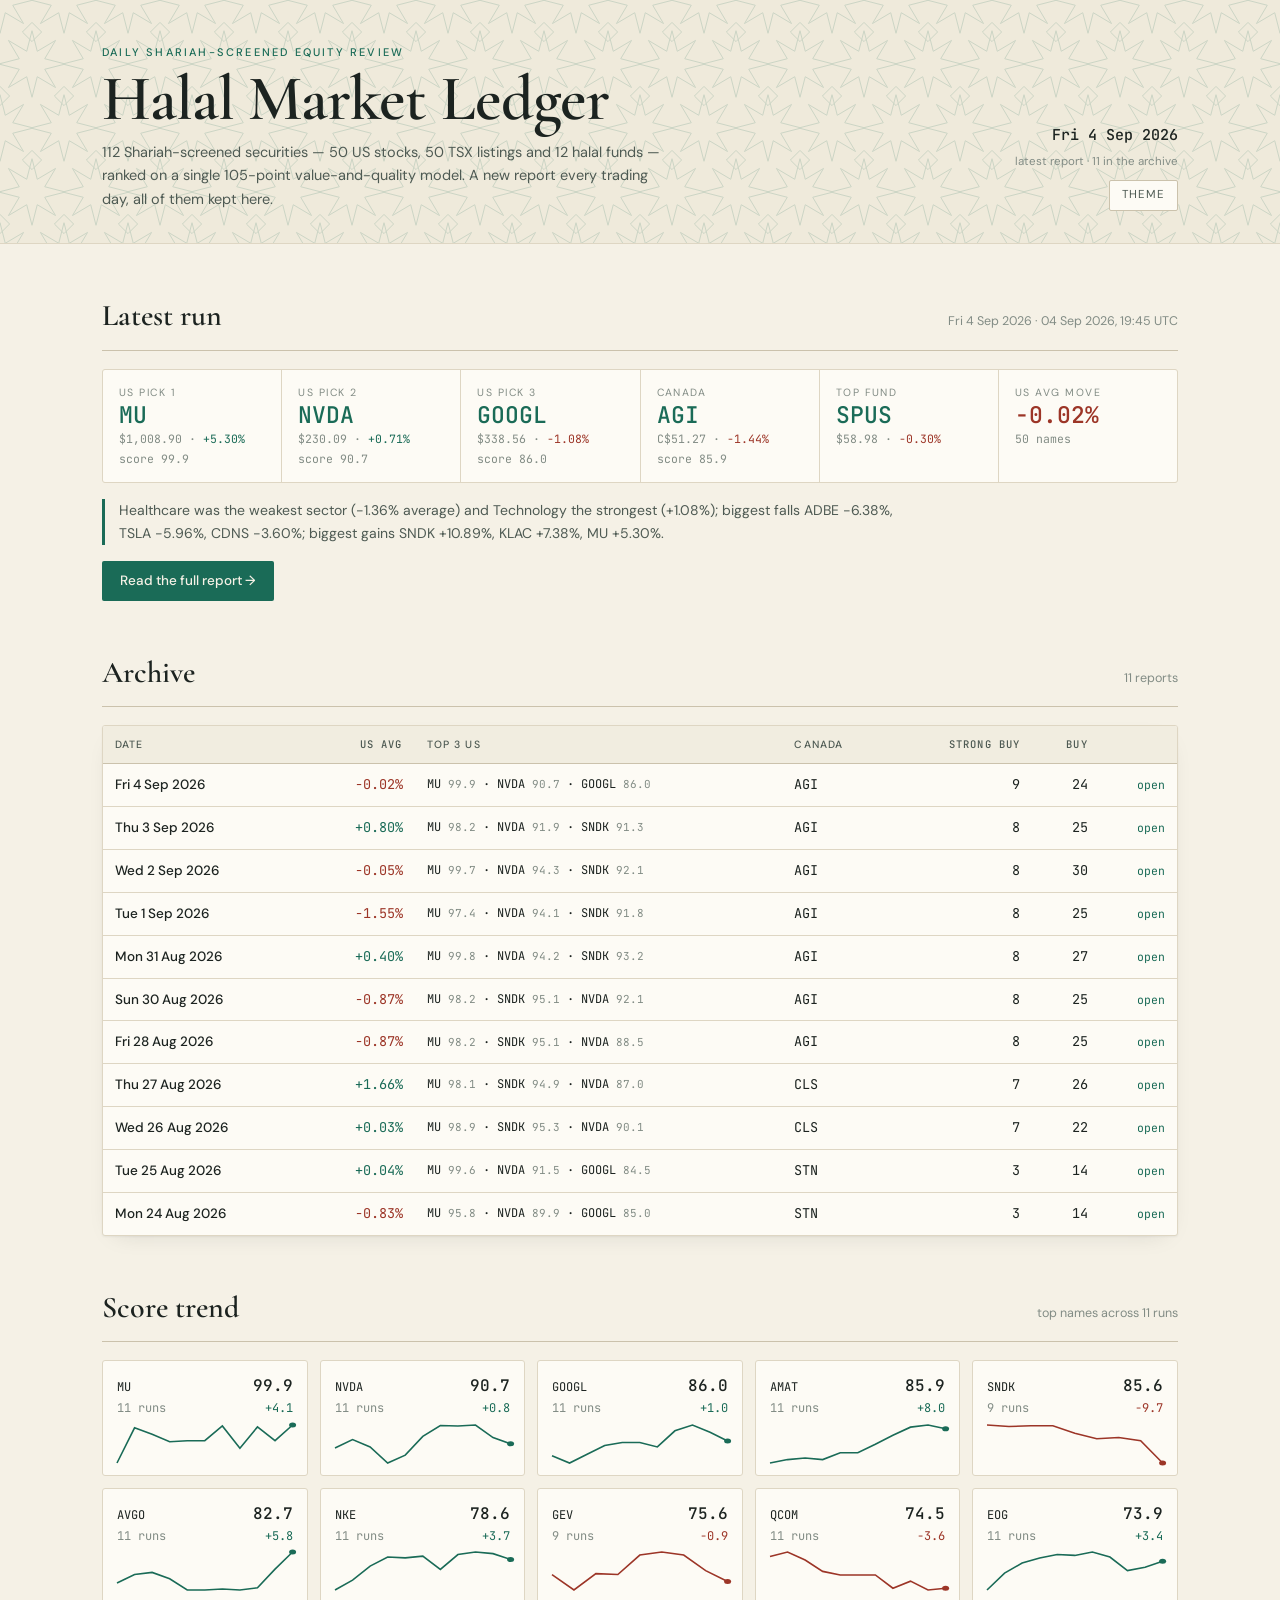
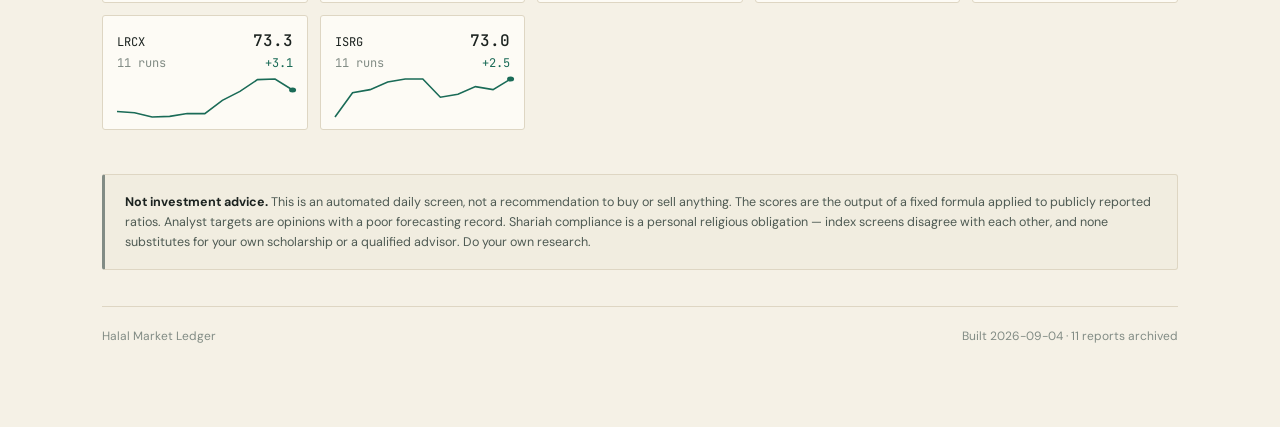
<file: index.html>
<!doctype html>
<html lang="en">
<head>
<meta charset="utf-8">
<meta name="viewport" content="width=device-width,initial-scale=1">
<title>Halal Market Ledger</title>
<meta name="description" content="Daily Shariah-screened equity review — 112 securities scored every trading day.">
<link rel="icon" href="data:image/svg+xml,<svg xmlns=%22http://www.w3.org/2000/svg%22 viewBox=%220 0 100 100%22><text y=%22.9em%22 font-size=%2290%22>🌙</text></svg>">
<link rel="preconnect" href="https://fonts.googleapis.com">
<link rel="preconnect" href="https://fonts.gstatic.com" crossorigin>
<link rel="stylesheet" href="https://fonts.googleapis.com/css2?family=Cormorant+Garamond:wght@400;500;600;700&family=DM+Sans:opsz,wght@9..40,300;9..40,400;9..40,500;9..40,700&family=JetBrains+Mono:wght@400;500;700&display=swap">
<link rel="stylesheet" href="assets/style.css">
</head>
<body>
<script>(function(){try{var t=localStorage.getItem('hml-theme');if(t)document.documentElement.setAttribute('data-theme',t);}catch(e){}})();</script>

<div class="hero"><canvas id="stars"></canvas><div class="hero-in">
<div class="brand"><span class="eyebrow">Daily Shariah-Screened Equity Review</span><h1>Halal Market Ledger</h1><p class="sub">112 Shariah-screened securities &mdash; 50 US stocks, 50 TSX listings and 12 halal funds &mdash; ranked on a single 105-point value-and-quality model. A new report every trading day, all of them kept here.</p></div>
<div class="stamp">
<span class="big">Fri 4 Sep 2026</span>
<span class="sm">latest report &middot; 11 in the archive</span>
<button class="themebtn" id="themebtn" type="button" aria-label="Switch colour theme">Theme</button>
<script>
(function(){
  var b=document.getElementById('themebtn'); if(!b) return;
  b.addEventListener('click',function(){
    var de=document.documentElement, cur=de.getAttribute('data-theme');
    if(!cur){ cur = window.matchMedia && window.matchMedia('(prefers-color-scheme: dark)').matches ? 'dark':'light'; }
    var next = cur==='dark' ? 'light':'dark';
    de.setAttribute('data-theme',next);
    try{ localStorage.setItem('hml-theme',next); }catch(e){}
  });
})();
</script>
</div></div></div>
<div class="wrap">
<section><div class="sec-head"><h2>Latest run</h2><span class="sec-note">Fri 4 Sep 2026 &middot; 04 Sep 2026, 19:45 UTC</span></div>
<div class="strip">
<div class="sc"><span class="l">US pick 1</span><span class="v">MU</span><span class="m">$1,008.90 &middot; <span class="up">+5.30%</span></span><span class="m">score 99.9</span></div>
<div class="sc"><span class="l">US pick 2</span><span class="v">NVDA</span><span class="m">$230.09 &middot; <span class="up">+0.71%</span></span><span class="m">score 90.7</span></div>
<div class="sc"><span class="l">US pick 3</span><span class="v">GOOGL</span><span class="m">$338.56 &middot; <span class="down">-1.08%</span></span><span class="m">score 86.0</span></div>
<div class="sc"><span class="l">Canada</span><span class="v">AGI</span><span class="m">C$51.27 &middot; <span class="down">-1.44%</span></span><span class="m">score 85.9</span></div>
<div class="sc"><span class="l">Top fund</span><span class="v">SPUS</span><span class="m">$58.98 &middot; <span class="down">-0.30%</span></span></div>
<div class="sc"><span class="l">US avg move</span><span class="v"><span class="down">-0.02%</span></span><span class="m">50 names</span></div>
</div>
<p class="note">Healthcare was the weakest sector (-1.36% average) and Technology the strongest (+1.08%); biggest falls ADBE -6.38%, TSLA -5.96%, CDNS -3.60%; biggest gains SNDK +10.89%, KLAC +7.38%, MU +5.30%.</p>
<p style="margin-top:16px"><a class="cta" href="reports/2026-09-04.html">Read the full report &rarr;</a></p>
</section>
<section><div class="sec-head"><h2>Archive</h2><span class="sec-note">11 reports</span></div>
<div class="tw"><table><thead><tr><th>Date</th><th class="num">US avg</th><th>Top 3 US</th><th>Canada</th><th class="num">Strong Buy</th><th class="num">Buy</th><th></th></tr></thead><tbody>
<tr><td class="nm"><a href="reports/2026-09-04.html">Fri 4 Sep 2026</a></td><td class="num"><span class="down">-0.02%</span></td><td class="picks">MU <span class="mut">99.9</span> &middot; NVDA <span class="mut">90.7</span> &middot; GOOGL <span class="mut">86.0</span></td><td class="mono">AGI</td><td class="num">9</td><td class="num">24</td><td class="num"><a class="mini" href="reports/2026-09-04.html">open</a></td></tr>
<tr><td class="nm"><a href="reports/2026-09-03.html">Thu 3 Sep 2026</a></td><td class="num"><span class="up">+0.80%</span></td><td class="picks">MU <span class="mut">98.2</span> &middot; NVDA <span class="mut">91.9</span> &middot; SNDK <span class="mut">91.3</span></td><td class="mono">AGI</td><td class="num">8</td><td class="num">25</td><td class="num"><a class="mini" href="reports/2026-09-03.html">open</a></td></tr>
<tr><td class="nm"><a href="reports/2026-09-02.html">Wed 2 Sep 2026</a></td><td class="num"><span class="down">-0.05%</span></td><td class="picks">MU <span class="mut">99.7</span> &middot; NVDA <span class="mut">94.3</span> &middot; SNDK <span class="mut">92.1</span></td><td class="mono">AGI</td><td class="num">8</td><td class="num">30</td><td class="num"><a class="mini" href="reports/2026-09-02.html">open</a></td></tr>
<tr><td class="nm"><a href="reports/2026-09-01.html">Tue 1 Sep 2026</a></td><td class="num"><span class="down">-1.55%</span></td><td class="picks">MU <span class="mut">97.4</span> &middot; NVDA <span class="mut">94.1</span> &middot; SNDK <span class="mut">91.8</span></td><td class="mono">AGI</td><td class="num">8</td><td class="num">25</td><td class="num"><a class="mini" href="reports/2026-09-01.html">open</a></td></tr>
<tr><td class="nm"><a href="reports/2026-08-31.html">Mon 31 Aug 2026</a></td><td class="num"><span class="up">+0.40%</span></td><td class="picks">MU <span class="mut">99.8</span> &middot; NVDA <span class="mut">94.2</span> &middot; SNDK <span class="mut">93.2</span></td><td class="mono">AGI</td><td class="num">8</td><td class="num">27</td><td class="num"><a class="mini" href="reports/2026-08-31.html">open</a></td></tr>
<tr><td class="nm"><a href="reports/2026-08-30.html">Sun 30 Aug 2026</a></td><td class="num"><span class="down">-0.87%</span></td><td class="picks">MU <span class="mut">98.2</span> &middot; SNDK <span class="mut">95.1</span> &middot; NVDA <span class="mut">92.1</span></td><td class="mono">AGI</td><td class="num">8</td><td class="num">25</td><td class="num"><a class="mini" href="reports/2026-08-30.html">open</a></td></tr>
<tr><td class="nm"><a href="reports/2026-08-28.html">Fri 28 Aug 2026</a></td><td class="num"><span class="down">-0.87%</span></td><td class="picks">MU <span class="mut">98.2</span> &middot; SNDK <span class="mut">95.1</span> &middot; NVDA <span class="mut">88.5</span></td><td class="mono">AGI</td><td class="num">8</td><td class="num">25</td><td class="num"><a class="mini" href="reports/2026-08-28.html">open</a></td></tr>
<tr><td class="nm"><a href="reports/2026-08-27.html">Thu 27 Aug 2026</a></td><td class="num"><span class="up">+1.66%</span></td><td class="picks">MU <span class="mut">98.1</span> &middot; SNDK <span class="mut">94.9</span> &middot; NVDA <span class="mut">87.0</span></td><td class="mono">CLS</td><td class="num">7</td><td class="num">26</td><td class="num"><a class="mini" href="reports/2026-08-27.html">open</a></td></tr>
<tr><td class="nm"><a href="reports/2026-08-26.html">Wed 26 Aug 2026</a></td><td class="num"><span class="up">+0.03%</span></td><td class="picks">MU <span class="mut">98.9</span> &middot; SNDK <span class="mut">95.3</span> &middot; NVDA <span class="mut">90.1</span></td><td class="mono">CLS</td><td class="num">7</td><td class="num">22</td><td class="num"><a class="mini" href="reports/2026-08-26.html">open</a></td></tr>
<tr><td class="nm"><a href="reports/2026-08-25.html">Tue 25 Aug 2026</a></td><td class="num"><span class="up">+0.04%</span></td><td class="picks">MU <span class="mut">99.6</span> &middot; NVDA <span class="mut">91.5</span> &middot; GOOGL <span class="mut">84.5</span></td><td class="mono">STN</td><td class="num">3</td><td class="num">14</td><td class="num"><a class="mini" href="reports/2026-08-25.html">open</a></td></tr>
<tr><td class="nm"><a href="reports/2026-08-24.html">Mon 24 Aug 2026</a></td><td class="num"><span class="down">-0.83%</span></td><td class="picks">MU <span class="mut">95.8</span> &middot; NVDA <span class="mut">89.9</span> &middot; GOOGL <span class="mut">85.0</span></td><td class="mono">STN</td><td class="num">3</td><td class="num">14</td><td class="num"><a class="mini" href="reports/2026-08-24.html">open</a></td></tr>
</tbody></table></div></section>
<section><div class="sec-head"><h2>Score trend</h2><span class="sec-note">top names across 11 runs</span></div>
<div id="trend" class="tgrid"></div></section>
<div class="disc"><b>Not investment advice.</b> This is an automated daily screen, not a recommendation to buy or sell anything. The scores are the output of a fixed formula applied to publicly reported ratios. Analyst targets are opinions with a poor forecasting record. Shariah compliance is a personal religious obligation &mdash; index screens disagree with each other, and none substitutes for your own scholarship or a qualified advisor. Do your own research.</div>
<footer><span>Halal Market Ledger</span><span>Built 2026-09-04 &middot; 11 reports archived</span></footer>
</div>
<script id="hist" type="application/json">[{"d": "2026-09-04", "us": [{"t": "MU", "p": 1008.898, "c": 5.295019, "s": 99.9, "v": "Strong Buy"}, {"t": "NVDA", "p": 230.085, "c": 0.7135062, "s": 90.7, "v": "Strong Buy"}, {"t": "GOOGL", "p": 338.56, "c": -1.0810214, "s": 86.0, "v": "Strong Buy"}, {"t": "AMAT", "p": 454.05, "c": 4.1614056, "s": 85.9, "v": "Strong Buy"}, {"t": "SNDK", "p": 1724.26, "c": 10.885602, "s": 85.6, "v": "Strong Buy"}, {"t": "AVGO", "p": 356.88, "c": -0.078395896, "s": 82.7, "v": "Strong Buy"}, {"t": "NKE", "p": 38.495, "c": -0.6964159, "s": 78.6, "v": "Buy"}, {"t": "GEV", "p": 940.685, "c": -0.1226354, "s": 75.6, "v": "Buy"}, {"t": "QCOM", "p": 167.935, "c": -0.3767039, "s": 74.5, "v": "Buy"}, {"t": "EOG", "p": 145.26, "c": -0.4795918, "s": 73.9, "v": "Buy"}, {"t": "LRCX", "p": 305.8, "c": 4.4899225, "s": 73.3, "v": "Buy"}, {"t": "ISRG", "p": 366.28, "c": -0.9598972, "s": 73.0, "v": "Buy"}, {"t": "TXN", "p": 258.09, "c": 1.6782864, "s": 72.7, "v": "Buy"}, {"t": "KLAC", "p": 185.71, "c": 7.38364, "s": 71.5, "v": "Buy"}, {"t": "NEM", "p": 128.15, "c": -1.7480632, "s": 71.2, "v": "Buy"}, {"t": "ASML", "p": 1709.04, "c": 3.8179128, "s": 71.0, "v": "Buy"}, {"t": "ORCL", "p": 157.68, "c": 2.3630223, "s": 70.8, "v": "Wait"}, {"t": "CDNS", "p": 293.9, "c": -3.599838, "s": 70.2, "v": "Buy"}, {"t": "TJX", "p": 132.425, "c": 0.17777488, "s": 68.9, "v": "Buy"}, {"t": "SYK", "p": 303.6475, "c": -1.409948, "s": 68.1, "v": "Buy"}, {"t": "MSFT", "p": 499.66, "c": -2.0465777, "s": 66.6, "v": "Buy"}, {"t": "CSCO", "p": 109.29, "c": 0.6260936, "s": 65.1, "v": "Buy"}, {"t": "VRTX", "p": 544.9, "c": -2.3406692, "s": 64.3, "v": "Hold"}, {"t": "REGN", "p": 827.83, "c": -1.8542396, "s": 63.7, "v": "Hold"}, {"t": "AMD", "p": 474.28, "c": 3.9722893, "s": 63.6, "v": "Hold"}, {"t": "ADI", "p": 361.19, "c": 1.3155687, "s": 63.5, "v": "Hold"}, {"t": "COP", "p": 134.41, "c": -0.9652207, "s": 63.3, "v": "Hold"}, {"t": "ANET", "p": 192.9, "c": 0.76263654, "s": 62.3, "v": "Hold"}, {"t": "ADBE", "p": 267.51, "c": -6.3829756, "s": 59.8, "v": "Hold"}, {"t": "CTAS", "p": 200.71, "c": -0.16911034, "s": 59.6, "v": "Hold"}, {"t": "PG", "p": 146.44, "c": -0.32670552, "s": 59.0, "v": "Hold"}, {"t": "XOM", "p": 159.67, "c": -1.5627912, "s": 58.1, "v": "Hold"}, {"t": "FTNT", "p": 155.86, "c": -0.31977487, "s": 56.7, "v": "Hold"}, {"t": "LLY", "p": 1143.29, "c": -1.406514, "s": 56.6, "v": "Hold"}, {"t": "HD", "p": 321.7, "c": 1.1412597, "s": 55.9, "v": "Wait"}, {"t": "LIN", "p": 477.77, "c": -0.9166539, "s": 54.6, "v": "Hold"}, {"t": "AAPL", "p": 320.55, "c": -2.3323123, "s": 53.2, "v": "Hold"}, {"t": "JNJ", "p": 275.49, "c": -1.0559216, "s": 52.5, "v": "Hold"}, {"t": "ABT", "p": 108.54, "c": -0.22980054, "s": 51.8, "v": "Hold"}, {"t": "ITW", "p": 269.54, "c": -0.7767294, "s": 51.8, "v": "Wait"}, {"t": "EMR", "p": 152.49, "c": 1.5178741, "s": 51.4, "v": "Hold"}, {"t": "DHR", "p": 207.45, "c": -1.6964421, "s": 51.1, "v": "Hold"}, {"t": "TMO", "p": 611.66, "c": -1.0947107, "s": 50.1, "v": "Hold"}, {"t": "CRM", "p": 260.22, "c": -1.5921006, "s": 49.2, "v": "Hold"}, {"t": "TSLA", "p": 353.935, "c": -5.959369, "s": 42.1, "v": "Wait"}, {"t": "CRWD", "p": 212.545, "c": -1.1280658, "s": 38.5, "v": "Wait"}, {"t": "PANW", "p": 330.83, "c": -0.33440256, "s": 37.8, "v": "Wait"}, {"t": "ABBV", "p": 256.075, "c": -1.5852581, "s": 34.5, "v": "Skip"}, {"t": "NOW", "p": 140.55, "c": -3.4617717, "s": 33.6, "v": "Skip"}, {"t": "MRK", "p": 150.37, "c": -1.2931609, "s": 28.9, "v": "Skip"}]}, {"d": "2026-09-03", "us": [{"t": "MU", "p": 958.16, "c": 0.27089426, "s": 98.2, "v": "Strong Buy"}, {"t": "NVDA", "p": 228.45, "c": 1.7624, "s": 91.9, "v": "Strong Buy"}, {"t": "SNDK", "p": 1554.99, "c": 0.10235392, "s": 91.3, "v": "Strong Buy"}, {"t": "AMAT", "p": 435.91, "c": -0.57473636, "s": 86.8, "v": "Strong Buy"}, {"t": "GOOGL", "p": 342.48, "c": 1.5869739, "s": 86.6, "v": "Strong Buy"}, {"t": "AVGO", "p": 357.16, "c": -2.77339, "s": 79.5, "v": "Buy"}, {"t": "NKE", "p": 38.75, "c": 1.2684628, "s": 79.3, "v": "Buy"}, {"t": "GEV", "p": 942.21, "c": 2.1358283, "s": 77.0, "v": "Buy"}, {"t": "KLAC", "p": 172.94, "c": 0.39475673, "s": 75.0, "v": "Buy"}, {"t": "LRCX", "p": 292.66, "c": 1.4844612, "s": 74.9, "v": "Buy"}, {"t": "QCOM", "p": 168.57, "c": -0.30761302, "s": 74.3, "v": "Buy"}, {"t": "EOG", "p": 145.975, "c": -2.0542512, "s": 73.2, "v": "Buy"}, {"t": "NEM", "p": 130.445, "c": 4.3955145, "s": 73.1, "v": "Hold"}, {"t": "TXN", "p": 253.83, "c": -0.42778504, "s": 72.6, "v": "Buy"}, {"t": "ISRG", "p": 369.83, "c": -0.551258, "s": 72.3, "v": "Buy"}, {"t": "ORCL", "p": 154.05, "c": 5.6672344, "s": 71.9, "v": "Wait"}, {"t": "ASML", "p": 1646.19, "c": -2.1464725, "s": 70.8, "v": "Buy"}, {"t": "TJX", "p": 132.22, "c": 0.6320934, "s": 69.3, "v": "Buy"}, {"t": "CDNS", "p": 304.875, "c": -0.5706459, "s": 68.6, "v": "Buy"}, {"t": "MSFT", "p": 510.12, "c": 2.6669617, "s": 67.3, "v": "Buy"}, {"t": "SYK", "p": 308.05, "c": -1.4398267, "s": 67.1, "v": "Buy"}, {"t": "CSCO", "p": 108.61, "c": -0.7720079, "s": 65.2, "v": "Buy"}, {"t": "ANET", "p": 191.43, "c": 2.8363814, "s": 64.2, "v": "Hold"}, {"t": "AMD", "p": 456.16, "c": -0.24066997, "s": 63.7, "v": "Hold"}, {"t": "VRTX", "p": 557.96, "c": 0.21733667, "s": 63.7, "v": "Hold"}, {"t": "ADI", "p": 356.5, "c": 0.22209343, "s": 63.7, "v": "Hold"}, {"t": "REGN", "p": 843.47, "c": -1.0046663, "s": 62.9, "v": "Hold"}, {"t": "COP", "p": 135.72, "c": -1.1825784, "s": 62.6, "v": "Hold"}, {"t": "ADBE", "p": 285.75, "c": 2.1373103, "s": 61.6, "v": "Hold"}, {"t": "CTAS", "p": 201.05, "c": 1.4942738, "s": 60.6, "v": "Hold"}, {"t": "PG", "p": 146.88, "c": -0.5350808, "s": 58.8, "v": "Hold"}, {"t": "FTNT", "p": 156.36, "c": 1.1776935, "s": 57.5, "v": "Hold"}, {"t": "XOM", "p": 162.24, "c": -1.1940247, "s": 57.1, "v": "Hold"}, {"t": "HD", "p": 318.07, "c": 0.5171136, "s": 56.3, "v": "Wait"}, {"t": "LLY", "p": 1159.5, "c": 0.010343694, "s": 55.9, "v": "Hold"}, {"t": "LIN", "p": 482.19, "c": -0.8104353, "s": 54.3, "v": "Hold"}, {"t": "AAPL", "p": 328.21, "c": 0.9385827, "s": 53.7, "v": "Hold"}, {"t": "JNJ", "p": 278.47, "c": 1.2063543, "s": 53.5, "v": "Hold"}, {"t": "ITW", "p": 271.61, "c": 0.9104806, "s": 52.2, "v": "Wait"}, {"t": "EMR", "p": 150.22, "c": 0.81909513, "s": 52.0, "v": "Hold"}, {"t": "ABT", "p": 108.79, "c": -1.5524613, "s": 51.3, "v": "Hold"}, {"t": "TMO", "p": 618.37, "c": 1.5808321, "s": 50.9, "v": "Hold"}, {"t": "DHR", "p": 211.0, "c": 0.4167758, "s": 50.7, "v": "Hold"}, {"t": "CRM", "p": 264.42, "c": 2.8217804, "s": 50.5, "v": "Hold"}, {"t": "TSLA", "p": 376.365, "c": 5.421411, "s": 43.5, "v": "Wait"}, {"t": "CRWD", "p": 214.97, "c": 5.6779094, "s": 40.7, "v": "Wait"}, {"t": "PANW", "p": 331.94, "c": 1.0533339, "s": 38.4, "v": "Wait"}, {"t": "NOW", "p": 145.52, "c": 6.451135, "s": 36.9, "v": "Wait"}, {"t": "ABBV", "p": 260.21, "c": -0.61134267, "s": 33.8, "v": "Skip"}, {"t": "MRK", "p": 152.335, "c": 0.39573836, "s": 29.4, "v": "Skip"}]}, {"d": "2026-09-02", "us": [{"t": "MU", "p": 955.34, "c": 2.354462, "s": 99.7, "v": "Strong Buy"}, {"t": "NVDA", "p": 224.19, "c": 3.1043046, "s": 94.3, "v": "Strong Buy"}, {"t": "SNDK", "p": 1555.41, "c": 1.2063506, "s": 92.1, "v": "Strong Buy"}, {"t": "GOOGL", "p": 337.175, "c": 0.64324486, "s": 87.1, "v": "Strong Buy"}, {"t": "AMAT", "p": 437.94, "c": -0.8849165, "s": 86.3, "v": "Strong Buy"}, {"t": "NKE", "p": 38.245, "c": 0.32791185, "s": 79.5, "v": "Buy"}, {"t": "GEV", "p": 922.69, "c": 2.6888332, "s": 79.0, "v": "Buy"}, {"t": "AVGO", "p": 367.22, "c": -0.6708452, "s": 76.0, "v": "Buy"}, {"t": "KLAC", "p": 172.22, "c": 0.77238584, "s": 75.7, "v": "Buy"}, {"t": "QCOM", "p": 169.92, "c": 1.986674, "s": 75.3, "v": "Buy"}, {"t": "LRCX", "p": 287.92, "c": -0.7856646, "s": 74.8, "v": "Buy"}, {"t": "NEM", "p": 125.09, "c": 1.9978836, "s": 74.6, "v": "Buy"}, {"t": "TXN", "p": 254.7, "c": 0.5369024, "s": 72.9, "v": "Buy"}, {"t": "EOG", "p": 148.69, "c": 0.21570075, "s": 72.8, "v": "Buy"}, {"t": "ISRG", "p": 372.05, "c": 0.7582905, "s": 72.5, "v": "Buy"}, {"t": "ORCL", "p": 145.77, "c": 3.1630242, "s": 72.2, "v": "Wait"}, {"t": "ASML", "p": 1681.5, "c": 0.98249906, "s": 70.3, "v": "Buy"}, {"t": "TJX", "p": 131.51, "c": -1.2756035, "s": 69.0, "v": "Buy"}, {"t": "CDNS", "p": 306.5, "c": -2.0891926, "s": 67.8, "v": "Buy"}, {"t": "MSFT", "p": 496.67, "c": -0.86636335, "s": 67.2, "v": "Buy"}, {"t": "SYK", "p": 312.465, "c": -1.5548197, "s": 66.0, "v": "Buy"}, {"t": "REGN", "p": 852.7, "c": 3.5056207, "s": 65.3, "v": "Hold"}, {"t": "VRTX", "p": 556.95, "c": 1.6886958, "s": 64.9, "v": "Hold"}, {"t": "CSCO", "p": 109.425, "c": -0.28705046, "s": 64.8, "v": "Hold"}, {"t": "ANET", "p": 185.575, "c": -1.954981, "s": 64.0, "v": "Hold"}, {"t": "ADI", "p": 355.67, "c": 0.32720402, "s": 64.0, "v": "Hold"}, {"t": "AMD", "p": 456.62, "c": -0.6505495, "s": 63.5, "v": "Hold"}, {"t": "COP", "p": 137.14, "c": 0.67185056, "s": 62.8, "v": "Hold"}, {"t": "CTAS", "p": 198.06, "c": -1.2612786, "s": 60.2, "v": "Hold"}, {"t": "ADBE", "p": 279.95, "c": -2.1427484, "s": 59.5, "v": "Hold"}, {"t": "PG", "p": 147.73, "c": 1.039593, "s": 59.3, "v": "Hold"}, {"t": "XOM", "p": 164.16, "c": -0.23700966, "s": 56.6, "v": "Hold"}, {"t": "LLY", "p": 1159.7, "c": -0.012501684, "s": 55.9, "v": "Hold"}, {"t": "HD", "p": 318.475, "c": -0.40653205, "s": 55.7, "v": "Wait"}, {"t": "FTNT", "p": 154.56, "c": -4.5041757, "s": 55.6, "v": "Hold"}, {"t": "JNJ", "p": 275.46, "c": 1.5745378, "s": 53.9, "v": "Hold"}, {"t": "LIN", "p": 487.52, "c": 0.15613018, "s": 53.9, "v": "Hold"}, {"t": "AAPL", "p": 324.95, "c": -0.055360217, "s": 53.0, "v": "Hold"}, {"t": "EMR", "p": 149.07, "c": 0.9991132, "s": 52.6, "v": "Hold"}, {"t": "ITW", "p": 268.92, "c": -0.35571048, "s": 52.1, "v": "Wait"}, {"t": "DHR", "p": 210.32, "c": 1.6285751, "s": 51.8, "v": "Hold"}, {"t": "ABT", "p": 110.58, "c": 1.5147356, "s": 51.7, "v": "Hold"}, {"t": "TMO", "p": 608.79, "c": 1.3805126, "s": 51.7, "v": "Hold"}, {"t": "CRM", "p": 256.89, "c": -0.46880722, "s": 50.4, "v": "Hold"}, {"t": "TSLA", "p": 356.88, "c": 0.21624045, "s": 44.1, "v": "Wait"}, {"t": "CRWD", "p": 203.5376, "c": -5.365699, "s": 39.5, "v": "Wait"}, {"t": "PANW", "p": 328.66, "c": -9.23251, "s": 38.1, "v": "Wait"}, {"t": "NOW", "p": 136.62, "c": -4.394681, "s": 35.0, "v": "Skip"}, {"t": "ABBV", "p": 261.19, "c": 0.46156093, "s": 34.1, "v": "Skip"}, {"t": "MRK", "p": 151.595, "c": 1.1577476, "s": 30.0, "v": "Skip"}]}, {"d": "2026-09-01", "us": [{"t": "MU", "p": 933.44, "c": -2.6378624, "s": 97.4, "v": "Strong Buy"}, {"t": "NVDA", "p": 217.44, "c": -1.387754, "s": 94.1, "v": "Strong Buy"}, {"t": "SNDK", "p": 1536.87, "c": -1.9039992, "s": 91.8, "v": "Strong Buy"}, {"t": "GOOGL", "p": 335.02, "c": -1.2759738, "s": 86.7, "v": "Strong Buy"}, {"t": "AMAT", "p": 441.85, "c": -3.6082828, "s": 84.4, "v": "Strong Buy"}, {"t": "GEV", "p": 898.49, "c": -0.004456063, "s": 79.4, "v": "Buy"}, {"t": "NKE", "p": 38.15, "c": -1.293661, "s": 79.2, "v": "Buy"}, {"t": "AVGO", "p": 369.68, "c": -0.17821561, "s": 75.6, "v": "Buy"}, {"t": "KLAC", "p": 170.89, "c": -2.5990298, "s": 75.1, "v": "Buy"}, {"t": "QCOM", "p": 166.61, "c": -2.2700582, "s": 74.5, "v": "Buy"}, {"t": "EOG", "p": 148.28, "c": 2.2901235, "s": 74.4, "v": "Buy"}, {"t": "NEM", "p": 122.66, "c": -2.6971235, "s": 73.5, "v": "Buy"}, {"t": "LRCX", "p": 290.2, "c": -3.7447274, "s": 73.1, "v": "Buy"}, {"t": "ISRG", "p": 369.25, "c": -2.0193138, "s": 72.0, "v": "Buy"}, {"t": "TXN", "p": 253.34, "c": -2.9013865, "s": 71.9, "v": "Buy"}, {"t": "ASML", "p": 1665.14, "c": -1.8201541, "s": 69.9, "v": "Buy"}, {"t": "ORCL", "p": 141.261, "c": -5.3249297, "s": 68.7, "v": "Wait"}, {"t": "TJX", "p": 133.23, "c": -0.50780964, "s": 68.4, "v": "Buy"}, {"t": "REGN", "p": 823.82, "c": 3.096059, "s": 66.5, "v": "Hold"}, {"t": "MSFT", "p": 501.02, "c": -1.2359833, "s": 66.3, "v": "Buy"}, {"t": "SYK", "p": 317.44, "c": -1.9641709, "s": 64.7, "v": "Hold"}, {"t": "COP", "p": 136.25, "c": 2.8379457, "s": 64.6, "v": "Hold"}, {"t": "VRTX", "p": 547.65, "c": 0.574819, "s": 64.5, "v": "Hold"}, {"t": "CSCO", "p": 109.74, "c": -0.67879444, "s": 64.5, "v": "Hold"}, {"t": "CDNS", "p": 313.04, "c": -7.597848, "s": 64.4, "v": "Hold"}, {"t": "ADI", "p": 354.52, "c": -1.8058995, "s": 63.6, "v": "Hold"}, {"t": "AMD", "p": 459.61, "c": -2.3602176, "s": 62.6, "v": "Hold"}, {"t": "ANET", "p": 189.17, "c": -3.3318024, "s": 62.1, "v": "Hold"}, {"t": "PG", "p": 146.21, "c": 0.7338771, "s": 59.8, "v": "Hold"}, {"t": "CTAS", "p": 200.59, "c": -0.59467614, "s": 59.5, "v": "Hold"}, {"t": "ADBE", "p": 286.08, "c": -2.2917523, "s": 59.3, "v": "Hold"}, {"t": "XOM", "p": 164.56, "c": 2.2553618, "s": 58.1, "v": "Hold"}, {"t": "LLY", "p": 1159.9312, "c": 0.26194784, "s": 56.1, "v": "Hold"}, {"t": "AAPL", "p": 325.13, "c": 2.6132236, "s": 54.9, "v": "Hold"}, {"t": "HD", "p": 319.78, "c": -2.4402893, "s": 54.8, "v": "Wait"}, {"t": "JNJ", "p": 271.38, "c": 2.0424254, "s": 54.6, "v": "Hold"}, {"t": "LIN", "p": 486.76, "c": -0.52696884, "s": 53.7, "v": "Hold"}, {"t": "FTNT", "p": 161.85, "c": -5.3121085, "s": 52.5, "v": "Hold"}, {"t": "EMR", "p": 147.645, "c": -3.1454985, "s": 51.5, "v": "Hold"}, {"t": "ITW", "p": 269.95, "c": -1.9686123, "s": 51.5, "v": "Wait"}, {"t": "ABT", "p": 108.96, "c": -1.2776401, "s": 51.3, "v": "Hold"}, {"t": "TMO", "p": 600.36, "c": -2.712687, "s": 50.6, "v": "Hold"}, {"t": "DHR", "p": 206.985, "c": -3.0787587, "s": 50.4, "v": "Hold"}, {"t": "CRM", "p": 258.16, "c": 0.2407374, "s": 48.9, "v": "Hold"}, {"t": "TSLA", "p": 356.09, "c": -3.2232683, "s": 43.0, "v": "Wait"}, {"t": "CRWD", "p": 215.07, "c": -6.896101, "s": 35.3, "v": "Skip"}, {"t": "ABBV", "p": 260.01, "c": 1.4000453, "s": 35.1, "v": "Skip"}, {"t": "NOW", "p": 142.8939, "c": -3.4435432, "s": 33.3, "v": "Skip"}, {"t": "MRK", "p": 149.94, "c": 1.4753709, "s": 30.3, "v": "Skip"}, {"t": "PANW", "p": 362.09, "c": -5.244291, "s": 30.1, "v": "Skip"}]}, {"d": "2026-08-31", "us": [{"t": "MU", "p": 958.73, "c": 2.7731917, "s": 99.8, "v": "Strong Buy"}, {"t": "NVDA", "p": 220.78, "c": 1.4847142, "s": 94.2, "v": "Strong Buy"}, {"t": "SNDK", "p": 1566.7, "c": 5.5031023, "s": 93.2, "v": "Strong Buy"}, {"t": "GOOGL", "p": 339.35, "c": -2.0889208, "s": 85.6, "v": "Strong Buy"}, {"t": "AMAT", "p": 458.39, "c": -0.7104639, "s": 82.3, "v": "Strong Buy"}, {"t": "GEV", "p": 898.53, "c": -1.46941, "s": 79.0, "v": "Buy"}, {"t": "NKE", "p": 39.06, "c": -1.36363, "s": 77.4, "v": "Buy"}, {"t": "QCOM", "p": 170.48, "c": 3.8309236, "s": 76.0, "v": "Buy"}, {"t": "AVGO", "p": 370.34, "c": 0.42029008, "s": 75.8, "v": "Buy"}, {"t": "EOG", "p": 144.96, "c": 1.12313, "s": 75.0, "v": "Buy"}, {"t": "KLAC", "p": 175.45, "c": -0.051268283, "s": 73.6, "v": "Buy"}, {"t": "NEM", "p": 126.06, "c": -1.50024, "s": 72.3, "v": "Buy"}, {"t": "LRCX", "p": 301.49, "c": -0.13580777, "s": 71.8, "v": "Buy"}, {"t": "ISRG", "p": 376.86, "c": 1.1433116, "s": 71.8, "v": "Buy"}, {"t": "TXN", "p": 260.91, "c": 0.8776635, "s": 71.2, "v": "Buy"}, {"t": "ORCL", "p": 149.12, "c": -1.14684, "s": 69.5, "v": "Wait"}, {"t": "ASML", "p": 1696.01, "c": -0.008844945, "s": 69.3, "v": "Buy"}, {"t": "TJX", "p": 133.91, "c": -0.895494, "s": 67.9, "v": "Buy"}, {"t": "REGN", "p": 799.08, "c": 0.61572355, "s": 66.8, "v": "Buy"}, {"t": "COP", "p": 132.49, "c": 1.64173, "s": 65.7, "v": "Buy"}, {"t": "MSFT", "p": 507.29, "c": -1.2151228, "s": 65.4, "v": "Buy"}, {"t": "VRTX", "p": 544.52, "c": 0.5224422, "s": 64.8, "v": "Hold"}, {"t": "CSCO", "p": 110.49, "c": 0.5094129, "s": 64.6, "v": "Hold"}, {"t": "SYK", "p": 323.8, "c": -2.08353, "s": 63.3, "v": "Hold"}, {"t": "AMD", "p": 470.72, "c": 1.1040025, "s": 62.4, "v": "Hold"}, {"t": "ADI", "p": 362.14, "c": 0.099512376, "s": 62.4, "v": "Hold"}, {"t": "CDNS", "p": 338.78, "c": -0.4729915, "s": 61.2, "v": "Hold"}, {"t": "ANET", "p": 195.69, "c": 0.158664, "s": 61.0, "v": "Hold"}, {"t": "PG", "p": 145.12, "c": 0.931977, "s": 60.4, "v": "Hold"}, {"t": "ADBE", "p": 292.79, "c": 0.43565434, "s": 60.2, "v": "Hold"}, {"t": "XOM", "p": 160.95, "c": 2.70563, "s": 59.8, "v": "Hold"}, {"t": "CTAS", "p": 201.79, "c": -1.1705356, "s": 58.9, "v": "Hold"}, {"t": "FTNT", "p": 170.93, "c": 2.969875, "s": 56.0, "v": "Hold"}, {"t": "LLY", "p": 1156.73, "c": -1.52221, "s": 55.7, "v": "Hold"}, {"t": "AAPL", "p": 316.85, "c": -0.8914626, "s": 54.4, "v": "Hold"}, {"t": "JNJ", "p": 265.85, "c": -0.817043, "s": 54.2, "v": "Hold"}, {"t": "HD", "p": 327.83, "c": -0.714745, "s": 53.6, "v": "Wait"}, {"t": "LIN", "p": 489.58, "c": 0.014295276, "s": 53.5, "v": "Hold"}, {"t": "ABT", "p": 110.36, "c": -1.87606, "s": 50.2, "v": "Hold"}, {"t": "ITW", "p": 275.37, "c": -1.68869, "s": 50.1, "v": "Wait"}, {"t": "EMR", "p": 152.44, "c": -1.76569, "s": 49.9, "v": "Hold"}, {"t": "TMO", "p": 617.1, "c": -0.816487, "s": 49.5, "v": "Hold"}, {"t": "CRM", "p": 257.54, "c": 0.601566, "s": 49.4, "v": "Hold"}, {"t": "DHR", "p": 213.56, "c": -1.16167, "s": 49.1, "v": "Hold"}, {"t": "TSLA", "p": 367.95, "c": 5.5053797, "s": 44.8, "v": "Wait"}, {"t": "CRWD", "p": 231.0, "c": 5.7692337, "s": 37.0, "v": "Wait"}, {"t": "NOW", "p": 147.99, "c": 2.2666, "s": 35.9, "v": "Skip"}, {"t": "ABBV", "p": 256.42, "c": 0.367942, "s": 35.2, "v": "Skip"}, {"t": "PANW", "p": 382.13, "c": 2.836462, "s": 33.5, "v": "Skip"}, {"t": "MRK", "p": 147.76, "c": -0.397716, "s": 29.4, "v": "Skip"}]}, {"d": "2026-08-30", "us": [{"t": "MU", "p": 932.86, "c": -0.27047855, "s": 98.2, "v": "Strong Buy"}, {"t": "SNDK", "p": 1484.98, "c": 0.002022243, "s": 95.1, "v": "Strong Buy"}, {"t": "NVDA", "p": 217.55, "c": -4.5749598, "s": 92.1, "v": "Strong Buy"}, {"t": "GOOGL", "p": 346.59, "c": 1.743726, "s": 85.9, "v": "Strong Buy"}, {"t": "AMAT", "p": 461.67, "c": -4.2893214, "s": 80.3, "v": "Strong Buy"}, {"t": "NKE", "p": 39.6, "c": 3.01769, "s": 79.0, "v": "Buy"}, {"t": "GEV", "p": 911.93, "c": -4.39282, "s": 76.5, "v": "Buy"}, {"t": "QCOM", "p": 164.19, "c": -0.35805094, "s": 76.0, "v": "Buy"}, {"t": "AVGO", "p": 368.79, "c": -0.74016255, "s": 75.6, "v": "Buy"}, {"t": "EOG", "p": 143.35, "c": -0.795844, "s": 74.6, "v": "Buy"}, {"t": "ISRG", "p": 372.6, "c": 1.5065242, "s": 73.0, "v": "Buy"}, {"t": "KLAC", "p": 175.54, "c": -4.47843, "s": 72.0, "v": "Buy"}, {"t": "NEM", "p": 127.98, "c": -3.25799, "s": 70.4, "v": "Buy"}, {"t": "TXN", "p": 258.64, "c": -2.9639053, "s": 69.9, "v": "Buy"}, {"t": "LRCX", "p": 301.9, "c": -5.2357316, "s": 69.9, "v": "Buy"}, {"t": "ORCL", "p": 150.85, "c": -0.717386, "s": 69.5, "v": "Wait"}, {"t": "ASML", "p": 1696.16, "c": -2.2391787, "s": 68.4, "v": "Buy"}, {"t": "TJX", "p": 135.12, "c": 0.670536, "s": 67.9, "v": "Buy"}, {"t": "REGN", "p": 794.19, "c": -1.6738706, "s": 66.2, "v": "Buy"}, {"t": "MSFT", "p": 513.53, "c": 1.6770349, "s": 66.0, "v": "Buy"}, {"t": "COP", "p": 130.35, "c": 0.640829, "s": 66.0, "v": "Buy"}, {"t": "VRTX", "p": 541.69, "c": -1.0702193, "s": 64.5, "v": "Hold"}, {"t": "SYK", "p": 330.69, "c": 2.6605, "s": 64.2, "v": "Hold"}, {"t": "CSCO", "p": 109.93, "c": -1.9794928, "s": 64.1, "v": "Hold"}, {"t": "AMD", "p": 465.58, "c": -2.326563, "s": 61.6, "v": "Hold"}, {"t": "ADI", "p": 361.78, "c": -3.4016852, "s": 61.2, "v": "Hold"}, {"t": "PG", "p": 143.78, "c": 0.447114, "s": 60.7, "v": "Hold"}, {"t": "ADBE", "p": 291.52, "c": 0.81964207, "s": 60.5, "v": "Hold"}, {"t": "CDNS", "p": 340.39, "c": -2.0601277, "s": 60.4, "v": "Hold"}, {"t": "ANET", "p": 195.38, "c": -2.83952, "s": 60.1, "v": "Hold"}, {"t": "XOM", "p": 156.71, "c": 0.172593, "s": 59.9, "v": "Hold"}, {"t": "CTAS", "p": 204.18, "c": 0.01469448, "s": 58.4, "v": "Hold"}, {"t": "AAPL", "p": 319.7, "c": 1.627575, "s": 55.3, "v": "Hold"}, {"t": "LLY", "p": 1174.61, "c": -0.126689, "s": 54.9, "v": "Hold"}, {"t": "JNJ", "p": 268.04, "c": 0.854129, "s": 54.5, "v": "Hold"}, {"t": "LIN", "p": 489.51, "c": 0.85711414, "s": 54.1, "v": "Hold"}, {"t": "HD", "p": 330.19, "c": 0.480818, "s": 53.6, "v": "Wait"}, {"t": "FTNT", "p": 166.0, "c": -3.9240646, "s": 52.7, "v": "Hold"}, {"t": "CRM", "p": 256.0, "c": 1.56715, "s": 50.5, "v": "Hold"}, {"t": "ABT", "p": 112.47, "c": 0.788606, "s": 50.0, "v": "Hold"}, {"t": "ITW", "p": 280.1, "c": -0.557392, "s": 49.2, "v": "Wait"}, {"t": "DHR", "p": 216.07, "c": 0.18083, "s": 48.7, "v": "Hold"}, {"t": "TMO", "p": 622.18, "c": -1.35088, "s": 48.7, "v": "Hold"}, {"t": "EMR", "p": 155.18, "c": -1.60422, "s": 48.7, "v": "Hold"}, {"t": "TSLA", "p": 348.75, "c": -1.7079556, "s": 44.9, "v": "Wait"}, {"t": "NOW", "p": 144.71, "c": 4.5366, "s": 37.0, "v": "Wait"}, {"t": "CRWD", "p": 218.4, "c": -4.1937237, "s": 35.1, "v": "Skip"}, {"t": "ABBV", "p": 255.48, "c": -1.03428, "s": 34.8, "v": "Skip"}, {"t": "PANW", "p": 371.59, "c": -2.9411023, "s": 30.6, "v": "Skip"}, {"t": "MRK", "p": 148.35, "c": -0.795765, "s": 29.1, "v": "Skip"}]}, {"d": "2026-08-28", "us": [{"t": "MU", "p": 932.86, "c": -0.27047855, "s": 98.2, "v": "Strong Buy"}, {"t": "SNDK", "p": 1484.98, "c": 0.002022243, "s": 95.1, "v": "Strong Buy"}, {"t": "NVDA", "p": 217.55, "c": -4.5749598, "s": 88.5, "v": "Strong Buy"}, {"t": "GOOGL", "p": 346.59, "c": 1.743726, "s": 85.9, "v": "Strong Buy"}, {"t": "AMAT", "p": 461.67, "c": -4.2893214, "s": 80.3, "v": "Strong Buy"}, {"t": "NKE", "p": 39.6, "c": 3.01769, "s": 78.8, "v": "Buy"}, {"t": "GEV", "p": 911.93, "c": -4.39282, "s": 76.6, "v": "Buy"}, {"t": "QCOM", "p": 164.19, "c": -0.35805094, "s": 76.0, "v": "Buy"}, {"t": "AVGO", "p": 368.79, "c": -0.74016255, "s": 75.6, "v": "Buy"}, {"t": "EOG", "p": 143.35, "c": -0.795844, "s": 74.7, "v": "Buy"}, {"t": "ISRG", "p": 372.6, "c": 1.5065242, "s": 73.0, "v": "Buy"}, {"t": "KLAC", "p": 175.54, "c": -4.47843, "s": 72.0, "v": "Buy"}, {"t": "NEM", "p": 127.98, "c": -3.25799, "s": 70.6, "v": "Buy"}, {"t": "TXN", "p": 258.64, "c": -2.9639053, "s": 70.3, "v": "Buy"}, {"t": "LRCX", "p": 301.9, "c": -5.2357316, "s": 69.9, "v": "Buy"}, {"t": "ORCL", "p": 150.85, "c": -0.717386, "s": 69.5, "v": "Wait"}, {"t": "ASML", "p": 1696.16, "c": -2.2391787, "s": 68.4, "v": "Buy"}, {"t": "TJX", "p": 135.12, "c": 0.670536, "s": 67.9, "v": "Buy"}, {"t": "REGN", "p": 794.19, "c": -1.6738706, "s": 66.3, "v": "Buy"}, {"t": "MSFT", "p": 513.53, "c": 1.6770349, "s": 66.0, "v": "Buy"}, {"t": "COP", "p": 130.35, "c": 0.640829, "s": 66.0, "v": "Buy"}, {"t": "VRTX", "p": 541.69, "c": -1.0702193, "s": 64.5, "v": "Hold"}, {"t": "SYK", "p": 330.69, "c": 2.6605, "s": 64.2, "v": "Hold"}, {"t": "CSCO", "p": 109.93, "c": -1.9794928, "s": 64.1, "v": "Hold"}, {"t": "AMD", "p": 465.58, "c": -2.326563, "s": 61.7, "v": "Hold"}, {"t": "ADI", "p": 361.78, "c": -3.4016852, "s": 61.2, "v": "Hold"}, {"t": "PG", "p": 143.78, "c": 0.447114, "s": 60.7, "v": "Hold"}, {"t": "ADBE", "p": 291.52, "c": 0.81964207, "s": 60.5, "v": "Hold"}, {"t": "CDNS", "p": 340.39, "c": -2.0601277, "s": 60.5, "v": "Hold"}, {"t": "ANET", "p": 195.38, "c": -2.83952, "s": 60.1, "v": "Hold"}, {"t": "XOM", "p": 156.71, "c": 0.172593, "s": 59.8, "v": "Hold"}, {"t": "CTAS", "p": 204.18, "c": 0.01469448, "s": 58.5, "v": "Hold"}, {"t": "AAPL", "p": 319.7, "c": 1.627575, "s": 55.2, "v": "Hold"}, {"t": "LLY", "p": 1174.61, "c": -0.126689, "s": 55.0, "v": "Hold"}, {"t": "JNJ", "p": 268.04, "c": 0.854129, "s": 54.5, "v": "Hold"}, {"t": "LIN", "p": 489.51, "c": 0.85711414, "s": 54.1, "v": "Hold"}, {"t": "HD", "p": 330.19, "c": 0.480818, "s": 53.6, "v": "Wait"}, {"t": "FTNT", "p": 166.0, "c": -3.9240646, "s": 52.7, "v": "Hold"}, {"t": "ABT", "p": 112.47, "c": 0.788606, "s": 50.0, "v": "Hold"}, {"t": "ITW", "p": 280.1, "c": -0.557392, "s": 49.2, "v": "Wait"}, {"t": "CRM", "p": 256.0, "c": 1.56715, "s": 49.1, "v": "Hold"}, {"t": "TMO", "p": 622.18, "c": -1.35088, "s": 48.9, "v": "Hold"}, {"t": "DHR", "p": 216.07, "c": 0.18083, "s": 48.7, "v": "Hold"}, {"t": "EMR", "p": 155.18, "c": -1.60422, "s": 48.6, "v": "Hold"}, {"t": "TSLA", "p": 348.75, "c": -1.7079556, "s": 44.9, "v": "Wait"}, {"t": "NOW", "p": 144.71, "c": 4.5366, "s": 37.0, "v": "Wait"}, {"t": "ABBV", "p": 255.48, "c": -1.03428, "s": 34.9, "v": "Skip"}, {"t": "CRWD", "p": 218.4, "c": -4.1937237, "s": 32.9, "v": "Skip"}, {"t": "PANW", "p": 371.59, "c": -2.9411023, "s": 30.6, "v": "Skip"}, {"t": "MRK", "p": 148.35, "c": -0.795765, "s": 29.1, "v": "Skip"}]}, {"d": "2026-08-27", "us": [{"t": "MU", "p": 935.39, "c": -0.32075977, "s": 98.1, "v": "Strong Buy"}, {"t": "SNDK", "p": 1484.95, "c": -0.9617402, "s": 94.9, "v": "Strong Buy"}, {"t": "NVDA", "p": 227.98, "c": 8.737953, "s": 87.0, "v": "Strong Buy"}, {"t": "GOOGL", "p": 340.65, "c": -0.3947386, "s": 85.7, "v": "Strong Buy"}, {"t": "NKE", "p": 38.44, "c": -0.388706, "s": 78.9, "v": "Buy"}, {"t": "AMAT", "p": 482.36, "c": 0.5419326, "s": 78.7, "v": "Buy"}, {"t": "AVGO", "p": 371.54, "c": 4.4855065, "s": 77.7, "v": "Buy"}, {"t": "QCOM", "p": 164.78, "c": 0.6474453, "s": 76.4, "v": "Buy"}, {"t": "GEV", "p": 953.83, "c": 0.0776412, "s": 74.5, "v": "Buy"}, {"t": "EOG", "p": 144.5, "c": -0.234739, "s": 74.3, "v": "Buy"}, {"t": "ISRG", "p": 367.07, "c": -0.90438044, "s": 72.8, "v": "Buy"}, {"t": "ORCL", "p": 151.94, "c": 2.06221, "s": 71.2, "v": "Wait"}, {"t": "TXN", "p": 266.54, "c": 1.822218, "s": 70.3, "v": "Buy"}, {"t": "NEM", "p": 132.29, "c": 0.524306, "s": 70.1, "v": "Hold"}, {"t": "KLAC", "p": 183.77, "c": -0.03263752, "s": 69.9, "v": "Buy"}, {"t": "LRCX", "p": 318.58, "c": 1.8217789, "s": 69.5, "v": "Buy"}, {"t": "ASML", "p": 1735.01, "c": -0.608946, "s": 67.7, "v": "Buy"}, {"t": "TJX", "p": 134.22, "c": -1.90748, "s": 67.4, "v": "Buy"}, {"t": "MSFT", "p": 505.06, "c": 1.7507106, "s": 67.3, "v": "Buy"}, {"t": "COP", "p": 129.52, "c": -0.834543, "s": 65.7, "v": "Buy"}, {"t": "REGN", "p": 807.71, "c": -0.8689302, "s": 65.5, "v": "Buy"}, {"t": "VRTX", "p": 547.55, "c": 0.047508594, "s": 64.1, "v": "Hold"}, {"t": "SYK", "p": 322.12, "c": -2.29017, "s": 63.5, "v": "Hold"}, {"t": "CSCO", "p": 112.15, "c": -0.18689843, "s": 63.0, "v": "Hold"}, {"t": "ADBE", "p": 289.15, "c": 5.7337155, "s": 62.4, "v": "Hold"}, {"t": "CDNS", "p": 347.55, "c": 3.845463, "s": 62.0, "v": "Hold"}, {"t": "AMD", "p": 476.67, "c": -0.8857795, "s": 60.5, "v": "Hold"}, {"t": "PG", "p": 143.14, "c": -1.28276, "s": 60.4, "v": "Hold"}, {"t": "ADI", "p": 374.52, "c": 0.73157644, "s": 60.1, "v": "Hold"}, {"t": "XOM", "p": 156.44, "c": -1.10626, "s": 59.6, "v": "Hold"}, {"t": "ANET", "p": 201.09, "c": -0.573549, "s": 58.9, "v": "Hold"}, {"t": "CTAS", "p": 204.15, "c": -0.79211044, "s": 58.3, "v": "Hold"}, {"t": "FTNT", "p": 172.78, "c": 9.673738, "s": 56.5, "v": "Hold"}, {"t": "AAPL", "p": 314.58, "c": 0.36049587, "s": 55.3, "v": "Hold"}, {"t": "LLY", "p": 1176.1, "c": -1.11905, "s": 54.6, "v": "Hold"}, {"t": "JNJ", "p": 265.77, "c": -1.56667, "s": 54.0, "v": "Hold"}, {"t": "LIN", "p": 485.35, "c": -1.0156386, "s": 53.8, "v": "Hold"}, {"t": "HD", "p": 328.61, "c": -1.86353, "s": 53.1, "v": "Wait"}, {"t": "ABT", "p": 111.59, "c": -2.19983, "s": 49.4, "v": "Hold"}, {"t": "DHR", "p": 215.68, "c": 0.148585, "s": 48.8, "v": "Hold"}, {"t": "ITW", "p": 281.67, "c": -1.34496, "s": 48.7, "v": "Wait"}, {"t": "TMO", "p": 630.7, "c": -0.474982, "s": 48.2, "v": "Hold"}, {"t": "EMR", "p": 157.71, "c": -0.366408, "s": 47.8, "v": "Wait"}, {"t": "CRM", "p": 252.05, "c": 22.5805, "s": 47.5, "v": "Wait"}, {"t": "TSLA", "p": 354.81, "c": 2.5996153, "s": 46.1, "v": "Wait"}, {"t": "NOW", "p": 138.43, "c": 10.0397, "s": 38.7, "v": "Wait"}, {"t": "CRWD", "p": 227.96, "c": 20.499004, "s": 35.5, "v": "Skip"}, {"t": "PANW", "p": 382.85, "c": 12.831926, "s": 34.1, "v": "Skip"}, {"t": "ABBV", "p": 258.15, "c": -1.80677, "s": 34.0, "v": "Skip"}, {"t": "MRK", "p": 149.54, "c": -2.32529, "s": 28.5, "v": "Skip"}]}, {"d": "2026-08-26", "us": [{"t": "MU", "p": 938.23, "c": 0.563792, "s": 98.9, "v": "Strong Buy"}, {"t": "SNDK", "p": 1486.84, "c": 0.40991822, "s": 95.3, "v": "Strong Buy"}, {"t": "NVDA", "p": 212.25, "c": -0.37550014, "s": 90.1, "v": "Strong Buy"}, {"t": "GOOGL", "p": 343.06, "c": -1.1240472, "s": 85.1, "v": "Strong Buy"}, {"t": "AMAT", "p": 476.44, "c": -0.7499388, "s": 79.1, "v": "Buy"}, {"t": "AVGO", "p": 354.17, "c": -0.7204061, "s": 78.9, "v": "Buy"}, {"t": "NKE", "p": 39.015, "c": -1.177812, "s": 77.8, "v": "Buy"}, {"t": "QCOM", "p": 161.82, "c": 0.78475946, "s": 77.7, "v": "Buy"}, {"t": "GEV", "p": 943.88, "c": 1.8505956, "s": 76.5, "v": "Buy"}, {"t": "EOG", "p": 145.3, "c": -1.0420206, "s": 73.7, "v": "Buy"}, {"t": "ISRG", "p": 369.99, "c": -0.49752745, "s": 72.3, "v": "Buy"}, {"t": "ORCL", "p": 149.455, "c": 3.2433045, "s": 71.9, "v": "Wait"}, {"t": "TXN", "p": 259.93, "c": -0.046143096, "s": 70.7, "v": "Buy"}, {"t": "KLAC", "p": 181.575, "c": -0.96269196, "s": 69.9, "v": "Buy"}, {"t": "LRCX", "p": 311.75, "c": -0.92480886, "s": 69.4, "v": "Buy"}, {"t": "NEM", "p": 132.495, "c": -1.9572327, "s": 69.2, "v": "Hold"}, {"t": "ASML", "p": 1749.97, "c": 0.33304307, "s": 68.6, "v": "Buy"}, {"t": "MSFT", "p": 494.85, "c": 0.6384739, "s": 67.9, "v": "Buy"}, {"t": "TJX", "p": 137.525, "c": -1.4020883, "s": 66.6, "v": "Buy"}, {"t": "COP", "p": 131.385, "c": -0.34511667, "s": 64.9, "v": "Hold"}, {"t": "REGN", "p": 822.625, "c": -1.3118429, "s": 64.2, "v": "Hold"}, {"t": "VRTX", "p": 550.41, "c": -0.44134983, "s": 63.7, "v": "Hold"}, {"t": "CSCO", "p": 112.165, "c": 0.94950974, "s": 63.1, "v": "Hold"}, {"t": "CDNS", "p": 337.435, "c": 1.6676722, "s": 63.0, "v": "Hold"}, {"t": "ANET", "p": 195.8994, "c": 2.5973585, "s": 62.6, "v": "Hold"}, {"t": "SYK", "p": 331.595, "c": 0.30400342, "s": 62.3, "v": "Hold"}, {"t": "AMD", "p": 489.57, "c": 2.1682906, "s": 60.4, "v": "Hold"}, {"t": "ADBE", "p": 271.52, "c": -0.8761771, "s": 60.0, "v": "Hold"}, {"t": "PG", "p": 145.095, "c": -0.20976113, "s": 59.7, "v": "Hold"}, {"t": "ADI", "p": 375.43, "c": 0.4736897, "s": 59.7, "v": "Hold"}, {"t": "XOM", "p": 159.65, "c": -0.6162883, "s": 58.3, "v": "Hold"}, {"t": "CTAS", "p": 205.85, "c": 0.53253776, "s": 58.3, "v": "Hold"}, {"t": "FTNT", "p": 157.57, "c": 2.5472336, "s": 57.3, "v": "Hold"}, {"t": "AAPL", "p": 312.5599, "c": 0.8777029, "s": 56.1, "v": "Hold"}, {"t": "CRM", "p": 204.46, "c": -0.59798515, "s": 54.6, "v": "Hold"}, {"t": "LIN", "p": 493.58, "c": 1.3095185, "s": 53.9, "v": "Hold"}, {"t": "JNJ", "p": 270.645, "c": -0.9134603, "s": 53.0, "v": "Hold"}, {"t": "LLY", "p": 1205.56, "c": -2.2502155, "s": 52.5, "v": "Hold"}, {"t": "HD", "p": 336.97, "c": -0.26932746, "s": 51.8, "v": "Wait"}, {"t": "EMR", "p": 157.615, "c": 1.7133446, "s": 49.2, "v": "Hold"}, {"t": "ITW", "p": 285.5392, "c": 1.3808703, "s": 49.0, "v": "Wait"}, {"t": "DHR", "p": 215.505, "c": -0.21530598, "s": 48.7, "v": "Hold"}, {"t": "TMO", "p": 627.81, "c": -0.05413147, "s": 48.6, "v": "Hold"}, {"t": "CRWD", "p": 188.895, "c": 1.8959515, "s": 48.4, "v": "Hold"}, {"t": "ABT", "p": 115.465, "c": -0.57261026, "s": 47.6, "v": "Wait"}, {"t": "TSLA", "p": 348.89, "c": -0.40708402, "s": 45.2, "v": "Wait"}, {"t": "NOW", "p": 124.57, "c": -1.9142904, "s": 42.3, "v": "Wait"}, {"t": "PANW", "p": 340.705, "c": 0.23683222, "s": 35.0, "v": "Skip"}, {"t": "ABBV", "p": 261.205, "c": -1.7250543, "s": 33.3, "v": "Skip"}, {"t": "MRK", "p": 154.165, "c": -1.4604394, "s": 28.8, "v": "Skip"}]}, {"d": "2026-08-25", "us": [{"t": "MU", "p": 926.3782, "c": 1.7517197, "s": 99.6, "v": "Strong Buy"}, {"t": "NVDA", "p": 212.025, "c": 1.7003613, "s": 91.5, "v": "Strong Buy"}, {"t": "GOOGL", "p": 346.805, "c": -0.3605714, "s": 84.5, "v": "Strong Buy"}, {"t": "AMAT", "p": 478.75, "c": -1.1235263, "s": 78.7, "v": "Buy"}, {"t": "QCOM", "p": 159.71, "c": 0.74434364, "s": 78.6, "v": "Buy"}, {"t": "AVGO", "p": 355.87, "c": -0.80555654, "s": 78.5, "v": "Buy"}, {"t": "NKE", "p": 39.428, "c": -3.2515357, "s": 76.1, "v": "Buy"}, {"t": "EOG", "p": 147.67, "c": -1.6909716, "s": 72.5, "v": "Buy"}, {"t": "ISRG", "p": 370.33, "c": -0.86731285, "s": 72.1, "v": "Buy"}, {"t": "NEM", "p": 135.04, "c": 2.4271822, "s": 71.1, "v": "Hold"}, {"t": "TXN", "p": 259.17, "c": 0.11585224, "s": 71.0, "v": "Buy"}, {"t": "ORCL", "p": 143.535, "c": 0.7616755, "s": 70.9, "v": "Wait"}, {"t": "LRCX", "p": 313.11, "c": 0.9478582, "s": 70.0, "v": "Buy"}, {"t": "ASML", "p": 1740.085, "c": -0.0025885392, "s": 68.9, "v": "Buy"}, {"t": "MSFT", "p": 490.29, "c": 0.6115227, "s": 68.6, "v": "Buy"}, {"t": "TJX", "p": 139.99, "c": -0.5116916, "s": 65.4, "v": "Buy"}, {"t": "VRTX", "p": 553.205, "c": 1.0254004, "s": 64.2, "v": "Hold"}, {"t": "REGN", "p": 834.33, "c": 0.70368344, "s": 64.2, "v": "Hold"}, {"t": "COP", "p": 132.855, "c": -0.37119743, "s": 64.2, "v": "Hold"}, {"t": "SYK", "p": 330.72, "c": 0.88771045, "s": 63.0, "v": "Hold"}, {"t": "AMD", "p": 479.48, "c": 4.977617, "s": 62.7, "v": "Hold"}, {"t": "ADBE", "p": 273.43, "c": -1.0279785, "s": 60.0, "v": "Hold"}, {"t": "PG", "p": 145.36, "c": -0.84584856, "s": 59.4, "v": "Hold"}, {"t": "XOM", "p": 161.531, "c": -1.5355058, "s": 57.4, "v": "Hold"}, {"t": "AAPL", "p": 308.66, "c": -0.5413394, "s": 56.2, "v": "Hold"}, {"t": "CRM", "p": 205.7, "c": -1.6071944, "s": 53.9, "v": "Hold"}, {"t": "LIN", "p": 487.61, "c": -0.49385005, "s": 53.6, "v": "Hold"}, {"t": "JNJ", "p": 273.07, "c": 0.5042308, "s": 53.2, "v": "Hold"}, {"t": "HD", "p": 337.79, "c": 0.1066935, "s": 51.7, "v": "Wait"}, {"t": "LLY", "p": 1244.325, "c": -0.2089213, "s": 51.0, "v": "Hold"}, {"t": "DHR", "p": 215.16, "c": 0.02324534, "s": 48.9, "v": "Hold"}, {"t": "ABT", "p": 116.25, "c": -0.35998815, "s": 47.2, "v": "Wait"}, {"t": "NOW", "p": 126.73, "c": -1.0308471, "s": 41.4, "v": "Wait"}, {"t": "PANW", "p": 340.1351, "c": -3.067795, "s": 33.9, "v": "Skip"}, {"t": "MRK", "p": 156.145, "c": 3.6406481, "s": 31.5, "v": "Skip"}]}, {"d": "2026-08-24", "us": [{"t": "MU", "p": 906.0, "c": -6.29, "s": 95.8, "v": "Strong Buy"}, {"t": "NVDA", "p": 211.6, "c": -1.45, "s": 89.9, "v": "Strong Buy"}, {"t": "GOOGL", "p": 346.93, "c": 0.61, "s": 85.0, "v": "Strong Buy"}, {"t": "QCOM", "p": 158.0, "c": -1.71, "s": 78.1, "v": "Buy"}, {"t": "AMAT", "p": 475.47, "c": -3.42, "s": 77.9, "v": "Buy"}, {"t": "AVGO", "p": 361.23, "c": -1.96, "s": 76.9, "v": "Buy"}, {"t": "NKE", "p": 41.12, "c": 0.88, "s": 74.9, "v": "Buy"}, {"t": "ISRG", "p": 378.97, "c": 0.04, "s": 70.5, "v": "Buy"}, {"t": "EOG", "p": 153.09, "c": 0.03, "s": 70.5, "v": "Buy"}, {"t": "LRCX", "p": 298.23, "c": -5.02, "s": 70.2, "v": "Buy"}, {"t": "TXN", "p": 260.16, "c": -1.59, "s": 70.0, "v": "Buy"}, {"t": "NEM", "p": 131.85, "c": 0.21, "s": 69.9, "v": "Hold"}, {"t": "MSFT", "p": 483.6, "c": 0.07, "s": 69.3, "v": "Buy"}, {"t": "ORCL", "p": 142.21, "c": -2.91, "s": 69.2, "v": "Wait"}, {"t": "ASML", "p": 1737.81, "c": -1.47, "s": 68.8, "v": "Buy"}, {"t": "TJX", "p": 139.41, "c": -0.8, "s": 65.6, "v": "Buy"}, {"t": "VRTX", "p": 546.37, "c": -0.31, "s": 64.1, "v": "Hold"}, {"t": "REGN", "p": 829.41, "c": -0.56, "s": 63.8, "v": "Hold"}, {"t": "COP", "p": 135.19, "c": 0.24, "s": 62.9, "v": "Hold"}, {"t": "SYK", "p": 331.21, "c": 0.53, "s": 62.7, "v": "Hold"}, {"t": "AMD", "p": 457.35, "c": -3.36, "s": 62.3, "v": "Hold"}, {"t": "ADBE", "p": 276.95, "c": 0.6, "s": 60.7, "v": "Hold"}, {"t": "PG", "p": 146.01, "c": 0.92, "s": 60.2, "v": "Hold"}, {"t": "AAPL", "p": 311.92, "c": 0.83, "s": 56.6, "v": "Hold"}, {"t": "XOM", "p": 164.53, "c": -0.35, "s": 56.3, "v": "Hold"}, {"t": "LIN", "p": 489.0, "c": 0.29, "s": 53.8, "v": "Hold"}, {"t": "JNJ", "p": 270.11, "c": -0.05, "s": 53.4, "v": "Hold"}, {"t": "CRM", "p": 211.93, "c": 1.32, "s": 53.3, "v": "Hold"}, {"t": "HD", "p": 337.91, "c": 0.69, "s": 52.2, "v": "Wait"}, {"t": "LLY", "p": 1240.0, "c": -1.23, "s": 50.6, "v": "Hold"}, {"t": "DHR", "p": 216.1, "c": -1.26, "s": 48.1, "v": "Hold"}, {"t": "ABT", "p": 116.79, "c": 0.12, "s": 46.8, "v": "Wait"}, {"t": "NOW", "p": 128.33, "c": -0.12, "s": 40.8, "v": "Wait"}, {"t": "PANW", "p": 353.18, "c": -1.31, "s": 32.5, "v": "Skip"}, {"t": "MRK", "p": 150.4, "c": -1.41, "s": 28.8, "v": "Skip"}]}]</script>
<script>
(function(){
  var box=document.getElementById('trend'); if(!box) return;
  var H=[]; try{H=JSON.parse(document.getElementById('hist').textContent)||[];}catch(e){return;}
  if(H.length<2) return;
  var chron=H.slice().reverse(), map={};
  chron.forEach(function(r){ (r.us||[]).forEach(function(x){ (map[x.t]=map[x.t]||[]).push(x.s); }); });
  var latest=(chron[chron.length-1].us||[]).slice().sort(function(a,b){return b.s-a.s;}).slice(0,12);
  var out=[];
  latest.forEach(function(x){
    var v=map[x.t]||[]; if(v.length<2) return;
    var mn=Math.min.apply(null,v), mx=Math.max.apply(null,v), rg=(mx-mn)||1, W=100, Hh=30;
    var pts=v.map(function(s,i){return [(i/(v.length-1))*W, Hh-((s-mn)/rg)*Hh];});
    var d=pts.map(function(p,i){return (i?'L':'M')+p[0].toFixed(1)+' '+p[1].toFixed(1);}).join(' ');
    var dl=v[v.length-1]-v[0], col=dl>0?'var(--jade)':(dl<0?'var(--clay)':'var(--ink-3)');
    out.push('<div class="tc"><div class="th"><span>'+x.t+'</span><span class="tv">'+v[v.length-1].toFixed(1)+'</span></div>'+
      '<div class="th mut2"><span>'+v.length+' runs</span><span style="color:'+col+'">'+(dl>0?'+':'')+dl.toFixed(1)+'</span></div>'+
      '<svg viewBox="0 0 '+W+' '+Hh+'" preserveAspectRatio="none" aria-hidden="true">'+
      '<path d="'+d+'" fill="none" stroke="'+col+'" stroke-width="1.6" vector-effect="non-scaling-stroke"/>'+
      '<circle cx="'+pts[pts.length-1][0].toFixed(1)+'" cy="'+pts[pts.length-1][1].toFixed(1)+'" r="2" fill="'+col+'"/></svg></div>');
  });
  box.innerHTML=out.join('');
})();
</script>
<script>
(function(){
  var c=document.getElementById('stars'); if(!c) return;
  var x=c.getContext('2d'), dpr=Math.min(window.devicePixelRatio||1,2);
  function col(){ return getComputedStyle(document.documentElement).getPropertyValue('--star').trim()||'#1a6b57'; }
  function star8(cx,cy,R){
    var r=R*0.414, p=[];
    for(var i=0;i<16;i++){ var a=(Math.PI/8)*i-Math.PI/2, rad=(i%2===0)?R:r;
      p.push([cx+Math.cos(a)*rad, cy+Math.sin(a)*rad]); }
    x.beginPath(); x.moveTo(p[0][0],p[0][1]);
    for(var j=1;j<16;j++) x.lineTo(p[j][0],p[j][1]);
    x.closePath(); x.stroke();
  }
  function draw(){
    var w=c.clientWidth,h=c.clientHeight; if(!w||!h) return;
    c.width=w*dpr; c.height=h*dpr; x.setTransform(dpr,0,0,dpr,0,0);
    x.clearRect(0,0,w,h); x.strokeStyle=col(); x.lineWidth=1; x.lineJoin='round';
    var S=64,R=S*0.52;
    for(var row=-1,yy=-S; yy<h+S; row++, yy+=S){
      var off=(row%2===0)?0:S/2;
      for(var xx=-S+off; xx<w+S; xx+=S){
        star8(xx,yy,R);
        x.beginPath(); var q=S*0.5*0.30;
        x.moveTo(xx+S/2,yy+S/2-q); x.lineTo(xx+S/2+q,yy+S/2);
        x.lineTo(xx+S/2,yy+S/2+q); x.lineTo(xx+S/2-q,yy+S/2);
        x.closePath(); x.stroke();
      }
    }
  }
  draw();
  var t; addEventListener('resize',function(){clearTimeout(t);t=setTimeout(draw,120);});
  if(window.matchMedia){var mq=matchMedia('(prefers-color-scheme: dark)');
    (mq.addEventListener?mq.addEventListener.bind(mq,'change'):mq.addListener.bind(mq))(draw);}
  new MutationObserver(draw).observe(document.documentElement,{attributes:true,attributeFilter:['data-theme']});
  if(document.fonts&&document.fonts.ready) document.fonts.ready.then(draw);
})();
</script>
</body></html>
</file>
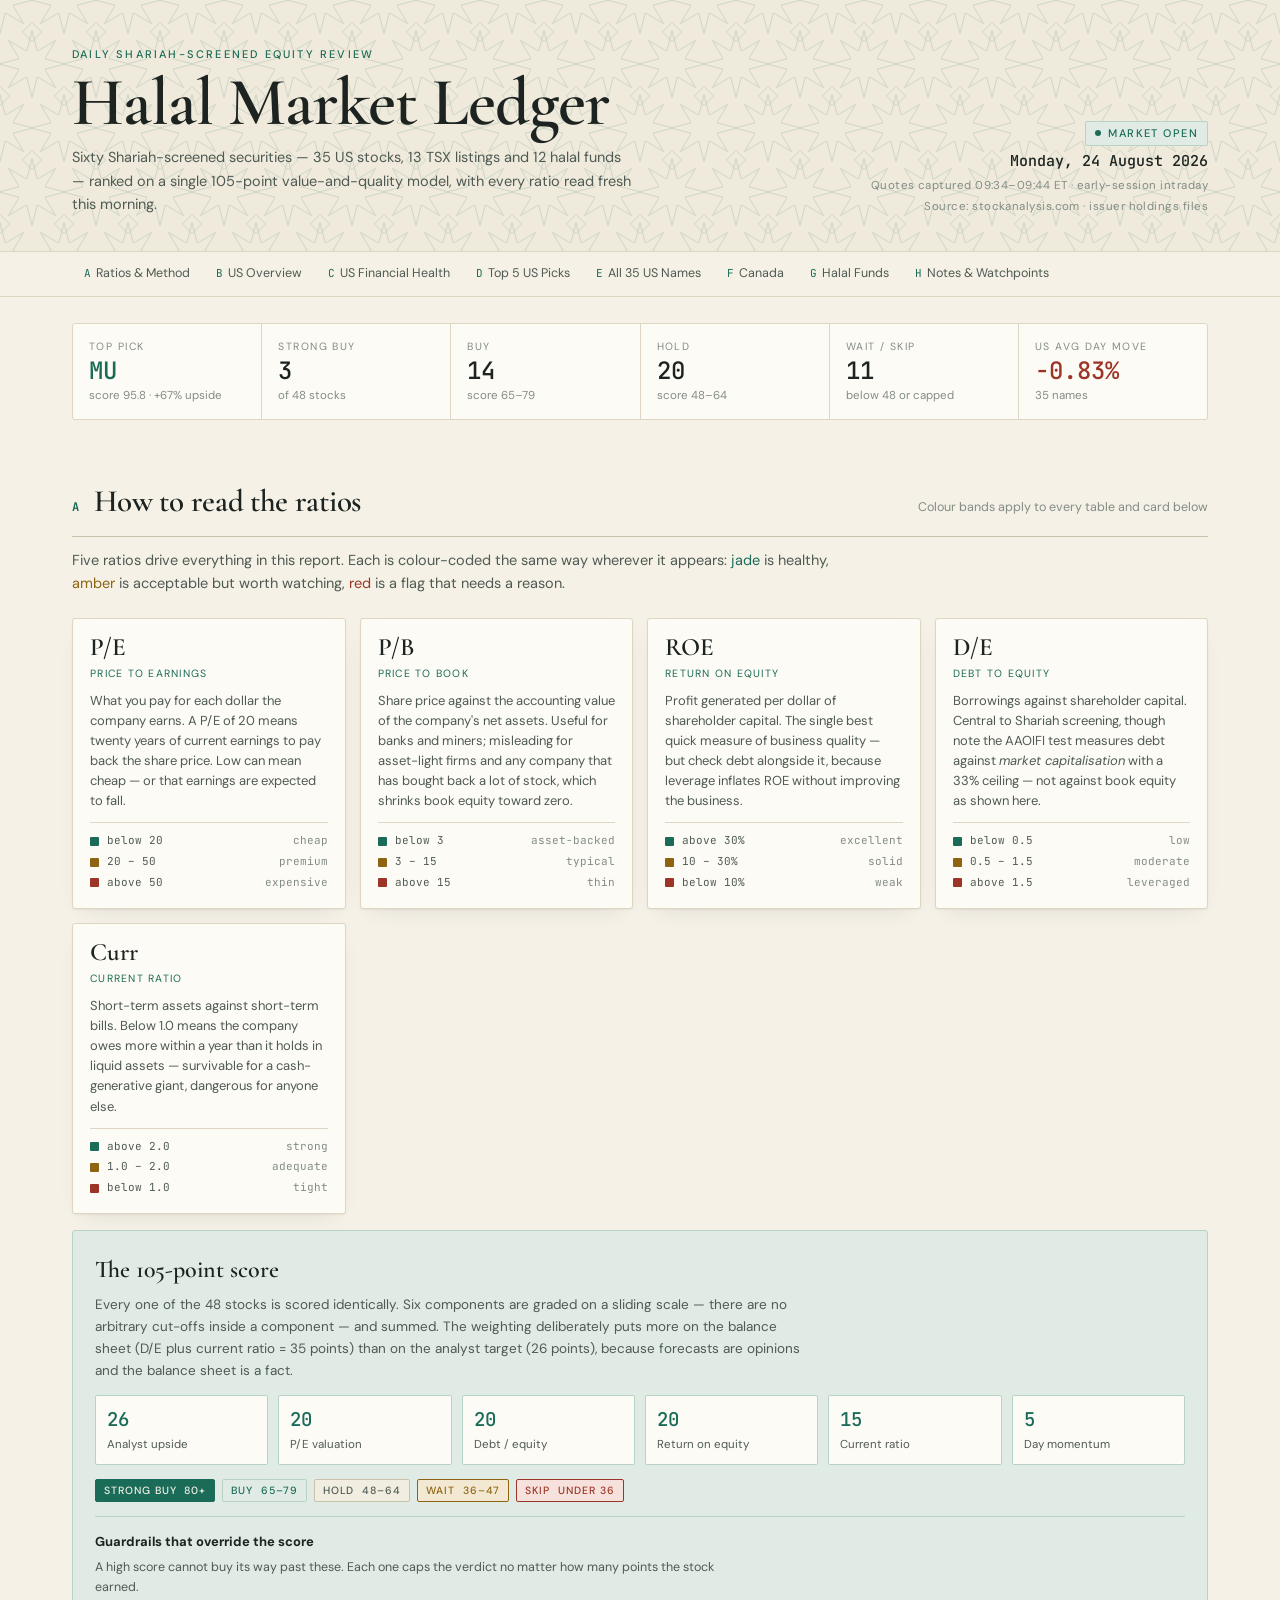
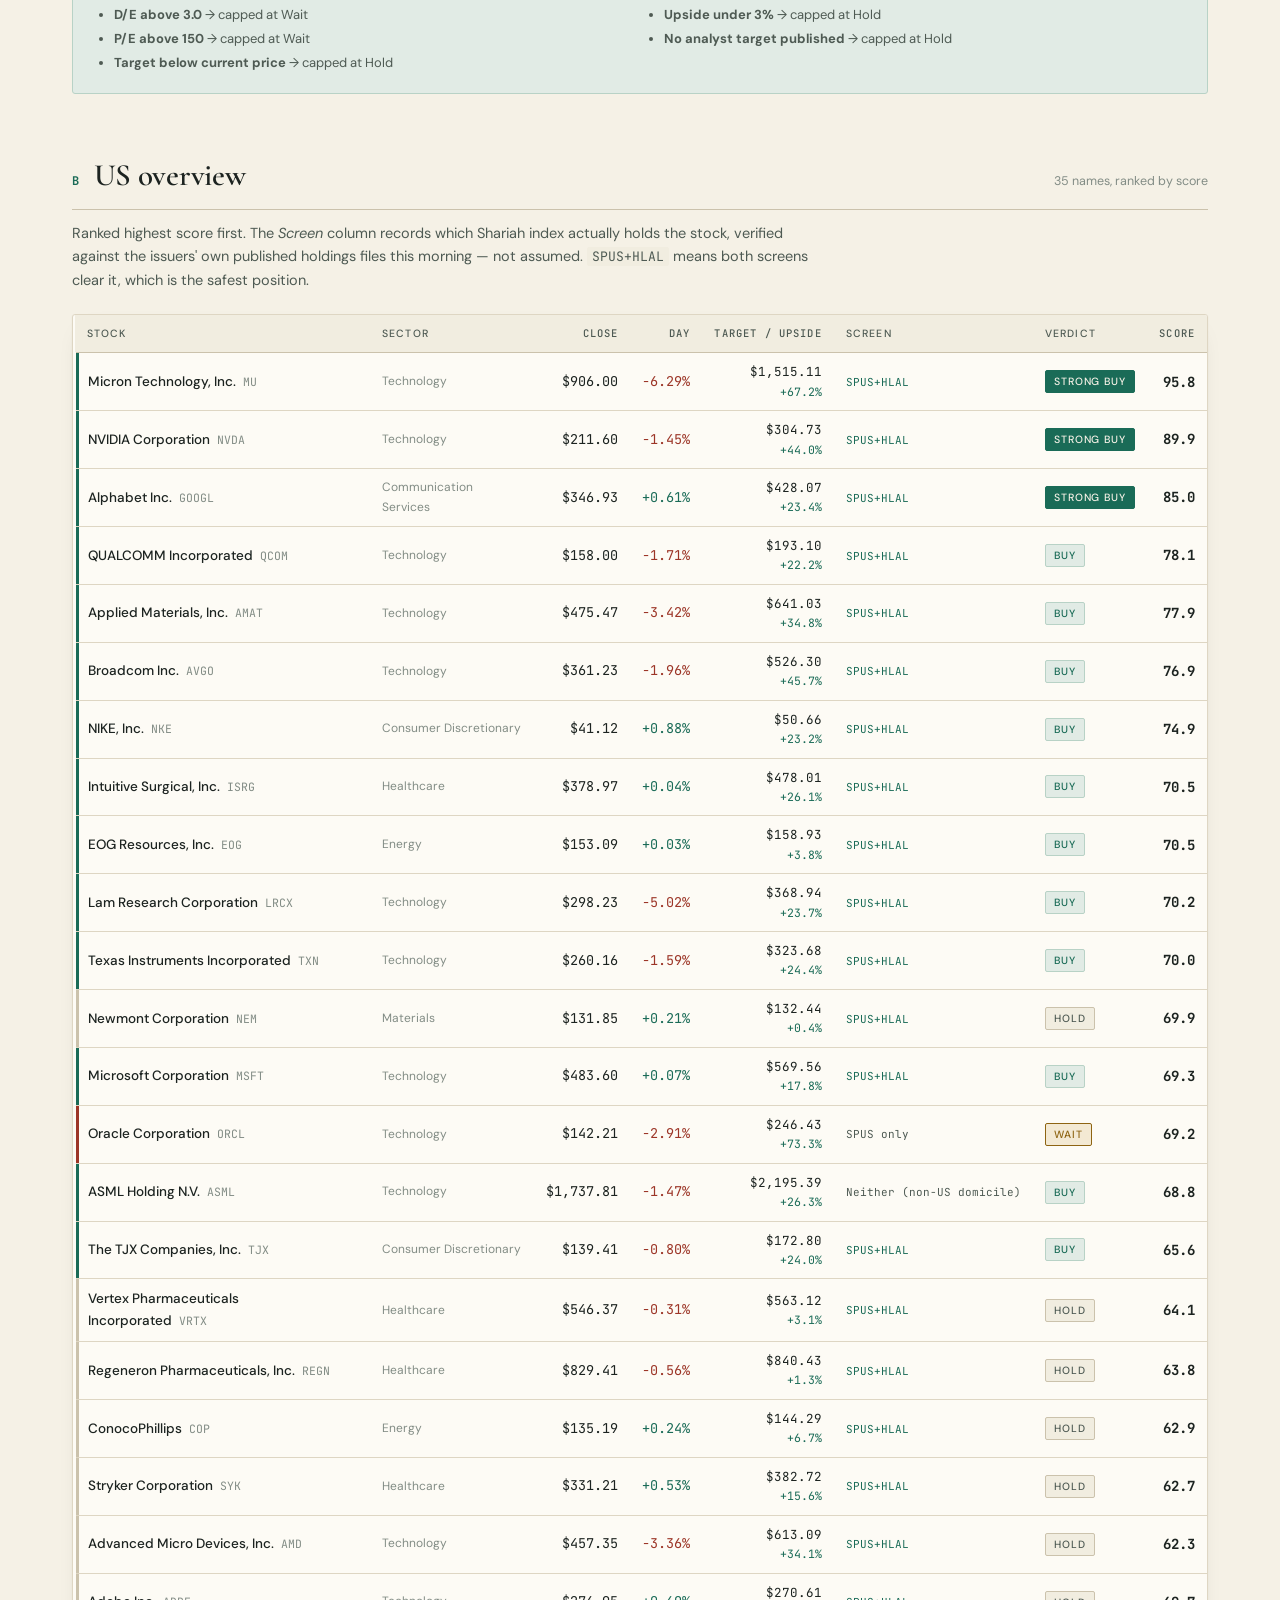
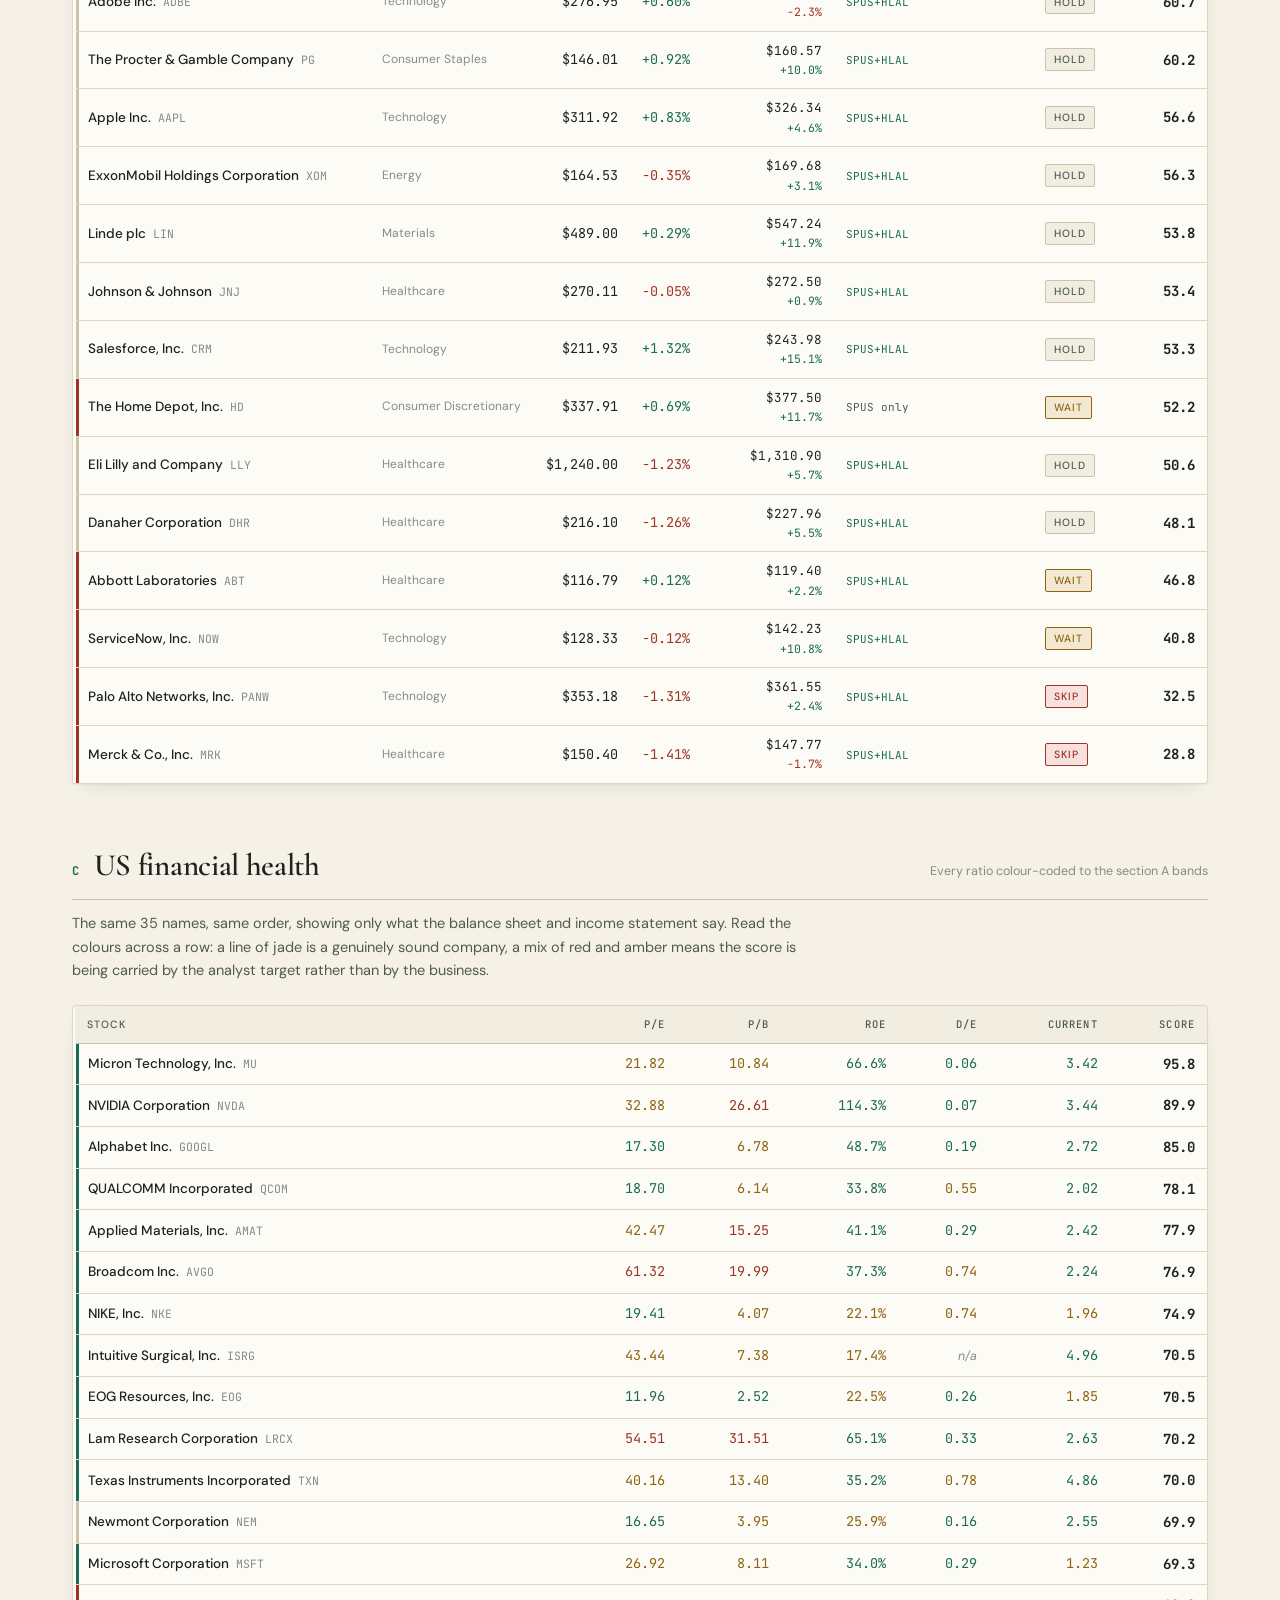
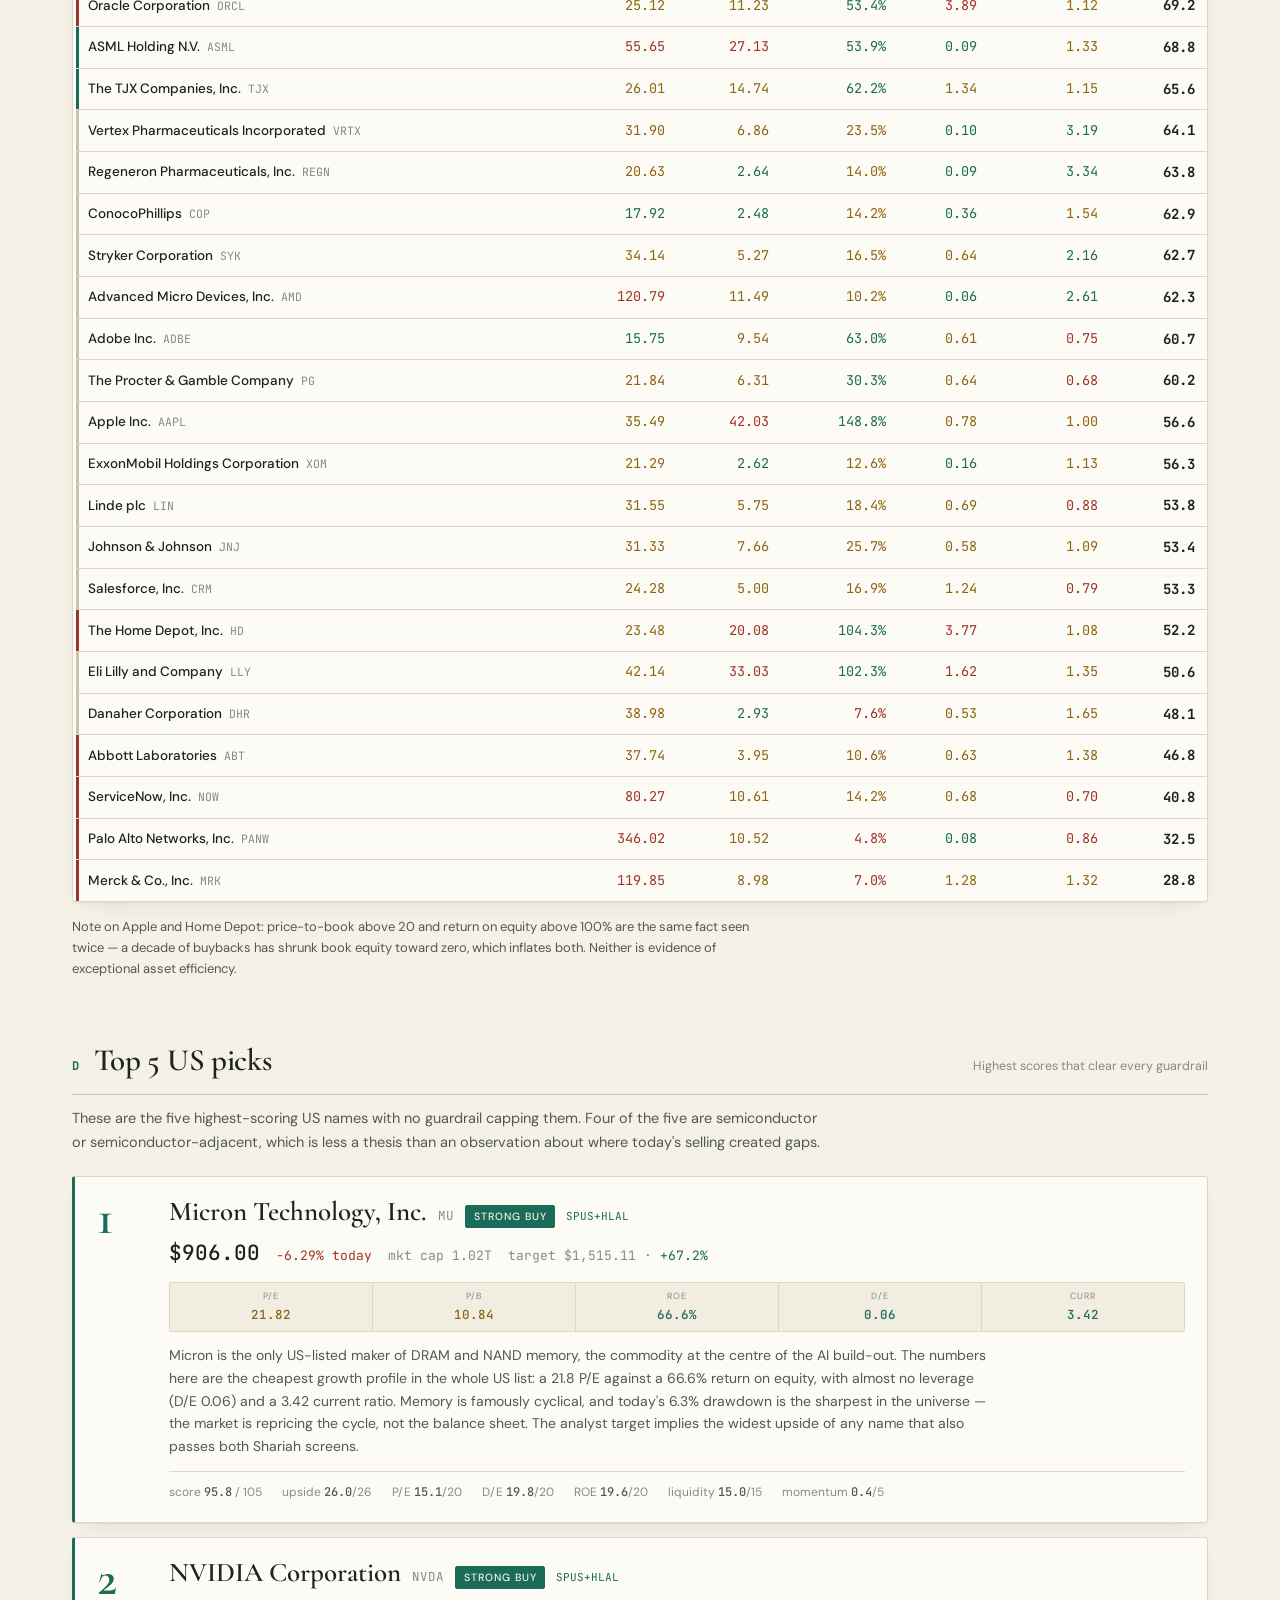
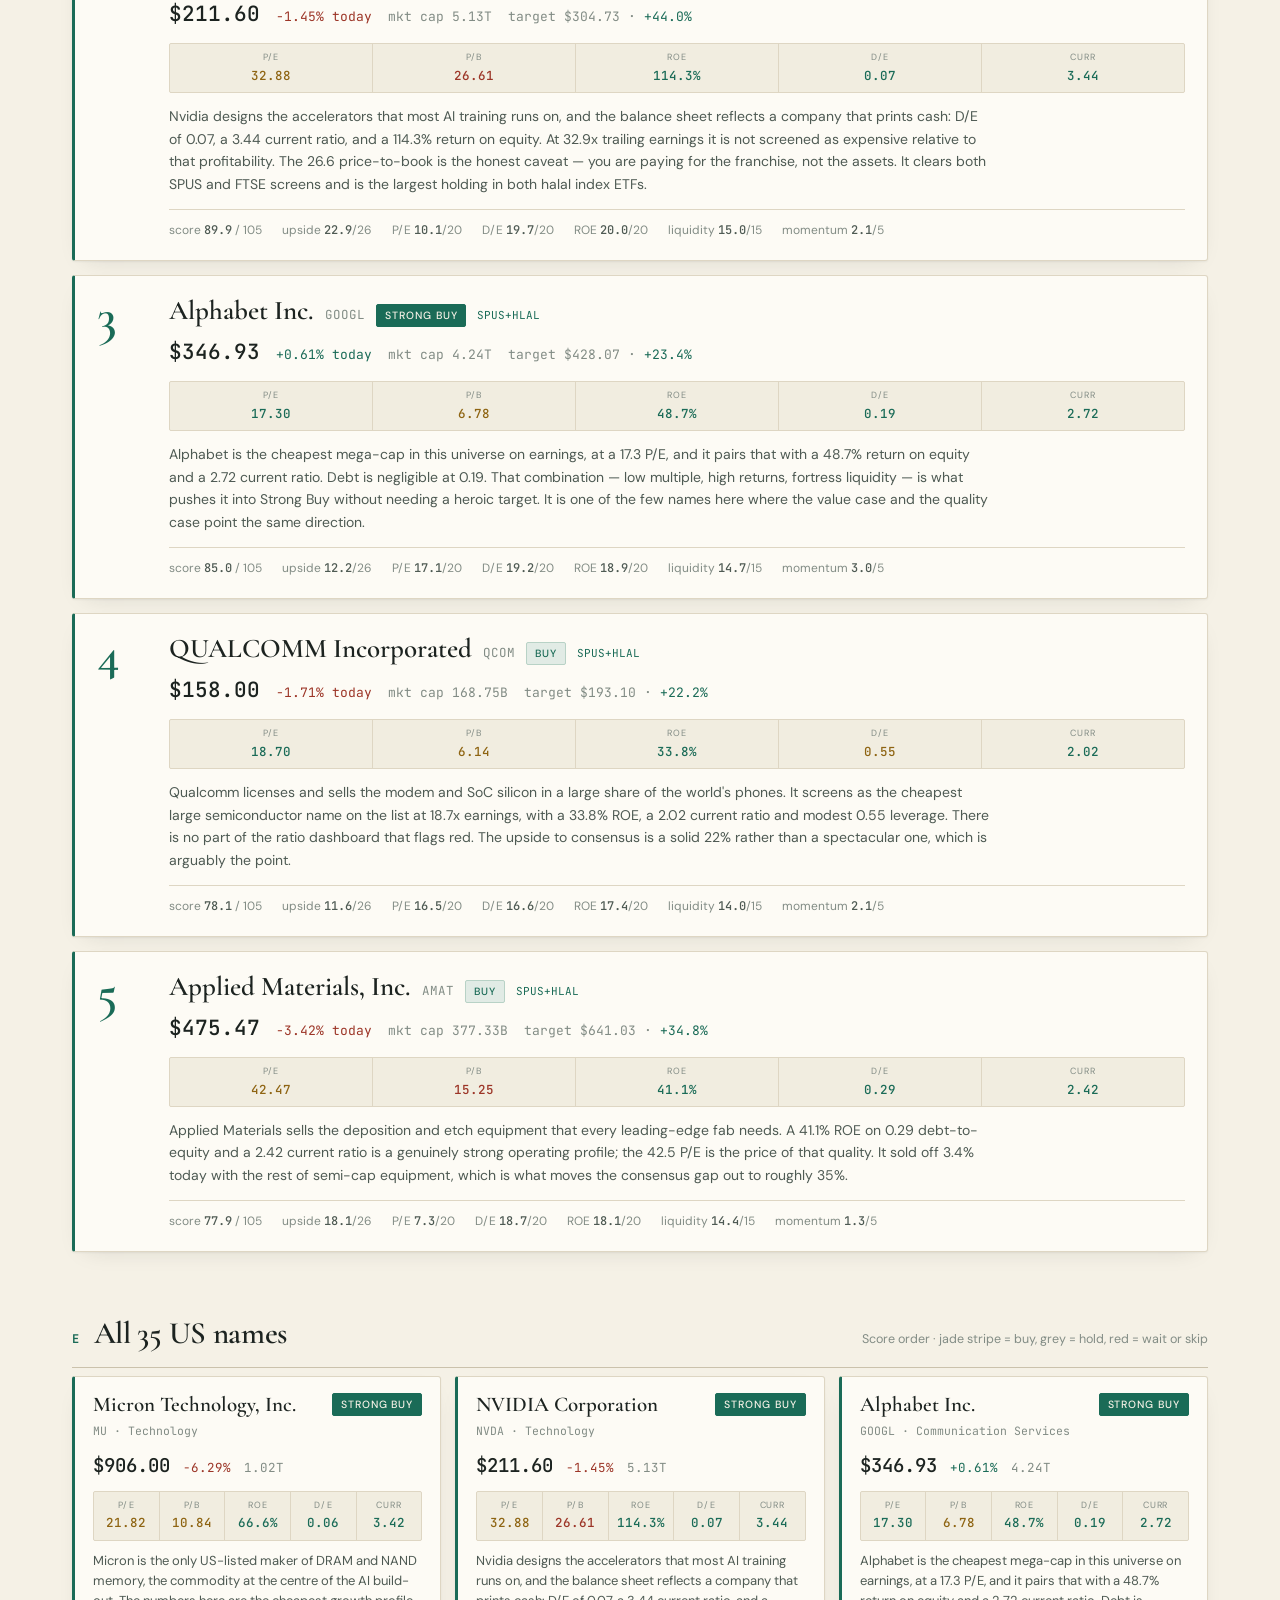
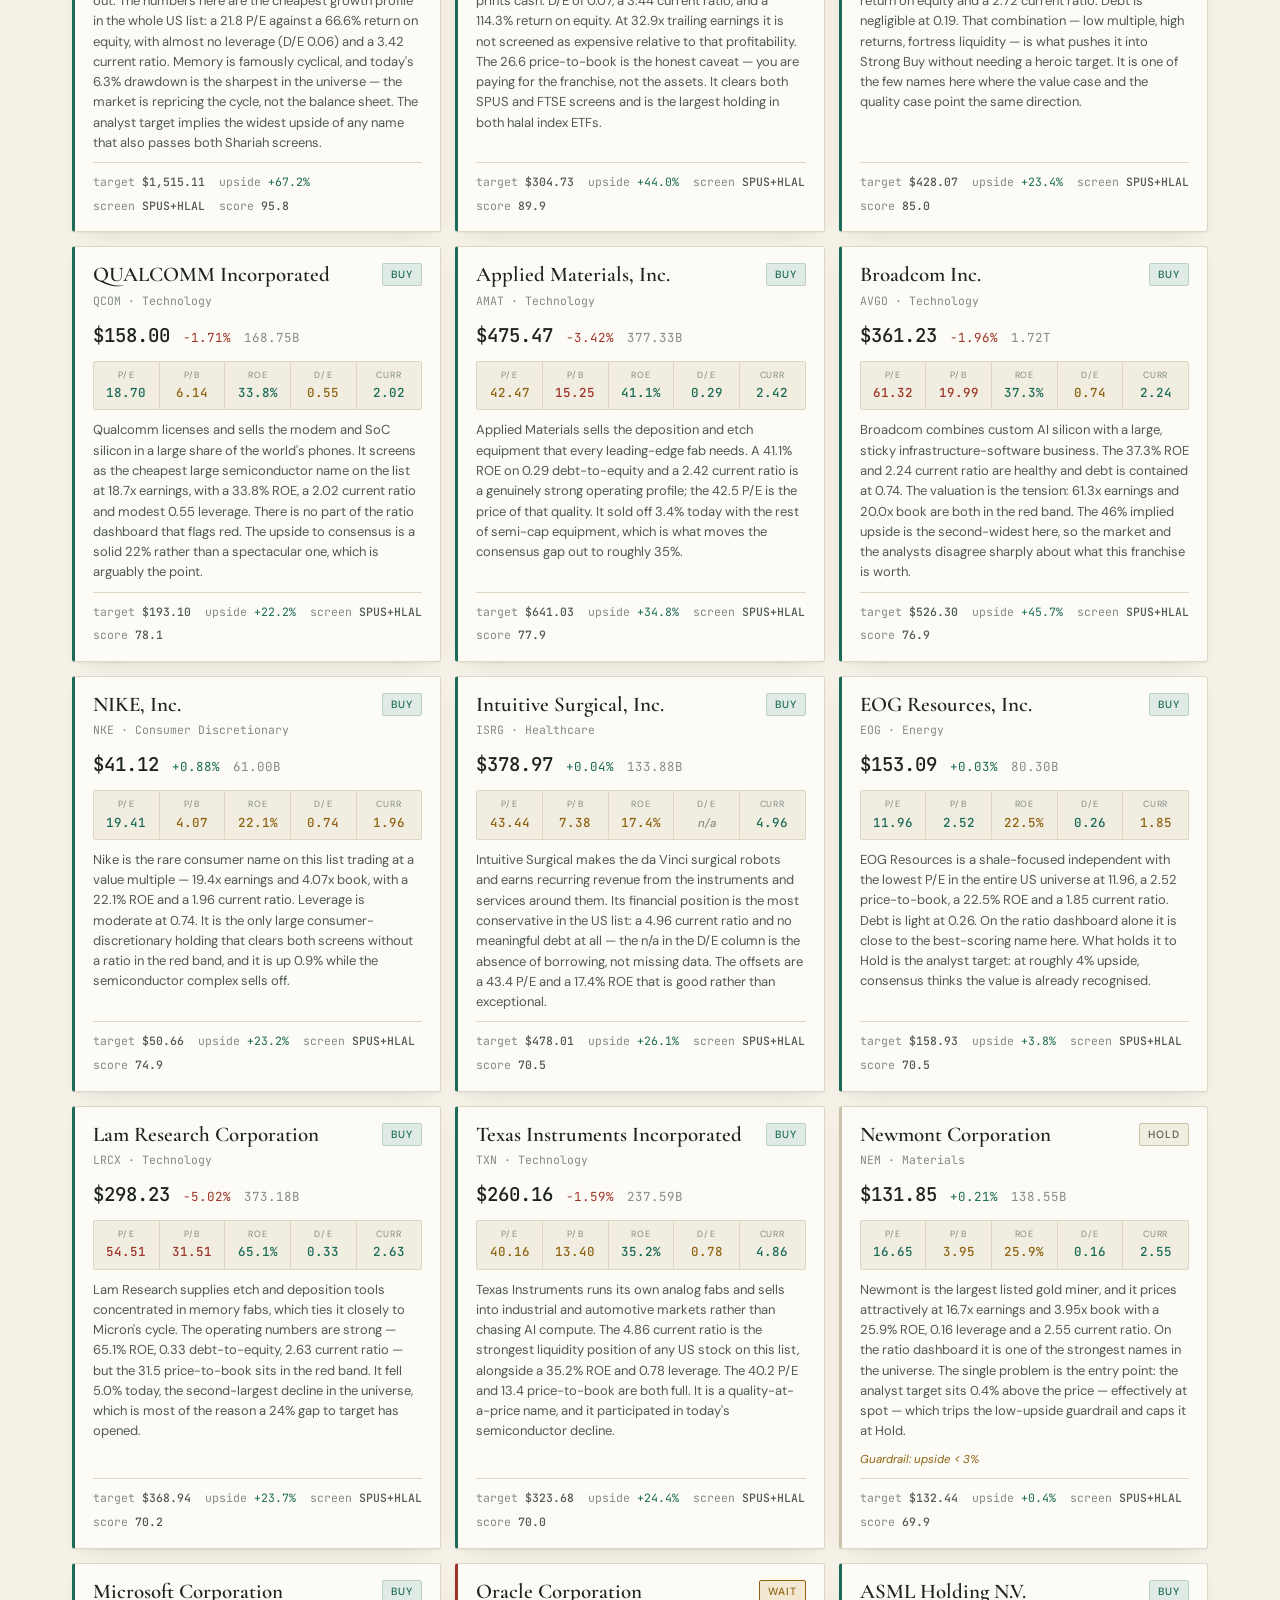
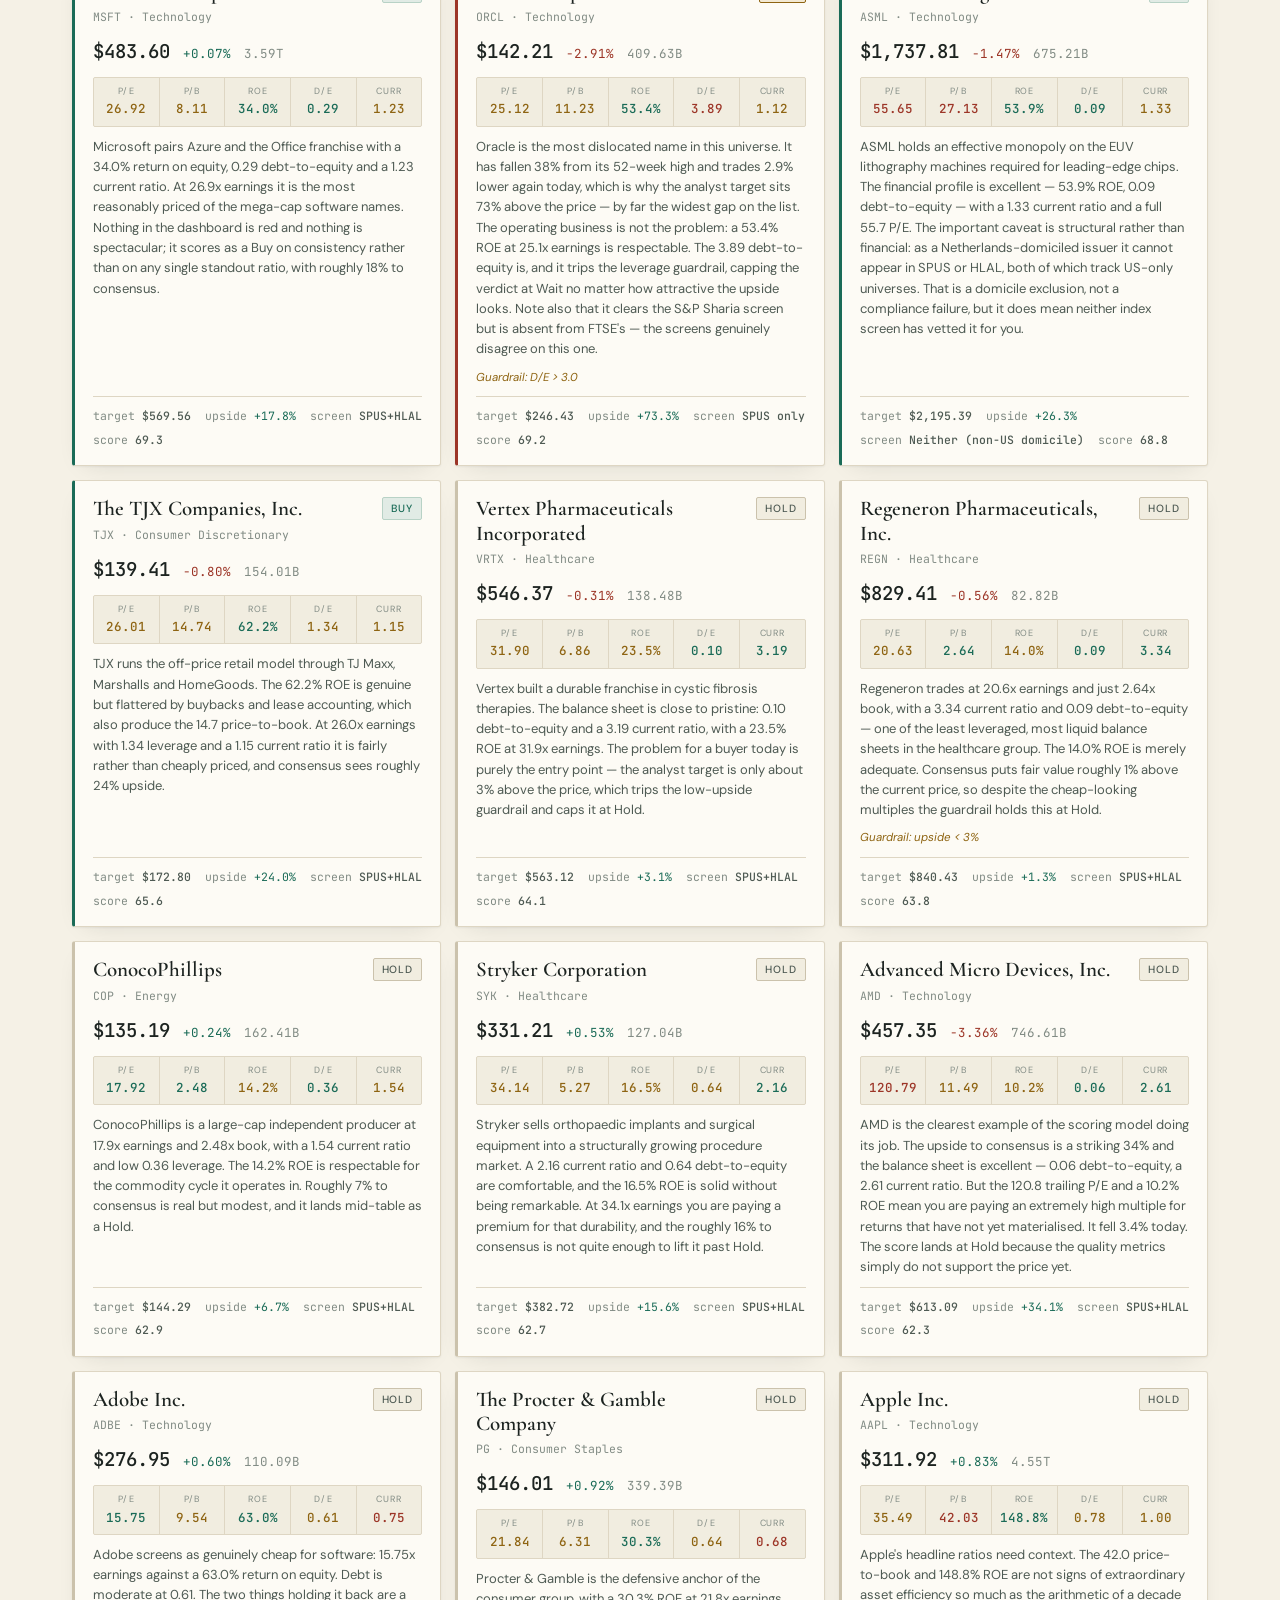
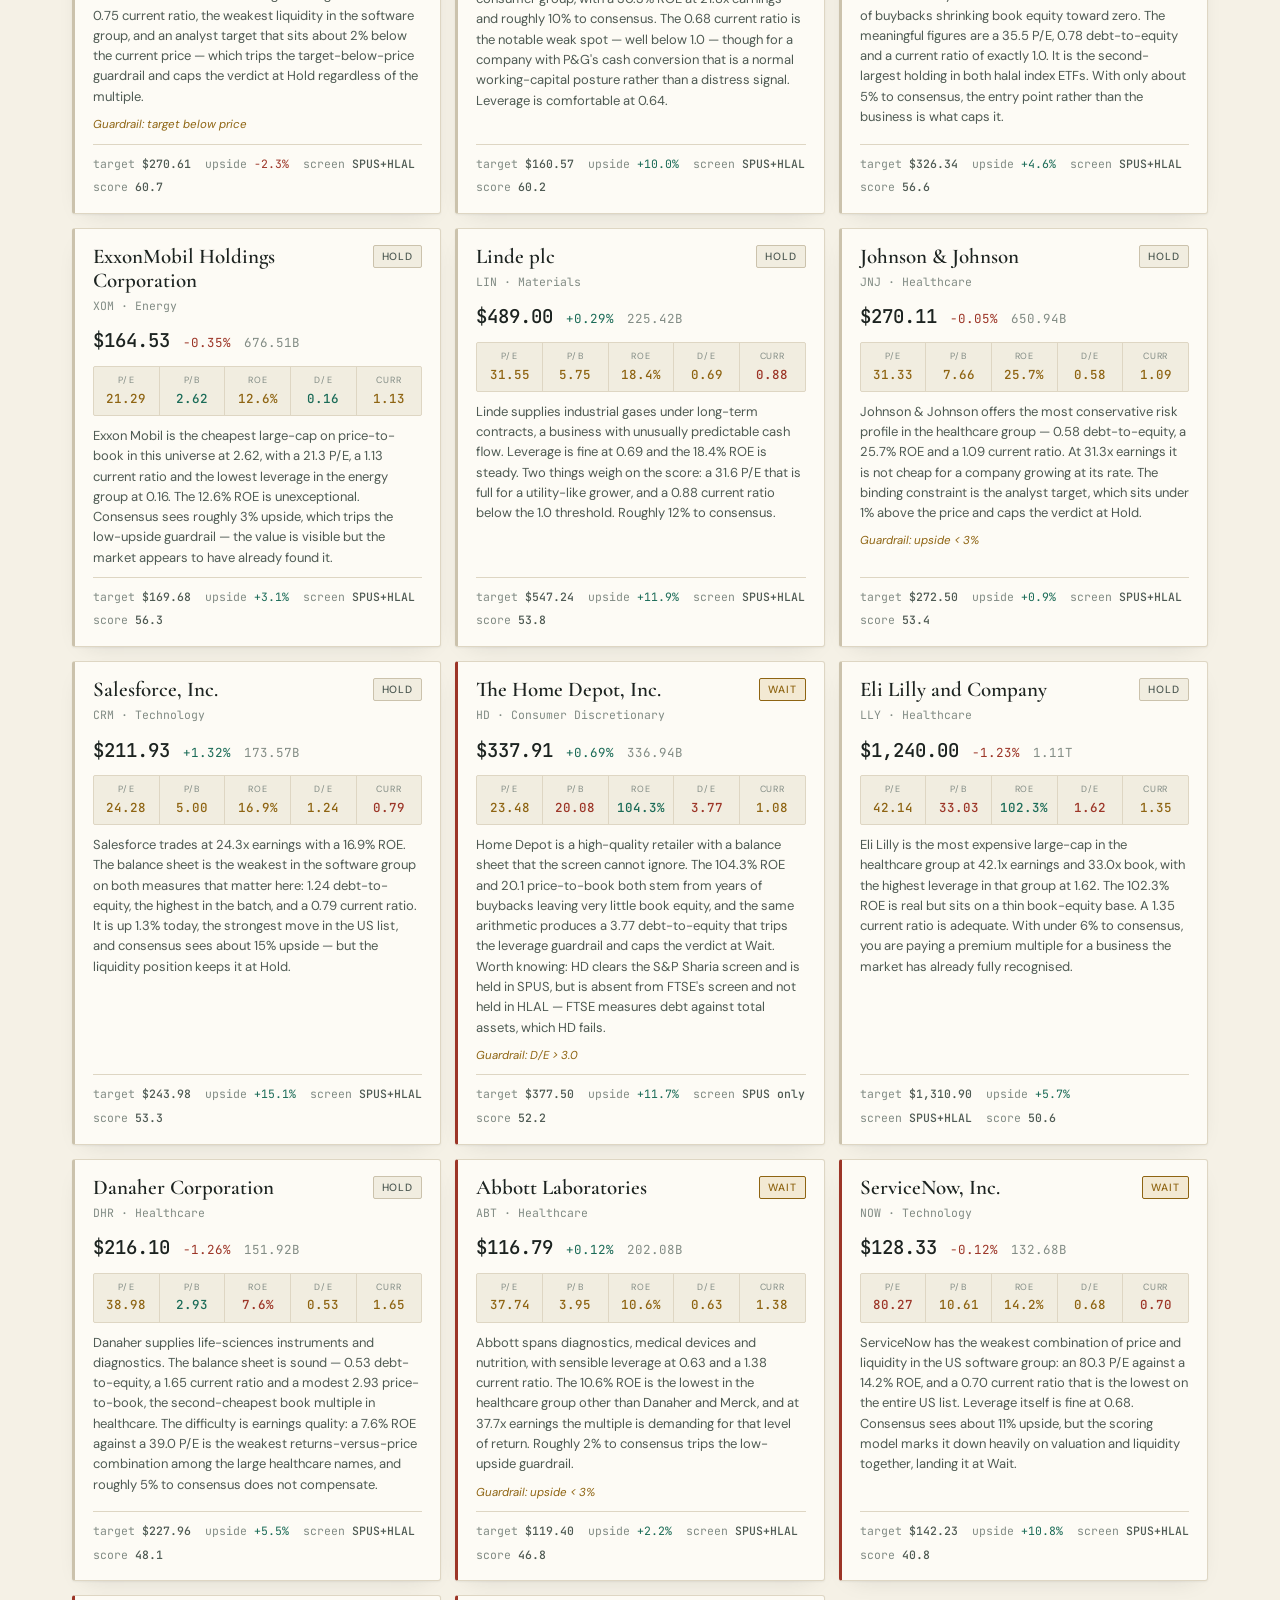
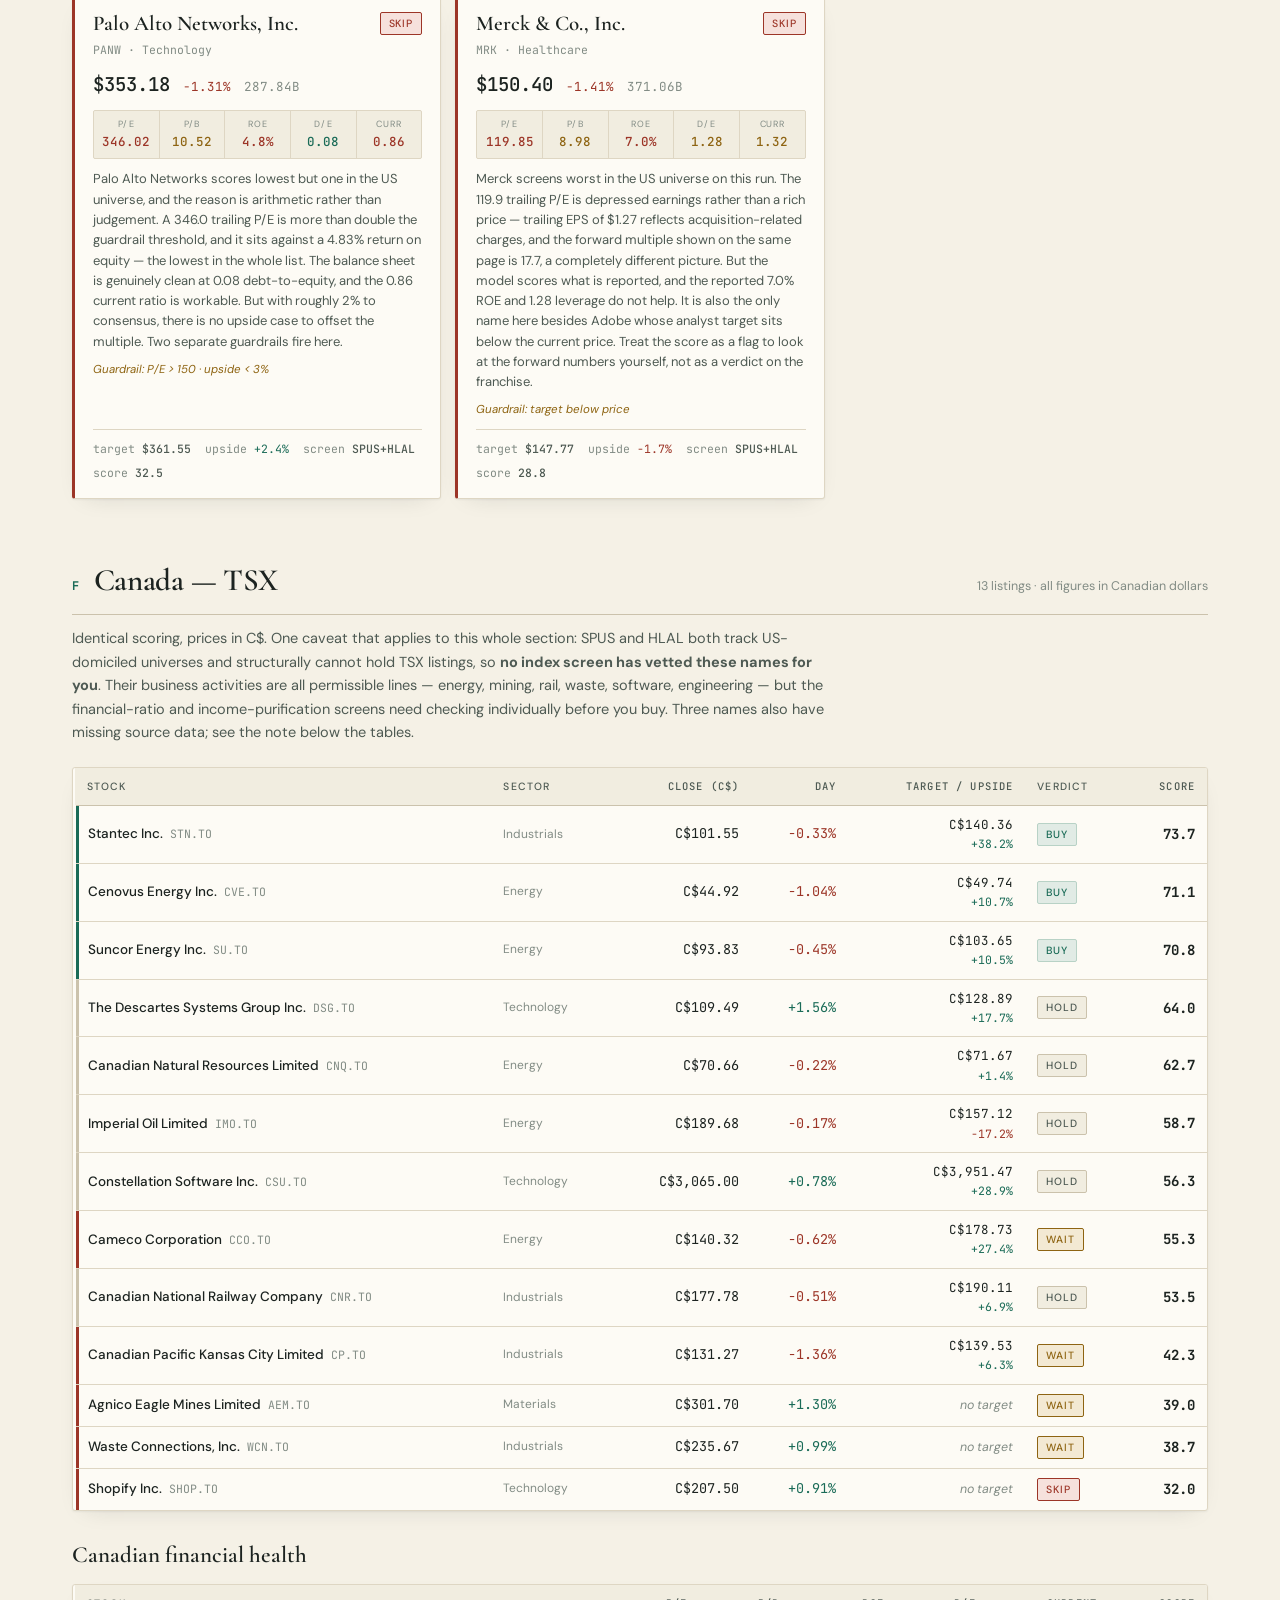
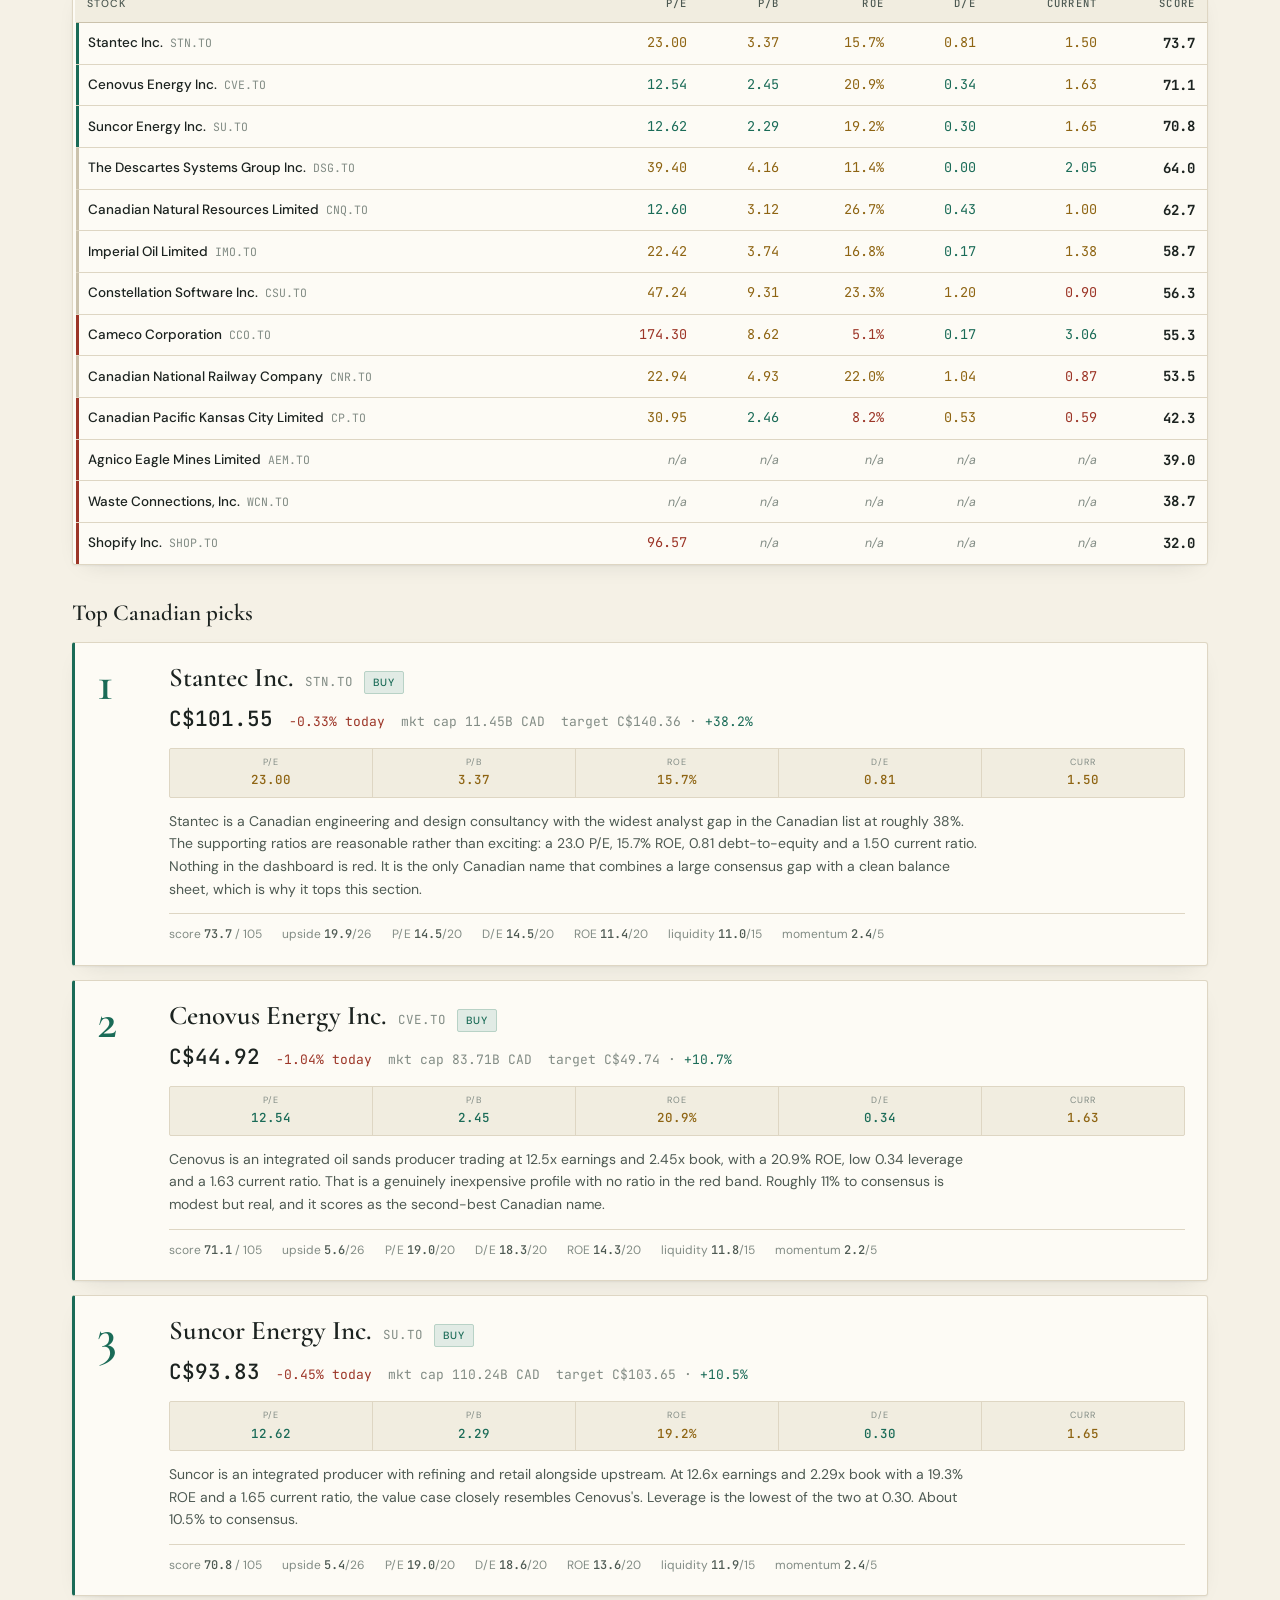
<file: reports/2026-08-24.html>
<!doctype html>
<html lang="en">
<head>
<meta charset="utf-8">
<meta name="viewport" content="width=device-width,initial-scale=1">
<title>Halal Market Ledger — Mon 24 Aug 2026</title>
<meta name="description" content="Shariah-screened review of 60 securities for Monday 24 August 2026.">
<link rel="icon" href="data:image/svg+xml,<svg xmlns=%22http://www.w3.org/2000/svg%22 viewBox=%220 0 100 100%22><text y=%22.9em%22 font-size=%2290%22>&#127769;</text></svg>">
<style>*{margin:0;padding:0}</style>
</head>
<body>
<script>(function(){try{var t=localStorage.getItem('hml-theme');if(t)document.documentElement.setAttribute('data-theme',t);}catch(e){}})();</script>


<link rel="preconnect" href="https://fonts.googleapis.com">
<link rel="preconnect" href="https://fonts.gstatic.com" crossorigin>
<link rel="stylesheet" href="https://fonts.googleapis.com/css2?family=Cormorant+Garamond:ital,wght@0,400;0,500;0,600;0,700;1,400&family=DM+Sans:opsz,wght@9..40,300;9..40,400;9..40,500;9..40,700&family=JetBrains+Mono:wght@400;500;700&display=swap">
<style>
:root{
  --ground:#F5F1E6; --ground-2:#EFEADB; --surface:#FDFBF5; --surface-2:#F1EDE0;
  --ink:#1C2320; --ink-2:#4E5A53; --ink-3:#828C85;
  --rule:#DED6C3; --rule-2:#CBC2AC;
  --jade:#1a6b57; --jade-2:#12503f; --jade-soft:#E1EBE5; --jade-line:#B8D2C6;
  --amber:#8E6412; --amber-soft:#F3E9D3;
  --clay:#9C3527; --clay-soft:#F6E1DC;
  --shadow:0 1px 2px rgba(28,35,32,.05), 0 8px 24px -14px rgba(28,35,32,.18);
  --star:#1a6b57;
}
@media (prefers-color-scheme: dark){
  :root:not([data-theme="light"]){
    --ground:#121614; --ground-2:#171C19; --surface:#1B211E; --surface-2:#232A26;
    --ink:#EAE5D7; --ink-2:#AEB8B1; --ink-3:#79837C;
    --rule:#2C3531; --rule-2:#3B4640;
    --jade:#59B694; --jade-2:#7FCDAE; --jade-soft:#172C24; --jade-line:#2A4A3D;
    --amber:#D8A64C; --amber-soft:#2B2416;
    --clay:#E0806B; --clay-soft:#33201B;
    --shadow:0 1px 2px rgba(0,0,0,.4), 0 8px 24px -14px rgba(0,0,0,.7);
    --star:#59B694;
  }
}
:root[data-theme="dark"]{
  --ground:#121614; --ground-2:#171C19; --surface:#1B211E; --surface-2:#232A26;
  --ink:#EAE5D7; --ink-2:#AEB8B1; --ink-3:#79837C;
  --rule:#2C3531; --rule-2:#3B4640;
  --jade:#59B694; --jade-2:#7FCDAE; --jade-soft:#172C24; --jade-line:#2A4A3D;
  --amber:#D8A64C; --amber-soft:#2B2416;
  --clay:#E0806B; --clay-soft:#33201B;
  --shadow:0 1px 2px rgba(0,0,0,.4), 0 8px 24px -14px rgba(0,0,0,.7);
  --star:#59B694;
}
*{box-sizing:border-box}
body{
  margin:0; background:var(--ground); color:var(--ink);
  font-family:"DM Sans",-apple-system,BlinkMacSystemFont,"Segoe UI",Helvetica,Arial,sans-serif;
  font-size:15px; line-height:1.62; -webkit-font-smoothing:antialiased;
}
.wrap{max-width:1180px; margin:0 auto; padding:0 22px 90px}
.num,.mono{font-family:"JetBrains Mono",ui-monospace,SFMono-Regular,Menlo,monospace; font-variant-numeric:tabular-nums}

/* ---------- header ---------- */
.hero{position:relative; overflow:hidden; background:var(--ground-2); border-bottom:1px solid var(--rule)}
#stars{position:absolute; inset:0; width:100%; height:100%; opacity:.16; pointer-events:none}
:root[data-theme="dark"] #stars{opacity:.22}
@media (prefers-color-scheme: dark){:root:not([data-theme="light"]) #stars{opacity:.22}}
.hero-in{position:relative; max-width:1180px; margin:0 auto; padding:46px 22px 34px; display:flex;
         flex-wrap:wrap; gap:26px; align-items:flex-end; justify-content:space-between}
.brand{display:flex; flex-direction:column; gap:6px; min-width:min(100%,420px)}
.eyebrow{font-size:11px; letter-spacing:.20em; text-transform:uppercase; color:var(--jade); font-weight:500}
h1{font-family:"Cormorant Garamond",Georgia,serif; font-weight:600; font-size:clamp(40px,6.4vw,68px);
   line-height:.98; margin:0; letter-spacing:-.015em; text-wrap:balance}
.sub{color:var(--ink-2); font-size:14.5px; max-width:56ch; margin:4px 0 0}
.stamp{display:flex; flex-direction:column; gap:3px; align-items:flex-end; text-align:right}
.stamp .big{font-family:"JetBrains Mono",monospace; font-size:15px; font-weight:500; color:var(--ink)}
.stamp .sm{font-size:11.5px; color:var(--ink-3); letter-spacing:.04em}
.live{display:inline-flex; align-items:center; gap:7px; background:var(--jade-soft); color:var(--jade);
      border:1px solid var(--jade-line); border-radius:2px; padding:3px 9px; font-size:11px;
      letter-spacing:.13em; text-transform:uppercase; font-weight:500}
.live::before{content:""; width:6px; height:6px; border-radius:50%; background:var(--jade)}

/* ---------- nav ---------- */
nav{position:sticky; top:0; z-index:40; background:color-mix(in srgb, var(--ground) 88%, transparent);
    backdrop-filter:blur(10px); border-bottom:1px solid var(--rule)}
.nav-in{max-width:1180px; margin:0 auto; padding:0 22px; display:flex; gap:2px; overflow-x:auto}
nav a{flex:0 0 auto; padding:11px 12px; font-size:12.5px; color:var(--ink-2); text-decoration:none;
      border-bottom:2px solid transparent; white-space:nowrap}
nav a:hover{color:var(--jade); border-bottom-color:var(--jade-line)}
nav a:focus-visible{outline:2px solid var(--jade); outline-offset:-2px}
nav .k{font-family:"JetBrains Mono",monospace; color:var(--jade); margin-right:5px; font-size:11px}

/* ---------- sections ---------- */
section{margin-top:56px; scroll-margin-top:60px}
.sec-head{display:flex; align-items:baseline; gap:14px; border-bottom:1px solid var(--rule-2); padding-bottom:9px; margin-bottom:8px}
.sec-key{font-family:"JetBrains Mono",monospace; font-size:12px; color:var(--jade); font-weight:700; letter-spacing:.06em}
.sec-head h2{font-family:"Cormorant Garamond",Georgia,serif; font-weight:600; font-size:31px; margin:0; letter-spacing:-.01em}
.sec-note{color:var(--ink-3); font-size:12.5px; margin-left:auto; text-align:right}
.lede{color:var(--ink-2); font-size:14.5px; max-width:76ch; margin:12px 0 22px}

/* ---------- summary strip ---------- */
.strip{display:grid; grid-template-columns:repeat(auto-fit,minmax(128px,1fr)); gap:1px;
       background:var(--rule); border:1px solid var(--rule); margin-top:26px; border-radius:3px; overflow:hidden}
.sc{background:var(--surface); padding:14px 16px; display:flex; flex-direction:column; gap:2px}
.sc .l{font-size:10.5px; letter-spacing:.14em; text-transform:uppercase; color:var(--ink-3)}
.sc .v{font-family:"JetBrains Mono",monospace; font-size:24px; font-weight:500; line-height:1.15}
.sc .m{font-size:11.5px; color:var(--ink-3)}
.sc.hi .v{color:var(--jade)}

/* ---------- tables ---------- */
.tw{overflow-x:auto; border:1px solid var(--rule); border-radius:3px; background:var(--surface); box-shadow:var(--shadow)}
table{border-collapse:collapse; width:100%; min-width:820px; font-size:13.5px}
thead th{position:sticky; top:0; background:var(--surface-2); text-align:left; padding:10px 12px;
         font-size:10.5px; letter-spacing:.11em; text-transform:uppercase; color:var(--ink-2);
         font-weight:500; border-bottom:1px solid var(--rule-2); white-space:nowrap}
tbody td{padding:9px 12px; border-bottom:1px solid var(--rule); vertical-align:middle}
tbody tr:last-child td{border-bottom:none}
tbody tr:hover td{background:var(--surface-2)}
td.num,th.num{text-align:right; font-family:"JetBrains Mono",monospace; font-variant-numeric:tabular-nums; white-space:nowrap}
td.nm{min-width:190px}
td.nm .co{font-weight:500}
td.nm .tk{font-family:"JetBrains Mono",monospace; font-size:11.5px; color:var(--ink-3); margin-left:7px}
tbody tr{border-left:3px solid transparent}
tbody tr.s-buy  td:first-child{box-shadow:inset 3px 0 0 var(--jade)}
tbody tr.s-hold td:first-child{box-shadow:inset 3px 0 0 var(--rule-2)}
tbody tr.s-wait td:first-child{box-shadow:inset 3px 0 0 var(--clay)}
.sect{font-size:12px; color:var(--ink-3)}
.up{color:var(--jade)} .down{color:var(--clay)} .flat{color:var(--ink-3)}
.na{color:var(--ink-3); font-style:italic; font-size:.92em; font-family:"DM Sans",sans-serif}
.tgt{display:block; font-size:12.5px}
.ups{display:block; font-size:11.5px}
.rv.g{color:var(--jade)} .rv.a{color:var(--amber)} .rv.r{color:var(--clay)}
.dval.g{color:var(--jade)} .dval.a{color:var(--amber)} .dval.r{color:var(--clay)} .dval.na{color:var(--ink-3)}
.scr{font-size:11px; font-family:"JetBrains Mono",monospace; color:var(--ink-2); white-space:nowrap}
.scr.both{color:var(--jade)}
.sco{font-weight:700; font-size:14px}

/* ---------- badges ---------- */
.badge{display:inline-block; padding:2px 8px; border-radius:2px; font-size:10.5px; font-weight:500;
       letter-spacing:.09em; text-transform:uppercase; white-space:nowrap; border:1px solid transparent}
.b-sbuy{background:var(--jade); color:var(--ground); border-color:var(--jade)}
.b-buy {background:var(--jade-soft); color:var(--jade); border-color:var(--jade-line)}
.b-hold{background:var(--surface-2); color:var(--ink-2); border-color:var(--rule-2)}
.b-wait{background:var(--amber-soft); color:var(--amber); border-color:var(--amber)}
.b-skip{background:var(--clay-soft); color:var(--clay); border-color:var(--clay)}

/* ---------- ratio explainer cards ---------- */
.rgrid{display:grid; grid-template-columns:repeat(auto-fit,minmax(232px,1fr)); gap:14px}
.rcard{background:var(--surface); border:1px solid var(--rule); border-radius:3px; padding:16px 17px;
       display:flex; flex-direction:column; gap:9px; box-shadow:var(--shadow)}
.rcard h3{font-family:"Cormorant Garamond",Georgia,serif; font-size:25px; font-weight:600; margin:0; line-height:1}
.rcard .full{font-size:10.5px; letter-spacing:.12em; text-transform:uppercase; color:var(--jade); margin-top:-4px}
.rcard p{margin:0; font-size:13px; color:var(--ink-2); line-height:1.55}
.bands{display:flex; flex-direction:column; gap:3px; margin-top:2px; border-top:1px solid var(--rule); padding-top:9px}
.bd{display:flex; align-items:center; gap:8px; font-size:11px; font-family:"JetBrains Mono",monospace; white-space:nowrap}
.sw{width:9px; height:9px; border-radius:1px; flex:0 0 auto}
.sw.g{background:var(--jade)} .sw.a{background:var(--amber)} .sw.r{background:var(--clay)}
.bd .txt{color:var(--ink-2)}

/* ---------- method box ---------- */
.method{margin-top:16px; background:var(--jade-soft); border:1px solid var(--jade-line); border-radius:3px; padding:20px 22px}
.method h3{font-family:"Cormorant Garamond",Georgia,serif; font-size:24px; margin:0 0 4px; font-weight:600}
.method p{margin:0 0 12px; font-size:13.5px; color:var(--ink-2); max-width:80ch}
.mgrid{display:grid; grid-template-columns:repeat(auto-fit,minmax(140px,1fr)); gap:10px; margin:14px 0}
.mi{background:var(--surface); border:1px solid var(--jade-line); border-radius:2px; padding:9px 11px}
.mi .p{font-family:"JetBrains Mono",monospace; font-size:19px; color:var(--jade); font-weight:500}
.mi .n2{font-size:11.5px; color:var(--ink-2)}
.bandrow{display:flex; flex-wrap:wrap; gap:7px; margin-top:6px}
.guard{margin-top:14px; border-top:1px solid var(--jade-line); padding-top:12px}
.guard ul{margin:6px 0 0; padding-left:19px; font-size:13px; color:var(--ink-2); columns:2; column-gap:28px}
.guard li{margin-bottom:3px; break-inside:avoid}
@media(max-width:640px){.guard ul{columns:1}}

/* ---------- top picks ---------- */
.picks{display:grid; gap:14px}
.pick{background:var(--surface); border:1px solid var(--rule); border-left:3px solid var(--jade);
      border-radius:3px; padding:20px 22px; display:grid; grid-template-columns:52px 1fr; gap:20px; box-shadow:var(--shadow)}
.rank{font-family:"Cormorant Garamond",Georgia,serif; font-size:50px; line-height:.8; color:var(--jade); font-weight:600}
.pick-h{display:flex; flex-wrap:wrap; align-items:baseline; gap:11px; margin-bottom:3px}
.pick-h .nm2{font-family:"Cormorant Garamond",Georgia,serif; font-size:27px; font-weight:600; line-height:1.1}
.pick-h .tk2{font-family:"JetBrains Mono",monospace; font-size:12.5px; color:var(--ink-3)}
.pline{display:flex; flex-wrap:wrap; gap:16px; align-items:baseline; margin:8px 0 12px;
       font-family:"JetBrains Mono",monospace; font-size:13px}
.pline .px{font-size:21px; font-weight:500}
.pick p.an{margin:12px 0 0; font-size:14px; color:var(--ink-2); max-width:82ch}
.pfoot{display:flex; flex-wrap:wrap; gap:8px 20px; margin-top:13px; padding-top:11px;
       border-top:1px solid var(--rule); font-size:12px; color:var(--ink-3)}
.pfoot b{font-family:"JetBrains Mono",monospace; color:var(--ink-2); font-weight:500}

/* ---------- stock cards ---------- */
.cards{display:grid; grid-template-columns:repeat(auto-fill,minmax(348px,1fr)); gap:14px}
.card{background:var(--surface); border:1px solid var(--rule); border-radius:3px; padding:16px 18px;
      display:flex; flex-direction:column; gap:9px; box-shadow:var(--shadow); border-left:3px solid var(--rule-2)}
.card.s-buy{border-left-color:var(--jade)}
.card.s-hold{border-left-color:var(--rule-2)}
.card.s-wait{border-left-color:var(--clay)}
.chead{display:flex; align-items:flex-start; justify-content:space-between; gap:10px}
.chead .cn{font-family:"Cormorant Garamond",Georgia,serif; font-size:21px; font-weight:600; line-height:1.15}
.chead .ct{font-family:"JetBrains Mono",monospace; font-size:11.5px; color:var(--ink-3)}
.cprice{display:flex; flex-wrap:wrap; gap:13px; align-items:baseline; font-family:"JetBrains Mono",monospace; font-size:12.5px}
.cprice .p1{font-size:19px; font-weight:500}
.cprice .mc{color:var(--ink-3)}
.dash{display:grid; grid-template-columns:repeat(5,1fr); gap:1px; background:var(--rule);
      border:1px solid var(--rule); border-radius:2px; overflow:hidden}
.dcell{background:var(--surface-2); padding:6px 4px; display:flex; flex-direction:column; align-items:center; gap:1px}
.dlab{font-size:9px; letter-spacing:.09em; text-transform:uppercase; color:var(--ink-3)}
.dval{font-family:"JetBrains Mono",monospace; font-size:12.5px; font-weight:500}
.card p.an{margin:1px 0 0; font-size:13px; color:var(--ink-2); line-height:1.56}
.cfoot{margin-top:auto; padding-top:10px; border-top:1px solid var(--rule); display:flex; flex-wrap:wrap;
       gap:5px 14px; font-size:11.5px; color:var(--ink-3); font-family:"JetBrains Mono",monospace}
.cfoot span b{color:var(--ink-2); font-weight:500}
.gflag{color:var(--amber); font-size:11.5px; font-family:"DM Sans",sans-serif; font-style:italic}

/* ---------- funds ---------- */
.fcards{display:grid; grid-template-columns:repeat(auto-fill,minmax(340px,1fr)); gap:14px}
.hold{display:flex; flex-direction:column; gap:3px; margin-top:2px}
.hrow{display:flex; justify-content:space-between; gap:10px; font-size:11.5px; font-family:"JetBrains Mono",monospace;
      color:var(--ink-2); border-bottom:1px dotted var(--rule); padding-bottom:2px}
.hlab{font-size:10px; letter-spacing:.12em; text-transform:uppercase; color:var(--ink-3); margin-top:4px}

/* ---------- notes ---------- */
.ngrid{display:grid; grid-template-columns:repeat(auto-fit,minmax(290px,1fr)); gap:14px}
.ncard{background:var(--surface); border:1px solid var(--rule); border-radius:3px; padding:17px 19px; box-shadow:var(--shadow)}
.ncard h3{font-family:"Cormorant Garamond",Georgia,serif; font-size:22px; margin:0 0 8px; font-weight:600}
.ncard ul{margin:0; padding-left:18px; font-size:13.5px; color:var(--ink-2)}
.ncard li{margin-bottom:7px}
.ncard p{margin:0 0 9px; font-size:13.5px; color:var(--ink-2)}
.dq{background:var(--amber-soft); border-color:var(--amber)}
.dq h3{color:var(--amber)}
.disc{margin-top:26px; background:var(--surface-2); border:1px solid var(--rule); border-left:3px solid var(--ink-3);
      border-radius:3px; padding:17px 20px; font-size:12.5px; color:var(--ink-2); line-height:1.6}
.disc b{color:var(--ink)}
footer{margin-top:44px; padding-top:20px; border-top:1px solid var(--rule); font-size:12px; color:var(--ink-3);
       display:flex; flex-wrap:wrap; gap:10px; justify-content:space-between}
code{font-family:"JetBrains Mono",monospace; font-size:.9em; background:var(--surface-2); padding:1px 5px; border-radius:2px}
@media (prefers-reduced-motion: reduce){*{animation:none!important; transition:none!important}}
@media(max-width:560px){
  .pick{grid-template-columns:1fr; gap:8px} .rank{font-size:34px}
  .hero-in{padding:34px 22px 26px} .stamp{align-items:flex-start; text-align:left}
}
</style>

<div class="hero"><canvas id="stars"></canvas><div class="hero-in">
<div class="brand">
  <span class="eyebrow">Daily Shariah-Screened Equity Review</span>
  <h1>Halal Market Ledger</h1>
  <p class="sub">Sixty Shariah-screened securities — 35 US stocks, 13 TSX listings and 12 halal funds — ranked on a single 105-point value-and-quality model, with every ratio read fresh this morning.</p>
</div>
<div class="stamp">
  <span class="live">Market open</span>
  <span class="big">Monday, 24 August 2026</span>
  <span class="sm">Quotes captured 09:34&ndash;09:44 ET &middot; early-session intraday</span>
  <span class="sm">Source: stockanalysis.com &middot; issuer holdings files</span>
</div></div></div>
<nav><div class="nav-in">
<a href="#a"><span class="k">A</span>Ratios &amp; Method</a>
<a href="#b"><span class="k">B</span>US Overview</a>
<a href="#c"><span class="k">C</span>US Financial Health</a>
<a href="#d"><span class="k">D</span>Top 5 US Picks</a>
<a href="#e"><span class="k">E</span>All 35 US Names</a>
<a href="#f"><span class="k">F</span>Canada</a>
<a href="#g"><span class="k">G</span>Halal Funds</a>
<a href="#h"><span class="k">H</span>Notes &amp; Watchpoints</a>

</div></nav>
<div class="wrap">
<div class="strip">
<div class="sc hi"><span class="l">Top pick</span><span class="v">MU</span><span class="m">score 95.8 &middot; +67% upside</span></div>
<div class="sc"><span class="l">Strong Buy</span><span class="v">3</span><span class="m">of 48 stocks</span></div>
<div class="sc"><span class="l">Buy</span><span class="v">14</span><span class="m">score 65&ndash;79</span></div>
<div class="sc"><span class="l">Hold</span><span class="v">20</span><span class="m">score 48&ndash;64</span></div>
<div class="sc"><span class="l">Wait / Skip</span><span class="v">11</span><span class="m">below 48 or capped</span></div>
<div class="sc"><span class="l">US avg day move</span><span class="v down">-0.83%</span><span class="m">35 names</span></div>
</div>
<section id="a"><div class="sec-head"><span class="sec-key">A</span><h2>How to read the ratios</h2><span class="sec-note">Colour bands apply to every table and card below</span></div>
<p class="lede">Five ratios drive everything in this report. Each is colour-coded the same way wherever it appears: <span class="rv g">jade</span> is healthy, <span class="rv a">amber</span> is acceptable but worth watching, <span class="rv r">red</span> is a flag that needs a reason.</p>
<div class="rgrid">
<div class="rcard"><h3>P/E</h3><span class="full">Price to Earnings</span><p>What you pay for each dollar the company earns. A P/E of 20 means twenty years of current earnings to pay back the share price. Low can mean cheap — or that earnings are expected to fall.</p><div class="bands">
<div class="bd"><span class="sw g"></span><span class="txt">below 20</span><span class="txt" style="color:var(--ink-3);margin-left:auto">cheap</span></div>
<div class="bd"><span class="sw a"></span><span class="txt">20 – 50</span><span class="txt" style="color:var(--ink-3);margin-left:auto">premium</span></div>
<div class="bd"><span class="sw r"></span><span class="txt">above 50</span><span class="txt" style="color:var(--ink-3);margin-left:auto">expensive</span></div>
</div></div>
<div class="rcard"><h3>P/B</h3><span class="full">Price to Book</span><p>Share price against the accounting value of the company's net assets. Useful for banks and miners; misleading for asset-light firms and any company that has bought back a lot of stock, which shrinks book equity toward zero.</p><div class="bands">
<div class="bd"><span class="sw g"></span><span class="txt">below 3</span><span class="txt" style="color:var(--ink-3);margin-left:auto">asset-backed</span></div>
<div class="bd"><span class="sw a"></span><span class="txt">3 – 15</span><span class="txt" style="color:var(--ink-3);margin-left:auto">typical</span></div>
<div class="bd"><span class="sw r"></span><span class="txt">above 15</span><span class="txt" style="color:var(--ink-3);margin-left:auto">thin</span></div>
</div></div>
<div class="rcard"><h3>ROE</h3><span class="full">Return on Equity</span><p>Profit generated per dollar of shareholder capital. The single best quick measure of business quality — but check debt alongside it, because leverage inflates ROE without improving the business.</p><div class="bands">
<div class="bd"><span class="sw g"></span><span class="txt">above 30%</span><span class="txt" style="color:var(--ink-3);margin-left:auto">excellent</span></div>
<div class="bd"><span class="sw a"></span><span class="txt">10 – 30%</span><span class="txt" style="color:var(--ink-3);margin-left:auto">solid</span></div>
<div class="bd"><span class="sw r"></span><span class="txt">below 10%</span><span class="txt" style="color:var(--ink-3);margin-left:auto">weak</span></div>
</div></div>
<div class="rcard"><h3>D/E</h3><span class="full">Debt to Equity</span><p>Borrowings against shareholder capital. Central to Shariah screening, though note the AAOIFI test measures debt against <em>market capitalisation</em> with a 33% ceiling — not against book equity as shown here.</p><div class="bands">
<div class="bd"><span class="sw g"></span><span class="txt">below 0.5</span><span class="txt" style="color:var(--ink-3);margin-left:auto">low</span></div>
<div class="bd"><span class="sw a"></span><span class="txt">0.5 – 1.5</span><span class="txt" style="color:var(--ink-3);margin-left:auto">moderate</span></div>
<div class="bd"><span class="sw r"></span><span class="txt">above 1.5</span><span class="txt" style="color:var(--ink-3);margin-left:auto">leveraged</span></div>
</div></div>
<div class="rcard"><h3>Curr</h3><span class="full">Current Ratio</span><p>Short-term assets against short-term bills. Below 1.0 means the company owes more within a year than it holds in liquid assets — survivable for a cash-generative giant, dangerous for anyone else.</p><div class="bands">
<div class="bd"><span class="sw g"></span><span class="txt">above 2.0</span><span class="txt" style="color:var(--ink-3);margin-left:auto">strong</span></div>
<div class="bd"><span class="sw a"></span><span class="txt">1.0 – 2.0</span><span class="txt" style="color:var(--ink-3);margin-left:auto">adequate</span></div>
<div class="bd"><span class="sw r"></span><span class="txt">below 1.0</span><span class="txt" style="color:var(--ink-3);margin-left:auto">tight</span></div>
</div></div>
</div>
<div class="method"><h3>The 105-point score</h3>
<p>Every one of the 48 stocks is scored identically. Six components are graded on a sliding scale &mdash; there are no arbitrary
cut-offs inside a component &mdash; and summed. The weighting deliberately puts more on the balance sheet (D/E plus current ratio = 35 points)
than on the analyst target (26 points), because forecasts are opinions and the balance sheet is a fact.</p>
<div class="mgrid">
<div class="mi"><div class="p">26</div><div class="n2">Analyst upside</div></div>
<div class="mi"><div class="p">20</div><div class="n2">P/E valuation</div></div>
<div class="mi"><div class="p">20</div><div class="n2">Debt / equity</div></div>
<div class="mi"><div class="p">20</div><div class="n2">Return on equity</div></div>
<div class="mi"><div class="p">15</div><div class="n2">Current ratio</div></div>
<div class="mi"><div class="p">5</div><div class="n2">Day momentum</div></div>
</div>
<div class="bandrow">
<span class="badge b-sbuy">Strong Buy&nbsp; 80+</span>
<span class="badge b-buy">Buy&nbsp; 65&ndash;79</span>
<span class="badge b-hold">Hold&nbsp; 48&ndash;64</span>
<span class="badge b-wait">Wait&nbsp; 36&ndash;47</span>
<span class="badge b-skip">Skip&nbsp; under 36</span>
</div>
<div class="guard"><strong style="font-size:13px">Guardrails that override the score</strong>
<p style="margin:4px 0 0;font-size:12.5px">A high score cannot buy its way past these. Each one caps the verdict no matter how many points the stock earned.</p>
<ul>
<li><b>D/E above 3.0</b> &rarr; capped at Wait</li>
<li><b>P/E above 150</b> &rarr; capped at Wait</li>
<li><b>Target below current price</b> &rarr; capped at Hold</li>
<li><b>Upside under 3%</b> &rarr; capped at Hold</li>
<li><b>No analyst target published</b> &rarr; capped at Hold</li>
</ul></div></div>
</section>
<section id="b"><div class="sec-head"><span class="sec-key">B</span><h2>US overview</h2><span class="sec-note">35 names, ranked by score</span></div>
<p class="lede">Ranked highest score first. The <em>Screen</em> column records which Shariah index actually holds the stock, verified against the issuers' own published holdings files this morning &mdash; not assumed. <code>SPUS+HLAL</code> means both screens clear it, which is the safest position.</p>
<div class="tw"><table><thead><tr><th>Stock</th><th>Sector</th><th class="num">Close</th><th class="num">Day</th><th class="num">Target / Upside</th><th>Screen</th><th>Verdict</th><th class="num">Score</th></tr></thead><tbody>
<tr class="s-buy"><td class="nm"><span class="co">Micron Technology, Inc.</span><span class="tk">MU</span></td><td class="sect">Technology</td><td class="num">$906.00</td><td class="num down">-6.29%</td><td class="num"><span class="tgt">$1,515.11</span><span class="ups up">+67.2%</span></td><td><span class="scr both">SPUS+HLAL</span></td><td><span class="badge b-sbuy">Strong Buy</span></td><td class="num sco">95.8</td></tr>
<tr class="s-buy"><td class="nm"><span class="co">NVIDIA Corporation</span><span class="tk">NVDA</span></td><td class="sect">Technology</td><td class="num">$211.60</td><td class="num down">-1.45%</td><td class="num"><span class="tgt">$304.73</span><span class="ups up">+44.0%</span></td><td><span class="scr both">SPUS+HLAL</span></td><td><span class="badge b-sbuy">Strong Buy</span></td><td class="num sco">89.9</td></tr>
<tr class="s-buy"><td class="nm"><span class="co">Alphabet Inc.</span><span class="tk">GOOGL</span></td><td class="sect">Communication Services</td><td class="num">$346.93</td><td class="num up">+0.61%</td><td class="num"><span class="tgt">$428.07</span><span class="ups up">+23.4%</span></td><td><span class="scr both">SPUS+HLAL</span></td><td><span class="badge b-sbuy">Strong Buy</span></td><td class="num sco">85.0</td></tr>
<tr class="s-buy"><td class="nm"><span class="co">QUALCOMM Incorporated</span><span class="tk">QCOM</span></td><td class="sect">Technology</td><td class="num">$158.00</td><td class="num down">-1.71%</td><td class="num"><span class="tgt">$193.10</span><span class="ups up">+22.2%</span></td><td><span class="scr both">SPUS+HLAL</span></td><td><span class="badge b-buy">Buy</span></td><td class="num sco">78.1</td></tr>
<tr class="s-buy"><td class="nm"><span class="co">Applied Materials, Inc.</span><span class="tk">AMAT</span></td><td class="sect">Technology</td><td class="num">$475.47</td><td class="num down">-3.42%</td><td class="num"><span class="tgt">$641.03</span><span class="ups up">+34.8%</span></td><td><span class="scr both">SPUS+HLAL</span></td><td><span class="badge b-buy">Buy</span></td><td class="num sco">77.9</td></tr>
<tr class="s-buy"><td class="nm"><span class="co">Broadcom Inc.</span><span class="tk">AVGO</span></td><td class="sect">Technology</td><td class="num">$361.23</td><td class="num down">-1.96%</td><td class="num"><span class="tgt">$526.30</span><span class="ups up">+45.7%</span></td><td><span class="scr both">SPUS+HLAL</span></td><td><span class="badge b-buy">Buy</span></td><td class="num sco">76.9</td></tr>
<tr class="s-buy"><td class="nm"><span class="co">NIKE, Inc.</span><span class="tk">NKE</span></td><td class="sect">Consumer Discretionary</td><td class="num">$41.12</td><td class="num up">+0.88%</td><td class="num"><span class="tgt">$50.66</span><span class="ups up">+23.2%</span></td><td><span class="scr both">SPUS+HLAL</span></td><td><span class="badge b-buy">Buy</span></td><td class="num sco">74.9</td></tr>
<tr class="s-buy"><td class="nm"><span class="co">Intuitive Surgical, Inc.</span><span class="tk">ISRG</span></td><td class="sect">Healthcare</td><td class="num">$378.97</td><td class="num up">+0.04%</td><td class="num"><span class="tgt">$478.01</span><span class="ups up">+26.1%</span></td><td><span class="scr both">SPUS+HLAL</span></td><td><span class="badge b-buy">Buy</span></td><td class="num sco">70.5</td></tr>
<tr class="s-buy"><td class="nm"><span class="co">EOG Resources, Inc.</span><span class="tk">EOG</span></td><td class="sect">Energy</td><td class="num">$153.09</td><td class="num up">+0.03%</td><td class="num"><span class="tgt">$158.93</span><span class="ups up">+3.8%</span></td><td><span class="scr both">SPUS+HLAL</span></td><td><span class="badge b-buy">Buy</span></td><td class="num sco">70.5</td></tr>
<tr class="s-buy"><td class="nm"><span class="co">Lam Research Corporation</span><span class="tk">LRCX</span></td><td class="sect">Technology</td><td class="num">$298.23</td><td class="num down">-5.02%</td><td class="num"><span class="tgt">$368.94</span><span class="ups up">+23.7%</span></td><td><span class="scr both">SPUS+HLAL</span></td><td><span class="badge b-buy">Buy</span></td><td class="num sco">70.2</td></tr>
<tr class="s-buy"><td class="nm"><span class="co">Texas Instruments Incorporated</span><span class="tk">TXN</span></td><td class="sect">Technology</td><td class="num">$260.16</td><td class="num down">-1.59%</td><td class="num"><span class="tgt">$323.68</span><span class="ups up">+24.4%</span></td><td><span class="scr both">SPUS+HLAL</span></td><td><span class="badge b-buy">Buy</span></td><td class="num sco">70.0</td></tr>
<tr class="s-hold"><td class="nm"><span class="co">Newmont Corporation</span><span class="tk">NEM</span></td><td class="sect">Materials</td><td class="num">$131.85</td><td class="num up">+0.21%</td><td class="num"><span class="tgt">$132.44</span><span class="ups up">+0.4%</span></td><td><span class="scr both">SPUS+HLAL</span></td><td><span class="badge b-hold">Hold</span></td><td class="num sco">69.9</td></tr>
<tr class="s-buy"><td class="nm"><span class="co">Microsoft Corporation</span><span class="tk">MSFT</span></td><td class="sect">Technology</td><td class="num">$483.60</td><td class="num up">+0.07%</td><td class="num"><span class="tgt">$569.56</span><span class="ups up">+17.8%</span></td><td><span class="scr both">SPUS+HLAL</span></td><td><span class="badge b-buy">Buy</span></td><td class="num sco">69.3</td></tr>
<tr class="s-wait"><td class="nm"><span class="co">Oracle Corporation</span><span class="tk">ORCL</span></td><td class="sect">Technology</td><td class="num">$142.21</td><td class="num down">-2.91%</td><td class="num"><span class="tgt">$246.43</span><span class="ups up">+73.3%</span></td><td><span class="scr ">SPUS only</span></td><td><span class="badge b-wait">Wait</span></td><td class="num sco">69.2</td></tr>
<tr class="s-buy"><td class="nm"><span class="co">ASML Holding N.V.</span><span class="tk">ASML</span></td><td class="sect">Technology</td><td class="num">$1,737.81</td><td class="num down">-1.47%</td><td class="num"><span class="tgt">$2,195.39</span><span class="ups up">+26.3%</span></td><td><span class="scr ">Neither (non-US domicile)</span></td><td><span class="badge b-buy">Buy</span></td><td class="num sco">68.8</td></tr>
<tr class="s-buy"><td class="nm"><span class="co">The TJX Companies, Inc.</span><span class="tk">TJX</span></td><td class="sect">Consumer Discretionary</td><td class="num">$139.41</td><td class="num down">-0.80%</td><td class="num"><span class="tgt">$172.80</span><span class="ups up">+24.0%</span></td><td><span class="scr both">SPUS+HLAL</span></td><td><span class="badge b-buy">Buy</span></td><td class="num sco">65.6</td></tr>
<tr class="s-hold"><td class="nm"><span class="co">Vertex Pharmaceuticals Incorporated</span><span class="tk">VRTX</span></td><td class="sect">Healthcare</td><td class="num">$546.37</td><td class="num down">-0.31%</td><td class="num"><span class="tgt">$563.12</span><span class="ups up">+3.1%</span></td><td><span class="scr both">SPUS+HLAL</span></td><td><span class="badge b-hold">Hold</span></td><td class="num sco">64.1</td></tr>
<tr class="s-hold"><td class="nm"><span class="co">Regeneron Pharmaceuticals, Inc.</span><span class="tk">REGN</span></td><td class="sect">Healthcare</td><td class="num">$829.41</td><td class="num down">-0.56%</td><td class="num"><span class="tgt">$840.43</span><span class="ups up">+1.3%</span></td><td><span class="scr both">SPUS+HLAL</span></td><td><span class="badge b-hold">Hold</span></td><td class="num sco">63.8</td></tr>
<tr class="s-hold"><td class="nm"><span class="co">ConocoPhillips</span><span class="tk">COP</span></td><td class="sect">Energy</td><td class="num">$135.19</td><td class="num up">+0.24%</td><td class="num"><span class="tgt">$144.29</span><span class="ups up">+6.7%</span></td><td><span class="scr both">SPUS+HLAL</span></td><td><span class="badge b-hold">Hold</span></td><td class="num sco">62.9</td></tr>
<tr class="s-hold"><td class="nm"><span class="co">Stryker Corporation</span><span class="tk">SYK</span></td><td class="sect">Healthcare</td><td class="num">$331.21</td><td class="num up">+0.53%</td><td class="num"><span class="tgt">$382.72</span><span class="ups up">+15.6%</span></td><td><span class="scr both">SPUS+HLAL</span></td><td><span class="badge b-hold">Hold</span></td><td class="num sco">62.7</td></tr>
<tr class="s-hold"><td class="nm"><span class="co">Advanced Micro Devices, Inc.</span><span class="tk">AMD</span></td><td class="sect">Technology</td><td class="num">$457.35</td><td class="num down">-3.36%</td><td class="num"><span class="tgt">$613.09</span><span class="ups up">+34.1%</span></td><td><span class="scr both">SPUS+HLAL</span></td><td><span class="badge b-hold">Hold</span></td><td class="num sco">62.3</td></tr>
<tr class="s-hold"><td class="nm"><span class="co">Adobe Inc.</span><span class="tk">ADBE</span></td><td class="sect">Technology</td><td class="num">$276.95</td><td class="num up">+0.60%</td><td class="num"><span class="tgt">$270.61</span><span class="ups down">-2.3%</span></td><td><span class="scr both">SPUS+HLAL</span></td><td><span class="badge b-hold">Hold</span></td><td class="num sco">60.7</td></tr>
<tr class="s-hold"><td class="nm"><span class="co">The Procter &amp; Gamble Company</span><span class="tk">PG</span></td><td class="sect">Consumer Staples</td><td class="num">$146.01</td><td class="num up">+0.92%</td><td class="num"><span class="tgt">$160.57</span><span class="ups up">+10.0%</span></td><td><span class="scr both">SPUS+HLAL</span></td><td><span class="badge b-hold">Hold</span></td><td class="num sco">60.2</td></tr>
<tr class="s-hold"><td class="nm"><span class="co">Apple Inc.</span><span class="tk">AAPL</span></td><td class="sect">Technology</td><td class="num">$311.92</td><td class="num up">+0.83%</td><td class="num"><span class="tgt">$326.34</span><span class="ups up">+4.6%</span></td><td><span class="scr both">SPUS+HLAL</span></td><td><span class="badge b-hold">Hold</span></td><td class="num sco">56.6</td></tr>
<tr class="s-hold"><td class="nm"><span class="co">ExxonMobil Holdings Corporation</span><span class="tk">XOM</span></td><td class="sect">Energy</td><td class="num">$164.53</td><td class="num down">-0.35%</td><td class="num"><span class="tgt">$169.68</span><span class="ups up">+3.1%</span></td><td><span class="scr both">SPUS+HLAL</span></td><td><span class="badge b-hold">Hold</span></td><td class="num sco">56.3</td></tr>
<tr class="s-hold"><td class="nm"><span class="co">Linde plc</span><span class="tk">LIN</span></td><td class="sect">Materials</td><td class="num">$489.00</td><td class="num up">+0.29%</td><td class="num"><span class="tgt">$547.24</span><span class="ups up">+11.9%</span></td><td><span class="scr both">SPUS+HLAL</span></td><td><span class="badge b-hold">Hold</span></td><td class="num sco">53.8</td></tr>
<tr class="s-hold"><td class="nm"><span class="co">Johnson &amp; Johnson</span><span class="tk">JNJ</span></td><td class="sect">Healthcare</td><td class="num">$270.11</td><td class="num down">-0.05%</td><td class="num"><span class="tgt">$272.50</span><span class="ups up">+0.9%</span></td><td><span class="scr both">SPUS+HLAL</span></td><td><span class="badge b-hold">Hold</span></td><td class="num sco">53.4</td></tr>
<tr class="s-hold"><td class="nm"><span class="co">Salesforce, Inc.</span><span class="tk">CRM</span></td><td class="sect">Technology</td><td class="num">$211.93</td><td class="num up">+1.32%</td><td class="num"><span class="tgt">$243.98</span><span class="ups up">+15.1%</span></td><td><span class="scr both">SPUS+HLAL</span></td><td><span class="badge b-hold">Hold</span></td><td class="num sco">53.3</td></tr>
<tr class="s-wait"><td class="nm"><span class="co">The Home Depot, Inc.</span><span class="tk">HD</span></td><td class="sect">Consumer Discretionary</td><td class="num">$337.91</td><td class="num up">+0.69%</td><td class="num"><span class="tgt">$377.50</span><span class="ups up">+11.7%</span></td><td><span class="scr ">SPUS only</span></td><td><span class="badge b-wait">Wait</span></td><td class="num sco">52.2</td></tr>
<tr class="s-hold"><td class="nm"><span class="co">Eli Lilly and Company</span><span class="tk">LLY</span></td><td class="sect">Healthcare</td><td class="num">$1,240.00</td><td class="num down">-1.23%</td><td class="num"><span class="tgt">$1,310.90</span><span class="ups up">+5.7%</span></td><td><span class="scr both">SPUS+HLAL</span></td><td><span class="badge b-hold">Hold</span></td><td class="num sco">50.6</td></tr>
<tr class="s-hold"><td class="nm"><span class="co">Danaher Corporation</span><span class="tk">DHR</span></td><td class="sect">Healthcare</td><td class="num">$216.10</td><td class="num down">-1.26%</td><td class="num"><span class="tgt">$227.96</span><span class="ups up">+5.5%</span></td><td><span class="scr both">SPUS+HLAL</span></td><td><span class="badge b-hold">Hold</span></td><td class="num sco">48.1</td></tr>
<tr class="s-wait"><td class="nm"><span class="co">Abbott Laboratories</span><span class="tk">ABT</span></td><td class="sect">Healthcare</td><td class="num">$116.79</td><td class="num up">+0.12%</td><td class="num"><span class="tgt">$119.40</span><span class="ups up">+2.2%</span></td><td><span class="scr both">SPUS+HLAL</span></td><td><span class="badge b-wait">Wait</span></td><td class="num sco">46.8</td></tr>
<tr class="s-wait"><td class="nm"><span class="co">ServiceNow, Inc.</span><span class="tk">NOW</span></td><td class="sect">Technology</td><td class="num">$128.33</td><td class="num down">-0.12%</td><td class="num"><span class="tgt">$142.23</span><span class="ups up">+10.8%</span></td><td><span class="scr both">SPUS+HLAL</span></td><td><span class="badge b-wait">Wait</span></td><td class="num sco">40.8</td></tr>
<tr class="s-wait"><td class="nm"><span class="co">Palo Alto Networks, Inc.</span><span class="tk">PANW</span></td><td class="sect">Technology</td><td class="num">$353.18</td><td class="num down">-1.31%</td><td class="num"><span class="tgt">$361.55</span><span class="ups up">+2.4%</span></td><td><span class="scr both">SPUS+HLAL</span></td><td><span class="badge b-skip">Skip</span></td><td class="num sco">32.5</td></tr>
<tr class="s-wait"><td class="nm"><span class="co">Merck &amp; Co., Inc.</span><span class="tk">MRK</span></td><td class="sect">Healthcare</td><td class="num">$150.40</td><td class="num down">-1.41%</td><td class="num"><span class="tgt">$147.77</span><span class="ups down">-1.7%</span></td><td><span class="scr both">SPUS+HLAL</span></td><td><span class="badge b-skip">Skip</span></td><td class="num sco">28.8</td></tr>
</tbody></table></div></section>
<section id="c"><div class="sec-head"><span class="sec-key">C</span><h2>US financial health</h2><span class="sec-note">Every ratio colour-coded to the section A bands</span></div>
<p class="lede">The same 35 names, same order, showing only what the balance sheet and income statement say. Read the colours across a row: a line of jade is a genuinely sound company, a mix of red and amber means the score is being carried by the analyst target rather than by the business.</p>
<div class="tw"><table><thead><tr><th>Stock</th><th class="num">P/E</th><th class="num">P/B</th><th class="num">ROE</th><th class="num">D/E</th><th class="num">Current</th><th class="num">Score</th></tr></thead><tbody>
<tr class="s-buy"><td class="nm"><span class="co">Micron Technology, Inc.</span><span class="tk">MU</span></td><td class="num"><span class="rv a">21.82</span></td><td class="num"><span class="rv a">10.84</span></td><td class="num"><span class="rv g">66.6%</span></td><td class="num"><span class="rv g">0.06</span></td><td class="num"><span class="rv g">3.42</span></td><td class="num sco">95.8</td></tr>
<tr class="s-buy"><td class="nm"><span class="co">NVIDIA Corporation</span><span class="tk">NVDA</span></td><td class="num"><span class="rv a">32.88</span></td><td class="num"><span class="rv r">26.61</span></td><td class="num"><span class="rv g">114.3%</span></td><td class="num"><span class="rv g">0.07</span></td><td class="num"><span class="rv g">3.44</span></td><td class="num sco">89.9</td></tr>
<tr class="s-buy"><td class="nm"><span class="co">Alphabet Inc.</span><span class="tk">GOOGL</span></td><td class="num"><span class="rv g">17.30</span></td><td class="num"><span class="rv a">6.78</span></td><td class="num"><span class="rv g">48.7%</span></td><td class="num"><span class="rv g">0.19</span></td><td class="num"><span class="rv g">2.72</span></td><td class="num sco">85.0</td></tr>
<tr class="s-buy"><td class="nm"><span class="co">QUALCOMM Incorporated</span><span class="tk">QCOM</span></td><td class="num"><span class="rv g">18.70</span></td><td class="num"><span class="rv a">6.14</span></td><td class="num"><span class="rv g">33.8%</span></td><td class="num"><span class="rv a">0.55</span></td><td class="num"><span class="rv g">2.02</span></td><td class="num sco">78.1</td></tr>
<tr class="s-buy"><td class="nm"><span class="co">Applied Materials, Inc.</span><span class="tk">AMAT</span></td><td class="num"><span class="rv a">42.47</span></td><td class="num"><span class="rv r">15.25</span></td><td class="num"><span class="rv g">41.1%</span></td><td class="num"><span class="rv g">0.29</span></td><td class="num"><span class="rv g">2.42</span></td><td class="num sco">77.9</td></tr>
<tr class="s-buy"><td class="nm"><span class="co">Broadcom Inc.</span><span class="tk">AVGO</span></td><td class="num"><span class="rv r">61.32</span></td><td class="num"><span class="rv r">19.99</span></td><td class="num"><span class="rv g">37.3%</span></td><td class="num"><span class="rv a">0.74</span></td><td class="num"><span class="rv g">2.24</span></td><td class="num sco">76.9</td></tr>
<tr class="s-buy"><td class="nm"><span class="co">NIKE, Inc.</span><span class="tk">NKE</span></td><td class="num"><span class="rv g">19.41</span></td><td class="num"><span class="rv a">4.07</span></td><td class="num"><span class="rv a">22.1%</span></td><td class="num"><span class="rv a">0.74</span></td><td class="num"><span class="rv a">1.96</span></td><td class="num sco">74.9</td></tr>
<tr class="s-buy"><td class="nm"><span class="co">Intuitive Surgical, Inc.</span><span class="tk">ISRG</span></td><td class="num"><span class="rv a">43.44</span></td><td class="num"><span class="rv a">7.38</span></td><td class="num"><span class="rv a">17.4%</span></td><td class="num"><span class="na">n/a</span></td><td class="num"><span class="rv g">4.96</span></td><td class="num sco">70.5</td></tr>
<tr class="s-buy"><td class="nm"><span class="co">EOG Resources, Inc.</span><span class="tk">EOG</span></td><td class="num"><span class="rv g">11.96</span></td><td class="num"><span class="rv g">2.52</span></td><td class="num"><span class="rv a">22.5%</span></td><td class="num"><span class="rv g">0.26</span></td><td class="num"><span class="rv a">1.85</span></td><td class="num sco">70.5</td></tr>
<tr class="s-buy"><td class="nm"><span class="co">Lam Research Corporation</span><span class="tk">LRCX</span></td><td class="num"><span class="rv r">54.51</span></td><td class="num"><span class="rv r">31.51</span></td><td class="num"><span class="rv g">65.1%</span></td><td class="num"><span class="rv g">0.33</span></td><td class="num"><span class="rv g">2.63</span></td><td class="num sco">70.2</td></tr>
<tr class="s-buy"><td class="nm"><span class="co">Texas Instruments Incorporated</span><span class="tk">TXN</span></td><td class="num"><span class="rv a">40.16</span></td><td class="num"><span class="rv a">13.40</span></td><td class="num"><span class="rv g">35.2%</span></td><td class="num"><span class="rv a">0.78</span></td><td class="num"><span class="rv g">4.86</span></td><td class="num sco">70.0</td></tr>
<tr class="s-hold"><td class="nm"><span class="co">Newmont Corporation</span><span class="tk">NEM</span></td><td class="num"><span class="rv g">16.65</span></td><td class="num"><span class="rv a">3.95</span></td><td class="num"><span class="rv a">25.9%</span></td><td class="num"><span class="rv g">0.16</span></td><td class="num"><span class="rv g">2.55</span></td><td class="num sco">69.9</td></tr>
<tr class="s-buy"><td class="nm"><span class="co">Microsoft Corporation</span><span class="tk">MSFT</span></td><td class="num"><span class="rv a">26.92</span></td><td class="num"><span class="rv a">8.11</span></td><td class="num"><span class="rv g">34.0%</span></td><td class="num"><span class="rv g">0.29</span></td><td class="num"><span class="rv a">1.23</span></td><td class="num sco">69.3</td></tr>
<tr class="s-wait"><td class="nm"><span class="co">Oracle Corporation</span><span class="tk">ORCL</span></td><td class="num"><span class="rv a">25.12</span></td><td class="num"><span class="rv a">11.23</span></td><td class="num"><span class="rv g">53.4%</span></td><td class="num"><span class="rv r">3.89</span></td><td class="num"><span class="rv a">1.12</span></td><td class="num sco">69.2</td></tr>
<tr class="s-buy"><td class="nm"><span class="co">ASML Holding N.V.</span><span class="tk">ASML</span></td><td class="num"><span class="rv r">55.65</span></td><td class="num"><span class="rv r">27.13</span></td><td class="num"><span class="rv g">53.9%</span></td><td class="num"><span class="rv g">0.09</span></td><td class="num"><span class="rv a">1.33</span></td><td class="num sco">68.8</td></tr>
<tr class="s-buy"><td class="nm"><span class="co">The TJX Companies, Inc.</span><span class="tk">TJX</span></td><td class="num"><span class="rv a">26.01</span></td><td class="num"><span class="rv a">14.74</span></td><td class="num"><span class="rv g">62.2%</span></td><td class="num"><span class="rv a">1.34</span></td><td class="num"><span class="rv a">1.15</span></td><td class="num sco">65.6</td></tr>
<tr class="s-hold"><td class="nm"><span class="co">Vertex Pharmaceuticals Incorporated</span><span class="tk">VRTX</span></td><td class="num"><span class="rv a">31.90</span></td><td class="num"><span class="rv a">6.86</span></td><td class="num"><span class="rv a">23.5%</span></td><td class="num"><span class="rv g">0.10</span></td><td class="num"><span class="rv g">3.19</span></td><td class="num sco">64.1</td></tr>
<tr class="s-hold"><td class="nm"><span class="co">Regeneron Pharmaceuticals, Inc.</span><span class="tk">REGN</span></td><td class="num"><span class="rv a">20.63</span></td><td class="num"><span class="rv g">2.64</span></td><td class="num"><span class="rv a">14.0%</span></td><td class="num"><span class="rv g">0.09</span></td><td class="num"><span class="rv g">3.34</span></td><td class="num sco">63.8</td></tr>
<tr class="s-hold"><td class="nm"><span class="co">ConocoPhillips</span><span class="tk">COP</span></td><td class="num"><span class="rv g">17.92</span></td><td class="num"><span class="rv g">2.48</span></td><td class="num"><span class="rv a">14.2%</span></td><td class="num"><span class="rv g">0.36</span></td><td class="num"><span class="rv a">1.54</span></td><td class="num sco">62.9</td></tr>
<tr class="s-hold"><td class="nm"><span class="co">Stryker Corporation</span><span class="tk">SYK</span></td><td class="num"><span class="rv a">34.14</span></td><td class="num"><span class="rv a">5.27</span></td><td class="num"><span class="rv a">16.5%</span></td><td class="num"><span class="rv a">0.64</span></td><td class="num"><span class="rv g">2.16</span></td><td class="num sco">62.7</td></tr>
<tr class="s-hold"><td class="nm"><span class="co">Advanced Micro Devices, Inc.</span><span class="tk">AMD</span></td><td class="num"><span class="rv r">120.79</span></td><td class="num"><span class="rv a">11.49</span></td><td class="num"><span class="rv a">10.2%</span></td><td class="num"><span class="rv g">0.06</span></td><td class="num"><span class="rv g">2.61</span></td><td class="num sco">62.3</td></tr>
<tr class="s-hold"><td class="nm"><span class="co">Adobe Inc.</span><span class="tk">ADBE</span></td><td class="num"><span class="rv g">15.75</span></td><td class="num"><span class="rv a">9.54</span></td><td class="num"><span class="rv g">63.0%</span></td><td class="num"><span class="rv a">0.61</span></td><td class="num"><span class="rv r">0.75</span></td><td class="num sco">60.7</td></tr>
<tr class="s-hold"><td class="nm"><span class="co">The Procter &amp; Gamble Company</span><span class="tk">PG</span></td><td class="num"><span class="rv a">21.84</span></td><td class="num"><span class="rv a">6.31</span></td><td class="num"><span class="rv g">30.3%</span></td><td class="num"><span class="rv a">0.64</span></td><td class="num"><span class="rv r">0.68</span></td><td class="num sco">60.2</td></tr>
<tr class="s-hold"><td class="nm"><span class="co">Apple Inc.</span><span class="tk">AAPL</span></td><td class="num"><span class="rv a">35.49</span></td><td class="num"><span class="rv r">42.03</span></td><td class="num"><span class="rv g">148.8%</span></td><td class="num"><span class="rv a">0.78</span></td><td class="num"><span class="rv a">1.00</span></td><td class="num sco">56.6</td></tr>
<tr class="s-hold"><td class="nm"><span class="co">ExxonMobil Holdings Corporation</span><span class="tk">XOM</span></td><td class="num"><span class="rv a">21.29</span></td><td class="num"><span class="rv g">2.62</span></td><td class="num"><span class="rv a">12.6%</span></td><td class="num"><span class="rv g">0.16</span></td><td class="num"><span class="rv a">1.13</span></td><td class="num sco">56.3</td></tr>
<tr class="s-hold"><td class="nm"><span class="co">Linde plc</span><span class="tk">LIN</span></td><td class="num"><span class="rv a">31.55</span></td><td class="num"><span class="rv a">5.75</span></td><td class="num"><span class="rv a">18.4%</span></td><td class="num"><span class="rv a">0.69</span></td><td class="num"><span class="rv r">0.88</span></td><td class="num sco">53.8</td></tr>
<tr class="s-hold"><td class="nm"><span class="co">Johnson &amp; Johnson</span><span class="tk">JNJ</span></td><td class="num"><span class="rv a">31.33</span></td><td class="num"><span class="rv a">7.66</span></td><td class="num"><span class="rv a">25.7%</span></td><td class="num"><span class="rv a">0.58</span></td><td class="num"><span class="rv a">1.09</span></td><td class="num sco">53.4</td></tr>
<tr class="s-hold"><td class="nm"><span class="co">Salesforce, Inc.</span><span class="tk">CRM</span></td><td class="num"><span class="rv a">24.28</span></td><td class="num"><span class="rv a">5.00</span></td><td class="num"><span class="rv a">16.9%</span></td><td class="num"><span class="rv a">1.24</span></td><td class="num"><span class="rv r">0.79</span></td><td class="num sco">53.3</td></tr>
<tr class="s-wait"><td class="nm"><span class="co">The Home Depot, Inc.</span><span class="tk">HD</span></td><td class="num"><span class="rv a">23.48</span></td><td class="num"><span class="rv r">20.08</span></td><td class="num"><span class="rv g">104.3%</span></td><td class="num"><span class="rv r">3.77</span></td><td class="num"><span class="rv a">1.08</span></td><td class="num sco">52.2</td></tr>
<tr class="s-hold"><td class="nm"><span class="co">Eli Lilly and Company</span><span class="tk">LLY</span></td><td class="num"><span class="rv a">42.14</span></td><td class="num"><span class="rv r">33.03</span></td><td class="num"><span class="rv g">102.3%</span></td><td class="num"><span class="rv r">1.62</span></td><td class="num"><span class="rv a">1.35</span></td><td class="num sco">50.6</td></tr>
<tr class="s-hold"><td class="nm"><span class="co">Danaher Corporation</span><span class="tk">DHR</span></td><td class="num"><span class="rv a">38.98</span></td><td class="num"><span class="rv g">2.93</span></td><td class="num"><span class="rv r">7.6%</span></td><td class="num"><span class="rv a">0.53</span></td><td class="num"><span class="rv a">1.65</span></td><td class="num sco">48.1</td></tr>
<tr class="s-wait"><td class="nm"><span class="co">Abbott Laboratories</span><span class="tk">ABT</span></td><td class="num"><span class="rv a">37.74</span></td><td class="num"><span class="rv a">3.95</span></td><td class="num"><span class="rv a">10.6%</span></td><td class="num"><span class="rv a">0.63</span></td><td class="num"><span class="rv a">1.38</span></td><td class="num sco">46.8</td></tr>
<tr class="s-wait"><td class="nm"><span class="co">ServiceNow, Inc.</span><span class="tk">NOW</span></td><td class="num"><span class="rv r">80.27</span></td><td class="num"><span class="rv a">10.61</span></td><td class="num"><span class="rv a">14.2%</span></td><td class="num"><span class="rv a">0.68</span></td><td class="num"><span class="rv r">0.70</span></td><td class="num sco">40.8</td></tr>
<tr class="s-wait"><td class="nm"><span class="co">Palo Alto Networks, Inc.</span><span class="tk">PANW</span></td><td class="num"><span class="rv r">346.02</span></td><td class="num"><span class="rv a">10.52</span></td><td class="num"><span class="rv r">4.8%</span></td><td class="num"><span class="rv g">0.08</span></td><td class="num"><span class="rv r">0.86</span></td><td class="num sco">32.5</td></tr>
<tr class="s-wait"><td class="nm"><span class="co">Merck &amp; Co., Inc.</span><span class="tk">MRK</span></td><td class="num"><span class="rv r">119.85</span></td><td class="num"><span class="rv a">8.98</span></td><td class="num"><span class="rv r">7.0%</span></td><td class="num"><span class="rv a">1.28</span></td><td class="num"><span class="rv a">1.32</span></td><td class="num sco">28.8</td></tr>
</tbody></table></div>
<p class="lede" style="margin-top:14px;font-size:13px">Note on Apple and Home Depot: price-to-book above 20 and return on equity above 100% are the same fact seen twice &mdash; a decade of buybacks has shrunk book equity toward zero, which inflates both. Neither is evidence of exceptional asset efficiency.</p>
</section>
<section id="d"><div class="sec-head"><span class="sec-key">D</span><h2>Top 5 US picks</h2><span class="sec-note">Highest scores that clear every guardrail</span></div>
<p class="lede">These are the five highest-scoring US names with no guardrail capping them. Four of the five are semiconductor or semiconductor-adjacent, which is less a thesis than an observation about where today's selling created gaps.</p>
<div class="picks">
<div class="pick"><div class="rank">1</div><div>
<div class="pick-h"><span class="nm2">Micron Technology, Inc.</span><span class="tk2">MU</span><span class="badge b-sbuy">Strong Buy</span><span class="scr" style="color:var(--jade)">SPUS+HLAL</span></div>
<div class="pline"><span class="px">$906.00</span><span class="down">-6.29% today</span><span style="color:var(--ink-3)">mkt cap 1.02T</span><span style="color:var(--ink-3)">target $1,515.11 &middot; <span class="up">+67.2%</span></span></div>
<div class="dash"><div class="dcell"><span class="dlab">P/E</span><span class="dval a">21.82</span></div><div class="dcell"><span class="dlab">P/B</span><span class="dval a">10.84</span></div><div class="dcell"><span class="dlab">ROE</span><span class="dval g">66.6%</span></div><div class="dcell"><span class="dlab">D/E</span><span class="dval g">0.06</span></div><div class="dcell"><span class="dlab">Curr</span><span class="dval g">3.42</span></div></div>
<p class="an">Micron is the only US-listed maker of DRAM and NAND memory, the commodity at the centre of the AI build-out. The numbers here are the cheapest growth profile in the whole US list: a 21.8 P/E against a 66.6% return on equity, with almost no leverage (D/E 0.06) and a 3.42 current ratio. Memory is famously cyclical, and today's 6.3% drawdown is the sharpest in the universe — the market is repricing the cycle, not the balance sheet. The analyst target implies the widest upside of any name that also passes both Shariah screens.</p>
<div class="pfoot"><span>score <b>95.8</b> / 105</span><span>upside <b>26.0</b>/26</span><span>P/E <b>15.1</b>/20</span><span>D/E <b>19.8</b>/20</span><span>ROE <b>19.6</b>/20</span><span>liquidity <b>15.0</b>/15</span><span>momentum <b>0.4</b>/5</span></div>
</div></div>
<div class="pick"><div class="rank">2</div><div>
<div class="pick-h"><span class="nm2">NVIDIA Corporation</span><span class="tk2">NVDA</span><span class="badge b-sbuy">Strong Buy</span><span class="scr" style="color:var(--jade)">SPUS+HLAL</span></div>
<div class="pline"><span class="px">$211.60</span><span class="down">-1.45% today</span><span style="color:var(--ink-3)">mkt cap 5.13T</span><span style="color:var(--ink-3)">target $304.73 &middot; <span class="up">+44.0%</span></span></div>
<div class="dash"><div class="dcell"><span class="dlab">P/E</span><span class="dval a">32.88</span></div><div class="dcell"><span class="dlab">P/B</span><span class="dval r">26.61</span></div><div class="dcell"><span class="dlab">ROE</span><span class="dval g">114.3%</span></div><div class="dcell"><span class="dlab">D/E</span><span class="dval g">0.07</span></div><div class="dcell"><span class="dlab">Curr</span><span class="dval g">3.44</span></div></div>
<p class="an">Nvidia designs the accelerators that most AI training runs on, and the balance sheet reflects a company that prints cash: D/E of 0.07, a 3.44 current ratio, and a 114.3% return on equity. At 32.9x trailing earnings it is not screened as expensive relative to that profitability. The 26.6 price-to-book is the honest caveat — you are paying for the franchise, not the assets. It clears both SPUS and FTSE screens and is the largest holding in both halal index ETFs.</p>
<div class="pfoot"><span>score <b>89.9</b> / 105</span><span>upside <b>22.9</b>/26</span><span>P/E <b>10.1</b>/20</span><span>D/E <b>19.7</b>/20</span><span>ROE <b>20.0</b>/20</span><span>liquidity <b>15.0</b>/15</span><span>momentum <b>2.1</b>/5</span></div>
</div></div>
<div class="pick"><div class="rank">3</div><div>
<div class="pick-h"><span class="nm2">Alphabet Inc.</span><span class="tk2">GOOGL</span><span class="badge b-sbuy">Strong Buy</span><span class="scr" style="color:var(--jade)">SPUS+HLAL</span></div>
<div class="pline"><span class="px">$346.93</span><span class="up">+0.61% today</span><span style="color:var(--ink-3)">mkt cap 4.24T</span><span style="color:var(--ink-3)">target $428.07 &middot; <span class="up">+23.4%</span></span></div>
<div class="dash"><div class="dcell"><span class="dlab">P/E</span><span class="dval g">17.30</span></div><div class="dcell"><span class="dlab">P/B</span><span class="dval a">6.78</span></div><div class="dcell"><span class="dlab">ROE</span><span class="dval g">48.7%</span></div><div class="dcell"><span class="dlab">D/E</span><span class="dval g">0.19</span></div><div class="dcell"><span class="dlab">Curr</span><span class="dval g">2.72</span></div></div>
<p class="an">Alphabet is the cheapest mega-cap in this universe on earnings, at a 17.3 P/E, and it pairs that with a 48.7% return on equity and a 2.72 current ratio. Debt is negligible at 0.19. That combination — low multiple, high returns, fortress liquidity — is what pushes it into Strong Buy without needing a heroic target. It is one of the few names here where the value case and the quality case point the same direction.</p>
<div class="pfoot"><span>score <b>85.0</b> / 105</span><span>upside <b>12.2</b>/26</span><span>P/E <b>17.1</b>/20</span><span>D/E <b>19.2</b>/20</span><span>ROE <b>18.9</b>/20</span><span>liquidity <b>14.7</b>/15</span><span>momentum <b>3.0</b>/5</span></div>
</div></div>
<div class="pick"><div class="rank">4</div><div>
<div class="pick-h"><span class="nm2">QUALCOMM Incorporated</span><span class="tk2">QCOM</span><span class="badge b-buy">Buy</span><span class="scr" style="color:var(--jade)">SPUS+HLAL</span></div>
<div class="pline"><span class="px">$158.00</span><span class="down">-1.71% today</span><span style="color:var(--ink-3)">mkt cap 168.75B</span><span style="color:var(--ink-3)">target $193.10 &middot; <span class="up">+22.2%</span></span></div>
<div class="dash"><div class="dcell"><span class="dlab">P/E</span><span class="dval g">18.70</span></div><div class="dcell"><span class="dlab">P/B</span><span class="dval a">6.14</span></div><div class="dcell"><span class="dlab">ROE</span><span class="dval g">33.8%</span></div><div class="dcell"><span class="dlab">D/E</span><span class="dval a">0.55</span></div><div class="dcell"><span class="dlab">Curr</span><span class="dval g">2.02</span></div></div>
<p class="an">Qualcomm licenses and sells the modem and SoC silicon in a large share of the world's phones. It screens as the cheapest large semiconductor name on the list at 18.7x earnings, with a 33.8% ROE, a 2.02 current ratio and modest 0.55 leverage. There is no part of the ratio dashboard that flags red. The upside to consensus is a solid 22% rather than a spectacular one, which is arguably the point.</p>
<div class="pfoot"><span>score <b>78.1</b> / 105</span><span>upside <b>11.6</b>/26</span><span>P/E <b>16.5</b>/20</span><span>D/E <b>16.6</b>/20</span><span>ROE <b>17.4</b>/20</span><span>liquidity <b>14.0</b>/15</span><span>momentum <b>2.1</b>/5</span></div>
</div></div>
<div class="pick"><div class="rank">5</div><div>
<div class="pick-h"><span class="nm2">Applied Materials, Inc.</span><span class="tk2">AMAT</span><span class="badge b-buy">Buy</span><span class="scr" style="color:var(--jade)">SPUS+HLAL</span></div>
<div class="pline"><span class="px">$475.47</span><span class="down">-3.42% today</span><span style="color:var(--ink-3)">mkt cap 377.33B</span><span style="color:var(--ink-3)">target $641.03 &middot; <span class="up">+34.8%</span></span></div>
<div class="dash"><div class="dcell"><span class="dlab">P/E</span><span class="dval a">42.47</span></div><div class="dcell"><span class="dlab">P/B</span><span class="dval r">15.25</span></div><div class="dcell"><span class="dlab">ROE</span><span class="dval g">41.1%</span></div><div class="dcell"><span class="dlab">D/E</span><span class="dval g">0.29</span></div><div class="dcell"><span class="dlab">Curr</span><span class="dval g">2.42</span></div></div>
<p class="an">Applied Materials sells the deposition and etch equipment that every leading-edge fab needs. A 41.1% ROE on 0.29 debt-to-equity and a 2.42 current ratio is a genuinely strong operating profile; the 42.5 P/E is the price of that quality. It sold off 3.4% today with the rest of semi-cap equipment, which is what moves the consensus gap out to roughly 35%.</p>
<div class="pfoot"><span>score <b>77.9</b> / 105</span><span>upside <b>18.1</b>/26</span><span>P/E <b>7.3</b>/20</span><span>D/E <b>18.7</b>/20</span><span>ROE <b>18.1</b>/20</span><span>liquidity <b>14.4</b>/15</span><span>momentum <b>1.3</b>/5</span></div>
</div></div>
</div></section>
<section id="e"><div class="sec-head"><span class="sec-key">E</span><h2>All 35 US names</h2><span class="sec-note">Score order &middot; jade stripe = buy, grey = hold, red = wait or skip</span></div>
<div class="cards">
<div class="card s-buy"><div class="chead"><div><div class="cn">Micron Technology, Inc.</div><span class="ct">MU &middot; Technology</span></div><span class="badge b-sbuy">Strong Buy</span></div><div class="cprice"><span class="p1">$906.00</span><span class="down">-6.29%</span><span class="mc">1.02T</span></div><div class="dash"><div class="dcell"><span class="dlab">P/E</span><span class="dval a">21.82</span></div><div class="dcell"><span class="dlab">P/B</span><span class="dval a">10.84</span></div><div class="dcell"><span class="dlab">ROE</span><span class="dval g">66.6%</span></div><div class="dcell"><span class="dlab">D/E</span><span class="dval g">0.06</span></div><div class="dcell"><span class="dlab">Curr</span><span class="dval g">3.42</span></div></div><p class="an">Micron is the only US-listed maker of DRAM and NAND memory, the commodity at the centre of the AI build-out. The numbers here are the cheapest growth profile in the whole US list: a 21.8 P/E against a 66.6% return on equity, with almost no leverage (D/E 0.06) and a 3.42 current ratio. Memory is famously cyclical, and today's 6.3% drawdown is the sharpest in the universe — the market is repricing the cycle, not the balance sheet. The analyst target implies the widest upside of any name that also passes both Shariah screens.</p><div class="cfoot"><span>target <b>$1,515.11</b></span><span>upside <span class="up">+67.2%</span></span><span>screen <b>SPUS+HLAL</b></span><span>score <b>95.8</b></span></div></div>
<div class="card s-buy"><div class="chead"><div><div class="cn">NVIDIA Corporation</div><span class="ct">NVDA &middot; Technology</span></div><span class="badge b-sbuy">Strong Buy</span></div><div class="cprice"><span class="p1">$211.60</span><span class="down">-1.45%</span><span class="mc">5.13T</span></div><div class="dash"><div class="dcell"><span class="dlab">P/E</span><span class="dval a">32.88</span></div><div class="dcell"><span class="dlab">P/B</span><span class="dval r">26.61</span></div><div class="dcell"><span class="dlab">ROE</span><span class="dval g">114.3%</span></div><div class="dcell"><span class="dlab">D/E</span><span class="dval g">0.07</span></div><div class="dcell"><span class="dlab">Curr</span><span class="dval g">3.44</span></div></div><p class="an">Nvidia designs the accelerators that most AI training runs on, and the balance sheet reflects a company that prints cash: D/E of 0.07, a 3.44 current ratio, and a 114.3% return on equity. At 32.9x trailing earnings it is not screened as expensive relative to that profitability. The 26.6 price-to-book is the honest caveat — you are paying for the franchise, not the assets. It clears both SPUS and FTSE screens and is the largest holding in both halal index ETFs.</p><div class="cfoot"><span>target <b>$304.73</b></span><span>upside <span class="up">+44.0%</span></span><span>screen <b>SPUS+HLAL</b></span><span>score <b>89.9</b></span></div></div>
<div class="card s-buy"><div class="chead"><div><div class="cn">Alphabet Inc.</div><span class="ct">GOOGL &middot; Communication Services</span></div><span class="badge b-sbuy">Strong Buy</span></div><div class="cprice"><span class="p1">$346.93</span><span class="up">+0.61%</span><span class="mc">4.24T</span></div><div class="dash"><div class="dcell"><span class="dlab">P/E</span><span class="dval g">17.30</span></div><div class="dcell"><span class="dlab">P/B</span><span class="dval a">6.78</span></div><div class="dcell"><span class="dlab">ROE</span><span class="dval g">48.7%</span></div><div class="dcell"><span class="dlab">D/E</span><span class="dval g">0.19</span></div><div class="dcell"><span class="dlab">Curr</span><span class="dval g">2.72</span></div></div><p class="an">Alphabet is the cheapest mega-cap in this universe on earnings, at a 17.3 P/E, and it pairs that with a 48.7% return on equity and a 2.72 current ratio. Debt is negligible at 0.19. That combination — low multiple, high returns, fortress liquidity — is what pushes it into Strong Buy without needing a heroic target. It is one of the few names here where the value case and the quality case point the same direction.</p><div class="cfoot"><span>target <b>$428.07</b></span><span>upside <span class="up">+23.4%</span></span><span>screen <b>SPUS+HLAL</b></span><span>score <b>85.0</b></span></div></div>
<div class="card s-buy"><div class="chead"><div><div class="cn">QUALCOMM Incorporated</div><span class="ct">QCOM &middot; Technology</span></div><span class="badge b-buy">Buy</span></div><div class="cprice"><span class="p1">$158.00</span><span class="down">-1.71%</span><span class="mc">168.75B</span></div><div class="dash"><div class="dcell"><span class="dlab">P/E</span><span class="dval g">18.70</span></div><div class="dcell"><span class="dlab">P/B</span><span class="dval a">6.14</span></div><div class="dcell"><span class="dlab">ROE</span><span class="dval g">33.8%</span></div><div class="dcell"><span class="dlab">D/E</span><span class="dval a">0.55</span></div><div class="dcell"><span class="dlab">Curr</span><span class="dval g">2.02</span></div></div><p class="an">Qualcomm licenses and sells the modem and SoC silicon in a large share of the world's phones. It screens as the cheapest large semiconductor name on the list at 18.7x earnings, with a 33.8% ROE, a 2.02 current ratio and modest 0.55 leverage. There is no part of the ratio dashboard that flags red. The upside to consensus is a solid 22% rather than a spectacular one, which is arguably the point.</p><div class="cfoot"><span>target <b>$193.10</b></span><span>upside <span class="up">+22.2%</span></span><span>screen <b>SPUS+HLAL</b></span><span>score <b>78.1</b></span></div></div>
<div class="card s-buy"><div class="chead"><div><div class="cn">Applied Materials, Inc.</div><span class="ct">AMAT &middot; Technology</span></div><span class="badge b-buy">Buy</span></div><div class="cprice"><span class="p1">$475.47</span><span class="down">-3.42%</span><span class="mc">377.33B</span></div><div class="dash"><div class="dcell"><span class="dlab">P/E</span><span class="dval a">42.47</span></div><div class="dcell"><span class="dlab">P/B</span><span class="dval r">15.25</span></div><div class="dcell"><span class="dlab">ROE</span><span class="dval g">41.1%</span></div><div class="dcell"><span class="dlab">D/E</span><span class="dval g">0.29</span></div><div class="dcell"><span class="dlab">Curr</span><span class="dval g">2.42</span></div></div><p class="an">Applied Materials sells the deposition and etch equipment that every leading-edge fab needs. A 41.1% ROE on 0.29 debt-to-equity and a 2.42 current ratio is a genuinely strong operating profile; the 42.5 P/E is the price of that quality. It sold off 3.4% today with the rest of semi-cap equipment, which is what moves the consensus gap out to roughly 35%.</p><div class="cfoot"><span>target <b>$641.03</b></span><span>upside <span class="up">+34.8%</span></span><span>screen <b>SPUS+HLAL</b></span><span>score <b>77.9</b></span></div></div>
<div class="card s-buy"><div class="chead"><div><div class="cn">Broadcom Inc.</div><span class="ct">AVGO &middot; Technology</span></div><span class="badge b-buy">Buy</span></div><div class="cprice"><span class="p1">$361.23</span><span class="down">-1.96%</span><span class="mc">1.72T</span></div><div class="dash"><div class="dcell"><span class="dlab">P/E</span><span class="dval r">61.32</span></div><div class="dcell"><span class="dlab">P/B</span><span class="dval r">19.99</span></div><div class="dcell"><span class="dlab">ROE</span><span class="dval g">37.3%</span></div><div class="dcell"><span class="dlab">D/E</span><span class="dval a">0.74</span></div><div class="dcell"><span class="dlab">Curr</span><span class="dval g">2.24</span></div></div><p class="an">Broadcom combines custom AI silicon with a large, sticky infrastructure-software business. The 37.3% ROE and 2.24 current ratio are healthy and debt is contained at 0.74. The valuation is the tension: 61.3x earnings and 20.0x book are both in the red band. The 46% implied upside is the second-widest here, so the market and the analysts disagree sharply about what this franchise is worth.</p><div class="cfoot"><span>target <b>$526.30</b></span><span>upside <span class="up">+45.7%</span></span><span>screen <b>SPUS+HLAL</b></span><span>score <b>76.9</b></span></div></div>
<div class="card s-buy"><div class="chead"><div><div class="cn">NIKE, Inc.</div><span class="ct">NKE &middot; Consumer Discretionary</span></div><span class="badge b-buy">Buy</span></div><div class="cprice"><span class="p1">$41.12</span><span class="up">+0.88%</span><span class="mc">61.00B</span></div><div class="dash"><div class="dcell"><span class="dlab">P/E</span><span class="dval g">19.41</span></div><div class="dcell"><span class="dlab">P/B</span><span class="dval a">4.07</span></div><div class="dcell"><span class="dlab">ROE</span><span class="dval a">22.1%</span></div><div class="dcell"><span class="dlab">D/E</span><span class="dval a">0.74</span></div><div class="dcell"><span class="dlab">Curr</span><span class="dval a">1.96</span></div></div><p class="an">Nike is the rare consumer name on this list trading at a value multiple — 19.4x earnings and 4.07x book, with a 22.1% ROE and a 1.96 current ratio. Leverage is moderate at 0.74. It is the only large consumer-discretionary holding that clears both screens without a ratio in the red band, and it is up 0.9% while the semiconductor complex sells off.</p><div class="cfoot"><span>target <b>$50.66</b></span><span>upside <span class="up">+23.2%</span></span><span>screen <b>SPUS+HLAL</b></span><span>score <b>74.9</b></span></div></div>
<div class="card s-buy"><div class="chead"><div><div class="cn">Intuitive Surgical, Inc.</div><span class="ct">ISRG &middot; Healthcare</span></div><span class="badge b-buy">Buy</span></div><div class="cprice"><span class="p1">$378.97</span><span class="up">+0.04%</span><span class="mc">133.88B</span></div><div class="dash"><div class="dcell"><span class="dlab">P/E</span><span class="dval a">43.44</span></div><div class="dcell"><span class="dlab">P/B</span><span class="dval a">7.38</span></div><div class="dcell"><span class="dlab">ROE</span><span class="dval a">17.4%</span></div><div class="dcell"><span class="dlab">D/E</span><span class="dval na"><span class="na">n/a</span></span></div><div class="dcell"><span class="dlab">Curr</span><span class="dval g">4.96</span></div></div><p class="an">Intuitive Surgical makes the da Vinci surgical robots and earns recurring revenue from the instruments and services around them. Its financial position is the most conservative in the US list: a 4.96 current ratio and no meaningful debt at all — the n/a in the D/E column is the absence of borrowing, not missing data. The offsets are a 43.4 P/E and a 17.4% ROE that is good rather than exceptional.</p><div class="cfoot"><span>target <b>$478.01</b></span><span>upside <span class="up">+26.1%</span></span><span>screen <b>SPUS+HLAL</b></span><span>score <b>70.5</b></span></div></div>
<div class="card s-buy"><div class="chead"><div><div class="cn">EOG Resources, Inc.</div><span class="ct">EOG &middot; Energy</span></div><span class="badge b-buy">Buy</span></div><div class="cprice"><span class="p1">$153.09</span><span class="up">+0.03%</span><span class="mc">80.30B</span></div><div class="dash"><div class="dcell"><span class="dlab">P/E</span><span class="dval g">11.96</span></div><div class="dcell"><span class="dlab">P/B</span><span class="dval g">2.52</span></div><div class="dcell"><span class="dlab">ROE</span><span class="dval a">22.5%</span></div><div class="dcell"><span class="dlab">D/E</span><span class="dval g">0.26</span></div><div class="dcell"><span class="dlab">Curr</span><span class="dval a">1.85</span></div></div><p class="an">EOG Resources is a shale-focused independent with the lowest P/E in the entire US universe at 11.96, a 2.52 price-to-book, a 22.5% ROE and a 1.85 current ratio. Debt is light at 0.26. On the ratio dashboard alone it is close to the best-scoring name here. What holds it to Hold is the analyst target: at roughly 4% upside, consensus thinks the value is already recognised.</p><div class="cfoot"><span>target <b>$158.93</b></span><span>upside <span class="up">+3.8%</span></span><span>screen <b>SPUS+HLAL</b></span><span>score <b>70.5</b></span></div></div>
<div class="card s-buy"><div class="chead"><div><div class="cn">Lam Research Corporation</div><span class="ct">LRCX &middot; Technology</span></div><span class="badge b-buy">Buy</span></div><div class="cprice"><span class="p1">$298.23</span><span class="down">-5.02%</span><span class="mc">373.18B</span></div><div class="dash"><div class="dcell"><span class="dlab">P/E</span><span class="dval r">54.51</span></div><div class="dcell"><span class="dlab">P/B</span><span class="dval r">31.51</span></div><div class="dcell"><span class="dlab">ROE</span><span class="dval g">65.1%</span></div><div class="dcell"><span class="dlab">D/E</span><span class="dval g">0.33</span></div><div class="dcell"><span class="dlab">Curr</span><span class="dval g">2.63</span></div></div><p class="an">Lam Research supplies etch and deposition tools concentrated in memory fabs, which ties it closely to Micron's cycle. The operating numbers are strong — 65.1% ROE, 0.33 debt-to-equity, 2.63 current ratio — but the 31.5 price-to-book sits in the red band. It fell 5.0% today, the second-largest decline in the universe, which is most of the reason a 24% gap to target has opened.</p><div class="cfoot"><span>target <b>$368.94</b></span><span>upside <span class="up">+23.7%</span></span><span>screen <b>SPUS+HLAL</b></span><span>score <b>70.2</b></span></div></div>
<div class="card s-buy"><div class="chead"><div><div class="cn">Texas Instruments Incorporated</div><span class="ct">TXN &middot; Technology</span></div><span class="badge b-buy">Buy</span></div><div class="cprice"><span class="p1">$260.16</span><span class="down">-1.59%</span><span class="mc">237.59B</span></div><div class="dash"><div class="dcell"><span class="dlab">P/E</span><span class="dval a">40.16</span></div><div class="dcell"><span class="dlab">P/B</span><span class="dval a">13.40</span></div><div class="dcell"><span class="dlab">ROE</span><span class="dval g">35.2%</span></div><div class="dcell"><span class="dlab">D/E</span><span class="dval a">0.78</span></div><div class="dcell"><span class="dlab">Curr</span><span class="dval g">4.86</span></div></div><p class="an">Texas Instruments runs its own analog fabs and sells into industrial and automotive markets rather than chasing AI compute. The 4.86 current ratio is the strongest liquidity position of any US stock on this list, alongside a 35.2% ROE and 0.78 leverage. The 40.2 P/E and 13.4 price-to-book are both full. It is a quality-at-a-price name, and it participated in today's semiconductor decline.</p><div class="cfoot"><span>target <b>$323.68</b></span><span>upside <span class="up">+24.4%</span></span><span>screen <b>SPUS+HLAL</b></span><span>score <b>70.0</b></span></div></div>
<div class="card s-hold"><div class="chead"><div><div class="cn">Newmont Corporation</div><span class="ct">NEM &middot; Materials</span></div><span class="badge b-hold">Hold</span></div><div class="cprice"><span class="p1">$131.85</span><span class="up">+0.21%</span><span class="mc">138.55B</span></div><div class="dash"><div class="dcell"><span class="dlab">P/E</span><span class="dval g">16.65</span></div><div class="dcell"><span class="dlab">P/B</span><span class="dval a">3.95</span></div><div class="dcell"><span class="dlab">ROE</span><span class="dval a">25.9%</span></div><div class="dcell"><span class="dlab">D/E</span><span class="dval g">0.16</span></div><div class="dcell"><span class="dlab">Curr</span><span class="dval g">2.55</span></div></div><p class="an">Newmont is the largest listed gold miner, and it prices attractively at 16.7x earnings and 3.95x book with a 25.9% ROE, 0.16 leverage and a 2.55 current ratio. On the ratio dashboard it is one of the strongest names in the universe. The single problem is the entry point: the analyst target sits 0.4% above the price — effectively at spot — which trips the low-upside guardrail and caps it at Hold.</p><div class="gflag">Guardrail: upside &lt; 3%</div><div class="cfoot"><span>target <b>$132.44</b></span><span>upside <span class="up">+0.4%</span></span><span>screen <b>SPUS+HLAL</b></span><span>score <b>69.9</b></span></div></div>
<div class="card s-buy"><div class="chead"><div><div class="cn">Microsoft Corporation</div><span class="ct">MSFT &middot; Technology</span></div><span class="badge b-buy">Buy</span></div><div class="cprice"><span class="p1">$483.60</span><span class="up">+0.07%</span><span class="mc">3.59T</span></div><div class="dash"><div class="dcell"><span class="dlab">P/E</span><span class="dval a">26.92</span></div><div class="dcell"><span class="dlab">P/B</span><span class="dval a">8.11</span></div><div class="dcell"><span class="dlab">ROE</span><span class="dval g">34.0%</span></div><div class="dcell"><span class="dlab">D/E</span><span class="dval g">0.29</span></div><div class="dcell"><span class="dlab">Curr</span><span class="dval a">1.23</span></div></div><p class="an">Microsoft pairs Azure and the Office franchise with a 34.0% return on equity, 0.29 debt-to-equity and a 1.23 current ratio. At 26.9x earnings it is the most reasonably priced of the mega-cap software names. Nothing in the dashboard is red and nothing is spectacular; it scores as a Buy on consistency rather than on any single standout ratio, with roughly 18% to consensus.</p><div class="cfoot"><span>target <b>$569.56</b></span><span>upside <span class="up">+17.8%</span></span><span>screen <b>SPUS+HLAL</b></span><span>score <b>69.3</b></span></div></div>
<div class="card s-wait"><div class="chead"><div><div class="cn">Oracle Corporation</div><span class="ct">ORCL &middot; Technology</span></div><span class="badge b-wait">Wait</span></div><div class="cprice"><span class="p1">$142.21</span><span class="down">-2.91%</span><span class="mc">409.63B</span></div><div class="dash"><div class="dcell"><span class="dlab">P/E</span><span class="dval a">25.12</span></div><div class="dcell"><span class="dlab">P/B</span><span class="dval a">11.23</span></div><div class="dcell"><span class="dlab">ROE</span><span class="dval g">53.4%</span></div><div class="dcell"><span class="dlab">D/E</span><span class="dval r">3.89</span></div><div class="dcell"><span class="dlab">Curr</span><span class="dval a">1.12</span></div></div><p class="an">Oracle is the most dislocated name in this universe. It has fallen 38% from its 52-week high and trades 2.9% lower again today, which is why the analyst target sits 73% above the price — by far the widest gap on the list. The operating business is not the problem: a 53.4% ROE at 25.1x earnings is respectable. The 3.89 debt-to-equity is, and it trips the leverage guardrail, capping the verdict at Wait no matter how attractive the upside looks. Note also that it clears the S&P Sharia screen but is absent from FTSE's — the screens genuinely disagree on this one.</p><div class="gflag">Guardrail: D/E &gt; 3.0</div><div class="cfoot"><span>target <b>$246.43</b></span><span>upside <span class="up">+73.3%</span></span><span>screen <b>SPUS only</b></span><span>score <b>69.2</b></span></div></div>
<div class="card s-buy"><div class="chead"><div><div class="cn">ASML Holding N.V.</div><span class="ct">ASML &middot; Technology</span></div><span class="badge b-buy">Buy</span></div><div class="cprice"><span class="p1">$1,737.81</span><span class="down">-1.47%</span><span class="mc">675.21B</span></div><div class="dash"><div class="dcell"><span class="dlab">P/E</span><span class="dval r">55.65</span></div><div class="dcell"><span class="dlab">P/B</span><span class="dval r">27.13</span></div><div class="dcell"><span class="dlab">ROE</span><span class="dval g">53.9%</span></div><div class="dcell"><span class="dlab">D/E</span><span class="dval g">0.09</span></div><div class="dcell"><span class="dlab">Curr</span><span class="dval a">1.33</span></div></div><p class="an">ASML holds an effective monopoly on the EUV lithography machines required for leading-edge chips. The financial profile is excellent — 53.9% ROE, 0.09 debt-to-equity — with a 1.33 current ratio and a full 55.7 P/E. The important caveat is structural rather than financial: as a Netherlands-domiciled issuer it cannot appear in SPUS or HLAL, both of which track US-only universes. That is a domicile exclusion, not a compliance failure, but it does mean neither index screen has vetted it for you.</p><div class="cfoot"><span>target <b>$2,195.39</b></span><span>upside <span class="up">+26.3%</span></span><span>screen <b>Neither (non-US domicile)</b></span><span>score <b>68.8</b></span></div></div>
<div class="card s-buy"><div class="chead"><div><div class="cn">The TJX Companies, Inc.</div><span class="ct">TJX &middot; Consumer Discretionary</span></div><span class="badge b-buy">Buy</span></div><div class="cprice"><span class="p1">$139.41</span><span class="down">-0.80%</span><span class="mc">154.01B</span></div><div class="dash"><div class="dcell"><span class="dlab">P/E</span><span class="dval a">26.01</span></div><div class="dcell"><span class="dlab">P/B</span><span class="dval a">14.74</span></div><div class="dcell"><span class="dlab">ROE</span><span class="dval g">62.2%</span></div><div class="dcell"><span class="dlab">D/E</span><span class="dval a">1.34</span></div><div class="dcell"><span class="dlab">Curr</span><span class="dval a">1.15</span></div></div><p class="an">TJX runs the off-price retail model through TJ Maxx, Marshalls and HomeGoods. The 62.2% ROE is genuine but flattered by buybacks and lease accounting, which also produce the 14.7 price-to-book. At 26.0x earnings with 1.34 leverage and a 1.15 current ratio it is fairly rather than cheaply priced, and consensus sees roughly 24% upside.</p><div class="cfoot"><span>target <b>$172.80</b></span><span>upside <span class="up">+24.0%</span></span><span>screen <b>SPUS+HLAL</b></span><span>score <b>65.6</b></span></div></div>
<div class="card s-hold"><div class="chead"><div><div class="cn">Vertex Pharmaceuticals Incorporated</div><span class="ct">VRTX &middot; Healthcare</span></div><span class="badge b-hold">Hold</span></div><div class="cprice"><span class="p1">$546.37</span><span class="down">-0.31%</span><span class="mc">138.48B</span></div><div class="dash"><div class="dcell"><span class="dlab">P/E</span><span class="dval a">31.90</span></div><div class="dcell"><span class="dlab">P/B</span><span class="dval a">6.86</span></div><div class="dcell"><span class="dlab">ROE</span><span class="dval a">23.5%</span></div><div class="dcell"><span class="dlab">D/E</span><span class="dval g">0.10</span></div><div class="dcell"><span class="dlab">Curr</span><span class="dval g">3.19</span></div></div><p class="an">Vertex built a durable franchise in cystic fibrosis therapies. The balance sheet is close to pristine: 0.10 debt-to-equity and a 3.19 current ratio, with a 23.5% ROE at 31.9x earnings. The problem for a buyer today is purely the entry point — the analyst target is only about 3% above the price, which trips the low-upside guardrail and caps it at Hold.</p><div class="cfoot"><span>target <b>$563.12</b></span><span>upside <span class="up">+3.1%</span></span><span>screen <b>SPUS+HLAL</b></span><span>score <b>64.1</b></span></div></div>
<div class="card s-hold"><div class="chead"><div><div class="cn">Regeneron Pharmaceuticals, Inc.</div><span class="ct">REGN &middot; Healthcare</span></div><span class="badge b-hold">Hold</span></div><div class="cprice"><span class="p1">$829.41</span><span class="down">-0.56%</span><span class="mc">82.82B</span></div><div class="dash"><div class="dcell"><span class="dlab">P/E</span><span class="dval a">20.63</span></div><div class="dcell"><span class="dlab">P/B</span><span class="dval g">2.64</span></div><div class="dcell"><span class="dlab">ROE</span><span class="dval a">14.0%</span></div><div class="dcell"><span class="dlab">D/E</span><span class="dval g">0.09</span></div><div class="dcell"><span class="dlab">Curr</span><span class="dval g">3.34</span></div></div><p class="an">Regeneron trades at 20.6x earnings and just 2.64x book, with a 3.34 current ratio and 0.09 debt-to-equity — one of the least leveraged, most liquid balance sheets in the healthcare group. The 14.0% ROE is merely adequate. Consensus puts fair value roughly 1% above the current price, so despite the cheap-looking multiples the guardrail holds this at Hold.</p><div class="gflag">Guardrail: upside &lt; 3%</div><div class="cfoot"><span>target <b>$840.43</b></span><span>upside <span class="up">+1.3%</span></span><span>screen <b>SPUS+HLAL</b></span><span>score <b>63.8</b></span></div></div>
<div class="card s-hold"><div class="chead"><div><div class="cn">ConocoPhillips</div><span class="ct">COP &middot; Energy</span></div><span class="badge b-hold">Hold</span></div><div class="cprice"><span class="p1">$135.19</span><span class="up">+0.24%</span><span class="mc">162.41B</span></div><div class="dash"><div class="dcell"><span class="dlab">P/E</span><span class="dval g">17.92</span></div><div class="dcell"><span class="dlab">P/B</span><span class="dval g">2.48</span></div><div class="dcell"><span class="dlab">ROE</span><span class="dval a">14.2%</span></div><div class="dcell"><span class="dlab">D/E</span><span class="dval g">0.36</span></div><div class="dcell"><span class="dlab">Curr</span><span class="dval a">1.54</span></div></div><p class="an">ConocoPhillips is a large-cap independent producer at 17.9x earnings and 2.48x book, with a 1.54 current ratio and low 0.36 leverage. The 14.2% ROE is respectable for the commodity cycle it operates in. Roughly 7% to consensus is real but modest, and it lands mid-table as a Hold.</p><div class="cfoot"><span>target <b>$144.29</b></span><span>upside <span class="up">+6.7%</span></span><span>screen <b>SPUS+HLAL</b></span><span>score <b>62.9</b></span></div></div>
<div class="card s-hold"><div class="chead"><div><div class="cn">Stryker Corporation</div><span class="ct">SYK &middot; Healthcare</span></div><span class="badge b-hold">Hold</span></div><div class="cprice"><span class="p1">$331.21</span><span class="up">+0.53%</span><span class="mc">127.04B</span></div><div class="dash"><div class="dcell"><span class="dlab">P/E</span><span class="dval a">34.14</span></div><div class="dcell"><span class="dlab">P/B</span><span class="dval a">5.27</span></div><div class="dcell"><span class="dlab">ROE</span><span class="dval a">16.5%</span></div><div class="dcell"><span class="dlab">D/E</span><span class="dval a">0.64</span></div><div class="dcell"><span class="dlab">Curr</span><span class="dval g">2.16</span></div></div><p class="an">Stryker sells orthopaedic implants and surgical equipment into a structurally growing procedure market. A 2.16 current ratio and 0.64 debt-to-equity are comfortable, and the 16.5% ROE is solid without being remarkable. At 34.1x earnings you are paying a premium for that durability, and the roughly 16% to consensus is not quite enough to lift it past Hold.</p><div class="cfoot"><span>target <b>$382.72</b></span><span>upside <span class="up">+15.6%</span></span><span>screen <b>SPUS+HLAL</b></span><span>score <b>62.7</b></span></div></div>
<div class="card s-hold"><div class="chead"><div><div class="cn">Advanced Micro Devices, Inc.</div><span class="ct">AMD &middot; Technology</span></div><span class="badge b-hold">Hold</span></div><div class="cprice"><span class="p1">$457.35</span><span class="down">-3.36%</span><span class="mc">746.61B</span></div><div class="dash"><div class="dcell"><span class="dlab">P/E</span><span class="dval r">120.79</span></div><div class="dcell"><span class="dlab">P/B</span><span class="dval a">11.49</span></div><div class="dcell"><span class="dlab">ROE</span><span class="dval a">10.2%</span></div><div class="dcell"><span class="dlab">D/E</span><span class="dval g">0.06</span></div><div class="dcell"><span class="dlab">Curr</span><span class="dval g">2.61</span></div></div><p class="an">AMD is the clearest example of the scoring model doing its job. The upside to consensus is a striking 34% and the balance sheet is excellent — 0.06 debt-to-equity, a 2.61 current ratio. But the 120.8 trailing P/E and a 10.2% ROE mean you are paying an extremely high multiple for returns that have not yet materialised. It fell 3.4% today. The score lands at Hold because the quality metrics simply do not support the price yet.</p><div class="cfoot"><span>target <b>$613.09</b></span><span>upside <span class="up">+34.1%</span></span><span>screen <b>SPUS+HLAL</b></span><span>score <b>62.3</b></span></div></div>
<div class="card s-hold"><div class="chead"><div><div class="cn">Adobe Inc.</div><span class="ct">ADBE &middot; Technology</span></div><span class="badge b-hold">Hold</span></div><div class="cprice"><span class="p1">$276.95</span><span class="up">+0.60%</span><span class="mc">110.09B</span></div><div class="dash"><div class="dcell"><span class="dlab">P/E</span><span class="dval g">15.75</span></div><div class="dcell"><span class="dlab">P/B</span><span class="dval a">9.54</span></div><div class="dcell"><span class="dlab">ROE</span><span class="dval g">63.0%</span></div><div class="dcell"><span class="dlab">D/E</span><span class="dval a">0.61</span></div><div class="dcell"><span class="dlab">Curr</span><span class="dval r">0.75</span></div></div><p class="an">Adobe screens as genuinely cheap for software: 15.75x earnings against a 63.0% return on equity. Debt is moderate at 0.61. The two things holding it back are a 0.75 current ratio, the weakest liquidity in the software group, and an analyst target that sits about 2% below the current price — which trips the target-below-price guardrail and caps the verdict at Hold regardless of the multiple.</p><div class="gflag">Guardrail: target below price</div><div class="cfoot"><span>target <b>$270.61</b></span><span>upside <span class="down">-2.3%</span></span><span>screen <b>SPUS+HLAL</b></span><span>score <b>60.7</b></span></div></div>
<div class="card s-hold"><div class="chead"><div><div class="cn">The Procter &amp; Gamble Company</div><span class="ct">PG &middot; Consumer Staples</span></div><span class="badge b-hold">Hold</span></div><div class="cprice"><span class="p1">$146.01</span><span class="up">+0.92%</span><span class="mc">339.39B</span></div><div class="dash"><div class="dcell"><span class="dlab">P/E</span><span class="dval a">21.84</span></div><div class="dcell"><span class="dlab">P/B</span><span class="dval a">6.31</span></div><div class="dcell"><span class="dlab">ROE</span><span class="dval g">30.3%</span></div><div class="dcell"><span class="dlab">D/E</span><span class="dval a">0.64</span></div><div class="dcell"><span class="dlab">Curr</span><span class="dval r">0.68</span></div></div><p class="an">Procter & Gamble is the defensive anchor of the consumer group, with a 30.3% ROE at 21.8x earnings and roughly 10% to consensus. The 0.68 current ratio is the notable weak spot — well below 1.0 — though for a company with P&G's cash conversion that is a normal working-capital posture rather than a distress signal. Leverage is comfortable at 0.64.</p><div class="cfoot"><span>target <b>$160.57</b></span><span>upside <span class="up">+10.0%</span></span><span>screen <b>SPUS+HLAL</b></span><span>score <b>60.2</b></span></div></div>
<div class="card s-hold"><div class="chead"><div><div class="cn">Apple Inc.</div><span class="ct">AAPL &middot; Technology</span></div><span class="badge b-hold">Hold</span></div><div class="cprice"><span class="p1">$311.92</span><span class="up">+0.83%</span><span class="mc">4.55T</span></div><div class="dash"><div class="dcell"><span class="dlab">P/E</span><span class="dval a">35.49</span></div><div class="dcell"><span class="dlab">P/B</span><span class="dval r">42.03</span></div><div class="dcell"><span class="dlab">ROE</span><span class="dval g">148.8%</span></div><div class="dcell"><span class="dlab">D/E</span><span class="dval a">0.78</span></div><div class="dcell"><span class="dlab">Curr</span><span class="dval a">1.00</span></div></div><p class="an">Apple's headline ratios need context. The 42.0 price-to-book and 148.8% ROE are not signs of extraordinary asset efficiency so much as the arithmetic of a decade of buybacks shrinking book equity toward zero. The meaningful figures are a 35.5 P/E, 0.78 debt-to-equity and a current ratio of exactly 1.0. It is the second-largest holding in both halal index ETFs. With only about 5% to consensus, the entry point rather than the business is what caps it.</p><div class="cfoot"><span>target <b>$326.34</b></span><span>upside <span class="up">+4.6%</span></span><span>screen <b>SPUS+HLAL</b></span><span>score <b>56.6</b></span></div></div>
<div class="card s-hold"><div class="chead"><div><div class="cn">ExxonMobil Holdings Corporation</div><span class="ct">XOM &middot; Energy</span></div><span class="badge b-hold">Hold</span></div><div class="cprice"><span class="p1">$164.53</span><span class="down">-0.35%</span><span class="mc">676.51B</span></div><div class="dash"><div class="dcell"><span class="dlab">P/E</span><span class="dval a">21.29</span></div><div class="dcell"><span class="dlab">P/B</span><span class="dval g">2.62</span></div><div class="dcell"><span class="dlab">ROE</span><span class="dval a">12.6%</span></div><div class="dcell"><span class="dlab">D/E</span><span class="dval g">0.16</span></div><div class="dcell"><span class="dlab">Curr</span><span class="dval a">1.13</span></div></div><p class="an">Exxon Mobil is the cheapest large-cap on price-to-book in this universe at 2.62, with a 21.3 P/E, a 1.13 current ratio and the lowest leverage in the energy group at 0.16. The 12.6% ROE is unexceptional. Consensus sees roughly 3% upside, which trips the low-upside guardrail — the value is visible but the market appears to have already found it.</p><div class="cfoot"><span>target <b>$169.68</b></span><span>upside <span class="up">+3.1%</span></span><span>screen <b>SPUS+HLAL</b></span><span>score <b>56.3</b></span></div></div>
<div class="card s-hold"><div class="chead"><div><div class="cn">Linde plc</div><span class="ct">LIN &middot; Materials</span></div><span class="badge b-hold">Hold</span></div><div class="cprice"><span class="p1">$489.00</span><span class="up">+0.29%</span><span class="mc">225.42B</span></div><div class="dash"><div class="dcell"><span class="dlab">P/E</span><span class="dval a">31.55</span></div><div class="dcell"><span class="dlab">P/B</span><span class="dval a">5.75</span></div><div class="dcell"><span class="dlab">ROE</span><span class="dval a">18.4%</span></div><div class="dcell"><span class="dlab">D/E</span><span class="dval a">0.69</span></div><div class="dcell"><span class="dlab">Curr</span><span class="dval r">0.88</span></div></div><p class="an">Linde supplies industrial gases under long-term contracts, a business with unusually predictable cash flow. Leverage is fine at 0.69 and the 18.4% ROE is steady. Two things weigh on the score: a 31.6 P/E that is full for a utility-like grower, and a 0.88 current ratio below the 1.0 threshold. Roughly 12% to consensus.</p><div class="cfoot"><span>target <b>$547.24</b></span><span>upside <span class="up">+11.9%</span></span><span>screen <b>SPUS+HLAL</b></span><span>score <b>53.8</b></span></div></div>
<div class="card s-hold"><div class="chead"><div><div class="cn">Johnson &amp; Johnson</div><span class="ct">JNJ &middot; Healthcare</span></div><span class="badge b-hold">Hold</span></div><div class="cprice"><span class="p1">$270.11</span><span class="down">-0.05%</span><span class="mc">650.94B</span></div><div class="dash"><div class="dcell"><span class="dlab">P/E</span><span class="dval a">31.33</span></div><div class="dcell"><span class="dlab">P/B</span><span class="dval a">7.66</span></div><div class="dcell"><span class="dlab">ROE</span><span class="dval a">25.7%</span></div><div class="dcell"><span class="dlab">D/E</span><span class="dval a">0.58</span></div><div class="dcell"><span class="dlab">Curr</span><span class="dval a">1.09</span></div></div><p class="an">Johnson & Johnson offers the most conservative risk profile in the healthcare group — 0.58 debt-to-equity, a 25.7% ROE and a 1.09 current ratio. At 31.3x earnings it is not cheap for a company growing at its rate. The binding constraint is the analyst target, which sits under 1% above the price and caps the verdict at Hold.</p><div class="gflag">Guardrail: upside &lt; 3%</div><div class="cfoot"><span>target <b>$272.50</b></span><span>upside <span class="up">+0.9%</span></span><span>screen <b>SPUS+HLAL</b></span><span>score <b>53.4</b></span></div></div>
<div class="card s-hold"><div class="chead"><div><div class="cn">Salesforce, Inc.</div><span class="ct">CRM &middot; Technology</span></div><span class="badge b-hold">Hold</span></div><div class="cprice"><span class="p1">$211.93</span><span class="up">+1.32%</span><span class="mc">173.57B</span></div><div class="dash"><div class="dcell"><span class="dlab">P/E</span><span class="dval a">24.28</span></div><div class="dcell"><span class="dlab">P/B</span><span class="dval a">5.00</span></div><div class="dcell"><span class="dlab">ROE</span><span class="dval a">16.9%</span></div><div class="dcell"><span class="dlab">D/E</span><span class="dval a">1.24</span></div><div class="dcell"><span class="dlab">Curr</span><span class="dval r">0.79</span></div></div><p class="an">Salesforce trades at 24.3x earnings with a 16.9% ROE. The balance sheet is the weakest in the software group on both measures that matter here: 1.24 debt-to-equity, the highest in the batch, and a 0.79 current ratio. It is up 1.3% today, the strongest move in the US list, and consensus sees about 15% upside — but the liquidity position keeps it at Hold.</p><div class="cfoot"><span>target <b>$243.98</b></span><span>upside <span class="up">+15.1%</span></span><span>screen <b>SPUS+HLAL</b></span><span>score <b>53.3</b></span></div></div>
<div class="card s-wait"><div class="chead"><div><div class="cn">The Home Depot, Inc.</div><span class="ct">HD &middot; Consumer Discretionary</span></div><span class="badge b-wait">Wait</span></div><div class="cprice"><span class="p1">$337.91</span><span class="up">+0.69%</span><span class="mc">336.94B</span></div><div class="dash"><div class="dcell"><span class="dlab">P/E</span><span class="dval a">23.48</span></div><div class="dcell"><span class="dlab">P/B</span><span class="dval r">20.08</span></div><div class="dcell"><span class="dlab">ROE</span><span class="dval g">104.3%</span></div><div class="dcell"><span class="dlab">D/E</span><span class="dval r">3.77</span></div><div class="dcell"><span class="dlab">Curr</span><span class="dval a">1.08</span></div></div><p class="an">Home Depot is a high-quality retailer with a balance sheet that the screen cannot ignore. The 104.3% ROE and 20.1 price-to-book both stem from years of buybacks leaving very little book equity, and the same arithmetic produces a 3.77 debt-to-equity that trips the leverage guardrail and caps the verdict at Wait. Worth knowing: HD clears the S&P Sharia screen and is held in SPUS, but is absent from FTSE's screen and not held in HLAL — FTSE measures debt against total assets, which HD fails.</p><div class="gflag">Guardrail: D/E &gt; 3.0</div><div class="cfoot"><span>target <b>$377.50</b></span><span>upside <span class="up">+11.7%</span></span><span>screen <b>SPUS only</b></span><span>score <b>52.2</b></span></div></div>
<div class="card s-hold"><div class="chead"><div><div class="cn">Eli Lilly and Company</div><span class="ct">LLY &middot; Healthcare</span></div><span class="badge b-hold">Hold</span></div><div class="cprice"><span class="p1">$1,240.00</span><span class="down">-1.23%</span><span class="mc">1.11T</span></div><div class="dash"><div class="dcell"><span class="dlab">P/E</span><span class="dval a">42.14</span></div><div class="dcell"><span class="dlab">P/B</span><span class="dval r">33.03</span></div><div class="dcell"><span class="dlab">ROE</span><span class="dval g">102.3%</span></div><div class="dcell"><span class="dlab">D/E</span><span class="dval r">1.62</span></div><div class="dcell"><span class="dlab">Curr</span><span class="dval a">1.35</span></div></div><p class="an">Eli Lilly is the most expensive large-cap in the healthcare group at 42.1x earnings and 33.0x book, with the highest leverage in that group at 1.62. The 102.3% ROE is real but sits on a thin book-equity base. A 1.35 current ratio is adequate. With under 6% to consensus, you are paying a premium multiple for a business the market has already fully recognised.</p><div class="cfoot"><span>target <b>$1,310.90</b></span><span>upside <span class="up">+5.7%</span></span><span>screen <b>SPUS+HLAL</b></span><span>score <b>50.6</b></span></div></div>
<div class="card s-hold"><div class="chead"><div><div class="cn">Danaher Corporation</div><span class="ct">DHR &middot; Healthcare</span></div><span class="badge b-hold">Hold</span></div><div class="cprice"><span class="p1">$216.10</span><span class="down">-1.26%</span><span class="mc">151.92B</span></div><div class="dash"><div class="dcell"><span class="dlab">P/E</span><span class="dval a">38.98</span></div><div class="dcell"><span class="dlab">P/B</span><span class="dval g">2.93</span></div><div class="dcell"><span class="dlab">ROE</span><span class="dval r">7.6%</span></div><div class="dcell"><span class="dlab">D/E</span><span class="dval a">0.53</span></div><div class="dcell"><span class="dlab">Curr</span><span class="dval a">1.65</span></div></div><p class="an">Danaher supplies life-sciences instruments and diagnostics. The balance sheet is sound — 0.53 debt-to-equity, a 1.65 current ratio and a modest 2.93 price-to-book, the second-cheapest book multiple in healthcare. The difficulty is earnings quality: a 7.6% ROE against a 39.0 P/E is the weakest returns-versus-price combination among the large healthcare names, and roughly 5% to consensus does not compensate.</p><div class="cfoot"><span>target <b>$227.96</b></span><span>upside <span class="up">+5.5%</span></span><span>screen <b>SPUS+HLAL</b></span><span>score <b>48.1</b></span></div></div>
<div class="card s-wait"><div class="chead"><div><div class="cn">Abbott Laboratories</div><span class="ct">ABT &middot; Healthcare</span></div><span class="badge b-wait">Wait</span></div><div class="cprice"><span class="p1">$116.79</span><span class="up">+0.12%</span><span class="mc">202.08B</span></div><div class="dash"><div class="dcell"><span class="dlab">P/E</span><span class="dval a">37.74</span></div><div class="dcell"><span class="dlab">P/B</span><span class="dval a">3.95</span></div><div class="dcell"><span class="dlab">ROE</span><span class="dval a">10.6%</span></div><div class="dcell"><span class="dlab">D/E</span><span class="dval a">0.63</span></div><div class="dcell"><span class="dlab">Curr</span><span class="dval a">1.38</span></div></div><p class="an">Abbott spans diagnostics, medical devices and nutrition, with sensible leverage at 0.63 and a 1.38 current ratio. The 10.6% ROE is the lowest in the healthcare group other than Danaher and Merck, and at 37.7x earnings the multiple is demanding for that level of return. Roughly 2% to consensus trips the low-upside guardrail.</p><div class="gflag">Guardrail: upside &lt; 3%</div><div class="cfoot"><span>target <b>$119.40</b></span><span>upside <span class="up">+2.2%</span></span><span>screen <b>SPUS+HLAL</b></span><span>score <b>46.8</b></span></div></div>
<div class="card s-wait"><div class="chead"><div><div class="cn">ServiceNow, Inc.</div><span class="ct">NOW &middot; Technology</span></div><span class="badge b-wait">Wait</span></div><div class="cprice"><span class="p1">$128.33</span><span class="down">-0.12%</span><span class="mc">132.68B</span></div><div class="dash"><div class="dcell"><span class="dlab">P/E</span><span class="dval r">80.27</span></div><div class="dcell"><span class="dlab">P/B</span><span class="dval a">10.61</span></div><div class="dcell"><span class="dlab">ROE</span><span class="dval a">14.2%</span></div><div class="dcell"><span class="dlab">D/E</span><span class="dval a">0.68</span></div><div class="dcell"><span class="dlab">Curr</span><span class="dval r">0.70</span></div></div><p class="an">ServiceNow has the weakest combination of price and liquidity in the US software group: an 80.3 P/E against a 14.2% ROE, and a 0.70 current ratio that is the lowest on the entire US list. Leverage itself is fine at 0.68. Consensus sees about 11% upside, but the scoring model marks it down heavily on valuation and liquidity together, landing it at Wait.</p><div class="cfoot"><span>target <b>$142.23</b></span><span>upside <span class="up">+10.8%</span></span><span>screen <b>SPUS+HLAL</b></span><span>score <b>40.8</b></span></div></div>
<div class="card s-wait"><div class="chead"><div><div class="cn">Palo Alto Networks, Inc.</div><span class="ct">PANW &middot; Technology</span></div><span class="badge b-skip">Skip</span></div><div class="cprice"><span class="p1">$353.18</span><span class="down">-1.31%</span><span class="mc">287.84B</span></div><div class="dash"><div class="dcell"><span class="dlab">P/E</span><span class="dval r">346.02</span></div><div class="dcell"><span class="dlab">P/B</span><span class="dval a">10.52</span></div><div class="dcell"><span class="dlab">ROE</span><span class="dval r">4.8%</span></div><div class="dcell"><span class="dlab">D/E</span><span class="dval g">0.08</span></div><div class="dcell"><span class="dlab">Curr</span><span class="dval r">0.86</span></div></div><p class="an">Palo Alto Networks scores lowest but one in the US universe, and the reason is arithmetic rather than judgement. A 346.0 trailing P/E is more than double the guardrail threshold, and it sits against a 4.83% return on equity — the lowest in the whole list. The balance sheet is genuinely clean at 0.08 debt-to-equity, and the 0.86 current ratio is workable. But with roughly 2% to consensus, there is no upside case to offset the multiple. Two separate guardrails fire here.</p><div class="gflag">Guardrail: P/E &gt; 150 &middot; upside &lt; 3%</div><div class="cfoot"><span>target <b>$361.55</b></span><span>upside <span class="up">+2.4%</span></span><span>screen <b>SPUS+HLAL</b></span><span>score <b>32.5</b></span></div></div>
<div class="card s-wait"><div class="chead"><div><div class="cn">Merck &amp; Co., Inc.</div><span class="ct">MRK &middot; Healthcare</span></div><span class="badge b-skip">Skip</span></div><div class="cprice"><span class="p1">$150.40</span><span class="down">-1.41%</span><span class="mc">371.06B</span></div><div class="dash"><div class="dcell"><span class="dlab">P/E</span><span class="dval r">119.85</span></div><div class="dcell"><span class="dlab">P/B</span><span class="dval a">8.98</span></div><div class="dcell"><span class="dlab">ROE</span><span class="dval r">7.0%</span></div><div class="dcell"><span class="dlab">D/E</span><span class="dval a">1.28</span></div><div class="dcell"><span class="dlab">Curr</span><span class="dval a">1.32</span></div></div><p class="an">Merck screens worst in the US universe on this run. The 119.9 trailing P/E is depressed earnings rather than a rich price — trailing EPS of $1.27 reflects acquisition-related charges, and the forward multiple shown on the same page is 17.7, a completely different picture. But the model scores what is reported, and the reported 7.0% ROE and 1.28 leverage do not help. It is also the only name here besides Adobe whose analyst target sits below the current price. Treat the score as a flag to look at the forward numbers yourself, not as a verdict on the franchise.</p><div class="gflag">Guardrail: target below price</div><div class="cfoot"><span>target <b>$147.77</b></span><span>upside <span class="down">-1.7%</span></span><span>screen <b>SPUS+HLAL</b></span><span>score <b>28.8</b></span></div></div>
</div></section>
<section id="f"><div class="sec-head"><span class="sec-key">F</span><h2>Canada &mdash; TSX</h2><span class="sec-note">13 listings &middot; all figures in Canadian dollars</span></div>
<p class="lede">Identical scoring, prices in C$. One caveat that applies to this whole section: SPUS and HLAL both track US-domiciled universes and structurally cannot hold TSX listings, so <strong>no index screen has vetted these names for you</strong>. Their business activities are all permissible lines &mdash; energy, mining, rail, waste, software, engineering &mdash; but the financial-ratio and income-purification screens need checking individually before you buy. Three names also have missing source data; see the note below the tables.</p>
<div class="tw"><table><thead><tr><th>Stock</th><th>Sector</th><th class="num">Close (C$)</th><th class="num">Day</th><th class="num">Target / Upside</th><th>Verdict</th><th class="num">Score</th></tr></thead><tbody>
<tr class="s-buy"><td class="nm"><span class="co">Stantec Inc.</span><span class="tk">STN.TO</span></td><td class="sect">Industrials</td><td class="num">C$101.55</td><td class="num down">-0.33%</td><td class="num"><span class="tgt">C$140.36</span><span class="ups up">+38.2%</span></td><td><span class="badge b-buy">Buy</span></td><td class="num sco">73.7</td></tr>
<tr class="s-buy"><td class="nm"><span class="co">Cenovus Energy Inc.</span><span class="tk">CVE.TO</span></td><td class="sect">Energy</td><td class="num">C$44.92</td><td class="num down">-1.04%</td><td class="num"><span class="tgt">C$49.74</span><span class="ups up">+10.7%</span></td><td><span class="badge b-buy">Buy</span></td><td class="num sco">71.1</td></tr>
<tr class="s-buy"><td class="nm"><span class="co">Suncor Energy Inc.</span><span class="tk">SU.TO</span></td><td class="sect">Energy</td><td class="num">C$93.83</td><td class="num down">-0.45%</td><td class="num"><span class="tgt">C$103.65</span><span class="ups up">+10.5%</span></td><td><span class="badge b-buy">Buy</span></td><td class="num sco">70.8</td></tr>
<tr class="s-hold"><td class="nm"><span class="co">The Descartes Systems Group Inc.</span><span class="tk">DSG.TO</span></td><td class="sect">Technology</td><td class="num">C$109.49</td><td class="num up">+1.56%</td><td class="num"><span class="tgt">C$128.89</span><span class="ups up">+17.7%</span></td><td><span class="badge b-hold">Hold</span></td><td class="num sco">64.0</td></tr>
<tr class="s-hold"><td class="nm"><span class="co">Canadian Natural Resources Limited</span><span class="tk">CNQ.TO</span></td><td class="sect">Energy</td><td class="num">C$70.66</td><td class="num down">-0.22%</td><td class="num"><span class="tgt">C$71.67</span><span class="ups up">+1.4%</span></td><td><span class="badge b-hold">Hold</span></td><td class="num sco">62.7</td></tr>
<tr class="s-hold"><td class="nm"><span class="co">Imperial Oil Limited</span><span class="tk">IMO.TO</span></td><td class="sect">Energy</td><td class="num">C$189.68</td><td class="num down">-0.17%</td><td class="num"><span class="tgt">C$157.12</span><span class="ups down">-17.2%</span></td><td><span class="badge b-hold">Hold</span></td><td class="num sco">58.7</td></tr>
<tr class="s-hold"><td class="nm"><span class="co">Constellation Software Inc.</span><span class="tk">CSU.TO</span></td><td class="sect">Technology</td><td class="num">C$3,065.00</td><td class="num up">+0.78%</td><td class="num"><span class="tgt">C$3,951.47</span><span class="ups up">+28.9%</span></td><td><span class="badge b-hold">Hold</span></td><td class="num sco">56.3</td></tr>
<tr class="s-wait"><td class="nm"><span class="co">Cameco Corporation</span><span class="tk">CCO.TO</span></td><td class="sect">Energy</td><td class="num">C$140.32</td><td class="num down">-0.62%</td><td class="num"><span class="tgt">C$178.73</span><span class="ups up">+27.4%</span></td><td><span class="badge b-wait">Wait</span></td><td class="num sco">55.3</td></tr>
<tr class="s-hold"><td class="nm"><span class="co">Canadian National Railway Company</span><span class="tk">CNR.TO</span></td><td class="sect">Industrials</td><td class="num">C$177.78</td><td class="num down">-0.51%</td><td class="num"><span class="tgt">C$190.11</span><span class="ups up">+6.9%</span></td><td><span class="badge b-hold">Hold</span></td><td class="num sco">53.5</td></tr>
<tr class="s-wait"><td class="nm"><span class="co">Canadian Pacific Kansas City Limited</span><span class="tk">CP.TO</span></td><td class="sect">Industrials</td><td class="num">C$131.27</td><td class="num down">-1.36%</td><td class="num"><span class="tgt">C$139.53</span><span class="ups up">+6.3%</span></td><td><span class="badge b-wait">Wait</span></td><td class="num sco">42.3</td></tr>
<tr class="s-wait"><td class="nm"><span class="co">Agnico Eagle Mines Limited</span><span class="tk">AEM.TO</span></td><td class="sect">Materials</td><td class="num">C$301.70</td><td class="num up">+1.30%</td><td class="num"><span class="na">no target</span></td><td><span class="badge b-wait">Wait</span></td><td class="num sco">39.0</td></tr>
<tr class="s-wait"><td class="nm"><span class="co">Waste Connections, Inc.</span><span class="tk">WCN.TO</span></td><td class="sect">Industrials</td><td class="num">C$235.67</td><td class="num up">+0.99%</td><td class="num"><span class="na">no target</span></td><td><span class="badge b-wait">Wait</span></td><td class="num sco">38.7</td></tr>
<tr class="s-wait"><td class="nm"><span class="co">Shopify Inc.</span><span class="tk">SHOP.TO</span></td><td class="sect">Technology</td><td class="num">C$207.50</td><td class="num up">+0.91%</td><td class="num"><span class="na">no target</span></td><td><span class="badge b-skip">Skip</span></td><td class="num sco">32.0</td></tr>
</tbody></table></div>
<h3 style="font-family:'Cormorant Garamond',Georgia,serif;font-size:23px;font-weight:600;margin:26px 0 10px">Canadian financial health</h3>
<div class="tw"><table><thead><tr><th>Stock</th><th class="num">P/E</th><th class="num">P/B</th><th class="num">ROE</th><th class="num">D/E</th><th class="num">Current</th><th class="num">Score</th></tr></thead><tbody>
<tr class="s-buy"><td class="nm"><span class="co">Stantec Inc.</span><span class="tk">STN.TO</span></td><td class="num"><span class="rv a">23.00</span></td><td class="num"><span class="rv a">3.37</span></td><td class="num"><span class="rv a">15.7%</span></td><td class="num"><span class="rv a">0.81</span></td><td class="num"><span class="rv a">1.50</span></td><td class="num sco">73.7</td></tr>
<tr class="s-buy"><td class="nm"><span class="co">Cenovus Energy Inc.</span><span class="tk">CVE.TO</span></td><td class="num"><span class="rv g">12.54</span></td><td class="num"><span class="rv g">2.45</span></td><td class="num"><span class="rv a">20.9%</span></td><td class="num"><span class="rv g">0.34</span></td><td class="num"><span class="rv a">1.63</span></td><td class="num sco">71.1</td></tr>
<tr class="s-buy"><td class="nm"><span class="co">Suncor Energy Inc.</span><span class="tk">SU.TO</span></td><td class="num"><span class="rv g">12.62</span></td><td class="num"><span class="rv g">2.29</span></td><td class="num"><span class="rv a">19.2%</span></td><td class="num"><span class="rv g">0.30</span></td><td class="num"><span class="rv a">1.65</span></td><td class="num sco">70.8</td></tr>
<tr class="s-hold"><td class="nm"><span class="co">The Descartes Systems Group Inc.</span><span class="tk">DSG.TO</span></td><td class="num"><span class="rv a">39.40</span></td><td class="num"><span class="rv a">4.16</span></td><td class="num"><span class="rv a">11.4%</span></td><td class="num"><span class="rv g">0.00</span></td><td class="num"><span class="rv g">2.05</span></td><td class="num sco">64.0</td></tr>
<tr class="s-hold"><td class="nm"><span class="co">Canadian Natural Resources Limited</span><span class="tk">CNQ.TO</span></td><td class="num"><span class="rv g">12.60</span></td><td class="num"><span class="rv a">3.12</span></td><td class="num"><span class="rv a">26.7%</span></td><td class="num"><span class="rv g">0.43</span></td><td class="num"><span class="rv a">1.00</span></td><td class="num sco">62.7</td></tr>
<tr class="s-hold"><td class="nm"><span class="co">Imperial Oil Limited</span><span class="tk">IMO.TO</span></td><td class="num"><span class="rv a">22.42</span></td><td class="num"><span class="rv a">3.74</span></td><td class="num"><span class="rv a">16.8%</span></td><td class="num"><span class="rv g">0.17</span></td><td class="num"><span class="rv a">1.38</span></td><td class="num sco">58.7</td></tr>
<tr class="s-hold"><td class="nm"><span class="co">Constellation Software Inc.</span><span class="tk">CSU.TO</span></td><td class="num"><span class="rv a">47.24</span></td><td class="num"><span class="rv a">9.31</span></td><td class="num"><span class="rv a">23.3%</span></td><td class="num"><span class="rv a">1.20</span></td><td class="num"><span class="rv r">0.90</span></td><td class="num sco">56.3</td></tr>
<tr class="s-wait"><td class="nm"><span class="co">Cameco Corporation</span><span class="tk">CCO.TO</span></td><td class="num"><span class="rv r">174.30</span></td><td class="num"><span class="rv a">8.62</span></td><td class="num"><span class="rv r">5.1%</span></td><td class="num"><span class="rv g">0.17</span></td><td class="num"><span class="rv g">3.06</span></td><td class="num sco">55.3</td></tr>
<tr class="s-hold"><td class="nm"><span class="co">Canadian National Railway Company</span><span class="tk">CNR.TO</span></td><td class="num"><span class="rv a">22.94</span></td><td class="num"><span class="rv a">4.93</span></td><td class="num"><span class="rv a">22.0%</span></td><td class="num"><span class="rv a">1.04</span></td><td class="num"><span class="rv r">0.87</span></td><td class="num sco">53.5</td></tr>
<tr class="s-wait"><td class="nm"><span class="co">Canadian Pacific Kansas City Limited</span><span class="tk">CP.TO</span></td><td class="num"><span class="rv a">30.95</span></td><td class="num"><span class="rv g">2.46</span></td><td class="num"><span class="rv r">8.2%</span></td><td class="num"><span class="rv a">0.53</span></td><td class="num"><span class="rv r">0.59</span></td><td class="num sco">42.3</td></tr>
<tr class="s-wait"><td class="nm"><span class="co">Agnico Eagle Mines Limited</span><span class="tk">AEM.TO</span></td><td class="num"><span class="na">n/a</span></td><td class="num"><span class="na">n/a</span></td><td class="num"><span class="na">n/a</span></td><td class="num"><span class="na">n/a</span></td><td class="num"><span class="na">n/a</span></td><td class="num sco">39.0</td></tr>
<tr class="s-wait"><td class="nm"><span class="co">Waste Connections, Inc.</span><span class="tk">WCN.TO</span></td><td class="num"><span class="na">n/a</span></td><td class="num"><span class="na">n/a</span></td><td class="num"><span class="na">n/a</span></td><td class="num"><span class="na">n/a</span></td><td class="num"><span class="na">n/a</span></td><td class="num sco">38.7</td></tr>
<tr class="s-wait"><td class="nm"><span class="co">Shopify Inc.</span><span class="tk">SHOP.TO</span></td><td class="num"><span class="rv r">96.57</span></td><td class="num"><span class="na">n/a</span></td><td class="num"><span class="na">n/a</span></td><td class="num"><span class="na">n/a</span></td><td class="num"><span class="na">n/a</span></td><td class="num sco">32.0</td></tr>
</tbody></table></div>
<h3 style="font-family:'Cormorant Garamond',Georgia,serif;font-size:23px;font-weight:600;margin:30px 0 10px">Top Canadian picks</h3>
<div class="picks">
<div class="pick"><div class="rank">1</div><div>
<div class="pick-h"><span class="nm2">Stantec Inc.</span><span class="tk2">STN.TO</span><span class="badge b-buy">Buy</span></div>
<div class="pline"><span class="px">C$101.55</span><span class="down">-0.33% today</span><span style="color:var(--ink-3)">mkt cap 11.45B CAD</span><span style="color:var(--ink-3)">target C$140.36 &middot; <span class="up">+38.2%</span></span></div>
<div class="dash"><div class="dcell"><span class="dlab">P/E</span><span class="dval a">23.00</span></div><div class="dcell"><span class="dlab">P/B</span><span class="dval a">3.37</span></div><div class="dcell"><span class="dlab">ROE</span><span class="dval a">15.7%</span></div><div class="dcell"><span class="dlab">D/E</span><span class="dval a">0.81</span></div><div class="dcell"><span class="dlab">Curr</span><span class="dval a">1.50</span></div></div>
<p class="an">Stantec is a Canadian engineering and design consultancy with the widest analyst gap in the Canadian list at roughly 38%. The supporting ratios are reasonable rather than exciting: a 23.0 P/E, 15.7% ROE, 0.81 debt-to-equity and a 1.50 current ratio. Nothing in the dashboard is red. It is the only Canadian name that combines a large consensus gap with a clean balance sheet, which is why it tops this section.</p>
<div class="pfoot"><span>score <b>73.7</b> / 105</span><span>upside <b>19.9</b>/26</span><span>P/E <b>14.5</b>/20</span><span>D/E <b>14.5</b>/20</span><span>ROE <b>11.4</b>/20</span><span>liquidity <b>11.0</b>/15</span><span>momentum <b>2.4</b>/5</span></div>
</div></div>
<div class="pick"><div class="rank">2</div><div>
<div class="pick-h"><span class="nm2">Cenovus Energy Inc.</span><span class="tk2">CVE.TO</span><span class="badge b-buy">Buy</span></div>
<div class="pline"><span class="px">C$44.92</span><span class="down">-1.04% today</span><span style="color:var(--ink-3)">mkt cap 83.71B CAD</span><span style="color:var(--ink-3)">target C$49.74 &middot; <span class="up">+10.7%</span></span></div>
<div class="dash"><div class="dcell"><span class="dlab">P/E</span><span class="dval g">12.54</span></div><div class="dcell"><span class="dlab">P/B</span><span class="dval g">2.45</span></div><div class="dcell"><span class="dlab">ROE</span><span class="dval a">20.9%</span></div><div class="dcell"><span class="dlab">D/E</span><span class="dval g">0.34</span></div><div class="dcell"><span class="dlab">Curr</span><span class="dval a">1.63</span></div></div>
<p class="an">Cenovus is an integrated oil sands producer trading at 12.5x earnings and 2.45x book, with a 20.9% ROE, low 0.34 leverage and a 1.63 current ratio. That is a genuinely inexpensive profile with no ratio in the red band. Roughly 11% to consensus is modest but real, and it scores as the second-best Canadian name.</p>
<div class="pfoot"><span>score <b>71.1</b> / 105</span><span>upside <b>5.6</b>/26</span><span>P/E <b>19.0</b>/20</span><span>D/E <b>18.3</b>/20</span><span>ROE <b>14.3</b>/20</span><span>liquidity <b>11.8</b>/15</span><span>momentum <b>2.2</b>/5</span></div>
</div></div>
<div class="pick"><div class="rank">3</div><div>
<div class="pick-h"><span class="nm2">Suncor Energy Inc.</span><span class="tk2">SU.TO</span><span class="badge b-buy">Buy</span></div>
<div class="pline"><span class="px">C$93.83</span><span class="down">-0.45% today</span><span style="color:var(--ink-3)">mkt cap 110.24B CAD</span><span style="color:var(--ink-3)">target C$103.65 &middot; <span class="up">+10.5%</span></span></div>
<div class="dash"><div class="dcell"><span class="dlab">P/E</span><span class="dval g">12.62</span></div><div class="dcell"><span class="dlab">P/B</span><span class="dval g">2.29</span></div><div class="dcell"><span class="dlab">ROE</span><span class="dval a">19.2%</span></div><div class="dcell"><span class="dlab">D/E</span><span class="dval g">0.30</span></div><div class="dcell"><span class="dlab">Curr</span><span class="dval a">1.65</span></div></div>
<p class="an">Suncor is an integrated producer with refining and retail alongside upstream. At 12.6x earnings and 2.29x book with a 19.3% ROE and a 1.65 current ratio, the value case closely resembles Cenovus's. Leverage is the lowest of the two at 0.30. About 10.5% to consensus.</p>
<div class="pfoot"><span>score <b>70.8</b> / 105</span><span>upside <b>5.4</b>/26</span><span>P/E <b>19.0</b>/20</span><span>D/E <b>18.6</b>/20</span><span>ROE <b>13.6</b>/20</span><span>liquidity <b>11.9</b>/15</span><span>momentum <b>2.4</b>/5</span></div>
</div></div>
</div>
<h3 style="font-family:'Cormorant Garamond',Georgia,serif;font-size:23px;font-weight:600;margin:30px 0 10px">All 13 Canadian names</h3>
<div class="cards">
<div class="card s-buy"><div class="chead"><div><div class="cn">Stantec Inc.</div><span class="ct">STN &middot; Industrials</span></div><span class="badge b-buy">Buy</span></div><div class="cprice"><span class="p1">C$101.55</span><span class="down">-0.33%</span><span class="mc">11.45B CAD</span></div><div class="dash"><div class="dcell"><span class="dlab">P/E</span><span class="dval a">23.00</span></div><div class="dcell"><span class="dlab">P/B</span><span class="dval a">3.37</span></div><div class="dcell"><span class="dlab">ROE</span><span class="dval a">15.7%</span></div><div class="dcell"><span class="dlab">D/E</span><span class="dval a">0.81</span></div><div class="dcell"><span class="dlab">Curr</span><span class="dval a">1.50</span></div></div><p class="an">Stantec is a Canadian engineering and design consultancy with the widest analyst gap in the Canadian list at roughly 38%. The supporting ratios are reasonable rather than exciting: a 23.0 P/E, 15.7% ROE, 0.81 debt-to-equity and a 1.50 current ratio. Nothing in the dashboard is red. It is the only Canadian name that combines a large consensus gap with a clean balance sheet, which is why it tops this section.</p><div class="cfoot"><span>target <b>C$140.36</b></span><span>upside <span class="up">+38.2%</span></span><span>score <b>73.7</b></span></div></div>
<div class="card s-buy"><div class="chead"><div><div class="cn">Cenovus Energy Inc.</div><span class="ct">CVE &middot; Energy</span></div><span class="badge b-buy">Buy</span></div><div class="cprice"><span class="p1">C$44.92</span><span class="down">-1.04%</span><span class="mc">83.71B CAD</span></div><div class="dash"><div class="dcell"><span class="dlab">P/E</span><span class="dval g">12.54</span></div><div class="dcell"><span class="dlab">P/B</span><span class="dval g">2.45</span></div><div class="dcell"><span class="dlab">ROE</span><span class="dval a">20.9%</span></div><div class="dcell"><span class="dlab">D/E</span><span class="dval g">0.34</span></div><div class="dcell"><span class="dlab">Curr</span><span class="dval a">1.63</span></div></div><p class="an">Cenovus is an integrated oil sands producer trading at 12.5x earnings and 2.45x book, with a 20.9% ROE, low 0.34 leverage and a 1.63 current ratio. That is a genuinely inexpensive profile with no ratio in the red band. Roughly 11% to consensus is modest but real, and it scores as the second-best Canadian name.</p><div class="cfoot"><span>target <b>C$49.74</b></span><span>upside <span class="up">+10.7%</span></span><span>score <b>71.1</b></span></div></div>
<div class="card s-buy"><div class="chead"><div><div class="cn">Suncor Energy Inc.</div><span class="ct">SU &middot; Energy</span></div><span class="badge b-buy">Buy</span></div><div class="cprice"><span class="p1">C$93.83</span><span class="down">-0.45%</span><span class="mc">110.24B CAD</span></div><div class="dash"><div class="dcell"><span class="dlab">P/E</span><span class="dval g">12.62</span></div><div class="dcell"><span class="dlab">P/B</span><span class="dval g">2.29</span></div><div class="dcell"><span class="dlab">ROE</span><span class="dval a">19.2%</span></div><div class="dcell"><span class="dlab">D/E</span><span class="dval g">0.30</span></div><div class="dcell"><span class="dlab">Curr</span><span class="dval a">1.65</span></div></div><p class="an">Suncor is an integrated producer with refining and retail alongside upstream. At 12.6x earnings and 2.29x book with a 19.3% ROE and a 1.65 current ratio, the value case closely resembles Cenovus's. Leverage is the lowest of the two at 0.30. About 10.5% to consensus.</p><div class="cfoot"><span>target <b>C$103.65</b></span><span>upside <span class="up">+10.5%</span></span><span>score <b>70.8</b></span></div></div>
<div class="card s-hold"><div class="chead"><div><div class="cn">The Descartes Systems Group Inc.</div><span class="ct">DSG &middot; Technology</span></div><span class="badge b-hold">Hold</span></div><div class="cprice"><span class="p1">C$109.49</span><span class="up">+1.56%</span><span class="mc">9.23B CAD</span></div><div class="dash"><div class="dcell"><span class="dlab">P/E</span><span class="dval a">39.40</span></div><div class="dcell"><span class="dlab">P/B</span><span class="dval a">4.16</span></div><div class="dcell"><span class="dlab">ROE</span><span class="dval a">11.4%</span></div><div class="dcell"><span class="dlab">D/E</span><span class="dval g">0.00</span></div><div class="dcell"><span class="dlab">Curr</span><span class="dval g">2.05</span></div></div><p class="an">Descartes Systems runs logistics and supply-chain software and is reported debt-free — the 0.00 debt-to-equity is the company's actual position, not a missing value. A 2.05 current ratio backs that up. The offsets are a 39.4 P/E and an 11.4% ROE, which is a lot to pay for that level of return. Roughly 18% to consensus keeps it respectable at Hold, and it rose 1.6% today.</p><div class="cfoot"><span>target <b>C$128.89</b></span><span>upside <span class="up">+17.7%</span></span><span>score <b>64.0</b></span></div></div>
<div class="card s-hold"><div class="chead"><div><div class="cn">Canadian Natural Resources Limited</div><span class="ct">CNQ &middot; Energy</span></div><span class="badge b-hold">Hold</span></div><div class="cprice"><span class="p1">C$70.66</span><span class="down">-0.22%</span><span class="mc">145.97B CAD</span></div><div class="dash"><div class="dcell"><span class="dlab">P/E</span><span class="dval g">12.60</span></div><div class="dcell"><span class="dlab">P/B</span><span class="dval a">3.12</span></div><div class="dcell"><span class="dlab">ROE</span><span class="dval a">26.7%</span></div><div class="dcell"><span class="dlab">D/E</span><span class="dval g">0.43</span></div><div class="dcell"><span class="dlab">Curr</span><span class="dval a">1.00</span></div></div><p class="an">Canadian Natural Resources is the cheapest Canadian name on earnings at 12.6x, with the highest ROE in the Canadian energy group at 26.7% and moderate 0.43 leverage. The current ratio of exactly 1.0 is adequate rather than comfortable. What caps it is the analyst target, which sits about 1.4% above the price — the value appears already recognised.</p><div class="gflag">Guardrail: upside &lt; 3%</div><div class="cfoot"><span>target <b>C$71.67</b></span><span>upside <span class="up">+1.4%</span></span><span>score <b>62.7</b></span></div></div>
<div class="card s-hold"><div class="chead"><div><div class="cn">Imperial Oil Limited</div><span class="ct">IMO &middot; Energy</span></div><span class="badge b-hold">Hold</span></div><div class="cprice"><span class="p1">C$189.68</span><span class="down">-0.17%</span><span class="mc">91.88B CAD</span></div><div class="dash"><div class="dcell"><span class="dlab">P/E</span><span class="dval a">22.42</span></div><div class="dcell"><span class="dlab">P/B</span><span class="dval a">3.74</span></div><div class="dcell"><span class="dlab">ROE</span><span class="dval a">16.8%</span></div><div class="dcell"><span class="dlab">D/E</span><span class="dval g">0.17</span></div><div class="dcell"><span class="dlab">Curr</span><span class="dval a">1.38</span></div></div><p class="an">Imperial Oil is the one Canadian name where consensus is actively negative: the analyst target sits 17.2% BELOW the current price, on an 18-analyst consensus rated Sell. The underlying ratios are not bad — 22.4 P/E, 16.8% ROE, very low 0.17 leverage, 1.38 current ratio — which is exactly why the target-below-price guardrail matters here. The balance sheet is fine; the price, in the analysts' collective view, is not.</p><div class="gflag">Guardrail: target below price</div><div class="cfoot"><span>target <b>C$157.12</b></span><span>upside <span class="down">-17.2%</span></span><span>score <b>58.7</b></span></div></div>
<div class="card s-hold"><div class="chead"><div><div class="cn">Constellation Software Inc.</div><span class="ct">CSU &middot; Technology</span></div><span class="badge b-hold">Hold</span></div><div class="cprice"><span class="p1">C$3,065.00</span><span class="up">+0.78%</span><span class="mc">64.45B CAD</span></div><div class="dash"><div class="dcell"><span class="dlab">P/E</span><span class="dval a">47.24</span></div><div class="dcell"><span class="dlab">P/B</span><span class="dval a">9.31</span></div><div class="dcell"><span class="dlab">ROE</span><span class="dval a">23.3%</span></div><div class="dcell"><span class="dlab">D/E</span><span class="dval a">1.20</span></div><div class="dcell"><span class="dlab">Curr</span><span class="dval r">0.90</span></div></div><p class="an">Constellation Software is a serial acquirer of vertical-market software businesses, trading above C$3,000 a share. The 47.2 P/E and 9.31 price-to-book are full, the 23.3% ROE is strong, and the 0.90 current ratio is the weak point alongside 1.20 leverage. The roughly 29% gap to consensus is the largest supporting argument, but the valuation and liquidity together hold it at Hold.</p><div class="cfoot"><span>target <b>C$3,951.47</b></span><span>upside <span class="up">+28.9%</span></span><span>score <b>56.3</b></span></div></div>
<div class="card s-wait"><div class="chead"><div><div class="cn">Cameco Corporation</div><span class="ct">CCO &middot; Energy</span></div><span class="badge b-wait">Wait</span></div><div class="cprice"><span class="p1">C$140.32</span><span class="down">-0.62%</span><span class="mc">61.49B CAD</span></div><div class="dash"><div class="dcell"><span class="dlab">P/E</span><span class="dval r">174.30</span></div><div class="dcell"><span class="dlab">P/B</span><span class="dval a">8.62</span></div><div class="dcell"><span class="dlab">ROE</span><span class="dval r">5.1%</span></div><div class="dcell"><span class="dlab">D/E</span><span class="dval g">0.17</span></div><div class="dcell"><span class="dlab">Curr</span><span class="dval g">3.06</span></div></div><p class="an">Cameco is one of the largest listed uranium producers, and the ratio that dominates its score is a 174.3 trailing P/E — above the 150 threshold, which trips the valuation guardrail and caps the verdict at Wait. That multiple reflects a 5.12% ROE on currently depressed earnings rather than an obviously overpriced asset. The balance sheet is genuinely strong: 0.17 debt-to-equity and a 3.06 current ratio. Roughly 27% to consensus, but the earnings base has to arrive first.</p><div class="gflag">Guardrail: P/E &gt; 150</div><div class="cfoot"><span>target <b>C$178.73</b></span><span>upside <span class="up">+27.4%</span></span><span>score <b>55.3</b></span></div></div>
<div class="card s-hold"><div class="chead"><div><div class="cn">Canadian National Railway Company</div><span class="ct">CNR &middot; Industrials</span></div><span class="badge b-hold">Hold</span></div><div class="cprice"><span class="p1">C$177.78</span><span class="down">-0.51%</span><span class="mc">107.95B CAD</span></div><div class="dash"><div class="dcell"><span class="dlab">P/E</span><span class="dval a">22.94</span></div><div class="dcell"><span class="dlab">P/B</span><span class="dval a">4.93</span></div><div class="dcell"><span class="dlab">ROE</span><span class="dval a">22.0%</span></div><div class="dcell"><span class="dlab">D/E</span><span class="dval a">1.04</span></div><div class="dcell"><span class="dlab">Curr</span><span class="dval r">0.87</span></div></div><p class="an">Canadian National Railway is a quality infrastructure franchise with a 22.0% ROE at 22.9x earnings. Two figures weigh on it: 1.04 debt-to-equity and a 0.87 current ratio, both typical of a capital-intensive railroad but both marked down by the model. Roughly 7% to consensus. A steady Hold rather than an opportunity.</p><div class="cfoot"><span>target <b>C$190.11</b></span><span>upside <span class="up">+6.9%</span></span><span>score <b>53.5</b></span></div></div>
<div class="card s-wait"><div class="chead"><div><div class="cn">Canadian Pacific Kansas City Limited</div><span class="ct">CP &middot; Industrials</span></div><span class="badge b-wait">Wait</span></div><div class="cprice"><span class="p1">C$131.27</span><span class="down">-1.36%</span><span class="mc">116.99B CAD</span></div><div class="dash"><div class="dcell"><span class="dlab">P/E</span><span class="dval a">30.95</span></div><div class="dcell"><span class="dlab">P/B</span><span class="dval g">2.46</span></div><div class="dcell"><span class="dlab">ROE</span><span class="dval r">8.2%</span></div><div class="dcell"><span class="dlab">D/E</span><span class="dval a">0.53</span></div><div class="dcell"><span class="dlab">Curr</span><span class="dval r">0.59</span></div></div><p class="an">Canadian Pacific Kansas City carries the merger's balance sheet, and it shows: an 8.15% ROE — the lowest in the Canadian list — against a 31.0 P/E, plus a 0.59 current ratio that is the weakest liquidity of any Canadian name here. Leverage at 0.53 is the one comfortable figure. With only about 6% to consensus there is little to offset the weak returns, and it lands at Wait.</p><div class="cfoot"><span>target <b>C$139.53</b></span><span>upside <span class="up">+6.3%</span></span><span>score <b>42.3</b></span></div></div>
<div class="card s-wait"><div class="chead"><div><div class="cn">Agnico Eagle Mines Limited</div><span class="ct">AEM &middot; Materials</span></div><span class="badge b-wait">Wait</span></div><div class="cprice"><span class="p1">C$301.70</span><span class="up">+1.30%</span><span class="mc">150.64B CAD</span></div><div class="dash"><div class="dcell"><span class="dlab">P/E</span><span class="dval na"><span class="na">n/a</span></span></div><div class="dcell"><span class="dlab">P/B</span><span class="dval na"><span class="na">n/a</span></span></div><div class="dcell"><span class="dlab">ROE</span><span class="dval na"><span class="na">n/a</span></span></div><div class="dcell"><span class="dlab">D/E</span><span class="dval na"><span class="na">n/a</span></span></div><div class="dcell"><span class="dlab">Curr</span><span class="dval na"><span class="na">n/a</span></span></div></div><p class="an">Agnico Eagle is a large Canadian gold miner, up 1.3% today. It is the clearest data-quality caveat in this report: the TSX statistics sub-pages are unavailable on the source, so P/E, price-to-book, ROE, debt-to-equity and current ratio are all genuinely unknown, and there is no TSX analyst target either. The score of 39.0 is therefore built almost entirely from neutral placeholder values and should be read as 'not assessed', not as a negative judgement. If you are interested in AEM, look it up on its NYSE listing where the full statistics are published.</p><div class="gflag">Guardrail: no analyst target</div><div class="cfoot"><span>target <b><span class="na">none</span></b></span><span>upside <span class="na">n/a</span></span><span>score <b>39.0</b></span></div></div>
<div class="card s-wait"><div class="chead"><div><div class="cn">Waste Connections, Inc.</div><span class="ct">WCN &middot; Industrials</span></div><span class="badge b-wait">Wait</span></div><div class="cprice"><span class="p1">C$235.67</span><span class="up">+0.99%</span><span class="mc">58.79B CAD</span></div><div class="dash"><div class="dcell"><span class="dlab">P/E</span><span class="dval na"><span class="na">n/a</span></span></div><div class="dcell"><span class="dlab">P/B</span><span class="dval na"><span class="na">n/a</span></span></div><div class="dcell"><span class="dlab">ROE</span><span class="dval na"><span class="na">n/a</span></span></div><div class="dcell"><span class="dlab">D/E</span><span class="dval na"><span class="na">n/a</span></span></div><div class="dcell"><span class="dlab">Curr</span><span class="dval na"><span class="na">n/a</span></span></div></div><p class="an">Waste Connections is a North American solid-waste operator, up 1.0% today — a defensive business model that tends to hold up when cyclicals sell off. Like Agnico Eagle, its TSX statistics sub-pages are unavailable, so every ratio and the analyst target are unknown. The 38.7 score reflects that absence of data rather than any assessment of the business. Check the NYSE listing for the full ratio set.</p><div class="gflag">Guardrail: no analyst target</div><div class="cfoot"><span>target <b><span class="na">none</span></b></span><span>upside <span class="na">n/a</span></span><span>score <b>38.7</b></span></div></div>
<div class="card s-wait"><div class="chead"><div><div class="cn">Shopify Inc.</div><span class="ct">SHOP &middot; Technology</span></div><span class="badge b-skip">Skip</span></div><div class="cprice"><span class="p1">C$207.50</span><span class="up">+0.91%</span><span class="mc">264.41B CAD</span></div><div class="dash"><div class="dcell"><span class="dlab">P/E</span><span class="dval r">96.57</span></div><div class="dcell"><span class="dlab">P/B</span><span class="dval na"><span class="na">n/a</span></span></div><div class="dcell"><span class="dlab">ROE</span><span class="dval na"><span class="na">n/a</span></span></div><div class="dcell"><span class="dlab">D/E</span><span class="dval na"><span class="na">n/a</span></span></div><div class="dcell"><span class="dlab">Curr</span><span class="dval na"><span class="na">n/a</span></span></div></div><p class="an">Shopify's TSX statistics sub-page returned a 404 on three separate attempts, so price-to-book, ROE, debt-to-equity and current ratio are all unavailable; only the 96.6 P/E, taken from the main quote page, is known, and there is no TSX analyst target. Between a very high earnings multiple and four missing ratios, the model has almost nothing to score, which is why it ranks last. This is a data gap, not a considered Skip — the US listing carries the full statistics.</p><div class="gflag">Guardrail: no analyst target</div><div class="cfoot"><span>target <b><span class="na">none</span></b></span><span>upside <span class="na">n/a</span></span><span>score <b>32.0</b></span></div></div>
</div></section>
<section id="g"><div class="sec-head"><span class="sec-key">G</span><h2>Halal ETFs &amp; funds</h2><span class="sec-note">12 vehicles &middot; 9 ETFs, 3 mutual funds</span></div>
<p class="lede">For anyone who would rather own the screen than pick within it. Note the structural differences: the US index ETFs are extremely top-heavy (SPUS's three largest positions are about a third of the fund), SPSK is the only fixed-income option, and the three Amana mutual funds price once daily at NAV rather than trading intraday.</p>
<div class="tw"><table style="min-width:980px"><thead><tr><th>Fund</th><th>Type</th><th class="num">Price</th><th class="num">Day</th><th class="num">Expense</th><th class="num">AUM</th><th class="num">Holdings</th><th class="num">Yield</th><th class="num">YTD</th><th>Focus</th></tr></thead><tbody>
<tr class="s-hold"><td class="nm"><span class="co">SP Funds S&amp;P 500 Sharia Industry Exclusions ETF</span><span class="tk">SPUS</span></td><td class="sect">Equity ETF</td><td class="num">$58.21</td><td class="num down">-0.70%</td><td class="num">0.45%</td><td class="num">3.07B</td><td class="num">221</td><td class="num">0.52%</td><td class="num"><span class="na">n/a</span></td><td class="sect">US large-cap Shariah (S&amp;P 500 exclusions)</td></tr>
<tr class="s-hold"><td class="nm"><span class="co">Wahed FTSE USA Shariah ETF</span><span class="tk">HLAL</span></td><td class="sect">Equity ETF</td><td class="num">$72.15</td><td class="num down">-0.26%</td><td class="num">0.50%</td><td class="num">933.20M</td><td class="num">213</td><td class="num">0.45%</td><td class="num"><span class="na">n/a</span></td><td class="sect">US large-cap Shariah (FTSE USA)</td></tr>
<tr class="s-hold"><td class="nm"><span class="co">SP Funds S&amp;P Global Technology ETF</span><span class="tk">SPTE</span></td><td class="sect">Equity ETF</td><td class="num">$46.32</td><td class="num down">-1.03%</td><td class="num">0.55%</td><td class="num">227.65M</td><td class="num">107</td><td class="num">0.73%</td><td class="num"><span class="na">n/a</span></td><td class="sect">Global technology Shariah</td></tr>
<tr class="s-hold"><td class="nm"><span class="co">SP Funds S&amp;P World (ex-US) ETF</span><span class="tk">SPWO</span></td><td class="sect">Equity ETF</td><td class="num">$33.28</td><td class="num down">-1.39%</td><td class="num">0.55%</td><td class="num">215.99M</td><td class="num">385</td><td class="num">1.05%</td><td class="num"><span class="na">n/a</span></td><td class="sect">Developed world ex-US Shariah equity</td></tr>
<tr class="s-hold"><td class="nm"><span class="co">Wahed Dow Jones Islamic World ETF</span><span class="tk">UMMA</span></td><td class="sect">Equity ETF</td><td class="num">$37.69</td><td class="num down">-0.69%</td><td class="num">0.65%</td><td class="num">299.76M</td><td class="num">100</td><td class="num">0.95%</td><td class="num"><span class="na">n/a</span></td><td class="sect">Global ex-US Islamic equity</td></tr>
<tr class="s-hold"><td class="nm"><span class="co">SP Funds S&amp;P Global REIT Sharia ETF</span><span class="tk">SPRE</span></td><td class="sect">Equity ETF</td><td class="num">$21.27</td><td class="num flat">+0.00%</td><td class="num">0.50%</td><td class="num">221.04M</td><td class="num">29</td><td class="num">3.77%</td><td class="num"><span class="na">n/a</span></td><td class="sect">Global REITs Shariah</td></tr>
<tr class="s-hold"><td class="nm"><span class="co">SP Funds Dow Jones Global Sukuk ETF</span><span class="tk">SPSK</span></td><td class="sect">Sukuk/Fixed Income ETF</td><td class="num">$17.91</td><td class="num flat">+0.00%</td><td class="num">0.50%</td><td class="num">656.90M</td><td class="num">171</td><td class="num">4.48%</td><td class="num"><span class="na">n/a</span></td><td class="sect">Sukuk / Islamic fixed income</td></tr>
<tr class="s-hold"><td class="nm"><span class="co">Manzil Russell Halal USA Broad Market ETF</span><span class="tk">MNZL</span></td><td class="sect">Equity ETF</td><td class="num">$60.65</td><td class="num flat">+0.00%</td><td class="num">0.40%</td><td class="num">28.47M</td><td class="num">490</td><td class="num">0.03%</td><td class="num"><span class="na">n/a</span></td><td class="sect">US broad-market halal</td></tr>
<tr class="s-hold"><td class="nm"><span class="co">Wealthsimple Shariah World Equity Index ETF</span><span class="tk">WSHR</span></td><td class="sect">Equity ETF</td><td class="num">C$35.89</td><td class="num up">+0.90%</td><td class="num">0.64%</td><td class="num">511.42M</td><td class="num">160</td><td class="num">1.34%</td><td class="num"><span class="na">n/a</span></td><td class="sect">Global developed Shariah equity (Canada-listed)</td></tr>
<tr class="s-hold"><td class="nm"><span class="co">Amana Mutual Funds Trust Growth Fund Investor</span><span class="tk">AMAGX</span></td><td class="sect">Mutual Fund</td><td class="num">$106.91</td><td class="num up">+0.45%</td><td class="num">0.86%</td><td class="num">6.54B</td><td class="num">31</td><td class="num"><span class="na">n/a</span></td><td class="num">14.29%</td><td class="sect">Islamic global growth equity</td></tr>
<tr class="s-hold"><td class="nm"><span class="co">Amana Mutual Funds Trust Income Fund Investor</span><span class="tk">AMANX</span></td><td class="sect">Mutual Fund</td><td class="num">$80.65</td><td class="num up">+0.84%</td><td class="num">1.01%</td><td class="num">2.38B</td><td class="num">32</td><td class="num">0.46%</td><td class="num">14.27%</td><td class="sect">Islamic income / dividend equity</td></tr>
<tr class="s-hold"><td class="nm"><span class="co">Amana Mutual Funds Trust Developing World Fund Investor</span><span class="tk">AMDWX</span></td><td class="sect">Mutual Fund</td><td class="num">$18.86</td><td class="num up">+1.07%</td><td class="num">1.20%</td><td class="num">194.03M</td><td class="num">35</td><td class="num">2.31%</td><td class="num">21.60%</td><td class="sect">Islamic emerging markets equity</td></tr>
</tbody></table></div>
<p class="lede" style="margin-top:12px;font-size:13px"><strong>YTD is genuinely unavailable</strong> for the nine ETFs &mdash; stockanalysis.com publishes a one-year return for ETFs but no year-to-date figure, and the performance sub-pages 404. Rather than substitute the one-year number and mislabel it, those cells read n/a. The three Amana mutual-fund pages do carry a labelled YTD, so those figures are real. One-year returns where they were published: SPUS 26.95%, SPRE 8.80%, SPSK &minus;3.14%, MNZL &minus;2.20%.</p>
<div class="fcards" style="margin-top:22px">
<div class="card s-hold">
<div class="chead"><div><div class="cn">SP Funds S&amp;P 500 Sharia Industry Exclusions ETF</div><span class="ct">SPUS &middot; Equity ETF</span></div></div>
<div class="cprice"><span class="p1">$58.21</span><span class="down">-0.70%</span><span class="mc">3.07B AUM</span></div>
<div class="dash" style="grid-template-columns:repeat(4,1fr)">
<div class="dcell"><span class="dlab">Expense</span><span class="dval">0.45%</span></div>
<div class="dcell"><span class="dlab">Holdings</span><span class="dval">221</span></div>
<div class="dcell"><span class="dlab">Yield</span><span class="dval">0.52%</span></div>
<div class="dcell"><span class="dlab">YTD</span><span class="dval"><span class="na">n/a</span></span></div>
</div>
<p class="an">The largest halal equity ETF on the list at $3.07B, tracking the S&P 500 with Shariah industry exclusions applied. Its 0.45% expense ratio is the cheapest of the eight US ETFs here, and the 221-holding portfolio is heavily concentrated at the top — NVDA, AAPL and MSFT together account for roughly 35% of assets. If you want one broad US halal equity holding, this is the default, and it is the screen most of the US stocks in this report are measured against.</p>
<div class="hlab">Top 3 holdings</div><div class="hold">
<div class="hrow"><span>NVDA 13.62%</span></div>
<div class="hrow"><span>AAPL 11.86%</span></div>
<div class="hrow"><span>MSFT 9.27%</span></div>
</div>
<div class="cfoot"><span>currency <b>USD</b></span><span>focus <b>US large-cap Shariah (S&amp;P 500 exclusions)</b></span></div>
</div>
<div class="card s-hold">
<div class="chead"><div><div class="cn">Wahed FTSE USA Shariah ETF</div><span class="ct">HLAL &middot; Equity ETF</span></div></div>
<div class="cprice"><span class="p1">$72.15</span><span class="down">-0.26%</span><span class="mc">933.20M AUM</span></div>
<div class="dash" style="grid-template-columns:repeat(4,1fr)">
<div class="dcell"><span class="dlab">Expense</span><span class="dval">0.50%</span></div>
<div class="dcell"><span class="dlab">Holdings</span><span class="dval">213</span></div>
<div class="dcell"><span class="dlab">Yield</span><span class="dval">0.45%</span></div>
<div class="dcell"><span class="dlab">YTD</span><span class="dval"><span class="na">n/a</span></span></div>
</div>
<p class="an">Wahed's FTSE USA Shariah tracker is the direct alternative to SPUS, holding 213 names with a very similar top three. The 0.50% expense ratio is marginally higher. The distinction that matters is methodological: FTSE screens debt against total assets rather than market cap, which is why Oracle and Home Depot appear in SPUS but not here. HLAL is the stricter of the two on leverage.</p>
<div class="hlab">Top 3 holdings</div><div class="hold">
<div class="hrow"><span>NVDA 12.90%</span></div>
<div class="hrow"><span>AAPL 11.05%</span></div>
<div class="hrow"><span>MSFT 9.24%</span></div>
</div>
<div class="cfoot"><span>currency <b>USD</b></span><span>focus <b>US large-cap Shariah (FTSE USA)</b></span></div>
</div>
<div class="card s-hold">
<div class="chead"><div><div class="cn">SP Funds S&amp;P Global Technology ETF</div><span class="ct">SPTE &middot; Equity ETF</span></div></div>
<div class="cprice"><span class="p1">$46.32</span><span class="down">-1.03%</span><span class="mc">227.65M AUM</span></div>
<div class="dash" style="grid-template-columns:repeat(4,1fr)">
<div class="dcell"><span class="dlab">Expense</span><span class="dval">0.55%</span></div>
<div class="dcell"><span class="dlab">Holdings</span><span class="dval">107</span></div>
<div class="dcell"><span class="dlab">Yield</span><span class="dval">0.73%</span></div>
<div class="dcell"><span class="dlab">YTD</span><span class="dval"><span class="na">n/a</span></span></div>
</div>
<p class="an">A concentrated global technology Shariah fund — 107 holdings, with TSM at 11.3% sitting alongside NVDA and AAPL, giving it meaningful non-US semiconductor exposure that SPUS does not have. The 0.55% expense ratio is fair for the specialisation. It fell 1.03% today with the broader semiconductor complex, the largest decline of the halal equity ETFs.</p>
<div class="hlab">Top 3 holdings</div><div class="hold">
<div class="hrow"><span>NVDA 12.22%</span></div>
<div class="hrow"><span>TSM 11.34%</span></div>
<div class="hrow"><span>AAPL 10.70%</span></div>
</div>
<div class="cfoot"><span>currency <b>USD</b></span><span>focus <b>Global technology Shariah</b></span></div>
</div>
<div class="card s-hold">
<div class="chead"><div><div class="cn">SP Funds S&amp;P World (ex-US) ETF</div><span class="ct">SPWO &middot; Equity ETF</span></div></div>
<div class="cprice"><span class="p1">$33.28</span><span class="down">-1.39%</span><span class="mc">215.99M AUM</span></div>
<div class="dash" style="grid-template-columns:repeat(4,1fr)">
<div class="dcell"><span class="dlab">Expense</span><span class="dval">0.55%</span></div>
<div class="dcell"><span class="dlab">Holdings</span><span class="dval">385</span></div>
<div class="dcell"><span class="dlab">Yield</span><span class="dval">1.05%</span></div>
<div class="dcell"><span class="dlab">YTD</span><span class="dval"><span class="na">n/a</span></span></div>
</div>
<p class="an">Developed-world ex-US Shariah equity across 385 holdings, and the most concentrated single position in this fund group: TSM at 20.3% of assets. Samsung Electronics and ASML follow well behind. This is the cleanest way in this list to hold Shariah-screened developed markets outside the US, but understand that a fifth of it is one Taiwanese semiconductor company. Down 1.39% today, the largest fall of the group.</p>
<div class="hlab">Top 3 holdings</div><div class="hold">
<div class="hrow"><span>TSM 20.26%</span></div>
<div class="hrow"><span>Samsung Electronics 4.36%</span></div>
<div class="hrow"><span>ASML 3.43%</span></div>
</div>
<div class="cfoot"><span>currency <b>USD</b></span><span>focus <b>Developed world ex-US Shariah equity</b></span></div>
</div>
<div class="card s-hold">
<div class="chead"><div><div class="cn">Wahed Dow Jones Islamic World ETF</div><span class="ct">UMMA &middot; Equity ETF</span></div></div>
<div class="cprice"><span class="p1">$37.69</span><span class="down">-0.69%</span><span class="mc">299.76M AUM</span></div>
<div class="dash" style="grid-template-columns:repeat(4,1fr)">
<div class="dcell"><span class="dlab">Expense</span><span class="dval">0.65%</span></div>
<div class="dcell"><span class="dlab">Holdings</span><span class="dval">100</span></div>
<div class="dcell"><span class="dlab">Yield</span><span class="dval">0.95%</span></div>
<div class="dcell"><span class="dlab">YTD</span><span class="dval"><span class="na">n/a</span></span></div>
</div>
<p class="an">Wahed's global ex-US Islamic equity fund holds 100 names, led by Samsung Electronics, SK hynix and TSM — an Asian technology tilt distinct from SPWO's despite the overlapping mandate. At 0.65% it is the most expensive of the US-listed ETFs here, which is the trade-off for the more active, concentrated approach.</p>
<div class="hlab">Top 3 holdings</div><div class="hold">
<div class="hrow"><span>Samsung Electronics 7.94%</span></div>
<div class="hrow"><span>SK hynix 5.46%</span></div>
<div class="hrow"><span>TSM 5.26%</span></div>
</div>
<div class="cfoot"><span>currency <b>USD</b></span><span>focus <b>Global ex-US Islamic equity</b></span></div>
</div>
<div class="card s-hold">
<div class="chead"><div><div class="cn">SP Funds S&amp;P Global REIT Sharia ETF</div><span class="ct">SPRE &middot; Equity ETF</span></div></div>
<div class="cprice"><span class="p1">$21.27</span><span class="flat">+0.00%</span><span class="mc">221.04M AUM</span></div>
<div class="dash" style="grid-template-columns:repeat(4,1fr)">
<div class="dcell"><span class="dlab">Expense</span><span class="dval">0.50%</span></div>
<div class="dcell"><span class="dlab">Holdings</span><span class="dval">29</span></div>
<div class="dcell"><span class="dlab">Yield</span><span class="dval">3.77%</span></div>
<div class="dcell"><span class="dlab">YTD</span><span class="dval"><span class="na">n/a</span></span></div>
</div>
<p class="an">A Shariah-screened global REIT fund, and the highest-yielding equity option on the list at 3.77%. With only 29 holdings it is extremely concentrated — Equinix, Goodman Group and Prologis alone are roughly 37% of assets, which is a heavy tilt toward data centres and logistics property. Worth noting the 0.00% change today reflects no trades printed in the opening minutes rather than a flat market.</p>
<div class="hlab">Top 3 holdings</div><div class="hold">
<div class="hrow"><span>EQIX 12.89%</span></div>
<div class="hrow"><span>Goodman Group (GMG) 12.38%</span></div>
<div class="hrow"><span>PLD 12.22%</span></div>
</div>
<div class="cfoot"><span>currency <b>USD</b></span><span>focus <b>Global REITs Shariah</b></span></div>
</div>
<div class="card s-hold">
<div class="chead"><div><div class="cn">SP Funds Dow Jones Global Sukuk ETF</div><span class="ct">SPSK &middot; Sukuk/Fixed Income ETF</span></div></div>
<div class="cprice"><span class="p1">$17.91</span><span class="flat">+0.00%</span><span class="mc">656.90M AUM</span></div>
<div class="dash" style="grid-template-columns:repeat(4,1fr)">
<div class="dcell"><span class="dlab">Expense</span><span class="dval">0.50%</span></div>
<div class="dcell"><span class="dlab">Holdings</span><span class="dval">171</span></div>
<div class="dcell"><span class="dlab">Yield</span><span class="dval">4.48%</span></div>
<div class="dcell"><span class="dlab">YTD</span><span class="dval"><span class="na">n/a</span></span></div>
</div>
<p class="an">The only fixed-income option here: a sukuk fund holding 171 Islamic bonds, mostly Saudi and Qatari sovereign and quasi-sovereign issues, yielding 4.48% — the highest yield of any fund in this report. At $656.9M it is the second-largest US ETF on the list. This is the natural ballast holding for a halal portfolio that is otherwise entirely equity, and its behaviour will not resemble any of the equity funds above.</p>
<div class="hlab">Top 3 holdings</div><div class="hold">
<div class="hrow"><span>KSA Ijarah Sukuk 4.875% 09.09.35 - 1.81%</span></div>
<div class="hrow"><span>KSA Sukuk Ltd 4.274% 05.22.29 - 1.72%</span></div>
<div class="hrow"><span>Global Sukuk Ventures QPJSC (Qatar) 4.25% 11.10.35 - 1.67%</span></div>
</div>
<div class="cfoot"><span>currency <b>USD</b></span><span>focus <b>Sukuk / Islamic fixed income</b></span></div>
</div>
<div class="card s-hold">
<div class="chead"><div><div class="cn">Manzil Russell Halal USA Broad Market ETF</div><span class="ct">MNZL &middot; Equity ETF</span></div></div>
<div class="cprice"><span class="p1">$60.65</span><span class="flat">+0.00%</span><span class="mc">28.47M AUM</span></div>
<div class="dash" style="grid-template-columns:repeat(4,1fr)">
<div class="dcell"><span class="dlab">Expense</span><span class="dval">0.40%</span></div>
<div class="dcell"><span class="dlab">Holdings</span><span class="dval">490</span></div>
<div class="dcell"><span class="dlab">Yield</span><span class="dval">0.03%</span></div>
<div class="dcell"><span class="dlab">YTD</span><span class="dval"><span class="na">n/a</span></span></div>
</div>
<p class="an">The cheapest fund on the list at a 0.40% expense ratio, and the broadest by holdings count at 490 names. It is also by far the smallest at $28.5M in assets, which is the caveat worth weighing: small ETFs carry wider bid-ask spreads and a real risk of closure. The 0.03% yield is effectively nil. AAPL at 15.4% is a heavier single-stock weight than SPUS or HLAL carry.</p>
<div class="hlab">Top 3 holdings</div><div class="hold">
<div class="hrow"><span>AAPL 15.38%</span></div>
<div class="hrow"><span>AVGO 5.75%</span></div>
<div class="hrow"><span>MU 3.73%</span></div>
</div>
<div class="cfoot"><span>currency <b>USD</b></span><span>focus <b>US broad-market halal</b></span></div>
</div>
<div class="card s-hold">
<div class="chead"><div><div class="cn">Wealthsimple Shariah World Equity Index ETF</div><span class="ct">WSHR &middot; Equity ETF</span></div></div>
<div class="cprice"><span class="p1">C$35.89</span><span class="up">+0.90%</span><span class="mc">511.42M AUM</span></div>
<div class="dash" style="grid-template-columns:repeat(4,1fr)">
<div class="dcell"><span class="dlab">Expense</span><span class="dval">0.64%</span></div>
<div class="dcell"><span class="dlab">Holdings</span><span class="dval">160</span></div>
<div class="dcell"><span class="dlab">Yield</span><span class="dval">1.34%</span></div>
<div class="dcell"><span class="dlab">YTD</span><span class="dval"><span class="na">n/a</span></span></div>
</div>
<p class="an">The one Canada-listed fund here, trading on Cboe Canada in Canadian dollars with C$511M in assets across 160 global developed holdings. Its top positions — Coca-Cola, J&J, Republic Services, all around 1% — reveal a genuinely equal-weighted, defensive construction quite unlike the top-heavy US ETFs. The 0.64% expense ratio is high by US standards but competitive for a Canadian-listed specialty fund. Its quote is Friday's close; the NEO listing had not printed a trade at the time of this run.</p>
<div class="hlab">Top 3 holdings</div><div class="hold">
<div class="hrow"><span>KO 1.06%</span></div>
<div class="hrow"><span>JNJ 0.98%</span></div>
<div class="hrow"><span>RSG 0.94%</span></div>
</div>
<div class="cfoot"><span>currency <b>CAD</b></span><span>focus <b>Global developed Shariah equity (Canada-listed)</b></span></div>
</div>
<div class="card s-hold">
<div class="chead"><div><div class="cn">Amana Mutual Funds Trust Growth Fund Investor</div><span class="ct">AMAGX &middot; Mutual Fund</span></div></div>
<div class="cprice"><span class="p1">$106.91</span><span class="up">+0.45%</span><span class="mc">6.54B AUM</span></div>
<div class="dash" style="grid-template-columns:repeat(4,1fr)">
<div class="dcell"><span class="dlab">Expense</span><span class="dval">0.86%</span></div>
<div class="dcell"><span class="dlab">Holdings</span><span class="dval">31</span></div>
<div class="dcell"><span class="dlab">Yield</span><span class="dval"><span class="na">n/a</span></span></div>
<div class="dcell"><span class="dlab">YTD</span><span class="dval">14.29%</span></div>
</div>
<p class="an">Amana Growth is the largest fund in this report at $6.54B and has the longest track record of any vehicle here. It is a genuinely concentrated portfolio — just 31 holdings, led by Apple, Alphabet and TSM — and is up 14.29% year to date. The 0.86% expense ratio is roughly double the ETFs', which is the cost of active management. As a mutual fund it prices once daily at NAV, so you cannot trade it intraday.</p>
<div class="hlab">Top 3 holdings</div><div class="hold">
<div class="hrow"><span>AAPL 7.83%</span></div>
<div class="hrow"><span>GOOGL 6.96%</span></div>
<div class="hrow"><span>TSM 6.91%</span></div>
</div>
<div class="cfoot"><span>currency <b>USD</b></span><span>focus <b>Islamic global growth equity</b></span></div>
</div>
<div class="card s-hold">
<div class="chead"><div><div class="cn">Amana Mutual Funds Trust Income Fund Investor</div><span class="ct">AMANX &middot; Mutual Fund</span></div></div>
<div class="cprice"><span class="p1">$80.65</span><span class="up">+0.84%</span><span class="mc">2.38B AUM</span></div>
<div class="dash" style="grid-template-columns:repeat(4,1fr)">
<div class="dcell"><span class="dlab">Expense</span><span class="dval">1.01%</span></div>
<div class="dcell"><span class="dlab">Holdings</span><span class="dval">32</span></div>
<div class="dcell"><span class="dlab">Yield</span><span class="dval">0.46%</span></div>
<div class="dcell"><span class="dlab">YTD</span><span class="dval">14.27%</span></div>
</div>
<p class="an">Amana Income takes the dividend-oriented side of the same house's approach, holding 32 names led by TSM, Eli Lilly and Microsoft. It is up 14.27% year to date, almost identical to Amana Growth, and yields 0.46%. The 1.01% expense ratio is high. Note that this is one of the few places in this report where a stock rated only Hold on our own screen — Lilly — is a near-10% position.</p>
<div class="hlab">Top 3 holdings</div><div class="hold">
<div class="hrow"><span>TSM 11.90%</span></div>
<div class="hrow"><span>LLY 9.94%</span></div>
<div class="hrow"><span>MSFT 6.56%</span></div>
</div>
<div class="cfoot"><span>currency <b>USD</b></span><span>focus <b>Islamic income / dividend equity</b></span></div>
</div>
<div class="card s-hold">
<div class="chead"><div><div class="cn">Amana Mutual Funds Trust Developing World Fund Investor</div><span class="ct">AMDWX &middot; Mutual Fund</span></div></div>
<div class="cprice"><span class="p1">$18.86</span><span class="up">+1.07%</span><span class="mc">194.03M AUM</span></div>
<div class="dash" style="grid-template-columns:repeat(4,1fr)">
<div class="dcell"><span class="dlab">Expense</span><span class="dval">1.20%</span></div>
<div class="dcell"><span class="dlab">Holdings</span><span class="dval">35</span></div>
<div class="dcell"><span class="dlab">Yield</span><span class="dval">2.31%</span></div>
<div class="dcell"><span class="dlab">YTD</span><span class="dval">21.60%</span></div>
</div>
<p class="an">Amana Developing World is the best year-to-date performer of any fund here at 21.60%, holding 35 emerging-market names led by Samsung Electronics, Delta Electronics and TSM. It also yields the most of the three Amana funds at 2.31%. Two caveats: a 1.20% expense ratio is the highest on this list, and at $194M it is much the smallest of the Amana vehicles. Emerging-market volatility should be expected to exceed anything else in this report.</p>
<div class="hlab">Top 3 holdings</div><div class="hold">
<div class="hrow"><span>Samsung Electronics 6.38%</span></div>
<div class="hrow"><span>Delta Electronics 5.15%</span></div>
<div class="hrow"><span>TSM 4.88%</span></div>
</div>
<div class="cfoot"><span>currency <b>USD</b></span><span>focus <b>Islamic emerging markets equity</b></span></div>
</div>
</div></section>
<section id="h"><div class="sec-head"><span class="sec-key">H</span><h2>Notes &amp; watchpoints</h2><span class="sec-note">Read this before acting on anything above</span></div>
<div class="ngrid">
<div class="ncard"><h3>Sector leadership today</h3>
<p>The defining feature of this session's opening minutes is a sharp, narrow selloff in semiconductors while
almost everything else held or rose.</p>
<ul>
<li><strong>Semiconductors sold off hard:</strong> Micron &minus;6.29%, Lam Research &minus;5.02%, Applied Materials
&minus;3.42%, AMD &minus;3.36%, Broadcom &minus;1.96%, Qualcomm &minus;1.71%, TI &minus;1.59%, ASML &minus;1.47%,
Nvidia &minus;1.45%. All nine semiconductor names in the universe were down.</li>
<li><strong>Software diverged:</strong> Salesforce +1.32%, Alphabet +0.61%, Adobe +0.60%, Microsoft +0.07% &mdash;
the exception being Oracle at &minus;2.91%, which is trading on its own story.</li>
<li><strong>Defensives and consumer held up:</strong> Procter &amp; Gamble +0.92%, Nike +0.88%, Home Depot +0.69%.</li>
<li><strong>Gold and waste were the day's winners:</strong> Agnico Eagle +1.30% and Waste Connections +0.99% on the TSX.</li>
</ul>
<p style="margin-top:8px">This is what pushed four semiconductor names into the top five: the selling widened the gap to
analyst targets without changing any balance sheet. Whether that is opportunity or the start of a repricing is exactly
the judgement the score cannot make for you.</p></div>
<div class="ncard"><h3>Events to watch</h3>
<ul>
<li><strong>Memory cycle.</strong> Micron scores highest in the universe on a 21.8 P/E and 66.6% ROE, but memory pricing
is the most cyclical input in this entire report. The score assumes trailing earnings persist; the market's 6.3% markdown
today suggests some participants disagree.</li>
<li><strong>Oracle's leverage.</strong> A 73% gap to consensus alongside a 3.89 debt-to-equity is the widest
opportunity-versus-risk spread here. It is capped at Wait for the leverage, not for the business.</li>
<li><strong>Merck's trailing versus forward earnings.</strong> The 119.9 trailing P/E reflects acquisition charges;
the forward multiple on the same page is 17.7. The model scores what is reported &mdash; check the forward numbers yourself
before treating the Skip as a verdict on the company.</li>
<li><strong>Imperial Oil's Sell consensus.</strong> Eighteen analysts put fair value 17.2% <em>below</em> today's price,
the only actively negative consensus in the report.</li>
<li><strong>Concentration risk in the funds.</strong> SPWO holds 20.3% in a single stock (TSM); SPRE's top three REITs
are roughly 37% of the fund. Neither is as diversified as the holdings count suggests.</li>
</ul></div>
<div class="ncard"><h3>Shariah compliance notes</h3>
<p><strong>The screens genuinely disagree, and this run proves it.</strong> Checking the issuers' own holdings files
this morning: SPUS holds 34 of the 35 US names; HLAL holds 32. <strong>Oracle and Home Depot are in SPUS but absent
from HLAL</strong> &mdash; FTSE measures debt against total assets while S&amp;P measures against market cap, and both
names fail the stricter test. Thirty-two names clear both.</p>
<p><strong>ASML is in neither</strong>, and that is a domicile exclusion rather than a compliance failure: both funds
track US-only universes, so a Netherlands issuer cannot appear regardless of how it screens. Nothing has vetted it for
you here.</p>
<p><strong>Debt is screened against market capitalisation</strong> under the AAOIFI standard, with a 33% ceiling &mdash;
not against book equity. So a high book D/E in section C is not automatically disqualifying, which is why Apple (0.78)
and Home Depot (3.77) can both sit inside SPUS. Zoya is looser than either index screen; a stock passing Zoya has not
necessarily passed S&amp;P or FTSE.</p>
<p><strong>Purification.</strong> Even compliant companies earn some incidental interest income. The standard practice
is to calculate the non-compliant portion of dividends received and donate it. The fund providers publish annual
purification ratios; for direct stock holdings you calculate it yourself.</p>
<p><strong>Excluded as non-compliant</strong> and deliberately absent from this universe: MCD, CMG, DE, HON, GE, LMT,
RTX, TMUS, DIS, AMGN. <strong>Questionable</strong> &mdash; screens disagree, decide for yourself: COST, WMT, NFLX,
SBUX, INTU, CAT.</p></div>
<div class="ncard dq"><h3>Data quality &mdash; this run</h3>
<p><strong>No stale cache anywhere.</strong> All 60 securities returned current pages on the first cache-busted request,
including the Canadian listings and small ETFs that usually serve old snapshots. Every US and Canadian quote carried a
live Aug 24 intraday label between 09:34 and 09:44 ET.</p>
<p><strong>Genuine data gaps &mdash; not estimated, not filled from memory:</strong></p>
<ul>
<li><strong>AEM.TO and WCN.TO</strong> &mdash; TSX statistics sub-pages unavailable. P/E, P/B, ROE, D/E, current ratio
and analyst target all missing. Their scores (39.0 and 38.7) are built almost entirely from neutral placeholders and
should be read as <em>not assessed</em>. Check the NYSE listings instead.</li>
<li><strong>SHOP.TO</strong> &mdash; statistics sub-page returned 404 on three separate attempts with different
cache-busters. Only the 96.6 P/E, from the main quote page, is known. Its last-place rank is a data gap, not a judgement.</li>
<li><strong>ISRG's D/E</strong> shows n/a because the company carries no meaningful debt &mdash; an absence of borrowing,
not an absence of data. Scored as best-in-class.</li>
<li><strong>YTD return</strong> is not published for any of the nine ETFs. Two fabricated YTD figures were caught during
verification and discarded rather than printed.</li>
</ul>
<p><strong>Extreme but verified as real:</strong> PANW P/E 346.0 against 4.83% ROE &middot; CCO.TO P/E 174.3 &middot;
MRK P/E 119.9 (charge-depressed; forward 17.7) &middot; AAPL P/B 42.0 and ROE 148.8% &middot; HD ROE 104.3% with D/E 3.77
&middot; ORCL 73.5% upside, re-verified on a second independent fetch &middot; IMO.TO target 17.2% below price.</p>
<p><strong>Thin opening prints:</strong> SPRE, SPSK and MNZL show 0.00% because no trade had printed in the session's
first minutes. WSHR shows Friday's close &mdash; the Cboe Canada listing had not traded. Not cache errors.</p>
<p><strong>Screen membership</strong> was read from sp-funds.com's and Wahed's own daily holdings files after both
stockanalysis holdings pages proved paywalled at 25 of ~215 rows. One truncated read was caught and discarded.</p></div>
</div>
<div class="disc"><b>Not investment advice.</b> This is an automated daily screen, not a recommendation to buy or
sell anything. The scores are the output of a fixed formula applied to publicly reported ratios &mdash; they encode no
view on business quality, management, competitive position, or any development not visible in the numbers on this page.
Analyst targets are opinions with a poor forecasting record, and they carry a quarter of the weight here.
Prices are early-session intraday quotes captured between 09:34 and 09:44 ET on Monday 24 August 2026 and were already
moving as this was written; verify before you trade. Shariah compliance is a personal religious obligation &mdash; index
screens disagree with each other, as sections B and H show, and none of them substitutes for your own scholarship or
for consulting a qualified advisor. Do your own research.</div>
</section>
<footer><span>Halal Market Ledger &middot; generated 24 August 2026, 09:44 ET</span><span>Same link every trading day &middot; archive grows with each run &middot; 60 securities, 48 scored</span></footer>
</div>
<script>
(function(){
  var c=document.getElementById('stars'); if(!c) return;
  var x=c.getContext('2d'), dpr=Math.min(window.devicePixelRatio||1,2);
  function colour(){
    return getComputedStyle(document.documentElement).getPropertyValue('--star').trim()||'#1a6b57';
  }
  function star8(cx,cy,R){
    // khatim: two overlapping squares -> 8-point star, drawn as one path
    var r=R*0.414, p=[];
    for(var i=0;i<16;i++){
      var a=(Math.PI/8)*i - Math.PI/2, rad=(i%2===0)?R:r;
      p.push([cx+Math.cos(a)*rad, cy+Math.sin(a)*rad]);
    }
    x.beginPath(); x.moveTo(p[0][0],p[0][1]);
    for(var j=1;j<16;j++) x.lineTo(p[j][0],p[j][1]);
    x.closePath(); x.stroke();
  }
  function draw(){
    var w=c.clientWidth, h=c.clientHeight;
    if(!w||!h) return;
    c.width=w*dpr; c.height=h*dpr; x.setTransform(dpr,0,0,dpr,0,0);
    x.clearRect(0,0,w,h);
    x.strokeStyle=colour(); x.lineWidth=1; x.lineJoin='round';
    var S=64, R=S*0.52;
    for(var row=-1, yy=-S; yy<h+S; row++, yy+=S){
      var off=(row%2===0)?0:S/2;
      for(var xx=-S+off; xx<w+S; xx+=S){
        star8(xx,yy,R);
        // connective lattice: small rotated square between stars
        x.beginPath();
        var q=S*0.5*0.30;
        x.moveTo(xx+S/2, yy+S/2-q); x.lineTo(xx+S/2+q, yy+S/2);
        x.lineTo(xx+S/2, yy+S/2+q); x.lineTo(xx+S/2-q, yy+S/2);
        x.closePath(); x.stroke();
      }
    }
  }
  draw();
  var t; window.addEventListener('resize', function(){ clearTimeout(t); t=setTimeout(draw,120); });
  if(window.matchMedia){
    var mq=window.matchMedia('(prefers-color-scheme: dark)');
    (mq.addEventListener?mq.addEventListener.bind(mq,'change'):mq.addListener.bind(mq))(draw);
  }
  new MutationObserver(draw).observe(document.documentElement,{attributes:true,attributeFilter:['data-theme']});
  if(document.fonts&&document.fonts.ready) document.fonts.ready.then(draw);
})();
</script>
<div style="max-width:1180px;margin:0 auto;padding:0 22px 60px">
<a href="../index.html" style="display:inline-block;color:var(--jade);text-decoration:none;font-size:13.5px;font-family:'DM Sans',sans-serif">&larr; All reports</a>
</div>
</body></html>
</file>
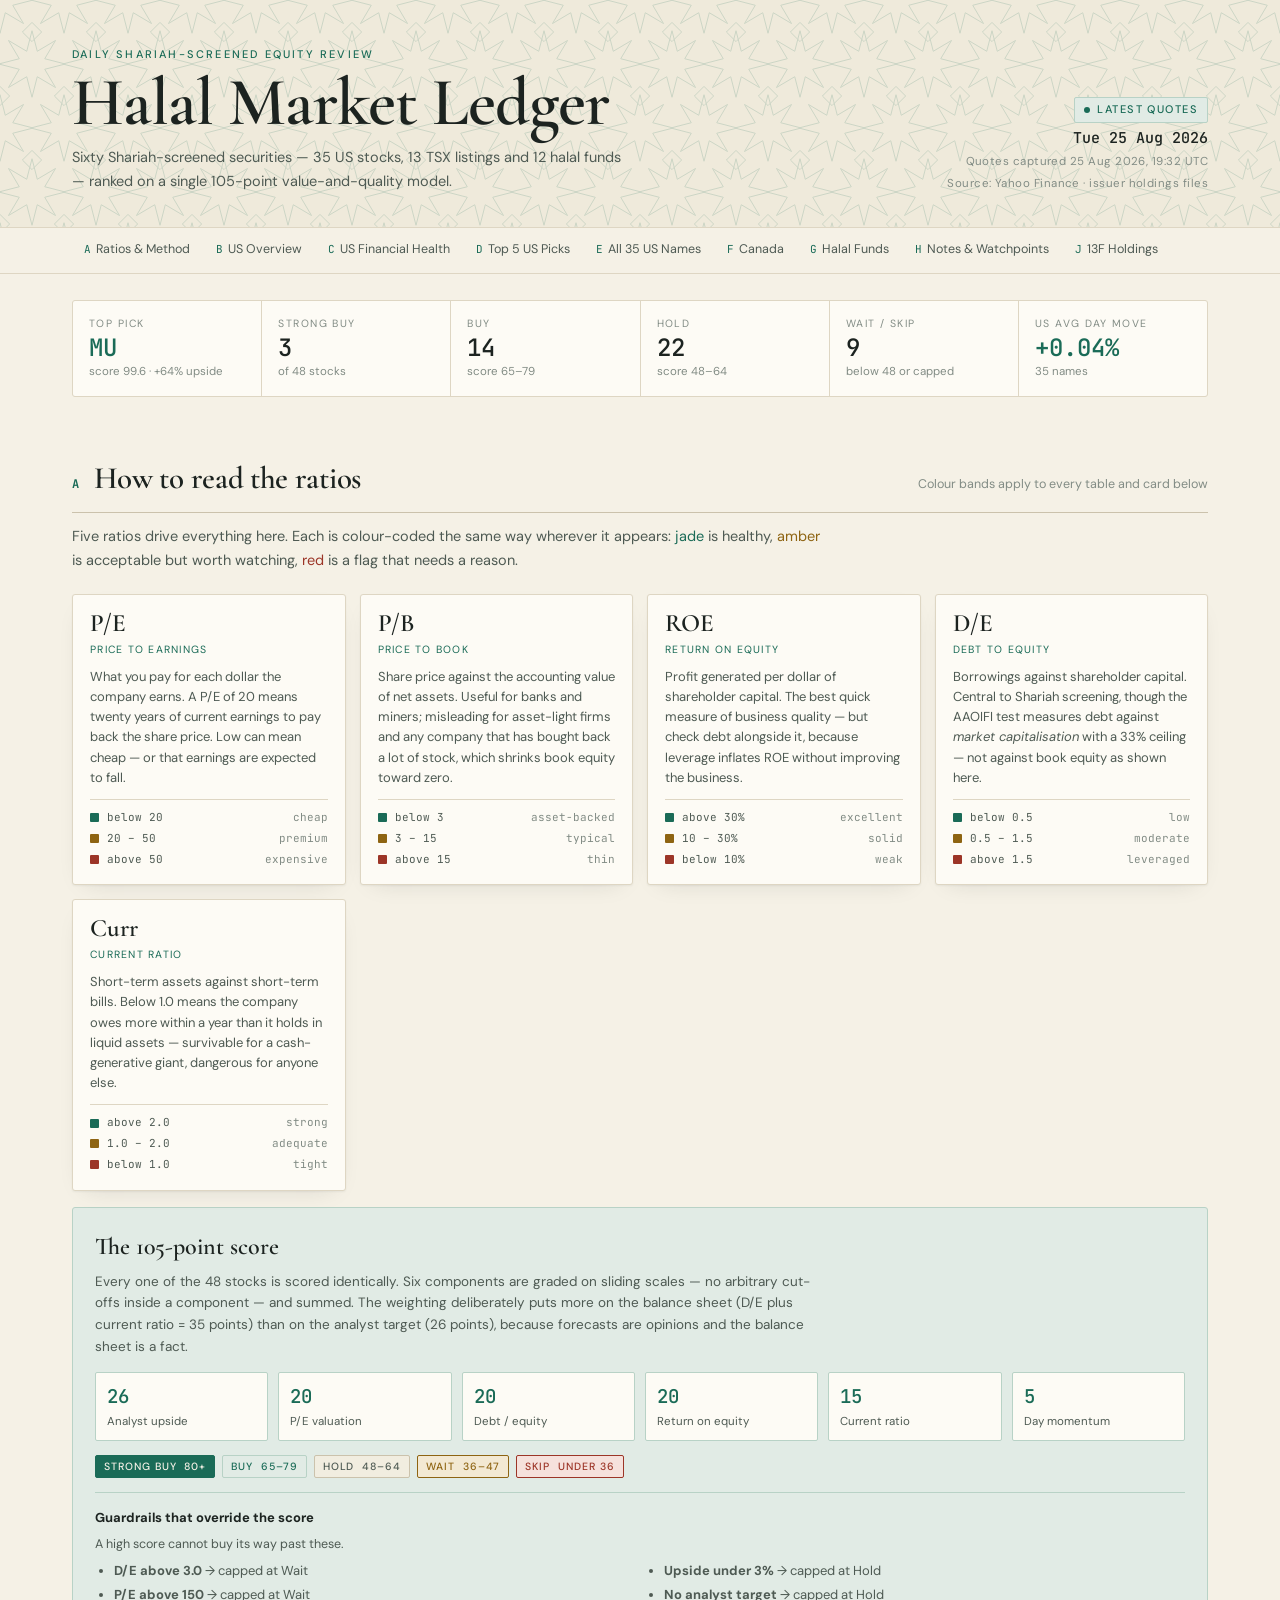
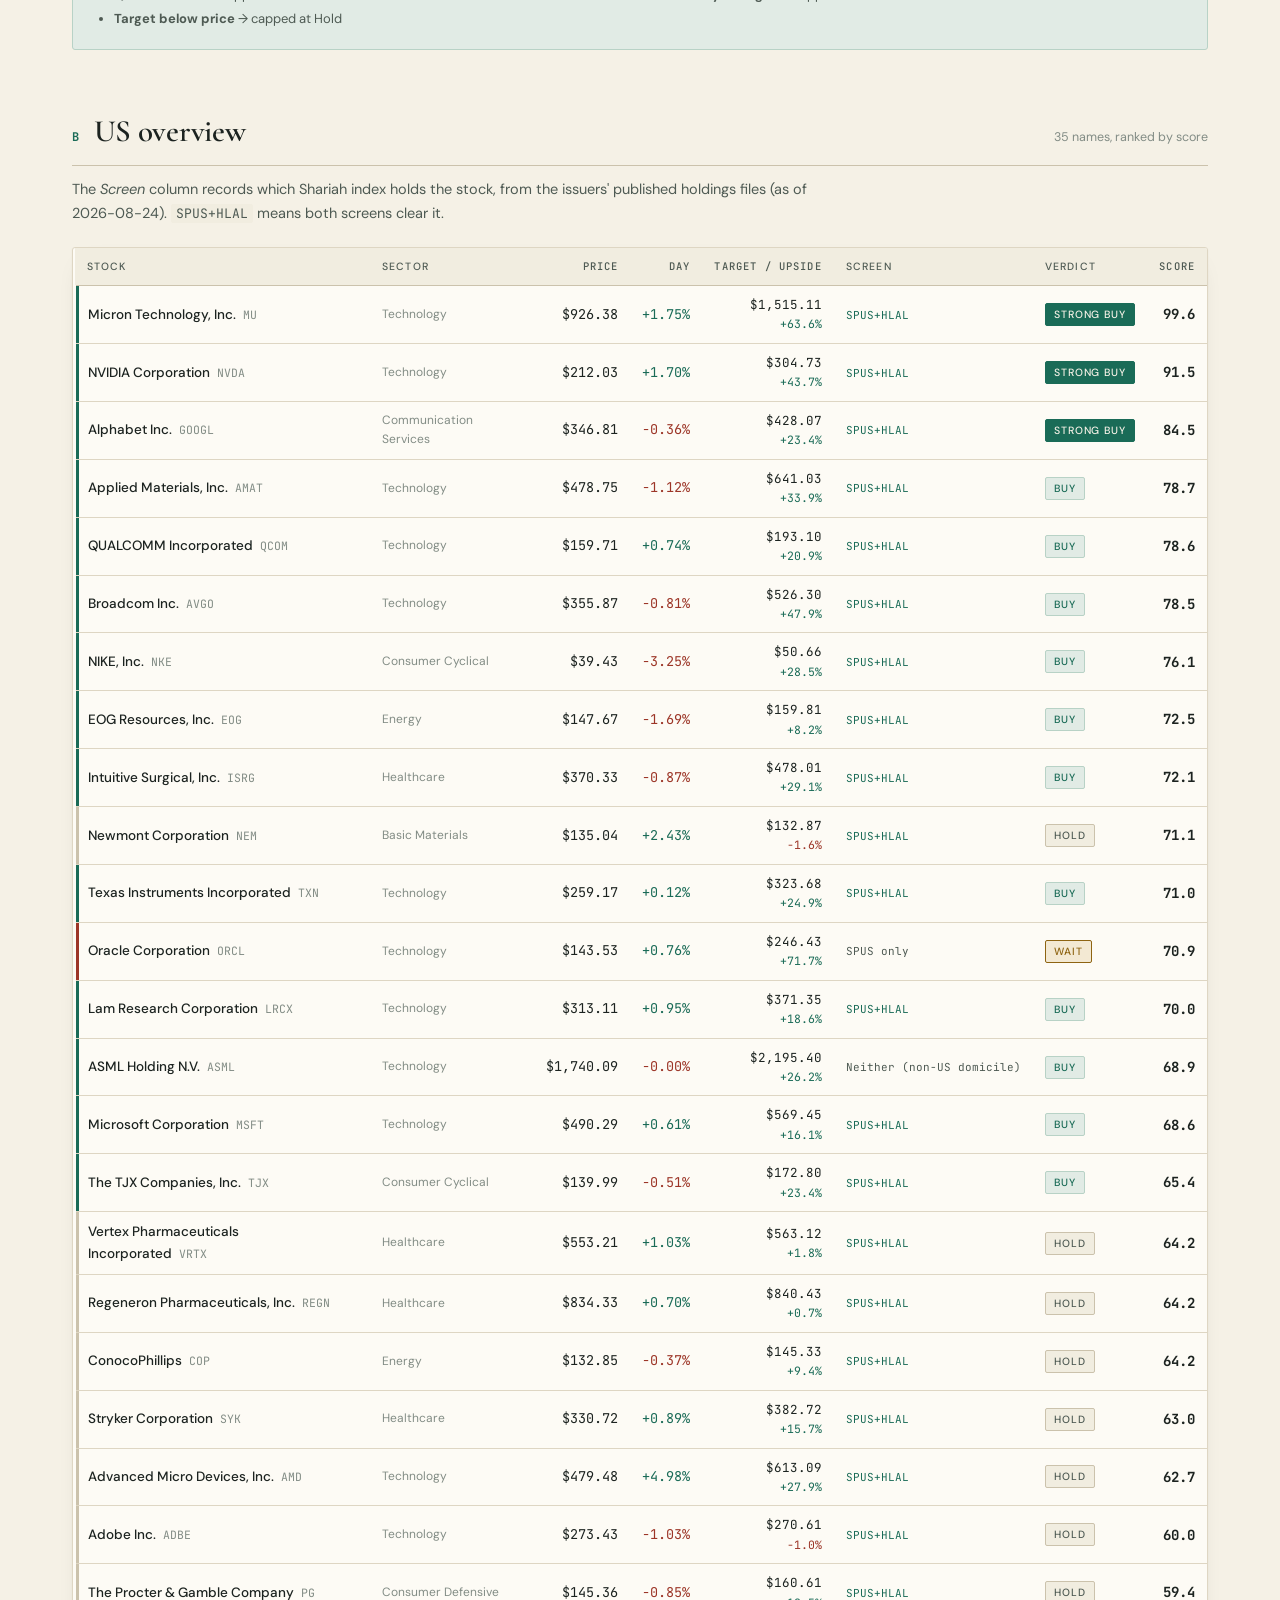
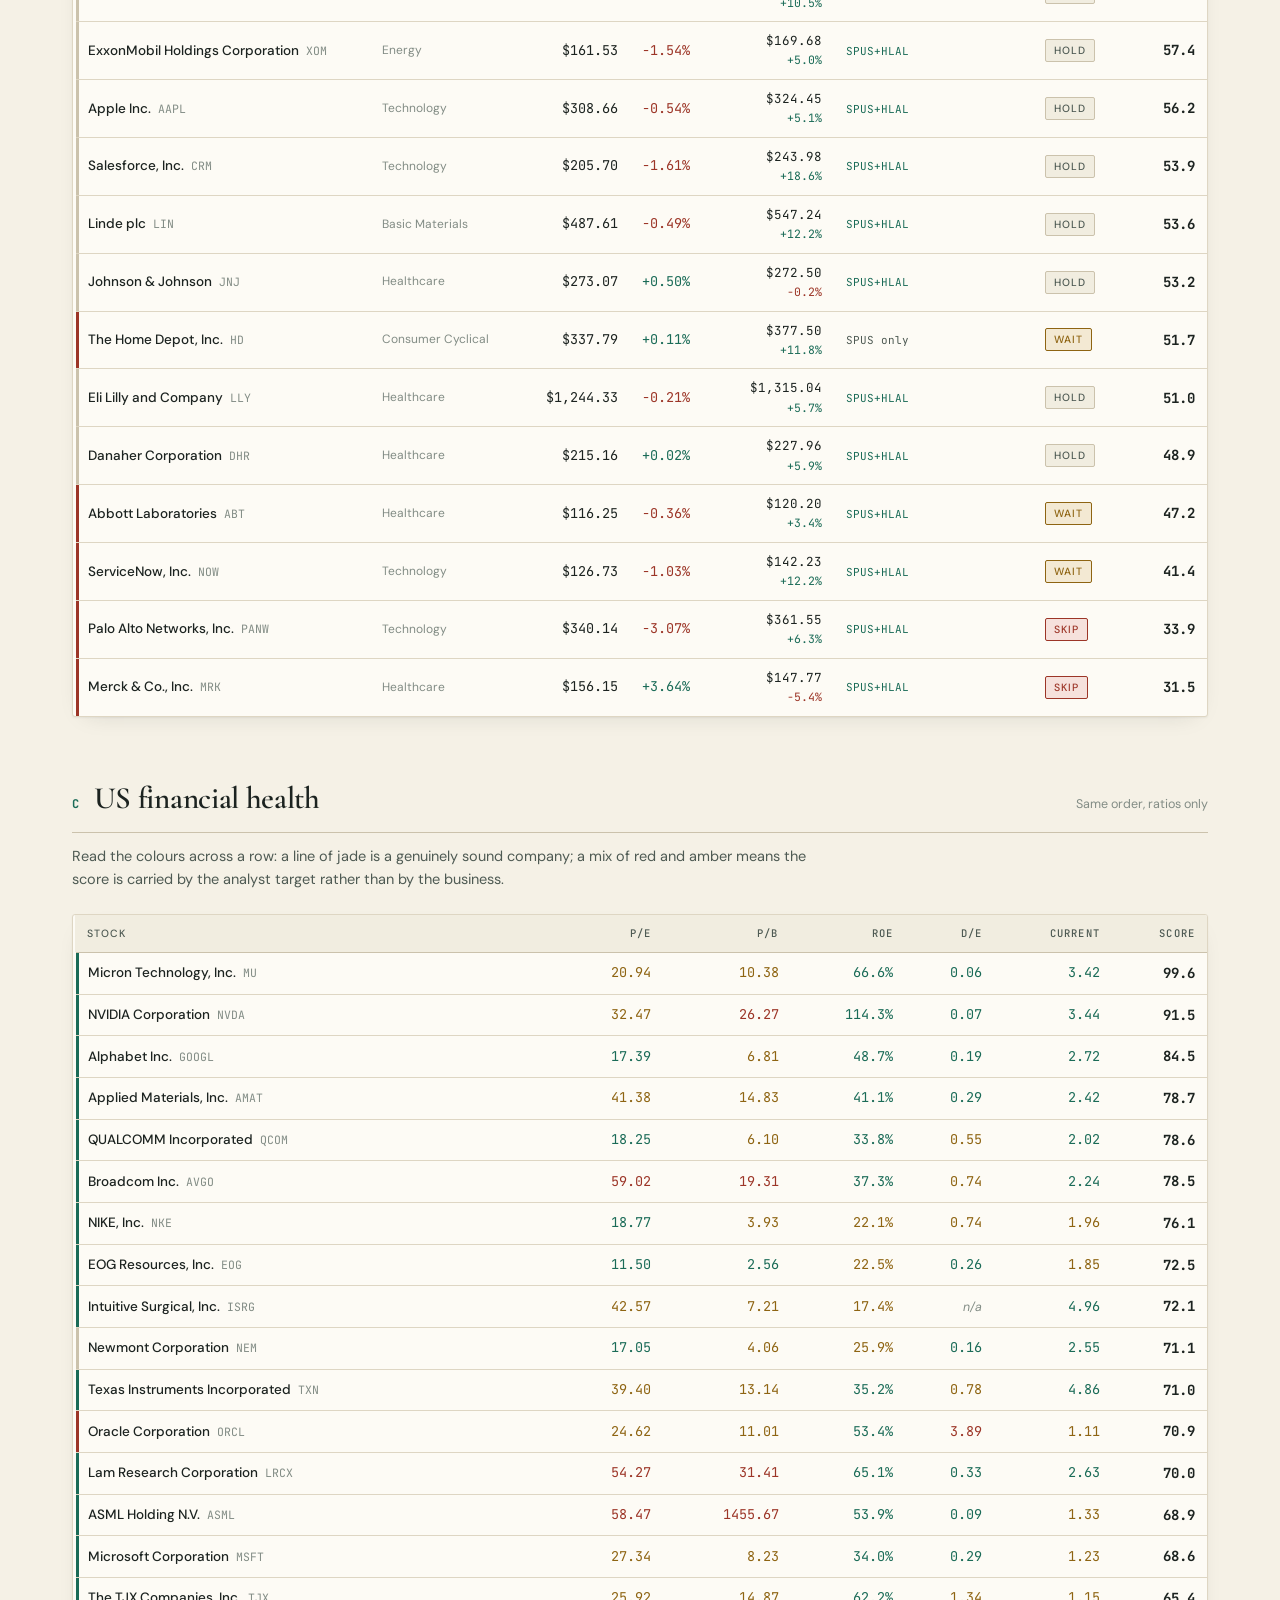
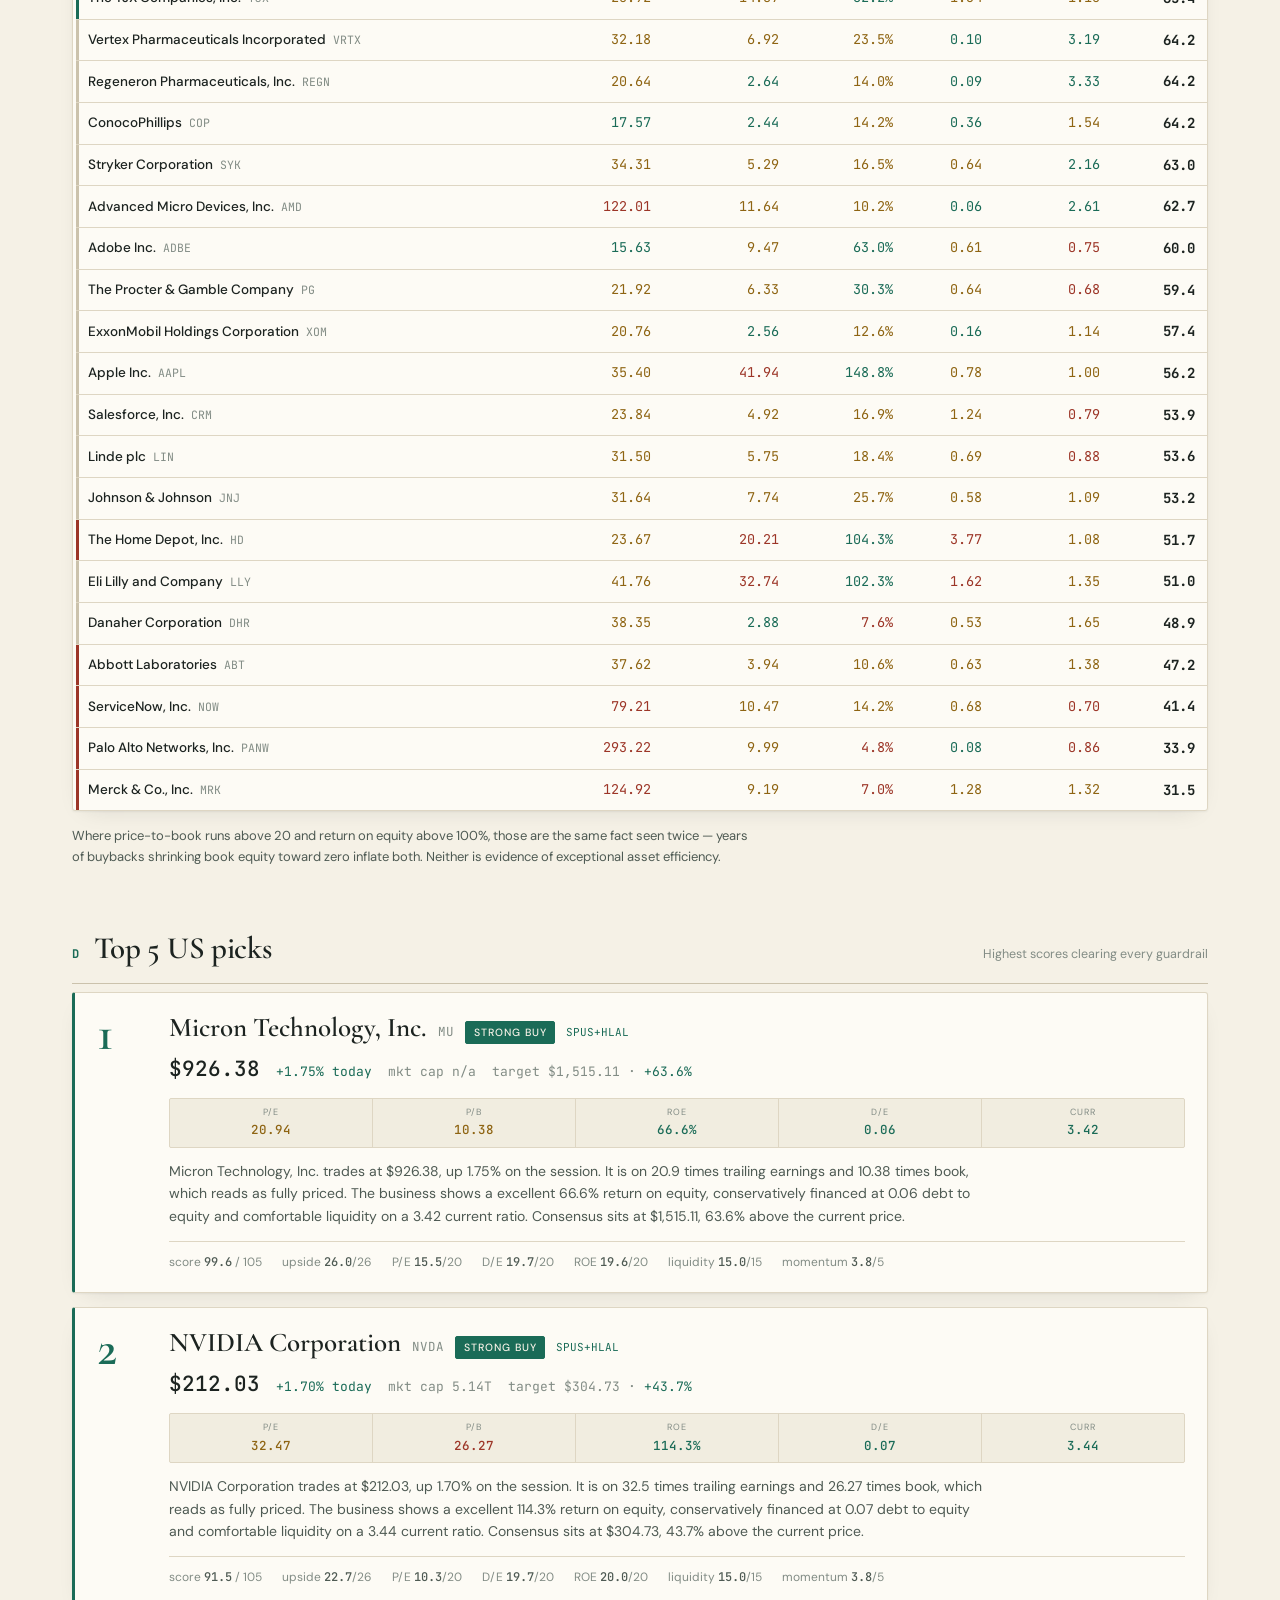
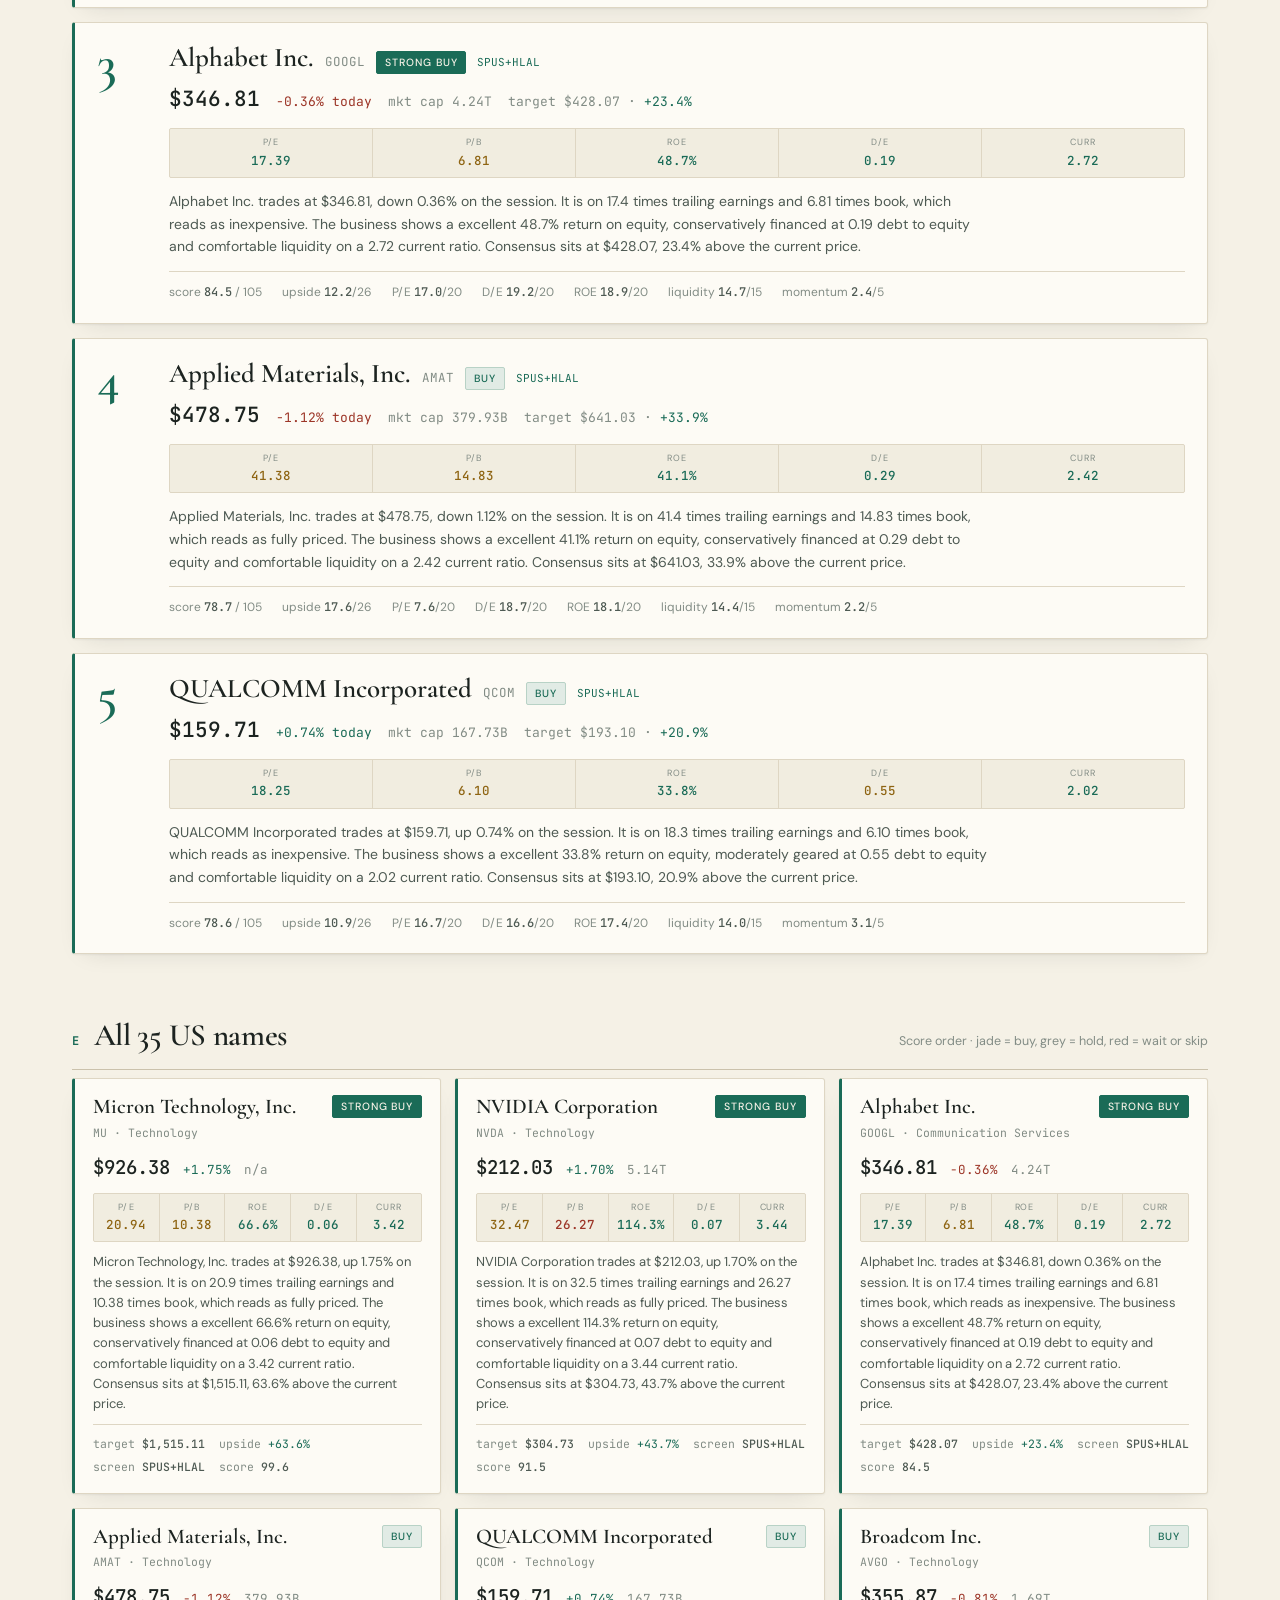
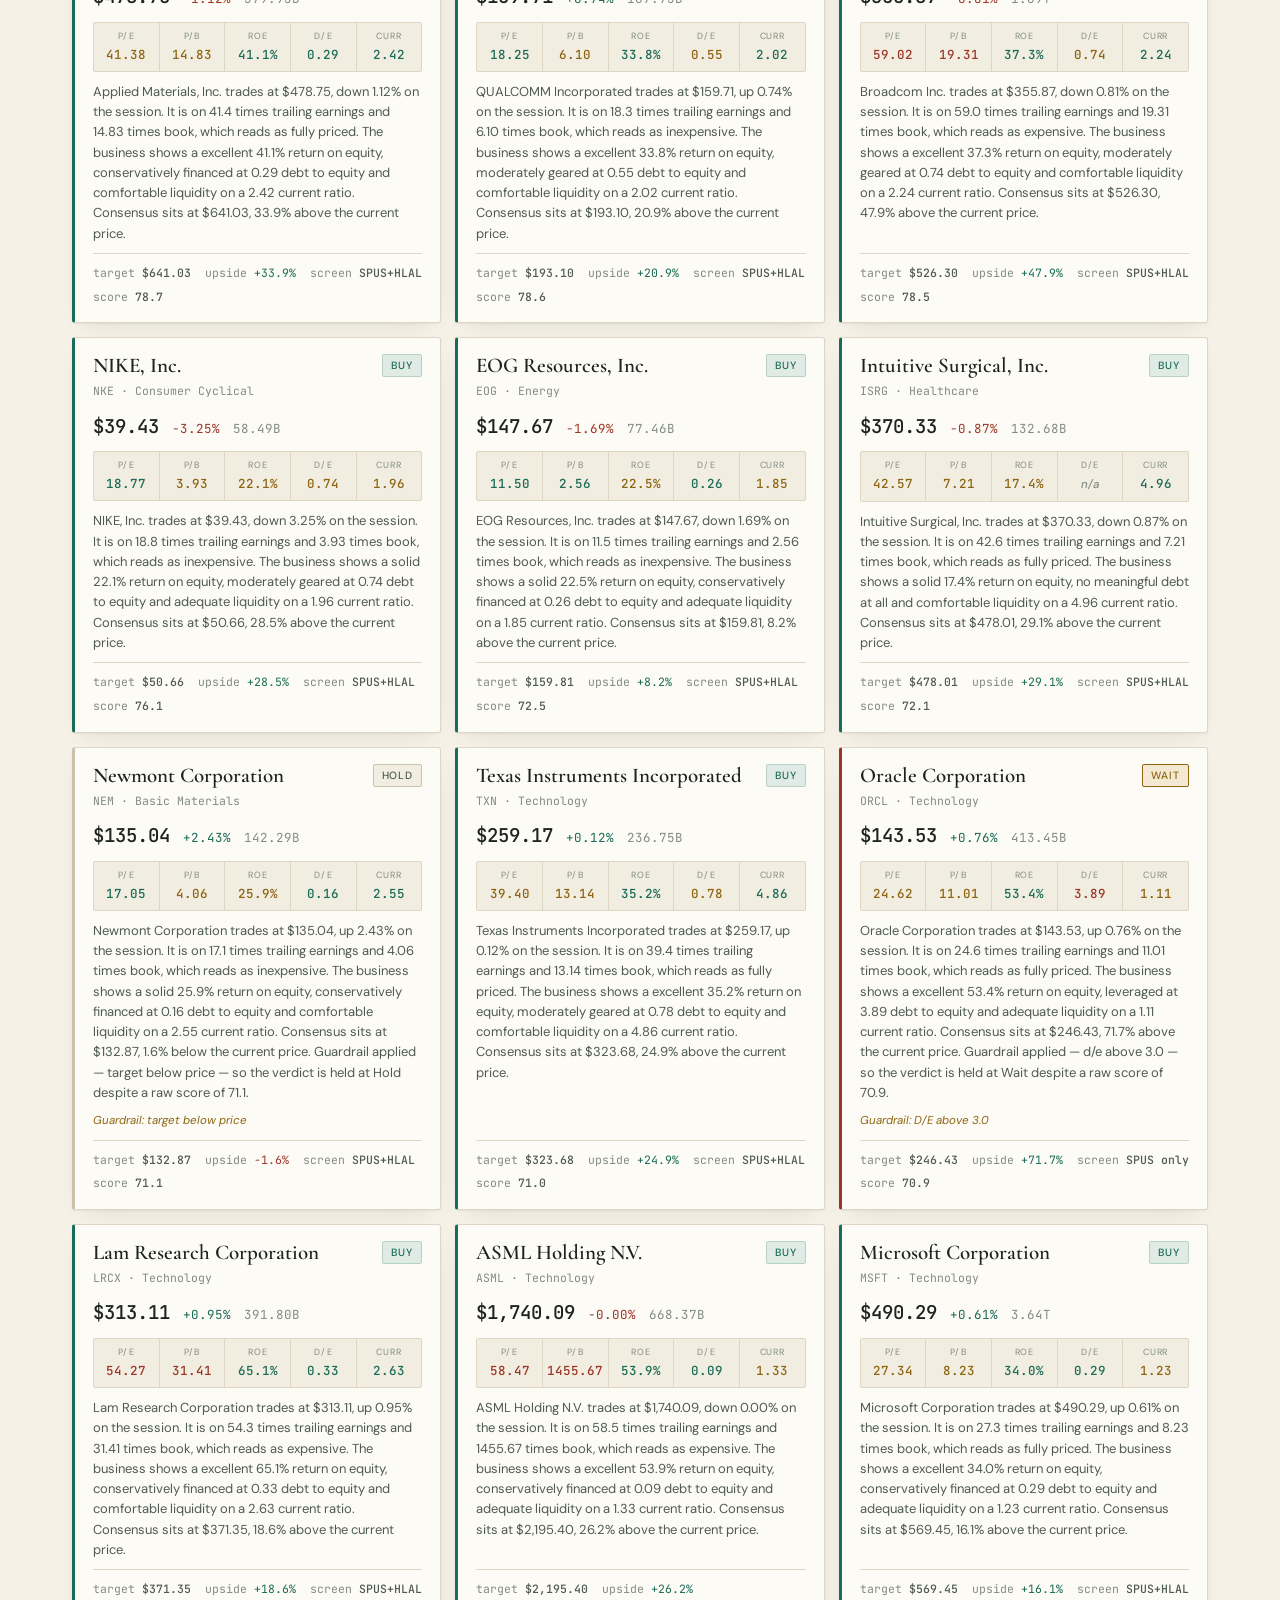
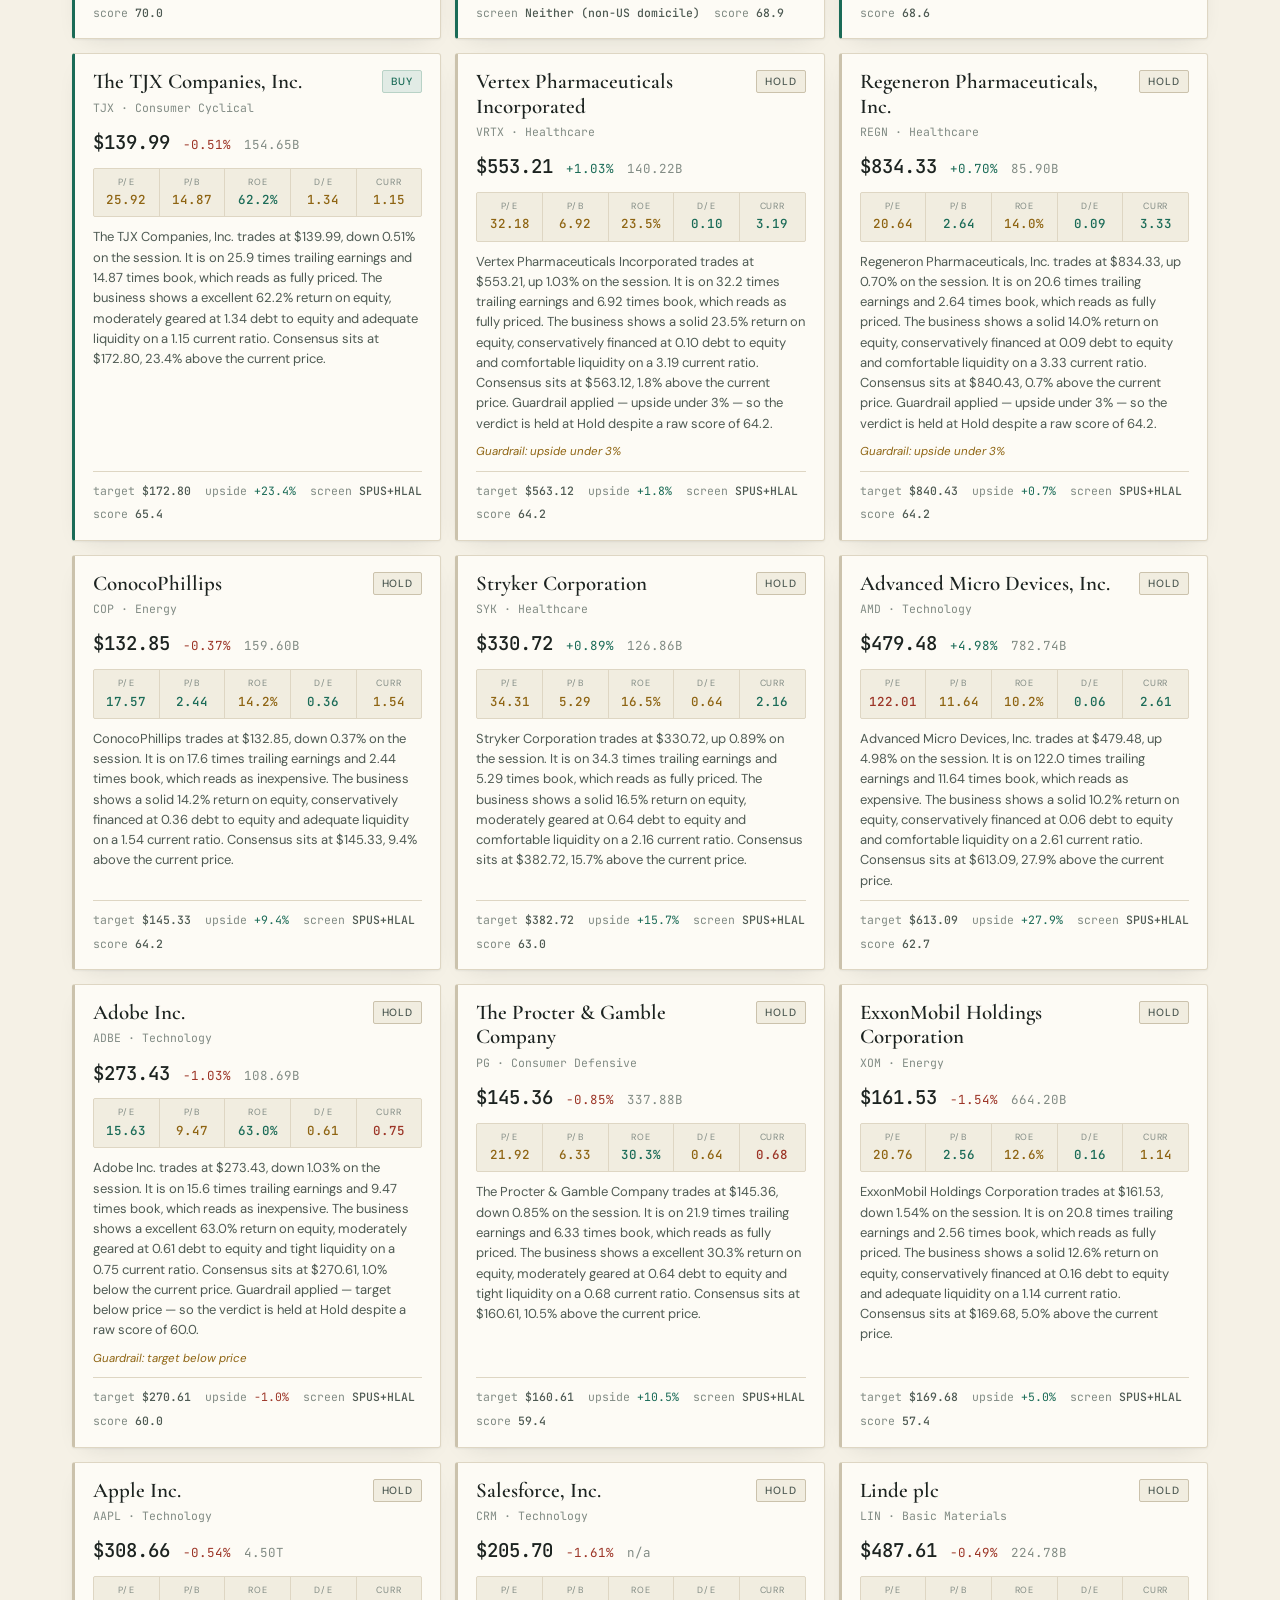
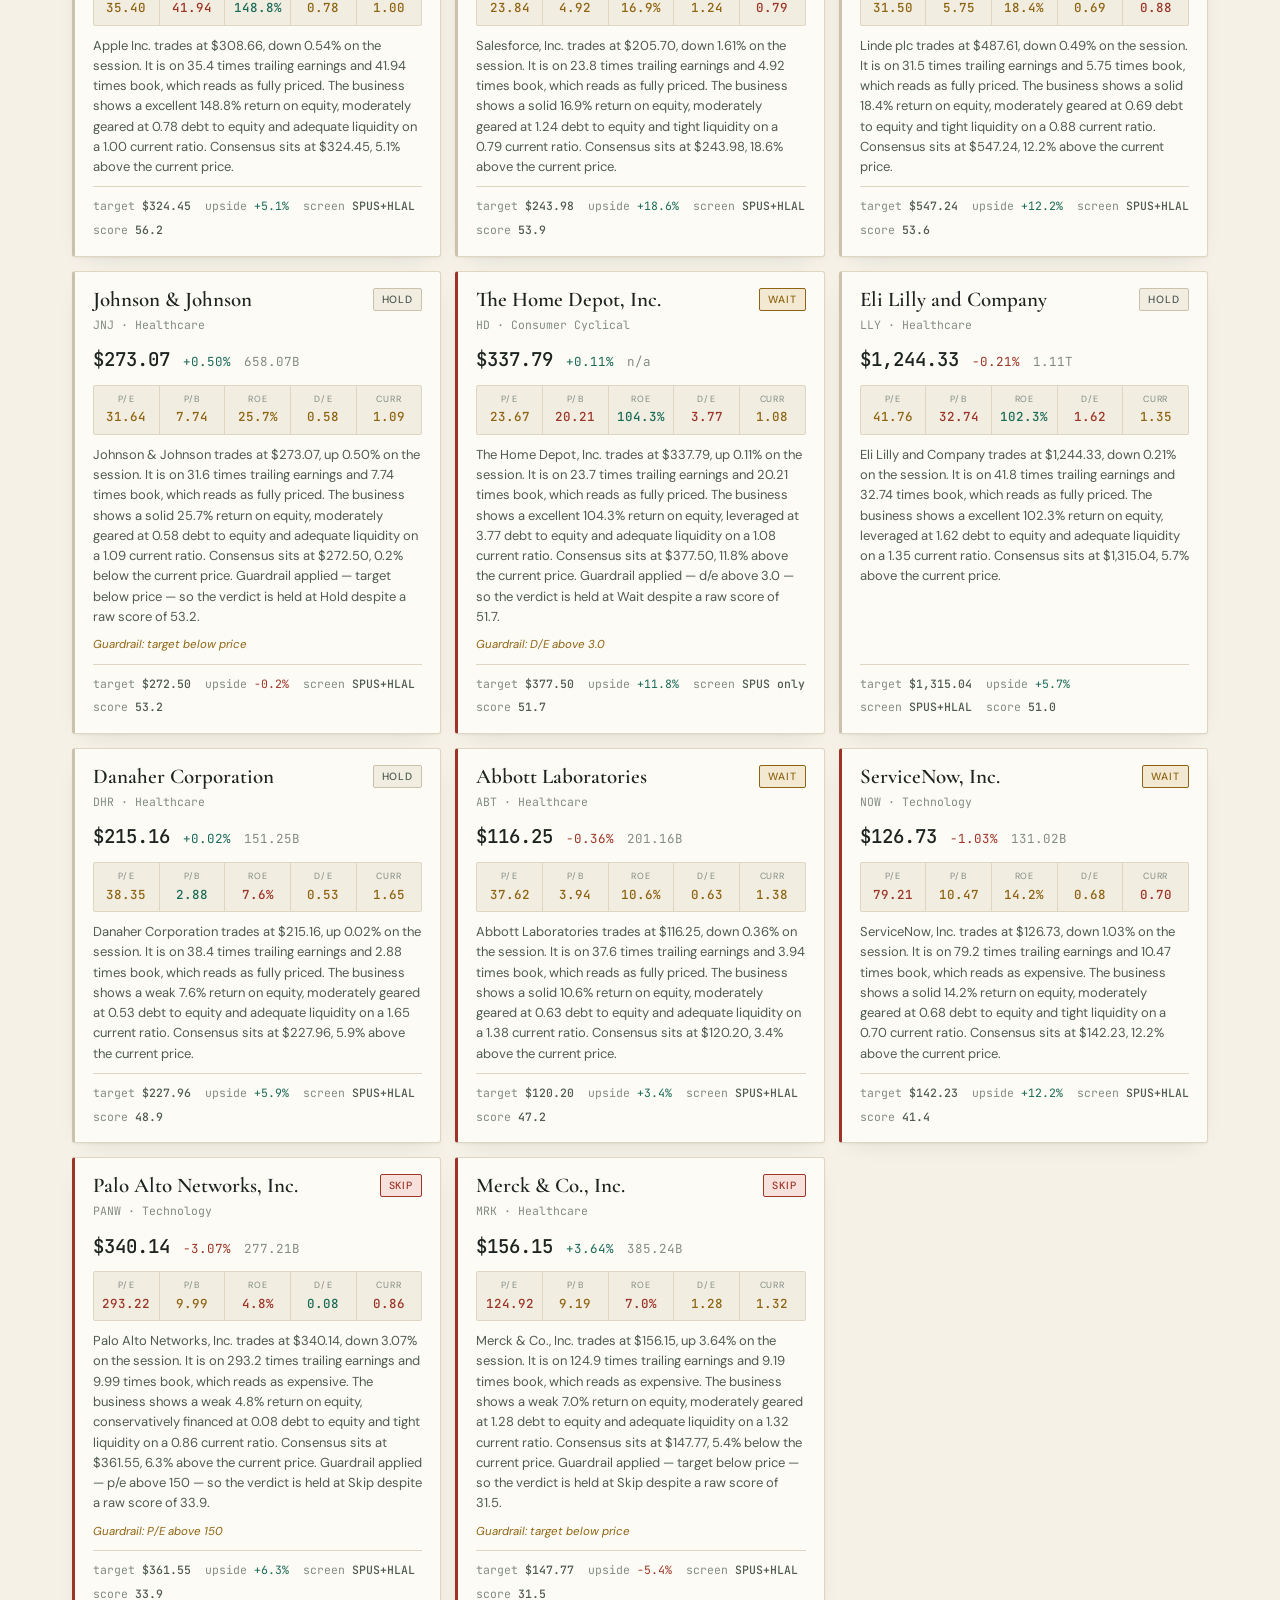
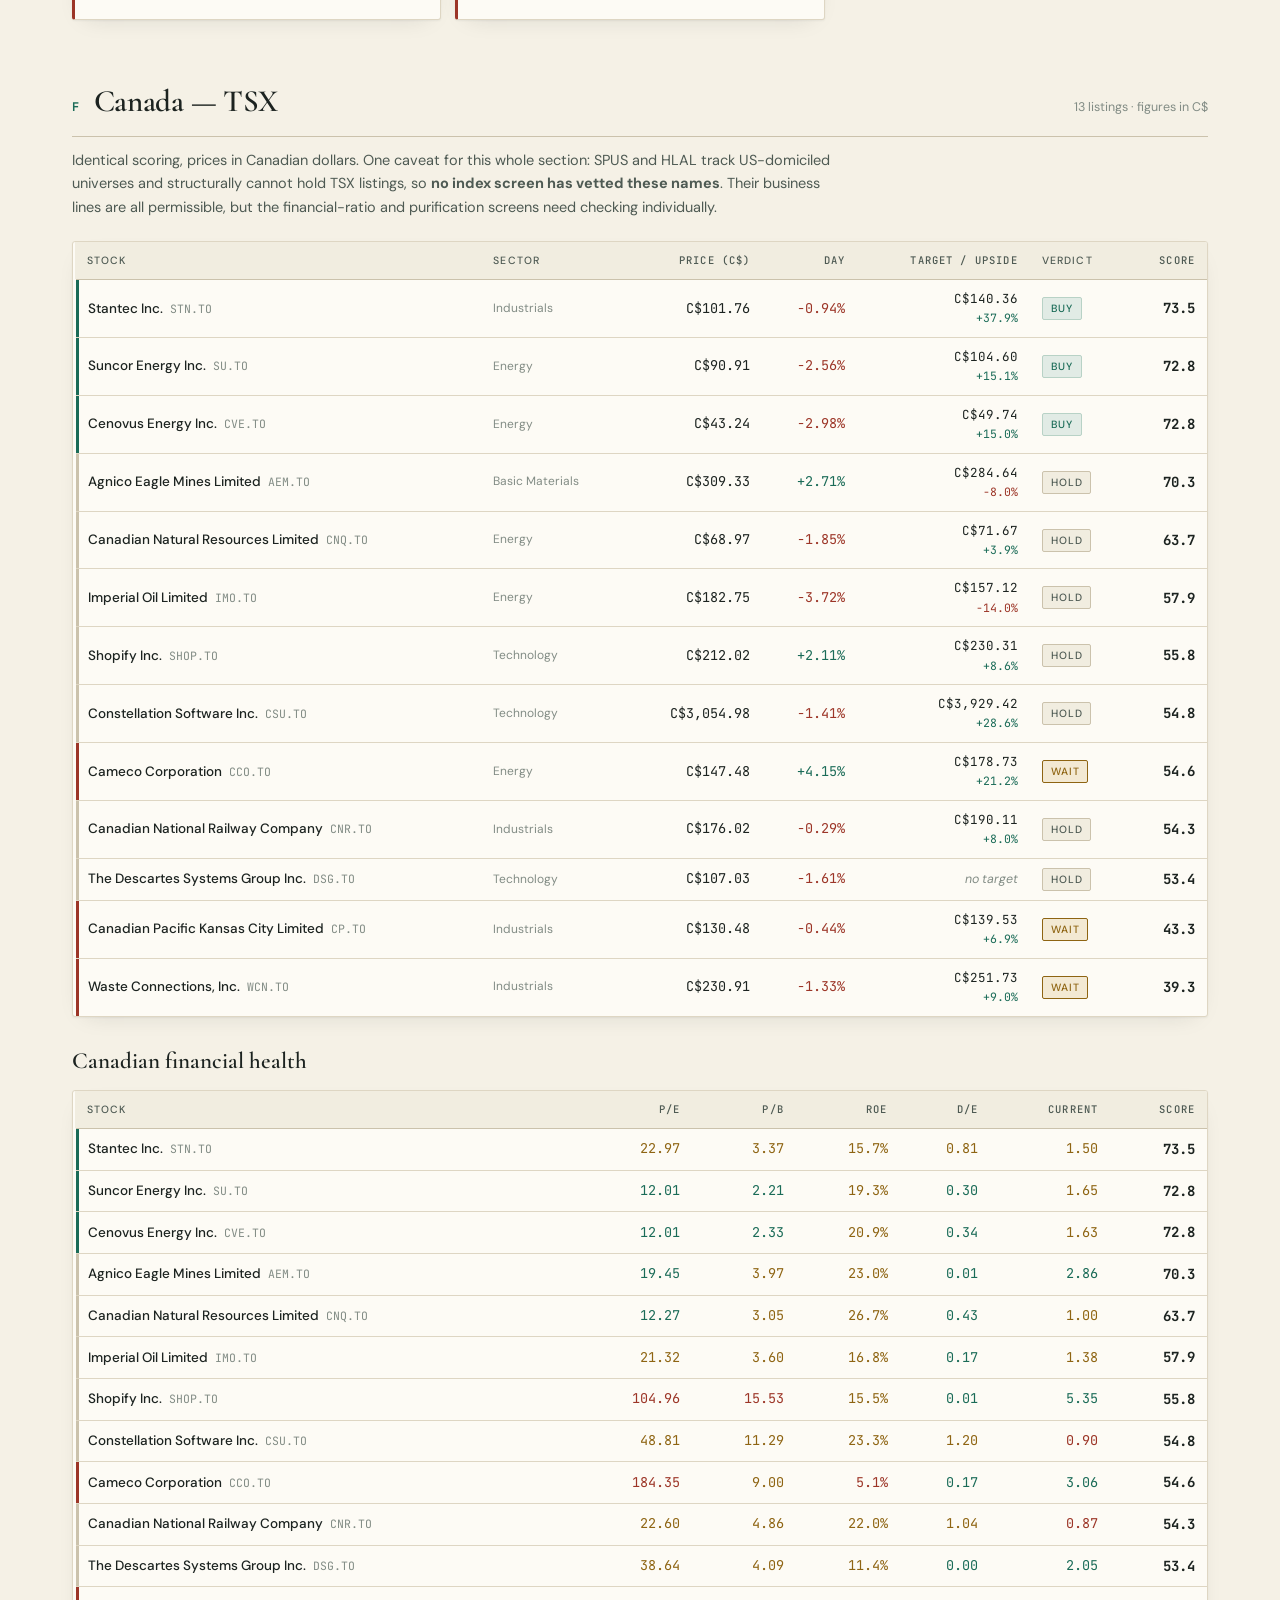
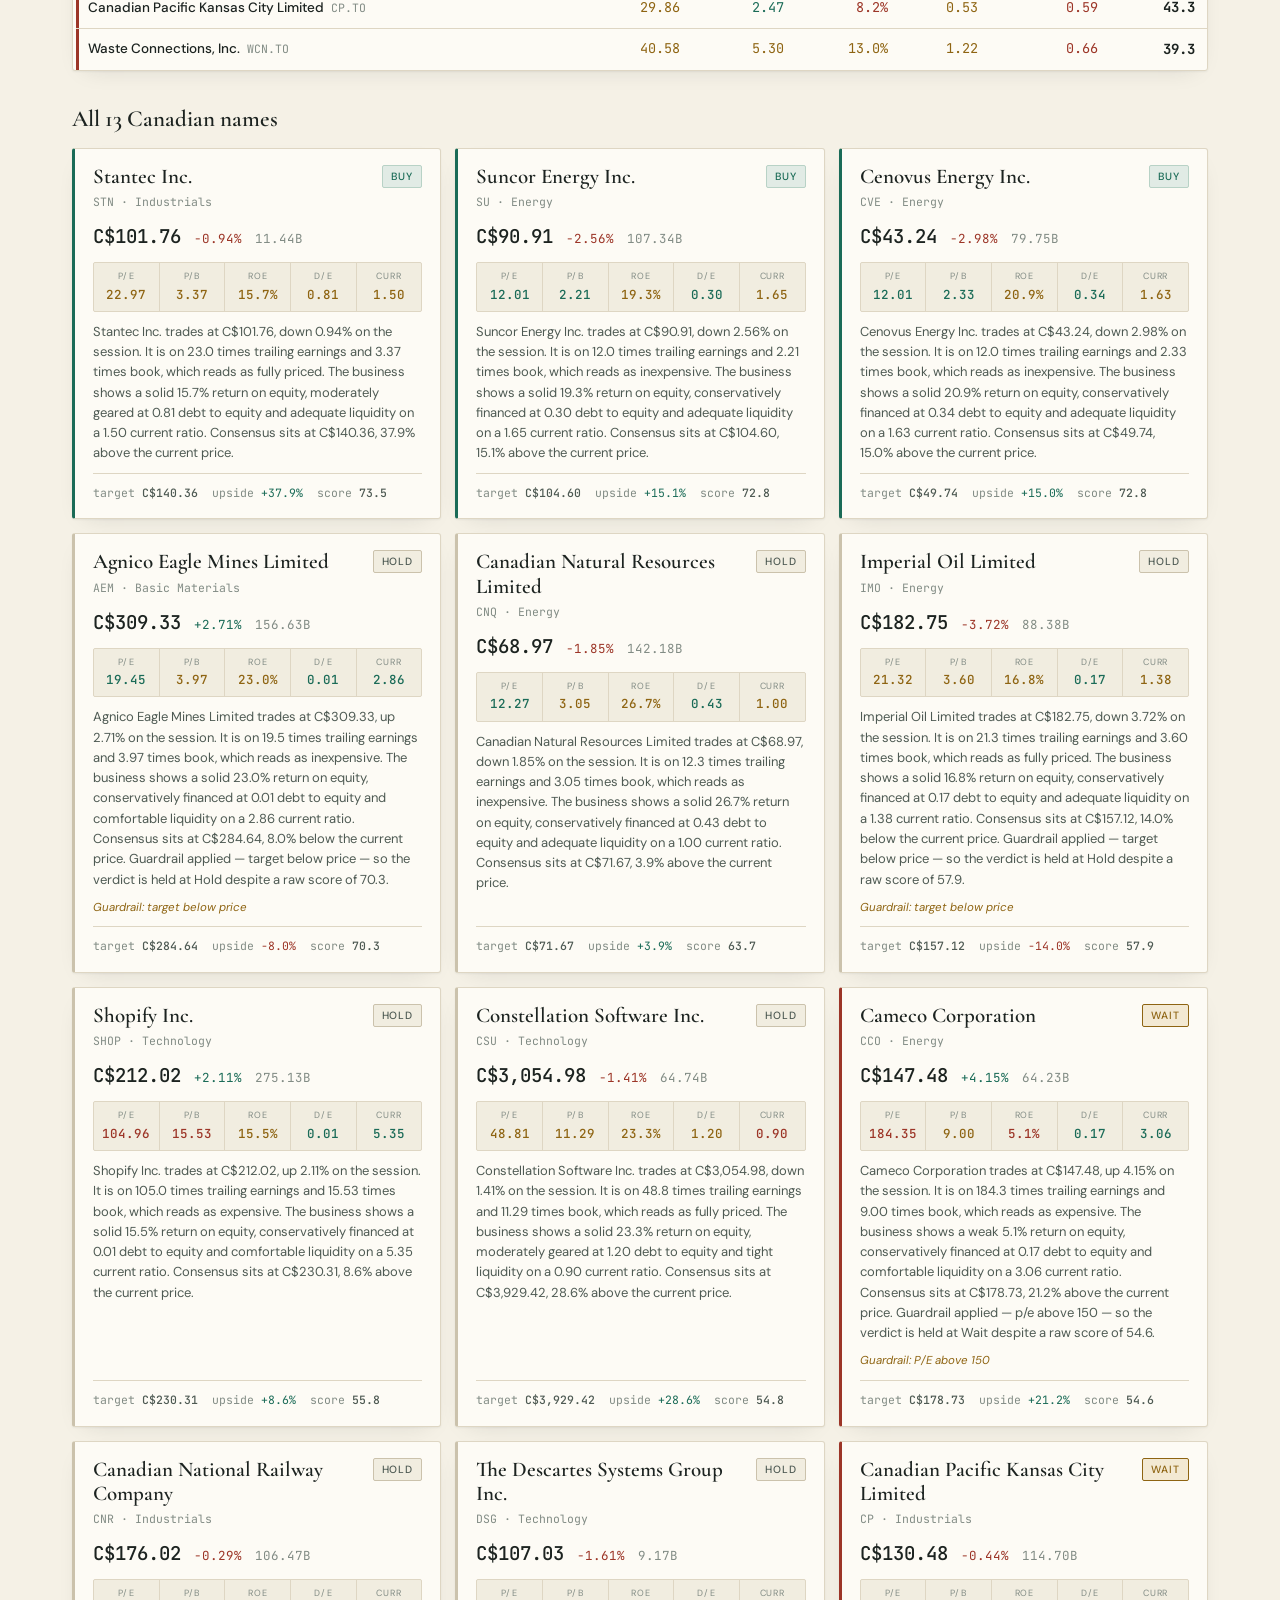
<file: reports/2026-08-25.html>
<!doctype html>
<html lang="en">
<head>
<meta charset="utf-8">
<meta name="viewport" content="width=device-width,initial-scale=1">
<title>Halal Market Ledger — Tue 25 Aug 2026</title>
<meta name="description" content="Shariah-screened review of 60 securities for Tue 25 Aug 2026.">
<link rel="icon" href="data:image/svg+xml,<svg xmlns=%22http://www.w3.org/2000/svg%22 viewBox=%220 0 100 100%22><text y=%22.9em%22 font-size=%2290%22>&#127769;</text></svg>">
<style>*{margin:0;padding:0}</style>
</head>
<body>
<script>(function(){try{var t=localStorage.getItem('hml-theme');if(t)document.documentElement.setAttribute('data-theme',t);}catch(e){}})();</script>

<link rel="preconnect" href="https://fonts.googleapis.com">
<link rel="preconnect" href="https://fonts.gstatic.com" crossorigin>
<link rel="stylesheet" href="https://fonts.googleapis.com/css2?family=Cormorant+Garamond:ital,wght@0,400;0,500;0,600;0,700;1,400&family=DM+Sans:opsz,wght@9..40,300;9..40,400;9..40,500;9..40,700&family=JetBrains+Mono:wght@400;500;700&display=swap">
<style>
:root{
  --ground:#F5F1E6; --ground-2:#EFEADB; --surface:#FDFBF5; --surface-2:#F1EDE0;
  --ink:#1C2320; --ink-2:#4E5A53; --ink-3:#828C85;
  --rule:#DED6C3; --rule-2:#CBC2AC;
  --jade:#1a6b57; --jade-2:#12503f; --jade-soft:#E1EBE5; --jade-line:#B8D2C6;
  --amber:#8E6412; --amber-soft:#F3E9D3;
  --clay:#9C3527; --clay-soft:#F6E1DC;
  --shadow:0 1px 2px rgba(28,35,32,.05), 0 8px 24px -14px rgba(28,35,32,.18);
  --star:#1a6b57;
}
@media (prefers-color-scheme: dark){
  :root:not([data-theme="light"]){
    --ground:#121614; --ground-2:#171C19; --surface:#1B211E; --surface-2:#232A26;
    --ink:#EAE5D7; --ink-2:#AEB8B1; --ink-3:#79837C;
    --rule:#2C3531; --rule-2:#3B4640;
    --jade:#59B694; --jade-2:#7FCDAE; --jade-soft:#172C24; --jade-line:#2A4A3D;
    --amber:#D8A64C; --amber-soft:#2B2416;
    --clay:#E0806B; --clay-soft:#33201B;
    --shadow:0 1px 2px rgba(0,0,0,.4), 0 8px 24px -14px rgba(0,0,0,.7);
    --star:#59B694;
  }
}
:root[data-theme="dark"]{
  --ground:#121614; --ground-2:#171C19; --surface:#1B211E; --surface-2:#232A26;
  --ink:#EAE5D7; --ink-2:#AEB8B1; --ink-3:#79837C;
  --rule:#2C3531; --rule-2:#3B4640;
  --jade:#59B694; --jade-2:#7FCDAE; --jade-soft:#172C24; --jade-line:#2A4A3D;
  --amber:#D8A64C; --amber-soft:#2B2416;
  --clay:#E0806B; --clay-soft:#33201B;
  --shadow:0 1px 2px rgba(0,0,0,.4), 0 8px 24px -14px rgba(0,0,0,.7);
  --star:#59B694;
}
*{box-sizing:border-box}
body{
  margin:0; background:var(--ground); color:var(--ink);
  font-family:"DM Sans",-apple-system,BlinkMacSystemFont,"Segoe UI",Helvetica,Arial,sans-serif;
  font-size:15px; line-height:1.62; -webkit-font-smoothing:antialiased;
}
.wrap{max-width:1180px; margin:0 auto; padding:0 22px 90px}
.num,.mono{font-family:"JetBrains Mono",ui-monospace,SFMono-Regular,Menlo,monospace; font-variant-numeric:tabular-nums}

/* ---------- header ---------- */
.hero{position:relative; overflow:hidden; background:var(--ground-2); border-bottom:1px solid var(--rule)}
#stars{position:absolute; inset:0; width:100%; height:100%; opacity:.16; pointer-events:none}
:root[data-theme="dark"] #stars{opacity:.22}
@media (prefers-color-scheme: dark){:root:not([data-theme="light"]) #stars{opacity:.22}}
.hero-in{position:relative; max-width:1180px; margin:0 auto; padding:46px 22px 34px; display:flex;
         flex-wrap:wrap; gap:26px; align-items:flex-end; justify-content:space-between}
.brand{display:flex; flex-direction:column; gap:6px; min-width:min(100%,420px)}
.eyebrow{font-size:11px; letter-spacing:.20em; text-transform:uppercase; color:var(--jade); font-weight:500}
h1{font-family:"Cormorant Garamond",Georgia,serif; font-weight:600; font-size:clamp(40px,6.4vw,68px);
   line-height:.98; margin:0; letter-spacing:-.015em; text-wrap:balance}
.sub{color:var(--ink-2); font-size:14.5px; max-width:56ch; margin:4px 0 0}
.stamp{display:flex; flex-direction:column; gap:3px; align-items:flex-end; text-align:right}
.stamp .big{font-family:"JetBrains Mono",monospace; font-size:15px; font-weight:500; color:var(--ink)}
.stamp .sm{font-size:11.5px; color:var(--ink-3); letter-spacing:.04em}
.live{display:inline-flex; align-items:center; gap:7px; background:var(--jade-soft); color:var(--jade);
      border:1px solid var(--jade-line); border-radius:2px; padding:3px 9px; font-size:11px;
      letter-spacing:.13em; text-transform:uppercase; font-weight:500}
.live::before{content:""; width:6px; height:6px; border-radius:50%; background:var(--jade)}

/* ---------- nav ---------- */
nav{position:sticky; top:0; z-index:40; background:color-mix(in srgb, var(--ground) 88%, transparent);
    backdrop-filter:blur(10px); border-bottom:1px solid var(--rule)}
.nav-in{max-width:1180px; margin:0 auto; padding:0 22px; display:flex; gap:2px; overflow-x:auto}
nav a{flex:0 0 auto; padding:11px 12px; font-size:12.5px; color:var(--ink-2); text-decoration:none;
      border-bottom:2px solid transparent; white-space:nowrap}
nav a:hover{color:var(--jade); border-bottom-color:var(--jade-line)}
nav a:focus-visible{outline:2px solid var(--jade); outline-offset:-2px}
nav .k{font-family:"JetBrains Mono",monospace; color:var(--jade); margin-right:5px; font-size:11px}

/* ---------- sections ---------- */
section{margin-top:56px; scroll-margin-top:60px}
.sec-head{display:flex; align-items:baseline; gap:14px; border-bottom:1px solid var(--rule-2); padding-bottom:9px; margin-bottom:8px}
.sec-key{font-family:"JetBrains Mono",monospace; font-size:12px; color:var(--jade); font-weight:700; letter-spacing:.06em}
.sec-head h2{font-family:"Cormorant Garamond",Georgia,serif; font-weight:600; font-size:31px; margin:0; letter-spacing:-.01em}
.sec-note{color:var(--ink-3); font-size:12.5px; margin-left:auto; text-align:right}
.lede{color:var(--ink-2); font-size:14.5px; max-width:76ch; margin:12px 0 22px}

/* ---------- summary strip ---------- */
.strip{display:grid; grid-template-columns:repeat(auto-fit,minmax(128px,1fr)); gap:1px;
       background:var(--rule); border:1px solid var(--rule); margin-top:26px; border-radius:3px; overflow:hidden}
.sc{background:var(--surface); padding:14px 16px; display:flex; flex-direction:column; gap:2px}
.sc .l{font-size:10.5px; letter-spacing:.14em; text-transform:uppercase; color:var(--ink-3)}
.sc .v{font-family:"JetBrains Mono",monospace; font-size:24px; font-weight:500; line-height:1.15}
.sc .m{font-size:11.5px; color:var(--ink-3)}
.sc.hi .v{color:var(--jade)}

/* ---------- tables ---------- */
.tw{overflow-x:auto; border:1px solid var(--rule); border-radius:3px; background:var(--surface); box-shadow:var(--shadow)}
table{border-collapse:collapse; width:100%; min-width:820px; font-size:13.5px}
thead th{position:sticky; top:0; background:var(--surface-2); text-align:left; padding:10px 12px;
         font-size:10.5px; letter-spacing:.11em; text-transform:uppercase; color:var(--ink-2);
         font-weight:500; border-bottom:1px solid var(--rule-2); white-space:nowrap}
tbody td{padding:9px 12px; border-bottom:1px solid var(--rule); vertical-align:middle}
tbody tr:last-child td{border-bottom:none}
tbody tr:hover td{background:var(--surface-2)}
td.num,th.num{text-align:right; font-family:"JetBrains Mono",monospace; font-variant-numeric:tabular-nums; white-space:nowrap}
td.nm{min-width:190px}
td.nm .co{font-weight:500}
td.nm .tk{font-family:"JetBrains Mono",monospace; font-size:11.5px; color:var(--ink-3); margin-left:7px}
tbody tr{border-left:3px solid transparent}
tbody tr.s-buy  td:first-child{box-shadow:inset 3px 0 0 var(--jade)}
tbody tr.s-hold td:first-child{box-shadow:inset 3px 0 0 var(--rule-2)}
tbody tr.s-wait td:first-child{box-shadow:inset 3px 0 0 var(--clay)}
.sect{font-size:12px; color:var(--ink-3)}
.up{color:var(--jade)} .down{color:var(--clay)} .flat{color:var(--ink-3)}
.na{color:var(--ink-3); font-style:italic; font-size:.92em; font-family:"DM Sans",sans-serif}
.tgt{display:block; font-size:12.5px}
.ups{display:block; font-size:11.5px}
.rv.g{color:var(--jade)} .rv.a{color:var(--amber)} .rv.r{color:var(--clay)}
.dval.g{color:var(--jade)} .dval.a{color:var(--amber)} .dval.r{color:var(--clay)} .dval.na{color:var(--ink-3)}
.scr{font-size:11px; font-family:"JetBrains Mono",monospace; color:var(--ink-2); white-space:nowrap}
.scr.both{color:var(--jade)}
.sco{font-weight:700; font-size:14px}

/* ---------- badges ---------- */
.badge{display:inline-block; padding:2px 8px; border-radius:2px; font-size:10.5px; font-weight:500;
       letter-spacing:.09em; text-transform:uppercase; white-space:nowrap; border:1px solid transparent}
.b-sbuy{background:var(--jade); color:var(--ground); border-color:var(--jade)}
.b-buy {background:var(--jade-soft); color:var(--jade); border-color:var(--jade-line)}
.b-hold{background:var(--surface-2); color:var(--ink-2); border-color:var(--rule-2)}
.b-wait{background:var(--amber-soft); color:var(--amber); border-color:var(--amber)}
.b-skip{background:var(--clay-soft); color:var(--clay); border-color:var(--clay)}

/* ---------- ratio explainer cards ---------- */
.rgrid{display:grid; grid-template-columns:repeat(auto-fit,minmax(232px,1fr)); gap:14px}
.rcard{background:var(--surface); border:1px solid var(--rule); border-radius:3px; padding:16px 17px;
       display:flex; flex-direction:column; gap:9px; box-shadow:var(--shadow)}
.rcard h3{font-family:"Cormorant Garamond",Georgia,serif; font-size:25px; font-weight:600; margin:0; line-height:1}
.rcard .full{font-size:10.5px; letter-spacing:.12em; text-transform:uppercase; color:var(--jade); margin-top:-4px}
.rcard p{margin:0; font-size:13px; color:var(--ink-2); line-height:1.55}
.bands{display:flex; flex-direction:column; gap:3px; margin-top:2px; border-top:1px solid var(--rule); padding-top:9px}
.bd{display:flex; align-items:center; gap:8px; font-size:11px; font-family:"JetBrains Mono",monospace; white-space:nowrap}
.sw{width:9px; height:9px; border-radius:1px; flex:0 0 auto}
.sw.g{background:var(--jade)} .sw.a{background:var(--amber)} .sw.r{background:var(--clay)}
.bd .txt{color:var(--ink-2)}

/* ---------- method box ---------- */
.method{margin-top:16px; background:var(--jade-soft); border:1px solid var(--jade-line); border-radius:3px; padding:20px 22px}
.method h3{font-family:"Cormorant Garamond",Georgia,serif; font-size:24px; margin:0 0 4px; font-weight:600}
.method p{margin:0 0 12px; font-size:13.5px; color:var(--ink-2); max-width:80ch}
.mgrid{display:grid; grid-template-columns:repeat(auto-fit,minmax(140px,1fr)); gap:10px; margin:14px 0}
.mi{background:var(--surface); border:1px solid var(--jade-line); border-radius:2px; padding:9px 11px}
.mi .p{font-family:"JetBrains Mono",monospace; font-size:19px; color:var(--jade); font-weight:500}
.mi .n2{font-size:11.5px; color:var(--ink-2)}
.bandrow{display:flex; flex-wrap:wrap; gap:7px; margin-top:6px}
.guard{margin-top:14px; border-top:1px solid var(--jade-line); padding-top:12px}
.guard ul{margin:6px 0 0; padding-left:19px; font-size:13px; color:var(--ink-2); columns:2; column-gap:28px}
.guard li{margin-bottom:3px; break-inside:avoid}
@media(max-width:640px){.guard ul{columns:1}}

/* ---------- top picks ---------- */
.picks{display:grid; gap:14px}
.pick{background:var(--surface); border:1px solid var(--rule); border-left:3px solid var(--jade);
      border-radius:3px; padding:20px 22px; display:grid; grid-template-columns:52px 1fr; gap:20px; box-shadow:var(--shadow)}
.rank{font-family:"Cormorant Garamond",Georgia,serif; font-size:50px; line-height:.8; color:var(--jade); font-weight:600}
.pick-h{display:flex; flex-wrap:wrap; align-items:baseline; gap:11px; margin-bottom:3px}
.pick-h .nm2{font-family:"Cormorant Garamond",Georgia,serif; font-size:27px; font-weight:600; line-height:1.1}
.pick-h .tk2{font-family:"JetBrains Mono",monospace; font-size:12.5px; color:var(--ink-3)}
.pline{display:flex; flex-wrap:wrap; gap:16px; align-items:baseline; margin:8px 0 12px;
       font-family:"JetBrains Mono",monospace; font-size:13px}
.pline .px{font-size:21px; font-weight:500}
.pick p.an{margin:12px 0 0; font-size:14px; color:var(--ink-2); max-width:82ch}
.pfoot{display:flex; flex-wrap:wrap; gap:8px 20px; margin-top:13px; padding-top:11px;
       border-top:1px solid var(--rule); font-size:12px; color:var(--ink-3)}
.pfoot b{font-family:"JetBrains Mono",monospace; color:var(--ink-2); font-weight:500}

/* ---------- stock cards ---------- */
.cards{display:grid; grid-template-columns:repeat(auto-fill,minmax(348px,1fr)); gap:14px}
.card{background:var(--surface); border:1px solid var(--rule); border-radius:3px; padding:16px 18px;
      display:flex; flex-direction:column; gap:9px; box-shadow:var(--shadow); border-left:3px solid var(--rule-2)}
.card.s-buy{border-left-color:var(--jade)}
.card.s-hold{border-left-color:var(--rule-2)}
.card.s-wait{border-left-color:var(--clay)}
.chead{display:flex; align-items:flex-start; justify-content:space-between; gap:10px}
.chead .cn{font-family:"Cormorant Garamond",Georgia,serif; font-size:21px; font-weight:600; line-height:1.15}
.chead .ct{font-family:"JetBrains Mono",monospace; font-size:11.5px; color:var(--ink-3)}
.cprice{display:flex; flex-wrap:wrap; gap:13px; align-items:baseline; font-family:"JetBrains Mono",monospace; font-size:12.5px}
.cprice .p1{font-size:19px; font-weight:500}
.cprice .mc{color:var(--ink-3)}
.dash{display:grid; grid-template-columns:repeat(5,1fr); gap:1px; background:var(--rule);
      border:1px solid var(--rule); border-radius:2px; overflow:hidden}
.dcell{background:var(--surface-2); padding:6px 4px; display:flex; flex-direction:column; align-items:center; gap:1px}
.dlab{font-size:9px; letter-spacing:.09em; text-transform:uppercase; color:var(--ink-3)}
.dval{font-family:"JetBrains Mono",monospace; font-size:12.5px; font-weight:500}
.card p.an{margin:1px 0 0; font-size:13px; color:var(--ink-2); line-height:1.56}
.cfoot{margin-top:auto; padding-top:10px; border-top:1px solid var(--rule); display:flex; flex-wrap:wrap;
       gap:5px 14px; font-size:11.5px; color:var(--ink-3); font-family:"JetBrains Mono",monospace}
.cfoot span b{color:var(--ink-2); font-weight:500}
.gflag{color:var(--amber); font-size:11.5px; font-family:"DM Sans",sans-serif; font-style:italic}

/* ---------- funds ---------- */
.fcards{display:grid; grid-template-columns:repeat(auto-fill,minmax(340px,1fr)); gap:14px}
.hold{display:flex; flex-direction:column; gap:3px; margin-top:2px}
.hrow{display:flex; justify-content:space-between; gap:10px; font-size:11.5px; font-family:"JetBrains Mono",monospace;
      color:var(--ink-2); border-bottom:1px dotted var(--rule); padding-bottom:2px}
.hlab{font-size:10px; letter-spacing:.12em; text-transform:uppercase; color:var(--ink-3); margin-top:4px}

/* ---------- notes ---------- */
.ngrid{display:grid; grid-template-columns:repeat(auto-fit,minmax(290px,1fr)); gap:14px}
.ncard{background:var(--surface); border:1px solid var(--rule); border-radius:3px; padding:17px 19px; box-shadow:var(--shadow)}
.ncard h3{font-family:"Cormorant Garamond",Georgia,serif; font-size:22px; margin:0 0 8px; font-weight:600}
.ncard ul{margin:0; padding-left:18px; font-size:13.5px; color:var(--ink-2)}
.ncard li{margin-bottom:7px}
.ncard p{margin:0 0 9px; font-size:13.5px; color:var(--ink-2)}
.dq{background:var(--amber-soft); border-color:var(--amber)}
.dq h3{color:var(--amber)}
.disc{margin-top:26px; background:var(--surface-2); border:1px solid var(--rule); border-left:3px solid var(--ink-3);
      border-radius:3px; padding:17px 20px; font-size:12.5px; color:var(--ink-2); line-height:1.6}
.disc b{color:var(--ink)}
footer{margin-top:44px; padding-top:20px; border-top:1px solid var(--rule); font-size:12px; color:var(--ink-3);
       display:flex; flex-wrap:wrap; gap:10px; justify-content:space-between}
code{font-family:"JetBrains Mono",monospace; font-size:.9em; background:var(--surface-2); padding:1px 5px; border-radius:2px}
@media (prefers-reduced-motion: reduce){*{animation:none!important; transition:none!important}}
@media(max-width:560px){
  .pick{grid-template-columns:1fr; gap:8px} .rank{font-size:34px}
  .hero-in{padding:34px 22px 26px} .stamp{align-items:flex-start; text-align:left}
}
</style>

<div class="hero"><canvas id="stars"></canvas><div class="hero-in"><div class="brand"><span class="eyebrow">Daily Shariah-Screened Equity Review</span><h1>Halal Market Ledger</h1><p class="sub">Sixty Shariah-screened securities &mdash; 35 US stocks, 13 TSX listings and 12 halal funds &mdash; ranked on a single 105-point value-and-quality model.</p></div><div class="stamp"><span class="live">Latest quotes</span><span class="big">Tue 25 Aug 2026</span><span class="sm">Quotes captured 25 Aug 2026, 19:32 UTC</span><span class="sm">Source: Yahoo Finance &middot; issuer holdings files</span></div></div></div>
<nav><div class="nav-in"><a href="#a"><span class="k">A</span>Ratios &amp; Method</a><a href="#b"><span class="k">B</span>US Overview</a><a href="#c"><span class="k">C</span>US Financial Health</a><a href="#d"><span class="k">D</span>Top 5 US Picks</a><a href="#e"><span class="k">E</span>All 35 US Names</a><a href="#f"><span class="k">F</span>Canada</a><a href="#g"><span class="k">G</span>Halal Funds</a><a href="#h"><span class="k">H</span>Notes &amp; Watchpoints</a><a href="#j"><span class="k">J</span>13F Holdings</a></div></nav>
<div class="wrap">
<div class="strip">
<div class="sc hi"><span class="l">Top pick</span><span class="v">MU</span><span class="m">score 99.6 &middot; +64% upside</span></div>
<div class="sc"><span class="l">Strong Buy</span><span class="v">3</span><span class="m">of 48 stocks</span></div>
<div class="sc"><span class="l">Buy</span><span class="v">14</span><span class="m">score 65&ndash;79</span></div>
<div class="sc"><span class="l">Hold</span><span class="v">22</span><span class="m">score 48&ndash;64</span></div>
<div class="sc"><span class="l">Wait / Skip</span><span class="v">9</span><span class="m">below 48 or capped</span></div>
<div class="sc"><span class="l">US avg day move</span><span class="v up">+0.04%</span><span class="m">35 names</span></div>
</div>
<section id="a"><div class="sec-head"><span class="sec-key">A</span><h2>How to read the ratios</h2><span class="sec-note">Colour bands apply to every table and card below</span></div>
<p class="lede">Five ratios drive everything here. Each is colour-coded the same way wherever it appears: <span class="rv g">jade</span> is healthy, <span class="rv a">amber</span> is acceptable but worth watching, <span class="rv r">red</span> is a flag that needs a reason.</p>
<div class="rgrid">
<div class="rcard"><h3>P/E</h3><span class="full">Price to Earnings</span><p>What you pay for each dollar the company earns. A P/E of 20 means twenty years of current earnings to pay back the share price. Low can mean cheap &mdash; or that earnings are expected to fall.</p><div class="bands">
<div class="bd"><span class="sw g"></span><span class="txt">below 20</span><span class="txt" style="color:var(--ink-3);margin-left:auto">cheap</span></div>
<div class="bd"><span class="sw a"></span><span class="txt">20 &ndash; 50</span><span class="txt" style="color:var(--ink-3);margin-left:auto">premium</span></div>
<div class="bd"><span class="sw r"></span><span class="txt">above 50</span><span class="txt" style="color:var(--ink-3);margin-left:auto">expensive</span></div>
</div></div>
<div class="rcard"><h3>P/B</h3><span class="full">Price to Book</span><p>Share price against the accounting value of net assets. Useful for banks and miners; misleading for asset-light firms and any company that has bought back a lot of stock, which shrinks book equity toward zero.</p><div class="bands">
<div class="bd"><span class="sw g"></span><span class="txt">below 3</span><span class="txt" style="color:var(--ink-3);margin-left:auto">asset-backed</span></div>
<div class="bd"><span class="sw a"></span><span class="txt">3 &ndash; 15</span><span class="txt" style="color:var(--ink-3);margin-left:auto">typical</span></div>
<div class="bd"><span class="sw r"></span><span class="txt">above 15</span><span class="txt" style="color:var(--ink-3);margin-left:auto">thin</span></div>
</div></div>
<div class="rcard"><h3>ROE</h3><span class="full">Return on Equity</span><p>Profit generated per dollar of shareholder capital. The best quick measure of business quality &mdash; but check debt alongside it, because leverage inflates ROE without improving the business.</p><div class="bands">
<div class="bd"><span class="sw g"></span><span class="txt">above 30%</span><span class="txt" style="color:var(--ink-3);margin-left:auto">excellent</span></div>
<div class="bd"><span class="sw a"></span><span class="txt">10 &ndash; 30%</span><span class="txt" style="color:var(--ink-3);margin-left:auto">solid</span></div>
<div class="bd"><span class="sw r"></span><span class="txt">below 10%</span><span class="txt" style="color:var(--ink-3);margin-left:auto">weak</span></div>
</div></div>
<div class="rcard"><h3>D/E</h3><span class="full">Debt to Equity</span><p>Borrowings against shareholder capital. Central to Shariah screening, though the AAOIFI test measures debt against <em>market capitalisation</em> with a 33% ceiling &mdash; not against book equity as shown here.</p><div class="bands">
<div class="bd"><span class="sw g"></span><span class="txt">below 0.5</span><span class="txt" style="color:var(--ink-3);margin-left:auto">low</span></div>
<div class="bd"><span class="sw a"></span><span class="txt">0.5 &ndash; 1.5</span><span class="txt" style="color:var(--ink-3);margin-left:auto">moderate</span></div>
<div class="bd"><span class="sw r"></span><span class="txt">above 1.5</span><span class="txt" style="color:var(--ink-3);margin-left:auto">leveraged</span></div>
</div></div>
<div class="rcard"><h3>Curr</h3><span class="full">Current Ratio</span><p>Short-term assets against short-term bills. Below 1.0 means the company owes more within a year than it holds in liquid assets &mdash; survivable for a cash-generative giant, dangerous for anyone else.</p><div class="bands">
<div class="bd"><span class="sw g"></span><span class="txt">above 2.0</span><span class="txt" style="color:var(--ink-3);margin-left:auto">strong</span></div>
<div class="bd"><span class="sw a"></span><span class="txt">1.0 &ndash; 2.0</span><span class="txt" style="color:var(--ink-3);margin-left:auto">adequate</span></div>
<div class="bd"><span class="sw r"></span><span class="txt">below 1.0</span><span class="txt" style="color:var(--ink-3);margin-left:auto">tight</span></div>
</div></div>
</div>
<div class="method"><h3>The 105-point score</h3>
<p>Every one of the 48 stocks is scored identically. Six components are graded on sliding scales &mdash; no
arbitrary cut-offs inside a component &mdash; and summed. The weighting deliberately puts more on the balance
sheet (D/E plus current ratio = 35 points) than on the analyst target (26 points), because forecasts are
opinions and the balance sheet is a fact.</p>
<div class="mgrid">
<div class="mi"><div class="p">26</div><div class="n2">Analyst upside</div></div>
<div class="mi"><div class="p">20</div><div class="n2">P/E valuation</div></div>
<div class="mi"><div class="p">20</div><div class="n2">Debt / equity</div></div>
<div class="mi"><div class="p">20</div><div class="n2">Return on equity</div></div>
<div class="mi"><div class="p">15</div><div class="n2">Current ratio</div></div>
<div class="mi"><div class="p">5</div><div class="n2">Day momentum</div></div>
</div>
<div class="bandrow">
<span class="badge b-sbuy">Strong Buy&nbsp; 80+</span><span class="badge b-buy">Buy&nbsp; 65&ndash;79</span>
<span class="badge b-hold">Hold&nbsp; 48&ndash;64</span><span class="badge b-wait">Wait&nbsp; 36&ndash;47</span>
<span class="badge b-skip">Skip&nbsp; under 36</span></div>
<div class="guard"><strong style="font-size:13px">Guardrails that override the score</strong>
<p style="margin:4px 0 0;font-size:12.5px">A high score cannot buy its way past these.</p>
<ul><li><b>D/E above 3.0</b> &rarr; capped at Wait</li><li><b>P/E above 150</b> &rarr; capped at Wait</li>
<li><b>Target below price</b> &rarr; capped at Hold</li><li><b>Upside under 3%</b> &rarr; capped at Hold</li>
<li><b>No analyst target</b> &rarr; capped at Hold</li></ul></div></div>
</section>
<section id="b"><div class="sec-head"><span class="sec-key">B</span><h2>US overview</h2><span class="sec-note">35 names, ranked by score</span></div>
<p class="lede">The <em>Screen</em> column records which Shariah index holds the stock, from the issuers' published holdings files (as of 2026-08-24). <code>SPUS+HLAL</code> means both screens clear it.</p>
<div class="tw"><table><thead><tr><th>Stock</th><th>Sector</th><th class="num">Price</th><th class="num">Day</th><th class="num">Target / Upside</th><th>Screen</th><th>Verdict</th><th class="num">Score</th></tr></thead><tbody>
<tr class="s-buy"><td class="nm"><span class="co">Micron Technology, Inc.</span><span class="tk">MU</span></td><td class="sect">Technology</td><td class="num">$926.38</td><td class="num up">+1.75%</td><td class="num"><span class="tgt">$1,515.11</span><span class="ups up">+63.6%</span></td><td><span class="scr both">SPUS+HLAL</span></td><td><span class="badge b-sbuy">Strong Buy</span></td><td class="num sco">99.6</td></tr>
<tr class="s-buy"><td class="nm"><span class="co">NVIDIA Corporation</span><span class="tk">NVDA</span></td><td class="sect">Technology</td><td class="num">$212.03</td><td class="num up">+1.70%</td><td class="num"><span class="tgt">$304.73</span><span class="ups up">+43.7%</span></td><td><span class="scr both">SPUS+HLAL</span></td><td><span class="badge b-sbuy">Strong Buy</span></td><td class="num sco">91.5</td></tr>
<tr class="s-buy"><td class="nm"><span class="co">Alphabet Inc.</span><span class="tk">GOOGL</span></td><td class="sect">Communication Services</td><td class="num">$346.81</td><td class="num down">-0.36%</td><td class="num"><span class="tgt">$428.07</span><span class="ups up">+23.4%</span></td><td><span class="scr both">SPUS+HLAL</span></td><td><span class="badge b-sbuy">Strong Buy</span></td><td class="num sco">84.5</td></tr>
<tr class="s-buy"><td class="nm"><span class="co">Applied Materials, Inc.</span><span class="tk">AMAT</span></td><td class="sect">Technology</td><td class="num">$478.75</td><td class="num down">-1.12%</td><td class="num"><span class="tgt">$641.03</span><span class="ups up">+33.9%</span></td><td><span class="scr both">SPUS+HLAL</span></td><td><span class="badge b-buy">Buy</span></td><td class="num sco">78.7</td></tr>
<tr class="s-buy"><td class="nm"><span class="co">QUALCOMM Incorporated</span><span class="tk">QCOM</span></td><td class="sect">Technology</td><td class="num">$159.71</td><td class="num up">+0.74%</td><td class="num"><span class="tgt">$193.10</span><span class="ups up">+20.9%</span></td><td><span class="scr both">SPUS+HLAL</span></td><td><span class="badge b-buy">Buy</span></td><td class="num sco">78.6</td></tr>
<tr class="s-buy"><td class="nm"><span class="co">Broadcom Inc.</span><span class="tk">AVGO</span></td><td class="sect">Technology</td><td class="num">$355.87</td><td class="num down">-0.81%</td><td class="num"><span class="tgt">$526.30</span><span class="ups up">+47.9%</span></td><td><span class="scr both">SPUS+HLAL</span></td><td><span class="badge b-buy">Buy</span></td><td class="num sco">78.5</td></tr>
<tr class="s-buy"><td class="nm"><span class="co">NIKE, Inc.</span><span class="tk">NKE</span></td><td class="sect">Consumer Cyclical</td><td class="num">$39.43</td><td class="num down">-3.25%</td><td class="num"><span class="tgt">$50.66</span><span class="ups up">+28.5%</span></td><td><span class="scr both">SPUS+HLAL</span></td><td><span class="badge b-buy">Buy</span></td><td class="num sco">76.1</td></tr>
<tr class="s-buy"><td class="nm"><span class="co">EOG Resources, Inc.</span><span class="tk">EOG</span></td><td class="sect">Energy</td><td class="num">$147.67</td><td class="num down">-1.69%</td><td class="num"><span class="tgt">$159.81</span><span class="ups up">+8.2%</span></td><td><span class="scr both">SPUS+HLAL</span></td><td><span class="badge b-buy">Buy</span></td><td class="num sco">72.5</td></tr>
<tr class="s-buy"><td class="nm"><span class="co">Intuitive Surgical, Inc.</span><span class="tk">ISRG</span></td><td class="sect">Healthcare</td><td class="num">$370.33</td><td class="num down">-0.87%</td><td class="num"><span class="tgt">$478.01</span><span class="ups up">+29.1%</span></td><td><span class="scr both">SPUS+HLAL</span></td><td><span class="badge b-buy">Buy</span></td><td class="num sco">72.1</td></tr>
<tr class="s-hold"><td class="nm"><span class="co">Newmont Corporation</span><span class="tk">NEM</span></td><td class="sect">Basic Materials</td><td class="num">$135.04</td><td class="num up">+2.43%</td><td class="num"><span class="tgt">$132.87</span><span class="ups down">-1.6%</span></td><td><span class="scr both">SPUS+HLAL</span></td><td><span class="badge b-hold">Hold</span></td><td class="num sco">71.1</td></tr>
<tr class="s-buy"><td class="nm"><span class="co">Texas Instruments Incorporated</span><span class="tk">TXN</span></td><td class="sect">Technology</td><td class="num">$259.17</td><td class="num up">+0.12%</td><td class="num"><span class="tgt">$323.68</span><span class="ups up">+24.9%</span></td><td><span class="scr both">SPUS+HLAL</span></td><td><span class="badge b-buy">Buy</span></td><td class="num sco">71.0</td></tr>
<tr class="s-wait"><td class="nm"><span class="co">Oracle Corporation</span><span class="tk">ORCL</span></td><td class="sect">Technology</td><td class="num">$143.53</td><td class="num up">+0.76%</td><td class="num"><span class="tgt">$246.43</span><span class="ups up">+71.7%</span></td><td><span class="scr ">SPUS only</span></td><td><span class="badge b-wait">Wait</span></td><td class="num sco">70.9</td></tr>
<tr class="s-buy"><td class="nm"><span class="co">Lam Research Corporation</span><span class="tk">LRCX</span></td><td class="sect">Technology</td><td class="num">$313.11</td><td class="num up">+0.95%</td><td class="num"><span class="tgt">$371.35</span><span class="ups up">+18.6%</span></td><td><span class="scr both">SPUS+HLAL</span></td><td><span class="badge b-buy">Buy</span></td><td class="num sco">70.0</td></tr>
<tr class="s-buy"><td class="nm"><span class="co">ASML Holding N.V.</span><span class="tk">ASML</span></td><td class="sect">Technology</td><td class="num">$1,740.09</td><td class="num down">-0.00%</td><td class="num"><span class="tgt">$2,195.40</span><span class="ups up">+26.2%</span></td><td><span class="scr ">Neither (non-US domicile)</span></td><td><span class="badge b-buy">Buy</span></td><td class="num sco">68.9</td></tr>
<tr class="s-buy"><td class="nm"><span class="co">Microsoft Corporation</span><span class="tk">MSFT</span></td><td class="sect">Technology</td><td class="num">$490.29</td><td class="num up">+0.61%</td><td class="num"><span class="tgt">$569.45</span><span class="ups up">+16.1%</span></td><td><span class="scr both">SPUS+HLAL</span></td><td><span class="badge b-buy">Buy</span></td><td class="num sco">68.6</td></tr>
<tr class="s-buy"><td class="nm"><span class="co">The TJX Companies, Inc.</span><span class="tk">TJX</span></td><td class="sect">Consumer Cyclical</td><td class="num">$139.99</td><td class="num down">-0.51%</td><td class="num"><span class="tgt">$172.80</span><span class="ups up">+23.4%</span></td><td><span class="scr both">SPUS+HLAL</span></td><td><span class="badge b-buy">Buy</span></td><td class="num sco">65.4</td></tr>
<tr class="s-hold"><td class="nm"><span class="co">Vertex Pharmaceuticals Incorporated</span><span class="tk">VRTX</span></td><td class="sect">Healthcare</td><td class="num">$553.21</td><td class="num up">+1.03%</td><td class="num"><span class="tgt">$563.12</span><span class="ups up">+1.8%</span></td><td><span class="scr both">SPUS+HLAL</span></td><td><span class="badge b-hold">Hold</span></td><td class="num sco">64.2</td></tr>
<tr class="s-hold"><td class="nm"><span class="co">Regeneron Pharmaceuticals, Inc.</span><span class="tk">REGN</span></td><td class="sect">Healthcare</td><td class="num">$834.33</td><td class="num up">+0.70%</td><td class="num"><span class="tgt">$840.43</span><span class="ups up">+0.7%</span></td><td><span class="scr both">SPUS+HLAL</span></td><td><span class="badge b-hold">Hold</span></td><td class="num sco">64.2</td></tr>
<tr class="s-hold"><td class="nm"><span class="co">ConocoPhillips</span><span class="tk">COP</span></td><td class="sect">Energy</td><td class="num">$132.85</td><td class="num down">-0.37%</td><td class="num"><span class="tgt">$145.33</span><span class="ups up">+9.4%</span></td><td><span class="scr both">SPUS+HLAL</span></td><td><span class="badge b-hold">Hold</span></td><td class="num sco">64.2</td></tr>
<tr class="s-hold"><td class="nm"><span class="co">Stryker Corporation</span><span class="tk">SYK</span></td><td class="sect">Healthcare</td><td class="num">$330.72</td><td class="num up">+0.89%</td><td class="num"><span class="tgt">$382.72</span><span class="ups up">+15.7%</span></td><td><span class="scr both">SPUS+HLAL</span></td><td><span class="badge b-hold">Hold</span></td><td class="num sco">63.0</td></tr>
<tr class="s-hold"><td class="nm"><span class="co">Advanced Micro Devices, Inc.</span><span class="tk">AMD</span></td><td class="sect">Technology</td><td class="num">$479.48</td><td class="num up">+4.98%</td><td class="num"><span class="tgt">$613.09</span><span class="ups up">+27.9%</span></td><td><span class="scr both">SPUS+HLAL</span></td><td><span class="badge b-hold">Hold</span></td><td class="num sco">62.7</td></tr>
<tr class="s-hold"><td class="nm"><span class="co">Adobe Inc.</span><span class="tk">ADBE</span></td><td class="sect">Technology</td><td class="num">$273.43</td><td class="num down">-1.03%</td><td class="num"><span class="tgt">$270.61</span><span class="ups down">-1.0%</span></td><td><span class="scr both">SPUS+HLAL</span></td><td><span class="badge b-hold">Hold</span></td><td class="num sco">60.0</td></tr>
<tr class="s-hold"><td class="nm"><span class="co">The Procter &amp; Gamble Company</span><span class="tk">PG</span></td><td class="sect">Consumer Defensive</td><td class="num">$145.36</td><td class="num down">-0.85%</td><td class="num"><span class="tgt">$160.61</span><span class="ups up">+10.5%</span></td><td><span class="scr both">SPUS+HLAL</span></td><td><span class="badge b-hold">Hold</span></td><td class="num sco">59.4</td></tr>
<tr class="s-hold"><td class="nm"><span class="co">ExxonMobil Holdings Corporation</span><span class="tk">XOM</span></td><td class="sect">Energy</td><td class="num">$161.53</td><td class="num down">-1.54%</td><td class="num"><span class="tgt">$169.68</span><span class="ups up">+5.0%</span></td><td><span class="scr both">SPUS+HLAL</span></td><td><span class="badge b-hold">Hold</span></td><td class="num sco">57.4</td></tr>
<tr class="s-hold"><td class="nm"><span class="co">Apple Inc.</span><span class="tk">AAPL</span></td><td class="sect">Technology</td><td class="num">$308.66</td><td class="num down">-0.54%</td><td class="num"><span class="tgt">$324.45</span><span class="ups up">+5.1%</span></td><td><span class="scr both">SPUS+HLAL</span></td><td><span class="badge b-hold">Hold</span></td><td class="num sco">56.2</td></tr>
<tr class="s-hold"><td class="nm"><span class="co">Salesforce, Inc.</span><span class="tk">CRM</span></td><td class="sect">Technology</td><td class="num">$205.70</td><td class="num down">-1.61%</td><td class="num"><span class="tgt">$243.98</span><span class="ups up">+18.6%</span></td><td><span class="scr both">SPUS+HLAL</span></td><td><span class="badge b-hold">Hold</span></td><td class="num sco">53.9</td></tr>
<tr class="s-hold"><td class="nm"><span class="co">Linde plc</span><span class="tk">LIN</span></td><td class="sect">Basic Materials</td><td class="num">$487.61</td><td class="num down">-0.49%</td><td class="num"><span class="tgt">$547.24</span><span class="ups up">+12.2%</span></td><td><span class="scr both">SPUS+HLAL</span></td><td><span class="badge b-hold">Hold</span></td><td class="num sco">53.6</td></tr>
<tr class="s-hold"><td class="nm"><span class="co">Johnson &amp; Johnson</span><span class="tk">JNJ</span></td><td class="sect">Healthcare</td><td class="num">$273.07</td><td class="num up">+0.50%</td><td class="num"><span class="tgt">$272.50</span><span class="ups down">-0.2%</span></td><td><span class="scr both">SPUS+HLAL</span></td><td><span class="badge b-hold">Hold</span></td><td class="num sco">53.2</td></tr>
<tr class="s-wait"><td class="nm"><span class="co">The Home Depot, Inc.</span><span class="tk">HD</span></td><td class="sect">Consumer Cyclical</td><td class="num">$337.79</td><td class="num up">+0.11%</td><td class="num"><span class="tgt">$377.50</span><span class="ups up">+11.8%</span></td><td><span class="scr ">SPUS only</span></td><td><span class="badge b-wait">Wait</span></td><td class="num sco">51.7</td></tr>
<tr class="s-hold"><td class="nm"><span class="co">Eli Lilly and Company</span><span class="tk">LLY</span></td><td class="sect">Healthcare</td><td class="num">$1,244.33</td><td class="num down">-0.21%</td><td class="num"><span class="tgt">$1,315.04</span><span class="ups up">+5.7%</span></td><td><span class="scr both">SPUS+HLAL</span></td><td><span class="badge b-hold">Hold</span></td><td class="num sco">51.0</td></tr>
<tr class="s-hold"><td class="nm"><span class="co">Danaher Corporation</span><span class="tk">DHR</span></td><td class="sect">Healthcare</td><td class="num">$215.16</td><td class="num up">+0.02%</td><td class="num"><span class="tgt">$227.96</span><span class="ups up">+5.9%</span></td><td><span class="scr both">SPUS+HLAL</span></td><td><span class="badge b-hold">Hold</span></td><td class="num sco">48.9</td></tr>
<tr class="s-wait"><td class="nm"><span class="co">Abbott Laboratories</span><span class="tk">ABT</span></td><td class="sect">Healthcare</td><td class="num">$116.25</td><td class="num down">-0.36%</td><td class="num"><span class="tgt">$120.20</span><span class="ups up">+3.4%</span></td><td><span class="scr both">SPUS+HLAL</span></td><td><span class="badge b-wait">Wait</span></td><td class="num sco">47.2</td></tr>
<tr class="s-wait"><td class="nm"><span class="co">ServiceNow, Inc.</span><span class="tk">NOW</span></td><td class="sect">Technology</td><td class="num">$126.73</td><td class="num down">-1.03%</td><td class="num"><span class="tgt">$142.23</span><span class="ups up">+12.2%</span></td><td><span class="scr both">SPUS+HLAL</span></td><td><span class="badge b-wait">Wait</span></td><td class="num sco">41.4</td></tr>
<tr class="s-wait"><td class="nm"><span class="co">Palo Alto Networks, Inc.</span><span class="tk">PANW</span></td><td class="sect">Technology</td><td class="num">$340.14</td><td class="num down">-3.07%</td><td class="num"><span class="tgt">$361.55</span><span class="ups up">+6.3%</span></td><td><span class="scr both">SPUS+HLAL</span></td><td><span class="badge b-skip">Skip</span></td><td class="num sco">33.9</td></tr>
<tr class="s-wait"><td class="nm"><span class="co">Merck &amp; Co., Inc.</span><span class="tk">MRK</span></td><td class="sect">Healthcare</td><td class="num">$156.15</td><td class="num up">+3.64%</td><td class="num"><span class="tgt">$147.77</span><span class="ups down">-5.4%</span></td><td><span class="scr both">SPUS+HLAL</span></td><td><span class="badge b-skip">Skip</span></td><td class="num sco">31.5</td></tr>
</tbody></table></div></section>
<section id="c"><div class="sec-head"><span class="sec-key">C</span><h2>US financial health</h2><span class="sec-note">Same order, ratios only</span></div>
<p class="lede">Read the colours across a row: a line of jade is a genuinely sound company; a mix of red and amber means the score is carried by the analyst target rather than by the business.</p>
<div class="tw"><table><thead><tr><th>Stock</th><th class="num">P/E</th><th class="num">P/B</th><th class="num">ROE</th><th class="num">D/E</th><th class="num">Current</th><th class="num">Score</th></tr></thead><tbody>
<tr class="s-buy"><td class="nm"><span class="co">Micron Technology, Inc.</span><span class="tk">MU</span></td><td class="num"><span class="rv a">20.94</span></td><td class="num"><span class="rv a">10.38</span></td><td class="num"><span class="rv g">66.6%</span></td><td class="num"><span class="rv g">0.06</span></td><td class="num"><span class="rv g">3.42</span></td><td class="num sco">99.6</td></tr>
<tr class="s-buy"><td class="nm"><span class="co">NVIDIA Corporation</span><span class="tk">NVDA</span></td><td class="num"><span class="rv a">32.47</span></td><td class="num"><span class="rv r">26.27</span></td><td class="num"><span class="rv g">114.3%</span></td><td class="num"><span class="rv g">0.07</span></td><td class="num"><span class="rv g">3.44</span></td><td class="num sco">91.5</td></tr>
<tr class="s-buy"><td class="nm"><span class="co">Alphabet Inc.</span><span class="tk">GOOGL</span></td><td class="num"><span class="rv g">17.39</span></td><td class="num"><span class="rv a">6.81</span></td><td class="num"><span class="rv g">48.7%</span></td><td class="num"><span class="rv g">0.19</span></td><td class="num"><span class="rv g">2.72</span></td><td class="num sco">84.5</td></tr>
<tr class="s-buy"><td class="nm"><span class="co">Applied Materials, Inc.</span><span class="tk">AMAT</span></td><td class="num"><span class="rv a">41.38</span></td><td class="num"><span class="rv a">14.83</span></td><td class="num"><span class="rv g">41.1%</span></td><td class="num"><span class="rv g">0.29</span></td><td class="num"><span class="rv g">2.42</span></td><td class="num sco">78.7</td></tr>
<tr class="s-buy"><td class="nm"><span class="co">QUALCOMM Incorporated</span><span class="tk">QCOM</span></td><td class="num"><span class="rv g">18.25</span></td><td class="num"><span class="rv a">6.10</span></td><td class="num"><span class="rv g">33.8%</span></td><td class="num"><span class="rv a">0.55</span></td><td class="num"><span class="rv g">2.02</span></td><td class="num sco">78.6</td></tr>
<tr class="s-buy"><td class="nm"><span class="co">Broadcom Inc.</span><span class="tk">AVGO</span></td><td class="num"><span class="rv r">59.02</span></td><td class="num"><span class="rv r">19.31</span></td><td class="num"><span class="rv g">37.3%</span></td><td class="num"><span class="rv a">0.74</span></td><td class="num"><span class="rv g">2.24</span></td><td class="num sco">78.5</td></tr>
<tr class="s-buy"><td class="nm"><span class="co">NIKE, Inc.</span><span class="tk">NKE</span></td><td class="num"><span class="rv g">18.77</span></td><td class="num"><span class="rv a">3.93</span></td><td class="num"><span class="rv a">22.1%</span></td><td class="num"><span class="rv a">0.74</span></td><td class="num"><span class="rv a">1.96</span></td><td class="num sco">76.1</td></tr>
<tr class="s-buy"><td class="nm"><span class="co">EOG Resources, Inc.</span><span class="tk">EOG</span></td><td class="num"><span class="rv g">11.50</span></td><td class="num"><span class="rv g">2.56</span></td><td class="num"><span class="rv a">22.5%</span></td><td class="num"><span class="rv g">0.26</span></td><td class="num"><span class="rv a">1.85</span></td><td class="num sco">72.5</td></tr>
<tr class="s-buy"><td class="nm"><span class="co">Intuitive Surgical, Inc.</span><span class="tk">ISRG</span></td><td class="num"><span class="rv a">42.57</span></td><td class="num"><span class="rv a">7.21</span></td><td class="num"><span class="rv a">17.4%</span></td><td class="num"><span class="na">n/a</span></td><td class="num"><span class="rv g">4.96</span></td><td class="num sco">72.1</td></tr>
<tr class="s-hold"><td class="nm"><span class="co">Newmont Corporation</span><span class="tk">NEM</span></td><td class="num"><span class="rv g">17.05</span></td><td class="num"><span class="rv a">4.06</span></td><td class="num"><span class="rv a">25.9%</span></td><td class="num"><span class="rv g">0.16</span></td><td class="num"><span class="rv g">2.55</span></td><td class="num sco">71.1</td></tr>
<tr class="s-buy"><td class="nm"><span class="co">Texas Instruments Incorporated</span><span class="tk">TXN</span></td><td class="num"><span class="rv a">39.40</span></td><td class="num"><span class="rv a">13.14</span></td><td class="num"><span class="rv g">35.2%</span></td><td class="num"><span class="rv a">0.78</span></td><td class="num"><span class="rv g">4.86</span></td><td class="num sco">71.0</td></tr>
<tr class="s-wait"><td class="nm"><span class="co">Oracle Corporation</span><span class="tk">ORCL</span></td><td class="num"><span class="rv a">24.62</span></td><td class="num"><span class="rv a">11.01</span></td><td class="num"><span class="rv g">53.4%</span></td><td class="num"><span class="rv r">3.89</span></td><td class="num"><span class="rv a">1.11</span></td><td class="num sco">70.9</td></tr>
<tr class="s-buy"><td class="nm"><span class="co">Lam Research Corporation</span><span class="tk">LRCX</span></td><td class="num"><span class="rv r">54.27</span></td><td class="num"><span class="rv r">31.41</span></td><td class="num"><span class="rv g">65.1%</span></td><td class="num"><span class="rv g">0.33</span></td><td class="num"><span class="rv g">2.63</span></td><td class="num sco">70.0</td></tr>
<tr class="s-buy"><td class="nm"><span class="co">ASML Holding N.V.</span><span class="tk">ASML</span></td><td class="num"><span class="rv r">58.47</span></td><td class="num"><span class="rv r">1455.67</span></td><td class="num"><span class="rv g">53.9%</span></td><td class="num"><span class="rv g">0.09</span></td><td class="num"><span class="rv a">1.33</span></td><td class="num sco">68.9</td></tr>
<tr class="s-buy"><td class="nm"><span class="co">Microsoft Corporation</span><span class="tk">MSFT</span></td><td class="num"><span class="rv a">27.34</span></td><td class="num"><span class="rv a">8.23</span></td><td class="num"><span class="rv g">34.0%</span></td><td class="num"><span class="rv g">0.29</span></td><td class="num"><span class="rv a">1.23</span></td><td class="num sco">68.6</td></tr>
<tr class="s-buy"><td class="nm"><span class="co">The TJX Companies, Inc.</span><span class="tk">TJX</span></td><td class="num"><span class="rv a">25.92</span></td><td class="num"><span class="rv a">14.87</span></td><td class="num"><span class="rv g">62.2%</span></td><td class="num"><span class="rv a">1.34</span></td><td class="num"><span class="rv a">1.15</span></td><td class="num sco">65.4</td></tr>
<tr class="s-hold"><td class="nm"><span class="co">Vertex Pharmaceuticals Incorporated</span><span class="tk">VRTX</span></td><td class="num"><span class="rv a">32.18</span></td><td class="num"><span class="rv a">6.92</span></td><td class="num"><span class="rv a">23.5%</span></td><td class="num"><span class="rv g">0.10</span></td><td class="num"><span class="rv g">3.19</span></td><td class="num sco">64.2</td></tr>
<tr class="s-hold"><td class="nm"><span class="co">Regeneron Pharmaceuticals, Inc.</span><span class="tk">REGN</span></td><td class="num"><span class="rv a">20.64</span></td><td class="num"><span class="rv g">2.64</span></td><td class="num"><span class="rv a">14.0%</span></td><td class="num"><span class="rv g">0.09</span></td><td class="num"><span class="rv g">3.33</span></td><td class="num sco">64.2</td></tr>
<tr class="s-hold"><td class="nm"><span class="co">ConocoPhillips</span><span class="tk">COP</span></td><td class="num"><span class="rv g">17.57</span></td><td class="num"><span class="rv g">2.44</span></td><td class="num"><span class="rv a">14.2%</span></td><td class="num"><span class="rv g">0.36</span></td><td class="num"><span class="rv a">1.54</span></td><td class="num sco">64.2</td></tr>
<tr class="s-hold"><td class="nm"><span class="co">Stryker Corporation</span><span class="tk">SYK</span></td><td class="num"><span class="rv a">34.31</span></td><td class="num"><span class="rv a">5.29</span></td><td class="num"><span class="rv a">16.5%</span></td><td class="num"><span class="rv a">0.64</span></td><td class="num"><span class="rv g">2.16</span></td><td class="num sco">63.0</td></tr>
<tr class="s-hold"><td class="nm"><span class="co">Advanced Micro Devices, Inc.</span><span class="tk">AMD</span></td><td class="num"><span class="rv r">122.01</span></td><td class="num"><span class="rv a">11.64</span></td><td class="num"><span class="rv a">10.2%</span></td><td class="num"><span class="rv g">0.06</span></td><td class="num"><span class="rv g">2.61</span></td><td class="num sco">62.7</td></tr>
<tr class="s-hold"><td class="nm"><span class="co">Adobe Inc.</span><span class="tk">ADBE</span></td><td class="num"><span class="rv g">15.63</span></td><td class="num"><span class="rv a">9.47</span></td><td class="num"><span class="rv g">63.0%</span></td><td class="num"><span class="rv a">0.61</span></td><td class="num"><span class="rv r">0.75</span></td><td class="num sco">60.0</td></tr>
<tr class="s-hold"><td class="nm"><span class="co">The Procter &amp; Gamble Company</span><span class="tk">PG</span></td><td class="num"><span class="rv a">21.92</span></td><td class="num"><span class="rv a">6.33</span></td><td class="num"><span class="rv g">30.3%</span></td><td class="num"><span class="rv a">0.64</span></td><td class="num"><span class="rv r">0.68</span></td><td class="num sco">59.4</td></tr>
<tr class="s-hold"><td class="nm"><span class="co">ExxonMobil Holdings Corporation</span><span class="tk">XOM</span></td><td class="num"><span class="rv a">20.76</span></td><td class="num"><span class="rv g">2.56</span></td><td class="num"><span class="rv a">12.6%</span></td><td class="num"><span class="rv g">0.16</span></td><td class="num"><span class="rv a">1.14</span></td><td class="num sco">57.4</td></tr>
<tr class="s-hold"><td class="nm"><span class="co">Apple Inc.</span><span class="tk">AAPL</span></td><td class="num"><span class="rv a">35.40</span></td><td class="num"><span class="rv r">41.94</span></td><td class="num"><span class="rv g">148.8%</span></td><td class="num"><span class="rv a">0.78</span></td><td class="num"><span class="rv a">1.00</span></td><td class="num sco">56.2</td></tr>
<tr class="s-hold"><td class="nm"><span class="co">Salesforce, Inc.</span><span class="tk">CRM</span></td><td class="num"><span class="rv a">23.84</span></td><td class="num"><span class="rv a">4.92</span></td><td class="num"><span class="rv a">16.9%</span></td><td class="num"><span class="rv a">1.24</span></td><td class="num"><span class="rv r">0.79</span></td><td class="num sco">53.9</td></tr>
<tr class="s-hold"><td class="nm"><span class="co">Linde plc</span><span class="tk">LIN</span></td><td class="num"><span class="rv a">31.50</span></td><td class="num"><span class="rv a">5.75</span></td><td class="num"><span class="rv a">18.4%</span></td><td class="num"><span class="rv a">0.69</span></td><td class="num"><span class="rv r">0.88</span></td><td class="num sco">53.6</td></tr>
<tr class="s-hold"><td class="nm"><span class="co">Johnson &amp; Johnson</span><span class="tk">JNJ</span></td><td class="num"><span class="rv a">31.64</span></td><td class="num"><span class="rv a">7.74</span></td><td class="num"><span class="rv a">25.7%</span></td><td class="num"><span class="rv a">0.58</span></td><td class="num"><span class="rv a">1.09</span></td><td class="num sco">53.2</td></tr>
<tr class="s-wait"><td class="nm"><span class="co">The Home Depot, Inc.</span><span class="tk">HD</span></td><td class="num"><span class="rv a">23.67</span></td><td class="num"><span class="rv r">20.21</span></td><td class="num"><span class="rv g">104.3%</span></td><td class="num"><span class="rv r">3.77</span></td><td class="num"><span class="rv a">1.08</span></td><td class="num sco">51.7</td></tr>
<tr class="s-hold"><td class="nm"><span class="co">Eli Lilly and Company</span><span class="tk">LLY</span></td><td class="num"><span class="rv a">41.76</span></td><td class="num"><span class="rv r">32.74</span></td><td class="num"><span class="rv g">102.3%</span></td><td class="num"><span class="rv r">1.62</span></td><td class="num"><span class="rv a">1.35</span></td><td class="num sco">51.0</td></tr>
<tr class="s-hold"><td class="nm"><span class="co">Danaher Corporation</span><span class="tk">DHR</span></td><td class="num"><span class="rv a">38.35</span></td><td class="num"><span class="rv g">2.88</span></td><td class="num"><span class="rv r">7.6%</span></td><td class="num"><span class="rv a">0.53</span></td><td class="num"><span class="rv a">1.65</span></td><td class="num sco">48.9</td></tr>
<tr class="s-wait"><td class="nm"><span class="co">Abbott Laboratories</span><span class="tk">ABT</span></td><td class="num"><span class="rv a">37.62</span></td><td class="num"><span class="rv a">3.94</span></td><td class="num"><span class="rv a">10.6%</span></td><td class="num"><span class="rv a">0.63</span></td><td class="num"><span class="rv a">1.38</span></td><td class="num sco">47.2</td></tr>
<tr class="s-wait"><td class="nm"><span class="co">ServiceNow, Inc.</span><span class="tk">NOW</span></td><td class="num"><span class="rv r">79.21</span></td><td class="num"><span class="rv a">10.47</span></td><td class="num"><span class="rv a">14.2%</span></td><td class="num"><span class="rv a">0.68</span></td><td class="num"><span class="rv r">0.70</span></td><td class="num sco">41.4</td></tr>
<tr class="s-wait"><td class="nm"><span class="co">Palo Alto Networks, Inc.</span><span class="tk">PANW</span></td><td class="num"><span class="rv r">293.22</span></td><td class="num"><span class="rv a">9.99</span></td><td class="num"><span class="rv r">4.8%</span></td><td class="num"><span class="rv g">0.08</span></td><td class="num"><span class="rv r">0.86</span></td><td class="num sco">33.9</td></tr>
<tr class="s-wait"><td class="nm"><span class="co">Merck &amp; Co., Inc.</span><span class="tk">MRK</span></td><td class="num"><span class="rv r">124.92</span></td><td class="num"><span class="rv a">9.19</span></td><td class="num"><span class="rv r">7.0%</span></td><td class="num"><span class="rv a">1.28</span></td><td class="num"><span class="rv a">1.32</span></td><td class="num sco">31.5</td></tr>
</tbody></table></div>
<p class="lede" style="margin-top:14px;font-size:13px">Where price-to-book runs above 20 and return on equity above 100%, those are the same fact seen twice &mdash; years of buybacks shrinking book equity toward zero inflate both. Neither is evidence of exceptional asset efficiency.</p></section>
<section id="d"><div class="sec-head"><span class="sec-key">D</span><h2>Top 5 US picks</h2><span class="sec-note">Highest scores clearing every guardrail</span></div>
<div class="picks">
<div class="pick"><div class="rank">1</div><div>
<div class="pick-h"><span class="nm2">Micron Technology, Inc.</span><span class="tk2">MU</span><span class="badge b-sbuy">Strong Buy</span><span class="scr" style="color:var(--jade)">SPUS+HLAL</span></div>
<div class="pline"><span class="px">$926.38</span><span class="up">+1.75% today</span><span style="color:var(--ink-3)">mkt cap n/a</span><span style="color:var(--ink-3)">target $1,515.11 &middot; <span class="up">+63.6%</span></span></div>
<div class="dash"><div class="dcell"><span class="dlab">P/E</span><span class="dval a">20.94</span></div><div class="dcell"><span class="dlab">P/B</span><span class="dval a">10.38</span></div><div class="dcell"><span class="dlab">ROE</span><span class="dval g">66.6%</span></div><div class="dcell"><span class="dlab">D/E</span><span class="dval g">0.06</span></div><div class="dcell"><span class="dlab">Curr</span><span class="dval g">3.42</span></div></div>
<p class="an">Micron Technology, Inc. trades at $926.38, up 1.75% on the session. It is on 20.9 times trailing earnings and 10.38 times book, which reads as fully priced. The business shows a excellent 66.6% return on equity, conservatively financed at 0.06 debt to equity and comfortable liquidity on a 3.42 current ratio. Consensus sits at $1,515.11, 63.6% above the current price.</p>
<div class="pfoot"><span>score <b>99.6</b> / 105</span><span>upside <b>26.0</b>/26</span><span>P/E <b>15.5</b>/20</span><span>D/E <b>19.7</b>/20</span><span>ROE <b>19.6</b>/20</span><span>liquidity <b>15.0</b>/15</span><span>momentum <b>3.8</b>/5</span></div>
</div></div>
<div class="pick"><div class="rank">2</div><div>
<div class="pick-h"><span class="nm2">NVIDIA Corporation</span><span class="tk2">NVDA</span><span class="badge b-sbuy">Strong Buy</span><span class="scr" style="color:var(--jade)">SPUS+HLAL</span></div>
<div class="pline"><span class="px">$212.03</span><span class="up">+1.70% today</span><span style="color:var(--ink-3)">mkt cap 5.14T</span><span style="color:var(--ink-3)">target $304.73 &middot; <span class="up">+43.7%</span></span></div>
<div class="dash"><div class="dcell"><span class="dlab">P/E</span><span class="dval a">32.47</span></div><div class="dcell"><span class="dlab">P/B</span><span class="dval r">26.27</span></div><div class="dcell"><span class="dlab">ROE</span><span class="dval g">114.3%</span></div><div class="dcell"><span class="dlab">D/E</span><span class="dval g">0.07</span></div><div class="dcell"><span class="dlab">Curr</span><span class="dval g">3.44</span></div></div>
<p class="an">NVIDIA Corporation trades at $212.03, up 1.70% on the session. It is on 32.5 times trailing earnings and 26.27 times book, which reads as fully priced. The business shows a excellent 114.3% return on equity, conservatively financed at 0.07 debt to equity and comfortable liquidity on a 3.44 current ratio. Consensus sits at $304.73, 43.7% above the current price.</p>
<div class="pfoot"><span>score <b>91.5</b> / 105</span><span>upside <b>22.7</b>/26</span><span>P/E <b>10.3</b>/20</span><span>D/E <b>19.7</b>/20</span><span>ROE <b>20.0</b>/20</span><span>liquidity <b>15.0</b>/15</span><span>momentum <b>3.8</b>/5</span></div>
</div></div>
<div class="pick"><div class="rank">3</div><div>
<div class="pick-h"><span class="nm2">Alphabet Inc.</span><span class="tk2">GOOGL</span><span class="badge b-sbuy">Strong Buy</span><span class="scr" style="color:var(--jade)">SPUS+HLAL</span></div>
<div class="pline"><span class="px">$346.81</span><span class="down">-0.36% today</span><span style="color:var(--ink-3)">mkt cap 4.24T</span><span style="color:var(--ink-3)">target $428.07 &middot; <span class="up">+23.4%</span></span></div>
<div class="dash"><div class="dcell"><span class="dlab">P/E</span><span class="dval g">17.39</span></div><div class="dcell"><span class="dlab">P/B</span><span class="dval a">6.81</span></div><div class="dcell"><span class="dlab">ROE</span><span class="dval g">48.7%</span></div><div class="dcell"><span class="dlab">D/E</span><span class="dval g">0.19</span></div><div class="dcell"><span class="dlab">Curr</span><span class="dval g">2.72</span></div></div>
<p class="an">Alphabet Inc. trades at $346.81, down 0.36% on the session. It is on 17.4 times trailing earnings and 6.81 times book, which reads as inexpensive. The business shows a excellent 48.7% return on equity, conservatively financed at 0.19 debt to equity and comfortable liquidity on a 2.72 current ratio. Consensus sits at $428.07, 23.4% above the current price.</p>
<div class="pfoot"><span>score <b>84.5</b> / 105</span><span>upside <b>12.2</b>/26</span><span>P/E <b>17.0</b>/20</span><span>D/E <b>19.2</b>/20</span><span>ROE <b>18.9</b>/20</span><span>liquidity <b>14.7</b>/15</span><span>momentum <b>2.4</b>/5</span></div>
</div></div>
<div class="pick"><div class="rank">4</div><div>
<div class="pick-h"><span class="nm2">Applied Materials, Inc.</span><span class="tk2">AMAT</span><span class="badge b-buy">Buy</span><span class="scr" style="color:var(--jade)">SPUS+HLAL</span></div>
<div class="pline"><span class="px">$478.75</span><span class="down">-1.12% today</span><span style="color:var(--ink-3)">mkt cap 379.93B</span><span style="color:var(--ink-3)">target $641.03 &middot; <span class="up">+33.9%</span></span></div>
<div class="dash"><div class="dcell"><span class="dlab">P/E</span><span class="dval a">41.38</span></div><div class="dcell"><span class="dlab">P/B</span><span class="dval a">14.83</span></div><div class="dcell"><span class="dlab">ROE</span><span class="dval g">41.1%</span></div><div class="dcell"><span class="dlab">D/E</span><span class="dval g">0.29</span></div><div class="dcell"><span class="dlab">Curr</span><span class="dval g">2.42</span></div></div>
<p class="an">Applied Materials, Inc. trades at $478.75, down 1.12% on the session. It is on 41.4 times trailing earnings and 14.83 times book, which reads as fully priced. The business shows a excellent 41.1% return on equity, conservatively financed at 0.29 debt to equity and comfortable liquidity on a 2.42 current ratio. Consensus sits at $641.03, 33.9% above the current price.</p>
<div class="pfoot"><span>score <b>78.7</b> / 105</span><span>upside <b>17.6</b>/26</span><span>P/E <b>7.6</b>/20</span><span>D/E <b>18.7</b>/20</span><span>ROE <b>18.1</b>/20</span><span>liquidity <b>14.4</b>/15</span><span>momentum <b>2.2</b>/5</span></div>
</div></div>
<div class="pick"><div class="rank">5</div><div>
<div class="pick-h"><span class="nm2">QUALCOMM Incorporated</span><span class="tk2">QCOM</span><span class="badge b-buy">Buy</span><span class="scr" style="color:var(--jade)">SPUS+HLAL</span></div>
<div class="pline"><span class="px">$159.71</span><span class="up">+0.74% today</span><span style="color:var(--ink-3)">mkt cap 167.73B</span><span style="color:var(--ink-3)">target $193.10 &middot; <span class="up">+20.9%</span></span></div>
<div class="dash"><div class="dcell"><span class="dlab">P/E</span><span class="dval g">18.25</span></div><div class="dcell"><span class="dlab">P/B</span><span class="dval a">6.10</span></div><div class="dcell"><span class="dlab">ROE</span><span class="dval g">33.8%</span></div><div class="dcell"><span class="dlab">D/E</span><span class="dval a">0.55</span></div><div class="dcell"><span class="dlab">Curr</span><span class="dval g">2.02</span></div></div>
<p class="an">QUALCOMM Incorporated trades at $159.71, up 0.74% on the session. It is on 18.3 times trailing earnings and 6.10 times book, which reads as inexpensive. The business shows a excellent 33.8% return on equity, moderately geared at 0.55 debt to equity and comfortable liquidity on a 2.02 current ratio. Consensus sits at $193.10, 20.9% above the current price.</p>
<div class="pfoot"><span>score <b>78.6</b> / 105</span><span>upside <b>10.9</b>/26</span><span>P/E <b>16.7</b>/20</span><span>D/E <b>16.6</b>/20</span><span>ROE <b>17.4</b>/20</span><span>liquidity <b>14.0</b>/15</span><span>momentum <b>3.1</b>/5</span></div>
</div></div>
</div></section>
<section id="e"><div class="sec-head"><span class="sec-key">E</span><h2>All 35 US names</h2><span class="sec-note">Score order &middot; jade = buy, grey = hold, red = wait or skip</span></div><div class="cards">
<div class="card s-buy"><div class="chead"><div><div class="cn">Micron Technology, Inc.</div><span class="ct">MU &middot; Technology</span></div><span class="badge b-sbuy">Strong Buy</span></div><div class="cprice"><span class="p1">$926.38</span><span class="up">+1.75%</span><span class="mc">n/a</span></div><div class="dash"><div class="dcell"><span class="dlab">P/E</span><span class="dval a">20.94</span></div><div class="dcell"><span class="dlab">P/B</span><span class="dval a">10.38</span></div><div class="dcell"><span class="dlab">ROE</span><span class="dval g">66.6%</span></div><div class="dcell"><span class="dlab">D/E</span><span class="dval g">0.06</span></div><div class="dcell"><span class="dlab">Curr</span><span class="dval g">3.42</span></div></div><p class="an">Micron Technology, Inc. trades at $926.38, up 1.75% on the session. It is on 20.9 times trailing earnings and 10.38 times book, which reads as fully priced. The business shows a excellent 66.6% return on equity, conservatively financed at 0.06 debt to equity and comfortable liquidity on a 3.42 current ratio. Consensus sits at $1,515.11, 63.6% above the current price.</p><div class="cfoot"><span>target <b>$1,515.11</b></span><span>upside <span class="up">+63.6%</span></span><span>screen <b>SPUS+HLAL</b></span><span>score <b>99.6</b></span></div></div>
<div class="card s-buy"><div class="chead"><div><div class="cn">NVIDIA Corporation</div><span class="ct">NVDA &middot; Technology</span></div><span class="badge b-sbuy">Strong Buy</span></div><div class="cprice"><span class="p1">$212.03</span><span class="up">+1.70%</span><span class="mc">5.14T</span></div><div class="dash"><div class="dcell"><span class="dlab">P/E</span><span class="dval a">32.47</span></div><div class="dcell"><span class="dlab">P/B</span><span class="dval r">26.27</span></div><div class="dcell"><span class="dlab">ROE</span><span class="dval g">114.3%</span></div><div class="dcell"><span class="dlab">D/E</span><span class="dval g">0.07</span></div><div class="dcell"><span class="dlab">Curr</span><span class="dval g">3.44</span></div></div><p class="an">NVIDIA Corporation trades at $212.03, up 1.70% on the session. It is on 32.5 times trailing earnings and 26.27 times book, which reads as fully priced. The business shows a excellent 114.3% return on equity, conservatively financed at 0.07 debt to equity and comfortable liquidity on a 3.44 current ratio. Consensus sits at $304.73, 43.7% above the current price.</p><div class="cfoot"><span>target <b>$304.73</b></span><span>upside <span class="up">+43.7%</span></span><span>screen <b>SPUS+HLAL</b></span><span>score <b>91.5</b></span></div></div>
<div class="card s-buy"><div class="chead"><div><div class="cn">Alphabet Inc.</div><span class="ct">GOOGL &middot; Communication Services</span></div><span class="badge b-sbuy">Strong Buy</span></div><div class="cprice"><span class="p1">$346.81</span><span class="down">-0.36%</span><span class="mc">4.24T</span></div><div class="dash"><div class="dcell"><span class="dlab">P/E</span><span class="dval g">17.39</span></div><div class="dcell"><span class="dlab">P/B</span><span class="dval a">6.81</span></div><div class="dcell"><span class="dlab">ROE</span><span class="dval g">48.7%</span></div><div class="dcell"><span class="dlab">D/E</span><span class="dval g">0.19</span></div><div class="dcell"><span class="dlab">Curr</span><span class="dval g">2.72</span></div></div><p class="an">Alphabet Inc. trades at $346.81, down 0.36% on the session. It is on 17.4 times trailing earnings and 6.81 times book, which reads as inexpensive. The business shows a excellent 48.7% return on equity, conservatively financed at 0.19 debt to equity and comfortable liquidity on a 2.72 current ratio. Consensus sits at $428.07, 23.4% above the current price.</p><div class="cfoot"><span>target <b>$428.07</b></span><span>upside <span class="up">+23.4%</span></span><span>screen <b>SPUS+HLAL</b></span><span>score <b>84.5</b></span></div></div>
<div class="card s-buy"><div class="chead"><div><div class="cn">Applied Materials, Inc.</div><span class="ct">AMAT &middot; Technology</span></div><span class="badge b-buy">Buy</span></div><div class="cprice"><span class="p1">$478.75</span><span class="down">-1.12%</span><span class="mc">379.93B</span></div><div class="dash"><div class="dcell"><span class="dlab">P/E</span><span class="dval a">41.38</span></div><div class="dcell"><span class="dlab">P/B</span><span class="dval a">14.83</span></div><div class="dcell"><span class="dlab">ROE</span><span class="dval g">41.1%</span></div><div class="dcell"><span class="dlab">D/E</span><span class="dval g">0.29</span></div><div class="dcell"><span class="dlab">Curr</span><span class="dval g">2.42</span></div></div><p class="an">Applied Materials, Inc. trades at $478.75, down 1.12% on the session. It is on 41.4 times trailing earnings and 14.83 times book, which reads as fully priced. The business shows a excellent 41.1% return on equity, conservatively financed at 0.29 debt to equity and comfortable liquidity on a 2.42 current ratio. Consensus sits at $641.03, 33.9% above the current price.</p><div class="cfoot"><span>target <b>$641.03</b></span><span>upside <span class="up">+33.9%</span></span><span>screen <b>SPUS+HLAL</b></span><span>score <b>78.7</b></span></div></div>
<div class="card s-buy"><div class="chead"><div><div class="cn">QUALCOMM Incorporated</div><span class="ct">QCOM &middot; Technology</span></div><span class="badge b-buy">Buy</span></div><div class="cprice"><span class="p1">$159.71</span><span class="up">+0.74%</span><span class="mc">167.73B</span></div><div class="dash"><div class="dcell"><span class="dlab">P/E</span><span class="dval g">18.25</span></div><div class="dcell"><span class="dlab">P/B</span><span class="dval a">6.10</span></div><div class="dcell"><span class="dlab">ROE</span><span class="dval g">33.8%</span></div><div class="dcell"><span class="dlab">D/E</span><span class="dval a">0.55</span></div><div class="dcell"><span class="dlab">Curr</span><span class="dval g">2.02</span></div></div><p class="an">QUALCOMM Incorporated trades at $159.71, up 0.74% on the session. It is on 18.3 times trailing earnings and 6.10 times book, which reads as inexpensive. The business shows a excellent 33.8% return on equity, moderately geared at 0.55 debt to equity and comfortable liquidity on a 2.02 current ratio. Consensus sits at $193.10, 20.9% above the current price.</p><div class="cfoot"><span>target <b>$193.10</b></span><span>upside <span class="up">+20.9%</span></span><span>screen <b>SPUS+HLAL</b></span><span>score <b>78.6</b></span></div></div>
<div class="card s-buy"><div class="chead"><div><div class="cn">Broadcom Inc.</div><span class="ct">AVGO &middot; Technology</span></div><span class="badge b-buy">Buy</span></div><div class="cprice"><span class="p1">$355.87</span><span class="down">-0.81%</span><span class="mc">1.69T</span></div><div class="dash"><div class="dcell"><span class="dlab">P/E</span><span class="dval r">59.02</span></div><div class="dcell"><span class="dlab">P/B</span><span class="dval r">19.31</span></div><div class="dcell"><span class="dlab">ROE</span><span class="dval g">37.3%</span></div><div class="dcell"><span class="dlab">D/E</span><span class="dval a">0.74</span></div><div class="dcell"><span class="dlab">Curr</span><span class="dval g">2.24</span></div></div><p class="an">Broadcom Inc. trades at $355.87, down 0.81% on the session. It is on 59.0 times trailing earnings and 19.31 times book, which reads as expensive. The business shows a excellent 37.3% return on equity, moderately geared at 0.74 debt to equity and comfortable liquidity on a 2.24 current ratio. Consensus sits at $526.30, 47.9% above the current price.</p><div class="cfoot"><span>target <b>$526.30</b></span><span>upside <span class="up">+47.9%</span></span><span>screen <b>SPUS+HLAL</b></span><span>score <b>78.5</b></span></div></div>
<div class="card s-buy"><div class="chead"><div><div class="cn">NIKE, Inc.</div><span class="ct">NKE &middot; Consumer Cyclical</span></div><span class="badge b-buy">Buy</span></div><div class="cprice"><span class="p1">$39.43</span><span class="down">-3.25%</span><span class="mc">58.49B</span></div><div class="dash"><div class="dcell"><span class="dlab">P/E</span><span class="dval g">18.77</span></div><div class="dcell"><span class="dlab">P/B</span><span class="dval a">3.93</span></div><div class="dcell"><span class="dlab">ROE</span><span class="dval a">22.1%</span></div><div class="dcell"><span class="dlab">D/E</span><span class="dval a">0.74</span></div><div class="dcell"><span class="dlab">Curr</span><span class="dval a">1.96</span></div></div><p class="an">NIKE, Inc. trades at $39.43, down 3.25% on the session. It is on 18.8 times trailing earnings and 3.93 times book, which reads as inexpensive. The business shows a solid 22.1% return on equity, moderately geared at 0.74 debt to equity and adequate liquidity on a 1.96 current ratio. Consensus sits at $50.66, 28.5% above the current price.</p><div class="cfoot"><span>target <b>$50.66</b></span><span>upside <span class="up">+28.5%</span></span><span>screen <b>SPUS+HLAL</b></span><span>score <b>76.1</b></span></div></div>
<div class="card s-buy"><div class="chead"><div><div class="cn">EOG Resources, Inc.</div><span class="ct">EOG &middot; Energy</span></div><span class="badge b-buy">Buy</span></div><div class="cprice"><span class="p1">$147.67</span><span class="down">-1.69%</span><span class="mc">77.46B</span></div><div class="dash"><div class="dcell"><span class="dlab">P/E</span><span class="dval g">11.50</span></div><div class="dcell"><span class="dlab">P/B</span><span class="dval g">2.56</span></div><div class="dcell"><span class="dlab">ROE</span><span class="dval a">22.5%</span></div><div class="dcell"><span class="dlab">D/E</span><span class="dval g">0.26</span></div><div class="dcell"><span class="dlab">Curr</span><span class="dval a">1.85</span></div></div><p class="an">EOG Resources, Inc. trades at $147.67, down 1.69% on the session. It is on 11.5 times trailing earnings and 2.56 times book, which reads as inexpensive. The business shows a solid 22.5% return on equity, conservatively financed at 0.26 debt to equity and adequate liquidity on a 1.85 current ratio. Consensus sits at $159.81, 8.2% above the current price.</p><div class="cfoot"><span>target <b>$159.81</b></span><span>upside <span class="up">+8.2%</span></span><span>screen <b>SPUS+HLAL</b></span><span>score <b>72.5</b></span></div></div>
<div class="card s-buy"><div class="chead"><div><div class="cn">Intuitive Surgical, Inc.</div><span class="ct">ISRG &middot; Healthcare</span></div><span class="badge b-buy">Buy</span></div><div class="cprice"><span class="p1">$370.33</span><span class="down">-0.87%</span><span class="mc">132.68B</span></div><div class="dash"><div class="dcell"><span class="dlab">P/E</span><span class="dval a">42.57</span></div><div class="dcell"><span class="dlab">P/B</span><span class="dval a">7.21</span></div><div class="dcell"><span class="dlab">ROE</span><span class="dval a">17.4%</span></div><div class="dcell"><span class="dlab">D/E</span><span class="dval na"><span class="na">n/a</span></span></div><div class="dcell"><span class="dlab">Curr</span><span class="dval g">4.96</span></div></div><p class="an">Intuitive Surgical, Inc. trades at $370.33, down 0.87% on the session. It is on 42.6 times trailing earnings and 7.21 times book, which reads as fully priced. The business shows a solid 17.4% return on equity, no meaningful debt at all and comfortable liquidity on a 4.96 current ratio. Consensus sits at $478.01, 29.1% above the current price.</p><div class="cfoot"><span>target <b>$478.01</b></span><span>upside <span class="up">+29.1%</span></span><span>screen <b>SPUS+HLAL</b></span><span>score <b>72.1</b></span></div></div>
<div class="card s-hold"><div class="chead"><div><div class="cn">Newmont Corporation</div><span class="ct">NEM &middot; Basic Materials</span></div><span class="badge b-hold">Hold</span></div><div class="cprice"><span class="p1">$135.04</span><span class="up">+2.43%</span><span class="mc">142.29B</span></div><div class="dash"><div class="dcell"><span class="dlab">P/E</span><span class="dval g">17.05</span></div><div class="dcell"><span class="dlab">P/B</span><span class="dval a">4.06</span></div><div class="dcell"><span class="dlab">ROE</span><span class="dval a">25.9%</span></div><div class="dcell"><span class="dlab">D/E</span><span class="dval g">0.16</span></div><div class="dcell"><span class="dlab">Curr</span><span class="dval g">2.55</span></div></div><p class="an">Newmont Corporation trades at $135.04, up 2.43% on the session. It is on 17.1 times trailing earnings and 4.06 times book, which reads as inexpensive. The business shows a solid 25.9% return on equity, conservatively financed at 0.16 debt to equity and comfortable liquidity on a 2.55 current ratio. Consensus sits at $132.87, 1.6% below the current price. Guardrail applied — target below price — so the verdict is held at Hold despite a raw score of 71.1.</p><div class="gflag">Guardrail: target below price</div><div class="cfoot"><span>target <b>$132.87</b></span><span>upside <span class="down">-1.6%</span></span><span>screen <b>SPUS+HLAL</b></span><span>score <b>71.1</b></span></div></div>
<div class="card s-buy"><div class="chead"><div><div class="cn">Texas Instruments Incorporated</div><span class="ct">TXN &middot; Technology</span></div><span class="badge b-buy">Buy</span></div><div class="cprice"><span class="p1">$259.17</span><span class="up">+0.12%</span><span class="mc">236.75B</span></div><div class="dash"><div class="dcell"><span class="dlab">P/E</span><span class="dval a">39.40</span></div><div class="dcell"><span class="dlab">P/B</span><span class="dval a">13.14</span></div><div class="dcell"><span class="dlab">ROE</span><span class="dval g">35.2%</span></div><div class="dcell"><span class="dlab">D/E</span><span class="dval a">0.78</span></div><div class="dcell"><span class="dlab">Curr</span><span class="dval g">4.86</span></div></div><p class="an">Texas Instruments Incorporated trades at $259.17, up 0.12% on the session. It is on 39.4 times trailing earnings and 13.14 times book, which reads as fully priced. The business shows a excellent 35.2% return on equity, moderately geared at 0.78 debt to equity and comfortable liquidity on a 4.86 current ratio. Consensus sits at $323.68, 24.9% above the current price.</p><div class="cfoot"><span>target <b>$323.68</b></span><span>upside <span class="up">+24.9%</span></span><span>screen <b>SPUS+HLAL</b></span><span>score <b>71.0</b></span></div></div>
<div class="card s-wait"><div class="chead"><div><div class="cn">Oracle Corporation</div><span class="ct">ORCL &middot; Technology</span></div><span class="badge b-wait">Wait</span></div><div class="cprice"><span class="p1">$143.53</span><span class="up">+0.76%</span><span class="mc">413.45B</span></div><div class="dash"><div class="dcell"><span class="dlab">P/E</span><span class="dval a">24.62</span></div><div class="dcell"><span class="dlab">P/B</span><span class="dval a">11.01</span></div><div class="dcell"><span class="dlab">ROE</span><span class="dval g">53.4%</span></div><div class="dcell"><span class="dlab">D/E</span><span class="dval r">3.89</span></div><div class="dcell"><span class="dlab">Curr</span><span class="dval a">1.11</span></div></div><p class="an">Oracle Corporation trades at $143.53, up 0.76% on the session. It is on 24.6 times trailing earnings and 11.01 times book, which reads as fully priced. The business shows a excellent 53.4% return on equity, leveraged at 3.89 debt to equity and adequate liquidity on a 1.11 current ratio. Consensus sits at $246.43, 71.7% above the current price. Guardrail applied — d/e above 3.0 — so the verdict is held at Wait despite a raw score of 70.9.</p><div class="gflag">Guardrail: D/E above 3.0</div><div class="cfoot"><span>target <b>$246.43</b></span><span>upside <span class="up">+71.7%</span></span><span>screen <b>SPUS only</b></span><span>score <b>70.9</b></span></div></div>
<div class="card s-buy"><div class="chead"><div><div class="cn">Lam Research Corporation</div><span class="ct">LRCX &middot; Technology</span></div><span class="badge b-buy">Buy</span></div><div class="cprice"><span class="p1">$313.11</span><span class="up">+0.95%</span><span class="mc">391.80B</span></div><div class="dash"><div class="dcell"><span class="dlab">P/E</span><span class="dval r">54.27</span></div><div class="dcell"><span class="dlab">P/B</span><span class="dval r">31.41</span></div><div class="dcell"><span class="dlab">ROE</span><span class="dval g">65.1%</span></div><div class="dcell"><span class="dlab">D/E</span><span class="dval g">0.33</span></div><div class="dcell"><span class="dlab">Curr</span><span class="dval g">2.63</span></div></div><p class="an">Lam Research Corporation trades at $313.11, up 0.95% on the session. It is on 54.3 times trailing earnings and 31.41 times book, which reads as expensive. The business shows a excellent 65.1% return on equity, conservatively financed at 0.33 debt to equity and comfortable liquidity on a 2.63 current ratio. Consensus sits at $371.35, 18.6% above the current price.</p><div class="cfoot"><span>target <b>$371.35</b></span><span>upside <span class="up">+18.6%</span></span><span>screen <b>SPUS+HLAL</b></span><span>score <b>70.0</b></span></div></div>
<div class="card s-buy"><div class="chead"><div><div class="cn">ASML Holding N.V.</div><span class="ct">ASML &middot; Technology</span></div><span class="badge b-buy">Buy</span></div><div class="cprice"><span class="p1">$1,740.09</span><span class="down">-0.00%</span><span class="mc">668.37B</span></div><div class="dash"><div class="dcell"><span class="dlab">P/E</span><span class="dval r">58.47</span></div><div class="dcell"><span class="dlab">P/B</span><span class="dval r">1455.67</span></div><div class="dcell"><span class="dlab">ROE</span><span class="dval g">53.9%</span></div><div class="dcell"><span class="dlab">D/E</span><span class="dval g">0.09</span></div><div class="dcell"><span class="dlab">Curr</span><span class="dval a">1.33</span></div></div><p class="an">ASML Holding N.V. trades at $1,740.09, down 0.00% on the session. It is on 58.5 times trailing earnings and 1455.67 times book, which reads as expensive. The business shows a excellent 53.9% return on equity, conservatively financed at 0.09 debt to equity and adequate liquidity on a 1.33 current ratio. Consensus sits at $2,195.40, 26.2% above the current price.</p><div class="cfoot"><span>target <b>$2,195.40</b></span><span>upside <span class="up">+26.2%</span></span><span>screen <b>Neither (non-US domicile)</b></span><span>score <b>68.9</b></span></div></div>
<div class="card s-buy"><div class="chead"><div><div class="cn">Microsoft Corporation</div><span class="ct">MSFT &middot; Technology</span></div><span class="badge b-buy">Buy</span></div><div class="cprice"><span class="p1">$490.29</span><span class="up">+0.61%</span><span class="mc">3.64T</span></div><div class="dash"><div class="dcell"><span class="dlab">P/E</span><span class="dval a">27.34</span></div><div class="dcell"><span class="dlab">P/B</span><span class="dval a">8.23</span></div><div class="dcell"><span class="dlab">ROE</span><span class="dval g">34.0%</span></div><div class="dcell"><span class="dlab">D/E</span><span class="dval g">0.29</span></div><div class="dcell"><span class="dlab">Curr</span><span class="dval a">1.23</span></div></div><p class="an">Microsoft Corporation trades at $490.29, up 0.61% on the session. It is on 27.3 times trailing earnings and 8.23 times book, which reads as fully priced. The business shows a excellent 34.0% return on equity, conservatively financed at 0.29 debt to equity and adequate liquidity on a 1.23 current ratio. Consensus sits at $569.45, 16.1% above the current price.</p><div class="cfoot"><span>target <b>$569.45</b></span><span>upside <span class="up">+16.1%</span></span><span>screen <b>SPUS+HLAL</b></span><span>score <b>68.6</b></span></div></div>
<div class="card s-buy"><div class="chead"><div><div class="cn">The TJX Companies, Inc.</div><span class="ct">TJX &middot; Consumer Cyclical</span></div><span class="badge b-buy">Buy</span></div><div class="cprice"><span class="p1">$139.99</span><span class="down">-0.51%</span><span class="mc">154.65B</span></div><div class="dash"><div class="dcell"><span class="dlab">P/E</span><span class="dval a">25.92</span></div><div class="dcell"><span class="dlab">P/B</span><span class="dval a">14.87</span></div><div class="dcell"><span class="dlab">ROE</span><span class="dval g">62.2%</span></div><div class="dcell"><span class="dlab">D/E</span><span class="dval a">1.34</span></div><div class="dcell"><span class="dlab">Curr</span><span class="dval a">1.15</span></div></div><p class="an">The TJX Companies, Inc. trades at $139.99, down 0.51% on the session. It is on 25.9 times trailing earnings and 14.87 times book, which reads as fully priced. The business shows a excellent 62.2% return on equity, moderately geared at 1.34 debt to equity and adequate liquidity on a 1.15 current ratio. Consensus sits at $172.80, 23.4% above the current price.</p><div class="cfoot"><span>target <b>$172.80</b></span><span>upside <span class="up">+23.4%</span></span><span>screen <b>SPUS+HLAL</b></span><span>score <b>65.4</b></span></div></div>
<div class="card s-hold"><div class="chead"><div><div class="cn">Vertex Pharmaceuticals Incorporated</div><span class="ct">VRTX &middot; Healthcare</span></div><span class="badge b-hold">Hold</span></div><div class="cprice"><span class="p1">$553.21</span><span class="up">+1.03%</span><span class="mc">140.22B</span></div><div class="dash"><div class="dcell"><span class="dlab">P/E</span><span class="dval a">32.18</span></div><div class="dcell"><span class="dlab">P/B</span><span class="dval a">6.92</span></div><div class="dcell"><span class="dlab">ROE</span><span class="dval a">23.5%</span></div><div class="dcell"><span class="dlab">D/E</span><span class="dval g">0.10</span></div><div class="dcell"><span class="dlab">Curr</span><span class="dval g">3.19</span></div></div><p class="an">Vertex Pharmaceuticals Incorporated trades at $553.21, up 1.03% on the session. It is on 32.2 times trailing earnings and 6.92 times book, which reads as fully priced. The business shows a solid 23.5% return on equity, conservatively financed at 0.10 debt to equity and comfortable liquidity on a 3.19 current ratio. Consensus sits at $563.12, 1.8% above the current price. Guardrail applied — upside under 3% — so the verdict is held at Hold despite a raw score of 64.2.</p><div class="gflag">Guardrail: upside under 3%</div><div class="cfoot"><span>target <b>$563.12</b></span><span>upside <span class="up">+1.8%</span></span><span>screen <b>SPUS+HLAL</b></span><span>score <b>64.2</b></span></div></div>
<div class="card s-hold"><div class="chead"><div><div class="cn">Regeneron Pharmaceuticals, Inc.</div><span class="ct">REGN &middot; Healthcare</span></div><span class="badge b-hold">Hold</span></div><div class="cprice"><span class="p1">$834.33</span><span class="up">+0.70%</span><span class="mc">85.90B</span></div><div class="dash"><div class="dcell"><span class="dlab">P/E</span><span class="dval a">20.64</span></div><div class="dcell"><span class="dlab">P/B</span><span class="dval g">2.64</span></div><div class="dcell"><span class="dlab">ROE</span><span class="dval a">14.0%</span></div><div class="dcell"><span class="dlab">D/E</span><span class="dval g">0.09</span></div><div class="dcell"><span class="dlab">Curr</span><span class="dval g">3.33</span></div></div><p class="an">Regeneron Pharmaceuticals, Inc. trades at $834.33, up 0.70% on the session. It is on 20.6 times trailing earnings and 2.64 times book, which reads as fully priced. The business shows a solid 14.0% return on equity, conservatively financed at 0.09 debt to equity and comfortable liquidity on a 3.33 current ratio. Consensus sits at $840.43, 0.7% above the current price. Guardrail applied — upside under 3% — so the verdict is held at Hold despite a raw score of 64.2.</p><div class="gflag">Guardrail: upside under 3%</div><div class="cfoot"><span>target <b>$840.43</b></span><span>upside <span class="up">+0.7%</span></span><span>screen <b>SPUS+HLAL</b></span><span>score <b>64.2</b></span></div></div>
<div class="card s-hold"><div class="chead"><div><div class="cn">ConocoPhillips</div><span class="ct">COP &middot; Energy</span></div><span class="badge b-hold">Hold</span></div><div class="cprice"><span class="p1">$132.85</span><span class="down">-0.37%</span><span class="mc">159.60B</span></div><div class="dash"><div class="dcell"><span class="dlab">P/E</span><span class="dval g">17.57</span></div><div class="dcell"><span class="dlab">P/B</span><span class="dval g">2.44</span></div><div class="dcell"><span class="dlab">ROE</span><span class="dval a">14.2%</span></div><div class="dcell"><span class="dlab">D/E</span><span class="dval g">0.36</span></div><div class="dcell"><span class="dlab">Curr</span><span class="dval a">1.54</span></div></div><p class="an">ConocoPhillips trades at $132.85, down 0.37% on the session. It is on 17.6 times trailing earnings and 2.44 times book, which reads as inexpensive. The business shows a solid 14.2% return on equity, conservatively financed at 0.36 debt to equity and adequate liquidity on a 1.54 current ratio. Consensus sits at $145.33, 9.4% above the current price.</p><div class="cfoot"><span>target <b>$145.33</b></span><span>upside <span class="up">+9.4%</span></span><span>screen <b>SPUS+HLAL</b></span><span>score <b>64.2</b></span></div></div>
<div class="card s-hold"><div class="chead"><div><div class="cn">Stryker Corporation</div><span class="ct">SYK &middot; Healthcare</span></div><span class="badge b-hold">Hold</span></div><div class="cprice"><span class="p1">$330.72</span><span class="up">+0.89%</span><span class="mc">126.86B</span></div><div class="dash"><div class="dcell"><span class="dlab">P/E</span><span class="dval a">34.31</span></div><div class="dcell"><span class="dlab">P/B</span><span class="dval a">5.29</span></div><div class="dcell"><span class="dlab">ROE</span><span class="dval a">16.5%</span></div><div class="dcell"><span class="dlab">D/E</span><span class="dval a">0.64</span></div><div class="dcell"><span class="dlab">Curr</span><span class="dval g">2.16</span></div></div><p class="an">Stryker Corporation trades at $330.72, up 0.89% on the session. It is on 34.3 times trailing earnings and 5.29 times book, which reads as fully priced. The business shows a solid 16.5% return on equity, moderately geared at 0.64 debt to equity and comfortable liquidity on a 2.16 current ratio. Consensus sits at $382.72, 15.7% above the current price.</p><div class="cfoot"><span>target <b>$382.72</b></span><span>upside <span class="up">+15.7%</span></span><span>screen <b>SPUS+HLAL</b></span><span>score <b>63.0</b></span></div></div>
<div class="card s-hold"><div class="chead"><div><div class="cn">Advanced Micro Devices, Inc.</div><span class="ct">AMD &middot; Technology</span></div><span class="badge b-hold">Hold</span></div><div class="cprice"><span class="p1">$479.48</span><span class="up">+4.98%</span><span class="mc">782.74B</span></div><div class="dash"><div class="dcell"><span class="dlab">P/E</span><span class="dval r">122.01</span></div><div class="dcell"><span class="dlab">P/B</span><span class="dval a">11.64</span></div><div class="dcell"><span class="dlab">ROE</span><span class="dval a">10.2%</span></div><div class="dcell"><span class="dlab">D/E</span><span class="dval g">0.06</span></div><div class="dcell"><span class="dlab">Curr</span><span class="dval g">2.61</span></div></div><p class="an">Advanced Micro Devices, Inc. trades at $479.48, up 4.98% on the session. It is on 122.0 times trailing earnings and 11.64 times book, which reads as expensive. The business shows a solid 10.2% return on equity, conservatively financed at 0.06 debt to equity and comfortable liquidity on a 2.61 current ratio. Consensus sits at $613.09, 27.9% above the current price.</p><div class="cfoot"><span>target <b>$613.09</b></span><span>upside <span class="up">+27.9%</span></span><span>screen <b>SPUS+HLAL</b></span><span>score <b>62.7</b></span></div></div>
<div class="card s-hold"><div class="chead"><div><div class="cn">Adobe Inc.</div><span class="ct">ADBE &middot; Technology</span></div><span class="badge b-hold">Hold</span></div><div class="cprice"><span class="p1">$273.43</span><span class="down">-1.03%</span><span class="mc">108.69B</span></div><div class="dash"><div class="dcell"><span class="dlab">P/E</span><span class="dval g">15.63</span></div><div class="dcell"><span class="dlab">P/B</span><span class="dval a">9.47</span></div><div class="dcell"><span class="dlab">ROE</span><span class="dval g">63.0%</span></div><div class="dcell"><span class="dlab">D/E</span><span class="dval a">0.61</span></div><div class="dcell"><span class="dlab">Curr</span><span class="dval r">0.75</span></div></div><p class="an">Adobe Inc. trades at $273.43, down 1.03% on the session. It is on 15.6 times trailing earnings and 9.47 times book, which reads as inexpensive. The business shows a excellent 63.0% return on equity, moderately geared at 0.61 debt to equity and tight liquidity on a 0.75 current ratio. Consensus sits at $270.61, 1.0% below the current price. Guardrail applied — target below price — so the verdict is held at Hold despite a raw score of 60.0.</p><div class="gflag">Guardrail: target below price</div><div class="cfoot"><span>target <b>$270.61</b></span><span>upside <span class="down">-1.0%</span></span><span>screen <b>SPUS+HLAL</b></span><span>score <b>60.0</b></span></div></div>
<div class="card s-hold"><div class="chead"><div><div class="cn">The Procter &amp; Gamble Company</div><span class="ct">PG &middot; Consumer Defensive</span></div><span class="badge b-hold">Hold</span></div><div class="cprice"><span class="p1">$145.36</span><span class="down">-0.85%</span><span class="mc">337.88B</span></div><div class="dash"><div class="dcell"><span class="dlab">P/E</span><span class="dval a">21.92</span></div><div class="dcell"><span class="dlab">P/B</span><span class="dval a">6.33</span></div><div class="dcell"><span class="dlab">ROE</span><span class="dval g">30.3%</span></div><div class="dcell"><span class="dlab">D/E</span><span class="dval a">0.64</span></div><div class="dcell"><span class="dlab">Curr</span><span class="dval r">0.68</span></div></div><p class="an">The Procter &amp; Gamble Company trades at $145.36, down 0.85% on the session. It is on 21.9 times trailing earnings and 6.33 times book, which reads as fully priced. The business shows a excellent 30.3% return on equity, moderately geared at 0.64 debt to equity and tight liquidity on a 0.68 current ratio. Consensus sits at $160.61, 10.5% above the current price.</p><div class="cfoot"><span>target <b>$160.61</b></span><span>upside <span class="up">+10.5%</span></span><span>screen <b>SPUS+HLAL</b></span><span>score <b>59.4</b></span></div></div>
<div class="card s-hold"><div class="chead"><div><div class="cn">ExxonMobil Holdings Corporation</div><span class="ct">XOM &middot; Energy</span></div><span class="badge b-hold">Hold</span></div><div class="cprice"><span class="p1">$161.53</span><span class="down">-1.54%</span><span class="mc">664.20B</span></div><div class="dash"><div class="dcell"><span class="dlab">P/E</span><span class="dval a">20.76</span></div><div class="dcell"><span class="dlab">P/B</span><span class="dval g">2.56</span></div><div class="dcell"><span class="dlab">ROE</span><span class="dval a">12.6%</span></div><div class="dcell"><span class="dlab">D/E</span><span class="dval g">0.16</span></div><div class="dcell"><span class="dlab">Curr</span><span class="dval a">1.14</span></div></div><p class="an">ExxonMobil Holdings Corporation trades at $161.53, down 1.54% on the session. It is on 20.8 times trailing earnings and 2.56 times book, which reads as fully priced. The business shows a solid 12.6% return on equity, conservatively financed at 0.16 debt to equity and adequate liquidity on a 1.14 current ratio. Consensus sits at $169.68, 5.0% above the current price.</p><div class="cfoot"><span>target <b>$169.68</b></span><span>upside <span class="up">+5.0%</span></span><span>screen <b>SPUS+HLAL</b></span><span>score <b>57.4</b></span></div></div>
<div class="card s-hold"><div class="chead"><div><div class="cn">Apple Inc.</div><span class="ct">AAPL &middot; Technology</span></div><span class="badge b-hold">Hold</span></div><div class="cprice"><span class="p1">$308.66</span><span class="down">-0.54%</span><span class="mc">4.50T</span></div><div class="dash"><div class="dcell"><span class="dlab">P/E</span><span class="dval a">35.40</span></div><div class="dcell"><span class="dlab">P/B</span><span class="dval r">41.94</span></div><div class="dcell"><span class="dlab">ROE</span><span class="dval g">148.8%</span></div><div class="dcell"><span class="dlab">D/E</span><span class="dval a">0.78</span></div><div class="dcell"><span class="dlab">Curr</span><span class="dval a">1.00</span></div></div><p class="an">Apple Inc. trades at $308.66, down 0.54% on the session. It is on 35.4 times trailing earnings and 41.94 times book, which reads as fully priced. The business shows a excellent 148.8% return on equity, moderately geared at 0.78 debt to equity and adequate liquidity on a 1.00 current ratio. Consensus sits at $324.45, 5.1% above the current price.</p><div class="cfoot"><span>target <b>$324.45</b></span><span>upside <span class="up">+5.1%</span></span><span>screen <b>SPUS+HLAL</b></span><span>score <b>56.2</b></span></div></div>
<div class="card s-hold"><div class="chead"><div><div class="cn">Salesforce, Inc.</div><span class="ct">CRM &middot; Technology</span></div><span class="badge b-hold">Hold</span></div><div class="cprice"><span class="p1">$205.70</span><span class="down">-1.61%</span><span class="mc">n/a</span></div><div class="dash"><div class="dcell"><span class="dlab">P/E</span><span class="dval a">23.84</span></div><div class="dcell"><span class="dlab">P/B</span><span class="dval a">4.92</span></div><div class="dcell"><span class="dlab">ROE</span><span class="dval a">16.9%</span></div><div class="dcell"><span class="dlab">D/E</span><span class="dval a">1.24</span></div><div class="dcell"><span class="dlab">Curr</span><span class="dval r">0.79</span></div></div><p class="an">Salesforce, Inc. trades at $205.70, down 1.61% on the session. It is on 23.8 times trailing earnings and 4.92 times book, which reads as fully priced. The business shows a solid 16.9% return on equity, moderately geared at 1.24 debt to equity and tight liquidity on a 0.79 current ratio. Consensus sits at $243.98, 18.6% above the current price.</p><div class="cfoot"><span>target <b>$243.98</b></span><span>upside <span class="up">+18.6%</span></span><span>screen <b>SPUS+HLAL</b></span><span>score <b>53.9</b></span></div></div>
<div class="card s-hold"><div class="chead"><div><div class="cn">Linde plc</div><span class="ct">LIN &middot; Basic Materials</span></div><span class="badge b-hold">Hold</span></div><div class="cprice"><span class="p1">$487.61</span><span class="down">-0.49%</span><span class="mc">224.78B</span></div><div class="dash"><div class="dcell"><span class="dlab">P/E</span><span class="dval a">31.50</span></div><div class="dcell"><span class="dlab">P/B</span><span class="dval a">5.75</span></div><div class="dcell"><span class="dlab">ROE</span><span class="dval a">18.4%</span></div><div class="dcell"><span class="dlab">D/E</span><span class="dval a">0.69</span></div><div class="dcell"><span class="dlab">Curr</span><span class="dval r">0.88</span></div></div><p class="an">Linde plc trades at $487.61, down 0.49% on the session. It is on 31.5 times trailing earnings and 5.75 times book, which reads as fully priced. The business shows a solid 18.4% return on equity, moderately geared at 0.69 debt to equity and tight liquidity on a 0.88 current ratio. Consensus sits at $547.24, 12.2% above the current price.</p><div class="cfoot"><span>target <b>$547.24</b></span><span>upside <span class="up">+12.2%</span></span><span>screen <b>SPUS+HLAL</b></span><span>score <b>53.6</b></span></div></div>
<div class="card s-hold"><div class="chead"><div><div class="cn">Johnson &amp; Johnson</div><span class="ct">JNJ &middot; Healthcare</span></div><span class="badge b-hold">Hold</span></div><div class="cprice"><span class="p1">$273.07</span><span class="up">+0.50%</span><span class="mc">658.07B</span></div><div class="dash"><div class="dcell"><span class="dlab">P/E</span><span class="dval a">31.64</span></div><div class="dcell"><span class="dlab">P/B</span><span class="dval a">7.74</span></div><div class="dcell"><span class="dlab">ROE</span><span class="dval a">25.7%</span></div><div class="dcell"><span class="dlab">D/E</span><span class="dval a">0.58</span></div><div class="dcell"><span class="dlab">Curr</span><span class="dval a">1.09</span></div></div><p class="an">Johnson &amp; Johnson trades at $273.07, up 0.50% on the session. It is on 31.6 times trailing earnings and 7.74 times book, which reads as fully priced. The business shows a solid 25.7% return on equity, moderately geared at 0.58 debt to equity and adequate liquidity on a 1.09 current ratio. Consensus sits at $272.50, 0.2% below the current price. Guardrail applied — target below price — so the verdict is held at Hold despite a raw score of 53.2.</p><div class="gflag">Guardrail: target below price</div><div class="cfoot"><span>target <b>$272.50</b></span><span>upside <span class="down">-0.2%</span></span><span>screen <b>SPUS+HLAL</b></span><span>score <b>53.2</b></span></div></div>
<div class="card s-wait"><div class="chead"><div><div class="cn">The Home Depot, Inc.</div><span class="ct">HD &middot; Consumer Cyclical</span></div><span class="badge b-wait">Wait</span></div><div class="cprice"><span class="p1">$337.79</span><span class="up">+0.11%</span><span class="mc">n/a</span></div><div class="dash"><div class="dcell"><span class="dlab">P/E</span><span class="dval a">23.67</span></div><div class="dcell"><span class="dlab">P/B</span><span class="dval r">20.21</span></div><div class="dcell"><span class="dlab">ROE</span><span class="dval g">104.3%</span></div><div class="dcell"><span class="dlab">D/E</span><span class="dval r">3.77</span></div><div class="dcell"><span class="dlab">Curr</span><span class="dval a">1.08</span></div></div><p class="an">The Home Depot, Inc. trades at $337.79, up 0.11% on the session. It is on 23.7 times trailing earnings and 20.21 times book, which reads as fully priced. The business shows a excellent 104.3% return on equity, leveraged at 3.77 debt to equity and adequate liquidity on a 1.08 current ratio. Consensus sits at $377.50, 11.8% above the current price. Guardrail applied — d/e above 3.0 — so the verdict is held at Wait despite a raw score of 51.7.</p><div class="gflag">Guardrail: D/E above 3.0</div><div class="cfoot"><span>target <b>$377.50</b></span><span>upside <span class="up">+11.8%</span></span><span>screen <b>SPUS only</b></span><span>score <b>51.7</b></span></div></div>
<div class="card s-hold"><div class="chead"><div><div class="cn">Eli Lilly and Company</div><span class="ct">LLY &middot; Healthcare</span></div><span class="badge b-hold">Hold</span></div><div class="cprice"><span class="p1">$1,244.33</span><span class="down">-0.21%</span><span class="mc">1.11T</span></div><div class="dash"><div class="dcell"><span class="dlab">P/E</span><span class="dval a">41.76</span></div><div class="dcell"><span class="dlab">P/B</span><span class="dval r">32.74</span></div><div class="dcell"><span class="dlab">ROE</span><span class="dval g">102.3%</span></div><div class="dcell"><span class="dlab">D/E</span><span class="dval r">1.62</span></div><div class="dcell"><span class="dlab">Curr</span><span class="dval a">1.35</span></div></div><p class="an">Eli Lilly and Company trades at $1,244.33, down 0.21% on the session. It is on 41.8 times trailing earnings and 32.74 times book, which reads as fully priced. The business shows a excellent 102.3% return on equity, leveraged at 1.62 debt to equity and adequate liquidity on a 1.35 current ratio. Consensus sits at $1,315.04, 5.7% above the current price.</p><div class="cfoot"><span>target <b>$1,315.04</b></span><span>upside <span class="up">+5.7%</span></span><span>screen <b>SPUS+HLAL</b></span><span>score <b>51.0</b></span></div></div>
<div class="card s-hold"><div class="chead"><div><div class="cn">Danaher Corporation</div><span class="ct">DHR &middot; Healthcare</span></div><span class="badge b-hold">Hold</span></div><div class="cprice"><span class="p1">$215.16</span><span class="up">+0.02%</span><span class="mc">151.25B</span></div><div class="dash"><div class="dcell"><span class="dlab">P/E</span><span class="dval a">38.35</span></div><div class="dcell"><span class="dlab">P/B</span><span class="dval g">2.88</span></div><div class="dcell"><span class="dlab">ROE</span><span class="dval r">7.6%</span></div><div class="dcell"><span class="dlab">D/E</span><span class="dval a">0.53</span></div><div class="dcell"><span class="dlab">Curr</span><span class="dval a">1.65</span></div></div><p class="an">Danaher Corporation trades at $215.16, up 0.02% on the session. It is on 38.4 times trailing earnings and 2.88 times book, which reads as fully priced. The business shows a weak 7.6% return on equity, moderately geared at 0.53 debt to equity and adequate liquidity on a 1.65 current ratio. Consensus sits at $227.96, 5.9% above the current price.</p><div class="cfoot"><span>target <b>$227.96</b></span><span>upside <span class="up">+5.9%</span></span><span>screen <b>SPUS+HLAL</b></span><span>score <b>48.9</b></span></div></div>
<div class="card s-wait"><div class="chead"><div><div class="cn">Abbott Laboratories</div><span class="ct">ABT &middot; Healthcare</span></div><span class="badge b-wait">Wait</span></div><div class="cprice"><span class="p1">$116.25</span><span class="down">-0.36%</span><span class="mc">201.16B</span></div><div class="dash"><div class="dcell"><span class="dlab">P/E</span><span class="dval a">37.62</span></div><div class="dcell"><span class="dlab">P/B</span><span class="dval a">3.94</span></div><div class="dcell"><span class="dlab">ROE</span><span class="dval a">10.6%</span></div><div class="dcell"><span class="dlab">D/E</span><span class="dval a">0.63</span></div><div class="dcell"><span class="dlab">Curr</span><span class="dval a">1.38</span></div></div><p class="an">Abbott Laboratories trades at $116.25, down 0.36% on the session. It is on 37.6 times trailing earnings and 3.94 times book, which reads as fully priced. The business shows a solid 10.6% return on equity, moderately geared at 0.63 debt to equity and adequate liquidity on a 1.38 current ratio. Consensus sits at $120.20, 3.4% above the current price.</p><div class="cfoot"><span>target <b>$120.20</b></span><span>upside <span class="up">+3.4%</span></span><span>screen <b>SPUS+HLAL</b></span><span>score <b>47.2</b></span></div></div>
<div class="card s-wait"><div class="chead"><div><div class="cn">ServiceNow, Inc.</div><span class="ct">NOW &middot; Technology</span></div><span class="badge b-wait">Wait</span></div><div class="cprice"><span class="p1">$126.73</span><span class="down">-1.03%</span><span class="mc">131.02B</span></div><div class="dash"><div class="dcell"><span class="dlab">P/E</span><span class="dval r">79.21</span></div><div class="dcell"><span class="dlab">P/B</span><span class="dval a">10.47</span></div><div class="dcell"><span class="dlab">ROE</span><span class="dval a">14.2%</span></div><div class="dcell"><span class="dlab">D/E</span><span class="dval a">0.68</span></div><div class="dcell"><span class="dlab">Curr</span><span class="dval r">0.70</span></div></div><p class="an">ServiceNow, Inc. trades at $126.73, down 1.03% on the session. It is on 79.2 times trailing earnings and 10.47 times book, which reads as expensive. The business shows a solid 14.2% return on equity, moderately geared at 0.68 debt to equity and tight liquidity on a 0.70 current ratio. Consensus sits at $142.23, 12.2% above the current price.</p><div class="cfoot"><span>target <b>$142.23</b></span><span>upside <span class="up">+12.2%</span></span><span>screen <b>SPUS+HLAL</b></span><span>score <b>41.4</b></span></div></div>
<div class="card s-wait"><div class="chead"><div><div class="cn">Palo Alto Networks, Inc.</div><span class="ct">PANW &middot; Technology</span></div><span class="badge b-skip">Skip</span></div><div class="cprice"><span class="p1">$340.14</span><span class="down">-3.07%</span><span class="mc">277.21B</span></div><div class="dash"><div class="dcell"><span class="dlab">P/E</span><span class="dval r">293.22</span></div><div class="dcell"><span class="dlab">P/B</span><span class="dval a">9.99</span></div><div class="dcell"><span class="dlab">ROE</span><span class="dval r">4.8%</span></div><div class="dcell"><span class="dlab">D/E</span><span class="dval g">0.08</span></div><div class="dcell"><span class="dlab">Curr</span><span class="dval r">0.86</span></div></div><p class="an">Palo Alto Networks, Inc. trades at $340.14, down 3.07% on the session. It is on 293.2 times trailing earnings and 9.99 times book, which reads as expensive. The business shows a weak 4.8% return on equity, conservatively financed at 0.08 debt to equity and tight liquidity on a 0.86 current ratio. Consensus sits at $361.55, 6.3% above the current price. Guardrail applied — p/e above 150 — so the verdict is held at Skip despite a raw score of 33.9.</p><div class="gflag">Guardrail: P/E above 150</div><div class="cfoot"><span>target <b>$361.55</b></span><span>upside <span class="up">+6.3%</span></span><span>screen <b>SPUS+HLAL</b></span><span>score <b>33.9</b></span></div></div>
<div class="card s-wait"><div class="chead"><div><div class="cn">Merck &amp; Co., Inc.</div><span class="ct">MRK &middot; Healthcare</span></div><span class="badge b-skip">Skip</span></div><div class="cprice"><span class="p1">$156.15</span><span class="up">+3.64%</span><span class="mc">385.24B</span></div><div class="dash"><div class="dcell"><span class="dlab">P/E</span><span class="dval r">124.92</span></div><div class="dcell"><span class="dlab">P/B</span><span class="dval a">9.19</span></div><div class="dcell"><span class="dlab">ROE</span><span class="dval r">7.0%</span></div><div class="dcell"><span class="dlab">D/E</span><span class="dval a">1.28</span></div><div class="dcell"><span class="dlab">Curr</span><span class="dval a">1.32</span></div></div><p class="an">Merck &amp; Co., Inc. trades at $156.15, up 3.64% on the session. It is on 124.9 times trailing earnings and 9.19 times book, which reads as expensive. The business shows a weak 7.0% return on equity, moderately geared at 1.28 debt to equity and adequate liquidity on a 1.32 current ratio. Consensus sits at $147.77, 5.4% below the current price. Guardrail applied — target below price — so the verdict is held at Skip despite a raw score of 31.5.</p><div class="gflag">Guardrail: target below price</div><div class="cfoot"><span>target <b>$147.77</b></span><span>upside <span class="down">-5.4%</span></span><span>screen <b>SPUS+HLAL</b></span><span>score <b>31.5</b></span></div></div>
</div></section>
<section id="f"><div class="sec-head"><span class="sec-key">F</span><h2>Canada &mdash; TSX</h2><span class="sec-note">13 listings &middot; figures in C$</span></div>
<p class="lede">Identical scoring, prices in Canadian dollars. One caveat for this whole section: SPUS and HLAL track US-domiciled universes and structurally cannot hold TSX listings, so <strong>no index screen has vetted these names</strong>. Their business lines are all permissible, but the financial-ratio and purification screens need checking individually.</p>
<div class="tw"><table><thead><tr><th>Stock</th><th>Sector</th><th class="num">Price (C$)</th><th class="num">Day</th><th class="num">Target / Upside</th><th>Verdict</th><th class="num">Score</th></tr></thead><tbody>
<tr class="s-buy"><td class="nm"><span class="co">Stantec Inc.</span><span class="tk">STN.TO</span></td><td class="sect">Industrials</td><td class="num">C$101.76</td><td class="num down">-0.94%</td><td class="num"><span class="tgt">C$140.36</span><span class="ups up">+37.9%</span></td><td><span class="badge b-buy">Buy</span></td><td class="num sco">73.5</td></tr>
<tr class="s-buy"><td class="nm"><span class="co">Suncor Energy Inc.</span><span class="tk">SU.TO</span></td><td class="sect">Energy</td><td class="num">C$90.91</td><td class="num down">-2.56%</td><td class="num"><span class="tgt">C$104.60</span><span class="ups up">+15.1%</span></td><td><span class="badge b-buy">Buy</span></td><td class="num sco">72.8</td></tr>
<tr class="s-buy"><td class="nm"><span class="co">Cenovus Energy Inc.</span><span class="tk">CVE.TO</span></td><td class="sect">Energy</td><td class="num">C$43.24</td><td class="num down">-2.98%</td><td class="num"><span class="tgt">C$49.74</span><span class="ups up">+15.0%</span></td><td><span class="badge b-buy">Buy</span></td><td class="num sco">72.8</td></tr>
<tr class="s-hold"><td class="nm"><span class="co">Agnico Eagle Mines Limited</span><span class="tk">AEM.TO</span></td><td class="sect">Basic Materials</td><td class="num">C$309.33</td><td class="num up">+2.71%</td><td class="num"><span class="tgt">C$284.64</span><span class="ups down">-8.0%</span></td><td><span class="badge b-hold">Hold</span></td><td class="num sco">70.3</td></tr>
<tr class="s-hold"><td class="nm"><span class="co">Canadian Natural Resources Limited</span><span class="tk">CNQ.TO</span></td><td class="sect">Energy</td><td class="num">C$68.97</td><td class="num down">-1.85%</td><td class="num"><span class="tgt">C$71.67</span><span class="ups up">+3.9%</span></td><td><span class="badge b-hold">Hold</span></td><td class="num sco">63.7</td></tr>
<tr class="s-hold"><td class="nm"><span class="co">Imperial Oil Limited</span><span class="tk">IMO.TO</span></td><td class="sect">Energy</td><td class="num">C$182.75</td><td class="num down">-3.72%</td><td class="num"><span class="tgt">C$157.12</span><span class="ups down">-14.0%</span></td><td><span class="badge b-hold">Hold</span></td><td class="num sco">57.9</td></tr>
<tr class="s-hold"><td class="nm"><span class="co">Shopify Inc.</span><span class="tk">SHOP.TO</span></td><td class="sect">Technology</td><td class="num">C$212.02</td><td class="num up">+2.11%</td><td class="num"><span class="tgt">C$230.31</span><span class="ups up">+8.6%</span></td><td><span class="badge b-hold">Hold</span></td><td class="num sco">55.8</td></tr>
<tr class="s-hold"><td class="nm"><span class="co">Constellation Software Inc.</span><span class="tk">CSU.TO</span></td><td class="sect">Technology</td><td class="num">C$3,054.98</td><td class="num down">-1.41%</td><td class="num"><span class="tgt">C$3,929.42</span><span class="ups up">+28.6%</span></td><td><span class="badge b-hold">Hold</span></td><td class="num sco">54.8</td></tr>
<tr class="s-wait"><td class="nm"><span class="co">Cameco Corporation</span><span class="tk">CCO.TO</span></td><td class="sect">Energy</td><td class="num">C$147.48</td><td class="num up">+4.15%</td><td class="num"><span class="tgt">C$178.73</span><span class="ups up">+21.2%</span></td><td><span class="badge b-wait">Wait</span></td><td class="num sco">54.6</td></tr>
<tr class="s-hold"><td class="nm"><span class="co">Canadian National Railway Company</span><span class="tk">CNR.TO</span></td><td class="sect">Industrials</td><td class="num">C$176.02</td><td class="num down">-0.29%</td><td class="num"><span class="tgt">C$190.11</span><span class="ups up">+8.0%</span></td><td><span class="badge b-hold">Hold</span></td><td class="num sco">54.3</td></tr>
<tr class="s-hold"><td class="nm"><span class="co">The Descartes Systems Group Inc.</span><span class="tk">DSG.TO</span></td><td class="sect">Technology</td><td class="num">C$107.03</td><td class="num down">-1.61%</td><td class="num"><span class="na">no target</span></td><td><span class="badge b-hold">Hold</span></td><td class="num sco">53.4</td></tr>
<tr class="s-wait"><td class="nm"><span class="co">Canadian Pacific Kansas City Limited</span><span class="tk">CP.TO</span></td><td class="sect">Industrials</td><td class="num">C$130.48</td><td class="num down">-0.44%</td><td class="num"><span class="tgt">C$139.53</span><span class="ups up">+6.9%</span></td><td><span class="badge b-wait">Wait</span></td><td class="num sco">43.3</td></tr>
<tr class="s-wait"><td class="nm"><span class="co">Waste Connections, Inc.</span><span class="tk">WCN.TO</span></td><td class="sect">Industrials</td><td class="num">C$230.91</td><td class="num down">-1.33%</td><td class="num"><span class="tgt">C$251.73</span><span class="ups up">+9.0%</span></td><td><span class="badge b-wait">Wait</span></td><td class="num sco">39.3</td></tr>
</tbody></table></div>
<h3 style="font-family:'Cormorant Garamond',Georgia,serif;font-size:23px;font-weight:600;margin:26px 0 10px">Canadian financial health</h3>
<div class="tw"><table><thead><tr><th>Stock</th><th class="num">P/E</th><th class="num">P/B</th><th class="num">ROE</th><th class="num">D/E</th><th class="num">Current</th><th class="num">Score</th></tr></thead><tbody>
<tr class="s-buy"><td class="nm"><span class="co">Stantec Inc.</span><span class="tk">STN.TO</span></td><td class="num"><span class="rv a">22.97</span></td><td class="num"><span class="rv a">3.37</span></td><td class="num"><span class="rv a">15.7%</span></td><td class="num"><span class="rv a">0.81</span></td><td class="num"><span class="rv a">1.50</span></td><td class="num sco">73.5</td></tr>
<tr class="s-buy"><td class="nm"><span class="co">Suncor Energy Inc.</span><span class="tk">SU.TO</span></td><td class="num"><span class="rv g">12.01</span></td><td class="num"><span class="rv g">2.21</span></td><td class="num"><span class="rv a">19.3%</span></td><td class="num"><span class="rv g">0.30</span></td><td class="num"><span class="rv a">1.65</span></td><td class="num sco">72.8</td></tr>
<tr class="s-buy"><td class="nm"><span class="co">Cenovus Energy Inc.</span><span class="tk">CVE.TO</span></td><td class="num"><span class="rv g">12.01</span></td><td class="num"><span class="rv g">2.33</span></td><td class="num"><span class="rv a">20.9%</span></td><td class="num"><span class="rv g">0.34</span></td><td class="num"><span class="rv a">1.63</span></td><td class="num sco">72.8</td></tr>
<tr class="s-hold"><td class="nm"><span class="co">Agnico Eagle Mines Limited</span><span class="tk">AEM.TO</span></td><td class="num"><span class="rv g">19.45</span></td><td class="num"><span class="rv a">3.97</span></td><td class="num"><span class="rv a">23.0%</span></td><td class="num"><span class="rv g">0.01</span></td><td class="num"><span class="rv g">2.86</span></td><td class="num sco">70.3</td></tr>
<tr class="s-hold"><td class="nm"><span class="co">Canadian Natural Resources Limited</span><span class="tk">CNQ.TO</span></td><td class="num"><span class="rv g">12.27</span></td><td class="num"><span class="rv a">3.05</span></td><td class="num"><span class="rv a">26.7%</span></td><td class="num"><span class="rv g">0.43</span></td><td class="num"><span class="rv a">1.00</span></td><td class="num sco">63.7</td></tr>
<tr class="s-hold"><td class="nm"><span class="co">Imperial Oil Limited</span><span class="tk">IMO.TO</span></td><td class="num"><span class="rv a">21.32</span></td><td class="num"><span class="rv a">3.60</span></td><td class="num"><span class="rv a">16.8%</span></td><td class="num"><span class="rv g">0.17</span></td><td class="num"><span class="rv a">1.38</span></td><td class="num sco">57.9</td></tr>
<tr class="s-hold"><td class="nm"><span class="co">Shopify Inc.</span><span class="tk">SHOP.TO</span></td><td class="num"><span class="rv r">104.96</span></td><td class="num"><span class="rv r">15.53</span></td><td class="num"><span class="rv a">15.5%</span></td><td class="num"><span class="rv g">0.01</span></td><td class="num"><span class="rv g">5.35</span></td><td class="num sco">55.8</td></tr>
<tr class="s-hold"><td class="nm"><span class="co">Constellation Software Inc.</span><span class="tk">CSU.TO</span></td><td class="num"><span class="rv a">48.81</span></td><td class="num"><span class="rv a">11.29</span></td><td class="num"><span class="rv a">23.3%</span></td><td class="num"><span class="rv a">1.20</span></td><td class="num"><span class="rv r">0.90</span></td><td class="num sco">54.8</td></tr>
<tr class="s-wait"><td class="nm"><span class="co">Cameco Corporation</span><span class="tk">CCO.TO</span></td><td class="num"><span class="rv r">184.35</span></td><td class="num"><span class="rv a">9.00</span></td><td class="num"><span class="rv r">5.1%</span></td><td class="num"><span class="rv g">0.17</span></td><td class="num"><span class="rv g">3.06</span></td><td class="num sco">54.6</td></tr>
<tr class="s-hold"><td class="nm"><span class="co">Canadian National Railway Company</span><span class="tk">CNR.TO</span></td><td class="num"><span class="rv a">22.60</span></td><td class="num"><span class="rv a">4.86</span></td><td class="num"><span class="rv a">22.0%</span></td><td class="num"><span class="rv a">1.04</span></td><td class="num"><span class="rv r">0.87</span></td><td class="num sco">54.3</td></tr>
<tr class="s-hold"><td class="nm"><span class="co">The Descartes Systems Group Inc.</span><span class="tk">DSG.TO</span></td><td class="num"><span class="rv a">38.64</span></td><td class="num"><span class="rv a">4.09</span></td><td class="num"><span class="rv a">11.4%</span></td><td class="num"><span class="rv g">0.00</span></td><td class="num"><span class="rv g">2.05</span></td><td class="num sco">53.4</td></tr>
<tr class="s-wait"><td class="nm"><span class="co">Canadian Pacific Kansas City Limited</span><span class="tk">CP.TO</span></td><td class="num"><span class="rv a">29.86</span></td><td class="num"><span class="rv g">2.47</span></td><td class="num"><span class="rv r">8.2%</span></td><td class="num"><span class="rv a">0.53</span></td><td class="num"><span class="rv r">0.59</span></td><td class="num sco">43.3</td></tr>
<tr class="s-wait"><td class="nm"><span class="co">Waste Connections, Inc.</span><span class="tk">WCN.TO</span></td><td class="num"><span class="rv a">40.58</span></td><td class="num"><span class="rv a">5.30</span></td><td class="num"><span class="rv a">13.0%</span></td><td class="num"><span class="rv a">1.22</span></td><td class="num"><span class="rv r">0.66</span></td><td class="num sco">39.3</td></tr>
</tbody></table></div>
<h3 style="font-family:'Cormorant Garamond',Georgia,serif;font-size:23px;font-weight:600;margin:30px 0 10px">All 13 Canadian names</h3><div class="cards">
<div class="card s-buy"><div class="chead"><div><div class="cn">Stantec Inc.</div><span class="ct">STN &middot; Industrials</span></div><span class="badge b-buy">Buy</span></div><div class="cprice"><span class="p1">C$101.76</span><span class="down">-0.94%</span><span class="mc">11.44B</span></div><div class="dash"><div class="dcell"><span class="dlab">P/E</span><span class="dval a">22.97</span></div><div class="dcell"><span class="dlab">P/B</span><span class="dval a">3.37</span></div><div class="dcell"><span class="dlab">ROE</span><span class="dval a">15.7%</span></div><div class="dcell"><span class="dlab">D/E</span><span class="dval a">0.81</span></div><div class="dcell"><span class="dlab">Curr</span><span class="dval a">1.50</span></div></div><p class="an">Stantec Inc. trades at C$101.76, down 0.94% on the session. It is on 23.0 times trailing earnings and 3.37 times book, which reads as fully priced. The business shows a solid 15.7% return on equity, moderately geared at 0.81 debt to equity and adequate liquidity on a 1.50 current ratio. Consensus sits at C$140.36, 37.9% above the current price.</p><div class="cfoot"><span>target <b>C$140.36</b></span><span>upside <span class="up">+37.9%</span></span><span>score <b>73.5</b></span></div></div>
<div class="card s-buy"><div class="chead"><div><div class="cn">Suncor Energy Inc.</div><span class="ct">SU &middot; Energy</span></div><span class="badge b-buy">Buy</span></div><div class="cprice"><span class="p1">C$90.91</span><span class="down">-2.56%</span><span class="mc">107.34B</span></div><div class="dash"><div class="dcell"><span class="dlab">P/E</span><span class="dval g">12.01</span></div><div class="dcell"><span class="dlab">P/B</span><span class="dval g">2.21</span></div><div class="dcell"><span class="dlab">ROE</span><span class="dval a">19.3%</span></div><div class="dcell"><span class="dlab">D/E</span><span class="dval g">0.30</span></div><div class="dcell"><span class="dlab">Curr</span><span class="dval a">1.65</span></div></div><p class="an">Suncor Energy Inc. trades at C$90.91, down 2.56% on the session. It is on 12.0 times trailing earnings and 2.21 times book, which reads as inexpensive. The business shows a solid 19.3% return on equity, conservatively financed at 0.30 debt to equity and adequate liquidity on a 1.65 current ratio. Consensus sits at C$104.60, 15.1% above the current price.</p><div class="cfoot"><span>target <b>C$104.60</b></span><span>upside <span class="up">+15.1%</span></span><span>score <b>72.8</b></span></div></div>
<div class="card s-buy"><div class="chead"><div><div class="cn">Cenovus Energy Inc.</div><span class="ct">CVE &middot; Energy</span></div><span class="badge b-buy">Buy</span></div><div class="cprice"><span class="p1">C$43.24</span><span class="down">-2.98%</span><span class="mc">79.75B</span></div><div class="dash"><div class="dcell"><span class="dlab">P/E</span><span class="dval g">12.01</span></div><div class="dcell"><span class="dlab">P/B</span><span class="dval g">2.33</span></div><div class="dcell"><span class="dlab">ROE</span><span class="dval a">20.9%</span></div><div class="dcell"><span class="dlab">D/E</span><span class="dval g">0.34</span></div><div class="dcell"><span class="dlab">Curr</span><span class="dval a">1.63</span></div></div><p class="an">Cenovus Energy Inc. trades at C$43.24, down 2.98% on the session. It is on 12.0 times trailing earnings and 2.33 times book, which reads as inexpensive. The business shows a solid 20.9% return on equity, conservatively financed at 0.34 debt to equity and adequate liquidity on a 1.63 current ratio. Consensus sits at C$49.74, 15.0% above the current price.</p><div class="cfoot"><span>target <b>C$49.74</b></span><span>upside <span class="up">+15.0%</span></span><span>score <b>72.8</b></span></div></div>
<div class="card s-hold"><div class="chead"><div><div class="cn">Agnico Eagle Mines Limited</div><span class="ct">AEM &middot; Basic Materials</span></div><span class="badge b-hold">Hold</span></div><div class="cprice"><span class="p1">C$309.33</span><span class="up">+2.71%</span><span class="mc">156.63B</span></div><div class="dash"><div class="dcell"><span class="dlab">P/E</span><span class="dval g">19.45</span></div><div class="dcell"><span class="dlab">P/B</span><span class="dval a">3.97</span></div><div class="dcell"><span class="dlab">ROE</span><span class="dval a">23.0%</span></div><div class="dcell"><span class="dlab">D/E</span><span class="dval g">0.01</span></div><div class="dcell"><span class="dlab">Curr</span><span class="dval g">2.86</span></div></div><p class="an">Agnico Eagle Mines Limited trades at C$309.33, up 2.71% on the session. It is on 19.5 times trailing earnings and 3.97 times book, which reads as inexpensive. The business shows a solid 23.0% return on equity, conservatively financed at 0.01 debt to equity and comfortable liquidity on a 2.86 current ratio. Consensus sits at C$284.64, 8.0% below the current price. Guardrail applied — target below price — so the verdict is held at Hold despite a raw score of 70.3.</p><div class="gflag">Guardrail: target below price</div><div class="cfoot"><span>target <b>C$284.64</b></span><span>upside <span class="down">-8.0%</span></span><span>score <b>70.3</b></span></div></div>
<div class="card s-hold"><div class="chead"><div><div class="cn">Canadian Natural Resources Limited</div><span class="ct">CNQ &middot; Energy</span></div><span class="badge b-hold">Hold</span></div><div class="cprice"><span class="p1">C$68.97</span><span class="down">-1.85%</span><span class="mc">142.18B</span></div><div class="dash"><div class="dcell"><span class="dlab">P/E</span><span class="dval g">12.27</span></div><div class="dcell"><span class="dlab">P/B</span><span class="dval a">3.05</span></div><div class="dcell"><span class="dlab">ROE</span><span class="dval a">26.7%</span></div><div class="dcell"><span class="dlab">D/E</span><span class="dval g">0.43</span></div><div class="dcell"><span class="dlab">Curr</span><span class="dval a">1.00</span></div></div><p class="an">Canadian Natural Resources Limited trades at C$68.97, down 1.85% on the session. It is on 12.3 times trailing earnings and 3.05 times book, which reads as inexpensive. The business shows a solid 26.7% return on equity, conservatively financed at 0.43 debt to equity and adequate liquidity on a 1.00 current ratio. Consensus sits at C$71.67, 3.9% above the current price.</p><div class="cfoot"><span>target <b>C$71.67</b></span><span>upside <span class="up">+3.9%</span></span><span>score <b>63.7</b></span></div></div>
<div class="card s-hold"><div class="chead"><div><div class="cn">Imperial Oil Limited</div><span class="ct">IMO &middot; Energy</span></div><span class="badge b-hold">Hold</span></div><div class="cprice"><span class="p1">C$182.75</span><span class="down">-3.72%</span><span class="mc">88.38B</span></div><div class="dash"><div class="dcell"><span class="dlab">P/E</span><span class="dval a">21.32</span></div><div class="dcell"><span class="dlab">P/B</span><span class="dval a">3.60</span></div><div class="dcell"><span class="dlab">ROE</span><span class="dval a">16.8%</span></div><div class="dcell"><span class="dlab">D/E</span><span class="dval g">0.17</span></div><div class="dcell"><span class="dlab">Curr</span><span class="dval a">1.38</span></div></div><p class="an">Imperial Oil Limited trades at C$182.75, down 3.72% on the session. It is on 21.3 times trailing earnings and 3.60 times book, which reads as fully priced. The business shows a solid 16.8% return on equity, conservatively financed at 0.17 debt to equity and adequate liquidity on a 1.38 current ratio. Consensus sits at C$157.12, 14.0% below the current price. Guardrail applied — target below price — so the verdict is held at Hold despite a raw score of 57.9.</p><div class="gflag">Guardrail: target below price</div><div class="cfoot"><span>target <b>C$157.12</b></span><span>upside <span class="down">-14.0%</span></span><span>score <b>57.9</b></span></div></div>
<div class="card s-hold"><div class="chead"><div><div class="cn">Shopify Inc.</div><span class="ct">SHOP &middot; Technology</span></div><span class="badge b-hold">Hold</span></div><div class="cprice"><span class="p1">C$212.02</span><span class="up">+2.11%</span><span class="mc">275.13B</span></div><div class="dash"><div class="dcell"><span class="dlab">P/E</span><span class="dval r">104.96</span></div><div class="dcell"><span class="dlab">P/B</span><span class="dval r">15.53</span></div><div class="dcell"><span class="dlab">ROE</span><span class="dval a">15.5%</span></div><div class="dcell"><span class="dlab">D/E</span><span class="dval g">0.01</span></div><div class="dcell"><span class="dlab">Curr</span><span class="dval g">5.35</span></div></div><p class="an">Shopify Inc. trades at C$212.02, up 2.11% on the session. It is on 105.0 times trailing earnings and 15.53 times book, which reads as expensive. The business shows a solid 15.5% return on equity, conservatively financed at 0.01 debt to equity and comfortable liquidity on a 5.35 current ratio. Consensus sits at C$230.31, 8.6% above the current price.</p><div class="cfoot"><span>target <b>C$230.31</b></span><span>upside <span class="up">+8.6%</span></span><span>score <b>55.8</b></span></div></div>
<div class="card s-hold"><div class="chead"><div><div class="cn">Constellation Software Inc.</div><span class="ct">CSU &middot; Technology</span></div><span class="badge b-hold">Hold</span></div><div class="cprice"><span class="p1">C$3,054.98</span><span class="down">-1.41%</span><span class="mc">64.74B</span></div><div class="dash"><div class="dcell"><span class="dlab">P/E</span><span class="dval a">48.81</span></div><div class="dcell"><span class="dlab">P/B</span><span class="dval a">11.29</span></div><div class="dcell"><span class="dlab">ROE</span><span class="dval a">23.3%</span></div><div class="dcell"><span class="dlab">D/E</span><span class="dval a">1.20</span></div><div class="dcell"><span class="dlab">Curr</span><span class="dval r">0.90</span></div></div><p class="an">Constellation Software Inc. trades at C$3,054.98, down 1.41% on the session. It is on 48.8 times trailing earnings and 11.29 times book, which reads as fully priced. The business shows a solid 23.3% return on equity, moderately geared at 1.20 debt to equity and tight liquidity on a 0.90 current ratio. Consensus sits at C$3,929.42, 28.6% above the current price.</p><div class="cfoot"><span>target <b>C$3,929.42</b></span><span>upside <span class="up">+28.6%</span></span><span>score <b>54.8</b></span></div></div>
<div class="card s-wait"><div class="chead"><div><div class="cn">Cameco Corporation</div><span class="ct">CCO &middot; Energy</span></div><span class="badge b-wait">Wait</span></div><div class="cprice"><span class="p1">C$147.48</span><span class="up">+4.15%</span><span class="mc">64.23B</span></div><div class="dash"><div class="dcell"><span class="dlab">P/E</span><span class="dval r">184.35</span></div><div class="dcell"><span class="dlab">P/B</span><span class="dval a">9.00</span></div><div class="dcell"><span class="dlab">ROE</span><span class="dval r">5.1%</span></div><div class="dcell"><span class="dlab">D/E</span><span class="dval g">0.17</span></div><div class="dcell"><span class="dlab">Curr</span><span class="dval g">3.06</span></div></div><p class="an">Cameco Corporation trades at C$147.48, up 4.15% on the session. It is on 184.3 times trailing earnings and 9.00 times book, which reads as expensive. The business shows a weak 5.1% return on equity, conservatively financed at 0.17 debt to equity and comfortable liquidity on a 3.06 current ratio. Consensus sits at C$178.73, 21.2% above the current price. Guardrail applied — p/e above 150 — so the verdict is held at Wait despite a raw score of 54.6.</p><div class="gflag">Guardrail: P/E above 150</div><div class="cfoot"><span>target <b>C$178.73</b></span><span>upside <span class="up">+21.2%</span></span><span>score <b>54.6</b></span></div></div>
<div class="card s-hold"><div class="chead"><div><div class="cn">Canadian National Railway Company</div><span class="ct">CNR &middot; Industrials</span></div><span class="badge b-hold">Hold</span></div><div class="cprice"><span class="p1">C$176.02</span><span class="down">-0.29%</span><span class="mc">106.47B</span></div><div class="dash"><div class="dcell"><span class="dlab">P/E</span><span class="dval a">22.60</span></div><div class="dcell"><span class="dlab">P/B</span><span class="dval a">4.86</span></div><div class="dcell"><span class="dlab">ROE</span><span class="dval a">22.0%</span></div><div class="dcell"><span class="dlab">D/E</span><span class="dval a">1.04</span></div><div class="dcell"><span class="dlab">Curr</span><span class="dval r">0.87</span></div></div><p class="an">Canadian National Railway Company trades at C$176.02, down 0.29% on the session. It is on 22.6 times trailing earnings and 4.86 times book, which reads as fully priced. The business shows a solid 22.0% return on equity, moderately geared at 1.04 debt to equity and tight liquidity on a 0.87 current ratio. Consensus sits at C$190.11, 8.0% above the current price.</p><div class="cfoot"><span>target <b>C$190.11</b></span><span>upside <span class="up">+8.0%</span></span><span>score <b>54.3</b></span></div></div>
<div class="card s-hold"><div class="chead"><div><div class="cn">The Descartes Systems Group Inc.</div><span class="ct">DSG &middot; Technology</span></div><span class="badge b-hold">Hold</span></div><div class="cprice"><span class="p1">C$107.03</span><span class="down">-1.61%</span><span class="mc">9.17B</span></div><div class="dash"><div class="dcell"><span class="dlab">P/E</span><span class="dval a">38.64</span></div><div class="dcell"><span class="dlab">P/B</span><span class="dval a">4.09</span></div><div class="dcell"><span class="dlab">ROE</span><span class="dval a">11.4%</span></div><div class="dcell"><span class="dlab">D/E</span><span class="dval g">0.00</span></div><div class="dcell"><span class="dlab">Curr</span><span class="dval g">2.05</span></div></div><p class="an">The Descartes Systems Group Inc. trades at C$107.03, down 1.61% on the session. It is on 38.6 times trailing earnings and 4.09 times book, which reads as fully priced. The business shows a solid 11.4% return on equity, conservatively financed at 0.00 debt to equity and comfortable liquidity on a 2.05 current ratio. No analyst target is published, which caps the verdict at Hold regardless of the 53.4-point score. Guardrail applied — no analyst target — so the verdict is held at Hold despite a raw score of 53.4.</p><div class="gflag">Guardrail: no analyst target</div><div class="cfoot"><span>target <b><span class="na">none</span></b></span><span>upside <span class="na">n/a</span></span><span>score <b>53.4</b></span></div></div>
<div class="card s-wait"><div class="chead"><div><div class="cn">Canadian Pacific Kansas City Limited</div><span class="ct">CP &middot; Industrials</span></div><span class="badge b-wait">Wait</span></div><div class="cprice"><span class="p1">C$130.48</span><span class="down">-0.44%</span><span class="mc">114.70B</span></div><div class="dash"><div class="dcell"><span class="dlab">P/E</span><span class="dval a">29.86</span></div><div class="dcell"><span class="dlab">P/B</span><span class="dval g">2.47</span></div><div class="dcell"><span class="dlab">ROE</span><span class="dval r">8.2%</span></div><div class="dcell"><span class="dlab">D/E</span><span class="dval a">0.53</span></div><div class="dcell"><span class="dlab">Curr</span><span class="dval r">0.59</span></div></div><p class="an">Canadian Pacific Kansas City Limited trades at C$130.48, down 0.44% on the session. It is on 29.9 times trailing earnings and 2.47 times book, which reads as fully priced. The business shows a weak 8.2% return on equity, moderately geared at 0.53 debt to equity and tight liquidity on a 0.59 current ratio. Consensus sits at C$139.53, 6.9% above the current price.</p><div class="cfoot"><span>target <b>C$139.53</b></span><span>upside <span class="up">+6.9%</span></span><span>score <b>43.3</b></span></div></div>
<div class="card s-wait"><div class="chead"><div><div class="cn">Waste Connections, Inc.</div><span class="ct">WCN &middot; Industrials</span></div><span class="badge b-wait">Wait</span></div><div class="cprice"><span class="p1">C$230.91</span><span class="down">-1.33%</span><span class="mc">58.09B</span></div><div class="dash"><div class="dcell"><span class="dlab">P/E</span><span class="dval a">40.58</span></div><div class="dcell"><span class="dlab">P/B</span><span class="dval a">5.30</span></div><div class="dcell"><span class="dlab">ROE</span><span class="dval a">13.0%</span></div><div class="dcell"><span class="dlab">D/E</span><span class="dval a">1.22</span></div><div class="dcell"><span class="dlab">Curr</span><span class="dval r">0.66</span></div></div><p class="an">Waste Connections, Inc. trades at C$230.91, down 1.33% on the session. It is on 40.6 times trailing earnings and 5.30 times book, which reads as fully priced. The business shows a solid 13.0% return on equity, moderately geared at 1.22 debt to equity and tight liquidity on a 0.66 current ratio. Consensus sits at C$251.73, 9.0% above the current price.</p><div class="cfoot"><span>target <b>C$251.73</b></span><span>upside <span class="up">+9.0%</span></span><span>score <b>39.3</b></span></div></div>
</div></section>
<section id="g"><div class="sec-head"><span class="sec-key">G</span><h2>Halal ETFs &amp; funds</h2><span class="sec-note">12 vehicles</span></div>
<p class="lede">For anyone who would rather own the screen than pick within it. The US index ETFs are top-heavy, SPSK is the only fixed-income option, and the Amana mutual funds price once daily at NAV rather than trading intraday.</p>
<div class="tw"><table style="min-width:980px"><thead><tr><th>Fund</th><th>Type</th><th class="num">Price</th><th class="num">Day</th><th class="num">Expense</th><th class="num">AUM</th><th class="num">Holdings</th><th class="num">Yield</th><th class="num">YTD</th><th>Focus</th></tr></thead><tbody>
<tr class="s-hold"><td class="nm"><span class="co">SP Funds S&amp;P 500 Sharia Industry Exclusions ETF</span><span class="tk">SPUS</span></td><td class="sect">Equity ETF</td><td class="num">$58.25</td><td class="num up">+0.29%</td><td class="num">45.00%</td><td class="num">2.88B</td><td class="num">n/a</td><td class="num">0.54%</td><td class="num">10.73%</td><td class="sect">US large-cap Shariah (S&amp;P 500 exclusions)</td></tr>
<tr class="s-hold"><td class="nm"><span class="co">Wahed FTSE USA Shariah ETF</span><span class="tk">HLAL</span></td><td class="sect">Equity ETF</td><td class="num">$71.94</td><td class="num up">+0.31%</td><td class="num">50.00%</td><td class="num">914.34M</td><td class="num">n/a</td><td class="num">0.46%</td><td class="num">12.95%</td><td class="sect">US large-cap Shariah (FTSE USA)</td></tr>
<tr class="s-hold"><td class="nm"><span class="co">SP Funds S&amp;P Global Technology ETF</span><span class="tk">SPTE</span></td><td class="sect">Equity ETF</td><td class="num">$46.59</td><td class="num up">+0.88%</td><td class="num">55.00%</td><td class="num">211.25M</td><td class="num">n/a</td><td class="num">0.75%</td><td class="num">27.53%</td><td class="sect">Global technology Shariah</td></tr>
<tr class="s-hold"><td class="nm"><span class="co">SP Funds S&amp;P World ETF</span><span class="tk">SPWO</span></td><td class="sect">Equity ETF</td><td class="num">$33.66</td><td class="num up">+0.76%</td><td class="num">55.00%</td><td class="num">199.95M</td><td class="num">n/a</td><td class="num">1.10%</td><td class="num">18.42%</td><td class="sect">Developed world ex-US Shariah equity</td></tr>
<tr class="s-hold"><td class="nm"><span class="co">Wahed Dow Jones Islamic World ETF</span><span class="tk">UMMA</span></td><td class="sect">Equity ETF</td><td class="num">$37.82</td><td class="num up">+1.06%</td><td class="num">65.00%</td><td class="num">284.63M</td><td class="num">n/a</td><td class="num">0.98%</td><td class="num">23.84%</td><td class="sect">Global ex-US Islamic equity</td></tr>
<tr class="s-hold"><td class="nm"><span class="co">SP Funds S&amp;P Global REIT Sharia ETF</span><span class="tk">SPRE</span></td><td class="sect">Equity ETF</td><td class="num">$21.43</td><td class="num up">+0.66%</td><td class="num">50.00%</td><td class="num">221.32M</td><td class="num">n/a</td><td class="num">3.74%</td><td class="num">12.05%</td><td class="sect">Global REITs Shariah</td></tr>
<tr class="s-hold"><td class="nm"><span class="co">SP Funds Dow Jones Global Sukuk ETF</span><span class="tk">SPSK</span></td><td class="sect">Sukuk / Fixed Income ETF</td><td class="num">$17.97</td><td class="num up">+0.17%</td><td class="num">50.00%</td><td class="num">643.62M</td><td class="num">n/a</td><td class="num">4.51%</td><td class="num">-52.02%</td><td class="sect">Sukuk / Islamic fixed income</td></tr>
<tr class="s-hold"><td class="nm"><span class="co">Manzil Russell Halal USA Broad Market ETF</span><span class="tk">MNZL</span></td><td class="sect">Equity ETF</td><td class="num">$60.14</td><td class="num up">+0.05%</td><td class="num">40.00%</td><td class="num">24.46M</td><td class="num">n/a</td><td class="num"><span class="na">n/a</span></td><td class="num">13.00%</td><td class="sect">US broad-market halal</td></tr>
<tr class="s-hold"><td class="nm"><span class="co">Wealthsimple Shariah World Equity Index ETF</span><span class="tk">WSHR</span></td><td class="sect">Equity ETF</td><td class="num">C$36.23</td><td class="num down">-0.19%</td><td class="num"><span class="na">n/a</span></td><td class="num">502.56M</td><td class="num">n/a</td><td class="num">1.36%</td><td class="num">10.82%</td><td class="sect">Global developed Shariah equity (Canada-listed)</td></tr>
<tr class="s-hold"><td class="nm"><span class="co">Amana Growth Investor</span><span class="tk">AMAGX</span></td><td class="sect">Mutual Fund</td><td class="num">$106.06</td><td class="num down">-0.80%</td><td class="num">86.00%</td><td class="num">6.54B</td><td class="num">n/a</td><td class="num">0.00%</td><td class="num">11.49%</td><td class="sect">Islamic global growth equity</td></tr>
<tr class="s-hold"><td class="nm"><span class="co">Amana Income Investor</span><span class="tk">AMANX</span></td><td class="sect">Mutual Fund</td><td class="num">$80.40</td><td class="num down">-0.31%</td><td class="num">1.01%</td><td class="num">2.38B</td><td class="num">n/a</td><td class="num">0.45%</td><td class="num">12.80%</td><td class="sect">Islamic income / dividend equity</td></tr>
<tr class="s-hold"><td class="nm"><span class="co">Amana Developing World Investor</span><span class="tk">AMDWX</span></td><td class="sect">Mutual Fund</td><td class="num">$18.64</td><td class="num down">-1.17%</td><td class="num">1.20%</td><td class="num">194.03M</td><td class="num">n/a</td><td class="num">0.93%</td><td class="num">14.12%</td><td class="sect">Islamic emerging markets equity</td></tr>
</tbody></table></div>
<div class="fcards" style="margin-top:22px">
<div class="card s-hold"><div class="chead"><div><div class="cn">SP Funds S&amp;P 500 Sharia Industry Exclusions ETF</div><span class="ct">SPUS &middot; Equity ETF</span></div></div>
<div class="cprice"><span class="p1">$58.25</span><span class="up">+0.29%</span><span class="mc">2.88B AUM</span></div>
<div class="dash" style="grid-template-columns:repeat(4,1fr)">
<div class="dcell"><span class="dlab">Expense</span><span class="dval">45.00%</span></div>
<div class="dcell"><span class="dlab">Holdings</span><span class="dval">n/a</span></div>
<div class="dcell"><span class="dlab">Yield</span><span class="dval">0.54%</span></div>
<div class="dcell"><span class="dlab">YTD</span><span class="dval">10.73%</span></div>
</div>
<p class="an">SP Funds S&amp;P 500 Sharia Industry Exclusions ETF A equity etf tracking us large-cap shariah (s&amp;p 500 exclusions).</p>
<div class="hlab">Top 3 holdings</div><div class="hold">
<div class="hrow"><span>NVIDIA Corp 13.07%</span></div>
<div class="hrow"><span>Apple Inc 12.19%</span></div>
<div class="hrow"><span>Microsoft Corp 9.28%</span></div>
</div>
<div class="cfoot"><span>currency <b>USD</b></span></div></div>
<div class="card s-hold"><div class="chead"><div><div class="cn">Wahed FTSE USA Shariah ETF</div><span class="ct">HLAL &middot; Equity ETF</span></div></div>
<div class="cprice"><span class="p1">$71.94</span><span class="up">+0.31%</span><span class="mc">914.34M AUM</span></div>
<div class="dash" style="grid-template-columns:repeat(4,1fr)">
<div class="dcell"><span class="dlab">Expense</span><span class="dval">50.00%</span></div>
<div class="dcell"><span class="dlab">Holdings</span><span class="dval">n/a</span></div>
<div class="dcell"><span class="dlab">Yield</span><span class="dval">0.46%</span></div>
<div class="dcell"><span class="dlab">YTD</span><span class="dval">12.95%</span></div>
</div>
<p class="an">Wahed FTSE USA Shariah ETF A equity etf tracking us large-cap shariah (ftse usa).</p>
<div class="hlab">Top 3 holdings</div><div class="hold">
<div class="hrow"><span>NVIDIA Corp 12.09%</span></div>
<div class="hrow"><span>Apple Inc 11.76%</span></div>
<div class="hrow"><span>Microsoft Corp 9.09%</span></div>
</div>
<div class="cfoot"><span>currency <b>USD</b></span></div></div>
<div class="card s-hold"><div class="chead"><div><div class="cn">SP Funds S&amp;P Global Technology ETF</div><span class="ct">SPTE &middot; Equity ETF</span></div></div>
<div class="cprice"><span class="p1">$46.59</span><span class="up">+0.88%</span><span class="mc">211.25M AUM</span></div>
<div class="dash" style="grid-template-columns:repeat(4,1fr)">
<div class="dcell"><span class="dlab">Expense</span><span class="dval">55.00%</span></div>
<div class="dcell"><span class="dlab">Holdings</span><span class="dval">n/a</span></div>
<div class="dcell"><span class="dlab">Yield</span><span class="dval">0.75%</span></div>
<div class="dcell"><span class="dlab">YTD</span><span class="dval">27.53%</span></div>
</div>
<p class="an">SP Funds S&amp;P Global Technology ETF A equity etf tracking global technology shariah.</p>
<div class="hlab">Top 3 holdings</div><div class="hold">
<div class="hrow"><span>NVIDIA Corp 11.53%</span></div>
<div class="hrow"><span>Apple Inc 11.51%</span></div>
<div class="hrow"><span>Taiwan Semiconductor Manufacturing Co Ltd ADR 11.25%</span></div>
</div>
<div class="cfoot"><span>currency <b>USD</b></span></div></div>
<div class="card s-hold"><div class="chead"><div><div class="cn">SP Funds S&amp;P World ETF</div><span class="ct">SPWO &middot; Equity ETF</span></div></div>
<div class="cprice"><span class="p1">$33.66</span><span class="up">+0.76%</span><span class="mc">199.95M AUM</span></div>
<div class="dash" style="grid-template-columns:repeat(4,1fr)">
<div class="dcell"><span class="dlab">Expense</span><span class="dval">55.00%</span></div>
<div class="dcell"><span class="dlab">Holdings</span><span class="dval">n/a</span></div>
<div class="dcell"><span class="dlab">Yield</span><span class="dval">1.10%</span></div>
<div class="dcell"><span class="dlab">YTD</span><span class="dval">18.42%</span></div>
</div>
<p class="an">SP Funds S&amp;P World ETF A equity etf tracking developed world ex-us shariah equity.</p>
<div class="hlab">Top 3 holdings</div><div class="hold">
<div class="hrow"><span>Taiwan Semiconductor Manufacturing Co Ltd ADR 19.99%</span></div>
<div class="hrow"><span>Samsung Electronics Co Ltd 4.47%</span></div>
<div class="hrow"><span>Alibaba Group Holding Ltd ADR 3.27%</span></div>
</div>
<div class="cfoot"><span>currency <b>USD</b></span></div></div>
<div class="card s-hold"><div class="chead"><div><div class="cn">Wahed Dow Jones Islamic World ETF</div><span class="ct">UMMA &middot; Equity ETF</span></div></div>
<div class="cprice"><span class="p1">$37.82</span><span class="up">+1.06%</span><span class="mc">284.63M AUM</span></div>
<div class="dash" style="grid-template-columns:repeat(4,1fr)">
<div class="dcell"><span class="dlab">Expense</span><span class="dval">65.00%</span></div>
<div class="dcell"><span class="dlab">Holdings</span><span class="dval">n/a</span></div>
<div class="dcell"><span class="dlab">Yield</span><span class="dval">0.98%</span></div>
<div class="dcell"><span class="dlab">YTD</span><span class="dval">23.84%</span></div>
</div>
<p class="an">Wahed Dow Jones Islamic World ETF A equity etf tracking global ex-us islamic equity.</p>
<div class="hlab">Top 3 holdings</div><div class="hold">
<div class="hrow"><span>Samsung Electronics Co Ltd 8.39%</span></div>
<div class="hrow"><span>SK hynix Inc 6.36%</span></div>
<div class="hrow"><span>Taiwan Semiconductor Manufacturing Co Ltd ADR 5.35%</span></div>
</div>
<div class="cfoot"><span>currency <b>USD</b></span></div></div>
<div class="card s-hold"><div class="chead"><div><div class="cn">SP Funds S&amp;P Global REIT Sharia ETF</div><span class="ct">SPRE &middot; Equity ETF</span></div></div>
<div class="cprice"><span class="p1">$21.43</span><span class="up">+0.66%</span><span class="mc">221.32M AUM</span></div>
<div class="dash" style="grid-template-columns:repeat(4,1fr)">
<div class="dcell"><span class="dlab">Expense</span><span class="dval">50.00%</span></div>
<div class="dcell"><span class="dlab">Holdings</span><span class="dval">n/a</span></div>
<div class="dcell"><span class="dlab">Yield</span><span class="dval">3.74%</span></div>
<div class="dcell"><span class="dlab">YTD</span><span class="dval">12.05%</span></div>
</div>
<p class="an">SP Funds S&amp;P Global REIT Sharia ETF A equity etf tracking global reits shariah.</p>
<div class="hlab">Top 3 holdings</div><div class="hold">
<div class="hrow"><span>Prologis Inc 12.56%</span></div>
<div class="hrow"><span>Equinix Inc 12.28%</span></div>
<div class="hrow"><span>Welltower Inc 12.26%</span></div>
</div>
<div class="cfoot"><span>currency <b>USD</b></span></div></div>
<div class="card s-hold"><div class="chead"><div><div class="cn">SP Funds Dow Jones Global Sukuk ETF</div><span class="ct">SPSK &middot; Sukuk / Fixed Income ETF</span></div></div>
<div class="cprice"><span class="p1">$17.97</span><span class="up">+0.17%</span><span class="mc">643.62M AUM</span></div>
<div class="dash" style="grid-template-columns:repeat(4,1fr)">
<div class="dcell"><span class="dlab">Expense</span><span class="dval">50.00%</span></div>
<div class="dcell"><span class="dlab">Holdings</span><span class="dval">n/a</span></div>
<div class="dcell"><span class="dlab">Yield</span><span class="dval">4.51%</span></div>
<div class="dcell"><span class="dlab">YTD</span><span class="dval">-52.02%</span></div>
</div>
<p class="an">SP Funds Dow Jones Global Sukuk ETF A sukuk / fixed income etf tracking sukuk / islamic fixed income.</p>
<div class="cfoot"><span>currency <b>USD</b></span></div></div>
<div class="card s-hold"><div class="chead"><div><div class="cn">Manzil Russell Halal USA Broad Market ETF</div><span class="ct">MNZL &middot; Equity ETF</span></div></div>
<div class="cprice"><span class="p1">$60.14</span><span class="up">+0.05%</span><span class="mc">24.46M AUM</span></div>
<div class="dash" style="grid-template-columns:repeat(4,1fr)">
<div class="dcell"><span class="dlab">Expense</span><span class="dval">40.00%</span></div>
<div class="dcell"><span class="dlab">Holdings</span><span class="dval">n/a</span></div>
<div class="dcell"><span class="dlab">Yield</span><span class="dval"><span class="na">n/a</span></span></div>
<div class="dcell"><span class="dlab">YTD</span><span class="dval">13.00%</span></div>
</div>
<p class="an">Manzil Russell Halal USA Broad Market ETF A equity etf tracking us broad-market halal.</p>
<div class="hlab">Top 3 holdings</div><div class="hold">
<div class="hrow"><span>Apple Inc 15.78%</span></div>
<div class="hrow"><span>Broadcom Inc 6.36%</span></div>
<div class="hrow"><span>Eli Lilly and Co 3.26%</span></div>
</div>
<div class="cfoot"><span>currency <b>USD</b></span></div></div>
<div class="card s-hold"><div class="chead"><div><div class="cn">Wealthsimple Shariah World Equity Index ETF</div><span class="ct">WSHR &middot; Equity ETF</span></div></div>
<div class="cprice"><span class="p1">C$36.23</span><span class="down">-0.19%</span><span class="mc">502.56M AUM</span></div>
<div class="dash" style="grid-template-columns:repeat(4,1fr)">
<div class="dcell"><span class="dlab">Expense</span><span class="dval"><span class="na">n/a</span></span></div>
<div class="dcell"><span class="dlab">Holdings</span><span class="dval">n/a</span></div>
<div class="dcell"><span class="dlab">Yield</span><span class="dval">1.36%</span></div>
<div class="dcell"><span class="dlab">YTD</span><span class="dval">10.82%</span></div>
</div>
<p class="an">Wealthsimple Shariah World Equity Index ETF A equity etf tracking global developed shariah equity (canada-listed).</p>
<div class="hlab">Top 3 holdings</div><div class="hold">
<div class="hrow"><span>Coca-Cola Co 1.08%</span></div>
<div class="hrow"><span>Johnson &amp; Johnson 0.98%</span></div>
<div class="hrow"><span>Unilever PLC 0.95%</span></div>
</div>
<div class="cfoot"><span>currency <b>CAD</b></span></div></div>
<div class="card s-hold"><div class="chead"><div><div class="cn">Amana Growth Investor</div><span class="ct">AMAGX &middot; Mutual Fund</span></div></div>
<div class="cprice"><span class="p1">$106.06</span><span class="down">-0.80%</span><span class="mc">6.54B AUM</span></div>
<div class="dash" style="grid-template-columns:repeat(4,1fr)">
<div class="dcell"><span class="dlab">Expense</span><span class="dval">86.00%</span></div>
<div class="dcell"><span class="dlab">Holdings</span><span class="dval">n/a</span></div>
<div class="dcell"><span class="dlab">Yield</span><span class="dval">0.00%</span></div>
<div class="dcell"><span class="dlab">YTD</span><span class="dval">11.49%</span></div>
</div>
<p class="an">Amana Growth Investor A mutual fund tracking islamic global growth equity.</p>
<div class="hlab">Top 3 holdings</div><div class="hold">
<div class="hrow"><span>Apple Inc 7.83%</span></div>
<div class="hrow"><span>Alphabet Inc Class A 6.96%</span></div>
<div class="hrow"><span>Taiwan Semiconductor Manufacturing Co Ltd ADR 6.91%</span></div>
</div>
<div class="cfoot"><span>currency <b>USD</b></span></div></div>
<div class="card s-hold"><div class="chead"><div><div class="cn">Amana Income Investor</div><span class="ct">AMANX &middot; Mutual Fund</span></div></div>
<div class="cprice"><span class="p1">$80.40</span><span class="down">-0.31%</span><span class="mc">2.38B AUM</span></div>
<div class="dash" style="grid-template-columns:repeat(4,1fr)">
<div class="dcell"><span class="dlab">Expense</span><span class="dval">1.01%</span></div>
<div class="dcell"><span class="dlab">Holdings</span><span class="dval">n/a</span></div>
<div class="dcell"><span class="dlab">Yield</span><span class="dval">0.45%</span></div>
<div class="dcell"><span class="dlab">YTD</span><span class="dval">12.80%</span></div>
</div>
<p class="an">Amana Income Investor A mutual fund tracking islamic income / dividend equity.</p>
<div class="hlab">Top 3 holdings</div><div class="hold">
<div class="hrow"><span>Taiwan Semiconductor Manufacturing Co Ltd ADR 11.90%</span></div>
<div class="hrow"><span>Eli Lilly and Co 9.94%</span></div>
<div class="hrow"><span>Microsoft Corp 6.56%</span></div>
</div>
<div class="cfoot"><span>currency <b>USD</b></span></div></div>
<div class="card s-hold"><div class="chead"><div><div class="cn">Amana Developing World Investor</div><span class="ct">AMDWX &middot; Mutual Fund</span></div></div>
<div class="cprice"><span class="p1">$18.64</span><span class="down">-1.17%</span><span class="mc">194.03M AUM</span></div>
<div class="dash" style="grid-template-columns:repeat(4,1fr)">
<div class="dcell"><span class="dlab">Expense</span><span class="dval">1.20%</span></div>
<div class="dcell"><span class="dlab">Holdings</span><span class="dval">n/a</span></div>
<div class="dcell"><span class="dlab">Yield</span><span class="dval">0.93%</span></div>
<div class="dcell"><span class="dlab">YTD</span><span class="dval">14.12%</span></div>
</div>
<p class="an">Amana Developing World Investor A mutual fund tracking islamic emerging markets equity.</p>
<div class="hlab">Top 3 holdings</div><div class="hold">
<div class="hrow"><span>Samsung Electronics Co Ltd 6.38%</span></div>
<div class="hrow"><span>Delta Electronics Inc 5.15%</span></div>
<div class="hrow"><span>Taiwan Semiconductor Manufacturing Co Ltd ADR 4.88%</span></div>
</div>
<div class="cfoot"><span>currency <b>USD</b></span></div></div>
</div></section>
<section id="h"><div class="sec-head"><span class="sec-key">H</span><h2>Notes &amp; watchpoints</h2><span class="sec-note">Read before acting on anything above</span></div><div class="ngrid">
<div class="ncard"><h3>Session movers</h3><ul>
<li><strong>AMD</strong> +4.98% &mdash; Technology</li>
<li><strong>MRK</strong> +3.64% &mdash; Healthcare</li>
<li><strong>NEM</strong> +2.43% &mdash; Basic Materials</li>
<li><strong>MU</strong> +1.75% &mdash; Technology</li>
</ul><p style="margin-top:8px">Weakest:</p><ul>
<li><strong>CRM</strong> -1.61% &mdash; Technology</li>
<li><strong>EOG</strong> -1.69% &mdash; Energy</li>
<li><strong>PANW</strong> -3.07% &mdash; Technology</li>
<li><strong>NKE</strong> -3.25% &mdash; Consumer Cyclical</li>
</ul></div>
<div class="ncard"><h3>Shariah compliance notes</h3><p><strong>The screens genuinely disagree.</strong> SPUS follows the S&amp;P 500 Sharia methodology and HLAL the FTSE USA Shariah index. FTSE measures debt against total assets while S&amp;P measures against market cap, so a name can clear one and fail the other &mdash; the Screen column in section B records which.</p><p><strong>Debt is screened against market capitalisation</strong> under AAOIFI, with a 33% ceiling &mdash; not against book equity. A high book D/E in section C is therefore not automatically disqualifying. Zoya is looser than either index screen.</p><p><strong>Purification.</strong> Even compliant companies earn incidental interest income. The standard practice is to calculate the non-compliant portion of dividends received and donate it. Fund providers publish annual purification ratios; for direct holdings you calculate it yourself.</p><p><strong>Excluded as non-compliant:</strong> MCD, CMG, DE, HON, GE, LMT, RTX, TMUS, DIS, AMGN. <strong>Questionable</strong> &mdash; screens disagree, decide for yourself: COST, WMT, NFLX, SBUX, INTU, CAT.</p></div>
<div class="ncard dq"><h3>Data quality &mdash; this run</h3>
<p>Every figure comes from Yahoo Finance at 25 Aug 2026, 19:32 UTC. Nothing is estimated or filled from memory: a field that could not be read shows <em>n/a</em> and is scored neutrally.</p>
<p><strong>Incomplete rows (1):</strong> DSG. Their scores lean on neutral placeholders and should be read as partly unassessed.</p>
<p><strong>Extreme but verified:</strong> NVDA (P/E 32.5, D/E 0.07, P/B 26.3), ORCL (P/E 24.6, D/E 3.89, P/B 11.0), LRCX (P/E 54.3, D/E 0.33, P/B 31.4), ASML (P/E 58.5, D/E 0.09, P/B 1455.7), AMD (P/E 122.0, D/E 0.06, P/B 11.6), AAPL (P/E 35.4, D/E 0.78, P/B 41.9), HD (P/E 23.7, D/E 3.77, P/B 20.2), LLY (P/E 41.8, D/E 1.62, P/B 32.7).</p>
<p><strong>Screen membership</strong> is from the issuers' own holdings files, last refreshed 2026-08-24. Re-check it periodically &mdash; index constituents change.</p>
</div></div>
<section id="j"><div class="sec-head"><span class="sec-key">J</span><h2>13F holdings</h2><span class="sec-note">Latest SEC Form 13F-HR filings, cross-checked against this universe</span></div>
<p class="lede">Free, official, and exact &mdash; every institutional manager over $100M must disclose these quarterly. But it is a <strong>quarterly snapshot, not a live signal</strong>: 13F filings can lag up to 45 days after quarter end, and a position shown here may already have been trimmed or exited by the time you read this. Multi-strategy managers (Citadel, and to a lesser extent Bridgewater, Millennium-style shops) file broad, algorithmically-driven 13Fs that reflect market-making and hedging activity across most of the market &mdash; treat those rows as portfolio breadth, not hand-picked conviction, unlike the concentrated bets from managers like Ackman or Burry. Showing the 30 largest positions of 93 total matches.</p>
<div class="tw"><table><thead><tr><th>Investor</th><th>Firm</th><th>Holding</th><th class="num">Value</th><th class="num">Shares</th><th>Filed</th></tr></thead><tbody>
<tr><td class="nm"><span class="co">Warren Buffett</span></td><td class="sect">Berkshire Hathaway</td><td><span class="tk">AAPL</span></td><td class="num sco">$65.95B</td><td class="num">227,917,808</td><td class="sect">2026-08-14</td></tr>
<tr><td class="nm"><span class="co">Ken Griffin</span></td><td class="sect">Citadel Advisors</td><td><span class="tk">MU</span></td><td class="num sco">$39.28B</td><td class="num">34,031,523</td><td class="sect">2026-08-14</td></tr>
<tr><td class="nm"><span class="co">Warren Buffett</span></td><td class="sect">Berkshire Hathaway</td><td><span class="tk">GOOGL</span></td><td class="num sco">$37.76B</td><td class="num">105,979,600</td><td class="sect">2026-08-14</td></tr>
<tr><td class="nm"><span class="co">Ken Griffin</span></td><td class="sect">Citadel Advisors</td><td><span class="tk">NVDA</span></td><td class="num sco">$23.73B</td><td class="num">118,613,867</td><td class="sect">2026-08-14</td></tr>
<tr><td class="nm"><span class="co">Ken Griffin</span></td><td class="sect">Citadel Advisors</td><td><span class="tk">GOOGL</span></td><td class="num sco">$21.10B</td><td class="num">63,764,718</td><td class="sect">2026-08-14</td></tr>
<tr><td class="nm"><span class="co">Ken Griffin</span></td><td class="sect">Citadel Advisors</td><td><span class="tk">AMD</span></td><td class="num sco">$19.31B</td><td class="num">33,239,330</td><td class="sect">2026-08-14</td></tr>
<tr><td class="nm"><span class="co">Ken Griffin</span></td><td class="sect">Citadel Advisors</td><td><span class="tk">MSFT</span></td><td class="num sco">$17.43B</td><td class="num">46,722,305</td><td class="sect">2026-08-14</td></tr>
<tr><td class="nm"><span class="co">Ken Griffin</span></td><td class="sect">Citadel Advisors</td><td><span class="tk">AAPL</span></td><td class="num sco">$17.39B</td><td class="num">60,103,476</td><td class="sect">2026-08-14</td></tr>
<tr><td class="nm"><span class="co">Ken Griffin</span></td><td class="sect">Citadel Advisors</td><td><span class="tk">AVGO</span></td><td class="num sco">$7.84B</td><td class="num">20,744,815</td><td class="sect">2026-08-14</td></tr>
<tr><td class="nm"><span class="co">Ken Griffin</span></td><td class="sect">Citadel Advisors</td><td><span class="tk">LRCX</span></td><td class="num sco">$3.91B</td><td class="num">9,028,775</td><td class="sect">2026-08-14</td></tr>
<tr><td class="nm"><span class="co">Ken Griffin</span></td><td class="sect">Citadel Advisors</td><td><span class="tk">ORCL</span></td><td class="num sco">$3.72B</td><td class="num">25,388,229</td><td class="sect">2026-08-14</td></tr>
<tr><td class="nm"><span class="co">Ken Griffin</span></td><td class="sect">Citadel Advisors</td><td><span class="tk">PANW</span></td><td class="num sco">$2.88B</td><td class="num">8,456,025</td><td class="sect">2026-08-14</td></tr>
<tr><td class="nm"><span class="co">Ken Griffin</span></td><td class="sect">Citadel Advisors</td><td><span class="tk">JNJ</span></td><td class="num sco">$2.13B</td><td class="num">8,388,532</td><td class="sect">2026-08-14</td></tr>
<tr><td class="nm"><span class="co">Bill Ackman</span></td><td class="sect">Pershing Square Capital Management</td><td><span class="tk">MSFT</span></td><td class="num sco">$2.09B</td><td class="num">5,654,078</td><td class="sect">2026-05-15</td></tr>
<tr><td class="nm"><span class="co">Ken Griffin</span></td><td class="sect">Citadel Advisors</td><td><span class="tk">CRM</span></td><td class="num sco">$1.98B</td><td class="num">12,649,200</td><td class="sect">2026-08-14</td></tr>
<tr><td class="nm"><span class="co">Ken Griffin</span></td><td class="sect">Citadel Advisors</td><td><span class="tk">NOW</span></td><td class="num sco">$1.82B</td><td class="num">18,299,139</td><td class="sect">2026-08-14</td></tr>
<tr><td class="nm"><span class="co">Ken Griffin</span></td><td class="sect">Citadel Advisors</td><td><span class="tk">ADBE</span></td><td class="num sco">$1.74B</td><td class="num">8,498,258</td><td class="sect">2026-08-14</td></tr>
<tr><td class="nm"><span class="co">Ken Griffin</span></td><td class="sect">Citadel Advisors</td><td><span class="tk">HD</span></td><td class="num sco">$1.60B</td><td class="num">4,534,005</td><td class="sect">2026-08-14</td></tr>
<tr><td class="nm"><span class="co">Ken Griffin</span></td><td class="sect">Citadel Advisors</td><td><span class="tk">NKE</span></td><td class="num sco">$1.20B</td><td class="num">29,350,784</td><td class="sect">2026-08-14</td></tr>
<tr><td class="nm"><span class="co">Ken Griffin</span></td><td class="sect">Citadel Advisors</td><td><span class="tk">MRK</span></td><td class="num sco">$1.18B</td><td class="num">9,176,267</td><td class="sect">2026-08-14</td></tr>
<tr><td class="nm"><span class="co">David Tepper</span></td><td class="sect">Appaloosa Management</td><td><span class="tk">MU</span></td><td class="num sco">$1.13B</td><td class="num">975,000</td><td class="sect">2026-08-14</td></tr>
<tr><td class="nm"><span class="co">Ken Griffin</span></td><td class="sect">Citadel Advisors</td><td><span class="tk">ABT</span></td><td class="num sco">$1.09B</td><td class="num">12,066,927</td><td class="sect">2026-08-14</td></tr>
<tr><td class="nm"><span class="co">Ken Griffin</span></td><td class="sect">Citadel Advisors</td><td><span class="tk">SHOP</span></td><td class="num sco">$1.04B</td><td class="num">9,085,064</td><td class="sect">2026-08-14</td></tr>
<tr><td class="nm"><span class="co">Ken Griffin</span></td><td class="sect">Citadel Advisors</td><td><span class="tk">ISRG</span></td><td class="num sco">$863.95M</td><td class="num">2,172,476</td><td class="sect">2026-08-14</td></tr>
<tr><td class="nm"><span class="co">Ken Griffin</span></td><td class="sect">Citadel Advisors</td><td><span class="tk">PG</span></td><td class="num sco">$836.58M</td><td class="num">5,704,993</td><td class="sect">2026-08-14</td></tr>
<tr><td class="nm"><span class="co">Cathie Wood</span></td><td class="sect">ARK Investment Management</td><td><span class="tk">AMD</span></td><td class="num sco">$822.83M</td><td class="num">1,416,443</td><td class="sect">2026-08-14</td></tr>
<tr><td class="nm"><span class="co">Ray Dalio</span></td><td class="sect">Bridgewater Associates</td><td><span class="tk">NVDA</span></td><td class="num sco">$773.59M</td><td class="num">3,866,195</td><td class="sect">2026-08-14</td></tr>
<tr><td class="nm"><span class="co">Ken Griffin</span></td><td class="sect">Citadel Advisors</td><td><span class="tk">NEM</span></td><td class="num sco">$699.14M</td><td class="num">7,485,433</td><td class="sect">2026-08-14</td></tr>
<tr><td class="nm"><span class="co">David Tepper</span></td><td class="sect">Appaloosa Management</td><td><span class="tk">GOOGL</span></td><td class="num sco">$653.66M</td><td class="num">1,850,000</td><td class="sect">2026-08-14</td></tr>
<tr><td class="nm"><span class="co">Ray Dalio</span></td><td class="sect">Bridgewater Associates</td><td><span class="tk">GOOGL</span></td><td class="num sco">$498.73M</td><td class="num">1,396,383</td><td class="sect">2026-08-14</td></tr>
</tbody></table></div></section>
<div class="disc"><b>Not investment advice.</b> This is an automated daily screen, not a recommendation to buy or sell anything. The scores are the output of a fixed formula applied to publicly reported ratios &mdash; they encode no view on business quality, management, competitive position, or any development not visible in these numbers. Analyst targets are opinions with a poor forecasting record and carry a quarter of the weight. Prices are 25 Aug 2026, 19:32 UTC and were moving as this was generated; verify before you trade. Shariah compliance is a personal religious obligation &mdash; index screens disagree with one another, and none substitutes for your own scholarship or a qualified advisor. Do your own research.</div>
<footer><span>Halal Market Ledger &middot; Tue 25 Aug 2026</span><span>60 securities &middot; 48 scored</span></footer>
</div>
<div style="max-width:1180px;margin:0 auto;padding:0 22px 60px">
<a href="../index.html" style="display:inline-block;color:var(--jade);text-decoration:none;font-size:13.5px;font-family:'DM Sans',sans-serif">&larr; All reports</a>
</div>
<script>
(function(){
  var c=document.getElementById('stars'); if(!c) return;
  var x=c.getContext('2d'), dpr=Math.min(window.devicePixelRatio||1,2);
  function col(){return getComputedStyle(document.documentElement).getPropertyValue('--star').trim()||'#1a6b57';}
  function star8(cx,cy,R){var r=R*0.414,p=[];
    for(var i=0;i<16;i++){var a=(Math.PI/8)*i-Math.PI/2,rad=(i%2===0)?R:r;p.push([cx+Math.cos(a)*rad,cy+Math.sin(a)*rad]);}
    x.beginPath();x.moveTo(p[0][0],p[0][1]);for(var j=1;j<16;j++)x.lineTo(p[j][0],p[j][1]);x.closePath();x.stroke();}
  function draw(){var w=c.clientWidth,h=c.clientHeight;if(!w||!h)return;
    c.width=w*dpr;c.height=h*dpr;x.setTransform(dpr,0,0,dpr,0,0);x.clearRect(0,0,w,h);
    x.strokeStyle=col();x.lineWidth=1;x.lineJoin='round';var S=64,R=S*0.52;
    for(var row=-1,yy=-S;yy<h+S;row++,yy+=S){var off=(row%2===0)?0:S/2;
      for(var xx=-S+off;xx<w+S;xx+=S){star8(xx,yy,R);x.beginPath();var q=S*0.5*0.30;
        x.moveTo(xx+S/2,yy+S/2-q);x.lineTo(xx+S/2+q,yy+S/2);x.lineTo(xx+S/2,yy+S/2+q);
        x.lineTo(xx+S/2-q,yy+S/2);x.closePath();x.stroke();}}}
  draw();var t;addEventListener('resize',function(){clearTimeout(t);t=setTimeout(draw,120);});
  if(window.matchMedia){var mq=matchMedia('(prefers-color-scheme: dark)');
    (mq.addEventListener?mq.addEventListener.bind(mq,'change'):mq.addListener.bind(mq))(draw);}
  new MutationObserver(draw).observe(document.documentElement,{attributes:true,attributeFilter:['data-theme']});
  if(document.fonts&&document.fonts.ready)document.fonts.ready.then(draw);
})();
</script>
</body></html>
</file>
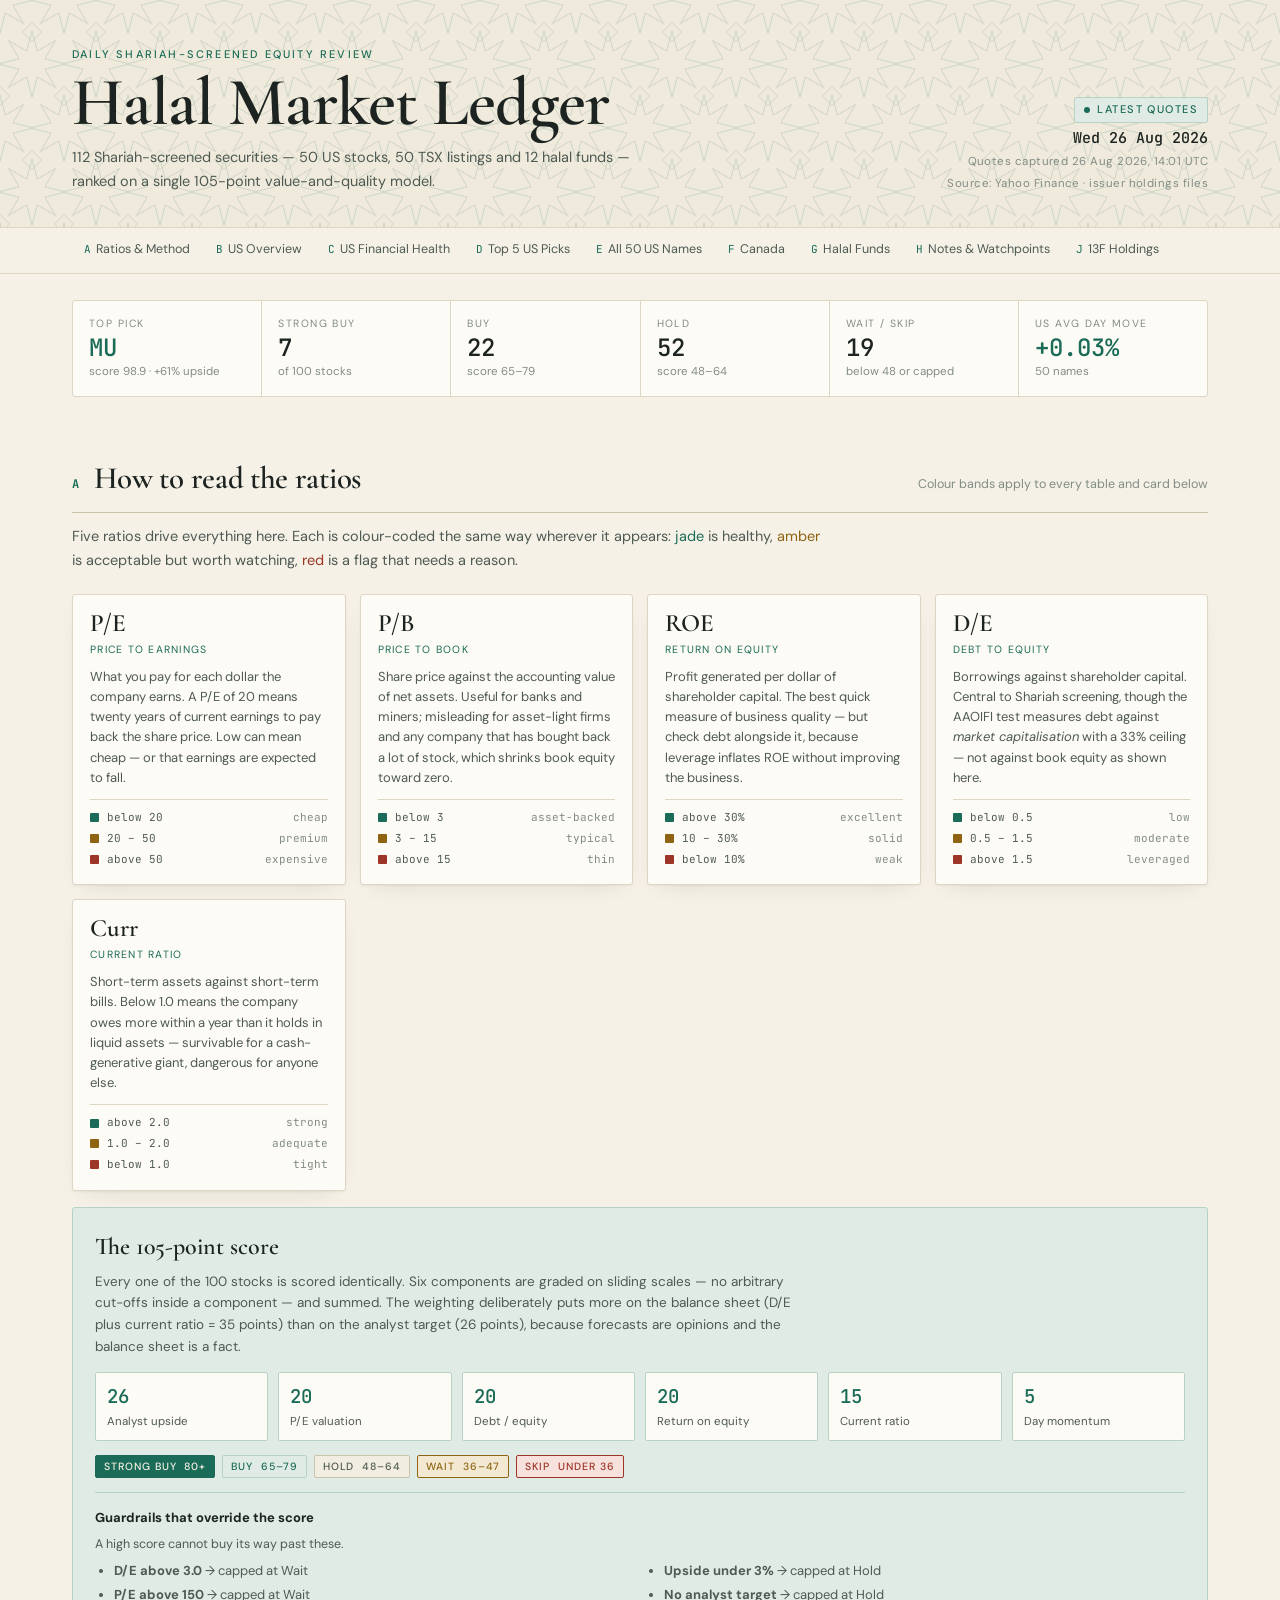
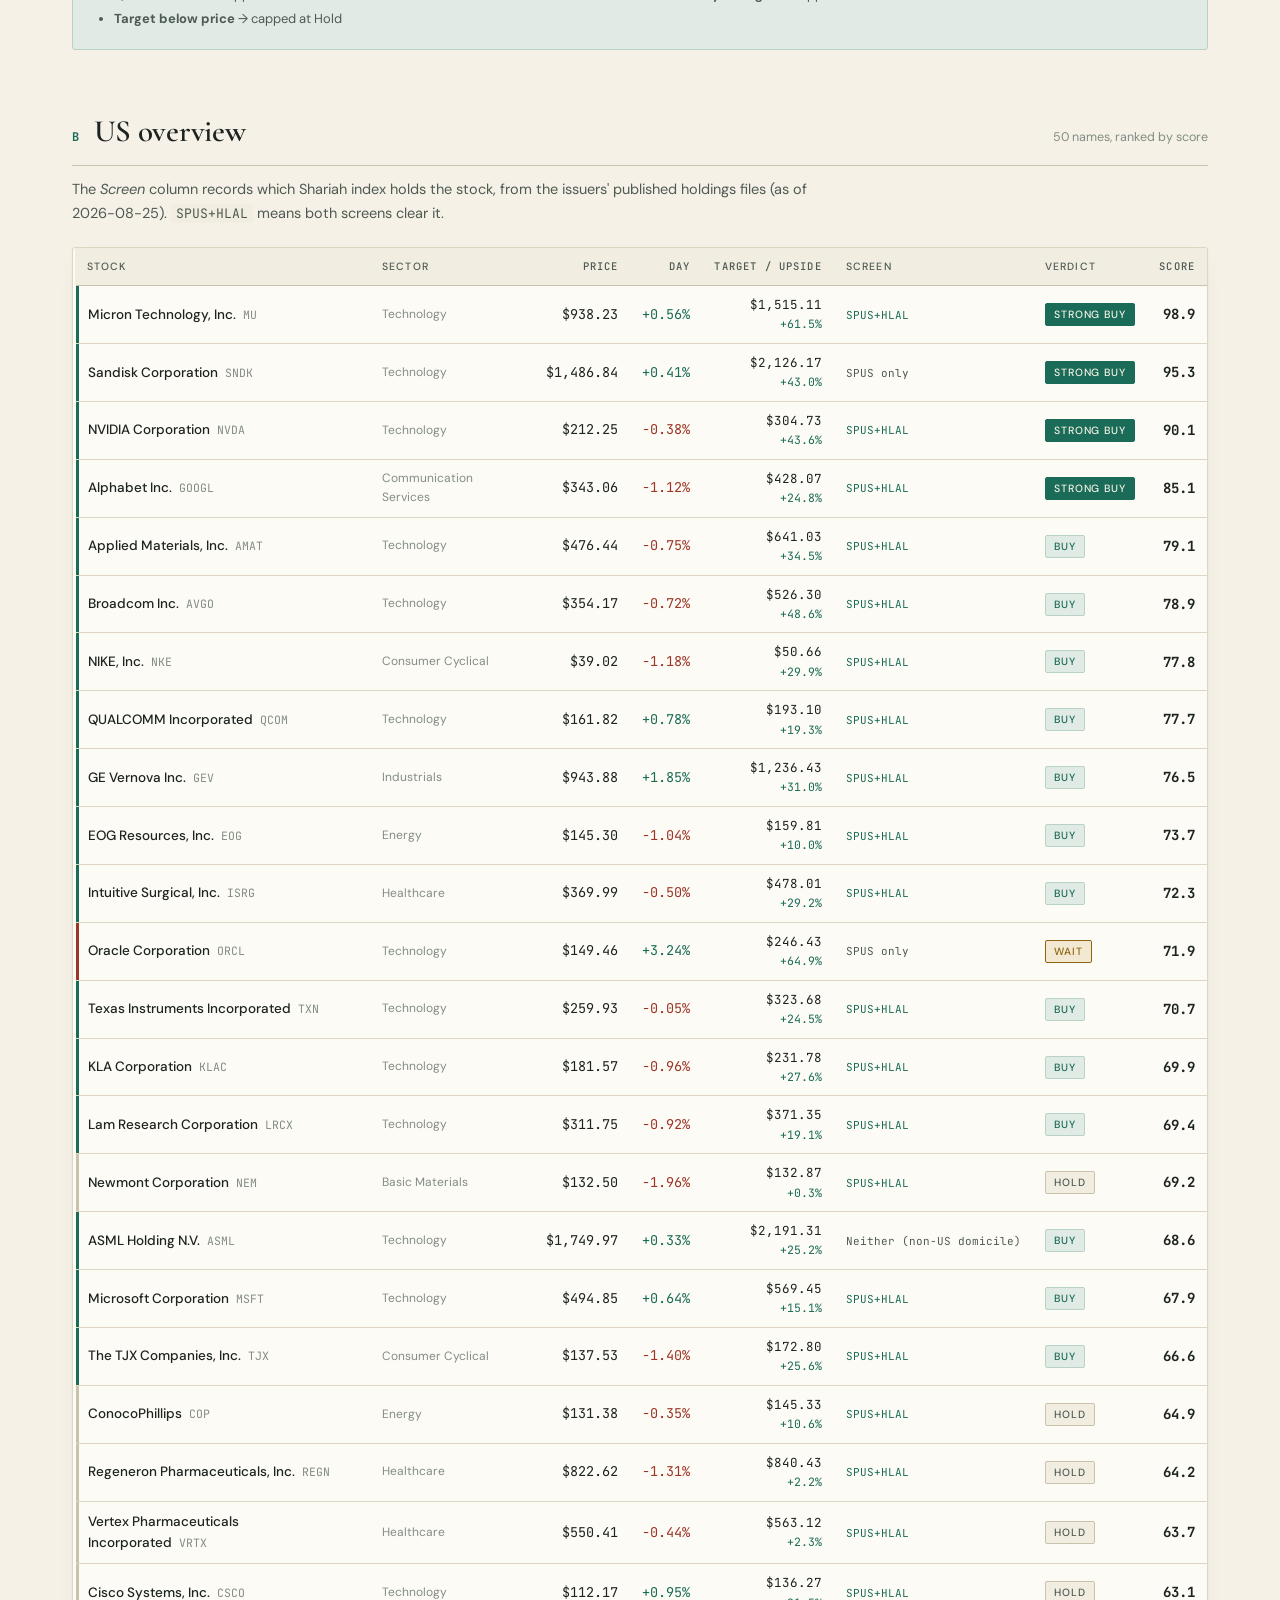
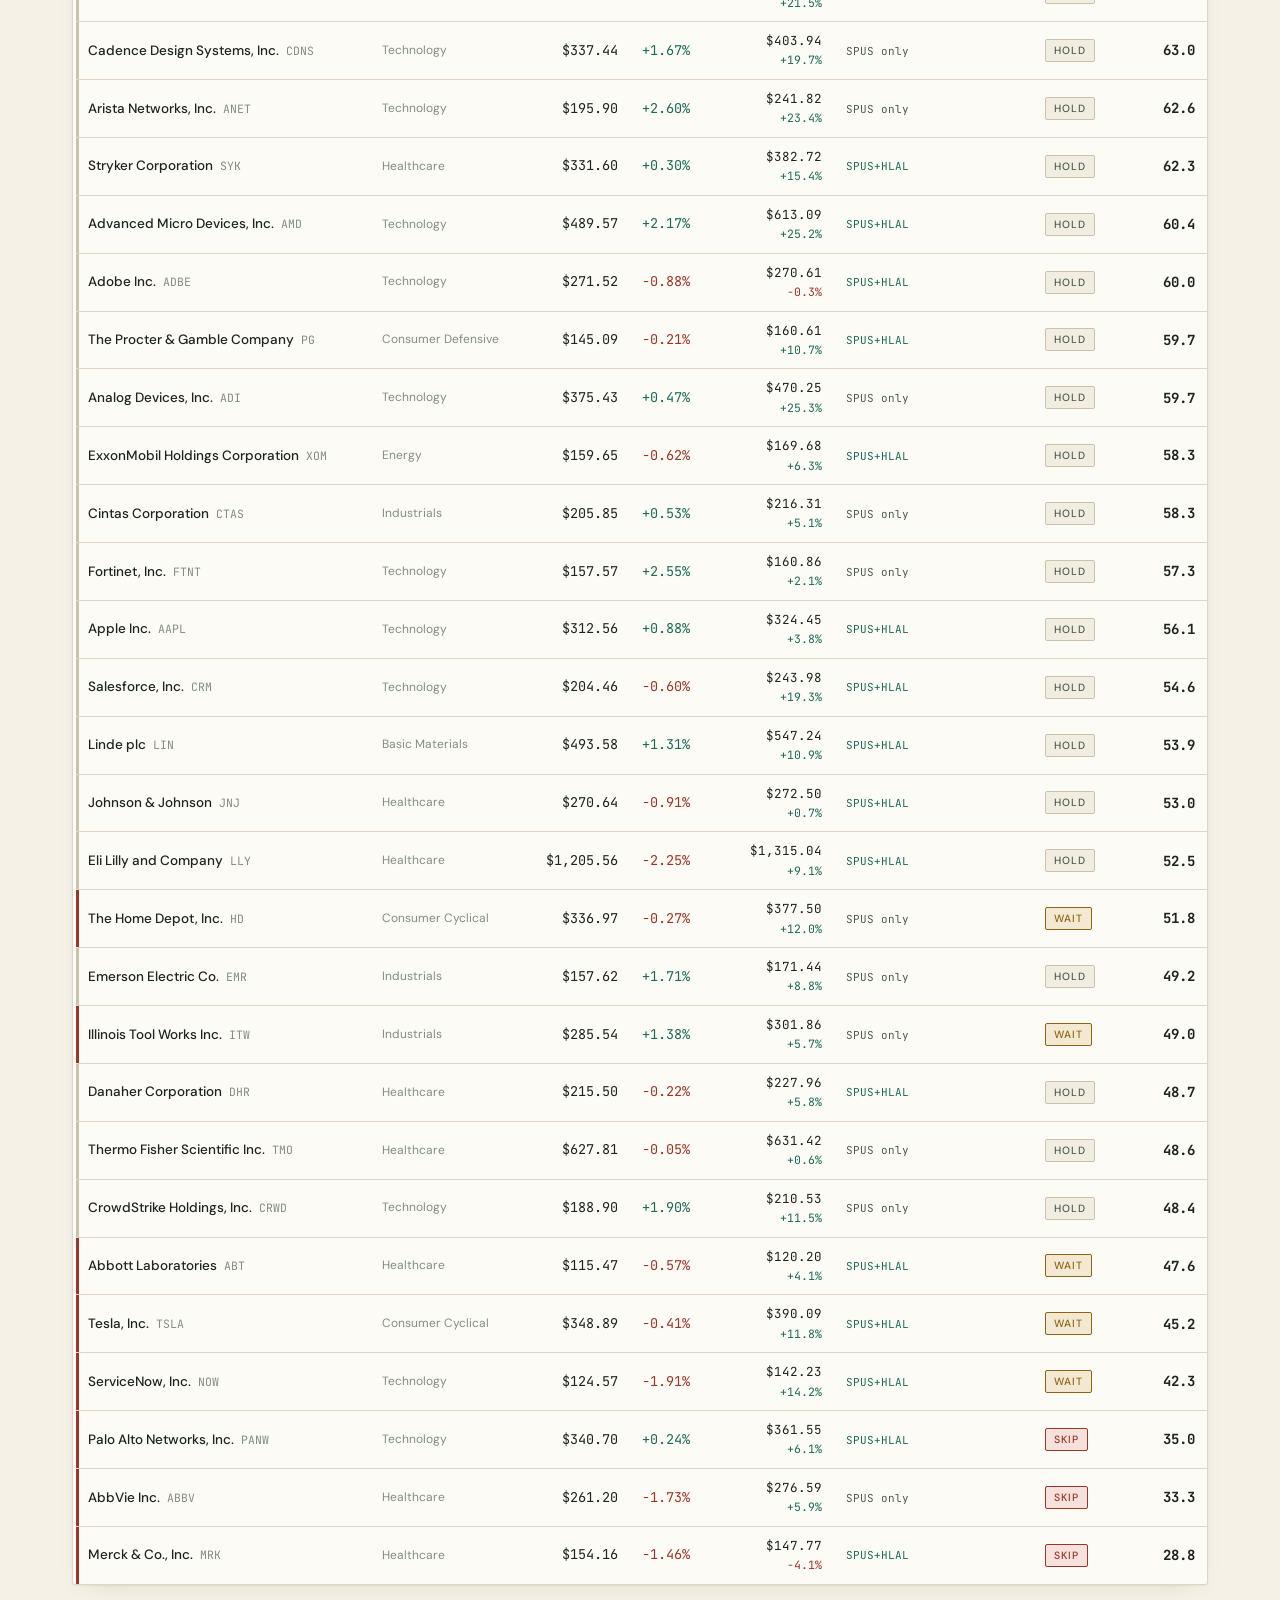
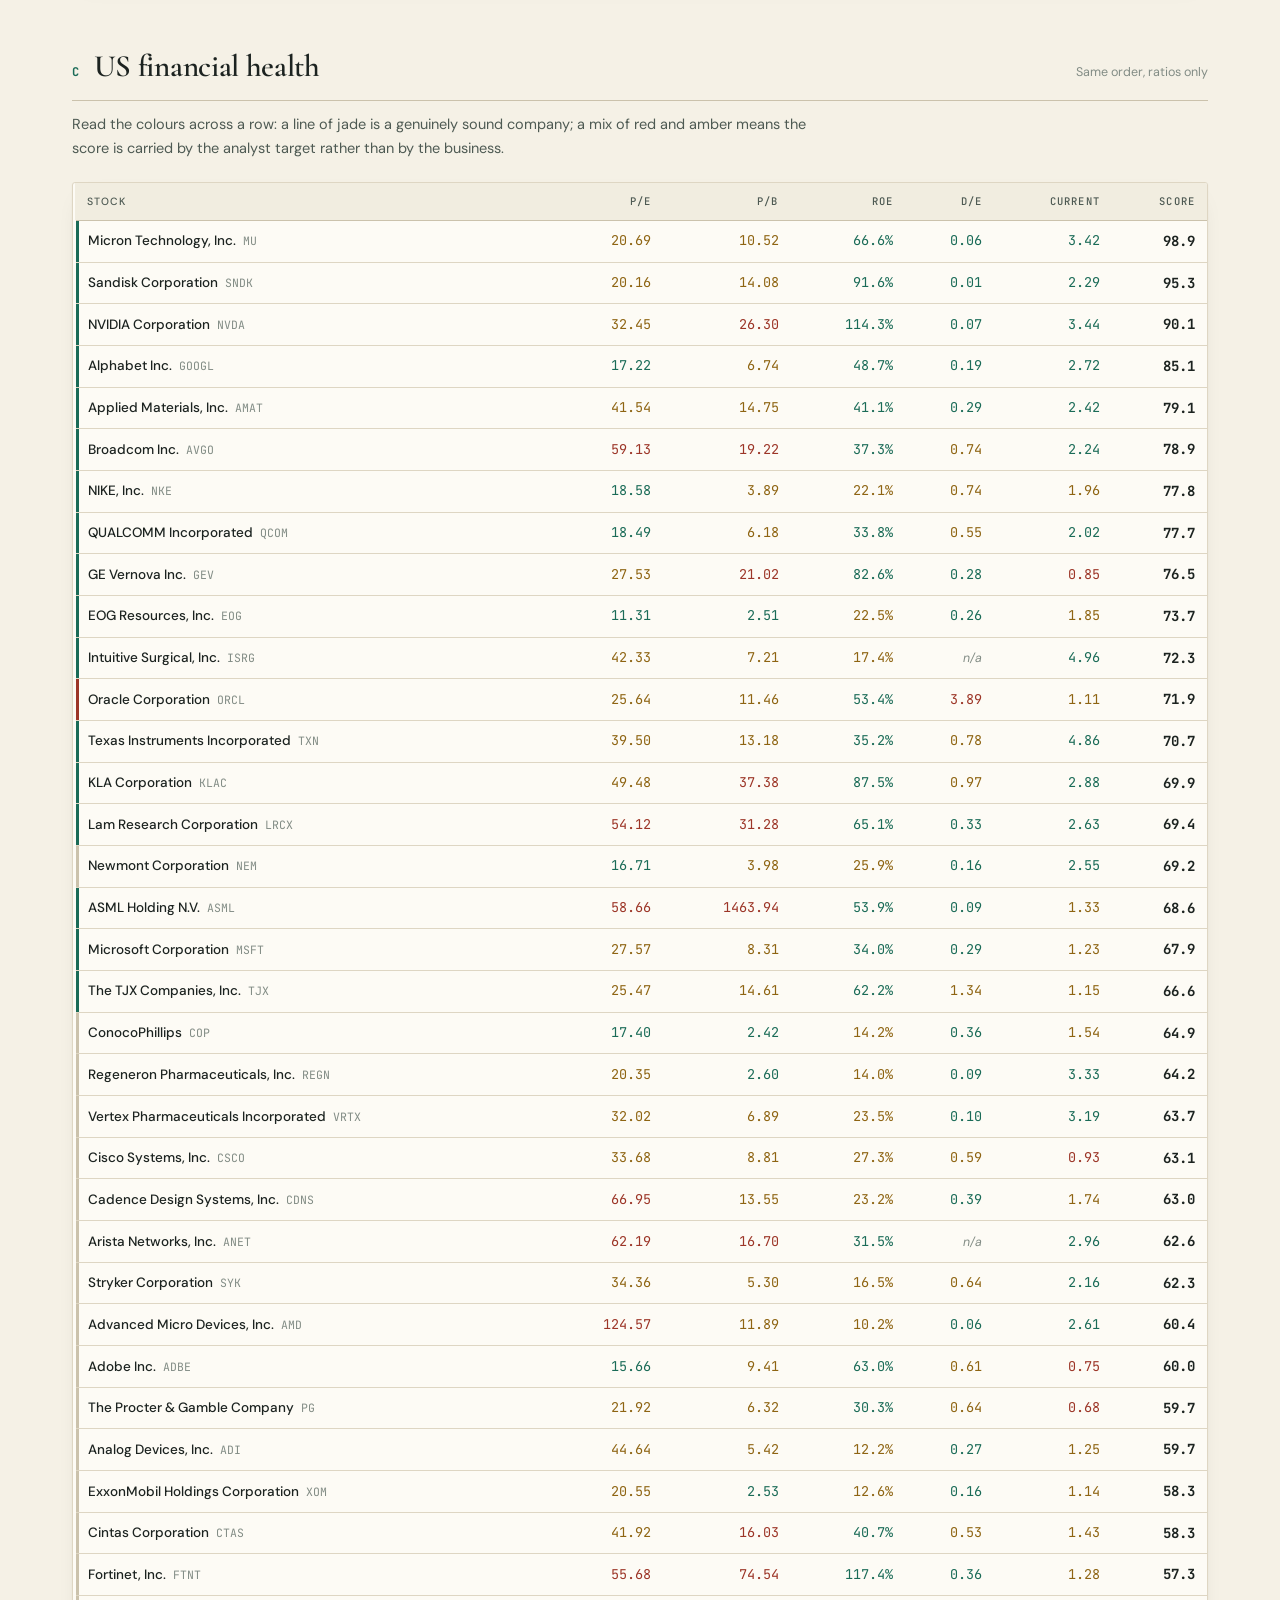
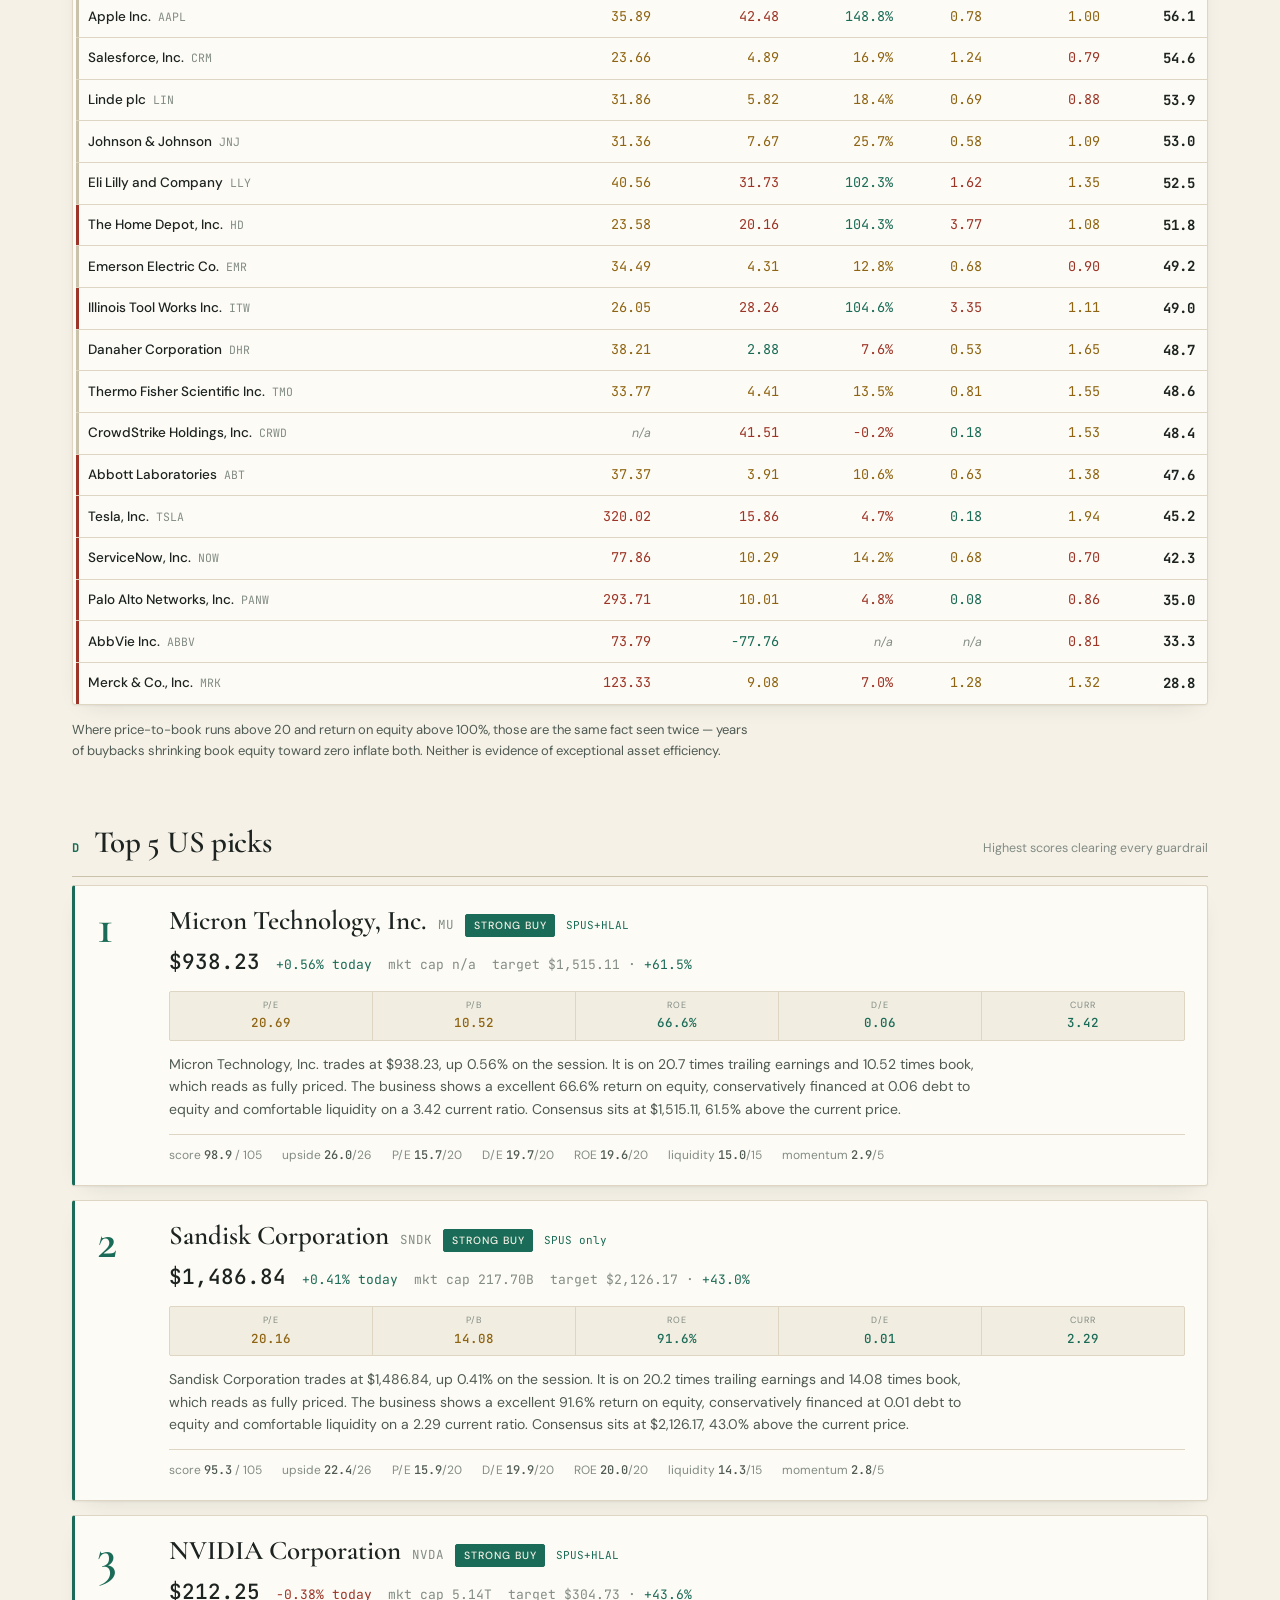
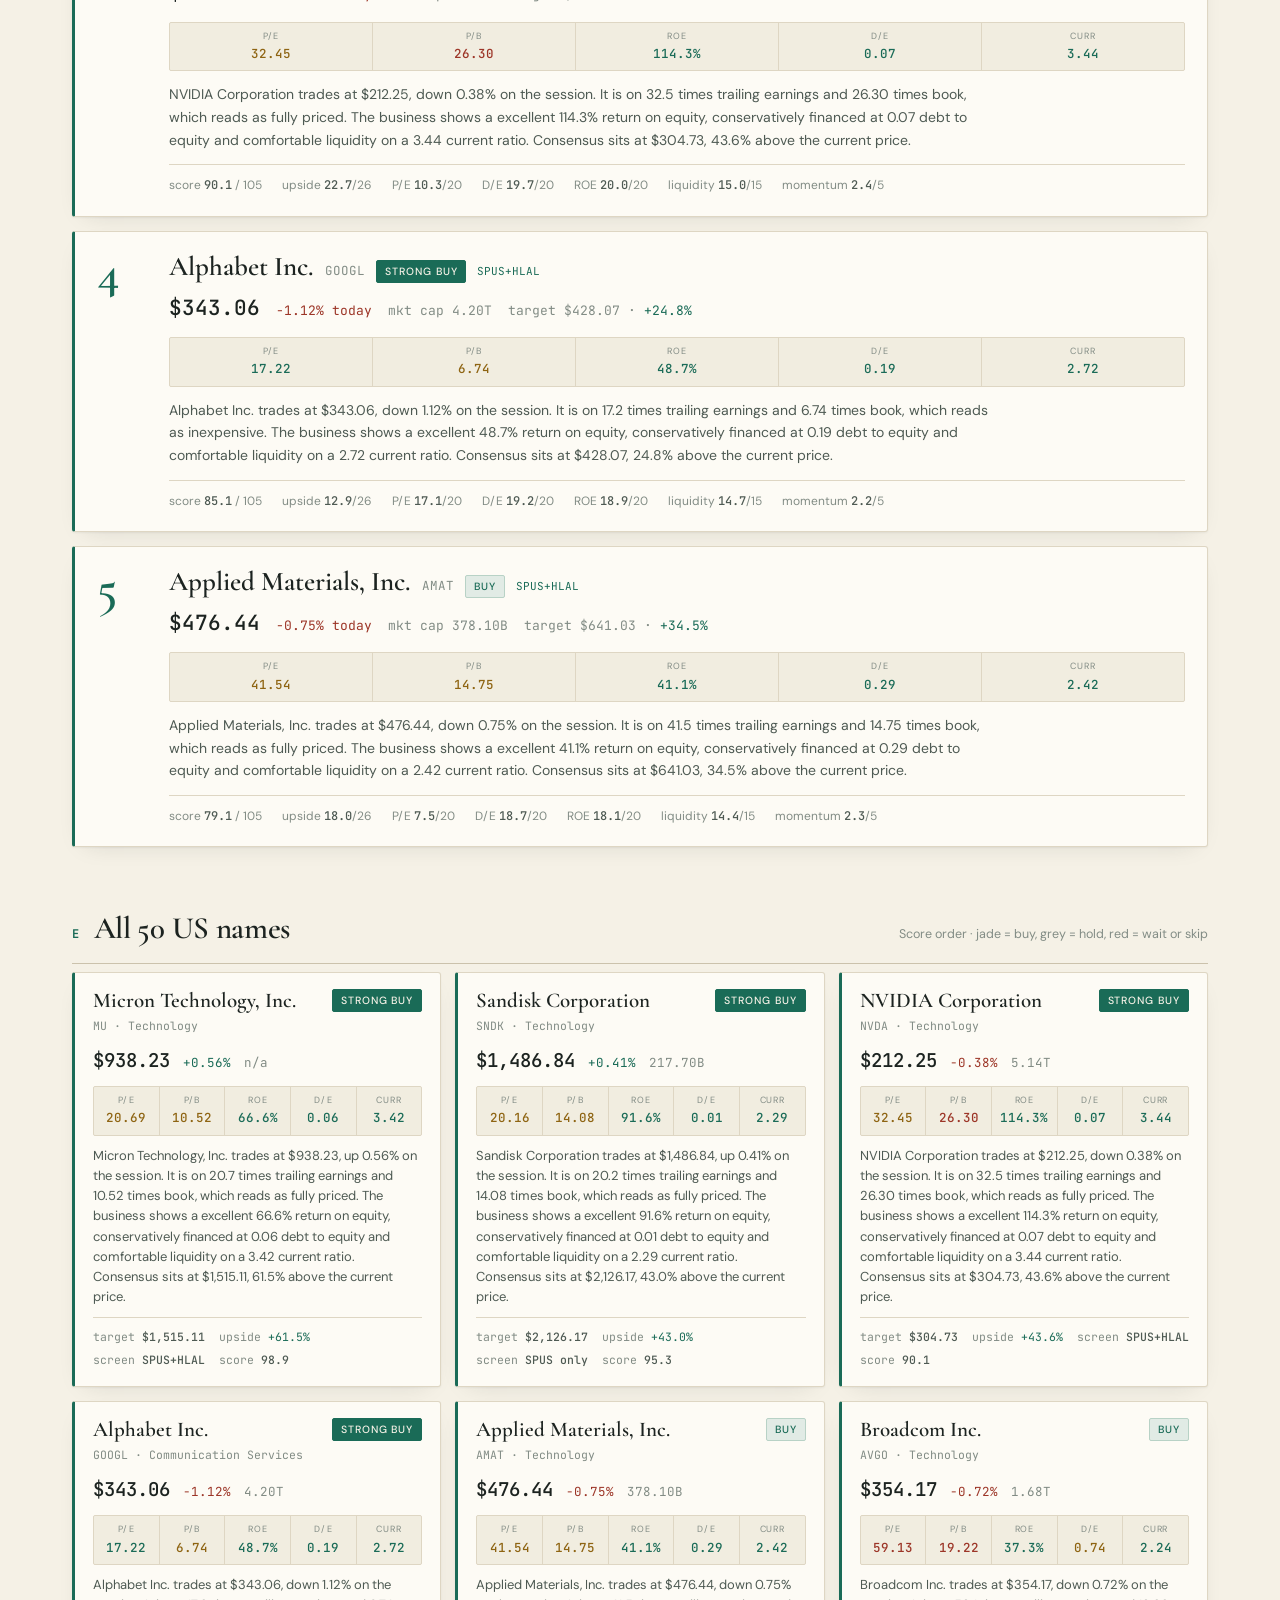
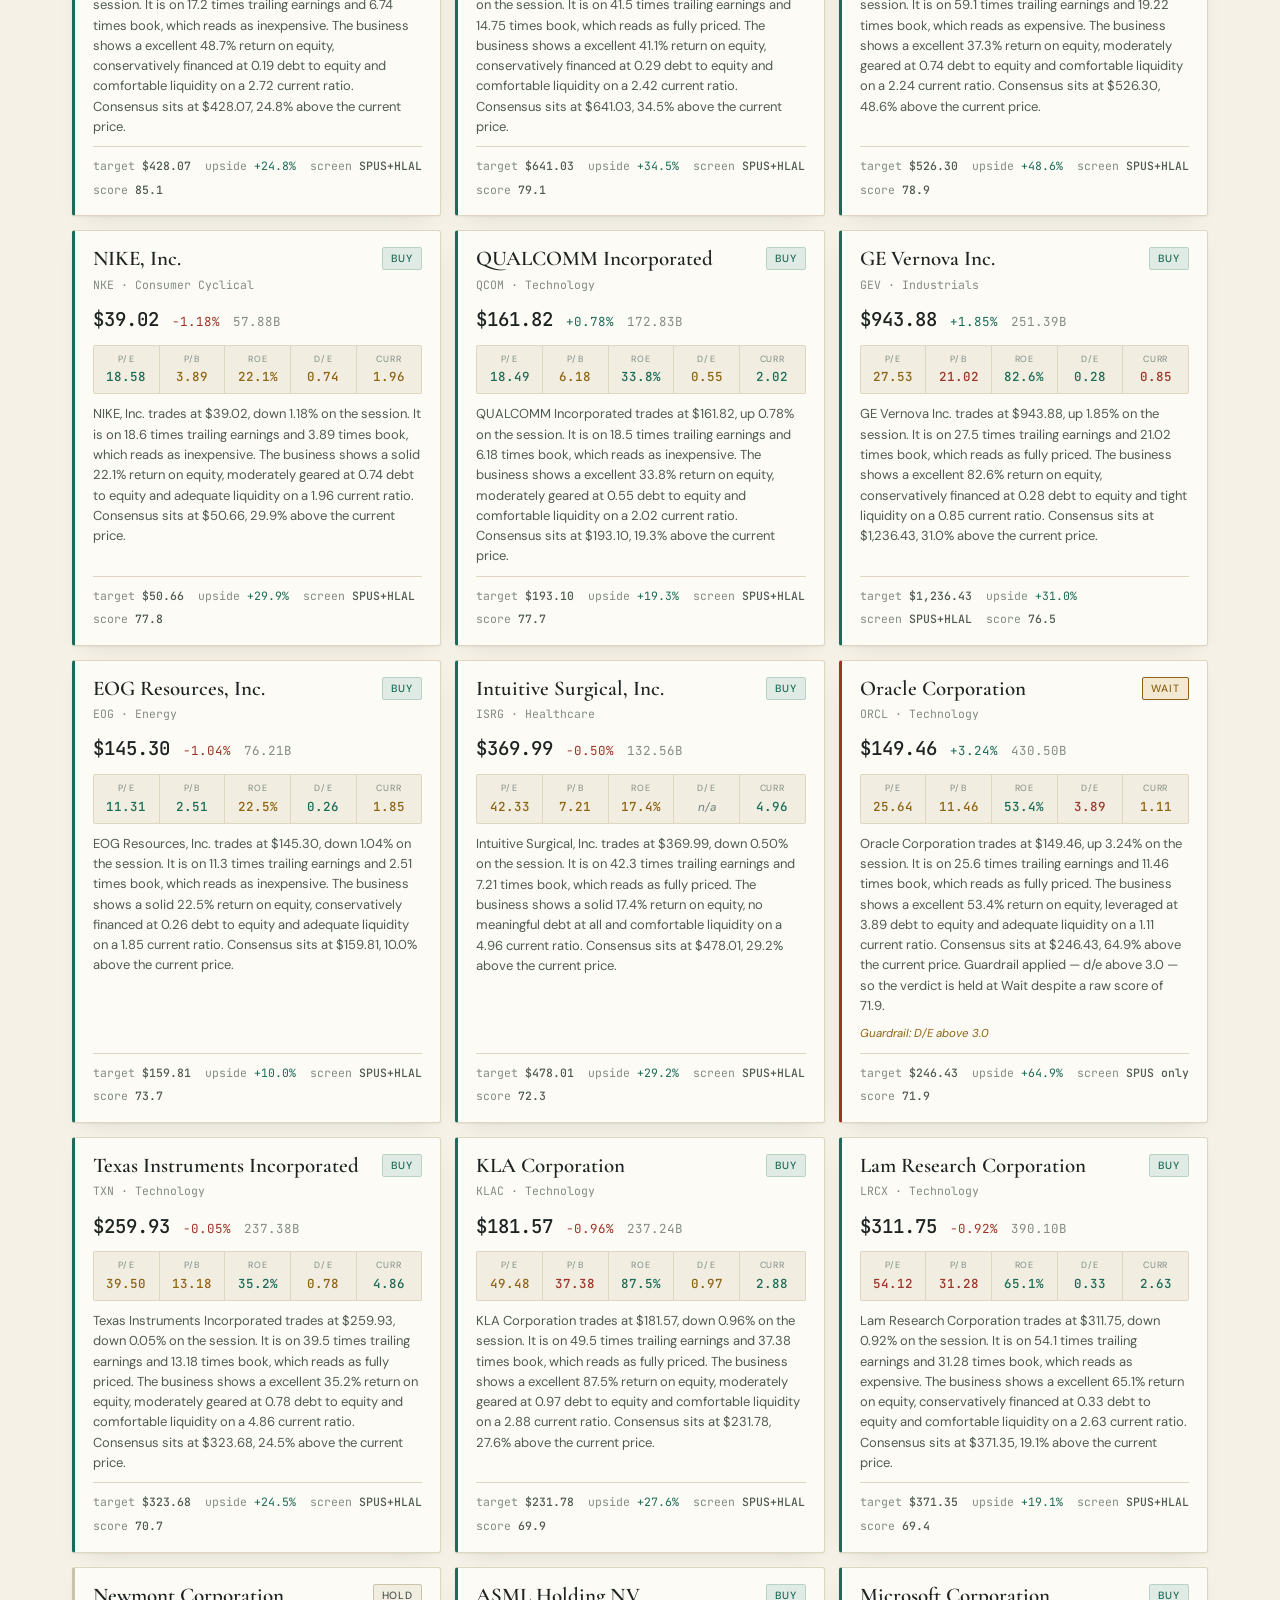
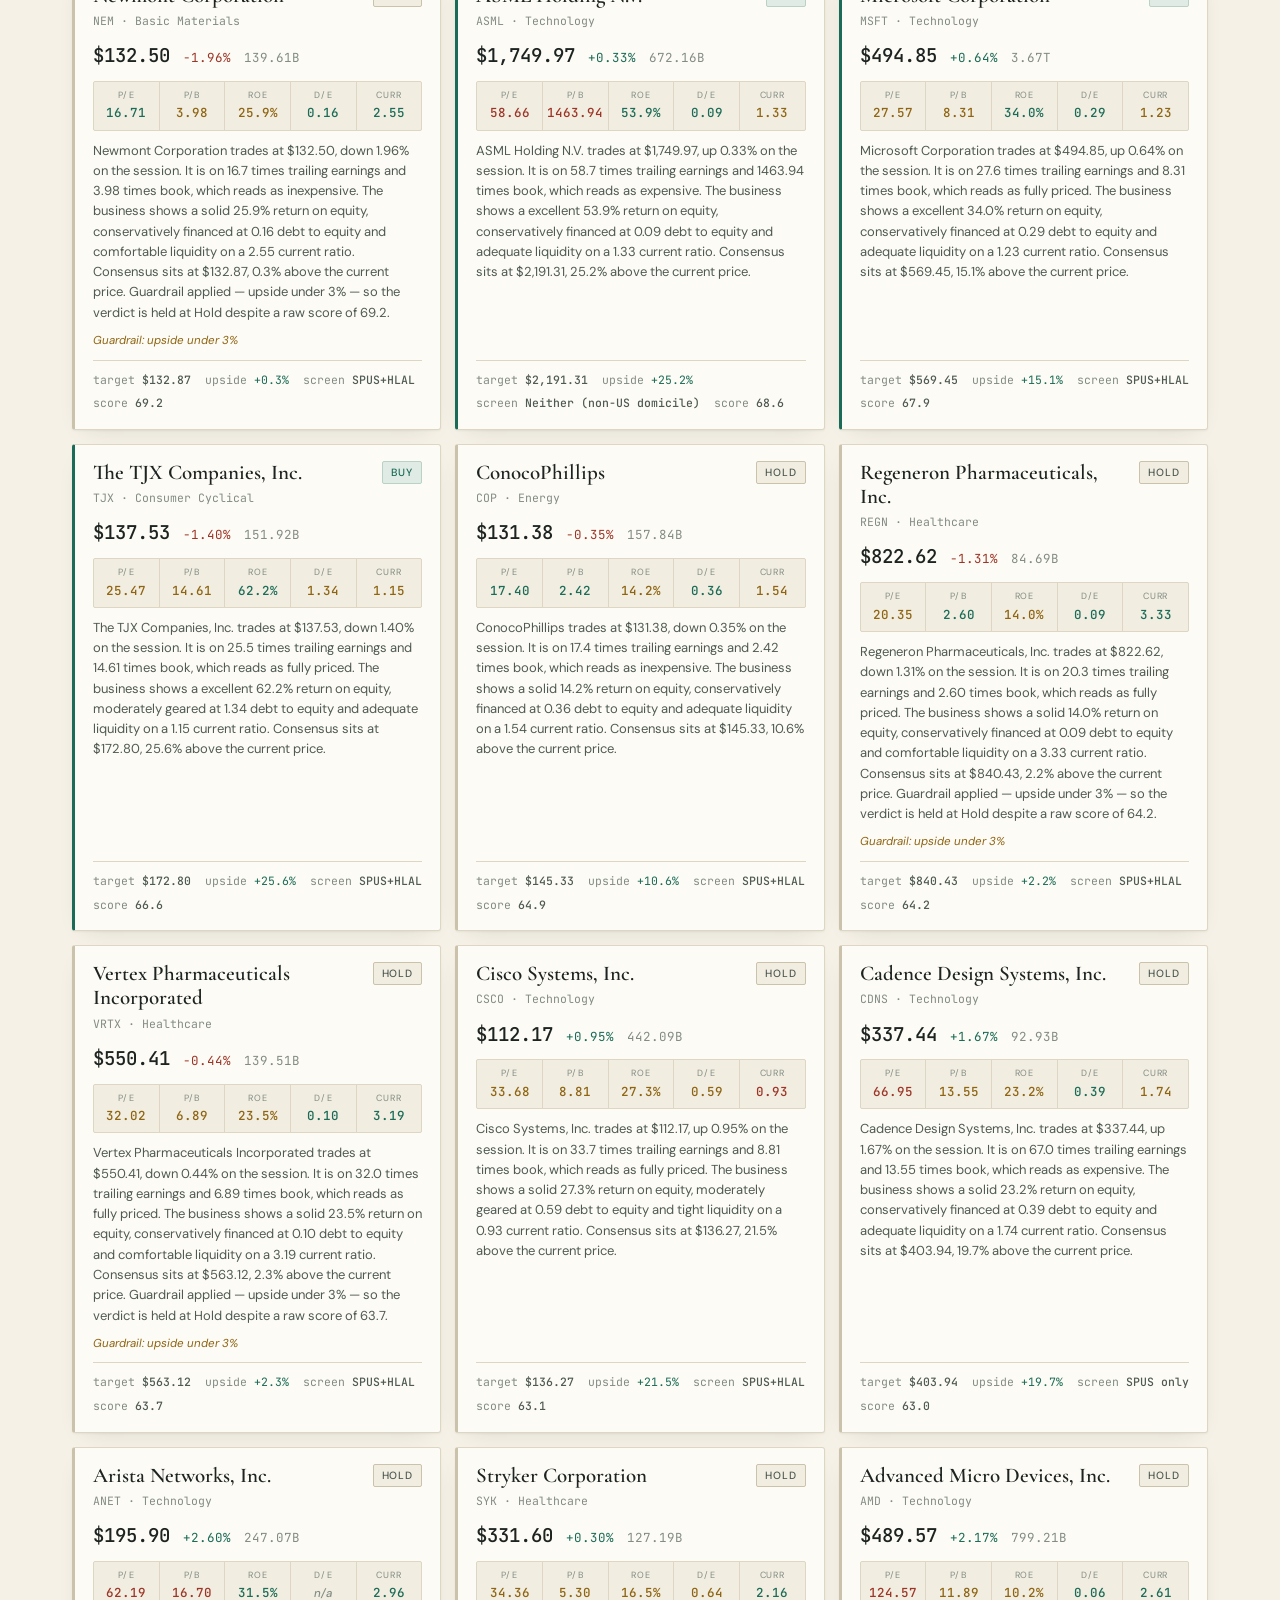
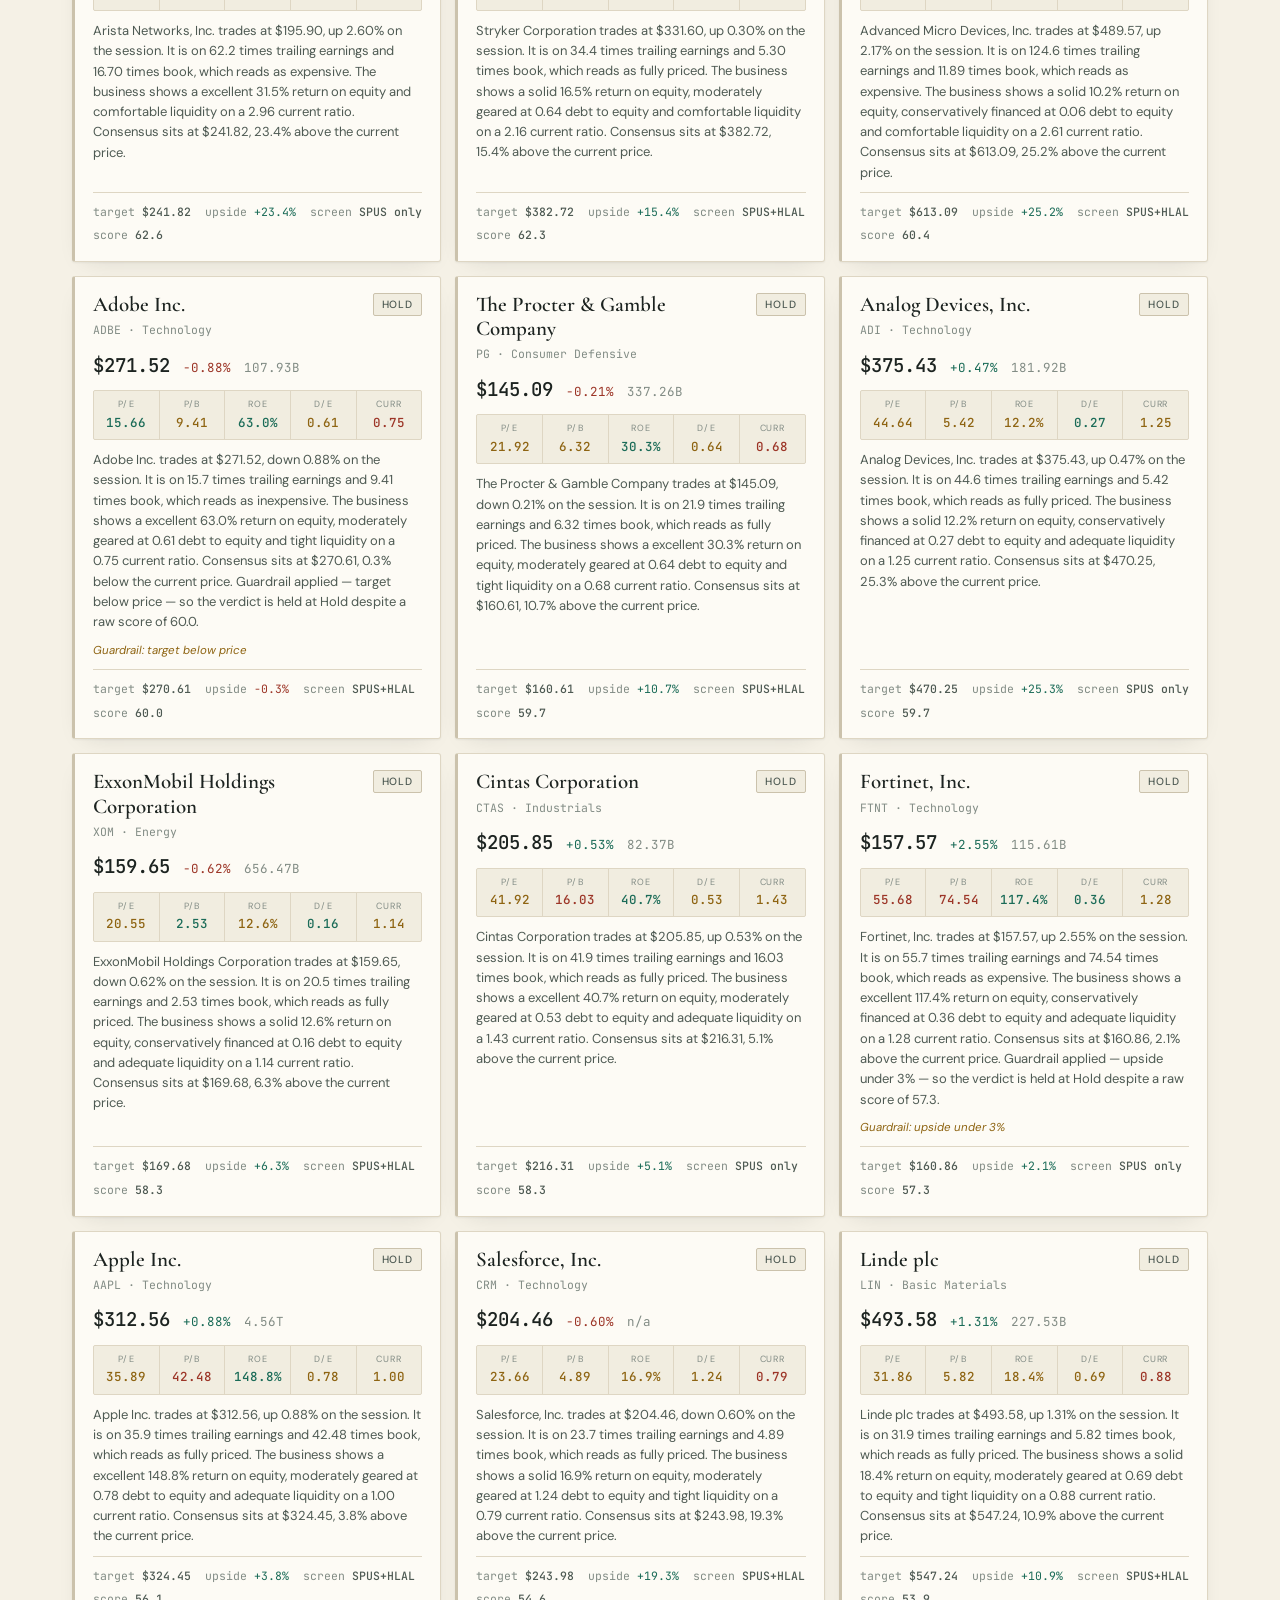
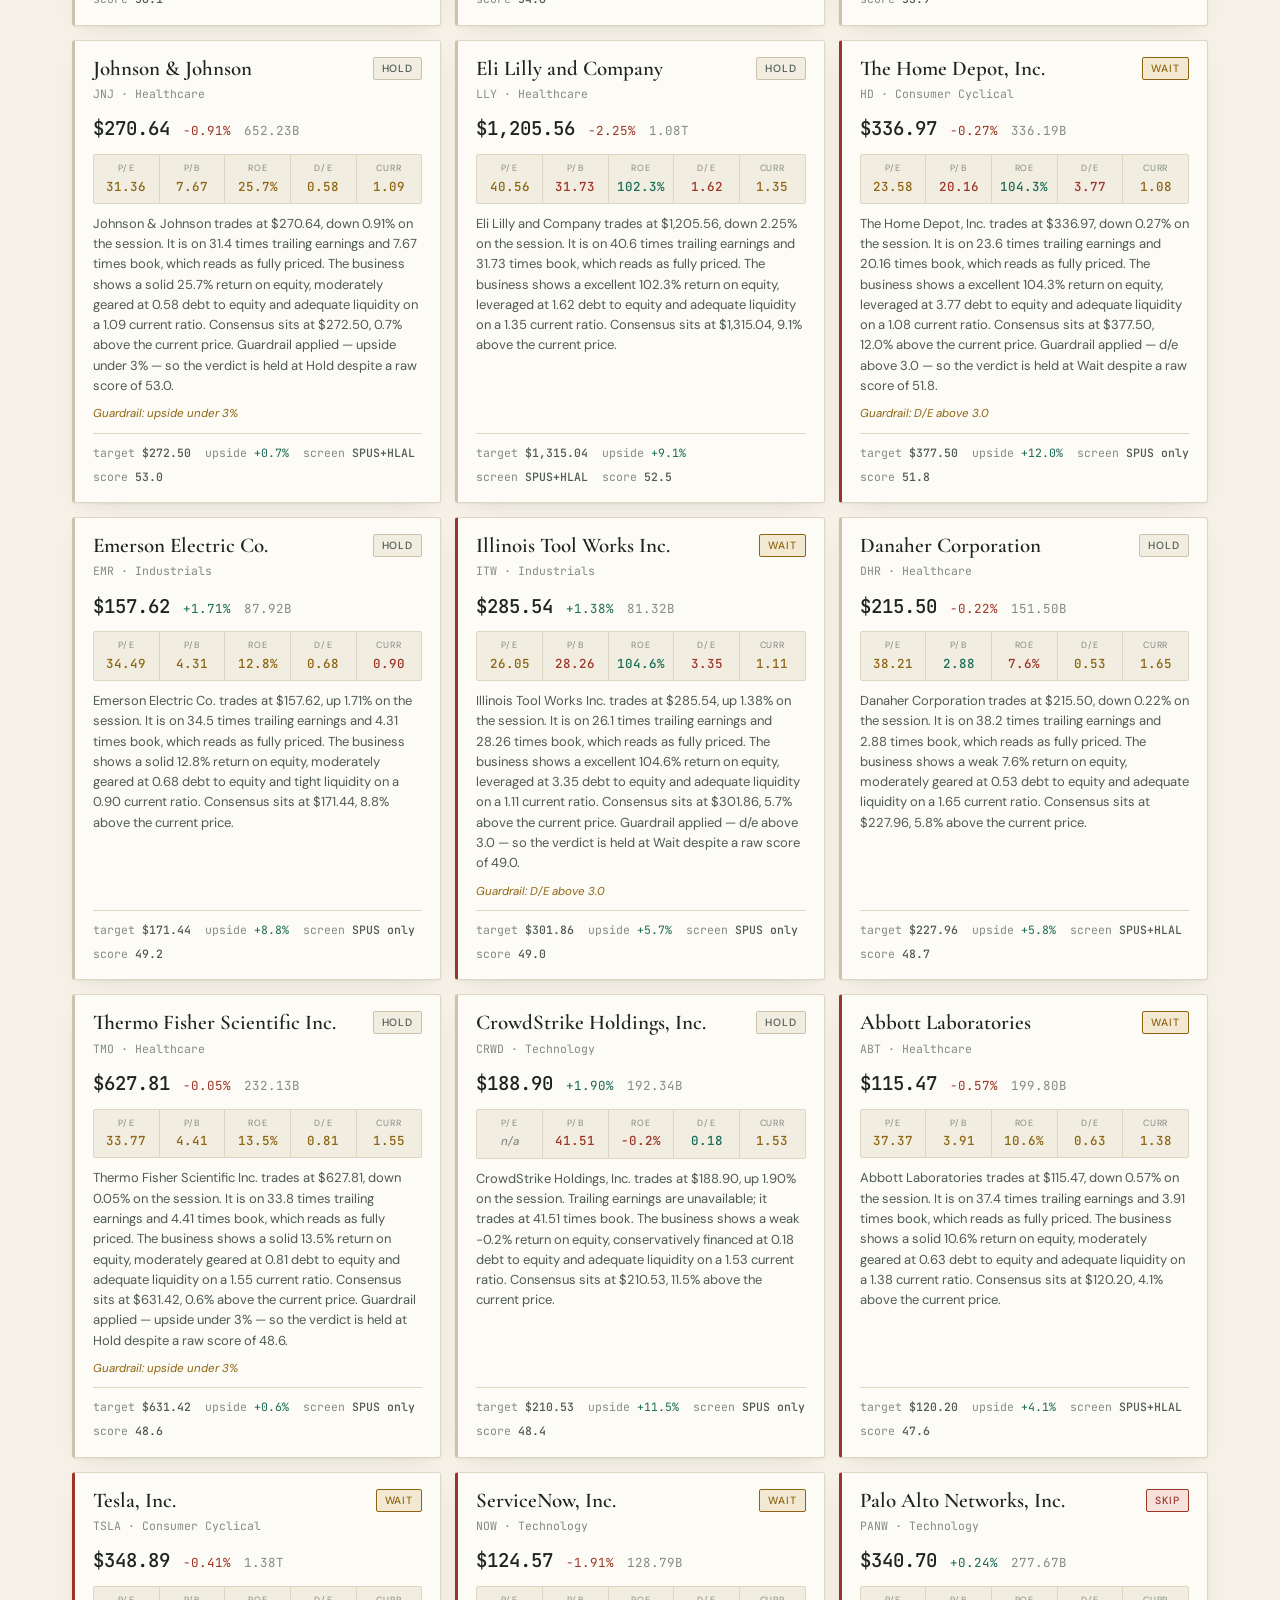
<file: reports/2026-08-26.html>
<!doctype html>
<html lang="en">
<head>
<meta charset="utf-8">
<meta name="viewport" content="width=device-width,initial-scale=1">
<title>Halal Market Ledger — Wed 26 Aug 2026</title>
<meta name="description" content="Shariah-screened review of 112 securities for Wed 26 Aug 2026.">
<link rel="icon" href="data:image/svg+xml,<svg xmlns=%22http://www.w3.org/2000/svg%22 viewBox=%220 0 100 100%22><text y=%22.9em%22 font-size=%2290%22>&#127769;</text></svg>">
<style>*{margin:0;padding:0}</style>
</head>
<body>
<script>(function(){try{var t=localStorage.getItem('hml-theme');if(t)document.documentElement.setAttribute('data-theme',t);}catch(e){}})();</script>

<link rel="preconnect" href="https://fonts.googleapis.com">
<link rel="preconnect" href="https://fonts.gstatic.com" crossorigin>
<link rel="stylesheet" href="https://fonts.googleapis.com/css2?family=Cormorant+Garamond:ital,wght@0,400;0,500;0,600;0,700;1,400&family=DM+Sans:opsz,wght@9..40,300;9..40,400;9..40,500;9..40,700&family=JetBrains+Mono:wght@400;500;700&display=swap">
<style>
:root{
  --ground:#F5F1E6; --ground-2:#EFEADB; --surface:#FDFBF5; --surface-2:#F1EDE0;
  --ink:#1C2320; --ink-2:#4E5A53; --ink-3:#828C85;
  --rule:#DED6C3; --rule-2:#CBC2AC;
  --jade:#1a6b57; --jade-2:#12503f; --jade-soft:#E1EBE5; --jade-line:#B8D2C6;
  --amber:#8E6412; --amber-soft:#F3E9D3;
  --clay:#9C3527; --clay-soft:#F6E1DC;
  --shadow:0 1px 2px rgba(28,35,32,.05), 0 8px 24px -14px rgba(28,35,32,.18);
  --star:#1a6b57;
}
@media (prefers-color-scheme: dark){
  :root:not([data-theme="light"]){
    --ground:#121614; --ground-2:#171C19; --surface:#1B211E; --surface-2:#232A26;
    --ink:#EAE5D7; --ink-2:#AEB8B1; --ink-3:#79837C;
    --rule:#2C3531; --rule-2:#3B4640;
    --jade:#59B694; --jade-2:#7FCDAE; --jade-soft:#172C24; --jade-line:#2A4A3D;
    --amber:#D8A64C; --amber-soft:#2B2416;
    --clay:#E0806B; --clay-soft:#33201B;
    --shadow:0 1px 2px rgba(0,0,0,.4), 0 8px 24px -14px rgba(0,0,0,.7);
    --star:#59B694;
  }
}
:root[data-theme="dark"]{
  --ground:#121614; --ground-2:#171C19; --surface:#1B211E; --surface-2:#232A26;
  --ink:#EAE5D7; --ink-2:#AEB8B1; --ink-3:#79837C;
  --rule:#2C3531; --rule-2:#3B4640;
  --jade:#59B694; --jade-2:#7FCDAE; --jade-soft:#172C24; --jade-line:#2A4A3D;
  --amber:#D8A64C; --amber-soft:#2B2416;
  --clay:#E0806B; --clay-soft:#33201B;
  --shadow:0 1px 2px rgba(0,0,0,.4), 0 8px 24px -14px rgba(0,0,0,.7);
  --star:#59B694;
}
*{box-sizing:border-box}
body{
  margin:0; background:var(--ground); color:var(--ink);
  font-family:"DM Sans",-apple-system,BlinkMacSystemFont,"Segoe UI",Helvetica,Arial,sans-serif;
  font-size:15px; line-height:1.62; -webkit-font-smoothing:antialiased;
}
.wrap{max-width:1180px; margin:0 auto; padding:0 22px 90px}
.num,.mono{font-family:"JetBrains Mono",ui-monospace,SFMono-Regular,Menlo,monospace; font-variant-numeric:tabular-nums}

/* ---------- header ---------- */
.hero{position:relative; overflow:hidden; background:var(--ground-2); border-bottom:1px solid var(--rule)}
#stars{position:absolute; inset:0; width:100%; height:100%; opacity:.16; pointer-events:none}
:root[data-theme="dark"] #stars{opacity:.22}
@media (prefers-color-scheme: dark){:root:not([data-theme="light"]) #stars{opacity:.22}}
.hero-in{position:relative; max-width:1180px; margin:0 auto; padding:46px 22px 34px; display:flex;
         flex-wrap:wrap; gap:26px; align-items:flex-end; justify-content:space-between}
.brand{display:flex; flex-direction:column; gap:6px; min-width:min(100%,420px)}
.eyebrow{font-size:11px; letter-spacing:.20em; text-transform:uppercase; color:var(--jade); font-weight:500}
h1{font-family:"Cormorant Garamond",Georgia,serif; font-weight:600; font-size:clamp(40px,6.4vw,68px);
   line-height:.98; margin:0; letter-spacing:-.015em; text-wrap:balance}
.sub{color:var(--ink-2); font-size:14.5px; max-width:56ch; margin:4px 0 0}
.stamp{display:flex; flex-direction:column; gap:3px; align-items:flex-end; text-align:right}
.stamp .big{font-family:"JetBrains Mono",monospace; font-size:15px; font-weight:500; color:var(--ink)}
.stamp .sm{font-size:11.5px; color:var(--ink-3); letter-spacing:.04em}
.live{display:inline-flex; align-items:center; gap:7px; background:var(--jade-soft); color:var(--jade);
      border:1px solid var(--jade-line); border-radius:2px; padding:3px 9px; font-size:11px;
      letter-spacing:.13em; text-transform:uppercase; font-weight:500}
.live::before{content:""; width:6px; height:6px; border-radius:50%; background:var(--jade)}

/* ---------- nav ---------- */
nav{position:sticky; top:0; z-index:40; background:color-mix(in srgb, var(--ground) 88%, transparent);
    backdrop-filter:blur(10px); border-bottom:1px solid var(--rule)}
.nav-in{max-width:1180px; margin:0 auto; padding:0 22px; display:flex; gap:2px; overflow-x:auto}
nav a{flex:0 0 auto; padding:11px 12px; font-size:12.5px; color:var(--ink-2); text-decoration:none;
      border-bottom:2px solid transparent; white-space:nowrap}
nav a:hover{color:var(--jade); border-bottom-color:var(--jade-line)}
nav a:focus-visible{outline:2px solid var(--jade); outline-offset:-2px}
nav .k{font-family:"JetBrains Mono",monospace; color:var(--jade); margin-right:5px; font-size:11px}

/* ---------- sections ---------- */
section{margin-top:56px; scroll-margin-top:60px}
.sec-head{display:flex; align-items:baseline; gap:14px; border-bottom:1px solid var(--rule-2); padding-bottom:9px; margin-bottom:8px}
.sec-key{font-family:"JetBrains Mono",monospace; font-size:12px; color:var(--jade); font-weight:700; letter-spacing:.06em}
.sec-head h2{font-family:"Cormorant Garamond",Georgia,serif; font-weight:600; font-size:31px; margin:0; letter-spacing:-.01em}
.sec-note{color:var(--ink-3); font-size:12.5px; margin-left:auto; text-align:right}
.lede{color:var(--ink-2); font-size:14.5px; max-width:76ch; margin:12px 0 22px}

/* ---------- summary strip ---------- */
.strip{display:grid; grid-template-columns:repeat(auto-fit,minmax(128px,1fr)); gap:1px;
       background:var(--rule); border:1px solid var(--rule); margin-top:26px; border-radius:3px; overflow:hidden}
.sc{background:var(--surface); padding:14px 16px; display:flex; flex-direction:column; gap:2px}
.sc .l{font-size:10.5px; letter-spacing:.14em; text-transform:uppercase; color:var(--ink-3)}
.sc .v{font-family:"JetBrains Mono",monospace; font-size:24px; font-weight:500; line-height:1.15}
.sc .m{font-size:11.5px; color:var(--ink-3)}
.sc.hi .v{color:var(--jade)}

/* ---------- tables ---------- */
.tw{overflow-x:auto; border:1px solid var(--rule); border-radius:3px; background:var(--surface); box-shadow:var(--shadow)}
table{border-collapse:collapse; width:100%; min-width:820px; font-size:13.5px}
thead th{position:sticky; top:0; background:var(--surface-2); text-align:left; padding:10px 12px;
         font-size:10.5px; letter-spacing:.11em; text-transform:uppercase; color:var(--ink-2);
         font-weight:500; border-bottom:1px solid var(--rule-2); white-space:nowrap}
tbody td{padding:9px 12px; border-bottom:1px solid var(--rule); vertical-align:middle}
tbody tr:last-child td{border-bottom:none}
tbody tr:hover td{background:var(--surface-2)}
td.num,th.num{text-align:right; font-family:"JetBrains Mono",monospace; font-variant-numeric:tabular-nums; white-space:nowrap}
td.nm{min-width:190px}
td.nm .co{font-weight:500}
td.nm .tk{font-family:"JetBrains Mono",monospace; font-size:11.5px; color:var(--ink-3); margin-left:7px}
tbody tr{border-left:3px solid transparent}
tbody tr.s-buy  td:first-child{box-shadow:inset 3px 0 0 var(--jade)}
tbody tr.s-hold td:first-child{box-shadow:inset 3px 0 0 var(--rule-2)}
tbody tr.s-wait td:first-child{box-shadow:inset 3px 0 0 var(--clay)}
.sect{font-size:12px; color:var(--ink-3)}
.up{color:var(--jade)} .down{color:var(--clay)} .flat{color:var(--ink-3)}
.na{color:var(--ink-3); font-style:italic; font-size:.92em; font-family:"DM Sans",sans-serif}
.tgt{display:block; font-size:12.5px}
.ups{display:block; font-size:11.5px}
.rv.g{color:var(--jade)} .rv.a{color:var(--amber)} .rv.r{color:var(--clay)}
.dval.g{color:var(--jade)} .dval.a{color:var(--amber)} .dval.r{color:var(--clay)} .dval.na{color:var(--ink-3)}
.scr{font-size:11px; font-family:"JetBrains Mono",monospace; color:var(--ink-2); white-space:nowrap}
.scr.both{color:var(--jade)}
.sco{font-weight:700; font-size:14px}

/* ---------- badges ---------- */
.badge{display:inline-block; padding:2px 8px; border-radius:2px; font-size:10.5px; font-weight:500;
       letter-spacing:.09em; text-transform:uppercase; white-space:nowrap; border:1px solid transparent}
.b-sbuy{background:var(--jade); color:var(--ground); border-color:var(--jade)}
.b-buy {background:var(--jade-soft); color:var(--jade); border-color:var(--jade-line)}
.b-hold{background:var(--surface-2); color:var(--ink-2); border-color:var(--rule-2)}
.b-wait{background:var(--amber-soft); color:var(--amber); border-color:var(--amber)}
.b-skip{background:var(--clay-soft); color:var(--clay); border-color:var(--clay)}

/* ---------- ratio explainer cards ---------- */
.rgrid{display:grid; grid-template-columns:repeat(auto-fit,minmax(232px,1fr)); gap:14px}
.rcard{background:var(--surface); border:1px solid var(--rule); border-radius:3px; padding:16px 17px;
       display:flex; flex-direction:column; gap:9px; box-shadow:var(--shadow)}
.rcard h3{font-family:"Cormorant Garamond",Georgia,serif; font-size:25px; font-weight:600; margin:0; line-height:1}
.rcard .full{font-size:10.5px; letter-spacing:.12em; text-transform:uppercase; color:var(--jade); margin-top:-4px}
.rcard p{margin:0; font-size:13px; color:var(--ink-2); line-height:1.55}
.bands{display:flex; flex-direction:column; gap:3px; margin-top:2px; border-top:1px solid var(--rule); padding-top:9px}
.bd{display:flex; align-items:center; gap:8px; font-size:11px; font-family:"JetBrains Mono",monospace; white-space:nowrap}
.sw{width:9px; height:9px; border-radius:1px; flex:0 0 auto}
.sw.g{background:var(--jade)} .sw.a{background:var(--amber)} .sw.r{background:var(--clay)}
.bd .txt{color:var(--ink-2)}

/* ---------- method box ---------- */
.method{margin-top:16px; background:var(--jade-soft); border:1px solid var(--jade-line); border-radius:3px; padding:20px 22px}
.method h3{font-family:"Cormorant Garamond",Georgia,serif; font-size:24px; margin:0 0 4px; font-weight:600}
.method p{margin:0 0 12px; font-size:13.5px; color:var(--ink-2); max-width:80ch}
.mgrid{display:grid; grid-template-columns:repeat(auto-fit,minmax(140px,1fr)); gap:10px; margin:14px 0}
.mi{background:var(--surface); border:1px solid var(--jade-line); border-radius:2px; padding:9px 11px}
.mi .p{font-family:"JetBrains Mono",monospace; font-size:19px; color:var(--jade); font-weight:500}
.mi .n2{font-size:11.5px; color:var(--ink-2)}
.bandrow{display:flex; flex-wrap:wrap; gap:7px; margin-top:6px}
.guard{margin-top:14px; border-top:1px solid var(--jade-line); padding-top:12px}
.guard ul{margin:6px 0 0; padding-left:19px; font-size:13px; color:var(--ink-2); columns:2; column-gap:28px}
.guard li{margin-bottom:3px; break-inside:avoid}
@media(max-width:640px){.guard ul{columns:1}}

/* ---------- top picks ---------- */
.picks{display:grid; gap:14px}
.pick{background:var(--surface); border:1px solid var(--rule); border-left:3px solid var(--jade);
      border-radius:3px; padding:20px 22px; display:grid; grid-template-columns:52px 1fr; gap:20px; box-shadow:var(--shadow)}
.rank{font-family:"Cormorant Garamond",Georgia,serif; font-size:50px; line-height:.8; color:var(--jade); font-weight:600}
.pick-h{display:flex; flex-wrap:wrap; align-items:baseline; gap:11px; margin-bottom:3px}
.pick-h .nm2{font-family:"Cormorant Garamond",Georgia,serif; font-size:27px; font-weight:600; line-height:1.1}
.pick-h .tk2{font-family:"JetBrains Mono",monospace; font-size:12.5px; color:var(--ink-3)}
.pline{display:flex; flex-wrap:wrap; gap:16px; align-items:baseline; margin:8px 0 12px;
       font-family:"JetBrains Mono",monospace; font-size:13px}
.pline .px{font-size:21px; font-weight:500}
.pick p.an{margin:12px 0 0; font-size:14px; color:var(--ink-2); max-width:82ch}
.pfoot{display:flex; flex-wrap:wrap; gap:8px 20px; margin-top:13px; padding-top:11px;
       border-top:1px solid var(--rule); font-size:12px; color:var(--ink-3)}
.pfoot b{font-family:"JetBrains Mono",monospace; color:var(--ink-2); font-weight:500}

/* ---------- stock cards ---------- */
.cards{display:grid; grid-template-columns:repeat(auto-fill,minmax(348px,1fr)); gap:14px}
.card{background:var(--surface); border:1px solid var(--rule); border-radius:3px; padding:16px 18px;
      display:flex; flex-direction:column; gap:9px; box-shadow:var(--shadow); border-left:3px solid var(--rule-2)}
.card.s-buy{border-left-color:var(--jade)}
.card.s-hold{border-left-color:var(--rule-2)}
.card.s-wait{border-left-color:var(--clay)}
.chead{display:flex; align-items:flex-start; justify-content:space-between; gap:10px}
.chead .cn{font-family:"Cormorant Garamond",Georgia,serif; font-size:21px; font-weight:600; line-height:1.15}
.chead .ct{font-family:"JetBrains Mono",monospace; font-size:11.5px; color:var(--ink-3)}
.cprice{display:flex; flex-wrap:wrap; gap:13px; align-items:baseline; font-family:"JetBrains Mono",monospace; font-size:12.5px}
.cprice .p1{font-size:19px; font-weight:500}
.cprice .mc{color:var(--ink-3)}
.dash{display:grid; grid-template-columns:repeat(5,1fr); gap:1px; background:var(--rule);
      border:1px solid var(--rule); border-radius:2px; overflow:hidden}
.dcell{background:var(--surface-2); padding:6px 4px; display:flex; flex-direction:column; align-items:center; gap:1px}
.dlab{font-size:9px; letter-spacing:.09em; text-transform:uppercase; color:var(--ink-3)}
.dval{font-family:"JetBrains Mono",monospace; font-size:12.5px; font-weight:500}
.card p.an{margin:1px 0 0; font-size:13px; color:var(--ink-2); line-height:1.56}
.cfoot{margin-top:auto; padding-top:10px; border-top:1px solid var(--rule); display:flex; flex-wrap:wrap;
       gap:5px 14px; font-size:11.5px; color:var(--ink-3); font-family:"JetBrains Mono",monospace}
.cfoot span b{color:var(--ink-2); font-weight:500}
.gflag{color:var(--amber); font-size:11.5px; font-family:"DM Sans",sans-serif; font-style:italic}

/* ---------- funds ---------- */
.fcards{display:grid; grid-template-columns:repeat(auto-fill,minmax(340px,1fr)); gap:14px}
.hold{display:flex; flex-direction:column; gap:3px; margin-top:2px}
.hrow{display:flex; justify-content:space-between; gap:10px; font-size:11.5px; font-family:"JetBrains Mono",monospace;
      color:var(--ink-2); border-bottom:1px dotted var(--rule); padding-bottom:2px}
.hlab{font-size:10px; letter-spacing:.12em; text-transform:uppercase; color:var(--ink-3); margin-top:4px}

/* ---------- notes ---------- */
.ngrid{display:grid; grid-template-columns:repeat(auto-fit,minmax(290px,1fr)); gap:14px}
.ncard{background:var(--surface); border:1px solid var(--rule); border-radius:3px; padding:17px 19px; box-shadow:var(--shadow)}
.ncard h3{font-family:"Cormorant Garamond",Georgia,serif; font-size:22px; margin:0 0 8px; font-weight:600}
.ncard ul{margin:0; padding-left:18px; font-size:13.5px; color:var(--ink-2)}
.ncard li{margin-bottom:7px}
.ncard p{margin:0 0 9px; font-size:13.5px; color:var(--ink-2)}
.dq{background:var(--amber-soft); border-color:var(--amber)}
.dq h3{color:var(--amber)}
.disc{margin-top:26px; background:var(--surface-2); border:1px solid var(--rule); border-left:3px solid var(--ink-3);
      border-radius:3px; padding:17px 20px; font-size:12.5px; color:var(--ink-2); line-height:1.6}
.disc b{color:var(--ink)}
footer{margin-top:44px; padding-top:20px; border-top:1px solid var(--rule); font-size:12px; color:var(--ink-3);
       display:flex; flex-wrap:wrap; gap:10px; justify-content:space-between}
code{font-family:"JetBrains Mono",monospace; font-size:.9em; background:var(--surface-2); padding:1px 5px; border-radius:2px}
@media (prefers-reduced-motion: reduce){*{animation:none!important; transition:none!important}}
@media(max-width:560px){
  .pick{grid-template-columns:1fr; gap:8px} .rank{font-size:34px}
  .hero-in{padding:34px 22px 26px} .stamp{align-items:flex-start; text-align:left}
}
</style>

<div class="hero"><canvas id="stars"></canvas><div class="hero-in"><div class="brand"><span class="eyebrow">Daily Shariah-Screened Equity Review</span><h1>Halal Market Ledger</h1><p class="sub">112 Shariah-screened securities &mdash; 50 US stocks, 50 TSX listings and 12 halal funds &mdash; ranked on a single 105-point value-and-quality model.</p></div><div class="stamp"><span class="live">Latest quotes</span><span class="big">Wed 26 Aug 2026</span><span class="sm">Quotes captured 26 Aug 2026, 14:01 UTC</span><span class="sm">Source: Yahoo Finance &middot; issuer holdings files</span></div></div></div>
<nav><div class="nav-in"><a href="#a"><span class="k">A</span>Ratios &amp; Method</a><a href="#b"><span class="k">B</span>US Overview</a><a href="#c"><span class="k">C</span>US Financial Health</a><a href="#d"><span class="k">D</span>Top 5 US Picks</a><a href="#e"><span class="k">E</span>All 50 US Names</a><a href="#f"><span class="k">F</span>Canada</a><a href="#g"><span class="k">G</span>Halal Funds</a><a href="#h"><span class="k">H</span>Notes &amp; Watchpoints</a><a href="#j"><span class="k">J</span>13F Holdings</a></div></nav>
<div class="wrap">
<div class="strip">
<div class="sc hi"><span class="l">Top pick</span><span class="v">MU</span><span class="m">score 98.9 &middot; +61% upside</span></div>
<div class="sc"><span class="l">Strong Buy</span><span class="v">7</span><span class="m">of 100 stocks</span></div>
<div class="sc"><span class="l">Buy</span><span class="v">22</span><span class="m">score 65&ndash;79</span></div>
<div class="sc"><span class="l">Hold</span><span class="v">52</span><span class="m">score 48&ndash;64</span></div>
<div class="sc"><span class="l">Wait / Skip</span><span class="v">19</span><span class="m">below 48 or capped</span></div>
<div class="sc"><span class="l">US avg day move</span><span class="v up">+0.03%</span><span class="m">50 names</span></div>
</div>
<section id="a"><div class="sec-head"><span class="sec-key">A</span><h2>How to read the ratios</h2><span class="sec-note">Colour bands apply to every table and card below</span></div>
<p class="lede">Five ratios drive everything here. Each is colour-coded the same way wherever it appears: <span class="rv g">jade</span> is healthy, <span class="rv a">amber</span> is acceptable but worth watching, <span class="rv r">red</span> is a flag that needs a reason.</p>
<div class="rgrid">
<div class="rcard"><h3>P/E</h3><span class="full">Price to Earnings</span><p>What you pay for each dollar the company earns. A P/E of 20 means twenty years of current earnings to pay back the share price. Low can mean cheap &mdash; or that earnings are expected to fall.</p><div class="bands">
<div class="bd"><span class="sw g"></span><span class="txt">below 20</span><span class="txt" style="color:var(--ink-3);margin-left:auto">cheap</span></div>
<div class="bd"><span class="sw a"></span><span class="txt">20 &ndash; 50</span><span class="txt" style="color:var(--ink-3);margin-left:auto">premium</span></div>
<div class="bd"><span class="sw r"></span><span class="txt">above 50</span><span class="txt" style="color:var(--ink-3);margin-left:auto">expensive</span></div>
</div></div>
<div class="rcard"><h3>P/B</h3><span class="full">Price to Book</span><p>Share price against the accounting value of net assets. Useful for banks and miners; misleading for asset-light firms and any company that has bought back a lot of stock, which shrinks book equity toward zero.</p><div class="bands">
<div class="bd"><span class="sw g"></span><span class="txt">below 3</span><span class="txt" style="color:var(--ink-3);margin-left:auto">asset-backed</span></div>
<div class="bd"><span class="sw a"></span><span class="txt">3 &ndash; 15</span><span class="txt" style="color:var(--ink-3);margin-left:auto">typical</span></div>
<div class="bd"><span class="sw r"></span><span class="txt">above 15</span><span class="txt" style="color:var(--ink-3);margin-left:auto">thin</span></div>
</div></div>
<div class="rcard"><h3>ROE</h3><span class="full">Return on Equity</span><p>Profit generated per dollar of shareholder capital. The best quick measure of business quality &mdash; but check debt alongside it, because leverage inflates ROE without improving the business.</p><div class="bands">
<div class="bd"><span class="sw g"></span><span class="txt">above 30%</span><span class="txt" style="color:var(--ink-3);margin-left:auto">excellent</span></div>
<div class="bd"><span class="sw a"></span><span class="txt">10 &ndash; 30%</span><span class="txt" style="color:var(--ink-3);margin-left:auto">solid</span></div>
<div class="bd"><span class="sw r"></span><span class="txt">below 10%</span><span class="txt" style="color:var(--ink-3);margin-left:auto">weak</span></div>
</div></div>
<div class="rcard"><h3>D/E</h3><span class="full">Debt to Equity</span><p>Borrowings against shareholder capital. Central to Shariah screening, though the AAOIFI test measures debt against <em>market capitalisation</em> with a 33% ceiling &mdash; not against book equity as shown here.</p><div class="bands">
<div class="bd"><span class="sw g"></span><span class="txt">below 0.5</span><span class="txt" style="color:var(--ink-3);margin-left:auto">low</span></div>
<div class="bd"><span class="sw a"></span><span class="txt">0.5 &ndash; 1.5</span><span class="txt" style="color:var(--ink-3);margin-left:auto">moderate</span></div>
<div class="bd"><span class="sw r"></span><span class="txt">above 1.5</span><span class="txt" style="color:var(--ink-3);margin-left:auto">leveraged</span></div>
</div></div>
<div class="rcard"><h3>Curr</h3><span class="full">Current Ratio</span><p>Short-term assets against short-term bills. Below 1.0 means the company owes more within a year than it holds in liquid assets &mdash; survivable for a cash-generative giant, dangerous for anyone else.</p><div class="bands">
<div class="bd"><span class="sw g"></span><span class="txt">above 2.0</span><span class="txt" style="color:var(--ink-3);margin-left:auto">strong</span></div>
<div class="bd"><span class="sw a"></span><span class="txt">1.0 &ndash; 2.0</span><span class="txt" style="color:var(--ink-3);margin-left:auto">adequate</span></div>
<div class="bd"><span class="sw r"></span><span class="txt">below 1.0</span><span class="txt" style="color:var(--ink-3);margin-left:auto">tight</span></div>
</div></div>
</div>
<div class="method"><h3>The 105-point score</h3>
<p>Every one of the 100 stocks is scored identically. Six components are graded on sliding scales &mdash; no
arbitrary cut-offs inside a component &mdash; and summed. The weighting deliberately puts more on the balance
sheet (D/E plus current ratio = 35 points) than on the analyst target (26 points), because forecasts are
opinions and the balance sheet is a fact.</p>
<div class="mgrid">
<div class="mi"><div class="p">26</div><div class="n2">Analyst upside</div></div>
<div class="mi"><div class="p">20</div><div class="n2">P/E valuation</div></div>
<div class="mi"><div class="p">20</div><div class="n2">Debt / equity</div></div>
<div class="mi"><div class="p">20</div><div class="n2">Return on equity</div></div>
<div class="mi"><div class="p">15</div><div class="n2">Current ratio</div></div>
<div class="mi"><div class="p">5</div><div class="n2">Day momentum</div></div>
</div>
<div class="bandrow">
<span class="badge b-sbuy">Strong Buy&nbsp; 80+</span><span class="badge b-buy">Buy&nbsp; 65&ndash;79</span>
<span class="badge b-hold">Hold&nbsp; 48&ndash;64</span><span class="badge b-wait">Wait&nbsp; 36&ndash;47</span>
<span class="badge b-skip">Skip&nbsp; under 36</span></div>
<div class="guard"><strong style="font-size:13px">Guardrails that override the score</strong>
<p style="margin:4px 0 0;font-size:12.5px">A high score cannot buy its way past these.</p>
<ul><li><b>D/E above 3.0</b> &rarr; capped at Wait</li><li><b>P/E above 150</b> &rarr; capped at Wait</li>
<li><b>Target below price</b> &rarr; capped at Hold</li><li><b>Upside under 3%</b> &rarr; capped at Hold</li>
<li><b>No analyst target</b> &rarr; capped at Hold</li></ul></div></div>
</section>
<section id="b"><div class="sec-head"><span class="sec-key">B</span><h2>US overview</h2><span class="sec-note">50 names, ranked by score</span></div>
<p class="lede">The <em>Screen</em> column records which Shariah index holds the stock, from the issuers' published holdings files (as of 2026-08-25). <code>SPUS+HLAL</code> means both screens clear it.</p>
<div class="tw"><table><thead><tr><th>Stock</th><th>Sector</th><th class="num">Price</th><th class="num">Day</th><th class="num">Target / Upside</th><th>Screen</th><th>Verdict</th><th class="num">Score</th></tr></thead><tbody>
<tr class="s-buy"><td class="nm"><span class="co">Micron Technology, Inc.</span><span class="tk">MU</span></td><td class="sect">Technology</td><td class="num">$938.23</td><td class="num up">+0.56%</td><td class="num"><span class="tgt">$1,515.11</span><span class="ups up">+61.5%</span></td><td><span class="scr both">SPUS+HLAL</span></td><td><span class="badge b-sbuy">Strong Buy</span></td><td class="num sco">98.9</td></tr>
<tr class="s-buy"><td class="nm"><span class="co">Sandisk Corporation</span><span class="tk">SNDK</span></td><td class="sect">Technology</td><td class="num">$1,486.84</td><td class="num up">+0.41%</td><td class="num"><span class="tgt">$2,126.17</span><span class="ups up">+43.0%</span></td><td><span class="scr ">SPUS only</span></td><td><span class="badge b-sbuy">Strong Buy</span></td><td class="num sco">95.3</td></tr>
<tr class="s-buy"><td class="nm"><span class="co">NVIDIA Corporation</span><span class="tk">NVDA</span></td><td class="sect">Technology</td><td class="num">$212.25</td><td class="num down">-0.38%</td><td class="num"><span class="tgt">$304.73</span><span class="ups up">+43.6%</span></td><td><span class="scr both">SPUS+HLAL</span></td><td><span class="badge b-sbuy">Strong Buy</span></td><td class="num sco">90.1</td></tr>
<tr class="s-buy"><td class="nm"><span class="co">Alphabet Inc.</span><span class="tk">GOOGL</span></td><td class="sect">Communication Services</td><td class="num">$343.06</td><td class="num down">-1.12%</td><td class="num"><span class="tgt">$428.07</span><span class="ups up">+24.8%</span></td><td><span class="scr both">SPUS+HLAL</span></td><td><span class="badge b-sbuy">Strong Buy</span></td><td class="num sco">85.1</td></tr>
<tr class="s-buy"><td class="nm"><span class="co">Applied Materials, Inc.</span><span class="tk">AMAT</span></td><td class="sect">Technology</td><td class="num">$476.44</td><td class="num down">-0.75%</td><td class="num"><span class="tgt">$641.03</span><span class="ups up">+34.5%</span></td><td><span class="scr both">SPUS+HLAL</span></td><td><span class="badge b-buy">Buy</span></td><td class="num sco">79.1</td></tr>
<tr class="s-buy"><td class="nm"><span class="co">Broadcom Inc.</span><span class="tk">AVGO</span></td><td class="sect">Technology</td><td class="num">$354.17</td><td class="num down">-0.72%</td><td class="num"><span class="tgt">$526.30</span><span class="ups up">+48.6%</span></td><td><span class="scr both">SPUS+HLAL</span></td><td><span class="badge b-buy">Buy</span></td><td class="num sco">78.9</td></tr>
<tr class="s-buy"><td class="nm"><span class="co">NIKE, Inc.</span><span class="tk">NKE</span></td><td class="sect">Consumer Cyclical</td><td class="num">$39.02</td><td class="num down">-1.18%</td><td class="num"><span class="tgt">$50.66</span><span class="ups up">+29.9%</span></td><td><span class="scr both">SPUS+HLAL</span></td><td><span class="badge b-buy">Buy</span></td><td class="num sco">77.8</td></tr>
<tr class="s-buy"><td class="nm"><span class="co">QUALCOMM Incorporated</span><span class="tk">QCOM</span></td><td class="sect">Technology</td><td class="num">$161.82</td><td class="num up">+0.78%</td><td class="num"><span class="tgt">$193.10</span><span class="ups up">+19.3%</span></td><td><span class="scr both">SPUS+HLAL</span></td><td><span class="badge b-buy">Buy</span></td><td class="num sco">77.7</td></tr>
<tr class="s-buy"><td class="nm"><span class="co">GE Vernova Inc.</span><span class="tk">GEV</span></td><td class="sect">Industrials</td><td class="num">$943.88</td><td class="num up">+1.85%</td><td class="num"><span class="tgt">$1,236.43</span><span class="ups up">+31.0%</span></td><td><span class="scr both">SPUS+HLAL</span></td><td><span class="badge b-buy">Buy</span></td><td class="num sco">76.5</td></tr>
<tr class="s-buy"><td class="nm"><span class="co">EOG Resources, Inc.</span><span class="tk">EOG</span></td><td class="sect">Energy</td><td class="num">$145.30</td><td class="num down">-1.04%</td><td class="num"><span class="tgt">$159.81</span><span class="ups up">+10.0%</span></td><td><span class="scr both">SPUS+HLAL</span></td><td><span class="badge b-buy">Buy</span></td><td class="num sco">73.7</td></tr>
<tr class="s-buy"><td class="nm"><span class="co">Intuitive Surgical, Inc.</span><span class="tk">ISRG</span></td><td class="sect">Healthcare</td><td class="num">$369.99</td><td class="num down">-0.50%</td><td class="num"><span class="tgt">$478.01</span><span class="ups up">+29.2%</span></td><td><span class="scr both">SPUS+HLAL</span></td><td><span class="badge b-buy">Buy</span></td><td class="num sco">72.3</td></tr>
<tr class="s-wait"><td class="nm"><span class="co">Oracle Corporation</span><span class="tk">ORCL</span></td><td class="sect">Technology</td><td class="num">$149.46</td><td class="num up">+3.24%</td><td class="num"><span class="tgt">$246.43</span><span class="ups up">+64.9%</span></td><td><span class="scr ">SPUS only</span></td><td><span class="badge b-wait">Wait</span></td><td class="num sco">71.9</td></tr>
<tr class="s-buy"><td class="nm"><span class="co">Texas Instruments Incorporated</span><span class="tk">TXN</span></td><td class="sect">Technology</td><td class="num">$259.93</td><td class="num down">-0.05%</td><td class="num"><span class="tgt">$323.68</span><span class="ups up">+24.5%</span></td><td><span class="scr both">SPUS+HLAL</span></td><td><span class="badge b-buy">Buy</span></td><td class="num sco">70.7</td></tr>
<tr class="s-buy"><td class="nm"><span class="co">KLA Corporation</span><span class="tk">KLAC</span></td><td class="sect">Technology</td><td class="num">$181.57</td><td class="num down">-0.96%</td><td class="num"><span class="tgt">$231.78</span><span class="ups up">+27.6%</span></td><td><span class="scr both">SPUS+HLAL</span></td><td><span class="badge b-buy">Buy</span></td><td class="num sco">69.9</td></tr>
<tr class="s-buy"><td class="nm"><span class="co">Lam Research Corporation</span><span class="tk">LRCX</span></td><td class="sect">Technology</td><td class="num">$311.75</td><td class="num down">-0.92%</td><td class="num"><span class="tgt">$371.35</span><span class="ups up">+19.1%</span></td><td><span class="scr both">SPUS+HLAL</span></td><td><span class="badge b-buy">Buy</span></td><td class="num sco">69.4</td></tr>
<tr class="s-hold"><td class="nm"><span class="co">Newmont Corporation</span><span class="tk">NEM</span></td><td class="sect">Basic Materials</td><td class="num">$132.50</td><td class="num down">-1.96%</td><td class="num"><span class="tgt">$132.87</span><span class="ups up">+0.3%</span></td><td><span class="scr both">SPUS+HLAL</span></td><td><span class="badge b-hold">Hold</span></td><td class="num sco">69.2</td></tr>
<tr class="s-buy"><td class="nm"><span class="co">ASML Holding N.V.</span><span class="tk">ASML</span></td><td class="sect">Technology</td><td class="num">$1,749.97</td><td class="num up">+0.33%</td><td class="num"><span class="tgt">$2,191.31</span><span class="ups up">+25.2%</span></td><td><span class="scr ">Neither (non-US domicile)</span></td><td><span class="badge b-buy">Buy</span></td><td class="num sco">68.6</td></tr>
<tr class="s-buy"><td class="nm"><span class="co">Microsoft Corporation</span><span class="tk">MSFT</span></td><td class="sect">Technology</td><td class="num">$494.85</td><td class="num up">+0.64%</td><td class="num"><span class="tgt">$569.45</span><span class="ups up">+15.1%</span></td><td><span class="scr both">SPUS+HLAL</span></td><td><span class="badge b-buy">Buy</span></td><td class="num sco">67.9</td></tr>
<tr class="s-buy"><td class="nm"><span class="co">The TJX Companies, Inc.</span><span class="tk">TJX</span></td><td class="sect">Consumer Cyclical</td><td class="num">$137.53</td><td class="num down">-1.40%</td><td class="num"><span class="tgt">$172.80</span><span class="ups up">+25.6%</span></td><td><span class="scr both">SPUS+HLAL</span></td><td><span class="badge b-buy">Buy</span></td><td class="num sco">66.6</td></tr>
<tr class="s-hold"><td class="nm"><span class="co">ConocoPhillips</span><span class="tk">COP</span></td><td class="sect">Energy</td><td class="num">$131.38</td><td class="num down">-0.35%</td><td class="num"><span class="tgt">$145.33</span><span class="ups up">+10.6%</span></td><td><span class="scr both">SPUS+HLAL</span></td><td><span class="badge b-hold">Hold</span></td><td class="num sco">64.9</td></tr>
<tr class="s-hold"><td class="nm"><span class="co">Regeneron Pharmaceuticals, Inc.</span><span class="tk">REGN</span></td><td class="sect">Healthcare</td><td class="num">$822.62</td><td class="num down">-1.31%</td><td class="num"><span class="tgt">$840.43</span><span class="ups up">+2.2%</span></td><td><span class="scr both">SPUS+HLAL</span></td><td><span class="badge b-hold">Hold</span></td><td class="num sco">64.2</td></tr>
<tr class="s-hold"><td class="nm"><span class="co">Vertex Pharmaceuticals Incorporated</span><span class="tk">VRTX</span></td><td class="sect">Healthcare</td><td class="num">$550.41</td><td class="num down">-0.44%</td><td class="num"><span class="tgt">$563.12</span><span class="ups up">+2.3%</span></td><td><span class="scr both">SPUS+HLAL</span></td><td><span class="badge b-hold">Hold</span></td><td class="num sco">63.7</td></tr>
<tr class="s-hold"><td class="nm"><span class="co">Cisco Systems, Inc.</span><span class="tk">CSCO</span></td><td class="sect">Technology</td><td class="num">$112.17</td><td class="num up">+0.95%</td><td class="num"><span class="tgt">$136.27</span><span class="ups up">+21.5%</span></td><td><span class="scr both">SPUS+HLAL</span></td><td><span class="badge b-hold">Hold</span></td><td class="num sco">63.1</td></tr>
<tr class="s-hold"><td class="nm"><span class="co">Cadence Design Systems, Inc.</span><span class="tk">CDNS</span></td><td class="sect">Technology</td><td class="num">$337.44</td><td class="num up">+1.67%</td><td class="num"><span class="tgt">$403.94</span><span class="ups up">+19.7%</span></td><td><span class="scr ">SPUS only</span></td><td><span class="badge b-hold">Hold</span></td><td class="num sco">63.0</td></tr>
<tr class="s-hold"><td class="nm"><span class="co">Arista Networks, Inc.</span><span class="tk">ANET</span></td><td class="sect">Technology</td><td class="num">$195.90</td><td class="num up">+2.60%</td><td class="num"><span class="tgt">$241.82</span><span class="ups up">+23.4%</span></td><td><span class="scr ">SPUS only</span></td><td><span class="badge b-hold">Hold</span></td><td class="num sco">62.6</td></tr>
<tr class="s-hold"><td class="nm"><span class="co">Stryker Corporation</span><span class="tk">SYK</span></td><td class="sect">Healthcare</td><td class="num">$331.60</td><td class="num up">+0.30%</td><td class="num"><span class="tgt">$382.72</span><span class="ups up">+15.4%</span></td><td><span class="scr both">SPUS+HLAL</span></td><td><span class="badge b-hold">Hold</span></td><td class="num sco">62.3</td></tr>
<tr class="s-hold"><td class="nm"><span class="co">Advanced Micro Devices, Inc.</span><span class="tk">AMD</span></td><td class="sect">Technology</td><td class="num">$489.57</td><td class="num up">+2.17%</td><td class="num"><span class="tgt">$613.09</span><span class="ups up">+25.2%</span></td><td><span class="scr both">SPUS+HLAL</span></td><td><span class="badge b-hold">Hold</span></td><td class="num sco">60.4</td></tr>
<tr class="s-hold"><td class="nm"><span class="co">Adobe Inc.</span><span class="tk">ADBE</span></td><td class="sect">Technology</td><td class="num">$271.52</td><td class="num down">-0.88%</td><td class="num"><span class="tgt">$270.61</span><span class="ups down">-0.3%</span></td><td><span class="scr both">SPUS+HLAL</span></td><td><span class="badge b-hold">Hold</span></td><td class="num sco">60.0</td></tr>
<tr class="s-hold"><td class="nm"><span class="co">The Procter &amp; Gamble Company</span><span class="tk">PG</span></td><td class="sect">Consumer Defensive</td><td class="num">$145.09</td><td class="num down">-0.21%</td><td class="num"><span class="tgt">$160.61</span><span class="ups up">+10.7%</span></td><td><span class="scr both">SPUS+HLAL</span></td><td><span class="badge b-hold">Hold</span></td><td class="num sco">59.7</td></tr>
<tr class="s-hold"><td class="nm"><span class="co">Analog Devices, Inc.</span><span class="tk">ADI</span></td><td class="sect">Technology</td><td class="num">$375.43</td><td class="num up">+0.47%</td><td class="num"><span class="tgt">$470.25</span><span class="ups up">+25.3%</span></td><td><span class="scr ">SPUS only</span></td><td><span class="badge b-hold">Hold</span></td><td class="num sco">59.7</td></tr>
<tr class="s-hold"><td class="nm"><span class="co">ExxonMobil Holdings Corporation</span><span class="tk">XOM</span></td><td class="sect">Energy</td><td class="num">$159.65</td><td class="num down">-0.62%</td><td class="num"><span class="tgt">$169.68</span><span class="ups up">+6.3%</span></td><td><span class="scr both">SPUS+HLAL</span></td><td><span class="badge b-hold">Hold</span></td><td class="num sco">58.3</td></tr>
<tr class="s-hold"><td class="nm"><span class="co">Cintas Corporation</span><span class="tk">CTAS</span></td><td class="sect">Industrials</td><td class="num">$205.85</td><td class="num up">+0.53%</td><td class="num"><span class="tgt">$216.31</span><span class="ups up">+5.1%</span></td><td><span class="scr ">SPUS only</span></td><td><span class="badge b-hold">Hold</span></td><td class="num sco">58.3</td></tr>
<tr class="s-hold"><td class="nm"><span class="co">Fortinet, Inc.</span><span class="tk">FTNT</span></td><td class="sect">Technology</td><td class="num">$157.57</td><td class="num up">+2.55%</td><td class="num"><span class="tgt">$160.86</span><span class="ups up">+2.1%</span></td><td><span class="scr ">SPUS only</span></td><td><span class="badge b-hold">Hold</span></td><td class="num sco">57.3</td></tr>
<tr class="s-hold"><td class="nm"><span class="co">Apple Inc.</span><span class="tk">AAPL</span></td><td class="sect">Technology</td><td class="num">$312.56</td><td class="num up">+0.88%</td><td class="num"><span class="tgt">$324.45</span><span class="ups up">+3.8%</span></td><td><span class="scr both">SPUS+HLAL</span></td><td><span class="badge b-hold">Hold</span></td><td class="num sco">56.1</td></tr>
<tr class="s-hold"><td class="nm"><span class="co">Salesforce, Inc.</span><span class="tk">CRM</span></td><td class="sect">Technology</td><td class="num">$204.46</td><td class="num down">-0.60%</td><td class="num"><span class="tgt">$243.98</span><span class="ups up">+19.3%</span></td><td><span class="scr both">SPUS+HLAL</span></td><td><span class="badge b-hold">Hold</span></td><td class="num sco">54.6</td></tr>
<tr class="s-hold"><td class="nm"><span class="co">Linde plc</span><span class="tk">LIN</span></td><td class="sect">Basic Materials</td><td class="num">$493.58</td><td class="num up">+1.31%</td><td class="num"><span class="tgt">$547.24</span><span class="ups up">+10.9%</span></td><td><span class="scr both">SPUS+HLAL</span></td><td><span class="badge b-hold">Hold</span></td><td class="num sco">53.9</td></tr>
<tr class="s-hold"><td class="nm"><span class="co">Johnson &amp; Johnson</span><span class="tk">JNJ</span></td><td class="sect">Healthcare</td><td class="num">$270.64</td><td class="num down">-0.91%</td><td class="num"><span class="tgt">$272.50</span><span class="ups up">+0.7%</span></td><td><span class="scr both">SPUS+HLAL</span></td><td><span class="badge b-hold">Hold</span></td><td class="num sco">53.0</td></tr>
<tr class="s-hold"><td class="nm"><span class="co">Eli Lilly and Company</span><span class="tk">LLY</span></td><td class="sect">Healthcare</td><td class="num">$1,205.56</td><td class="num down">-2.25%</td><td class="num"><span class="tgt">$1,315.04</span><span class="ups up">+9.1%</span></td><td><span class="scr both">SPUS+HLAL</span></td><td><span class="badge b-hold">Hold</span></td><td class="num sco">52.5</td></tr>
<tr class="s-wait"><td class="nm"><span class="co">The Home Depot, Inc.</span><span class="tk">HD</span></td><td class="sect">Consumer Cyclical</td><td class="num">$336.97</td><td class="num down">-0.27%</td><td class="num"><span class="tgt">$377.50</span><span class="ups up">+12.0%</span></td><td><span class="scr ">SPUS only</span></td><td><span class="badge b-wait">Wait</span></td><td class="num sco">51.8</td></tr>
<tr class="s-hold"><td class="nm"><span class="co">Emerson Electric Co.</span><span class="tk">EMR</span></td><td class="sect">Industrials</td><td class="num">$157.62</td><td class="num up">+1.71%</td><td class="num"><span class="tgt">$171.44</span><span class="ups up">+8.8%</span></td><td><span class="scr ">SPUS only</span></td><td><span class="badge b-hold">Hold</span></td><td class="num sco">49.2</td></tr>
<tr class="s-wait"><td class="nm"><span class="co">Illinois Tool Works Inc.</span><span class="tk">ITW</span></td><td class="sect">Industrials</td><td class="num">$285.54</td><td class="num up">+1.38%</td><td class="num"><span class="tgt">$301.86</span><span class="ups up">+5.7%</span></td><td><span class="scr ">SPUS only</span></td><td><span class="badge b-wait">Wait</span></td><td class="num sco">49.0</td></tr>
<tr class="s-hold"><td class="nm"><span class="co">Danaher Corporation</span><span class="tk">DHR</span></td><td class="sect">Healthcare</td><td class="num">$215.50</td><td class="num down">-0.22%</td><td class="num"><span class="tgt">$227.96</span><span class="ups up">+5.8%</span></td><td><span class="scr both">SPUS+HLAL</span></td><td><span class="badge b-hold">Hold</span></td><td class="num sco">48.7</td></tr>
<tr class="s-hold"><td class="nm"><span class="co">Thermo Fisher Scientific Inc.</span><span class="tk">TMO</span></td><td class="sect">Healthcare</td><td class="num">$627.81</td><td class="num down">-0.05%</td><td class="num"><span class="tgt">$631.42</span><span class="ups up">+0.6%</span></td><td><span class="scr ">SPUS only</span></td><td><span class="badge b-hold">Hold</span></td><td class="num sco">48.6</td></tr>
<tr class="s-hold"><td class="nm"><span class="co">CrowdStrike Holdings, Inc.</span><span class="tk">CRWD</span></td><td class="sect">Technology</td><td class="num">$188.90</td><td class="num up">+1.90%</td><td class="num"><span class="tgt">$210.53</span><span class="ups up">+11.5%</span></td><td><span class="scr ">SPUS only</span></td><td><span class="badge b-hold">Hold</span></td><td class="num sco">48.4</td></tr>
<tr class="s-wait"><td class="nm"><span class="co">Abbott Laboratories</span><span class="tk">ABT</span></td><td class="sect">Healthcare</td><td class="num">$115.47</td><td class="num down">-0.57%</td><td class="num"><span class="tgt">$120.20</span><span class="ups up">+4.1%</span></td><td><span class="scr both">SPUS+HLAL</span></td><td><span class="badge b-wait">Wait</span></td><td class="num sco">47.6</td></tr>
<tr class="s-wait"><td class="nm"><span class="co">Tesla, Inc.</span><span class="tk">TSLA</span></td><td class="sect">Consumer Cyclical</td><td class="num">$348.89</td><td class="num down">-0.41%</td><td class="num"><span class="tgt">$390.09</span><span class="ups up">+11.8%</span></td><td><span class="scr both">SPUS+HLAL</span></td><td><span class="badge b-wait">Wait</span></td><td class="num sco">45.2</td></tr>
<tr class="s-wait"><td class="nm"><span class="co">ServiceNow, Inc.</span><span class="tk">NOW</span></td><td class="sect">Technology</td><td class="num">$124.57</td><td class="num down">-1.91%</td><td class="num"><span class="tgt">$142.23</span><span class="ups up">+14.2%</span></td><td><span class="scr both">SPUS+HLAL</span></td><td><span class="badge b-wait">Wait</span></td><td class="num sco">42.3</td></tr>
<tr class="s-wait"><td class="nm"><span class="co">Palo Alto Networks, Inc.</span><span class="tk">PANW</span></td><td class="sect">Technology</td><td class="num">$340.70</td><td class="num up">+0.24%</td><td class="num"><span class="tgt">$361.55</span><span class="ups up">+6.1%</span></td><td><span class="scr both">SPUS+HLAL</span></td><td><span class="badge b-skip">Skip</span></td><td class="num sco">35.0</td></tr>
<tr class="s-wait"><td class="nm"><span class="co">AbbVie Inc.</span><span class="tk">ABBV</span></td><td class="sect">Healthcare</td><td class="num">$261.20</td><td class="num down">-1.73%</td><td class="num"><span class="tgt">$276.59</span><span class="ups up">+5.9%</span></td><td><span class="scr ">SPUS only</span></td><td><span class="badge b-skip">Skip</span></td><td class="num sco">33.3</td></tr>
<tr class="s-wait"><td class="nm"><span class="co">Merck &amp; Co., Inc.</span><span class="tk">MRK</span></td><td class="sect">Healthcare</td><td class="num">$154.16</td><td class="num down">-1.46%</td><td class="num"><span class="tgt">$147.77</span><span class="ups down">-4.1%</span></td><td><span class="scr both">SPUS+HLAL</span></td><td><span class="badge b-skip">Skip</span></td><td class="num sco">28.8</td></tr>
</tbody></table></div></section>
<section id="c"><div class="sec-head"><span class="sec-key">C</span><h2>US financial health</h2><span class="sec-note">Same order, ratios only</span></div>
<p class="lede">Read the colours across a row: a line of jade is a genuinely sound company; a mix of red and amber means the score is carried by the analyst target rather than by the business.</p>
<div class="tw"><table><thead><tr><th>Stock</th><th class="num">P/E</th><th class="num">P/B</th><th class="num">ROE</th><th class="num">D/E</th><th class="num">Current</th><th class="num">Score</th></tr></thead><tbody>
<tr class="s-buy"><td class="nm"><span class="co">Micron Technology, Inc.</span><span class="tk">MU</span></td><td class="num"><span class="rv a">20.69</span></td><td class="num"><span class="rv a">10.52</span></td><td class="num"><span class="rv g">66.6%</span></td><td class="num"><span class="rv g">0.06</span></td><td class="num"><span class="rv g">3.42</span></td><td class="num sco">98.9</td></tr>
<tr class="s-buy"><td class="nm"><span class="co">Sandisk Corporation</span><span class="tk">SNDK</span></td><td class="num"><span class="rv a">20.16</span></td><td class="num"><span class="rv a">14.08</span></td><td class="num"><span class="rv g">91.6%</span></td><td class="num"><span class="rv g">0.01</span></td><td class="num"><span class="rv g">2.29</span></td><td class="num sco">95.3</td></tr>
<tr class="s-buy"><td class="nm"><span class="co">NVIDIA Corporation</span><span class="tk">NVDA</span></td><td class="num"><span class="rv a">32.45</span></td><td class="num"><span class="rv r">26.30</span></td><td class="num"><span class="rv g">114.3%</span></td><td class="num"><span class="rv g">0.07</span></td><td class="num"><span class="rv g">3.44</span></td><td class="num sco">90.1</td></tr>
<tr class="s-buy"><td class="nm"><span class="co">Alphabet Inc.</span><span class="tk">GOOGL</span></td><td class="num"><span class="rv g">17.22</span></td><td class="num"><span class="rv a">6.74</span></td><td class="num"><span class="rv g">48.7%</span></td><td class="num"><span class="rv g">0.19</span></td><td class="num"><span class="rv g">2.72</span></td><td class="num sco">85.1</td></tr>
<tr class="s-buy"><td class="nm"><span class="co">Applied Materials, Inc.</span><span class="tk">AMAT</span></td><td class="num"><span class="rv a">41.54</span></td><td class="num"><span class="rv a">14.75</span></td><td class="num"><span class="rv g">41.1%</span></td><td class="num"><span class="rv g">0.29</span></td><td class="num"><span class="rv g">2.42</span></td><td class="num sco">79.1</td></tr>
<tr class="s-buy"><td class="nm"><span class="co">Broadcom Inc.</span><span class="tk">AVGO</span></td><td class="num"><span class="rv r">59.13</span></td><td class="num"><span class="rv r">19.22</span></td><td class="num"><span class="rv g">37.3%</span></td><td class="num"><span class="rv a">0.74</span></td><td class="num"><span class="rv g">2.24</span></td><td class="num sco">78.9</td></tr>
<tr class="s-buy"><td class="nm"><span class="co">NIKE, Inc.</span><span class="tk">NKE</span></td><td class="num"><span class="rv g">18.58</span></td><td class="num"><span class="rv a">3.89</span></td><td class="num"><span class="rv a">22.1%</span></td><td class="num"><span class="rv a">0.74</span></td><td class="num"><span class="rv a">1.96</span></td><td class="num sco">77.8</td></tr>
<tr class="s-buy"><td class="nm"><span class="co">QUALCOMM Incorporated</span><span class="tk">QCOM</span></td><td class="num"><span class="rv g">18.49</span></td><td class="num"><span class="rv a">6.18</span></td><td class="num"><span class="rv g">33.8%</span></td><td class="num"><span class="rv a">0.55</span></td><td class="num"><span class="rv g">2.02</span></td><td class="num sco">77.7</td></tr>
<tr class="s-buy"><td class="nm"><span class="co">GE Vernova Inc.</span><span class="tk">GEV</span></td><td class="num"><span class="rv a">27.53</span></td><td class="num"><span class="rv r">21.02</span></td><td class="num"><span class="rv g">82.6%</span></td><td class="num"><span class="rv g">0.28</span></td><td class="num"><span class="rv r">0.85</span></td><td class="num sco">76.5</td></tr>
<tr class="s-buy"><td class="nm"><span class="co">EOG Resources, Inc.</span><span class="tk">EOG</span></td><td class="num"><span class="rv g">11.31</span></td><td class="num"><span class="rv g">2.51</span></td><td class="num"><span class="rv a">22.5%</span></td><td class="num"><span class="rv g">0.26</span></td><td class="num"><span class="rv a">1.85</span></td><td class="num sco">73.7</td></tr>
<tr class="s-buy"><td class="nm"><span class="co">Intuitive Surgical, Inc.</span><span class="tk">ISRG</span></td><td class="num"><span class="rv a">42.33</span></td><td class="num"><span class="rv a">7.21</span></td><td class="num"><span class="rv a">17.4%</span></td><td class="num"><span class="na">n/a</span></td><td class="num"><span class="rv g">4.96</span></td><td class="num sco">72.3</td></tr>
<tr class="s-wait"><td class="nm"><span class="co">Oracle Corporation</span><span class="tk">ORCL</span></td><td class="num"><span class="rv a">25.64</span></td><td class="num"><span class="rv a">11.46</span></td><td class="num"><span class="rv g">53.4%</span></td><td class="num"><span class="rv r">3.89</span></td><td class="num"><span class="rv a">1.11</span></td><td class="num sco">71.9</td></tr>
<tr class="s-buy"><td class="nm"><span class="co">Texas Instruments Incorporated</span><span class="tk">TXN</span></td><td class="num"><span class="rv a">39.50</span></td><td class="num"><span class="rv a">13.18</span></td><td class="num"><span class="rv g">35.2%</span></td><td class="num"><span class="rv a">0.78</span></td><td class="num"><span class="rv g">4.86</span></td><td class="num sco">70.7</td></tr>
<tr class="s-buy"><td class="nm"><span class="co">KLA Corporation</span><span class="tk">KLAC</span></td><td class="num"><span class="rv a">49.48</span></td><td class="num"><span class="rv r">37.38</span></td><td class="num"><span class="rv g">87.5%</span></td><td class="num"><span class="rv a">0.97</span></td><td class="num"><span class="rv g">2.88</span></td><td class="num sco">69.9</td></tr>
<tr class="s-buy"><td class="nm"><span class="co">Lam Research Corporation</span><span class="tk">LRCX</span></td><td class="num"><span class="rv r">54.12</span></td><td class="num"><span class="rv r">31.28</span></td><td class="num"><span class="rv g">65.1%</span></td><td class="num"><span class="rv g">0.33</span></td><td class="num"><span class="rv g">2.63</span></td><td class="num sco">69.4</td></tr>
<tr class="s-hold"><td class="nm"><span class="co">Newmont Corporation</span><span class="tk">NEM</span></td><td class="num"><span class="rv g">16.71</span></td><td class="num"><span class="rv a">3.98</span></td><td class="num"><span class="rv a">25.9%</span></td><td class="num"><span class="rv g">0.16</span></td><td class="num"><span class="rv g">2.55</span></td><td class="num sco">69.2</td></tr>
<tr class="s-buy"><td class="nm"><span class="co">ASML Holding N.V.</span><span class="tk">ASML</span></td><td class="num"><span class="rv r">58.66</span></td><td class="num"><span class="rv r">1463.94</span></td><td class="num"><span class="rv g">53.9%</span></td><td class="num"><span class="rv g">0.09</span></td><td class="num"><span class="rv a">1.33</span></td><td class="num sco">68.6</td></tr>
<tr class="s-buy"><td class="nm"><span class="co">Microsoft Corporation</span><span class="tk">MSFT</span></td><td class="num"><span class="rv a">27.57</span></td><td class="num"><span class="rv a">8.31</span></td><td class="num"><span class="rv g">34.0%</span></td><td class="num"><span class="rv g">0.29</span></td><td class="num"><span class="rv a">1.23</span></td><td class="num sco">67.9</td></tr>
<tr class="s-buy"><td class="nm"><span class="co">The TJX Companies, Inc.</span><span class="tk">TJX</span></td><td class="num"><span class="rv a">25.47</span></td><td class="num"><span class="rv a">14.61</span></td><td class="num"><span class="rv g">62.2%</span></td><td class="num"><span class="rv a">1.34</span></td><td class="num"><span class="rv a">1.15</span></td><td class="num sco">66.6</td></tr>
<tr class="s-hold"><td class="nm"><span class="co">ConocoPhillips</span><span class="tk">COP</span></td><td class="num"><span class="rv g">17.40</span></td><td class="num"><span class="rv g">2.42</span></td><td class="num"><span class="rv a">14.2%</span></td><td class="num"><span class="rv g">0.36</span></td><td class="num"><span class="rv a">1.54</span></td><td class="num sco">64.9</td></tr>
<tr class="s-hold"><td class="nm"><span class="co">Regeneron Pharmaceuticals, Inc.</span><span class="tk">REGN</span></td><td class="num"><span class="rv a">20.35</span></td><td class="num"><span class="rv g">2.60</span></td><td class="num"><span class="rv a">14.0%</span></td><td class="num"><span class="rv g">0.09</span></td><td class="num"><span class="rv g">3.33</span></td><td class="num sco">64.2</td></tr>
<tr class="s-hold"><td class="nm"><span class="co">Vertex Pharmaceuticals Incorporated</span><span class="tk">VRTX</span></td><td class="num"><span class="rv a">32.02</span></td><td class="num"><span class="rv a">6.89</span></td><td class="num"><span class="rv a">23.5%</span></td><td class="num"><span class="rv g">0.10</span></td><td class="num"><span class="rv g">3.19</span></td><td class="num sco">63.7</td></tr>
<tr class="s-hold"><td class="nm"><span class="co">Cisco Systems, Inc.</span><span class="tk">CSCO</span></td><td class="num"><span class="rv a">33.68</span></td><td class="num"><span class="rv a">8.81</span></td><td class="num"><span class="rv a">27.3%</span></td><td class="num"><span class="rv a">0.59</span></td><td class="num"><span class="rv r">0.93</span></td><td class="num sco">63.1</td></tr>
<tr class="s-hold"><td class="nm"><span class="co">Cadence Design Systems, Inc.</span><span class="tk">CDNS</span></td><td class="num"><span class="rv r">66.95</span></td><td class="num"><span class="rv a">13.55</span></td><td class="num"><span class="rv a">23.2%</span></td><td class="num"><span class="rv g">0.39</span></td><td class="num"><span class="rv a">1.74</span></td><td class="num sco">63.0</td></tr>
<tr class="s-hold"><td class="nm"><span class="co">Arista Networks, Inc.</span><span class="tk">ANET</span></td><td class="num"><span class="rv r">62.19</span></td><td class="num"><span class="rv r">16.70</span></td><td class="num"><span class="rv g">31.5%</span></td><td class="num"><span class="na">n/a</span></td><td class="num"><span class="rv g">2.96</span></td><td class="num sco">62.6</td></tr>
<tr class="s-hold"><td class="nm"><span class="co">Stryker Corporation</span><span class="tk">SYK</span></td><td class="num"><span class="rv a">34.36</span></td><td class="num"><span class="rv a">5.30</span></td><td class="num"><span class="rv a">16.5%</span></td><td class="num"><span class="rv a">0.64</span></td><td class="num"><span class="rv g">2.16</span></td><td class="num sco">62.3</td></tr>
<tr class="s-hold"><td class="nm"><span class="co">Advanced Micro Devices, Inc.</span><span class="tk">AMD</span></td><td class="num"><span class="rv r">124.57</span></td><td class="num"><span class="rv a">11.89</span></td><td class="num"><span class="rv a">10.2%</span></td><td class="num"><span class="rv g">0.06</span></td><td class="num"><span class="rv g">2.61</span></td><td class="num sco">60.4</td></tr>
<tr class="s-hold"><td class="nm"><span class="co">Adobe Inc.</span><span class="tk">ADBE</span></td><td class="num"><span class="rv g">15.66</span></td><td class="num"><span class="rv a">9.41</span></td><td class="num"><span class="rv g">63.0%</span></td><td class="num"><span class="rv a">0.61</span></td><td class="num"><span class="rv r">0.75</span></td><td class="num sco">60.0</td></tr>
<tr class="s-hold"><td class="nm"><span class="co">The Procter &amp; Gamble Company</span><span class="tk">PG</span></td><td class="num"><span class="rv a">21.92</span></td><td class="num"><span class="rv a">6.32</span></td><td class="num"><span class="rv g">30.3%</span></td><td class="num"><span class="rv a">0.64</span></td><td class="num"><span class="rv r">0.68</span></td><td class="num sco">59.7</td></tr>
<tr class="s-hold"><td class="nm"><span class="co">Analog Devices, Inc.</span><span class="tk">ADI</span></td><td class="num"><span class="rv a">44.64</span></td><td class="num"><span class="rv a">5.42</span></td><td class="num"><span class="rv a">12.2%</span></td><td class="num"><span class="rv g">0.27</span></td><td class="num"><span class="rv a">1.25</span></td><td class="num sco">59.7</td></tr>
<tr class="s-hold"><td class="nm"><span class="co">ExxonMobil Holdings Corporation</span><span class="tk">XOM</span></td><td class="num"><span class="rv a">20.55</span></td><td class="num"><span class="rv g">2.53</span></td><td class="num"><span class="rv a">12.6%</span></td><td class="num"><span class="rv g">0.16</span></td><td class="num"><span class="rv a">1.14</span></td><td class="num sco">58.3</td></tr>
<tr class="s-hold"><td class="nm"><span class="co">Cintas Corporation</span><span class="tk">CTAS</span></td><td class="num"><span class="rv a">41.92</span></td><td class="num"><span class="rv r">16.03</span></td><td class="num"><span class="rv g">40.7%</span></td><td class="num"><span class="rv a">0.53</span></td><td class="num"><span class="rv a">1.43</span></td><td class="num sco">58.3</td></tr>
<tr class="s-hold"><td class="nm"><span class="co">Fortinet, Inc.</span><span class="tk">FTNT</span></td><td class="num"><span class="rv r">55.68</span></td><td class="num"><span class="rv r">74.54</span></td><td class="num"><span class="rv g">117.4%</span></td><td class="num"><span class="rv g">0.36</span></td><td class="num"><span class="rv a">1.28</span></td><td class="num sco">57.3</td></tr>
<tr class="s-hold"><td class="nm"><span class="co">Apple Inc.</span><span class="tk">AAPL</span></td><td class="num"><span class="rv a">35.89</span></td><td class="num"><span class="rv r">42.48</span></td><td class="num"><span class="rv g">148.8%</span></td><td class="num"><span class="rv a">0.78</span></td><td class="num"><span class="rv a">1.00</span></td><td class="num sco">56.1</td></tr>
<tr class="s-hold"><td class="nm"><span class="co">Salesforce, Inc.</span><span class="tk">CRM</span></td><td class="num"><span class="rv a">23.66</span></td><td class="num"><span class="rv a">4.89</span></td><td class="num"><span class="rv a">16.9%</span></td><td class="num"><span class="rv a">1.24</span></td><td class="num"><span class="rv r">0.79</span></td><td class="num sco">54.6</td></tr>
<tr class="s-hold"><td class="nm"><span class="co">Linde plc</span><span class="tk">LIN</span></td><td class="num"><span class="rv a">31.86</span></td><td class="num"><span class="rv a">5.82</span></td><td class="num"><span class="rv a">18.4%</span></td><td class="num"><span class="rv a">0.69</span></td><td class="num"><span class="rv r">0.88</span></td><td class="num sco">53.9</td></tr>
<tr class="s-hold"><td class="nm"><span class="co">Johnson &amp; Johnson</span><span class="tk">JNJ</span></td><td class="num"><span class="rv a">31.36</span></td><td class="num"><span class="rv a">7.67</span></td><td class="num"><span class="rv a">25.7%</span></td><td class="num"><span class="rv a">0.58</span></td><td class="num"><span class="rv a">1.09</span></td><td class="num sco">53.0</td></tr>
<tr class="s-hold"><td class="nm"><span class="co">Eli Lilly and Company</span><span class="tk">LLY</span></td><td class="num"><span class="rv a">40.56</span></td><td class="num"><span class="rv r">31.73</span></td><td class="num"><span class="rv g">102.3%</span></td><td class="num"><span class="rv r">1.62</span></td><td class="num"><span class="rv a">1.35</span></td><td class="num sco">52.5</td></tr>
<tr class="s-wait"><td class="nm"><span class="co">The Home Depot, Inc.</span><span class="tk">HD</span></td><td class="num"><span class="rv a">23.58</span></td><td class="num"><span class="rv r">20.16</span></td><td class="num"><span class="rv g">104.3%</span></td><td class="num"><span class="rv r">3.77</span></td><td class="num"><span class="rv a">1.08</span></td><td class="num sco">51.8</td></tr>
<tr class="s-hold"><td class="nm"><span class="co">Emerson Electric Co.</span><span class="tk">EMR</span></td><td class="num"><span class="rv a">34.49</span></td><td class="num"><span class="rv a">4.31</span></td><td class="num"><span class="rv a">12.8%</span></td><td class="num"><span class="rv a">0.68</span></td><td class="num"><span class="rv r">0.90</span></td><td class="num sco">49.2</td></tr>
<tr class="s-wait"><td class="nm"><span class="co">Illinois Tool Works Inc.</span><span class="tk">ITW</span></td><td class="num"><span class="rv a">26.05</span></td><td class="num"><span class="rv r">28.26</span></td><td class="num"><span class="rv g">104.6%</span></td><td class="num"><span class="rv r">3.35</span></td><td class="num"><span class="rv a">1.11</span></td><td class="num sco">49.0</td></tr>
<tr class="s-hold"><td class="nm"><span class="co">Danaher Corporation</span><span class="tk">DHR</span></td><td class="num"><span class="rv a">38.21</span></td><td class="num"><span class="rv g">2.88</span></td><td class="num"><span class="rv r">7.6%</span></td><td class="num"><span class="rv a">0.53</span></td><td class="num"><span class="rv a">1.65</span></td><td class="num sco">48.7</td></tr>
<tr class="s-hold"><td class="nm"><span class="co">Thermo Fisher Scientific Inc.</span><span class="tk">TMO</span></td><td class="num"><span class="rv a">33.77</span></td><td class="num"><span class="rv a">4.41</span></td><td class="num"><span class="rv a">13.5%</span></td><td class="num"><span class="rv a">0.81</span></td><td class="num"><span class="rv a">1.55</span></td><td class="num sco">48.6</td></tr>
<tr class="s-hold"><td class="nm"><span class="co">CrowdStrike Holdings, Inc.</span><span class="tk">CRWD</span></td><td class="num"><span class="na">n/a</span></td><td class="num"><span class="rv r">41.51</span></td><td class="num"><span class="rv r">-0.2%</span></td><td class="num"><span class="rv g">0.18</span></td><td class="num"><span class="rv a">1.53</span></td><td class="num sco">48.4</td></tr>
<tr class="s-wait"><td class="nm"><span class="co">Abbott Laboratories</span><span class="tk">ABT</span></td><td class="num"><span class="rv a">37.37</span></td><td class="num"><span class="rv a">3.91</span></td><td class="num"><span class="rv a">10.6%</span></td><td class="num"><span class="rv a">0.63</span></td><td class="num"><span class="rv a">1.38</span></td><td class="num sco">47.6</td></tr>
<tr class="s-wait"><td class="nm"><span class="co">Tesla, Inc.</span><span class="tk">TSLA</span></td><td class="num"><span class="rv r">320.02</span></td><td class="num"><span class="rv r">15.86</span></td><td class="num"><span class="rv r">4.7%</span></td><td class="num"><span class="rv g">0.18</span></td><td class="num"><span class="rv a">1.94</span></td><td class="num sco">45.2</td></tr>
<tr class="s-wait"><td class="nm"><span class="co">ServiceNow, Inc.</span><span class="tk">NOW</span></td><td class="num"><span class="rv r">77.86</span></td><td class="num"><span class="rv a">10.29</span></td><td class="num"><span class="rv a">14.2%</span></td><td class="num"><span class="rv a">0.68</span></td><td class="num"><span class="rv r">0.70</span></td><td class="num sco">42.3</td></tr>
<tr class="s-wait"><td class="nm"><span class="co">Palo Alto Networks, Inc.</span><span class="tk">PANW</span></td><td class="num"><span class="rv r">293.71</span></td><td class="num"><span class="rv a">10.01</span></td><td class="num"><span class="rv r">4.8%</span></td><td class="num"><span class="rv g">0.08</span></td><td class="num"><span class="rv r">0.86</span></td><td class="num sco">35.0</td></tr>
<tr class="s-wait"><td class="nm"><span class="co">AbbVie Inc.</span><span class="tk">ABBV</span></td><td class="num"><span class="rv r">73.79</span></td><td class="num"><span class="rv g">-77.76</span></td><td class="num"><span class="na">n/a</span></td><td class="num"><span class="na">n/a</span></td><td class="num"><span class="rv r">0.81</span></td><td class="num sco">33.3</td></tr>
<tr class="s-wait"><td class="nm"><span class="co">Merck &amp; Co., Inc.</span><span class="tk">MRK</span></td><td class="num"><span class="rv r">123.33</span></td><td class="num"><span class="rv a">9.08</span></td><td class="num"><span class="rv r">7.0%</span></td><td class="num"><span class="rv a">1.28</span></td><td class="num"><span class="rv a">1.32</span></td><td class="num sco">28.8</td></tr>
</tbody></table></div>
<p class="lede" style="margin-top:14px;font-size:13px">Where price-to-book runs above 20 and return on equity above 100%, those are the same fact seen twice &mdash; years of buybacks shrinking book equity toward zero inflate both. Neither is evidence of exceptional asset efficiency.</p></section>
<section id="d"><div class="sec-head"><span class="sec-key">D</span><h2>Top 5 US picks</h2><span class="sec-note">Highest scores clearing every guardrail</span></div>
<div class="picks">
<div class="pick"><div class="rank">1</div><div>
<div class="pick-h"><span class="nm2">Micron Technology, Inc.</span><span class="tk2">MU</span><span class="badge b-sbuy">Strong Buy</span><span class="scr" style="color:var(--jade)">SPUS+HLAL</span></div>
<div class="pline"><span class="px">$938.23</span><span class="up">+0.56% today</span><span style="color:var(--ink-3)">mkt cap n/a</span><span style="color:var(--ink-3)">target $1,515.11 &middot; <span class="up">+61.5%</span></span></div>
<div class="dash"><div class="dcell"><span class="dlab">P/E</span><span class="dval a">20.69</span></div><div class="dcell"><span class="dlab">P/B</span><span class="dval a">10.52</span></div><div class="dcell"><span class="dlab">ROE</span><span class="dval g">66.6%</span></div><div class="dcell"><span class="dlab">D/E</span><span class="dval g">0.06</span></div><div class="dcell"><span class="dlab">Curr</span><span class="dval g">3.42</span></div></div>
<p class="an">Micron Technology, Inc. trades at $938.23, up 0.56% on the session. It is on 20.7 times trailing earnings and 10.52 times book, which reads as fully priced. The business shows a excellent 66.6% return on equity, conservatively financed at 0.06 debt to equity and comfortable liquidity on a 3.42 current ratio. Consensus sits at $1,515.11, 61.5% above the current price.</p>
<div class="pfoot"><span>score <b>98.9</b> / 105</span><span>upside <b>26.0</b>/26</span><span>P/E <b>15.7</b>/20</span><span>D/E <b>19.7</b>/20</span><span>ROE <b>19.6</b>/20</span><span>liquidity <b>15.0</b>/15</span><span>momentum <b>2.9</b>/5</span></div>
</div></div>
<div class="pick"><div class="rank">2</div><div>
<div class="pick-h"><span class="nm2">Sandisk Corporation</span><span class="tk2">SNDK</span><span class="badge b-sbuy">Strong Buy</span><span class="scr" style="color:var(--jade)">SPUS only</span></div>
<div class="pline"><span class="px">$1,486.84</span><span class="up">+0.41% today</span><span style="color:var(--ink-3)">mkt cap 217.70B</span><span style="color:var(--ink-3)">target $2,126.17 &middot; <span class="up">+43.0%</span></span></div>
<div class="dash"><div class="dcell"><span class="dlab">P/E</span><span class="dval a">20.16</span></div><div class="dcell"><span class="dlab">P/B</span><span class="dval a">14.08</span></div><div class="dcell"><span class="dlab">ROE</span><span class="dval g">91.6%</span></div><div class="dcell"><span class="dlab">D/E</span><span class="dval g">0.01</span></div><div class="dcell"><span class="dlab">Curr</span><span class="dval g">2.29</span></div></div>
<p class="an">Sandisk Corporation trades at $1,486.84, up 0.41% on the session. It is on 20.2 times trailing earnings and 14.08 times book, which reads as fully priced. The business shows a excellent 91.6% return on equity, conservatively financed at 0.01 debt to equity and comfortable liquidity on a 2.29 current ratio. Consensus sits at $2,126.17, 43.0% above the current price.</p>
<div class="pfoot"><span>score <b>95.3</b> / 105</span><span>upside <b>22.4</b>/26</span><span>P/E <b>15.9</b>/20</span><span>D/E <b>19.9</b>/20</span><span>ROE <b>20.0</b>/20</span><span>liquidity <b>14.3</b>/15</span><span>momentum <b>2.8</b>/5</span></div>
</div></div>
<div class="pick"><div class="rank">3</div><div>
<div class="pick-h"><span class="nm2">NVIDIA Corporation</span><span class="tk2">NVDA</span><span class="badge b-sbuy">Strong Buy</span><span class="scr" style="color:var(--jade)">SPUS+HLAL</span></div>
<div class="pline"><span class="px">$212.25</span><span class="down">-0.38% today</span><span style="color:var(--ink-3)">mkt cap 5.14T</span><span style="color:var(--ink-3)">target $304.73 &middot; <span class="up">+43.6%</span></span></div>
<div class="dash"><div class="dcell"><span class="dlab">P/E</span><span class="dval a">32.45</span></div><div class="dcell"><span class="dlab">P/B</span><span class="dval r">26.30</span></div><div class="dcell"><span class="dlab">ROE</span><span class="dval g">114.3%</span></div><div class="dcell"><span class="dlab">D/E</span><span class="dval g">0.07</span></div><div class="dcell"><span class="dlab">Curr</span><span class="dval g">3.44</span></div></div>
<p class="an">NVIDIA Corporation trades at $212.25, down 0.38% on the session. It is on 32.5 times trailing earnings and 26.30 times book, which reads as fully priced. The business shows a excellent 114.3% return on equity, conservatively financed at 0.07 debt to equity and comfortable liquidity on a 3.44 current ratio. Consensus sits at $304.73, 43.6% above the current price.</p>
<div class="pfoot"><span>score <b>90.1</b> / 105</span><span>upside <b>22.7</b>/26</span><span>P/E <b>10.3</b>/20</span><span>D/E <b>19.7</b>/20</span><span>ROE <b>20.0</b>/20</span><span>liquidity <b>15.0</b>/15</span><span>momentum <b>2.4</b>/5</span></div>
</div></div>
<div class="pick"><div class="rank">4</div><div>
<div class="pick-h"><span class="nm2">Alphabet Inc.</span><span class="tk2">GOOGL</span><span class="badge b-sbuy">Strong Buy</span><span class="scr" style="color:var(--jade)">SPUS+HLAL</span></div>
<div class="pline"><span class="px">$343.06</span><span class="down">-1.12% today</span><span style="color:var(--ink-3)">mkt cap 4.20T</span><span style="color:var(--ink-3)">target $428.07 &middot; <span class="up">+24.8%</span></span></div>
<div class="dash"><div class="dcell"><span class="dlab">P/E</span><span class="dval g">17.22</span></div><div class="dcell"><span class="dlab">P/B</span><span class="dval a">6.74</span></div><div class="dcell"><span class="dlab">ROE</span><span class="dval g">48.7%</span></div><div class="dcell"><span class="dlab">D/E</span><span class="dval g">0.19</span></div><div class="dcell"><span class="dlab">Curr</span><span class="dval g">2.72</span></div></div>
<p class="an">Alphabet Inc. trades at $343.06, down 1.12% on the session. It is on 17.2 times trailing earnings and 6.74 times book, which reads as inexpensive. The business shows a excellent 48.7% return on equity, conservatively financed at 0.19 debt to equity and comfortable liquidity on a 2.72 current ratio. Consensus sits at $428.07, 24.8% above the current price.</p>
<div class="pfoot"><span>score <b>85.1</b> / 105</span><span>upside <b>12.9</b>/26</span><span>P/E <b>17.1</b>/20</span><span>D/E <b>19.2</b>/20</span><span>ROE <b>18.9</b>/20</span><span>liquidity <b>14.7</b>/15</span><span>momentum <b>2.2</b>/5</span></div>
</div></div>
<div class="pick"><div class="rank">5</div><div>
<div class="pick-h"><span class="nm2">Applied Materials, Inc.</span><span class="tk2">AMAT</span><span class="badge b-buy">Buy</span><span class="scr" style="color:var(--jade)">SPUS+HLAL</span></div>
<div class="pline"><span class="px">$476.44</span><span class="down">-0.75% today</span><span style="color:var(--ink-3)">mkt cap 378.10B</span><span style="color:var(--ink-3)">target $641.03 &middot; <span class="up">+34.5%</span></span></div>
<div class="dash"><div class="dcell"><span class="dlab">P/E</span><span class="dval a">41.54</span></div><div class="dcell"><span class="dlab">P/B</span><span class="dval a">14.75</span></div><div class="dcell"><span class="dlab">ROE</span><span class="dval g">41.1%</span></div><div class="dcell"><span class="dlab">D/E</span><span class="dval g">0.29</span></div><div class="dcell"><span class="dlab">Curr</span><span class="dval g">2.42</span></div></div>
<p class="an">Applied Materials, Inc. trades at $476.44, down 0.75% on the session. It is on 41.5 times trailing earnings and 14.75 times book, which reads as fully priced. The business shows a excellent 41.1% return on equity, conservatively financed at 0.29 debt to equity and comfortable liquidity on a 2.42 current ratio. Consensus sits at $641.03, 34.5% above the current price.</p>
<div class="pfoot"><span>score <b>79.1</b> / 105</span><span>upside <b>18.0</b>/26</span><span>P/E <b>7.5</b>/20</span><span>D/E <b>18.7</b>/20</span><span>ROE <b>18.1</b>/20</span><span>liquidity <b>14.4</b>/15</span><span>momentum <b>2.3</b>/5</span></div>
</div></div>
</div></section>
<section id="e"><div class="sec-head"><span class="sec-key">E</span><h2>All 50 US names</h2><span class="sec-note">Score order &middot; jade = buy, grey = hold, red = wait or skip</span></div><div class="cards">
<div class="card s-buy"><div class="chead"><div><div class="cn">Micron Technology, Inc.</div><span class="ct">MU &middot; Technology</span></div><span class="badge b-sbuy">Strong Buy</span></div><div class="cprice"><span class="p1">$938.23</span><span class="up">+0.56%</span><span class="mc">n/a</span></div><div class="dash"><div class="dcell"><span class="dlab">P/E</span><span class="dval a">20.69</span></div><div class="dcell"><span class="dlab">P/B</span><span class="dval a">10.52</span></div><div class="dcell"><span class="dlab">ROE</span><span class="dval g">66.6%</span></div><div class="dcell"><span class="dlab">D/E</span><span class="dval g">0.06</span></div><div class="dcell"><span class="dlab">Curr</span><span class="dval g">3.42</span></div></div><p class="an">Micron Technology, Inc. trades at $938.23, up 0.56% on the session. It is on 20.7 times trailing earnings and 10.52 times book, which reads as fully priced. The business shows a excellent 66.6% return on equity, conservatively financed at 0.06 debt to equity and comfortable liquidity on a 3.42 current ratio. Consensus sits at $1,515.11, 61.5% above the current price.</p><div class="cfoot"><span>target <b>$1,515.11</b></span><span>upside <span class="up">+61.5%</span></span><span>screen <b>SPUS+HLAL</b></span><span>score <b>98.9</b></span></div></div>
<div class="card s-buy"><div class="chead"><div><div class="cn">Sandisk Corporation</div><span class="ct">SNDK &middot; Technology</span></div><span class="badge b-sbuy">Strong Buy</span></div><div class="cprice"><span class="p1">$1,486.84</span><span class="up">+0.41%</span><span class="mc">217.70B</span></div><div class="dash"><div class="dcell"><span class="dlab">P/E</span><span class="dval a">20.16</span></div><div class="dcell"><span class="dlab">P/B</span><span class="dval a">14.08</span></div><div class="dcell"><span class="dlab">ROE</span><span class="dval g">91.6%</span></div><div class="dcell"><span class="dlab">D/E</span><span class="dval g">0.01</span></div><div class="dcell"><span class="dlab">Curr</span><span class="dval g">2.29</span></div></div><p class="an">Sandisk Corporation trades at $1,486.84, up 0.41% on the session. It is on 20.2 times trailing earnings and 14.08 times book, which reads as fully priced. The business shows a excellent 91.6% return on equity, conservatively financed at 0.01 debt to equity and comfortable liquidity on a 2.29 current ratio. Consensus sits at $2,126.17, 43.0% above the current price.</p><div class="cfoot"><span>target <b>$2,126.17</b></span><span>upside <span class="up">+43.0%</span></span><span>screen <b>SPUS only</b></span><span>score <b>95.3</b></span></div></div>
<div class="card s-buy"><div class="chead"><div><div class="cn">NVIDIA Corporation</div><span class="ct">NVDA &middot; Technology</span></div><span class="badge b-sbuy">Strong Buy</span></div><div class="cprice"><span class="p1">$212.25</span><span class="down">-0.38%</span><span class="mc">5.14T</span></div><div class="dash"><div class="dcell"><span class="dlab">P/E</span><span class="dval a">32.45</span></div><div class="dcell"><span class="dlab">P/B</span><span class="dval r">26.30</span></div><div class="dcell"><span class="dlab">ROE</span><span class="dval g">114.3%</span></div><div class="dcell"><span class="dlab">D/E</span><span class="dval g">0.07</span></div><div class="dcell"><span class="dlab">Curr</span><span class="dval g">3.44</span></div></div><p class="an">NVIDIA Corporation trades at $212.25, down 0.38% on the session. It is on 32.5 times trailing earnings and 26.30 times book, which reads as fully priced. The business shows a excellent 114.3% return on equity, conservatively financed at 0.07 debt to equity and comfortable liquidity on a 3.44 current ratio. Consensus sits at $304.73, 43.6% above the current price.</p><div class="cfoot"><span>target <b>$304.73</b></span><span>upside <span class="up">+43.6%</span></span><span>screen <b>SPUS+HLAL</b></span><span>score <b>90.1</b></span></div></div>
<div class="card s-buy"><div class="chead"><div><div class="cn">Alphabet Inc.</div><span class="ct">GOOGL &middot; Communication Services</span></div><span class="badge b-sbuy">Strong Buy</span></div><div class="cprice"><span class="p1">$343.06</span><span class="down">-1.12%</span><span class="mc">4.20T</span></div><div class="dash"><div class="dcell"><span class="dlab">P/E</span><span class="dval g">17.22</span></div><div class="dcell"><span class="dlab">P/B</span><span class="dval a">6.74</span></div><div class="dcell"><span class="dlab">ROE</span><span class="dval g">48.7%</span></div><div class="dcell"><span class="dlab">D/E</span><span class="dval g">0.19</span></div><div class="dcell"><span class="dlab">Curr</span><span class="dval g">2.72</span></div></div><p class="an">Alphabet Inc. trades at $343.06, down 1.12% on the session. It is on 17.2 times trailing earnings and 6.74 times book, which reads as inexpensive. The business shows a excellent 48.7% return on equity, conservatively financed at 0.19 debt to equity and comfortable liquidity on a 2.72 current ratio. Consensus sits at $428.07, 24.8% above the current price.</p><div class="cfoot"><span>target <b>$428.07</b></span><span>upside <span class="up">+24.8%</span></span><span>screen <b>SPUS+HLAL</b></span><span>score <b>85.1</b></span></div></div>
<div class="card s-buy"><div class="chead"><div><div class="cn">Applied Materials, Inc.</div><span class="ct">AMAT &middot; Technology</span></div><span class="badge b-buy">Buy</span></div><div class="cprice"><span class="p1">$476.44</span><span class="down">-0.75%</span><span class="mc">378.10B</span></div><div class="dash"><div class="dcell"><span class="dlab">P/E</span><span class="dval a">41.54</span></div><div class="dcell"><span class="dlab">P/B</span><span class="dval a">14.75</span></div><div class="dcell"><span class="dlab">ROE</span><span class="dval g">41.1%</span></div><div class="dcell"><span class="dlab">D/E</span><span class="dval g">0.29</span></div><div class="dcell"><span class="dlab">Curr</span><span class="dval g">2.42</span></div></div><p class="an">Applied Materials, Inc. trades at $476.44, down 0.75% on the session. It is on 41.5 times trailing earnings and 14.75 times book, which reads as fully priced. The business shows a excellent 41.1% return on equity, conservatively financed at 0.29 debt to equity and comfortable liquidity on a 2.42 current ratio. Consensus sits at $641.03, 34.5% above the current price.</p><div class="cfoot"><span>target <b>$641.03</b></span><span>upside <span class="up">+34.5%</span></span><span>screen <b>SPUS+HLAL</b></span><span>score <b>79.1</b></span></div></div>
<div class="card s-buy"><div class="chead"><div><div class="cn">Broadcom Inc.</div><span class="ct">AVGO &middot; Technology</span></div><span class="badge b-buy">Buy</span></div><div class="cprice"><span class="p1">$354.17</span><span class="down">-0.72%</span><span class="mc">1.68T</span></div><div class="dash"><div class="dcell"><span class="dlab">P/E</span><span class="dval r">59.13</span></div><div class="dcell"><span class="dlab">P/B</span><span class="dval r">19.22</span></div><div class="dcell"><span class="dlab">ROE</span><span class="dval g">37.3%</span></div><div class="dcell"><span class="dlab">D/E</span><span class="dval a">0.74</span></div><div class="dcell"><span class="dlab">Curr</span><span class="dval g">2.24</span></div></div><p class="an">Broadcom Inc. trades at $354.17, down 0.72% on the session. It is on 59.1 times trailing earnings and 19.22 times book, which reads as expensive. The business shows a excellent 37.3% return on equity, moderately geared at 0.74 debt to equity and comfortable liquidity on a 2.24 current ratio. Consensus sits at $526.30, 48.6% above the current price.</p><div class="cfoot"><span>target <b>$526.30</b></span><span>upside <span class="up">+48.6%</span></span><span>screen <b>SPUS+HLAL</b></span><span>score <b>78.9</b></span></div></div>
<div class="card s-buy"><div class="chead"><div><div class="cn">NIKE, Inc.</div><span class="ct">NKE &middot; Consumer Cyclical</span></div><span class="badge b-buy">Buy</span></div><div class="cprice"><span class="p1">$39.02</span><span class="down">-1.18%</span><span class="mc">57.88B</span></div><div class="dash"><div class="dcell"><span class="dlab">P/E</span><span class="dval g">18.58</span></div><div class="dcell"><span class="dlab">P/B</span><span class="dval a">3.89</span></div><div class="dcell"><span class="dlab">ROE</span><span class="dval a">22.1%</span></div><div class="dcell"><span class="dlab">D/E</span><span class="dval a">0.74</span></div><div class="dcell"><span class="dlab">Curr</span><span class="dval a">1.96</span></div></div><p class="an">NIKE, Inc. trades at $39.02, down 1.18% on the session. It is on 18.6 times trailing earnings and 3.89 times book, which reads as inexpensive. The business shows a solid 22.1% return on equity, moderately geared at 0.74 debt to equity and adequate liquidity on a 1.96 current ratio. Consensus sits at $50.66, 29.9% above the current price.</p><div class="cfoot"><span>target <b>$50.66</b></span><span>upside <span class="up">+29.9%</span></span><span>screen <b>SPUS+HLAL</b></span><span>score <b>77.8</b></span></div></div>
<div class="card s-buy"><div class="chead"><div><div class="cn">QUALCOMM Incorporated</div><span class="ct">QCOM &middot; Technology</span></div><span class="badge b-buy">Buy</span></div><div class="cprice"><span class="p1">$161.82</span><span class="up">+0.78%</span><span class="mc">172.83B</span></div><div class="dash"><div class="dcell"><span class="dlab">P/E</span><span class="dval g">18.49</span></div><div class="dcell"><span class="dlab">P/B</span><span class="dval a">6.18</span></div><div class="dcell"><span class="dlab">ROE</span><span class="dval g">33.8%</span></div><div class="dcell"><span class="dlab">D/E</span><span class="dval a">0.55</span></div><div class="dcell"><span class="dlab">Curr</span><span class="dval g">2.02</span></div></div><p class="an">QUALCOMM Incorporated trades at $161.82, up 0.78% on the session. It is on 18.5 times trailing earnings and 6.18 times book, which reads as inexpensive. The business shows a excellent 33.8% return on equity, moderately geared at 0.55 debt to equity and comfortable liquidity on a 2.02 current ratio. Consensus sits at $193.10, 19.3% above the current price.</p><div class="cfoot"><span>target <b>$193.10</b></span><span>upside <span class="up">+19.3%</span></span><span>screen <b>SPUS+HLAL</b></span><span>score <b>77.7</b></span></div></div>
<div class="card s-buy"><div class="chead"><div><div class="cn">GE Vernova Inc.</div><span class="ct">GEV &middot; Industrials</span></div><span class="badge b-buy">Buy</span></div><div class="cprice"><span class="p1">$943.88</span><span class="up">+1.85%</span><span class="mc">251.39B</span></div><div class="dash"><div class="dcell"><span class="dlab">P/E</span><span class="dval a">27.53</span></div><div class="dcell"><span class="dlab">P/B</span><span class="dval r">21.02</span></div><div class="dcell"><span class="dlab">ROE</span><span class="dval g">82.6%</span></div><div class="dcell"><span class="dlab">D/E</span><span class="dval g">0.28</span></div><div class="dcell"><span class="dlab">Curr</span><span class="dval r">0.85</span></div></div><p class="an">GE Vernova Inc. trades at $943.88, up 1.85% on the session. It is on 27.5 times trailing earnings and 21.02 times book, which reads as fully priced. The business shows a excellent 82.6% return on equity, conservatively financed at 0.28 debt to equity and tight liquidity on a 0.85 current ratio. Consensus sits at $1,236.43, 31.0% above the current price.</p><div class="cfoot"><span>target <b>$1,236.43</b></span><span>upside <span class="up">+31.0%</span></span><span>screen <b>SPUS+HLAL</b></span><span>score <b>76.5</b></span></div></div>
<div class="card s-buy"><div class="chead"><div><div class="cn">EOG Resources, Inc.</div><span class="ct">EOG &middot; Energy</span></div><span class="badge b-buy">Buy</span></div><div class="cprice"><span class="p1">$145.30</span><span class="down">-1.04%</span><span class="mc">76.21B</span></div><div class="dash"><div class="dcell"><span class="dlab">P/E</span><span class="dval g">11.31</span></div><div class="dcell"><span class="dlab">P/B</span><span class="dval g">2.51</span></div><div class="dcell"><span class="dlab">ROE</span><span class="dval a">22.5%</span></div><div class="dcell"><span class="dlab">D/E</span><span class="dval g">0.26</span></div><div class="dcell"><span class="dlab">Curr</span><span class="dval a">1.85</span></div></div><p class="an">EOG Resources, Inc. trades at $145.30, down 1.04% on the session. It is on 11.3 times trailing earnings and 2.51 times book, which reads as inexpensive. The business shows a solid 22.5% return on equity, conservatively financed at 0.26 debt to equity and adequate liquidity on a 1.85 current ratio. Consensus sits at $159.81, 10.0% above the current price.</p><div class="cfoot"><span>target <b>$159.81</b></span><span>upside <span class="up">+10.0%</span></span><span>screen <b>SPUS+HLAL</b></span><span>score <b>73.7</b></span></div></div>
<div class="card s-buy"><div class="chead"><div><div class="cn">Intuitive Surgical, Inc.</div><span class="ct">ISRG &middot; Healthcare</span></div><span class="badge b-buy">Buy</span></div><div class="cprice"><span class="p1">$369.99</span><span class="down">-0.50%</span><span class="mc">132.56B</span></div><div class="dash"><div class="dcell"><span class="dlab">P/E</span><span class="dval a">42.33</span></div><div class="dcell"><span class="dlab">P/B</span><span class="dval a">7.21</span></div><div class="dcell"><span class="dlab">ROE</span><span class="dval a">17.4%</span></div><div class="dcell"><span class="dlab">D/E</span><span class="dval na"><span class="na">n/a</span></span></div><div class="dcell"><span class="dlab">Curr</span><span class="dval g">4.96</span></div></div><p class="an">Intuitive Surgical, Inc. trades at $369.99, down 0.50% on the session. It is on 42.3 times trailing earnings and 7.21 times book, which reads as fully priced. The business shows a solid 17.4% return on equity, no meaningful debt at all and comfortable liquidity on a 4.96 current ratio. Consensus sits at $478.01, 29.2% above the current price.</p><div class="cfoot"><span>target <b>$478.01</b></span><span>upside <span class="up">+29.2%</span></span><span>screen <b>SPUS+HLAL</b></span><span>score <b>72.3</b></span></div></div>
<div class="card s-wait"><div class="chead"><div><div class="cn">Oracle Corporation</div><span class="ct">ORCL &middot; Technology</span></div><span class="badge b-wait">Wait</span></div><div class="cprice"><span class="p1">$149.46</span><span class="up">+3.24%</span><span class="mc">430.50B</span></div><div class="dash"><div class="dcell"><span class="dlab">P/E</span><span class="dval a">25.64</span></div><div class="dcell"><span class="dlab">P/B</span><span class="dval a">11.46</span></div><div class="dcell"><span class="dlab">ROE</span><span class="dval g">53.4%</span></div><div class="dcell"><span class="dlab">D/E</span><span class="dval r">3.89</span></div><div class="dcell"><span class="dlab">Curr</span><span class="dval a">1.11</span></div></div><p class="an">Oracle Corporation trades at $149.46, up 3.24% on the session. It is on 25.6 times trailing earnings and 11.46 times book, which reads as fully priced. The business shows a excellent 53.4% return on equity, leveraged at 3.89 debt to equity and adequate liquidity on a 1.11 current ratio. Consensus sits at $246.43, 64.9% above the current price. Guardrail applied — d/e above 3.0 — so the verdict is held at Wait despite a raw score of 71.9.</p><div class="gflag">Guardrail: D/E above 3.0</div><div class="cfoot"><span>target <b>$246.43</b></span><span>upside <span class="up">+64.9%</span></span><span>screen <b>SPUS only</b></span><span>score <b>71.9</b></span></div></div>
<div class="card s-buy"><div class="chead"><div><div class="cn">Texas Instruments Incorporated</div><span class="ct">TXN &middot; Technology</span></div><span class="badge b-buy">Buy</span></div><div class="cprice"><span class="p1">$259.93</span><span class="down">-0.05%</span><span class="mc">237.38B</span></div><div class="dash"><div class="dcell"><span class="dlab">P/E</span><span class="dval a">39.50</span></div><div class="dcell"><span class="dlab">P/B</span><span class="dval a">13.18</span></div><div class="dcell"><span class="dlab">ROE</span><span class="dval g">35.2%</span></div><div class="dcell"><span class="dlab">D/E</span><span class="dval a">0.78</span></div><div class="dcell"><span class="dlab">Curr</span><span class="dval g">4.86</span></div></div><p class="an">Texas Instruments Incorporated trades at $259.93, down 0.05% on the session. It is on 39.5 times trailing earnings and 13.18 times book, which reads as fully priced. The business shows a excellent 35.2% return on equity, moderately geared at 0.78 debt to equity and comfortable liquidity on a 4.86 current ratio. Consensus sits at $323.68, 24.5% above the current price.</p><div class="cfoot"><span>target <b>$323.68</b></span><span>upside <span class="up">+24.5%</span></span><span>screen <b>SPUS+HLAL</b></span><span>score <b>70.7</b></span></div></div>
<div class="card s-buy"><div class="chead"><div><div class="cn">KLA Corporation</div><span class="ct">KLAC &middot; Technology</span></div><span class="badge b-buy">Buy</span></div><div class="cprice"><span class="p1">$181.57</span><span class="down">-0.96%</span><span class="mc">237.24B</span></div><div class="dash"><div class="dcell"><span class="dlab">P/E</span><span class="dval a">49.48</span></div><div class="dcell"><span class="dlab">P/B</span><span class="dval r">37.38</span></div><div class="dcell"><span class="dlab">ROE</span><span class="dval g">87.5%</span></div><div class="dcell"><span class="dlab">D/E</span><span class="dval a">0.97</span></div><div class="dcell"><span class="dlab">Curr</span><span class="dval g">2.88</span></div></div><p class="an">KLA Corporation trades at $181.57, down 0.96% on the session. It is on 49.5 times trailing earnings and 37.38 times book, which reads as fully priced. The business shows a excellent 87.5% return on equity, moderately geared at 0.97 debt to equity and comfortable liquidity on a 2.88 current ratio. Consensus sits at $231.78, 27.6% above the current price.</p><div class="cfoot"><span>target <b>$231.78</b></span><span>upside <span class="up">+27.6%</span></span><span>screen <b>SPUS+HLAL</b></span><span>score <b>69.9</b></span></div></div>
<div class="card s-buy"><div class="chead"><div><div class="cn">Lam Research Corporation</div><span class="ct">LRCX &middot; Technology</span></div><span class="badge b-buy">Buy</span></div><div class="cprice"><span class="p1">$311.75</span><span class="down">-0.92%</span><span class="mc">390.10B</span></div><div class="dash"><div class="dcell"><span class="dlab">P/E</span><span class="dval r">54.12</span></div><div class="dcell"><span class="dlab">P/B</span><span class="dval r">31.28</span></div><div class="dcell"><span class="dlab">ROE</span><span class="dval g">65.1%</span></div><div class="dcell"><span class="dlab">D/E</span><span class="dval g">0.33</span></div><div class="dcell"><span class="dlab">Curr</span><span class="dval g">2.63</span></div></div><p class="an">Lam Research Corporation trades at $311.75, down 0.92% on the session. It is on 54.1 times trailing earnings and 31.28 times book, which reads as expensive. The business shows a excellent 65.1% return on equity, conservatively financed at 0.33 debt to equity and comfortable liquidity on a 2.63 current ratio. Consensus sits at $371.35, 19.1% above the current price.</p><div class="cfoot"><span>target <b>$371.35</b></span><span>upside <span class="up">+19.1%</span></span><span>screen <b>SPUS+HLAL</b></span><span>score <b>69.4</b></span></div></div>
<div class="card s-hold"><div class="chead"><div><div class="cn">Newmont Corporation</div><span class="ct">NEM &middot; Basic Materials</span></div><span class="badge b-hold">Hold</span></div><div class="cprice"><span class="p1">$132.50</span><span class="down">-1.96%</span><span class="mc">139.61B</span></div><div class="dash"><div class="dcell"><span class="dlab">P/E</span><span class="dval g">16.71</span></div><div class="dcell"><span class="dlab">P/B</span><span class="dval a">3.98</span></div><div class="dcell"><span class="dlab">ROE</span><span class="dval a">25.9%</span></div><div class="dcell"><span class="dlab">D/E</span><span class="dval g">0.16</span></div><div class="dcell"><span class="dlab">Curr</span><span class="dval g">2.55</span></div></div><p class="an">Newmont Corporation trades at $132.50, down 1.96% on the session. It is on 16.7 times trailing earnings and 3.98 times book, which reads as inexpensive. The business shows a solid 25.9% return on equity, conservatively financed at 0.16 debt to equity and comfortable liquidity on a 2.55 current ratio. Consensus sits at $132.87, 0.3% above the current price. Guardrail applied — upside under 3% — so the verdict is held at Hold despite a raw score of 69.2.</p><div class="gflag">Guardrail: upside under 3%</div><div class="cfoot"><span>target <b>$132.87</b></span><span>upside <span class="up">+0.3%</span></span><span>screen <b>SPUS+HLAL</b></span><span>score <b>69.2</b></span></div></div>
<div class="card s-buy"><div class="chead"><div><div class="cn">ASML Holding N.V.</div><span class="ct">ASML &middot; Technology</span></div><span class="badge b-buy">Buy</span></div><div class="cprice"><span class="p1">$1,749.97</span><span class="up">+0.33%</span><span class="mc">672.16B</span></div><div class="dash"><div class="dcell"><span class="dlab">P/E</span><span class="dval r">58.66</span></div><div class="dcell"><span class="dlab">P/B</span><span class="dval r">1463.94</span></div><div class="dcell"><span class="dlab">ROE</span><span class="dval g">53.9%</span></div><div class="dcell"><span class="dlab">D/E</span><span class="dval g">0.09</span></div><div class="dcell"><span class="dlab">Curr</span><span class="dval a">1.33</span></div></div><p class="an">ASML Holding N.V. trades at $1,749.97, up 0.33% on the session. It is on 58.7 times trailing earnings and 1463.94 times book, which reads as expensive. The business shows a excellent 53.9% return on equity, conservatively financed at 0.09 debt to equity and adequate liquidity on a 1.33 current ratio. Consensus sits at $2,191.31, 25.2% above the current price.</p><div class="cfoot"><span>target <b>$2,191.31</b></span><span>upside <span class="up">+25.2%</span></span><span>screen <b>Neither (non-US domicile)</b></span><span>score <b>68.6</b></span></div></div>
<div class="card s-buy"><div class="chead"><div><div class="cn">Microsoft Corporation</div><span class="ct">MSFT &middot; Technology</span></div><span class="badge b-buy">Buy</span></div><div class="cprice"><span class="p1">$494.85</span><span class="up">+0.64%</span><span class="mc">3.67T</span></div><div class="dash"><div class="dcell"><span class="dlab">P/E</span><span class="dval a">27.57</span></div><div class="dcell"><span class="dlab">P/B</span><span class="dval a">8.31</span></div><div class="dcell"><span class="dlab">ROE</span><span class="dval g">34.0%</span></div><div class="dcell"><span class="dlab">D/E</span><span class="dval g">0.29</span></div><div class="dcell"><span class="dlab">Curr</span><span class="dval a">1.23</span></div></div><p class="an">Microsoft Corporation trades at $494.85, up 0.64% on the session. It is on 27.6 times trailing earnings and 8.31 times book, which reads as fully priced. The business shows a excellent 34.0% return on equity, conservatively financed at 0.29 debt to equity and adequate liquidity on a 1.23 current ratio. Consensus sits at $569.45, 15.1% above the current price.</p><div class="cfoot"><span>target <b>$569.45</b></span><span>upside <span class="up">+15.1%</span></span><span>screen <b>SPUS+HLAL</b></span><span>score <b>67.9</b></span></div></div>
<div class="card s-buy"><div class="chead"><div><div class="cn">The TJX Companies, Inc.</div><span class="ct">TJX &middot; Consumer Cyclical</span></div><span class="badge b-buy">Buy</span></div><div class="cprice"><span class="p1">$137.53</span><span class="down">-1.40%</span><span class="mc">151.92B</span></div><div class="dash"><div class="dcell"><span class="dlab">P/E</span><span class="dval a">25.47</span></div><div class="dcell"><span class="dlab">P/B</span><span class="dval a">14.61</span></div><div class="dcell"><span class="dlab">ROE</span><span class="dval g">62.2%</span></div><div class="dcell"><span class="dlab">D/E</span><span class="dval a">1.34</span></div><div class="dcell"><span class="dlab">Curr</span><span class="dval a">1.15</span></div></div><p class="an">The TJX Companies, Inc. trades at $137.53, down 1.40% on the session. It is on 25.5 times trailing earnings and 14.61 times book, which reads as fully priced. The business shows a excellent 62.2% return on equity, moderately geared at 1.34 debt to equity and adequate liquidity on a 1.15 current ratio. Consensus sits at $172.80, 25.6% above the current price.</p><div class="cfoot"><span>target <b>$172.80</b></span><span>upside <span class="up">+25.6%</span></span><span>screen <b>SPUS+HLAL</b></span><span>score <b>66.6</b></span></div></div>
<div class="card s-hold"><div class="chead"><div><div class="cn">ConocoPhillips</div><span class="ct">COP &middot; Energy</span></div><span class="badge b-hold">Hold</span></div><div class="cprice"><span class="p1">$131.38</span><span class="down">-0.35%</span><span class="mc">157.84B</span></div><div class="dash"><div class="dcell"><span class="dlab">P/E</span><span class="dval g">17.40</span></div><div class="dcell"><span class="dlab">P/B</span><span class="dval g">2.42</span></div><div class="dcell"><span class="dlab">ROE</span><span class="dval a">14.2%</span></div><div class="dcell"><span class="dlab">D/E</span><span class="dval g">0.36</span></div><div class="dcell"><span class="dlab">Curr</span><span class="dval a">1.54</span></div></div><p class="an">ConocoPhillips trades at $131.38, down 0.35% on the session. It is on 17.4 times trailing earnings and 2.42 times book, which reads as inexpensive. The business shows a solid 14.2% return on equity, conservatively financed at 0.36 debt to equity and adequate liquidity on a 1.54 current ratio. Consensus sits at $145.33, 10.6% above the current price.</p><div class="cfoot"><span>target <b>$145.33</b></span><span>upside <span class="up">+10.6%</span></span><span>screen <b>SPUS+HLAL</b></span><span>score <b>64.9</b></span></div></div>
<div class="card s-hold"><div class="chead"><div><div class="cn">Regeneron Pharmaceuticals, Inc.</div><span class="ct">REGN &middot; Healthcare</span></div><span class="badge b-hold">Hold</span></div><div class="cprice"><span class="p1">$822.62</span><span class="down">-1.31%</span><span class="mc">84.69B</span></div><div class="dash"><div class="dcell"><span class="dlab">P/E</span><span class="dval a">20.35</span></div><div class="dcell"><span class="dlab">P/B</span><span class="dval g">2.60</span></div><div class="dcell"><span class="dlab">ROE</span><span class="dval a">14.0%</span></div><div class="dcell"><span class="dlab">D/E</span><span class="dval g">0.09</span></div><div class="dcell"><span class="dlab">Curr</span><span class="dval g">3.33</span></div></div><p class="an">Regeneron Pharmaceuticals, Inc. trades at $822.62, down 1.31% on the session. It is on 20.3 times trailing earnings and 2.60 times book, which reads as fully priced. The business shows a solid 14.0% return on equity, conservatively financed at 0.09 debt to equity and comfortable liquidity on a 3.33 current ratio. Consensus sits at $840.43, 2.2% above the current price. Guardrail applied — upside under 3% — so the verdict is held at Hold despite a raw score of 64.2.</p><div class="gflag">Guardrail: upside under 3%</div><div class="cfoot"><span>target <b>$840.43</b></span><span>upside <span class="up">+2.2%</span></span><span>screen <b>SPUS+HLAL</b></span><span>score <b>64.2</b></span></div></div>
<div class="card s-hold"><div class="chead"><div><div class="cn">Vertex Pharmaceuticals Incorporated</div><span class="ct">VRTX &middot; Healthcare</span></div><span class="badge b-hold">Hold</span></div><div class="cprice"><span class="p1">$550.41</span><span class="down">-0.44%</span><span class="mc">139.51B</span></div><div class="dash"><div class="dcell"><span class="dlab">P/E</span><span class="dval a">32.02</span></div><div class="dcell"><span class="dlab">P/B</span><span class="dval a">6.89</span></div><div class="dcell"><span class="dlab">ROE</span><span class="dval a">23.5%</span></div><div class="dcell"><span class="dlab">D/E</span><span class="dval g">0.10</span></div><div class="dcell"><span class="dlab">Curr</span><span class="dval g">3.19</span></div></div><p class="an">Vertex Pharmaceuticals Incorporated trades at $550.41, down 0.44% on the session. It is on 32.0 times trailing earnings and 6.89 times book, which reads as fully priced. The business shows a solid 23.5% return on equity, conservatively financed at 0.10 debt to equity and comfortable liquidity on a 3.19 current ratio. Consensus sits at $563.12, 2.3% above the current price. Guardrail applied — upside under 3% — so the verdict is held at Hold despite a raw score of 63.7.</p><div class="gflag">Guardrail: upside under 3%</div><div class="cfoot"><span>target <b>$563.12</b></span><span>upside <span class="up">+2.3%</span></span><span>screen <b>SPUS+HLAL</b></span><span>score <b>63.7</b></span></div></div>
<div class="card s-hold"><div class="chead"><div><div class="cn">Cisco Systems, Inc.</div><span class="ct">CSCO &middot; Technology</span></div><span class="badge b-hold">Hold</span></div><div class="cprice"><span class="p1">$112.17</span><span class="up">+0.95%</span><span class="mc">442.09B</span></div><div class="dash"><div class="dcell"><span class="dlab">P/E</span><span class="dval a">33.68</span></div><div class="dcell"><span class="dlab">P/B</span><span class="dval a">8.81</span></div><div class="dcell"><span class="dlab">ROE</span><span class="dval a">27.3%</span></div><div class="dcell"><span class="dlab">D/E</span><span class="dval a">0.59</span></div><div class="dcell"><span class="dlab">Curr</span><span class="dval r">0.93</span></div></div><p class="an">Cisco Systems, Inc. trades at $112.17, up 0.95% on the session. It is on 33.7 times trailing earnings and 8.81 times book, which reads as fully priced. The business shows a solid 27.3% return on equity, moderately geared at 0.59 debt to equity and tight liquidity on a 0.93 current ratio. Consensus sits at $136.27, 21.5% above the current price.</p><div class="cfoot"><span>target <b>$136.27</b></span><span>upside <span class="up">+21.5%</span></span><span>screen <b>SPUS+HLAL</b></span><span>score <b>63.1</b></span></div></div>
<div class="card s-hold"><div class="chead"><div><div class="cn">Cadence Design Systems, Inc.</div><span class="ct">CDNS &middot; Technology</span></div><span class="badge b-hold">Hold</span></div><div class="cprice"><span class="p1">$337.44</span><span class="up">+1.67%</span><span class="mc">92.93B</span></div><div class="dash"><div class="dcell"><span class="dlab">P/E</span><span class="dval r">66.95</span></div><div class="dcell"><span class="dlab">P/B</span><span class="dval a">13.55</span></div><div class="dcell"><span class="dlab">ROE</span><span class="dval a">23.2%</span></div><div class="dcell"><span class="dlab">D/E</span><span class="dval g">0.39</span></div><div class="dcell"><span class="dlab">Curr</span><span class="dval a">1.74</span></div></div><p class="an">Cadence Design Systems, Inc. trades at $337.44, up 1.67% on the session. It is on 67.0 times trailing earnings and 13.55 times book, which reads as expensive. The business shows a solid 23.2% return on equity, conservatively financed at 0.39 debt to equity and adequate liquidity on a 1.74 current ratio. Consensus sits at $403.94, 19.7% above the current price.</p><div class="cfoot"><span>target <b>$403.94</b></span><span>upside <span class="up">+19.7%</span></span><span>screen <b>SPUS only</b></span><span>score <b>63.0</b></span></div></div>
<div class="card s-hold"><div class="chead"><div><div class="cn">Arista Networks, Inc.</div><span class="ct">ANET &middot; Technology</span></div><span class="badge b-hold">Hold</span></div><div class="cprice"><span class="p1">$195.90</span><span class="up">+2.60%</span><span class="mc">247.07B</span></div><div class="dash"><div class="dcell"><span class="dlab">P/E</span><span class="dval r">62.19</span></div><div class="dcell"><span class="dlab">P/B</span><span class="dval r">16.70</span></div><div class="dcell"><span class="dlab">ROE</span><span class="dval g">31.5%</span></div><div class="dcell"><span class="dlab">D/E</span><span class="dval na"><span class="na">n/a</span></span></div><div class="dcell"><span class="dlab">Curr</span><span class="dval g">2.96</span></div></div><p class="an">Arista Networks, Inc. trades at $195.90, up 2.60% on the session. It is on 62.2 times trailing earnings and 16.70 times book, which reads as expensive. The business shows a excellent 31.5% return on equity and comfortable liquidity on a 2.96 current ratio. Consensus sits at $241.82, 23.4% above the current price.</p><div class="cfoot"><span>target <b>$241.82</b></span><span>upside <span class="up">+23.4%</span></span><span>screen <b>SPUS only</b></span><span>score <b>62.6</b></span></div></div>
<div class="card s-hold"><div class="chead"><div><div class="cn">Stryker Corporation</div><span class="ct">SYK &middot; Healthcare</span></div><span class="badge b-hold">Hold</span></div><div class="cprice"><span class="p1">$331.60</span><span class="up">+0.30%</span><span class="mc">127.19B</span></div><div class="dash"><div class="dcell"><span class="dlab">P/E</span><span class="dval a">34.36</span></div><div class="dcell"><span class="dlab">P/B</span><span class="dval a">5.30</span></div><div class="dcell"><span class="dlab">ROE</span><span class="dval a">16.5%</span></div><div class="dcell"><span class="dlab">D/E</span><span class="dval a">0.64</span></div><div class="dcell"><span class="dlab">Curr</span><span class="dval g">2.16</span></div></div><p class="an">Stryker Corporation trades at $331.60, up 0.30% on the session. It is on 34.4 times trailing earnings and 5.30 times book, which reads as fully priced. The business shows a solid 16.5% return on equity, moderately geared at 0.64 debt to equity and comfortable liquidity on a 2.16 current ratio. Consensus sits at $382.72, 15.4% above the current price.</p><div class="cfoot"><span>target <b>$382.72</b></span><span>upside <span class="up">+15.4%</span></span><span>screen <b>SPUS+HLAL</b></span><span>score <b>62.3</b></span></div></div>
<div class="card s-hold"><div class="chead"><div><div class="cn">Advanced Micro Devices, Inc.</div><span class="ct">AMD &middot; Technology</span></div><span class="badge b-hold">Hold</span></div><div class="cprice"><span class="p1">$489.57</span><span class="up">+2.17%</span><span class="mc">799.21B</span></div><div class="dash"><div class="dcell"><span class="dlab">P/E</span><span class="dval r">124.57</span></div><div class="dcell"><span class="dlab">P/B</span><span class="dval a">11.89</span></div><div class="dcell"><span class="dlab">ROE</span><span class="dval a">10.2%</span></div><div class="dcell"><span class="dlab">D/E</span><span class="dval g">0.06</span></div><div class="dcell"><span class="dlab">Curr</span><span class="dval g">2.61</span></div></div><p class="an">Advanced Micro Devices, Inc. trades at $489.57, up 2.17% on the session. It is on 124.6 times trailing earnings and 11.89 times book, which reads as expensive. The business shows a solid 10.2% return on equity, conservatively financed at 0.06 debt to equity and comfortable liquidity on a 2.61 current ratio. Consensus sits at $613.09, 25.2% above the current price.</p><div class="cfoot"><span>target <b>$613.09</b></span><span>upside <span class="up">+25.2%</span></span><span>screen <b>SPUS+HLAL</b></span><span>score <b>60.4</b></span></div></div>
<div class="card s-hold"><div class="chead"><div><div class="cn">Adobe Inc.</div><span class="ct">ADBE &middot; Technology</span></div><span class="badge b-hold">Hold</span></div><div class="cprice"><span class="p1">$271.52</span><span class="down">-0.88%</span><span class="mc">107.93B</span></div><div class="dash"><div class="dcell"><span class="dlab">P/E</span><span class="dval g">15.66</span></div><div class="dcell"><span class="dlab">P/B</span><span class="dval a">9.41</span></div><div class="dcell"><span class="dlab">ROE</span><span class="dval g">63.0%</span></div><div class="dcell"><span class="dlab">D/E</span><span class="dval a">0.61</span></div><div class="dcell"><span class="dlab">Curr</span><span class="dval r">0.75</span></div></div><p class="an">Adobe Inc. trades at $271.52, down 0.88% on the session. It is on 15.7 times trailing earnings and 9.41 times book, which reads as inexpensive. The business shows a excellent 63.0% return on equity, moderately geared at 0.61 debt to equity and tight liquidity on a 0.75 current ratio. Consensus sits at $270.61, 0.3% below the current price. Guardrail applied — target below price — so the verdict is held at Hold despite a raw score of 60.0.</p><div class="gflag">Guardrail: target below price</div><div class="cfoot"><span>target <b>$270.61</b></span><span>upside <span class="down">-0.3%</span></span><span>screen <b>SPUS+HLAL</b></span><span>score <b>60.0</b></span></div></div>
<div class="card s-hold"><div class="chead"><div><div class="cn">The Procter &amp; Gamble Company</div><span class="ct">PG &middot; Consumer Defensive</span></div><span class="badge b-hold">Hold</span></div><div class="cprice"><span class="p1">$145.09</span><span class="down">-0.21%</span><span class="mc">337.26B</span></div><div class="dash"><div class="dcell"><span class="dlab">P/E</span><span class="dval a">21.92</span></div><div class="dcell"><span class="dlab">P/B</span><span class="dval a">6.32</span></div><div class="dcell"><span class="dlab">ROE</span><span class="dval g">30.3%</span></div><div class="dcell"><span class="dlab">D/E</span><span class="dval a">0.64</span></div><div class="dcell"><span class="dlab">Curr</span><span class="dval r">0.68</span></div></div><p class="an">The Procter &amp; Gamble Company trades at $145.09, down 0.21% on the session. It is on 21.9 times trailing earnings and 6.32 times book, which reads as fully priced. The business shows a excellent 30.3% return on equity, moderately geared at 0.64 debt to equity and tight liquidity on a 0.68 current ratio. Consensus sits at $160.61, 10.7% above the current price.</p><div class="cfoot"><span>target <b>$160.61</b></span><span>upside <span class="up">+10.7%</span></span><span>screen <b>SPUS+HLAL</b></span><span>score <b>59.7</b></span></div></div>
<div class="card s-hold"><div class="chead"><div><div class="cn">Analog Devices, Inc.</div><span class="ct">ADI &middot; Technology</span></div><span class="badge b-hold">Hold</span></div><div class="cprice"><span class="p1">$375.43</span><span class="up">+0.47%</span><span class="mc">181.92B</span></div><div class="dash"><div class="dcell"><span class="dlab">P/E</span><span class="dval a">44.64</span></div><div class="dcell"><span class="dlab">P/B</span><span class="dval a">5.42</span></div><div class="dcell"><span class="dlab">ROE</span><span class="dval a">12.2%</span></div><div class="dcell"><span class="dlab">D/E</span><span class="dval g">0.27</span></div><div class="dcell"><span class="dlab">Curr</span><span class="dval a">1.25</span></div></div><p class="an">Analog Devices, Inc. trades at $375.43, up 0.47% on the session. It is on 44.6 times trailing earnings and 5.42 times book, which reads as fully priced. The business shows a solid 12.2% return on equity, conservatively financed at 0.27 debt to equity and adequate liquidity on a 1.25 current ratio. Consensus sits at $470.25, 25.3% above the current price.</p><div class="cfoot"><span>target <b>$470.25</b></span><span>upside <span class="up">+25.3%</span></span><span>screen <b>SPUS only</b></span><span>score <b>59.7</b></span></div></div>
<div class="card s-hold"><div class="chead"><div><div class="cn">ExxonMobil Holdings Corporation</div><span class="ct">XOM &middot; Energy</span></div><span class="badge b-hold">Hold</span></div><div class="cprice"><span class="p1">$159.65</span><span class="down">-0.62%</span><span class="mc">656.47B</span></div><div class="dash"><div class="dcell"><span class="dlab">P/E</span><span class="dval a">20.55</span></div><div class="dcell"><span class="dlab">P/B</span><span class="dval g">2.53</span></div><div class="dcell"><span class="dlab">ROE</span><span class="dval a">12.6%</span></div><div class="dcell"><span class="dlab">D/E</span><span class="dval g">0.16</span></div><div class="dcell"><span class="dlab">Curr</span><span class="dval a">1.14</span></div></div><p class="an">ExxonMobil Holdings Corporation trades at $159.65, down 0.62% on the session. It is on 20.5 times trailing earnings and 2.53 times book, which reads as fully priced. The business shows a solid 12.6% return on equity, conservatively financed at 0.16 debt to equity and adequate liquidity on a 1.14 current ratio. Consensus sits at $169.68, 6.3% above the current price.</p><div class="cfoot"><span>target <b>$169.68</b></span><span>upside <span class="up">+6.3%</span></span><span>screen <b>SPUS+HLAL</b></span><span>score <b>58.3</b></span></div></div>
<div class="card s-hold"><div class="chead"><div><div class="cn">Cintas Corporation</div><span class="ct">CTAS &middot; Industrials</span></div><span class="badge b-hold">Hold</span></div><div class="cprice"><span class="p1">$205.85</span><span class="up">+0.53%</span><span class="mc">82.37B</span></div><div class="dash"><div class="dcell"><span class="dlab">P/E</span><span class="dval a">41.92</span></div><div class="dcell"><span class="dlab">P/B</span><span class="dval r">16.03</span></div><div class="dcell"><span class="dlab">ROE</span><span class="dval g">40.7%</span></div><div class="dcell"><span class="dlab">D/E</span><span class="dval a">0.53</span></div><div class="dcell"><span class="dlab">Curr</span><span class="dval a">1.43</span></div></div><p class="an">Cintas Corporation trades at $205.85, up 0.53% on the session. It is on 41.9 times trailing earnings and 16.03 times book, which reads as fully priced. The business shows a excellent 40.7% return on equity, moderately geared at 0.53 debt to equity and adequate liquidity on a 1.43 current ratio. Consensus sits at $216.31, 5.1% above the current price.</p><div class="cfoot"><span>target <b>$216.31</b></span><span>upside <span class="up">+5.1%</span></span><span>screen <b>SPUS only</b></span><span>score <b>58.3</b></span></div></div>
<div class="card s-hold"><div class="chead"><div><div class="cn">Fortinet, Inc.</div><span class="ct">FTNT &middot; Technology</span></div><span class="badge b-hold">Hold</span></div><div class="cprice"><span class="p1">$157.57</span><span class="up">+2.55%</span><span class="mc">115.61B</span></div><div class="dash"><div class="dcell"><span class="dlab">P/E</span><span class="dval r">55.68</span></div><div class="dcell"><span class="dlab">P/B</span><span class="dval r">74.54</span></div><div class="dcell"><span class="dlab">ROE</span><span class="dval g">117.4%</span></div><div class="dcell"><span class="dlab">D/E</span><span class="dval g">0.36</span></div><div class="dcell"><span class="dlab">Curr</span><span class="dval a">1.28</span></div></div><p class="an">Fortinet, Inc. trades at $157.57, up 2.55% on the session. It is on 55.7 times trailing earnings and 74.54 times book, which reads as expensive. The business shows a excellent 117.4% return on equity, conservatively financed at 0.36 debt to equity and adequate liquidity on a 1.28 current ratio. Consensus sits at $160.86, 2.1% above the current price. Guardrail applied — upside under 3% — so the verdict is held at Hold despite a raw score of 57.3.</p><div class="gflag">Guardrail: upside under 3%</div><div class="cfoot"><span>target <b>$160.86</b></span><span>upside <span class="up">+2.1%</span></span><span>screen <b>SPUS only</b></span><span>score <b>57.3</b></span></div></div>
<div class="card s-hold"><div class="chead"><div><div class="cn">Apple Inc.</div><span class="ct">AAPL &middot; Technology</span></div><span class="badge b-hold">Hold</span></div><div class="cprice"><span class="p1">$312.56</span><span class="up">+0.88%</span><span class="mc">4.56T</span></div><div class="dash"><div class="dcell"><span class="dlab">P/E</span><span class="dval a">35.89</span></div><div class="dcell"><span class="dlab">P/B</span><span class="dval r">42.48</span></div><div class="dcell"><span class="dlab">ROE</span><span class="dval g">148.8%</span></div><div class="dcell"><span class="dlab">D/E</span><span class="dval a">0.78</span></div><div class="dcell"><span class="dlab">Curr</span><span class="dval a">1.00</span></div></div><p class="an">Apple Inc. trades at $312.56, up 0.88% on the session. It is on 35.9 times trailing earnings and 42.48 times book, which reads as fully priced. The business shows a excellent 148.8% return on equity, moderately geared at 0.78 debt to equity and adequate liquidity on a 1.00 current ratio. Consensus sits at $324.45, 3.8% above the current price.</p><div class="cfoot"><span>target <b>$324.45</b></span><span>upside <span class="up">+3.8%</span></span><span>screen <b>SPUS+HLAL</b></span><span>score <b>56.1</b></span></div></div>
<div class="card s-hold"><div class="chead"><div><div class="cn">Salesforce, Inc.</div><span class="ct">CRM &middot; Technology</span></div><span class="badge b-hold">Hold</span></div><div class="cprice"><span class="p1">$204.46</span><span class="down">-0.60%</span><span class="mc">n/a</span></div><div class="dash"><div class="dcell"><span class="dlab">P/E</span><span class="dval a">23.66</span></div><div class="dcell"><span class="dlab">P/B</span><span class="dval a">4.89</span></div><div class="dcell"><span class="dlab">ROE</span><span class="dval a">16.9%</span></div><div class="dcell"><span class="dlab">D/E</span><span class="dval a">1.24</span></div><div class="dcell"><span class="dlab">Curr</span><span class="dval r">0.79</span></div></div><p class="an">Salesforce, Inc. trades at $204.46, down 0.60% on the session. It is on 23.7 times trailing earnings and 4.89 times book, which reads as fully priced. The business shows a solid 16.9% return on equity, moderately geared at 1.24 debt to equity and tight liquidity on a 0.79 current ratio. Consensus sits at $243.98, 19.3% above the current price.</p><div class="cfoot"><span>target <b>$243.98</b></span><span>upside <span class="up">+19.3%</span></span><span>screen <b>SPUS+HLAL</b></span><span>score <b>54.6</b></span></div></div>
<div class="card s-hold"><div class="chead"><div><div class="cn">Linde plc</div><span class="ct">LIN &middot; Basic Materials</span></div><span class="badge b-hold">Hold</span></div><div class="cprice"><span class="p1">$493.58</span><span class="up">+1.31%</span><span class="mc">227.53B</span></div><div class="dash"><div class="dcell"><span class="dlab">P/E</span><span class="dval a">31.86</span></div><div class="dcell"><span class="dlab">P/B</span><span class="dval a">5.82</span></div><div class="dcell"><span class="dlab">ROE</span><span class="dval a">18.4%</span></div><div class="dcell"><span class="dlab">D/E</span><span class="dval a">0.69</span></div><div class="dcell"><span class="dlab">Curr</span><span class="dval r">0.88</span></div></div><p class="an">Linde plc trades at $493.58, up 1.31% on the session. It is on 31.9 times trailing earnings and 5.82 times book, which reads as fully priced. The business shows a solid 18.4% return on equity, moderately geared at 0.69 debt to equity and tight liquidity on a 0.88 current ratio. Consensus sits at $547.24, 10.9% above the current price.</p><div class="cfoot"><span>target <b>$547.24</b></span><span>upside <span class="up">+10.9%</span></span><span>screen <b>SPUS+HLAL</b></span><span>score <b>53.9</b></span></div></div>
<div class="card s-hold"><div class="chead"><div><div class="cn">Johnson &amp; Johnson</div><span class="ct">JNJ &middot; Healthcare</span></div><span class="badge b-hold">Hold</span></div><div class="cprice"><span class="p1">$270.64</span><span class="down">-0.91%</span><span class="mc">652.23B</span></div><div class="dash"><div class="dcell"><span class="dlab">P/E</span><span class="dval a">31.36</span></div><div class="dcell"><span class="dlab">P/B</span><span class="dval a">7.67</span></div><div class="dcell"><span class="dlab">ROE</span><span class="dval a">25.7%</span></div><div class="dcell"><span class="dlab">D/E</span><span class="dval a">0.58</span></div><div class="dcell"><span class="dlab">Curr</span><span class="dval a">1.09</span></div></div><p class="an">Johnson &amp; Johnson trades at $270.64, down 0.91% on the session. It is on 31.4 times trailing earnings and 7.67 times book, which reads as fully priced. The business shows a solid 25.7% return on equity, moderately geared at 0.58 debt to equity and adequate liquidity on a 1.09 current ratio. Consensus sits at $272.50, 0.7% above the current price. Guardrail applied — upside under 3% — so the verdict is held at Hold despite a raw score of 53.0.</p><div class="gflag">Guardrail: upside under 3%</div><div class="cfoot"><span>target <b>$272.50</b></span><span>upside <span class="up">+0.7%</span></span><span>screen <b>SPUS+HLAL</b></span><span>score <b>53.0</b></span></div></div>
<div class="card s-hold"><div class="chead"><div><div class="cn">Eli Lilly and Company</div><span class="ct">LLY &middot; Healthcare</span></div><span class="badge b-hold">Hold</span></div><div class="cprice"><span class="p1">$1,205.56</span><span class="down">-2.25%</span><span class="mc">1.08T</span></div><div class="dash"><div class="dcell"><span class="dlab">P/E</span><span class="dval a">40.56</span></div><div class="dcell"><span class="dlab">P/B</span><span class="dval r">31.73</span></div><div class="dcell"><span class="dlab">ROE</span><span class="dval g">102.3%</span></div><div class="dcell"><span class="dlab">D/E</span><span class="dval r">1.62</span></div><div class="dcell"><span class="dlab">Curr</span><span class="dval a">1.35</span></div></div><p class="an">Eli Lilly and Company trades at $1,205.56, down 2.25% on the session. It is on 40.6 times trailing earnings and 31.73 times book, which reads as fully priced. The business shows a excellent 102.3% return on equity, leveraged at 1.62 debt to equity and adequate liquidity on a 1.35 current ratio. Consensus sits at $1,315.04, 9.1% above the current price.</p><div class="cfoot"><span>target <b>$1,315.04</b></span><span>upside <span class="up">+9.1%</span></span><span>screen <b>SPUS+HLAL</b></span><span>score <b>52.5</b></span></div></div>
<div class="card s-wait"><div class="chead"><div><div class="cn">The Home Depot, Inc.</div><span class="ct">HD &middot; Consumer Cyclical</span></div><span class="badge b-wait">Wait</span></div><div class="cprice"><span class="p1">$336.97</span><span class="down">-0.27%</span><span class="mc">336.19B</span></div><div class="dash"><div class="dcell"><span class="dlab">P/E</span><span class="dval a">23.58</span></div><div class="dcell"><span class="dlab">P/B</span><span class="dval r">20.16</span></div><div class="dcell"><span class="dlab">ROE</span><span class="dval g">104.3%</span></div><div class="dcell"><span class="dlab">D/E</span><span class="dval r">3.77</span></div><div class="dcell"><span class="dlab">Curr</span><span class="dval a">1.08</span></div></div><p class="an">The Home Depot, Inc. trades at $336.97, down 0.27% on the session. It is on 23.6 times trailing earnings and 20.16 times book, which reads as fully priced. The business shows a excellent 104.3% return on equity, leveraged at 3.77 debt to equity and adequate liquidity on a 1.08 current ratio. Consensus sits at $377.50, 12.0% above the current price. Guardrail applied — d/e above 3.0 — so the verdict is held at Wait despite a raw score of 51.8.</p><div class="gflag">Guardrail: D/E above 3.0</div><div class="cfoot"><span>target <b>$377.50</b></span><span>upside <span class="up">+12.0%</span></span><span>screen <b>SPUS only</b></span><span>score <b>51.8</b></span></div></div>
<div class="card s-hold"><div class="chead"><div><div class="cn">Emerson Electric Co.</div><span class="ct">EMR &middot; Industrials</span></div><span class="badge b-hold">Hold</span></div><div class="cprice"><span class="p1">$157.62</span><span class="up">+1.71%</span><span class="mc">87.92B</span></div><div class="dash"><div class="dcell"><span class="dlab">P/E</span><span class="dval a">34.49</span></div><div class="dcell"><span class="dlab">P/B</span><span class="dval a">4.31</span></div><div class="dcell"><span class="dlab">ROE</span><span class="dval a">12.8%</span></div><div class="dcell"><span class="dlab">D/E</span><span class="dval a">0.68</span></div><div class="dcell"><span class="dlab">Curr</span><span class="dval r">0.90</span></div></div><p class="an">Emerson Electric Co. trades at $157.62, up 1.71% on the session. It is on 34.5 times trailing earnings and 4.31 times book, which reads as fully priced. The business shows a solid 12.8% return on equity, moderately geared at 0.68 debt to equity and tight liquidity on a 0.90 current ratio. Consensus sits at $171.44, 8.8% above the current price.</p><div class="cfoot"><span>target <b>$171.44</b></span><span>upside <span class="up">+8.8%</span></span><span>screen <b>SPUS only</b></span><span>score <b>49.2</b></span></div></div>
<div class="card s-wait"><div class="chead"><div><div class="cn">Illinois Tool Works Inc.</div><span class="ct">ITW &middot; Industrials</span></div><span class="badge b-wait">Wait</span></div><div class="cprice"><span class="p1">$285.54</span><span class="up">+1.38%</span><span class="mc">81.32B</span></div><div class="dash"><div class="dcell"><span class="dlab">P/E</span><span class="dval a">26.05</span></div><div class="dcell"><span class="dlab">P/B</span><span class="dval r">28.26</span></div><div class="dcell"><span class="dlab">ROE</span><span class="dval g">104.6%</span></div><div class="dcell"><span class="dlab">D/E</span><span class="dval r">3.35</span></div><div class="dcell"><span class="dlab">Curr</span><span class="dval a">1.11</span></div></div><p class="an">Illinois Tool Works Inc. trades at $285.54, up 1.38% on the session. It is on 26.1 times trailing earnings and 28.26 times book, which reads as fully priced. The business shows a excellent 104.6% return on equity, leveraged at 3.35 debt to equity and adequate liquidity on a 1.11 current ratio. Consensus sits at $301.86, 5.7% above the current price. Guardrail applied — d/e above 3.0 — so the verdict is held at Wait despite a raw score of 49.0.</p><div class="gflag">Guardrail: D/E above 3.0</div><div class="cfoot"><span>target <b>$301.86</b></span><span>upside <span class="up">+5.7%</span></span><span>screen <b>SPUS only</b></span><span>score <b>49.0</b></span></div></div>
<div class="card s-hold"><div class="chead"><div><div class="cn">Danaher Corporation</div><span class="ct">DHR &middot; Healthcare</span></div><span class="badge b-hold">Hold</span></div><div class="cprice"><span class="p1">$215.50</span><span class="down">-0.22%</span><span class="mc">151.50B</span></div><div class="dash"><div class="dcell"><span class="dlab">P/E</span><span class="dval a">38.21</span></div><div class="dcell"><span class="dlab">P/B</span><span class="dval g">2.88</span></div><div class="dcell"><span class="dlab">ROE</span><span class="dval r">7.6%</span></div><div class="dcell"><span class="dlab">D/E</span><span class="dval a">0.53</span></div><div class="dcell"><span class="dlab">Curr</span><span class="dval a">1.65</span></div></div><p class="an">Danaher Corporation trades at $215.50, down 0.22% on the session. It is on 38.2 times trailing earnings and 2.88 times book, which reads as fully priced. The business shows a weak 7.6% return on equity, moderately geared at 0.53 debt to equity and adequate liquidity on a 1.65 current ratio. Consensus sits at $227.96, 5.8% above the current price.</p><div class="cfoot"><span>target <b>$227.96</b></span><span>upside <span class="up">+5.8%</span></span><span>screen <b>SPUS+HLAL</b></span><span>score <b>48.7</b></span></div></div>
<div class="card s-hold"><div class="chead"><div><div class="cn">Thermo Fisher Scientific Inc.</div><span class="ct">TMO &middot; Healthcare</span></div><span class="badge b-hold">Hold</span></div><div class="cprice"><span class="p1">$627.81</span><span class="down">-0.05%</span><span class="mc">232.13B</span></div><div class="dash"><div class="dcell"><span class="dlab">P/E</span><span class="dval a">33.77</span></div><div class="dcell"><span class="dlab">P/B</span><span class="dval a">4.41</span></div><div class="dcell"><span class="dlab">ROE</span><span class="dval a">13.5%</span></div><div class="dcell"><span class="dlab">D/E</span><span class="dval a">0.81</span></div><div class="dcell"><span class="dlab">Curr</span><span class="dval a">1.55</span></div></div><p class="an">Thermo Fisher Scientific Inc. trades at $627.81, down 0.05% on the session. It is on 33.8 times trailing earnings and 4.41 times book, which reads as fully priced. The business shows a solid 13.5% return on equity, moderately geared at 0.81 debt to equity and adequate liquidity on a 1.55 current ratio. Consensus sits at $631.42, 0.6% above the current price. Guardrail applied — upside under 3% — so the verdict is held at Hold despite a raw score of 48.6.</p><div class="gflag">Guardrail: upside under 3%</div><div class="cfoot"><span>target <b>$631.42</b></span><span>upside <span class="up">+0.6%</span></span><span>screen <b>SPUS only</b></span><span>score <b>48.6</b></span></div></div>
<div class="card s-hold"><div class="chead"><div><div class="cn">CrowdStrike Holdings, Inc.</div><span class="ct">CRWD &middot; Technology</span></div><span class="badge b-hold">Hold</span></div><div class="cprice"><span class="p1">$188.90</span><span class="up">+1.90%</span><span class="mc">192.34B</span></div><div class="dash"><div class="dcell"><span class="dlab">P/E</span><span class="dval na"><span class="na">n/a</span></span></div><div class="dcell"><span class="dlab">P/B</span><span class="dval r">41.51</span></div><div class="dcell"><span class="dlab">ROE</span><span class="dval r">-0.2%</span></div><div class="dcell"><span class="dlab">D/E</span><span class="dval g">0.18</span></div><div class="dcell"><span class="dlab">Curr</span><span class="dval a">1.53</span></div></div><p class="an">CrowdStrike Holdings, Inc. trades at $188.90, up 1.90% on the session. Trailing earnings are unavailable; it trades at 41.51 times book. The business shows a weak -0.2% return on equity, conservatively financed at 0.18 debt to equity and adequate liquidity on a 1.53 current ratio. Consensus sits at $210.53, 11.5% above the current price.</p><div class="cfoot"><span>target <b>$210.53</b></span><span>upside <span class="up">+11.5%</span></span><span>screen <b>SPUS only</b></span><span>score <b>48.4</b></span></div></div>
<div class="card s-wait"><div class="chead"><div><div class="cn">Abbott Laboratories</div><span class="ct">ABT &middot; Healthcare</span></div><span class="badge b-wait">Wait</span></div><div class="cprice"><span class="p1">$115.47</span><span class="down">-0.57%</span><span class="mc">199.80B</span></div><div class="dash"><div class="dcell"><span class="dlab">P/E</span><span class="dval a">37.37</span></div><div class="dcell"><span class="dlab">P/B</span><span class="dval a">3.91</span></div><div class="dcell"><span class="dlab">ROE</span><span class="dval a">10.6%</span></div><div class="dcell"><span class="dlab">D/E</span><span class="dval a">0.63</span></div><div class="dcell"><span class="dlab">Curr</span><span class="dval a">1.38</span></div></div><p class="an">Abbott Laboratories trades at $115.47, down 0.57% on the session. It is on 37.4 times trailing earnings and 3.91 times book, which reads as fully priced. The business shows a solid 10.6% return on equity, moderately geared at 0.63 debt to equity and adequate liquidity on a 1.38 current ratio. Consensus sits at $120.20, 4.1% above the current price.</p><div class="cfoot"><span>target <b>$120.20</b></span><span>upside <span class="up">+4.1%</span></span><span>screen <b>SPUS+HLAL</b></span><span>score <b>47.6</b></span></div></div>
<div class="card s-wait"><div class="chead"><div><div class="cn">Tesla, Inc.</div><span class="ct">TSLA &middot; Consumer Cyclical</span></div><span class="badge b-wait">Wait</span></div><div class="cprice"><span class="p1">$348.89</span><span class="down">-0.41%</span><span class="mc">1.38T</span></div><div class="dash"><div class="dcell"><span class="dlab">P/E</span><span class="dval r">320.02</span></div><div class="dcell"><span class="dlab">P/B</span><span class="dval r">15.86</span></div><div class="dcell"><span class="dlab">ROE</span><span class="dval r">4.7%</span></div><div class="dcell"><span class="dlab">D/E</span><span class="dval g">0.18</span></div><div class="dcell"><span class="dlab">Curr</span><span class="dval a">1.94</span></div></div><p class="an">Tesla, Inc. trades at $348.89, down 0.41% on the session. It is on 320.0 times trailing earnings and 15.86 times book, which reads as expensive. The business shows a weak 4.7% return on equity, conservatively financed at 0.18 debt to equity and adequate liquidity on a 1.94 current ratio. Consensus sits at $390.09, 11.8% above the current price. Guardrail applied — p/e above 150 — so the verdict is held at Wait despite a raw score of 45.2.</p><div class="gflag">Guardrail: P/E above 150</div><div class="cfoot"><span>target <b>$390.09</b></span><span>upside <span class="up">+11.8%</span></span><span>screen <b>SPUS+HLAL</b></span><span>score <b>45.2</b></span></div></div>
<div class="card s-wait"><div class="chead"><div><div class="cn">ServiceNow, Inc.</div><span class="ct">NOW &middot; Technology</span></div><span class="badge b-wait">Wait</span></div><div class="cprice"><span class="p1">$124.57</span><span class="down">-1.91%</span><span class="mc">128.79B</span></div><div class="dash"><div class="dcell"><span class="dlab">P/E</span><span class="dval r">77.86</span></div><div class="dcell"><span class="dlab">P/B</span><span class="dval a">10.29</span></div><div class="dcell"><span class="dlab">ROE</span><span class="dval a">14.2%</span></div><div class="dcell"><span class="dlab">D/E</span><span class="dval a">0.68</span></div><div class="dcell"><span class="dlab">Curr</span><span class="dval r">0.70</span></div></div><p class="an">ServiceNow, Inc. trades at $124.57, down 1.91% on the session. It is on 77.9 times trailing earnings and 10.29 times book, which reads as expensive. The business shows a solid 14.2% return on equity, moderately geared at 0.68 debt to equity and tight liquidity on a 0.70 current ratio. Consensus sits at $142.23, 14.2% above the current price.</p><div class="cfoot"><span>target <b>$142.23</b></span><span>upside <span class="up">+14.2%</span></span><span>screen <b>SPUS+HLAL</b></span><span>score <b>42.3</b></span></div></div>
<div class="card s-wait"><div class="chead"><div><div class="cn">Palo Alto Networks, Inc.</div><span class="ct">PANW &middot; Technology</span></div><span class="badge b-skip">Skip</span></div><div class="cprice"><span class="p1">$340.70</span><span class="up">+0.24%</span><span class="mc">277.67B</span></div><div class="dash"><div class="dcell"><span class="dlab">P/E</span><span class="dval r">293.71</span></div><div class="dcell"><span class="dlab">P/B</span><span class="dval a">10.01</span></div><div class="dcell"><span class="dlab">ROE</span><span class="dval r">4.8%</span></div><div class="dcell"><span class="dlab">D/E</span><span class="dval g">0.08</span></div><div class="dcell"><span class="dlab">Curr</span><span class="dval r">0.86</span></div></div><p class="an">Palo Alto Networks, Inc. trades at $340.70, up 0.24% on the session. It is on 293.7 times trailing earnings and 10.01 times book, which reads as expensive. The business shows a weak 4.8% return on equity, conservatively financed at 0.08 debt to equity and tight liquidity on a 0.86 current ratio. Consensus sits at $361.55, 6.1% above the current price. Guardrail applied — p/e above 150 — so the verdict is held at Skip despite a raw score of 35.0.</p><div class="gflag">Guardrail: P/E above 150</div><div class="cfoot"><span>target <b>$361.55</b></span><span>upside <span class="up">+6.1%</span></span><span>screen <b>SPUS+HLAL</b></span><span>score <b>35.0</b></span></div></div>
<div class="card s-wait"><div class="chead"><div><div class="cn">AbbVie Inc.</div><span class="ct">ABBV &middot; Healthcare</span></div><span class="badge b-skip">Skip</span></div><div class="cprice"><span class="p1">$261.20</span><span class="down">-1.73%</span><span class="mc">461.58B</span></div><div class="dash"><div class="dcell"><span class="dlab">P/E</span><span class="dval r">73.79</span></div><div class="dcell"><span class="dlab">P/B</span><span class="dval g">-77.76</span></div><div class="dcell"><span class="dlab">ROE</span><span class="dval na"><span class="na">n/a</span></span></div><div class="dcell"><span class="dlab">D/E</span><span class="dval na"><span class="na">n/a</span></span></div><div class="dcell"><span class="dlab">Curr</span><span class="dval r">0.81</span></div></div><p class="an">AbbVie Inc. trades at $261.20, down 1.73% on the session. It is on 73.8 times trailing earnings and -77.76 times book, which reads as expensive. The business shows tight liquidity on a 0.81 current ratio. Consensus sits at $276.59, 5.9% above the current price.</p><div class="cfoot"><span>target <b>$276.59</b></span><span>upside <span class="up">+5.9%</span></span><span>screen <b>SPUS only</b></span><span>score <b>33.3</b></span></div></div>
<div class="card s-wait"><div class="chead"><div><div class="cn">Merck &amp; Co., Inc.</div><span class="ct">MRK &middot; Healthcare</span></div><span class="badge b-skip">Skip</span></div><div class="cprice"><span class="p1">$154.16</span><span class="down">-1.46%</span><span class="mc">380.35B</span></div><div class="dash"><div class="dcell"><span class="dlab">P/E</span><span class="dval r">123.33</span></div><div class="dcell"><span class="dlab">P/B</span><span class="dval a">9.08</span></div><div class="dcell"><span class="dlab">ROE</span><span class="dval r">7.0%</span></div><div class="dcell"><span class="dlab">D/E</span><span class="dval a">1.28</span></div><div class="dcell"><span class="dlab">Curr</span><span class="dval a">1.32</span></div></div><p class="an">Merck &amp; Co., Inc. trades at $154.16, down 1.46% on the session. It is on 123.3 times trailing earnings and 9.08 times book, which reads as expensive. The business shows a weak 7.0% return on equity, moderately geared at 1.28 debt to equity and adequate liquidity on a 1.32 current ratio. Consensus sits at $147.77, 4.1% below the current price. Guardrail applied — target below price — so the verdict is held at Skip despite a raw score of 28.8.</p><div class="gflag">Guardrail: target below price</div><div class="cfoot"><span>target <b>$147.77</b></span><span>upside <span class="down">-4.1%</span></span><span>screen <b>SPUS+HLAL</b></span><span>score <b>28.8</b></span></div></div>
</div></section>
<section id="f"><div class="sec-head"><span class="sec-key">F</span><h2>Canada &mdash; TSX</h2><span class="sec-note">50 listings &middot; figures in C$</span></div>
<p class="lede">Identical scoring, prices in Canadian dollars. One caveat for this whole section: SPUS and HLAL track US-domiciled universes and structurally cannot hold TSX listings, so <strong>no index screen has vetted these names</strong>. Their business lines are all permissible, but the financial-ratio and purification screens need checking individually.</p>
<div class="tw"><table><thead><tr><th>Stock</th><th>Sector</th><th class="num">Price (C$)</th><th class="num">Day</th><th class="num">Target / Upside</th><th>Verdict</th><th class="num">Score</th></tr></thead><tbody>
<tr class="s-buy"><td class="nm"><span class="co">Celestica Inc.</span><span class="tk">CLS.TO</span></td><td class="sect">Technology</td><td class="num">C$431.84</td><td class="num up">+1.95%</td><td class="num"><span class="tgt">C$674.10</span><span class="ups up">+56.1%</span></td><td><span class="badge b-sbuy">Strong Buy</span></td><td class="num sco">86.0</td></tr>
<tr class="s-buy"><td class="nm"><span class="co">Alamos Gold Inc.</span><span class="tk">AGI.TO</span></td><td class="sect">Basic Materials</td><td class="num">C$53.14</td><td class="num down">-1.48%</td><td class="num"><span class="tgt">C$66.20</span><span class="ups up">+24.6%</span></td><td><span class="badge b-sbuy">Strong Buy</span></td><td class="num sco">83.5</td></tr>
<tr class="s-buy"><td class="nm"><span class="co">Kinross Gold Corporation</span><span class="tk">K.TO</span></td><td class="sect">Basic Materials</td><td class="num">C$45.34</td><td class="num down">-1.82%</td><td class="num"><span class="tgt">C$52.52</span><span class="ups up">+15.8%</span></td><td><span class="badge b-sbuy">Strong Buy</span></td><td class="num sco">81.6</td></tr>
<tr class="s-buy"><td class="nm"><span class="co">The North West Company Inc.</span><span class="tk">NWC.TO</span></td><td class="sect">Consumer Defensive</td><td class="num">C$49.14</td><td class="num up">+0.24%</td><td class="num"><span class="tgt">C$60.25</span><span class="ups up">+22.6%</span></td><td><span class="badge b-buy">Buy</span></td><td class="num sco">75.3</td></tr>
<tr class="s-buy"><td class="nm"><span class="co">Cenovus Energy Inc.</span><span class="tk">CVE.TO</span></td><td class="sect">Energy</td><td class="num">C$43.24</td><td class="num up">+1.03%</td><td class="num"><span class="tgt">C$49.74</span><span class="ups up">+15.0%</span></td><td><span class="badge b-buy">Buy</span></td><td class="num sco">74.6</td></tr>
<tr class="s-buy"><td class="nm"><span class="co">Suncor Energy Inc.</span><span class="tk">SU.TO</span></td><td class="sect">Energy</td><td class="num">C$90.96</td><td class="num up">+0.52%</td><td class="num"><span class="tgt">C$104.60</span><span class="ups up">+15.0%</span></td><td><span class="badge b-buy">Buy</span></td><td class="num sco">73.9</td></tr>
<tr class="s-buy"><td class="nm"><span class="co">Stantec Inc.</span><span class="tk">STN.TO</span></td><td class="sect">Industrials</td><td class="num">C$104.14</td><td class="num up">+2.50%</td><td class="num"><span class="tgt">C$140.36</span><span class="ups up">+34.8%</span></td><td><span class="badge b-buy">Buy</span></td><td class="num sco">73.5</td></tr>
<tr class="s-hold"><td class="nm"><span class="co">Barrick Mining Corporation</span><span class="tk">ABX.TO</span></td><td class="sect">Basic Materials</td><td class="num">C$66.73</td><td class="num down">-1.26%</td><td class="num"><span class="tgt">C$66.32</span><span class="ups down">-0.6%</span></td><td><span class="badge b-hold">Hold</span></td><td class="num sco">71.8</td></tr>
<tr class="s-buy"><td class="nm"><span class="co">Toromont Industries Ltd.</span><span class="tk">TIH.TO</span></td><td class="sect">Industrials</td><td class="num">C$204.37</td><td class="num up">+0.57%</td><td class="num"><span class="tgt">C$253.89</span><span class="ups up">+24.2%</span></td><td><span class="badge b-buy">Buy</span></td><td class="num sco">71.1</td></tr>
<tr class="s-buy"><td class="nm"><span class="co">Lundin Mining Corporation</span><span class="tk">LUN.TO</span></td><td class="sect">Basic Materials</td><td class="num">C$38.74</td><td class="num up">+0.62%</td><td class="num"><span class="tgt">C$41.50</span><span class="ups up">+7.1%</span></td><td><span class="badge b-buy">Buy</span></td><td class="num sco">70.2</td></tr>
<tr class="s-hold"><td class="nm"><span class="co">Agnico Eagle Mines Limited</span><span class="tk">AEM.TO</span></td><td class="sect">Basic Materials</td><td class="num">C$304.38</td><td class="num down">-1.81%</td><td class="num"><span class="tgt">C$285.52</span><span class="ups down">-6.2%</span></td><td><span class="badge b-hold">Hold</span></td><td class="num sco">68.4</td></tr>
<tr class="s-buy"><td class="nm"><span class="co">Kinaxis Inc.</span><span class="tk">KXS.TO</span></td><td class="sect">Technology</td><td class="num">C$174.09</td><td class="num down">-0.81%</td><td class="num"><span class="tgt">C$209.20</span><span class="ups up">+20.2%</span></td><td><span class="badge b-buy">Buy</span></td><td class="num sco">67.4</td></tr>
<tr class="s-buy"><td class="nm"><span class="co">CGI Inc.</span><span class="tk">GIB-A.TO</span></td><td class="sect">Technology</td><td class="num">C$101.64</td><td class="num down">-1.23%</td><td class="num"><span class="tgt">C$120.92</span><span class="ups up">+19.0%</span></td><td><span class="badge b-buy">Buy</span></td><td class="num sco">67.1</td></tr>
<tr class="s-buy"><td class="nm"><span class="co">AtkinsRéalis Group Inc.</span><span class="tk">ATRL.TO</span></td><td class="sect">Industrials</td><td class="num">C$85.65</td><td class="num up">+1.77%</td><td class="num"><span class="tgt">C$115.40</span><span class="ups up">+34.7%</span></td><td><span class="badge b-buy">Buy</span></td><td class="num sco">66.6</td></tr>
<tr class="s-hold"><td class="nm"><span class="co">CCL Industries Inc.</span><span class="tk">CCL-B.TO</span></td><td class="sect">Consumer Cyclical</td><td class="num">C$93.84</td><td class="num up">+0.52%</td><td class="num"><span class="tgt">C$108.10</span><span class="ups up">+15.2%</span></td><td><span class="badge b-hold">Hold</span></td><td class="num sco">64.8</td></tr>
<tr class="s-hold"><td class="nm"><span class="co">Canadian Natural Resources Limited</span><span class="tk">CNQ.TO</span></td><td class="sect">Energy</td><td class="num">C$69.59</td><td class="num up">+1.32%</td><td class="num"><span class="tgt">C$71.67</span><span class="ups up">+3.0%</span></td><td><span class="badge b-hold">Hold</span></td><td class="num sco">64.7</td></tr>
<tr class="s-hold"><td class="nm"><span class="co">MDA Space Ltd.</span><span class="tk">MDA.TO</span></td><td class="sect">Industrials</td><td class="num">C$42.34</td><td class="num up">+3.95%</td><td class="num"><span class="tgt">C$67.55</span><span class="ups up">+59.5%</span></td><td><span class="badge b-hold">Hold</span></td><td class="num sco">63.2</td></tr>
<tr class="s-hold"><td class="nm"><span class="co">Saputo Inc.</span><span class="tk">SAP.TO</span></td><td class="sect">Consumer Defensive</td><td class="num">C$40.92</td><td class="num up">+0.27%</td><td class="num"><span class="tgt">C$46.90</span><span class="ups up">+14.6%</span></td><td><span class="badge b-hold">Hold</span></td><td class="num sco">61.5</td></tr>
<tr class="s-hold"><td class="nm"><span class="co">Linamar Corporation</span><span class="tk">LNR.TO</span></td><td class="sect">Consumer Cyclical</td><td class="num">C$98.83</td><td class="num up">+0.56%</td><td class="num"><span class="tgt">C$110.00</span><span class="ups up">+11.3%</span></td><td><span class="badge b-hold">Hold</span></td><td class="num sco">60.7</td></tr>
<tr class="s-hold"><td class="nm"><span class="co">Imperial Oil Limited</span><span class="tk">IMO.TO</span></td><td class="sect">Energy</td><td class="num">C$182.25</td><td class="num up">+0.23%</td><td class="num"><span class="tgt">C$157.12</span><span class="ups down">-13.8%</span></td><td><span class="badge b-hold">Hold</span></td><td class="num sco">59.4</td></tr>
<tr class="s-hold"><td class="nm"><span class="co">Teck Resources Limited</span><span class="tk">TECK-B.TO</span></td><td class="sect">Basic Materials</td><td class="num">C$99.50</td><td class="num up">+0.53%</td><td class="num"><span class="tgt">C$86.88</span><span class="ups down">-12.7%</span></td><td><span class="badge b-hold">Hold</span></td><td class="num sco">59.3</td></tr>
<tr class="s-hold"><td class="nm"><span class="co">Whitecap Resources Inc.</span><span class="tk">WCP.TO</span></td><td class="sect">Energy</td><td class="num">C$17.59</td><td class="num up">+0.46%</td><td class="num"><span class="tgt">C$20.03</span><span class="ups up">+13.9%</span></td><td><span class="badge b-hold">Hold</span></td><td class="num sco">58.9</td></tr>
<tr class="s-hold"><td class="nm"><span class="co">RB Global, Inc.</span><span class="tk">RBA.TO</span></td><td class="sect">Industrials</td><td class="num">C$119.91</td><td class="num up">+1.96%</td><td class="num"><span class="tgt">C$154.70</span><span class="ups up">+29.0%</span></td><td><span class="badge b-hold">Hold</span></td><td class="num sco">58.6</td></tr>
<tr class="s-hold"><td class="nm"><span class="co">Gildan Activewear Inc.</span><span class="tk">GIL.TO</span></td><td class="sect">Consumer Cyclical</td><td class="num">C$75.49</td><td class="num down">-0.01%</td><td class="num"><span class="tgt">C$103.30</span><span class="ups up">+36.8%</span></td><td><span class="badge b-hold">Hold</span></td><td class="num sco">58.6</td></tr>
<tr class="s-hold"><td class="nm"><span class="co">NexGen Energy Ltd.</span><span class="tk">NXE.TO</span></td><td class="sect">Energy</td><td class="num">C$15.65</td><td class="num up">+1.03%</td><td class="num"><span class="tgt">C$21.17</span><span class="ups up">+35.3%</span></td><td><span class="badge b-hold">Hold</span></td><td class="num sco">58.6</td></tr>
<tr class="s-hold"><td class="nm"><span class="co">Cargojet Inc.</span><span class="tk">CJT.TO</span></td><td class="sect">Industrials</td><td class="num">C$85.70</td><td class="num down">-0.22%</td><td class="num"><span class="tgt">C$121.85</span><span class="ups up">+42.2%</span></td><td><span class="badge b-hold">Hold</span></td><td class="num sco">58.4</td></tr>
<tr class="s-hold"><td class="nm"><span class="co">ARC Resources Ltd.</span><span class="tk">ARX.TO</span></td><td class="sect">Energy</td><td class="num">C$33.64</td><td class="num up">+0.27%</td><td class="num"><span class="tgt">C$32.89</span><span class="ups down">-2.2%</span></td><td><span class="badge b-hold">Hold</span></td><td class="num sco">56.8</td></tr>
<tr class="s-hold"><td class="nm"><span class="co">Lightspeed Commerce Inc.</span><span class="tk">LSPD.TO</span></td><td class="sect">Technology</td><td class="num">C$14.57</td><td class="num down">-1.15%</td><td class="num"><span class="tgt">C$17.57</span><span class="ups up">+20.6%</span></td><td><span class="badge b-hold">Hold</span></td><td class="num sco">55.9</td></tr>
<tr class="s-wait"><td class="nm"><span class="co">BRP Inc.</span><span class="tk">DOO.TO</span></td><td class="sect">Consumer Cyclical</td><td class="num">C$85.12</td><td class="num up">+0.04%</td><td class="num"><span class="tgt">C$98.44</span><span class="ups up">+15.6%</span></td><td><span class="badge b-wait">Wait</span></td><td class="num sco">55.8</td></tr>
<tr class="s-hold"><td class="nm"><span class="co">TFI International Inc.</span><span class="tk">TFII.TO</span></td><td class="sect">Industrials</td><td class="num">C$186.40</td><td class="num up">+0.43%</td><td class="num"><span class="tgt">C$233.61</span><span class="ups up">+25.3%</span></td><td><span class="badge b-hold">Hold</span></td><td class="num sco">55.3</td></tr>
<tr class="s-hold"><td class="nm"><span class="co">Canadian Tire Corporation, Limited</span><span class="tk">CTC-A.TO</span></td><td class="sect">Consumer Cyclical</td><td class="num">C$188.80</td><td class="num down">-0.63%</td><td class="num"><span class="tgt">C$206.60</span><span class="ups up">+9.4%</span></td><td><span class="badge b-hold">Hold</span></td><td class="num sco">55.3</td></tr>
<tr class="s-hold"><td class="nm"><span class="co">NFI Group Inc.</span><span class="tk">NFI.TO</span></td><td class="sect">Consumer Cyclical</td><td class="num">C$22.23</td><td class="num down">-0.04%</td><td class="num"><span class="tgt">C$31.42</span><span class="ups up">+41.3%</span></td><td><span class="badge b-hold">Hold</span></td><td class="num sco">55.3</td></tr>
<tr class="s-hold"><td class="nm"><span class="co">Constellation Software Inc.</span><span class="tk">CSU.TO</span></td><td class="sect">Technology</td><td class="num">C$3,078.66</td><td class="num flat">+0.00%</td><td class="num"><span class="tgt">C$3,941.73</span><span class="ups up">+28.0%</span></td><td><span class="badge b-hold">Hold</span></td><td class="num sco">54.8</td></tr>
<tr class="s-hold"><td class="nm"><span class="co">Wheaton Precious Metals Corp.</span><span class="tk">WPM.TO</span></td><td class="sect">Basic Materials</td><td class="num">C$221.02</td><td class="num down">-2.28%</td><td class="num"><span class="tgt">C$251.87</span><span class="ups up">+14.0%</span></td><td><span class="badge b-hold">Hold</span></td><td class="num sco">54.6</td></tr>
<tr class="s-hold"><td class="nm"><span class="co">Canadian National Railway Company</span><span class="tk">CNR.TO</span></td><td class="sect">Industrials</td><td class="num">C$177.23</td><td class="num up">+0.83%</td><td class="num"><span class="tgt">C$190.11</span><span class="ups up">+7.3%</span></td><td><span class="badge b-hold">Hold</span></td><td class="num sco">54.5</td></tr>
<tr class="s-hold"><td class="nm"><span class="co">Shopify Inc.</span><span class="tk">SHOP.TO</span></td><td class="sect">Technology</td><td class="num">C$211.26</td><td class="num down">-0.74%</td><td class="num"><span class="tgt">C$231.02</span><span class="ups up">+9.4%</span></td><td><span class="badge b-hold">Hold</span></td><td class="num sco">54.4</td></tr>
<tr class="s-hold"><td class="nm"><span class="co">The Descartes Systems Group Inc.</span><span class="tk">DSG.TO</span></td><td class="sect">Technology</td><td class="num">C$106.70</td><td class="num down">-0.58%</td><td class="num"><span class="na">no target</span></td><td><span class="badge b-hold">Hold</span></td><td class="num sco">53.7</td></tr>
<tr class="s-hold"><td class="nm"><span class="co">Franco-Nevada Corporation</span><span class="tk">FNV.TO</span></td><td class="sect">Basic Materials</td><td class="num">C$370.22</td><td class="num down">-1.36%</td><td class="num"><span class="tgt">C$387.97</span><span class="ups up">+4.8%</span></td><td><span class="badge b-hold">Hold</span></td><td class="num sco">53.1</td></tr>
<tr class="s-wait"><td class="nm"><span class="co">Cameco Corporation</span><span class="tk">CCO.TO</span></td><td class="sect">Energy</td><td class="num">C$153.16</td><td class="num up">+3.61%</td><td class="num"><span class="tgt">C$178.73</span><span class="ups up">+16.7%</span></td><td><span class="badge b-wait">Wait</span></td><td class="num sco">52.0</td></tr>
<tr class="s-hold"><td class="nm"><span class="co">CAE Inc.</span><span class="tk">CAE.TO</span></td><td class="sect">Industrials</td><td class="num">C$34.87</td><td class="num up">+0.75%</td><td class="num"><span class="tgt">C$44.39</span><span class="ups up">+27.3%</span></td><td><span class="badge b-hold">Hold</span></td><td class="num sco">51.7</td></tr>
<tr class="s-hold"><td class="nm"><span class="co">Open Text Corporation</span><span class="tk">OTEX.TO</span></td><td class="sect">Technology</td><td class="num">C$33.45</td><td class="num down">-0.68%</td><td class="num"><span class="tgt">C$31.41</span><span class="ups down">-6.1%</span></td><td><span class="badge b-hold">Hold</span></td><td class="num sco">48.2</td></tr>
<tr class="s-hold"><td class="nm"><span class="co">Magna International Inc.</span><span class="tk">MG.TO</span></td><td class="sect">Consumer Cyclical</td><td class="num">C$90.91</td><td class="num down">-0.44%</td><td class="num"><span class="tgt">C$93.71</span><span class="ups up">+3.1%</span></td><td><span class="badge b-hold">Hold</span></td><td class="num sco">48.2</td></tr>
<tr class="s-wait"><td class="nm"><span class="co">BlackBerry Limited</span><span class="tk">BB.TO</span></td><td class="sect">Technology</td><td class="num">C$10.84</td><td class="num up">+0.46%</td><td class="num"><span class="tgt">C$11.25</span><span class="ups up">+3.8%</span></td><td><span class="badge b-wait">Wait</span></td><td class="num sco">47.0</td></tr>
<tr class="s-wait"><td class="nm"><span class="co">Vermilion Energy Inc.</span><span class="tk">VET.TO</span></td><td class="sect">Energy</td><td class="num">C$16.91</td><td class="num up">+0.06%</td><td class="num"><span class="tgt">C$20.27</span><span class="ups up">+19.9%</span></td><td><span class="badge b-wait">Wait</span></td><td class="num sco">43.8</td></tr>
<tr class="s-wait"><td class="nm"><span class="co">Canadian Pacific Kansas City Limited</span><span class="tk">CP.TO</span></td><td class="sect">Industrials</td><td class="num">C$131.26</td><td class="num up">+0.56%</td><td class="num"><span class="tgt">C$139.53</span><span class="ups up">+6.3%</span></td><td><span class="badge b-wait">Wait</span></td><td class="num sco">43.3</td></tr>
<tr class="s-wait"><td class="nm"><span class="co">Waste Connections, Inc.</span><span class="tk">WCN.TO</span></td><td class="sect">Industrials</td><td class="num">C$232.44</td><td class="num up">+1.06%</td><td class="num"><span class="tgt">C$252.53</span><span class="ups up">+8.6%</span></td><td><span class="badge b-wait">Wait</span></td><td class="num sco">40.2</td></tr>
<tr class="s-wait"><td class="nm"><span class="co">First Quantum Minerals Ltd.</span><span class="tk">FM.TO</span></td><td class="sect">Basic Materials</td><td class="num">C$48.44</td><td class="num down">-0.51%</td><td class="num"><span class="tgt">C$47.98</span><span class="ups down">-0.9%</span></td><td><span class="badge b-wait">Wait</span></td><td class="num sco">39.5</td></tr>
<tr class="s-wait"><td class="nm"><span class="co">Tourmaline Oil Corp.</span><span class="tk">TOU.TO</span></td><td class="sect">Energy</td><td class="num">C$62.20</td><td class="num up">+0.96%</td><td class="num"><span class="tgt">C$70.36</span><span class="ups up">+13.1%</span></td><td><span class="badge b-wait">Wait</span></td><td class="num sco">39.3</td></tr>
<tr class="s-wait"><td class="nm"><span class="co">GFL Environmental Inc.</span><span class="tk">GFL.TO</span></td><td class="sect">Industrials</td><td class="num">C$57.10</td><td class="num up">+1.35%</td><td class="num"><span class="tgt">C$71.18</span><span class="ups up">+24.7%</span></td><td><span class="badge b-wait">Wait</span></td><td class="num sco">39.1</td></tr>
<tr class="s-wait"><td class="nm"><span class="co">Empire Company Limited</span><span class="tk">EMP-A.TO</span></td><td class="sect">Consumer Defensive</td><td class="num">C$48.53</td><td class="num up">+0.78%</td><td class="num"><span class="tgt">C$54.29</span><span class="ups up">+11.8%</span></td><td><span class="badge b-skip">Skip</span></td><td class="num sco">31.5</td></tr>
</tbody></table></div>
<h3 style="font-family:'Cormorant Garamond',Georgia,serif;font-size:23px;font-weight:600;margin:26px 0 10px">Canadian financial health</h3>
<div class="tw"><table><thead><tr><th>Stock</th><th class="num">P/E</th><th class="num">P/B</th><th class="num">ROE</th><th class="num">D/E</th><th class="num">Current</th><th class="num">Score</th></tr></thead><tbody>
<tr class="s-buy"><td class="nm"><span class="co">Celestica Inc.</span><span class="tk">CLS.TO</span></td><td class="num"><span class="rv a">32.47</span></td><td class="num"><span class="rv a">14.47</span></td><td class="num"><span class="rv g">52.7%</span></td><td class="num"><span class="rv g">0.40</span></td><td class="num"><span class="rv a">1.23</span></td><td class="num sco">86.0</td></tr>
<tr class="s-buy"><td class="nm"><span class="co">Alamos Gold Inc.</span><span class="tk">AGI.TO</span></td><td class="num"><span class="rv g">13.80</span></td><td class="num"><span class="rv a">3.36</span></td><td class="num"><span class="rv a">27.4%</span></td><td class="num"><span class="rv g">0.05</span></td><td class="num"><span class="rv g">2.07</span></td><td class="num sco">83.5</td></tr>
<tr class="s-buy"><td class="nm"><span class="co">Kinross Gold Corporation</span><span class="tk">K.TO</span></td><td class="num"><span class="rv g">12.52</span></td><td class="num"><span class="rv a">4.04</span></td><td class="num"><span class="rv g">37.0%</span></td><td class="num"><span class="rv g">0.08</span></td><td class="num"><span class="rv g">2.89</span></td><td class="num sco">81.6</td></tr>
<tr class="s-buy"><td class="nm"><span class="co">The North West Company Inc.</span><span class="tk">NWC.TO</span></td><td class="num"><span class="rv g">16.94</span></td><td class="num"><span class="rv g">2.88</span></td><td class="num"><span class="rv a">18.2%</span></td><td class="num"><span class="rv a">0.55</span></td><td class="num"><span class="rv g">2.12</span></td><td class="num sco">75.3</td></tr>
<tr class="s-buy"><td class="nm"><span class="co">Cenovus Energy Inc.</span><span class="tk">CVE.TO</span></td><td class="num"><span class="rv g">12.01</span></td><td class="num"><span class="rv g">2.33</span></td><td class="num"><span class="rv a">20.9%</span></td><td class="num"><span class="rv g">0.34</span></td><td class="num"><span class="rv a">1.63</span></td><td class="num sco">74.6</td></tr>
<tr class="s-buy"><td class="nm"><span class="co">Suncor Energy Inc.</span><span class="tk">SU.TO</span></td><td class="num"><span class="rv g">12.14</span></td><td class="num"><span class="rv g">2.21</span></td><td class="num"><span class="rv a">19.3%</span></td><td class="num"><span class="rv g">0.30</span></td><td class="num"><span class="rv a">1.65</span></td><td class="num sco">73.9</td></tr>
<tr class="s-buy"><td class="nm"><span class="co">Stantec Inc.</span><span class="tk">STN.TO</span></td><td class="num"><span class="rv a">23.51</span></td><td class="num"><span class="rv a">3.45</span></td><td class="num"><span class="rv a">15.7%</span></td><td class="num"><span class="rv a">0.81</span></td><td class="num"><span class="rv a">1.50</span></td><td class="num sco">73.5</td></tr>
<tr class="s-hold"><td class="nm"><span class="co">Barrick Mining Corporation</span><span class="tk">ABX.TO</span></td><td class="num"><span class="rv g">12.50</span></td><td class="num"><span class="rv g">2.91</span></td><td class="num"><span class="rv a">27.0%</span></td><td class="num"><span class="rv g">0.13</span></td><td class="num"><span class="rv g">3.01</span></td><td class="num sco">71.8</td></tr>
<tr class="s-buy"><td class="nm"><span class="co">Toromont Industries Ltd.</span><span class="tk">TIH.TO</span></td><td class="num"><span class="rv a">32.54</span></td><td class="num"><span class="rv a">4.83</span></td><td class="num"><span class="rv a">16.0%</span></td><td class="num"><span class="rv g">0.25</span></td><td class="num"><span class="rv g">2.73</span></td><td class="num sco">71.1</td></tr>
<tr class="s-buy"><td class="nm"><span class="co">Lundin Mining Corporation</span><span class="tk">LUN.TO</span></td><td class="num"><span class="rv g">17.94</span></td><td class="num"><span class="rv a">3.42</span></td><td class="num"><span class="rv a">24.3%</span></td><td class="num"><span class="rv g">0.05</span></td><td class="num"><span class="rv a">1.60</span></td><td class="num sco">70.2</td></tr>
<tr class="s-hold"><td class="nm"><span class="co">Agnico Eagle Mines Limited</span><span class="tk">AEM.TO</span></td><td class="num"><span class="rv g">18.39</span></td><td class="num"><span class="rv a">3.91</span></td><td class="num"><span class="rv a">23.0%</span></td><td class="num"><span class="rv g">0.01</span></td><td class="num"><span class="rv g">2.86</span></td><td class="num sco">68.4</td></tr>
<tr class="s-buy"><td class="nm"><span class="co">Kinaxis Inc.</span><span class="tk">KXS.TO</span></td><td class="num"><span class="rv a">41.35</span></td><td class="num"><span class="rv a">8.81</span></td><td class="num"><span class="rv a">20.7%</span></td><td class="num"><span class="rv g">0.11</span></td><td class="num"><span class="rv a">1.88</span></td><td class="num sco">67.4</td></tr>
<tr class="s-buy"><td class="nm"><span class="co">CGI Inc.</span><span class="tk">GIB-A.TO</span></td><td class="num"><span class="rv g">12.63</span></td><td class="num"><span class="rv g">2.06</span></td><td class="num"><span class="rv a">17.0%</span></td><td class="num"><span class="rv g">0.44</span></td><td class="num"><span class="rv r">0.94</span></td><td class="num sco">67.1</td></tr>
<tr class="s-buy"><td class="nm"><span class="co">AtkinsRéalis Group Inc.</span><span class="tk">ATRL.TO</span></td><td class="num"><span class="rv a">29.64</span></td><td class="num"><span class="rv g">2.56</span></td><td class="num"><span class="rv r">8.4%</span></td><td class="num"><span class="rv g">0.24</span></td><td class="num"><span class="rv a">1.10</span></td><td class="num sco">66.6</td></tr>
<tr class="s-hold"><td class="nm"><span class="co">CCL Industries Inc.</span><span class="tk">CCL-B.TO</span></td><td class="num"><span class="rv a">20.09</span></td><td class="num"><span class="rv g">2.88</span></td><td class="num"><span class="rv a">14.7%</span></td><td class="num"><span class="rv g">0.48</span></td><td class="num"><span class="rv a">1.39</span></td><td class="num sco">64.8</td></tr>
<tr class="s-hold"><td class="nm"><span class="co">Canadian Natural Resources Limited</span><span class="tk">CNQ.TO</span></td><td class="num"><span class="rv g">12.38</span></td><td class="num"><span class="rv a">3.08</span></td><td class="num"><span class="rv a">26.7%</span></td><td class="num"><span class="rv g">0.43</span></td><td class="num"><span class="rv a">1.00</span></td><td class="num sco">64.7</td></tr>
<tr class="s-hold"><td class="nm"><span class="co">MDA Space Ltd.</span><span class="tk">MDA.TO</span></td><td class="num"><span class="rv r">53.59</span></td><td class="num"><span class="rv a">3.95</span></td><td class="num"><span class="na">n/a</span></td><td class="num"><span class="na">n/a</span></td><td class="num"><span class="na">n/a</span></td><td class="num sco">63.2</td></tr>
<tr class="s-hold"><td class="nm"><span class="co">Saputo Inc.</span><span class="tk">SAP.TO</span></td><td class="num"><span class="rv a">23.52</span></td><td class="num"><span class="rv g">2.30</span></td><td class="num"><span class="rv a">10.4%</span></td><td class="num"><span class="rv g">0.42</span></td><td class="num"><span class="rv a">1.51</span></td><td class="num sco">61.5</td></tr>
<tr class="s-hold"><td class="nm"><span class="co">Linamar Corporation</span><span class="tk">LNR.TO</span></td><td class="num"><span class="rv g">8.62</span></td><td class="num"><span class="rv g">0.93</span></td><td class="num"><span class="rv a">11.1%</span></td><td class="num"><span class="na">n/a</span></td><td class="num"><span class="rv a">1.88</span></td><td class="num sco">60.7</td></tr>
<tr class="s-hold"><td class="nm"><span class="co">Imperial Oil Limited</span><span class="tk">IMO.TO</span></td><td class="num"><span class="rv a">21.29</span></td><td class="num"><span class="rv a">3.59</span></td><td class="num"><span class="rv a">16.8%</span></td><td class="num"><span class="rv g">0.17</span></td><td class="num"><span class="rv a">1.38</span></td><td class="num sco">59.4</td></tr>
<tr class="s-hold"><td class="nm"><span class="co">Teck Resources Limited</span><span class="tk">TECK-B.TO</span></td><td class="num"><span class="rv g">19.55</span></td><td class="num"><span class="rv g">1.77</span></td><td class="num"><span class="rv r">8.7%</span></td><td class="num"><span class="rv g">0.34</span></td><td class="num"><span class="rv g">3.12</span></td><td class="num sco">59.3</td></tr>
<tr class="s-hold"><td class="nm"><span class="co">Whitecap Resources Inc.</span><span class="tk">WCP.TO</span></td><td class="num"><span class="rv g">15.71</span></td><td class="num"><span class="rv g">1.97</span></td><td class="num"><span class="rv a">12.6%</span></td><td class="num"><span class="rv g">0.24</span></td><td class="num"><span class="rv r">0.56</span></td><td class="num sco">58.9</td></tr>
<tr class="s-hold"><td class="nm"><span class="co">RB Global, Inc.</span><span class="tk">RBA.TO</span></td><td class="num"><span class="rv a">37.47</span></td><td class="num"><span class="rv g">2.89</span></td><td class="num"><span class="rv r">8.1%</span></td><td class="num"><span class="rv a">0.78</span></td><td class="num"><span class="rv a">1.31</span></td><td class="num sco">58.6</td></tr>
<tr class="s-hold"><td class="nm"><span class="co">Gildan Activewear Inc.</span><span class="tk">GIL.TO</span></td><td class="num"><span class="rv a">42.41</span></td><td class="num"><span class="rv a">3.01</span></td><td class="num"><span class="rv r">8.7%</span></td><td class="num"><span class="rv a">1.48</span></td><td class="num"><span class="rv a">1.93</span></td><td class="num sco">58.6</td></tr>
<tr class="s-hold"><td class="nm"><span class="co">NexGen Energy Ltd.</span><span class="tk">NXE.TO</span></td><td class="num"><span class="na">n/a</span></td><td class="num"><span class="rv a">5.69</span></td><td class="num"><span class="rv r">-17.7%</span></td><td class="num"><span class="rv g">0.34</span></td><td class="num"><span class="rv a">1.46</span></td><td class="num sco">58.6</td></tr>
<tr class="s-hold"><td class="nm"><span class="co">Cargojet Inc.</span><span class="tk">CJT.TO</span></td><td class="num"><span class="rv a">27.73</span></td><td class="num"><span class="rv g">1.73</span></td><td class="num"><span class="rv r">6.3%</span></td><td class="num"><span class="rv a">1.19</span></td><td class="num"><span class="rv r">0.83</span></td><td class="num sco">58.4</td></tr>
<tr class="s-hold"><td class="nm"><span class="co">ARC Resources Ltd.</span><span class="tk">ARX.TO</span></td><td class="num"><span class="rv g">13.62</span></td><td class="num"><span class="rv g">2.15</span></td><td class="num"><span class="rv a">16.5%</span></td><td class="num"><span class="rv g">0.39</span></td><td class="num"><span class="rv r">0.88</span></td><td class="num sco">56.8</td></tr>
<tr class="s-hold"><td class="nm"><span class="co">Lightspeed Commerce Inc.</span><span class="tk">LSPD.TO</span></td><td class="num"><span class="na">n/a</span></td><td class="num"><span class="rv g">0.98</span></td><td class="num"><span class="rv r">-6.7%</span></td><td class="num"><span class="rv g">0.01</span></td><td class="num"><span class="rv g">3.55</span></td><td class="num sco">55.9</td></tr>
<tr class="s-wait"><td class="nm"><span class="co">BRP Inc.</span><span class="tk">DOO.TO</span></td><td class="num"><span class="rv a">20.36</span></td><td class="num"><span class="rv a">8.96</span></td><td class="num"><span class="rv g">52.3%</span></td><td class="num"><span class="rv r">4.16</span></td><td class="num"><span class="rv a">1.30</span></td><td class="num sco">55.8</td></tr>
<tr class="s-hold"><td class="nm"><span class="co">TFI International Inc.</span><span class="tk">TFII.TO</span></td><td class="num"><span class="rv a">33.23</span></td><td class="num"><span class="rv a">4.11</span></td><td class="num"><span class="rv a">12.4%</span></td><td class="num"><span class="rv a">1.11</span></td><td class="num"><span class="rv a">1.09</span></td><td class="num sco">55.3</td></tr>
<tr class="s-hold"><td class="nm"><span class="co">Canadian Tire Corporation, Limited</span><span class="tk">CTC-A.TO</span></td><td class="num"><span class="rv g">14.88</span></td><td class="num"><span class="rv g">1.65</span></td><td class="num"><span class="rv a">11.2%</span></td><td class="num"><span class="rv r">1.65</span></td><td class="num"><span class="rv a">1.88</span></td><td class="num sco">55.3</td></tr>
<tr class="s-hold"><td class="nm"><span class="co">NFI Group Inc.</span><span class="tk">NFI.TO</span></td><td class="num"><span class="rv a">35.85</span></td><td class="num"><span class="rv a">3.10</span></td><td class="num"><span class="rv r">9.2%</span></td><td class="num"><span class="rv r">1.97</span></td><td class="num"><span class="rv a">1.19</span></td><td class="num sco">55.3</td></tr>
<tr class="s-hold"><td class="nm"><span class="co">Constellation Software Inc.</span><span class="tk">CSU.TO</span></td><td class="num"><span class="rv a">49.26</span></td><td class="num"><span class="rv a">11.45</span></td><td class="num"><span class="rv a">23.3%</span></td><td class="num"><span class="rv a">1.20</span></td><td class="num"><span class="rv r">0.90</span></td><td class="num sco">54.8</td></tr>
<tr class="s-hold"><td class="nm"><span class="co">Wheaton Precious Metals Corp.</span><span class="tk">WPM.TO</span></td><td class="num"><span class="rv a">35.53</span></td><td class="num"><span class="rv a">7.50</span></td><td class="num"><span class="rv a">23.5%</span></td><td class="num"><span class="rv g">0.20</span></td><td class="num"><span class="rv r">0.47</span></td><td class="num sco">54.6</td></tr>
<tr class="s-hold"><td class="nm"><span class="co">Canadian National Railway Company</span><span class="tk">CNR.TO</span></td><td class="num"><span class="rv a">22.75</span></td><td class="num"><span class="rv a">4.90</span></td><td class="num"><span class="rv a">22.0%</span></td><td class="num"><span class="rv a">1.04</span></td><td class="num"><span class="rv r">0.87</span></td><td class="num sco">54.5</td></tr>
<tr class="s-hold"><td class="nm"><span class="co">Shopify Inc.</span><span class="tk">SHOP.TO</span></td><td class="num"><span class="rv r">103.56</span></td><td class="num"><span class="rv r">15.47</span></td><td class="num"><span class="rv a">15.5%</span></td><td class="num"><span class="rv g">0.01</span></td><td class="num"><span class="rv g">5.35</span></td><td class="num sco">54.4</td></tr>
<tr class="s-hold"><td class="nm"><span class="co">The Descartes Systems Group Inc.</span><span class="tk">DSG.TO</span></td><td class="num"><span class="rv a">38.52</span></td><td class="num"><span class="rv a">4.08</span></td><td class="num"><span class="rv a">11.4%</span></td><td class="num"><span class="rv g">0.00</span></td><td class="num"><span class="rv g">2.05</span></td><td class="num sco">53.7</td></tr>
<tr class="s-hold"><td class="nm"><span class="co">Franco-Nevada Corporation</span><span class="tk">FNV.TO</span></td><td class="num"><span class="rv a">35.09</span></td><td class="num"><span class="rv a">6.29</span></td><td class="num"><span class="rv a">19.9%</span></td><td class="num"><span class="na">n/a</span></td><td class="num"><span class="rv g">9.38</span></td><td class="num sco">53.1</td></tr>
<tr class="s-wait"><td class="nm"><span class="co">Cameco Corporation</span><span class="tk">CCO.TO</span></td><td class="num"><span class="rv r">189.09</span></td><td class="num"><span class="rv a">9.35</span></td><td class="num"><span class="rv r">5.1%</span></td><td class="num"><span class="rv g">0.17</span></td><td class="num"><span class="rv g">3.06</span></td><td class="num sco">52.0</td></tr>
<tr class="s-hold"><td class="nm"><span class="co">CAE Inc.</span><span class="tk">CAE.TO</span></td><td class="num"><span class="rv a">39.18</span></td><td class="num"><span class="rv g">2.07</span></td><td class="num"><span class="rv r">5.6%</span></td><td class="num"><span class="rv a">0.59</span></td><td class="num"><span class="rv r">0.83</span></td><td class="num sco">51.7</td></tr>
<tr class="s-hold"><td class="nm"><span class="co">Open Text Corporation</span><span class="tk">OTEX.TO</span></td><td class="num"><span class="rv g">9.40</span></td><td class="num"><span class="rv g">1.43</span></td><td class="num"><span class="rv a">16.2%</span></td><td class="num"><span class="rv a">1.49</span></td><td class="num"><span class="rv r">0.81</span></td><td class="num sco">48.2</td></tr>
<tr class="s-hold"><td class="nm"><span class="co">Magna International Inc.</span><span class="tk">MG.TO</span></td><td class="num"><span class="rv a">24.98</span></td><td class="num"><span class="rv g">1.48</span></td><td class="num"><span class="rv r">6.5%</span></td><td class="num"><span class="rv a">0.53</span></td><td class="num"><span class="rv a">1.22</span></td><td class="num sco">48.2</td></tr>
<tr class="s-wait"><td class="nm"><span class="co">BlackBerry Limited</span><span class="tk">BB.TO</span></td><td class="num"><span class="rv r">77.43</span></td><td class="num"><span class="rv a">6.11</span></td><td class="num"><span class="rv r">8.1%</span></td><td class="num"><span class="rv g">0.29</span></td><td class="num"><span class="rv g">2.20</span></td><td class="num sco">47.0</td></tr>
<tr class="s-wait"><td class="nm"><span class="co">Vermilion Energy Inc.</span><span class="tk">VET.TO</span></td><td class="num"><span class="na">n/a</span></td><td class="num"><span class="rv g">1.20</span></td><td class="num"><span class="rv r">-18.5%</span></td><td class="num"><span class="rv a">0.63</span></td><td class="num"><span class="rv r">1.00</span></td><td class="num sco">43.8</td></tr>
<tr class="s-wait"><td class="nm"><span class="co">Canadian Pacific Kansas City Limited</span><span class="tk">CP.TO</span></td><td class="num"><span class="rv a">30.60</span></td><td class="num"><span class="rv g">2.48</span></td><td class="num"><span class="rv r">8.2%</span></td><td class="num"><span class="rv a">0.53</span></td><td class="num"><span class="rv r">0.59</span></td><td class="num sco">43.3</td></tr>
<tr class="s-wait"><td class="nm"><span class="co">Waste Connections, Inc.</span><span class="tk">WCN.TO</span></td><td class="num"><span class="rv a">40.78</span></td><td class="num"><span class="rv a">5.33</span></td><td class="num"><span class="rv a">13.0%</span></td><td class="num"><span class="rv a">1.22</span></td><td class="num"><span class="rv r">0.66</span></td><td class="num sco">40.2</td></tr>
<tr class="s-wait"><td class="nm"><span class="co">First Quantum Minerals Ltd.</span><span class="tk">FM.TO</span></td><td class="num"><span class="na">n/a</span></td><td class="num"><span class="rv g">2.55</span></td><td class="num"><span class="rv r">-1.2%</span></td><td class="num"><span class="rv a">0.66</span></td><td class="num"><span class="rv a">1.90</span></td><td class="num sco">39.5</td></tr>
<tr class="s-wait"><td class="nm"><span class="co">Tourmaline Oil Corp.</span><span class="tk">TOU.TO</span></td><td class="num"><span class="rv r">67.61</span></td><td class="num"><span class="rv g">1.51</span></td><td class="num"><span class="rv r">2.3%</span></td><td class="num"><span class="rv g">0.08</span></td><td class="num"><span class="rv r">0.72</span></td><td class="num sco">39.3</td></tr>
<tr class="s-wait"><td class="nm"><span class="co">GFL Environmental Inc.</span><span class="tk">GFL.TO</span></td><td class="num"><span class="na">n/a</span></td><td class="num"><span class="rv g">2.80</span></td><td class="num"><span class="rv r">-2.3%</span></td><td class="num"><span class="rv a">1.34</span></td><td class="num"><span class="rv r">0.75</span></td><td class="num sco">39.1</td></tr>
<tr class="s-wait"><td class="nm"><span class="co">Empire Company Limited</span><span class="tk">EMP-A.TO</span></td><td class="num"><span class="rv r">56.44</span></td><td class="num"><span class="rv g">2.18</span></td><td class="num"><span class="rv r">4.6%</span></td><td class="num"><span class="rv r">1.53</span></td><td class="num"><span class="rv r">0.82</span></td><td class="num sco">31.5</td></tr>
</tbody></table></div>
<h3 style="font-family:'Cormorant Garamond',Georgia,serif;font-size:23px;font-weight:600;margin:30px 0 10px">All 50 Canadian names</h3><div class="cards">
<div class="card s-buy"><div class="chead"><div><div class="cn">Celestica Inc.</div><span class="ct">CLS &middot; Technology</span></div><span class="badge b-sbuy">Strong Buy</span></div><div class="cprice"><span class="p1">C$431.84</span><span class="up">+1.95%</span><span class="mc">54.46B</span></div><div class="dash"><div class="dcell"><span class="dlab">P/E</span><span class="dval a">32.47</span></div><div class="dcell"><span class="dlab">P/B</span><span class="dval a">14.47</span></div><div class="dcell"><span class="dlab">ROE</span><span class="dval g">52.7%</span></div><div class="dcell"><span class="dlab">D/E</span><span class="dval g">0.40</span></div><div class="dcell"><span class="dlab">Curr</span><span class="dval a">1.23</span></div></div><p class="an">Celestica Inc. trades at C$431.84, up 1.95% on the session. It is on 32.5 times trailing earnings and 14.47 times book, which reads as fully priced. The business shows a excellent 52.7% return on equity, conservatively financed at 0.40 debt to equity and adequate liquidity on a 1.23 current ratio. Consensus sits at C$674.10, 56.1% above the current price.</p><div class="cfoot"><span>target <b>C$674.10</b></span><span>upside <span class="up">+56.1%</span></span><span>score <b>86.0</b></span></div></div>
<div class="card s-buy"><div class="chead"><div><div class="cn">Alamos Gold Inc.</div><span class="ct">AGI &middot; Basic Materials</span></div><span class="badge b-sbuy">Strong Buy</span></div><div class="cprice"><span class="p1">C$53.14</span><span class="down">-1.48%</span><span class="mc">22.24B</span></div><div class="dash"><div class="dcell"><span class="dlab">P/E</span><span class="dval g">13.80</span></div><div class="dcell"><span class="dlab">P/B</span><span class="dval a">3.36</span></div><div class="dcell"><span class="dlab">ROE</span><span class="dval a">27.4%</span></div><div class="dcell"><span class="dlab">D/E</span><span class="dval g">0.05</span></div><div class="dcell"><span class="dlab">Curr</span><span class="dval g">2.07</span></div></div><p class="an">Alamos Gold Inc. trades at C$53.14, down 1.48% on the session. It is on 13.8 times trailing earnings and 3.36 times book, which reads as inexpensive. The business shows a solid 27.4% return on equity, conservatively financed at 0.05 debt to equity and comfortable liquidity on a 2.07 current ratio. Consensus sits at C$66.20, 24.6% above the current price.</p><div class="cfoot"><span>target <b>C$66.20</b></span><span>upside <span class="up">+24.6%</span></span><span>score <b>83.5</b></span></div></div>
<div class="card s-buy"><div class="chead"><div><div class="cn">Kinross Gold Corporation</div><span class="ct">K &middot; Basic Materials</span></div><span class="badge b-sbuy">Strong Buy</span></div><div class="cprice"><span class="p1">C$45.34</span><span class="down">-1.82%</span><span class="mc">53.78B</span></div><div class="dash"><div class="dcell"><span class="dlab">P/E</span><span class="dval g">12.52</span></div><div class="dcell"><span class="dlab">P/B</span><span class="dval a">4.04</span></div><div class="dcell"><span class="dlab">ROE</span><span class="dval g">37.0%</span></div><div class="dcell"><span class="dlab">D/E</span><span class="dval g">0.08</span></div><div class="dcell"><span class="dlab">Curr</span><span class="dval g">2.89</span></div></div><p class="an">Kinross Gold Corporation trades at C$45.34, down 1.82% on the session. It is on 12.5 times trailing earnings and 4.04 times book, which reads as inexpensive. The business shows a excellent 37.0% return on equity, conservatively financed at 0.08 debt to equity and comfortable liquidity on a 2.89 current ratio. Consensus sits at C$52.52, 15.8% above the current price.</p><div class="cfoot"><span>target <b>C$52.52</b></span><span>upside <span class="up">+15.8%</span></span><span>score <b>81.6</b></span></div></div>
<div class="card s-buy"><div class="chead"><div><div class="cn">The North West Company Inc.</div><span class="ct">NWC &middot; Consumer Defensive</span></div><span class="badge b-buy">Buy</span></div><div class="cprice"><span class="p1">C$49.14</span><span class="up">+0.24%</span><span class="mc">n/a</span></div><div class="dash"><div class="dcell"><span class="dlab">P/E</span><span class="dval g">16.94</span></div><div class="dcell"><span class="dlab">P/B</span><span class="dval g">2.88</span></div><div class="dcell"><span class="dlab">ROE</span><span class="dval a">18.2%</span></div><div class="dcell"><span class="dlab">D/E</span><span class="dval a">0.55</span></div><div class="dcell"><span class="dlab">Curr</span><span class="dval g">2.12</span></div></div><p class="an">The North West Company Inc. trades at C$49.14, up 0.24% on the session. It is on 16.9 times trailing earnings and 2.88 times book, which reads as inexpensive. The business shows a solid 18.2% return on equity, moderately geared at 0.55 debt to equity and comfortable liquidity on a 2.12 current ratio. Consensus sits at C$60.25, 22.6% above the current price.</p><div class="cfoot"><span>target <b>C$60.25</b></span><span>upside <span class="up">+22.6%</span></span><span>score <b>75.3</b></span></div></div>
<div class="card s-buy"><div class="chead"><div><div class="cn">Cenovus Energy Inc.</div><span class="ct">CVE &middot; Energy</span></div><span class="badge b-buy">Buy</span></div><div class="cprice"><span class="p1">C$43.24</span><span class="up">+1.03%</span><span class="mc">79.75B</span></div><div class="dash"><div class="dcell"><span class="dlab">P/E</span><span class="dval g">12.01</span></div><div class="dcell"><span class="dlab">P/B</span><span class="dval g">2.33</span></div><div class="dcell"><span class="dlab">ROE</span><span class="dval a">20.9%</span></div><div class="dcell"><span class="dlab">D/E</span><span class="dval g">0.34</span></div><div class="dcell"><span class="dlab">Curr</span><span class="dval a">1.63</span></div></div><p class="an">Cenovus Energy Inc. trades at C$43.24, up 1.03% on the session. It is on 12.0 times trailing earnings and 2.33 times book, which reads as inexpensive. The business shows a solid 20.9% return on equity, conservatively financed at 0.34 debt to equity and adequate liquidity on a 1.63 current ratio. Consensus sits at C$49.74, 15.0% above the current price.</p><div class="cfoot"><span>target <b>C$49.74</b></span><span>upside <span class="up">+15.0%</span></span><span>score <b>74.6</b></span></div></div>
<div class="card s-buy"><div class="chead"><div><div class="cn">Suncor Energy Inc.</div><span class="ct">SU &middot; Energy</span></div><span class="badge b-buy">Buy</span></div><div class="cprice"><span class="p1">C$90.96</span><span class="up">+0.52%</span><span class="mc">107.40B</span></div><div class="dash"><div class="dcell"><span class="dlab">P/E</span><span class="dval g">12.14</span></div><div class="dcell"><span class="dlab">P/B</span><span class="dval g">2.21</span></div><div class="dcell"><span class="dlab">ROE</span><span class="dval a">19.3%</span></div><div class="dcell"><span class="dlab">D/E</span><span class="dval g">0.30</span></div><div class="dcell"><span class="dlab">Curr</span><span class="dval a">1.65</span></div></div><p class="an">Suncor Energy Inc. trades at C$90.96, up 0.52% on the session. It is on 12.1 times trailing earnings and 2.21 times book, which reads as inexpensive. The business shows a solid 19.3% return on equity, conservatively financed at 0.30 debt to equity and adequate liquidity on a 1.65 current ratio. Consensus sits at C$104.60, 15.0% above the current price.</p><div class="cfoot"><span>target <b>C$104.60</b></span><span>upside <span class="up">+15.0%</span></span><span>score <b>73.9</b></span></div></div>
<div class="card s-buy"><div class="chead"><div><div class="cn">Stantec Inc.</div><span class="ct">STN &middot; Industrials</span></div><span class="badge b-buy">Buy</span></div><div class="cprice"><span class="p1">C$104.14</span><span class="up">+2.50%</span><span class="mc">11.71B</span></div><div class="dash"><div class="dcell"><span class="dlab">P/E</span><span class="dval a">23.51</span></div><div class="dcell"><span class="dlab">P/B</span><span class="dval a">3.45</span></div><div class="dcell"><span class="dlab">ROE</span><span class="dval a">15.7%</span></div><div class="dcell"><span class="dlab">D/E</span><span class="dval a">0.81</span></div><div class="dcell"><span class="dlab">Curr</span><span class="dval a">1.50</span></div></div><p class="an">Stantec Inc. trades at C$104.14, up 2.50% on the session. It is on 23.5 times trailing earnings and 3.45 times book, which reads as fully priced. The business shows a solid 15.7% return on equity, moderately geared at 0.81 debt to equity and adequate liquidity on a 1.50 current ratio. Consensus sits at C$140.36, 34.8% above the current price.</p><div class="cfoot"><span>target <b>C$140.36</b></span><span>upside <span class="up">+34.8%</span></span><span>score <b>73.5</b></span></div></div>
<div class="card s-hold"><div class="chead"><div><div class="cn">Barrick Mining Corporation</div><span class="ct">ABX &middot; Basic Materials</span></div><span class="badge b-hold">Hold</span></div><div class="cprice"><span class="p1">C$66.73</span><span class="down">-1.26%</span><span class="mc">109.83B</span></div><div class="dash"><div class="dcell"><span class="dlab">P/E</span><span class="dval g">12.50</span></div><div class="dcell"><span class="dlab">P/B</span><span class="dval g">2.91</span></div><div class="dcell"><span class="dlab">ROE</span><span class="dval a">27.0%</span></div><div class="dcell"><span class="dlab">D/E</span><span class="dval g">0.13</span></div><div class="dcell"><span class="dlab">Curr</span><span class="dval g">3.01</span></div></div><p class="an">Barrick Mining Corporation trades at C$66.73, down 1.26% on the session. It is on 12.5 times trailing earnings and 2.91 times book, which reads as inexpensive. The business shows a solid 27.0% return on equity, conservatively financed at 0.13 debt to equity and comfortable liquidity on a 3.01 current ratio. Consensus sits at C$66.32, 0.6% below the current price. Guardrail applied — target below price — so the verdict is held at Hold despite a raw score of 71.8.</p><div class="gflag">Guardrail: target below price</div><div class="cfoot"><span>target <b>C$66.32</b></span><span>upside <span class="down">-0.6%</span></span><span>score <b>71.8</b></span></div></div>
<div class="card s-buy"><div class="chead"><div><div class="cn">Toromont Industries Ltd.</div><span class="ct">TIH &middot; Industrials</span></div><span class="badge b-buy">Buy</span></div><div class="cprice"><span class="p1">C$204.37</span><span class="up">+0.57%</span><span class="mc">16.67B</span></div><div class="dash"><div class="dcell"><span class="dlab">P/E</span><span class="dval a">32.54</span></div><div class="dcell"><span class="dlab">P/B</span><span class="dval a">4.83</span></div><div class="dcell"><span class="dlab">ROE</span><span class="dval a">16.0%</span></div><div class="dcell"><span class="dlab">D/E</span><span class="dval g">0.25</span></div><div class="dcell"><span class="dlab">Curr</span><span class="dval g">2.73</span></div></div><p class="an">Toromont Industries Ltd. trades at C$204.37, up 0.57% on the session. It is on 32.5 times trailing earnings and 4.83 times book, which reads as fully priced. The business shows a solid 16.0% return on equity, conservatively financed at 0.25 debt to equity and comfortable liquidity on a 2.73 current ratio. Consensus sits at C$253.89, 24.2% above the current price.</p><div class="cfoot"><span>target <b>C$253.89</b></span><span>upside <span class="up">+24.2%</span></span><span>score <b>71.1</b></span></div></div>
<div class="card s-buy"><div class="chead"><div><div class="cn">Lundin Mining Corporation</div><span class="ct">LUN &middot; Basic Materials</span></div><span class="badge b-buy">Buy</span></div><div class="cprice"><span class="p1">C$38.74</span><span class="up">+0.62%</span><span class="mc">32.98B</span></div><div class="dash"><div class="dcell"><span class="dlab">P/E</span><span class="dval g">17.94</span></div><div class="dcell"><span class="dlab">P/B</span><span class="dval a">3.42</span></div><div class="dcell"><span class="dlab">ROE</span><span class="dval a">24.3%</span></div><div class="dcell"><span class="dlab">D/E</span><span class="dval g">0.05</span></div><div class="dcell"><span class="dlab">Curr</span><span class="dval a">1.60</span></div></div><p class="an">Lundin Mining Corporation trades at C$38.74, up 0.62% on the session. It is on 17.9 times trailing earnings and 3.42 times book, which reads as inexpensive. The business shows a solid 24.3% return on equity, conservatively financed at 0.05 debt to equity and adequate liquidity on a 1.60 current ratio. Consensus sits at C$41.50, 7.1% above the current price.</p><div class="cfoot"><span>target <b>C$41.50</b></span><span>upside <span class="up">+7.1%</span></span><span>score <b>70.2</b></span></div></div>
<div class="card s-hold"><div class="chead"><div><div class="cn">Agnico Eagle Mines Limited</div><span class="ct">AEM &middot; Basic Materials</span></div><span class="badge b-hold">Hold</span></div><div class="cprice"><span class="p1">C$304.38</span><span class="down">-1.81%</span><span class="mc">154.13B</span></div><div class="dash"><div class="dcell"><span class="dlab">P/E</span><span class="dval g">18.39</span></div><div class="dcell"><span class="dlab">P/B</span><span class="dval a">3.91</span></div><div class="dcell"><span class="dlab">ROE</span><span class="dval a">23.0%</span></div><div class="dcell"><span class="dlab">D/E</span><span class="dval g">0.01</span></div><div class="dcell"><span class="dlab">Curr</span><span class="dval g">2.86</span></div></div><p class="an">Agnico Eagle Mines Limited trades at C$304.38, down 1.81% on the session. It is on 18.4 times trailing earnings and 3.91 times book, which reads as inexpensive. The business shows a solid 23.0% return on equity, conservatively financed at 0.01 debt to equity and comfortable liquidity on a 2.86 current ratio. Consensus sits at C$285.52, 6.2% below the current price. Guardrail applied — target below price — so the verdict is held at Hold despite a raw score of 68.4.</p><div class="gflag">Guardrail: target below price</div><div class="cfoot"><span>target <b>C$285.52</b></span><span>upside <span class="down">-6.2%</span></span><span>score <b>68.4</b></span></div></div>
<div class="card s-buy"><div class="chead"><div><div class="cn">Kinaxis Inc.</div><span class="ct">KXS &middot; Technology</span></div><span class="badge b-buy">Buy</span></div><div class="cprice"><span class="p1">C$174.09</span><span class="down">-0.81%</span><span class="mc">4.73B</span></div><div class="dash"><div class="dcell"><span class="dlab">P/E</span><span class="dval a">41.35</span></div><div class="dcell"><span class="dlab">P/B</span><span class="dval a">8.81</span></div><div class="dcell"><span class="dlab">ROE</span><span class="dval a">20.7%</span></div><div class="dcell"><span class="dlab">D/E</span><span class="dval g">0.11</span></div><div class="dcell"><span class="dlab">Curr</span><span class="dval a">1.88</span></div></div><p class="an">Kinaxis Inc. trades at C$174.09, down 0.81% on the session. It is on 41.4 times trailing earnings and 8.81 times book, which reads as fully priced. The business shows a solid 20.7% return on equity, conservatively financed at 0.11 debt to equity and adequate liquidity on a 1.88 current ratio. Consensus sits at C$209.20, 20.2% above the current price.</p><div class="cfoot"><span>target <b>C$209.20</b></span><span>upside <span class="up">+20.2%</span></span><span>score <b>67.4</b></span></div></div>
<div class="card s-buy"><div class="chead"><div><div class="cn">CGI Inc.</div><span class="ct">GIB-A &middot; Technology</span></div><span class="badge b-buy">Buy</span></div><div class="cprice"><span class="p1">C$101.64</span><span class="down">-1.23%</span><span class="mc">21.05B</span></div><div class="dash"><div class="dcell"><span class="dlab">P/E</span><span class="dval g">12.63</span></div><div class="dcell"><span class="dlab">P/B</span><span class="dval g">2.06</span></div><div class="dcell"><span class="dlab">ROE</span><span class="dval a">17.0%</span></div><div class="dcell"><span class="dlab">D/E</span><span class="dval g">0.44</span></div><div class="dcell"><span class="dlab">Curr</span><span class="dval r">0.94</span></div></div><p class="an">CGI Inc. trades at C$101.64, down 1.23% on the session. It is on 12.6 times trailing earnings and 2.06 times book, which reads as inexpensive. The business shows a solid 17.0% return on equity, conservatively financed at 0.44 debt to equity and tight liquidity on a 0.94 current ratio. Consensus sits at C$120.92, 19.0% above the current price.</p><div class="cfoot"><span>target <b>C$120.92</b></span><span>upside <span class="up">+19.0%</span></span><span>score <b>67.1</b></span></div></div>
<div class="card s-buy"><div class="chead"><div><div class="cn">AtkinsRéalis Group Inc.</div><span class="ct">ATRL &middot; Industrials</span></div><span class="badge b-buy">Buy</span></div><div class="cprice"><span class="p1">C$85.65</span><span class="up">+1.77%</span><span class="mc">13.71B</span></div><div class="dash"><div class="dcell"><span class="dlab">P/E</span><span class="dval a">29.64</span></div><div class="dcell"><span class="dlab">P/B</span><span class="dval g">2.56</span></div><div class="dcell"><span class="dlab">ROE</span><span class="dval r">8.4%</span></div><div class="dcell"><span class="dlab">D/E</span><span class="dval g">0.24</span></div><div class="dcell"><span class="dlab">Curr</span><span class="dval a">1.10</span></div></div><p class="an">AtkinsRéalis Group Inc. trades at C$85.65, up 1.77% on the session. It is on 29.6 times trailing earnings and 2.56 times book, which reads as fully priced. The business shows a weak 8.4% return on equity, conservatively financed at 0.24 debt to equity and adequate liquidity on a 1.10 current ratio. Consensus sits at C$115.40, 34.7% above the current price.</p><div class="cfoot"><span>target <b>C$115.40</b></span><span>upside <span class="up">+34.7%</span></span><span>score <b>66.6</b></span></div></div>
<div class="card s-hold"><div class="chead"><div><div class="cn">CCL Industries Inc.</div><span class="ct">CCL-B &middot; Consumer Cyclical</span></div><span class="badge b-hold">Hold</span></div><div class="cprice"><span class="p1">C$93.84</span><span class="up">+0.52%</span><span class="mc">15.86B</span></div><div class="dash"><div class="dcell"><span class="dlab">P/E</span><span class="dval a">20.09</span></div><div class="dcell"><span class="dlab">P/B</span><span class="dval g">2.88</span></div><div class="dcell"><span class="dlab">ROE</span><span class="dval a">14.7%</span></div><div class="dcell"><span class="dlab">D/E</span><span class="dval g">0.48</span></div><div class="dcell"><span class="dlab">Curr</span><span class="dval a">1.39</span></div></div><p class="an">CCL Industries Inc. trades at C$93.84, up 0.52% on the session. It is on 20.1 times trailing earnings and 2.88 times book, which reads as fully priced. The business shows a solid 14.7% return on equity, conservatively financed at 0.48 debt to equity and adequate liquidity on a 1.39 current ratio. Consensus sits at C$108.10, 15.2% above the current price.</p><div class="cfoot"><span>target <b>C$108.10</b></span><span>upside <span class="up">+15.2%</span></span><span>score <b>64.8</b></span></div></div>
<div class="card s-hold"><div class="chead"><div><div class="cn">Canadian Natural Resources Limited</div><span class="ct">CNQ &middot; Energy</span></div><span class="badge b-hold">Hold</span></div><div class="cprice"><span class="p1">C$69.59</span><span class="up">+1.32%</span><span class="mc">143.46B</span></div><div class="dash"><div class="dcell"><span class="dlab">P/E</span><span class="dval g">12.38</span></div><div class="dcell"><span class="dlab">P/B</span><span class="dval a">3.08</span></div><div class="dcell"><span class="dlab">ROE</span><span class="dval a">26.7%</span></div><div class="dcell"><span class="dlab">D/E</span><span class="dval g">0.43</span></div><div class="dcell"><span class="dlab">Curr</span><span class="dval a">1.00</span></div></div><p class="an">Canadian Natural Resources Limited trades at C$69.59, up 1.32% on the session. It is on 12.4 times trailing earnings and 3.08 times book, which reads as inexpensive. The business shows a solid 26.7% return on equity, conservatively financed at 0.43 debt to equity and adequate liquidity on a 1.00 current ratio. Consensus sits at C$71.67, 3.0% above the current price. Guardrail applied — upside under 3% — so the verdict is held at Hold despite a raw score of 64.7.</p><div class="gflag">Guardrail: upside under 3%</div><div class="cfoot"><span>target <b>C$71.67</b></span><span>upside <span class="up">+3.0%</span></span><span>score <b>64.7</b></span></div></div>
<div class="card s-hold"><div class="chead"><div><div class="cn">MDA Space Ltd.</div><span class="ct">MDA &middot; Industrials</span></div><span class="badge b-hold">Hold</span></div><div class="cprice"><span class="p1">C$42.34</span><span class="up">+3.95%</span><span class="mc">6.86B</span></div><div class="dash"><div class="dcell"><span class="dlab">P/E</span><span class="dval r">53.59</span></div><div class="dcell"><span class="dlab">P/B</span><span class="dval a">3.95</span></div><div class="dcell"><span class="dlab">ROE</span><span class="dval na"><span class="na">n/a</span></span></div><div class="dcell"><span class="dlab">D/E</span><span class="dval na"><span class="na">n/a</span></span></div><div class="dcell"><span class="dlab">Curr</span><span class="dval na"><span class="na">n/a</span></span></div></div><p class="an">MDA Space Ltd. trades at C$42.34, up 3.95% on the session. It is on 53.6 times trailing earnings and 3.95 times book, which reads as expensive. Consensus sits at C$67.55, 59.5% above the current price.</p><div class="cfoot"><span>target <b>C$67.55</b></span><span>upside <span class="up">+59.5%</span></span><span>score <b>63.2</b></span></div></div>
<div class="card s-hold"><div class="chead"><div><div class="cn">Saputo Inc.</div><span class="ct">SAP &middot; Consumer Defensive</span></div><span class="badge b-hold">Hold</span></div><div class="cprice"><span class="p1">C$40.92</span><span class="up">+0.27%</span><span class="mc">16.24B</span></div><div class="dash"><div class="dcell"><span class="dlab">P/E</span><span class="dval a">23.52</span></div><div class="dcell"><span class="dlab">P/B</span><span class="dval g">2.30</span></div><div class="dcell"><span class="dlab">ROE</span><span class="dval a">10.4%</span></div><div class="dcell"><span class="dlab">D/E</span><span class="dval g">0.42</span></div><div class="dcell"><span class="dlab">Curr</span><span class="dval a">1.51</span></div></div><p class="an">Saputo Inc. trades at C$40.92, up 0.27% on the session. It is on 23.5 times trailing earnings and 2.30 times book, which reads as fully priced. The business shows a solid 10.4% return on equity, conservatively financed at 0.42 debt to equity and adequate liquidity on a 1.51 current ratio. Consensus sits at C$46.90, 14.6% above the current price.</p><div class="cfoot"><span>target <b>C$46.90</b></span><span>upside <span class="up">+14.6%</span></span><span>score <b>61.5</b></span></div></div>
<div class="card s-hold"><div class="chead"><div><div class="cn">Linamar Corporation</div><span class="ct">LNR &middot; Consumer Cyclical</span></div><span class="badge b-hold">Hold</span></div><div class="cprice"><span class="p1">C$98.83</span><span class="up">+0.56%</span><span class="mc">5.83B</span></div><div class="dash"><div class="dcell"><span class="dlab">P/E</span><span class="dval g">8.62</span></div><div class="dcell"><span class="dlab">P/B</span><span class="dval g">0.93</span></div><div class="dcell"><span class="dlab">ROE</span><span class="dval a">11.1%</span></div><div class="dcell"><span class="dlab">D/E</span><span class="dval na"><span class="na">n/a</span></span></div><div class="dcell"><span class="dlab">Curr</span><span class="dval a">1.88</span></div></div><p class="an">Linamar Corporation trades at C$98.83, up 0.56% on the session. It is on 8.6 times trailing earnings and 0.93 times book, which reads as inexpensive. The business shows a solid 11.1% return on equity and adequate liquidity on a 1.88 current ratio. Consensus sits at C$110.00, 11.3% above the current price.</p><div class="cfoot"><span>target <b>C$110.00</b></span><span>upside <span class="up">+11.3%</span></span><span>score <b>60.7</b></span></div></div>
<div class="card s-hold"><div class="chead"><div><div class="cn">Imperial Oil Limited</div><span class="ct">IMO &middot; Energy</span></div><span class="badge b-hold">Hold</span></div><div class="cprice"><span class="p1">C$182.25</span><span class="up">+0.23%</span><span class="mc">88.13B</span></div><div class="dash"><div class="dcell"><span class="dlab">P/E</span><span class="dval a">21.29</span></div><div class="dcell"><span class="dlab">P/B</span><span class="dval a">3.59</span></div><div class="dcell"><span class="dlab">ROE</span><span class="dval a">16.8%</span></div><div class="dcell"><span class="dlab">D/E</span><span class="dval g">0.17</span></div><div class="dcell"><span class="dlab">Curr</span><span class="dval a">1.38</span></div></div><p class="an">Imperial Oil Limited trades at C$182.25, up 0.23% on the session. It is on 21.3 times trailing earnings and 3.59 times book, which reads as fully priced. The business shows a solid 16.8% return on equity, conservatively financed at 0.17 debt to equity and adequate liquidity on a 1.38 current ratio. Consensus sits at C$157.12, 13.8% below the current price. Guardrail applied — target below price — so the verdict is held at Hold despite a raw score of 59.4.</p><div class="gflag">Guardrail: target below price</div><div class="cfoot"><span>target <b>C$157.12</b></span><span>upside <span class="down">-13.8%</span></span><span>score <b>59.4</b></span></div></div>
<div class="card s-hold"><div class="chead"><div><div class="cn">Teck Resources Limited</div><span class="ct">TECK-B &middot; Basic Materials</span></div><span class="badge b-hold">Hold</span></div><div class="cprice"><span class="p1">C$99.50</span><span class="up">+0.53%</span><span class="mc">48.81B</span></div><div class="dash"><div class="dcell"><span class="dlab">P/E</span><span class="dval g">19.55</span></div><div class="dcell"><span class="dlab">P/B</span><span class="dval g">1.77</span></div><div class="dcell"><span class="dlab">ROE</span><span class="dval r">8.7%</span></div><div class="dcell"><span class="dlab">D/E</span><span class="dval g">0.34</span></div><div class="dcell"><span class="dlab">Curr</span><span class="dval g">3.12</span></div></div><p class="an">Teck Resources Limited trades at C$99.50, up 0.53% on the session. It is on 19.5 times trailing earnings and 1.77 times book, which reads as inexpensive. The business shows a weak 8.7% return on equity, conservatively financed at 0.34 debt to equity and comfortable liquidity on a 3.12 current ratio. Consensus sits at C$86.88, 12.7% below the current price. Guardrail applied — target below price — so the verdict is held at Hold despite a raw score of 59.3.</p><div class="gflag">Guardrail: target below price</div><div class="cfoot"><span>target <b>C$86.88</b></span><span>upside <span class="down">-12.7%</span></span><span>score <b>59.3</b></span></div></div>
<div class="card s-hold"><div class="chead"><div><div class="cn">Whitecap Resources Inc.</div><span class="ct">WCP &middot; Energy</span></div><span class="badge b-hold">Hold</span></div><div class="cprice"><span class="p1">C$17.59</span><span class="up">+0.46%</span><span class="mc">21.39B</span></div><div class="dash"><div class="dcell"><span class="dlab">P/E</span><span class="dval g">15.71</span></div><div class="dcell"><span class="dlab">P/B</span><span class="dval g">1.97</span></div><div class="dcell"><span class="dlab">ROE</span><span class="dval a">12.6%</span></div><div class="dcell"><span class="dlab">D/E</span><span class="dval g">0.24</span></div><div class="dcell"><span class="dlab">Curr</span><span class="dval r">0.56</span></div></div><p class="an">Whitecap Resources Inc. trades at C$17.59, up 0.46% on the session. It is on 15.7 times trailing earnings and 1.97 times book, which reads as inexpensive. The business shows a solid 12.6% return on equity, conservatively financed at 0.24 debt to equity and tight liquidity on a 0.56 current ratio. Consensus sits at C$20.03, 13.9% above the current price.</p><div class="cfoot"><span>target <b>C$20.03</b></span><span>upside <span class="up">+13.9%</span></span><span>score <b>58.9</b></span></div></div>
<div class="card s-hold"><div class="chead"><div><div class="cn">RB Global, Inc.</div><span class="ct">RBA &middot; Industrials</span></div><span class="badge b-hold">Hold</span></div><div class="cprice"><span class="p1">C$119.91</span><span class="up">+1.96%</span><span class="mc">22.21B</span></div><div class="dash"><div class="dcell"><span class="dlab">P/E</span><span class="dval a">37.47</span></div><div class="dcell"><span class="dlab">P/B</span><span class="dval g">2.89</span></div><div class="dcell"><span class="dlab">ROE</span><span class="dval r">8.1%</span></div><div class="dcell"><span class="dlab">D/E</span><span class="dval a">0.78</span></div><div class="dcell"><span class="dlab">Curr</span><span class="dval a">1.31</span></div></div><p class="an">RB Global, Inc. trades at C$119.91, up 1.96% on the session. It is on 37.5 times trailing earnings and 2.89 times book, which reads as fully priced. The business shows a weak 8.1% return on equity, moderately geared at 0.78 debt to equity and adequate liquidity on a 1.31 current ratio. Consensus sits at C$154.70, 29.0% above the current price.</p><div class="cfoot"><span>target <b>C$154.70</b></span><span>upside <span class="up">+29.0%</span></span><span>score <b>58.6</b></span></div></div>
<div class="card s-hold"><div class="chead"><div><div class="cn">Gildan Activewear Inc.</div><span class="ct">GIL &middot; Consumer Cyclical</span></div><span class="badge b-hold">Hold</span></div><div class="cprice"><span class="p1">C$75.49</span><span class="down">-0.01%</span><span class="mc">13.98B</span></div><div class="dash"><div class="dcell"><span class="dlab">P/E</span><span class="dval a">42.41</span></div><div class="dcell"><span class="dlab">P/B</span><span class="dval a">3.01</span></div><div class="dcell"><span class="dlab">ROE</span><span class="dval r">8.7%</span></div><div class="dcell"><span class="dlab">D/E</span><span class="dval a">1.48</span></div><div class="dcell"><span class="dlab">Curr</span><span class="dval a">1.93</span></div></div><p class="an">Gildan Activewear Inc. trades at C$75.49, down 0.01% on the session. It is on 42.4 times trailing earnings and 3.01 times book, which reads as fully priced. The business shows a weak 8.7% return on equity, moderately geared at 1.48 debt to equity and adequate liquidity on a 1.93 current ratio. Consensus sits at C$103.30, 36.8% above the current price.</p><div class="cfoot"><span>target <b>C$103.30</b></span><span>upside <span class="up">+36.8%</span></span><span>score <b>58.6</b></span></div></div>
<div class="card s-hold"><div class="chead"><div><div class="cn">NexGen Energy Ltd.</div><span class="ct">NXE &middot; Energy</span></div><span class="badge b-hold">Hold</span></div><div class="cprice"><span class="p1">C$15.65</span><span class="up">+1.03%</span><span class="mc">10.49B</span></div><div class="dash"><div class="dcell"><span class="dlab">P/E</span><span class="dval na"><span class="na">n/a</span></span></div><div class="dcell"><span class="dlab">P/B</span><span class="dval a">5.69</span></div><div class="dcell"><span class="dlab">ROE</span><span class="dval r">-17.7%</span></div><div class="dcell"><span class="dlab">D/E</span><span class="dval g">0.34</span></div><div class="dcell"><span class="dlab">Curr</span><span class="dval a">1.46</span></div></div><p class="an">NexGen Energy Ltd. trades at C$15.65, up 1.03% on the session. Trailing earnings are unavailable; it trades at 5.69 times book. The business shows a weak -17.7% return on equity, conservatively financed at 0.34 debt to equity and adequate liquidity on a 1.46 current ratio. Consensus sits at C$21.17, 35.3% above the current price.</p><div class="cfoot"><span>target <b>C$21.17</b></span><span>upside <span class="up">+35.3%</span></span><span>score <b>58.6</b></span></div></div>
<div class="card s-hold"><div class="chead"><div><div class="cn">Cargojet Inc.</div><span class="ct">CJT &middot; Industrials</span></div><span class="badge b-hold">Hold</span></div><div class="cprice"><span class="p1">C$85.70</span><span class="down">-0.22%</span><span class="mc">1.27B</span></div><div class="dash"><div class="dcell"><span class="dlab">P/E</span><span class="dval a">27.73</span></div><div class="dcell"><span class="dlab">P/B</span><span class="dval g">1.73</span></div><div class="dcell"><span class="dlab">ROE</span><span class="dval r">6.3%</span></div><div class="dcell"><span class="dlab">D/E</span><span class="dval a">1.19</span></div><div class="dcell"><span class="dlab">Curr</span><span class="dval r">0.83</span></div></div><p class="an">Cargojet Inc. trades at C$85.70, down 0.22% on the session. It is on 27.7 times trailing earnings and 1.73 times book, which reads as fully priced. The business shows a weak 6.3% return on equity, moderately geared at 1.19 debt to equity and tight liquidity on a 0.83 current ratio. Consensus sits at C$121.85, 42.2% above the current price.</p><div class="cfoot"><span>target <b>C$121.85</b></span><span>upside <span class="up">+42.2%</span></span><span>score <b>58.4</b></span></div></div>
<div class="card s-hold"><div class="chead"><div><div class="cn">ARC Resources Ltd.</div><span class="ct">ARX &middot; Energy</span></div><span class="badge b-hold">Hold</span></div><div class="cprice"><span class="p1">C$33.64</span><span class="up">+0.27%</span><span class="mc">19.04B</span></div><div class="dash"><div class="dcell"><span class="dlab">P/E</span><span class="dval g">13.62</span></div><div class="dcell"><span class="dlab">P/B</span><span class="dval g">2.15</span></div><div class="dcell"><span class="dlab">ROE</span><span class="dval a">16.5%</span></div><div class="dcell"><span class="dlab">D/E</span><span class="dval g">0.39</span></div><div class="dcell"><span class="dlab">Curr</span><span class="dval r">0.88</span></div></div><p class="an">ARC Resources Ltd. trades at C$33.64, up 0.27% on the session. It is on 13.6 times trailing earnings and 2.15 times book, which reads as inexpensive. The business shows a solid 16.5% return on equity, conservatively financed at 0.39 debt to equity and tight liquidity on a 0.88 current ratio. Consensus sits at C$32.89, 2.2% below the current price. Guardrail applied — target below price — so the verdict is held at Hold despite a raw score of 56.8.</p><div class="gflag">Guardrail: target below price</div><div class="cfoot"><span>target <b>C$32.89</b></span><span>upside <span class="down">-2.2%</span></span><span>score <b>56.8</b></span></div></div>
<div class="card s-hold"><div class="chead"><div><div class="cn">Lightspeed Commerce Inc.</div><span class="ct">LSPD &middot; Technology</span></div><span class="badge b-hold">Hold</span></div><div class="cprice"><span class="p1">C$14.57</span><span class="down">-1.15%</span><span class="mc">1.88B</span></div><div class="dash"><div class="dcell"><span class="dlab">P/E</span><span class="dval na"><span class="na">n/a</span></span></div><div class="dcell"><span class="dlab">P/B</span><span class="dval g">0.98</span></div><div class="dcell"><span class="dlab">ROE</span><span class="dval r">-6.7%</span></div><div class="dcell"><span class="dlab">D/E</span><span class="dval g">0.01</span></div><div class="dcell"><span class="dlab">Curr</span><span class="dval g">3.55</span></div></div><p class="an">Lightspeed Commerce Inc. trades at C$14.57, down 1.15% on the session. Trailing earnings are unavailable; it trades at 0.98 times book. The business shows a weak -6.7% return on equity, conservatively financed at 0.01 debt to equity and comfortable liquidity on a 3.55 current ratio. Consensus sits at C$17.57, 20.6% above the current price.</p><div class="cfoot"><span>target <b>C$17.57</b></span><span>upside <span class="up">+20.6%</span></span><span>score <b>55.9</b></span></div></div>
<div class="card s-wait"><div class="chead"><div><div class="cn">BRP Inc.</div><span class="ct">DOO &middot; Consumer Cyclical</span></div><span class="badge b-wait">Wait</span></div><div class="cprice"><span class="p1">C$85.12</span><span class="up">+0.04%</span><span class="mc">n/a</span></div><div class="dash"><div class="dcell"><span class="dlab">P/E</span><span class="dval a">20.36</span></div><div class="dcell"><span class="dlab">P/B</span><span class="dval a">8.96</span></div><div class="dcell"><span class="dlab">ROE</span><span class="dval g">52.3%</span></div><div class="dcell"><span class="dlab">D/E</span><span class="dval r">4.16</span></div><div class="dcell"><span class="dlab">Curr</span><span class="dval a">1.30</span></div></div><p class="an">BRP Inc. trades at C$85.12, up 0.04% on the session. It is on 20.4 times trailing earnings and 8.96 times book, which reads as fully priced. The business shows a excellent 52.3% return on equity, leveraged at 4.16 debt to equity and adequate liquidity on a 1.30 current ratio. Consensus sits at C$98.44, 15.6% above the current price. Guardrail applied — d/e above 3.0 — so the verdict is held at Wait despite a raw score of 55.8.</p><div class="gflag">Guardrail: D/E above 3.0</div><div class="cfoot"><span>target <b>C$98.44</b></span><span>upside <span class="up">+15.6%</span></span><span>score <b>55.8</b></span></div></div>
<div class="card s-hold"><div class="chead"><div><div class="cn">TFI International Inc.</div><span class="ct">TFII &middot; Industrials</span></div><span class="badge b-hold">Hold</span></div><div class="cprice"><span class="p1">C$186.40</span><span class="up">+0.43%</span><span class="mc">15.32B</span></div><div class="dash"><div class="dcell"><span class="dlab">P/E</span><span class="dval a">33.23</span></div><div class="dcell"><span class="dlab">P/B</span><span class="dval a">4.11</span></div><div class="dcell"><span class="dlab">ROE</span><span class="dval a">12.4%</span></div><div class="dcell"><span class="dlab">D/E</span><span class="dval a">1.11</span></div><div class="dcell"><span class="dlab">Curr</span><span class="dval a">1.09</span></div></div><p class="an">TFI International Inc. trades at C$186.40, up 0.43% on the session. It is on 33.2 times trailing earnings and 4.11 times book, which reads as fully priced. The business shows a solid 12.4% return on equity, moderately geared at 1.11 debt to equity and adequate liquidity on a 1.09 current ratio. Consensus sits at C$233.61, 25.3% above the current price.</p><div class="cfoot"><span>target <b>C$233.61</b></span><span>upside <span class="up">+25.3%</span></span><span>score <b>55.3</b></span></div></div>
<div class="card s-hold"><div class="chead"><div><div class="cn">Canadian Tire Corporation, Limited</div><span class="ct">CTC-A &middot; Consumer Cyclical</span></div><span class="badge b-hold">Hold</span></div><div class="cprice"><span class="p1">C$188.80</span><span class="down">-0.63%</span><span class="mc">9.85B</span></div><div class="dash"><div class="dcell"><span class="dlab">P/E</span><span class="dval g">14.88</span></div><div class="dcell"><span class="dlab">P/B</span><span class="dval g">1.65</span></div><div class="dcell"><span class="dlab">ROE</span><span class="dval a">11.2%</span></div><div class="dcell"><span class="dlab">D/E</span><span class="dval r">1.65</span></div><div class="dcell"><span class="dlab">Curr</span><span class="dval a">1.88</span></div></div><p class="an">Canadian Tire Corporation, Limited trades at C$188.80, down 0.63% on the session. It is on 14.9 times trailing earnings and 1.65 times book, which reads as inexpensive. The business shows a solid 11.2% return on equity, leveraged at 1.65 debt to equity and adequate liquidity on a 1.88 current ratio. Consensus sits at C$206.60, 9.4% above the current price.</p><div class="cfoot"><span>target <b>C$206.60</b></span><span>upside <span class="up">+9.4%</span></span><span>score <b>55.3</b></span></div></div>
<div class="card s-hold"><div class="chead"><div><div class="cn">NFI Group Inc.</div><span class="ct">NFI &middot; Consumer Cyclical</span></div><span class="badge b-hold">Hold</span></div><div class="cprice"><span class="p1">C$22.23</span><span class="down">-0.04%</span><span class="mc">n/a</span></div><div class="dash"><div class="dcell"><span class="dlab">P/E</span><span class="dval a">35.85</span></div><div class="dcell"><span class="dlab">P/B</span><span class="dval a">3.10</span></div><div class="dcell"><span class="dlab">ROE</span><span class="dval r">9.2%</span></div><div class="dcell"><span class="dlab">D/E</span><span class="dval r">1.97</span></div><div class="dcell"><span class="dlab">Curr</span><span class="dval a">1.19</span></div></div><p class="an">NFI Group Inc. trades at C$22.23, down 0.04% on the session. It is on 35.9 times trailing earnings and 3.10 times book, which reads as fully priced. The business shows a weak 9.2% return on equity, leveraged at 1.97 debt to equity and adequate liquidity on a 1.19 current ratio. Consensus sits at C$31.42, 41.3% above the current price.</p><div class="cfoot"><span>target <b>C$31.42</b></span><span>upside <span class="up">+41.3%</span></span><span>score <b>55.3</b></span></div></div>
<div class="card s-hold"><div class="chead"><div><div class="cn">Constellation Software Inc.</div><span class="ct">CSU &middot; Technology</span></div><span class="badge b-hold">Hold</span></div><div class="cprice"><span class="p1">C$3,078.66</span><span class="flat">+0.00%</span><span class="mc">65.24B</span></div><div class="dash"><div class="dcell"><span class="dlab">P/E</span><span class="dval a">49.26</span></div><div class="dcell"><span class="dlab">P/B</span><span class="dval a">11.45</span></div><div class="dcell"><span class="dlab">ROE</span><span class="dval a">23.3%</span></div><div class="dcell"><span class="dlab">D/E</span><span class="dval a">1.20</span></div><div class="dcell"><span class="dlab">Curr</span><span class="dval r">0.90</span></div></div><p class="an">Constellation Software Inc. trades at C$3,078.66, flat on the session. It is on 49.3 times trailing earnings and 11.45 times book, which reads as fully priced. The business shows a solid 23.3% return on equity, moderately geared at 1.20 debt to equity and tight liquidity on a 0.90 current ratio. Consensus sits at C$3,941.73, 28.0% above the current price.</p><div class="cfoot"><span>target <b>C$3,941.73</b></span><span>upside <span class="up">+28.0%</span></span><span>score <b>54.8</b></span></div></div>
<div class="card s-hold"><div class="chead"><div><div class="cn">Wheaton Precious Metals Corp.</div><span class="ct">WPM &middot; Basic Materials</span></div><span class="badge b-hold">Hold</span></div><div class="cprice"><span class="p1">C$221.02</span><span class="down">-2.28%</span><span class="mc">100.38B</span></div><div class="dash"><div class="dcell"><span class="dlab">P/E</span><span class="dval a">35.53</span></div><div class="dcell"><span class="dlab">P/B</span><span class="dval a">7.50</span></div><div class="dcell"><span class="dlab">ROE</span><span class="dval a">23.5%</span></div><div class="dcell"><span class="dlab">D/E</span><span class="dval g">0.20</span></div><div class="dcell"><span class="dlab">Curr</span><span class="dval r">0.47</span></div></div><p class="an">Wheaton Precious Metals Corp. trades at C$221.02, down 2.28% on the session. It is on 35.5 times trailing earnings and 7.50 times book, which reads as fully priced. The business shows a solid 23.5% return on equity, conservatively financed at 0.20 debt to equity and tight liquidity on a 0.47 current ratio. Consensus sits at C$251.87, 14.0% above the current price.</p><div class="cfoot"><span>target <b>C$251.87</b></span><span>upside <span class="up">+14.0%</span></span><span>score <b>54.6</b></span></div></div>
<div class="card s-hold"><div class="chead"><div><div class="cn">Canadian National Railway Company</div><span class="ct">CNR &middot; Industrials</span></div><span class="badge b-hold">Hold</span></div><div class="cprice"><span class="p1">C$177.23</span><span class="up">+0.83%</span><span class="mc">107.21B</span></div><div class="dash"><div class="dcell"><span class="dlab">P/E</span><span class="dval a">22.75</span></div><div class="dcell"><span class="dlab">P/B</span><span class="dval a">4.90</span></div><div class="dcell"><span class="dlab">ROE</span><span class="dval a">22.0%</span></div><div class="dcell"><span class="dlab">D/E</span><span class="dval a">1.04</span></div><div class="dcell"><span class="dlab">Curr</span><span class="dval r">0.87</span></div></div><p class="an">Canadian National Railway Company trades at C$177.23, up 0.83% on the session. It is on 22.8 times trailing earnings and 4.90 times book, which reads as fully priced. The business shows a solid 22.0% return on equity, moderately geared at 1.04 debt to equity and tight liquidity on a 0.87 current ratio. Consensus sits at C$190.11, 7.3% above the current price.</p><div class="cfoot"><span>target <b>C$190.11</b></span><span>upside <span class="up">+7.3%</span></span><span>score <b>54.5</b></span></div></div>
<div class="card s-hold"><div class="chead"><div><div class="cn">Shopify Inc.</div><span class="ct">SHOP &middot; Technology</span></div><span class="badge b-hold">Hold</span></div><div class="cprice"><span class="p1">C$211.26</span><span class="down">-0.74%</span><span class="mc">274.14B</span></div><div class="dash"><div class="dcell"><span class="dlab">P/E</span><span class="dval r">103.56</span></div><div class="dcell"><span class="dlab">P/B</span><span class="dval r">15.47</span></div><div class="dcell"><span class="dlab">ROE</span><span class="dval a">15.5%</span></div><div class="dcell"><span class="dlab">D/E</span><span class="dval g">0.01</span></div><div class="dcell"><span class="dlab">Curr</span><span class="dval g">5.35</span></div></div><p class="an">Shopify Inc. trades at C$211.26, down 0.74% on the session. It is on 103.6 times trailing earnings and 15.47 times book, which reads as expensive. The business shows a solid 15.5% return on equity, conservatively financed at 0.01 debt to equity and comfortable liquidity on a 5.35 current ratio. Consensus sits at C$231.02, 9.4% above the current price.</p><div class="cfoot"><span>target <b>C$231.02</b></span><span>upside <span class="up">+9.4%</span></span><span>score <b>54.4</b></span></div></div>
<div class="card s-hold"><div class="chead"><div><div class="cn">The Descartes Systems Group Inc.</div><span class="ct">DSG &middot; Technology</span></div><span class="badge b-hold">Hold</span></div><div class="cprice"><span class="p1">C$106.70</span><span class="down">-0.58%</span><span class="mc">9.14B</span></div><div class="dash"><div class="dcell"><span class="dlab">P/E</span><span class="dval a">38.52</span></div><div class="dcell"><span class="dlab">P/B</span><span class="dval a">4.08</span></div><div class="dcell"><span class="dlab">ROE</span><span class="dval a">11.4%</span></div><div class="dcell"><span class="dlab">D/E</span><span class="dval g">0.00</span></div><div class="dcell"><span class="dlab">Curr</span><span class="dval g">2.05</span></div></div><p class="an">The Descartes Systems Group Inc. trades at C$106.70, down 0.58% on the session. It is on 38.5 times trailing earnings and 4.08 times book, which reads as fully priced. The business shows a solid 11.4% return on equity, conservatively financed at 0.00 debt to equity and comfortable liquidity on a 2.05 current ratio. No analyst target is published, which caps the verdict at Hold regardless of the 53.7-point score. Guardrail applied — no analyst target — so the verdict is held at Hold despite a raw score of 53.7.</p><div class="gflag">Guardrail: no analyst target</div><div class="cfoot"><span>target <b><span class="na">none</span></b></span><span>upside <span class="na">n/a</span></span><span>score <b>53.7</b></span></div></div>
<div class="card s-hold"><div class="chead"><div><div class="cn">Franco-Nevada Corporation</div><span class="ct">FNV &middot; Basic Materials</span></div><span class="badge b-hold">Hold</span></div><div class="cprice"><span class="p1">C$370.22</span><span class="down">-1.36%</span><span class="mc">71.41B</span></div><div class="dash"><div class="dcell"><span class="dlab">P/E</span><span class="dval a">35.09</span></div><div class="dcell"><span class="dlab">P/B</span><span class="dval a">6.29</span></div><div class="dcell"><span class="dlab">ROE</span><span class="dval a">19.9%</span></div><div class="dcell"><span class="dlab">D/E</span><span class="dval na"><span class="na">n/a</span></span></div><div class="dcell"><span class="dlab">Curr</span><span class="dval g">9.38</span></div></div><p class="an">Franco-Nevada Corporation trades at C$370.22, down 1.36% on the session. It is on 35.1 times trailing earnings and 6.29 times book, which reads as fully priced. The business shows a solid 19.9% return on equity and comfortable liquidity on a 9.38 current ratio. Consensus sits at C$387.97, 4.8% above the current price.</p><div class="cfoot"><span>target <b>C$387.97</b></span><span>upside <span class="up">+4.8%</span></span><span>score <b>53.1</b></span></div></div>
<div class="card s-wait"><div class="chead"><div><div class="cn">Cameco Corporation</div><span class="ct">CCO &middot; Energy</span></div><span class="badge b-wait">Wait</span></div><div class="cprice"><span class="p1">C$153.16</span><span class="up">+3.61%</span><span class="mc">66.71B</span></div><div class="dash"><div class="dcell"><span class="dlab">P/E</span><span class="dval r">189.09</span></div><div class="dcell"><span class="dlab">P/B</span><span class="dval a">9.35</span></div><div class="dcell"><span class="dlab">ROE</span><span class="dval r">5.1%</span></div><div class="dcell"><span class="dlab">D/E</span><span class="dval g">0.17</span></div><div class="dcell"><span class="dlab">Curr</span><span class="dval g">3.06</span></div></div><p class="an">Cameco Corporation trades at C$153.16, up 3.61% on the session. It is on 189.1 times trailing earnings and 9.35 times book, which reads as expensive. The business shows a weak 5.1% return on equity, conservatively financed at 0.17 debt to equity and comfortable liquidity on a 3.06 current ratio. Consensus sits at C$178.73, 16.7% above the current price. Guardrail applied — p/e above 150 — so the verdict is held at Wait despite a raw score of 52.0.</p><div class="gflag">Guardrail: P/E above 150</div><div class="cfoot"><span>target <b>C$178.73</b></span><span>upside <span class="up">+16.7%</span></span><span>score <b>52.0</b></span></div></div>
<div class="card s-hold"><div class="chead"><div><div class="cn">CAE Inc.</div><span class="ct">CAE &middot; Industrials</span></div><span class="badge b-hold">Hold</span></div><div class="cprice"><span class="p1">C$34.87</span><span class="up">+0.75%</span><span class="mc">11.22B</span></div><div class="dash"><div class="dcell"><span class="dlab">P/E</span><span class="dval a">39.18</span></div><div class="dcell"><span class="dlab">P/B</span><span class="dval g">2.07</span></div><div class="dcell"><span class="dlab">ROE</span><span class="dval r">5.6%</span></div><div class="dcell"><span class="dlab">D/E</span><span class="dval a">0.59</span></div><div class="dcell"><span class="dlab">Curr</span><span class="dval r">0.83</span></div></div><p class="an">CAE Inc. trades at C$34.87, up 0.75% on the session. It is on 39.2 times trailing earnings and 2.07 times book, which reads as fully priced. The business shows a weak 5.6% return on equity, moderately geared at 0.59 debt to equity and tight liquidity on a 0.83 current ratio. Consensus sits at C$44.39, 27.3% above the current price.</p><div class="cfoot"><span>target <b>C$44.39</b></span><span>upside <span class="up">+27.3%</span></span><span>score <b>51.7</b></span></div></div>
<div class="card s-hold"><div class="chead"><div><div class="cn">Open Text Corporation</div><span class="ct">OTEX &middot; Technology</span></div><span class="badge b-hold">Hold</span></div><div class="cprice"><span class="p1">C$33.45</span><span class="down">-0.68%</span><span class="mc">8.12B</span></div><div class="dash"><div class="dcell"><span class="dlab">P/E</span><span class="dval g">9.40</span></div><div class="dcell"><span class="dlab">P/B</span><span class="dval g">1.43</span></div><div class="dcell"><span class="dlab">ROE</span><span class="dval a">16.2%</span></div><div class="dcell"><span class="dlab">D/E</span><span class="dval a">1.49</span></div><div class="dcell"><span class="dlab">Curr</span><span class="dval r">0.81</span></div></div><p class="an">Open Text Corporation trades at C$33.45, down 0.68% on the session. It is on 9.4 times trailing earnings and 1.43 times book, which reads as inexpensive. The business shows a solid 16.2% return on equity, moderately geared at 1.49 debt to equity and tight liquidity on a 0.81 current ratio. Consensus sits at C$31.41, 6.1% below the current price. Guardrail applied — target below price — so the verdict is held at Hold despite a raw score of 48.2.</p><div class="gflag">Guardrail: target below price</div><div class="cfoot"><span>target <b>C$31.41</b></span><span>upside <span class="down">-6.1%</span></span><span>score <b>48.2</b></span></div></div>
<div class="card s-hold"><div class="chead"><div><div class="cn">Magna International Inc.</div><span class="ct">MG &middot; Consumer Cyclical</span></div><span class="badge b-hold">Hold</span></div><div class="cprice"><span class="p1">C$90.91</span><span class="down">-0.44%</span><span class="mc">24.32B</span></div><div class="dash"><div class="dcell"><span class="dlab">P/E</span><span class="dval a">24.98</span></div><div class="dcell"><span class="dlab">P/B</span><span class="dval g">1.48</span></div><div class="dcell"><span class="dlab">ROE</span><span class="dval r">6.5%</span></div><div class="dcell"><span class="dlab">D/E</span><span class="dval a">0.53</span></div><div class="dcell"><span class="dlab">Curr</span><span class="dval a">1.22</span></div></div><p class="an">Magna International Inc. trades at C$90.91, down 0.44% on the session. It is on 25.0 times trailing earnings and 1.48 times book, which reads as fully priced. The business shows a weak 6.5% return on equity, moderately geared at 0.53 debt to equity and adequate liquidity on a 1.22 current ratio. Consensus sits at C$93.71, 3.1% above the current price.</p><div class="cfoot"><span>target <b>C$93.71</b></span><span>upside <span class="up">+3.1%</span></span><span>score <b>48.2</b></span></div></div>
<div class="card s-wait"><div class="chead"><div><div class="cn">BlackBerry Limited</div><span class="ct">BB &middot; Technology</span></div><span class="badge b-wait">Wait</span></div><div class="cprice"><span class="p1">C$10.84</span><span class="up">+0.46%</span><span class="mc">6.35B</span></div><div class="dash"><div class="dcell"><span class="dlab">P/E</span><span class="dval r">77.43</span></div><div class="dcell"><span class="dlab">P/B</span><span class="dval a">6.11</span></div><div class="dcell"><span class="dlab">ROE</span><span class="dval r">8.1%</span></div><div class="dcell"><span class="dlab">D/E</span><span class="dval g">0.29</span></div><div class="dcell"><span class="dlab">Curr</span><span class="dval g">2.20</span></div></div><p class="an">BlackBerry Limited trades at C$10.84, up 0.46% on the session. It is on 77.4 times trailing earnings and 6.11 times book, which reads as expensive. The business shows a weak 8.1% return on equity, conservatively financed at 0.29 debt to equity and comfortable liquidity on a 2.20 current ratio. Consensus sits at C$11.25, 3.8% above the current price.</p><div class="cfoot"><span>target <b>C$11.25</b></span><span>upside <span class="up">+3.8%</span></span><span>score <b>47.0</b></span></div></div>
<div class="card s-wait"><div class="chead"><div><div class="cn">Vermilion Energy Inc.</div><span class="ct">VET &middot; Energy</span></div><span class="badge b-wait">Wait</span></div><div class="cprice"><span class="p1">C$16.91</span><span class="up">+0.06%</span><span class="mc">2.58B</span></div><div class="dash"><div class="dcell"><span class="dlab">P/E</span><span class="dval na"><span class="na">n/a</span></span></div><div class="dcell"><span class="dlab">P/B</span><span class="dval g">1.20</span></div><div class="dcell"><span class="dlab">ROE</span><span class="dval r">-18.5%</span></div><div class="dcell"><span class="dlab">D/E</span><span class="dval a">0.63</span></div><div class="dcell"><span class="dlab">Curr</span><span class="dval r">1.00</span></div></div><p class="an">Vermilion Energy Inc. trades at C$16.91, up 0.06% on the session. Trailing earnings are unavailable; it trades at 1.20 times book. The business shows a weak -18.5% return on equity, moderately geared at 0.63 debt to equity and tight liquidity on a 1.00 current ratio. Consensus sits at C$20.27, 19.9% above the current price.</p><div class="cfoot"><span>target <b>C$20.27</b></span><span>upside <span class="up">+19.9%</span></span><span>score <b>43.8</b></span></div></div>
<div class="card s-wait"><div class="chead"><div><div class="cn">Canadian Pacific Kansas City Limited</div><span class="ct">CP &middot; Industrials</span></div><span class="badge b-wait">Wait</span></div><div class="cprice"><span class="p1">C$131.26</span><span class="up">+0.56%</span><span class="mc">115.39B</span></div><div class="dash"><div class="dcell"><span class="dlab">P/E</span><span class="dval a">30.60</span></div><div class="dcell"><span class="dlab">P/B</span><span class="dval g">2.48</span></div><div class="dcell"><span class="dlab">ROE</span><span class="dval r">8.2%</span></div><div class="dcell"><span class="dlab">D/E</span><span class="dval a">0.53</span></div><div class="dcell"><span class="dlab">Curr</span><span class="dval r">0.59</span></div></div><p class="an">Canadian Pacific Kansas City Limited trades at C$131.26, up 0.56% on the session. It is on 30.6 times trailing earnings and 2.48 times book, which reads as fully priced. The business shows a weak 8.2% return on equity, moderately geared at 0.53 debt to equity and tight liquidity on a 0.59 current ratio. Consensus sits at C$139.53, 6.3% above the current price.</p><div class="cfoot"><span>target <b>C$139.53</b></span><span>upside <span class="up">+6.3%</span></span><span>score <b>43.3</b></span></div></div>
<div class="card s-wait"><div class="chead"><div><div class="cn">Waste Connections, Inc.</div><span class="ct">WCN &middot; Industrials</span></div><span class="badge b-wait">Wait</span></div><div class="cprice"><span class="p1">C$232.44</span><span class="up">+1.06%</span><span class="mc">58.47B</span></div><div class="dash"><div class="dcell"><span class="dlab">P/E</span><span class="dval a">40.78</span></div><div class="dcell"><span class="dlab">P/B</span><span class="dval a">5.33</span></div><div class="dcell"><span class="dlab">ROE</span><span class="dval a">13.0%</span></div><div class="dcell"><span class="dlab">D/E</span><span class="dval a">1.22</span></div><div class="dcell"><span class="dlab">Curr</span><span class="dval r">0.66</span></div></div><p class="an">Waste Connections, Inc. trades at C$232.44, up 1.06% on the session. It is on 40.8 times trailing earnings and 5.33 times book, which reads as fully priced. The business shows a solid 13.0% return on equity, moderately geared at 1.22 debt to equity and tight liquidity on a 0.66 current ratio. Consensus sits at C$252.53, 8.6% above the current price.</p><div class="cfoot"><span>target <b>C$252.53</b></span><span>upside <span class="up">+8.6%</span></span><span>score <b>40.2</b></span></div></div>
<div class="card s-wait"><div class="chead"><div><div class="cn">First Quantum Minerals Ltd.</div><span class="ct">FM &middot; Basic Materials</span></div><span class="badge b-wait">Wait</span></div><div class="cprice"><span class="p1">C$48.44</span><span class="down">-0.51%</span><span class="mc">40.41B</span></div><div class="dash"><div class="dcell"><span class="dlab">P/E</span><span class="dval na"><span class="na">n/a</span></span></div><div class="dcell"><span class="dlab">P/B</span><span class="dval g">2.55</span></div><div class="dcell"><span class="dlab">ROE</span><span class="dval r">-1.2%</span></div><div class="dcell"><span class="dlab">D/E</span><span class="dval a">0.66</span></div><div class="dcell"><span class="dlab">Curr</span><span class="dval a">1.90</span></div></div><p class="an">First Quantum Minerals Ltd. trades at C$48.44, down 0.51% on the session. Trailing earnings are unavailable; it trades at 2.55 times book. The business shows a weak -1.2% return on equity, moderately geared at 0.66 debt to equity and adequate liquidity on a 1.90 current ratio. Consensus sits at C$47.98, 0.9% below the current price. Guardrail applied — target below price — so the verdict is held at Wait despite a raw score of 39.5.</p><div class="gflag">Guardrail: target below price</div><div class="cfoot"><span>target <b>C$47.98</b></span><span>upside <span class="down">-0.9%</span></span><span>score <b>39.5</b></span></div></div>
<div class="card s-wait"><div class="chead"><div><div class="cn">Tourmaline Oil Corp.</div><span class="ct">TOU &middot; Energy</span></div><span class="badge b-wait">Wait</span></div><div class="cprice"><span class="p1">C$62.20</span><span class="up">+0.96%</span><span class="mc">24.17B</span></div><div class="dash"><div class="dcell"><span class="dlab">P/E</span><span class="dval r">67.61</span></div><div class="dcell"><span class="dlab">P/B</span><span class="dval g">1.51</span></div><div class="dcell"><span class="dlab">ROE</span><span class="dval r">2.3%</span></div><div class="dcell"><span class="dlab">D/E</span><span class="dval g">0.08</span></div><div class="dcell"><span class="dlab">Curr</span><span class="dval r">0.72</span></div></div><p class="an">Tourmaline Oil Corp. trades at C$62.20, up 0.96% on the session. It is on 67.6 times trailing earnings and 1.51 times book, which reads as expensive. The business shows a weak 2.3% return on equity, conservatively financed at 0.08 debt to equity and tight liquidity on a 0.72 current ratio. Consensus sits at C$70.36, 13.1% above the current price.</p><div class="cfoot"><span>target <b>C$70.36</b></span><span>upside <span class="up">+13.1%</span></span><span>score <b>39.3</b></span></div></div>
<div class="card s-wait"><div class="chead"><div><div class="cn">GFL Environmental Inc.</div><span class="ct">GFL &middot; Industrials</span></div><span class="badge b-wait">Wait</span></div><div class="cprice"><span class="p1">C$57.10</span><span class="up">+1.35%</span><span class="mc">20.61B</span></div><div class="dash"><div class="dcell"><span class="dlab">P/E</span><span class="dval na"><span class="na">n/a</span></span></div><div class="dcell"><span class="dlab">P/B</span><span class="dval g">2.80</span></div><div class="dcell"><span class="dlab">ROE</span><span class="dval r">-2.3%</span></div><div class="dcell"><span class="dlab">D/E</span><span class="dval a">1.34</span></div><div class="dcell"><span class="dlab">Curr</span><span class="dval r">0.75</span></div></div><p class="an">GFL Environmental Inc. trades at C$57.10, up 1.35% on the session. Trailing earnings are unavailable; it trades at 2.80 times book. The business shows a weak -2.3% return on equity, moderately geared at 1.34 debt to equity and tight liquidity on a 0.75 current ratio. Consensus sits at C$71.18, 24.7% above the current price.</p><div class="cfoot"><span>target <b>C$71.18</b></span><span>upside <span class="up">+24.7%</span></span><span>score <b>39.1</b></span></div></div>
<div class="card s-wait"><div class="chead"><div><div class="cn">Empire Company Limited</div><span class="ct">EMP-A &middot; Consumer Defensive</span></div><span class="badge b-skip">Skip</span></div><div class="cprice"><span class="p1">C$48.53</span><span class="up">+0.78%</span><span class="mc">10.86B</span></div><div class="dash"><div class="dcell"><span class="dlab">P/E</span><span class="dval r">56.44</span></div><div class="dcell"><span class="dlab">P/B</span><span class="dval g">2.18</span></div><div class="dcell"><span class="dlab">ROE</span><span class="dval r">4.6%</span></div><div class="dcell"><span class="dlab">D/E</span><span class="dval r">1.53</span></div><div class="dcell"><span class="dlab">Curr</span><span class="dval r">0.82</span></div></div><p class="an">Empire Company Limited trades at C$48.53, up 0.78% on the session. It is on 56.4 times trailing earnings and 2.18 times book, which reads as expensive. The business shows a weak 4.6% return on equity, leveraged at 1.53 debt to equity and tight liquidity on a 0.82 current ratio. Consensus sits at C$54.29, 11.8% above the current price.</p><div class="cfoot"><span>target <b>C$54.29</b></span><span>upside <span class="up">+11.8%</span></span><span>score <b>31.5</b></span></div></div>
</div></section>
<section id="g"><div class="sec-head"><span class="sec-key">G</span><h2>Halal ETFs &amp; funds</h2><span class="sec-note">12 vehicles</span></div>
<p class="lede">For anyone who would rather own the screen than pick within it. The US index ETFs are top-heavy, SPSK is the only fixed-income option, and the Amana mutual funds price once daily at NAV rather than trading intraday.</p>
<div class="tw"><table style="min-width:980px"><thead><tr><th>Fund</th><th>Type</th><th class="num">Price</th><th class="num">Day</th><th class="num">Expense</th><th class="num">AUM</th><th class="num">Holdings</th><th class="num">Yield</th><th class="num">YTD</th><th>Focus</th></tr></thead><tbody>
<tr class="s-hold"><td class="nm"><span class="co">SP Funds S&amp;P 500 Sharia Industry Exclusions ETF</span><span class="tk">SPUS</span></td><td class="sect">Equity ETF</td><td class="num">$58.37</td><td class="num up">+0.08%</td><td class="num">45.00%</td><td class="num">2.88B</td><td class="num">n/a</td><td class="num">0.54%</td><td class="num">10.73%</td><td class="sect">US large-cap Shariah (S&amp;P 500 exclusions)</td></tr>
<tr class="s-hold"><td class="nm"><span class="co">Wahed FTSE USA Shariah ETF</span><span class="tk">HLAL</span></td><td class="sect">Equity ETF</td><td class="num">$72.05</td><td class="num up">+0.01%</td><td class="num">50.00%</td><td class="num">914.34M</td><td class="num">n/a</td><td class="num">0.46%</td><td class="num">12.95%</td><td class="sect">US large-cap Shariah (FTSE USA)</td></tr>
<tr class="s-hold"><td class="nm"><span class="co">SP Funds S&amp;P Global Technology ETF</span><span class="tk">SPTE</span></td><td class="sect">Equity ETF</td><td class="num">$46.84</td><td class="num up">+0.58%</td><td class="num">55.00%</td><td class="num">211.25M</td><td class="num">n/a</td><td class="num">0.75%</td><td class="num">27.53%</td><td class="sect">Global technology Shariah</td></tr>
<tr class="s-hold"><td class="nm"><span class="co">SP Funds S&amp;P World ETF</span><span class="tk">SPWO</span></td><td class="sect">Equity ETF</td><td class="num">$33.74</td><td class="num down">-0.01%</td><td class="num">55.00%</td><td class="num">199.95M</td><td class="num">n/a</td><td class="num">1.10%</td><td class="num">18.42%</td><td class="sect">Developed world ex-US Shariah equity</td></tr>
<tr class="s-hold"><td class="nm"><span class="co">Wahed Dow Jones Islamic World ETF</span><span class="tk">UMMA</span></td><td class="sect">Equity ETF</td><td class="num">$37.89</td><td class="num up">+0.19%</td><td class="num">65.00%</td><td class="num">284.63M</td><td class="num">n/a</td><td class="num">0.98%</td><td class="num">23.84%</td><td class="sect">Global ex-US Islamic equity</td></tr>
<tr class="s-hold"><td class="nm"><span class="co">SP Funds S&amp;P Global REIT Sharia ETF</span><span class="tk">SPRE</span></td><td class="sect">Equity ETF</td><td class="num">$21.36</td><td class="num up">+0.15%</td><td class="num">50.00%</td><td class="num">221.32M</td><td class="num">n/a</td><td class="num">3.74%</td><td class="num">12.05%</td><td class="sect">Global REITs Shariah</td></tr>
<tr class="s-hold"><td class="nm"><span class="co">SP Funds Dow Jones Global Sukuk ETF</span><span class="tk">SPSK</span></td><td class="sect">Sukuk / Fixed Income ETF</td><td class="num">$17.94</td><td class="num down">-0.04%</td><td class="num">50.00%</td><td class="num">643.62M</td><td class="num">n/a</td><td class="num">4.51%</td><td class="num">-52.02%</td><td class="sect">Sukuk / Islamic fixed income</td></tr>
<tr class="s-hold"><td class="nm"><span class="co">Manzil Russell Halal USA Broad Market ETF</span><span class="tk">MNZL</span></td><td class="sect">Equity ETF</td><td class="num">$60.14</td><td class="num flat">+0.00%</td><td class="num">40.00%</td><td class="num">24.46M</td><td class="num">n/a</td><td class="num"><span class="na">n/a</span></td><td class="num">13.00%</td><td class="sect">US broad-market halal</td></tr>
<tr class="s-hold"><td class="nm"><span class="co">Wealthsimple Shariah World Equity Index ETF</span><span class="tk">WSHR</span></td><td class="sect">Equity ETF</td><td class="num">C$36.33</td><td class="num up">+0.14%</td><td class="num"><span class="na">n/a</span></td><td class="num">502.56M</td><td class="num">n/a</td><td class="num">1.36%</td><td class="num">10.82%</td><td class="sect">Global developed Shariah equity (Canada-listed)</td></tr>
<tr class="s-hold"><td class="nm"><span class="co">Amana Growth Investor</span><span class="tk">AMAGX</span></td><td class="sect">Mutual Fund</td><td class="num">$106.66</td><td class="num up">+0.57%</td><td class="num">1.00%</td><td class="num">6.54B</td><td class="num">n/a</td><td class="num">0.00%</td><td class="num">11.49%</td><td class="sect">Islamic global growth equity</td></tr>
<tr class="s-hold"><td class="nm"><span class="co">Amana Income Investor</span><span class="tk">AMANX</span></td><td class="sect">Mutual Fund</td><td class="num">$80.42</td><td class="num up">+0.02%</td><td class="num">24.00%</td><td class="num">2.38B</td><td class="num">n/a</td><td class="num">0.45%</td><td class="num">12.80%</td><td class="sect">Islamic income / dividend equity</td></tr>
<tr class="s-hold"><td class="nm"><span class="co">Amana Developing World Investor</span><span class="tk">AMDWX</span></td><td class="sect">Mutual Fund</td><td class="num">$18.81</td><td class="num up">+0.91%</td><td class="num">1.71%</td><td class="num">194.03M</td><td class="num">n/a</td><td class="num">0.93%</td><td class="num">14.12%</td><td class="sect">Islamic emerging markets equity</td></tr>
</tbody></table></div>
<div class="fcards" style="margin-top:22px">
<div class="card s-hold"><div class="chead"><div><div class="cn">SP Funds S&amp;P 500 Sharia Industry Exclusions ETF</div><span class="ct">SPUS &middot; Equity ETF</span></div></div>
<div class="cprice"><span class="p1">$58.37</span><span class="up">+0.08%</span><span class="mc">2.88B AUM</span></div>
<div class="dash" style="grid-template-columns:repeat(4,1fr)">
<div class="dcell"><span class="dlab">Expense</span><span class="dval">45.00%</span></div>
<div class="dcell"><span class="dlab">Holdings</span><span class="dval">n/a</span></div>
<div class="dcell"><span class="dlab">Yield</span><span class="dval">0.54%</span></div>
<div class="dcell"><span class="dlab">YTD</span><span class="dval">10.73%</span></div>
</div>
<p class="an">SP Funds S&amp;P 500 Sharia Industry Exclusions ETF A equity etf tracking us large-cap shariah (s&amp;p 500 exclusions).</p>
<div class="hlab">Top 3 holdings</div><div class="hold">
<div class="hrow"><span>NVIDIA Corp 13.07%</span></div>
<div class="hrow"><span>Apple Inc 12.19%</span></div>
<div class="hrow"><span>Microsoft Corp 9.28%</span></div>
</div>
<div class="cfoot"><span>currency <b>USD</b></span></div></div>
<div class="card s-hold"><div class="chead"><div><div class="cn">Wahed FTSE USA Shariah ETF</div><span class="ct">HLAL &middot; Equity ETF</span></div></div>
<div class="cprice"><span class="p1">$72.05</span><span class="up">+0.01%</span><span class="mc">914.34M AUM</span></div>
<div class="dash" style="grid-template-columns:repeat(4,1fr)">
<div class="dcell"><span class="dlab">Expense</span><span class="dval">50.00%</span></div>
<div class="dcell"><span class="dlab">Holdings</span><span class="dval">n/a</span></div>
<div class="dcell"><span class="dlab">Yield</span><span class="dval">0.46%</span></div>
<div class="dcell"><span class="dlab">YTD</span><span class="dval">12.95%</span></div>
</div>
<p class="an">Wahed FTSE USA Shariah ETF A equity etf tracking us large-cap shariah (ftse usa).</p>
<div class="hlab">Top 3 holdings</div><div class="hold">
<div class="hrow"><span>NVIDIA Corp 12.09%</span></div>
<div class="hrow"><span>Apple Inc 11.76%</span></div>
<div class="hrow"><span>Microsoft Corp 9.09%</span></div>
</div>
<div class="cfoot"><span>currency <b>USD</b></span></div></div>
<div class="card s-hold"><div class="chead"><div><div class="cn">SP Funds S&amp;P Global Technology ETF</div><span class="ct">SPTE &middot; Equity ETF</span></div></div>
<div class="cprice"><span class="p1">$46.84</span><span class="up">+0.58%</span><span class="mc">211.25M AUM</span></div>
<div class="dash" style="grid-template-columns:repeat(4,1fr)">
<div class="dcell"><span class="dlab">Expense</span><span class="dval">55.00%</span></div>
<div class="dcell"><span class="dlab">Holdings</span><span class="dval">n/a</span></div>
<div class="dcell"><span class="dlab">Yield</span><span class="dval">0.75%</span></div>
<div class="dcell"><span class="dlab">YTD</span><span class="dval">27.53%</span></div>
</div>
<p class="an">SP Funds S&amp;P Global Technology ETF A equity etf tracking global technology shariah.</p>
<div class="hlab">Top 3 holdings</div><div class="hold">
<div class="hrow"><span>NVIDIA Corp 11.53%</span></div>
<div class="hrow"><span>Apple Inc 11.51%</span></div>
<div class="hrow"><span>Taiwan Semiconductor Manufacturing Co Ltd ADR 11.25%</span></div>
</div>
<div class="cfoot"><span>currency <b>USD</b></span></div></div>
<div class="card s-hold"><div class="chead"><div><div class="cn">SP Funds S&amp;P World ETF</div><span class="ct">SPWO &middot; Equity ETF</span></div></div>
<div class="cprice"><span class="p1">$33.74</span><span class="down">-0.01%</span><span class="mc">199.95M AUM</span></div>
<div class="dash" style="grid-template-columns:repeat(4,1fr)">
<div class="dcell"><span class="dlab">Expense</span><span class="dval">55.00%</span></div>
<div class="dcell"><span class="dlab">Holdings</span><span class="dval">n/a</span></div>
<div class="dcell"><span class="dlab">Yield</span><span class="dval">1.10%</span></div>
<div class="dcell"><span class="dlab">YTD</span><span class="dval">18.42%</span></div>
</div>
<p class="an">SP Funds S&amp;P World ETF A equity etf tracking developed world ex-us shariah equity.</p>
<div class="hlab">Top 3 holdings</div><div class="hold">
<div class="hrow"><span>Taiwan Semiconductor Manufacturing Co Ltd ADR 19.99%</span></div>
<div class="hrow"><span>Samsung Electronics Co Ltd 4.47%</span></div>
<div class="hrow"><span>Alibaba Group Holding Ltd ADR 3.27%</span></div>
</div>
<div class="cfoot"><span>currency <b>USD</b></span></div></div>
<div class="card s-hold"><div class="chead"><div><div class="cn">Wahed Dow Jones Islamic World ETF</div><span class="ct">UMMA &middot; Equity ETF</span></div></div>
<div class="cprice"><span class="p1">$37.89</span><span class="up">+0.19%</span><span class="mc">284.63M AUM</span></div>
<div class="dash" style="grid-template-columns:repeat(4,1fr)">
<div class="dcell"><span class="dlab">Expense</span><span class="dval">65.00%</span></div>
<div class="dcell"><span class="dlab">Holdings</span><span class="dval">n/a</span></div>
<div class="dcell"><span class="dlab">Yield</span><span class="dval">0.98%</span></div>
<div class="dcell"><span class="dlab">YTD</span><span class="dval">23.84%</span></div>
</div>
<p class="an">Wahed Dow Jones Islamic World ETF A equity etf tracking global ex-us islamic equity.</p>
<div class="hlab">Top 3 holdings</div><div class="hold">
<div class="hrow"><span>Samsung Electronics Co Ltd 8.39%</span></div>
<div class="hrow"><span>SK hynix Inc 6.36%</span></div>
<div class="hrow"><span>Taiwan Semiconductor Manufacturing Co Ltd ADR 5.35%</span></div>
</div>
<div class="cfoot"><span>currency <b>USD</b></span></div></div>
<div class="card s-hold"><div class="chead"><div><div class="cn">SP Funds S&amp;P Global REIT Sharia ETF</div><span class="ct">SPRE &middot; Equity ETF</span></div></div>
<div class="cprice"><span class="p1">$21.36</span><span class="up">+0.15%</span><span class="mc">221.32M AUM</span></div>
<div class="dash" style="grid-template-columns:repeat(4,1fr)">
<div class="dcell"><span class="dlab">Expense</span><span class="dval">50.00%</span></div>
<div class="dcell"><span class="dlab">Holdings</span><span class="dval">n/a</span></div>
<div class="dcell"><span class="dlab">Yield</span><span class="dval">3.74%</span></div>
<div class="dcell"><span class="dlab">YTD</span><span class="dval">12.05%</span></div>
</div>
<p class="an">SP Funds S&amp;P Global REIT Sharia ETF A equity etf tracking global reits shariah.</p>
<div class="hlab">Top 3 holdings</div><div class="hold">
<div class="hrow"><span>Prologis Inc 12.56%</span></div>
<div class="hrow"><span>Equinix Inc 12.28%</span></div>
<div class="hrow"><span>Welltower Inc 12.26%</span></div>
</div>
<div class="cfoot"><span>currency <b>USD</b></span></div></div>
<div class="card s-hold"><div class="chead"><div><div class="cn">SP Funds Dow Jones Global Sukuk ETF</div><span class="ct">SPSK &middot; Sukuk / Fixed Income ETF</span></div></div>
<div class="cprice"><span class="p1">$17.94</span><span class="down">-0.04%</span><span class="mc">643.62M AUM</span></div>
<div class="dash" style="grid-template-columns:repeat(4,1fr)">
<div class="dcell"><span class="dlab">Expense</span><span class="dval">50.00%</span></div>
<div class="dcell"><span class="dlab">Holdings</span><span class="dval">n/a</span></div>
<div class="dcell"><span class="dlab">Yield</span><span class="dval">4.51%</span></div>
<div class="dcell"><span class="dlab">YTD</span><span class="dval">-52.02%</span></div>
</div>
<p class="an">SP Funds Dow Jones Global Sukuk ETF A sukuk / fixed income etf tracking sukuk / islamic fixed income.</p>
<div class="cfoot"><span>currency <b>USD</b></span></div></div>
<div class="card s-hold"><div class="chead"><div><div class="cn">Manzil Russell Halal USA Broad Market ETF</div><span class="ct">MNZL &middot; Equity ETF</span></div></div>
<div class="cprice"><span class="p1">$60.14</span><span class="flat">+0.00%</span><span class="mc">24.46M AUM</span></div>
<div class="dash" style="grid-template-columns:repeat(4,1fr)">
<div class="dcell"><span class="dlab">Expense</span><span class="dval">40.00%</span></div>
<div class="dcell"><span class="dlab">Holdings</span><span class="dval">n/a</span></div>
<div class="dcell"><span class="dlab">Yield</span><span class="dval"><span class="na">n/a</span></span></div>
<div class="dcell"><span class="dlab">YTD</span><span class="dval">13.00%</span></div>
</div>
<p class="an">Manzil Russell Halal USA Broad Market ETF A equity etf tracking us broad-market halal.</p>
<div class="hlab">Top 3 holdings</div><div class="hold">
<div class="hrow"><span>Apple Inc 15.78%</span></div>
<div class="hrow"><span>Broadcom Inc 6.36%</span></div>
<div class="hrow"><span>Eli Lilly and Co 3.26%</span></div>
</div>
<div class="cfoot"><span>currency <b>USD</b></span></div></div>
<div class="card s-hold"><div class="chead"><div><div class="cn">Wealthsimple Shariah World Equity Index ETF</div><span class="ct">WSHR &middot; Equity ETF</span></div></div>
<div class="cprice"><span class="p1">C$36.33</span><span class="up">+0.14%</span><span class="mc">502.56M AUM</span></div>
<div class="dash" style="grid-template-columns:repeat(4,1fr)">
<div class="dcell"><span class="dlab">Expense</span><span class="dval"><span class="na">n/a</span></span></div>
<div class="dcell"><span class="dlab">Holdings</span><span class="dval">n/a</span></div>
<div class="dcell"><span class="dlab">Yield</span><span class="dval">1.36%</span></div>
<div class="dcell"><span class="dlab">YTD</span><span class="dval">10.82%</span></div>
</div>
<p class="an">Wealthsimple Shariah World Equity Index ETF A equity etf tracking global developed shariah equity (canada-listed).</p>
<div class="hlab">Top 3 holdings</div><div class="hold">
<div class="hrow"><span>Coca-Cola Co 1.08%</span></div>
<div class="hrow"><span>Johnson &amp; Johnson 0.98%</span></div>
<div class="hrow"><span>Unilever PLC 0.95%</span></div>
</div>
<div class="cfoot"><span>currency <b>CAD</b></span></div></div>
<div class="card s-hold"><div class="chead"><div><div class="cn">Amana Growth Investor</div><span class="ct">AMAGX &middot; Mutual Fund</span></div></div>
<div class="cprice"><span class="p1">$106.66</span><span class="up">+0.57%</span><span class="mc">6.54B AUM</span></div>
<div class="dash" style="grid-template-columns:repeat(4,1fr)">
<div class="dcell"><span class="dlab">Expense</span><span class="dval">1.00%</span></div>
<div class="dcell"><span class="dlab">Holdings</span><span class="dval">n/a</span></div>
<div class="dcell"><span class="dlab">Yield</span><span class="dval">0.00%</span></div>
<div class="dcell"><span class="dlab">YTD</span><span class="dval">11.49%</span></div>
</div>
<p class="an">Amana Growth Investor A mutual fund tracking islamic global growth equity.</p>
<div class="hlab">Top 3 holdings</div><div class="hold">
<div class="hrow"><span>Apple Inc 7.83%</span></div>
<div class="hrow"><span>Alphabet Inc Class A 6.96%</span></div>
<div class="hrow"><span>Taiwan Semiconductor Manufacturing Co Ltd ADR 6.91%</span></div>
</div>
<div class="cfoot"><span>currency <b>USD</b></span></div></div>
<div class="card s-hold"><div class="chead"><div><div class="cn">Amana Income Investor</div><span class="ct">AMANX &middot; Mutual Fund</span></div></div>
<div class="cprice"><span class="p1">$80.42</span><span class="up">+0.02%</span><span class="mc">2.38B AUM</span></div>
<div class="dash" style="grid-template-columns:repeat(4,1fr)">
<div class="dcell"><span class="dlab">Expense</span><span class="dval">24.00%</span></div>
<div class="dcell"><span class="dlab">Holdings</span><span class="dval">n/a</span></div>
<div class="dcell"><span class="dlab">Yield</span><span class="dval">0.45%</span></div>
<div class="dcell"><span class="dlab">YTD</span><span class="dval">12.80%</span></div>
</div>
<p class="an">Amana Income Investor A mutual fund tracking islamic income / dividend equity.</p>
<div class="hlab">Top 3 holdings</div><div class="hold">
<div class="hrow"><span>Taiwan Semiconductor Manufacturing Co Ltd ADR 11.90%</span></div>
<div class="hrow"><span>Eli Lilly and Co 9.94%</span></div>
<div class="hrow"><span>Microsoft Corp 6.56%</span></div>
</div>
<div class="cfoot"><span>currency <b>USD</b></span></div></div>
<div class="card s-hold"><div class="chead"><div><div class="cn">Amana Developing World Investor</div><span class="ct">AMDWX &middot; Mutual Fund</span></div></div>
<div class="cprice"><span class="p1">$18.81</span><span class="up">+0.91%</span><span class="mc">194.03M AUM</span></div>
<div class="dash" style="grid-template-columns:repeat(4,1fr)">
<div class="dcell"><span class="dlab">Expense</span><span class="dval">1.71%</span></div>
<div class="dcell"><span class="dlab">Holdings</span><span class="dval">n/a</span></div>
<div class="dcell"><span class="dlab">Yield</span><span class="dval">0.93%</span></div>
<div class="dcell"><span class="dlab">YTD</span><span class="dval">14.12%</span></div>
</div>
<p class="an">Amana Developing World Investor A mutual fund tracking islamic emerging markets equity.</p>
<div class="hlab">Top 3 holdings</div><div class="hold">
<div class="hrow"><span>Samsung Electronics Co Ltd 6.38%</span></div>
<div class="hrow"><span>Delta Electronics Inc 5.15%</span></div>
<div class="hrow"><span>Taiwan Semiconductor Manufacturing Co Ltd ADR 4.88%</span></div>
</div>
<div class="cfoot"><span>currency <b>USD</b></span></div></div>
</div></section>
<section id="h"><div class="sec-head"><span class="sec-key">H</span><h2>Notes &amp; watchpoints</h2><span class="sec-note">Read before acting on anything above</span></div><div class="ngrid">
<div class="ncard"><h3>Session movers</h3><ul>
<li><strong>ORCL</strong> +3.24% &mdash; Technology</li>
<li><strong>ANET</strong> +2.60% &mdash; Technology</li>
<li><strong>FTNT</strong> +2.55% &mdash; Technology</li>
<li><strong>AMD</strong> +2.17% &mdash; Technology</li>
</ul><p style="margin-top:8px">Weakest:</p><ul>
<li><strong>ABBV</strong> -1.73% &mdash; Healthcare</li>
<li><strong>NOW</strong> -1.91% &mdash; Technology</li>
<li><strong>NEM</strong> -1.96% &mdash; Basic Materials</li>
<li><strong>LLY</strong> -2.25% &mdash; Healthcare</li>
</ul></div>
<div class="ncard"><h3>Shariah compliance notes</h3><p><strong>The screens genuinely disagree.</strong> SPUS follows the S&amp;P 500 Sharia methodology and HLAL the FTSE USA Shariah index. FTSE measures debt against total assets while S&amp;P measures against market cap, so a name can clear one and fail the other &mdash; the Screen column in section B records which.</p><p><strong>Debt is screened against market capitalisation</strong> under AAOIFI, with a 33% ceiling &mdash; not against book equity. A high book D/E in section C is therefore not automatically disqualifying. Zoya is looser than either index screen.</p><p><strong>Purification.</strong> Even compliant companies earn incidental interest income. The standard practice is to calculate the non-compliant portion of dividends received and donate it. Fund providers publish annual purification ratios; for direct holdings you calculate it yourself.</p><p><strong>Excluded as non-compliant:</strong> MCD, CMG, DE, HON, GE, LMT, RTX, TMUS, DIS, AMGN, MFI. <strong>Questionable</strong> &mdash; screens disagree, decide for yourself: COST, WMT, NFLX, SBUX, INTU, CAT, ATD, L, MRU, WN, DOL, PBH.</p></div>
<div class="ncard dq"><h3>Data quality &mdash; this run</h3>
<p>Every figure comes from Yahoo Finance at 26 Aug 2026, 14:01 UTC. Nothing is estimated or filled from memory: a field that could not be read shows <em>n/a</em> and is scored neutrally.</p>
<p><strong>Incomplete rows (9):</strong> CRWD, ABBV, MDA, NXE, LSPD, DSG, VET, FM, GFL. Their scores lean on neutral placeholders and should be read as partly unassessed.</p>
<p><strong>Extreme but verified:</strong> NVDA (P/E 32.5, D/E 0.07, P/B 26.3), GEV (P/E 27.5, D/E 0.28, P/B 21.0), ORCL (P/E 25.6, D/E 3.89, P/B 11.5), KLAC (P/E 49.5, D/E 0.97, P/B 37.4), LRCX (P/E 54.1, D/E 0.33, P/B 31.3), ASML (P/E 58.7, D/E 0.09, P/B 1463.9), AMD (P/E 124.6, D/E 0.06, P/B 11.9), FTNT (P/E 55.7, D/E 0.36, P/B 74.5).</p>
<p><strong>Screen membership</strong> is from the issuers' own holdings files, last refreshed 2026-08-25. Re-check it periodically &mdash; index constituents change.</p>
</div></div>
<section id="j"><div class="sec-head"><span class="sec-key">J</span><h2>13F holdings</h2><span class="sec-note">Latest SEC Form 13F-HR filings, cross-checked against this universe</span></div>
<p class="lede">Free, official, and exact &mdash; every institutional manager over $100M must disclose these quarterly. But it is a <strong>quarterly snapshot, not a live signal</strong>: 13F filings can lag up to 45 days after quarter end, and a position shown here may already have been trimmed or exited by the time you read this. Multi-strategy managers (Citadel, and to a lesser extent Bridgewater, Millennium-style shops) file broad, algorithmically-driven 13Fs that reflect market-making and hedging activity across most of the market &mdash; treat those rows as portfolio breadth, not hand-picked conviction, unlike the concentrated bets from managers like Ackman or Burry. Showing the 30 largest positions of 142 total matches.</p>
<div class="tw"><table><thead><tr><th>Investor</th><th>Firm</th><th>Holding</th><th class="num">Value</th><th class="num">Shares</th><th>Filed</th></tr></thead><tbody>
<tr><td class="nm"><span class="co">Warren Buffett</span></td><td class="sect">Berkshire Hathaway</td><td><span class="tk">AAPL</span></td><td class="num sco">$65.95B</td><td class="num">227,917,808</td><td class="sect">2026-08-14</td></tr>
<tr><td class="nm"><span class="co">Ken Griffin</span></td><td class="sect">Citadel Advisors</td><td><span class="tk">MU</span></td><td class="num sco">$39.28B</td><td class="num">34,031,523</td><td class="sect">2026-08-14</td></tr>
<tr><td class="nm"><span class="co">Warren Buffett</span></td><td class="sect">Berkshire Hathaway</td><td><span class="tk">GOOGL</span></td><td class="num sco">$37.76B</td><td class="num">105,979,600</td><td class="sect">2026-08-14</td></tr>
<tr><td class="nm"><span class="co">Ken Griffin</span></td><td class="sect">Citadel Advisors</td><td><span class="tk">TSLA</span></td><td class="num sco">$23.80B</td><td class="num">56,587,138</td><td class="sect">2026-08-14</td></tr>
<tr><td class="nm"><span class="co">Ken Griffin</span></td><td class="sect">Citadel Advisors</td><td><span class="tk">NVDA</span></td><td class="num sco">$23.73B</td><td class="num">118,613,867</td><td class="sect">2026-08-14</td></tr>
<tr><td class="nm"><span class="co">Ken Griffin</span></td><td class="sect">Citadel Advisors</td><td><span class="tk">SNDK</span></td><td class="num sco">$22.21B</td><td class="num">9,769,881</td><td class="sect">2026-08-14</td></tr>
<tr><td class="nm"><span class="co">Ken Griffin</span></td><td class="sect">Citadel Advisors</td><td><span class="tk">GOOGL</span></td><td class="num sco">$21.10B</td><td class="num">63,764,718</td><td class="sect">2026-08-14</td></tr>
<tr><td class="nm"><span class="co">Ken Griffin</span></td><td class="sect">Citadel Advisors</td><td><span class="tk">AMD</span></td><td class="num sco">$19.31B</td><td class="num">33,239,330</td><td class="sect">2026-08-14</td></tr>
<tr><td class="nm"><span class="co">Ken Griffin</span></td><td class="sect">Citadel Advisors</td><td><span class="tk">MSFT</span></td><td class="num sco">$17.43B</td><td class="num">46,722,305</td><td class="sect">2026-08-14</td></tr>
<tr><td class="nm"><span class="co">Ken Griffin</span></td><td class="sect">Citadel Advisors</td><td><span class="tk">AAPL</span></td><td class="num sco">$17.39B</td><td class="num">60,103,476</td><td class="sect">2026-08-14</td></tr>
<tr><td class="nm"><span class="co">Ken Griffin</span></td><td class="sect">Citadel Advisors</td><td><span class="tk">AVGO</span></td><td class="num sco">$7.84B</td><td class="num">20,744,815</td><td class="sect">2026-08-14</td></tr>
<tr><td class="nm"><span class="co">Ken Griffin</span></td><td class="sect">Citadel Advisors</td><td><span class="tk">CRWD</span></td><td class="num sco">$4.31B</td><td class="num">5,641,215</td><td class="sect">2026-08-14</td></tr>
<tr><td class="nm"><span class="co">Ken Griffin</span></td><td class="sect">Citadel Advisors</td><td><span class="tk">LRCX</span></td><td class="num sco">$3.91B</td><td class="num">9,028,775</td><td class="sect">2026-08-14</td></tr>
<tr><td class="nm"><span class="co">Ken Griffin</span></td><td class="sect">Citadel Advisors</td><td><span class="tk">ORCL</span></td><td class="num sco">$3.72B</td><td class="num">25,388,229</td><td class="sect">2026-08-14</td></tr>
<tr><td class="nm"><span class="co">Ken Griffin</span></td><td class="sect">Citadel Advisors</td><td><span class="tk">GEV</span></td><td class="num sco">$3.07B</td><td class="num">2,611,490</td><td class="sect">2026-08-14</td></tr>
<tr><td class="nm"><span class="co">Ken Griffin</span></td><td class="sect">Citadel Advisors</td><td><span class="tk">PANW</span></td><td class="num sco">$2.88B</td><td class="num">8,456,025</td><td class="sect">2026-08-14</td></tr>
<tr><td class="nm"><span class="co">Ken Griffin</span></td><td class="sect">Citadel Advisors</td><td><span class="tk">KLAC</span></td><td class="num sco">$2.80B</td><td class="num">9,273,776</td><td class="sect">2026-08-14</td></tr>
<tr><td class="nm"><span class="co">Ken Griffin</span></td><td class="sect">Citadel Advisors</td><td><span class="tk">JNJ</span></td><td class="num sco">$2.13B</td><td class="num">8,388,532</td><td class="sect">2026-08-14</td></tr>
<tr><td class="nm"><span class="co">Bill Ackman</span></td><td class="sect">Pershing Square Capital Management</td><td><span class="tk">MSFT</span></td><td class="num sco">$2.09B</td><td class="num">5,654,078</td><td class="sect">2026-05-15</td></tr>
<tr><td class="nm"><span class="co">Ken Griffin</span></td><td class="sect">Citadel Advisors</td><td><span class="tk">CRM</span></td><td class="num sco">$1.98B</td><td class="num">12,649,200</td><td class="sect">2026-08-14</td></tr>
<tr><td class="nm"><span class="co">Ken Griffin</span></td><td class="sect">Citadel Advisors</td><td><span class="tk">NOW</span></td><td class="num sco">$1.82B</td><td class="num">18,299,139</td><td class="sect">2026-08-14</td></tr>
<tr><td class="nm"><span class="co">Ken Griffin</span></td><td class="sect">Citadel Advisors</td><td><span class="tk">ADBE</span></td><td class="num sco">$1.74B</td><td class="num">8,498,258</td><td class="sect">2026-08-14</td></tr>
<tr><td class="nm"><span class="co">Ken Griffin</span></td><td class="sect">Citadel Advisors</td><td><span class="tk">ABBV</span></td><td class="num sco">$1.65B</td><td class="num">6,561,683</td><td class="sect">2026-08-14</td></tr>
<tr><td class="nm"><span class="co">Ken Griffin</span></td><td class="sect">Citadel Advisors</td><td><span class="tk">HD</span></td><td class="num sco">$1.60B</td><td class="num">4,534,005</td><td class="sect">2026-08-14</td></tr>
<tr><td class="nm"><span class="co">Ken Griffin</span></td><td class="sect">Citadel Advisors</td><td><span class="tk">NKE</span></td><td class="num sco">$1.20B</td><td class="num">29,350,784</td><td class="sect">2026-08-14</td></tr>
<tr><td class="nm"><span class="co">Ken Griffin</span></td><td class="sect">Citadel Advisors</td><td><span class="tk">MRK</span></td><td class="num sco">$1.18B</td><td class="num">9,176,267</td><td class="sect">2026-08-14</td></tr>
<tr><td class="nm"><span class="co">Cathie Wood</span></td><td class="sect">ARK Investment Management</td><td><span class="tk">TSLA</span></td><td class="num sco">$1.16B</td><td class="num">2,759,800</td><td class="sect">2026-08-14</td></tr>
<tr><td class="nm"><span class="co">David Tepper</span></td><td class="sect">Appaloosa Management</td><td><span class="tk">MU</span></td><td class="num sco">$1.13B</td><td class="num">975,000</td><td class="sect">2026-08-14</td></tr>
<tr><td class="nm"><span class="co">Ken Griffin</span></td><td class="sect">Citadel Advisors</td><td><span class="tk">ABT</span></td><td class="num sco">$1.09B</td><td class="num">12,066,927</td><td class="sect">2026-08-14</td></tr>
<tr><td class="nm"><span class="co">Ken Griffin</span></td><td class="sect">Citadel Advisors</td><td><span class="tk">SHOP</span></td><td class="num sco">$1.04B</td><td class="num">9,085,064</td><td class="sect">2026-08-14</td></tr>
</tbody></table></div></section>
<div class="disc"><b>Not investment advice.</b> This is an automated daily screen, not a recommendation to buy or sell anything. The scores are the output of a fixed formula applied to publicly reported ratios &mdash; they encode no view on business quality, management, competitive position, or any development not visible in these numbers. Analyst targets are opinions with a poor forecasting record and carry a quarter of the weight. Prices are 26 Aug 2026, 14:01 UTC and were moving as this was generated; verify before you trade. Shariah compliance is a personal religious obligation &mdash; index screens disagree with one another, and none substitutes for your own scholarship or a qualified advisor. Do your own research.</div>
<footer><span>Halal Market Ledger &middot; Wed 26 Aug 2026</span><span>112 securities &middot; 100 scored</span></footer>
</div>
<div style="max-width:1180px;margin:0 auto;padding:0 22px 60px">
<a href="../index.html" style="display:inline-block;color:var(--jade);text-decoration:none;font-size:13.5px;font-family:'DM Sans',sans-serif">&larr; All reports</a>
</div>
<script>
(function(){
  var c=document.getElementById('stars'); if(!c) return;
  var x=c.getContext('2d'), dpr=Math.min(window.devicePixelRatio||1,2);
  function col(){return getComputedStyle(document.documentElement).getPropertyValue('--star').trim()||'#1a6b57';}
  function star8(cx,cy,R){var r=R*0.414,p=[];
    for(var i=0;i<16;i++){var a=(Math.PI/8)*i-Math.PI/2,rad=(i%2===0)?R:r;p.push([cx+Math.cos(a)*rad,cy+Math.sin(a)*rad]);}
    x.beginPath();x.moveTo(p[0][0],p[0][1]);for(var j=1;j<16;j++)x.lineTo(p[j][0],p[j][1]);x.closePath();x.stroke();}
  function draw(){var w=c.clientWidth,h=c.clientHeight;if(!w||!h)return;
    c.width=w*dpr;c.height=h*dpr;x.setTransform(dpr,0,0,dpr,0,0);x.clearRect(0,0,w,h);
    x.strokeStyle=col();x.lineWidth=1;x.lineJoin='round';var S=64,R=S*0.52;
    for(var row=-1,yy=-S;yy<h+S;row++,yy+=S){var off=(row%2===0)?0:S/2;
      for(var xx=-S+off;xx<w+S;xx+=S){star8(xx,yy,R);x.beginPath();var q=S*0.5*0.30;
        x.moveTo(xx+S/2,yy+S/2-q);x.lineTo(xx+S/2+q,yy+S/2);x.lineTo(xx+S/2,yy+S/2+q);
        x.lineTo(xx+S/2-q,yy+S/2);x.closePath();x.stroke();}}}
  draw();var t;addEventListener('resize',function(){clearTimeout(t);t=setTimeout(draw,120);});
  if(window.matchMedia){var mq=matchMedia('(prefers-color-scheme: dark)');
    (mq.addEventListener?mq.addEventListener.bind(mq,'change'):mq.addListener.bind(mq))(draw);}
  new MutationObserver(draw).observe(document.documentElement,{attributes:true,attributeFilter:['data-theme']});
  if(document.fonts&&document.fonts.ready)document.fonts.ready.then(draw);
})();
</script>
</body></html>
</file>
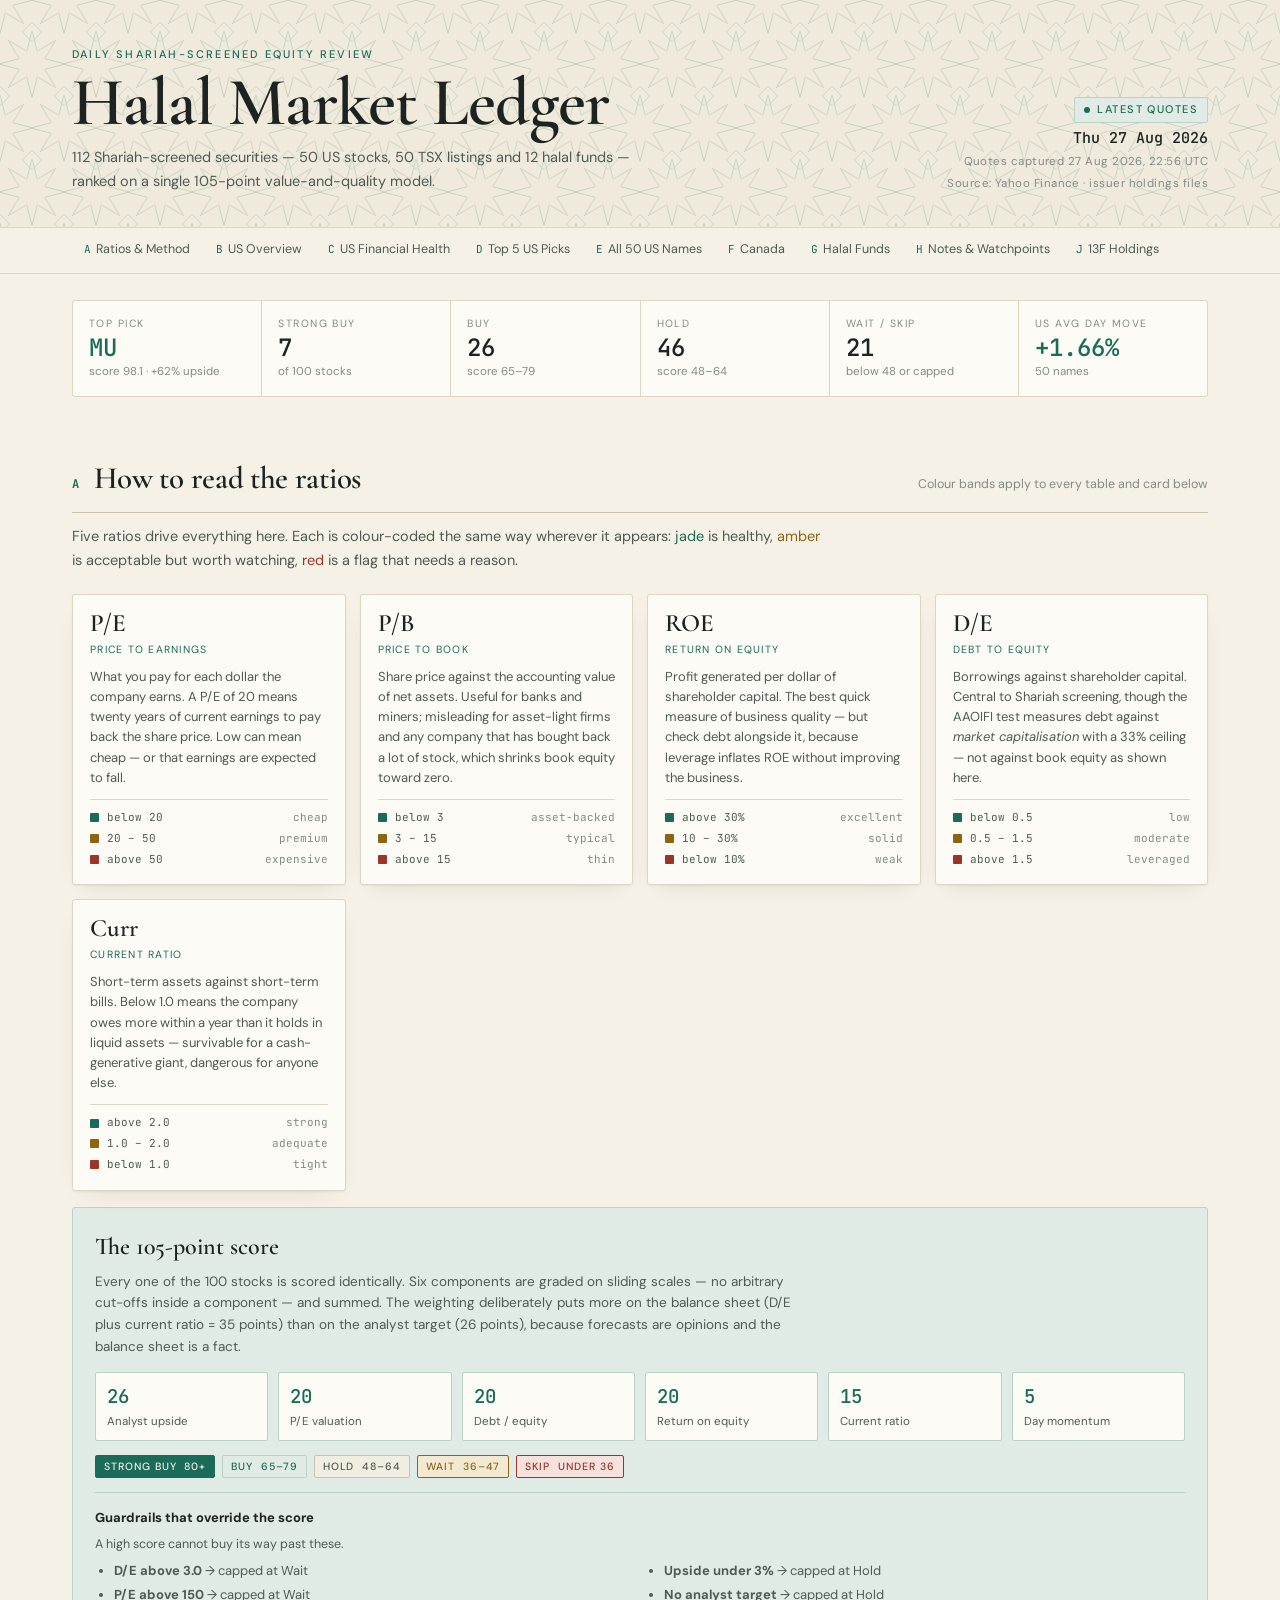
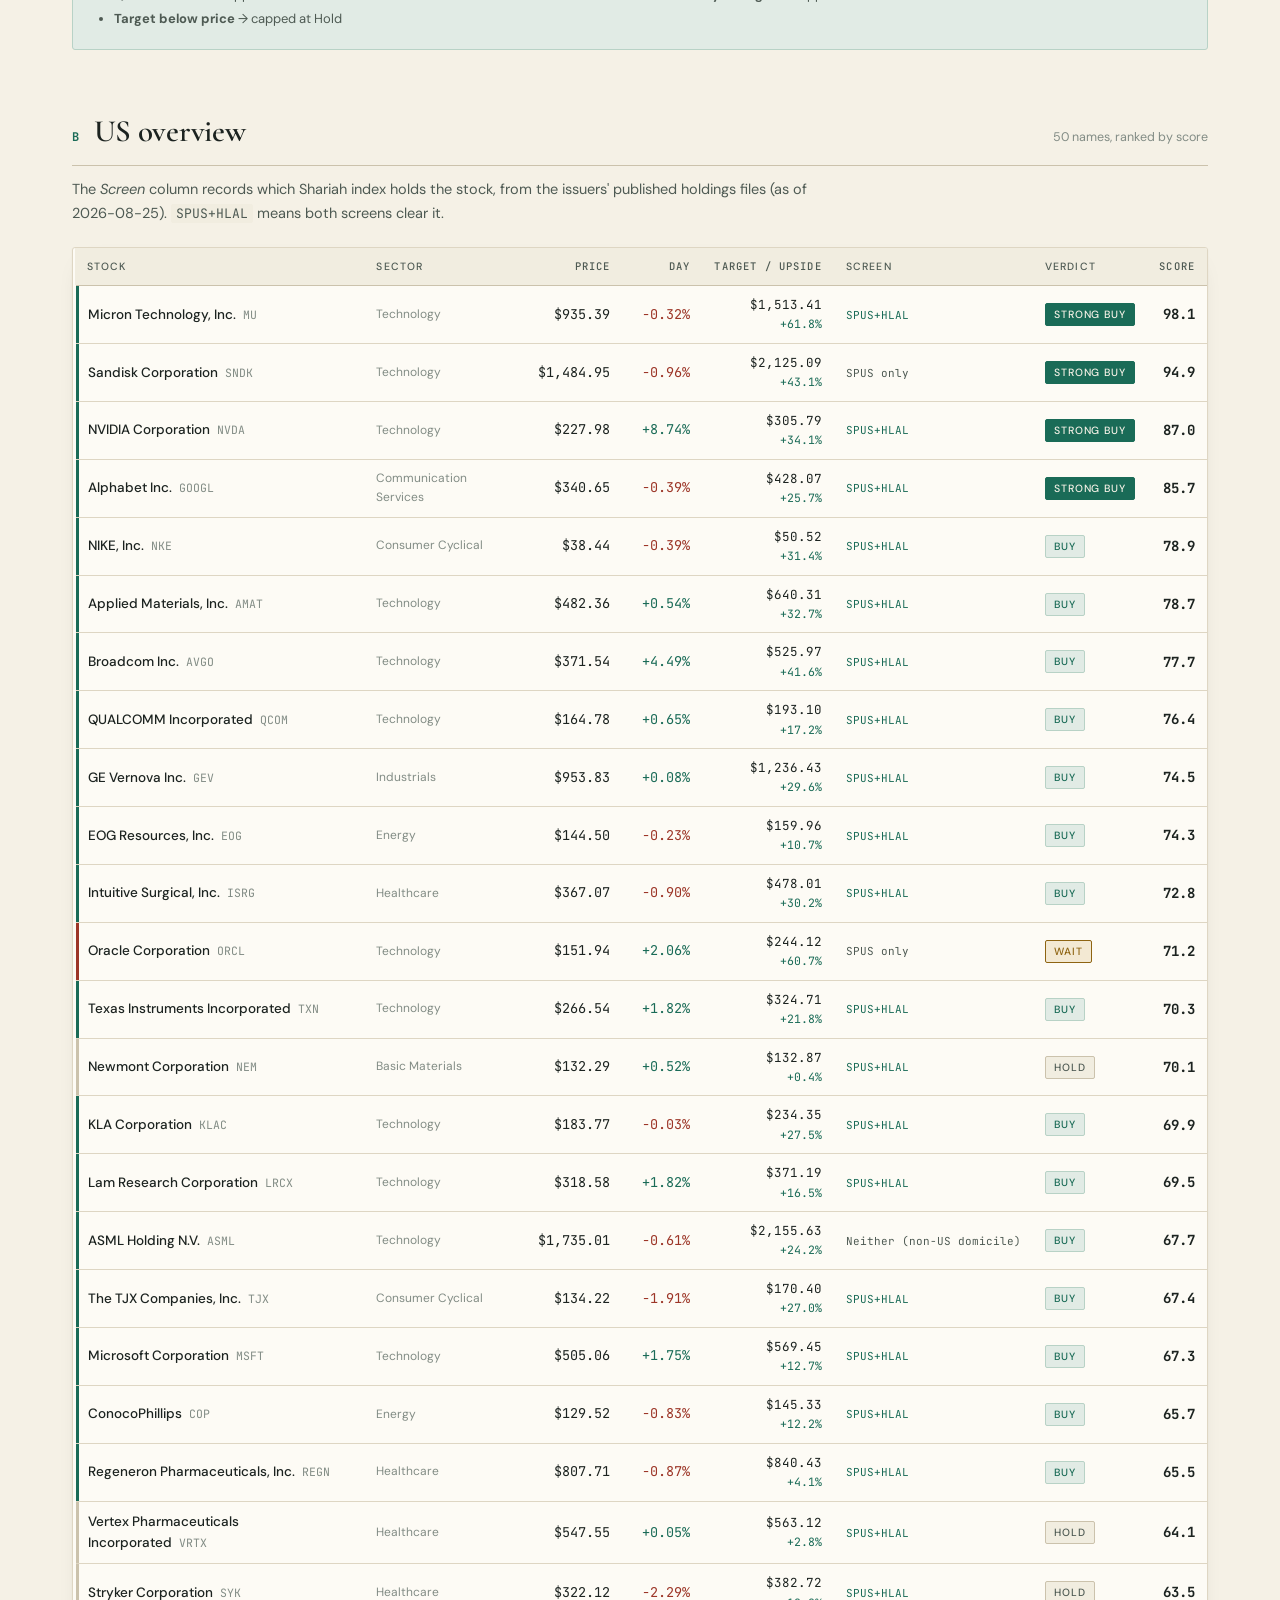
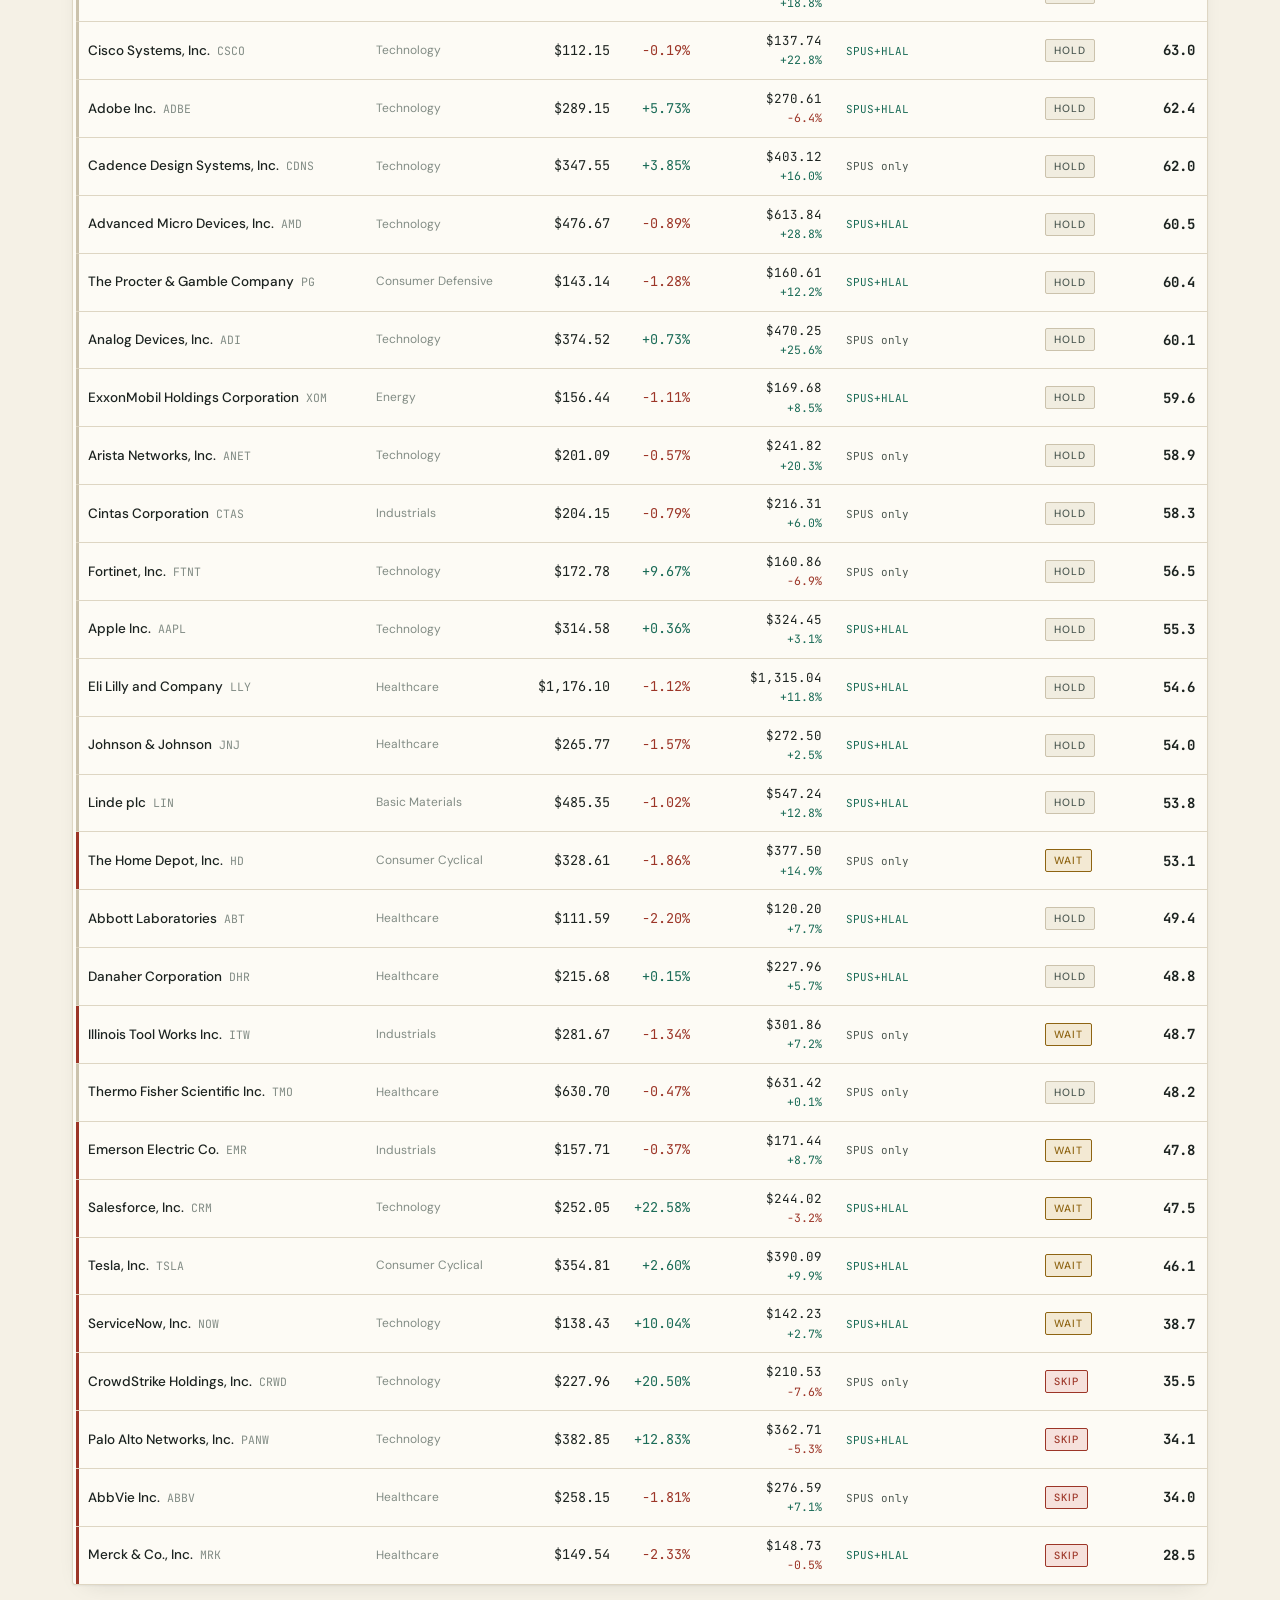
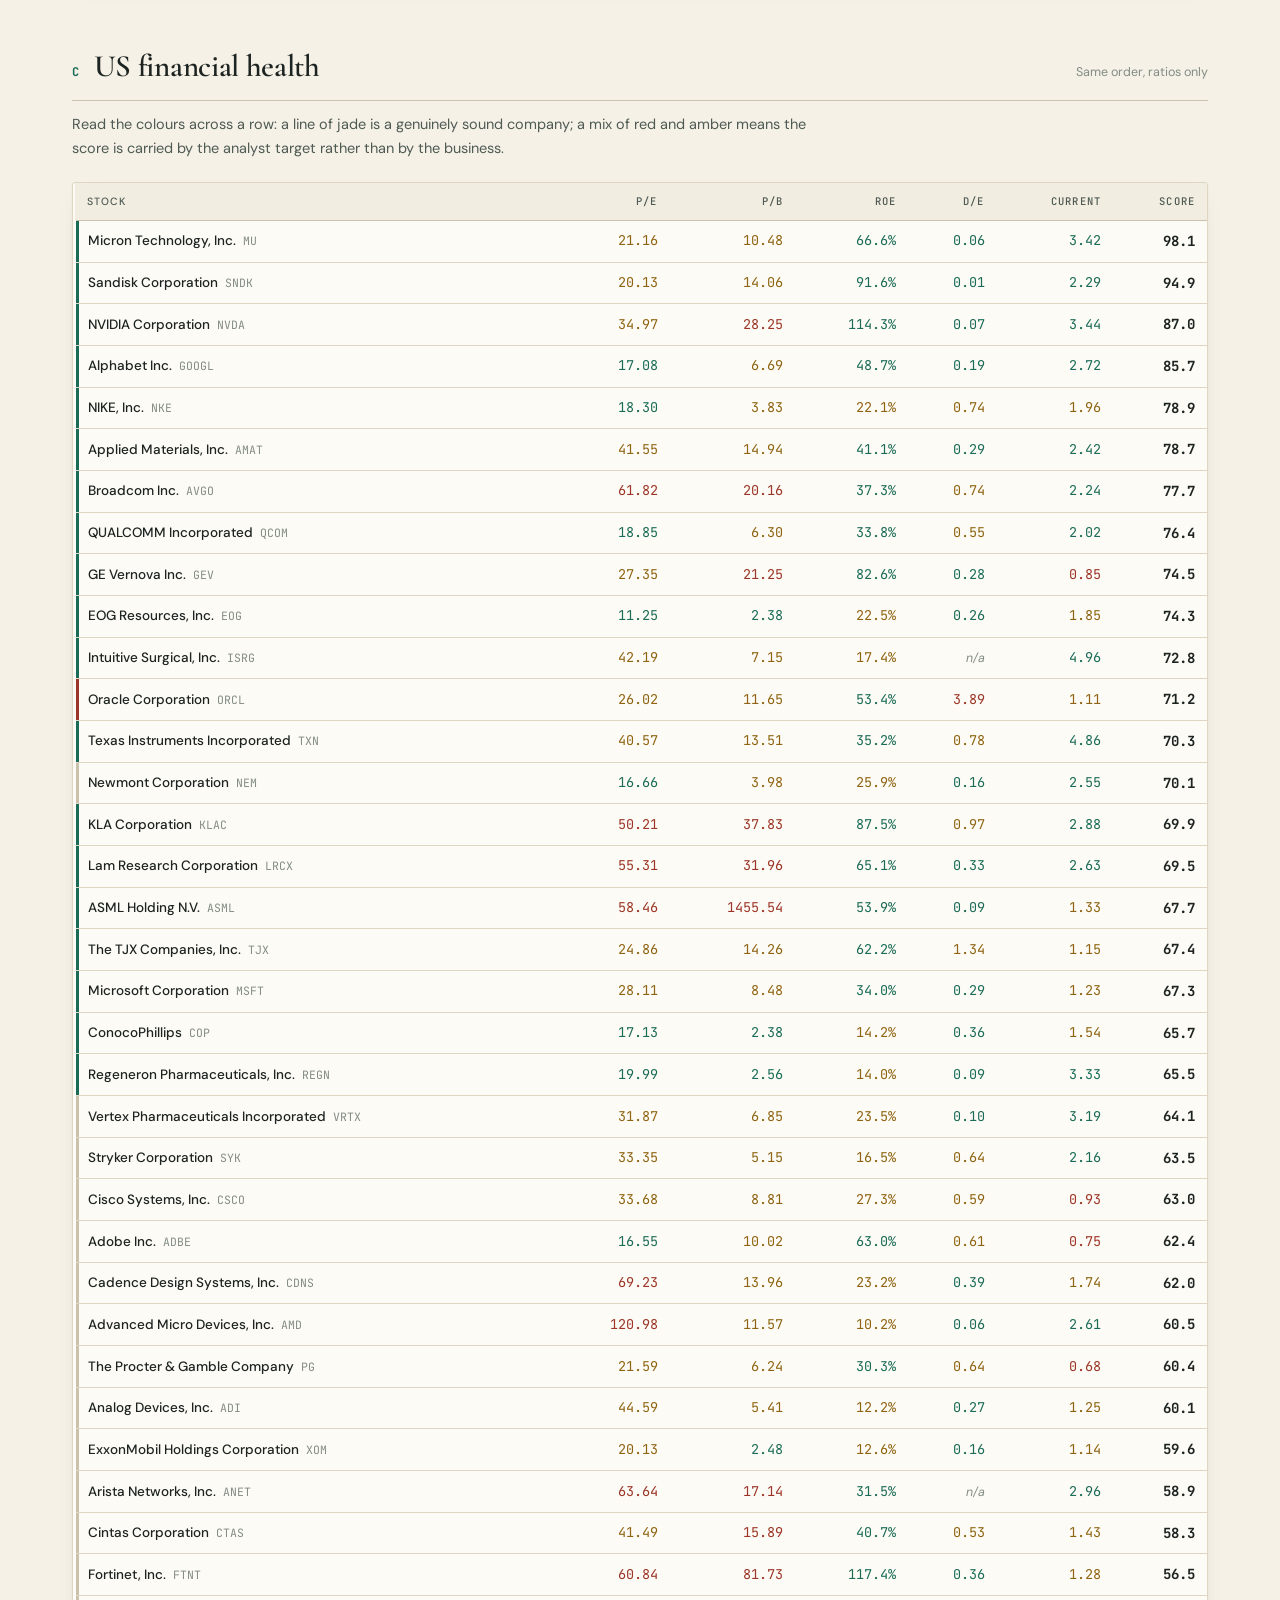
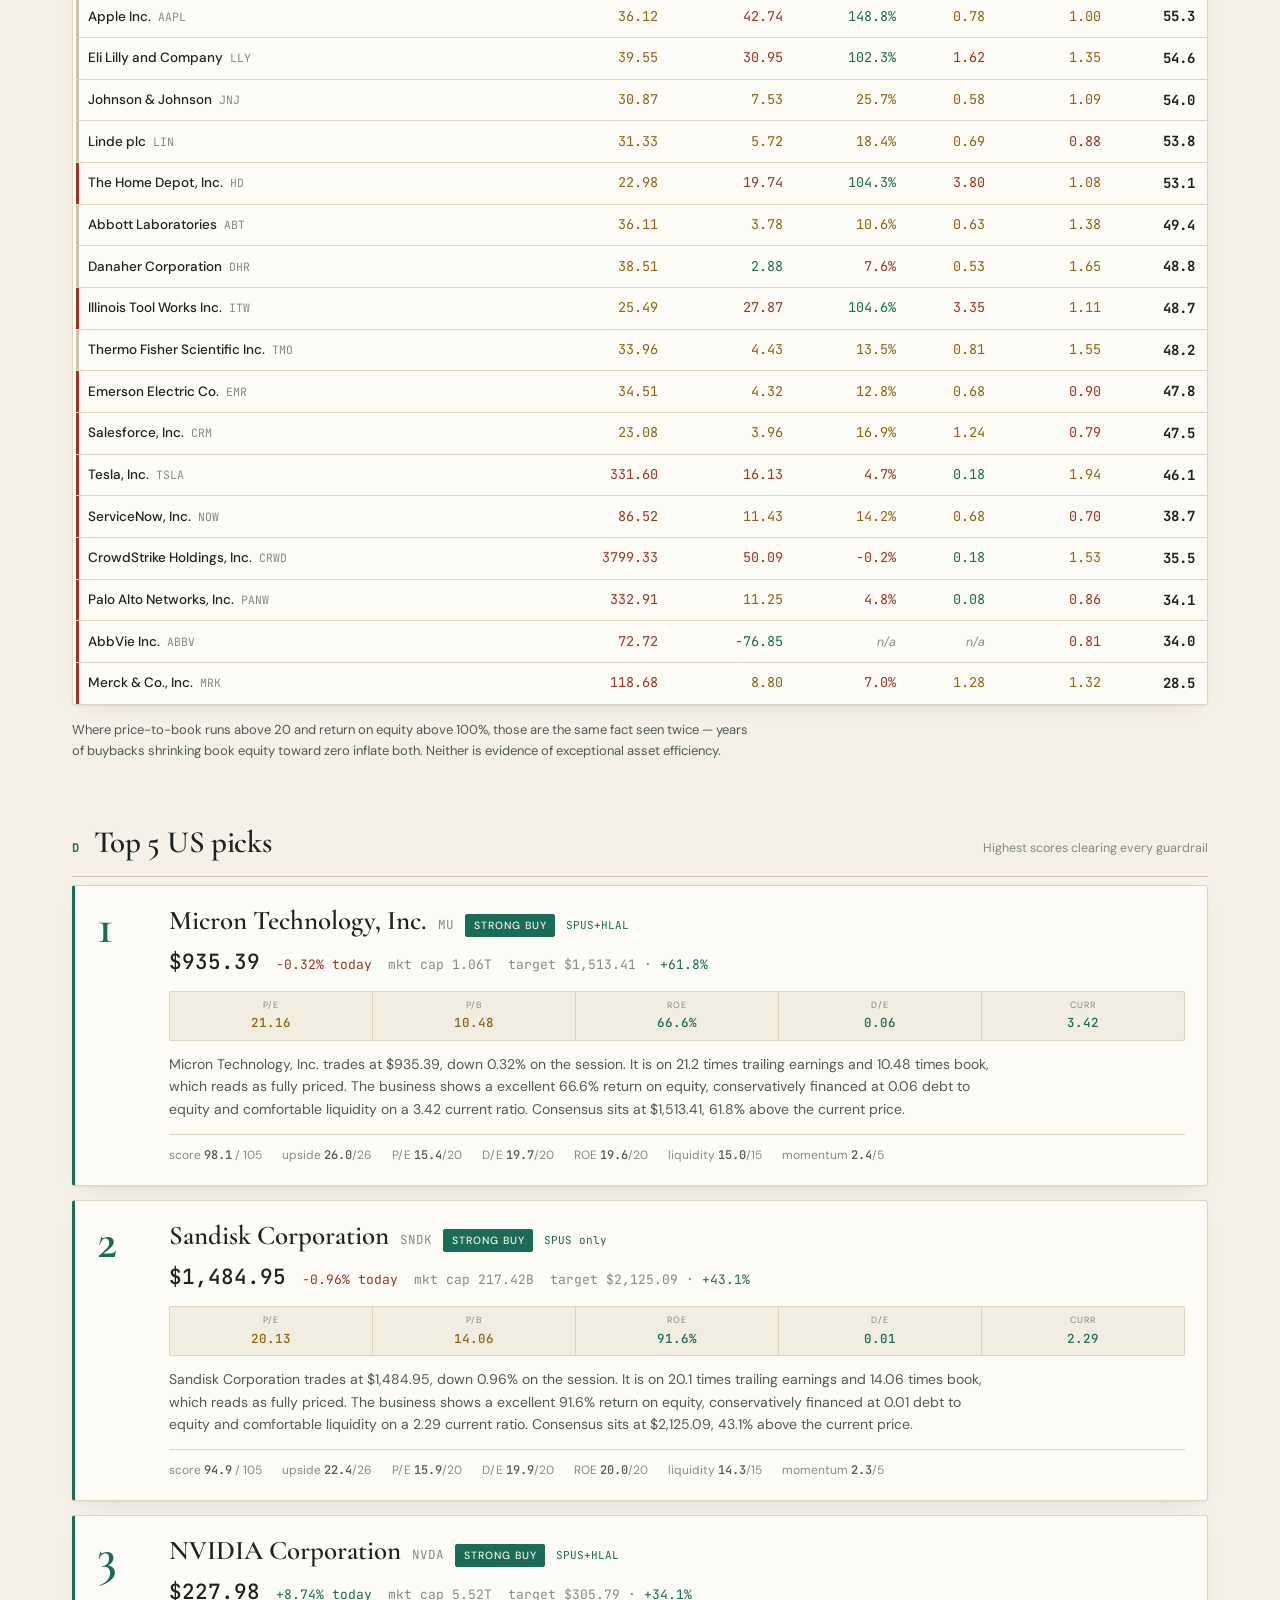
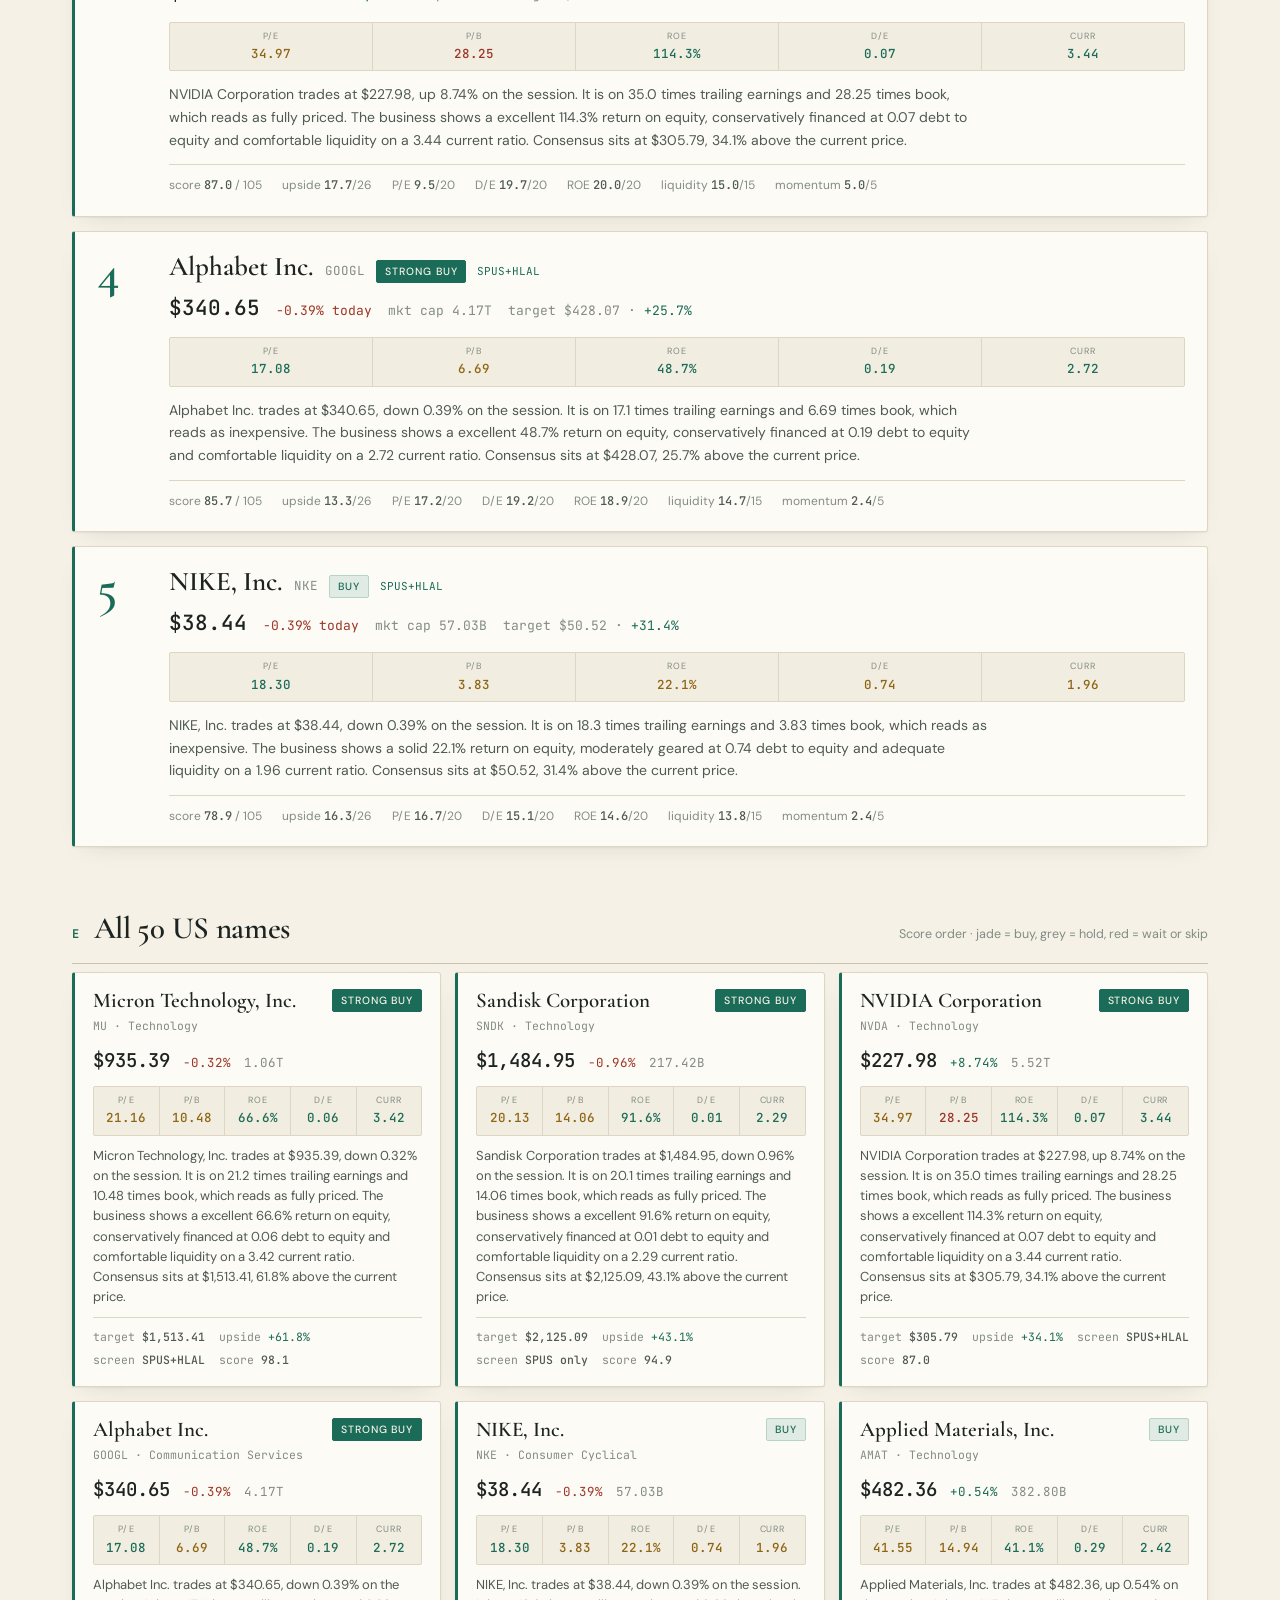
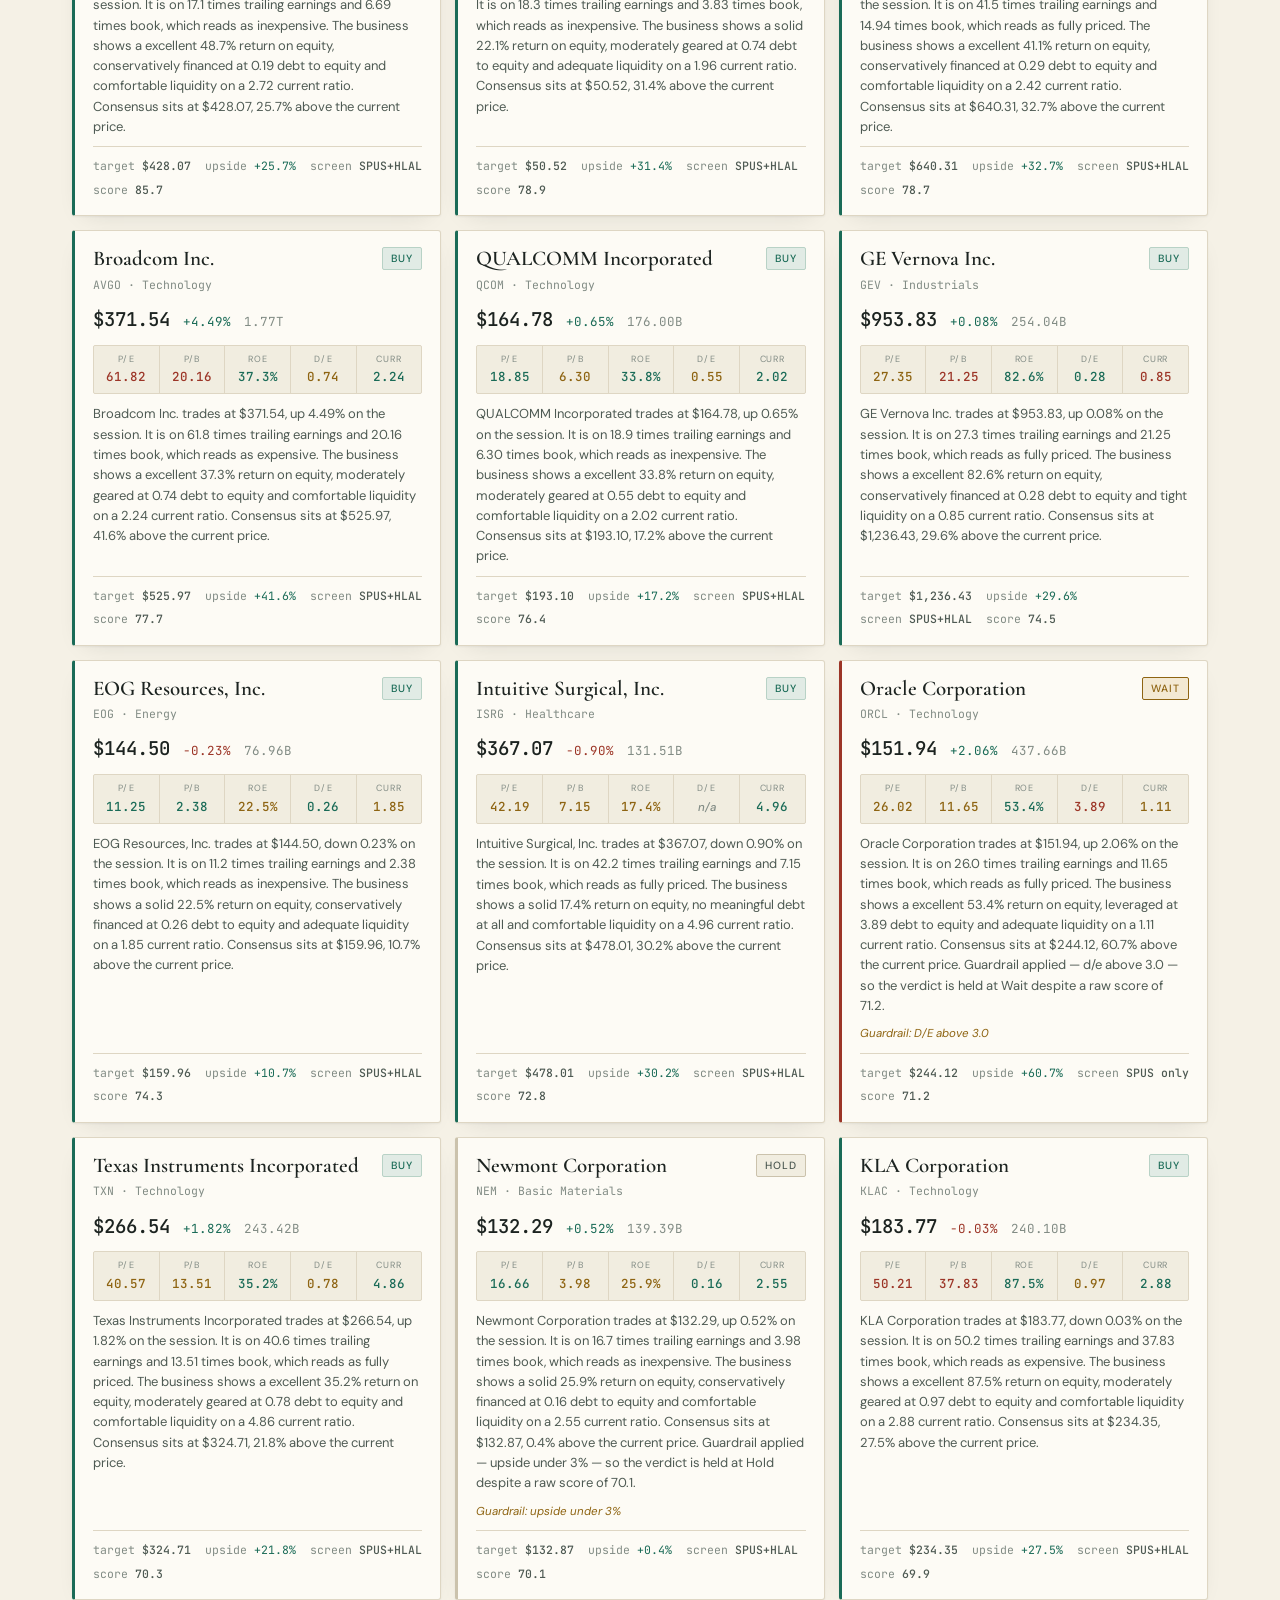
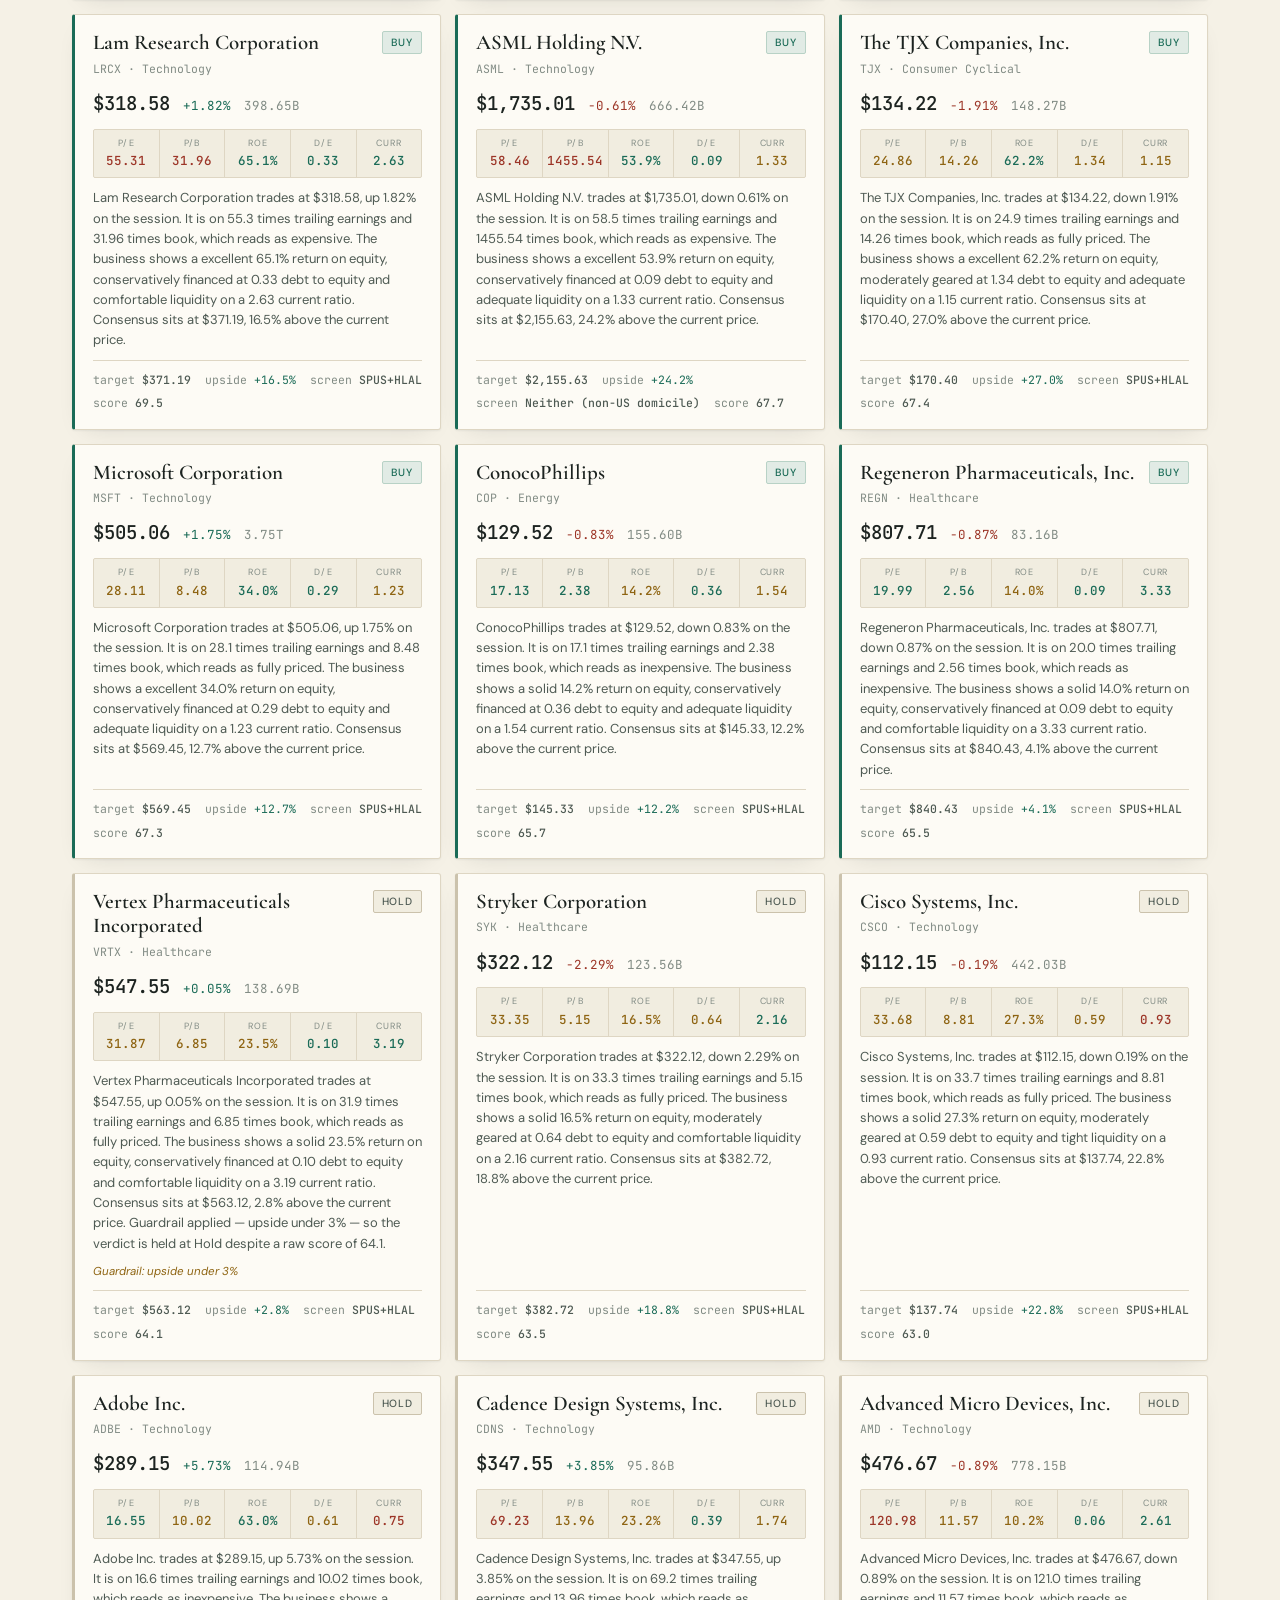
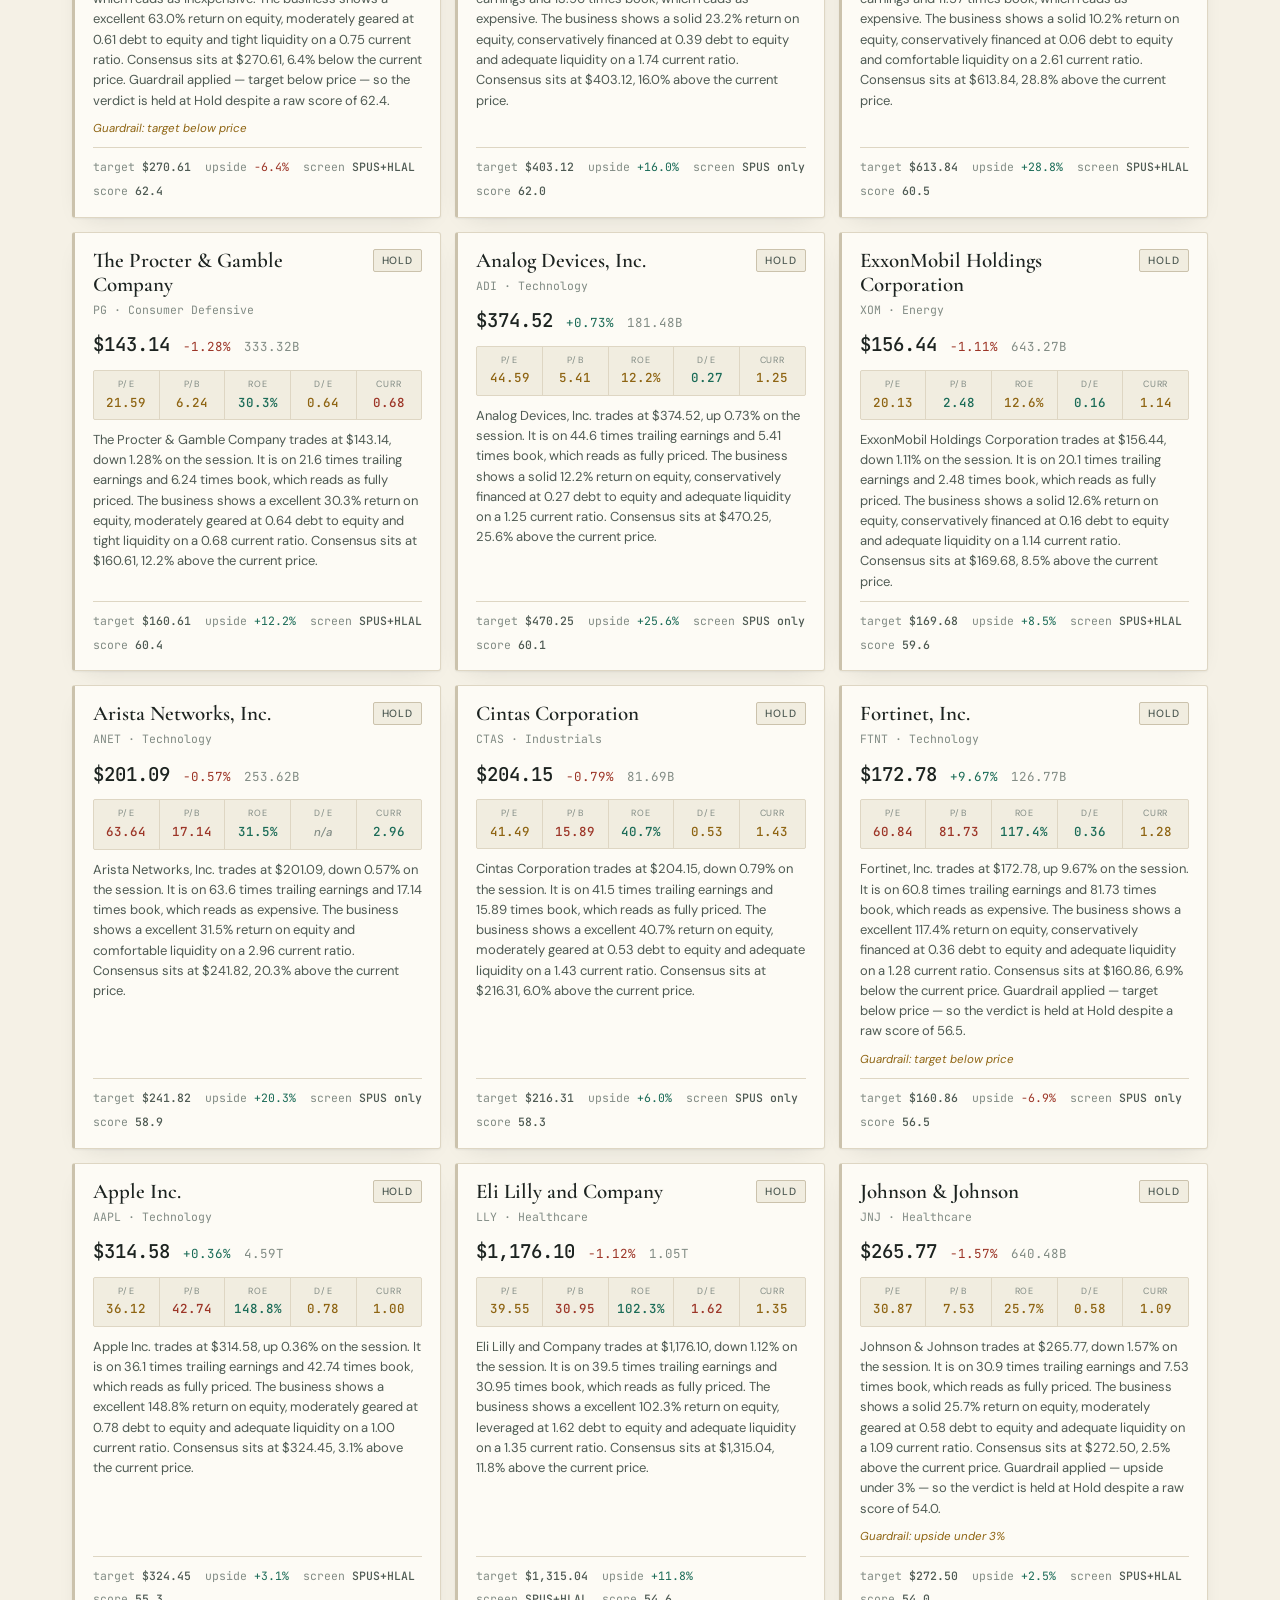
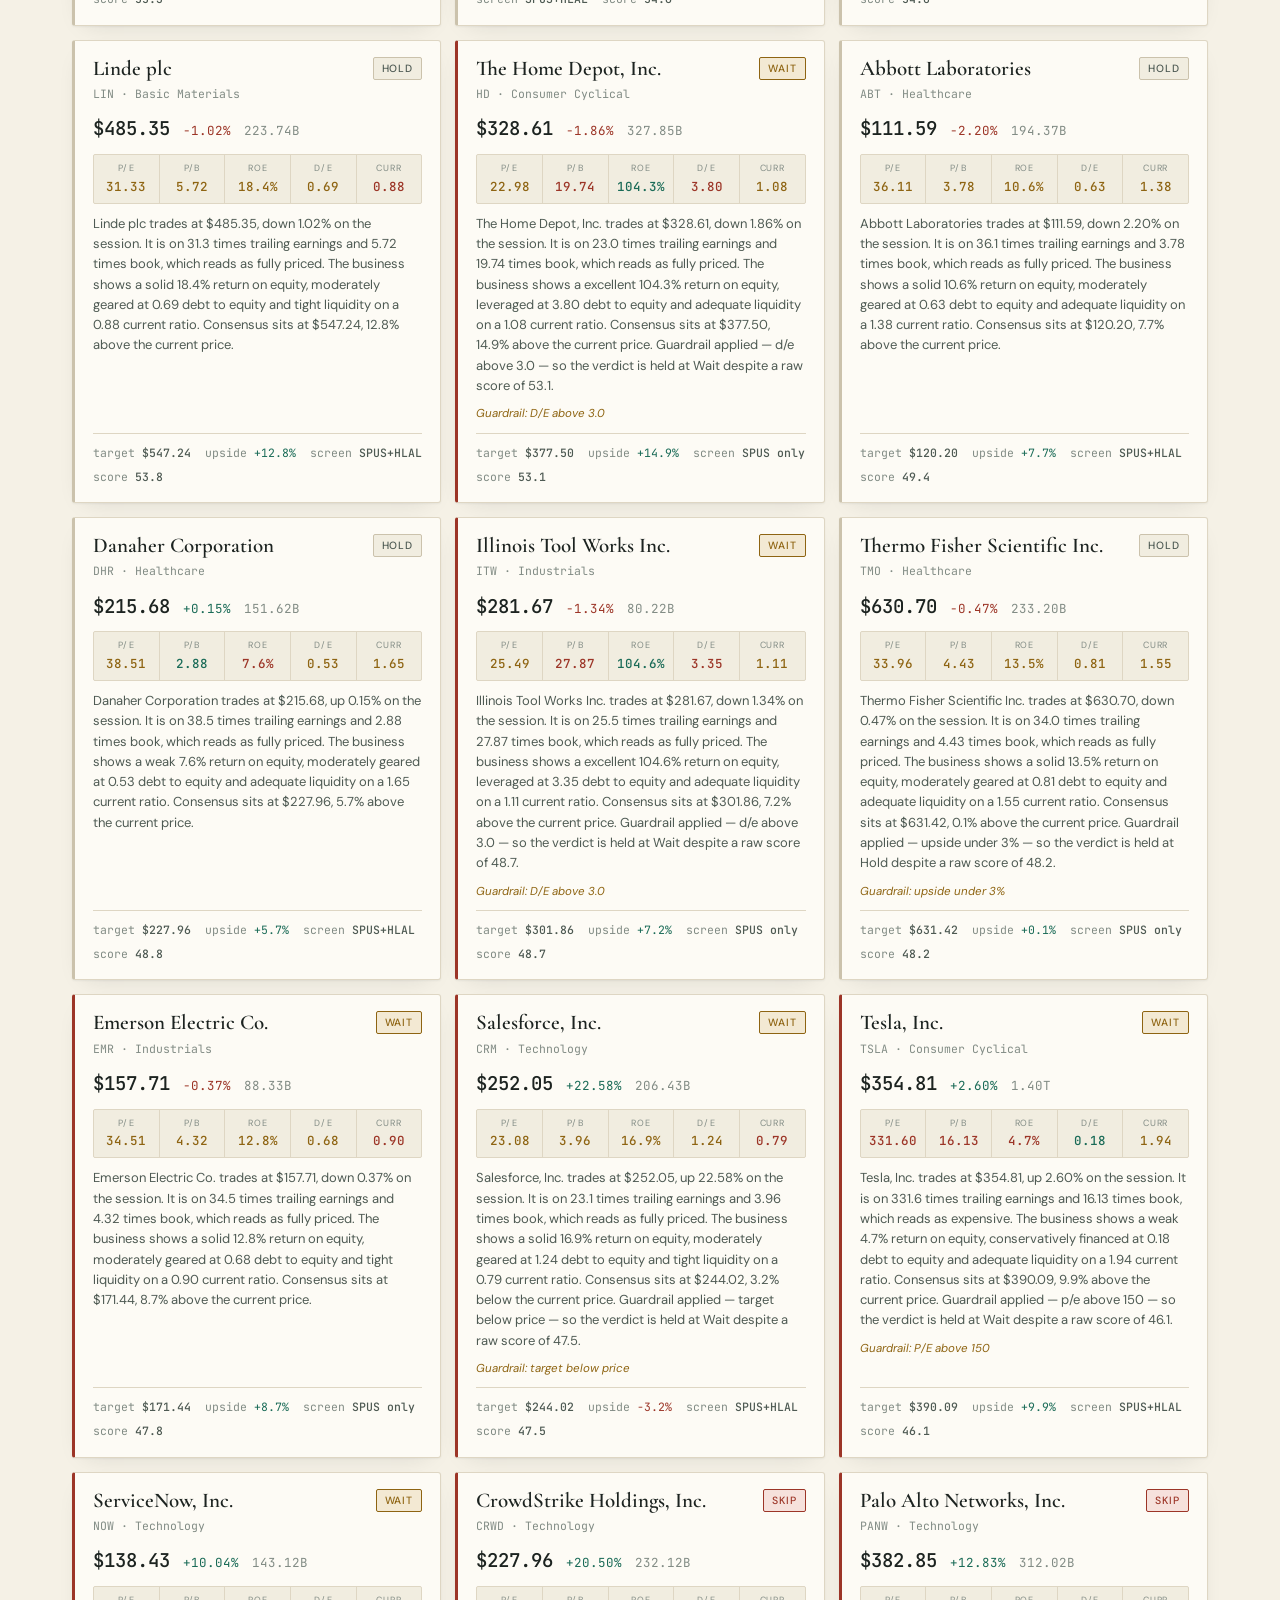
<file: reports/2026-08-27.html>
<!doctype html>
<html lang="en">
<head>
<meta charset="utf-8">
<meta name="viewport" content="width=device-width,initial-scale=1">
<title>Halal Market Ledger — Thu 27 Aug 2026</title>
<meta name="description" content="Shariah-screened review of 112 securities for Thu 27 Aug 2026.">
<link rel="icon" href="data:image/svg+xml,<svg xmlns=%22http://www.w3.org/2000/svg%22 viewBox=%220 0 100 100%22><text y=%22.9em%22 font-size=%2290%22>&#127769;</text></svg>">
<style>*{margin:0;padding:0}</style>
</head>
<body>
<script>(function(){try{var t=localStorage.getItem('hml-theme');if(t)document.documentElement.setAttribute('data-theme',t);}catch(e){}})();</script>

<link rel="preconnect" href="https://fonts.googleapis.com">
<link rel="preconnect" href="https://fonts.gstatic.com" crossorigin>
<link rel="stylesheet" href="https://fonts.googleapis.com/css2?family=Cormorant+Garamond:ital,wght@0,400;0,500;0,600;0,700;1,400&family=DM+Sans:opsz,wght@9..40,300;9..40,400;9..40,500;9..40,700&family=JetBrains+Mono:wght@400;500;700&display=swap">
<style>
:root{
  --ground:#F5F1E6; --ground-2:#EFEADB; --surface:#FDFBF5; --surface-2:#F1EDE0;
  --ink:#1C2320; --ink-2:#4E5A53; --ink-3:#828C85;
  --rule:#DED6C3; --rule-2:#CBC2AC;
  --jade:#1a6b57; --jade-2:#12503f; --jade-soft:#E1EBE5; --jade-line:#B8D2C6;
  --amber:#8E6412; --amber-soft:#F3E9D3;
  --clay:#9C3527; --clay-soft:#F6E1DC;
  --shadow:0 1px 2px rgba(28,35,32,.05), 0 8px 24px -14px rgba(28,35,32,.18);
  --star:#1a6b57;
}
@media (prefers-color-scheme: dark){
  :root:not([data-theme="light"]){
    --ground:#121614; --ground-2:#171C19; --surface:#1B211E; --surface-2:#232A26;
    --ink:#EAE5D7; --ink-2:#AEB8B1; --ink-3:#79837C;
    --rule:#2C3531; --rule-2:#3B4640;
    --jade:#59B694; --jade-2:#7FCDAE; --jade-soft:#172C24; --jade-line:#2A4A3D;
    --amber:#D8A64C; --amber-soft:#2B2416;
    --clay:#E0806B; --clay-soft:#33201B;
    --shadow:0 1px 2px rgba(0,0,0,.4), 0 8px 24px -14px rgba(0,0,0,.7);
    --star:#59B694;
  }
}
:root[data-theme="dark"]{
  --ground:#121614; --ground-2:#171C19; --surface:#1B211E; --surface-2:#232A26;
  --ink:#EAE5D7; --ink-2:#AEB8B1; --ink-3:#79837C;
  --rule:#2C3531; --rule-2:#3B4640;
  --jade:#59B694; --jade-2:#7FCDAE; --jade-soft:#172C24; --jade-line:#2A4A3D;
  --amber:#D8A64C; --amber-soft:#2B2416;
  --clay:#E0806B; --clay-soft:#33201B;
  --shadow:0 1px 2px rgba(0,0,0,.4), 0 8px 24px -14px rgba(0,0,0,.7);
  --star:#59B694;
}
*{box-sizing:border-box}
body{
  margin:0; background:var(--ground); color:var(--ink);
  font-family:"DM Sans",-apple-system,BlinkMacSystemFont,"Segoe UI",Helvetica,Arial,sans-serif;
  font-size:15px; line-height:1.62; -webkit-font-smoothing:antialiased;
}
.wrap{max-width:1180px; margin:0 auto; padding:0 22px 90px}
.num,.mono{font-family:"JetBrains Mono",ui-monospace,SFMono-Regular,Menlo,monospace; font-variant-numeric:tabular-nums}

/* ---------- header ---------- */
.hero{position:relative; overflow:hidden; background:var(--ground-2); border-bottom:1px solid var(--rule)}
#stars{position:absolute; inset:0; width:100%; height:100%; opacity:.16; pointer-events:none}
:root[data-theme="dark"] #stars{opacity:.22}
@media (prefers-color-scheme: dark){:root:not([data-theme="light"]) #stars{opacity:.22}}
.hero-in{position:relative; max-width:1180px; margin:0 auto; padding:46px 22px 34px; display:flex;
         flex-wrap:wrap; gap:26px; align-items:flex-end; justify-content:space-between}
.brand{display:flex; flex-direction:column; gap:6px; min-width:min(100%,420px)}
.eyebrow{font-size:11px; letter-spacing:.20em; text-transform:uppercase; color:var(--jade); font-weight:500}
h1{font-family:"Cormorant Garamond",Georgia,serif; font-weight:600; font-size:clamp(40px,6.4vw,68px);
   line-height:.98; margin:0; letter-spacing:-.015em; text-wrap:balance}
.sub{color:var(--ink-2); font-size:14.5px; max-width:56ch; margin:4px 0 0}
.stamp{display:flex; flex-direction:column; gap:3px; align-items:flex-end; text-align:right}
.stamp .big{font-family:"JetBrains Mono",monospace; font-size:15px; font-weight:500; color:var(--ink)}
.stamp .sm{font-size:11.5px; color:var(--ink-3); letter-spacing:.04em}
.live{display:inline-flex; align-items:center; gap:7px; background:var(--jade-soft); color:var(--jade);
      border:1px solid var(--jade-line); border-radius:2px; padding:3px 9px; font-size:11px;
      letter-spacing:.13em; text-transform:uppercase; font-weight:500}
.live::before{content:""; width:6px; height:6px; border-radius:50%; background:var(--jade)}

/* ---------- nav ---------- */
nav{position:sticky; top:0; z-index:40; background:color-mix(in srgb, var(--ground) 88%, transparent);
    backdrop-filter:blur(10px); border-bottom:1px solid var(--rule)}
.nav-in{max-width:1180px; margin:0 auto; padding:0 22px; display:flex; gap:2px; overflow-x:auto}
nav a{flex:0 0 auto; padding:11px 12px; font-size:12.5px; color:var(--ink-2); text-decoration:none;
      border-bottom:2px solid transparent; white-space:nowrap}
nav a:hover{color:var(--jade); border-bottom-color:var(--jade-line)}
nav a:focus-visible{outline:2px solid var(--jade); outline-offset:-2px}
nav .k{font-family:"JetBrains Mono",monospace; color:var(--jade); margin-right:5px; font-size:11px}

/* ---------- sections ---------- */
section{margin-top:56px; scroll-margin-top:60px}
.sec-head{display:flex; align-items:baseline; gap:14px; border-bottom:1px solid var(--rule-2); padding-bottom:9px; margin-bottom:8px}
.sec-key{font-family:"JetBrains Mono",monospace; font-size:12px; color:var(--jade); font-weight:700; letter-spacing:.06em}
.sec-head h2{font-family:"Cormorant Garamond",Georgia,serif; font-weight:600; font-size:31px; margin:0; letter-spacing:-.01em}
.sec-note{color:var(--ink-3); font-size:12.5px; margin-left:auto; text-align:right}
.lede{color:var(--ink-2); font-size:14.5px; max-width:76ch; margin:12px 0 22px}

/* ---------- summary strip ---------- */
.strip{display:grid; grid-template-columns:repeat(auto-fit,minmax(128px,1fr)); gap:1px;
       background:var(--rule); border:1px solid var(--rule); margin-top:26px; border-radius:3px; overflow:hidden}
.sc{background:var(--surface); padding:14px 16px; display:flex; flex-direction:column; gap:2px}
.sc .l{font-size:10.5px; letter-spacing:.14em; text-transform:uppercase; color:var(--ink-3)}
.sc .v{font-family:"JetBrains Mono",monospace; font-size:24px; font-weight:500; line-height:1.15}
.sc .m{font-size:11.5px; color:var(--ink-3)}
.sc.hi .v{color:var(--jade)}

/* ---------- tables ---------- */
.tw{overflow-x:auto; border:1px solid var(--rule); border-radius:3px; background:var(--surface); box-shadow:var(--shadow)}
table{border-collapse:collapse; width:100%; min-width:820px; font-size:13.5px}
thead th{position:sticky; top:0; background:var(--surface-2); text-align:left; padding:10px 12px;
         font-size:10.5px; letter-spacing:.11em; text-transform:uppercase; color:var(--ink-2);
         font-weight:500; border-bottom:1px solid var(--rule-2); white-space:nowrap}
tbody td{padding:9px 12px; border-bottom:1px solid var(--rule); vertical-align:middle}
tbody tr:last-child td{border-bottom:none}
tbody tr:hover td{background:var(--surface-2)}
td.num,th.num{text-align:right; font-family:"JetBrains Mono",monospace; font-variant-numeric:tabular-nums; white-space:nowrap}
td.nm{min-width:190px}
td.nm .co{font-weight:500}
td.nm .tk{font-family:"JetBrains Mono",monospace; font-size:11.5px; color:var(--ink-3); margin-left:7px}
tbody tr{border-left:3px solid transparent}
tbody tr.s-buy  td:first-child{box-shadow:inset 3px 0 0 var(--jade)}
tbody tr.s-hold td:first-child{box-shadow:inset 3px 0 0 var(--rule-2)}
tbody tr.s-wait td:first-child{box-shadow:inset 3px 0 0 var(--clay)}
.sect{font-size:12px; color:var(--ink-3)}
.up{color:var(--jade)} .down{color:var(--clay)} .flat{color:var(--ink-3)}
.na{color:var(--ink-3); font-style:italic; font-size:.92em; font-family:"DM Sans",sans-serif}
.tgt{display:block; font-size:12.5px}
.ups{display:block; font-size:11.5px}
.rv.g{color:var(--jade)} .rv.a{color:var(--amber)} .rv.r{color:var(--clay)}
.dval.g{color:var(--jade)} .dval.a{color:var(--amber)} .dval.r{color:var(--clay)} .dval.na{color:var(--ink-3)}
.scr{font-size:11px; font-family:"JetBrains Mono",monospace; color:var(--ink-2); white-space:nowrap}
.scr.both{color:var(--jade)}
.sco{font-weight:700; font-size:14px}

/* ---------- badges ---------- */
.badge{display:inline-block; padding:2px 8px; border-radius:2px; font-size:10.5px; font-weight:500;
       letter-spacing:.09em; text-transform:uppercase; white-space:nowrap; border:1px solid transparent}
.b-sbuy{background:var(--jade); color:var(--ground); border-color:var(--jade)}
.b-buy {background:var(--jade-soft); color:var(--jade); border-color:var(--jade-line)}
.b-hold{background:var(--surface-2); color:var(--ink-2); border-color:var(--rule-2)}
.b-wait{background:var(--amber-soft); color:var(--amber); border-color:var(--amber)}
.b-skip{background:var(--clay-soft); color:var(--clay); border-color:var(--clay)}

/* ---------- ratio explainer cards ---------- */
.rgrid{display:grid; grid-template-columns:repeat(auto-fit,minmax(232px,1fr)); gap:14px}
.rcard{background:var(--surface); border:1px solid var(--rule); border-radius:3px; padding:16px 17px;
       display:flex; flex-direction:column; gap:9px; box-shadow:var(--shadow)}
.rcard h3{font-family:"Cormorant Garamond",Georgia,serif; font-size:25px; font-weight:600; margin:0; line-height:1}
.rcard .full{font-size:10.5px; letter-spacing:.12em; text-transform:uppercase; color:var(--jade); margin-top:-4px}
.rcard p{margin:0; font-size:13px; color:var(--ink-2); line-height:1.55}
.bands{display:flex; flex-direction:column; gap:3px; margin-top:2px; border-top:1px solid var(--rule); padding-top:9px}
.bd{display:flex; align-items:center; gap:8px; font-size:11px; font-family:"JetBrains Mono",monospace; white-space:nowrap}
.sw{width:9px; height:9px; border-radius:1px; flex:0 0 auto}
.sw.g{background:var(--jade)} .sw.a{background:var(--amber)} .sw.r{background:var(--clay)}
.bd .txt{color:var(--ink-2)}

/* ---------- method box ---------- */
.method{margin-top:16px; background:var(--jade-soft); border:1px solid var(--jade-line); border-radius:3px; padding:20px 22px}
.method h3{font-family:"Cormorant Garamond",Georgia,serif; font-size:24px; margin:0 0 4px; font-weight:600}
.method p{margin:0 0 12px; font-size:13.5px; color:var(--ink-2); max-width:80ch}
.mgrid{display:grid; grid-template-columns:repeat(auto-fit,minmax(140px,1fr)); gap:10px; margin:14px 0}
.mi{background:var(--surface); border:1px solid var(--jade-line); border-radius:2px; padding:9px 11px}
.mi .p{font-family:"JetBrains Mono",monospace; font-size:19px; color:var(--jade); font-weight:500}
.mi .n2{font-size:11.5px; color:var(--ink-2)}
.bandrow{display:flex; flex-wrap:wrap; gap:7px; margin-top:6px}
.guard{margin-top:14px; border-top:1px solid var(--jade-line); padding-top:12px}
.guard ul{margin:6px 0 0; padding-left:19px; font-size:13px; color:var(--ink-2); columns:2; column-gap:28px}
.guard li{margin-bottom:3px; break-inside:avoid}
@media(max-width:640px){.guard ul{columns:1}}

/* ---------- top picks ---------- */
.picks{display:grid; gap:14px}
.pick{background:var(--surface); border:1px solid var(--rule); border-left:3px solid var(--jade);
      border-radius:3px; padding:20px 22px; display:grid; grid-template-columns:52px 1fr; gap:20px; box-shadow:var(--shadow)}
.rank{font-family:"Cormorant Garamond",Georgia,serif; font-size:50px; line-height:.8; color:var(--jade); font-weight:600}
.pick-h{display:flex; flex-wrap:wrap; align-items:baseline; gap:11px; margin-bottom:3px}
.pick-h .nm2{font-family:"Cormorant Garamond",Georgia,serif; font-size:27px; font-weight:600; line-height:1.1}
.pick-h .tk2{font-family:"JetBrains Mono",monospace; font-size:12.5px; color:var(--ink-3)}
.pline{display:flex; flex-wrap:wrap; gap:16px; align-items:baseline; margin:8px 0 12px;
       font-family:"JetBrains Mono",monospace; font-size:13px}
.pline .px{font-size:21px; font-weight:500}
.pick p.an{margin:12px 0 0; font-size:14px; color:var(--ink-2); max-width:82ch}
.pfoot{display:flex; flex-wrap:wrap; gap:8px 20px; margin-top:13px; padding-top:11px;
       border-top:1px solid var(--rule); font-size:12px; color:var(--ink-3)}
.pfoot b{font-family:"JetBrains Mono",monospace; color:var(--ink-2); font-weight:500}

/* ---------- stock cards ---------- */
.cards{display:grid; grid-template-columns:repeat(auto-fill,minmax(348px,1fr)); gap:14px}
.card{background:var(--surface); border:1px solid var(--rule); border-radius:3px; padding:16px 18px;
      display:flex; flex-direction:column; gap:9px; box-shadow:var(--shadow); border-left:3px solid var(--rule-2)}
.card.s-buy{border-left-color:var(--jade)}
.card.s-hold{border-left-color:var(--rule-2)}
.card.s-wait{border-left-color:var(--clay)}
.chead{display:flex; align-items:flex-start; justify-content:space-between; gap:10px}
.chead .cn{font-family:"Cormorant Garamond",Georgia,serif; font-size:21px; font-weight:600; line-height:1.15}
.chead .ct{font-family:"JetBrains Mono",monospace; font-size:11.5px; color:var(--ink-3)}
.cprice{display:flex; flex-wrap:wrap; gap:13px; align-items:baseline; font-family:"JetBrains Mono",monospace; font-size:12.5px}
.cprice .p1{font-size:19px; font-weight:500}
.cprice .mc{color:var(--ink-3)}
.dash{display:grid; grid-template-columns:repeat(5,1fr); gap:1px; background:var(--rule);
      border:1px solid var(--rule); border-radius:2px; overflow:hidden}
.dcell{background:var(--surface-2); padding:6px 4px; display:flex; flex-direction:column; align-items:center; gap:1px}
.dlab{font-size:9px; letter-spacing:.09em; text-transform:uppercase; color:var(--ink-3)}
.dval{font-family:"JetBrains Mono",monospace; font-size:12.5px; font-weight:500}
.card p.an{margin:1px 0 0; font-size:13px; color:var(--ink-2); line-height:1.56}
.cfoot{margin-top:auto; padding-top:10px; border-top:1px solid var(--rule); display:flex; flex-wrap:wrap;
       gap:5px 14px; font-size:11.5px; color:var(--ink-3); font-family:"JetBrains Mono",monospace}
.cfoot span b{color:var(--ink-2); font-weight:500}
.gflag{color:var(--amber); font-size:11.5px; font-family:"DM Sans",sans-serif; font-style:italic}

/* ---------- funds ---------- */
.fcards{display:grid; grid-template-columns:repeat(auto-fill,minmax(340px,1fr)); gap:14px}
.hold{display:flex; flex-direction:column; gap:3px; margin-top:2px}
.hrow{display:flex; justify-content:space-between; gap:10px; font-size:11.5px; font-family:"JetBrains Mono",monospace;
      color:var(--ink-2); border-bottom:1px dotted var(--rule); padding-bottom:2px}
.hlab{font-size:10px; letter-spacing:.12em; text-transform:uppercase; color:var(--ink-3); margin-top:4px}

/* ---------- notes ---------- */
.ngrid{display:grid; grid-template-columns:repeat(auto-fit,minmax(290px,1fr)); gap:14px}
.ncard{background:var(--surface); border:1px solid var(--rule); border-radius:3px; padding:17px 19px; box-shadow:var(--shadow)}
.ncard h3{font-family:"Cormorant Garamond",Georgia,serif; font-size:22px; margin:0 0 8px; font-weight:600}
.ncard ul{margin:0; padding-left:18px; font-size:13.5px; color:var(--ink-2)}
.ncard li{margin-bottom:7px}
.ncard p{margin:0 0 9px; font-size:13.5px; color:var(--ink-2)}
.dq{background:var(--amber-soft); border-color:var(--amber)}
.dq h3{color:var(--amber)}
.disc{margin-top:26px; background:var(--surface-2); border:1px solid var(--rule); border-left:3px solid var(--ink-3);
      border-radius:3px; padding:17px 20px; font-size:12.5px; color:var(--ink-2); line-height:1.6}
.disc b{color:var(--ink)}
footer{margin-top:44px; padding-top:20px; border-top:1px solid var(--rule); font-size:12px; color:var(--ink-3);
       display:flex; flex-wrap:wrap; gap:10px; justify-content:space-between}
code{font-family:"JetBrains Mono",monospace; font-size:.9em; background:var(--surface-2); padding:1px 5px; border-radius:2px}
@media (prefers-reduced-motion: reduce){*{animation:none!important; transition:none!important}}
@media(max-width:560px){
  .pick{grid-template-columns:1fr; gap:8px} .rank{font-size:34px}
  .hero-in{padding:34px 22px 26px} .stamp{align-items:flex-start; text-align:left}
}
</style>

<div class="hero"><canvas id="stars"></canvas><div class="hero-in"><div class="brand"><span class="eyebrow">Daily Shariah-Screened Equity Review</span><h1>Halal Market Ledger</h1><p class="sub">112 Shariah-screened securities &mdash; 50 US stocks, 50 TSX listings and 12 halal funds &mdash; ranked on a single 105-point value-and-quality model.</p></div><div class="stamp"><span class="live">Latest quotes</span><span class="big">Thu 27 Aug 2026</span><span class="sm">Quotes captured 27 Aug 2026, 22:56 UTC</span><span class="sm">Source: Yahoo Finance &middot; issuer holdings files</span></div></div></div>
<nav><div class="nav-in"><a href="#a"><span class="k">A</span>Ratios &amp; Method</a><a href="#b"><span class="k">B</span>US Overview</a><a href="#c"><span class="k">C</span>US Financial Health</a><a href="#d"><span class="k">D</span>Top 5 US Picks</a><a href="#e"><span class="k">E</span>All 50 US Names</a><a href="#f"><span class="k">F</span>Canada</a><a href="#g"><span class="k">G</span>Halal Funds</a><a href="#h"><span class="k">H</span>Notes &amp; Watchpoints</a><a href="#j"><span class="k">J</span>13F Holdings</a></div></nav>
<div class="wrap">
<div class="strip">
<div class="sc hi"><span class="l">Top pick</span><span class="v">MU</span><span class="m">score 98.1 &middot; +62% upside</span></div>
<div class="sc"><span class="l">Strong Buy</span><span class="v">7</span><span class="m">of 100 stocks</span></div>
<div class="sc"><span class="l">Buy</span><span class="v">26</span><span class="m">score 65&ndash;79</span></div>
<div class="sc"><span class="l">Hold</span><span class="v">46</span><span class="m">score 48&ndash;64</span></div>
<div class="sc"><span class="l">Wait / Skip</span><span class="v">21</span><span class="m">below 48 or capped</span></div>
<div class="sc"><span class="l">US avg day move</span><span class="v up">+1.66%</span><span class="m">50 names</span></div>
</div>
<section id="a"><div class="sec-head"><span class="sec-key">A</span><h2>How to read the ratios</h2><span class="sec-note">Colour bands apply to every table and card below</span></div>
<p class="lede">Five ratios drive everything here. Each is colour-coded the same way wherever it appears: <span class="rv g">jade</span> is healthy, <span class="rv a">amber</span> is acceptable but worth watching, <span class="rv r">red</span> is a flag that needs a reason.</p>
<div class="rgrid">
<div class="rcard"><h3>P/E</h3><span class="full">Price to Earnings</span><p>What you pay for each dollar the company earns. A P/E of 20 means twenty years of current earnings to pay back the share price. Low can mean cheap &mdash; or that earnings are expected to fall.</p><div class="bands">
<div class="bd"><span class="sw g"></span><span class="txt">below 20</span><span class="txt" style="color:var(--ink-3);margin-left:auto">cheap</span></div>
<div class="bd"><span class="sw a"></span><span class="txt">20 &ndash; 50</span><span class="txt" style="color:var(--ink-3);margin-left:auto">premium</span></div>
<div class="bd"><span class="sw r"></span><span class="txt">above 50</span><span class="txt" style="color:var(--ink-3);margin-left:auto">expensive</span></div>
</div></div>
<div class="rcard"><h3>P/B</h3><span class="full">Price to Book</span><p>Share price against the accounting value of net assets. Useful for banks and miners; misleading for asset-light firms and any company that has bought back a lot of stock, which shrinks book equity toward zero.</p><div class="bands">
<div class="bd"><span class="sw g"></span><span class="txt">below 3</span><span class="txt" style="color:var(--ink-3);margin-left:auto">asset-backed</span></div>
<div class="bd"><span class="sw a"></span><span class="txt">3 &ndash; 15</span><span class="txt" style="color:var(--ink-3);margin-left:auto">typical</span></div>
<div class="bd"><span class="sw r"></span><span class="txt">above 15</span><span class="txt" style="color:var(--ink-3);margin-left:auto">thin</span></div>
</div></div>
<div class="rcard"><h3>ROE</h3><span class="full">Return on Equity</span><p>Profit generated per dollar of shareholder capital. The best quick measure of business quality &mdash; but check debt alongside it, because leverage inflates ROE without improving the business.</p><div class="bands">
<div class="bd"><span class="sw g"></span><span class="txt">above 30%</span><span class="txt" style="color:var(--ink-3);margin-left:auto">excellent</span></div>
<div class="bd"><span class="sw a"></span><span class="txt">10 &ndash; 30%</span><span class="txt" style="color:var(--ink-3);margin-left:auto">solid</span></div>
<div class="bd"><span class="sw r"></span><span class="txt">below 10%</span><span class="txt" style="color:var(--ink-3);margin-left:auto">weak</span></div>
</div></div>
<div class="rcard"><h3>D/E</h3><span class="full">Debt to Equity</span><p>Borrowings against shareholder capital. Central to Shariah screening, though the AAOIFI test measures debt against <em>market capitalisation</em> with a 33% ceiling &mdash; not against book equity as shown here.</p><div class="bands">
<div class="bd"><span class="sw g"></span><span class="txt">below 0.5</span><span class="txt" style="color:var(--ink-3);margin-left:auto">low</span></div>
<div class="bd"><span class="sw a"></span><span class="txt">0.5 &ndash; 1.5</span><span class="txt" style="color:var(--ink-3);margin-left:auto">moderate</span></div>
<div class="bd"><span class="sw r"></span><span class="txt">above 1.5</span><span class="txt" style="color:var(--ink-3);margin-left:auto">leveraged</span></div>
</div></div>
<div class="rcard"><h3>Curr</h3><span class="full">Current Ratio</span><p>Short-term assets against short-term bills. Below 1.0 means the company owes more within a year than it holds in liquid assets &mdash; survivable for a cash-generative giant, dangerous for anyone else.</p><div class="bands">
<div class="bd"><span class="sw g"></span><span class="txt">above 2.0</span><span class="txt" style="color:var(--ink-3);margin-left:auto">strong</span></div>
<div class="bd"><span class="sw a"></span><span class="txt">1.0 &ndash; 2.0</span><span class="txt" style="color:var(--ink-3);margin-left:auto">adequate</span></div>
<div class="bd"><span class="sw r"></span><span class="txt">below 1.0</span><span class="txt" style="color:var(--ink-3);margin-left:auto">tight</span></div>
</div></div>
</div>
<div class="method"><h3>The 105-point score</h3>
<p>Every one of the 100 stocks is scored identically. Six components are graded on sliding scales &mdash; no
arbitrary cut-offs inside a component &mdash; and summed. The weighting deliberately puts more on the balance
sheet (D/E plus current ratio = 35 points) than on the analyst target (26 points), because forecasts are
opinions and the balance sheet is a fact.</p>
<div class="mgrid">
<div class="mi"><div class="p">26</div><div class="n2">Analyst upside</div></div>
<div class="mi"><div class="p">20</div><div class="n2">P/E valuation</div></div>
<div class="mi"><div class="p">20</div><div class="n2">Debt / equity</div></div>
<div class="mi"><div class="p">20</div><div class="n2">Return on equity</div></div>
<div class="mi"><div class="p">15</div><div class="n2">Current ratio</div></div>
<div class="mi"><div class="p">5</div><div class="n2">Day momentum</div></div>
</div>
<div class="bandrow">
<span class="badge b-sbuy">Strong Buy&nbsp; 80+</span><span class="badge b-buy">Buy&nbsp; 65&ndash;79</span>
<span class="badge b-hold">Hold&nbsp; 48&ndash;64</span><span class="badge b-wait">Wait&nbsp; 36&ndash;47</span>
<span class="badge b-skip">Skip&nbsp; under 36</span></div>
<div class="guard"><strong style="font-size:13px">Guardrails that override the score</strong>
<p style="margin:4px 0 0;font-size:12.5px">A high score cannot buy its way past these.</p>
<ul><li><b>D/E above 3.0</b> &rarr; capped at Wait</li><li><b>P/E above 150</b> &rarr; capped at Wait</li>
<li><b>Target below price</b> &rarr; capped at Hold</li><li><b>Upside under 3%</b> &rarr; capped at Hold</li>
<li><b>No analyst target</b> &rarr; capped at Hold</li></ul></div></div>
</section>
<section id="b"><div class="sec-head"><span class="sec-key">B</span><h2>US overview</h2><span class="sec-note">50 names, ranked by score</span></div>
<p class="lede">The <em>Screen</em> column records which Shariah index holds the stock, from the issuers' published holdings files (as of 2026-08-25). <code>SPUS+HLAL</code> means both screens clear it.</p>
<div class="tw"><table><thead><tr><th>Stock</th><th>Sector</th><th class="num">Price</th><th class="num">Day</th><th class="num">Target / Upside</th><th>Screen</th><th>Verdict</th><th class="num">Score</th></tr></thead><tbody>
<tr class="s-buy"><td class="nm"><span class="co">Micron Technology, Inc.</span><span class="tk">MU</span></td><td class="sect">Technology</td><td class="num">$935.39</td><td class="num down">-0.32%</td><td class="num"><span class="tgt">$1,513.41</span><span class="ups up">+61.8%</span></td><td><span class="scr both">SPUS+HLAL</span></td><td><span class="badge b-sbuy">Strong Buy</span></td><td class="num sco">98.1</td></tr>
<tr class="s-buy"><td class="nm"><span class="co">Sandisk Corporation</span><span class="tk">SNDK</span></td><td class="sect">Technology</td><td class="num">$1,484.95</td><td class="num down">-0.96%</td><td class="num"><span class="tgt">$2,125.09</span><span class="ups up">+43.1%</span></td><td><span class="scr ">SPUS only</span></td><td><span class="badge b-sbuy">Strong Buy</span></td><td class="num sco">94.9</td></tr>
<tr class="s-buy"><td class="nm"><span class="co">NVIDIA Corporation</span><span class="tk">NVDA</span></td><td class="sect">Technology</td><td class="num">$227.98</td><td class="num up">+8.74%</td><td class="num"><span class="tgt">$305.79</span><span class="ups up">+34.1%</span></td><td><span class="scr both">SPUS+HLAL</span></td><td><span class="badge b-sbuy">Strong Buy</span></td><td class="num sco">87.0</td></tr>
<tr class="s-buy"><td class="nm"><span class="co">Alphabet Inc.</span><span class="tk">GOOGL</span></td><td class="sect">Communication Services</td><td class="num">$340.65</td><td class="num down">-0.39%</td><td class="num"><span class="tgt">$428.07</span><span class="ups up">+25.7%</span></td><td><span class="scr both">SPUS+HLAL</span></td><td><span class="badge b-sbuy">Strong Buy</span></td><td class="num sco">85.7</td></tr>
<tr class="s-buy"><td class="nm"><span class="co">NIKE, Inc.</span><span class="tk">NKE</span></td><td class="sect">Consumer Cyclical</td><td class="num">$38.44</td><td class="num down">-0.39%</td><td class="num"><span class="tgt">$50.52</span><span class="ups up">+31.4%</span></td><td><span class="scr both">SPUS+HLAL</span></td><td><span class="badge b-buy">Buy</span></td><td class="num sco">78.9</td></tr>
<tr class="s-buy"><td class="nm"><span class="co">Applied Materials, Inc.</span><span class="tk">AMAT</span></td><td class="sect">Technology</td><td class="num">$482.36</td><td class="num up">+0.54%</td><td class="num"><span class="tgt">$640.31</span><span class="ups up">+32.7%</span></td><td><span class="scr both">SPUS+HLAL</span></td><td><span class="badge b-buy">Buy</span></td><td class="num sco">78.7</td></tr>
<tr class="s-buy"><td class="nm"><span class="co">Broadcom Inc.</span><span class="tk">AVGO</span></td><td class="sect">Technology</td><td class="num">$371.54</td><td class="num up">+4.49%</td><td class="num"><span class="tgt">$525.97</span><span class="ups up">+41.6%</span></td><td><span class="scr both">SPUS+HLAL</span></td><td><span class="badge b-buy">Buy</span></td><td class="num sco">77.7</td></tr>
<tr class="s-buy"><td class="nm"><span class="co">QUALCOMM Incorporated</span><span class="tk">QCOM</span></td><td class="sect">Technology</td><td class="num">$164.78</td><td class="num up">+0.65%</td><td class="num"><span class="tgt">$193.10</span><span class="ups up">+17.2%</span></td><td><span class="scr both">SPUS+HLAL</span></td><td><span class="badge b-buy">Buy</span></td><td class="num sco">76.4</td></tr>
<tr class="s-buy"><td class="nm"><span class="co">GE Vernova Inc.</span><span class="tk">GEV</span></td><td class="sect">Industrials</td><td class="num">$953.83</td><td class="num up">+0.08%</td><td class="num"><span class="tgt">$1,236.43</span><span class="ups up">+29.6%</span></td><td><span class="scr both">SPUS+HLAL</span></td><td><span class="badge b-buy">Buy</span></td><td class="num sco">74.5</td></tr>
<tr class="s-buy"><td class="nm"><span class="co">EOG Resources, Inc.</span><span class="tk">EOG</span></td><td class="sect">Energy</td><td class="num">$144.50</td><td class="num down">-0.23%</td><td class="num"><span class="tgt">$159.96</span><span class="ups up">+10.7%</span></td><td><span class="scr both">SPUS+HLAL</span></td><td><span class="badge b-buy">Buy</span></td><td class="num sco">74.3</td></tr>
<tr class="s-buy"><td class="nm"><span class="co">Intuitive Surgical, Inc.</span><span class="tk">ISRG</span></td><td class="sect">Healthcare</td><td class="num">$367.07</td><td class="num down">-0.90%</td><td class="num"><span class="tgt">$478.01</span><span class="ups up">+30.2%</span></td><td><span class="scr both">SPUS+HLAL</span></td><td><span class="badge b-buy">Buy</span></td><td class="num sco">72.8</td></tr>
<tr class="s-wait"><td class="nm"><span class="co">Oracle Corporation</span><span class="tk">ORCL</span></td><td class="sect">Technology</td><td class="num">$151.94</td><td class="num up">+2.06%</td><td class="num"><span class="tgt">$244.12</span><span class="ups up">+60.7%</span></td><td><span class="scr ">SPUS only</span></td><td><span class="badge b-wait">Wait</span></td><td class="num sco">71.2</td></tr>
<tr class="s-buy"><td class="nm"><span class="co">Texas Instruments Incorporated</span><span class="tk">TXN</span></td><td class="sect">Technology</td><td class="num">$266.54</td><td class="num up">+1.82%</td><td class="num"><span class="tgt">$324.71</span><span class="ups up">+21.8%</span></td><td><span class="scr both">SPUS+HLAL</span></td><td><span class="badge b-buy">Buy</span></td><td class="num sco">70.3</td></tr>
<tr class="s-hold"><td class="nm"><span class="co">Newmont Corporation</span><span class="tk">NEM</span></td><td class="sect">Basic Materials</td><td class="num">$132.29</td><td class="num up">+0.52%</td><td class="num"><span class="tgt">$132.87</span><span class="ups up">+0.4%</span></td><td><span class="scr both">SPUS+HLAL</span></td><td><span class="badge b-hold">Hold</span></td><td class="num sco">70.1</td></tr>
<tr class="s-buy"><td class="nm"><span class="co">KLA Corporation</span><span class="tk">KLAC</span></td><td class="sect">Technology</td><td class="num">$183.77</td><td class="num down">-0.03%</td><td class="num"><span class="tgt">$234.35</span><span class="ups up">+27.5%</span></td><td><span class="scr both">SPUS+HLAL</span></td><td><span class="badge b-buy">Buy</span></td><td class="num sco">69.9</td></tr>
<tr class="s-buy"><td class="nm"><span class="co">Lam Research Corporation</span><span class="tk">LRCX</span></td><td class="sect">Technology</td><td class="num">$318.58</td><td class="num up">+1.82%</td><td class="num"><span class="tgt">$371.19</span><span class="ups up">+16.5%</span></td><td><span class="scr both">SPUS+HLAL</span></td><td><span class="badge b-buy">Buy</span></td><td class="num sco">69.5</td></tr>
<tr class="s-buy"><td class="nm"><span class="co">ASML Holding N.V.</span><span class="tk">ASML</span></td><td class="sect">Technology</td><td class="num">$1,735.01</td><td class="num down">-0.61%</td><td class="num"><span class="tgt">$2,155.63</span><span class="ups up">+24.2%</span></td><td><span class="scr ">Neither (non-US domicile)</span></td><td><span class="badge b-buy">Buy</span></td><td class="num sco">67.7</td></tr>
<tr class="s-buy"><td class="nm"><span class="co">The TJX Companies, Inc.</span><span class="tk">TJX</span></td><td class="sect">Consumer Cyclical</td><td class="num">$134.22</td><td class="num down">-1.91%</td><td class="num"><span class="tgt">$170.40</span><span class="ups up">+27.0%</span></td><td><span class="scr both">SPUS+HLAL</span></td><td><span class="badge b-buy">Buy</span></td><td class="num sco">67.4</td></tr>
<tr class="s-buy"><td class="nm"><span class="co">Microsoft Corporation</span><span class="tk">MSFT</span></td><td class="sect">Technology</td><td class="num">$505.06</td><td class="num up">+1.75%</td><td class="num"><span class="tgt">$569.45</span><span class="ups up">+12.7%</span></td><td><span class="scr both">SPUS+HLAL</span></td><td><span class="badge b-buy">Buy</span></td><td class="num sco">67.3</td></tr>
<tr class="s-buy"><td class="nm"><span class="co">ConocoPhillips</span><span class="tk">COP</span></td><td class="sect">Energy</td><td class="num">$129.52</td><td class="num down">-0.83%</td><td class="num"><span class="tgt">$145.33</span><span class="ups up">+12.2%</span></td><td><span class="scr both">SPUS+HLAL</span></td><td><span class="badge b-buy">Buy</span></td><td class="num sco">65.7</td></tr>
<tr class="s-buy"><td class="nm"><span class="co">Regeneron Pharmaceuticals, Inc.</span><span class="tk">REGN</span></td><td class="sect">Healthcare</td><td class="num">$807.71</td><td class="num down">-0.87%</td><td class="num"><span class="tgt">$840.43</span><span class="ups up">+4.1%</span></td><td><span class="scr both">SPUS+HLAL</span></td><td><span class="badge b-buy">Buy</span></td><td class="num sco">65.5</td></tr>
<tr class="s-hold"><td class="nm"><span class="co">Vertex Pharmaceuticals Incorporated</span><span class="tk">VRTX</span></td><td class="sect">Healthcare</td><td class="num">$547.55</td><td class="num up">+0.05%</td><td class="num"><span class="tgt">$563.12</span><span class="ups up">+2.8%</span></td><td><span class="scr both">SPUS+HLAL</span></td><td><span class="badge b-hold">Hold</span></td><td class="num sco">64.1</td></tr>
<tr class="s-hold"><td class="nm"><span class="co">Stryker Corporation</span><span class="tk">SYK</span></td><td class="sect">Healthcare</td><td class="num">$322.12</td><td class="num down">-2.29%</td><td class="num"><span class="tgt">$382.72</span><span class="ups up">+18.8%</span></td><td><span class="scr both">SPUS+HLAL</span></td><td><span class="badge b-hold">Hold</span></td><td class="num sco">63.5</td></tr>
<tr class="s-hold"><td class="nm"><span class="co">Cisco Systems, Inc.</span><span class="tk">CSCO</span></td><td class="sect">Technology</td><td class="num">$112.15</td><td class="num down">-0.19%</td><td class="num"><span class="tgt">$137.74</span><span class="ups up">+22.8%</span></td><td><span class="scr both">SPUS+HLAL</span></td><td><span class="badge b-hold">Hold</span></td><td class="num sco">63.0</td></tr>
<tr class="s-hold"><td class="nm"><span class="co">Adobe Inc.</span><span class="tk">ADBE</span></td><td class="sect">Technology</td><td class="num">$289.15</td><td class="num up">+5.73%</td><td class="num"><span class="tgt">$270.61</span><span class="ups down">-6.4%</span></td><td><span class="scr both">SPUS+HLAL</span></td><td><span class="badge b-hold">Hold</span></td><td class="num sco">62.4</td></tr>
<tr class="s-hold"><td class="nm"><span class="co">Cadence Design Systems, Inc.</span><span class="tk">CDNS</span></td><td class="sect">Technology</td><td class="num">$347.55</td><td class="num up">+3.85%</td><td class="num"><span class="tgt">$403.12</span><span class="ups up">+16.0%</span></td><td><span class="scr ">SPUS only</span></td><td><span class="badge b-hold">Hold</span></td><td class="num sco">62.0</td></tr>
<tr class="s-hold"><td class="nm"><span class="co">Advanced Micro Devices, Inc.</span><span class="tk">AMD</span></td><td class="sect">Technology</td><td class="num">$476.67</td><td class="num down">-0.89%</td><td class="num"><span class="tgt">$613.84</span><span class="ups up">+28.8%</span></td><td><span class="scr both">SPUS+HLAL</span></td><td><span class="badge b-hold">Hold</span></td><td class="num sco">60.5</td></tr>
<tr class="s-hold"><td class="nm"><span class="co">The Procter &amp; Gamble Company</span><span class="tk">PG</span></td><td class="sect">Consumer Defensive</td><td class="num">$143.14</td><td class="num down">-1.28%</td><td class="num"><span class="tgt">$160.61</span><span class="ups up">+12.2%</span></td><td><span class="scr both">SPUS+HLAL</span></td><td><span class="badge b-hold">Hold</span></td><td class="num sco">60.4</td></tr>
<tr class="s-hold"><td class="nm"><span class="co">Analog Devices, Inc.</span><span class="tk">ADI</span></td><td class="sect">Technology</td><td class="num">$374.52</td><td class="num up">+0.73%</td><td class="num"><span class="tgt">$470.25</span><span class="ups up">+25.6%</span></td><td><span class="scr ">SPUS only</span></td><td><span class="badge b-hold">Hold</span></td><td class="num sco">60.1</td></tr>
<tr class="s-hold"><td class="nm"><span class="co">ExxonMobil Holdings Corporation</span><span class="tk">XOM</span></td><td class="sect">Energy</td><td class="num">$156.44</td><td class="num down">-1.11%</td><td class="num"><span class="tgt">$169.68</span><span class="ups up">+8.5%</span></td><td><span class="scr both">SPUS+HLAL</span></td><td><span class="badge b-hold">Hold</span></td><td class="num sco">59.6</td></tr>
<tr class="s-hold"><td class="nm"><span class="co">Arista Networks, Inc.</span><span class="tk">ANET</span></td><td class="sect">Technology</td><td class="num">$201.09</td><td class="num down">-0.57%</td><td class="num"><span class="tgt">$241.82</span><span class="ups up">+20.3%</span></td><td><span class="scr ">SPUS only</span></td><td><span class="badge b-hold">Hold</span></td><td class="num sco">58.9</td></tr>
<tr class="s-hold"><td class="nm"><span class="co">Cintas Corporation</span><span class="tk">CTAS</span></td><td class="sect">Industrials</td><td class="num">$204.15</td><td class="num down">-0.79%</td><td class="num"><span class="tgt">$216.31</span><span class="ups up">+6.0%</span></td><td><span class="scr ">SPUS only</span></td><td><span class="badge b-hold">Hold</span></td><td class="num sco">58.3</td></tr>
<tr class="s-hold"><td class="nm"><span class="co">Fortinet, Inc.</span><span class="tk">FTNT</span></td><td class="sect">Technology</td><td class="num">$172.78</td><td class="num up">+9.67%</td><td class="num"><span class="tgt">$160.86</span><span class="ups down">-6.9%</span></td><td><span class="scr ">SPUS only</span></td><td><span class="badge b-hold">Hold</span></td><td class="num sco">56.5</td></tr>
<tr class="s-hold"><td class="nm"><span class="co">Apple Inc.</span><span class="tk">AAPL</span></td><td class="sect">Technology</td><td class="num">$314.58</td><td class="num up">+0.36%</td><td class="num"><span class="tgt">$324.45</span><span class="ups up">+3.1%</span></td><td><span class="scr both">SPUS+HLAL</span></td><td><span class="badge b-hold">Hold</span></td><td class="num sco">55.3</td></tr>
<tr class="s-hold"><td class="nm"><span class="co">Eli Lilly and Company</span><span class="tk">LLY</span></td><td class="sect">Healthcare</td><td class="num">$1,176.10</td><td class="num down">-1.12%</td><td class="num"><span class="tgt">$1,315.04</span><span class="ups up">+11.8%</span></td><td><span class="scr both">SPUS+HLAL</span></td><td><span class="badge b-hold">Hold</span></td><td class="num sco">54.6</td></tr>
<tr class="s-hold"><td class="nm"><span class="co">Johnson &amp; Johnson</span><span class="tk">JNJ</span></td><td class="sect">Healthcare</td><td class="num">$265.77</td><td class="num down">-1.57%</td><td class="num"><span class="tgt">$272.50</span><span class="ups up">+2.5%</span></td><td><span class="scr both">SPUS+HLAL</span></td><td><span class="badge b-hold">Hold</span></td><td class="num sco">54.0</td></tr>
<tr class="s-hold"><td class="nm"><span class="co">Linde plc</span><span class="tk">LIN</span></td><td class="sect">Basic Materials</td><td class="num">$485.35</td><td class="num down">-1.02%</td><td class="num"><span class="tgt">$547.24</span><span class="ups up">+12.8%</span></td><td><span class="scr both">SPUS+HLAL</span></td><td><span class="badge b-hold">Hold</span></td><td class="num sco">53.8</td></tr>
<tr class="s-wait"><td class="nm"><span class="co">The Home Depot, Inc.</span><span class="tk">HD</span></td><td class="sect">Consumer Cyclical</td><td class="num">$328.61</td><td class="num down">-1.86%</td><td class="num"><span class="tgt">$377.50</span><span class="ups up">+14.9%</span></td><td><span class="scr ">SPUS only</span></td><td><span class="badge b-wait">Wait</span></td><td class="num sco">53.1</td></tr>
<tr class="s-hold"><td class="nm"><span class="co">Abbott Laboratories</span><span class="tk">ABT</span></td><td class="sect">Healthcare</td><td class="num">$111.59</td><td class="num down">-2.20%</td><td class="num"><span class="tgt">$120.20</span><span class="ups up">+7.7%</span></td><td><span class="scr both">SPUS+HLAL</span></td><td><span class="badge b-hold">Hold</span></td><td class="num sco">49.4</td></tr>
<tr class="s-hold"><td class="nm"><span class="co">Danaher Corporation</span><span class="tk">DHR</span></td><td class="sect">Healthcare</td><td class="num">$215.68</td><td class="num up">+0.15%</td><td class="num"><span class="tgt">$227.96</span><span class="ups up">+5.7%</span></td><td><span class="scr both">SPUS+HLAL</span></td><td><span class="badge b-hold">Hold</span></td><td class="num sco">48.8</td></tr>
<tr class="s-wait"><td class="nm"><span class="co">Illinois Tool Works Inc.</span><span class="tk">ITW</span></td><td class="sect">Industrials</td><td class="num">$281.67</td><td class="num down">-1.34%</td><td class="num"><span class="tgt">$301.86</span><span class="ups up">+7.2%</span></td><td><span class="scr ">SPUS only</span></td><td><span class="badge b-wait">Wait</span></td><td class="num sco">48.7</td></tr>
<tr class="s-hold"><td class="nm"><span class="co">Thermo Fisher Scientific Inc.</span><span class="tk">TMO</span></td><td class="sect">Healthcare</td><td class="num">$630.70</td><td class="num down">-0.47%</td><td class="num"><span class="tgt">$631.42</span><span class="ups up">+0.1%</span></td><td><span class="scr ">SPUS only</span></td><td><span class="badge b-hold">Hold</span></td><td class="num sco">48.2</td></tr>
<tr class="s-wait"><td class="nm"><span class="co">Emerson Electric Co.</span><span class="tk">EMR</span></td><td class="sect">Industrials</td><td class="num">$157.71</td><td class="num down">-0.37%</td><td class="num"><span class="tgt">$171.44</span><span class="ups up">+8.7%</span></td><td><span class="scr ">SPUS only</span></td><td><span class="badge b-wait">Wait</span></td><td class="num sco">47.8</td></tr>
<tr class="s-wait"><td class="nm"><span class="co">Salesforce, Inc.</span><span class="tk">CRM</span></td><td class="sect">Technology</td><td class="num">$252.05</td><td class="num up">+22.58%</td><td class="num"><span class="tgt">$244.02</span><span class="ups down">-3.2%</span></td><td><span class="scr both">SPUS+HLAL</span></td><td><span class="badge b-wait">Wait</span></td><td class="num sco">47.5</td></tr>
<tr class="s-wait"><td class="nm"><span class="co">Tesla, Inc.</span><span class="tk">TSLA</span></td><td class="sect">Consumer Cyclical</td><td class="num">$354.81</td><td class="num up">+2.60%</td><td class="num"><span class="tgt">$390.09</span><span class="ups up">+9.9%</span></td><td><span class="scr both">SPUS+HLAL</span></td><td><span class="badge b-wait">Wait</span></td><td class="num sco">46.1</td></tr>
<tr class="s-wait"><td class="nm"><span class="co">ServiceNow, Inc.</span><span class="tk">NOW</span></td><td class="sect">Technology</td><td class="num">$138.43</td><td class="num up">+10.04%</td><td class="num"><span class="tgt">$142.23</span><span class="ups up">+2.7%</span></td><td><span class="scr both">SPUS+HLAL</span></td><td><span class="badge b-wait">Wait</span></td><td class="num sco">38.7</td></tr>
<tr class="s-wait"><td class="nm"><span class="co">CrowdStrike Holdings, Inc.</span><span class="tk">CRWD</span></td><td class="sect">Technology</td><td class="num">$227.96</td><td class="num up">+20.50%</td><td class="num"><span class="tgt">$210.53</span><span class="ups down">-7.6%</span></td><td><span class="scr ">SPUS only</span></td><td><span class="badge b-skip">Skip</span></td><td class="num sco">35.5</td></tr>
<tr class="s-wait"><td class="nm"><span class="co">Palo Alto Networks, Inc.</span><span class="tk">PANW</span></td><td class="sect">Technology</td><td class="num">$382.85</td><td class="num up">+12.83%</td><td class="num"><span class="tgt">$362.71</span><span class="ups down">-5.3%</span></td><td><span class="scr both">SPUS+HLAL</span></td><td><span class="badge b-skip">Skip</span></td><td class="num sco">34.1</td></tr>
<tr class="s-wait"><td class="nm"><span class="co">AbbVie Inc.</span><span class="tk">ABBV</span></td><td class="sect">Healthcare</td><td class="num">$258.15</td><td class="num down">-1.81%</td><td class="num"><span class="tgt">$276.59</span><span class="ups up">+7.1%</span></td><td><span class="scr ">SPUS only</span></td><td><span class="badge b-skip">Skip</span></td><td class="num sco">34.0</td></tr>
<tr class="s-wait"><td class="nm"><span class="co">Merck &amp; Co., Inc.</span><span class="tk">MRK</span></td><td class="sect">Healthcare</td><td class="num">$149.54</td><td class="num down">-2.33%</td><td class="num"><span class="tgt">$148.73</span><span class="ups down">-0.5%</span></td><td><span class="scr both">SPUS+HLAL</span></td><td><span class="badge b-skip">Skip</span></td><td class="num sco">28.5</td></tr>
</tbody></table></div></section>
<section id="c"><div class="sec-head"><span class="sec-key">C</span><h2>US financial health</h2><span class="sec-note">Same order, ratios only</span></div>
<p class="lede">Read the colours across a row: a line of jade is a genuinely sound company; a mix of red and amber means the score is carried by the analyst target rather than by the business.</p>
<div class="tw"><table><thead><tr><th>Stock</th><th class="num">P/E</th><th class="num">P/B</th><th class="num">ROE</th><th class="num">D/E</th><th class="num">Current</th><th class="num">Score</th></tr></thead><tbody>
<tr class="s-buy"><td class="nm"><span class="co">Micron Technology, Inc.</span><span class="tk">MU</span></td><td class="num"><span class="rv a">21.16</span></td><td class="num"><span class="rv a">10.48</span></td><td class="num"><span class="rv g">66.6%</span></td><td class="num"><span class="rv g">0.06</span></td><td class="num"><span class="rv g">3.42</span></td><td class="num sco">98.1</td></tr>
<tr class="s-buy"><td class="nm"><span class="co">Sandisk Corporation</span><span class="tk">SNDK</span></td><td class="num"><span class="rv a">20.13</span></td><td class="num"><span class="rv a">14.06</span></td><td class="num"><span class="rv g">91.6%</span></td><td class="num"><span class="rv g">0.01</span></td><td class="num"><span class="rv g">2.29</span></td><td class="num sco">94.9</td></tr>
<tr class="s-buy"><td class="nm"><span class="co">NVIDIA Corporation</span><span class="tk">NVDA</span></td><td class="num"><span class="rv a">34.97</span></td><td class="num"><span class="rv r">28.25</span></td><td class="num"><span class="rv g">114.3%</span></td><td class="num"><span class="rv g">0.07</span></td><td class="num"><span class="rv g">3.44</span></td><td class="num sco">87.0</td></tr>
<tr class="s-buy"><td class="nm"><span class="co">Alphabet Inc.</span><span class="tk">GOOGL</span></td><td class="num"><span class="rv g">17.08</span></td><td class="num"><span class="rv a">6.69</span></td><td class="num"><span class="rv g">48.7%</span></td><td class="num"><span class="rv g">0.19</span></td><td class="num"><span class="rv g">2.72</span></td><td class="num sco">85.7</td></tr>
<tr class="s-buy"><td class="nm"><span class="co">NIKE, Inc.</span><span class="tk">NKE</span></td><td class="num"><span class="rv g">18.30</span></td><td class="num"><span class="rv a">3.83</span></td><td class="num"><span class="rv a">22.1%</span></td><td class="num"><span class="rv a">0.74</span></td><td class="num"><span class="rv a">1.96</span></td><td class="num sco">78.9</td></tr>
<tr class="s-buy"><td class="nm"><span class="co">Applied Materials, Inc.</span><span class="tk">AMAT</span></td><td class="num"><span class="rv a">41.55</span></td><td class="num"><span class="rv a">14.94</span></td><td class="num"><span class="rv g">41.1%</span></td><td class="num"><span class="rv g">0.29</span></td><td class="num"><span class="rv g">2.42</span></td><td class="num sco">78.7</td></tr>
<tr class="s-buy"><td class="nm"><span class="co">Broadcom Inc.</span><span class="tk">AVGO</span></td><td class="num"><span class="rv r">61.82</span></td><td class="num"><span class="rv r">20.16</span></td><td class="num"><span class="rv g">37.3%</span></td><td class="num"><span class="rv a">0.74</span></td><td class="num"><span class="rv g">2.24</span></td><td class="num sco">77.7</td></tr>
<tr class="s-buy"><td class="nm"><span class="co">QUALCOMM Incorporated</span><span class="tk">QCOM</span></td><td class="num"><span class="rv g">18.85</span></td><td class="num"><span class="rv a">6.30</span></td><td class="num"><span class="rv g">33.8%</span></td><td class="num"><span class="rv a">0.55</span></td><td class="num"><span class="rv g">2.02</span></td><td class="num sco">76.4</td></tr>
<tr class="s-buy"><td class="nm"><span class="co">GE Vernova Inc.</span><span class="tk">GEV</span></td><td class="num"><span class="rv a">27.35</span></td><td class="num"><span class="rv r">21.25</span></td><td class="num"><span class="rv g">82.6%</span></td><td class="num"><span class="rv g">0.28</span></td><td class="num"><span class="rv r">0.85</span></td><td class="num sco">74.5</td></tr>
<tr class="s-buy"><td class="nm"><span class="co">EOG Resources, Inc.</span><span class="tk">EOG</span></td><td class="num"><span class="rv g">11.25</span></td><td class="num"><span class="rv g">2.38</span></td><td class="num"><span class="rv a">22.5%</span></td><td class="num"><span class="rv g">0.26</span></td><td class="num"><span class="rv a">1.85</span></td><td class="num sco">74.3</td></tr>
<tr class="s-buy"><td class="nm"><span class="co">Intuitive Surgical, Inc.</span><span class="tk">ISRG</span></td><td class="num"><span class="rv a">42.19</span></td><td class="num"><span class="rv a">7.15</span></td><td class="num"><span class="rv a">17.4%</span></td><td class="num"><span class="na">n/a</span></td><td class="num"><span class="rv g">4.96</span></td><td class="num sco">72.8</td></tr>
<tr class="s-wait"><td class="nm"><span class="co">Oracle Corporation</span><span class="tk">ORCL</span></td><td class="num"><span class="rv a">26.02</span></td><td class="num"><span class="rv a">11.65</span></td><td class="num"><span class="rv g">53.4%</span></td><td class="num"><span class="rv r">3.89</span></td><td class="num"><span class="rv a">1.11</span></td><td class="num sco">71.2</td></tr>
<tr class="s-buy"><td class="nm"><span class="co">Texas Instruments Incorporated</span><span class="tk">TXN</span></td><td class="num"><span class="rv a">40.57</span></td><td class="num"><span class="rv a">13.51</span></td><td class="num"><span class="rv g">35.2%</span></td><td class="num"><span class="rv a">0.78</span></td><td class="num"><span class="rv g">4.86</span></td><td class="num sco">70.3</td></tr>
<tr class="s-hold"><td class="nm"><span class="co">Newmont Corporation</span><span class="tk">NEM</span></td><td class="num"><span class="rv g">16.66</span></td><td class="num"><span class="rv a">3.98</span></td><td class="num"><span class="rv a">25.9%</span></td><td class="num"><span class="rv g">0.16</span></td><td class="num"><span class="rv g">2.55</span></td><td class="num sco">70.1</td></tr>
<tr class="s-buy"><td class="nm"><span class="co">KLA Corporation</span><span class="tk">KLAC</span></td><td class="num"><span class="rv r">50.21</span></td><td class="num"><span class="rv r">37.83</span></td><td class="num"><span class="rv g">87.5%</span></td><td class="num"><span class="rv a">0.97</span></td><td class="num"><span class="rv g">2.88</span></td><td class="num sco">69.9</td></tr>
<tr class="s-buy"><td class="nm"><span class="co">Lam Research Corporation</span><span class="tk">LRCX</span></td><td class="num"><span class="rv r">55.31</span></td><td class="num"><span class="rv r">31.96</span></td><td class="num"><span class="rv g">65.1%</span></td><td class="num"><span class="rv g">0.33</span></td><td class="num"><span class="rv g">2.63</span></td><td class="num sco">69.5</td></tr>
<tr class="s-buy"><td class="nm"><span class="co">ASML Holding N.V.</span><span class="tk">ASML</span></td><td class="num"><span class="rv r">58.46</span></td><td class="num"><span class="rv r">1455.54</span></td><td class="num"><span class="rv g">53.9%</span></td><td class="num"><span class="rv g">0.09</span></td><td class="num"><span class="rv a">1.33</span></td><td class="num sco">67.7</td></tr>
<tr class="s-buy"><td class="nm"><span class="co">The TJX Companies, Inc.</span><span class="tk">TJX</span></td><td class="num"><span class="rv a">24.86</span></td><td class="num"><span class="rv a">14.26</span></td><td class="num"><span class="rv g">62.2%</span></td><td class="num"><span class="rv a">1.34</span></td><td class="num"><span class="rv a">1.15</span></td><td class="num sco">67.4</td></tr>
<tr class="s-buy"><td class="nm"><span class="co">Microsoft Corporation</span><span class="tk">MSFT</span></td><td class="num"><span class="rv a">28.11</span></td><td class="num"><span class="rv a">8.48</span></td><td class="num"><span class="rv g">34.0%</span></td><td class="num"><span class="rv g">0.29</span></td><td class="num"><span class="rv a">1.23</span></td><td class="num sco">67.3</td></tr>
<tr class="s-buy"><td class="nm"><span class="co">ConocoPhillips</span><span class="tk">COP</span></td><td class="num"><span class="rv g">17.13</span></td><td class="num"><span class="rv g">2.38</span></td><td class="num"><span class="rv a">14.2%</span></td><td class="num"><span class="rv g">0.36</span></td><td class="num"><span class="rv a">1.54</span></td><td class="num sco">65.7</td></tr>
<tr class="s-buy"><td class="nm"><span class="co">Regeneron Pharmaceuticals, Inc.</span><span class="tk">REGN</span></td><td class="num"><span class="rv g">19.99</span></td><td class="num"><span class="rv g">2.56</span></td><td class="num"><span class="rv a">14.0%</span></td><td class="num"><span class="rv g">0.09</span></td><td class="num"><span class="rv g">3.33</span></td><td class="num sco">65.5</td></tr>
<tr class="s-hold"><td class="nm"><span class="co">Vertex Pharmaceuticals Incorporated</span><span class="tk">VRTX</span></td><td class="num"><span class="rv a">31.87</span></td><td class="num"><span class="rv a">6.85</span></td><td class="num"><span class="rv a">23.5%</span></td><td class="num"><span class="rv g">0.10</span></td><td class="num"><span class="rv g">3.19</span></td><td class="num sco">64.1</td></tr>
<tr class="s-hold"><td class="nm"><span class="co">Stryker Corporation</span><span class="tk">SYK</span></td><td class="num"><span class="rv a">33.35</span></td><td class="num"><span class="rv a">5.15</span></td><td class="num"><span class="rv a">16.5%</span></td><td class="num"><span class="rv a">0.64</span></td><td class="num"><span class="rv g">2.16</span></td><td class="num sco">63.5</td></tr>
<tr class="s-hold"><td class="nm"><span class="co">Cisco Systems, Inc.</span><span class="tk">CSCO</span></td><td class="num"><span class="rv a">33.68</span></td><td class="num"><span class="rv a">8.81</span></td><td class="num"><span class="rv a">27.3%</span></td><td class="num"><span class="rv a">0.59</span></td><td class="num"><span class="rv r">0.93</span></td><td class="num sco">63.0</td></tr>
<tr class="s-hold"><td class="nm"><span class="co">Adobe Inc.</span><span class="tk">ADBE</span></td><td class="num"><span class="rv g">16.55</span></td><td class="num"><span class="rv a">10.02</span></td><td class="num"><span class="rv g">63.0%</span></td><td class="num"><span class="rv a">0.61</span></td><td class="num"><span class="rv r">0.75</span></td><td class="num sco">62.4</td></tr>
<tr class="s-hold"><td class="nm"><span class="co">Cadence Design Systems, Inc.</span><span class="tk">CDNS</span></td><td class="num"><span class="rv r">69.23</span></td><td class="num"><span class="rv a">13.96</span></td><td class="num"><span class="rv a">23.2%</span></td><td class="num"><span class="rv g">0.39</span></td><td class="num"><span class="rv a">1.74</span></td><td class="num sco">62.0</td></tr>
<tr class="s-hold"><td class="nm"><span class="co">Advanced Micro Devices, Inc.</span><span class="tk">AMD</span></td><td class="num"><span class="rv r">120.98</span></td><td class="num"><span class="rv a">11.57</span></td><td class="num"><span class="rv a">10.2%</span></td><td class="num"><span class="rv g">0.06</span></td><td class="num"><span class="rv g">2.61</span></td><td class="num sco">60.5</td></tr>
<tr class="s-hold"><td class="nm"><span class="co">The Procter &amp; Gamble Company</span><span class="tk">PG</span></td><td class="num"><span class="rv a">21.59</span></td><td class="num"><span class="rv a">6.24</span></td><td class="num"><span class="rv g">30.3%</span></td><td class="num"><span class="rv a">0.64</span></td><td class="num"><span class="rv r">0.68</span></td><td class="num sco">60.4</td></tr>
<tr class="s-hold"><td class="nm"><span class="co">Analog Devices, Inc.</span><span class="tk">ADI</span></td><td class="num"><span class="rv a">44.59</span></td><td class="num"><span class="rv a">5.41</span></td><td class="num"><span class="rv a">12.2%</span></td><td class="num"><span class="rv g">0.27</span></td><td class="num"><span class="rv a">1.25</span></td><td class="num sco">60.1</td></tr>
<tr class="s-hold"><td class="nm"><span class="co">ExxonMobil Holdings Corporation</span><span class="tk">XOM</span></td><td class="num"><span class="rv a">20.13</span></td><td class="num"><span class="rv g">2.48</span></td><td class="num"><span class="rv a">12.6%</span></td><td class="num"><span class="rv g">0.16</span></td><td class="num"><span class="rv a">1.14</span></td><td class="num sco">59.6</td></tr>
<tr class="s-hold"><td class="nm"><span class="co">Arista Networks, Inc.</span><span class="tk">ANET</span></td><td class="num"><span class="rv r">63.64</span></td><td class="num"><span class="rv r">17.14</span></td><td class="num"><span class="rv g">31.5%</span></td><td class="num"><span class="na">n/a</span></td><td class="num"><span class="rv g">2.96</span></td><td class="num sco">58.9</td></tr>
<tr class="s-hold"><td class="nm"><span class="co">Cintas Corporation</span><span class="tk">CTAS</span></td><td class="num"><span class="rv a">41.49</span></td><td class="num"><span class="rv r">15.89</span></td><td class="num"><span class="rv g">40.7%</span></td><td class="num"><span class="rv a">0.53</span></td><td class="num"><span class="rv a">1.43</span></td><td class="num sco">58.3</td></tr>
<tr class="s-hold"><td class="nm"><span class="co">Fortinet, Inc.</span><span class="tk">FTNT</span></td><td class="num"><span class="rv r">60.84</span></td><td class="num"><span class="rv r">81.73</span></td><td class="num"><span class="rv g">117.4%</span></td><td class="num"><span class="rv g">0.36</span></td><td class="num"><span class="rv a">1.28</span></td><td class="num sco">56.5</td></tr>
<tr class="s-hold"><td class="nm"><span class="co">Apple Inc.</span><span class="tk">AAPL</span></td><td class="num"><span class="rv a">36.12</span></td><td class="num"><span class="rv r">42.74</span></td><td class="num"><span class="rv g">148.8%</span></td><td class="num"><span class="rv a">0.78</span></td><td class="num"><span class="rv a">1.00</span></td><td class="num sco">55.3</td></tr>
<tr class="s-hold"><td class="nm"><span class="co">Eli Lilly and Company</span><span class="tk">LLY</span></td><td class="num"><span class="rv a">39.55</span></td><td class="num"><span class="rv r">30.95</span></td><td class="num"><span class="rv g">102.3%</span></td><td class="num"><span class="rv r">1.62</span></td><td class="num"><span class="rv a">1.35</span></td><td class="num sco">54.6</td></tr>
<tr class="s-hold"><td class="nm"><span class="co">Johnson &amp; Johnson</span><span class="tk">JNJ</span></td><td class="num"><span class="rv a">30.87</span></td><td class="num"><span class="rv a">7.53</span></td><td class="num"><span class="rv a">25.7%</span></td><td class="num"><span class="rv a">0.58</span></td><td class="num"><span class="rv a">1.09</span></td><td class="num sco">54.0</td></tr>
<tr class="s-hold"><td class="nm"><span class="co">Linde plc</span><span class="tk">LIN</span></td><td class="num"><span class="rv a">31.33</span></td><td class="num"><span class="rv a">5.72</span></td><td class="num"><span class="rv a">18.4%</span></td><td class="num"><span class="rv a">0.69</span></td><td class="num"><span class="rv r">0.88</span></td><td class="num sco">53.8</td></tr>
<tr class="s-wait"><td class="nm"><span class="co">The Home Depot, Inc.</span><span class="tk">HD</span></td><td class="num"><span class="rv a">22.98</span></td><td class="num"><span class="rv r">19.74</span></td><td class="num"><span class="rv g">104.3%</span></td><td class="num"><span class="rv r">3.80</span></td><td class="num"><span class="rv a">1.08</span></td><td class="num sco">53.1</td></tr>
<tr class="s-hold"><td class="nm"><span class="co">Abbott Laboratories</span><span class="tk">ABT</span></td><td class="num"><span class="rv a">36.11</span></td><td class="num"><span class="rv a">3.78</span></td><td class="num"><span class="rv a">10.6%</span></td><td class="num"><span class="rv a">0.63</span></td><td class="num"><span class="rv a">1.38</span></td><td class="num sco">49.4</td></tr>
<tr class="s-hold"><td class="nm"><span class="co">Danaher Corporation</span><span class="tk">DHR</span></td><td class="num"><span class="rv a">38.51</span></td><td class="num"><span class="rv g">2.88</span></td><td class="num"><span class="rv r">7.6%</span></td><td class="num"><span class="rv a">0.53</span></td><td class="num"><span class="rv a">1.65</span></td><td class="num sco">48.8</td></tr>
<tr class="s-wait"><td class="nm"><span class="co">Illinois Tool Works Inc.</span><span class="tk">ITW</span></td><td class="num"><span class="rv a">25.49</span></td><td class="num"><span class="rv r">27.87</span></td><td class="num"><span class="rv g">104.6%</span></td><td class="num"><span class="rv r">3.35</span></td><td class="num"><span class="rv a">1.11</span></td><td class="num sco">48.7</td></tr>
<tr class="s-hold"><td class="nm"><span class="co">Thermo Fisher Scientific Inc.</span><span class="tk">TMO</span></td><td class="num"><span class="rv a">33.96</span></td><td class="num"><span class="rv a">4.43</span></td><td class="num"><span class="rv a">13.5%</span></td><td class="num"><span class="rv a">0.81</span></td><td class="num"><span class="rv a">1.55</span></td><td class="num sco">48.2</td></tr>
<tr class="s-wait"><td class="nm"><span class="co">Emerson Electric Co.</span><span class="tk">EMR</span></td><td class="num"><span class="rv a">34.51</span></td><td class="num"><span class="rv a">4.32</span></td><td class="num"><span class="rv a">12.8%</span></td><td class="num"><span class="rv a">0.68</span></td><td class="num"><span class="rv r">0.90</span></td><td class="num sco">47.8</td></tr>
<tr class="s-wait"><td class="nm"><span class="co">Salesforce, Inc.</span><span class="tk">CRM</span></td><td class="num"><span class="rv a">23.08</span></td><td class="num"><span class="rv a">3.96</span></td><td class="num"><span class="rv a">16.9%</span></td><td class="num"><span class="rv a">1.24</span></td><td class="num"><span class="rv r">0.79</span></td><td class="num sco">47.5</td></tr>
<tr class="s-wait"><td class="nm"><span class="co">Tesla, Inc.</span><span class="tk">TSLA</span></td><td class="num"><span class="rv r">331.60</span></td><td class="num"><span class="rv r">16.13</span></td><td class="num"><span class="rv r">4.7%</span></td><td class="num"><span class="rv g">0.18</span></td><td class="num"><span class="rv a">1.94</span></td><td class="num sco">46.1</td></tr>
<tr class="s-wait"><td class="nm"><span class="co">ServiceNow, Inc.</span><span class="tk">NOW</span></td><td class="num"><span class="rv r">86.52</span></td><td class="num"><span class="rv a">11.43</span></td><td class="num"><span class="rv a">14.2%</span></td><td class="num"><span class="rv a">0.68</span></td><td class="num"><span class="rv r">0.70</span></td><td class="num sco">38.7</td></tr>
<tr class="s-wait"><td class="nm"><span class="co">CrowdStrike Holdings, Inc.</span><span class="tk">CRWD</span></td><td class="num"><span class="rv r">3799.33</span></td><td class="num"><span class="rv r">50.09</span></td><td class="num"><span class="rv r">-0.2%</span></td><td class="num"><span class="rv g">0.18</span></td><td class="num"><span class="rv a">1.53</span></td><td class="num sco">35.5</td></tr>
<tr class="s-wait"><td class="nm"><span class="co">Palo Alto Networks, Inc.</span><span class="tk">PANW</span></td><td class="num"><span class="rv r">332.91</span></td><td class="num"><span class="rv a">11.25</span></td><td class="num"><span class="rv r">4.8%</span></td><td class="num"><span class="rv g">0.08</span></td><td class="num"><span class="rv r">0.86</span></td><td class="num sco">34.1</td></tr>
<tr class="s-wait"><td class="nm"><span class="co">AbbVie Inc.</span><span class="tk">ABBV</span></td><td class="num"><span class="rv r">72.72</span></td><td class="num"><span class="rv g">-76.85</span></td><td class="num"><span class="na">n/a</span></td><td class="num"><span class="na">n/a</span></td><td class="num"><span class="rv r">0.81</span></td><td class="num sco">34.0</td></tr>
<tr class="s-wait"><td class="nm"><span class="co">Merck &amp; Co., Inc.</span><span class="tk">MRK</span></td><td class="num"><span class="rv r">118.68</span></td><td class="num"><span class="rv a">8.80</span></td><td class="num"><span class="rv r">7.0%</span></td><td class="num"><span class="rv a">1.28</span></td><td class="num"><span class="rv a">1.32</span></td><td class="num sco">28.5</td></tr>
</tbody></table></div>
<p class="lede" style="margin-top:14px;font-size:13px">Where price-to-book runs above 20 and return on equity above 100%, those are the same fact seen twice &mdash; years of buybacks shrinking book equity toward zero inflate both. Neither is evidence of exceptional asset efficiency.</p></section>
<section id="d"><div class="sec-head"><span class="sec-key">D</span><h2>Top 5 US picks</h2><span class="sec-note">Highest scores clearing every guardrail</span></div>
<div class="picks">
<div class="pick"><div class="rank">1</div><div>
<div class="pick-h"><span class="nm2">Micron Technology, Inc.</span><span class="tk2">MU</span><span class="badge b-sbuy">Strong Buy</span><span class="scr" style="color:var(--jade)">SPUS+HLAL</span></div>
<div class="pline"><span class="px">$935.39</span><span class="down">-0.32% today</span><span style="color:var(--ink-3)">mkt cap 1.06T</span><span style="color:var(--ink-3)">target $1,513.41 &middot; <span class="up">+61.8%</span></span></div>
<div class="dash"><div class="dcell"><span class="dlab">P/E</span><span class="dval a">21.16</span></div><div class="dcell"><span class="dlab">P/B</span><span class="dval a">10.48</span></div><div class="dcell"><span class="dlab">ROE</span><span class="dval g">66.6%</span></div><div class="dcell"><span class="dlab">D/E</span><span class="dval g">0.06</span></div><div class="dcell"><span class="dlab">Curr</span><span class="dval g">3.42</span></div></div>
<p class="an">Micron Technology, Inc. trades at $935.39, down 0.32% on the session. It is on 21.2 times trailing earnings and 10.48 times book, which reads as fully priced. The business shows a excellent 66.6% return on equity, conservatively financed at 0.06 debt to equity and comfortable liquidity on a 3.42 current ratio. Consensus sits at $1,513.41, 61.8% above the current price.</p>
<div class="pfoot"><span>score <b>98.1</b> / 105</span><span>upside <b>26.0</b>/26</span><span>P/E <b>15.4</b>/20</span><span>D/E <b>19.7</b>/20</span><span>ROE <b>19.6</b>/20</span><span>liquidity <b>15.0</b>/15</span><span>momentum <b>2.4</b>/5</span></div>
</div></div>
<div class="pick"><div class="rank">2</div><div>
<div class="pick-h"><span class="nm2">Sandisk Corporation</span><span class="tk2">SNDK</span><span class="badge b-sbuy">Strong Buy</span><span class="scr" style="color:var(--jade)">SPUS only</span></div>
<div class="pline"><span class="px">$1,484.95</span><span class="down">-0.96% today</span><span style="color:var(--ink-3)">mkt cap 217.42B</span><span style="color:var(--ink-3)">target $2,125.09 &middot; <span class="up">+43.1%</span></span></div>
<div class="dash"><div class="dcell"><span class="dlab">P/E</span><span class="dval a">20.13</span></div><div class="dcell"><span class="dlab">P/B</span><span class="dval a">14.06</span></div><div class="dcell"><span class="dlab">ROE</span><span class="dval g">91.6%</span></div><div class="dcell"><span class="dlab">D/E</span><span class="dval g">0.01</span></div><div class="dcell"><span class="dlab">Curr</span><span class="dval g">2.29</span></div></div>
<p class="an">Sandisk Corporation trades at $1,484.95, down 0.96% on the session. It is on 20.1 times trailing earnings and 14.06 times book, which reads as fully priced. The business shows a excellent 91.6% return on equity, conservatively financed at 0.01 debt to equity and comfortable liquidity on a 2.29 current ratio. Consensus sits at $2,125.09, 43.1% above the current price.</p>
<div class="pfoot"><span>score <b>94.9</b> / 105</span><span>upside <b>22.4</b>/26</span><span>P/E <b>15.9</b>/20</span><span>D/E <b>19.9</b>/20</span><span>ROE <b>20.0</b>/20</span><span>liquidity <b>14.3</b>/15</span><span>momentum <b>2.3</b>/5</span></div>
</div></div>
<div class="pick"><div class="rank">3</div><div>
<div class="pick-h"><span class="nm2">NVIDIA Corporation</span><span class="tk2">NVDA</span><span class="badge b-sbuy">Strong Buy</span><span class="scr" style="color:var(--jade)">SPUS+HLAL</span></div>
<div class="pline"><span class="px">$227.98</span><span class="up">+8.74% today</span><span style="color:var(--ink-3)">mkt cap 5.52T</span><span style="color:var(--ink-3)">target $305.79 &middot; <span class="up">+34.1%</span></span></div>
<div class="dash"><div class="dcell"><span class="dlab">P/E</span><span class="dval a">34.97</span></div><div class="dcell"><span class="dlab">P/B</span><span class="dval r">28.25</span></div><div class="dcell"><span class="dlab">ROE</span><span class="dval g">114.3%</span></div><div class="dcell"><span class="dlab">D/E</span><span class="dval g">0.07</span></div><div class="dcell"><span class="dlab">Curr</span><span class="dval g">3.44</span></div></div>
<p class="an">NVIDIA Corporation trades at $227.98, up 8.74% on the session. It is on 35.0 times trailing earnings and 28.25 times book, which reads as fully priced. The business shows a excellent 114.3% return on equity, conservatively financed at 0.07 debt to equity and comfortable liquidity on a 3.44 current ratio. Consensus sits at $305.79, 34.1% above the current price.</p>
<div class="pfoot"><span>score <b>87.0</b> / 105</span><span>upside <b>17.7</b>/26</span><span>P/E <b>9.5</b>/20</span><span>D/E <b>19.7</b>/20</span><span>ROE <b>20.0</b>/20</span><span>liquidity <b>15.0</b>/15</span><span>momentum <b>5.0</b>/5</span></div>
</div></div>
<div class="pick"><div class="rank">4</div><div>
<div class="pick-h"><span class="nm2">Alphabet Inc.</span><span class="tk2">GOOGL</span><span class="badge b-sbuy">Strong Buy</span><span class="scr" style="color:var(--jade)">SPUS+HLAL</span></div>
<div class="pline"><span class="px">$340.65</span><span class="down">-0.39% today</span><span style="color:var(--ink-3)">mkt cap 4.17T</span><span style="color:var(--ink-3)">target $428.07 &middot; <span class="up">+25.7%</span></span></div>
<div class="dash"><div class="dcell"><span class="dlab">P/E</span><span class="dval g">17.08</span></div><div class="dcell"><span class="dlab">P/B</span><span class="dval a">6.69</span></div><div class="dcell"><span class="dlab">ROE</span><span class="dval g">48.7%</span></div><div class="dcell"><span class="dlab">D/E</span><span class="dval g">0.19</span></div><div class="dcell"><span class="dlab">Curr</span><span class="dval g">2.72</span></div></div>
<p class="an">Alphabet Inc. trades at $340.65, down 0.39% on the session. It is on 17.1 times trailing earnings and 6.69 times book, which reads as inexpensive. The business shows a excellent 48.7% return on equity, conservatively financed at 0.19 debt to equity and comfortable liquidity on a 2.72 current ratio. Consensus sits at $428.07, 25.7% above the current price.</p>
<div class="pfoot"><span>score <b>85.7</b> / 105</span><span>upside <b>13.3</b>/26</span><span>P/E <b>17.2</b>/20</span><span>D/E <b>19.2</b>/20</span><span>ROE <b>18.9</b>/20</span><span>liquidity <b>14.7</b>/15</span><span>momentum <b>2.4</b>/5</span></div>
</div></div>
<div class="pick"><div class="rank">5</div><div>
<div class="pick-h"><span class="nm2">NIKE, Inc.</span><span class="tk2">NKE</span><span class="badge b-buy">Buy</span><span class="scr" style="color:var(--jade)">SPUS+HLAL</span></div>
<div class="pline"><span class="px">$38.44</span><span class="down">-0.39% today</span><span style="color:var(--ink-3)">mkt cap 57.03B</span><span style="color:var(--ink-3)">target $50.52 &middot; <span class="up">+31.4%</span></span></div>
<div class="dash"><div class="dcell"><span class="dlab">P/E</span><span class="dval g">18.30</span></div><div class="dcell"><span class="dlab">P/B</span><span class="dval a">3.83</span></div><div class="dcell"><span class="dlab">ROE</span><span class="dval a">22.1%</span></div><div class="dcell"><span class="dlab">D/E</span><span class="dval a">0.74</span></div><div class="dcell"><span class="dlab">Curr</span><span class="dval a">1.96</span></div></div>
<p class="an">NIKE, Inc. trades at $38.44, down 0.39% on the session. It is on 18.3 times trailing earnings and 3.83 times book, which reads as inexpensive. The business shows a solid 22.1% return on equity, moderately geared at 0.74 debt to equity and adequate liquidity on a 1.96 current ratio. Consensus sits at $50.52, 31.4% above the current price.</p>
<div class="pfoot"><span>score <b>78.9</b> / 105</span><span>upside <b>16.3</b>/26</span><span>P/E <b>16.7</b>/20</span><span>D/E <b>15.1</b>/20</span><span>ROE <b>14.6</b>/20</span><span>liquidity <b>13.8</b>/15</span><span>momentum <b>2.4</b>/5</span></div>
</div></div>
</div></section>
<section id="e"><div class="sec-head"><span class="sec-key">E</span><h2>All 50 US names</h2><span class="sec-note">Score order &middot; jade = buy, grey = hold, red = wait or skip</span></div><div class="cards">
<div class="card s-buy"><div class="chead"><div><div class="cn">Micron Technology, Inc.</div><span class="ct">MU &middot; Technology</span></div><span class="badge b-sbuy">Strong Buy</span></div><div class="cprice"><span class="p1">$935.39</span><span class="down">-0.32%</span><span class="mc">1.06T</span></div><div class="dash"><div class="dcell"><span class="dlab">P/E</span><span class="dval a">21.16</span></div><div class="dcell"><span class="dlab">P/B</span><span class="dval a">10.48</span></div><div class="dcell"><span class="dlab">ROE</span><span class="dval g">66.6%</span></div><div class="dcell"><span class="dlab">D/E</span><span class="dval g">0.06</span></div><div class="dcell"><span class="dlab">Curr</span><span class="dval g">3.42</span></div></div><p class="an">Micron Technology, Inc. trades at $935.39, down 0.32% on the session. It is on 21.2 times trailing earnings and 10.48 times book, which reads as fully priced. The business shows a excellent 66.6% return on equity, conservatively financed at 0.06 debt to equity and comfortable liquidity on a 3.42 current ratio. Consensus sits at $1,513.41, 61.8% above the current price.</p><div class="cfoot"><span>target <b>$1,513.41</b></span><span>upside <span class="up">+61.8%</span></span><span>screen <b>SPUS+HLAL</b></span><span>score <b>98.1</b></span></div></div>
<div class="card s-buy"><div class="chead"><div><div class="cn">Sandisk Corporation</div><span class="ct">SNDK &middot; Technology</span></div><span class="badge b-sbuy">Strong Buy</span></div><div class="cprice"><span class="p1">$1,484.95</span><span class="down">-0.96%</span><span class="mc">217.42B</span></div><div class="dash"><div class="dcell"><span class="dlab">P/E</span><span class="dval a">20.13</span></div><div class="dcell"><span class="dlab">P/B</span><span class="dval a">14.06</span></div><div class="dcell"><span class="dlab">ROE</span><span class="dval g">91.6%</span></div><div class="dcell"><span class="dlab">D/E</span><span class="dval g">0.01</span></div><div class="dcell"><span class="dlab">Curr</span><span class="dval g">2.29</span></div></div><p class="an">Sandisk Corporation trades at $1,484.95, down 0.96% on the session. It is on 20.1 times trailing earnings and 14.06 times book, which reads as fully priced. The business shows a excellent 91.6% return on equity, conservatively financed at 0.01 debt to equity and comfortable liquidity on a 2.29 current ratio. Consensus sits at $2,125.09, 43.1% above the current price.</p><div class="cfoot"><span>target <b>$2,125.09</b></span><span>upside <span class="up">+43.1%</span></span><span>screen <b>SPUS only</b></span><span>score <b>94.9</b></span></div></div>
<div class="card s-buy"><div class="chead"><div><div class="cn">NVIDIA Corporation</div><span class="ct">NVDA &middot; Technology</span></div><span class="badge b-sbuy">Strong Buy</span></div><div class="cprice"><span class="p1">$227.98</span><span class="up">+8.74%</span><span class="mc">5.52T</span></div><div class="dash"><div class="dcell"><span class="dlab">P/E</span><span class="dval a">34.97</span></div><div class="dcell"><span class="dlab">P/B</span><span class="dval r">28.25</span></div><div class="dcell"><span class="dlab">ROE</span><span class="dval g">114.3%</span></div><div class="dcell"><span class="dlab">D/E</span><span class="dval g">0.07</span></div><div class="dcell"><span class="dlab">Curr</span><span class="dval g">3.44</span></div></div><p class="an">NVIDIA Corporation trades at $227.98, up 8.74% on the session. It is on 35.0 times trailing earnings and 28.25 times book, which reads as fully priced. The business shows a excellent 114.3% return on equity, conservatively financed at 0.07 debt to equity and comfortable liquidity on a 3.44 current ratio. Consensus sits at $305.79, 34.1% above the current price.</p><div class="cfoot"><span>target <b>$305.79</b></span><span>upside <span class="up">+34.1%</span></span><span>screen <b>SPUS+HLAL</b></span><span>score <b>87.0</b></span></div></div>
<div class="card s-buy"><div class="chead"><div><div class="cn">Alphabet Inc.</div><span class="ct">GOOGL &middot; Communication Services</span></div><span class="badge b-sbuy">Strong Buy</span></div><div class="cprice"><span class="p1">$340.65</span><span class="down">-0.39%</span><span class="mc">4.17T</span></div><div class="dash"><div class="dcell"><span class="dlab">P/E</span><span class="dval g">17.08</span></div><div class="dcell"><span class="dlab">P/B</span><span class="dval a">6.69</span></div><div class="dcell"><span class="dlab">ROE</span><span class="dval g">48.7%</span></div><div class="dcell"><span class="dlab">D/E</span><span class="dval g">0.19</span></div><div class="dcell"><span class="dlab">Curr</span><span class="dval g">2.72</span></div></div><p class="an">Alphabet Inc. trades at $340.65, down 0.39% on the session. It is on 17.1 times trailing earnings and 6.69 times book, which reads as inexpensive. The business shows a excellent 48.7% return on equity, conservatively financed at 0.19 debt to equity and comfortable liquidity on a 2.72 current ratio. Consensus sits at $428.07, 25.7% above the current price.</p><div class="cfoot"><span>target <b>$428.07</b></span><span>upside <span class="up">+25.7%</span></span><span>screen <b>SPUS+HLAL</b></span><span>score <b>85.7</b></span></div></div>
<div class="card s-buy"><div class="chead"><div><div class="cn">NIKE, Inc.</div><span class="ct">NKE &middot; Consumer Cyclical</span></div><span class="badge b-buy">Buy</span></div><div class="cprice"><span class="p1">$38.44</span><span class="down">-0.39%</span><span class="mc">57.03B</span></div><div class="dash"><div class="dcell"><span class="dlab">P/E</span><span class="dval g">18.30</span></div><div class="dcell"><span class="dlab">P/B</span><span class="dval a">3.83</span></div><div class="dcell"><span class="dlab">ROE</span><span class="dval a">22.1%</span></div><div class="dcell"><span class="dlab">D/E</span><span class="dval a">0.74</span></div><div class="dcell"><span class="dlab">Curr</span><span class="dval a">1.96</span></div></div><p class="an">NIKE, Inc. trades at $38.44, down 0.39% on the session. It is on 18.3 times trailing earnings and 3.83 times book, which reads as inexpensive. The business shows a solid 22.1% return on equity, moderately geared at 0.74 debt to equity and adequate liquidity on a 1.96 current ratio. Consensus sits at $50.52, 31.4% above the current price.</p><div class="cfoot"><span>target <b>$50.52</b></span><span>upside <span class="up">+31.4%</span></span><span>screen <b>SPUS+HLAL</b></span><span>score <b>78.9</b></span></div></div>
<div class="card s-buy"><div class="chead"><div><div class="cn">Applied Materials, Inc.</div><span class="ct">AMAT &middot; Technology</span></div><span class="badge b-buy">Buy</span></div><div class="cprice"><span class="p1">$482.36</span><span class="up">+0.54%</span><span class="mc">382.80B</span></div><div class="dash"><div class="dcell"><span class="dlab">P/E</span><span class="dval a">41.55</span></div><div class="dcell"><span class="dlab">P/B</span><span class="dval a">14.94</span></div><div class="dcell"><span class="dlab">ROE</span><span class="dval g">41.1%</span></div><div class="dcell"><span class="dlab">D/E</span><span class="dval g">0.29</span></div><div class="dcell"><span class="dlab">Curr</span><span class="dval g">2.42</span></div></div><p class="an">Applied Materials, Inc. trades at $482.36, up 0.54% on the session. It is on 41.5 times trailing earnings and 14.94 times book, which reads as fully priced. The business shows a excellent 41.1% return on equity, conservatively financed at 0.29 debt to equity and comfortable liquidity on a 2.42 current ratio. Consensus sits at $640.31, 32.7% above the current price.</p><div class="cfoot"><span>target <b>$640.31</b></span><span>upside <span class="up">+32.7%</span></span><span>screen <b>SPUS+HLAL</b></span><span>score <b>78.7</b></span></div></div>
<div class="card s-buy"><div class="chead"><div><div class="cn">Broadcom Inc.</div><span class="ct">AVGO &middot; Technology</span></div><span class="badge b-buy">Buy</span></div><div class="cprice"><span class="p1">$371.54</span><span class="up">+4.49%</span><span class="mc">1.77T</span></div><div class="dash"><div class="dcell"><span class="dlab">P/E</span><span class="dval r">61.82</span></div><div class="dcell"><span class="dlab">P/B</span><span class="dval r">20.16</span></div><div class="dcell"><span class="dlab">ROE</span><span class="dval g">37.3%</span></div><div class="dcell"><span class="dlab">D/E</span><span class="dval a">0.74</span></div><div class="dcell"><span class="dlab">Curr</span><span class="dval g">2.24</span></div></div><p class="an">Broadcom Inc. trades at $371.54, up 4.49% on the session. It is on 61.8 times trailing earnings and 20.16 times book, which reads as expensive. The business shows a excellent 37.3% return on equity, moderately geared at 0.74 debt to equity and comfortable liquidity on a 2.24 current ratio. Consensus sits at $525.97, 41.6% above the current price.</p><div class="cfoot"><span>target <b>$525.97</b></span><span>upside <span class="up">+41.6%</span></span><span>screen <b>SPUS+HLAL</b></span><span>score <b>77.7</b></span></div></div>
<div class="card s-buy"><div class="chead"><div><div class="cn">QUALCOMM Incorporated</div><span class="ct">QCOM &middot; Technology</span></div><span class="badge b-buy">Buy</span></div><div class="cprice"><span class="p1">$164.78</span><span class="up">+0.65%</span><span class="mc">176.00B</span></div><div class="dash"><div class="dcell"><span class="dlab">P/E</span><span class="dval g">18.85</span></div><div class="dcell"><span class="dlab">P/B</span><span class="dval a">6.30</span></div><div class="dcell"><span class="dlab">ROE</span><span class="dval g">33.8%</span></div><div class="dcell"><span class="dlab">D/E</span><span class="dval a">0.55</span></div><div class="dcell"><span class="dlab">Curr</span><span class="dval g">2.02</span></div></div><p class="an">QUALCOMM Incorporated trades at $164.78, up 0.65% on the session. It is on 18.9 times trailing earnings and 6.30 times book, which reads as inexpensive. The business shows a excellent 33.8% return on equity, moderately geared at 0.55 debt to equity and comfortable liquidity on a 2.02 current ratio. Consensus sits at $193.10, 17.2% above the current price.</p><div class="cfoot"><span>target <b>$193.10</b></span><span>upside <span class="up">+17.2%</span></span><span>screen <b>SPUS+HLAL</b></span><span>score <b>76.4</b></span></div></div>
<div class="card s-buy"><div class="chead"><div><div class="cn">GE Vernova Inc.</div><span class="ct">GEV &middot; Industrials</span></div><span class="badge b-buy">Buy</span></div><div class="cprice"><span class="p1">$953.83</span><span class="up">+0.08%</span><span class="mc">254.04B</span></div><div class="dash"><div class="dcell"><span class="dlab">P/E</span><span class="dval a">27.35</span></div><div class="dcell"><span class="dlab">P/B</span><span class="dval r">21.25</span></div><div class="dcell"><span class="dlab">ROE</span><span class="dval g">82.6%</span></div><div class="dcell"><span class="dlab">D/E</span><span class="dval g">0.28</span></div><div class="dcell"><span class="dlab">Curr</span><span class="dval r">0.85</span></div></div><p class="an">GE Vernova Inc. trades at $953.83, up 0.08% on the session. It is on 27.3 times trailing earnings and 21.25 times book, which reads as fully priced. The business shows a excellent 82.6% return on equity, conservatively financed at 0.28 debt to equity and tight liquidity on a 0.85 current ratio. Consensus sits at $1,236.43, 29.6% above the current price.</p><div class="cfoot"><span>target <b>$1,236.43</b></span><span>upside <span class="up">+29.6%</span></span><span>screen <b>SPUS+HLAL</b></span><span>score <b>74.5</b></span></div></div>
<div class="card s-buy"><div class="chead"><div><div class="cn">EOG Resources, Inc.</div><span class="ct">EOG &middot; Energy</span></div><span class="badge b-buy">Buy</span></div><div class="cprice"><span class="p1">$144.50</span><span class="down">-0.23%</span><span class="mc">76.96B</span></div><div class="dash"><div class="dcell"><span class="dlab">P/E</span><span class="dval g">11.25</span></div><div class="dcell"><span class="dlab">P/B</span><span class="dval g">2.38</span></div><div class="dcell"><span class="dlab">ROE</span><span class="dval a">22.5%</span></div><div class="dcell"><span class="dlab">D/E</span><span class="dval g">0.26</span></div><div class="dcell"><span class="dlab">Curr</span><span class="dval a">1.85</span></div></div><p class="an">EOG Resources, Inc. trades at $144.50, down 0.23% on the session. It is on 11.2 times trailing earnings and 2.38 times book, which reads as inexpensive. The business shows a solid 22.5% return on equity, conservatively financed at 0.26 debt to equity and adequate liquidity on a 1.85 current ratio. Consensus sits at $159.96, 10.7% above the current price.</p><div class="cfoot"><span>target <b>$159.96</b></span><span>upside <span class="up">+10.7%</span></span><span>screen <b>SPUS+HLAL</b></span><span>score <b>74.3</b></span></div></div>
<div class="card s-buy"><div class="chead"><div><div class="cn">Intuitive Surgical, Inc.</div><span class="ct">ISRG &middot; Healthcare</span></div><span class="badge b-buy">Buy</span></div><div class="cprice"><span class="p1">$367.07</span><span class="down">-0.90%</span><span class="mc">131.51B</span></div><div class="dash"><div class="dcell"><span class="dlab">P/E</span><span class="dval a">42.19</span></div><div class="dcell"><span class="dlab">P/B</span><span class="dval a">7.15</span></div><div class="dcell"><span class="dlab">ROE</span><span class="dval a">17.4%</span></div><div class="dcell"><span class="dlab">D/E</span><span class="dval na"><span class="na">n/a</span></span></div><div class="dcell"><span class="dlab">Curr</span><span class="dval g">4.96</span></div></div><p class="an">Intuitive Surgical, Inc. trades at $367.07, down 0.90% on the session. It is on 42.2 times trailing earnings and 7.15 times book, which reads as fully priced. The business shows a solid 17.4% return on equity, no meaningful debt at all and comfortable liquidity on a 4.96 current ratio. Consensus sits at $478.01, 30.2% above the current price.</p><div class="cfoot"><span>target <b>$478.01</b></span><span>upside <span class="up">+30.2%</span></span><span>screen <b>SPUS+HLAL</b></span><span>score <b>72.8</b></span></div></div>
<div class="card s-wait"><div class="chead"><div><div class="cn">Oracle Corporation</div><span class="ct">ORCL &middot; Technology</span></div><span class="badge b-wait">Wait</span></div><div class="cprice"><span class="p1">$151.94</span><span class="up">+2.06%</span><span class="mc">437.66B</span></div><div class="dash"><div class="dcell"><span class="dlab">P/E</span><span class="dval a">26.02</span></div><div class="dcell"><span class="dlab">P/B</span><span class="dval a">11.65</span></div><div class="dcell"><span class="dlab">ROE</span><span class="dval g">53.4%</span></div><div class="dcell"><span class="dlab">D/E</span><span class="dval r">3.89</span></div><div class="dcell"><span class="dlab">Curr</span><span class="dval a">1.11</span></div></div><p class="an">Oracle Corporation trades at $151.94, up 2.06% on the session. It is on 26.0 times trailing earnings and 11.65 times book, which reads as fully priced. The business shows a excellent 53.4% return on equity, leveraged at 3.89 debt to equity and adequate liquidity on a 1.11 current ratio. Consensus sits at $244.12, 60.7% above the current price. Guardrail applied — d/e above 3.0 — so the verdict is held at Wait despite a raw score of 71.2.</p><div class="gflag">Guardrail: D/E above 3.0</div><div class="cfoot"><span>target <b>$244.12</b></span><span>upside <span class="up">+60.7%</span></span><span>screen <b>SPUS only</b></span><span>score <b>71.2</b></span></div></div>
<div class="card s-buy"><div class="chead"><div><div class="cn">Texas Instruments Incorporated</div><span class="ct">TXN &middot; Technology</span></div><span class="badge b-buy">Buy</span></div><div class="cprice"><span class="p1">$266.54</span><span class="up">+1.82%</span><span class="mc">243.42B</span></div><div class="dash"><div class="dcell"><span class="dlab">P/E</span><span class="dval a">40.57</span></div><div class="dcell"><span class="dlab">P/B</span><span class="dval a">13.51</span></div><div class="dcell"><span class="dlab">ROE</span><span class="dval g">35.2%</span></div><div class="dcell"><span class="dlab">D/E</span><span class="dval a">0.78</span></div><div class="dcell"><span class="dlab">Curr</span><span class="dval g">4.86</span></div></div><p class="an">Texas Instruments Incorporated trades at $266.54, up 1.82% on the session. It is on 40.6 times trailing earnings and 13.51 times book, which reads as fully priced. The business shows a excellent 35.2% return on equity, moderately geared at 0.78 debt to equity and comfortable liquidity on a 4.86 current ratio. Consensus sits at $324.71, 21.8% above the current price.</p><div class="cfoot"><span>target <b>$324.71</b></span><span>upside <span class="up">+21.8%</span></span><span>screen <b>SPUS+HLAL</b></span><span>score <b>70.3</b></span></div></div>
<div class="card s-hold"><div class="chead"><div><div class="cn">Newmont Corporation</div><span class="ct">NEM &middot; Basic Materials</span></div><span class="badge b-hold">Hold</span></div><div class="cprice"><span class="p1">$132.29</span><span class="up">+0.52%</span><span class="mc">139.39B</span></div><div class="dash"><div class="dcell"><span class="dlab">P/E</span><span class="dval g">16.66</span></div><div class="dcell"><span class="dlab">P/B</span><span class="dval a">3.98</span></div><div class="dcell"><span class="dlab">ROE</span><span class="dval a">25.9%</span></div><div class="dcell"><span class="dlab">D/E</span><span class="dval g">0.16</span></div><div class="dcell"><span class="dlab">Curr</span><span class="dval g">2.55</span></div></div><p class="an">Newmont Corporation trades at $132.29, up 0.52% on the session. It is on 16.7 times trailing earnings and 3.98 times book, which reads as inexpensive. The business shows a solid 25.9% return on equity, conservatively financed at 0.16 debt to equity and comfortable liquidity on a 2.55 current ratio. Consensus sits at $132.87, 0.4% above the current price. Guardrail applied — upside under 3% — so the verdict is held at Hold despite a raw score of 70.1.</p><div class="gflag">Guardrail: upside under 3%</div><div class="cfoot"><span>target <b>$132.87</b></span><span>upside <span class="up">+0.4%</span></span><span>screen <b>SPUS+HLAL</b></span><span>score <b>70.1</b></span></div></div>
<div class="card s-buy"><div class="chead"><div><div class="cn">KLA Corporation</div><span class="ct">KLAC &middot; Technology</span></div><span class="badge b-buy">Buy</span></div><div class="cprice"><span class="p1">$183.77</span><span class="down">-0.03%</span><span class="mc">240.10B</span></div><div class="dash"><div class="dcell"><span class="dlab">P/E</span><span class="dval r">50.21</span></div><div class="dcell"><span class="dlab">P/B</span><span class="dval r">37.83</span></div><div class="dcell"><span class="dlab">ROE</span><span class="dval g">87.5%</span></div><div class="dcell"><span class="dlab">D/E</span><span class="dval a">0.97</span></div><div class="dcell"><span class="dlab">Curr</span><span class="dval g">2.88</span></div></div><p class="an">KLA Corporation trades at $183.77, down 0.03% on the session. It is on 50.2 times trailing earnings and 37.83 times book, which reads as expensive. The business shows a excellent 87.5% return on equity, moderately geared at 0.97 debt to equity and comfortable liquidity on a 2.88 current ratio. Consensus sits at $234.35, 27.5% above the current price.</p><div class="cfoot"><span>target <b>$234.35</b></span><span>upside <span class="up">+27.5%</span></span><span>screen <b>SPUS+HLAL</b></span><span>score <b>69.9</b></span></div></div>
<div class="card s-buy"><div class="chead"><div><div class="cn">Lam Research Corporation</div><span class="ct">LRCX &middot; Technology</span></div><span class="badge b-buy">Buy</span></div><div class="cprice"><span class="p1">$318.58</span><span class="up">+1.82%</span><span class="mc">398.65B</span></div><div class="dash"><div class="dcell"><span class="dlab">P/E</span><span class="dval r">55.31</span></div><div class="dcell"><span class="dlab">P/B</span><span class="dval r">31.96</span></div><div class="dcell"><span class="dlab">ROE</span><span class="dval g">65.1%</span></div><div class="dcell"><span class="dlab">D/E</span><span class="dval g">0.33</span></div><div class="dcell"><span class="dlab">Curr</span><span class="dval g">2.63</span></div></div><p class="an">Lam Research Corporation trades at $318.58, up 1.82% on the session. It is on 55.3 times trailing earnings and 31.96 times book, which reads as expensive. The business shows a excellent 65.1% return on equity, conservatively financed at 0.33 debt to equity and comfortable liquidity on a 2.63 current ratio. Consensus sits at $371.19, 16.5% above the current price.</p><div class="cfoot"><span>target <b>$371.19</b></span><span>upside <span class="up">+16.5%</span></span><span>screen <b>SPUS+HLAL</b></span><span>score <b>69.5</b></span></div></div>
<div class="card s-buy"><div class="chead"><div><div class="cn">ASML Holding N.V.</div><span class="ct">ASML &middot; Technology</span></div><span class="badge b-buy">Buy</span></div><div class="cprice"><span class="p1">$1,735.01</span><span class="down">-0.61%</span><span class="mc">666.42B</span></div><div class="dash"><div class="dcell"><span class="dlab">P/E</span><span class="dval r">58.46</span></div><div class="dcell"><span class="dlab">P/B</span><span class="dval r">1455.54</span></div><div class="dcell"><span class="dlab">ROE</span><span class="dval g">53.9%</span></div><div class="dcell"><span class="dlab">D/E</span><span class="dval g">0.09</span></div><div class="dcell"><span class="dlab">Curr</span><span class="dval a">1.33</span></div></div><p class="an">ASML Holding N.V. trades at $1,735.01, down 0.61% on the session. It is on 58.5 times trailing earnings and 1455.54 times book, which reads as expensive. The business shows a excellent 53.9% return on equity, conservatively financed at 0.09 debt to equity and adequate liquidity on a 1.33 current ratio. Consensus sits at $2,155.63, 24.2% above the current price.</p><div class="cfoot"><span>target <b>$2,155.63</b></span><span>upside <span class="up">+24.2%</span></span><span>screen <b>Neither (non-US domicile)</b></span><span>score <b>67.7</b></span></div></div>
<div class="card s-buy"><div class="chead"><div><div class="cn">The TJX Companies, Inc.</div><span class="ct">TJX &middot; Consumer Cyclical</span></div><span class="badge b-buy">Buy</span></div><div class="cprice"><span class="p1">$134.22</span><span class="down">-1.91%</span><span class="mc">148.27B</span></div><div class="dash"><div class="dcell"><span class="dlab">P/E</span><span class="dval a">24.86</span></div><div class="dcell"><span class="dlab">P/B</span><span class="dval a">14.26</span></div><div class="dcell"><span class="dlab">ROE</span><span class="dval g">62.2%</span></div><div class="dcell"><span class="dlab">D/E</span><span class="dval a">1.34</span></div><div class="dcell"><span class="dlab">Curr</span><span class="dval a">1.15</span></div></div><p class="an">The TJX Companies, Inc. trades at $134.22, down 1.91% on the session. It is on 24.9 times trailing earnings and 14.26 times book, which reads as fully priced. The business shows a excellent 62.2% return on equity, moderately geared at 1.34 debt to equity and adequate liquidity on a 1.15 current ratio. Consensus sits at $170.40, 27.0% above the current price.</p><div class="cfoot"><span>target <b>$170.40</b></span><span>upside <span class="up">+27.0%</span></span><span>screen <b>SPUS+HLAL</b></span><span>score <b>67.4</b></span></div></div>
<div class="card s-buy"><div class="chead"><div><div class="cn">Microsoft Corporation</div><span class="ct">MSFT &middot; Technology</span></div><span class="badge b-buy">Buy</span></div><div class="cprice"><span class="p1">$505.06</span><span class="up">+1.75%</span><span class="mc">3.75T</span></div><div class="dash"><div class="dcell"><span class="dlab">P/E</span><span class="dval a">28.11</span></div><div class="dcell"><span class="dlab">P/B</span><span class="dval a">8.48</span></div><div class="dcell"><span class="dlab">ROE</span><span class="dval g">34.0%</span></div><div class="dcell"><span class="dlab">D/E</span><span class="dval g">0.29</span></div><div class="dcell"><span class="dlab">Curr</span><span class="dval a">1.23</span></div></div><p class="an">Microsoft Corporation trades at $505.06, up 1.75% on the session. It is on 28.1 times trailing earnings and 8.48 times book, which reads as fully priced. The business shows a excellent 34.0% return on equity, conservatively financed at 0.29 debt to equity and adequate liquidity on a 1.23 current ratio. Consensus sits at $569.45, 12.7% above the current price.</p><div class="cfoot"><span>target <b>$569.45</b></span><span>upside <span class="up">+12.7%</span></span><span>screen <b>SPUS+HLAL</b></span><span>score <b>67.3</b></span></div></div>
<div class="card s-buy"><div class="chead"><div><div class="cn">ConocoPhillips</div><span class="ct">COP &middot; Energy</span></div><span class="badge b-buy">Buy</span></div><div class="cprice"><span class="p1">$129.52</span><span class="down">-0.83%</span><span class="mc">155.60B</span></div><div class="dash"><div class="dcell"><span class="dlab">P/E</span><span class="dval g">17.13</span></div><div class="dcell"><span class="dlab">P/B</span><span class="dval g">2.38</span></div><div class="dcell"><span class="dlab">ROE</span><span class="dval a">14.2%</span></div><div class="dcell"><span class="dlab">D/E</span><span class="dval g">0.36</span></div><div class="dcell"><span class="dlab">Curr</span><span class="dval a">1.54</span></div></div><p class="an">ConocoPhillips trades at $129.52, down 0.83% on the session. It is on 17.1 times trailing earnings and 2.38 times book, which reads as inexpensive. The business shows a solid 14.2% return on equity, conservatively financed at 0.36 debt to equity and adequate liquidity on a 1.54 current ratio. Consensus sits at $145.33, 12.2% above the current price.</p><div class="cfoot"><span>target <b>$145.33</b></span><span>upside <span class="up">+12.2%</span></span><span>screen <b>SPUS+HLAL</b></span><span>score <b>65.7</b></span></div></div>
<div class="card s-buy"><div class="chead"><div><div class="cn">Regeneron Pharmaceuticals, Inc.</div><span class="ct">REGN &middot; Healthcare</span></div><span class="badge b-buy">Buy</span></div><div class="cprice"><span class="p1">$807.71</span><span class="down">-0.87%</span><span class="mc">83.16B</span></div><div class="dash"><div class="dcell"><span class="dlab">P/E</span><span class="dval g">19.99</span></div><div class="dcell"><span class="dlab">P/B</span><span class="dval g">2.56</span></div><div class="dcell"><span class="dlab">ROE</span><span class="dval a">14.0%</span></div><div class="dcell"><span class="dlab">D/E</span><span class="dval g">0.09</span></div><div class="dcell"><span class="dlab">Curr</span><span class="dval g">3.33</span></div></div><p class="an">Regeneron Pharmaceuticals, Inc. trades at $807.71, down 0.87% on the session. It is on 20.0 times trailing earnings and 2.56 times book, which reads as inexpensive. The business shows a solid 14.0% return on equity, conservatively financed at 0.09 debt to equity and comfortable liquidity on a 3.33 current ratio. Consensus sits at $840.43, 4.1% above the current price.</p><div class="cfoot"><span>target <b>$840.43</b></span><span>upside <span class="up">+4.1%</span></span><span>screen <b>SPUS+HLAL</b></span><span>score <b>65.5</b></span></div></div>
<div class="card s-hold"><div class="chead"><div><div class="cn">Vertex Pharmaceuticals Incorporated</div><span class="ct">VRTX &middot; Healthcare</span></div><span class="badge b-hold">Hold</span></div><div class="cprice"><span class="p1">$547.55</span><span class="up">+0.05%</span><span class="mc">138.69B</span></div><div class="dash"><div class="dcell"><span class="dlab">P/E</span><span class="dval a">31.87</span></div><div class="dcell"><span class="dlab">P/B</span><span class="dval a">6.85</span></div><div class="dcell"><span class="dlab">ROE</span><span class="dval a">23.5%</span></div><div class="dcell"><span class="dlab">D/E</span><span class="dval g">0.10</span></div><div class="dcell"><span class="dlab">Curr</span><span class="dval g">3.19</span></div></div><p class="an">Vertex Pharmaceuticals Incorporated trades at $547.55, up 0.05% on the session. It is on 31.9 times trailing earnings and 6.85 times book, which reads as fully priced. The business shows a solid 23.5% return on equity, conservatively financed at 0.10 debt to equity and comfortable liquidity on a 3.19 current ratio. Consensus sits at $563.12, 2.8% above the current price. Guardrail applied — upside under 3% — so the verdict is held at Hold despite a raw score of 64.1.</p><div class="gflag">Guardrail: upside under 3%</div><div class="cfoot"><span>target <b>$563.12</b></span><span>upside <span class="up">+2.8%</span></span><span>screen <b>SPUS+HLAL</b></span><span>score <b>64.1</b></span></div></div>
<div class="card s-hold"><div class="chead"><div><div class="cn">Stryker Corporation</div><span class="ct">SYK &middot; Healthcare</span></div><span class="badge b-hold">Hold</span></div><div class="cprice"><span class="p1">$322.12</span><span class="down">-2.29%</span><span class="mc">123.56B</span></div><div class="dash"><div class="dcell"><span class="dlab">P/E</span><span class="dval a">33.35</span></div><div class="dcell"><span class="dlab">P/B</span><span class="dval a">5.15</span></div><div class="dcell"><span class="dlab">ROE</span><span class="dval a">16.5%</span></div><div class="dcell"><span class="dlab">D/E</span><span class="dval a">0.64</span></div><div class="dcell"><span class="dlab">Curr</span><span class="dval g">2.16</span></div></div><p class="an">Stryker Corporation trades at $322.12, down 2.29% on the session. It is on 33.3 times trailing earnings and 5.15 times book, which reads as fully priced. The business shows a solid 16.5% return on equity, moderately geared at 0.64 debt to equity and comfortable liquidity on a 2.16 current ratio. Consensus sits at $382.72, 18.8% above the current price.</p><div class="cfoot"><span>target <b>$382.72</b></span><span>upside <span class="up">+18.8%</span></span><span>screen <b>SPUS+HLAL</b></span><span>score <b>63.5</b></span></div></div>
<div class="card s-hold"><div class="chead"><div><div class="cn">Cisco Systems, Inc.</div><span class="ct">CSCO &middot; Technology</span></div><span class="badge b-hold">Hold</span></div><div class="cprice"><span class="p1">$112.15</span><span class="down">-0.19%</span><span class="mc">442.03B</span></div><div class="dash"><div class="dcell"><span class="dlab">P/E</span><span class="dval a">33.68</span></div><div class="dcell"><span class="dlab">P/B</span><span class="dval a">8.81</span></div><div class="dcell"><span class="dlab">ROE</span><span class="dval a">27.3%</span></div><div class="dcell"><span class="dlab">D/E</span><span class="dval a">0.59</span></div><div class="dcell"><span class="dlab">Curr</span><span class="dval r">0.93</span></div></div><p class="an">Cisco Systems, Inc. trades at $112.15, down 0.19% on the session. It is on 33.7 times trailing earnings and 8.81 times book, which reads as fully priced. The business shows a solid 27.3% return on equity, moderately geared at 0.59 debt to equity and tight liquidity on a 0.93 current ratio. Consensus sits at $137.74, 22.8% above the current price.</p><div class="cfoot"><span>target <b>$137.74</b></span><span>upside <span class="up">+22.8%</span></span><span>screen <b>SPUS+HLAL</b></span><span>score <b>63.0</b></span></div></div>
<div class="card s-hold"><div class="chead"><div><div class="cn">Adobe Inc.</div><span class="ct">ADBE &middot; Technology</span></div><span class="badge b-hold">Hold</span></div><div class="cprice"><span class="p1">$289.15</span><span class="up">+5.73%</span><span class="mc">114.94B</span></div><div class="dash"><div class="dcell"><span class="dlab">P/E</span><span class="dval g">16.55</span></div><div class="dcell"><span class="dlab">P/B</span><span class="dval a">10.02</span></div><div class="dcell"><span class="dlab">ROE</span><span class="dval g">63.0%</span></div><div class="dcell"><span class="dlab">D/E</span><span class="dval a">0.61</span></div><div class="dcell"><span class="dlab">Curr</span><span class="dval r">0.75</span></div></div><p class="an">Adobe Inc. trades at $289.15, up 5.73% on the session. It is on 16.6 times trailing earnings and 10.02 times book, which reads as inexpensive. The business shows a excellent 63.0% return on equity, moderately geared at 0.61 debt to equity and tight liquidity on a 0.75 current ratio. Consensus sits at $270.61, 6.4% below the current price. Guardrail applied — target below price — so the verdict is held at Hold despite a raw score of 62.4.</p><div class="gflag">Guardrail: target below price</div><div class="cfoot"><span>target <b>$270.61</b></span><span>upside <span class="down">-6.4%</span></span><span>screen <b>SPUS+HLAL</b></span><span>score <b>62.4</b></span></div></div>
<div class="card s-hold"><div class="chead"><div><div class="cn">Cadence Design Systems, Inc.</div><span class="ct">CDNS &middot; Technology</span></div><span class="badge b-hold">Hold</span></div><div class="cprice"><span class="p1">$347.55</span><span class="up">+3.85%</span><span class="mc">95.86B</span></div><div class="dash"><div class="dcell"><span class="dlab">P/E</span><span class="dval r">69.23</span></div><div class="dcell"><span class="dlab">P/B</span><span class="dval a">13.96</span></div><div class="dcell"><span class="dlab">ROE</span><span class="dval a">23.2%</span></div><div class="dcell"><span class="dlab">D/E</span><span class="dval g">0.39</span></div><div class="dcell"><span class="dlab">Curr</span><span class="dval a">1.74</span></div></div><p class="an">Cadence Design Systems, Inc. trades at $347.55, up 3.85% on the session. It is on 69.2 times trailing earnings and 13.96 times book, which reads as expensive. The business shows a solid 23.2% return on equity, conservatively financed at 0.39 debt to equity and adequate liquidity on a 1.74 current ratio. Consensus sits at $403.12, 16.0% above the current price.</p><div class="cfoot"><span>target <b>$403.12</b></span><span>upside <span class="up">+16.0%</span></span><span>screen <b>SPUS only</b></span><span>score <b>62.0</b></span></div></div>
<div class="card s-hold"><div class="chead"><div><div class="cn">Advanced Micro Devices, Inc.</div><span class="ct">AMD &middot; Technology</span></div><span class="badge b-hold">Hold</span></div><div class="cprice"><span class="p1">$476.67</span><span class="down">-0.89%</span><span class="mc">778.15B</span></div><div class="dash"><div class="dcell"><span class="dlab">P/E</span><span class="dval r">120.98</span></div><div class="dcell"><span class="dlab">P/B</span><span class="dval a">11.57</span></div><div class="dcell"><span class="dlab">ROE</span><span class="dval a">10.2%</span></div><div class="dcell"><span class="dlab">D/E</span><span class="dval g">0.06</span></div><div class="dcell"><span class="dlab">Curr</span><span class="dval g">2.61</span></div></div><p class="an">Advanced Micro Devices, Inc. trades at $476.67, down 0.89% on the session. It is on 121.0 times trailing earnings and 11.57 times book, which reads as expensive. The business shows a solid 10.2% return on equity, conservatively financed at 0.06 debt to equity and comfortable liquidity on a 2.61 current ratio. Consensus sits at $613.84, 28.8% above the current price.</p><div class="cfoot"><span>target <b>$613.84</b></span><span>upside <span class="up">+28.8%</span></span><span>screen <b>SPUS+HLAL</b></span><span>score <b>60.5</b></span></div></div>
<div class="card s-hold"><div class="chead"><div><div class="cn">The Procter &amp; Gamble Company</div><span class="ct">PG &middot; Consumer Defensive</span></div><span class="badge b-hold">Hold</span></div><div class="cprice"><span class="p1">$143.14</span><span class="down">-1.28%</span><span class="mc">333.32B</span></div><div class="dash"><div class="dcell"><span class="dlab">P/E</span><span class="dval a">21.59</span></div><div class="dcell"><span class="dlab">P/B</span><span class="dval a">6.24</span></div><div class="dcell"><span class="dlab">ROE</span><span class="dval g">30.3%</span></div><div class="dcell"><span class="dlab">D/E</span><span class="dval a">0.64</span></div><div class="dcell"><span class="dlab">Curr</span><span class="dval r">0.68</span></div></div><p class="an">The Procter &amp; Gamble Company trades at $143.14, down 1.28% on the session. It is on 21.6 times trailing earnings and 6.24 times book, which reads as fully priced. The business shows a excellent 30.3% return on equity, moderately geared at 0.64 debt to equity and tight liquidity on a 0.68 current ratio. Consensus sits at $160.61, 12.2% above the current price.</p><div class="cfoot"><span>target <b>$160.61</b></span><span>upside <span class="up">+12.2%</span></span><span>screen <b>SPUS+HLAL</b></span><span>score <b>60.4</b></span></div></div>
<div class="card s-hold"><div class="chead"><div><div class="cn">Analog Devices, Inc.</div><span class="ct">ADI &middot; Technology</span></div><span class="badge b-hold">Hold</span></div><div class="cprice"><span class="p1">$374.52</span><span class="up">+0.73%</span><span class="mc">181.48B</span></div><div class="dash"><div class="dcell"><span class="dlab">P/E</span><span class="dval a">44.59</span></div><div class="dcell"><span class="dlab">P/B</span><span class="dval a">5.41</span></div><div class="dcell"><span class="dlab">ROE</span><span class="dval a">12.2%</span></div><div class="dcell"><span class="dlab">D/E</span><span class="dval g">0.27</span></div><div class="dcell"><span class="dlab">Curr</span><span class="dval a">1.25</span></div></div><p class="an">Analog Devices, Inc. trades at $374.52, up 0.73% on the session. It is on 44.6 times trailing earnings and 5.41 times book, which reads as fully priced. The business shows a solid 12.2% return on equity, conservatively financed at 0.27 debt to equity and adequate liquidity on a 1.25 current ratio. Consensus sits at $470.25, 25.6% above the current price.</p><div class="cfoot"><span>target <b>$470.25</b></span><span>upside <span class="up">+25.6%</span></span><span>screen <b>SPUS only</b></span><span>score <b>60.1</b></span></div></div>
<div class="card s-hold"><div class="chead"><div><div class="cn">ExxonMobil Holdings Corporation</div><span class="ct">XOM &middot; Energy</span></div><span class="badge b-hold">Hold</span></div><div class="cprice"><span class="p1">$156.44</span><span class="down">-1.11%</span><span class="mc">643.27B</span></div><div class="dash"><div class="dcell"><span class="dlab">P/E</span><span class="dval a">20.13</span></div><div class="dcell"><span class="dlab">P/B</span><span class="dval g">2.48</span></div><div class="dcell"><span class="dlab">ROE</span><span class="dval a">12.6%</span></div><div class="dcell"><span class="dlab">D/E</span><span class="dval g">0.16</span></div><div class="dcell"><span class="dlab">Curr</span><span class="dval a">1.14</span></div></div><p class="an">ExxonMobil Holdings Corporation trades at $156.44, down 1.11% on the session. It is on 20.1 times trailing earnings and 2.48 times book, which reads as fully priced. The business shows a solid 12.6% return on equity, conservatively financed at 0.16 debt to equity and adequate liquidity on a 1.14 current ratio. Consensus sits at $169.68, 8.5% above the current price.</p><div class="cfoot"><span>target <b>$169.68</b></span><span>upside <span class="up">+8.5%</span></span><span>screen <b>SPUS+HLAL</b></span><span>score <b>59.6</b></span></div></div>
<div class="card s-hold"><div class="chead"><div><div class="cn">Arista Networks, Inc.</div><span class="ct">ANET &middot; Technology</span></div><span class="badge b-hold">Hold</span></div><div class="cprice"><span class="p1">$201.09</span><span class="down">-0.57%</span><span class="mc">253.62B</span></div><div class="dash"><div class="dcell"><span class="dlab">P/E</span><span class="dval r">63.64</span></div><div class="dcell"><span class="dlab">P/B</span><span class="dval r">17.14</span></div><div class="dcell"><span class="dlab">ROE</span><span class="dval g">31.5%</span></div><div class="dcell"><span class="dlab">D/E</span><span class="dval na"><span class="na">n/a</span></span></div><div class="dcell"><span class="dlab">Curr</span><span class="dval g">2.96</span></div></div><p class="an">Arista Networks, Inc. trades at $201.09, down 0.57% on the session. It is on 63.6 times trailing earnings and 17.14 times book, which reads as expensive. The business shows a excellent 31.5% return on equity and comfortable liquidity on a 2.96 current ratio. Consensus sits at $241.82, 20.3% above the current price.</p><div class="cfoot"><span>target <b>$241.82</b></span><span>upside <span class="up">+20.3%</span></span><span>screen <b>SPUS only</b></span><span>score <b>58.9</b></span></div></div>
<div class="card s-hold"><div class="chead"><div><div class="cn">Cintas Corporation</div><span class="ct">CTAS &middot; Industrials</span></div><span class="badge b-hold">Hold</span></div><div class="cprice"><span class="p1">$204.15</span><span class="down">-0.79%</span><span class="mc">81.69B</span></div><div class="dash"><div class="dcell"><span class="dlab">P/E</span><span class="dval a">41.49</span></div><div class="dcell"><span class="dlab">P/B</span><span class="dval r">15.89</span></div><div class="dcell"><span class="dlab">ROE</span><span class="dval g">40.7%</span></div><div class="dcell"><span class="dlab">D/E</span><span class="dval a">0.53</span></div><div class="dcell"><span class="dlab">Curr</span><span class="dval a">1.43</span></div></div><p class="an">Cintas Corporation trades at $204.15, down 0.79% on the session. It is on 41.5 times trailing earnings and 15.89 times book, which reads as fully priced. The business shows a excellent 40.7% return on equity, moderately geared at 0.53 debt to equity and adequate liquidity on a 1.43 current ratio. Consensus sits at $216.31, 6.0% above the current price.</p><div class="cfoot"><span>target <b>$216.31</b></span><span>upside <span class="up">+6.0%</span></span><span>screen <b>SPUS only</b></span><span>score <b>58.3</b></span></div></div>
<div class="card s-hold"><div class="chead"><div><div class="cn">Fortinet, Inc.</div><span class="ct">FTNT &middot; Technology</span></div><span class="badge b-hold">Hold</span></div><div class="cprice"><span class="p1">$172.78</span><span class="up">+9.67%</span><span class="mc">126.77B</span></div><div class="dash"><div class="dcell"><span class="dlab">P/E</span><span class="dval r">60.84</span></div><div class="dcell"><span class="dlab">P/B</span><span class="dval r">81.73</span></div><div class="dcell"><span class="dlab">ROE</span><span class="dval g">117.4%</span></div><div class="dcell"><span class="dlab">D/E</span><span class="dval g">0.36</span></div><div class="dcell"><span class="dlab">Curr</span><span class="dval a">1.28</span></div></div><p class="an">Fortinet, Inc. trades at $172.78, up 9.67% on the session. It is on 60.8 times trailing earnings and 81.73 times book, which reads as expensive. The business shows a excellent 117.4% return on equity, conservatively financed at 0.36 debt to equity and adequate liquidity on a 1.28 current ratio. Consensus sits at $160.86, 6.9% below the current price. Guardrail applied — target below price — so the verdict is held at Hold despite a raw score of 56.5.</p><div class="gflag">Guardrail: target below price</div><div class="cfoot"><span>target <b>$160.86</b></span><span>upside <span class="down">-6.9%</span></span><span>screen <b>SPUS only</b></span><span>score <b>56.5</b></span></div></div>
<div class="card s-hold"><div class="chead"><div><div class="cn">Apple Inc.</div><span class="ct">AAPL &middot; Technology</span></div><span class="badge b-hold">Hold</span></div><div class="cprice"><span class="p1">$314.58</span><span class="up">+0.36%</span><span class="mc">4.59T</span></div><div class="dash"><div class="dcell"><span class="dlab">P/E</span><span class="dval a">36.12</span></div><div class="dcell"><span class="dlab">P/B</span><span class="dval r">42.74</span></div><div class="dcell"><span class="dlab">ROE</span><span class="dval g">148.8%</span></div><div class="dcell"><span class="dlab">D/E</span><span class="dval a">0.78</span></div><div class="dcell"><span class="dlab">Curr</span><span class="dval a">1.00</span></div></div><p class="an">Apple Inc. trades at $314.58, up 0.36% on the session. It is on 36.1 times trailing earnings and 42.74 times book, which reads as fully priced. The business shows a excellent 148.8% return on equity, moderately geared at 0.78 debt to equity and adequate liquidity on a 1.00 current ratio. Consensus sits at $324.45, 3.1% above the current price.</p><div class="cfoot"><span>target <b>$324.45</b></span><span>upside <span class="up">+3.1%</span></span><span>screen <b>SPUS+HLAL</b></span><span>score <b>55.3</b></span></div></div>
<div class="card s-hold"><div class="chead"><div><div class="cn">Eli Lilly and Company</div><span class="ct">LLY &middot; Healthcare</span></div><span class="badge b-hold">Hold</span></div><div class="cprice"><span class="p1">$1,176.10</span><span class="down">-1.12%</span><span class="mc">1.05T</span></div><div class="dash"><div class="dcell"><span class="dlab">P/E</span><span class="dval a">39.55</span></div><div class="dcell"><span class="dlab">P/B</span><span class="dval r">30.95</span></div><div class="dcell"><span class="dlab">ROE</span><span class="dval g">102.3%</span></div><div class="dcell"><span class="dlab">D/E</span><span class="dval r">1.62</span></div><div class="dcell"><span class="dlab">Curr</span><span class="dval a">1.35</span></div></div><p class="an">Eli Lilly and Company trades at $1,176.10, down 1.12% on the session. It is on 39.5 times trailing earnings and 30.95 times book, which reads as fully priced. The business shows a excellent 102.3% return on equity, leveraged at 1.62 debt to equity and adequate liquidity on a 1.35 current ratio. Consensus sits at $1,315.04, 11.8% above the current price.</p><div class="cfoot"><span>target <b>$1,315.04</b></span><span>upside <span class="up">+11.8%</span></span><span>screen <b>SPUS+HLAL</b></span><span>score <b>54.6</b></span></div></div>
<div class="card s-hold"><div class="chead"><div><div class="cn">Johnson &amp; Johnson</div><span class="ct">JNJ &middot; Healthcare</span></div><span class="badge b-hold">Hold</span></div><div class="cprice"><span class="p1">$265.77</span><span class="down">-1.57%</span><span class="mc">640.48B</span></div><div class="dash"><div class="dcell"><span class="dlab">P/E</span><span class="dval a">30.87</span></div><div class="dcell"><span class="dlab">P/B</span><span class="dval a">7.53</span></div><div class="dcell"><span class="dlab">ROE</span><span class="dval a">25.7%</span></div><div class="dcell"><span class="dlab">D/E</span><span class="dval a">0.58</span></div><div class="dcell"><span class="dlab">Curr</span><span class="dval a">1.09</span></div></div><p class="an">Johnson &amp; Johnson trades at $265.77, down 1.57% on the session. It is on 30.9 times trailing earnings and 7.53 times book, which reads as fully priced. The business shows a solid 25.7% return on equity, moderately geared at 0.58 debt to equity and adequate liquidity on a 1.09 current ratio. Consensus sits at $272.50, 2.5% above the current price. Guardrail applied — upside under 3% — so the verdict is held at Hold despite a raw score of 54.0.</p><div class="gflag">Guardrail: upside under 3%</div><div class="cfoot"><span>target <b>$272.50</b></span><span>upside <span class="up">+2.5%</span></span><span>screen <b>SPUS+HLAL</b></span><span>score <b>54.0</b></span></div></div>
<div class="card s-hold"><div class="chead"><div><div class="cn">Linde plc</div><span class="ct">LIN &middot; Basic Materials</span></div><span class="badge b-hold">Hold</span></div><div class="cprice"><span class="p1">$485.35</span><span class="down">-1.02%</span><span class="mc">223.74B</span></div><div class="dash"><div class="dcell"><span class="dlab">P/E</span><span class="dval a">31.33</span></div><div class="dcell"><span class="dlab">P/B</span><span class="dval a">5.72</span></div><div class="dcell"><span class="dlab">ROE</span><span class="dval a">18.4%</span></div><div class="dcell"><span class="dlab">D/E</span><span class="dval a">0.69</span></div><div class="dcell"><span class="dlab">Curr</span><span class="dval r">0.88</span></div></div><p class="an">Linde plc trades at $485.35, down 1.02% on the session. It is on 31.3 times trailing earnings and 5.72 times book, which reads as fully priced. The business shows a solid 18.4% return on equity, moderately geared at 0.69 debt to equity and tight liquidity on a 0.88 current ratio. Consensus sits at $547.24, 12.8% above the current price.</p><div class="cfoot"><span>target <b>$547.24</b></span><span>upside <span class="up">+12.8%</span></span><span>screen <b>SPUS+HLAL</b></span><span>score <b>53.8</b></span></div></div>
<div class="card s-wait"><div class="chead"><div><div class="cn">The Home Depot, Inc.</div><span class="ct">HD &middot; Consumer Cyclical</span></div><span class="badge b-wait">Wait</span></div><div class="cprice"><span class="p1">$328.61</span><span class="down">-1.86%</span><span class="mc">327.85B</span></div><div class="dash"><div class="dcell"><span class="dlab">P/E</span><span class="dval a">22.98</span></div><div class="dcell"><span class="dlab">P/B</span><span class="dval r">19.74</span></div><div class="dcell"><span class="dlab">ROE</span><span class="dval g">104.3%</span></div><div class="dcell"><span class="dlab">D/E</span><span class="dval r">3.80</span></div><div class="dcell"><span class="dlab">Curr</span><span class="dval a">1.08</span></div></div><p class="an">The Home Depot, Inc. trades at $328.61, down 1.86% on the session. It is on 23.0 times trailing earnings and 19.74 times book, which reads as fully priced. The business shows a excellent 104.3% return on equity, leveraged at 3.80 debt to equity and adequate liquidity on a 1.08 current ratio. Consensus sits at $377.50, 14.9% above the current price. Guardrail applied — d/e above 3.0 — so the verdict is held at Wait despite a raw score of 53.1.</p><div class="gflag">Guardrail: D/E above 3.0</div><div class="cfoot"><span>target <b>$377.50</b></span><span>upside <span class="up">+14.9%</span></span><span>screen <b>SPUS only</b></span><span>score <b>53.1</b></span></div></div>
<div class="card s-hold"><div class="chead"><div><div class="cn">Abbott Laboratories</div><span class="ct">ABT &middot; Healthcare</span></div><span class="badge b-hold">Hold</span></div><div class="cprice"><span class="p1">$111.59</span><span class="down">-2.20%</span><span class="mc">194.37B</span></div><div class="dash"><div class="dcell"><span class="dlab">P/E</span><span class="dval a">36.11</span></div><div class="dcell"><span class="dlab">P/B</span><span class="dval a">3.78</span></div><div class="dcell"><span class="dlab">ROE</span><span class="dval a">10.6%</span></div><div class="dcell"><span class="dlab">D/E</span><span class="dval a">0.63</span></div><div class="dcell"><span class="dlab">Curr</span><span class="dval a">1.38</span></div></div><p class="an">Abbott Laboratories trades at $111.59, down 2.20% on the session. It is on 36.1 times trailing earnings and 3.78 times book, which reads as fully priced. The business shows a solid 10.6% return on equity, moderately geared at 0.63 debt to equity and adequate liquidity on a 1.38 current ratio. Consensus sits at $120.20, 7.7% above the current price.</p><div class="cfoot"><span>target <b>$120.20</b></span><span>upside <span class="up">+7.7%</span></span><span>screen <b>SPUS+HLAL</b></span><span>score <b>49.4</b></span></div></div>
<div class="card s-hold"><div class="chead"><div><div class="cn">Danaher Corporation</div><span class="ct">DHR &middot; Healthcare</span></div><span class="badge b-hold">Hold</span></div><div class="cprice"><span class="p1">$215.68</span><span class="up">+0.15%</span><span class="mc">151.62B</span></div><div class="dash"><div class="dcell"><span class="dlab">P/E</span><span class="dval a">38.51</span></div><div class="dcell"><span class="dlab">P/B</span><span class="dval g">2.88</span></div><div class="dcell"><span class="dlab">ROE</span><span class="dval r">7.6%</span></div><div class="dcell"><span class="dlab">D/E</span><span class="dval a">0.53</span></div><div class="dcell"><span class="dlab">Curr</span><span class="dval a">1.65</span></div></div><p class="an">Danaher Corporation trades at $215.68, up 0.15% on the session. It is on 38.5 times trailing earnings and 2.88 times book, which reads as fully priced. The business shows a weak 7.6% return on equity, moderately geared at 0.53 debt to equity and adequate liquidity on a 1.65 current ratio. Consensus sits at $227.96, 5.7% above the current price.</p><div class="cfoot"><span>target <b>$227.96</b></span><span>upside <span class="up">+5.7%</span></span><span>screen <b>SPUS+HLAL</b></span><span>score <b>48.8</b></span></div></div>
<div class="card s-wait"><div class="chead"><div><div class="cn">Illinois Tool Works Inc.</div><span class="ct">ITW &middot; Industrials</span></div><span class="badge b-wait">Wait</span></div><div class="cprice"><span class="p1">$281.67</span><span class="down">-1.34%</span><span class="mc">80.22B</span></div><div class="dash"><div class="dcell"><span class="dlab">P/E</span><span class="dval a">25.49</span></div><div class="dcell"><span class="dlab">P/B</span><span class="dval r">27.87</span></div><div class="dcell"><span class="dlab">ROE</span><span class="dval g">104.6%</span></div><div class="dcell"><span class="dlab">D/E</span><span class="dval r">3.35</span></div><div class="dcell"><span class="dlab">Curr</span><span class="dval a">1.11</span></div></div><p class="an">Illinois Tool Works Inc. trades at $281.67, down 1.34% on the session. It is on 25.5 times trailing earnings and 27.87 times book, which reads as fully priced. The business shows a excellent 104.6% return on equity, leveraged at 3.35 debt to equity and adequate liquidity on a 1.11 current ratio. Consensus sits at $301.86, 7.2% above the current price. Guardrail applied — d/e above 3.0 — so the verdict is held at Wait despite a raw score of 48.7.</p><div class="gflag">Guardrail: D/E above 3.0</div><div class="cfoot"><span>target <b>$301.86</b></span><span>upside <span class="up">+7.2%</span></span><span>screen <b>SPUS only</b></span><span>score <b>48.7</b></span></div></div>
<div class="card s-hold"><div class="chead"><div><div class="cn">Thermo Fisher Scientific Inc.</div><span class="ct">TMO &middot; Healthcare</span></div><span class="badge b-hold">Hold</span></div><div class="cprice"><span class="p1">$630.70</span><span class="down">-0.47%</span><span class="mc">233.20B</span></div><div class="dash"><div class="dcell"><span class="dlab">P/E</span><span class="dval a">33.96</span></div><div class="dcell"><span class="dlab">P/B</span><span class="dval a">4.43</span></div><div class="dcell"><span class="dlab">ROE</span><span class="dval a">13.5%</span></div><div class="dcell"><span class="dlab">D/E</span><span class="dval a">0.81</span></div><div class="dcell"><span class="dlab">Curr</span><span class="dval a">1.55</span></div></div><p class="an">Thermo Fisher Scientific Inc. trades at $630.70, down 0.47% on the session. It is on 34.0 times trailing earnings and 4.43 times book, which reads as fully priced. The business shows a solid 13.5% return on equity, moderately geared at 0.81 debt to equity and adequate liquidity on a 1.55 current ratio. Consensus sits at $631.42, 0.1% above the current price. Guardrail applied — upside under 3% — so the verdict is held at Hold despite a raw score of 48.2.</p><div class="gflag">Guardrail: upside under 3%</div><div class="cfoot"><span>target <b>$631.42</b></span><span>upside <span class="up">+0.1%</span></span><span>screen <b>SPUS only</b></span><span>score <b>48.2</b></span></div></div>
<div class="card s-wait"><div class="chead"><div><div class="cn">Emerson Electric Co.</div><span class="ct">EMR &middot; Industrials</span></div><span class="badge b-wait">Wait</span></div><div class="cprice"><span class="p1">$157.71</span><span class="down">-0.37%</span><span class="mc">88.33B</span></div><div class="dash"><div class="dcell"><span class="dlab">P/E</span><span class="dval a">34.51</span></div><div class="dcell"><span class="dlab">P/B</span><span class="dval a">4.32</span></div><div class="dcell"><span class="dlab">ROE</span><span class="dval a">12.8%</span></div><div class="dcell"><span class="dlab">D/E</span><span class="dval a">0.68</span></div><div class="dcell"><span class="dlab">Curr</span><span class="dval r">0.90</span></div></div><p class="an">Emerson Electric Co. trades at $157.71, down 0.37% on the session. It is on 34.5 times trailing earnings and 4.32 times book, which reads as fully priced. The business shows a solid 12.8% return on equity, moderately geared at 0.68 debt to equity and tight liquidity on a 0.90 current ratio. Consensus sits at $171.44, 8.7% above the current price.</p><div class="cfoot"><span>target <b>$171.44</b></span><span>upside <span class="up">+8.7%</span></span><span>screen <b>SPUS only</b></span><span>score <b>47.8</b></span></div></div>
<div class="card s-wait"><div class="chead"><div><div class="cn">Salesforce, Inc.</div><span class="ct">CRM &middot; Technology</span></div><span class="badge b-wait">Wait</span></div><div class="cprice"><span class="p1">$252.05</span><span class="up">+22.58%</span><span class="mc">206.43B</span></div><div class="dash"><div class="dcell"><span class="dlab">P/E</span><span class="dval a">23.08</span></div><div class="dcell"><span class="dlab">P/B</span><span class="dval a">3.96</span></div><div class="dcell"><span class="dlab">ROE</span><span class="dval a">16.9%</span></div><div class="dcell"><span class="dlab">D/E</span><span class="dval a">1.24</span></div><div class="dcell"><span class="dlab">Curr</span><span class="dval r">0.79</span></div></div><p class="an">Salesforce, Inc. trades at $252.05, up 22.58% on the session. It is on 23.1 times trailing earnings and 3.96 times book, which reads as fully priced. The business shows a solid 16.9% return on equity, moderately geared at 1.24 debt to equity and tight liquidity on a 0.79 current ratio. Consensus sits at $244.02, 3.2% below the current price. Guardrail applied — target below price — so the verdict is held at Wait despite a raw score of 47.5.</p><div class="gflag">Guardrail: target below price</div><div class="cfoot"><span>target <b>$244.02</b></span><span>upside <span class="down">-3.2%</span></span><span>screen <b>SPUS+HLAL</b></span><span>score <b>47.5</b></span></div></div>
<div class="card s-wait"><div class="chead"><div><div class="cn">Tesla, Inc.</div><span class="ct">TSLA &middot; Consumer Cyclical</span></div><span class="badge b-wait">Wait</span></div><div class="cprice"><span class="p1">$354.81</span><span class="up">+2.60%</span><span class="mc">1.40T</span></div><div class="dash"><div class="dcell"><span class="dlab">P/E</span><span class="dval r">331.60</span></div><div class="dcell"><span class="dlab">P/B</span><span class="dval r">16.13</span></div><div class="dcell"><span class="dlab">ROE</span><span class="dval r">4.7%</span></div><div class="dcell"><span class="dlab">D/E</span><span class="dval g">0.18</span></div><div class="dcell"><span class="dlab">Curr</span><span class="dval a">1.94</span></div></div><p class="an">Tesla, Inc. trades at $354.81, up 2.60% on the session. It is on 331.6 times trailing earnings and 16.13 times book, which reads as expensive. The business shows a weak 4.7% return on equity, conservatively financed at 0.18 debt to equity and adequate liquidity on a 1.94 current ratio. Consensus sits at $390.09, 9.9% above the current price. Guardrail applied — p/e above 150 — so the verdict is held at Wait despite a raw score of 46.1.</p><div class="gflag">Guardrail: P/E above 150</div><div class="cfoot"><span>target <b>$390.09</b></span><span>upside <span class="up">+9.9%</span></span><span>screen <b>SPUS+HLAL</b></span><span>score <b>46.1</b></span></div></div>
<div class="card s-wait"><div class="chead"><div><div class="cn">ServiceNow, Inc.</div><span class="ct">NOW &middot; Technology</span></div><span class="badge b-wait">Wait</span></div><div class="cprice"><span class="p1">$138.43</span><span class="up">+10.04%</span><span class="mc">143.12B</span></div><div class="dash"><div class="dcell"><span class="dlab">P/E</span><span class="dval r">86.52</span></div><div class="dcell"><span class="dlab">P/B</span><span class="dval a">11.43</span></div><div class="dcell"><span class="dlab">ROE</span><span class="dval a">14.2%</span></div><div class="dcell"><span class="dlab">D/E</span><span class="dval a">0.68</span></div><div class="dcell"><span class="dlab">Curr</span><span class="dval r">0.70</span></div></div><p class="an">ServiceNow, Inc. trades at $138.43, up 10.04% on the session. It is on 86.5 times trailing earnings and 11.43 times book, which reads as expensive. The business shows a solid 14.2% return on equity, moderately geared at 0.68 debt to equity and tight liquidity on a 0.70 current ratio. Consensus sits at $142.23, 2.7% above the current price. Guardrail applied — upside under 3% — so the verdict is held at Wait despite a raw score of 38.7.</p><div class="gflag">Guardrail: upside under 3%</div><div class="cfoot"><span>target <b>$142.23</b></span><span>upside <span class="up">+2.7%</span></span><span>screen <b>SPUS+HLAL</b></span><span>score <b>38.7</b></span></div></div>
<div class="card s-wait"><div class="chead"><div><div class="cn">CrowdStrike Holdings, Inc.</div><span class="ct">CRWD &middot; Technology</span></div><span class="badge b-skip">Skip</span></div><div class="cprice"><span class="p1">$227.96</span><span class="up">+20.50%</span><span class="mc">232.12B</span></div><div class="dash"><div class="dcell"><span class="dlab">P/E</span><span class="dval r">3799.33</span></div><div class="dcell"><span class="dlab">P/B</span><span class="dval r">50.09</span></div><div class="dcell"><span class="dlab">ROE</span><span class="dval r">-0.2%</span></div><div class="dcell"><span class="dlab">D/E</span><span class="dval g">0.18</span></div><div class="dcell"><span class="dlab">Curr</span><span class="dval a">1.53</span></div></div><p class="an">CrowdStrike Holdings, Inc. trades at $227.96, up 20.50% on the session. It is on 3799.3 times trailing earnings and 50.09 times book, which reads as expensive. The business shows a weak -0.2% return on equity, conservatively financed at 0.18 debt to equity and adequate liquidity on a 1.53 current ratio. Consensus sits at $210.53, 7.6% below the current price. Guardrail applied — p/e above 150, target below price — so the verdict is held at Skip despite a raw score of 35.5.</p><div class="gflag">Guardrail: P/E above 150 · target below price</div><div class="cfoot"><span>target <b>$210.53</b></span><span>upside <span class="down">-7.6%</span></span><span>screen <b>SPUS only</b></span><span>score <b>35.5</b></span></div></div>
<div class="card s-wait"><div class="chead"><div><div class="cn">Palo Alto Networks, Inc.</div><span class="ct">PANW &middot; Technology</span></div><span class="badge b-skip">Skip</span></div><div class="cprice"><span class="p1">$382.85</span><span class="up">+12.83%</span><span class="mc">312.02B</span></div><div class="dash"><div class="dcell"><span class="dlab">P/E</span><span class="dval r">332.91</span></div><div class="dcell"><span class="dlab">P/B</span><span class="dval a">11.25</span></div><div class="dcell"><span class="dlab">ROE</span><span class="dval r">4.8%</span></div><div class="dcell"><span class="dlab">D/E</span><span class="dval g">0.08</span></div><div class="dcell"><span class="dlab">Curr</span><span class="dval r">0.86</span></div></div><p class="an">Palo Alto Networks, Inc. trades at $382.85, up 12.83% on the session. It is on 332.9 times trailing earnings and 11.25 times book, which reads as expensive. The business shows a weak 4.8% return on equity, conservatively financed at 0.08 debt to equity and tight liquidity on a 0.86 current ratio. Consensus sits at $362.71, 5.3% below the current price. Guardrail applied — p/e above 150, target below price — so the verdict is held at Skip despite a raw score of 34.1.</p><div class="gflag">Guardrail: P/E above 150 · target below price</div><div class="cfoot"><span>target <b>$362.71</b></span><span>upside <span class="down">-5.3%</span></span><span>screen <b>SPUS+HLAL</b></span><span>score <b>34.1</b></span></div></div>
<div class="card s-wait"><div class="chead"><div><div class="cn">AbbVie Inc.</div><span class="ct">ABBV &middot; Healthcare</span></div><span class="badge b-skip">Skip</span></div><div class="cprice"><span class="p1">$258.15</span><span class="down">-1.81%</span><span class="mc">456.18B</span></div><div class="dash"><div class="dcell"><span class="dlab">P/E</span><span class="dval r">72.72</span></div><div class="dcell"><span class="dlab">P/B</span><span class="dval g">-76.85</span></div><div class="dcell"><span class="dlab">ROE</span><span class="dval na"><span class="na">n/a</span></span></div><div class="dcell"><span class="dlab">D/E</span><span class="dval na"><span class="na">n/a</span></span></div><div class="dcell"><span class="dlab">Curr</span><span class="dval r">0.81</span></div></div><p class="an">AbbVie Inc. trades at $258.15, down 1.81% on the session. It is on 72.7 times trailing earnings and -76.85 times book, which reads as expensive. The business shows tight liquidity on a 0.81 current ratio. Consensus sits at $276.59, 7.1% above the current price.</p><div class="cfoot"><span>target <b>$276.59</b></span><span>upside <span class="up">+7.1%</span></span><span>screen <b>SPUS only</b></span><span>score <b>34.0</b></span></div></div>
<div class="card s-wait"><div class="chead"><div><div class="cn">Merck &amp; Co., Inc.</div><span class="ct">MRK &middot; Healthcare</span></div><span class="badge b-skip">Skip</span></div><div class="cprice"><span class="p1">$149.54</span><span class="down">-2.33%</span><span class="mc">368.94B</span></div><div class="dash"><div class="dcell"><span class="dlab">P/E</span><span class="dval r">118.68</span></div><div class="dcell"><span class="dlab">P/B</span><span class="dval a">8.80</span></div><div class="dcell"><span class="dlab">ROE</span><span class="dval r">7.0%</span></div><div class="dcell"><span class="dlab">D/E</span><span class="dval a">1.28</span></div><div class="dcell"><span class="dlab">Curr</span><span class="dval a">1.32</span></div></div><p class="an">Merck &amp; Co., Inc. trades at $149.54, down 2.33% on the session. It is on 118.7 times trailing earnings and 8.80 times book, which reads as expensive. The business shows a weak 7.0% return on equity, moderately geared at 1.28 debt to equity and adequate liquidity on a 1.32 current ratio. Consensus sits at $148.73, 0.5% below the current price. Guardrail applied — target below price — so the verdict is held at Skip despite a raw score of 28.5.</p><div class="gflag">Guardrail: target below price</div><div class="cfoot"><span>target <b>$148.73</b></span><span>upside <span class="down">-0.5%</span></span><span>screen <b>SPUS+HLAL</b></span><span>score <b>28.5</b></span></div></div>
</div></section>
<section id="f"><div class="sec-head"><span class="sec-key">F</span><h2>Canada &mdash; TSX</h2><span class="sec-note">50 listings &middot; figures in C$</span></div>
<p class="lede">Identical scoring, prices in Canadian dollars. One caveat for this whole section: SPUS and HLAL track US-domiciled universes and structurally cannot hold TSX listings, so <strong>no index screen has vetted these names</strong>. Their business lines are all permissible, but the financial-ratio and purification screens need checking individually.</p>
<div class="tw"><table><thead><tr><th>Stock</th><th>Sector</th><th class="num">Price (C$)</th><th class="num">Day</th><th class="num">Target / Upside</th><th>Verdict</th><th class="num">Score</th></tr></thead><tbody>
<tr class="s-buy"><td class="nm"><span class="co">Celestica Inc.</span><span class="tk">CLS.TO</span></td><td class="sect">Technology</td><td class="num">C$439.76</td><td class="num up">+3.19%</td><td class="num"><span class="tgt">C$672.97</span><span class="ups up">+53.0%</span></td><td><span class="badge b-sbuy">Strong Buy</span></td><td class="num sco">86.4</td></tr>
<tr class="s-buy"><td class="nm"><span class="co">Alamos Gold Inc.</span><span class="tk">AGI.TO</span></td><td class="sect">Basic Materials</td><td class="num">C$52.56</td><td class="num up">+0.84%</td><td class="num"><span class="tgt">C$66.09</span><span class="ups up">+25.7%</span></td><td><span class="badge b-sbuy">Strong Buy</span></td><td class="num sco">85.2</td></tr>
<tr class="s-buy"><td class="nm"><span class="co">Kinross Gold Corporation</span><span class="tk">K.TO</span></td><td class="sect">Basic Materials</td><td class="num">C$45.09</td><td class="num up">+0.58%</td><td class="num"><span class="tgt">C$52.54</span><span class="ups up">+16.5%</span></td><td><span class="badge b-sbuy">Strong Buy</span></td><td class="num sco">82.9</td></tr>
<tr class="s-buy"><td class="nm"><span class="co">The North West Company Inc.</span><span class="tk">NWC.TO</span></td><td class="sect">Consumer Defensive</td><td class="num">C$48.86</td><td class="num down">-0.99%</td><td class="num"><span class="tgt">C$60.25</span><span class="ups up">+23.3%</span></td><td><span class="badge b-buy">Buy</span></td><td class="num sco">75.3</td></tr>
<tr class="s-buy"><td class="nm"><span class="co">Suncor Energy Inc.</span><span class="tk">SU.TO</span></td><td class="sect">Energy</td><td class="num">C$92.09</td><td class="num up">+1.05%</td><td class="num"><span class="tgt">C$104.75</span><span class="ups up">+13.7%</span></td><td><span class="badge b-buy">Buy</span></td><td class="num sco">73.6</td></tr>
<tr class="s-buy"><td class="nm"><span class="co">Cenovus Energy Inc.</span><span class="tk">CVE.TO</span></td><td class="sect">Energy</td><td class="num">C$43.94</td><td class="num up">+0.62%</td><td class="num"><span class="tgt">C$49.79</span><span class="ups up">+13.3%</span></td><td><span class="badge b-buy">Buy</span></td><td class="num sco">73.3</td></tr>
<tr class="s-hold"><td class="nm"><span class="co">Barrick Mining Corporation</span><span class="tk">ABX.TO</span></td><td class="sect">Basic Materials</td><td class="num">C$65.59</td><td class="num up">+0.64%</td><td class="num"><span class="tgt">C$64.92</span><span class="ups down">-1.0%</span></td><td><span class="badge b-hold">Hold</span></td><td class="num sco">72.7</td></tr>
<tr class="s-buy"><td class="nm"><span class="co">Stantec Inc.</span><span class="tk">STN.TO</span></td><td class="sect">Industrials</td><td class="num">C$103.43</td><td class="num down">-1.20%</td><td class="num"><span class="tgt">C$140.36</span><span class="ups up">+35.7%</span></td><td><span class="badge b-buy">Buy</span></td><td class="num sco">72.0</td></tr>
<tr class="s-buy"><td class="nm"><span class="co">Toromont Industries Ltd.</span><span class="tk">TIH.TO</span></td><td class="sect">Industrials</td><td class="num">C$205.25</td><td class="num up">+0.86%</td><td class="num"><span class="tgt">C$253.89</span><span class="ups up">+23.7%</span></td><td><span class="badge b-buy">Buy</span></td><td class="num sco">71.0</td></tr>
<tr class="s-buy"><td class="nm"><span class="co">Lundin Mining Corporation</span><span class="tk">LUN.TO</span></td><td class="sect">Basic Materials</td><td class="num">C$39.18</td><td class="num up">+2.86%</td><td class="num"><span class="tgt">C$41.43</span><span class="ups up">+5.7%</span></td><td><span class="badge b-buy">Buy</span></td><td class="num sco">70.9</td></tr>
<tr class="s-hold"><td class="nm"><span class="co">Agnico Eagle Mines Limited</span><span class="tk">AEM.TO</span></td><td class="sect">Basic Materials</td><td class="num">C$298.24</td><td class="num up">+0.49%</td><td class="num"><span class="tgt">C$285.33</span><span class="ups down">-4.3%</span></td><td><span class="badge b-hold">Hold</span></td><td class="num sco">69.2</td></tr>
<tr class="s-buy"><td class="nm"><span class="co">Kinaxis Inc.</span><span class="tk">KXS.TO</span></td><td class="sect">Technology</td><td class="num">C$177.34</td><td class="num up">+3.17%</td><td class="num"><span class="tgt">C$208.85</span><span class="ups up">+17.8%</span></td><td><span class="badge b-buy">Buy</span></td><td class="num sco">68.3</td></tr>
<tr class="s-buy"><td class="nm"><span class="co">CGI Inc.</span><span class="tk">GIB-A.TO</span></td><td class="sect">Technology</td><td class="num">C$103.23</td><td class="num up">+1.65%</td><td class="num"><span class="tgt">C$120.92</span><span class="ups up">+17.1%</span></td><td><span class="badge b-buy">Buy</span></td><td class="num sco">67.6</td></tr>
<tr class="s-buy"><td class="nm"><span class="co">AtkinsRéalis Group Inc.</span><span class="tk">ATRL.TO</span></td><td class="sect">Industrials</td><td class="num">C$85.77</td><td class="num up">+1.28%</td><td class="num"><span class="tgt">C$115.40</span><span class="ups up">+34.5%</span></td><td><span class="badge b-buy">Buy</span></td><td class="num sco">66.1</td></tr>
<tr class="s-buy"><td class="nm"><span class="co">CCL Industries Inc.</span><span class="tk">CCL-B.TO</span></td><td class="sect">Consumer Cyclical</td><td class="num">C$92.99</td><td class="num up">+0.30%</td><td class="num"><span class="tgt">C$108.10</span><span class="ups up">+16.2%</span></td><td><span class="badge b-buy">Buy</span></td><td class="num sco">65.3</td></tr>
<tr class="s-buy"><td class="nm"><span class="co">Linamar Corporation</span><span class="tk">LNR.TO</span></td><td class="sect">Consumer Cyclical</td><td class="num">C$98.38</td><td class="num up">+1.54%</td><td class="num"><span class="tgt">C$116.17</span><span class="ups up">+18.1%</span></td><td><span class="badge b-buy">Buy</span></td><td class="num sco">65.0</td></tr>
<tr class="s-hold"><td class="nm"><span class="co">Canadian Natural Resources Limited</span><span class="tk">CNQ.TO</span></td><td class="sect">Energy</td><td class="num">C$69.03</td><td class="num up">+0.15%</td><td class="num"><span class="tgt">C$71.71</span><span class="ups up">+3.9%</span></td><td><span class="badge b-hold">Hold</span></td><td class="num sco">64.3</td></tr>
<tr class="s-hold"><td class="nm"><span class="co">MDA Space Ltd.</span><span class="tk">MDA.TO</span></td><td class="sect">Industrials</td><td class="num">C$42.10</td><td class="num up">+2.48%</td><td class="num"><span class="tgt">C$67.55</span><span class="ups up">+60.4%</span></td><td><span class="badge b-hold">Hold</span></td><td class="num sco">62.5</td></tr>
<tr class="s-hold"><td class="nm"><span class="co">Saputo Inc.</span><span class="tk">SAP.TO</span></td><td class="sect">Consumer Defensive</td><td class="num">C$40.65</td><td class="num down">-0.83%</td><td class="num"><span class="tgt">C$46.90</span><span class="ups up">+15.4%</span></td><td><span class="badge b-hold">Hold</span></td><td class="num sco">61.6</td></tr>
<tr class="s-hold"><td class="nm"><span class="co">Gildan Activewear Inc.</span><span class="tk">GIL.TO</span></td><td class="sect">Consumer Cyclical</td><td class="num">C$73.83</td><td class="num down">-0.70%</td><td class="num"><span class="tgt">C$103.13</span><span class="ups up">+39.7%</span></td><td><span class="badge b-hold">Hold</span></td><td class="num sco">60.2</td></tr>
<tr class="s-hold"><td class="nm"><span class="co">Cargojet Inc.</span><span class="tk">CJT.TO</span></td><td class="sect">Industrials</td><td class="num">C$83.92</td><td class="num down">-1.50%</td><td class="num"><span class="tgt">C$121.85</span><span class="ups up">+45.2%</span></td><td><span class="badge b-hold">Hold</span></td><td class="num sco">59.9</td></tr>
<tr class="s-hold"><td class="nm"><span class="co">Imperial Oil Limited</span><span class="tk">IMO.TO</span></td><td class="sect">Energy</td><td class="num">C$183.23</td><td class="num up">+0.52%</td><td class="num"><span class="tgt">C$157.24</span><span class="ups down">-14.2%</span></td><td><span class="badge b-hold">Hold</span></td><td class="num sco">59.6</td></tr>
<tr class="s-hold"><td class="nm"><span class="co">NexGen Energy Ltd.</span><span class="tk">NXE.TO</span></td><td class="sect">Energy</td><td class="num">C$15.52</td><td class="num up">+0.91%</td><td class="num"><span class="tgt">C$21.17</span><span class="ups up">+36.4%</span></td><td><span class="badge b-hold">Hold</span></td><td class="num sco">59.1</td></tr>
<tr class="s-hold"><td class="nm"><span class="co">Teck Resources Limited</span><span class="tk">TECK-B.TO</span></td><td class="sect">Basic Materials</td><td class="num">C$97.77</td><td class="num down">-1.00%</td><td class="num"><span class="tgt">C$87.59</span><span class="ups down">-10.4%</span></td><td><span class="badge b-hold">Hold</span></td><td class="num sco">58.8</td></tr>
<tr class="s-hold"><td class="nm"><span class="co">Whitecap Resources Inc.</span><span class="tk">WCP.TO</span></td><td class="sect">Energy</td><td class="num">C$18.03</td><td class="num up">+1.46%</td><td class="num"><span class="tgt">C$20.16</span><span class="ups up">+11.8%</span></td><td><span class="badge b-hold">Hold</span></td><td class="num sco">58.5</td></tr>
<tr class="s-hold"><td class="nm"><span class="co">RB Global, Inc.</span><span class="tk">RBA.TO</span></td><td class="sect">Industrials</td><td class="num">C$119.02</td><td class="num down">-0.01%</td><td class="num"><span class="tgt">C$154.44</span><span class="ups up">+29.8%</span></td><td><span class="badge b-hold">Hold</span></td><td class="num sco">57.6</td></tr>
<tr class="s-wait"><td class="nm"><span class="co">BRP Inc.</span><span class="tk">DOO.TO</span></td><td class="sect">Consumer Cyclical</td><td class="num">C$86.10</td><td class="num up">+2.90%</td><td class="num"><span class="tgt">C$98.44</span><span class="ups up">+14.3%</span></td><td><span class="badge b-wait">Wait</span></td><td class="num sco">56.9</td></tr>
<tr class="s-hold"><td class="nm"><span class="co">Wheaton Precious Metals Corp.</span><span class="tk">WPM.TO</span></td><td class="sect">Basic Materials</td><td class="num">C$218.99</td><td class="num up">+1.22%</td><td class="num"><span class="tgt">C$251.47</span><span class="ups up">+14.8%</span></td><td><span class="badge b-hold">Hold</span></td><td class="num sco">56.7</td></tr>
<tr class="s-hold"><td class="nm"><span class="co">ARC Resources Ltd.</span><span class="tk">ARX.TO</span></td><td class="sect">Energy</td><td class="num">C$33.34</td><td class="num down">-0.27%</td><td class="num"><span class="tgt">C$32.94</span><span class="ups down">-1.2%</span></td><td><span class="badge b-hold">Hold</span></td><td class="num sco">56.6</td></tr>
<tr class="s-hold"><td class="nm"><span class="co">Lightspeed Commerce Inc.</span><span class="tk">LSPD.TO</span></td><td class="sect">Technology</td><td class="num">C$14.97</td><td class="num up">+3.03%</td><td class="num"><span class="tgt">C$17.54</span><span class="ups up">+17.2%</span></td><td><span class="badge b-hold">Hold</span></td><td class="num sco">56.4</td></tr>
<tr class="s-hold"><td class="nm"><span class="co">Canadian Tire Corporation, Limited</span><span class="tk">CTC-A.TO</span></td><td class="sect">Consumer Cyclical</td><td class="num">C$188.51</td><td class="num up">+0.97%</td><td class="num"><span class="tgt">C$206.60</span><span class="ups up">+9.6%</span></td><td><span class="badge b-hold">Hold</span></td><td class="num sco">56.3</td></tr>
<tr class="s-hold"><td class="nm"><span class="co">The Descartes Systems Group Inc.</span><span class="tk">DSG.TO</span></td><td class="sect">Technology</td><td class="num">C$111.67</td><td class="num up">+3.77%</td><td class="num"><span class="na">no target</span></td><td><span class="badge b-hold">Hold</span></td><td class="num sco">55.8</td></tr>
<tr class="s-hold"><td class="nm"><span class="co">Shopify Inc.</span><span class="tk">SHOP.TO</span></td><td class="sect">Technology</td><td class="num">C$213.67</td><td class="num up">+2.48%</td><td class="num"><span class="tgt">C$230.67</span><span class="ups up">+8.0%</span></td><td><span class="badge b-hold">Hold</span></td><td class="num sco">55.6</td></tr>
<tr class="s-hold"><td class="nm"><span class="co">NFI Group Inc.</span><span class="tk">NFI.TO</span></td><td class="sect">Consumer Cyclical</td><td class="num">C$22.58</td><td class="num up">+1.39%</td><td class="num"><span class="tgt">C$31.37</span><span class="ups up">+38.9%</span></td><td><span class="badge b-hold">Hold</span></td><td class="num sco">55.1</td></tr>
<tr class="s-hold"><td class="nm"><span class="co">Constellation Software Inc.</span><span class="tk">CSU.TO</span></td><td class="sect">Technology</td><td class="num">C$3,125.27</td><td class="num up">+1.80%</td><td class="num"><span class="tgt">C$3,935.87</span><span class="ups up">+25.9%</span></td><td><span class="badge b-hold">Hold</span></td><td class="num sco">54.8</td></tr>
<tr class="s-hold"><td class="nm"><span class="co">TFI International Inc.</span><span class="tk">TFII.TO</span></td><td class="sect">Industrials</td><td class="num">C$188.72</td><td class="num up">+0.61%</td><td class="num"><span class="tgt">C$233.24</span><span class="ups up">+23.6%</span></td><td><span class="badge b-hold">Hold</span></td><td class="num sco">54.5</td></tr>
<tr class="s-hold"><td class="nm"><span class="co">Canadian National Railway Company</span><span class="tk">CNR.TO</span></td><td class="sect">Industrials</td><td class="num">C$175.15</td><td class="num down">-1.03%</td><td class="num"><span class="tgt">C$190.11</span><span class="ups up">+8.5%</span></td><td><span class="badge b-hold">Hold</span></td><td class="num sco">54.4</td></tr>
<tr class="s-hold"><td class="nm"><span class="co">Franco-Nevada Corporation</span><span class="tk">FNV.TO</span></td><td class="sect">Basic Materials</td><td class="num">C$376.36</td><td class="num up">+1.48%</td><td class="num"><span class="tgt">C$387.35</span><span class="ups up">+2.9%</span></td><td><span class="badge b-hold">Hold</span></td><td class="num sco">53.4</td></tr>
<tr class="s-wait"><td class="nm"><span class="co">Cameco Corporation</span><span class="tk">CCO.TO</span></td><td class="sect">Energy</td><td class="num">C$147.33</td><td class="num down">-1.16%</td><td class="num"><span class="tgt">C$178.73</span><span class="ups up">+21.3%</span></td><td><span class="badge b-wait">Wait</span></td><td class="num sco">51.9</td></tr>
<tr class="s-hold"><td class="nm"><span class="co">CAE Inc.</span><span class="tk">CAE.TO</span></td><td class="sect">Industrials</td><td class="num">C$34.50</td><td class="num down">-1.57%</td><td class="num"><span class="tgt">C$44.29</span><span class="ups up">+28.4%</span></td><td><span class="badge b-hold">Hold</span></td><td class="num sco">51.4</td></tr>
<tr class="s-hold"><td class="nm"><span class="co">Open Text Corporation</span><span class="tk">OTEX.TO</span></td><td class="sect">Technology</td><td class="num">C$34.86</td><td class="num up">+3.20%</td><td class="num"><span class="tgt">C$31.36</span><span class="ups down">-10.0%</span></td><td><span class="badge b-hold">Hold</span></td><td class="num sco">50.5</td></tr>
<tr class="s-hold"><td class="nm"><span class="co">Magna International Inc.</span><span class="tk">MG.TO</span></td><td class="sect">Consumer Cyclical</td><td class="num">C$91.04</td><td class="num down">-0.50%</td><td class="num"><span class="tgt">C$93.80</span><span class="ups up">+3.0%</span></td><td><span class="badge b-hold">Hold</span></td><td class="num sco">48.5</td></tr>
<tr class="s-wait"><td class="nm"><span class="co">BlackBerry Limited</span><span class="tk">BB.TO</span></td><td class="sect">Technology</td><td class="num">C$11.97</td><td class="num up">+10.83%</td><td class="num"><span class="tgt">C$11.23</span><span class="ups down">-6.2%</span></td><td><span class="badge b-wait">Wait</span></td><td class="num sco">46.5</td></tr>
<tr class="s-wait"><td class="nm"><span class="co">Vermilion Energy Inc.</span><span class="tk">VET.TO</span></td><td class="sect">Energy</td><td class="num">C$17.63</td><td class="num up">+3.52%</td><td class="num"><span class="tgt">C$20.45</span><span class="ups up">+16.0%</span></td><td><span class="badge b-wait">Wait</span></td><td class="num sco">44.0</td></tr>
<tr class="s-wait"><td class="nm"><span class="co">Canadian Pacific Kansas City Limited</span><span class="tk">CP.TO</span></td><td class="sect">Industrials</td><td class="num">C$130.14</td><td class="num down">-0.96%</td><td class="num"><span class="tgt">C$139.53</span><span class="ups up">+7.2%</span></td><td><span class="badge b-wait">Wait</span></td><td class="num sco">43.2</td></tr>
<tr class="s-wait"><td class="nm"><span class="co">First Quantum Minerals Ltd.</span><span class="tk">FM.TO</span></td><td class="sect">Basic Materials</td><td class="num">C$48.37</td><td class="num up">+0.83%</td><td class="num"><span class="tgt">C$47.93</span><span class="ups down">-0.9%</span></td><td><span class="badge b-wait">Wait</span></td><td class="num sco">40.2</td></tr>
<tr class="s-wait"><td class="nm"><span class="co">Waste Connections, Inc.</span><span class="tk">WCN.TO</span></td><td class="sect">Industrials</td><td class="num">C$229.79</td><td class="num down">-0.98%</td><td class="num"><span class="tgt">C$252.08</span><span class="ups up">+9.7%</span></td><td><span class="badge b-wait">Wait</span></td><td class="num sco">39.9</td></tr>
<tr class="s-wait"><td class="nm"><span class="co">Tourmaline Oil Corp.</span><span class="tk">TOU.TO</span></td><td class="sect">Energy</td><td class="num">C$62.56</td><td class="num up">+0.50%</td><td class="num"><span class="tgt">C$70.36</span><span class="ups up">+12.5%</span></td><td><span class="badge b-wait">Wait</span></td><td class="num sco">38.6</td></tr>
<tr class="s-wait"><td class="nm"><span class="co">GFL Environmental Inc.</span><span class="tk">GFL.TO</span></td><td class="sect">Industrials</td><td class="num">C$56.90</td><td class="num down">-0.78%</td><td class="num"><span class="tgt">C$71.18</span><span class="ups up">+25.1%</span></td><td><span class="badge b-wait">Wait</span></td><td class="num sco">38.1</td></tr>
<tr class="s-wait"><td class="nm"><span class="co">Empire Company Limited</span><span class="tk">EMP-A.TO</span></td><td class="sect">Consumer Defensive</td><td class="num">C$48.16</td><td class="num down">-1.33%</td><td class="num"><span class="tgt">C$54.29</span><span class="ups up">+12.7%</span></td><td><span class="badge b-skip">Skip</span></td><td class="num sco">31.0</td></tr>
</tbody></table></div>
<h3 style="font-family:'Cormorant Garamond',Georgia,serif;font-size:23px;font-weight:600;margin:26px 0 10px">Canadian financial health</h3>
<div class="tw"><table><thead><tr><th>Stock</th><th class="num">P/E</th><th class="num">P/B</th><th class="num">ROE</th><th class="num">D/E</th><th class="num">Current</th><th class="num">Score</th></tr></thead><tbody>
<tr class="s-buy"><td class="nm"><span class="co">Celestica Inc.</span><span class="tk">CLS.TO</span></td><td class="num"><span class="rv a">32.97</span></td><td class="num"><span class="rv a">14.73</span></td><td class="num"><span class="rv g">52.7%</span></td><td class="num"><span class="rv g">0.40</span></td><td class="num"><span class="rv a">1.23</span></td><td class="num sco">86.4</td></tr>
<tr class="s-buy"><td class="nm"><span class="co">Alamos Gold Inc.</span><span class="tk">AGI.TO</span></td><td class="num"><span class="rv g">13.62</span></td><td class="num"><span class="rv a">3.32</span></td><td class="num"><span class="rv a">27.4%</span></td><td class="num"><span class="rv g">0.05</span></td><td class="num"><span class="rv g">2.07</span></td><td class="num sco">85.2</td></tr>
<tr class="s-buy"><td class="nm"><span class="co">Kinross Gold Corporation</span><span class="tk">K.TO</span></td><td class="num"><span class="rv g">12.39</span></td><td class="num"><span class="rv a">4.02</span></td><td class="num"><span class="rv g">37.0%</span></td><td class="num"><span class="rv g">0.08</span></td><td class="num"><span class="rv g">2.89</span></td><td class="num sco">82.9</td></tr>
<tr class="s-buy"><td class="nm"><span class="co">The North West Company Inc.</span><span class="tk">NWC.TO</span></td><td class="num"><span class="rv g">16.85</span></td><td class="num"><span class="rv g">2.86</span></td><td class="num"><span class="rv a">18.2%</span></td><td class="num"><span class="rv a">0.55</span></td><td class="num"><span class="rv g">2.12</span></td><td class="num sco">75.3</td></tr>
<tr class="s-buy"><td class="nm"><span class="co">Suncor Energy Inc.</span><span class="tk">SU.TO</span></td><td class="num"><span class="rv g">12.30</span></td><td class="num"><span class="rv g">2.24</span></td><td class="num"><span class="rv a">19.3%</span></td><td class="num"><span class="rv g">0.30</span></td><td class="num"><span class="rv a">1.65</span></td><td class="num sco">73.6</td></tr>
<tr class="s-buy"><td class="nm"><span class="co">Cenovus Energy Inc.</span><span class="tk">CVE.TO</span></td><td class="num"><span class="rv g">12.21</span></td><td class="num"><span class="rv g">2.37</span></td><td class="num"><span class="rv a">20.9%</span></td><td class="num"><span class="rv g">0.34</span></td><td class="num"><span class="rv a">1.63</span></td><td class="num sco">73.3</td></tr>
<tr class="s-hold"><td class="nm"><span class="co">Barrick Mining Corporation</span><span class="tk">ABX.TO</span></td><td class="num"><span class="rv g">12.24</span></td><td class="num"><span class="rv g">2.86</span></td><td class="num"><span class="rv a">27.0%</span></td><td class="num"><span class="rv g">0.13</span></td><td class="num"><span class="rv g">3.01</span></td><td class="num sco">72.7</td></tr>
<tr class="s-buy"><td class="nm"><span class="co">Stantec Inc.</span><span class="tk">STN.TO</span></td><td class="num"><span class="rv a">23.35</span></td><td class="num"><span class="rv a">3.43</span></td><td class="num"><span class="rv a">15.7%</span></td><td class="num"><span class="rv a">0.81</span></td><td class="num"><span class="rv a">1.50</span></td><td class="num sco">72.0</td></tr>
<tr class="s-buy"><td class="nm"><span class="co">Toromont Industries Ltd.</span><span class="tk">TIH.TO</span></td><td class="num"><span class="rv a">32.63</span></td><td class="num"><span class="rv a">4.86</span></td><td class="num"><span class="rv a">16.0%</span></td><td class="num"><span class="rv g">0.25</span></td><td class="num"><span class="rv g">2.73</span></td><td class="num sco">71.0</td></tr>
<tr class="s-buy"><td class="nm"><span class="co">Lundin Mining Corporation</span><span class="tk">LUN.TO</span></td><td class="num"><span class="rv g">18.06</span></td><td class="num"><span class="rv a">3.44</span></td><td class="num"><span class="rv a">24.3%</span></td><td class="num"><span class="rv g">0.05</span></td><td class="num"><span class="rv a">1.60</span></td><td class="num sco">70.9</td></tr>
<tr class="s-hold"><td class="nm"><span class="co">Agnico Eagle Mines Limited</span><span class="tk">AEM.TO</span></td><td class="num"><span class="rv g">18.43</span></td><td class="num"><span class="rv a">3.80</span></td><td class="num"><span class="rv a">23.0%</span></td><td class="num"><span class="rv g">0.01</span></td><td class="num"><span class="rv g">2.86</span></td><td class="num sco">69.2</td></tr>
<tr class="s-buy"><td class="nm"><span class="co">Kinaxis Inc.</span><span class="tk">KXS.TO</span></td><td class="num"><span class="rv a">41.92</span></td><td class="num"><span class="rv a">8.98</span></td><td class="num"><span class="rv a">20.7%</span></td><td class="num"><span class="rv g">0.11</span></td><td class="num"><span class="rv a">1.88</span></td><td class="num sco">68.3</td></tr>
<tr class="s-buy"><td class="nm"><span class="co">CGI Inc.</span><span class="tk">GIB-A.TO</span></td><td class="num"><span class="rv g">12.82</span></td><td class="num"><span class="rv g">2.09</span></td><td class="num"><span class="rv a">17.0%</span></td><td class="num"><span class="rv g">0.44</span></td><td class="num"><span class="rv r">0.94</span></td><td class="num sco">67.6</td></tr>
<tr class="s-buy"><td class="nm"><span class="co">AtkinsRéalis Group Inc.</span><span class="tk">ATRL.TO</span></td><td class="num"><span class="rv a">29.68</span></td><td class="num"><span class="rv g">2.56</span></td><td class="num"><span class="rv r">8.4%</span></td><td class="num"><span class="rv g">0.24</span></td><td class="num"><span class="rv a">1.10</span></td><td class="num sco">66.1</td></tr>
<tr class="s-buy"><td class="nm"><span class="co">CCL Industries Inc.</span><span class="tk">CCL-B.TO</span></td><td class="num"><span class="rv g">19.91</span></td><td class="num"><span class="rv g">2.86</span></td><td class="num"><span class="rv a">14.7%</span></td><td class="num"><span class="rv g">0.48</span></td><td class="num"><span class="rv a">1.39</span></td><td class="num sco">65.3</td></tr>
<tr class="s-buy"><td class="nm"><span class="co">Linamar Corporation</span><span class="tk">LNR.TO</span></td><td class="num"><span class="rv g">8.58</span></td><td class="num"><span class="rv g">0.89</span></td><td class="num"><span class="rv a">11.1%</span></td><td class="num"><span class="na">n/a</span></td><td class="num"><span class="rv a">1.88</span></td><td class="num sco">65.0</td></tr>
<tr class="s-hold"><td class="nm"><span class="co">Canadian Natural Resources Limited</span><span class="tk">CNQ.TO</span></td><td class="num"><span class="rv g">12.28</span></td><td class="num"><span class="rv a">3.05</span></td><td class="num"><span class="rv a">26.7%</span></td><td class="num"><span class="rv g">0.43</span></td><td class="num"><span class="rv a">1.00</span></td><td class="num sco">64.3</td></tr>
<tr class="s-hold"><td class="nm"><span class="co">MDA Space Ltd.</span><span class="tk">MDA.TO</span></td><td class="num"><span class="rv r">53.29</span></td><td class="num"><span class="rv a">3.92</span></td><td class="num"><span class="na">n/a</span></td><td class="num"><span class="na">n/a</span></td><td class="num"><span class="na">n/a</span></td><td class="num sco">62.5</td></tr>
<tr class="s-hold"><td class="nm"><span class="co">Saputo Inc.</span><span class="tk">SAP.TO</span></td><td class="num"><span class="rv a">23.36</span></td><td class="num"><span class="rv g">2.29</span></td><td class="num"><span class="rv a">10.4%</span></td><td class="num"><span class="rv g">0.42</span></td><td class="num"><span class="rv a">1.51</span></td><td class="num sco">61.6</td></tr>
<tr class="s-hold"><td class="nm"><span class="co">Gildan Activewear Inc.</span><span class="tk">GIL.TO</span></td><td class="num"><span class="rv a">41.48</span></td><td class="num"><span class="rv g">2.94</span></td><td class="num"><span class="rv r">8.7%</span></td><td class="num"><span class="rv a">1.48</span></td><td class="num"><span class="rv a">1.93</span></td><td class="num sco">60.2</td></tr>
<tr class="s-hold"><td class="nm"><span class="co">Cargojet Inc.</span><span class="tk">CJT.TO</span></td><td class="num"><span class="rv a">27.16</span></td><td class="num"><span class="rv g">1.69</span></td><td class="num"><span class="rv r">6.3%</span></td><td class="num"><span class="rv a">1.19</span></td><td class="num"><span class="rv r">0.83</span></td><td class="num sco">59.9</td></tr>
<tr class="s-hold"><td class="nm"><span class="co">Imperial Oil Limited</span><span class="tk">IMO.TO</span></td><td class="num"><span class="rv a">21.38</span></td><td class="num"><span class="rv a">3.61</span></td><td class="num"><span class="rv a">16.8%</span></td><td class="num"><span class="rv g">0.17</span></td><td class="num"><span class="rv a">1.38</span></td><td class="num sco">59.6</td></tr>
<tr class="s-hold"><td class="nm"><span class="co">NexGen Energy Ltd.</span><span class="tk">NXE.TO</span></td><td class="num"><span class="na">n/a</span></td><td class="num"><span class="rv a">5.64</span></td><td class="num"><span class="rv r">-17.7%</span></td><td class="num"><span class="rv g">0.34</span></td><td class="num"><span class="rv a">1.46</span></td><td class="num sco">59.1</td></tr>
<tr class="s-hold"><td class="nm"><span class="co">Teck Resources Limited</span><span class="tk">TECK-B.TO</span></td><td class="num"><span class="rv g">19.21</span></td><td class="num"><span class="rv g">1.74</span></td><td class="num"><span class="rv r">8.7%</span></td><td class="num"><span class="rv g">0.34</span></td><td class="num"><span class="rv g">3.12</span></td><td class="num sco">58.8</td></tr>
<tr class="s-hold"><td class="nm"><span class="co">Whitecap Resources Inc.</span><span class="tk">WCP.TO</span></td><td class="num"><span class="rv g">16.10</span></td><td class="num"><span class="rv g">2.02</span></td><td class="num"><span class="rv a">12.6%</span></td><td class="num"><span class="rv g">0.24</span></td><td class="num"><span class="rv r">0.56</span></td><td class="num sco">58.5</td></tr>
<tr class="s-hold"><td class="nm"><span class="co">RB Global, Inc.</span><span class="tk">RBA.TO</span></td><td class="num"><span class="rv a">37.08</span></td><td class="num"><span class="rv g">2.85</span></td><td class="num"><span class="rv r">8.1%</span></td><td class="num"><span class="rv a">0.78</span></td><td class="num"><span class="rv a">1.31</span></td><td class="num sco">57.6</td></tr>
<tr class="s-wait"><td class="nm"><span class="co">BRP Inc.</span><span class="tk">DOO.TO</span></td><td class="num"><span class="rv a">20.60</span></td><td class="num"><span class="rv a">9.07</span></td><td class="num"><span class="rv g">52.3%</span></td><td class="num"><span class="rv r">4.16</span></td><td class="num"><span class="rv a">1.30</span></td><td class="num sco">56.9</td></tr>
<tr class="s-hold"><td class="nm"><span class="co">Wheaton Precious Metals Corp.</span><span class="tk">WPM.TO</span></td><td class="num"><span class="rv a">35.15</span></td><td class="num"><span class="rv a">7.43</span></td><td class="num"><span class="rv a">23.5%</span></td><td class="num"><span class="rv g">0.20</span></td><td class="num"><span class="rv r">0.47</span></td><td class="num sco">56.7</td></tr>
<tr class="s-hold"><td class="nm"><span class="co">ARC Resources Ltd.</span><span class="tk">ARX.TO</span></td><td class="num"><span class="rv g">13.50</span></td><td class="num"><span class="rv g">2.13</span></td><td class="num"><span class="rv a">16.5%</span></td><td class="num"><span class="rv g">0.39</span></td><td class="num"><span class="rv r">0.88</span></td><td class="num sco">56.6</td></tr>
<tr class="s-hold"><td class="nm"><span class="co">Lightspeed Commerce Inc.</span><span class="tk">LSPD.TO</span></td><td class="num"><span class="na">n/a</span></td><td class="num"><span class="rv g">1.01</span></td><td class="num"><span class="rv r">-6.7%</span></td><td class="num"><span class="rv g">0.01</span></td><td class="num"><span class="rv g">3.55</span></td><td class="num sco">56.4</td></tr>
<tr class="s-hold"><td class="nm"><span class="co">Canadian Tire Corporation, Limited</span><span class="tk">CTC-A.TO</span></td><td class="num"><span class="rv g">14.84</span></td><td class="num"><span class="rv g">1.64</span></td><td class="num"><span class="rv a">11.2%</span></td><td class="num"><span class="rv r">1.65</span></td><td class="num"><span class="rv a">1.88</span></td><td class="num sco">56.3</td></tr>
<tr class="s-hold"><td class="nm"><span class="co">The Descartes Systems Group Inc.</span><span class="tk">DSG.TO</span></td><td class="num"><span class="rv a">40.03</span></td><td class="num"><span class="rv a">4.25</span></td><td class="num"><span class="rv a">11.4%</span></td><td class="num"><span class="rv g">0.00</span></td><td class="num"><span class="rv g">2.05</span></td><td class="num sco">55.8</td></tr>
<tr class="s-hold"><td class="nm"><span class="co">Shopify Inc.</span><span class="tk">SHOP.TO</span></td><td class="num"><span class="rv r">104.74</span></td><td class="num"><span class="rv r">15.76</span></td><td class="num"><span class="rv a">15.5%</span></td><td class="num"><span class="rv g">0.01</span></td><td class="num"><span class="rv g">5.35</span></td><td class="num sco">55.6</td></tr>
<tr class="s-hold"><td class="nm"><span class="co">NFI Group Inc.</span><span class="tk">NFI.TO</span></td><td class="num"><span class="rv a">35.84</span></td><td class="num"><span class="rv a">3.13</span></td><td class="num"><span class="rv r">9.2%</span></td><td class="num"><span class="rv r">1.97</span></td><td class="num"><span class="rv a">1.19</span></td><td class="num sco">55.1</td></tr>
<tr class="s-hold"><td class="nm"><span class="co">Constellation Software Inc.</span><span class="tk">CSU.TO</span></td><td class="num"><span class="rv a">49.90</span></td><td class="num"><span class="rv a">11.55</span></td><td class="num"><span class="rv a">23.3%</span></td><td class="num"><span class="rv a">1.20</span></td><td class="num"><span class="rv r">0.90</span></td><td class="num sco">54.8</td></tr>
<tr class="s-hold"><td class="nm"><span class="co">TFI International Inc.</span><span class="tk">TFII.TO</span></td><td class="num"><span class="rv a">33.52</span></td><td class="num"><span class="rv a">4.12</span></td><td class="num"><span class="rv a">12.4%</span></td><td class="num"><span class="rv a">1.11</span></td><td class="num"><span class="rv a">1.09</span></td><td class="num sco">54.5</td></tr>
<tr class="s-hold"><td class="nm"><span class="co">Canadian National Railway Company</span><span class="tk">CNR.TO</span></td><td class="num"><span class="rv a">22.48</span></td><td class="num"><span class="rv a">4.84</span></td><td class="num"><span class="rv a">22.0%</span></td><td class="num"><span class="rv a">1.04</span></td><td class="num"><span class="rv r">0.87</span></td><td class="num sco">54.4</td></tr>
<tr class="s-hold"><td class="nm"><span class="co">Franco-Nevada Corporation</span><span class="tk">FNV.TO</span></td><td class="num"><span class="rv a">35.47</span></td><td class="num"><span class="rv a">6.36</span></td><td class="num"><span class="rv a">19.9%</span></td><td class="num"><span class="na">n/a</span></td><td class="num"><span class="rv g">9.38</span></td><td class="num sco">53.4</td></tr>
<tr class="s-wait"><td class="nm"><span class="co">Cameco Corporation</span><span class="tk">CCO.TO</span></td><td class="num"><span class="rv r">184.16</span></td><td class="num"><span class="rv a">9.00</span></td><td class="num"><span class="rv r">5.1%</span></td><td class="num"><span class="rv g">0.17</span></td><td class="num"><span class="rv g">3.06</span></td><td class="num sco">51.9</td></tr>
<tr class="s-hold"><td class="nm"><span class="co">CAE Inc.</span><span class="tk">CAE.TO</span></td><td class="num"><span class="rv a">38.76</span></td><td class="num"><span class="rv g">2.05</span></td><td class="num"><span class="rv r">5.6%</span></td><td class="num"><span class="rv a">0.59</span></td><td class="num"><span class="rv r">0.83</span></td><td class="num sco">51.4</td></tr>
<tr class="s-hold"><td class="nm"><span class="co">Open Text Corporation</span><span class="tk">OTEX.TO</span></td><td class="num"><span class="rv g">9.76</span></td><td class="num"><span class="rv g">1.49</span></td><td class="num"><span class="rv a">16.2%</span></td><td class="num"><span class="rv a">1.49</span></td><td class="num"><span class="rv r">0.81</span></td><td class="num sco">50.5</td></tr>
<tr class="s-hold"><td class="nm"><span class="co">Magna International Inc.</span><span class="tk">MG.TO</span></td><td class="num"><span class="rv a">24.21</span></td><td class="num"><span class="rv g">1.50</span></td><td class="num"><span class="rv r">6.5%</span></td><td class="num"><span class="rv a">0.53</span></td><td class="num"><span class="rv a">1.22</span></td><td class="num sco">48.5</td></tr>
<tr class="s-wait"><td class="nm"><span class="co">BlackBerry Limited</span><span class="tk">BB.TO</span></td><td class="num"><span class="rv r">85.50</span></td><td class="num"><span class="rv a">6.73</span></td><td class="num"><span class="rv r">8.1%</span></td><td class="num"><span class="rv g">0.29</span></td><td class="num"><span class="rv g">2.20</span></td><td class="num sco">46.5</td></tr>
<tr class="s-wait"><td class="nm"><span class="co">Vermilion Energy Inc.</span><span class="tk">VET.TO</span></td><td class="num"><span class="na">n/a</span></td><td class="num"><span class="rv g">1.25</span></td><td class="num"><span class="rv r">-18.5%</span></td><td class="num"><span class="rv a">0.63</span></td><td class="num"><span class="rv r">1.00</span></td><td class="num sco">44.0</td></tr>
<tr class="s-wait"><td class="nm"><span class="co">Canadian Pacific Kansas City Limited</span><span class="tk">CP.TO</span></td><td class="num"><span class="rv a">30.27</span></td><td class="num"><span class="rv g">2.46</span></td><td class="num"><span class="rv r">8.2%</span></td><td class="num"><span class="rv a">0.53</span></td><td class="num"><span class="rv r">0.59</span></td><td class="num sco">43.2</td></tr>
<tr class="s-wait"><td class="nm"><span class="co">First Quantum Minerals Ltd.</span><span class="tk">FM.TO</span></td><td class="num"><span class="na">n/a</span></td><td class="num"><span class="rv g">2.57</span></td><td class="num"><span class="rv r">-1.2%</span></td><td class="num"><span class="rv a">0.66</span></td><td class="num"><span class="rv a">1.90</span></td><td class="num sco">40.2</td></tr>
<tr class="s-wait"><td class="nm"><span class="co">Waste Connections, Inc.</span><span class="tk">WCN.TO</span></td><td class="num"><span class="rv a">40.10</span></td><td class="num"><span class="rv a">5.27</span></td><td class="num"><span class="rv a">13.0%</span></td><td class="num"><span class="rv a">1.22</span></td><td class="num"><span class="rv r">0.66</span></td><td class="num sco">39.9</td></tr>
<tr class="s-wait"><td class="nm"><span class="co">Tourmaline Oil Corp.</span><span class="tk">TOU.TO</span></td><td class="num"><span class="rv r">68.00</span></td><td class="num"><span class="rv g">1.52</span></td><td class="num"><span class="rv r">2.3%</span></td><td class="num"><span class="rv g">0.08</span></td><td class="num"><span class="rv r">0.72</span></td><td class="num sco">38.6</td></tr>
<tr class="s-wait"><td class="nm"><span class="co">GFL Environmental Inc.</span><span class="tk">GFL.TO</span></td><td class="num"><span class="na">n/a</span></td><td class="num"><span class="rv g">2.79</span></td><td class="num"><span class="rv r">-2.3%</span></td><td class="num"><span class="rv a">1.34</span></td><td class="num"><span class="rv r">0.75</span></td><td class="num sco">38.1</td></tr>
<tr class="s-wait"><td class="nm"><span class="co">Empire Company Limited</span><span class="tk">EMP-A.TO</span></td><td class="num"><span class="rv r">56.00</span></td><td class="num"><span class="rv g">2.17</span></td><td class="num"><span class="rv r">4.6%</span></td><td class="num"><span class="rv r">1.53</span></td><td class="num"><span class="rv r">0.82</span></td><td class="num sco">31.0</td></tr>
</tbody></table></div>
<h3 style="font-family:'Cormorant Garamond',Georgia,serif;font-size:23px;font-weight:600;margin:30px 0 10px">All 50 Canadian names</h3><div class="cards">
<div class="card s-buy"><div class="chead"><div><div class="cn">Celestica Inc.</div><span class="ct">CLS &middot; Technology</span></div><span class="badge b-sbuy">Strong Buy</span></div><div class="cprice"><span class="p1">C$439.76</span><span class="up">+3.19%</span><span class="mc">55.46B</span></div><div class="dash"><div class="dcell"><span class="dlab">P/E</span><span class="dval a">32.97</span></div><div class="dcell"><span class="dlab">P/B</span><span class="dval a">14.73</span></div><div class="dcell"><span class="dlab">ROE</span><span class="dval g">52.7%</span></div><div class="dcell"><span class="dlab">D/E</span><span class="dval g">0.40</span></div><div class="dcell"><span class="dlab">Curr</span><span class="dval a">1.23</span></div></div><p class="an">Celestica Inc. trades at C$439.76, up 3.19% on the session. It is on 33.0 times trailing earnings and 14.73 times book, which reads as fully priced. The business shows a excellent 52.7% return on equity, conservatively financed at 0.40 debt to equity and adequate liquidity on a 1.23 current ratio. Consensus sits at C$672.97, 53.0% above the current price.</p><div class="cfoot"><span>target <b>C$672.97</b></span><span>upside <span class="up">+53.0%</span></span><span>score <b>86.4</b></span></div></div>
<div class="card s-buy"><div class="chead"><div><div class="cn">Alamos Gold Inc.</div><span class="ct">AGI &middot; Basic Materials</span></div><span class="badge b-sbuy">Strong Buy</span></div><div class="cprice"><span class="p1">C$52.56</span><span class="up">+0.84%</span><span class="mc">22.00B</span></div><div class="dash"><div class="dcell"><span class="dlab">P/E</span><span class="dval g">13.62</span></div><div class="dcell"><span class="dlab">P/B</span><span class="dval a">3.32</span></div><div class="dcell"><span class="dlab">ROE</span><span class="dval a">27.4%</span></div><div class="dcell"><span class="dlab">D/E</span><span class="dval g">0.05</span></div><div class="dcell"><span class="dlab">Curr</span><span class="dval g">2.07</span></div></div><p class="an">Alamos Gold Inc. trades at C$52.56, up 0.84% on the session. It is on 13.6 times trailing earnings and 3.32 times book, which reads as inexpensive. The business shows a solid 27.4% return on equity, conservatively financed at 0.05 debt to equity and comfortable liquidity on a 2.07 current ratio. Consensus sits at C$66.09, 25.7% above the current price.</p><div class="cfoot"><span>target <b>C$66.09</b></span><span>upside <span class="up">+25.7%</span></span><span>score <b>85.2</b></span></div></div>
<div class="card s-buy"><div class="chead"><div><div class="cn">Kinross Gold Corporation</div><span class="ct">K &middot; Basic Materials</span></div><span class="badge b-sbuy">Strong Buy</span></div><div class="cprice"><span class="p1">C$45.09</span><span class="up">+0.58%</span><span class="mc">53.49B</span></div><div class="dash"><div class="dcell"><span class="dlab">P/E</span><span class="dval g">12.39</span></div><div class="dcell"><span class="dlab">P/B</span><span class="dval a">4.02</span></div><div class="dcell"><span class="dlab">ROE</span><span class="dval g">37.0%</span></div><div class="dcell"><span class="dlab">D/E</span><span class="dval g">0.08</span></div><div class="dcell"><span class="dlab">Curr</span><span class="dval g">2.89</span></div></div><p class="an">Kinross Gold Corporation trades at C$45.09, up 0.58% on the session. It is on 12.4 times trailing earnings and 4.02 times book, which reads as inexpensive. The business shows a excellent 37.0% return on equity, conservatively financed at 0.08 debt to equity and comfortable liquidity on a 2.89 current ratio. Consensus sits at C$52.54, 16.5% above the current price.</p><div class="cfoot"><span>target <b>C$52.54</b></span><span>upside <span class="up">+16.5%</span></span><span>score <b>82.9</b></span></div></div>
<div class="card s-buy"><div class="chead"><div><div class="cn">The North West Company Inc.</div><span class="ct">NWC &middot; Consumer Defensive</span></div><span class="badge b-buy">Buy</span></div><div class="cprice"><span class="p1">C$48.86</span><span class="down">-0.99%</span><span class="mc">2.32B</span></div><div class="dash"><div class="dcell"><span class="dlab">P/E</span><span class="dval g">16.85</span></div><div class="dcell"><span class="dlab">P/B</span><span class="dval g">2.86</span></div><div class="dcell"><span class="dlab">ROE</span><span class="dval a">18.2%</span></div><div class="dcell"><span class="dlab">D/E</span><span class="dval a">0.55</span></div><div class="dcell"><span class="dlab">Curr</span><span class="dval g">2.12</span></div></div><p class="an">The North West Company Inc. trades at C$48.86, down 0.99% on the session. It is on 16.8 times trailing earnings and 2.86 times book, which reads as inexpensive. The business shows a solid 18.2% return on equity, moderately geared at 0.55 debt to equity and comfortable liquidity on a 2.12 current ratio. Consensus sits at C$60.25, 23.3% above the current price.</p><div class="cfoot"><span>target <b>C$60.25</b></span><span>upside <span class="up">+23.3%</span></span><span>score <b>75.3</b></span></div></div>
<div class="card s-buy"><div class="chead"><div><div class="cn">Suncor Energy Inc.</div><span class="ct">SU &middot; Energy</span></div><span class="badge b-buy">Buy</span></div><div class="cprice"><span class="p1">C$92.09</span><span class="up">+1.05%</span><span class="mc">107.71B</span></div><div class="dash"><div class="dcell"><span class="dlab">P/E</span><span class="dval g">12.30</span></div><div class="dcell"><span class="dlab">P/B</span><span class="dval g">2.24</span></div><div class="dcell"><span class="dlab">ROE</span><span class="dval a">19.3%</span></div><div class="dcell"><span class="dlab">D/E</span><span class="dval g">0.30</span></div><div class="dcell"><span class="dlab">Curr</span><span class="dval a">1.65</span></div></div><p class="an">Suncor Energy Inc. trades at C$92.09, up 1.05% on the session. It is on 12.3 times trailing earnings and 2.24 times book, which reads as inexpensive. The business shows a solid 19.3% return on equity, conservatively financed at 0.30 debt to equity and adequate liquidity on a 1.65 current ratio. Consensus sits at C$104.75, 13.7% above the current price.</p><div class="cfoot"><span>target <b>C$104.75</b></span><span>upside <span class="up">+13.7%</span></span><span>score <b>73.6</b></span></div></div>
<div class="card s-buy"><div class="chead"><div><div class="cn">Cenovus Energy Inc.</div><span class="ct">CVE &middot; Energy</span></div><span class="badge b-buy">Buy</span></div><div class="cprice"><span class="p1">C$43.94</span><span class="up">+0.62%</span><span class="mc">81.04B</span></div><div class="dash"><div class="dcell"><span class="dlab">P/E</span><span class="dval g">12.21</span></div><div class="dcell"><span class="dlab">P/B</span><span class="dval g">2.37</span></div><div class="dcell"><span class="dlab">ROE</span><span class="dval a">20.9%</span></div><div class="dcell"><span class="dlab">D/E</span><span class="dval g">0.34</span></div><div class="dcell"><span class="dlab">Curr</span><span class="dval a">1.63</span></div></div><p class="an">Cenovus Energy Inc. trades at C$43.94, up 0.62% on the session. It is on 12.2 times trailing earnings and 2.37 times book, which reads as inexpensive. The business shows a solid 20.9% return on equity, conservatively financed at 0.34 debt to equity and adequate liquidity on a 1.63 current ratio. Consensus sits at C$49.79, 13.3% above the current price.</p><div class="cfoot"><span>target <b>C$49.79</b></span><span>upside <span class="up">+13.3%</span></span><span>score <b>73.3</b></span></div></div>
<div class="card s-hold"><div class="chead"><div><div class="cn">Barrick Mining Corporation</div><span class="ct">ABX &middot; Basic Materials</span></div><span class="badge b-hold">Hold</span></div><div class="cprice"><span class="p1">C$65.59</span><span class="up">+0.64%</span><span class="mc">107.95B</span></div><div class="dash"><div class="dcell"><span class="dlab">P/E</span><span class="dval g">12.24</span></div><div class="dcell"><span class="dlab">P/B</span><span class="dval g">2.86</span></div><div class="dcell"><span class="dlab">ROE</span><span class="dval a">27.0%</span></div><div class="dcell"><span class="dlab">D/E</span><span class="dval g">0.13</span></div><div class="dcell"><span class="dlab">Curr</span><span class="dval g">3.01</span></div></div><p class="an">Barrick Mining Corporation trades at C$65.59, up 0.64% on the session. It is on 12.2 times trailing earnings and 2.86 times book, which reads as inexpensive. The business shows a solid 27.0% return on equity, conservatively financed at 0.13 debt to equity and comfortable liquidity on a 3.01 current ratio. Consensus sits at C$64.92, 1.0% below the current price. Guardrail applied — target below price — so the verdict is held at Hold despite a raw score of 72.7.</p><div class="gflag">Guardrail: target below price</div><div class="cfoot"><span>target <b>C$64.92</b></span><span>upside <span class="down">-1.0%</span></span><span>score <b>72.7</b></span></div></div>
<div class="card s-buy"><div class="chead"><div><div class="cn">Stantec Inc.</div><span class="ct">STN &middot; Industrials</span></div><span class="badge b-buy">Buy</span></div><div class="cprice"><span class="p1">C$103.43</span><span class="down">-1.20%</span><span class="mc">11.63B</span></div><div class="dash"><div class="dcell"><span class="dlab">P/E</span><span class="dval a">23.35</span></div><div class="dcell"><span class="dlab">P/B</span><span class="dval a">3.43</span></div><div class="dcell"><span class="dlab">ROE</span><span class="dval a">15.7%</span></div><div class="dcell"><span class="dlab">D/E</span><span class="dval a">0.81</span></div><div class="dcell"><span class="dlab">Curr</span><span class="dval a">1.50</span></div></div><p class="an">Stantec Inc. trades at C$103.43, down 1.20% on the session. It is on 23.3 times trailing earnings and 3.43 times book, which reads as fully priced. The business shows a solid 15.7% return on equity, moderately geared at 0.81 debt to equity and adequate liquidity on a 1.50 current ratio. Consensus sits at C$140.36, 35.7% above the current price.</p><div class="cfoot"><span>target <b>C$140.36</b></span><span>upside <span class="up">+35.7%</span></span><span>score <b>72.0</b></span></div></div>
<div class="card s-buy"><div class="chead"><div><div class="cn">Toromont Industries Ltd.</div><span class="ct">TIH &middot; Industrials</span></div><span class="badge b-buy">Buy</span></div><div class="cprice"><span class="p1">C$205.25</span><span class="up">+0.86%</span><span class="mc">16.73B</span></div><div class="dash"><div class="dcell"><span class="dlab">P/E</span><span class="dval a">32.63</span></div><div class="dcell"><span class="dlab">P/B</span><span class="dval a">4.86</span></div><div class="dcell"><span class="dlab">ROE</span><span class="dval a">16.0%</span></div><div class="dcell"><span class="dlab">D/E</span><span class="dval g">0.25</span></div><div class="dcell"><span class="dlab">Curr</span><span class="dval g">2.73</span></div></div><p class="an">Toromont Industries Ltd. trades at C$205.25, up 0.86% on the session. It is on 32.6 times trailing earnings and 4.86 times book, which reads as fully priced. The business shows a solid 16.0% return on equity, conservatively financed at 0.25 debt to equity and comfortable liquidity on a 2.73 current ratio. Consensus sits at C$253.89, 23.7% above the current price.</p><div class="cfoot"><span>target <b>C$253.89</b></span><span>upside <span class="up">+23.7%</span></span><span>score <b>71.0</b></span></div></div>
<div class="card s-buy"><div class="chead"><div><div class="cn">Lundin Mining Corporation</div><span class="ct">LUN &middot; Basic Materials</span></div><span class="badge b-buy">Buy</span></div><div class="cprice"><span class="p1">C$39.18</span><span class="up">+2.86%</span><span class="mc">33.35B</span></div><div class="dash"><div class="dcell"><span class="dlab">P/E</span><span class="dval g">18.06</span></div><div class="dcell"><span class="dlab">P/B</span><span class="dval a">3.44</span></div><div class="dcell"><span class="dlab">ROE</span><span class="dval a">24.3%</span></div><div class="dcell"><span class="dlab">D/E</span><span class="dval g">0.05</span></div><div class="dcell"><span class="dlab">Curr</span><span class="dval a">1.60</span></div></div><p class="an">Lundin Mining Corporation trades at C$39.18, up 2.86% on the session. It is on 18.1 times trailing earnings and 3.44 times book, which reads as inexpensive. The business shows a solid 24.3% return on equity, conservatively financed at 0.05 debt to equity and adequate liquidity on a 1.60 current ratio. Consensus sits at C$41.43, 5.7% above the current price.</p><div class="cfoot"><span>target <b>C$41.43</b></span><span>upside <span class="up">+5.7%</span></span><span>score <b>70.9</b></span></div></div>
<div class="card s-hold"><div class="chead"><div><div class="cn">Agnico Eagle Mines Limited</div><span class="ct">AEM &middot; Basic Materials</span></div><span class="badge b-hold">Hold</span></div><div class="cprice"><span class="p1">C$298.24</span><span class="up">+0.49%</span><span class="mc">151.02B</span></div><div class="dash"><div class="dcell"><span class="dlab">P/E</span><span class="dval g">18.43</span></div><div class="dcell"><span class="dlab">P/B</span><span class="dval a">3.80</span></div><div class="dcell"><span class="dlab">ROE</span><span class="dval a">23.0%</span></div><div class="dcell"><span class="dlab">D/E</span><span class="dval g">0.01</span></div><div class="dcell"><span class="dlab">Curr</span><span class="dval g">2.86</span></div></div><p class="an">Agnico Eagle Mines Limited trades at C$298.24, up 0.49% on the session. It is on 18.4 times trailing earnings and 3.80 times book, which reads as inexpensive. The business shows a solid 23.0% return on equity, conservatively financed at 0.01 debt to equity and comfortable liquidity on a 2.86 current ratio. Consensus sits at C$285.33, 4.3% below the current price. Guardrail applied — target below price — so the verdict is held at Hold despite a raw score of 69.2.</p><div class="gflag">Guardrail: target below price</div><div class="cfoot"><span>target <b>C$285.33</b></span><span>upside <span class="down">-4.3%</span></span><span>score <b>69.2</b></span></div></div>
<div class="card s-buy"><div class="chead"><div><div class="cn">Kinaxis Inc.</div><span class="ct">KXS &middot; Technology</span></div><span class="badge b-buy">Buy</span></div><div class="cprice"><span class="p1">C$177.34</span><span class="up">+3.17%</span><span class="mc">4.82B</span></div><div class="dash"><div class="dcell"><span class="dlab">P/E</span><span class="dval a">41.92</span></div><div class="dcell"><span class="dlab">P/B</span><span class="dval a">8.98</span></div><div class="dcell"><span class="dlab">ROE</span><span class="dval a">20.7%</span></div><div class="dcell"><span class="dlab">D/E</span><span class="dval g">0.11</span></div><div class="dcell"><span class="dlab">Curr</span><span class="dval a">1.88</span></div></div><p class="an">Kinaxis Inc. trades at C$177.34, up 3.17% on the session. It is on 41.9 times trailing earnings and 8.98 times book, which reads as fully priced. The business shows a solid 20.7% return on equity, conservatively financed at 0.11 debt to equity and adequate liquidity on a 1.88 current ratio. Consensus sits at C$208.85, 17.8% above the current price.</p><div class="cfoot"><span>target <b>C$208.85</b></span><span>upside <span class="up">+17.8%</span></span><span>score <b>68.3</b></span></div></div>
<div class="card s-buy"><div class="chead"><div><div class="cn">CGI Inc.</div><span class="ct">GIB-A &middot; Technology</span></div><span class="badge b-buy">Buy</span></div><div class="cprice"><span class="p1">C$103.23</span><span class="up">+1.65%</span><span class="mc">21.38B</span></div><div class="dash"><div class="dcell"><span class="dlab">P/E</span><span class="dval g">12.82</span></div><div class="dcell"><span class="dlab">P/B</span><span class="dval g">2.09</span></div><div class="dcell"><span class="dlab">ROE</span><span class="dval a">17.0%</span></div><div class="dcell"><span class="dlab">D/E</span><span class="dval g">0.44</span></div><div class="dcell"><span class="dlab">Curr</span><span class="dval r">0.94</span></div></div><p class="an">CGI Inc. trades at C$103.23, up 1.65% on the session. It is on 12.8 times trailing earnings and 2.09 times book, which reads as inexpensive. The business shows a solid 17.0% return on equity, conservatively financed at 0.44 debt to equity and tight liquidity on a 0.94 current ratio. Consensus sits at C$120.92, 17.1% above the current price.</p><div class="cfoot"><span>target <b>C$120.92</b></span><span>upside <span class="up">+17.1%</span></span><span>score <b>67.6</b></span></div></div>
<div class="card s-buy"><div class="chead"><div><div class="cn">AtkinsRéalis Group Inc.</div><span class="ct">ATRL &middot; Industrials</span></div><span class="badge b-buy">Buy</span></div><div class="cprice"><span class="p1">C$85.77</span><span class="up">+1.28%</span><span class="mc">13.73B</span></div><div class="dash"><div class="dcell"><span class="dlab">P/E</span><span class="dval a">29.68</span></div><div class="dcell"><span class="dlab">P/B</span><span class="dval g">2.56</span></div><div class="dcell"><span class="dlab">ROE</span><span class="dval r">8.4%</span></div><div class="dcell"><span class="dlab">D/E</span><span class="dval g">0.24</span></div><div class="dcell"><span class="dlab">Curr</span><span class="dval a">1.10</span></div></div><p class="an">AtkinsRéalis Group Inc. trades at C$85.77, up 1.28% on the session. It is on 29.7 times trailing earnings and 2.56 times book, which reads as fully priced. The business shows a weak 8.4% return on equity, conservatively financed at 0.24 debt to equity and adequate liquidity on a 1.10 current ratio. Consensus sits at C$115.40, 34.5% above the current price.</p><div class="cfoot"><span>target <b>C$115.40</b></span><span>upside <span class="up">+34.5%</span></span><span>score <b>66.1</b></span></div></div>
<div class="card s-buy"><div class="chead"><div><div class="cn">CCL Industries Inc.</div><span class="ct">CCL-B &middot; Consumer Cyclical</span></div><span class="badge b-buy">Buy</span></div><div class="cprice"><span class="p1">C$92.99</span><span class="up">+0.30%</span><span class="mc">15.72B</span></div><div class="dash"><div class="dcell"><span class="dlab">P/E</span><span class="dval g">19.91</span></div><div class="dcell"><span class="dlab">P/B</span><span class="dval g">2.86</span></div><div class="dcell"><span class="dlab">ROE</span><span class="dval a">14.7%</span></div><div class="dcell"><span class="dlab">D/E</span><span class="dval g">0.48</span></div><div class="dcell"><span class="dlab">Curr</span><span class="dval a">1.39</span></div></div><p class="an">CCL Industries Inc. trades at C$92.99, up 0.30% on the session. It is on 19.9 times trailing earnings and 2.86 times book, which reads as inexpensive. The business shows a solid 14.7% return on equity, conservatively financed at 0.48 debt to equity and adequate liquidity on a 1.39 current ratio. Consensus sits at C$108.10, 16.2% above the current price.</p><div class="cfoot"><span>target <b>C$108.10</b></span><span>upside <span class="up">+16.2%</span></span><span>score <b>65.3</b></span></div></div>
<div class="card s-buy"><div class="chead"><div><div class="cn">Linamar Corporation</div><span class="ct">LNR &middot; Consumer Cyclical</span></div><span class="badge b-buy">Buy</span></div><div class="cprice"><span class="p1">C$98.38</span><span class="up">+1.54%</span><span class="mc">5.80B</span></div><div class="dash"><div class="dcell"><span class="dlab">P/E</span><span class="dval g">8.58</span></div><div class="dcell"><span class="dlab">P/B</span><span class="dval g">0.89</span></div><div class="dcell"><span class="dlab">ROE</span><span class="dval a">11.1%</span></div><div class="dcell"><span class="dlab">D/E</span><span class="dval na"><span class="na">n/a</span></span></div><div class="dcell"><span class="dlab">Curr</span><span class="dval a">1.88</span></div></div><p class="an">Linamar Corporation trades at C$98.38, up 1.54% on the session. It is on 8.6 times trailing earnings and 0.89 times book, which reads as inexpensive. The business shows a solid 11.1% return on equity and adequate liquidity on a 1.88 current ratio. Consensus sits at C$116.17, 18.1% above the current price.</p><div class="cfoot"><span>target <b>C$116.17</b></span><span>upside <span class="up">+18.1%</span></span><span>score <b>65.0</b></span></div></div>
<div class="card s-hold"><div class="chead"><div><div class="cn">Canadian Natural Resources Limited</div><span class="ct">CNQ &middot; Energy</span></div><span class="badge b-hold">Hold</span></div><div class="cprice"><span class="p1">C$69.03</span><span class="up">+0.15%</span><span class="mc">142.31B</span></div><div class="dash"><div class="dcell"><span class="dlab">P/E</span><span class="dval g">12.28</span></div><div class="dcell"><span class="dlab">P/B</span><span class="dval a">3.05</span></div><div class="dcell"><span class="dlab">ROE</span><span class="dval a">26.7%</span></div><div class="dcell"><span class="dlab">D/E</span><span class="dval g">0.43</span></div><div class="dcell"><span class="dlab">Curr</span><span class="dval a">1.00</span></div></div><p class="an">Canadian Natural Resources Limited trades at C$69.03, up 0.15% on the session. It is on 12.3 times trailing earnings and 3.05 times book, which reads as inexpensive. The business shows a solid 26.7% return on equity, conservatively financed at 0.43 debt to equity and adequate liquidity on a 1.00 current ratio. Consensus sits at C$71.71, 3.9% above the current price.</p><div class="cfoot"><span>target <b>C$71.71</b></span><span>upside <span class="up">+3.9%</span></span><span>score <b>64.3</b></span></div></div>
<div class="card s-hold"><div class="chead"><div><div class="cn">MDA Space Ltd.</div><span class="ct">MDA &middot; Industrials</span></div><span class="badge b-hold">Hold</span></div><div class="cprice"><span class="p1">C$42.10</span><span class="up">+2.48%</span><span class="mc">6.82B</span></div><div class="dash"><div class="dcell"><span class="dlab">P/E</span><span class="dval r">53.29</span></div><div class="dcell"><span class="dlab">P/B</span><span class="dval a">3.92</span></div><div class="dcell"><span class="dlab">ROE</span><span class="dval na"><span class="na">n/a</span></span></div><div class="dcell"><span class="dlab">D/E</span><span class="dval na"><span class="na">n/a</span></span></div><div class="dcell"><span class="dlab">Curr</span><span class="dval na"><span class="na">n/a</span></span></div></div><p class="an">MDA Space Ltd. trades at C$42.10, up 2.48% on the session. It is on 53.3 times trailing earnings and 3.92 times book, which reads as expensive. Consensus sits at C$67.55, 60.4% above the current price.</p><div class="cfoot"><span>target <b>C$67.55</b></span><span>upside <span class="up">+60.4%</span></span><span>score <b>62.5</b></span></div></div>
<div class="card s-hold"><div class="chead"><div><div class="cn">Saputo Inc.</div><span class="ct">SAP &middot; Consumer Defensive</span></div><span class="badge b-hold">Hold</span></div><div class="cprice"><span class="p1">C$40.65</span><span class="down">-0.83%</span><span class="mc">16.14B</span></div><div class="dash"><div class="dcell"><span class="dlab">P/E</span><span class="dval a">23.36</span></div><div class="dcell"><span class="dlab">P/B</span><span class="dval g">2.29</span></div><div class="dcell"><span class="dlab">ROE</span><span class="dval a">10.4%</span></div><div class="dcell"><span class="dlab">D/E</span><span class="dval g">0.42</span></div><div class="dcell"><span class="dlab">Curr</span><span class="dval a">1.51</span></div></div><p class="an">Saputo Inc. trades at C$40.65, down 0.83% on the session. It is on 23.4 times trailing earnings and 2.29 times book, which reads as fully priced. The business shows a solid 10.4% return on equity, conservatively financed at 0.42 debt to equity and adequate liquidity on a 1.51 current ratio. Consensus sits at C$46.90, 15.4% above the current price.</p><div class="cfoot"><span>target <b>C$46.90</b></span><span>upside <span class="up">+15.4%</span></span><span>score <b>61.6</b></span></div></div>
<div class="card s-hold"><div class="chead"><div><div class="cn">Gildan Activewear Inc.</div><span class="ct">GIL &middot; Consumer Cyclical</span></div><span class="badge b-hold">Hold</span></div><div class="cprice"><span class="p1">C$73.83</span><span class="down">-0.70%</span><span class="mc">13.67B</span></div><div class="dash"><div class="dcell"><span class="dlab">P/E</span><span class="dval a">41.48</span></div><div class="dcell"><span class="dlab">P/B</span><span class="dval g">2.94</span></div><div class="dcell"><span class="dlab">ROE</span><span class="dval r">8.7%</span></div><div class="dcell"><span class="dlab">D/E</span><span class="dval a">1.48</span></div><div class="dcell"><span class="dlab">Curr</span><span class="dval a">1.93</span></div></div><p class="an">Gildan Activewear Inc. trades at C$73.83, down 0.70% on the session. It is on 41.5 times trailing earnings and 2.94 times book, which reads as fully priced. The business shows a weak 8.7% return on equity, moderately geared at 1.48 debt to equity and adequate liquidity on a 1.93 current ratio. Consensus sits at C$103.13, 39.7% above the current price.</p><div class="cfoot"><span>target <b>C$103.13</b></span><span>upside <span class="up">+39.7%</span></span><span>score <b>60.2</b></span></div></div>
<div class="card s-hold"><div class="chead"><div><div class="cn">Cargojet Inc.</div><span class="ct">CJT &middot; Industrials</span></div><span class="badge b-hold">Hold</span></div><div class="cprice"><span class="p1">C$83.92</span><span class="down">-1.50%</span><span class="mc">1.24B</span></div><div class="dash"><div class="dcell"><span class="dlab">P/E</span><span class="dval a">27.16</span></div><div class="dcell"><span class="dlab">P/B</span><span class="dval g">1.69</span></div><div class="dcell"><span class="dlab">ROE</span><span class="dval r">6.3%</span></div><div class="dcell"><span class="dlab">D/E</span><span class="dval a">1.19</span></div><div class="dcell"><span class="dlab">Curr</span><span class="dval r">0.83</span></div></div><p class="an">Cargojet Inc. trades at C$83.92, down 1.50% on the session. It is on 27.2 times trailing earnings and 1.69 times book, which reads as fully priced. The business shows a weak 6.3% return on equity, moderately geared at 1.19 debt to equity and tight liquidity on a 0.83 current ratio. Consensus sits at C$121.85, 45.2% above the current price.</p><div class="cfoot"><span>target <b>C$121.85</b></span><span>upside <span class="up">+45.2%</span></span><span>score <b>59.9</b></span></div></div>
<div class="card s-hold"><div class="chead"><div><div class="cn">Imperial Oil Limited</div><span class="ct">IMO &middot; Energy</span></div><span class="badge b-hold">Hold</span></div><div class="cprice"><span class="p1">C$183.23</span><span class="up">+0.52%</span><span class="mc">88.61B</span></div><div class="dash"><div class="dcell"><span class="dlab">P/E</span><span class="dval a">21.38</span></div><div class="dcell"><span class="dlab">P/B</span><span class="dval a">3.61</span></div><div class="dcell"><span class="dlab">ROE</span><span class="dval a">16.8%</span></div><div class="dcell"><span class="dlab">D/E</span><span class="dval g">0.17</span></div><div class="dcell"><span class="dlab">Curr</span><span class="dval a">1.38</span></div></div><p class="an">Imperial Oil Limited trades at C$183.23, up 0.52% on the session. It is on 21.4 times trailing earnings and 3.61 times book, which reads as fully priced. The business shows a solid 16.8% return on equity, conservatively financed at 0.17 debt to equity and adequate liquidity on a 1.38 current ratio. Consensus sits at C$157.24, 14.2% below the current price. Guardrail applied — target below price — so the verdict is held at Hold despite a raw score of 59.6.</p><div class="gflag">Guardrail: target below price</div><div class="cfoot"><span>target <b>C$157.24</b></span><span>upside <span class="down">-14.2%</span></span><span>score <b>59.6</b></span></div></div>
<div class="card s-hold"><div class="chead"><div><div class="cn">NexGen Energy Ltd.</div><span class="ct">NXE &middot; Energy</span></div><span class="badge b-hold">Hold</span></div><div class="cprice"><span class="p1">C$15.52</span><span class="up">+0.91%</span><span class="mc">10.27B</span></div><div class="dash"><div class="dcell"><span class="dlab">P/E</span><span class="dval na"><span class="na">n/a</span></span></div><div class="dcell"><span class="dlab">P/B</span><span class="dval a">5.64</span></div><div class="dcell"><span class="dlab">ROE</span><span class="dval r">-17.7%</span></div><div class="dcell"><span class="dlab">D/E</span><span class="dval g">0.34</span></div><div class="dcell"><span class="dlab">Curr</span><span class="dval a">1.46</span></div></div><p class="an">NexGen Energy Ltd. trades at C$15.52, up 0.91% on the session. Trailing earnings are unavailable; it trades at 5.64 times book. The business shows a weak -17.7% return on equity, conservatively financed at 0.34 debt to equity and adequate liquidity on a 1.46 current ratio. Consensus sits at C$21.17, 36.4% above the current price.</p><div class="cfoot"><span>target <b>C$21.17</b></span><span>upside <span class="up">+36.4%</span></span><span>score <b>59.1</b></span></div></div>
<div class="card s-hold"><div class="chead"><div><div class="cn">Teck Resources Limited</div><span class="ct">TECK-B &middot; Basic Materials</span></div><span class="badge b-hold">Hold</span></div><div class="cprice"><span class="p1">C$97.77</span><span class="down">-1.00%</span><span class="mc">47.97B</span></div><div class="dash"><div class="dcell"><span class="dlab">P/E</span><span class="dval g">19.21</span></div><div class="dcell"><span class="dlab">P/B</span><span class="dval g">1.74</span></div><div class="dcell"><span class="dlab">ROE</span><span class="dval r">8.7%</span></div><div class="dcell"><span class="dlab">D/E</span><span class="dval g">0.34</span></div><div class="dcell"><span class="dlab">Curr</span><span class="dval g">3.12</span></div></div><p class="an">Teck Resources Limited trades at C$97.77, down 1.00% on the session. It is on 19.2 times trailing earnings and 1.74 times book, which reads as inexpensive. The business shows a weak 8.7% return on equity, conservatively financed at 0.34 debt to equity and comfortable liquidity on a 3.12 current ratio. Consensus sits at C$87.59, 10.4% below the current price. Guardrail applied — target below price — so the verdict is held at Hold despite a raw score of 58.8.</p><div class="gflag">Guardrail: target below price</div><div class="cfoot"><span>target <b>C$87.59</b></span><span>upside <span class="down">-10.4%</span></span><span>score <b>58.8</b></span></div></div>
<div class="card s-hold"><div class="chead"><div><div class="cn">Whitecap Resources Inc.</div><span class="ct">WCP &middot; Energy</span></div><span class="badge b-hold">Hold</span></div><div class="cprice"><span class="p1">C$18.03</span><span class="up">+1.46%</span><span class="mc">21.92B</span></div><div class="dash"><div class="dcell"><span class="dlab">P/E</span><span class="dval g">16.10</span></div><div class="dcell"><span class="dlab">P/B</span><span class="dval g">2.02</span></div><div class="dcell"><span class="dlab">ROE</span><span class="dval a">12.6%</span></div><div class="dcell"><span class="dlab">D/E</span><span class="dval g">0.24</span></div><div class="dcell"><span class="dlab">Curr</span><span class="dval r">0.56</span></div></div><p class="an">Whitecap Resources Inc. trades at C$18.03, up 1.46% on the session. It is on 16.1 times trailing earnings and 2.02 times book, which reads as inexpensive. The business shows a solid 12.6% return on equity, conservatively financed at 0.24 debt to equity and tight liquidity on a 0.56 current ratio. Consensus sits at C$20.16, 11.8% above the current price.</p><div class="cfoot"><span>target <b>C$20.16</b></span><span>upside <span class="up">+11.8%</span></span><span>score <b>58.5</b></span></div></div>
<div class="card s-hold"><div class="chead"><div><div class="cn">RB Global, Inc.</div><span class="ct">RBA &middot; Industrials</span></div><span class="badge b-hold">Hold</span></div><div class="cprice"><span class="p1">C$119.02</span><span class="down">-0.01%</span><span class="mc">22.17B</span></div><div class="dash"><div class="dcell"><span class="dlab">P/E</span><span class="dval a">37.08</span></div><div class="dcell"><span class="dlab">P/B</span><span class="dval g">2.85</span></div><div class="dcell"><span class="dlab">ROE</span><span class="dval r">8.1%</span></div><div class="dcell"><span class="dlab">D/E</span><span class="dval a">0.78</span></div><div class="dcell"><span class="dlab">Curr</span><span class="dval a">1.31</span></div></div><p class="an">RB Global, Inc. trades at C$119.02, down 0.01% on the session. It is on 37.1 times trailing earnings and 2.85 times book, which reads as fully priced. The business shows a weak 8.1% return on equity, moderately geared at 0.78 debt to equity and adequate liquidity on a 1.31 current ratio. Consensus sits at C$154.44, 29.8% above the current price.</p><div class="cfoot"><span>target <b>C$154.44</b></span><span>upside <span class="up">+29.8%</span></span><span>score <b>57.6</b></span></div></div>
<div class="card s-wait"><div class="chead"><div><div class="cn">BRP Inc.</div><span class="ct">DOO &middot; Consumer Cyclical</span></div><span class="badge b-wait">Wait</span></div><div class="cprice"><span class="p1">C$86.10</span><span class="up">+2.90%</span><span class="mc">6.32B</span></div><div class="dash"><div class="dcell"><span class="dlab">P/E</span><span class="dval a">20.60</span></div><div class="dcell"><span class="dlab">P/B</span><span class="dval a">9.07</span></div><div class="dcell"><span class="dlab">ROE</span><span class="dval g">52.3%</span></div><div class="dcell"><span class="dlab">D/E</span><span class="dval r">4.16</span></div><div class="dcell"><span class="dlab">Curr</span><span class="dval a">1.30</span></div></div><p class="an">BRP Inc. trades at C$86.10, up 2.90% on the session. It is on 20.6 times trailing earnings and 9.07 times book, which reads as fully priced. The business shows a excellent 52.3% return on equity, leveraged at 4.16 debt to equity and adequate liquidity on a 1.30 current ratio. Consensus sits at C$98.44, 14.3% above the current price. Guardrail applied — d/e above 3.0 — so the verdict is held at Wait despite a raw score of 56.9.</p><div class="gflag">Guardrail: D/E above 3.0</div><div class="cfoot"><span>target <b>C$98.44</b></span><span>upside <span class="up">+14.3%</span></span><span>score <b>56.9</b></span></div></div>
<div class="card s-hold"><div class="chead"><div><div class="cn">Wheaton Precious Metals Corp.</div><span class="ct">WPM &middot; Basic Materials</span></div><span class="badge b-hold">Hold</span></div><div class="cprice"><span class="p1">C$218.99</span><span class="up">+1.22%</span><span class="mc">99.46B</span></div><div class="dash"><div class="dcell"><span class="dlab">P/E</span><span class="dval a">35.15</span></div><div class="dcell"><span class="dlab">P/B</span><span class="dval a">7.43</span></div><div class="dcell"><span class="dlab">ROE</span><span class="dval a">23.5%</span></div><div class="dcell"><span class="dlab">D/E</span><span class="dval g">0.20</span></div><div class="dcell"><span class="dlab">Curr</span><span class="dval r">0.47</span></div></div><p class="an">Wheaton Precious Metals Corp. trades at C$218.99, up 1.22% on the session. It is on 35.2 times trailing earnings and 7.43 times book, which reads as fully priced. The business shows a solid 23.5% return on equity, conservatively financed at 0.20 debt to equity and tight liquidity on a 0.47 current ratio. Consensus sits at C$251.47, 14.8% above the current price.</p><div class="cfoot"><span>target <b>C$251.47</b></span><span>upside <span class="up">+14.8%</span></span><span>score <b>56.7</b></span></div></div>
<div class="card s-hold"><div class="chead"><div><div class="cn">ARC Resources Ltd.</div><span class="ct">ARX &middot; Energy</span></div><span class="badge b-hold">Hold</span></div><div class="cprice"><span class="p1">C$33.34</span><span class="down">-0.27%</span><span class="mc">18.87B</span></div><div class="dash"><div class="dcell"><span class="dlab">P/E</span><span class="dval g">13.50</span></div><div class="dcell"><span class="dlab">P/B</span><span class="dval g">2.13</span></div><div class="dcell"><span class="dlab">ROE</span><span class="dval a">16.5%</span></div><div class="dcell"><span class="dlab">D/E</span><span class="dval g">0.39</span></div><div class="dcell"><span class="dlab">Curr</span><span class="dval r">0.88</span></div></div><p class="an">ARC Resources Ltd. trades at C$33.34, down 0.27% on the session. It is on 13.5 times trailing earnings and 2.13 times book, which reads as inexpensive. The business shows a solid 16.5% return on equity, conservatively financed at 0.39 debt to equity and tight liquidity on a 0.88 current ratio. Consensus sits at C$32.94, 1.2% below the current price. Guardrail applied — target below price — so the verdict is held at Hold despite a raw score of 56.6.</p><div class="gflag">Guardrail: target below price</div><div class="cfoot"><span>target <b>C$32.94</b></span><span>upside <span class="down">-1.2%</span></span><span>score <b>56.6</b></span></div></div>
<div class="card s-hold"><div class="chead"><div><div class="cn">Lightspeed Commerce Inc.</div><span class="ct">LSPD &middot; Technology</span></div><span class="badge b-hold">Hold</span></div><div class="cprice"><span class="p1">C$14.97</span><span class="up">+3.03%</span><span class="mc">1.94B</span></div><div class="dash"><div class="dcell"><span class="dlab">P/E</span><span class="dval na"><span class="na">n/a</span></span></div><div class="dcell"><span class="dlab">P/B</span><span class="dval g">1.01</span></div><div class="dcell"><span class="dlab">ROE</span><span class="dval r">-6.7%</span></div><div class="dcell"><span class="dlab">D/E</span><span class="dval g">0.01</span></div><div class="dcell"><span class="dlab">Curr</span><span class="dval g">3.55</span></div></div><p class="an">Lightspeed Commerce Inc. trades at C$14.97, up 3.03% on the session. Trailing earnings are unavailable; it trades at 1.01 times book. The business shows a weak -6.7% return on equity, conservatively financed at 0.01 debt to equity and comfortable liquidity on a 3.55 current ratio. Consensus sits at C$17.54, 17.2% above the current price.</p><div class="cfoot"><span>target <b>C$17.54</b></span><span>upside <span class="up">+17.2%</span></span><span>score <b>56.4</b></span></div></div>
<div class="card s-hold"><div class="chead"><div><div class="cn">Canadian Tire Corporation, Limited</div><span class="ct">CTC-A &middot; Consumer Cyclical</span></div><span class="badge b-hold">Hold</span></div><div class="cprice"><span class="p1">C$188.51</span><span class="up">+0.97%</span><span class="mc">9.83B</span></div><div class="dash"><div class="dcell"><span class="dlab">P/E</span><span class="dval g">14.84</span></div><div class="dcell"><span class="dlab">P/B</span><span class="dval g">1.64</span></div><div class="dcell"><span class="dlab">ROE</span><span class="dval a">11.2%</span></div><div class="dcell"><span class="dlab">D/E</span><span class="dval r">1.65</span></div><div class="dcell"><span class="dlab">Curr</span><span class="dval a">1.88</span></div></div><p class="an">Canadian Tire Corporation, Limited trades at C$188.51, up 0.97% on the session. It is on 14.8 times trailing earnings and 1.64 times book, which reads as inexpensive. The business shows a solid 11.2% return on equity, leveraged at 1.65 debt to equity and adequate liquidity on a 1.88 current ratio. Consensus sits at C$206.60, 9.6% above the current price.</p><div class="cfoot"><span>target <b>C$206.60</b></span><span>upside <span class="up">+9.6%</span></span><span>score <b>56.3</b></span></div></div>
<div class="card s-hold"><div class="chead"><div><div class="cn">The Descartes Systems Group Inc.</div><span class="ct">DSG &middot; Technology</span></div><span class="badge b-hold">Hold</span></div><div class="cprice"><span class="p1">C$111.67</span><span class="up">+3.77%</span><span class="mc">9.57B</span></div><div class="dash"><div class="dcell"><span class="dlab">P/E</span><span class="dval a">40.03</span></div><div class="dcell"><span class="dlab">P/B</span><span class="dval a">4.25</span></div><div class="dcell"><span class="dlab">ROE</span><span class="dval a">11.4%</span></div><div class="dcell"><span class="dlab">D/E</span><span class="dval g">0.00</span></div><div class="dcell"><span class="dlab">Curr</span><span class="dval g">2.05</span></div></div><p class="an">The Descartes Systems Group Inc. trades at C$111.67, up 3.77% on the session. It is on 40.0 times trailing earnings and 4.25 times book, which reads as fully priced. The business shows a solid 11.4% return on equity, conservatively financed at 0.00 debt to equity and comfortable liquidity on a 2.05 current ratio. No analyst target is published, which caps the verdict at Hold regardless of the 55.8-point score. Guardrail applied — no analyst target — so the verdict is held at Hold despite a raw score of 55.8.</p><div class="gflag">Guardrail: no analyst target</div><div class="cfoot"><span>target <b><span class="na">none</span></b></span><span>upside <span class="na">n/a</span></span><span>score <b>55.8</b></span></div></div>
<div class="card s-hold"><div class="chead"><div><div class="cn">Shopify Inc.</div><span class="ct">SHOP &middot; Technology</span></div><span class="badge b-hold">Hold</span></div><div class="cprice"><span class="p1">C$213.67</span><span class="up">+2.48%</span><span class="mc">274.92B</span></div><div class="dash"><div class="dcell"><span class="dlab">P/E</span><span class="dval r">104.74</span></div><div class="dcell"><span class="dlab">P/B</span><span class="dval r">15.76</span></div><div class="dcell"><span class="dlab">ROE</span><span class="dval a">15.5%</span></div><div class="dcell"><span class="dlab">D/E</span><span class="dval g">0.01</span></div><div class="dcell"><span class="dlab">Curr</span><span class="dval g">5.35</span></div></div><p class="an">Shopify Inc. trades at C$213.67, up 2.48% on the session. It is on 104.7 times trailing earnings and 15.76 times book, which reads as expensive. The business shows a solid 15.5% return on equity, conservatively financed at 0.01 debt to equity and comfortable liquidity on a 5.35 current ratio. Consensus sits at C$230.67, 8.0% above the current price.</p><div class="cfoot"><span>target <b>C$230.67</b></span><span>upside <span class="up">+8.0%</span></span><span>score <b>55.6</b></span></div></div>
<div class="card s-hold"><div class="chead"><div><div class="cn">NFI Group Inc.</div><span class="ct">NFI &middot; Consumer Cyclical</span></div><span class="badge b-hold">Hold</span></div><div class="cprice"><span class="p1">C$22.58</span><span class="up">+1.39%</span><span class="mc">2.69B</span></div><div class="dash"><div class="dcell"><span class="dlab">P/E</span><span class="dval a">35.84</span></div><div class="dcell"><span class="dlab">P/B</span><span class="dval a">3.13</span></div><div class="dcell"><span class="dlab">ROE</span><span class="dval r">9.2%</span></div><div class="dcell"><span class="dlab">D/E</span><span class="dval r">1.97</span></div><div class="dcell"><span class="dlab">Curr</span><span class="dval a">1.19</span></div></div><p class="an">NFI Group Inc. trades at C$22.58, up 1.39% on the session. It is on 35.8 times trailing earnings and 3.13 times book, which reads as fully priced. The business shows a weak 9.2% return on equity, leveraged at 1.97 debt to equity and adequate liquidity on a 1.19 current ratio. Consensus sits at C$31.37, 38.9% above the current price.</p><div class="cfoot"><span>target <b>C$31.37</b></span><span>upside <span class="up">+38.9%</span></span><span>score <b>55.1</b></span></div></div>
<div class="card s-hold"><div class="chead"><div><div class="cn">Constellation Software Inc.</div><span class="ct">CSU &middot; Technology</span></div><span class="badge b-hold">Hold</span></div><div class="cprice"><span class="p1">C$3,125.27</span><span class="up">+1.80%</span><span class="mc">66.23B</span></div><div class="dash"><div class="dcell"><span class="dlab">P/E</span><span class="dval a">49.90</span></div><div class="dcell"><span class="dlab">P/B</span><span class="dval a">11.55</span></div><div class="dcell"><span class="dlab">ROE</span><span class="dval a">23.3%</span></div><div class="dcell"><span class="dlab">D/E</span><span class="dval a">1.20</span></div><div class="dcell"><span class="dlab">Curr</span><span class="dval r">0.90</span></div></div><p class="an">Constellation Software Inc. trades at C$3,125.27, up 1.80% on the session. It is on 49.9 times trailing earnings and 11.55 times book, which reads as fully priced. The business shows a solid 23.3% return on equity, moderately geared at 1.20 debt to equity and tight liquidity on a 0.90 current ratio. Consensus sits at C$3,935.87, 25.9% above the current price.</p><div class="cfoot"><span>target <b>C$3,935.87</b></span><span>upside <span class="up">+25.9%</span></span><span>score <b>54.8</b></span></div></div>
<div class="card s-hold"><div class="chead"><div><div class="cn">TFI International Inc.</div><span class="ct">TFII &middot; Industrials</span></div><span class="badge b-hold">Hold</span></div><div class="cprice"><span class="p1">C$188.72</span><span class="up">+0.61%</span><span class="mc">15.51B</span></div><div class="dash"><div class="dcell"><span class="dlab">P/E</span><span class="dval a">33.52</span></div><div class="dcell"><span class="dlab">P/B</span><span class="dval a">4.12</span></div><div class="dcell"><span class="dlab">ROE</span><span class="dval a">12.4%</span></div><div class="dcell"><span class="dlab">D/E</span><span class="dval a">1.11</span></div><div class="dcell"><span class="dlab">Curr</span><span class="dval a">1.09</span></div></div><p class="an">TFI International Inc. trades at C$188.72, up 0.61% on the session. It is on 33.5 times trailing earnings and 4.12 times book, which reads as fully priced. The business shows a solid 12.4% return on equity, moderately geared at 1.11 debt to equity and adequate liquidity on a 1.09 current ratio. Consensus sits at C$233.24, 23.6% above the current price.</p><div class="cfoot"><span>target <b>C$233.24</b></span><span>upside <span class="up">+23.6%</span></span><span>score <b>54.5</b></span></div></div>
<div class="card s-hold"><div class="chead"><div><div class="cn">Canadian National Railway Company</div><span class="ct">CNR &middot; Industrials</span></div><span class="badge b-hold">Hold</span></div><div class="cprice"><span class="p1">C$175.15</span><span class="down">-1.03%</span><span class="mc">105.95B</span></div><div class="dash"><div class="dcell"><span class="dlab">P/E</span><span class="dval a">22.48</span></div><div class="dcell"><span class="dlab">P/B</span><span class="dval a">4.84</span></div><div class="dcell"><span class="dlab">ROE</span><span class="dval a">22.0%</span></div><div class="dcell"><span class="dlab">D/E</span><span class="dval a">1.04</span></div><div class="dcell"><span class="dlab">Curr</span><span class="dval r">0.87</span></div></div><p class="an">Canadian National Railway Company trades at C$175.15, down 1.03% on the session. It is on 22.5 times trailing earnings and 4.84 times book, which reads as fully priced. The business shows a solid 22.0% return on equity, moderately geared at 1.04 debt to equity and tight liquidity on a 0.87 current ratio. Consensus sits at C$190.11, 8.5% above the current price.</p><div class="cfoot"><span>target <b>C$190.11</b></span><span>upside <span class="up">+8.5%</span></span><span>score <b>54.4</b></span></div></div>
<div class="card s-hold"><div class="chead"><div><div class="cn">Franco-Nevada Corporation</div><span class="ct">FNV &middot; Basic Materials</span></div><span class="badge b-hold">Hold</span></div><div class="cprice"><span class="p1">C$376.36</span><span class="up">+1.48%</span><span class="mc">72.58B</span></div><div class="dash"><div class="dcell"><span class="dlab">P/E</span><span class="dval a">35.47</span></div><div class="dcell"><span class="dlab">P/B</span><span class="dval a">6.36</span></div><div class="dcell"><span class="dlab">ROE</span><span class="dval a">19.9%</span></div><div class="dcell"><span class="dlab">D/E</span><span class="dval na"><span class="na">n/a</span></span></div><div class="dcell"><span class="dlab">Curr</span><span class="dval g">9.38</span></div></div><p class="an">Franco-Nevada Corporation trades at C$376.36, up 1.48% on the session. It is on 35.5 times trailing earnings and 6.36 times book, which reads as fully priced. The business shows a solid 19.9% return on equity and comfortable liquidity on a 9.38 current ratio. Consensus sits at C$387.35, 2.9% above the current price. Guardrail applied — upside under 3% — so the verdict is held at Hold despite a raw score of 53.4.</p><div class="gflag">Guardrail: upside under 3%</div><div class="cfoot"><span>target <b>C$387.35</b></span><span>upside <span class="up">+2.9%</span></span><span>score <b>53.4</b></span></div></div>
<div class="card s-wait"><div class="chead"><div><div class="cn">Cameco Corporation</div><span class="ct">CCO &middot; Energy</span></div><span class="badge b-wait">Wait</span></div><div class="cprice"><span class="p1">C$147.33</span><span class="down">-1.16%</span><span class="mc">64.17B</span></div><div class="dash"><div class="dcell"><span class="dlab">P/E</span><span class="dval r">184.16</span></div><div class="dcell"><span class="dlab">P/B</span><span class="dval a">9.00</span></div><div class="dcell"><span class="dlab">ROE</span><span class="dval r">5.1%</span></div><div class="dcell"><span class="dlab">D/E</span><span class="dval g">0.17</span></div><div class="dcell"><span class="dlab">Curr</span><span class="dval g">3.06</span></div></div><p class="an">Cameco Corporation trades at C$147.33, down 1.16% on the session. It is on 184.2 times trailing earnings and 9.00 times book, which reads as expensive. The business shows a weak 5.1% return on equity, conservatively financed at 0.17 debt to equity and comfortable liquidity on a 3.06 current ratio. Consensus sits at C$178.73, 21.3% above the current price. Guardrail applied — p/e above 150 — so the verdict is held at Wait despite a raw score of 51.9.</p><div class="gflag">Guardrail: P/E above 150</div><div class="cfoot"><span>target <b>C$178.73</b></span><span>upside <span class="up">+21.3%</span></span><span>score <b>51.9</b></span></div></div>
<div class="card s-hold"><div class="chead"><div><div class="cn">CAE Inc.</div><span class="ct">CAE &middot; Industrials</span></div><span class="badge b-hold">Hold</span></div><div class="cprice"><span class="p1">C$34.50</span><span class="down">-1.57%</span><span class="mc">11.10B</span></div><div class="dash"><div class="dcell"><span class="dlab">P/E</span><span class="dval a">38.76</span></div><div class="dcell"><span class="dlab">P/B</span><span class="dval g">2.05</span></div><div class="dcell"><span class="dlab">ROE</span><span class="dval r">5.6%</span></div><div class="dcell"><span class="dlab">D/E</span><span class="dval a">0.59</span></div><div class="dcell"><span class="dlab">Curr</span><span class="dval r">0.83</span></div></div><p class="an">CAE Inc. trades at C$34.50, down 1.57% on the session. It is on 38.8 times trailing earnings and 2.05 times book, which reads as fully priced. The business shows a weak 5.6% return on equity, moderately geared at 0.59 debt to equity and tight liquidity on a 0.83 current ratio. Consensus sits at C$44.29, 28.4% above the current price.</p><div class="cfoot"><span>target <b>C$44.29</b></span><span>upside <span class="up">+28.4%</span></span><span>score <b>51.4</b></span></div></div>
<div class="card s-hold"><div class="chead"><div><div class="cn">Open Text Corporation</div><span class="ct">OTEX &middot; Technology</span></div><span class="badge b-hold">Hold</span></div><div class="cprice"><span class="p1">C$34.86</span><span class="up">+3.20%</span><span class="mc">8.44B</span></div><div class="dash"><div class="dcell"><span class="dlab">P/E</span><span class="dval g">9.76</span></div><div class="dcell"><span class="dlab">P/B</span><span class="dval g">1.49</span></div><div class="dcell"><span class="dlab">ROE</span><span class="dval a">16.2%</span></div><div class="dcell"><span class="dlab">D/E</span><span class="dval a">1.49</span></div><div class="dcell"><span class="dlab">Curr</span><span class="dval r">0.81</span></div></div><p class="an">Open Text Corporation trades at C$34.86, up 3.20% on the session. It is on 9.8 times trailing earnings and 1.49 times book, which reads as inexpensive. The business shows a solid 16.2% return on equity, moderately geared at 1.49 debt to equity and tight liquidity on a 0.81 current ratio. Consensus sits at C$31.36, 10.0% below the current price. Guardrail applied — target below price — so the verdict is held at Hold despite a raw score of 50.5.</p><div class="gflag">Guardrail: target below price</div><div class="cfoot"><span>target <b>C$31.36</b></span><span>upside <span class="down">-10.0%</span></span><span>score <b>50.5</b></span></div></div>
<div class="card s-hold"><div class="chead"><div><div class="cn">Magna International Inc.</div><span class="ct">MG &middot; Consumer Cyclical</span></div><span class="badge b-hold">Hold</span></div><div class="cprice"><span class="p1">C$91.04</span><span class="down">-0.50%</span><span class="mc">24.36B</span></div><div class="dash"><div class="dcell"><span class="dlab">P/E</span><span class="dval a">24.21</span></div><div class="dcell"><span class="dlab">P/B</span><span class="dval g">1.50</span></div><div class="dcell"><span class="dlab">ROE</span><span class="dval r">6.5%</span></div><div class="dcell"><span class="dlab">D/E</span><span class="dval a">0.53</span></div><div class="dcell"><span class="dlab">Curr</span><span class="dval a">1.22</span></div></div><p class="an">Magna International Inc. trades at C$91.04, down 0.50% on the session. It is on 24.2 times trailing earnings and 1.50 times book, which reads as fully priced. The business shows a weak 6.5% return on equity, moderately geared at 0.53 debt to equity and adequate liquidity on a 1.22 current ratio. Consensus sits at C$93.80, 3.0% above the current price.</p><div class="cfoot"><span>target <b>C$93.80</b></span><span>upside <span class="up">+3.0%</span></span><span>score <b>48.5</b></span></div></div>
<div class="card s-wait"><div class="chead"><div><div class="cn">BlackBerry Limited</div><span class="ct">BB &middot; Technology</span></div><span class="badge b-wait">Wait</span></div><div class="cprice"><span class="p1">C$11.97</span><span class="up">+10.83%</span><span class="mc">7.02B</span></div><div class="dash"><div class="dcell"><span class="dlab">P/E</span><span class="dval r">85.50</span></div><div class="dcell"><span class="dlab">P/B</span><span class="dval a">6.73</span></div><div class="dcell"><span class="dlab">ROE</span><span class="dval r">8.1%</span></div><div class="dcell"><span class="dlab">D/E</span><span class="dval g">0.29</span></div><div class="dcell"><span class="dlab">Curr</span><span class="dval g">2.20</span></div></div><p class="an">BlackBerry Limited trades at C$11.97, up 10.83% on the session. It is on 85.5 times trailing earnings and 6.73 times book, which reads as expensive. The business shows a weak 8.1% return on equity, conservatively financed at 0.29 debt to equity and comfortable liquidity on a 2.20 current ratio. Consensus sits at C$11.23, 6.2% below the current price. Guardrail applied — target below price — so the verdict is held at Wait despite a raw score of 46.5.</p><div class="gflag">Guardrail: target below price</div><div class="cfoot"><span>target <b>C$11.23</b></span><span>upside <span class="down">-6.2%</span></span><span>score <b>46.5</b></span></div></div>
<div class="card s-wait"><div class="chead"><div><div class="cn">Vermilion Energy Inc.</div><span class="ct">VET &middot; Energy</span></div><span class="badge b-wait">Wait</span></div><div class="cprice"><span class="p1">C$17.63</span><span class="up">+3.52%</span><span class="mc">2.69B</span></div><div class="dash"><div class="dcell"><span class="dlab">P/E</span><span class="dval na"><span class="na">n/a</span></span></div><div class="dcell"><span class="dlab">P/B</span><span class="dval g">1.25</span></div><div class="dcell"><span class="dlab">ROE</span><span class="dval r">-18.5%</span></div><div class="dcell"><span class="dlab">D/E</span><span class="dval a">0.63</span></div><div class="dcell"><span class="dlab">Curr</span><span class="dval r">1.00</span></div></div><p class="an">Vermilion Energy Inc. trades at C$17.63, up 3.52% on the session. Trailing earnings are unavailable; it trades at 1.25 times book. The business shows a weak -18.5% return on equity, moderately geared at 0.63 debt to equity and tight liquidity on a 1.00 current ratio. Consensus sits at C$20.45, 16.0% above the current price.</p><div class="cfoot"><span>target <b>C$20.45</b></span><span>upside <span class="up">+16.0%</span></span><span>score <b>44.0</b></span></div></div>
<div class="card s-wait"><div class="chead"><div><div class="cn">Canadian Pacific Kansas City Limited</div><span class="ct">CP &middot; Industrials</span></div><span class="badge b-wait">Wait</span></div><div class="cprice"><span class="p1">C$130.14</span><span class="down">-0.96%</span><span class="mc">114.40B</span></div><div class="dash"><div class="dcell"><span class="dlab">P/E</span><span class="dval a">30.27</span></div><div class="dcell"><span class="dlab">P/B</span><span class="dval g">2.46</span></div><div class="dcell"><span class="dlab">ROE</span><span class="dval r">8.2%</span></div><div class="dcell"><span class="dlab">D/E</span><span class="dval a">0.53</span></div><div class="dcell"><span class="dlab">Curr</span><span class="dval r">0.59</span></div></div><p class="an">Canadian Pacific Kansas City Limited trades at C$130.14, down 0.96% on the session. It is on 30.3 times trailing earnings and 2.46 times book, which reads as fully priced. The business shows a weak 8.2% return on equity, moderately geared at 0.53 debt to equity and tight liquidity on a 0.59 current ratio. Consensus sits at C$139.53, 7.2% above the current price.</p><div class="cfoot"><span>target <b>C$139.53</b></span><span>upside <span class="up">+7.2%</span></span><span>score <b>43.2</b></span></div></div>
<div class="card s-wait"><div class="chead"><div><div class="cn">First Quantum Minerals Ltd.</div><span class="ct">FM &middot; Basic Materials</span></div><span class="badge b-wait">Wait</span></div><div class="cprice"><span class="p1">C$48.37</span><span class="up">+0.83%</span><span class="mc">40.35B</span></div><div class="dash"><div class="dcell"><span class="dlab">P/E</span><span class="dval na"><span class="na">n/a</span></span></div><div class="dcell"><span class="dlab">P/B</span><span class="dval g">2.57</span></div><div class="dcell"><span class="dlab">ROE</span><span class="dval r">-1.2%</span></div><div class="dcell"><span class="dlab">D/E</span><span class="dval a">0.66</span></div><div class="dcell"><span class="dlab">Curr</span><span class="dval a">1.90</span></div></div><p class="an">First Quantum Minerals Ltd. trades at C$48.37, up 0.83% on the session. Trailing earnings are unavailable; it trades at 2.57 times book. The business shows a weak -1.2% return on equity, moderately geared at 0.66 debt to equity and adequate liquidity on a 1.90 current ratio. Consensus sits at C$47.93, 0.9% below the current price. Guardrail applied — target below price — so the verdict is held at Wait despite a raw score of 40.2.</p><div class="gflag">Guardrail: target below price</div><div class="cfoot"><span>target <b>C$47.93</b></span><span>upside <span class="down">-0.9%</span></span><span>score <b>40.2</b></span></div></div>
<div class="card s-wait"><div class="chead"><div><div class="cn">Waste Connections, Inc.</div><span class="ct">WCN &middot; Industrials</span></div><span class="badge b-wait">Wait</span></div><div class="cprice"><span class="p1">C$229.79</span><span class="down">-0.98%</span><span class="mc">57.81B</span></div><div class="dash"><div class="dcell"><span class="dlab">P/E</span><span class="dval a">40.10</span></div><div class="dcell"><span class="dlab">P/B</span><span class="dval a">5.27</span></div><div class="dcell"><span class="dlab">ROE</span><span class="dval a">13.0%</span></div><div class="dcell"><span class="dlab">D/E</span><span class="dval a">1.22</span></div><div class="dcell"><span class="dlab">Curr</span><span class="dval r">0.66</span></div></div><p class="an">Waste Connections, Inc. trades at C$229.79, down 0.98% on the session. It is on 40.1 times trailing earnings and 5.27 times book, which reads as fully priced. The business shows a solid 13.0% return on equity, moderately geared at 1.22 debt to equity and tight liquidity on a 0.66 current ratio. Consensus sits at C$252.08, 9.7% above the current price.</p><div class="cfoot"><span>target <b>C$252.08</b></span><span>upside <span class="up">+9.7%</span></span><span>score <b>39.9</b></span></div></div>
<div class="card s-wait"><div class="chead"><div><div class="cn">Tourmaline Oil Corp.</div><span class="ct">TOU &middot; Energy</span></div><span class="badge b-wait">Wait</span></div><div class="cprice"><span class="p1">C$62.56</span><span class="up">+0.50%</span><span class="mc">24.31B</span></div><div class="dash"><div class="dcell"><span class="dlab">P/E</span><span class="dval r">68.00</span></div><div class="dcell"><span class="dlab">P/B</span><span class="dval g">1.52</span></div><div class="dcell"><span class="dlab">ROE</span><span class="dval r">2.3%</span></div><div class="dcell"><span class="dlab">D/E</span><span class="dval g">0.08</span></div><div class="dcell"><span class="dlab">Curr</span><span class="dval r">0.72</span></div></div><p class="an">Tourmaline Oil Corp. trades at C$62.56, up 0.50% on the session. It is on 68.0 times trailing earnings and 1.52 times book, which reads as expensive. The business shows a weak 2.3% return on equity, conservatively financed at 0.08 debt to equity and tight liquidity on a 0.72 current ratio. Consensus sits at C$70.36, 12.5% above the current price.</p><div class="cfoot"><span>target <b>C$70.36</b></span><span>upside <span class="up">+12.5%</span></span><span>score <b>38.6</b></span></div></div>
<div class="card s-wait"><div class="chead"><div><div class="cn">GFL Environmental Inc.</div><span class="ct">GFL &middot; Industrials</span></div><span class="badge b-wait">Wait</span></div><div class="cprice"><span class="p1">C$56.90</span><span class="down">-0.78%</span><span class="mc">20.53B</span></div><div class="dash"><div class="dcell"><span class="dlab">P/E</span><span class="dval na"><span class="na">n/a</span></span></div><div class="dcell"><span class="dlab">P/B</span><span class="dval g">2.79</span></div><div class="dcell"><span class="dlab">ROE</span><span class="dval r">-2.3%</span></div><div class="dcell"><span class="dlab">D/E</span><span class="dval a">1.34</span></div><div class="dcell"><span class="dlab">Curr</span><span class="dval r">0.75</span></div></div><p class="an">GFL Environmental Inc. trades at C$56.90, down 0.78% on the session. Trailing earnings are unavailable; it trades at 2.79 times book. The business shows a weak -2.3% return on equity, moderately geared at 1.34 debt to equity and tight liquidity on a 0.75 current ratio. Consensus sits at C$71.18, 25.1% above the current price.</p><div class="cfoot"><span>target <b>C$71.18</b></span><span>upside <span class="up">+25.1%</span></span><span>score <b>38.1</b></span></div></div>
<div class="card s-wait"><div class="chead"><div><div class="cn">Empire Company Limited</div><span class="ct">EMP-A &middot; Consumer Defensive</span></div><span class="badge b-skip">Skip</span></div><div class="cprice"><span class="p1">C$48.16</span><span class="down">-1.33%</span><span class="mc">10.78B</span></div><div class="dash"><div class="dcell"><span class="dlab">P/E</span><span class="dval r">56.00</span></div><div class="dcell"><span class="dlab">P/B</span><span class="dval g">2.17</span></div><div class="dcell"><span class="dlab">ROE</span><span class="dval r">4.6%</span></div><div class="dcell"><span class="dlab">D/E</span><span class="dval r">1.53</span></div><div class="dcell"><span class="dlab">Curr</span><span class="dval r">0.82</span></div></div><p class="an">Empire Company Limited trades at C$48.16, down 1.33% on the session. It is on 56.0 times trailing earnings and 2.17 times book, which reads as expensive. The business shows a weak 4.6% return on equity, leveraged at 1.53 debt to equity and tight liquidity on a 0.82 current ratio. Consensus sits at C$54.29, 12.7% above the current price.</p><div class="cfoot"><span>target <b>C$54.29</b></span><span>upside <span class="up">+12.7%</span></span><span>score <b>31.0</b></span></div></div>
</div></section>
<section id="g"><div class="sec-head"><span class="sec-key">G</span><h2>Halal ETFs &amp; funds</h2><span class="sec-note">12 vehicles</span></div>
<p class="lede">For anyone who would rather own the screen than pick within it. The US index ETFs are top-heavy, SPSK is the only fixed-income option, and the Amana mutual funds price once daily at NAV rather than trading intraday.</p>
<div class="tw"><table style="min-width:980px"><thead><tr><th>Fund</th><th>Type</th><th class="num">Price</th><th class="num">Day</th><th class="num">Expense</th><th class="num">AUM</th><th class="num">Holdings</th><th class="num">Yield</th><th class="num">YTD</th><th>Focus</th></tr></thead><tbody>
<tr class="s-hold"><td class="nm"><span class="co">SP Funds S&amp;P 500 Sharia Industry Exclusions ETF</span><span class="tk">SPUS</span></td><td class="sect">Equity ETF</td><td class="num">$59.28</td><td class="num up">+1.73%</td><td class="num">45.00%</td><td class="num">2.88B</td><td class="num">n/a</td><td class="num">0.54%</td><td class="num">10.73%</td><td class="sect">US large-cap Shariah (S&amp;P 500 exclusions)</td></tr>
<tr class="s-hold"><td class="nm"><span class="co">Wahed FTSE USA Shariah ETF</span><span class="tk">HLAL</span></td><td class="sect">Equity ETF</td><td class="num">$73.07</td><td class="num up">+1.53%</td><td class="num">50.00%</td><td class="num">914.34M</td><td class="num">n/a</td><td class="num">0.46%</td><td class="num">12.95%</td><td class="sect">US large-cap Shariah (FTSE USA)</td></tr>
<tr class="s-hold"><td class="nm"><span class="co">SP Funds S&amp;P Global Technology ETF</span><span class="tk">SPTE</span></td><td class="sect">Equity ETF</td><td class="num">$47.91</td><td class="num up">+2.43%</td><td class="num">55.00%</td><td class="num">211.25M</td><td class="num">n/a</td><td class="num">0.75%</td><td class="num">27.53%</td><td class="sect">Global technology Shariah</td></tr>
<tr class="s-hold"><td class="nm"><span class="co">SP Funds S&amp;P World ETF</span><span class="tk">SPWO</span></td><td class="sect">Equity ETF</td><td class="num">$33.76</td><td class="num up">+0.21%</td><td class="num">55.00%</td><td class="num">199.95M</td><td class="num">n/a</td><td class="num">1.10%</td><td class="num">18.42%</td><td class="sect">Developed world ex-US Shariah equity</td></tr>
<tr class="s-hold"><td class="nm"><span class="co">Wahed Dow Jones Islamic World ETF</span><span class="tk">UMMA</span></td><td class="sect">Equity ETF</td><td class="num">$37.78</td><td class="num up">+0.43%</td><td class="num">65.00%</td><td class="num">284.63M</td><td class="num">n/a</td><td class="num">0.98%</td><td class="num">23.84%</td><td class="sect">Global ex-US Islamic equity</td></tr>
<tr class="s-hold"><td class="nm"><span class="co">SP Funds S&amp;P Global REIT Sharia ETF</span><span class="tk">SPRE</span></td><td class="sect">Equity ETF</td><td class="num">$21.20</td><td class="num down">-0.52%</td><td class="num">50.00%</td><td class="num">221.32M</td><td class="num">n/a</td><td class="num">3.74%</td><td class="num">12.05%</td><td class="sect">Global REITs Shariah</td></tr>
<tr class="s-hold"><td class="nm"><span class="co">SP Funds Dow Jones Global Sukuk ETF</span><span class="tk">SPSK</span></td><td class="sect">Sukuk / Fixed Income ETF</td><td class="num">$17.92</td><td class="num down">-0.06%</td><td class="num">50.00%</td><td class="num">643.62M</td><td class="num">n/a</td><td class="num">4.51%</td><td class="num">-52.02%</td><td class="sect">Sukuk / Islamic fixed income</td></tr>
<tr class="s-hold"><td class="nm"><span class="co">Manzil Russell Halal USA Broad Market ETF</span><span class="tk">MNZL</span></td><td class="sect">Equity ETF</td><td class="num">$60.69</td><td class="num up">+0.58%</td><td class="num">40.00%</td><td class="num">24.46M</td><td class="num">n/a</td><td class="num"><span class="na">n/a</span></td><td class="num">13.00%</td><td class="sect">US broad-market halal</td></tr>
<tr class="s-hold"><td class="nm"><span class="co">Wealthsimple Shariah World Equity Index ETF</span><span class="tk">WSHR</span></td><td class="sect">Equity ETF</td><td class="num">C$36.08</td><td class="num down">-0.39%</td><td class="num"><span class="na">n/a</span></td><td class="num">502.56M</td><td class="num">n/a</td><td class="num">1.36%</td><td class="num">10.82%</td><td class="sect">Global developed Shariah equity (Canada-listed)</td></tr>
<tr class="s-hold"><td class="nm"><span class="co">Amana Growth Investor</span><span class="tk">AMAGX</span></td><td class="sect">Mutual Fund</td><td class="num">$107.58</td><td class="num up">+1.09%</td><td class="num">74.00%</td><td class="num">6.54B</td><td class="num">n/a</td><td class="num">0.00%</td><td class="num">11.49%</td><td class="sect">Islamic global growth equity</td></tr>
<tr class="s-hold"><td class="nm"><span class="co">Amana Income Investor</span><span class="tk">AMANX</span></td><td class="sect">Mutual Fund</td><td class="num">$80.31</td><td class="num down">-0.06%</td><td class="num">69.00%</td><td class="num">2.38B</td><td class="num">n/a</td><td class="num">0.45%</td><td class="num">12.80%</td><td class="sect">Islamic income / dividend equity</td></tr>
<tr class="s-hold"><td class="nm"><span class="co">Amana Developing World Investor</span><span class="tk">AMDWX</span></td><td class="sect">Mutual Fund</td><td class="num">$18.91</td><td class="num up">+0.42%</td><td class="num">0.00%</td><td class="num">194.03M</td><td class="num">n/a</td><td class="num">0.93%</td><td class="num">14.12%</td><td class="sect">Islamic emerging markets equity</td></tr>
</tbody></table></div>
<div class="fcards" style="margin-top:22px">
<div class="card s-hold"><div class="chead"><div><div class="cn">SP Funds S&amp;P 500 Sharia Industry Exclusions ETF</div><span class="ct">SPUS &middot; Equity ETF</span></div></div>
<div class="cprice"><span class="p1">$59.28</span><span class="up">+1.73%</span><span class="mc">2.88B AUM</span></div>
<div class="dash" style="grid-template-columns:repeat(4,1fr)">
<div class="dcell"><span class="dlab">Expense</span><span class="dval">45.00%</span></div>
<div class="dcell"><span class="dlab">Holdings</span><span class="dval">n/a</span></div>
<div class="dcell"><span class="dlab">Yield</span><span class="dval">0.54%</span></div>
<div class="dcell"><span class="dlab">YTD</span><span class="dval">10.73%</span></div>
</div>
<p class="an">SP Funds S&amp;P 500 Sharia Industry Exclusions ETF A equity etf tracking us large-cap shariah (s&amp;p 500 exclusions).</p>
<div class="hlab">Top 3 holdings</div><div class="hold">
<div class="hrow"><span>NVIDIA Corp 13.07%</span></div>
<div class="hrow"><span>Apple Inc 12.19%</span></div>
<div class="hrow"><span>Microsoft Corp 9.28%</span></div>
</div>
<div class="cfoot"><span>currency <b>USD</b></span></div></div>
<div class="card s-hold"><div class="chead"><div><div class="cn">Wahed FTSE USA Shariah ETF</div><span class="ct">HLAL &middot; Equity ETF</span></div></div>
<div class="cprice"><span class="p1">$73.07</span><span class="up">+1.53%</span><span class="mc">914.34M AUM</span></div>
<div class="dash" style="grid-template-columns:repeat(4,1fr)">
<div class="dcell"><span class="dlab">Expense</span><span class="dval">50.00%</span></div>
<div class="dcell"><span class="dlab">Holdings</span><span class="dval">n/a</span></div>
<div class="dcell"><span class="dlab">Yield</span><span class="dval">0.46%</span></div>
<div class="dcell"><span class="dlab">YTD</span><span class="dval">12.95%</span></div>
</div>
<p class="an">Wahed FTSE USA Shariah ETF A equity etf tracking us large-cap shariah (ftse usa).</p>
<div class="hlab">Top 3 holdings</div><div class="hold">
<div class="hrow"><span>NVIDIA Corp 12.09%</span></div>
<div class="hrow"><span>Apple Inc 11.76%</span></div>
<div class="hrow"><span>Microsoft Corp 9.09%</span></div>
</div>
<div class="cfoot"><span>currency <b>USD</b></span></div></div>
<div class="card s-hold"><div class="chead"><div><div class="cn">SP Funds S&amp;P Global Technology ETF</div><span class="ct">SPTE &middot; Equity ETF</span></div></div>
<div class="cprice"><span class="p1">$47.91</span><span class="up">+2.43%</span><span class="mc">211.25M AUM</span></div>
<div class="dash" style="grid-template-columns:repeat(4,1fr)">
<div class="dcell"><span class="dlab">Expense</span><span class="dval">55.00%</span></div>
<div class="dcell"><span class="dlab">Holdings</span><span class="dval">n/a</span></div>
<div class="dcell"><span class="dlab">Yield</span><span class="dval">0.75%</span></div>
<div class="dcell"><span class="dlab">YTD</span><span class="dval">27.53%</span></div>
</div>
<p class="an">SP Funds S&amp;P Global Technology ETF A equity etf tracking global technology shariah.</p>
<div class="hlab">Top 3 holdings</div><div class="hold">
<div class="hrow"><span>NVIDIA Corp 11.53%</span></div>
<div class="hrow"><span>Apple Inc 11.51%</span></div>
<div class="hrow"><span>Taiwan Semiconductor Manufacturing Co Ltd ADR 11.25%</span></div>
</div>
<div class="cfoot"><span>currency <b>USD</b></span></div></div>
<div class="card s-hold"><div class="chead"><div><div class="cn">SP Funds S&amp;P World ETF</div><span class="ct">SPWO &middot; Equity ETF</span></div></div>
<div class="cprice"><span class="p1">$33.76</span><span class="up">+0.21%</span><span class="mc">199.95M AUM</span></div>
<div class="dash" style="grid-template-columns:repeat(4,1fr)">
<div class="dcell"><span class="dlab">Expense</span><span class="dval">55.00%</span></div>
<div class="dcell"><span class="dlab">Holdings</span><span class="dval">n/a</span></div>
<div class="dcell"><span class="dlab">Yield</span><span class="dval">1.10%</span></div>
<div class="dcell"><span class="dlab">YTD</span><span class="dval">18.42%</span></div>
</div>
<p class="an">SP Funds S&amp;P World ETF A equity etf tracking developed world ex-us shariah equity.</p>
<div class="hlab">Top 3 holdings</div><div class="hold">
<div class="hrow"><span>Taiwan Semiconductor Manufacturing Co Ltd ADR 19.99%</span></div>
<div class="hrow"><span>Samsung Electronics Co Ltd 4.47%</span></div>
<div class="hrow"><span>Alibaba Group Holding Ltd ADR 3.27%</span></div>
</div>
<div class="cfoot"><span>currency <b>USD</b></span></div></div>
<div class="card s-hold"><div class="chead"><div><div class="cn">Wahed Dow Jones Islamic World ETF</div><span class="ct">UMMA &middot; Equity ETF</span></div></div>
<div class="cprice"><span class="p1">$37.78</span><span class="up">+0.43%</span><span class="mc">284.63M AUM</span></div>
<div class="dash" style="grid-template-columns:repeat(4,1fr)">
<div class="dcell"><span class="dlab">Expense</span><span class="dval">65.00%</span></div>
<div class="dcell"><span class="dlab">Holdings</span><span class="dval">n/a</span></div>
<div class="dcell"><span class="dlab">Yield</span><span class="dval">0.98%</span></div>
<div class="dcell"><span class="dlab">YTD</span><span class="dval">23.84%</span></div>
</div>
<p class="an">Wahed Dow Jones Islamic World ETF A equity etf tracking global ex-us islamic equity.</p>
<div class="hlab">Top 3 holdings</div><div class="hold">
<div class="hrow"><span>Samsung Electronics Co Ltd 8.39%</span></div>
<div class="hrow"><span>SK hynix Inc 6.36%</span></div>
<div class="hrow"><span>Taiwan Semiconductor Manufacturing Co Ltd ADR 5.35%</span></div>
</div>
<div class="cfoot"><span>currency <b>USD</b></span></div></div>
<div class="card s-hold"><div class="chead"><div><div class="cn">SP Funds S&amp;P Global REIT Sharia ETF</div><span class="ct">SPRE &middot; Equity ETF</span></div></div>
<div class="cprice"><span class="p1">$21.20</span><span class="down">-0.52%</span><span class="mc">221.32M AUM</span></div>
<div class="dash" style="grid-template-columns:repeat(4,1fr)">
<div class="dcell"><span class="dlab">Expense</span><span class="dval">50.00%</span></div>
<div class="dcell"><span class="dlab">Holdings</span><span class="dval">n/a</span></div>
<div class="dcell"><span class="dlab">Yield</span><span class="dval">3.74%</span></div>
<div class="dcell"><span class="dlab">YTD</span><span class="dval">12.05%</span></div>
</div>
<p class="an">SP Funds S&amp;P Global REIT Sharia ETF A equity etf tracking global reits shariah.</p>
<div class="hlab">Top 3 holdings</div><div class="hold">
<div class="hrow"><span>Prologis Inc 12.56%</span></div>
<div class="hrow"><span>Equinix Inc 12.28%</span></div>
<div class="hrow"><span>Welltower Inc 12.26%</span></div>
</div>
<div class="cfoot"><span>currency <b>USD</b></span></div></div>
<div class="card s-hold"><div class="chead"><div><div class="cn">SP Funds Dow Jones Global Sukuk ETF</div><span class="ct">SPSK &middot; Sukuk / Fixed Income ETF</span></div></div>
<div class="cprice"><span class="p1">$17.92</span><span class="down">-0.06%</span><span class="mc">643.62M AUM</span></div>
<div class="dash" style="grid-template-columns:repeat(4,1fr)">
<div class="dcell"><span class="dlab">Expense</span><span class="dval">50.00%</span></div>
<div class="dcell"><span class="dlab">Holdings</span><span class="dval">n/a</span></div>
<div class="dcell"><span class="dlab">Yield</span><span class="dval">4.51%</span></div>
<div class="dcell"><span class="dlab">YTD</span><span class="dval">-52.02%</span></div>
</div>
<p class="an">SP Funds Dow Jones Global Sukuk ETF A sukuk / fixed income etf tracking sukuk / islamic fixed income.</p>
<div class="cfoot"><span>currency <b>USD</b></span></div></div>
<div class="card s-hold"><div class="chead"><div><div class="cn">Manzil Russell Halal USA Broad Market ETF</div><span class="ct">MNZL &middot; Equity ETF</span></div></div>
<div class="cprice"><span class="p1">$60.69</span><span class="up">+0.58%</span><span class="mc">24.46M AUM</span></div>
<div class="dash" style="grid-template-columns:repeat(4,1fr)">
<div class="dcell"><span class="dlab">Expense</span><span class="dval">40.00%</span></div>
<div class="dcell"><span class="dlab">Holdings</span><span class="dval">n/a</span></div>
<div class="dcell"><span class="dlab">Yield</span><span class="dval"><span class="na">n/a</span></span></div>
<div class="dcell"><span class="dlab">YTD</span><span class="dval">13.00%</span></div>
</div>
<p class="an">Manzil Russell Halal USA Broad Market ETF A equity etf tracking us broad-market halal.</p>
<div class="hlab">Top 3 holdings</div><div class="hold">
<div class="hrow"><span>Apple Inc 15.78%</span></div>
<div class="hrow"><span>Broadcom Inc 6.36%</span></div>
<div class="hrow"><span>Eli Lilly and Co 3.26%</span></div>
</div>
<div class="cfoot"><span>currency <b>USD</b></span></div></div>
<div class="card s-hold"><div class="chead"><div><div class="cn">Wealthsimple Shariah World Equity Index ETF</div><span class="ct">WSHR &middot; Equity ETF</span></div></div>
<div class="cprice"><span class="p1">C$36.08</span><span class="down">-0.39%</span><span class="mc">502.56M AUM</span></div>
<div class="dash" style="grid-template-columns:repeat(4,1fr)">
<div class="dcell"><span class="dlab">Expense</span><span class="dval"><span class="na">n/a</span></span></div>
<div class="dcell"><span class="dlab">Holdings</span><span class="dval">n/a</span></div>
<div class="dcell"><span class="dlab">Yield</span><span class="dval">1.36%</span></div>
<div class="dcell"><span class="dlab">YTD</span><span class="dval">10.82%</span></div>
</div>
<p class="an">Wealthsimple Shariah World Equity Index ETF A equity etf tracking global developed shariah equity (canada-listed).</p>
<div class="hlab">Top 3 holdings</div><div class="hold">
<div class="hrow"><span>Coca-Cola Co 1.08%</span></div>
<div class="hrow"><span>Johnson &amp; Johnson 0.98%</span></div>
<div class="hrow"><span>Unilever PLC 0.95%</span></div>
</div>
<div class="cfoot"><span>currency <b>CAD</b></span></div></div>
<div class="card s-hold"><div class="chead"><div><div class="cn">Amana Growth Investor</div><span class="ct">AMAGX &middot; Mutual Fund</span></div></div>
<div class="cprice"><span class="p1">$107.58</span><span class="up">+1.09%</span><span class="mc">6.54B AUM</span></div>
<div class="dash" style="grid-template-columns:repeat(4,1fr)">
<div class="dcell"><span class="dlab">Expense</span><span class="dval">74.00%</span></div>
<div class="dcell"><span class="dlab">Holdings</span><span class="dval">n/a</span></div>
<div class="dcell"><span class="dlab">Yield</span><span class="dval">0.00%</span></div>
<div class="dcell"><span class="dlab">YTD</span><span class="dval">11.49%</span></div>
</div>
<p class="an">Amana Growth Investor A mutual fund tracking islamic global growth equity.</p>
<div class="hlab">Top 3 holdings</div><div class="hold">
<div class="hrow"><span>Apple Inc 7.83%</span></div>
<div class="hrow"><span>Alphabet Inc Class A 6.96%</span></div>
<div class="hrow"><span>Taiwan Semiconductor Manufacturing Co Ltd ADR 6.91%</span></div>
</div>
<div class="cfoot"><span>currency <b>USD</b></span></div></div>
<div class="card s-hold"><div class="chead"><div><div class="cn">Amana Income Investor</div><span class="ct">AMANX &middot; Mutual Fund</span></div></div>
<div class="cprice"><span class="p1">$80.31</span><span class="down">-0.06%</span><span class="mc">2.38B AUM</span></div>
<div class="dash" style="grid-template-columns:repeat(4,1fr)">
<div class="dcell"><span class="dlab">Expense</span><span class="dval">69.00%</span></div>
<div class="dcell"><span class="dlab">Holdings</span><span class="dval">n/a</span></div>
<div class="dcell"><span class="dlab">Yield</span><span class="dval">0.45%</span></div>
<div class="dcell"><span class="dlab">YTD</span><span class="dval">12.80%</span></div>
</div>
<p class="an">Amana Income Investor A mutual fund tracking islamic income / dividend equity.</p>
<div class="hlab">Top 3 holdings</div><div class="hold">
<div class="hrow"><span>Taiwan Semiconductor Manufacturing Co Ltd ADR 11.90%</span></div>
<div class="hrow"><span>Eli Lilly and Co 9.94%</span></div>
<div class="hrow"><span>Microsoft Corp 6.56%</span></div>
</div>
<div class="cfoot"><span>currency <b>USD</b></span></div></div>
<div class="card s-hold"><div class="chead"><div><div class="cn">Amana Developing World Investor</div><span class="ct">AMDWX &middot; Mutual Fund</span></div></div>
<div class="cprice"><span class="p1">$18.91</span><span class="up">+0.42%</span><span class="mc">194.03M AUM</span></div>
<div class="dash" style="grid-template-columns:repeat(4,1fr)">
<div class="dcell"><span class="dlab">Expense</span><span class="dval">0.00%</span></div>
<div class="dcell"><span class="dlab">Holdings</span><span class="dval">n/a</span></div>
<div class="dcell"><span class="dlab">Yield</span><span class="dval">0.93%</span></div>
<div class="dcell"><span class="dlab">YTD</span><span class="dval">14.12%</span></div>
</div>
<p class="an">Amana Developing World Investor A mutual fund tracking islamic emerging markets equity.</p>
<div class="hlab">Top 3 holdings</div><div class="hold">
<div class="hrow"><span>Samsung Electronics Co Ltd 6.38%</span></div>
<div class="hrow"><span>Delta Electronics Inc 5.15%</span></div>
<div class="hrow"><span>Taiwan Semiconductor Manufacturing Co Ltd ADR 4.88%</span></div>
</div>
<div class="cfoot"><span>currency <b>USD</b></span></div></div>
</div></section>
<section id="h"><div class="sec-head"><span class="sec-key">H</span><h2>Notes &amp; watchpoints</h2><span class="sec-note">Read before acting on anything above</span></div><div class="ngrid">
<div class="ncard"><h3>Session movers</h3><ul>
<li><strong>CRM</strong> +22.58% &mdash; Technology</li>
<li><strong>CRWD</strong> +20.50% &mdash; Technology</li>
<li><strong>PANW</strong> +12.83% &mdash; Technology</li>
<li><strong>NOW</strong> +10.04% &mdash; Technology</li>
</ul><p style="margin-top:8px">Weakest:</p><ul>
<li><strong>TJX</strong> -1.91% &mdash; Consumer Cyclical</li>
<li><strong>ABT</strong> -2.20% &mdash; Healthcare</li>
<li><strong>SYK</strong> -2.29% &mdash; Healthcare</li>
<li><strong>MRK</strong> -2.33% &mdash; Healthcare</li>
</ul></div>
<div class="ncard"><h3>Shariah compliance notes</h3><p><strong>The screens genuinely disagree.</strong> SPUS follows the S&amp;P 500 Sharia methodology and HLAL the FTSE USA Shariah index. FTSE measures debt against total assets while S&amp;P measures against market cap, so a name can clear one and fail the other &mdash; the Screen column in section B records which.</p><p><strong>Debt is screened against market capitalisation</strong> under AAOIFI, with a 33% ceiling &mdash; not against book equity. A high book D/E in section C is therefore not automatically disqualifying. Zoya is looser than either index screen.</p><p><strong>Purification.</strong> Even compliant companies earn incidental interest income. The standard practice is to calculate the non-compliant portion of dividends received and donate it. Fund providers publish annual purification ratios; for direct holdings you calculate it yourself.</p><p><strong>Excluded as non-compliant:</strong> MCD, CMG, DE, HON, GE, LMT, RTX, TMUS, DIS, AMGN, MFI. <strong>Questionable</strong> &mdash; screens disagree, decide for yourself: COST, WMT, NFLX, SBUX, INTU, CAT, ATD, L, MRU, WN, DOL, PBH.</p></div>
<div class="ncard dq"><h3>Data quality &mdash; this run</h3>
<p>Every figure comes from Yahoo Finance at 27 Aug 2026, 22:56 UTC. Nothing is estimated or filled from memory: a field that could not be read shows <em>n/a</em> and is scored neutrally.</p>
<p><strong>Incomplete rows (8):</strong> ABBV, MDA, NXE, LSPD, DSG, VET, FM, GFL. Their scores lean on neutral placeholders and should be read as partly unassessed.</p>
<p><strong>Extreme but verified:</strong> NVDA (P/E 35.0, D/E 0.07, P/B 28.3), AVGO (P/E 61.8, D/E 0.74, P/B 20.2), GEV (P/E 27.3, D/E 0.28, P/B 21.2), ORCL (P/E 26.0, D/E 3.89, P/B 11.7), KLAC (P/E 50.2, D/E 0.97, P/B 37.8), LRCX (P/E 55.3, D/E 0.33, P/B 32.0), ASML (P/E 58.5, D/E 0.09, P/B 1455.5), AMD (P/E 121.0, D/E 0.06, P/B 11.6).</p>
<p><strong>Screen membership</strong> is from the issuers' own holdings files, last refreshed 2026-08-25. Re-check it periodically &mdash; index constituents change.</p>
</div></div>
<section id="j"><div class="sec-head"><span class="sec-key">J</span><h2>13F holdings</h2><span class="sec-note">Latest SEC Form 13F-HR filings, cross-checked against this universe</span></div>
<p class="lede">Free, official, and exact &mdash; every institutional manager over $100M must disclose these quarterly. But it is a <strong>quarterly snapshot, not a live signal</strong>: 13F filings can lag up to 45 days after quarter end, and a position shown here may already have been trimmed or exited by the time you read this. Multi-strategy managers (Citadel, and to a lesser extent Bridgewater, Millennium-style shops) file broad, algorithmically-driven 13Fs that reflect market-making and hedging activity across most of the market &mdash; treat those rows as portfolio breadth, not hand-picked conviction, unlike the concentrated bets from managers like Ackman or Burry. Showing the 30 largest positions of 142 total matches.</p>
<div class="tw"><table><thead><tr><th>Investor</th><th>Firm</th><th>Holding</th><th class="num">Value</th><th class="num">Shares</th><th>Filed</th></tr></thead><tbody>
<tr><td class="nm"><span class="co">Warren Buffett</span></td><td class="sect">Berkshire Hathaway</td><td><span class="tk">AAPL</span></td><td class="num sco">$65.95B</td><td class="num">227,917,808</td><td class="sect">2026-08-14</td></tr>
<tr><td class="nm"><span class="co">Ken Griffin</span></td><td class="sect">Citadel Advisors</td><td><span class="tk">MU</span></td><td class="num sco">$39.28B</td><td class="num">34,031,523</td><td class="sect">2026-08-14</td></tr>
<tr><td class="nm"><span class="co">Warren Buffett</span></td><td class="sect">Berkshire Hathaway</td><td><span class="tk">GOOGL</span></td><td class="num sco">$37.76B</td><td class="num">105,979,600</td><td class="sect">2026-08-14</td></tr>
<tr><td class="nm"><span class="co">Ken Griffin</span></td><td class="sect">Citadel Advisors</td><td><span class="tk">TSLA</span></td><td class="num sco">$23.80B</td><td class="num">56,587,138</td><td class="sect">2026-08-14</td></tr>
<tr><td class="nm"><span class="co">Ken Griffin</span></td><td class="sect">Citadel Advisors</td><td><span class="tk">NVDA</span></td><td class="num sco">$23.73B</td><td class="num">118,613,867</td><td class="sect">2026-08-14</td></tr>
<tr><td class="nm"><span class="co">Ken Griffin</span></td><td class="sect">Citadel Advisors</td><td><span class="tk">SNDK</span></td><td class="num sco">$22.21B</td><td class="num">9,769,881</td><td class="sect">2026-08-14</td></tr>
<tr><td class="nm"><span class="co">Ken Griffin</span></td><td class="sect">Citadel Advisors</td><td><span class="tk">GOOGL</span></td><td class="num sco">$21.10B</td><td class="num">63,764,718</td><td class="sect">2026-08-14</td></tr>
<tr><td class="nm"><span class="co">Ken Griffin</span></td><td class="sect">Citadel Advisors</td><td><span class="tk">AMD</span></td><td class="num sco">$19.31B</td><td class="num">33,239,330</td><td class="sect">2026-08-14</td></tr>
<tr><td class="nm"><span class="co">Ken Griffin</span></td><td class="sect">Citadel Advisors</td><td><span class="tk">MSFT</span></td><td class="num sco">$17.43B</td><td class="num">46,722,305</td><td class="sect">2026-08-14</td></tr>
<tr><td class="nm"><span class="co">Ken Griffin</span></td><td class="sect">Citadel Advisors</td><td><span class="tk">AAPL</span></td><td class="num sco">$17.39B</td><td class="num">60,103,476</td><td class="sect">2026-08-14</td></tr>
<tr><td class="nm"><span class="co">Ken Griffin</span></td><td class="sect">Citadel Advisors</td><td><span class="tk">AVGO</span></td><td class="num sco">$7.84B</td><td class="num">20,744,815</td><td class="sect">2026-08-14</td></tr>
<tr><td class="nm"><span class="co">Ken Griffin</span></td><td class="sect">Citadel Advisors</td><td><span class="tk">CRWD</span></td><td class="num sco">$4.31B</td><td class="num">5,641,215</td><td class="sect">2026-08-14</td></tr>
<tr><td class="nm"><span class="co">Ken Griffin</span></td><td class="sect">Citadel Advisors</td><td><span class="tk">LRCX</span></td><td class="num sco">$3.91B</td><td class="num">9,028,775</td><td class="sect">2026-08-14</td></tr>
<tr><td class="nm"><span class="co">Ken Griffin</span></td><td class="sect">Citadel Advisors</td><td><span class="tk">ORCL</span></td><td class="num sco">$3.72B</td><td class="num">25,388,229</td><td class="sect">2026-08-14</td></tr>
<tr><td class="nm"><span class="co">Ken Griffin</span></td><td class="sect">Citadel Advisors</td><td><span class="tk">GEV</span></td><td class="num sco">$3.07B</td><td class="num">2,611,490</td><td class="sect">2026-08-14</td></tr>
<tr><td class="nm"><span class="co">Ken Griffin</span></td><td class="sect">Citadel Advisors</td><td><span class="tk">PANW</span></td><td class="num sco">$2.88B</td><td class="num">8,456,025</td><td class="sect">2026-08-14</td></tr>
<tr><td class="nm"><span class="co">Ken Griffin</span></td><td class="sect">Citadel Advisors</td><td><span class="tk">KLAC</span></td><td class="num sco">$2.80B</td><td class="num">9,273,776</td><td class="sect">2026-08-14</td></tr>
<tr><td class="nm"><span class="co">Ken Griffin</span></td><td class="sect">Citadel Advisors</td><td><span class="tk">JNJ</span></td><td class="num sco">$2.13B</td><td class="num">8,388,532</td><td class="sect">2026-08-14</td></tr>
<tr><td class="nm"><span class="co">Bill Ackman</span></td><td class="sect">Pershing Square Capital Management</td><td><span class="tk">MSFT</span></td><td class="num sco">$2.09B</td><td class="num">5,654,078</td><td class="sect">2026-05-15</td></tr>
<tr><td class="nm"><span class="co">Ken Griffin</span></td><td class="sect">Citadel Advisors</td><td><span class="tk">CRM</span></td><td class="num sco">$1.98B</td><td class="num">12,649,200</td><td class="sect">2026-08-14</td></tr>
<tr><td class="nm"><span class="co">Ken Griffin</span></td><td class="sect">Citadel Advisors</td><td><span class="tk">NOW</span></td><td class="num sco">$1.82B</td><td class="num">18,299,139</td><td class="sect">2026-08-14</td></tr>
<tr><td class="nm"><span class="co">Ken Griffin</span></td><td class="sect">Citadel Advisors</td><td><span class="tk">ADBE</span></td><td class="num sco">$1.74B</td><td class="num">8,498,258</td><td class="sect">2026-08-14</td></tr>
<tr><td class="nm"><span class="co">Ken Griffin</span></td><td class="sect">Citadel Advisors</td><td><span class="tk">ABBV</span></td><td class="num sco">$1.65B</td><td class="num">6,561,683</td><td class="sect">2026-08-14</td></tr>
<tr><td class="nm"><span class="co">Ken Griffin</span></td><td class="sect">Citadel Advisors</td><td><span class="tk">HD</span></td><td class="num sco">$1.60B</td><td class="num">4,534,005</td><td class="sect">2026-08-14</td></tr>
<tr><td class="nm"><span class="co">Ken Griffin</span></td><td class="sect">Citadel Advisors</td><td><span class="tk">NKE</span></td><td class="num sco">$1.20B</td><td class="num">29,350,784</td><td class="sect">2026-08-14</td></tr>
<tr><td class="nm"><span class="co">Ken Griffin</span></td><td class="sect">Citadel Advisors</td><td><span class="tk">MRK</span></td><td class="num sco">$1.18B</td><td class="num">9,176,267</td><td class="sect">2026-08-14</td></tr>
<tr><td class="nm"><span class="co">Cathie Wood</span></td><td class="sect">ARK Investment Management</td><td><span class="tk">TSLA</span></td><td class="num sco">$1.16B</td><td class="num">2,759,800</td><td class="sect">2026-08-14</td></tr>
<tr><td class="nm"><span class="co">David Tepper</span></td><td class="sect">Appaloosa Management</td><td><span class="tk">MU</span></td><td class="num sco">$1.13B</td><td class="num">975,000</td><td class="sect">2026-08-14</td></tr>
<tr><td class="nm"><span class="co">Ken Griffin</span></td><td class="sect">Citadel Advisors</td><td><span class="tk">ABT</span></td><td class="num sco">$1.09B</td><td class="num">12,066,927</td><td class="sect">2026-08-14</td></tr>
<tr><td class="nm"><span class="co">Ken Griffin</span></td><td class="sect">Citadel Advisors</td><td><span class="tk">SHOP</span></td><td class="num sco">$1.04B</td><td class="num">9,085,064</td><td class="sect">2026-08-14</td></tr>
</tbody></table></div></section>
<div class="disc"><b>Not investment advice.</b> This is an automated daily screen, not a recommendation to buy or sell anything. The scores are the output of a fixed formula applied to publicly reported ratios &mdash; they encode no view on business quality, management, competitive position, or any development not visible in these numbers. Analyst targets are opinions with a poor forecasting record and carry a quarter of the weight. Prices are 27 Aug 2026, 22:56 UTC and were moving as this was generated; verify before you trade. Shariah compliance is a personal religious obligation &mdash; index screens disagree with one another, and none substitutes for your own scholarship or a qualified advisor. Do your own research.</div>
<footer><span>Halal Market Ledger &middot; Thu 27 Aug 2026</span><span>112 securities &middot; 100 scored</span></footer>
</div>
<div style="max-width:1180px;margin:0 auto;padding:0 22px 60px">
<a href="../index.html" style="display:inline-block;color:var(--jade);text-decoration:none;font-size:13.5px;font-family:'DM Sans',sans-serif">&larr; All reports</a>
</div>
<script>
(function(){
  var c=document.getElementById('stars'); if(!c) return;
  var x=c.getContext('2d'), dpr=Math.min(window.devicePixelRatio||1,2);
  function col(){return getComputedStyle(document.documentElement).getPropertyValue('--star').trim()||'#1a6b57';}
  function star8(cx,cy,R){var r=R*0.414,p=[];
    for(var i=0;i<16;i++){var a=(Math.PI/8)*i-Math.PI/2,rad=(i%2===0)?R:r;p.push([cx+Math.cos(a)*rad,cy+Math.sin(a)*rad]);}
    x.beginPath();x.moveTo(p[0][0],p[0][1]);for(var j=1;j<16;j++)x.lineTo(p[j][0],p[j][1]);x.closePath();x.stroke();}
  function draw(){var w=c.clientWidth,h=c.clientHeight;if(!w||!h)return;
    c.width=w*dpr;c.height=h*dpr;x.setTransform(dpr,0,0,dpr,0,0);x.clearRect(0,0,w,h);
    x.strokeStyle=col();x.lineWidth=1;x.lineJoin='round';var S=64,R=S*0.52;
    for(var row=-1,yy=-S;yy<h+S;row++,yy+=S){var off=(row%2===0)?0:S/2;
      for(var xx=-S+off;xx<w+S;xx+=S){star8(xx,yy,R);x.beginPath();var q=S*0.5*0.30;
        x.moveTo(xx+S/2,yy+S/2-q);x.lineTo(xx+S/2+q,yy+S/2);x.lineTo(xx+S/2,yy+S/2+q);
        x.lineTo(xx+S/2-q,yy+S/2);x.closePath();x.stroke();}}}
  draw();var t;addEventListener('resize',function(){clearTimeout(t);t=setTimeout(draw,120);});
  if(window.matchMedia){var mq=matchMedia('(prefers-color-scheme: dark)');
    (mq.addEventListener?mq.addEventListener.bind(mq,'change'):mq.addListener.bind(mq))(draw);}
  new MutationObserver(draw).observe(document.documentElement,{attributes:true,attributeFilter:['data-theme']});
  if(document.fonts&&document.fonts.ready)document.fonts.ready.then(draw);
})();
</script>
</body></html>
</file>
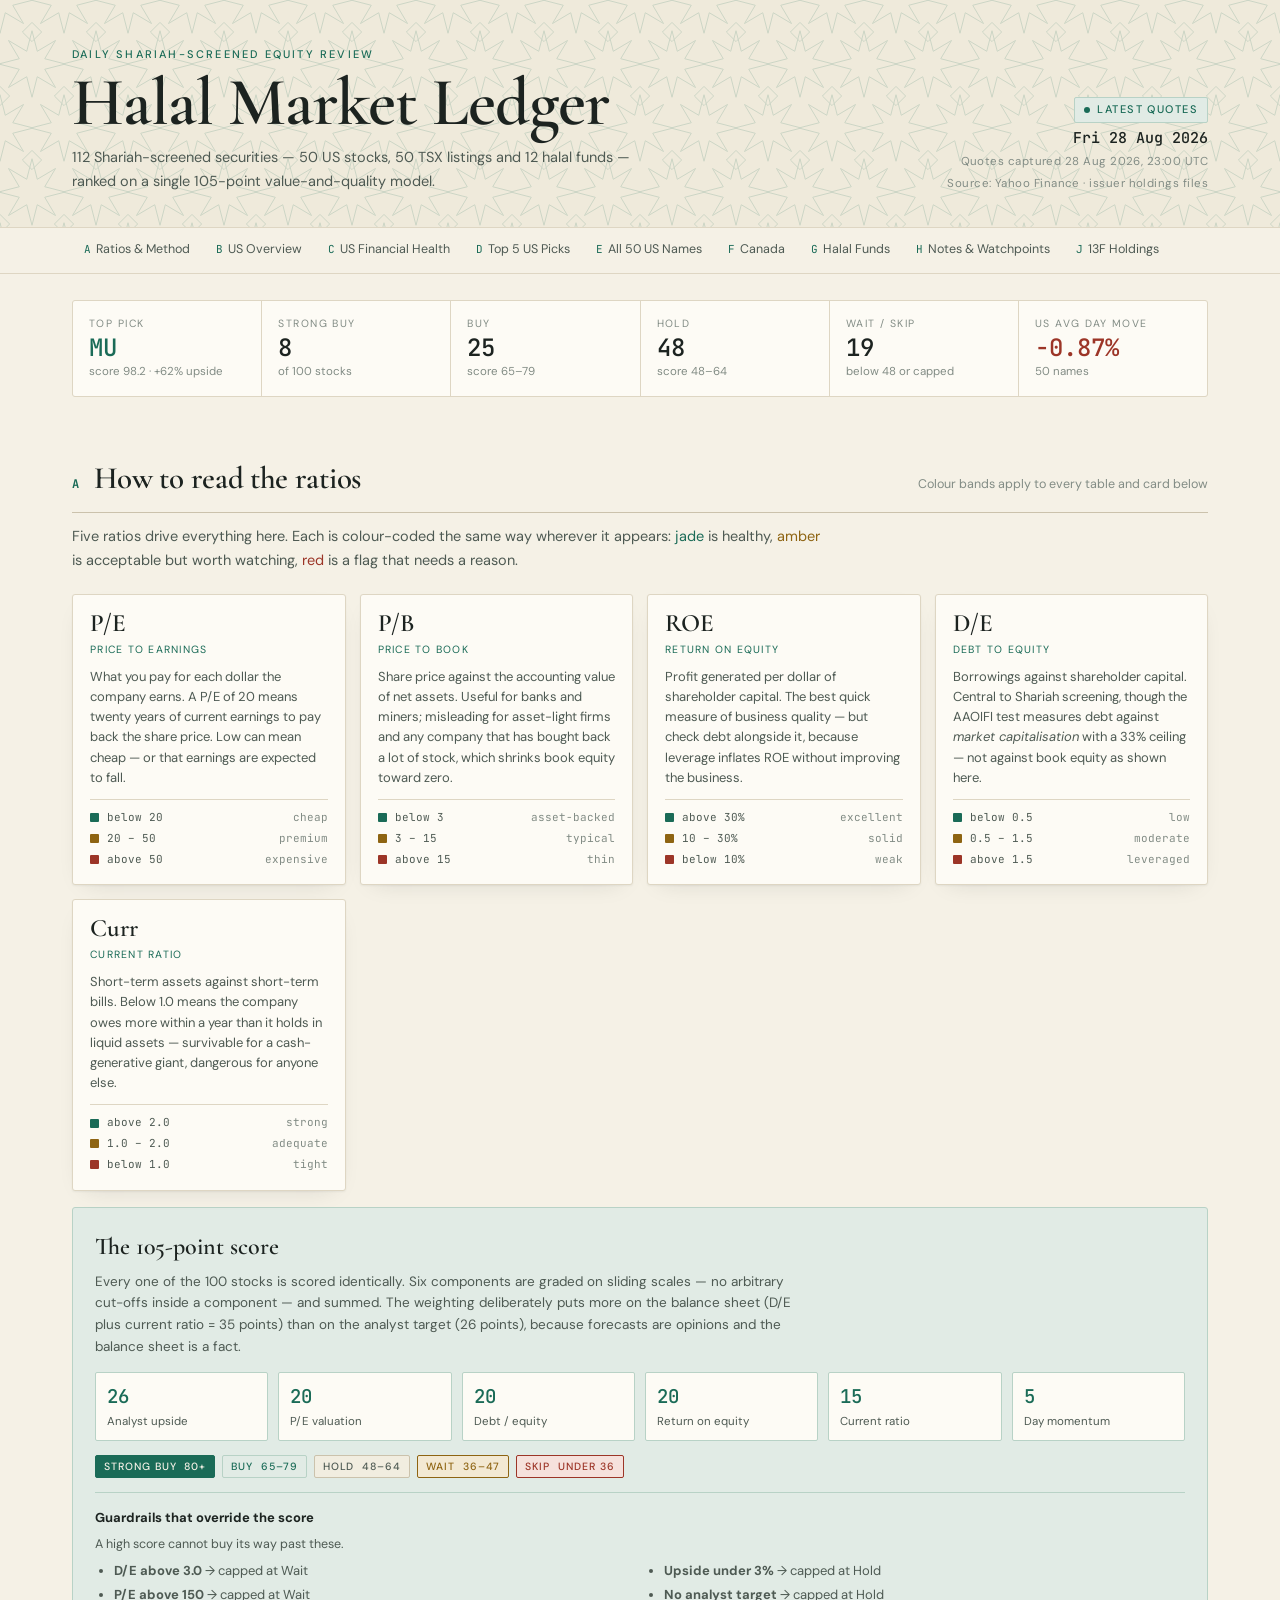
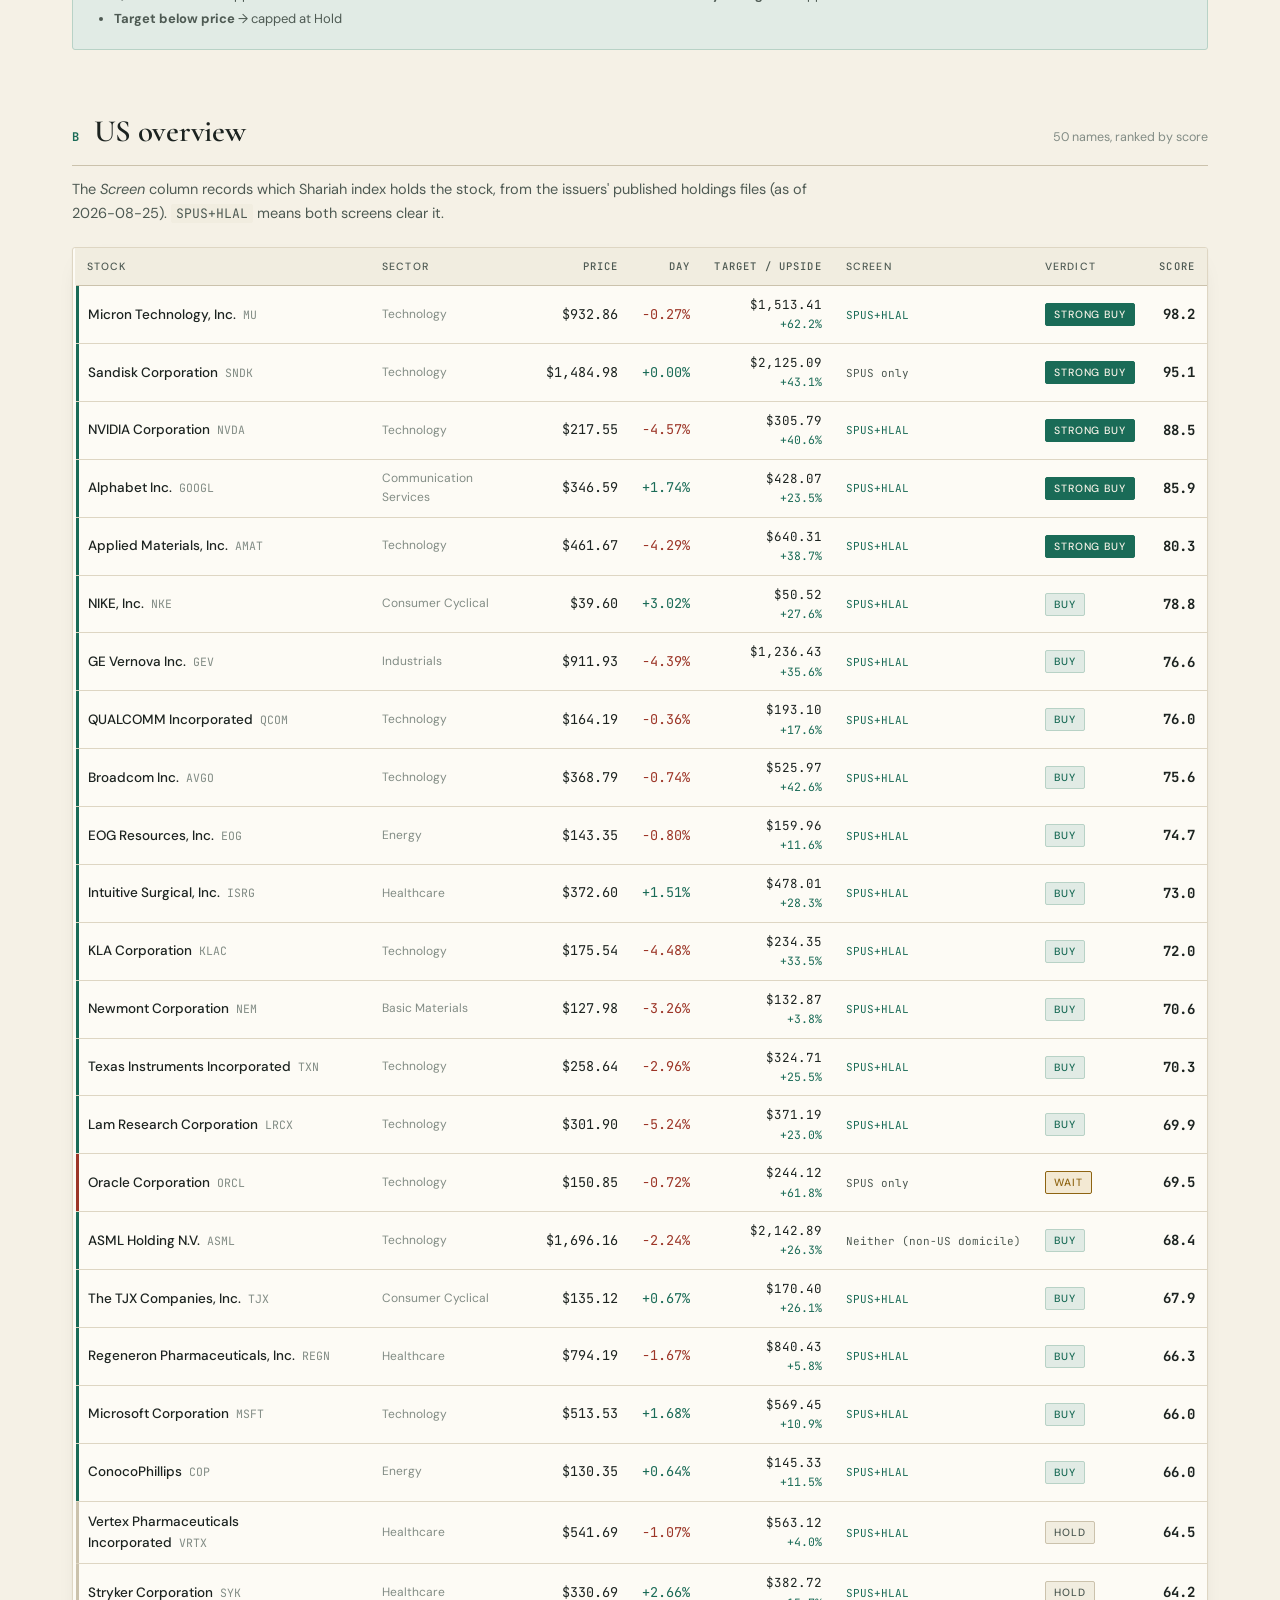
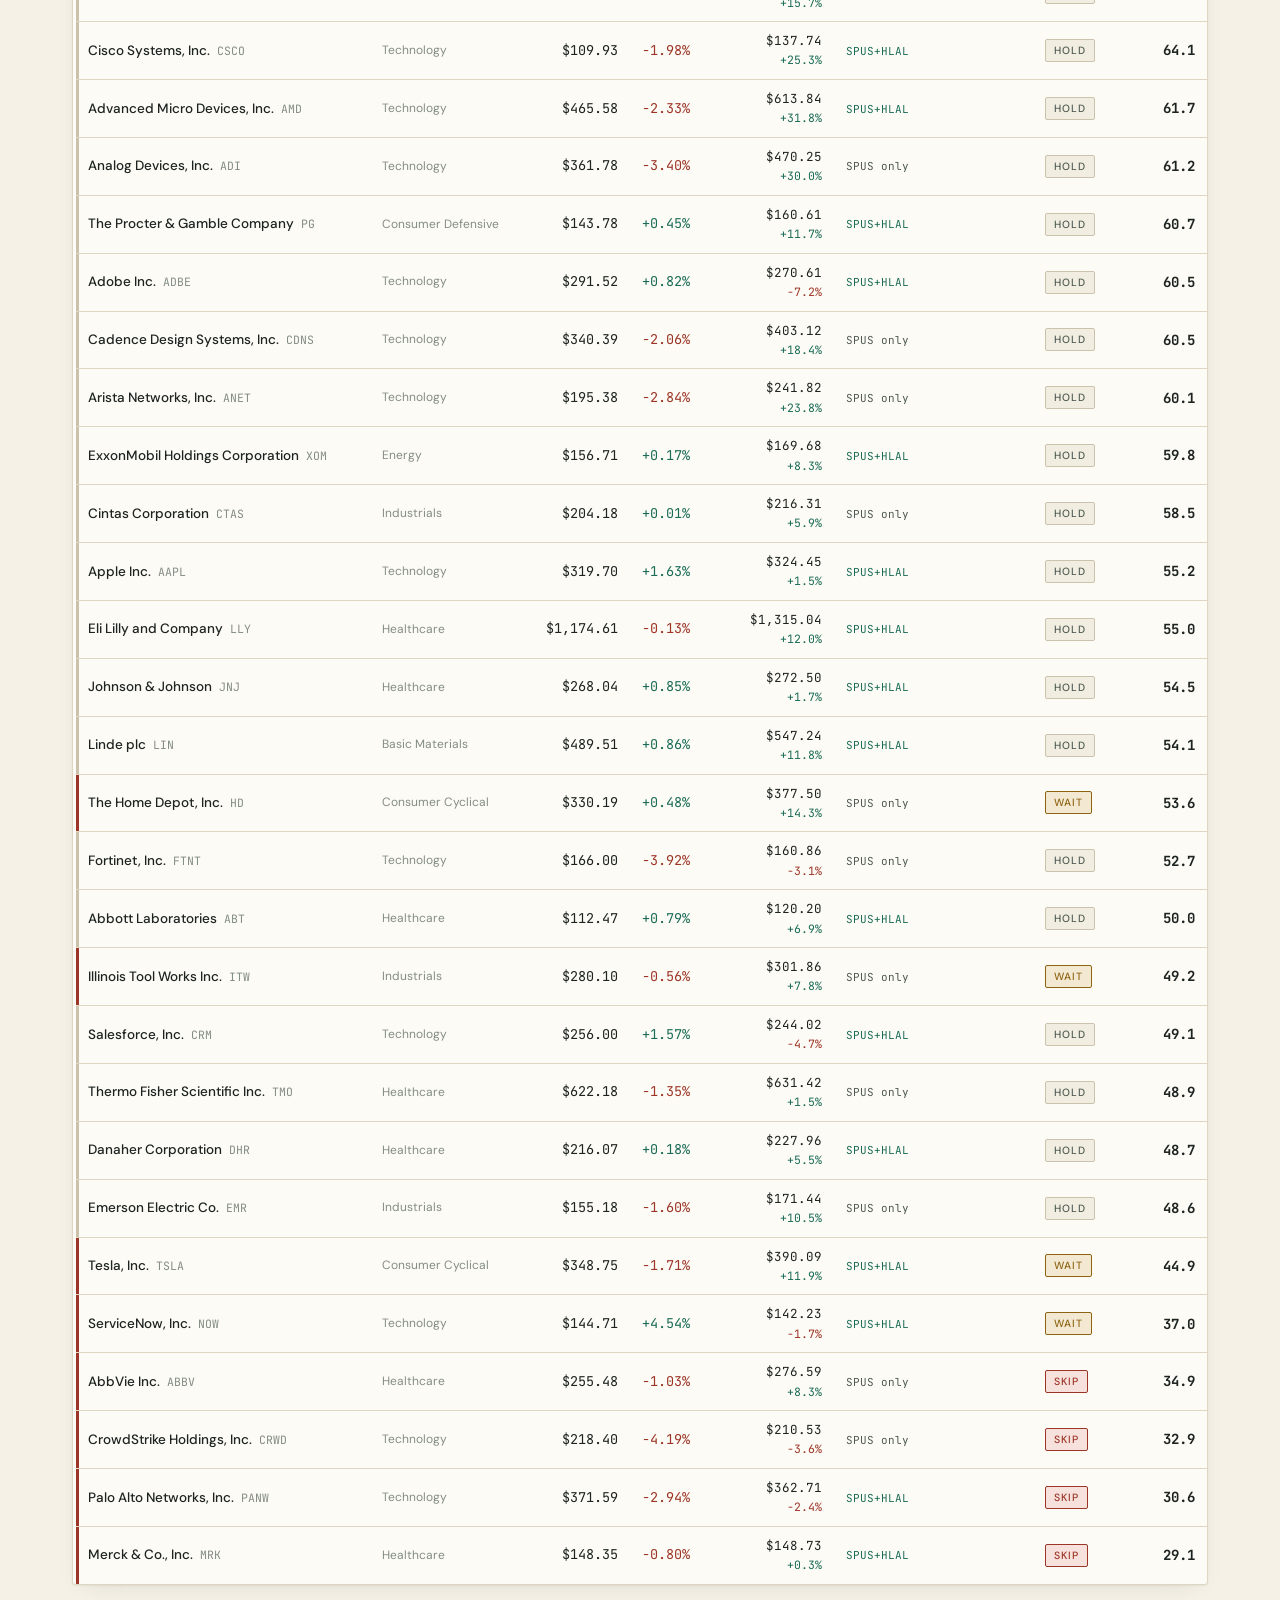
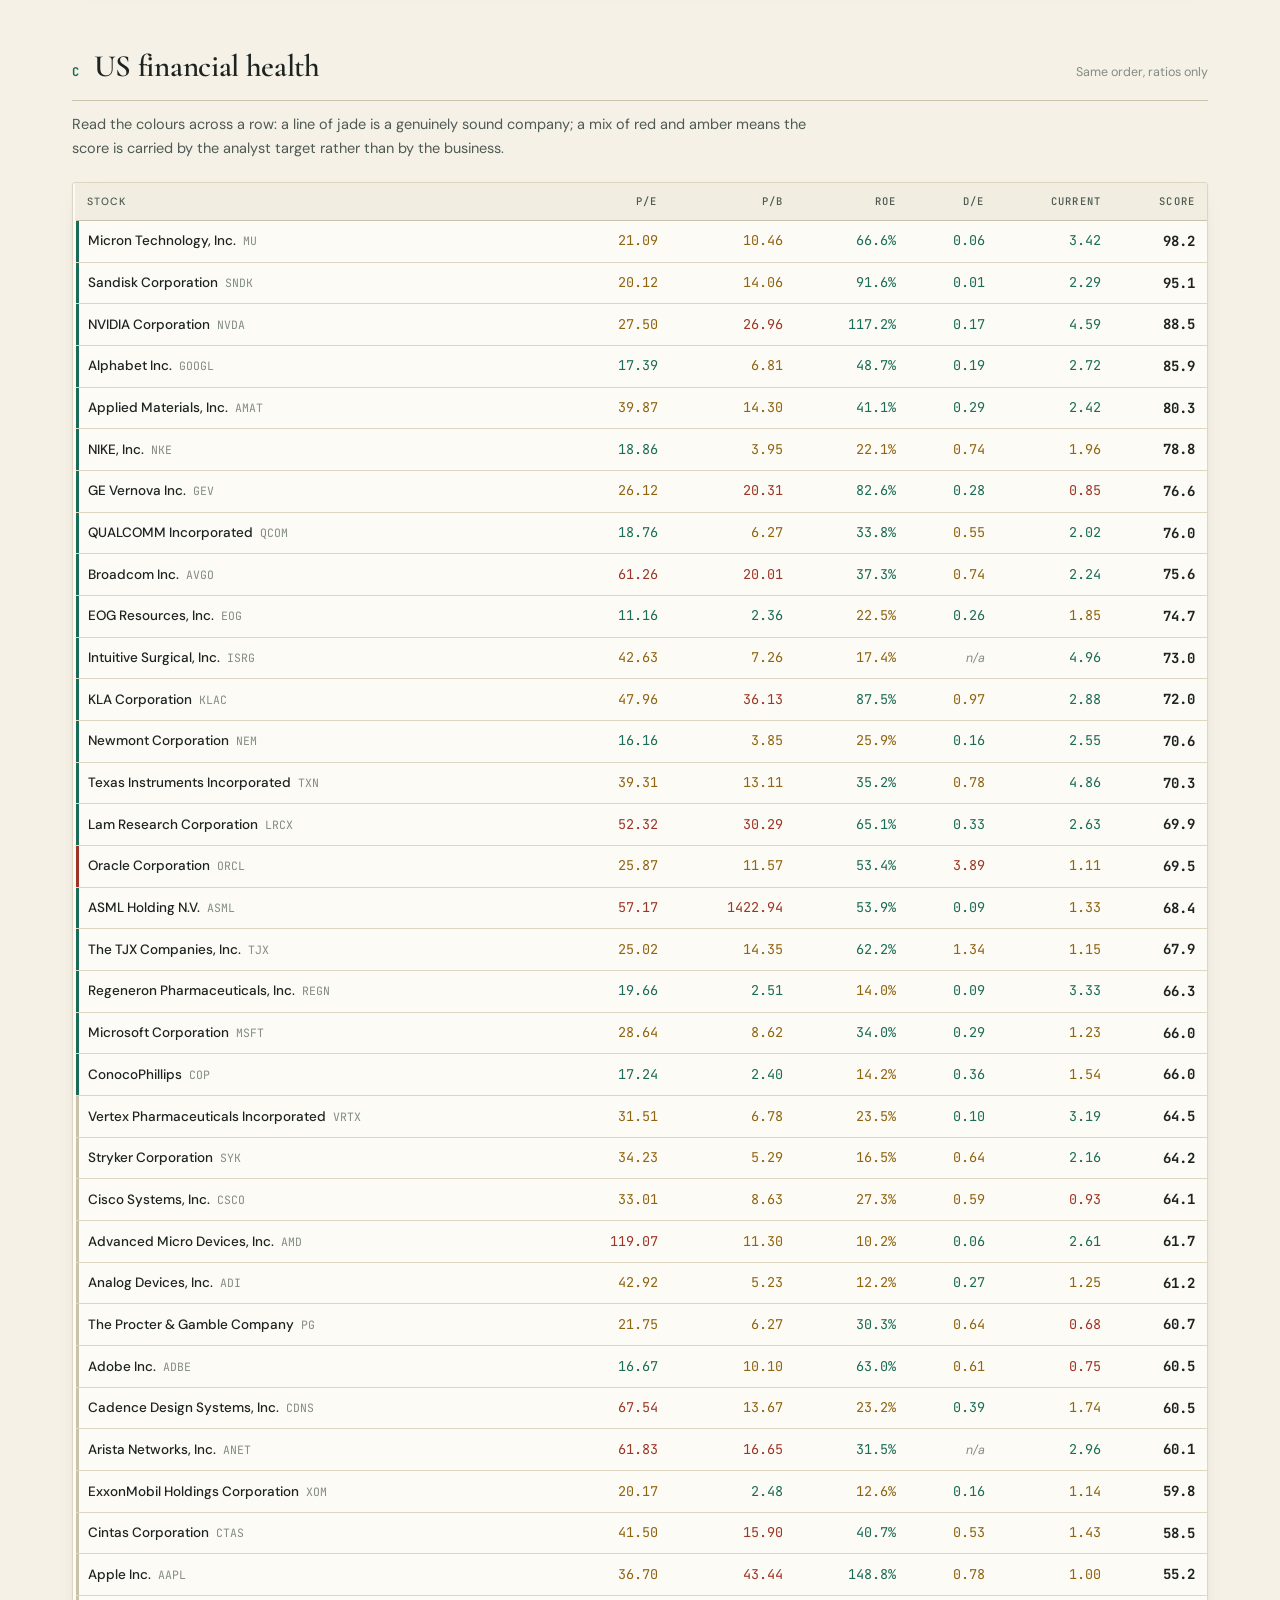
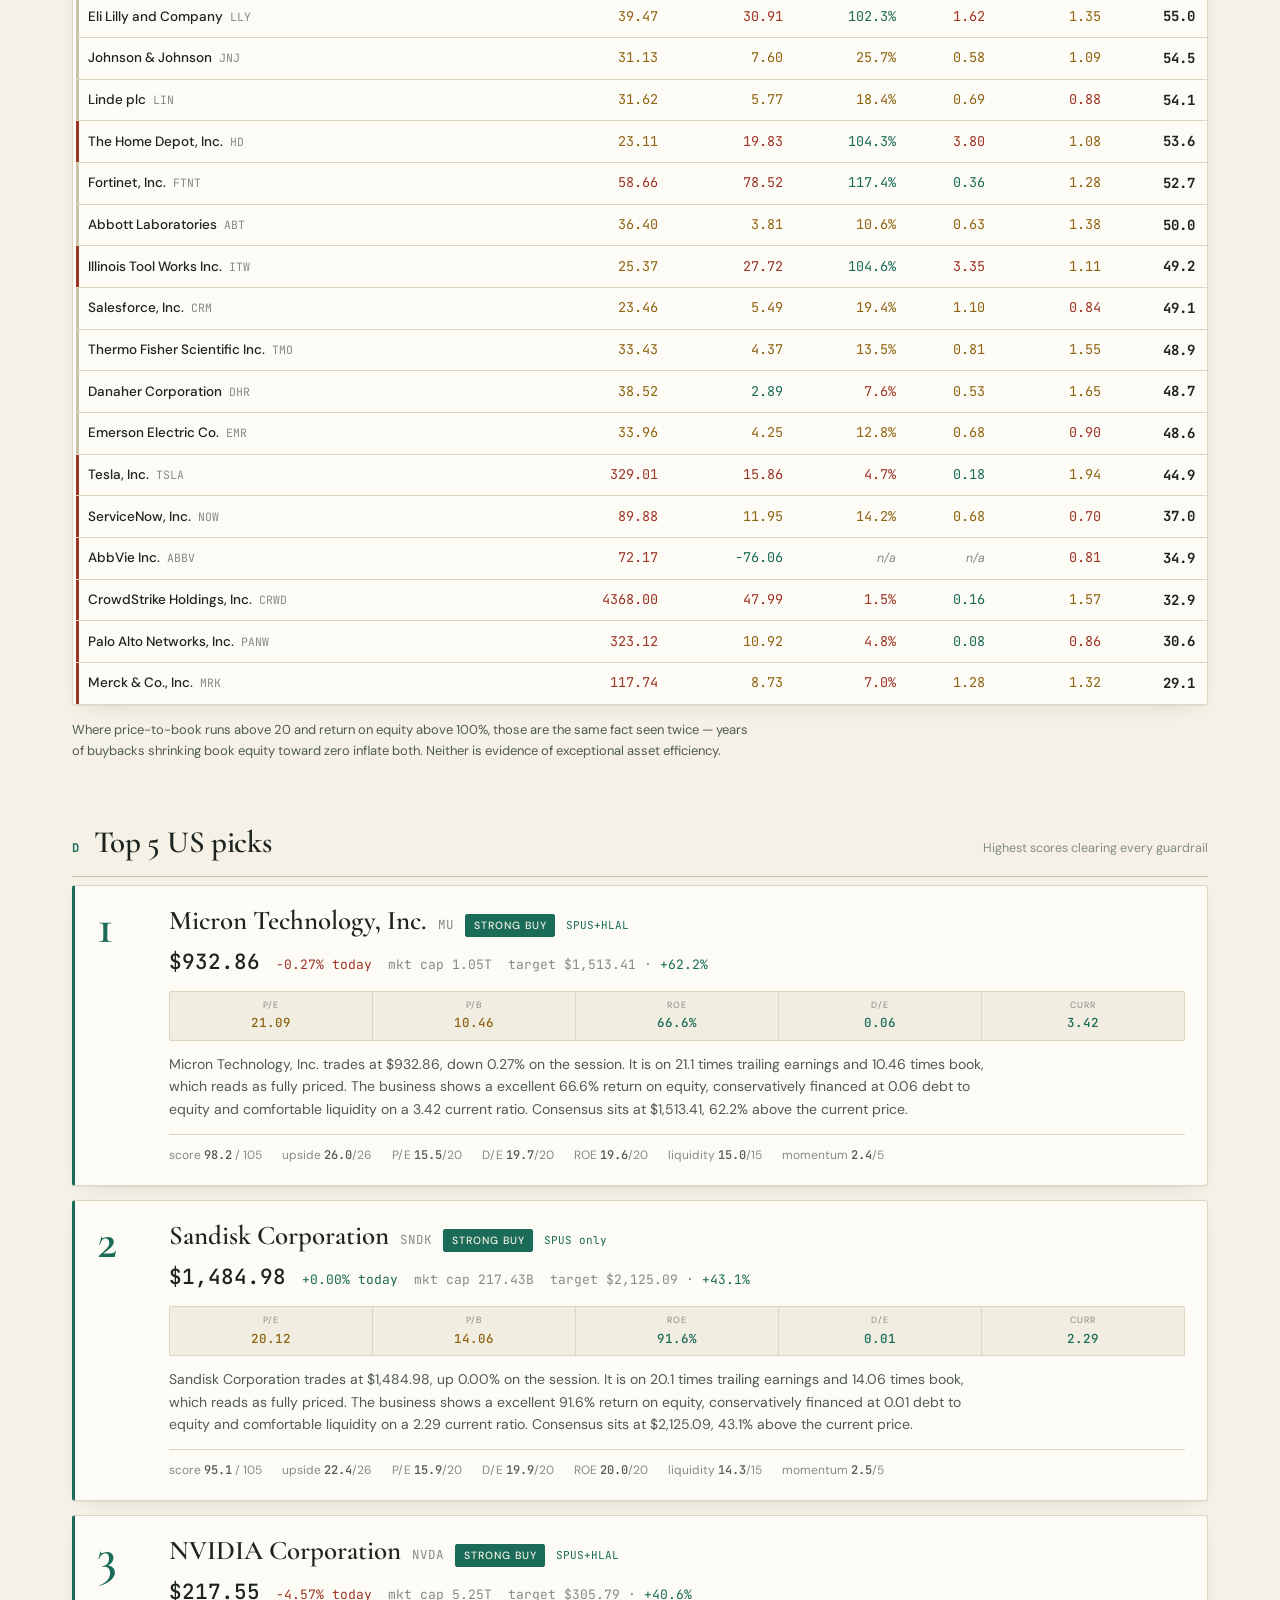
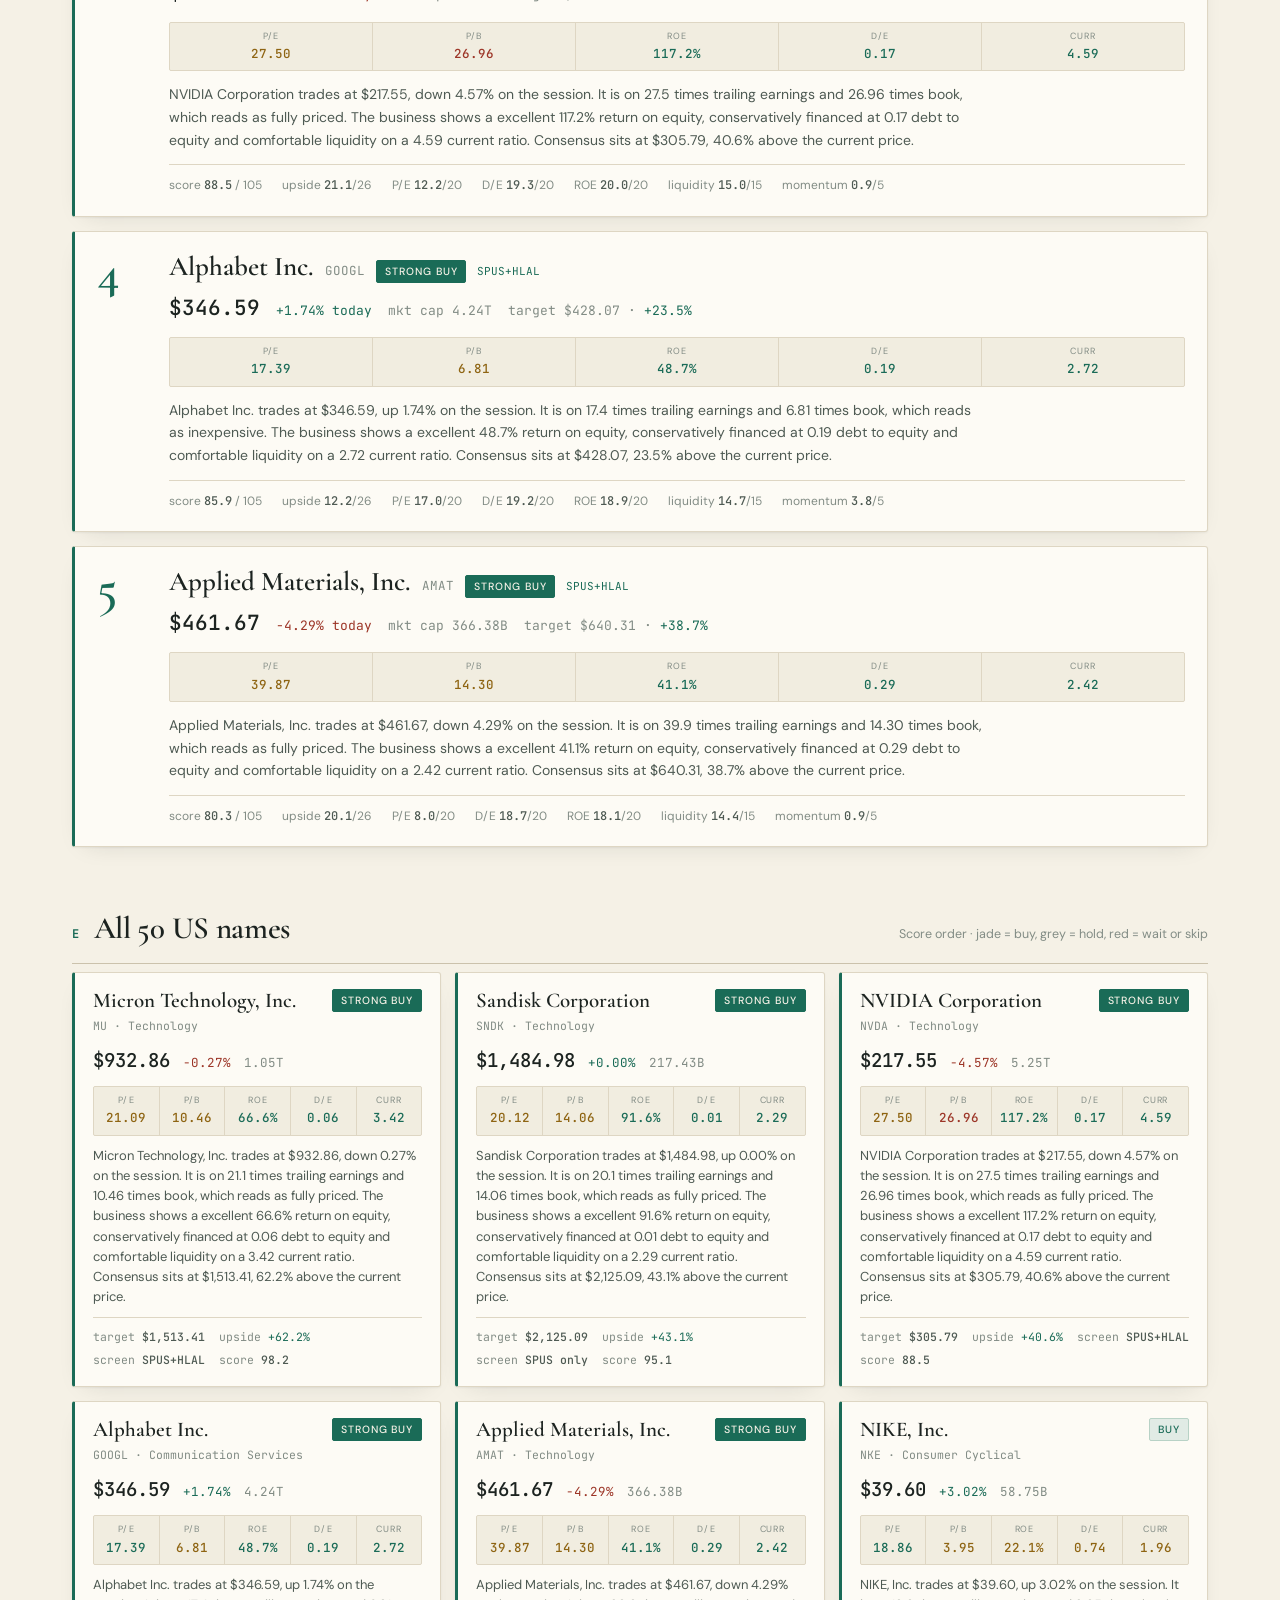
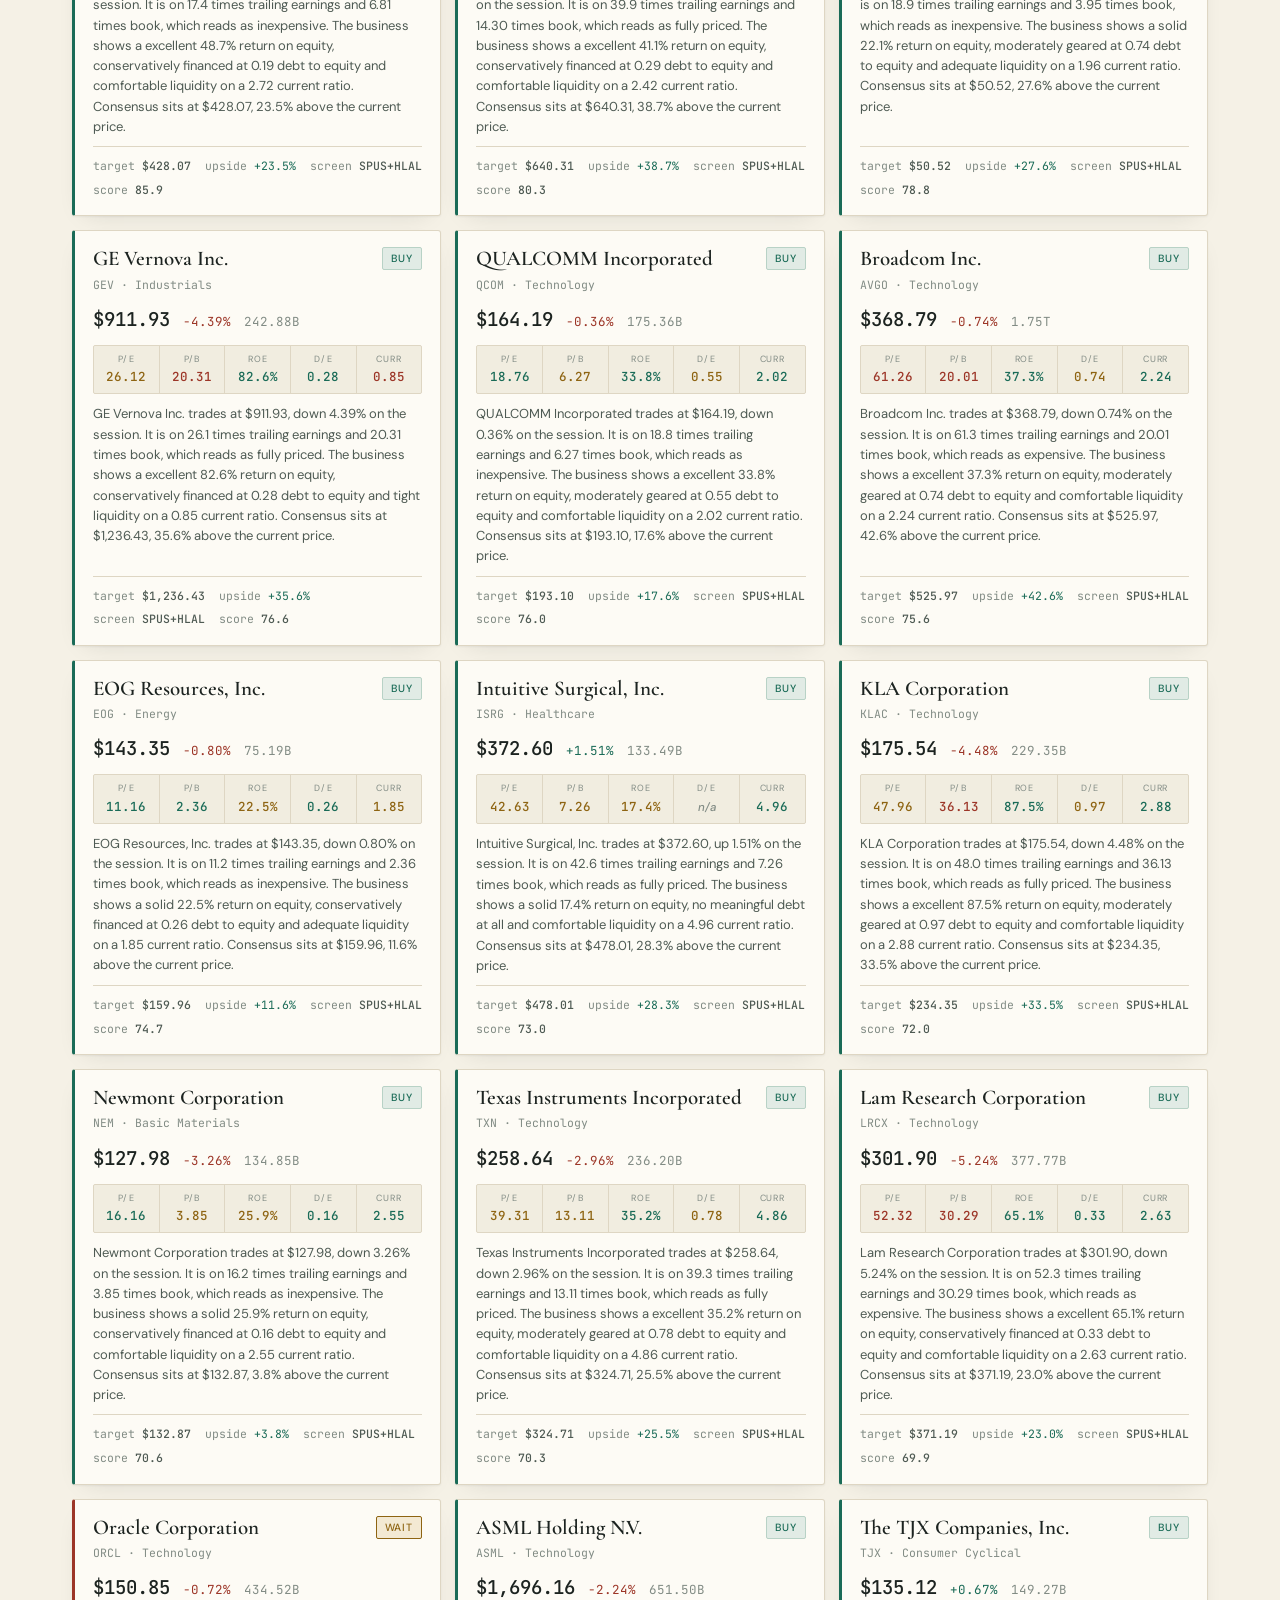
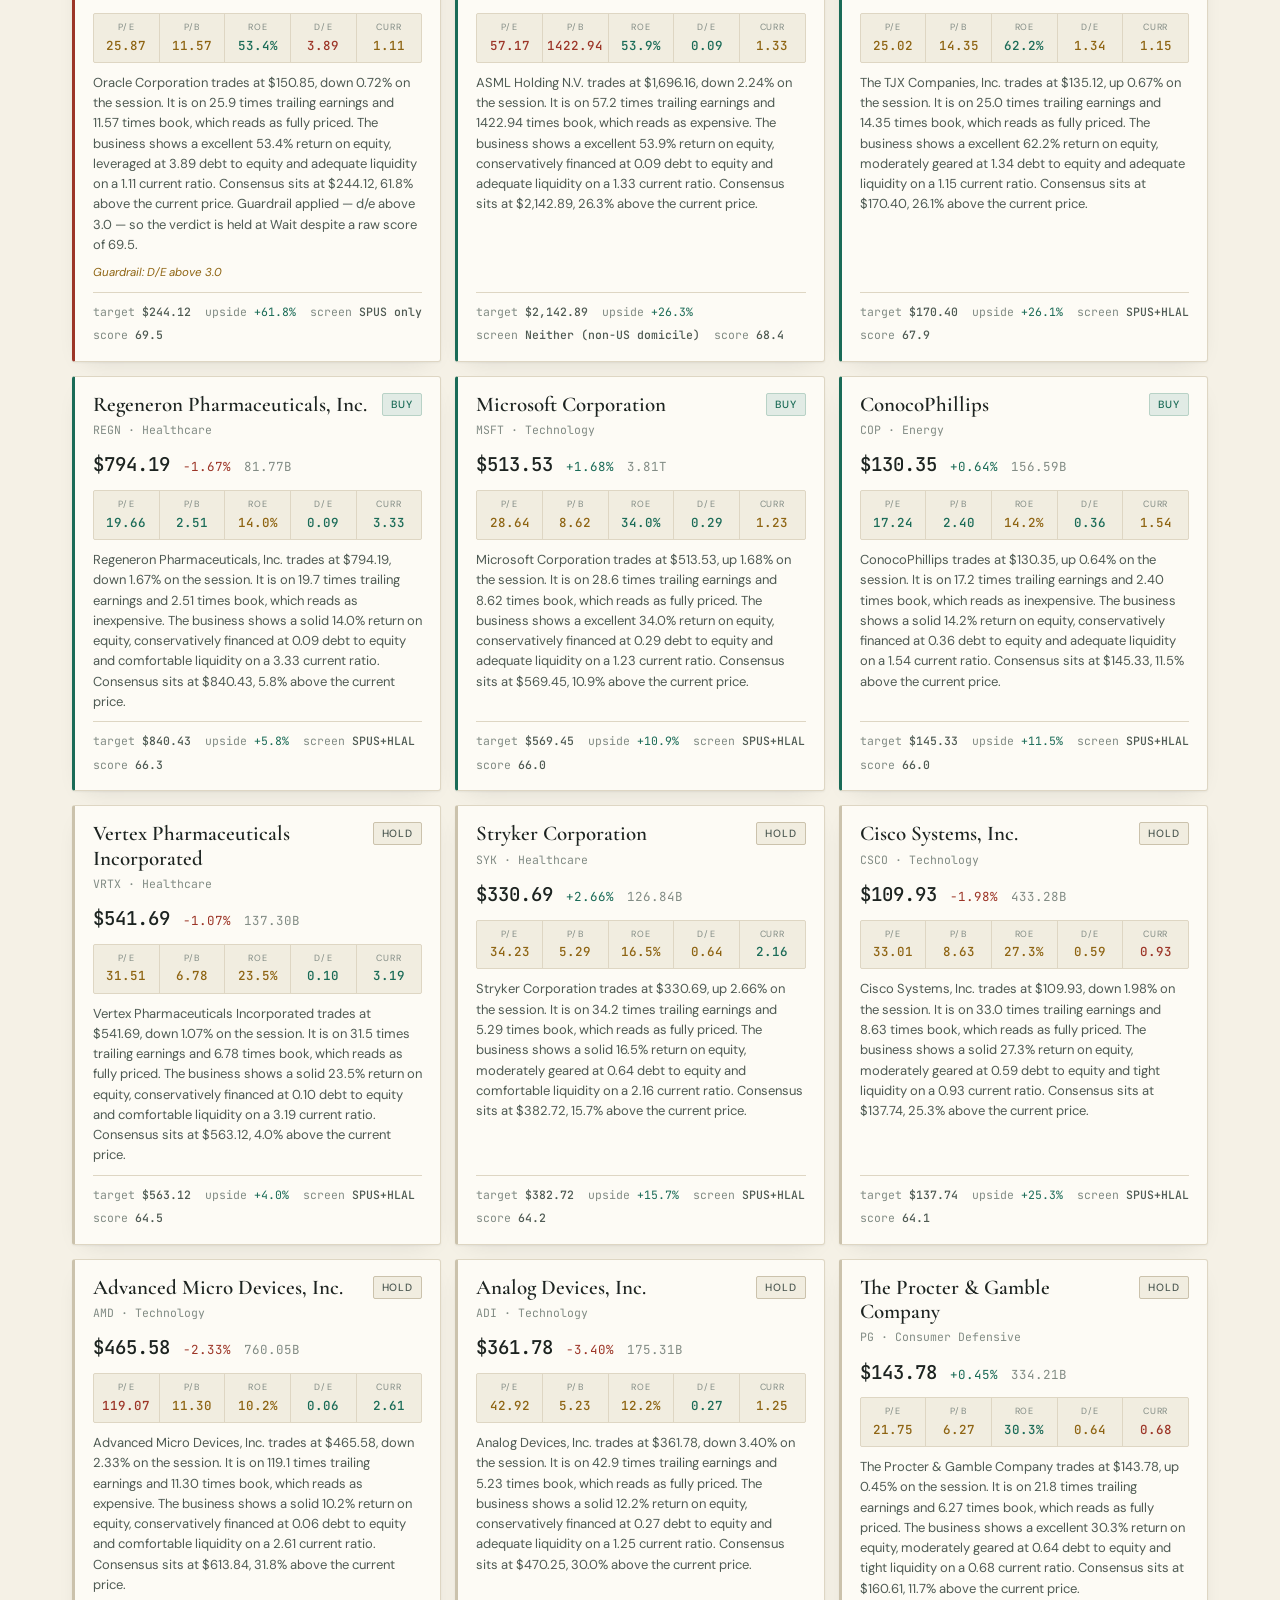
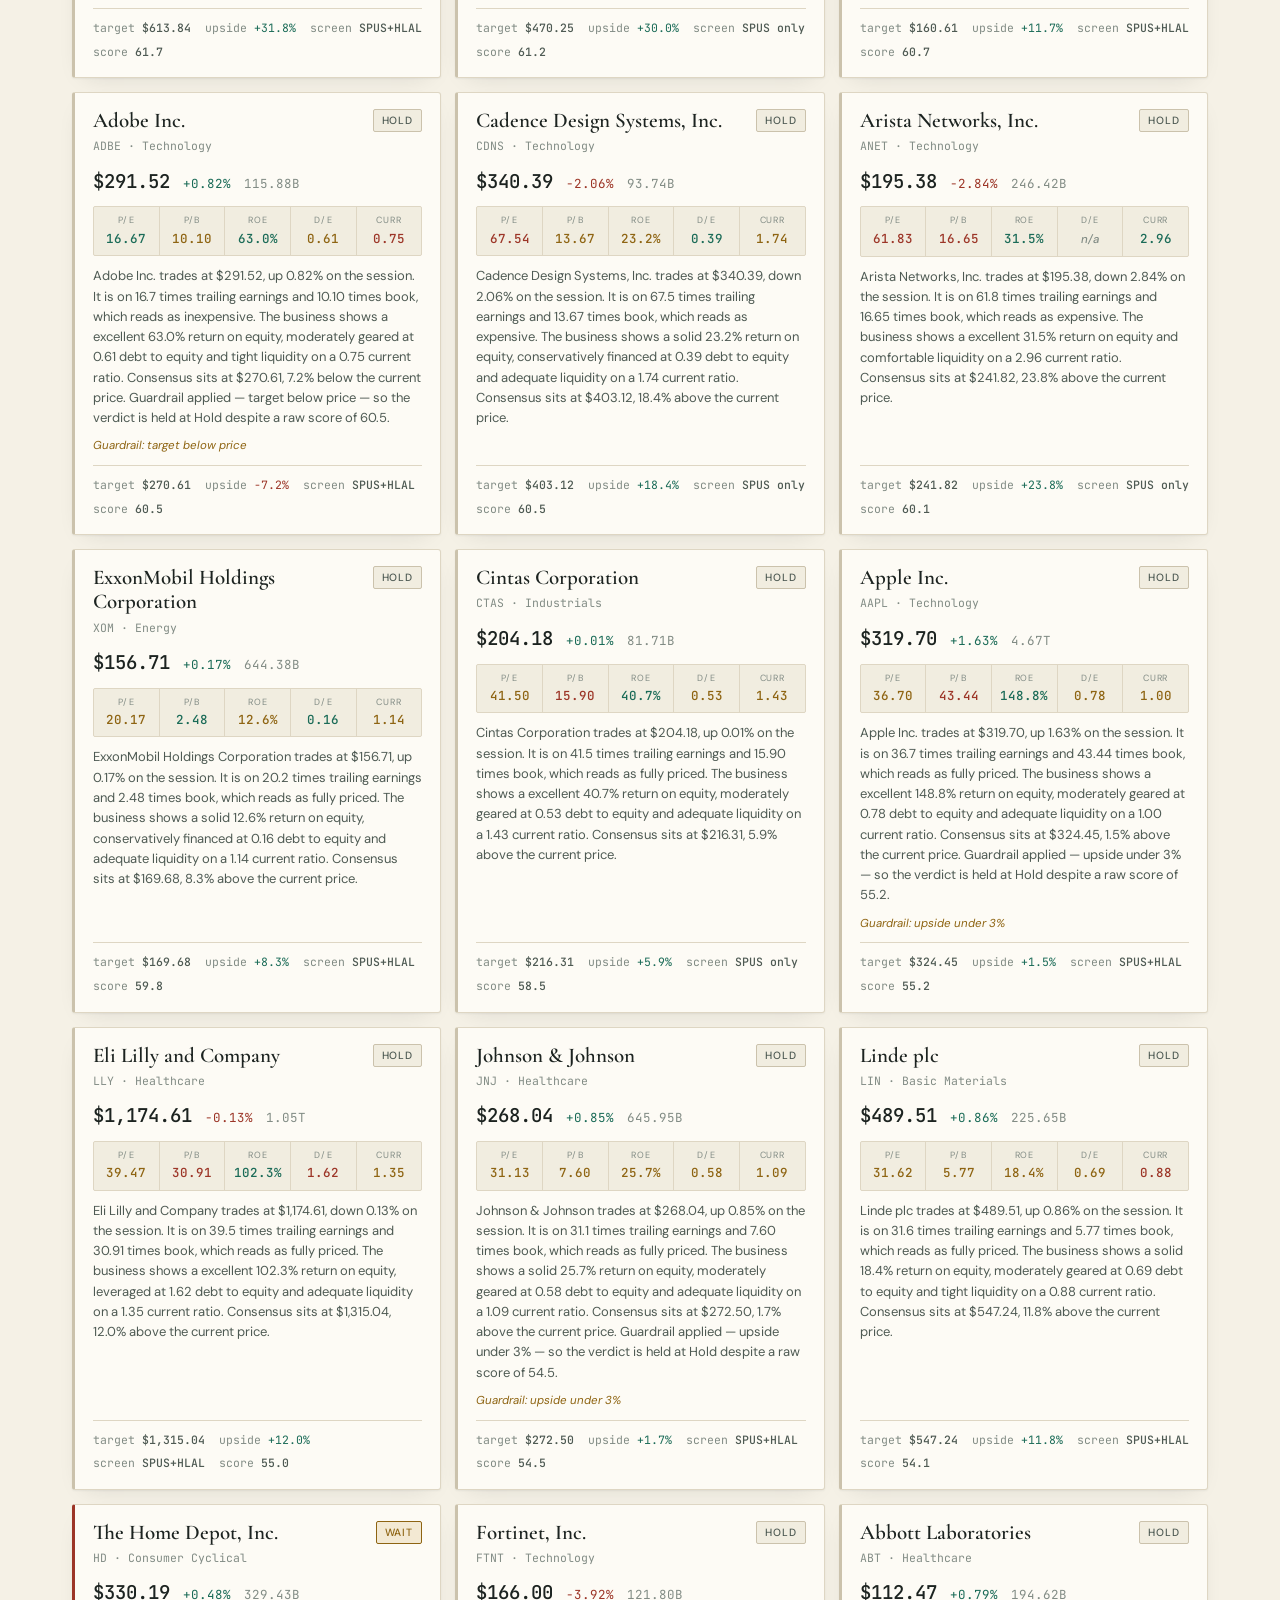
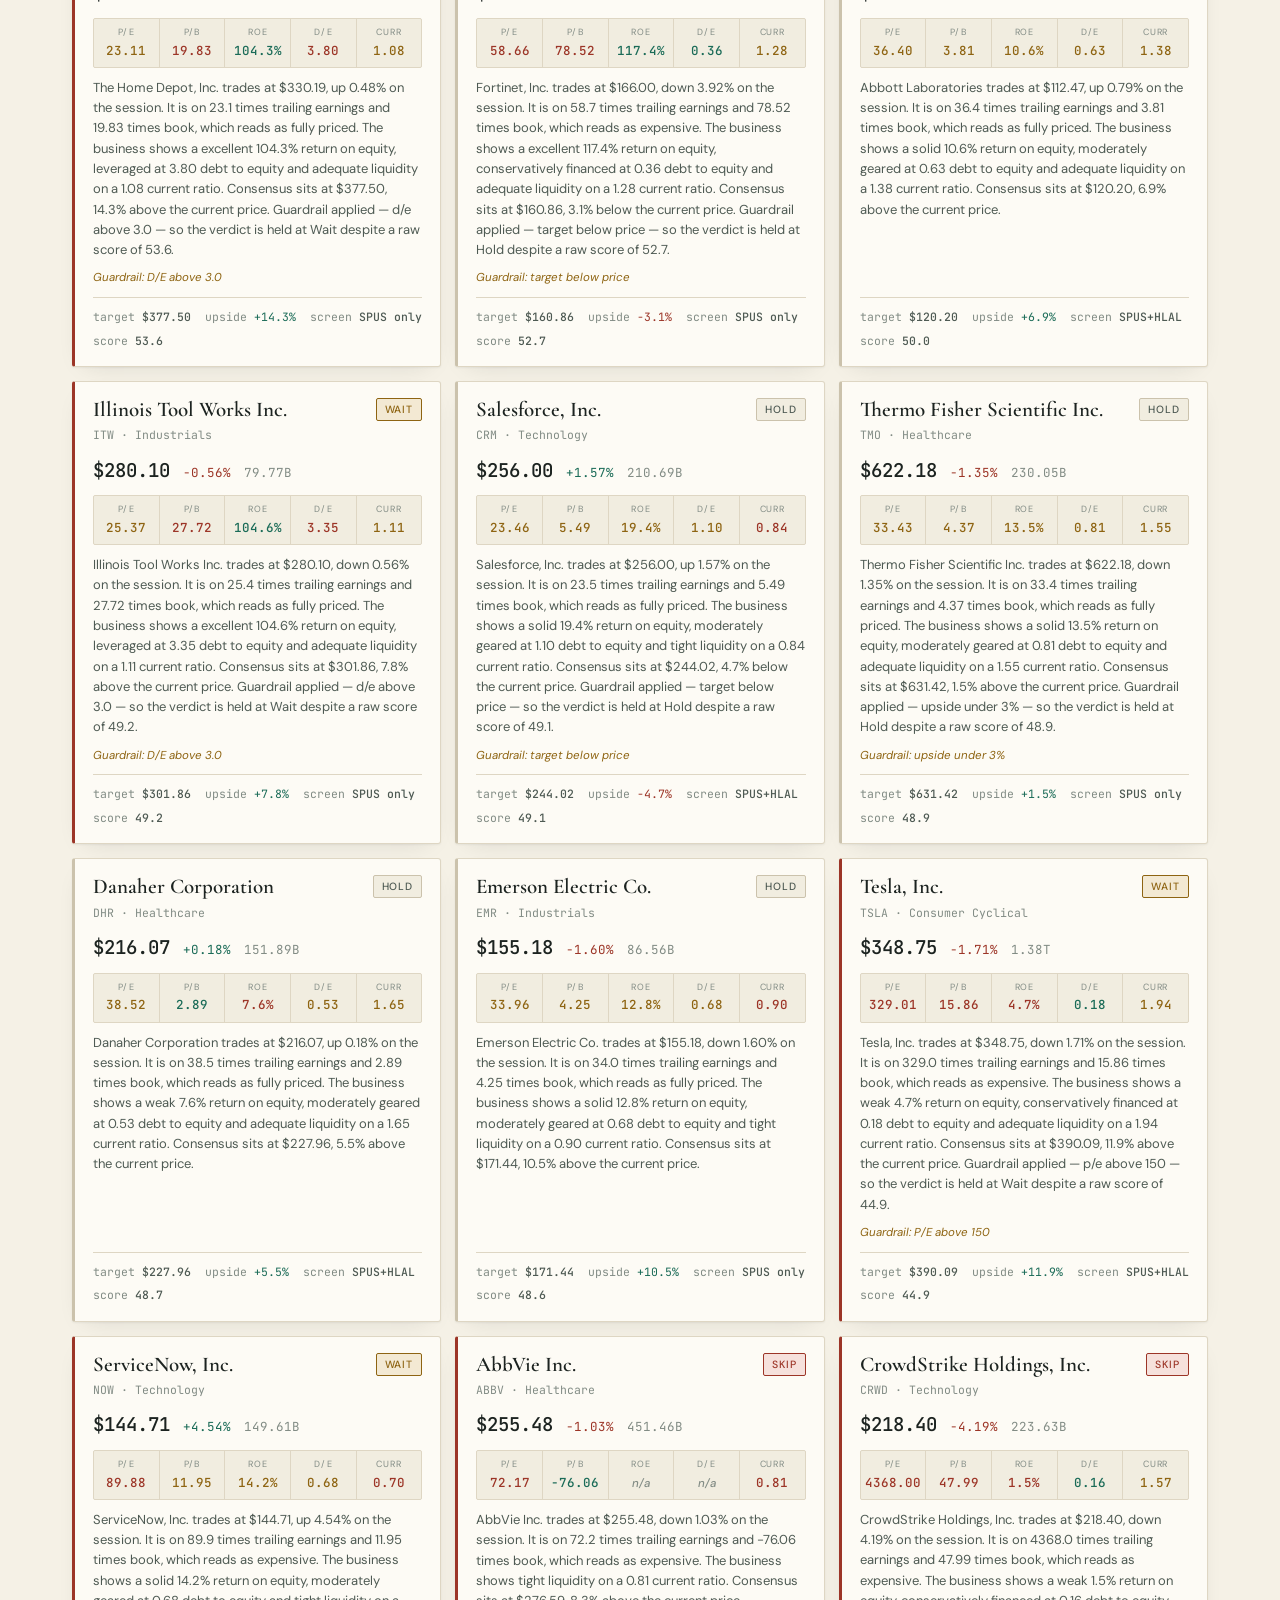
<file: reports/2026-08-28.html>
<!doctype html>
<html lang="en">
<head>
<meta charset="utf-8">
<meta name="viewport" content="width=device-width,initial-scale=1">
<title>Halal Market Ledger — Fri 28 Aug 2026</title>
<meta name="description" content="Shariah-screened review of 112 securities for Fri 28 Aug 2026.">
<link rel="icon" href="data:image/svg+xml,<svg xmlns=%22http://www.w3.org/2000/svg%22 viewBox=%220 0 100 100%22><text y=%22.9em%22 font-size=%2290%22>&#127769;</text></svg>">
<style>*{margin:0;padding:0}</style>
</head>
<body>
<script>(function(){try{var t=localStorage.getItem('hml-theme');if(t)document.documentElement.setAttribute('data-theme',t);}catch(e){}})();</script>

<link rel="preconnect" href="https://fonts.googleapis.com">
<link rel="preconnect" href="https://fonts.gstatic.com" crossorigin>
<link rel="stylesheet" href="https://fonts.googleapis.com/css2?family=Cormorant+Garamond:ital,wght@0,400;0,500;0,600;0,700;1,400&family=DM+Sans:opsz,wght@9..40,300;9..40,400;9..40,500;9..40,700&family=JetBrains+Mono:wght@400;500;700&display=swap">
<style>
:root{
  --ground:#F5F1E6; --ground-2:#EFEADB; --surface:#FDFBF5; --surface-2:#F1EDE0;
  --ink:#1C2320; --ink-2:#4E5A53; --ink-3:#828C85;
  --rule:#DED6C3; --rule-2:#CBC2AC;
  --jade:#1a6b57; --jade-2:#12503f; --jade-soft:#E1EBE5; --jade-line:#B8D2C6;
  --amber:#8E6412; --amber-soft:#F3E9D3;
  --clay:#9C3527; --clay-soft:#F6E1DC;
  --shadow:0 1px 2px rgba(28,35,32,.05), 0 8px 24px -14px rgba(28,35,32,.18);
  --star:#1a6b57;
}
@media (prefers-color-scheme: dark){
  :root:not([data-theme="light"]){
    --ground:#121614; --ground-2:#171C19; --surface:#1B211E; --surface-2:#232A26;
    --ink:#EAE5D7; --ink-2:#AEB8B1; --ink-3:#79837C;
    --rule:#2C3531; --rule-2:#3B4640;
    --jade:#59B694; --jade-2:#7FCDAE; --jade-soft:#172C24; --jade-line:#2A4A3D;
    --amber:#D8A64C; --amber-soft:#2B2416;
    --clay:#E0806B; --clay-soft:#33201B;
    --shadow:0 1px 2px rgba(0,0,0,.4), 0 8px 24px -14px rgba(0,0,0,.7);
    --star:#59B694;
  }
}
:root[data-theme="dark"]{
  --ground:#121614; --ground-2:#171C19; --surface:#1B211E; --surface-2:#232A26;
  --ink:#EAE5D7; --ink-2:#AEB8B1; --ink-3:#79837C;
  --rule:#2C3531; --rule-2:#3B4640;
  --jade:#59B694; --jade-2:#7FCDAE; --jade-soft:#172C24; --jade-line:#2A4A3D;
  --amber:#D8A64C; --amber-soft:#2B2416;
  --clay:#E0806B; --clay-soft:#33201B;
  --shadow:0 1px 2px rgba(0,0,0,.4), 0 8px 24px -14px rgba(0,0,0,.7);
  --star:#59B694;
}
*{box-sizing:border-box}
body{
  margin:0; background:var(--ground); color:var(--ink);
  font-family:"DM Sans",-apple-system,BlinkMacSystemFont,"Segoe UI",Helvetica,Arial,sans-serif;
  font-size:15px; line-height:1.62; -webkit-font-smoothing:antialiased;
}
.wrap{max-width:1180px; margin:0 auto; padding:0 22px 90px}
.num,.mono{font-family:"JetBrains Mono",ui-monospace,SFMono-Regular,Menlo,monospace; font-variant-numeric:tabular-nums}

/* ---------- header ---------- */
.hero{position:relative; overflow:hidden; background:var(--ground-2); border-bottom:1px solid var(--rule)}
#stars{position:absolute; inset:0; width:100%; height:100%; opacity:.16; pointer-events:none}
:root[data-theme="dark"] #stars{opacity:.22}
@media (prefers-color-scheme: dark){:root:not([data-theme="light"]) #stars{opacity:.22}}
.hero-in{position:relative; max-width:1180px; margin:0 auto; padding:46px 22px 34px; display:flex;
         flex-wrap:wrap; gap:26px; align-items:flex-end; justify-content:space-between}
.brand{display:flex; flex-direction:column; gap:6px; min-width:min(100%,420px)}
.eyebrow{font-size:11px; letter-spacing:.20em; text-transform:uppercase; color:var(--jade); font-weight:500}
h1{font-family:"Cormorant Garamond",Georgia,serif; font-weight:600; font-size:clamp(40px,6.4vw,68px);
   line-height:.98; margin:0; letter-spacing:-.015em; text-wrap:balance}
.sub{color:var(--ink-2); font-size:14.5px; max-width:56ch; margin:4px 0 0}
.stamp{display:flex; flex-direction:column; gap:3px; align-items:flex-end; text-align:right}
.stamp .big{font-family:"JetBrains Mono",monospace; font-size:15px; font-weight:500; color:var(--ink)}
.stamp .sm{font-size:11.5px; color:var(--ink-3); letter-spacing:.04em}
.live{display:inline-flex; align-items:center; gap:7px; background:var(--jade-soft); color:var(--jade);
      border:1px solid var(--jade-line); border-radius:2px; padding:3px 9px; font-size:11px;
      letter-spacing:.13em; text-transform:uppercase; font-weight:500}
.live::before{content:""; width:6px; height:6px; border-radius:50%; background:var(--jade)}

/* ---------- nav ---------- */
nav{position:sticky; top:0; z-index:40; background:color-mix(in srgb, var(--ground) 88%, transparent);
    backdrop-filter:blur(10px); border-bottom:1px solid var(--rule)}
.nav-in{max-width:1180px; margin:0 auto; padding:0 22px; display:flex; gap:2px; overflow-x:auto}
nav a{flex:0 0 auto; padding:11px 12px; font-size:12.5px; color:var(--ink-2); text-decoration:none;
      border-bottom:2px solid transparent; white-space:nowrap}
nav a:hover{color:var(--jade); border-bottom-color:var(--jade-line)}
nav a:focus-visible{outline:2px solid var(--jade); outline-offset:-2px}
nav .k{font-family:"JetBrains Mono",monospace; color:var(--jade); margin-right:5px; font-size:11px}

/* ---------- sections ---------- */
section{margin-top:56px; scroll-margin-top:60px}
.sec-head{display:flex; align-items:baseline; gap:14px; border-bottom:1px solid var(--rule-2); padding-bottom:9px; margin-bottom:8px}
.sec-key{font-family:"JetBrains Mono",monospace; font-size:12px; color:var(--jade); font-weight:700; letter-spacing:.06em}
.sec-head h2{font-family:"Cormorant Garamond",Georgia,serif; font-weight:600; font-size:31px; margin:0; letter-spacing:-.01em}
.sec-note{color:var(--ink-3); font-size:12.5px; margin-left:auto; text-align:right}
.lede{color:var(--ink-2); font-size:14.5px; max-width:76ch; margin:12px 0 22px}

/* ---------- summary strip ---------- */
.strip{display:grid; grid-template-columns:repeat(auto-fit,minmax(128px,1fr)); gap:1px;
       background:var(--rule); border:1px solid var(--rule); margin-top:26px; border-radius:3px; overflow:hidden}
.sc{background:var(--surface); padding:14px 16px; display:flex; flex-direction:column; gap:2px}
.sc .l{font-size:10.5px; letter-spacing:.14em; text-transform:uppercase; color:var(--ink-3)}
.sc .v{font-family:"JetBrains Mono",monospace; font-size:24px; font-weight:500; line-height:1.15}
.sc .m{font-size:11.5px; color:var(--ink-3)}
.sc.hi .v{color:var(--jade)}

/* ---------- tables ---------- */
.tw{overflow-x:auto; border:1px solid var(--rule); border-radius:3px; background:var(--surface); box-shadow:var(--shadow)}
table{border-collapse:collapse; width:100%; min-width:820px; font-size:13.5px}
thead th{position:sticky; top:0; background:var(--surface-2); text-align:left; padding:10px 12px;
         font-size:10.5px; letter-spacing:.11em; text-transform:uppercase; color:var(--ink-2);
         font-weight:500; border-bottom:1px solid var(--rule-2); white-space:nowrap}
tbody td{padding:9px 12px; border-bottom:1px solid var(--rule); vertical-align:middle}
tbody tr:last-child td{border-bottom:none}
tbody tr:hover td{background:var(--surface-2)}
td.num,th.num{text-align:right; font-family:"JetBrains Mono",monospace; font-variant-numeric:tabular-nums; white-space:nowrap}
td.nm{min-width:190px}
td.nm .co{font-weight:500}
td.nm .tk{font-family:"JetBrains Mono",monospace; font-size:11.5px; color:var(--ink-3); margin-left:7px}
tbody tr{border-left:3px solid transparent}
tbody tr.s-buy  td:first-child{box-shadow:inset 3px 0 0 var(--jade)}
tbody tr.s-hold td:first-child{box-shadow:inset 3px 0 0 var(--rule-2)}
tbody tr.s-wait td:first-child{box-shadow:inset 3px 0 0 var(--clay)}
.sect{font-size:12px; color:var(--ink-3)}
.up{color:var(--jade)} .down{color:var(--clay)} .flat{color:var(--ink-3)}
.na{color:var(--ink-3); font-style:italic; font-size:.92em; font-family:"DM Sans",sans-serif}
.tgt{display:block; font-size:12.5px}
.ups{display:block; font-size:11.5px}
.rv.g{color:var(--jade)} .rv.a{color:var(--amber)} .rv.r{color:var(--clay)}
.dval.g{color:var(--jade)} .dval.a{color:var(--amber)} .dval.r{color:var(--clay)} .dval.na{color:var(--ink-3)}
.scr{font-size:11px; font-family:"JetBrains Mono",monospace; color:var(--ink-2); white-space:nowrap}
.scr.both{color:var(--jade)}
.sco{font-weight:700; font-size:14px}

/* ---------- badges ---------- */
.badge{display:inline-block; padding:2px 8px; border-radius:2px; font-size:10.5px; font-weight:500;
       letter-spacing:.09em; text-transform:uppercase; white-space:nowrap; border:1px solid transparent}
.b-sbuy{background:var(--jade); color:var(--ground); border-color:var(--jade)}
.b-buy {background:var(--jade-soft); color:var(--jade); border-color:var(--jade-line)}
.b-hold{background:var(--surface-2); color:var(--ink-2); border-color:var(--rule-2)}
.b-wait{background:var(--amber-soft); color:var(--amber); border-color:var(--amber)}
.b-skip{background:var(--clay-soft); color:var(--clay); border-color:var(--clay)}

/* ---------- ratio explainer cards ---------- */
.rgrid{display:grid; grid-template-columns:repeat(auto-fit,minmax(232px,1fr)); gap:14px}
.rcard{background:var(--surface); border:1px solid var(--rule); border-radius:3px; padding:16px 17px;
       display:flex; flex-direction:column; gap:9px; box-shadow:var(--shadow)}
.rcard h3{font-family:"Cormorant Garamond",Georgia,serif; font-size:25px; font-weight:600; margin:0; line-height:1}
.rcard .full{font-size:10.5px; letter-spacing:.12em; text-transform:uppercase; color:var(--jade); margin-top:-4px}
.rcard p{margin:0; font-size:13px; color:var(--ink-2); line-height:1.55}
.bands{display:flex; flex-direction:column; gap:3px; margin-top:2px; border-top:1px solid var(--rule); padding-top:9px}
.bd{display:flex; align-items:center; gap:8px; font-size:11px; font-family:"JetBrains Mono",monospace; white-space:nowrap}
.sw{width:9px; height:9px; border-radius:1px; flex:0 0 auto}
.sw.g{background:var(--jade)} .sw.a{background:var(--amber)} .sw.r{background:var(--clay)}
.bd .txt{color:var(--ink-2)}

/* ---------- method box ---------- */
.method{margin-top:16px; background:var(--jade-soft); border:1px solid var(--jade-line); border-radius:3px; padding:20px 22px}
.method h3{font-family:"Cormorant Garamond",Georgia,serif; font-size:24px; margin:0 0 4px; font-weight:600}
.method p{margin:0 0 12px; font-size:13.5px; color:var(--ink-2); max-width:80ch}
.mgrid{display:grid; grid-template-columns:repeat(auto-fit,minmax(140px,1fr)); gap:10px; margin:14px 0}
.mi{background:var(--surface); border:1px solid var(--jade-line); border-radius:2px; padding:9px 11px}
.mi .p{font-family:"JetBrains Mono",monospace; font-size:19px; color:var(--jade); font-weight:500}
.mi .n2{font-size:11.5px; color:var(--ink-2)}
.bandrow{display:flex; flex-wrap:wrap; gap:7px; margin-top:6px}
.guard{margin-top:14px; border-top:1px solid var(--jade-line); padding-top:12px}
.guard ul{margin:6px 0 0; padding-left:19px; font-size:13px; color:var(--ink-2); columns:2; column-gap:28px}
.guard li{margin-bottom:3px; break-inside:avoid}
@media(max-width:640px){.guard ul{columns:1}}

/* ---------- top picks ---------- */
.picks{display:grid; gap:14px}
.pick{background:var(--surface); border:1px solid var(--rule); border-left:3px solid var(--jade);
      border-radius:3px; padding:20px 22px; display:grid; grid-template-columns:52px 1fr; gap:20px; box-shadow:var(--shadow)}
.rank{font-family:"Cormorant Garamond",Georgia,serif; font-size:50px; line-height:.8; color:var(--jade); font-weight:600}
.pick-h{display:flex; flex-wrap:wrap; align-items:baseline; gap:11px; margin-bottom:3px}
.pick-h .nm2{font-family:"Cormorant Garamond",Georgia,serif; font-size:27px; font-weight:600; line-height:1.1}
.pick-h .tk2{font-family:"JetBrains Mono",monospace; font-size:12.5px; color:var(--ink-3)}
.pline{display:flex; flex-wrap:wrap; gap:16px; align-items:baseline; margin:8px 0 12px;
       font-family:"JetBrains Mono",monospace; font-size:13px}
.pline .px{font-size:21px; font-weight:500}
.pick p.an{margin:12px 0 0; font-size:14px; color:var(--ink-2); max-width:82ch}
.pfoot{display:flex; flex-wrap:wrap; gap:8px 20px; margin-top:13px; padding-top:11px;
       border-top:1px solid var(--rule); font-size:12px; color:var(--ink-3)}
.pfoot b{font-family:"JetBrains Mono",monospace; color:var(--ink-2); font-weight:500}

/* ---------- stock cards ---------- */
.cards{display:grid; grid-template-columns:repeat(auto-fill,minmax(348px,1fr)); gap:14px}
.card{background:var(--surface); border:1px solid var(--rule); border-radius:3px; padding:16px 18px;
      display:flex; flex-direction:column; gap:9px; box-shadow:var(--shadow); border-left:3px solid var(--rule-2)}
.card.s-buy{border-left-color:var(--jade)}
.card.s-hold{border-left-color:var(--rule-2)}
.card.s-wait{border-left-color:var(--clay)}
.chead{display:flex; align-items:flex-start; justify-content:space-between; gap:10px}
.chead .cn{font-family:"Cormorant Garamond",Georgia,serif; font-size:21px; font-weight:600; line-height:1.15}
.chead .ct{font-family:"JetBrains Mono",monospace; font-size:11.5px; color:var(--ink-3)}
.cprice{display:flex; flex-wrap:wrap; gap:13px; align-items:baseline; font-family:"JetBrains Mono",monospace; font-size:12.5px}
.cprice .p1{font-size:19px; font-weight:500}
.cprice .mc{color:var(--ink-3)}
.dash{display:grid; grid-template-columns:repeat(5,1fr); gap:1px; background:var(--rule);
      border:1px solid var(--rule); border-radius:2px; overflow:hidden}
.dcell{background:var(--surface-2); padding:6px 4px; display:flex; flex-direction:column; align-items:center; gap:1px}
.dlab{font-size:9px; letter-spacing:.09em; text-transform:uppercase; color:var(--ink-3)}
.dval{font-family:"JetBrains Mono",monospace; font-size:12.5px; font-weight:500}
.card p.an{margin:1px 0 0; font-size:13px; color:var(--ink-2); line-height:1.56}
.cfoot{margin-top:auto; padding-top:10px; border-top:1px solid var(--rule); display:flex; flex-wrap:wrap;
       gap:5px 14px; font-size:11.5px; color:var(--ink-3); font-family:"JetBrains Mono",monospace}
.cfoot span b{color:var(--ink-2); font-weight:500}
.gflag{color:var(--amber); font-size:11.5px; font-family:"DM Sans",sans-serif; font-style:italic}

/* ---------- funds ---------- */
.fcards{display:grid; grid-template-columns:repeat(auto-fill,minmax(340px,1fr)); gap:14px}
.hold{display:flex; flex-direction:column; gap:3px; margin-top:2px}
.hrow{display:flex; justify-content:space-between; gap:10px; font-size:11.5px; font-family:"JetBrains Mono",monospace;
      color:var(--ink-2); border-bottom:1px dotted var(--rule); padding-bottom:2px}
.hlab{font-size:10px; letter-spacing:.12em; text-transform:uppercase; color:var(--ink-3); margin-top:4px}

/* ---------- notes ---------- */
.ngrid{display:grid; grid-template-columns:repeat(auto-fit,minmax(290px,1fr)); gap:14px}
.ncard{background:var(--surface); border:1px solid var(--rule); border-radius:3px; padding:17px 19px; box-shadow:var(--shadow)}
.ncard h3{font-family:"Cormorant Garamond",Georgia,serif; font-size:22px; margin:0 0 8px; font-weight:600}
.ncard ul{margin:0; padding-left:18px; font-size:13.5px; color:var(--ink-2)}
.ncard li{margin-bottom:7px}
.ncard p{margin:0 0 9px; font-size:13.5px; color:var(--ink-2)}
.dq{background:var(--amber-soft); border-color:var(--amber)}
.dq h3{color:var(--amber)}
.disc{margin-top:26px; background:var(--surface-2); border:1px solid var(--rule); border-left:3px solid var(--ink-3);
      border-radius:3px; padding:17px 20px; font-size:12.5px; color:var(--ink-2); line-height:1.6}
.disc b{color:var(--ink)}
footer{margin-top:44px; padding-top:20px; border-top:1px solid var(--rule); font-size:12px; color:var(--ink-3);
       display:flex; flex-wrap:wrap; gap:10px; justify-content:space-between}
code{font-family:"JetBrains Mono",monospace; font-size:.9em; background:var(--surface-2); padding:1px 5px; border-radius:2px}
@media (prefers-reduced-motion: reduce){*{animation:none!important; transition:none!important}}
@media(max-width:560px){
  .pick{grid-template-columns:1fr; gap:8px} .rank{font-size:34px}
  .hero-in{padding:34px 22px 26px} .stamp{align-items:flex-start; text-align:left}
}
</style>

<div class="hero"><canvas id="stars"></canvas><div class="hero-in"><div class="brand"><span class="eyebrow">Daily Shariah-Screened Equity Review</span><h1>Halal Market Ledger</h1><p class="sub">112 Shariah-screened securities &mdash; 50 US stocks, 50 TSX listings and 12 halal funds &mdash; ranked on a single 105-point value-and-quality model.</p></div><div class="stamp"><span class="live">Latest quotes</span><span class="big">Fri 28 Aug 2026</span><span class="sm">Quotes captured 28 Aug 2026, 23:00 UTC</span><span class="sm">Source: Yahoo Finance &middot; issuer holdings files</span></div></div></div>
<nav><div class="nav-in"><a href="#a"><span class="k">A</span>Ratios &amp; Method</a><a href="#b"><span class="k">B</span>US Overview</a><a href="#c"><span class="k">C</span>US Financial Health</a><a href="#d"><span class="k">D</span>Top 5 US Picks</a><a href="#e"><span class="k">E</span>All 50 US Names</a><a href="#f"><span class="k">F</span>Canada</a><a href="#g"><span class="k">G</span>Halal Funds</a><a href="#h"><span class="k">H</span>Notes &amp; Watchpoints</a><a href="#j"><span class="k">J</span>13F Holdings</a></div></nav>
<div class="wrap">
<div class="strip">
<div class="sc hi"><span class="l">Top pick</span><span class="v">MU</span><span class="m">score 98.2 &middot; +62% upside</span></div>
<div class="sc"><span class="l">Strong Buy</span><span class="v">8</span><span class="m">of 100 stocks</span></div>
<div class="sc"><span class="l">Buy</span><span class="v">25</span><span class="m">score 65&ndash;79</span></div>
<div class="sc"><span class="l">Hold</span><span class="v">48</span><span class="m">score 48&ndash;64</span></div>
<div class="sc"><span class="l">Wait / Skip</span><span class="v">19</span><span class="m">below 48 or capped</span></div>
<div class="sc"><span class="l">US avg day move</span><span class="v down">-0.87%</span><span class="m">50 names</span></div>
</div>
<section id="a"><div class="sec-head"><span class="sec-key">A</span><h2>How to read the ratios</h2><span class="sec-note">Colour bands apply to every table and card below</span></div>
<p class="lede">Five ratios drive everything here. Each is colour-coded the same way wherever it appears: <span class="rv g">jade</span> is healthy, <span class="rv a">amber</span> is acceptable but worth watching, <span class="rv r">red</span> is a flag that needs a reason.</p>
<div class="rgrid">
<div class="rcard"><h3>P/E</h3><span class="full">Price to Earnings</span><p>What you pay for each dollar the company earns. A P/E of 20 means twenty years of current earnings to pay back the share price. Low can mean cheap &mdash; or that earnings are expected to fall.</p><div class="bands">
<div class="bd"><span class="sw g"></span><span class="txt">below 20</span><span class="txt" style="color:var(--ink-3);margin-left:auto">cheap</span></div>
<div class="bd"><span class="sw a"></span><span class="txt">20 &ndash; 50</span><span class="txt" style="color:var(--ink-3);margin-left:auto">premium</span></div>
<div class="bd"><span class="sw r"></span><span class="txt">above 50</span><span class="txt" style="color:var(--ink-3);margin-left:auto">expensive</span></div>
</div></div>
<div class="rcard"><h3>P/B</h3><span class="full">Price to Book</span><p>Share price against the accounting value of net assets. Useful for banks and miners; misleading for asset-light firms and any company that has bought back a lot of stock, which shrinks book equity toward zero.</p><div class="bands">
<div class="bd"><span class="sw g"></span><span class="txt">below 3</span><span class="txt" style="color:var(--ink-3);margin-left:auto">asset-backed</span></div>
<div class="bd"><span class="sw a"></span><span class="txt">3 &ndash; 15</span><span class="txt" style="color:var(--ink-3);margin-left:auto">typical</span></div>
<div class="bd"><span class="sw r"></span><span class="txt">above 15</span><span class="txt" style="color:var(--ink-3);margin-left:auto">thin</span></div>
</div></div>
<div class="rcard"><h3>ROE</h3><span class="full">Return on Equity</span><p>Profit generated per dollar of shareholder capital. The best quick measure of business quality &mdash; but check debt alongside it, because leverage inflates ROE without improving the business.</p><div class="bands">
<div class="bd"><span class="sw g"></span><span class="txt">above 30%</span><span class="txt" style="color:var(--ink-3);margin-left:auto">excellent</span></div>
<div class="bd"><span class="sw a"></span><span class="txt">10 &ndash; 30%</span><span class="txt" style="color:var(--ink-3);margin-left:auto">solid</span></div>
<div class="bd"><span class="sw r"></span><span class="txt">below 10%</span><span class="txt" style="color:var(--ink-3);margin-left:auto">weak</span></div>
</div></div>
<div class="rcard"><h3>D/E</h3><span class="full">Debt to Equity</span><p>Borrowings against shareholder capital. Central to Shariah screening, though the AAOIFI test measures debt against <em>market capitalisation</em> with a 33% ceiling &mdash; not against book equity as shown here.</p><div class="bands">
<div class="bd"><span class="sw g"></span><span class="txt">below 0.5</span><span class="txt" style="color:var(--ink-3);margin-left:auto">low</span></div>
<div class="bd"><span class="sw a"></span><span class="txt">0.5 &ndash; 1.5</span><span class="txt" style="color:var(--ink-3);margin-left:auto">moderate</span></div>
<div class="bd"><span class="sw r"></span><span class="txt">above 1.5</span><span class="txt" style="color:var(--ink-3);margin-left:auto">leveraged</span></div>
</div></div>
<div class="rcard"><h3>Curr</h3><span class="full">Current Ratio</span><p>Short-term assets against short-term bills. Below 1.0 means the company owes more within a year than it holds in liquid assets &mdash; survivable for a cash-generative giant, dangerous for anyone else.</p><div class="bands">
<div class="bd"><span class="sw g"></span><span class="txt">above 2.0</span><span class="txt" style="color:var(--ink-3);margin-left:auto">strong</span></div>
<div class="bd"><span class="sw a"></span><span class="txt">1.0 &ndash; 2.0</span><span class="txt" style="color:var(--ink-3);margin-left:auto">adequate</span></div>
<div class="bd"><span class="sw r"></span><span class="txt">below 1.0</span><span class="txt" style="color:var(--ink-3);margin-left:auto">tight</span></div>
</div></div>
</div>
<div class="method"><h3>The 105-point score</h3>
<p>Every one of the 100 stocks is scored identically. Six components are graded on sliding scales &mdash; no
arbitrary cut-offs inside a component &mdash; and summed. The weighting deliberately puts more on the balance
sheet (D/E plus current ratio = 35 points) than on the analyst target (26 points), because forecasts are
opinions and the balance sheet is a fact.</p>
<div class="mgrid">
<div class="mi"><div class="p">26</div><div class="n2">Analyst upside</div></div>
<div class="mi"><div class="p">20</div><div class="n2">P/E valuation</div></div>
<div class="mi"><div class="p">20</div><div class="n2">Debt / equity</div></div>
<div class="mi"><div class="p">20</div><div class="n2">Return on equity</div></div>
<div class="mi"><div class="p">15</div><div class="n2">Current ratio</div></div>
<div class="mi"><div class="p">5</div><div class="n2">Day momentum</div></div>
</div>
<div class="bandrow">
<span class="badge b-sbuy">Strong Buy&nbsp; 80+</span><span class="badge b-buy">Buy&nbsp; 65&ndash;79</span>
<span class="badge b-hold">Hold&nbsp; 48&ndash;64</span><span class="badge b-wait">Wait&nbsp; 36&ndash;47</span>
<span class="badge b-skip">Skip&nbsp; under 36</span></div>
<div class="guard"><strong style="font-size:13px">Guardrails that override the score</strong>
<p style="margin:4px 0 0;font-size:12.5px">A high score cannot buy its way past these.</p>
<ul><li><b>D/E above 3.0</b> &rarr; capped at Wait</li><li><b>P/E above 150</b> &rarr; capped at Wait</li>
<li><b>Target below price</b> &rarr; capped at Hold</li><li><b>Upside under 3%</b> &rarr; capped at Hold</li>
<li><b>No analyst target</b> &rarr; capped at Hold</li></ul></div></div>
</section>
<section id="b"><div class="sec-head"><span class="sec-key">B</span><h2>US overview</h2><span class="sec-note">50 names, ranked by score</span></div>
<p class="lede">The <em>Screen</em> column records which Shariah index holds the stock, from the issuers' published holdings files (as of 2026-08-25). <code>SPUS+HLAL</code> means both screens clear it.</p>
<div class="tw"><table><thead><tr><th>Stock</th><th>Sector</th><th class="num">Price</th><th class="num">Day</th><th class="num">Target / Upside</th><th>Screen</th><th>Verdict</th><th class="num">Score</th></tr></thead><tbody>
<tr class="s-buy"><td class="nm"><span class="co">Micron Technology, Inc.</span><span class="tk">MU</span></td><td class="sect">Technology</td><td class="num">$932.86</td><td class="num down">-0.27%</td><td class="num"><span class="tgt">$1,513.41</span><span class="ups up">+62.2%</span></td><td><span class="scr both">SPUS+HLAL</span></td><td><span class="badge b-sbuy">Strong Buy</span></td><td class="num sco">98.2</td></tr>
<tr class="s-buy"><td class="nm"><span class="co">Sandisk Corporation</span><span class="tk">SNDK</span></td><td class="sect">Technology</td><td class="num">$1,484.98</td><td class="num up">+0.00%</td><td class="num"><span class="tgt">$2,125.09</span><span class="ups up">+43.1%</span></td><td><span class="scr ">SPUS only</span></td><td><span class="badge b-sbuy">Strong Buy</span></td><td class="num sco">95.1</td></tr>
<tr class="s-buy"><td class="nm"><span class="co">NVIDIA Corporation</span><span class="tk">NVDA</span></td><td class="sect">Technology</td><td class="num">$217.55</td><td class="num down">-4.57%</td><td class="num"><span class="tgt">$305.79</span><span class="ups up">+40.6%</span></td><td><span class="scr both">SPUS+HLAL</span></td><td><span class="badge b-sbuy">Strong Buy</span></td><td class="num sco">88.5</td></tr>
<tr class="s-buy"><td class="nm"><span class="co">Alphabet Inc.</span><span class="tk">GOOGL</span></td><td class="sect">Communication Services</td><td class="num">$346.59</td><td class="num up">+1.74%</td><td class="num"><span class="tgt">$428.07</span><span class="ups up">+23.5%</span></td><td><span class="scr both">SPUS+HLAL</span></td><td><span class="badge b-sbuy">Strong Buy</span></td><td class="num sco">85.9</td></tr>
<tr class="s-buy"><td class="nm"><span class="co">Applied Materials, Inc.</span><span class="tk">AMAT</span></td><td class="sect">Technology</td><td class="num">$461.67</td><td class="num down">-4.29%</td><td class="num"><span class="tgt">$640.31</span><span class="ups up">+38.7%</span></td><td><span class="scr both">SPUS+HLAL</span></td><td><span class="badge b-sbuy">Strong Buy</span></td><td class="num sco">80.3</td></tr>
<tr class="s-buy"><td class="nm"><span class="co">NIKE, Inc.</span><span class="tk">NKE</span></td><td class="sect">Consumer Cyclical</td><td class="num">$39.60</td><td class="num up">+3.02%</td><td class="num"><span class="tgt">$50.52</span><span class="ups up">+27.6%</span></td><td><span class="scr both">SPUS+HLAL</span></td><td><span class="badge b-buy">Buy</span></td><td class="num sco">78.8</td></tr>
<tr class="s-buy"><td class="nm"><span class="co">GE Vernova Inc.</span><span class="tk">GEV</span></td><td class="sect">Industrials</td><td class="num">$911.93</td><td class="num down">-4.39%</td><td class="num"><span class="tgt">$1,236.43</span><span class="ups up">+35.6%</span></td><td><span class="scr both">SPUS+HLAL</span></td><td><span class="badge b-buy">Buy</span></td><td class="num sco">76.6</td></tr>
<tr class="s-buy"><td class="nm"><span class="co">QUALCOMM Incorporated</span><span class="tk">QCOM</span></td><td class="sect">Technology</td><td class="num">$164.19</td><td class="num down">-0.36%</td><td class="num"><span class="tgt">$193.10</span><span class="ups up">+17.6%</span></td><td><span class="scr both">SPUS+HLAL</span></td><td><span class="badge b-buy">Buy</span></td><td class="num sco">76.0</td></tr>
<tr class="s-buy"><td class="nm"><span class="co">Broadcom Inc.</span><span class="tk">AVGO</span></td><td class="sect">Technology</td><td class="num">$368.79</td><td class="num down">-0.74%</td><td class="num"><span class="tgt">$525.97</span><span class="ups up">+42.6%</span></td><td><span class="scr both">SPUS+HLAL</span></td><td><span class="badge b-buy">Buy</span></td><td class="num sco">75.6</td></tr>
<tr class="s-buy"><td class="nm"><span class="co">EOG Resources, Inc.</span><span class="tk">EOG</span></td><td class="sect">Energy</td><td class="num">$143.35</td><td class="num down">-0.80%</td><td class="num"><span class="tgt">$159.96</span><span class="ups up">+11.6%</span></td><td><span class="scr both">SPUS+HLAL</span></td><td><span class="badge b-buy">Buy</span></td><td class="num sco">74.7</td></tr>
<tr class="s-buy"><td class="nm"><span class="co">Intuitive Surgical, Inc.</span><span class="tk">ISRG</span></td><td class="sect">Healthcare</td><td class="num">$372.60</td><td class="num up">+1.51%</td><td class="num"><span class="tgt">$478.01</span><span class="ups up">+28.3%</span></td><td><span class="scr both">SPUS+HLAL</span></td><td><span class="badge b-buy">Buy</span></td><td class="num sco">73.0</td></tr>
<tr class="s-buy"><td class="nm"><span class="co">KLA Corporation</span><span class="tk">KLAC</span></td><td class="sect">Technology</td><td class="num">$175.54</td><td class="num down">-4.48%</td><td class="num"><span class="tgt">$234.35</span><span class="ups up">+33.5%</span></td><td><span class="scr both">SPUS+HLAL</span></td><td><span class="badge b-buy">Buy</span></td><td class="num sco">72.0</td></tr>
<tr class="s-buy"><td class="nm"><span class="co">Newmont Corporation</span><span class="tk">NEM</span></td><td class="sect">Basic Materials</td><td class="num">$127.98</td><td class="num down">-3.26%</td><td class="num"><span class="tgt">$132.87</span><span class="ups up">+3.8%</span></td><td><span class="scr both">SPUS+HLAL</span></td><td><span class="badge b-buy">Buy</span></td><td class="num sco">70.6</td></tr>
<tr class="s-buy"><td class="nm"><span class="co">Texas Instruments Incorporated</span><span class="tk">TXN</span></td><td class="sect">Technology</td><td class="num">$258.64</td><td class="num down">-2.96%</td><td class="num"><span class="tgt">$324.71</span><span class="ups up">+25.5%</span></td><td><span class="scr both">SPUS+HLAL</span></td><td><span class="badge b-buy">Buy</span></td><td class="num sco">70.3</td></tr>
<tr class="s-buy"><td class="nm"><span class="co">Lam Research Corporation</span><span class="tk">LRCX</span></td><td class="sect">Technology</td><td class="num">$301.90</td><td class="num down">-5.24%</td><td class="num"><span class="tgt">$371.19</span><span class="ups up">+23.0%</span></td><td><span class="scr both">SPUS+HLAL</span></td><td><span class="badge b-buy">Buy</span></td><td class="num sco">69.9</td></tr>
<tr class="s-wait"><td class="nm"><span class="co">Oracle Corporation</span><span class="tk">ORCL</span></td><td class="sect">Technology</td><td class="num">$150.85</td><td class="num down">-0.72%</td><td class="num"><span class="tgt">$244.12</span><span class="ups up">+61.8%</span></td><td><span class="scr ">SPUS only</span></td><td><span class="badge b-wait">Wait</span></td><td class="num sco">69.5</td></tr>
<tr class="s-buy"><td class="nm"><span class="co">ASML Holding N.V.</span><span class="tk">ASML</span></td><td class="sect">Technology</td><td class="num">$1,696.16</td><td class="num down">-2.24%</td><td class="num"><span class="tgt">$2,142.89</span><span class="ups up">+26.3%</span></td><td><span class="scr ">Neither (non-US domicile)</span></td><td><span class="badge b-buy">Buy</span></td><td class="num sco">68.4</td></tr>
<tr class="s-buy"><td class="nm"><span class="co">The TJX Companies, Inc.</span><span class="tk">TJX</span></td><td class="sect">Consumer Cyclical</td><td class="num">$135.12</td><td class="num up">+0.67%</td><td class="num"><span class="tgt">$170.40</span><span class="ups up">+26.1%</span></td><td><span class="scr both">SPUS+HLAL</span></td><td><span class="badge b-buy">Buy</span></td><td class="num sco">67.9</td></tr>
<tr class="s-buy"><td class="nm"><span class="co">Regeneron Pharmaceuticals, Inc.</span><span class="tk">REGN</span></td><td class="sect">Healthcare</td><td class="num">$794.19</td><td class="num down">-1.67%</td><td class="num"><span class="tgt">$840.43</span><span class="ups up">+5.8%</span></td><td><span class="scr both">SPUS+HLAL</span></td><td><span class="badge b-buy">Buy</span></td><td class="num sco">66.3</td></tr>
<tr class="s-buy"><td class="nm"><span class="co">Microsoft Corporation</span><span class="tk">MSFT</span></td><td class="sect">Technology</td><td class="num">$513.53</td><td class="num up">+1.68%</td><td class="num"><span class="tgt">$569.45</span><span class="ups up">+10.9%</span></td><td><span class="scr both">SPUS+HLAL</span></td><td><span class="badge b-buy">Buy</span></td><td class="num sco">66.0</td></tr>
<tr class="s-buy"><td class="nm"><span class="co">ConocoPhillips</span><span class="tk">COP</span></td><td class="sect">Energy</td><td class="num">$130.35</td><td class="num up">+0.64%</td><td class="num"><span class="tgt">$145.33</span><span class="ups up">+11.5%</span></td><td><span class="scr both">SPUS+HLAL</span></td><td><span class="badge b-buy">Buy</span></td><td class="num sco">66.0</td></tr>
<tr class="s-hold"><td class="nm"><span class="co">Vertex Pharmaceuticals Incorporated</span><span class="tk">VRTX</span></td><td class="sect">Healthcare</td><td class="num">$541.69</td><td class="num down">-1.07%</td><td class="num"><span class="tgt">$563.12</span><span class="ups up">+4.0%</span></td><td><span class="scr both">SPUS+HLAL</span></td><td><span class="badge b-hold">Hold</span></td><td class="num sco">64.5</td></tr>
<tr class="s-hold"><td class="nm"><span class="co">Stryker Corporation</span><span class="tk">SYK</span></td><td class="sect">Healthcare</td><td class="num">$330.69</td><td class="num up">+2.66%</td><td class="num"><span class="tgt">$382.72</span><span class="ups up">+15.7%</span></td><td><span class="scr both">SPUS+HLAL</span></td><td><span class="badge b-hold">Hold</span></td><td class="num sco">64.2</td></tr>
<tr class="s-hold"><td class="nm"><span class="co">Cisco Systems, Inc.</span><span class="tk">CSCO</span></td><td class="sect">Technology</td><td class="num">$109.93</td><td class="num down">-1.98%</td><td class="num"><span class="tgt">$137.74</span><span class="ups up">+25.3%</span></td><td><span class="scr both">SPUS+HLAL</span></td><td><span class="badge b-hold">Hold</span></td><td class="num sco">64.1</td></tr>
<tr class="s-hold"><td class="nm"><span class="co">Advanced Micro Devices, Inc.</span><span class="tk">AMD</span></td><td class="sect">Technology</td><td class="num">$465.58</td><td class="num down">-2.33%</td><td class="num"><span class="tgt">$613.84</span><span class="ups up">+31.8%</span></td><td><span class="scr both">SPUS+HLAL</span></td><td><span class="badge b-hold">Hold</span></td><td class="num sco">61.7</td></tr>
<tr class="s-hold"><td class="nm"><span class="co">Analog Devices, Inc.</span><span class="tk">ADI</span></td><td class="sect">Technology</td><td class="num">$361.78</td><td class="num down">-3.40%</td><td class="num"><span class="tgt">$470.25</span><span class="ups up">+30.0%</span></td><td><span class="scr ">SPUS only</span></td><td><span class="badge b-hold">Hold</span></td><td class="num sco">61.2</td></tr>
<tr class="s-hold"><td class="nm"><span class="co">The Procter &amp; Gamble Company</span><span class="tk">PG</span></td><td class="sect">Consumer Defensive</td><td class="num">$143.78</td><td class="num up">+0.45%</td><td class="num"><span class="tgt">$160.61</span><span class="ups up">+11.7%</span></td><td><span class="scr both">SPUS+HLAL</span></td><td><span class="badge b-hold">Hold</span></td><td class="num sco">60.7</td></tr>
<tr class="s-hold"><td class="nm"><span class="co">Adobe Inc.</span><span class="tk">ADBE</span></td><td class="sect">Technology</td><td class="num">$291.52</td><td class="num up">+0.82%</td><td class="num"><span class="tgt">$270.61</span><span class="ups down">-7.2%</span></td><td><span class="scr both">SPUS+HLAL</span></td><td><span class="badge b-hold">Hold</span></td><td class="num sco">60.5</td></tr>
<tr class="s-hold"><td class="nm"><span class="co">Cadence Design Systems, Inc.</span><span class="tk">CDNS</span></td><td class="sect">Technology</td><td class="num">$340.39</td><td class="num down">-2.06%</td><td class="num"><span class="tgt">$403.12</span><span class="ups up">+18.4%</span></td><td><span class="scr ">SPUS only</span></td><td><span class="badge b-hold">Hold</span></td><td class="num sco">60.5</td></tr>
<tr class="s-hold"><td class="nm"><span class="co">Arista Networks, Inc.</span><span class="tk">ANET</span></td><td class="sect">Technology</td><td class="num">$195.38</td><td class="num down">-2.84%</td><td class="num"><span class="tgt">$241.82</span><span class="ups up">+23.8%</span></td><td><span class="scr ">SPUS only</span></td><td><span class="badge b-hold">Hold</span></td><td class="num sco">60.1</td></tr>
<tr class="s-hold"><td class="nm"><span class="co">ExxonMobil Holdings Corporation</span><span class="tk">XOM</span></td><td class="sect">Energy</td><td class="num">$156.71</td><td class="num up">+0.17%</td><td class="num"><span class="tgt">$169.68</span><span class="ups up">+8.3%</span></td><td><span class="scr both">SPUS+HLAL</span></td><td><span class="badge b-hold">Hold</span></td><td class="num sco">59.8</td></tr>
<tr class="s-hold"><td class="nm"><span class="co">Cintas Corporation</span><span class="tk">CTAS</span></td><td class="sect">Industrials</td><td class="num">$204.18</td><td class="num up">+0.01%</td><td class="num"><span class="tgt">$216.31</span><span class="ups up">+5.9%</span></td><td><span class="scr ">SPUS only</span></td><td><span class="badge b-hold">Hold</span></td><td class="num sco">58.5</td></tr>
<tr class="s-hold"><td class="nm"><span class="co">Apple Inc.</span><span class="tk">AAPL</span></td><td class="sect">Technology</td><td class="num">$319.70</td><td class="num up">+1.63%</td><td class="num"><span class="tgt">$324.45</span><span class="ups up">+1.5%</span></td><td><span class="scr both">SPUS+HLAL</span></td><td><span class="badge b-hold">Hold</span></td><td class="num sco">55.2</td></tr>
<tr class="s-hold"><td class="nm"><span class="co">Eli Lilly and Company</span><span class="tk">LLY</span></td><td class="sect">Healthcare</td><td class="num">$1,174.61</td><td class="num down">-0.13%</td><td class="num"><span class="tgt">$1,315.04</span><span class="ups up">+12.0%</span></td><td><span class="scr both">SPUS+HLAL</span></td><td><span class="badge b-hold">Hold</span></td><td class="num sco">55.0</td></tr>
<tr class="s-hold"><td class="nm"><span class="co">Johnson &amp; Johnson</span><span class="tk">JNJ</span></td><td class="sect">Healthcare</td><td class="num">$268.04</td><td class="num up">+0.85%</td><td class="num"><span class="tgt">$272.50</span><span class="ups up">+1.7%</span></td><td><span class="scr both">SPUS+HLAL</span></td><td><span class="badge b-hold">Hold</span></td><td class="num sco">54.5</td></tr>
<tr class="s-hold"><td class="nm"><span class="co">Linde plc</span><span class="tk">LIN</span></td><td class="sect">Basic Materials</td><td class="num">$489.51</td><td class="num up">+0.86%</td><td class="num"><span class="tgt">$547.24</span><span class="ups up">+11.8%</span></td><td><span class="scr both">SPUS+HLAL</span></td><td><span class="badge b-hold">Hold</span></td><td class="num sco">54.1</td></tr>
<tr class="s-wait"><td class="nm"><span class="co">The Home Depot, Inc.</span><span class="tk">HD</span></td><td class="sect">Consumer Cyclical</td><td class="num">$330.19</td><td class="num up">+0.48%</td><td class="num"><span class="tgt">$377.50</span><span class="ups up">+14.3%</span></td><td><span class="scr ">SPUS only</span></td><td><span class="badge b-wait">Wait</span></td><td class="num sco">53.6</td></tr>
<tr class="s-hold"><td class="nm"><span class="co">Fortinet, Inc.</span><span class="tk">FTNT</span></td><td class="sect">Technology</td><td class="num">$166.00</td><td class="num down">-3.92%</td><td class="num"><span class="tgt">$160.86</span><span class="ups down">-3.1%</span></td><td><span class="scr ">SPUS only</span></td><td><span class="badge b-hold">Hold</span></td><td class="num sco">52.7</td></tr>
<tr class="s-hold"><td class="nm"><span class="co">Abbott Laboratories</span><span class="tk">ABT</span></td><td class="sect">Healthcare</td><td class="num">$112.47</td><td class="num up">+0.79%</td><td class="num"><span class="tgt">$120.20</span><span class="ups up">+6.9%</span></td><td><span class="scr both">SPUS+HLAL</span></td><td><span class="badge b-hold">Hold</span></td><td class="num sco">50.0</td></tr>
<tr class="s-wait"><td class="nm"><span class="co">Illinois Tool Works Inc.</span><span class="tk">ITW</span></td><td class="sect">Industrials</td><td class="num">$280.10</td><td class="num down">-0.56%</td><td class="num"><span class="tgt">$301.86</span><span class="ups up">+7.8%</span></td><td><span class="scr ">SPUS only</span></td><td><span class="badge b-wait">Wait</span></td><td class="num sco">49.2</td></tr>
<tr class="s-hold"><td class="nm"><span class="co">Salesforce, Inc.</span><span class="tk">CRM</span></td><td class="sect">Technology</td><td class="num">$256.00</td><td class="num up">+1.57%</td><td class="num"><span class="tgt">$244.02</span><span class="ups down">-4.7%</span></td><td><span class="scr both">SPUS+HLAL</span></td><td><span class="badge b-hold">Hold</span></td><td class="num sco">49.1</td></tr>
<tr class="s-hold"><td class="nm"><span class="co">Thermo Fisher Scientific Inc.</span><span class="tk">TMO</span></td><td class="sect">Healthcare</td><td class="num">$622.18</td><td class="num down">-1.35%</td><td class="num"><span class="tgt">$631.42</span><span class="ups up">+1.5%</span></td><td><span class="scr ">SPUS only</span></td><td><span class="badge b-hold">Hold</span></td><td class="num sco">48.9</td></tr>
<tr class="s-hold"><td class="nm"><span class="co">Danaher Corporation</span><span class="tk">DHR</span></td><td class="sect">Healthcare</td><td class="num">$216.07</td><td class="num up">+0.18%</td><td class="num"><span class="tgt">$227.96</span><span class="ups up">+5.5%</span></td><td><span class="scr both">SPUS+HLAL</span></td><td><span class="badge b-hold">Hold</span></td><td class="num sco">48.7</td></tr>
<tr class="s-hold"><td class="nm"><span class="co">Emerson Electric Co.</span><span class="tk">EMR</span></td><td class="sect">Industrials</td><td class="num">$155.18</td><td class="num down">-1.60%</td><td class="num"><span class="tgt">$171.44</span><span class="ups up">+10.5%</span></td><td><span class="scr ">SPUS only</span></td><td><span class="badge b-hold">Hold</span></td><td class="num sco">48.6</td></tr>
<tr class="s-wait"><td class="nm"><span class="co">Tesla, Inc.</span><span class="tk">TSLA</span></td><td class="sect">Consumer Cyclical</td><td class="num">$348.75</td><td class="num down">-1.71%</td><td class="num"><span class="tgt">$390.09</span><span class="ups up">+11.9%</span></td><td><span class="scr both">SPUS+HLAL</span></td><td><span class="badge b-wait">Wait</span></td><td class="num sco">44.9</td></tr>
<tr class="s-wait"><td class="nm"><span class="co">ServiceNow, Inc.</span><span class="tk">NOW</span></td><td class="sect">Technology</td><td class="num">$144.71</td><td class="num up">+4.54%</td><td class="num"><span class="tgt">$142.23</span><span class="ups down">-1.7%</span></td><td><span class="scr both">SPUS+HLAL</span></td><td><span class="badge b-wait">Wait</span></td><td class="num sco">37.0</td></tr>
<tr class="s-wait"><td class="nm"><span class="co">AbbVie Inc.</span><span class="tk">ABBV</span></td><td class="sect">Healthcare</td><td class="num">$255.48</td><td class="num down">-1.03%</td><td class="num"><span class="tgt">$276.59</span><span class="ups up">+8.3%</span></td><td><span class="scr ">SPUS only</span></td><td><span class="badge b-skip">Skip</span></td><td class="num sco">34.9</td></tr>
<tr class="s-wait"><td class="nm"><span class="co">CrowdStrike Holdings, Inc.</span><span class="tk">CRWD</span></td><td class="sect">Technology</td><td class="num">$218.40</td><td class="num down">-4.19%</td><td class="num"><span class="tgt">$210.53</span><span class="ups down">-3.6%</span></td><td><span class="scr ">SPUS only</span></td><td><span class="badge b-skip">Skip</span></td><td class="num sco">32.9</td></tr>
<tr class="s-wait"><td class="nm"><span class="co">Palo Alto Networks, Inc.</span><span class="tk">PANW</span></td><td class="sect">Technology</td><td class="num">$371.59</td><td class="num down">-2.94%</td><td class="num"><span class="tgt">$362.71</span><span class="ups down">-2.4%</span></td><td><span class="scr both">SPUS+HLAL</span></td><td><span class="badge b-skip">Skip</span></td><td class="num sco">30.6</td></tr>
<tr class="s-wait"><td class="nm"><span class="co">Merck &amp; Co., Inc.</span><span class="tk">MRK</span></td><td class="sect">Healthcare</td><td class="num">$148.35</td><td class="num down">-0.80%</td><td class="num"><span class="tgt">$148.73</span><span class="ups up">+0.3%</span></td><td><span class="scr both">SPUS+HLAL</span></td><td><span class="badge b-skip">Skip</span></td><td class="num sco">29.1</td></tr>
</tbody></table></div></section>
<section id="c"><div class="sec-head"><span class="sec-key">C</span><h2>US financial health</h2><span class="sec-note">Same order, ratios only</span></div>
<p class="lede">Read the colours across a row: a line of jade is a genuinely sound company; a mix of red and amber means the score is carried by the analyst target rather than by the business.</p>
<div class="tw"><table><thead><tr><th>Stock</th><th class="num">P/E</th><th class="num">P/B</th><th class="num">ROE</th><th class="num">D/E</th><th class="num">Current</th><th class="num">Score</th></tr></thead><tbody>
<tr class="s-buy"><td class="nm"><span class="co">Micron Technology, Inc.</span><span class="tk">MU</span></td><td class="num"><span class="rv a">21.09</span></td><td class="num"><span class="rv a">10.46</span></td><td class="num"><span class="rv g">66.6%</span></td><td class="num"><span class="rv g">0.06</span></td><td class="num"><span class="rv g">3.42</span></td><td class="num sco">98.2</td></tr>
<tr class="s-buy"><td class="nm"><span class="co">Sandisk Corporation</span><span class="tk">SNDK</span></td><td class="num"><span class="rv a">20.12</span></td><td class="num"><span class="rv a">14.06</span></td><td class="num"><span class="rv g">91.6%</span></td><td class="num"><span class="rv g">0.01</span></td><td class="num"><span class="rv g">2.29</span></td><td class="num sco">95.1</td></tr>
<tr class="s-buy"><td class="nm"><span class="co">NVIDIA Corporation</span><span class="tk">NVDA</span></td><td class="num"><span class="rv a">27.50</span></td><td class="num"><span class="rv r">26.96</span></td><td class="num"><span class="rv g">117.2%</span></td><td class="num"><span class="rv g">0.17</span></td><td class="num"><span class="rv g">4.59</span></td><td class="num sco">88.5</td></tr>
<tr class="s-buy"><td class="nm"><span class="co">Alphabet Inc.</span><span class="tk">GOOGL</span></td><td class="num"><span class="rv g">17.39</span></td><td class="num"><span class="rv a">6.81</span></td><td class="num"><span class="rv g">48.7%</span></td><td class="num"><span class="rv g">0.19</span></td><td class="num"><span class="rv g">2.72</span></td><td class="num sco">85.9</td></tr>
<tr class="s-buy"><td class="nm"><span class="co">Applied Materials, Inc.</span><span class="tk">AMAT</span></td><td class="num"><span class="rv a">39.87</span></td><td class="num"><span class="rv a">14.30</span></td><td class="num"><span class="rv g">41.1%</span></td><td class="num"><span class="rv g">0.29</span></td><td class="num"><span class="rv g">2.42</span></td><td class="num sco">80.3</td></tr>
<tr class="s-buy"><td class="nm"><span class="co">NIKE, Inc.</span><span class="tk">NKE</span></td><td class="num"><span class="rv g">18.86</span></td><td class="num"><span class="rv a">3.95</span></td><td class="num"><span class="rv a">22.1%</span></td><td class="num"><span class="rv a">0.74</span></td><td class="num"><span class="rv a">1.96</span></td><td class="num sco">78.8</td></tr>
<tr class="s-buy"><td class="nm"><span class="co">GE Vernova Inc.</span><span class="tk">GEV</span></td><td class="num"><span class="rv a">26.12</span></td><td class="num"><span class="rv r">20.31</span></td><td class="num"><span class="rv g">82.6%</span></td><td class="num"><span class="rv g">0.28</span></td><td class="num"><span class="rv r">0.85</span></td><td class="num sco">76.6</td></tr>
<tr class="s-buy"><td class="nm"><span class="co">QUALCOMM Incorporated</span><span class="tk">QCOM</span></td><td class="num"><span class="rv g">18.76</span></td><td class="num"><span class="rv a">6.27</span></td><td class="num"><span class="rv g">33.8%</span></td><td class="num"><span class="rv a">0.55</span></td><td class="num"><span class="rv g">2.02</span></td><td class="num sco">76.0</td></tr>
<tr class="s-buy"><td class="nm"><span class="co">Broadcom Inc.</span><span class="tk">AVGO</span></td><td class="num"><span class="rv r">61.26</span></td><td class="num"><span class="rv r">20.01</span></td><td class="num"><span class="rv g">37.3%</span></td><td class="num"><span class="rv a">0.74</span></td><td class="num"><span class="rv g">2.24</span></td><td class="num sco">75.6</td></tr>
<tr class="s-buy"><td class="nm"><span class="co">EOG Resources, Inc.</span><span class="tk">EOG</span></td><td class="num"><span class="rv g">11.16</span></td><td class="num"><span class="rv g">2.36</span></td><td class="num"><span class="rv a">22.5%</span></td><td class="num"><span class="rv g">0.26</span></td><td class="num"><span class="rv a">1.85</span></td><td class="num sco">74.7</td></tr>
<tr class="s-buy"><td class="nm"><span class="co">Intuitive Surgical, Inc.</span><span class="tk">ISRG</span></td><td class="num"><span class="rv a">42.63</span></td><td class="num"><span class="rv a">7.26</span></td><td class="num"><span class="rv a">17.4%</span></td><td class="num"><span class="na">n/a</span></td><td class="num"><span class="rv g">4.96</span></td><td class="num sco">73.0</td></tr>
<tr class="s-buy"><td class="nm"><span class="co">KLA Corporation</span><span class="tk">KLAC</span></td><td class="num"><span class="rv a">47.96</span></td><td class="num"><span class="rv r">36.13</span></td><td class="num"><span class="rv g">87.5%</span></td><td class="num"><span class="rv a">0.97</span></td><td class="num"><span class="rv g">2.88</span></td><td class="num sco">72.0</td></tr>
<tr class="s-buy"><td class="nm"><span class="co">Newmont Corporation</span><span class="tk">NEM</span></td><td class="num"><span class="rv g">16.16</span></td><td class="num"><span class="rv a">3.85</span></td><td class="num"><span class="rv a">25.9%</span></td><td class="num"><span class="rv g">0.16</span></td><td class="num"><span class="rv g">2.55</span></td><td class="num sco">70.6</td></tr>
<tr class="s-buy"><td class="nm"><span class="co">Texas Instruments Incorporated</span><span class="tk">TXN</span></td><td class="num"><span class="rv a">39.31</span></td><td class="num"><span class="rv a">13.11</span></td><td class="num"><span class="rv g">35.2%</span></td><td class="num"><span class="rv a">0.78</span></td><td class="num"><span class="rv g">4.86</span></td><td class="num sco">70.3</td></tr>
<tr class="s-buy"><td class="nm"><span class="co">Lam Research Corporation</span><span class="tk">LRCX</span></td><td class="num"><span class="rv r">52.32</span></td><td class="num"><span class="rv r">30.29</span></td><td class="num"><span class="rv g">65.1%</span></td><td class="num"><span class="rv g">0.33</span></td><td class="num"><span class="rv g">2.63</span></td><td class="num sco">69.9</td></tr>
<tr class="s-wait"><td class="nm"><span class="co">Oracle Corporation</span><span class="tk">ORCL</span></td><td class="num"><span class="rv a">25.87</span></td><td class="num"><span class="rv a">11.57</span></td><td class="num"><span class="rv g">53.4%</span></td><td class="num"><span class="rv r">3.89</span></td><td class="num"><span class="rv a">1.11</span></td><td class="num sco">69.5</td></tr>
<tr class="s-buy"><td class="nm"><span class="co">ASML Holding N.V.</span><span class="tk">ASML</span></td><td class="num"><span class="rv r">57.17</span></td><td class="num"><span class="rv r">1422.94</span></td><td class="num"><span class="rv g">53.9%</span></td><td class="num"><span class="rv g">0.09</span></td><td class="num"><span class="rv a">1.33</span></td><td class="num sco">68.4</td></tr>
<tr class="s-buy"><td class="nm"><span class="co">The TJX Companies, Inc.</span><span class="tk">TJX</span></td><td class="num"><span class="rv a">25.02</span></td><td class="num"><span class="rv a">14.35</span></td><td class="num"><span class="rv g">62.2%</span></td><td class="num"><span class="rv a">1.34</span></td><td class="num"><span class="rv a">1.15</span></td><td class="num sco">67.9</td></tr>
<tr class="s-buy"><td class="nm"><span class="co">Regeneron Pharmaceuticals, Inc.</span><span class="tk">REGN</span></td><td class="num"><span class="rv g">19.66</span></td><td class="num"><span class="rv g">2.51</span></td><td class="num"><span class="rv a">14.0%</span></td><td class="num"><span class="rv g">0.09</span></td><td class="num"><span class="rv g">3.33</span></td><td class="num sco">66.3</td></tr>
<tr class="s-buy"><td class="nm"><span class="co">Microsoft Corporation</span><span class="tk">MSFT</span></td><td class="num"><span class="rv a">28.64</span></td><td class="num"><span class="rv a">8.62</span></td><td class="num"><span class="rv g">34.0%</span></td><td class="num"><span class="rv g">0.29</span></td><td class="num"><span class="rv a">1.23</span></td><td class="num sco">66.0</td></tr>
<tr class="s-buy"><td class="nm"><span class="co">ConocoPhillips</span><span class="tk">COP</span></td><td class="num"><span class="rv g">17.24</span></td><td class="num"><span class="rv g">2.40</span></td><td class="num"><span class="rv a">14.2%</span></td><td class="num"><span class="rv g">0.36</span></td><td class="num"><span class="rv a">1.54</span></td><td class="num sco">66.0</td></tr>
<tr class="s-hold"><td class="nm"><span class="co">Vertex Pharmaceuticals Incorporated</span><span class="tk">VRTX</span></td><td class="num"><span class="rv a">31.51</span></td><td class="num"><span class="rv a">6.78</span></td><td class="num"><span class="rv a">23.5%</span></td><td class="num"><span class="rv g">0.10</span></td><td class="num"><span class="rv g">3.19</span></td><td class="num sco">64.5</td></tr>
<tr class="s-hold"><td class="nm"><span class="co">Stryker Corporation</span><span class="tk">SYK</span></td><td class="num"><span class="rv a">34.23</span></td><td class="num"><span class="rv a">5.29</span></td><td class="num"><span class="rv a">16.5%</span></td><td class="num"><span class="rv a">0.64</span></td><td class="num"><span class="rv g">2.16</span></td><td class="num sco">64.2</td></tr>
<tr class="s-hold"><td class="nm"><span class="co">Cisco Systems, Inc.</span><span class="tk">CSCO</span></td><td class="num"><span class="rv a">33.01</span></td><td class="num"><span class="rv a">8.63</span></td><td class="num"><span class="rv a">27.3%</span></td><td class="num"><span class="rv a">0.59</span></td><td class="num"><span class="rv r">0.93</span></td><td class="num sco">64.1</td></tr>
<tr class="s-hold"><td class="nm"><span class="co">Advanced Micro Devices, Inc.</span><span class="tk">AMD</span></td><td class="num"><span class="rv r">119.07</span></td><td class="num"><span class="rv a">11.30</span></td><td class="num"><span class="rv a">10.2%</span></td><td class="num"><span class="rv g">0.06</span></td><td class="num"><span class="rv g">2.61</span></td><td class="num sco">61.7</td></tr>
<tr class="s-hold"><td class="nm"><span class="co">Analog Devices, Inc.</span><span class="tk">ADI</span></td><td class="num"><span class="rv a">42.92</span></td><td class="num"><span class="rv a">5.23</span></td><td class="num"><span class="rv a">12.2%</span></td><td class="num"><span class="rv g">0.27</span></td><td class="num"><span class="rv a">1.25</span></td><td class="num sco">61.2</td></tr>
<tr class="s-hold"><td class="nm"><span class="co">The Procter &amp; Gamble Company</span><span class="tk">PG</span></td><td class="num"><span class="rv a">21.75</span></td><td class="num"><span class="rv a">6.27</span></td><td class="num"><span class="rv g">30.3%</span></td><td class="num"><span class="rv a">0.64</span></td><td class="num"><span class="rv r">0.68</span></td><td class="num sco">60.7</td></tr>
<tr class="s-hold"><td class="nm"><span class="co">Adobe Inc.</span><span class="tk">ADBE</span></td><td class="num"><span class="rv g">16.67</span></td><td class="num"><span class="rv a">10.10</span></td><td class="num"><span class="rv g">63.0%</span></td><td class="num"><span class="rv a">0.61</span></td><td class="num"><span class="rv r">0.75</span></td><td class="num sco">60.5</td></tr>
<tr class="s-hold"><td class="nm"><span class="co">Cadence Design Systems, Inc.</span><span class="tk">CDNS</span></td><td class="num"><span class="rv r">67.54</span></td><td class="num"><span class="rv a">13.67</span></td><td class="num"><span class="rv a">23.2%</span></td><td class="num"><span class="rv g">0.39</span></td><td class="num"><span class="rv a">1.74</span></td><td class="num sco">60.5</td></tr>
<tr class="s-hold"><td class="nm"><span class="co">Arista Networks, Inc.</span><span class="tk">ANET</span></td><td class="num"><span class="rv r">61.83</span></td><td class="num"><span class="rv r">16.65</span></td><td class="num"><span class="rv g">31.5%</span></td><td class="num"><span class="na">n/a</span></td><td class="num"><span class="rv g">2.96</span></td><td class="num sco">60.1</td></tr>
<tr class="s-hold"><td class="nm"><span class="co">ExxonMobil Holdings Corporation</span><span class="tk">XOM</span></td><td class="num"><span class="rv a">20.17</span></td><td class="num"><span class="rv g">2.48</span></td><td class="num"><span class="rv a">12.6%</span></td><td class="num"><span class="rv g">0.16</span></td><td class="num"><span class="rv a">1.14</span></td><td class="num sco">59.8</td></tr>
<tr class="s-hold"><td class="nm"><span class="co">Cintas Corporation</span><span class="tk">CTAS</span></td><td class="num"><span class="rv a">41.50</span></td><td class="num"><span class="rv r">15.90</span></td><td class="num"><span class="rv g">40.7%</span></td><td class="num"><span class="rv a">0.53</span></td><td class="num"><span class="rv a">1.43</span></td><td class="num sco">58.5</td></tr>
<tr class="s-hold"><td class="nm"><span class="co">Apple Inc.</span><span class="tk">AAPL</span></td><td class="num"><span class="rv a">36.70</span></td><td class="num"><span class="rv r">43.44</span></td><td class="num"><span class="rv g">148.8%</span></td><td class="num"><span class="rv a">0.78</span></td><td class="num"><span class="rv a">1.00</span></td><td class="num sco">55.2</td></tr>
<tr class="s-hold"><td class="nm"><span class="co">Eli Lilly and Company</span><span class="tk">LLY</span></td><td class="num"><span class="rv a">39.47</span></td><td class="num"><span class="rv r">30.91</span></td><td class="num"><span class="rv g">102.3%</span></td><td class="num"><span class="rv r">1.62</span></td><td class="num"><span class="rv a">1.35</span></td><td class="num sco">55.0</td></tr>
<tr class="s-hold"><td class="nm"><span class="co">Johnson &amp; Johnson</span><span class="tk">JNJ</span></td><td class="num"><span class="rv a">31.13</span></td><td class="num"><span class="rv a">7.60</span></td><td class="num"><span class="rv a">25.7%</span></td><td class="num"><span class="rv a">0.58</span></td><td class="num"><span class="rv a">1.09</span></td><td class="num sco">54.5</td></tr>
<tr class="s-hold"><td class="nm"><span class="co">Linde plc</span><span class="tk">LIN</span></td><td class="num"><span class="rv a">31.62</span></td><td class="num"><span class="rv a">5.77</span></td><td class="num"><span class="rv a">18.4%</span></td><td class="num"><span class="rv a">0.69</span></td><td class="num"><span class="rv r">0.88</span></td><td class="num sco">54.1</td></tr>
<tr class="s-wait"><td class="nm"><span class="co">The Home Depot, Inc.</span><span class="tk">HD</span></td><td class="num"><span class="rv a">23.11</span></td><td class="num"><span class="rv r">19.83</span></td><td class="num"><span class="rv g">104.3%</span></td><td class="num"><span class="rv r">3.80</span></td><td class="num"><span class="rv a">1.08</span></td><td class="num sco">53.6</td></tr>
<tr class="s-hold"><td class="nm"><span class="co">Fortinet, Inc.</span><span class="tk">FTNT</span></td><td class="num"><span class="rv r">58.66</span></td><td class="num"><span class="rv r">78.52</span></td><td class="num"><span class="rv g">117.4%</span></td><td class="num"><span class="rv g">0.36</span></td><td class="num"><span class="rv a">1.28</span></td><td class="num sco">52.7</td></tr>
<tr class="s-hold"><td class="nm"><span class="co">Abbott Laboratories</span><span class="tk">ABT</span></td><td class="num"><span class="rv a">36.40</span></td><td class="num"><span class="rv a">3.81</span></td><td class="num"><span class="rv a">10.6%</span></td><td class="num"><span class="rv a">0.63</span></td><td class="num"><span class="rv a">1.38</span></td><td class="num sco">50.0</td></tr>
<tr class="s-wait"><td class="nm"><span class="co">Illinois Tool Works Inc.</span><span class="tk">ITW</span></td><td class="num"><span class="rv a">25.37</span></td><td class="num"><span class="rv r">27.72</span></td><td class="num"><span class="rv g">104.6%</span></td><td class="num"><span class="rv r">3.35</span></td><td class="num"><span class="rv a">1.11</span></td><td class="num sco">49.2</td></tr>
<tr class="s-hold"><td class="nm"><span class="co">Salesforce, Inc.</span><span class="tk">CRM</span></td><td class="num"><span class="rv a">23.46</span></td><td class="num"><span class="rv a">5.49</span></td><td class="num"><span class="rv a">19.4%</span></td><td class="num"><span class="rv a">1.10</span></td><td class="num"><span class="rv r">0.84</span></td><td class="num sco">49.1</td></tr>
<tr class="s-hold"><td class="nm"><span class="co">Thermo Fisher Scientific Inc.</span><span class="tk">TMO</span></td><td class="num"><span class="rv a">33.43</span></td><td class="num"><span class="rv a">4.37</span></td><td class="num"><span class="rv a">13.5%</span></td><td class="num"><span class="rv a">0.81</span></td><td class="num"><span class="rv a">1.55</span></td><td class="num sco">48.9</td></tr>
<tr class="s-hold"><td class="nm"><span class="co">Danaher Corporation</span><span class="tk">DHR</span></td><td class="num"><span class="rv a">38.52</span></td><td class="num"><span class="rv g">2.89</span></td><td class="num"><span class="rv r">7.6%</span></td><td class="num"><span class="rv a">0.53</span></td><td class="num"><span class="rv a">1.65</span></td><td class="num sco">48.7</td></tr>
<tr class="s-hold"><td class="nm"><span class="co">Emerson Electric Co.</span><span class="tk">EMR</span></td><td class="num"><span class="rv a">33.96</span></td><td class="num"><span class="rv a">4.25</span></td><td class="num"><span class="rv a">12.8%</span></td><td class="num"><span class="rv a">0.68</span></td><td class="num"><span class="rv r">0.90</span></td><td class="num sco">48.6</td></tr>
<tr class="s-wait"><td class="nm"><span class="co">Tesla, Inc.</span><span class="tk">TSLA</span></td><td class="num"><span class="rv r">329.01</span></td><td class="num"><span class="rv r">15.86</span></td><td class="num"><span class="rv r">4.7%</span></td><td class="num"><span class="rv g">0.18</span></td><td class="num"><span class="rv a">1.94</span></td><td class="num sco">44.9</td></tr>
<tr class="s-wait"><td class="nm"><span class="co">ServiceNow, Inc.</span><span class="tk">NOW</span></td><td class="num"><span class="rv r">89.88</span></td><td class="num"><span class="rv a">11.95</span></td><td class="num"><span class="rv a">14.2%</span></td><td class="num"><span class="rv a">0.68</span></td><td class="num"><span class="rv r">0.70</span></td><td class="num sco">37.0</td></tr>
<tr class="s-wait"><td class="nm"><span class="co">AbbVie Inc.</span><span class="tk">ABBV</span></td><td class="num"><span class="rv r">72.17</span></td><td class="num"><span class="rv g">-76.06</span></td><td class="num"><span class="na">n/a</span></td><td class="num"><span class="na">n/a</span></td><td class="num"><span class="rv r">0.81</span></td><td class="num sco">34.9</td></tr>
<tr class="s-wait"><td class="nm"><span class="co">CrowdStrike Holdings, Inc.</span><span class="tk">CRWD</span></td><td class="num"><span class="rv r">4368.00</span></td><td class="num"><span class="rv r">47.99</span></td><td class="num"><span class="rv r">1.5%</span></td><td class="num"><span class="rv g">0.16</span></td><td class="num"><span class="rv a">1.57</span></td><td class="num sco">32.9</td></tr>
<tr class="s-wait"><td class="nm"><span class="co">Palo Alto Networks, Inc.</span><span class="tk">PANW</span></td><td class="num"><span class="rv r">323.12</span></td><td class="num"><span class="rv a">10.92</span></td><td class="num"><span class="rv r">4.8%</span></td><td class="num"><span class="rv g">0.08</span></td><td class="num"><span class="rv r">0.86</span></td><td class="num sco">30.6</td></tr>
<tr class="s-wait"><td class="nm"><span class="co">Merck &amp; Co., Inc.</span><span class="tk">MRK</span></td><td class="num"><span class="rv r">117.74</span></td><td class="num"><span class="rv a">8.73</span></td><td class="num"><span class="rv r">7.0%</span></td><td class="num"><span class="rv a">1.28</span></td><td class="num"><span class="rv a">1.32</span></td><td class="num sco">29.1</td></tr>
</tbody></table></div>
<p class="lede" style="margin-top:14px;font-size:13px">Where price-to-book runs above 20 and return on equity above 100%, those are the same fact seen twice &mdash; years of buybacks shrinking book equity toward zero inflate both. Neither is evidence of exceptional asset efficiency.</p></section>
<section id="d"><div class="sec-head"><span class="sec-key">D</span><h2>Top 5 US picks</h2><span class="sec-note">Highest scores clearing every guardrail</span></div>
<div class="picks">
<div class="pick"><div class="rank">1</div><div>
<div class="pick-h"><span class="nm2">Micron Technology, Inc.</span><span class="tk2">MU</span><span class="badge b-sbuy">Strong Buy</span><span class="scr" style="color:var(--jade)">SPUS+HLAL</span></div>
<div class="pline"><span class="px">$932.86</span><span class="down">-0.27% today</span><span style="color:var(--ink-3)">mkt cap 1.05T</span><span style="color:var(--ink-3)">target $1,513.41 &middot; <span class="up">+62.2%</span></span></div>
<div class="dash"><div class="dcell"><span class="dlab">P/E</span><span class="dval a">21.09</span></div><div class="dcell"><span class="dlab">P/B</span><span class="dval a">10.46</span></div><div class="dcell"><span class="dlab">ROE</span><span class="dval g">66.6%</span></div><div class="dcell"><span class="dlab">D/E</span><span class="dval g">0.06</span></div><div class="dcell"><span class="dlab">Curr</span><span class="dval g">3.42</span></div></div>
<p class="an">Micron Technology, Inc. trades at $932.86, down 0.27% on the session. It is on 21.1 times trailing earnings and 10.46 times book, which reads as fully priced. The business shows a excellent 66.6% return on equity, conservatively financed at 0.06 debt to equity and comfortable liquidity on a 3.42 current ratio. Consensus sits at $1,513.41, 62.2% above the current price.</p>
<div class="pfoot"><span>score <b>98.2</b> / 105</span><span>upside <b>26.0</b>/26</span><span>P/E <b>15.5</b>/20</span><span>D/E <b>19.7</b>/20</span><span>ROE <b>19.6</b>/20</span><span>liquidity <b>15.0</b>/15</span><span>momentum <b>2.4</b>/5</span></div>
</div></div>
<div class="pick"><div class="rank">2</div><div>
<div class="pick-h"><span class="nm2">Sandisk Corporation</span><span class="tk2">SNDK</span><span class="badge b-sbuy">Strong Buy</span><span class="scr" style="color:var(--jade)">SPUS only</span></div>
<div class="pline"><span class="px">$1,484.98</span><span class="up">+0.00% today</span><span style="color:var(--ink-3)">mkt cap 217.43B</span><span style="color:var(--ink-3)">target $2,125.09 &middot; <span class="up">+43.1%</span></span></div>
<div class="dash"><div class="dcell"><span class="dlab">P/E</span><span class="dval a">20.12</span></div><div class="dcell"><span class="dlab">P/B</span><span class="dval a">14.06</span></div><div class="dcell"><span class="dlab">ROE</span><span class="dval g">91.6%</span></div><div class="dcell"><span class="dlab">D/E</span><span class="dval g">0.01</span></div><div class="dcell"><span class="dlab">Curr</span><span class="dval g">2.29</span></div></div>
<p class="an">Sandisk Corporation trades at $1,484.98, up 0.00% on the session. It is on 20.1 times trailing earnings and 14.06 times book, which reads as fully priced. The business shows a excellent 91.6% return on equity, conservatively financed at 0.01 debt to equity and comfortable liquidity on a 2.29 current ratio. Consensus sits at $2,125.09, 43.1% above the current price.</p>
<div class="pfoot"><span>score <b>95.1</b> / 105</span><span>upside <b>22.4</b>/26</span><span>P/E <b>15.9</b>/20</span><span>D/E <b>19.9</b>/20</span><span>ROE <b>20.0</b>/20</span><span>liquidity <b>14.3</b>/15</span><span>momentum <b>2.5</b>/5</span></div>
</div></div>
<div class="pick"><div class="rank">3</div><div>
<div class="pick-h"><span class="nm2">NVIDIA Corporation</span><span class="tk2">NVDA</span><span class="badge b-sbuy">Strong Buy</span><span class="scr" style="color:var(--jade)">SPUS+HLAL</span></div>
<div class="pline"><span class="px">$217.55</span><span class="down">-4.57% today</span><span style="color:var(--ink-3)">mkt cap 5.25T</span><span style="color:var(--ink-3)">target $305.79 &middot; <span class="up">+40.6%</span></span></div>
<div class="dash"><div class="dcell"><span class="dlab">P/E</span><span class="dval a">27.50</span></div><div class="dcell"><span class="dlab">P/B</span><span class="dval r">26.96</span></div><div class="dcell"><span class="dlab">ROE</span><span class="dval g">117.2%</span></div><div class="dcell"><span class="dlab">D/E</span><span class="dval g">0.17</span></div><div class="dcell"><span class="dlab">Curr</span><span class="dval g">4.59</span></div></div>
<p class="an">NVIDIA Corporation trades at $217.55, down 4.57% on the session. It is on 27.5 times trailing earnings and 26.96 times book, which reads as fully priced. The business shows a excellent 117.2% return on equity, conservatively financed at 0.17 debt to equity and comfortable liquidity on a 4.59 current ratio. Consensus sits at $305.79, 40.6% above the current price.</p>
<div class="pfoot"><span>score <b>88.5</b> / 105</span><span>upside <b>21.1</b>/26</span><span>P/E <b>12.2</b>/20</span><span>D/E <b>19.3</b>/20</span><span>ROE <b>20.0</b>/20</span><span>liquidity <b>15.0</b>/15</span><span>momentum <b>0.9</b>/5</span></div>
</div></div>
<div class="pick"><div class="rank">4</div><div>
<div class="pick-h"><span class="nm2">Alphabet Inc.</span><span class="tk2">GOOGL</span><span class="badge b-sbuy">Strong Buy</span><span class="scr" style="color:var(--jade)">SPUS+HLAL</span></div>
<div class="pline"><span class="px">$346.59</span><span class="up">+1.74% today</span><span style="color:var(--ink-3)">mkt cap 4.24T</span><span style="color:var(--ink-3)">target $428.07 &middot; <span class="up">+23.5%</span></span></div>
<div class="dash"><div class="dcell"><span class="dlab">P/E</span><span class="dval g">17.39</span></div><div class="dcell"><span class="dlab">P/B</span><span class="dval a">6.81</span></div><div class="dcell"><span class="dlab">ROE</span><span class="dval g">48.7%</span></div><div class="dcell"><span class="dlab">D/E</span><span class="dval g">0.19</span></div><div class="dcell"><span class="dlab">Curr</span><span class="dval g">2.72</span></div></div>
<p class="an">Alphabet Inc. trades at $346.59, up 1.74% on the session. It is on 17.4 times trailing earnings and 6.81 times book, which reads as inexpensive. The business shows a excellent 48.7% return on equity, conservatively financed at 0.19 debt to equity and comfortable liquidity on a 2.72 current ratio. Consensus sits at $428.07, 23.5% above the current price.</p>
<div class="pfoot"><span>score <b>85.9</b> / 105</span><span>upside <b>12.2</b>/26</span><span>P/E <b>17.0</b>/20</span><span>D/E <b>19.2</b>/20</span><span>ROE <b>18.9</b>/20</span><span>liquidity <b>14.7</b>/15</span><span>momentum <b>3.8</b>/5</span></div>
</div></div>
<div class="pick"><div class="rank">5</div><div>
<div class="pick-h"><span class="nm2">Applied Materials, Inc.</span><span class="tk2">AMAT</span><span class="badge b-sbuy">Strong Buy</span><span class="scr" style="color:var(--jade)">SPUS+HLAL</span></div>
<div class="pline"><span class="px">$461.67</span><span class="down">-4.29% today</span><span style="color:var(--ink-3)">mkt cap 366.38B</span><span style="color:var(--ink-3)">target $640.31 &middot; <span class="up">+38.7%</span></span></div>
<div class="dash"><div class="dcell"><span class="dlab">P/E</span><span class="dval a">39.87</span></div><div class="dcell"><span class="dlab">P/B</span><span class="dval a">14.30</span></div><div class="dcell"><span class="dlab">ROE</span><span class="dval g">41.1%</span></div><div class="dcell"><span class="dlab">D/E</span><span class="dval g">0.29</span></div><div class="dcell"><span class="dlab">Curr</span><span class="dval g">2.42</span></div></div>
<p class="an">Applied Materials, Inc. trades at $461.67, down 4.29% on the session. It is on 39.9 times trailing earnings and 14.30 times book, which reads as fully priced. The business shows a excellent 41.1% return on equity, conservatively financed at 0.29 debt to equity and comfortable liquidity on a 2.42 current ratio. Consensus sits at $640.31, 38.7% above the current price.</p>
<div class="pfoot"><span>score <b>80.3</b> / 105</span><span>upside <b>20.1</b>/26</span><span>P/E <b>8.0</b>/20</span><span>D/E <b>18.7</b>/20</span><span>ROE <b>18.1</b>/20</span><span>liquidity <b>14.4</b>/15</span><span>momentum <b>0.9</b>/5</span></div>
</div></div>
</div></section>
<section id="e"><div class="sec-head"><span class="sec-key">E</span><h2>All 50 US names</h2><span class="sec-note">Score order &middot; jade = buy, grey = hold, red = wait or skip</span></div><div class="cards">
<div class="card s-buy"><div class="chead"><div><div class="cn">Micron Technology, Inc.</div><span class="ct">MU &middot; Technology</span></div><span class="badge b-sbuy">Strong Buy</span></div><div class="cprice"><span class="p1">$932.86</span><span class="down">-0.27%</span><span class="mc">1.05T</span></div><div class="dash"><div class="dcell"><span class="dlab">P/E</span><span class="dval a">21.09</span></div><div class="dcell"><span class="dlab">P/B</span><span class="dval a">10.46</span></div><div class="dcell"><span class="dlab">ROE</span><span class="dval g">66.6%</span></div><div class="dcell"><span class="dlab">D/E</span><span class="dval g">0.06</span></div><div class="dcell"><span class="dlab">Curr</span><span class="dval g">3.42</span></div></div><p class="an">Micron Technology, Inc. trades at $932.86, down 0.27% on the session. It is on 21.1 times trailing earnings and 10.46 times book, which reads as fully priced. The business shows a excellent 66.6% return on equity, conservatively financed at 0.06 debt to equity and comfortable liquidity on a 3.42 current ratio. Consensus sits at $1,513.41, 62.2% above the current price.</p><div class="cfoot"><span>target <b>$1,513.41</b></span><span>upside <span class="up">+62.2%</span></span><span>screen <b>SPUS+HLAL</b></span><span>score <b>98.2</b></span></div></div>
<div class="card s-buy"><div class="chead"><div><div class="cn">Sandisk Corporation</div><span class="ct">SNDK &middot; Technology</span></div><span class="badge b-sbuy">Strong Buy</span></div><div class="cprice"><span class="p1">$1,484.98</span><span class="up">+0.00%</span><span class="mc">217.43B</span></div><div class="dash"><div class="dcell"><span class="dlab">P/E</span><span class="dval a">20.12</span></div><div class="dcell"><span class="dlab">P/B</span><span class="dval a">14.06</span></div><div class="dcell"><span class="dlab">ROE</span><span class="dval g">91.6%</span></div><div class="dcell"><span class="dlab">D/E</span><span class="dval g">0.01</span></div><div class="dcell"><span class="dlab">Curr</span><span class="dval g">2.29</span></div></div><p class="an">Sandisk Corporation trades at $1,484.98, up 0.00% on the session. It is on 20.1 times trailing earnings and 14.06 times book, which reads as fully priced. The business shows a excellent 91.6% return on equity, conservatively financed at 0.01 debt to equity and comfortable liquidity on a 2.29 current ratio. Consensus sits at $2,125.09, 43.1% above the current price.</p><div class="cfoot"><span>target <b>$2,125.09</b></span><span>upside <span class="up">+43.1%</span></span><span>screen <b>SPUS only</b></span><span>score <b>95.1</b></span></div></div>
<div class="card s-buy"><div class="chead"><div><div class="cn">NVIDIA Corporation</div><span class="ct">NVDA &middot; Technology</span></div><span class="badge b-sbuy">Strong Buy</span></div><div class="cprice"><span class="p1">$217.55</span><span class="down">-4.57%</span><span class="mc">5.25T</span></div><div class="dash"><div class="dcell"><span class="dlab">P/E</span><span class="dval a">27.50</span></div><div class="dcell"><span class="dlab">P/B</span><span class="dval r">26.96</span></div><div class="dcell"><span class="dlab">ROE</span><span class="dval g">117.2%</span></div><div class="dcell"><span class="dlab">D/E</span><span class="dval g">0.17</span></div><div class="dcell"><span class="dlab">Curr</span><span class="dval g">4.59</span></div></div><p class="an">NVIDIA Corporation trades at $217.55, down 4.57% on the session. It is on 27.5 times trailing earnings and 26.96 times book, which reads as fully priced. The business shows a excellent 117.2% return on equity, conservatively financed at 0.17 debt to equity and comfortable liquidity on a 4.59 current ratio. Consensus sits at $305.79, 40.6% above the current price.</p><div class="cfoot"><span>target <b>$305.79</b></span><span>upside <span class="up">+40.6%</span></span><span>screen <b>SPUS+HLAL</b></span><span>score <b>88.5</b></span></div></div>
<div class="card s-buy"><div class="chead"><div><div class="cn">Alphabet Inc.</div><span class="ct">GOOGL &middot; Communication Services</span></div><span class="badge b-sbuy">Strong Buy</span></div><div class="cprice"><span class="p1">$346.59</span><span class="up">+1.74%</span><span class="mc">4.24T</span></div><div class="dash"><div class="dcell"><span class="dlab">P/E</span><span class="dval g">17.39</span></div><div class="dcell"><span class="dlab">P/B</span><span class="dval a">6.81</span></div><div class="dcell"><span class="dlab">ROE</span><span class="dval g">48.7%</span></div><div class="dcell"><span class="dlab">D/E</span><span class="dval g">0.19</span></div><div class="dcell"><span class="dlab">Curr</span><span class="dval g">2.72</span></div></div><p class="an">Alphabet Inc. trades at $346.59, up 1.74% on the session. It is on 17.4 times trailing earnings and 6.81 times book, which reads as inexpensive. The business shows a excellent 48.7% return on equity, conservatively financed at 0.19 debt to equity and comfortable liquidity on a 2.72 current ratio. Consensus sits at $428.07, 23.5% above the current price.</p><div class="cfoot"><span>target <b>$428.07</b></span><span>upside <span class="up">+23.5%</span></span><span>screen <b>SPUS+HLAL</b></span><span>score <b>85.9</b></span></div></div>
<div class="card s-buy"><div class="chead"><div><div class="cn">Applied Materials, Inc.</div><span class="ct">AMAT &middot; Technology</span></div><span class="badge b-sbuy">Strong Buy</span></div><div class="cprice"><span class="p1">$461.67</span><span class="down">-4.29%</span><span class="mc">366.38B</span></div><div class="dash"><div class="dcell"><span class="dlab">P/E</span><span class="dval a">39.87</span></div><div class="dcell"><span class="dlab">P/B</span><span class="dval a">14.30</span></div><div class="dcell"><span class="dlab">ROE</span><span class="dval g">41.1%</span></div><div class="dcell"><span class="dlab">D/E</span><span class="dval g">0.29</span></div><div class="dcell"><span class="dlab">Curr</span><span class="dval g">2.42</span></div></div><p class="an">Applied Materials, Inc. trades at $461.67, down 4.29% on the session. It is on 39.9 times trailing earnings and 14.30 times book, which reads as fully priced. The business shows a excellent 41.1% return on equity, conservatively financed at 0.29 debt to equity and comfortable liquidity on a 2.42 current ratio. Consensus sits at $640.31, 38.7% above the current price.</p><div class="cfoot"><span>target <b>$640.31</b></span><span>upside <span class="up">+38.7%</span></span><span>screen <b>SPUS+HLAL</b></span><span>score <b>80.3</b></span></div></div>
<div class="card s-buy"><div class="chead"><div><div class="cn">NIKE, Inc.</div><span class="ct">NKE &middot; Consumer Cyclical</span></div><span class="badge b-buy">Buy</span></div><div class="cprice"><span class="p1">$39.60</span><span class="up">+3.02%</span><span class="mc">58.75B</span></div><div class="dash"><div class="dcell"><span class="dlab">P/E</span><span class="dval g">18.86</span></div><div class="dcell"><span class="dlab">P/B</span><span class="dval a">3.95</span></div><div class="dcell"><span class="dlab">ROE</span><span class="dval a">22.1%</span></div><div class="dcell"><span class="dlab">D/E</span><span class="dval a">0.74</span></div><div class="dcell"><span class="dlab">Curr</span><span class="dval a">1.96</span></div></div><p class="an">NIKE, Inc. trades at $39.60, up 3.02% on the session. It is on 18.9 times trailing earnings and 3.95 times book, which reads as inexpensive. The business shows a solid 22.1% return on equity, moderately geared at 0.74 debt to equity and adequate liquidity on a 1.96 current ratio. Consensus sits at $50.52, 27.6% above the current price.</p><div class="cfoot"><span>target <b>$50.52</b></span><span>upside <span class="up">+27.6%</span></span><span>screen <b>SPUS+HLAL</b></span><span>score <b>78.8</b></span></div></div>
<div class="card s-buy"><div class="chead"><div><div class="cn">GE Vernova Inc.</div><span class="ct">GEV &middot; Industrials</span></div><span class="badge b-buy">Buy</span></div><div class="cprice"><span class="p1">$911.93</span><span class="down">-4.39%</span><span class="mc">242.88B</span></div><div class="dash"><div class="dcell"><span class="dlab">P/E</span><span class="dval a">26.12</span></div><div class="dcell"><span class="dlab">P/B</span><span class="dval r">20.31</span></div><div class="dcell"><span class="dlab">ROE</span><span class="dval g">82.6%</span></div><div class="dcell"><span class="dlab">D/E</span><span class="dval g">0.28</span></div><div class="dcell"><span class="dlab">Curr</span><span class="dval r">0.85</span></div></div><p class="an">GE Vernova Inc. trades at $911.93, down 4.39% on the session. It is on 26.1 times trailing earnings and 20.31 times book, which reads as fully priced. The business shows a excellent 82.6% return on equity, conservatively financed at 0.28 debt to equity and tight liquidity on a 0.85 current ratio. Consensus sits at $1,236.43, 35.6% above the current price.</p><div class="cfoot"><span>target <b>$1,236.43</b></span><span>upside <span class="up">+35.6%</span></span><span>screen <b>SPUS+HLAL</b></span><span>score <b>76.6</b></span></div></div>
<div class="card s-buy"><div class="chead"><div><div class="cn">QUALCOMM Incorporated</div><span class="ct">QCOM &middot; Technology</span></div><span class="badge b-buy">Buy</span></div><div class="cprice"><span class="p1">$164.19</span><span class="down">-0.36%</span><span class="mc">175.36B</span></div><div class="dash"><div class="dcell"><span class="dlab">P/E</span><span class="dval g">18.76</span></div><div class="dcell"><span class="dlab">P/B</span><span class="dval a">6.27</span></div><div class="dcell"><span class="dlab">ROE</span><span class="dval g">33.8%</span></div><div class="dcell"><span class="dlab">D/E</span><span class="dval a">0.55</span></div><div class="dcell"><span class="dlab">Curr</span><span class="dval g">2.02</span></div></div><p class="an">QUALCOMM Incorporated trades at $164.19, down 0.36% on the session. It is on 18.8 times trailing earnings and 6.27 times book, which reads as inexpensive. The business shows a excellent 33.8% return on equity, moderately geared at 0.55 debt to equity and comfortable liquidity on a 2.02 current ratio. Consensus sits at $193.10, 17.6% above the current price.</p><div class="cfoot"><span>target <b>$193.10</b></span><span>upside <span class="up">+17.6%</span></span><span>screen <b>SPUS+HLAL</b></span><span>score <b>76.0</b></span></div></div>
<div class="card s-buy"><div class="chead"><div><div class="cn">Broadcom Inc.</div><span class="ct">AVGO &middot; Technology</span></div><span class="badge b-buy">Buy</span></div><div class="cprice"><span class="p1">$368.79</span><span class="down">-0.74%</span><span class="mc">1.75T</span></div><div class="dash"><div class="dcell"><span class="dlab">P/E</span><span class="dval r">61.26</span></div><div class="dcell"><span class="dlab">P/B</span><span class="dval r">20.01</span></div><div class="dcell"><span class="dlab">ROE</span><span class="dval g">37.3%</span></div><div class="dcell"><span class="dlab">D/E</span><span class="dval a">0.74</span></div><div class="dcell"><span class="dlab">Curr</span><span class="dval g">2.24</span></div></div><p class="an">Broadcom Inc. trades at $368.79, down 0.74% on the session. It is on 61.3 times trailing earnings and 20.01 times book, which reads as expensive. The business shows a excellent 37.3% return on equity, moderately geared at 0.74 debt to equity and comfortable liquidity on a 2.24 current ratio. Consensus sits at $525.97, 42.6% above the current price.</p><div class="cfoot"><span>target <b>$525.97</b></span><span>upside <span class="up">+42.6%</span></span><span>screen <b>SPUS+HLAL</b></span><span>score <b>75.6</b></span></div></div>
<div class="card s-buy"><div class="chead"><div><div class="cn">EOG Resources, Inc.</div><span class="ct">EOG &middot; Energy</span></div><span class="badge b-buy">Buy</span></div><div class="cprice"><span class="p1">$143.35</span><span class="down">-0.80%</span><span class="mc">75.19B</span></div><div class="dash"><div class="dcell"><span class="dlab">P/E</span><span class="dval g">11.16</span></div><div class="dcell"><span class="dlab">P/B</span><span class="dval g">2.36</span></div><div class="dcell"><span class="dlab">ROE</span><span class="dval a">22.5%</span></div><div class="dcell"><span class="dlab">D/E</span><span class="dval g">0.26</span></div><div class="dcell"><span class="dlab">Curr</span><span class="dval a">1.85</span></div></div><p class="an">EOG Resources, Inc. trades at $143.35, down 0.80% on the session. It is on 11.2 times trailing earnings and 2.36 times book, which reads as inexpensive. The business shows a solid 22.5% return on equity, conservatively financed at 0.26 debt to equity and adequate liquidity on a 1.85 current ratio. Consensus sits at $159.96, 11.6% above the current price.</p><div class="cfoot"><span>target <b>$159.96</b></span><span>upside <span class="up">+11.6%</span></span><span>screen <b>SPUS+HLAL</b></span><span>score <b>74.7</b></span></div></div>
<div class="card s-buy"><div class="chead"><div><div class="cn">Intuitive Surgical, Inc.</div><span class="ct">ISRG &middot; Healthcare</span></div><span class="badge b-buy">Buy</span></div><div class="cprice"><span class="p1">$372.60</span><span class="up">+1.51%</span><span class="mc">133.49B</span></div><div class="dash"><div class="dcell"><span class="dlab">P/E</span><span class="dval a">42.63</span></div><div class="dcell"><span class="dlab">P/B</span><span class="dval a">7.26</span></div><div class="dcell"><span class="dlab">ROE</span><span class="dval a">17.4%</span></div><div class="dcell"><span class="dlab">D/E</span><span class="dval na"><span class="na">n/a</span></span></div><div class="dcell"><span class="dlab">Curr</span><span class="dval g">4.96</span></div></div><p class="an">Intuitive Surgical, Inc. trades at $372.60, up 1.51% on the session. It is on 42.6 times trailing earnings and 7.26 times book, which reads as fully priced. The business shows a solid 17.4% return on equity, no meaningful debt at all and comfortable liquidity on a 4.96 current ratio. Consensus sits at $478.01, 28.3% above the current price.</p><div class="cfoot"><span>target <b>$478.01</b></span><span>upside <span class="up">+28.3%</span></span><span>screen <b>SPUS+HLAL</b></span><span>score <b>73.0</b></span></div></div>
<div class="card s-buy"><div class="chead"><div><div class="cn">KLA Corporation</div><span class="ct">KLAC &middot; Technology</span></div><span class="badge b-buy">Buy</span></div><div class="cprice"><span class="p1">$175.54</span><span class="down">-4.48%</span><span class="mc">229.35B</span></div><div class="dash"><div class="dcell"><span class="dlab">P/E</span><span class="dval a">47.96</span></div><div class="dcell"><span class="dlab">P/B</span><span class="dval r">36.13</span></div><div class="dcell"><span class="dlab">ROE</span><span class="dval g">87.5%</span></div><div class="dcell"><span class="dlab">D/E</span><span class="dval a">0.97</span></div><div class="dcell"><span class="dlab">Curr</span><span class="dval g">2.88</span></div></div><p class="an">KLA Corporation trades at $175.54, down 4.48% on the session. It is on 48.0 times trailing earnings and 36.13 times book, which reads as fully priced. The business shows a excellent 87.5% return on equity, moderately geared at 0.97 debt to equity and comfortable liquidity on a 2.88 current ratio. Consensus sits at $234.35, 33.5% above the current price.</p><div class="cfoot"><span>target <b>$234.35</b></span><span>upside <span class="up">+33.5%</span></span><span>screen <b>SPUS+HLAL</b></span><span>score <b>72.0</b></span></div></div>
<div class="card s-buy"><div class="chead"><div><div class="cn">Newmont Corporation</div><span class="ct">NEM &middot; Basic Materials</span></div><span class="badge b-buy">Buy</span></div><div class="cprice"><span class="p1">$127.98</span><span class="down">-3.26%</span><span class="mc">134.85B</span></div><div class="dash"><div class="dcell"><span class="dlab">P/E</span><span class="dval g">16.16</span></div><div class="dcell"><span class="dlab">P/B</span><span class="dval a">3.85</span></div><div class="dcell"><span class="dlab">ROE</span><span class="dval a">25.9%</span></div><div class="dcell"><span class="dlab">D/E</span><span class="dval g">0.16</span></div><div class="dcell"><span class="dlab">Curr</span><span class="dval g">2.55</span></div></div><p class="an">Newmont Corporation trades at $127.98, down 3.26% on the session. It is on 16.2 times trailing earnings and 3.85 times book, which reads as inexpensive. The business shows a solid 25.9% return on equity, conservatively financed at 0.16 debt to equity and comfortable liquidity on a 2.55 current ratio. Consensus sits at $132.87, 3.8% above the current price.</p><div class="cfoot"><span>target <b>$132.87</b></span><span>upside <span class="up">+3.8%</span></span><span>screen <b>SPUS+HLAL</b></span><span>score <b>70.6</b></span></div></div>
<div class="card s-buy"><div class="chead"><div><div class="cn">Texas Instruments Incorporated</div><span class="ct">TXN &middot; Technology</span></div><span class="badge b-buy">Buy</span></div><div class="cprice"><span class="p1">$258.64</span><span class="down">-2.96%</span><span class="mc">236.20B</span></div><div class="dash"><div class="dcell"><span class="dlab">P/E</span><span class="dval a">39.31</span></div><div class="dcell"><span class="dlab">P/B</span><span class="dval a">13.11</span></div><div class="dcell"><span class="dlab">ROE</span><span class="dval g">35.2%</span></div><div class="dcell"><span class="dlab">D/E</span><span class="dval a">0.78</span></div><div class="dcell"><span class="dlab">Curr</span><span class="dval g">4.86</span></div></div><p class="an">Texas Instruments Incorporated trades at $258.64, down 2.96% on the session. It is on 39.3 times trailing earnings and 13.11 times book, which reads as fully priced. The business shows a excellent 35.2% return on equity, moderately geared at 0.78 debt to equity and comfortable liquidity on a 4.86 current ratio. Consensus sits at $324.71, 25.5% above the current price.</p><div class="cfoot"><span>target <b>$324.71</b></span><span>upside <span class="up">+25.5%</span></span><span>screen <b>SPUS+HLAL</b></span><span>score <b>70.3</b></span></div></div>
<div class="card s-buy"><div class="chead"><div><div class="cn">Lam Research Corporation</div><span class="ct">LRCX &middot; Technology</span></div><span class="badge b-buy">Buy</span></div><div class="cprice"><span class="p1">$301.90</span><span class="down">-5.24%</span><span class="mc">377.77B</span></div><div class="dash"><div class="dcell"><span class="dlab">P/E</span><span class="dval r">52.32</span></div><div class="dcell"><span class="dlab">P/B</span><span class="dval r">30.29</span></div><div class="dcell"><span class="dlab">ROE</span><span class="dval g">65.1%</span></div><div class="dcell"><span class="dlab">D/E</span><span class="dval g">0.33</span></div><div class="dcell"><span class="dlab">Curr</span><span class="dval g">2.63</span></div></div><p class="an">Lam Research Corporation trades at $301.90, down 5.24% on the session. It is on 52.3 times trailing earnings and 30.29 times book, which reads as expensive. The business shows a excellent 65.1% return on equity, conservatively financed at 0.33 debt to equity and comfortable liquidity on a 2.63 current ratio. Consensus sits at $371.19, 23.0% above the current price.</p><div class="cfoot"><span>target <b>$371.19</b></span><span>upside <span class="up">+23.0%</span></span><span>screen <b>SPUS+HLAL</b></span><span>score <b>69.9</b></span></div></div>
<div class="card s-wait"><div class="chead"><div><div class="cn">Oracle Corporation</div><span class="ct">ORCL &middot; Technology</span></div><span class="badge b-wait">Wait</span></div><div class="cprice"><span class="p1">$150.85</span><span class="down">-0.72%</span><span class="mc">434.52B</span></div><div class="dash"><div class="dcell"><span class="dlab">P/E</span><span class="dval a">25.87</span></div><div class="dcell"><span class="dlab">P/B</span><span class="dval a">11.57</span></div><div class="dcell"><span class="dlab">ROE</span><span class="dval g">53.4%</span></div><div class="dcell"><span class="dlab">D/E</span><span class="dval r">3.89</span></div><div class="dcell"><span class="dlab">Curr</span><span class="dval a">1.11</span></div></div><p class="an">Oracle Corporation trades at $150.85, down 0.72% on the session. It is on 25.9 times trailing earnings and 11.57 times book, which reads as fully priced. The business shows a excellent 53.4% return on equity, leveraged at 3.89 debt to equity and adequate liquidity on a 1.11 current ratio. Consensus sits at $244.12, 61.8% above the current price. Guardrail applied — d/e above 3.0 — so the verdict is held at Wait despite a raw score of 69.5.</p><div class="gflag">Guardrail: D/E above 3.0</div><div class="cfoot"><span>target <b>$244.12</b></span><span>upside <span class="up">+61.8%</span></span><span>screen <b>SPUS only</b></span><span>score <b>69.5</b></span></div></div>
<div class="card s-buy"><div class="chead"><div><div class="cn">ASML Holding N.V.</div><span class="ct">ASML &middot; Technology</span></div><span class="badge b-buy">Buy</span></div><div class="cprice"><span class="p1">$1,696.16</span><span class="down">-2.24%</span><span class="mc">651.50B</span></div><div class="dash"><div class="dcell"><span class="dlab">P/E</span><span class="dval r">57.17</span></div><div class="dcell"><span class="dlab">P/B</span><span class="dval r">1422.94</span></div><div class="dcell"><span class="dlab">ROE</span><span class="dval g">53.9%</span></div><div class="dcell"><span class="dlab">D/E</span><span class="dval g">0.09</span></div><div class="dcell"><span class="dlab">Curr</span><span class="dval a">1.33</span></div></div><p class="an">ASML Holding N.V. trades at $1,696.16, down 2.24% on the session. It is on 57.2 times trailing earnings and 1422.94 times book, which reads as expensive. The business shows a excellent 53.9% return on equity, conservatively financed at 0.09 debt to equity and adequate liquidity on a 1.33 current ratio. Consensus sits at $2,142.89, 26.3% above the current price.</p><div class="cfoot"><span>target <b>$2,142.89</b></span><span>upside <span class="up">+26.3%</span></span><span>screen <b>Neither (non-US domicile)</b></span><span>score <b>68.4</b></span></div></div>
<div class="card s-buy"><div class="chead"><div><div class="cn">The TJX Companies, Inc.</div><span class="ct">TJX &middot; Consumer Cyclical</span></div><span class="badge b-buy">Buy</span></div><div class="cprice"><span class="p1">$135.12</span><span class="up">+0.67%</span><span class="mc">149.27B</span></div><div class="dash"><div class="dcell"><span class="dlab">P/E</span><span class="dval a">25.02</span></div><div class="dcell"><span class="dlab">P/B</span><span class="dval a">14.35</span></div><div class="dcell"><span class="dlab">ROE</span><span class="dval g">62.2%</span></div><div class="dcell"><span class="dlab">D/E</span><span class="dval a">1.34</span></div><div class="dcell"><span class="dlab">Curr</span><span class="dval a">1.15</span></div></div><p class="an">The TJX Companies, Inc. trades at $135.12, up 0.67% on the session. It is on 25.0 times trailing earnings and 14.35 times book, which reads as fully priced. The business shows a excellent 62.2% return on equity, moderately geared at 1.34 debt to equity and adequate liquidity on a 1.15 current ratio. Consensus sits at $170.40, 26.1% above the current price.</p><div class="cfoot"><span>target <b>$170.40</b></span><span>upside <span class="up">+26.1%</span></span><span>screen <b>SPUS+HLAL</b></span><span>score <b>67.9</b></span></div></div>
<div class="card s-buy"><div class="chead"><div><div class="cn">Regeneron Pharmaceuticals, Inc.</div><span class="ct">REGN &middot; Healthcare</span></div><span class="badge b-buy">Buy</span></div><div class="cprice"><span class="p1">$794.19</span><span class="down">-1.67%</span><span class="mc">81.77B</span></div><div class="dash"><div class="dcell"><span class="dlab">P/E</span><span class="dval g">19.66</span></div><div class="dcell"><span class="dlab">P/B</span><span class="dval g">2.51</span></div><div class="dcell"><span class="dlab">ROE</span><span class="dval a">14.0%</span></div><div class="dcell"><span class="dlab">D/E</span><span class="dval g">0.09</span></div><div class="dcell"><span class="dlab">Curr</span><span class="dval g">3.33</span></div></div><p class="an">Regeneron Pharmaceuticals, Inc. trades at $794.19, down 1.67% on the session. It is on 19.7 times trailing earnings and 2.51 times book, which reads as inexpensive. The business shows a solid 14.0% return on equity, conservatively financed at 0.09 debt to equity and comfortable liquidity on a 3.33 current ratio. Consensus sits at $840.43, 5.8% above the current price.</p><div class="cfoot"><span>target <b>$840.43</b></span><span>upside <span class="up">+5.8%</span></span><span>screen <b>SPUS+HLAL</b></span><span>score <b>66.3</b></span></div></div>
<div class="card s-buy"><div class="chead"><div><div class="cn">Microsoft Corporation</div><span class="ct">MSFT &middot; Technology</span></div><span class="badge b-buy">Buy</span></div><div class="cprice"><span class="p1">$513.53</span><span class="up">+1.68%</span><span class="mc">3.81T</span></div><div class="dash"><div class="dcell"><span class="dlab">P/E</span><span class="dval a">28.64</span></div><div class="dcell"><span class="dlab">P/B</span><span class="dval a">8.62</span></div><div class="dcell"><span class="dlab">ROE</span><span class="dval g">34.0%</span></div><div class="dcell"><span class="dlab">D/E</span><span class="dval g">0.29</span></div><div class="dcell"><span class="dlab">Curr</span><span class="dval a">1.23</span></div></div><p class="an">Microsoft Corporation trades at $513.53, up 1.68% on the session. It is on 28.6 times trailing earnings and 8.62 times book, which reads as fully priced. The business shows a excellent 34.0% return on equity, conservatively financed at 0.29 debt to equity and adequate liquidity on a 1.23 current ratio. Consensus sits at $569.45, 10.9% above the current price.</p><div class="cfoot"><span>target <b>$569.45</b></span><span>upside <span class="up">+10.9%</span></span><span>screen <b>SPUS+HLAL</b></span><span>score <b>66.0</b></span></div></div>
<div class="card s-buy"><div class="chead"><div><div class="cn">ConocoPhillips</div><span class="ct">COP &middot; Energy</span></div><span class="badge b-buy">Buy</span></div><div class="cprice"><span class="p1">$130.35</span><span class="up">+0.64%</span><span class="mc">156.59B</span></div><div class="dash"><div class="dcell"><span class="dlab">P/E</span><span class="dval g">17.24</span></div><div class="dcell"><span class="dlab">P/B</span><span class="dval g">2.40</span></div><div class="dcell"><span class="dlab">ROE</span><span class="dval a">14.2%</span></div><div class="dcell"><span class="dlab">D/E</span><span class="dval g">0.36</span></div><div class="dcell"><span class="dlab">Curr</span><span class="dval a">1.54</span></div></div><p class="an">ConocoPhillips trades at $130.35, up 0.64% on the session. It is on 17.2 times trailing earnings and 2.40 times book, which reads as inexpensive. The business shows a solid 14.2% return on equity, conservatively financed at 0.36 debt to equity and adequate liquidity on a 1.54 current ratio. Consensus sits at $145.33, 11.5% above the current price.</p><div class="cfoot"><span>target <b>$145.33</b></span><span>upside <span class="up">+11.5%</span></span><span>screen <b>SPUS+HLAL</b></span><span>score <b>66.0</b></span></div></div>
<div class="card s-hold"><div class="chead"><div><div class="cn">Vertex Pharmaceuticals Incorporated</div><span class="ct">VRTX &middot; Healthcare</span></div><span class="badge b-hold">Hold</span></div><div class="cprice"><span class="p1">$541.69</span><span class="down">-1.07%</span><span class="mc">137.30B</span></div><div class="dash"><div class="dcell"><span class="dlab">P/E</span><span class="dval a">31.51</span></div><div class="dcell"><span class="dlab">P/B</span><span class="dval a">6.78</span></div><div class="dcell"><span class="dlab">ROE</span><span class="dval a">23.5%</span></div><div class="dcell"><span class="dlab">D/E</span><span class="dval g">0.10</span></div><div class="dcell"><span class="dlab">Curr</span><span class="dval g">3.19</span></div></div><p class="an">Vertex Pharmaceuticals Incorporated trades at $541.69, down 1.07% on the session. It is on 31.5 times trailing earnings and 6.78 times book, which reads as fully priced. The business shows a solid 23.5% return on equity, conservatively financed at 0.10 debt to equity and comfortable liquidity on a 3.19 current ratio. Consensus sits at $563.12, 4.0% above the current price.</p><div class="cfoot"><span>target <b>$563.12</b></span><span>upside <span class="up">+4.0%</span></span><span>screen <b>SPUS+HLAL</b></span><span>score <b>64.5</b></span></div></div>
<div class="card s-hold"><div class="chead"><div><div class="cn">Stryker Corporation</div><span class="ct">SYK &middot; Healthcare</span></div><span class="badge b-hold">Hold</span></div><div class="cprice"><span class="p1">$330.69</span><span class="up">+2.66%</span><span class="mc">126.84B</span></div><div class="dash"><div class="dcell"><span class="dlab">P/E</span><span class="dval a">34.23</span></div><div class="dcell"><span class="dlab">P/B</span><span class="dval a">5.29</span></div><div class="dcell"><span class="dlab">ROE</span><span class="dval a">16.5%</span></div><div class="dcell"><span class="dlab">D/E</span><span class="dval a">0.64</span></div><div class="dcell"><span class="dlab">Curr</span><span class="dval g">2.16</span></div></div><p class="an">Stryker Corporation trades at $330.69, up 2.66% on the session. It is on 34.2 times trailing earnings and 5.29 times book, which reads as fully priced. The business shows a solid 16.5% return on equity, moderately geared at 0.64 debt to equity and comfortable liquidity on a 2.16 current ratio. Consensus sits at $382.72, 15.7% above the current price.</p><div class="cfoot"><span>target <b>$382.72</b></span><span>upside <span class="up">+15.7%</span></span><span>screen <b>SPUS+HLAL</b></span><span>score <b>64.2</b></span></div></div>
<div class="card s-hold"><div class="chead"><div><div class="cn">Cisco Systems, Inc.</div><span class="ct">CSCO &middot; Technology</span></div><span class="badge b-hold">Hold</span></div><div class="cprice"><span class="p1">$109.93</span><span class="down">-1.98%</span><span class="mc">433.28B</span></div><div class="dash"><div class="dcell"><span class="dlab">P/E</span><span class="dval a">33.01</span></div><div class="dcell"><span class="dlab">P/B</span><span class="dval a">8.63</span></div><div class="dcell"><span class="dlab">ROE</span><span class="dval a">27.3%</span></div><div class="dcell"><span class="dlab">D/E</span><span class="dval a">0.59</span></div><div class="dcell"><span class="dlab">Curr</span><span class="dval r">0.93</span></div></div><p class="an">Cisco Systems, Inc. trades at $109.93, down 1.98% on the session. It is on 33.0 times trailing earnings and 8.63 times book, which reads as fully priced. The business shows a solid 27.3% return on equity, moderately geared at 0.59 debt to equity and tight liquidity on a 0.93 current ratio. Consensus sits at $137.74, 25.3% above the current price.</p><div class="cfoot"><span>target <b>$137.74</b></span><span>upside <span class="up">+25.3%</span></span><span>screen <b>SPUS+HLAL</b></span><span>score <b>64.1</b></span></div></div>
<div class="card s-hold"><div class="chead"><div><div class="cn">Advanced Micro Devices, Inc.</div><span class="ct">AMD &middot; Technology</span></div><span class="badge b-hold">Hold</span></div><div class="cprice"><span class="p1">$465.58</span><span class="down">-2.33%</span><span class="mc">760.05B</span></div><div class="dash"><div class="dcell"><span class="dlab">P/E</span><span class="dval r">119.07</span></div><div class="dcell"><span class="dlab">P/B</span><span class="dval a">11.30</span></div><div class="dcell"><span class="dlab">ROE</span><span class="dval a">10.2%</span></div><div class="dcell"><span class="dlab">D/E</span><span class="dval g">0.06</span></div><div class="dcell"><span class="dlab">Curr</span><span class="dval g">2.61</span></div></div><p class="an">Advanced Micro Devices, Inc. trades at $465.58, down 2.33% on the session. It is on 119.1 times trailing earnings and 11.30 times book, which reads as expensive. The business shows a solid 10.2% return on equity, conservatively financed at 0.06 debt to equity and comfortable liquidity on a 2.61 current ratio. Consensus sits at $613.84, 31.8% above the current price.</p><div class="cfoot"><span>target <b>$613.84</b></span><span>upside <span class="up">+31.8%</span></span><span>screen <b>SPUS+HLAL</b></span><span>score <b>61.7</b></span></div></div>
<div class="card s-hold"><div class="chead"><div><div class="cn">Analog Devices, Inc.</div><span class="ct">ADI &middot; Technology</span></div><span class="badge b-hold">Hold</span></div><div class="cprice"><span class="p1">$361.78</span><span class="down">-3.40%</span><span class="mc">175.31B</span></div><div class="dash"><div class="dcell"><span class="dlab">P/E</span><span class="dval a">42.92</span></div><div class="dcell"><span class="dlab">P/B</span><span class="dval a">5.23</span></div><div class="dcell"><span class="dlab">ROE</span><span class="dval a">12.2%</span></div><div class="dcell"><span class="dlab">D/E</span><span class="dval g">0.27</span></div><div class="dcell"><span class="dlab">Curr</span><span class="dval a">1.25</span></div></div><p class="an">Analog Devices, Inc. trades at $361.78, down 3.40% on the session. It is on 42.9 times trailing earnings and 5.23 times book, which reads as fully priced. The business shows a solid 12.2% return on equity, conservatively financed at 0.27 debt to equity and adequate liquidity on a 1.25 current ratio. Consensus sits at $470.25, 30.0% above the current price.</p><div class="cfoot"><span>target <b>$470.25</b></span><span>upside <span class="up">+30.0%</span></span><span>screen <b>SPUS only</b></span><span>score <b>61.2</b></span></div></div>
<div class="card s-hold"><div class="chead"><div><div class="cn">The Procter &amp; Gamble Company</div><span class="ct">PG &middot; Consumer Defensive</span></div><span class="badge b-hold">Hold</span></div><div class="cprice"><span class="p1">$143.78</span><span class="up">+0.45%</span><span class="mc">334.21B</span></div><div class="dash"><div class="dcell"><span class="dlab">P/E</span><span class="dval a">21.75</span></div><div class="dcell"><span class="dlab">P/B</span><span class="dval a">6.27</span></div><div class="dcell"><span class="dlab">ROE</span><span class="dval g">30.3%</span></div><div class="dcell"><span class="dlab">D/E</span><span class="dval a">0.64</span></div><div class="dcell"><span class="dlab">Curr</span><span class="dval r">0.68</span></div></div><p class="an">The Procter &amp; Gamble Company trades at $143.78, up 0.45% on the session. It is on 21.8 times trailing earnings and 6.27 times book, which reads as fully priced. The business shows a excellent 30.3% return on equity, moderately geared at 0.64 debt to equity and tight liquidity on a 0.68 current ratio. Consensus sits at $160.61, 11.7% above the current price.</p><div class="cfoot"><span>target <b>$160.61</b></span><span>upside <span class="up">+11.7%</span></span><span>screen <b>SPUS+HLAL</b></span><span>score <b>60.7</b></span></div></div>
<div class="card s-hold"><div class="chead"><div><div class="cn">Adobe Inc.</div><span class="ct">ADBE &middot; Technology</span></div><span class="badge b-hold">Hold</span></div><div class="cprice"><span class="p1">$291.52</span><span class="up">+0.82%</span><span class="mc">115.88B</span></div><div class="dash"><div class="dcell"><span class="dlab">P/E</span><span class="dval g">16.67</span></div><div class="dcell"><span class="dlab">P/B</span><span class="dval a">10.10</span></div><div class="dcell"><span class="dlab">ROE</span><span class="dval g">63.0%</span></div><div class="dcell"><span class="dlab">D/E</span><span class="dval a">0.61</span></div><div class="dcell"><span class="dlab">Curr</span><span class="dval r">0.75</span></div></div><p class="an">Adobe Inc. trades at $291.52, up 0.82% on the session. It is on 16.7 times trailing earnings and 10.10 times book, which reads as inexpensive. The business shows a excellent 63.0% return on equity, moderately geared at 0.61 debt to equity and tight liquidity on a 0.75 current ratio. Consensus sits at $270.61, 7.2% below the current price. Guardrail applied — target below price — so the verdict is held at Hold despite a raw score of 60.5.</p><div class="gflag">Guardrail: target below price</div><div class="cfoot"><span>target <b>$270.61</b></span><span>upside <span class="down">-7.2%</span></span><span>screen <b>SPUS+HLAL</b></span><span>score <b>60.5</b></span></div></div>
<div class="card s-hold"><div class="chead"><div><div class="cn">Cadence Design Systems, Inc.</div><span class="ct">CDNS &middot; Technology</span></div><span class="badge b-hold">Hold</span></div><div class="cprice"><span class="p1">$340.39</span><span class="down">-2.06%</span><span class="mc">93.74B</span></div><div class="dash"><div class="dcell"><span class="dlab">P/E</span><span class="dval r">67.54</span></div><div class="dcell"><span class="dlab">P/B</span><span class="dval a">13.67</span></div><div class="dcell"><span class="dlab">ROE</span><span class="dval a">23.2%</span></div><div class="dcell"><span class="dlab">D/E</span><span class="dval g">0.39</span></div><div class="dcell"><span class="dlab">Curr</span><span class="dval a">1.74</span></div></div><p class="an">Cadence Design Systems, Inc. trades at $340.39, down 2.06% on the session. It is on 67.5 times trailing earnings and 13.67 times book, which reads as expensive. The business shows a solid 23.2% return on equity, conservatively financed at 0.39 debt to equity and adequate liquidity on a 1.74 current ratio. Consensus sits at $403.12, 18.4% above the current price.</p><div class="cfoot"><span>target <b>$403.12</b></span><span>upside <span class="up">+18.4%</span></span><span>screen <b>SPUS only</b></span><span>score <b>60.5</b></span></div></div>
<div class="card s-hold"><div class="chead"><div><div class="cn">Arista Networks, Inc.</div><span class="ct">ANET &middot; Technology</span></div><span class="badge b-hold">Hold</span></div><div class="cprice"><span class="p1">$195.38</span><span class="down">-2.84%</span><span class="mc">246.42B</span></div><div class="dash"><div class="dcell"><span class="dlab">P/E</span><span class="dval r">61.83</span></div><div class="dcell"><span class="dlab">P/B</span><span class="dval r">16.65</span></div><div class="dcell"><span class="dlab">ROE</span><span class="dval g">31.5%</span></div><div class="dcell"><span class="dlab">D/E</span><span class="dval na"><span class="na">n/a</span></span></div><div class="dcell"><span class="dlab">Curr</span><span class="dval g">2.96</span></div></div><p class="an">Arista Networks, Inc. trades at $195.38, down 2.84% on the session. It is on 61.8 times trailing earnings and 16.65 times book, which reads as expensive. The business shows a excellent 31.5% return on equity and comfortable liquidity on a 2.96 current ratio. Consensus sits at $241.82, 23.8% above the current price.</p><div class="cfoot"><span>target <b>$241.82</b></span><span>upside <span class="up">+23.8%</span></span><span>screen <b>SPUS only</b></span><span>score <b>60.1</b></span></div></div>
<div class="card s-hold"><div class="chead"><div><div class="cn">ExxonMobil Holdings Corporation</div><span class="ct">XOM &middot; Energy</span></div><span class="badge b-hold">Hold</span></div><div class="cprice"><span class="p1">$156.71</span><span class="up">+0.17%</span><span class="mc">644.38B</span></div><div class="dash"><div class="dcell"><span class="dlab">P/E</span><span class="dval a">20.17</span></div><div class="dcell"><span class="dlab">P/B</span><span class="dval g">2.48</span></div><div class="dcell"><span class="dlab">ROE</span><span class="dval a">12.6%</span></div><div class="dcell"><span class="dlab">D/E</span><span class="dval g">0.16</span></div><div class="dcell"><span class="dlab">Curr</span><span class="dval a">1.14</span></div></div><p class="an">ExxonMobil Holdings Corporation trades at $156.71, up 0.17% on the session. It is on 20.2 times trailing earnings and 2.48 times book, which reads as fully priced. The business shows a solid 12.6% return on equity, conservatively financed at 0.16 debt to equity and adequate liquidity on a 1.14 current ratio. Consensus sits at $169.68, 8.3% above the current price.</p><div class="cfoot"><span>target <b>$169.68</b></span><span>upside <span class="up">+8.3%</span></span><span>screen <b>SPUS+HLAL</b></span><span>score <b>59.8</b></span></div></div>
<div class="card s-hold"><div class="chead"><div><div class="cn">Cintas Corporation</div><span class="ct">CTAS &middot; Industrials</span></div><span class="badge b-hold">Hold</span></div><div class="cprice"><span class="p1">$204.18</span><span class="up">+0.01%</span><span class="mc">81.71B</span></div><div class="dash"><div class="dcell"><span class="dlab">P/E</span><span class="dval a">41.50</span></div><div class="dcell"><span class="dlab">P/B</span><span class="dval r">15.90</span></div><div class="dcell"><span class="dlab">ROE</span><span class="dval g">40.7%</span></div><div class="dcell"><span class="dlab">D/E</span><span class="dval a">0.53</span></div><div class="dcell"><span class="dlab">Curr</span><span class="dval a">1.43</span></div></div><p class="an">Cintas Corporation trades at $204.18, up 0.01% on the session. It is on 41.5 times trailing earnings and 15.90 times book, which reads as fully priced. The business shows a excellent 40.7% return on equity, moderately geared at 0.53 debt to equity and adequate liquidity on a 1.43 current ratio. Consensus sits at $216.31, 5.9% above the current price.</p><div class="cfoot"><span>target <b>$216.31</b></span><span>upside <span class="up">+5.9%</span></span><span>screen <b>SPUS only</b></span><span>score <b>58.5</b></span></div></div>
<div class="card s-hold"><div class="chead"><div><div class="cn">Apple Inc.</div><span class="ct">AAPL &middot; Technology</span></div><span class="badge b-hold">Hold</span></div><div class="cprice"><span class="p1">$319.70</span><span class="up">+1.63%</span><span class="mc">4.67T</span></div><div class="dash"><div class="dcell"><span class="dlab">P/E</span><span class="dval a">36.70</span></div><div class="dcell"><span class="dlab">P/B</span><span class="dval r">43.44</span></div><div class="dcell"><span class="dlab">ROE</span><span class="dval g">148.8%</span></div><div class="dcell"><span class="dlab">D/E</span><span class="dval a">0.78</span></div><div class="dcell"><span class="dlab">Curr</span><span class="dval a">1.00</span></div></div><p class="an">Apple Inc. trades at $319.70, up 1.63% on the session. It is on 36.7 times trailing earnings and 43.44 times book, which reads as fully priced. The business shows a excellent 148.8% return on equity, moderately geared at 0.78 debt to equity and adequate liquidity on a 1.00 current ratio. Consensus sits at $324.45, 1.5% above the current price. Guardrail applied — upside under 3% — so the verdict is held at Hold despite a raw score of 55.2.</p><div class="gflag">Guardrail: upside under 3%</div><div class="cfoot"><span>target <b>$324.45</b></span><span>upside <span class="up">+1.5%</span></span><span>screen <b>SPUS+HLAL</b></span><span>score <b>55.2</b></span></div></div>
<div class="card s-hold"><div class="chead"><div><div class="cn">Eli Lilly and Company</div><span class="ct">LLY &middot; Healthcare</span></div><span class="badge b-hold">Hold</span></div><div class="cprice"><span class="p1">$1,174.61</span><span class="down">-0.13%</span><span class="mc">1.05T</span></div><div class="dash"><div class="dcell"><span class="dlab">P/E</span><span class="dval a">39.47</span></div><div class="dcell"><span class="dlab">P/B</span><span class="dval r">30.91</span></div><div class="dcell"><span class="dlab">ROE</span><span class="dval g">102.3%</span></div><div class="dcell"><span class="dlab">D/E</span><span class="dval r">1.62</span></div><div class="dcell"><span class="dlab">Curr</span><span class="dval a">1.35</span></div></div><p class="an">Eli Lilly and Company trades at $1,174.61, down 0.13% on the session. It is on 39.5 times trailing earnings and 30.91 times book, which reads as fully priced. The business shows a excellent 102.3% return on equity, leveraged at 1.62 debt to equity and adequate liquidity on a 1.35 current ratio. Consensus sits at $1,315.04, 12.0% above the current price.</p><div class="cfoot"><span>target <b>$1,315.04</b></span><span>upside <span class="up">+12.0%</span></span><span>screen <b>SPUS+HLAL</b></span><span>score <b>55.0</b></span></div></div>
<div class="card s-hold"><div class="chead"><div><div class="cn">Johnson &amp; Johnson</div><span class="ct">JNJ &middot; Healthcare</span></div><span class="badge b-hold">Hold</span></div><div class="cprice"><span class="p1">$268.04</span><span class="up">+0.85%</span><span class="mc">645.95B</span></div><div class="dash"><div class="dcell"><span class="dlab">P/E</span><span class="dval a">31.13</span></div><div class="dcell"><span class="dlab">P/B</span><span class="dval a">7.60</span></div><div class="dcell"><span class="dlab">ROE</span><span class="dval a">25.7%</span></div><div class="dcell"><span class="dlab">D/E</span><span class="dval a">0.58</span></div><div class="dcell"><span class="dlab">Curr</span><span class="dval a">1.09</span></div></div><p class="an">Johnson &amp; Johnson trades at $268.04, up 0.85% on the session. It is on 31.1 times trailing earnings and 7.60 times book, which reads as fully priced. The business shows a solid 25.7% return on equity, moderately geared at 0.58 debt to equity and adequate liquidity on a 1.09 current ratio. Consensus sits at $272.50, 1.7% above the current price. Guardrail applied — upside under 3% — so the verdict is held at Hold despite a raw score of 54.5.</p><div class="gflag">Guardrail: upside under 3%</div><div class="cfoot"><span>target <b>$272.50</b></span><span>upside <span class="up">+1.7%</span></span><span>screen <b>SPUS+HLAL</b></span><span>score <b>54.5</b></span></div></div>
<div class="card s-hold"><div class="chead"><div><div class="cn">Linde plc</div><span class="ct">LIN &middot; Basic Materials</span></div><span class="badge b-hold">Hold</span></div><div class="cprice"><span class="p1">$489.51</span><span class="up">+0.86%</span><span class="mc">225.65B</span></div><div class="dash"><div class="dcell"><span class="dlab">P/E</span><span class="dval a">31.62</span></div><div class="dcell"><span class="dlab">P/B</span><span class="dval a">5.77</span></div><div class="dcell"><span class="dlab">ROE</span><span class="dval a">18.4%</span></div><div class="dcell"><span class="dlab">D/E</span><span class="dval a">0.69</span></div><div class="dcell"><span class="dlab">Curr</span><span class="dval r">0.88</span></div></div><p class="an">Linde plc trades at $489.51, up 0.86% on the session. It is on 31.6 times trailing earnings and 5.77 times book, which reads as fully priced. The business shows a solid 18.4% return on equity, moderately geared at 0.69 debt to equity and tight liquidity on a 0.88 current ratio. Consensus sits at $547.24, 11.8% above the current price.</p><div class="cfoot"><span>target <b>$547.24</b></span><span>upside <span class="up">+11.8%</span></span><span>screen <b>SPUS+HLAL</b></span><span>score <b>54.1</b></span></div></div>
<div class="card s-wait"><div class="chead"><div><div class="cn">The Home Depot, Inc.</div><span class="ct">HD &middot; Consumer Cyclical</span></div><span class="badge b-wait">Wait</span></div><div class="cprice"><span class="p1">$330.19</span><span class="up">+0.48%</span><span class="mc">329.43B</span></div><div class="dash"><div class="dcell"><span class="dlab">P/E</span><span class="dval a">23.11</span></div><div class="dcell"><span class="dlab">P/B</span><span class="dval r">19.83</span></div><div class="dcell"><span class="dlab">ROE</span><span class="dval g">104.3%</span></div><div class="dcell"><span class="dlab">D/E</span><span class="dval r">3.80</span></div><div class="dcell"><span class="dlab">Curr</span><span class="dval a">1.08</span></div></div><p class="an">The Home Depot, Inc. trades at $330.19, up 0.48% on the session. It is on 23.1 times trailing earnings and 19.83 times book, which reads as fully priced. The business shows a excellent 104.3% return on equity, leveraged at 3.80 debt to equity and adequate liquidity on a 1.08 current ratio. Consensus sits at $377.50, 14.3% above the current price. Guardrail applied — d/e above 3.0 — so the verdict is held at Wait despite a raw score of 53.6.</p><div class="gflag">Guardrail: D/E above 3.0</div><div class="cfoot"><span>target <b>$377.50</b></span><span>upside <span class="up">+14.3%</span></span><span>screen <b>SPUS only</b></span><span>score <b>53.6</b></span></div></div>
<div class="card s-hold"><div class="chead"><div><div class="cn">Fortinet, Inc.</div><span class="ct">FTNT &middot; Technology</span></div><span class="badge b-hold">Hold</span></div><div class="cprice"><span class="p1">$166.00</span><span class="down">-3.92%</span><span class="mc">121.80B</span></div><div class="dash"><div class="dcell"><span class="dlab">P/E</span><span class="dval r">58.66</span></div><div class="dcell"><span class="dlab">P/B</span><span class="dval r">78.52</span></div><div class="dcell"><span class="dlab">ROE</span><span class="dval g">117.4%</span></div><div class="dcell"><span class="dlab">D/E</span><span class="dval g">0.36</span></div><div class="dcell"><span class="dlab">Curr</span><span class="dval a">1.28</span></div></div><p class="an">Fortinet, Inc. trades at $166.00, down 3.92% on the session. It is on 58.7 times trailing earnings and 78.52 times book, which reads as expensive. The business shows a excellent 117.4% return on equity, conservatively financed at 0.36 debt to equity and adequate liquidity on a 1.28 current ratio. Consensus sits at $160.86, 3.1% below the current price. Guardrail applied — target below price — so the verdict is held at Hold despite a raw score of 52.7.</p><div class="gflag">Guardrail: target below price</div><div class="cfoot"><span>target <b>$160.86</b></span><span>upside <span class="down">-3.1%</span></span><span>screen <b>SPUS only</b></span><span>score <b>52.7</b></span></div></div>
<div class="card s-hold"><div class="chead"><div><div class="cn">Abbott Laboratories</div><span class="ct">ABT &middot; Healthcare</span></div><span class="badge b-hold">Hold</span></div><div class="cprice"><span class="p1">$112.47</span><span class="up">+0.79%</span><span class="mc">194.62B</span></div><div class="dash"><div class="dcell"><span class="dlab">P/E</span><span class="dval a">36.40</span></div><div class="dcell"><span class="dlab">P/B</span><span class="dval a">3.81</span></div><div class="dcell"><span class="dlab">ROE</span><span class="dval a">10.6%</span></div><div class="dcell"><span class="dlab">D/E</span><span class="dval a">0.63</span></div><div class="dcell"><span class="dlab">Curr</span><span class="dval a">1.38</span></div></div><p class="an">Abbott Laboratories trades at $112.47, up 0.79% on the session. It is on 36.4 times trailing earnings and 3.81 times book, which reads as fully priced. The business shows a solid 10.6% return on equity, moderately geared at 0.63 debt to equity and adequate liquidity on a 1.38 current ratio. Consensus sits at $120.20, 6.9% above the current price.</p><div class="cfoot"><span>target <b>$120.20</b></span><span>upside <span class="up">+6.9%</span></span><span>screen <b>SPUS+HLAL</b></span><span>score <b>50.0</b></span></div></div>
<div class="card s-wait"><div class="chead"><div><div class="cn">Illinois Tool Works Inc.</div><span class="ct">ITW &middot; Industrials</span></div><span class="badge b-wait">Wait</span></div><div class="cprice"><span class="p1">$280.10</span><span class="down">-0.56%</span><span class="mc">79.77B</span></div><div class="dash"><div class="dcell"><span class="dlab">P/E</span><span class="dval a">25.37</span></div><div class="dcell"><span class="dlab">P/B</span><span class="dval r">27.72</span></div><div class="dcell"><span class="dlab">ROE</span><span class="dval g">104.6%</span></div><div class="dcell"><span class="dlab">D/E</span><span class="dval r">3.35</span></div><div class="dcell"><span class="dlab">Curr</span><span class="dval a">1.11</span></div></div><p class="an">Illinois Tool Works Inc. trades at $280.10, down 0.56% on the session. It is on 25.4 times trailing earnings and 27.72 times book, which reads as fully priced. The business shows a excellent 104.6% return on equity, leveraged at 3.35 debt to equity and adequate liquidity on a 1.11 current ratio. Consensus sits at $301.86, 7.8% above the current price. Guardrail applied — d/e above 3.0 — so the verdict is held at Wait despite a raw score of 49.2.</p><div class="gflag">Guardrail: D/E above 3.0</div><div class="cfoot"><span>target <b>$301.86</b></span><span>upside <span class="up">+7.8%</span></span><span>screen <b>SPUS only</b></span><span>score <b>49.2</b></span></div></div>
<div class="card s-hold"><div class="chead"><div><div class="cn">Salesforce, Inc.</div><span class="ct">CRM &middot; Technology</span></div><span class="badge b-hold">Hold</span></div><div class="cprice"><span class="p1">$256.00</span><span class="up">+1.57%</span><span class="mc">210.69B</span></div><div class="dash"><div class="dcell"><span class="dlab">P/E</span><span class="dval a">23.46</span></div><div class="dcell"><span class="dlab">P/B</span><span class="dval a">5.49</span></div><div class="dcell"><span class="dlab">ROE</span><span class="dval a">19.4%</span></div><div class="dcell"><span class="dlab">D/E</span><span class="dval a">1.10</span></div><div class="dcell"><span class="dlab">Curr</span><span class="dval r">0.84</span></div></div><p class="an">Salesforce, Inc. trades at $256.00, up 1.57% on the session. It is on 23.5 times trailing earnings and 5.49 times book, which reads as fully priced. The business shows a solid 19.4% return on equity, moderately geared at 1.10 debt to equity and tight liquidity on a 0.84 current ratio. Consensus sits at $244.02, 4.7% below the current price. Guardrail applied — target below price — so the verdict is held at Hold despite a raw score of 49.1.</p><div class="gflag">Guardrail: target below price</div><div class="cfoot"><span>target <b>$244.02</b></span><span>upside <span class="down">-4.7%</span></span><span>screen <b>SPUS+HLAL</b></span><span>score <b>49.1</b></span></div></div>
<div class="card s-hold"><div class="chead"><div><div class="cn">Thermo Fisher Scientific Inc.</div><span class="ct">TMO &middot; Healthcare</span></div><span class="badge b-hold">Hold</span></div><div class="cprice"><span class="p1">$622.18</span><span class="down">-1.35%</span><span class="mc">230.05B</span></div><div class="dash"><div class="dcell"><span class="dlab">P/E</span><span class="dval a">33.43</span></div><div class="dcell"><span class="dlab">P/B</span><span class="dval a">4.37</span></div><div class="dcell"><span class="dlab">ROE</span><span class="dval a">13.5%</span></div><div class="dcell"><span class="dlab">D/E</span><span class="dval a">0.81</span></div><div class="dcell"><span class="dlab">Curr</span><span class="dval a">1.55</span></div></div><p class="an">Thermo Fisher Scientific Inc. trades at $622.18, down 1.35% on the session. It is on 33.4 times trailing earnings and 4.37 times book, which reads as fully priced. The business shows a solid 13.5% return on equity, moderately geared at 0.81 debt to equity and adequate liquidity on a 1.55 current ratio. Consensus sits at $631.42, 1.5% above the current price. Guardrail applied — upside under 3% — so the verdict is held at Hold despite a raw score of 48.9.</p><div class="gflag">Guardrail: upside under 3%</div><div class="cfoot"><span>target <b>$631.42</b></span><span>upside <span class="up">+1.5%</span></span><span>screen <b>SPUS only</b></span><span>score <b>48.9</b></span></div></div>
<div class="card s-hold"><div class="chead"><div><div class="cn">Danaher Corporation</div><span class="ct">DHR &middot; Healthcare</span></div><span class="badge b-hold">Hold</span></div><div class="cprice"><span class="p1">$216.07</span><span class="up">+0.18%</span><span class="mc">151.89B</span></div><div class="dash"><div class="dcell"><span class="dlab">P/E</span><span class="dval a">38.52</span></div><div class="dcell"><span class="dlab">P/B</span><span class="dval g">2.89</span></div><div class="dcell"><span class="dlab">ROE</span><span class="dval r">7.6%</span></div><div class="dcell"><span class="dlab">D/E</span><span class="dval a">0.53</span></div><div class="dcell"><span class="dlab">Curr</span><span class="dval a">1.65</span></div></div><p class="an">Danaher Corporation trades at $216.07, up 0.18% on the session. It is on 38.5 times trailing earnings and 2.89 times book, which reads as fully priced. The business shows a weak 7.6% return on equity, moderately geared at 0.53 debt to equity and adequate liquidity on a 1.65 current ratio. Consensus sits at $227.96, 5.5% above the current price.</p><div class="cfoot"><span>target <b>$227.96</b></span><span>upside <span class="up">+5.5%</span></span><span>screen <b>SPUS+HLAL</b></span><span>score <b>48.7</b></span></div></div>
<div class="card s-hold"><div class="chead"><div><div class="cn">Emerson Electric Co.</div><span class="ct">EMR &middot; Industrials</span></div><span class="badge b-hold">Hold</span></div><div class="cprice"><span class="p1">$155.18</span><span class="down">-1.60%</span><span class="mc">86.56B</span></div><div class="dash"><div class="dcell"><span class="dlab">P/E</span><span class="dval a">33.96</span></div><div class="dcell"><span class="dlab">P/B</span><span class="dval a">4.25</span></div><div class="dcell"><span class="dlab">ROE</span><span class="dval a">12.8%</span></div><div class="dcell"><span class="dlab">D/E</span><span class="dval a">0.68</span></div><div class="dcell"><span class="dlab">Curr</span><span class="dval r">0.90</span></div></div><p class="an">Emerson Electric Co. trades at $155.18, down 1.60% on the session. It is on 34.0 times trailing earnings and 4.25 times book, which reads as fully priced. The business shows a solid 12.8% return on equity, moderately geared at 0.68 debt to equity and tight liquidity on a 0.90 current ratio. Consensus sits at $171.44, 10.5% above the current price.</p><div class="cfoot"><span>target <b>$171.44</b></span><span>upside <span class="up">+10.5%</span></span><span>screen <b>SPUS only</b></span><span>score <b>48.6</b></span></div></div>
<div class="card s-wait"><div class="chead"><div><div class="cn">Tesla, Inc.</div><span class="ct">TSLA &middot; Consumer Cyclical</span></div><span class="badge b-wait">Wait</span></div><div class="cprice"><span class="p1">$348.75</span><span class="down">-1.71%</span><span class="mc">1.38T</span></div><div class="dash"><div class="dcell"><span class="dlab">P/E</span><span class="dval r">329.01</span></div><div class="dcell"><span class="dlab">P/B</span><span class="dval r">15.86</span></div><div class="dcell"><span class="dlab">ROE</span><span class="dval r">4.7%</span></div><div class="dcell"><span class="dlab">D/E</span><span class="dval g">0.18</span></div><div class="dcell"><span class="dlab">Curr</span><span class="dval a">1.94</span></div></div><p class="an">Tesla, Inc. trades at $348.75, down 1.71% on the session. It is on 329.0 times trailing earnings and 15.86 times book, which reads as expensive. The business shows a weak 4.7% return on equity, conservatively financed at 0.18 debt to equity and adequate liquidity on a 1.94 current ratio. Consensus sits at $390.09, 11.9% above the current price. Guardrail applied — p/e above 150 — so the verdict is held at Wait despite a raw score of 44.9.</p><div class="gflag">Guardrail: P/E above 150</div><div class="cfoot"><span>target <b>$390.09</b></span><span>upside <span class="up">+11.9%</span></span><span>screen <b>SPUS+HLAL</b></span><span>score <b>44.9</b></span></div></div>
<div class="card s-wait"><div class="chead"><div><div class="cn">ServiceNow, Inc.</div><span class="ct">NOW &middot; Technology</span></div><span class="badge b-wait">Wait</span></div><div class="cprice"><span class="p1">$144.71</span><span class="up">+4.54%</span><span class="mc">149.61B</span></div><div class="dash"><div class="dcell"><span class="dlab">P/E</span><span class="dval r">89.88</span></div><div class="dcell"><span class="dlab">P/B</span><span class="dval a">11.95</span></div><div class="dcell"><span class="dlab">ROE</span><span class="dval a">14.2%</span></div><div class="dcell"><span class="dlab">D/E</span><span class="dval a">0.68</span></div><div class="dcell"><span class="dlab">Curr</span><span class="dval r">0.70</span></div></div><p class="an">ServiceNow, Inc. trades at $144.71, up 4.54% on the session. It is on 89.9 times trailing earnings and 11.95 times book, which reads as expensive. The business shows a solid 14.2% return on equity, moderately geared at 0.68 debt to equity and tight liquidity on a 0.70 current ratio. Consensus sits at $142.23, 1.7% below the current price. Guardrail applied — target below price — so the verdict is held at Wait despite a raw score of 37.0.</p><div class="gflag">Guardrail: target below price</div><div class="cfoot"><span>target <b>$142.23</b></span><span>upside <span class="down">-1.7%</span></span><span>screen <b>SPUS+HLAL</b></span><span>score <b>37.0</b></span></div></div>
<div class="card s-wait"><div class="chead"><div><div class="cn">AbbVie Inc.</div><span class="ct">ABBV &middot; Healthcare</span></div><span class="badge b-skip">Skip</span></div><div class="cprice"><span class="p1">$255.48</span><span class="down">-1.03%</span><span class="mc">451.46B</span></div><div class="dash"><div class="dcell"><span class="dlab">P/E</span><span class="dval r">72.17</span></div><div class="dcell"><span class="dlab">P/B</span><span class="dval g">-76.06</span></div><div class="dcell"><span class="dlab">ROE</span><span class="dval na"><span class="na">n/a</span></span></div><div class="dcell"><span class="dlab">D/E</span><span class="dval na"><span class="na">n/a</span></span></div><div class="dcell"><span class="dlab">Curr</span><span class="dval r">0.81</span></div></div><p class="an">AbbVie Inc. trades at $255.48, down 1.03% on the session. It is on 72.2 times trailing earnings and -76.06 times book, which reads as expensive. The business shows tight liquidity on a 0.81 current ratio. Consensus sits at $276.59, 8.3% above the current price.</p><div class="cfoot"><span>target <b>$276.59</b></span><span>upside <span class="up">+8.3%</span></span><span>screen <b>SPUS only</b></span><span>score <b>34.9</b></span></div></div>
<div class="card s-wait"><div class="chead"><div><div class="cn">CrowdStrike Holdings, Inc.</div><span class="ct">CRWD &middot; Technology</span></div><span class="badge b-skip">Skip</span></div><div class="cprice"><span class="p1">$218.40</span><span class="down">-4.19%</span><span class="mc">223.63B</span></div><div class="dash"><div class="dcell"><span class="dlab">P/E</span><span class="dval r">4368.00</span></div><div class="dcell"><span class="dlab">P/B</span><span class="dval r">47.99</span></div><div class="dcell"><span class="dlab">ROE</span><span class="dval r">1.5%</span></div><div class="dcell"><span class="dlab">D/E</span><span class="dval g">0.16</span></div><div class="dcell"><span class="dlab">Curr</span><span class="dval a">1.57</span></div></div><p class="an">CrowdStrike Holdings, Inc. trades at $218.40, down 4.19% on the session. It is on 4368.0 times trailing earnings and 47.99 times book, which reads as expensive. The business shows a weak 1.5% return on equity, conservatively financed at 0.16 debt to equity and adequate liquidity on a 1.57 current ratio. Consensus sits at $210.53, 3.6% below the current price. Guardrail applied — p/e above 150, target below price — so the verdict is held at Skip despite a raw score of 32.9.</p><div class="gflag">Guardrail: P/E above 150 · target below price</div><div class="cfoot"><span>target <b>$210.53</b></span><span>upside <span class="down">-3.6%</span></span><span>screen <b>SPUS only</b></span><span>score <b>32.9</b></span></div></div>
<div class="card s-wait"><div class="chead"><div><div class="cn">Palo Alto Networks, Inc.</div><span class="ct">PANW &middot; Technology</span></div><span class="badge b-skip">Skip</span></div><div class="cprice"><span class="p1">$371.59</span><span class="down">-2.94%</span><span class="mc">302.85B</span></div><div class="dash"><div class="dcell"><span class="dlab">P/E</span><span class="dval r">323.12</span></div><div class="dcell"><span class="dlab">P/B</span><span class="dval a">10.92</span></div><div class="dcell"><span class="dlab">ROE</span><span class="dval r">4.8%</span></div><div class="dcell"><span class="dlab">D/E</span><span class="dval g">0.08</span></div><div class="dcell"><span class="dlab">Curr</span><span class="dval r">0.86</span></div></div><p class="an">Palo Alto Networks, Inc. trades at $371.59, down 2.94% on the session. It is on 323.1 times trailing earnings and 10.92 times book, which reads as expensive. The business shows a weak 4.8% return on equity, conservatively financed at 0.08 debt to equity and tight liquidity on a 0.86 current ratio. Consensus sits at $362.71, 2.4% below the current price. Guardrail applied — p/e above 150, target below price — so the verdict is held at Skip despite a raw score of 30.6.</p><div class="gflag">Guardrail: P/E above 150 · target below price</div><div class="cfoot"><span>target <b>$362.71</b></span><span>upside <span class="down">-2.4%</span></span><span>screen <b>SPUS+HLAL</b></span><span>score <b>30.6</b></span></div></div>
<div class="card s-wait"><div class="chead"><div><div class="cn">Merck &amp; Co., Inc.</div><span class="ct">MRK &middot; Healthcare</span></div><span class="badge b-skip">Skip</span></div><div class="cprice"><span class="p1">$148.35</span><span class="down">-0.80%</span><span class="mc">366.00B</span></div><div class="dash"><div class="dcell"><span class="dlab">P/E</span><span class="dval r">117.74</span></div><div class="dcell"><span class="dlab">P/B</span><span class="dval a">8.73</span></div><div class="dcell"><span class="dlab">ROE</span><span class="dval r">7.0%</span></div><div class="dcell"><span class="dlab">D/E</span><span class="dval a">1.28</span></div><div class="dcell"><span class="dlab">Curr</span><span class="dval a">1.32</span></div></div><p class="an">Merck &amp; Co., Inc. trades at $148.35, down 0.80% on the session. It is on 117.7 times trailing earnings and 8.73 times book, which reads as expensive. The business shows a weak 7.0% return on equity, moderately geared at 1.28 debt to equity and adequate liquidity on a 1.32 current ratio. Consensus sits at $148.73, 0.3% above the current price. Guardrail applied — upside under 3% — so the verdict is held at Skip despite a raw score of 29.1.</p><div class="gflag">Guardrail: upside under 3%</div><div class="cfoot"><span>target <b>$148.73</b></span><span>upside <span class="up">+0.3%</span></span><span>screen <b>SPUS+HLAL</b></span><span>score <b>29.1</b></span></div></div>
</div></section>
<section id="f"><div class="sec-head"><span class="sec-key">F</span><h2>Canada &mdash; TSX</h2><span class="sec-note">50 listings &middot; figures in C$</span></div>
<p class="lede">Identical scoring, prices in Canadian dollars. One caveat for this whole section: SPUS and HLAL track US-domiciled universes and structurally cannot hold TSX listings, so <strong>no index screen has vetted these names</strong>. Their business lines are all permissible, but the financial-ratio and purification screens need checking individually.</p>
<div class="tw"><table><thead><tr><th>Stock</th><th>Sector</th><th class="num">Price (C$)</th><th class="num">Day</th><th class="num">Target / Upside</th><th>Verdict</th><th class="num">Score</th></tr></thead><tbody>
<tr class="s-buy"><td class="nm"><span class="co">Alamos Gold Inc.</span><span class="tk">AGI.TO</span></td><td class="sect">Basic Materials</td><td class="num">C$51.11</td><td class="num down">-2.76%</td><td class="num"><span class="tgt">C$66.34</span><span class="ups up">+29.8%</span></td><td><span class="badge b-sbuy">Strong Buy</span></td><td class="num sco">85.9</td></tr>
<tr class="s-buy"><td class="nm"><span class="co">Kinross Gold Corporation</span><span class="tk">K.TO</span></td><td class="sect">Basic Materials</td><td class="num">C$43.49</td><td class="num down">-3.55%</td><td class="num"><span class="tgt">C$52.74</span><span class="ups up">+21.3%</span></td><td><span class="badge b-sbuy">Strong Buy</span></td><td class="num sco">83.8</td></tr>
<tr class="s-buy"><td class="nm"><span class="co">Celestica Inc.</span><span class="tk">CLS.TO</span></td><td class="sect">Technology</td><td class="num">C$415.52</td><td class="num down">-5.51%</td><td class="num"><span class="tgt">C$675.46</span><span class="ups up">+62.6%</span></td><td><span class="badge b-sbuy">Strong Buy</span></td><td class="num sco">83.0</td></tr>
<tr class="s-buy"><td class="nm"><span class="co">The North West Company Inc.</span><span class="tk">NWC.TO</span></td><td class="sect">Consumer Defensive</td><td class="num">C$48.67</td><td class="num down">-0.39%</td><td class="num"><span class="tgt">C$60.25</span><span class="ups up">+23.8%</span></td><td><span class="badge b-buy">Buy</span></td><td class="num sco">75.7</td></tr>
<tr class="s-buy"><td class="nm"><span class="co">Suncor Energy Inc.</span><span class="tk">SU.TO</span></td><td class="sect">Energy</td><td class="num">C$91.09</td><td class="num down">-1.09%</td><td class="num"><span class="tgt">C$104.75</span><span class="ups up">+15.0%</span></td><td><span class="badge b-buy">Buy</span></td><td class="num sco">73.2</td></tr>
<tr class="s-buy"><td class="nm"><span class="co">Cenovus Energy Inc.</span><span class="tk">CVE.TO</span></td><td class="sect">Energy</td><td class="num">C$43.91</td><td class="num down">-0.07%</td><td class="num"><span class="tgt">C$49.79</span><span class="ups up">+13.4%</span></td><td><span class="badge b-buy">Buy</span></td><td class="num sco">72.9</td></tr>
<tr class="s-hold"><td class="nm"><span class="co">Barrick Mining Corporation</span><span class="tk">ABX.TO</span></td><td class="sect">Basic Materials</td><td class="num">C$63.54</td><td class="num down">-3.13%</td><td class="num"><span class="tgt">C$65.17</span><span class="ups up">+2.6%</span></td><td><span class="badge b-hold">Hold</span></td><td class="num sco">72.6</td></tr>
<tr class="s-buy"><td class="nm"><span class="co">Stantec Inc.</span><span class="tk">STN.TO</span></td><td class="sect">Industrials</td><td class="num">C$104.09</td><td class="num up">+0.64%</td><td class="num"><span class="tgt">C$140.36</span><span class="ups up">+34.8%</span></td><td><span class="badge b-buy">Buy</span></td><td class="num sco">72.3</td></tr>
<tr class="s-buy"><td class="nm"><span class="co">Toromont Industries Ltd.</span><span class="tk">TIH.TO</span></td><td class="sect">Industrials</td><td class="num">C$199.59</td><td class="num down">-2.76%</td><td class="num"><span class="tgt">C$253.89</span><span class="ups up">+27.2%</span></td><td><span class="badge b-buy">Buy</span></td><td class="num sco">71.5</td></tr>
<tr class="s-buy"><td class="nm"><span class="co">Lundin Mining Corporation</span><span class="tk">LUN.TO</span></td><td class="sect">Basic Materials</td><td class="num">C$38.84</td><td class="num down">-0.87%</td><td class="num"><span class="tgt">C$41.58</span><span class="ups up">+7.1%</span></td><td><span class="badge b-buy">Buy</span></td><td class="num sco">69.5</td></tr>
<tr class="s-hold"><td class="nm"><span class="co">Agnico Eagle Mines Limited</span><span class="tk">AEM.TO</span></td><td class="sect">Basic Materials</td><td class="num">C$286.76</td><td class="num down">-3.85%</td><td class="num"><span class="tgt">C$286.39</span><span class="ups down">-0.1%</span></td><td><span class="badge b-hold">Hold</span></td><td class="num sco">67.7</td></tr>
<tr class="s-buy"><td class="nm"><span class="co">Kinaxis Inc.</span><span class="tk">KXS.TO</span></td><td class="sect">Technology</td><td class="num">C$178.68</td><td class="num up">+0.76%</td><td class="num"><span class="tgt">C$209.63</span><span class="ups up">+17.3%</span></td><td><span class="badge b-buy">Buy</span></td><td class="num sco">66.5</td></tr>
<tr class="s-buy"><td class="nm"><span class="co">CGI Inc.</span><span class="tk">GIB-A.TO</span></td><td class="sect">Technology</td><td class="num">C$103.85</td><td class="num up">+0.60%</td><td class="num"><span class="tgt">C$120.92</span><span class="ups up">+16.4%</span></td><td><span class="badge b-buy">Buy</span></td><td class="num sco">66.4</td></tr>
<tr class="s-buy"><td class="nm"><span class="co">AtkinsRéalis Group Inc.</span><span class="tk">ATRL.TO</span></td><td class="sect">Industrials</td><td class="num">C$84.87</td><td class="num down">-1.05%</td><td class="num"><span class="tgt">C$115.40</span><span class="ups up">+36.0%</span></td><td><span class="badge b-buy">Buy</span></td><td class="num sco">65.8</td></tr>
<tr class="s-buy"><td class="nm"><span class="co">CCL Industries Inc.</span><span class="tk">CCL-B.TO</span></td><td class="sect">Consumer Cyclical</td><td class="num">C$92.89</td><td class="num down">-0.11%</td><td class="num"><span class="tgt">C$108.10</span><span class="ups up">+16.4%</span></td><td><span class="badge b-buy">Buy</span></td><td class="num sco">65.1</td></tr>
<tr class="s-hold"><td class="nm"><span class="co">Canadian Natural Resources Limited</span><span class="tk">CNQ.TO</span></td><td class="sect">Energy</td><td class="num">C$68.14</td><td class="num down">-1.29%</td><td class="num"><span class="tgt">C$71.71</span><span class="ups up">+5.2%</span></td><td><span class="badge b-hold">Hold</span></td><td class="num sco">64.6</td></tr>
<tr class="s-hold"><td class="nm"><span class="co">Linamar Corporation</span><span class="tk">LNR.TO</span></td><td class="sect">Consumer Cyclical</td><td class="num">C$99.06</td><td class="num up">+0.69%</td><td class="num"><span class="tgt">C$116.17</span><span class="ups up">+17.3%</span></td><td><span class="badge b-hold">Hold</span></td><td class="num sco">63.9</td></tr>
<tr class="s-hold"><td class="nm"><span class="co">Saputo Inc.</span><span class="tk">SAP.TO</span></td><td class="sect">Consumer Defensive</td><td class="num">C$40.43</td><td class="num down">-0.54%</td><td class="num"><span class="tgt">C$46.90</span><span class="ups up">+16.0%</span></td><td><span class="badge b-hold">Hold</span></td><td class="num sco">62.1</td></tr>
<tr class="s-hold"><td class="nm"><span class="co">NexGen Energy Ltd.</span><span class="tk">NXE.TO</span></td><td class="sect">Energy</td><td class="num">C$14.44</td><td class="num down">-6.96%</td><td class="num"><span class="tgt">C$21.17</span><span class="ups up">+46.6%</span></td><td><span class="badge b-hold">Hold</span></td><td class="num sco">61.5</td></tr>
<tr class="s-hold"><td class="nm"><span class="co">Gildan Activewear Inc.</span><span class="tk">GIL.TO</span></td><td class="sect">Consumer Cyclical</td><td class="num">C$73.81</td><td class="num down">-0.03%</td><td class="num"><span class="tgt">C$103.51</span><span class="ups up">+40.2%</span></td><td><span class="badge b-hold">Hold</span></td><td class="num sco">60.8</td></tr>
<tr class="s-hold"><td class="nm"><span class="co">Cargojet Inc.</span><span class="tk">CJT.TO</span></td><td class="sect">Industrials</td><td class="num">C$85.13</td><td class="num up">+1.44%</td><td class="num"><span class="tgt">C$121.85</span><span class="ups up">+43.1%</span></td><td><span class="badge b-hold">Hold</span></td><td class="num sco">60.1</td></tr>
<tr class="s-hold"><td class="nm"><span class="co">MDA Space Ltd.</span><span class="tk">MDA.TO</span></td><td class="sect">Industrials</td><td class="num">C$40.11</td><td class="num down">-4.73%</td><td class="num"><span class="tgt">C$67.55</span><span class="ups up">+68.4%</span></td><td><span class="badge b-hold">Hold</span></td><td class="num sco">59.3</td></tr>
<tr class="s-hold"><td class="nm"><span class="co">Imperial Oil Limited</span><span class="tk">IMO.TO</span></td><td class="sect">Energy</td><td class="num">C$181.34</td><td class="num down">-1.03%</td><td class="num"><span class="tgt">C$157.24</span><span class="ups down">-13.3%</span></td><td><span class="badge b-hold">Hold</span></td><td class="num sco">59.1</td></tr>
<tr class="s-hold"><td class="nm"><span class="co">Teck Resources Limited</span><span class="tk">TECK-B.TO</span></td><td class="sect">Basic Materials</td><td class="num">C$96.43</td><td class="num down">-1.37%</td><td class="num"><span class="tgt">C$87.59</span><span class="ups down">-9.2%</span></td><td><span class="badge b-hold">Hold</span></td><td class="num sco">58.8</td></tr>
<tr class="s-hold"><td class="nm"><span class="co">RB Global, Inc.</span><span class="tk">RBA.TO</span></td><td class="sect">Industrials</td><td class="num">C$119.68</td><td class="num up">+0.55%</td><td class="num"><span class="tgt">C$155.01</span><span class="ups up">+29.5%</span></td><td><span class="badge b-hold">Hold</span></td><td class="num sco">57.8</td></tr>
<tr class="s-hold"><td class="nm"><span class="co">Whitecap Resources Inc.</span><span class="tk">WCP.TO</span></td><td class="sect">Energy</td><td class="num">C$17.85</td><td class="num down">-1.00%</td><td class="num"><span class="tgt">C$20.16</span><span class="ups up">+12.9%</span></td><td><span class="badge b-hold">Hold</span></td><td class="num sco">57.8</td></tr>
<tr class="s-hold"><td class="nm"><span class="co">Wheaton Precious Metals Corp.</span><span class="tk">WPM.TO</span></td><td class="sect">Basic Materials</td><td class="num">C$213.27</td><td class="num down">-2.61%</td><td class="num"><span class="tgt">C$252.40</span><span class="ups up">+18.3%</span></td><td><span class="badge b-hold">Hold</span></td><td class="num sco">57.1</td></tr>
<tr class="s-hold"><td class="nm"><span class="co">ARC Resources Ltd.</span><span class="tk">ARX.TO</span></td><td class="sect">Energy</td><td class="num">C$33.33</td><td class="num down">-0.03%</td><td class="num"><span class="tgt">C$32.94</span><span class="ups down">-1.2%</span></td><td><span class="badge b-hold">Hold</span></td><td class="num sco">56.6</td></tr>
<tr class="s-hold"><td class="nm"><span class="co">Canadian Tire Corporation, Limited</span><span class="tk">CTC-A.TO</span></td><td class="sect">Consumer Cyclical</td><td class="num">C$190.27</td><td class="num up">+0.93%</td><td class="num"><span class="tgt">C$206.60</span><span class="ups up">+8.6%</span></td><td><span class="badge b-hold">Hold</span></td><td class="num sco">55.7</td></tr>
<tr class="s-hold"><td class="nm"><span class="co">Lightspeed Commerce Inc.</span><span class="tk">LSPD.TO</span></td><td class="sect">Technology</td><td class="num">C$14.74</td><td class="num down">-1.54%</td><td class="num"><span class="tgt">C$17.60</span><span class="ups up">+19.4%</span></td><td><span class="badge b-hold">Hold</span></td><td class="num sco">55.2</td></tr>
<tr class="s-hold"><td class="nm"><span class="co">TFI International Inc.</span><span class="tk">TFII.TO</span></td><td class="sect">Industrials</td><td class="num">C$185.39</td><td class="num down">-1.76%</td><td class="num"><span class="tgt">C$234.10</span><span class="ups up">+26.3%</span></td><td><span class="badge b-hold">Hold</span></td><td class="num sco">55.1</td></tr>
<tr class="s-wait"><td class="nm"><span class="co">BRP Inc.</span><span class="tk">DOO.TO</span></td><td class="sect">Consumer Cyclical</td><td class="num">C$86.05</td><td class="num down">-0.06%</td><td class="num"><span class="tgt">C$98.44</span><span class="ups up">+14.4%</span></td><td><span class="badge b-wait">Wait</span></td><td class="num sco">55.0</td></tr>
<tr class="s-hold"><td class="nm"><span class="co">Canadian National Railway Company</span><span class="tk">CNR.TO</span></td><td class="sect">Industrials</td><td class="num">C$175.06</td><td class="num down">-0.05%</td><td class="num"><span class="tgt">C$190.11</span><span class="ups up">+8.6%</span></td><td><span class="badge b-hold">Hold</span></td><td class="num sco">54.7</td></tr>
<tr class="s-hold"><td class="nm"><span class="co">The Descartes Systems Group Inc.</span><span class="tk">DSG.TO</span></td><td class="sect">Technology</td><td class="num">C$113.62</td><td class="num up">+1.75%</td><td class="num"><span class="na">no target</span></td><td><span class="badge b-hold">Hold</span></td><td class="num sco">54.4</td></tr>
<tr class="s-hold"><td class="nm"><span class="co">NFI Group Inc.</span><span class="tk">NFI.TO</span></td><td class="sect">Consumer Cyclical</td><td class="num">C$22.55</td><td class="num down">-0.13%</td><td class="num"><span class="tgt">C$31.48</span><span class="ups up">+39.6%</span></td><td><span class="badge b-hold">Hold</span></td><td class="num sco">54.4</td></tr>
<tr class="s-hold"><td class="nm"><span class="co">Shopify Inc.</span><span class="tk">SHOP.TO</span></td><td class="sect">Technology</td><td class="num">C$212.42</td><td class="num down">-0.59%</td><td class="num"><span class="tgt">C$231.52</span><span class="ups up">+9.0%</span></td><td><span class="badge b-hold">Hold</span></td><td class="num sco">54.3</td></tr>
<tr class="s-wait"><td class="nm"><span class="co">Cameco Corporation</span><span class="tk">CCO.TO</span></td><td class="sect">Energy</td><td class="num">C$139.11</td><td class="num down">-5.58%</td><td class="num"><span class="tgt">C$178.73</span><span class="ups up">+28.5%</span></td><td><span class="badge b-wait">Wait</span></td><td class="num sco">54.1</td></tr>
<tr class="s-hold"><td class="nm"><span class="co">Constellation Software Inc.</span><span class="tk">CSU.TO</span></td><td class="sect">Technology</td><td class="num">C$3,163.56</td><td class="num up">+1.23%</td><td class="num"><span class="tgt">C$3,951.22</span><span class="ups up">+24.9%</span></td><td><span class="badge b-hold">Hold</span></td><td class="num sco">53.8</td></tr>
<tr class="s-hold"><td class="nm"><span class="co">Franco-Nevada Corporation</span><span class="tk">FNV.TO</span></td><td class="sect">Basic Materials</td><td class="num">C$369.97</td><td class="num down">-1.70%</td><td class="num"><span class="tgt">C$388.79</span><span class="ups up">+5.1%</span></td><td><span class="badge b-hold">Hold</span></td><td class="num sco">53.2</td></tr>
<tr class="s-hold"><td class="nm"><span class="co">CAE Inc.</span><span class="tk">CAE.TO</span></td><td class="sect">Industrials</td><td class="num">C$33.72</td><td class="num down">-2.26%</td><td class="num"><span class="tgt">C$44.29</span><span class="ups up">+31.3%</span></td><td><span class="badge b-hold">Hold</span></td><td class="num sco">52.9</td></tr>
<tr class="s-hold"><td class="nm"><span class="co">Magna International Inc.</span><span class="tk">MG.TO</span></td><td class="sect">Consumer Cyclical</td><td class="num">C$91.48</td><td class="num up">+0.48%</td><td class="num"><span class="tgt">C$94.15</span><span class="ups up">+2.9%</span></td><td><span class="badge b-hold">Hold</span></td><td class="num sco">48.9</td></tr>
<tr class="s-hold"><td class="nm"><span class="co">Open Text Corporation</span><span class="tk">OTEX.TO</span></td><td class="sect">Technology</td><td class="num">C$34.86</td><td class="num flat">+0.00%</td><td class="num"><span class="tgt">C$31.48</span><span class="ups down">-9.7%</span></td><td><span class="badge b-hold">Hold</span></td><td class="num sco">48.4</td></tr>
<tr class="s-wait"><td class="nm"><span class="co">Canadian Pacific Kansas City Limited</span><span class="tk">CP.TO</span></td><td class="sect">Industrials</td><td class="num">C$130.79</td><td class="num up">+0.50%</td><td class="num"><span class="tgt">C$139.53</span><span class="ups up">+6.7%</span></td><td><span class="badge b-wait">Wait</span></td><td class="num sco">43.4</td></tr>
<tr class="s-wait"><td class="nm"><span class="co">BlackBerry Limited</span><span class="tk">BB.TO</span></td><td class="sect">Technology</td><td class="num">C$11.35</td><td class="num down">-5.18%</td><td class="num"><span class="tgt">C$11.27</span><span class="ups down">-0.7%</span></td><td><span class="badge b-wait">Wait</span></td><td class="num sco">42.5</td></tr>
<tr class="s-wait"><td class="nm"><span class="co">Vermilion Energy Inc.</span><span class="tk">VET.TO</span></td><td class="sect">Energy</td><td class="num">C$17.36</td><td class="num down">-1.53%</td><td class="num"><span class="tgt">C$20.45</span><span class="ups up">+17.8%</span></td><td><span class="badge b-wait">Wait</span></td><td class="num sco">42.3</td></tr>
<tr class="s-wait"><td class="nm"><span class="co">Waste Connections, Inc.</span><span class="tk">WCN.TO</span></td><td class="sect">Industrials</td><td class="num">C$230.89</td><td class="num up">+0.48%</td><td class="num"><span class="tgt">C$253.07</span><span class="ups up">+9.6%</span></td><td><span class="badge b-wait">Wait</span></td><td class="num sco">40.4</td></tr>
<tr class="s-wait"><td class="nm"><span class="co">First Quantum Minerals Ltd.</span><span class="tk">FM.TO</span></td><td class="sect">Basic Materials</td><td class="num">C$47.76</td><td class="num down">-1.26%</td><td class="num"><span class="tgt">C$48.11</span><span class="ups up">+0.7%</span></td><td><span class="badge b-wait">Wait</span></td><td class="num sco">39.7</td></tr>
<tr class="s-wait"><td class="nm"><span class="co">Tourmaline Oil Corp.</span><span class="tk">TOU.TO</span></td><td class="sect">Energy</td><td class="num">C$62.50</td><td class="num down">-0.10%</td><td class="num"><span class="tgt">C$70.36</span><span class="ups up">+12.6%</span></td><td><span class="badge b-wait">Wait</span></td><td class="num sco">38.3</td></tr>
<tr class="s-wait"><td class="nm"><span class="co">GFL Environmental Inc.</span><span class="tk">GFL.TO</span></td><td class="sect">Industrials</td><td class="num">C$59.54</td><td class="num up">+4.64%</td><td class="num"><span class="tgt">C$71.18</span><span class="ups up">+19.6%</span></td><td><span class="badge b-wait">Wait</span></td><td class="num sco">37.9</td></tr>
<tr class="s-wait"><td class="nm"><span class="co">Empire Company Limited</span><span class="tk">EMP-A.TO</span></td><td class="sect">Consumer Defensive</td><td class="num">C$48.06</td><td class="num down">-0.21%</td><td class="num"><span class="tgt">C$54.29</span><span class="ups up">+13.0%</span></td><td><span class="badge b-skip">Skip</span></td><td class="num sco">31.5</td></tr>
</tbody></table></div>
<h3 style="font-family:'Cormorant Garamond',Georgia,serif;font-size:23px;font-weight:600;margin:26px 0 10px">Canadian financial health</h3>
<div class="tw"><table><thead><tr><th>Stock</th><th class="num">P/E</th><th class="num">P/B</th><th class="num">ROE</th><th class="num">D/E</th><th class="num">Current</th><th class="num">Score</th></tr></thead><tbody>
<tr class="s-buy"><td class="nm"><span class="co">Alamos Gold Inc.</span><span class="tk">AGI.TO</span></td><td class="num"><span class="rv g">13.24</span></td><td class="num"><span class="rv a">3.21</span></td><td class="num"><span class="rv a">27.4%</span></td><td class="num"><span class="rv g">0.05</span></td><td class="num"><span class="rv g">2.07</span></td><td class="num sco">85.9</td></tr>
<tr class="s-buy"><td class="nm"><span class="co">Kinross Gold Corporation</span><span class="tk">K.TO</span></td><td class="num"><span class="rv g">11.95</span></td><td class="num"><span class="rv a">3.87</span></td><td class="num"><span class="rv g">37.0%</span></td><td class="num"><span class="rv g">0.08</span></td><td class="num"><span class="rv g">2.89</span></td><td class="num sco">83.8</td></tr>
<tr class="s-buy"><td class="nm"><span class="co">Celestica Inc.</span><span class="tk">CLS.TO</span></td><td class="num"><span class="rv a">31.20</span></td><td class="num"><span class="rv a">13.92</span></td><td class="num"><span class="rv g">52.7%</span></td><td class="num"><span class="rv g">0.40</span></td><td class="num"><span class="rv a">1.23</span></td><td class="num sco">83.0</td></tr>
<tr class="s-buy"><td class="nm"><span class="co">The North West Company Inc.</span><span class="tk">NWC.TO</span></td><td class="num"><span class="rv g">16.78</span></td><td class="num"><span class="rv g">2.85</span></td><td class="num"><span class="rv a">18.2%</span></td><td class="num"><span class="rv a">0.55</span></td><td class="num"><span class="rv g">2.12</span></td><td class="num sco">75.7</td></tr>
<tr class="s-buy"><td class="nm"><span class="co">Suncor Energy Inc.</span><span class="tk">SU.TO</span></td><td class="num"><span class="rv g">12.16</span></td><td class="num"><span class="rv g">2.22</span></td><td class="num"><span class="rv a">19.3%</span></td><td class="num"><span class="rv g">0.30</span></td><td class="num"><span class="rv a">1.65</span></td><td class="num sco">73.2</td></tr>
<tr class="s-buy"><td class="nm"><span class="co">Cenovus Energy Inc.</span><span class="tk">CVE.TO</span></td><td class="num"><span class="rv g">12.20</span></td><td class="num"><span class="rv g">2.37</span></td><td class="num"><span class="rv a">20.9%</span></td><td class="num"><span class="rv g">0.34</span></td><td class="num"><span class="rv a">1.63</span></td><td class="num sco">72.9</td></tr>
<tr class="s-hold"><td class="nm"><span class="co">Barrick Mining Corporation</span><span class="tk">ABX.TO</span></td><td class="num"><span class="rv g">11.85</span></td><td class="num"><span class="rv g">2.76</span></td><td class="num"><span class="rv a">27.0%</span></td><td class="num"><span class="rv g">0.13</span></td><td class="num"><span class="rv g">3.01</span></td><td class="num sco">72.6</td></tr>
<tr class="s-buy"><td class="nm"><span class="co">Stantec Inc.</span><span class="tk">STN.TO</span></td><td class="num"><span class="rv a">23.50</span></td><td class="num"><span class="rv a">3.45</span></td><td class="num"><span class="rv a">15.7%</span></td><td class="num"><span class="rv a">0.81</span></td><td class="num"><span class="rv a">1.50</span></td><td class="num sco">72.3</td></tr>
<tr class="s-buy"><td class="nm"><span class="co">Toromont Industries Ltd.</span><span class="tk">TIH.TO</span></td><td class="num"><span class="rv a">31.78</span></td><td class="num"><span class="rv a">4.72</span></td><td class="num"><span class="rv a">16.0%</span></td><td class="num"><span class="rv g">0.25</span></td><td class="num"><span class="rv g">2.73</span></td><td class="num sco">71.5</td></tr>
<tr class="s-buy"><td class="nm"><span class="co">Lundin Mining Corporation</span><span class="tk">LUN.TO</span></td><td class="num"><span class="rv g">17.90</span></td><td class="num"><span class="rv a">3.41</span></td><td class="num"><span class="rv a">24.3%</span></td><td class="num"><span class="rv g">0.05</span></td><td class="num"><span class="rv a">1.60</span></td><td class="num sco">69.5</td></tr>
<tr class="s-hold"><td class="nm"><span class="co">Agnico Eagle Mines Limited</span><span class="tk">AEM.TO</span></td><td class="num"><span class="rv g">17.75</span></td><td class="num"><span class="rv a">3.66</span></td><td class="num"><span class="rv a">23.0%</span></td><td class="num"><span class="rv g">0.01</span></td><td class="num"><span class="rv g">2.86</span></td><td class="num sco">67.7</td></tr>
<tr class="s-buy"><td class="nm"><span class="co">Kinaxis Inc.</span><span class="tk">KXS.TO</span></td><td class="num"><span class="rv a">42.14</span></td><td class="num"><span class="rv a">9.04</span></td><td class="num"><span class="rv a">20.7%</span></td><td class="num"><span class="rv g">0.11</span></td><td class="num"><span class="rv a">1.88</span></td><td class="num sco">66.5</td></tr>
<tr class="s-buy"><td class="nm"><span class="co">CGI Inc.</span><span class="tk">GIB-A.TO</span></td><td class="num"><span class="rv g">12.90</span></td><td class="num"><span class="rv g">2.10</span></td><td class="num"><span class="rv a">17.0%</span></td><td class="num"><span class="rv g">0.44</span></td><td class="num"><span class="rv r">0.94</span></td><td class="num sco">66.4</td></tr>
<tr class="s-buy"><td class="nm"><span class="co">AtkinsRéalis Group Inc.</span><span class="tk">ATRL.TO</span></td><td class="num"><span class="rv a">29.37</span></td><td class="num"><span class="rv g">2.54</span></td><td class="num"><span class="rv r">8.4%</span></td><td class="num"><span class="rv g">0.24</span></td><td class="num"><span class="rv a">1.10</span></td><td class="num sco">65.8</td></tr>
<tr class="s-buy"><td class="nm"><span class="co">CCL Industries Inc.</span><span class="tk">CCL-B.TO</span></td><td class="num"><span class="rv g">19.89</span></td><td class="num"><span class="rv g">2.85</span></td><td class="num"><span class="rv a">14.7%</span></td><td class="num"><span class="rv g">0.48</span></td><td class="num"><span class="rv a">1.39</span></td><td class="num sco">65.1</td></tr>
<tr class="s-hold"><td class="nm"><span class="co">Canadian Natural Resources Limited</span><span class="tk">CNQ.TO</span></td><td class="num"><span class="rv g">12.12</span></td><td class="num"><span class="rv a">3.01</span></td><td class="num"><span class="rv a">26.7%</span></td><td class="num"><span class="rv g">0.43</span></td><td class="num"><span class="rv a">1.00</span></td><td class="num sco">64.6</td></tr>
<tr class="s-hold"><td class="nm"><span class="co">Linamar Corporation</span><span class="tk">LNR.TO</span></td><td class="num"><span class="rv g">8.64</span></td><td class="num"><span class="rv g">0.89</span></td><td class="num"><span class="rv a">11.1%</span></td><td class="num"><span class="na">n/a</span></td><td class="num"><span class="rv a">1.88</span></td><td class="num sco">63.9</td></tr>
<tr class="s-hold"><td class="nm"><span class="co">Saputo Inc.</span><span class="tk">SAP.TO</span></td><td class="num"><span class="rv a">23.24</span></td><td class="num"><span class="rv g">2.28</span></td><td class="num"><span class="rv a">10.4%</span></td><td class="num"><span class="rv g">0.42</span></td><td class="num"><span class="rv a">1.51</span></td><td class="num sco">62.1</td></tr>
<tr class="s-hold"><td class="nm"><span class="co">NexGen Energy Ltd.</span><span class="tk">NXE.TO</span></td><td class="num"><span class="na">n/a</span></td><td class="num"><span class="rv a">5.25</span></td><td class="num"><span class="rv r">-17.7%</span></td><td class="num"><span class="rv g">0.34</span></td><td class="num"><span class="rv a">1.46</span></td><td class="num sco">61.5</td></tr>
<tr class="s-hold"><td class="nm"><span class="co">Gildan Activewear Inc.</span><span class="tk">GIL.TO</span></td><td class="num"><span class="rv a">41.23</span></td><td class="num"><span class="rv g">2.94</span></td><td class="num"><span class="rv r">8.7%</span></td><td class="num"><span class="rv a">1.48</span></td><td class="num"><span class="rv a">1.93</span></td><td class="num sco">60.8</td></tr>
<tr class="s-hold"><td class="nm"><span class="co">Cargojet Inc.</span><span class="tk">CJT.TO</span></td><td class="num"><span class="rv a">27.55</span></td><td class="num"><span class="rv g">1.72</span></td><td class="num"><span class="rv r">6.3%</span></td><td class="num"><span class="rv a">1.19</span></td><td class="num"><span class="rv r">0.83</span></td><td class="num sco">60.1</td></tr>
<tr class="s-hold"><td class="nm"><span class="co">MDA Space Ltd.</span><span class="tk">MDA.TO</span></td><td class="num"><span class="rv r">50.77</span></td><td class="num"><span class="rv a">3.74</span></td><td class="num"><span class="na">n/a</span></td><td class="num"><span class="na">n/a</span></td><td class="num"><span class="na">n/a</span></td><td class="num sco">59.3</td></tr>
<tr class="s-hold"><td class="nm"><span class="co">Imperial Oil Limited</span><span class="tk">IMO.TO</span></td><td class="num"><span class="rv a">21.18</span></td><td class="num"><span class="rv a">3.57</span></td><td class="num"><span class="rv a">16.8%</span></td><td class="num"><span class="rv g">0.17</span></td><td class="num"><span class="rv a">1.38</span></td><td class="num sco">59.1</td></tr>
<tr class="s-hold"><td class="nm"><span class="co">Teck Resources Limited</span><span class="tk">TECK-B.TO</span></td><td class="num"><span class="rv g">18.94</span></td><td class="num"><span class="rv g">1.71</span></td><td class="num"><span class="rv r">8.7%</span></td><td class="num"><span class="rv g">0.34</span></td><td class="num"><span class="rv g">3.12</span></td><td class="num sco">58.8</td></tr>
<tr class="s-hold"><td class="nm"><span class="co">RB Global, Inc.</span><span class="tk">RBA.TO</span></td><td class="num"><span class="rv a">37.28</span></td><td class="num"><span class="rv g">2.87</span></td><td class="num"><span class="rv r">8.1%</span></td><td class="num"><span class="rv a">0.78</span></td><td class="num"><span class="rv a">1.31</span></td><td class="num sco">57.8</td></tr>
<tr class="s-hold"><td class="nm"><span class="co">Whitecap Resources Inc.</span><span class="tk">WCP.TO</span></td><td class="num"><span class="rv g">15.94</span></td><td class="num"><span class="rv g">2.00</span></td><td class="num"><span class="rv a">12.6%</span></td><td class="num"><span class="rv g">0.24</span></td><td class="num"><span class="rv r">0.56</span></td><td class="num sco">57.8</td></tr>
<tr class="s-hold"><td class="nm"><span class="co">Wheaton Precious Metals Corp.</span><span class="tk">WPM.TO</span></td><td class="num"><span class="rv a">34.18</span></td><td class="num"><span class="rv a">7.24</span></td><td class="num"><span class="rv a">23.5%</span></td><td class="num"><span class="rv g">0.20</span></td><td class="num"><span class="rv r">0.47</span></td><td class="num sco">57.1</td></tr>
<tr class="s-hold"><td class="nm"><span class="co">ARC Resources Ltd.</span><span class="tk">ARX.TO</span></td><td class="num"><span class="rv g">13.49</span></td><td class="num"><span class="rv g">2.13</span></td><td class="num"><span class="rv a">16.5%</span></td><td class="num"><span class="rv g">0.39</span></td><td class="num"><span class="rv r">0.88</span></td><td class="num sco">56.6</td></tr>
<tr class="s-hold"><td class="nm"><span class="co">Canadian Tire Corporation, Limited</span><span class="tk">CTC-A.TO</span></td><td class="num"><span class="rv g">14.97</span></td><td class="num"><span class="rv g">1.66</span></td><td class="num"><span class="rv a">11.2%</span></td><td class="num"><span class="rv r">1.65</span></td><td class="num"><span class="rv a">1.88</span></td><td class="num sco">55.7</td></tr>
<tr class="s-hold"><td class="nm"><span class="co">Lightspeed Commerce Inc.</span><span class="tk">LSPD.TO</span></td><td class="num"><span class="na">n/a</span></td><td class="num"><span class="rv g">0.99</span></td><td class="num"><span class="rv r">-6.7%</span></td><td class="num"><span class="rv g">0.01</span></td><td class="num"><span class="rv g">3.55</span></td><td class="num sco">55.2</td></tr>
<tr class="s-hold"><td class="nm"><span class="co">TFI International Inc.</span><span class="tk">TFII.TO</span></td><td class="num"><span class="rv a">32.99</span></td><td class="num"><span class="rv a">4.09</span></td><td class="num"><span class="rv a">12.4%</span></td><td class="num"><span class="rv a">1.11</span></td><td class="num"><span class="rv a">1.09</span></td><td class="num sco">55.1</td></tr>
<tr class="s-wait"><td class="nm"><span class="co">BRP Inc.</span><span class="tk">DOO.TO</span></td><td class="num"><span class="rv a">20.59</span></td><td class="num"><span class="rv a">9.06</span></td><td class="num"><span class="rv g">52.3%</span></td><td class="num"><span class="rv r">4.16</span></td><td class="num"><span class="rv a">1.30</span></td><td class="num sco">55.0</td></tr>
<tr class="s-hold"><td class="nm"><span class="co">Canadian National Railway Company</span><span class="tk">CNR.TO</span></td><td class="num"><span class="rv a">22.47</span></td><td class="num"><span class="rv a">4.84</span></td><td class="num"><span class="rv a">22.0%</span></td><td class="num"><span class="rv a">1.04</span></td><td class="num"><span class="rv r">0.87</span></td><td class="num sco">54.7</td></tr>
<tr class="s-hold"><td class="nm"><span class="co">The Descartes Systems Group Inc.</span><span class="tk">DSG.TO</span></td><td class="num"><span class="rv a">40.87</span></td><td class="num"><span class="rv a">4.33</span></td><td class="num"><span class="rv a">11.4%</span></td><td class="num"><span class="rv g">0.00</span></td><td class="num"><span class="rv g">2.05</span></td><td class="num sco">54.4</td></tr>
<tr class="s-hold"><td class="nm"><span class="co">NFI Group Inc.</span><span class="tk">NFI.TO</span></td><td class="num"><span class="rv a">35.79</span></td><td class="num"><span class="rv a">3.13</span></td><td class="num"><span class="rv r">9.2%</span></td><td class="num"><span class="rv r">1.97</span></td><td class="num"><span class="rv a">1.19</span></td><td class="num sco">54.4</td></tr>
<tr class="s-hold"><td class="nm"><span class="co">Shopify Inc.</span><span class="tk">SHOP.TO</span></td><td class="num"><span class="rv r">103.62</span></td><td class="num"><span class="rv r">15.55</span></td><td class="num"><span class="rv a">15.5%</span></td><td class="num"><span class="rv g">0.01</span></td><td class="num"><span class="rv g">5.35</span></td><td class="num sco">54.3</td></tr>
<tr class="s-wait"><td class="nm"><span class="co">Cameco Corporation</span><span class="tk">CCO.TO</span></td><td class="num"><span class="rv r">171.74</span></td><td class="num"><span class="rv a">8.49</span></td><td class="num"><span class="rv r">5.1%</span></td><td class="num"><span class="rv g">0.17</span></td><td class="num"><span class="rv g">3.06</span></td><td class="num sco">54.1</td></tr>
<tr class="s-hold"><td class="nm"><span class="co">Constellation Software Inc.</span><span class="tk">CSU.TO</span></td><td class="num"><span class="rv r">50.36</span></td><td class="num"><span class="rv a">11.70</span></td><td class="num"><span class="rv a">23.3%</span></td><td class="num"><span class="rv a">1.20</span></td><td class="num"><span class="rv r">0.90</span></td><td class="num sco">53.8</td></tr>
<tr class="s-hold"><td class="nm"><span class="co">Franco-Nevada Corporation</span><span class="tk">FNV.TO</span></td><td class="num"><span class="rv a">34.97</span></td><td class="num"><span class="rv a">6.26</span></td><td class="num"><span class="rv a">19.9%</span></td><td class="num"><span class="na">n/a</span></td><td class="num"><span class="rv g">9.38</span></td><td class="num sco">53.2</td></tr>
<tr class="s-hold"><td class="nm"><span class="co">CAE Inc.</span><span class="tk">CAE.TO</span></td><td class="num"><span class="rv a">37.89</span></td><td class="num"><span class="rv g">2.00</span></td><td class="num"><span class="rv r">5.6%</span></td><td class="num"><span class="rv a">0.59</span></td><td class="num"><span class="rv r">0.83</span></td><td class="num sco">52.9</td></tr>
<tr class="s-hold"><td class="nm"><span class="co">Magna International Inc.</span><span class="tk">MG.TO</span></td><td class="num"><span class="rv a">24.27</span></td><td class="num"><span class="rv g">1.50</span></td><td class="num"><span class="rv r">6.5%</span></td><td class="num"><span class="rv a">0.53</span></td><td class="num"><span class="rv a">1.22</span></td><td class="num sco">48.9</td></tr>
<tr class="s-hold"><td class="nm"><span class="co">Open Text Corporation</span><span class="tk">OTEX.TO</span></td><td class="num"><span class="rv g">9.76</span></td><td class="num"><span class="rv g">1.49</span></td><td class="num"><span class="rv a">16.2%</span></td><td class="num"><span class="rv a">1.49</span></td><td class="num"><span class="rv r">0.81</span></td><td class="num sco">48.4</td></tr>
<tr class="s-wait"><td class="nm"><span class="co">Canadian Pacific Kansas City Limited</span><span class="tk">CP.TO</span></td><td class="num"><span class="rv a">30.49</span></td><td class="num"><span class="rv g">2.47</span></td><td class="num"><span class="rv r">8.2%</span></td><td class="num"><span class="rv a">0.53</span></td><td class="num"><span class="rv r">0.59</span></td><td class="num sco">43.4</td></tr>
<tr class="s-wait"><td class="nm"><span class="co">BlackBerry Limited</span><span class="tk">BB.TO</span></td><td class="num"><span class="rv r">81.07</span></td><td class="num"><span class="rv a">6.39</span></td><td class="num"><span class="rv r">8.1%</span></td><td class="num"><span class="rv g">0.29</span></td><td class="num"><span class="rv g">2.20</span></td><td class="num sco">42.5</td></tr>
<tr class="s-wait"><td class="nm"><span class="co">Vermilion Energy Inc.</span><span class="tk">VET.TO</span></td><td class="num"><span class="na">n/a</span></td><td class="num"><span class="rv g">1.23</span></td><td class="num"><span class="rv r">-18.5%</span></td><td class="num"><span class="rv a">0.63</span></td><td class="num"><span class="rv r">1.00</span></td><td class="num sco">42.3</td></tr>
<tr class="s-wait"><td class="nm"><span class="co">Waste Connections, Inc.</span><span class="tk">WCN.TO</span></td><td class="num"><span class="rv a">40.37</span></td><td class="num"><span class="rv a">5.30</span></td><td class="num"><span class="rv a">13.0%</span></td><td class="num"><span class="rv a">1.22</span></td><td class="num"><span class="rv r">0.66</span></td><td class="num sco">40.4</td></tr>
<tr class="s-wait"><td class="nm"><span class="co">First Quantum Minerals Ltd.</span><span class="tk">FM.TO</span></td><td class="num"><span class="na">n/a</span></td><td class="num"><span class="rv g">2.51</span></td><td class="num"><span class="rv r">-1.2%</span></td><td class="num"><span class="rv a">0.66</span></td><td class="num"><span class="rv a">1.90</span></td><td class="num sco">39.7</td></tr>
<tr class="s-wait"><td class="nm"><span class="co">Tourmaline Oil Corp.</span><span class="tk">TOU.TO</span></td><td class="num"><span class="rv r">67.93</span></td><td class="num"><span class="rv g">1.52</span></td><td class="num"><span class="rv r">2.3%</span></td><td class="num"><span class="rv g">0.08</span></td><td class="num"><span class="rv r">0.72</span></td><td class="num sco">38.3</td></tr>
<tr class="s-wait"><td class="nm"><span class="co">GFL Environmental Inc.</span><span class="tk">GFL.TO</span></td><td class="num"><span class="na">n/a</span></td><td class="num"><span class="rv g">2.92</span></td><td class="num"><span class="rv r">-2.3%</span></td><td class="num"><span class="rv a">1.34</span></td><td class="num"><span class="rv r">0.75</span></td><td class="num sco">37.9</td></tr>
<tr class="s-wait"><td class="nm"><span class="co">Empire Company Limited</span><span class="tk">EMP-A.TO</span></td><td class="num"><span class="rv r">55.88</span></td><td class="num"><span class="rv g">2.16</span></td><td class="num"><span class="rv r">4.6%</span></td><td class="num"><span class="rv r">1.53</span></td><td class="num"><span class="rv r">0.82</span></td><td class="num sco">31.5</td></tr>
</tbody></table></div>
<h3 style="font-family:'Cormorant Garamond',Georgia,serif;font-size:23px;font-weight:600;margin:30px 0 10px">All 50 Canadian names</h3><div class="cards">
<div class="card s-buy"><div class="chead"><div><div class="cn">Alamos Gold Inc.</div><span class="ct">AGI &middot; Basic Materials</span></div><span class="badge b-sbuy">Strong Buy</span></div><div class="cprice"><span class="p1">C$51.11</span><span class="down">-2.76%</span><span class="mc">21.39B</span></div><div class="dash"><div class="dcell"><span class="dlab">P/E</span><span class="dval g">13.24</span></div><div class="dcell"><span class="dlab">P/B</span><span class="dval a">3.21</span></div><div class="dcell"><span class="dlab">ROE</span><span class="dval a">27.4%</span></div><div class="dcell"><span class="dlab">D/E</span><span class="dval g">0.05</span></div><div class="dcell"><span class="dlab">Curr</span><span class="dval g">2.07</span></div></div><p class="an">Alamos Gold Inc. trades at C$51.11, down 2.76% on the session. It is on 13.2 times trailing earnings and 3.21 times book, which reads as inexpensive. The business shows a solid 27.4% return on equity, conservatively financed at 0.05 debt to equity and comfortable liquidity on a 2.07 current ratio. Consensus sits at C$66.34, 29.8% above the current price.</p><div class="cfoot"><span>target <b>C$66.34</b></span><span>upside <span class="up">+29.8%</span></span><span>score <b>85.9</b></span></div></div>
<div class="card s-buy"><div class="chead"><div><div class="cn">Kinross Gold Corporation</div><span class="ct">K &middot; Basic Materials</span></div><span class="badge b-sbuy">Strong Buy</span></div><div class="cprice"><span class="p1">C$43.49</span><span class="down">-3.55%</span><span class="mc">51.59B</span></div><div class="dash"><div class="dcell"><span class="dlab">P/E</span><span class="dval g">11.95</span></div><div class="dcell"><span class="dlab">P/B</span><span class="dval a">3.87</span></div><div class="dcell"><span class="dlab">ROE</span><span class="dval g">37.0%</span></div><div class="dcell"><span class="dlab">D/E</span><span class="dval g">0.08</span></div><div class="dcell"><span class="dlab">Curr</span><span class="dval g">2.89</span></div></div><p class="an">Kinross Gold Corporation trades at C$43.49, down 3.55% on the session. It is on 11.9 times trailing earnings and 3.87 times book, which reads as inexpensive. The business shows a excellent 37.0% return on equity, conservatively financed at 0.08 debt to equity and comfortable liquidity on a 2.89 current ratio. Consensus sits at C$52.74, 21.3% above the current price.</p><div class="cfoot"><span>target <b>C$52.74</b></span><span>upside <span class="up">+21.3%</span></span><span>score <b>83.8</b></span></div></div>
<div class="card s-buy"><div class="chead"><div><div class="cn">Celestica Inc.</div><span class="ct">CLS &middot; Technology</span></div><span class="badge b-sbuy">Strong Buy</span></div><div class="cprice"><span class="p1">C$415.52</span><span class="down">-5.51%</span><span class="mc">52.40B</span></div><div class="dash"><div class="dcell"><span class="dlab">P/E</span><span class="dval a">31.20</span></div><div class="dcell"><span class="dlab">P/B</span><span class="dval a">13.92</span></div><div class="dcell"><span class="dlab">ROE</span><span class="dval g">52.7%</span></div><div class="dcell"><span class="dlab">D/E</span><span class="dval g">0.40</span></div><div class="dcell"><span class="dlab">Curr</span><span class="dval a">1.23</span></div></div><p class="an">Celestica Inc. trades at C$415.52, down 5.51% on the session. It is on 31.2 times trailing earnings and 13.92 times book, which reads as fully priced. The business shows a excellent 52.7% return on equity, conservatively financed at 0.40 debt to equity and adequate liquidity on a 1.23 current ratio. Consensus sits at C$675.46, 62.6% above the current price.</p><div class="cfoot"><span>target <b>C$675.46</b></span><span>upside <span class="up">+62.6%</span></span><span>score <b>83.0</b></span></div></div>
<div class="card s-buy"><div class="chead"><div><div class="cn">The North West Company Inc.</div><span class="ct">NWC &middot; Consumer Defensive</span></div><span class="badge b-buy">Buy</span></div><div class="cprice"><span class="p1">C$48.67</span><span class="down">-0.39%</span><span class="mc">n/a</span></div><div class="dash"><div class="dcell"><span class="dlab">P/E</span><span class="dval g">16.78</span></div><div class="dcell"><span class="dlab">P/B</span><span class="dval g">2.85</span></div><div class="dcell"><span class="dlab">ROE</span><span class="dval a">18.2%</span></div><div class="dcell"><span class="dlab">D/E</span><span class="dval a">0.55</span></div><div class="dcell"><span class="dlab">Curr</span><span class="dval g">2.12</span></div></div><p class="an">The North West Company Inc. trades at C$48.67, down 0.39% on the session. It is on 16.8 times trailing earnings and 2.85 times book, which reads as inexpensive. The business shows a solid 18.2% return on equity, moderately geared at 0.55 debt to equity and comfortable liquidity on a 2.12 current ratio. Consensus sits at C$60.25, 23.8% above the current price.</p><div class="cfoot"><span>target <b>C$60.25</b></span><span>upside <span class="up">+23.8%</span></span><span>score <b>75.7</b></span></div></div>
<div class="card s-buy"><div class="chead"><div><div class="cn">Suncor Energy Inc.</div><span class="ct">SU &middot; Energy</span></div><span class="badge b-buy">Buy</span></div><div class="cprice"><span class="p1">C$91.09</span><span class="down">-1.09%</span><span class="mc">107.55B</span></div><div class="dash"><div class="dcell"><span class="dlab">P/E</span><span class="dval g">12.16</span></div><div class="dcell"><span class="dlab">P/B</span><span class="dval g">2.22</span></div><div class="dcell"><span class="dlab">ROE</span><span class="dval a">19.3%</span></div><div class="dcell"><span class="dlab">D/E</span><span class="dval g">0.30</span></div><div class="dcell"><span class="dlab">Curr</span><span class="dval a">1.65</span></div></div><p class="an">Suncor Energy Inc. trades at C$91.09, down 1.09% on the session. It is on 12.2 times trailing earnings and 2.22 times book, which reads as inexpensive. The business shows a solid 19.3% return on equity, conservatively financed at 0.30 debt to equity and adequate liquidity on a 1.65 current ratio. Consensus sits at C$104.75, 15.0% above the current price.</p><div class="cfoot"><span>target <b>C$104.75</b></span><span>upside <span class="up">+15.0%</span></span><span>score <b>73.2</b></span></div></div>
<div class="card s-buy"><div class="chead"><div><div class="cn">Cenovus Energy Inc.</div><span class="ct">CVE &middot; Energy</span></div><span class="badge b-buy">Buy</span></div><div class="cprice"><span class="p1">C$43.91</span><span class="down">-0.07%</span><span class="mc">80.98B</span></div><div class="dash"><div class="dcell"><span class="dlab">P/E</span><span class="dval g">12.20</span></div><div class="dcell"><span class="dlab">P/B</span><span class="dval g">2.37</span></div><div class="dcell"><span class="dlab">ROE</span><span class="dval a">20.9%</span></div><div class="dcell"><span class="dlab">D/E</span><span class="dval g">0.34</span></div><div class="dcell"><span class="dlab">Curr</span><span class="dval a">1.63</span></div></div><p class="an">Cenovus Energy Inc. trades at C$43.91, down 0.07% on the session. It is on 12.2 times trailing earnings and 2.37 times book, which reads as inexpensive. The business shows a solid 20.9% return on equity, conservatively financed at 0.34 debt to equity and adequate liquidity on a 1.63 current ratio. Consensus sits at C$49.79, 13.4% above the current price.</p><div class="cfoot"><span>target <b>C$49.79</b></span><span>upside <span class="up">+13.4%</span></span><span>score <b>72.9</b></span></div></div>
<div class="card s-hold"><div class="chead"><div><div class="cn">Barrick Mining Corporation</div><span class="ct">ABX &middot; Basic Materials</span></div><span class="badge b-hold">Hold</span></div><div class="cprice"><span class="p1">C$63.54</span><span class="down">-3.13%</span><span class="mc">104.58B</span></div><div class="dash"><div class="dcell"><span class="dlab">P/E</span><span class="dval g">11.85</span></div><div class="dcell"><span class="dlab">P/B</span><span class="dval g">2.76</span></div><div class="dcell"><span class="dlab">ROE</span><span class="dval a">27.0%</span></div><div class="dcell"><span class="dlab">D/E</span><span class="dval g">0.13</span></div><div class="dcell"><span class="dlab">Curr</span><span class="dval g">3.01</span></div></div><p class="an">Barrick Mining Corporation trades at C$63.54, down 3.13% on the session. It is on 11.9 times trailing earnings and 2.76 times book, which reads as inexpensive. The business shows a solid 27.0% return on equity, conservatively financed at 0.13 debt to equity and comfortable liquidity on a 3.01 current ratio. Consensus sits at C$65.17, 2.6% above the current price. Guardrail applied — upside under 3% — so the verdict is held at Hold despite a raw score of 72.6.</p><div class="gflag">Guardrail: upside under 3%</div><div class="cfoot"><span>target <b>C$65.17</b></span><span>upside <span class="up">+2.6%</span></span><span>score <b>72.6</b></span></div></div>
<div class="card s-buy"><div class="chead"><div><div class="cn">Stantec Inc.</div><span class="ct">STN &middot; Industrials</span></div><span class="badge b-buy">Buy</span></div><div class="cprice"><span class="p1">C$104.09</span><span class="up">+0.64%</span><span class="mc">11.70B</span></div><div class="dash"><div class="dcell"><span class="dlab">P/E</span><span class="dval a">23.50</span></div><div class="dcell"><span class="dlab">P/B</span><span class="dval a">3.45</span></div><div class="dcell"><span class="dlab">ROE</span><span class="dval a">15.7%</span></div><div class="dcell"><span class="dlab">D/E</span><span class="dval a">0.81</span></div><div class="dcell"><span class="dlab">Curr</span><span class="dval a">1.50</span></div></div><p class="an">Stantec Inc. trades at C$104.09, up 0.64% on the session. It is on 23.5 times trailing earnings and 3.45 times book, which reads as fully priced. The business shows a solid 15.7% return on equity, moderately geared at 0.81 debt to equity and adequate liquidity on a 1.50 current ratio. Consensus sits at C$140.36, 34.8% above the current price.</p><div class="cfoot"><span>target <b>C$140.36</b></span><span>upside <span class="up">+34.8%</span></span><span>score <b>72.3</b></span></div></div>
<div class="card s-buy"><div class="chead"><div><div class="cn">Toromont Industries Ltd.</div><span class="ct">TIH &middot; Industrials</span></div><span class="badge b-buy">Buy</span></div><div class="cprice"><span class="p1">C$199.59</span><span class="down">-2.76%</span><span class="mc">16.28B</span></div><div class="dash"><div class="dcell"><span class="dlab">P/E</span><span class="dval a">31.78</span></div><div class="dcell"><span class="dlab">P/B</span><span class="dval a">4.72</span></div><div class="dcell"><span class="dlab">ROE</span><span class="dval a">16.0%</span></div><div class="dcell"><span class="dlab">D/E</span><span class="dval g">0.25</span></div><div class="dcell"><span class="dlab">Curr</span><span class="dval g">2.73</span></div></div><p class="an">Toromont Industries Ltd. trades at C$199.59, down 2.76% on the session. It is on 31.8 times trailing earnings and 4.72 times book, which reads as fully priced. The business shows a solid 16.0% return on equity, conservatively financed at 0.25 debt to equity and comfortable liquidity on a 2.73 current ratio. Consensus sits at C$253.89, 27.2% above the current price.</p><div class="cfoot"><span>target <b>C$253.89</b></span><span>upside <span class="up">+27.2%</span></span><span>score <b>71.5</b></span></div></div>
<div class="card s-buy"><div class="chead"><div><div class="cn">Lundin Mining Corporation</div><span class="ct">LUN &middot; Basic Materials</span></div><span class="badge b-buy">Buy</span></div><div class="cprice"><span class="p1">C$38.84</span><span class="down">-0.87%</span><span class="mc">33.06B</span></div><div class="dash"><div class="dcell"><span class="dlab">P/E</span><span class="dval g">17.90</span></div><div class="dcell"><span class="dlab">P/B</span><span class="dval a">3.41</span></div><div class="dcell"><span class="dlab">ROE</span><span class="dval a">24.3%</span></div><div class="dcell"><span class="dlab">D/E</span><span class="dval g">0.05</span></div><div class="dcell"><span class="dlab">Curr</span><span class="dval a">1.60</span></div></div><p class="an">Lundin Mining Corporation trades at C$38.84, down 0.87% on the session. It is on 17.9 times trailing earnings and 3.41 times book, which reads as inexpensive. The business shows a solid 24.3% return on equity, conservatively financed at 0.05 debt to equity and adequate liquidity on a 1.60 current ratio. Consensus sits at C$41.58, 7.1% above the current price.</p><div class="cfoot"><span>target <b>C$41.58</b></span><span>upside <span class="up">+7.1%</span></span><span>score <b>69.5</b></span></div></div>
<div class="card s-hold"><div class="chead"><div><div class="cn">Agnico Eagle Mines Limited</div><span class="ct">AEM &middot; Basic Materials</span></div><span class="badge b-hold">Hold</span></div><div class="cprice"><span class="p1">C$286.76</span><span class="down">-3.85%</span><span class="mc">145.21B</span></div><div class="dash"><div class="dcell"><span class="dlab">P/E</span><span class="dval g">17.75</span></div><div class="dcell"><span class="dlab">P/B</span><span class="dval a">3.66</span></div><div class="dcell"><span class="dlab">ROE</span><span class="dval a">23.0%</span></div><div class="dcell"><span class="dlab">D/E</span><span class="dval g">0.01</span></div><div class="dcell"><span class="dlab">Curr</span><span class="dval g">2.86</span></div></div><p class="an">Agnico Eagle Mines Limited trades at C$286.76, down 3.85% on the session. It is on 17.7 times trailing earnings and 3.66 times book, which reads as inexpensive. The business shows a solid 23.0% return on equity, conservatively financed at 0.01 debt to equity and comfortable liquidity on a 2.86 current ratio. Consensus sits at C$286.39, 0.1% below the current price. Guardrail applied — target below price — so the verdict is held at Hold despite a raw score of 67.7.</p><div class="gflag">Guardrail: target below price</div><div class="cfoot"><span>target <b>C$286.39</b></span><span>upside <span class="down">-0.1%</span></span><span>score <b>67.7</b></span></div></div>
<div class="card s-buy"><div class="chead"><div><div class="cn">Kinaxis Inc.</div><span class="ct">KXS &middot; Technology</span></div><span class="badge b-buy">Buy</span></div><div class="cprice"><span class="p1">C$178.68</span><span class="up">+0.76%</span><span class="mc">4.86B</span></div><div class="dash"><div class="dcell"><span class="dlab">P/E</span><span class="dval a">42.14</span></div><div class="dcell"><span class="dlab">P/B</span><span class="dval a">9.04</span></div><div class="dcell"><span class="dlab">ROE</span><span class="dval a">20.7%</span></div><div class="dcell"><span class="dlab">D/E</span><span class="dval g">0.11</span></div><div class="dcell"><span class="dlab">Curr</span><span class="dval a">1.88</span></div></div><p class="an">Kinaxis Inc. trades at C$178.68, up 0.76% on the session. It is on 42.1 times trailing earnings and 9.04 times book, which reads as fully priced. The business shows a solid 20.7% return on equity, conservatively financed at 0.11 debt to equity and adequate liquidity on a 1.88 current ratio. Consensus sits at C$209.63, 17.3% above the current price.</p><div class="cfoot"><span>target <b>C$209.63</b></span><span>upside <span class="up">+17.3%</span></span><span>score <b>66.5</b></span></div></div>
<div class="card s-buy"><div class="chead"><div><div class="cn">CGI Inc.</div><span class="ct">GIB-A &middot; Technology</span></div><span class="badge b-buy">Buy</span></div><div class="cprice"><span class="p1">C$103.85</span><span class="up">+0.60%</span><span class="mc">21.50B</span></div><div class="dash"><div class="dcell"><span class="dlab">P/E</span><span class="dval g">12.90</span></div><div class="dcell"><span class="dlab">P/B</span><span class="dval g">2.10</span></div><div class="dcell"><span class="dlab">ROE</span><span class="dval a">17.0%</span></div><div class="dcell"><span class="dlab">D/E</span><span class="dval g">0.44</span></div><div class="dcell"><span class="dlab">Curr</span><span class="dval r">0.94</span></div></div><p class="an">CGI Inc. trades at C$103.85, up 0.60% on the session. It is on 12.9 times trailing earnings and 2.10 times book, which reads as inexpensive. The business shows a solid 17.0% return on equity, conservatively financed at 0.44 debt to equity and tight liquidity on a 0.94 current ratio. Consensus sits at C$120.92, 16.4% above the current price.</p><div class="cfoot"><span>target <b>C$120.92</b></span><span>upside <span class="up">+16.4%</span></span><span>score <b>66.4</b></span></div></div>
<div class="card s-buy"><div class="chead"><div><div class="cn">AtkinsRéalis Group Inc.</div><span class="ct">ATRL &middot; Industrials</span></div><span class="badge b-buy">Buy</span></div><div class="cprice"><span class="p1">C$84.87</span><span class="down">-1.05%</span><span class="mc">13.58B</span></div><div class="dash"><div class="dcell"><span class="dlab">P/E</span><span class="dval a">29.37</span></div><div class="dcell"><span class="dlab">P/B</span><span class="dval g">2.54</span></div><div class="dcell"><span class="dlab">ROE</span><span class="dval r">8.4%</span></div><div class="dcell"><span class="dlab">D/E</span><span class="dval g">0.24</span></div><div class="dcell"><span class="dlab">Curr</span><span class="dval a">1.10</span></div></div><p class="an">AtkinsRéalis Group Inc. trades at C$84.87, down 1.05% on the session. It is on 29.4 times trailing earnings and 2.54 times book, which reads as fully priced. The business shows a weak 8.4% return on equity, conservatively financed at 0.24 debt to equity and adequate liquidity on a 1.10 current ratio. Consensus sits at C$115.40, 36.0% above the current price.</p><div class="cfoot"><span>target <b>C$115.40</b></span><span>upside <span class="up">+36.0%</span></span><span>score <b>65.8</b></span></div></div>
<div class="card s-buy"><div class="chead"><div><div class="cn">CCL Industries Inc.</div><span class="ct">CCL-B &middot; Consumer Cyclical</span></div><span class="badge b-buy">Buy</span></div><div class="cprice"><span class="p1">C$92.89</span><span class="down">-0.11%</span><span class="mc">15.70B</span></div><div class="dash"><div class="dcell"><span class="dlab">P/E</span><span class="dval g">19.89</span></div><div class="dcell"><span class="dlab">P/B</span><span class="dval g">2.85</span></div><div class="dcell"><span class="dlab">ROE</span><span class="dval a">14.7%</span></div><div class="dcell"><span class="dlab">D/E</span><span class="dval g">0.48</span></div><div class="dcell"><span class="dlab">Curr</span><span class="dval a">1.39</span></div></div><p class="an">CCL Industries Inc. trades at C$92.89, down 0.11% on the session. It is on 19.9 times trailing earnings and 2.85 times book, which reads as inexpensive. The business shows a solid 14.7% return on equity, conservatively financed at 0.48 debt to equity and adequate liquidity on a 1.39 current ratio. Consensus sits at C$108.10, 16.4% above the current price.</p><div class="cfoot"><span>target <b>C$108.10</b></span><span>upside <span class="up">+16.4%</span></span><span>score <b>65.1</b></span></div></div>
<div class="card s-hold"><div class="chead"><div><div class="cn">Canadian Natural Resources Limited</div><span class="ct">CNQ &middot; Energy</span></div><span class="badge b-hold">Hold</span></div><div class="cprice"><span class="p1">C$68.14</span><span class="down">-1.29%</span><span class="mc">140.47B</span></div><div class="dash"><div class="dcell"><span class="dlab">P/E</span><span class="dval g">12.12</span></div><div class="dcell"><span class="dlab">P/B</span><span class="dval a">3.01</span></div><div class="dcell"><span class="dlab">ROE</span><span class="dval a">26.7%</span></div><div class="dcell"><span class="dlab">D/E</span><span class="dval g">0.43</span></div><div class="dcell"><span class="dlab">Curr</span><span class="dval a">1.00</span></div></div><p class="an">Canadian Natural Resources Limited trades at C$68.14, down 1.29% on the session. It is on 12.1 times trailing earnings and 3.01 times book, which reads as inexpensive. The business shows a solid 26.7% return on equity, conservatively financed at 0.43 debt to equity and adequate liquidity on a 1.00 current ratio. Consensus sits at C$71.71, 5.2% above the current price.</p><div class="cfoot"><span>target <b>C$71.71</b></span><span>upside <span class="up">+5.2%</span></span><span>score <b>64.6</b></span></div></div>
<div class="card s-hold"><div class="chead"><div><div class="cn">Linamar Corporation</div><span class="ct">LNR &middot; Consumer Cyclical</span></div><span class="badge b-hold">Hold</span></div><div class="cprice"><span class="p1">C$99.06</span><span class="up">+0.69%</span><span class="mc">5.84B</span></div><div class="dash"><div class="dcell"><span class="dlab">P/E</span><span class="dval g">8.64</span></div><div class="dcell"><span class="dlab">P/B</span><span class="dval g">0.89</span></div><div class="dcell"><span class="dlab">ROE</span><span class="dval a">11.1%</span></div><div class="dcell"><span class="dlab">D/E</span><span class="dval na"><span class="na">n/a</span></span></div><div class="dcell"><span class="dlab">Curr</span><span class="dval a">1.88</span></div></div><p class="an">Linamar Corporation trades at C$99.06, up 0.69% on the session. It is on 8.6 times trailing earnings and 0.89 times book, which reads as inexpensive. The business shows a solid 11.1% return on equity and adequate liquidity on a 1.88 current ratio. Consensus sits at C$116.17, 17.3% above the current price.</p><div class="cfoot"><span>target <b>C$116.17</b></span><span>upside <span class="up">+17.3%</span></span><span>score <b>63.9</b></span></div></div>
<div class="card s-hold"><div class="chead"><div><div class="cn">Saputo Inc.</div><span class="ct">SAP &middot; Consumer Defensive</span></div><span class="badge b-hold">Hold</span></div><div class="cprice"><span class="p1">C$40.43</span><span class="down">-0.54%</span><span class="mc">16.05B</span></div><div class="dash"><div class="dcell"><span class="dlab">P/E</span><span class="dval a">23.24</span></div><div class="dcell"><span class="dlab">P/B</span><span class="dval g">2.28</span></div><div class="dcell"><span class="dlab">ROE</span><span class="dval a">10.4%</span></div><div class="dcell"><span class="dlab">D/E</span><span class="dval g">0.42</span></div><div class="dcell"><span class="dlab">Curr</span><span class="dval a">1.51</span></div></div><p class="an">Saputo Inc. trades at C$40.43, down 0.54% on the session. It is on 23.2 times trailing earnings and 2.28 times book, which reads as fully priced. The business shows a solid 10.4% return on equity, conservatively financed at 0.42 debt to equity and adequate liquidity on a 1.51 current ratio. Consensus sits at C$46.90, 16.0% above the current price.</p><div class="cfoot"><span>target <b>C$46.90</b></span><span>upside <span class="up">+16.0%</span></span><span>score <b>62.1</b></span></div></div>
<div class="card s-hold"><div class="chead"><div><div class="cn">NexGen Energy Ltd.</div><span class="ct">NXE &middot; Energy</span></div><span class="badge b-hold">Hold</span></div><div class="cprice"><span class="p1">C$14.44</span><span class="down">-6.96%</span><span class="mc">9.68B</span></div><div class="dash"><div class="dcell"><span class="dlab">P/E</span><span class="dval na"><span class="na">n/a</span></span></div><div class="dcell"><span class="dlab">P/B</span><span class="dval a">5.25</span></div><div class="dcell"><span class="dlab">ROE</span><span class="dval r">-17.7%</span></div><div class="dcell"><span class="dlab">D/E</span><span class="dval g">0.34</span></div><div class="dcell"><span class="dlab">Curr</span><span class="dval a">1.46</span></div></div><p class="an">NexGen Energy Ltd. trades at C$14.44, down 6.96% on the session. Trailing earnings are unavailable; it trades at 5.25 times book. The business shows a weak -17.7% return on equity, conservatively financed at 0.34 debt to equity and adequate liquidity on a 1.46 current ratio. Consensus sits at C$21.17, 46.6% above the current price.</p><div class="cfoot"><span>target <b>C$21.17</b></span><span>upside <span class="up">+46.6%</span></span><span>score <b>61.5</b></span></div></div>
<div class="card s-hold"><div class="chead"><div><div class="cn">Gildan Activewear Inc.</div><span class="ct">GIL &middot; Consumer Cyclical</span></div><span class="badge b-hold">Hold</span></div><div class="cprice"><span class="p1">C$73.81</span><span class="down">-0.03%</span><span class="mc">13.67B</span></div><div class="dash"><div class="dcell"><span class="dlab">P/E</span><span class="dval a">41.23</span></div><div class="dcell"><span class="dlab">P/B</span><span class="dval g">2.94</span></div><div class="dcell"><span class="dlab">ROE</span><span class="dval r">8.7%</span></div><div class="dcell"><span class="dlab">D/E</span><span class="dval a">1.48</span></div><div class="dcell"><span class="dlab">Curr</span><span class="dval a">1.93</span></div></div><p class="an">Gildan Activewear Inc. trades at C$73.81, down 0.03% on the session. It is on 41.2 times trailing earnings and 2.94 times book, which reads as fully priced. The business shows a weak 8.7% return on equity, moderately geared at 1.48 debt to equity and adequate liquidity on a 1.93 current ratio. Consensus sits at C$103.51, 40.2% above the current price.</p><div class="cfoot"><span>target <b>C$103.51</b></span><span>upside <span class="up">+40.2%</span></span><span>score <b>60.8</b></span></div></div>
<div class="card s-hold"><div class="chead"><div><div class="cn">Cargojet Inc.</div><span class="ct">CJT &middot; Industrials</span></div><span class="badge b-hold">Hold</span></div><div class="cprice"><span class="p1">C$85.13</span><span class="up">+1.44%</span><span class="mc">1.26B</span></div><div class="dash"><div class="dcell"><span class="dlab">P/E</span><span class="dval a">27.55</span></div><div class="dcell"><span class="dlab">P/B</span><span class="dval g">1.72</span></div><div class="dcell"><span class="dlab">ROE</span><span class="dval r">6.3%</span></div><div class="dcell"><span class="dlab">D/E</span><span class="dval a">1.19</span></div><div class="dcell"><span class="dlab">Curr</span><span class="dval r">0.83</span></div></div><p class="an">Cargojet Inc. trades at C$85.13, up 1.44% on the session. It is on 27.6 times trailing earnings and 1.72 times book, which reads as fully priced. The business shows a weak 6.3% return on equity, moderately geared at 1.19 debt to equity and tight liquidity on a 0.83 current ratio. Consensus sits at C$121.85, 43.1% above the current price.</p><div class="cfoot"><span>target <b>C$121.85</b></span><span>upside <span class="up">+43.1%</span></span><span>score <b>60.1</b></span></div></div>
<div class="card s-hold"><div class="chead"><div><div class="cn">MDA Space Ltd.</div><span class="ct">MDA &middot; Industrials</span></div><span class="badge b-hold">Hold</span></div><div class="cprice"><span class="p1">C$40.11</span><span class="down">-4.73%</span><span class="mc">6.50B</span></div><div class="dash"><div class="dcell"><span class="dlab">P/E</span><span class="dval r">50.77</span></div><div class="dcell"><span class="dlab">P/B</span><span class="dval a">3.74</span></div><div class="dcell"><span class="dlab">ROE</span><span class="dval na"><span class="na">n/a</span></span></div><div class="dcell"><span class="dlab">D/E</span><span class="dval na"><span class="na">n/a</span></span></div><div class="dcell"><span class="dlab">Curr</span><span class="dval na"><span class="na">n/a</span></span></div></div><p class="an">MDA Space Ltd. trades at C$40.11, down 4.73% on the session. It is on 50.8 times trailing earnings and 3.74 times book, which reads as expensive. Consensus sits at C$67.55, 68.4% above the current price.</p><div class="cfoot"><span>target <b>C$67.55</b></span><span>upside <span class="up">+68.4%</span></span><span>score <b>59.3</b></span></div></div>
<div class="card s-hold"><div class="chead"><div><div class="cn">Imperial Oil Limited</div><span class="ct">IMO &middot; Energy</span></div><span class="badge b-hold">Hold</span></div><div class="cprice"><span class="p1">C$181.34</span><span class="down">-1.03%</span><span class="mc">87.69B</span></div><div class="dash"><div class="dcell"><span class="dlab">P/E</span><span class="dval a">21.18</span></div><div class="dcell"><span class="dlab">P/B</span><span class="dval a">3.57</span></div><div class="dcell"><span class="dlab">ROE</span><span class="dval a">16.8%</span></div><div class="dcell"><span class="dlab">D/E</span><span class="dval g">0.17</span></div><div class="dcell"><span class="dlab">Curr</span><span class="dval a">1.38</span></div></div><p class="an">Imperial Oil Limited trades at C$181.34, down 1.03% on the session. It is on 21.2 times trailing earnings and 3.57 times book, which reads as fully priced. The business shows a solid 16.8% return on equity, conservatively financed at 0.17 debt to equity and adequate liquidity on a 1.38 current ratio. Consensus sits at C$157.24, 13.3% below the current price. Guardrail applied — target below price — so the verdict is held at Hold despite a raw score of 59.1.</p><div class="gflag">Guardrail: target below price</div><div class="cfoot"><span>target <b>C$157.24</b></span><span>upside <span class="down">-13.3%</span></span><span>score <b>59.1</b></span></div></div>
<div class="card s-hold"><div class="chead"><div><div class="cn">Teck Resources Limited</div><span class="ct">TECK-B &middot; Basic Materials</span></div><span class="badge b-hold">Hold</span></div><div class="cprice"><span class="p1">C$96.43</span><span class="down">-1.37%</span><span class="mc">47.31B</span></div><div class="dash"><div class="dcell"><span class="dlab">P/E</span><span class="dval g">18.94</span></div><div class="dcell"><span class="dlab">P/B</span><span class="dval g">1.71</span></div><div class="dcell"><span class="dlab">ROE</span><span class="dval r">8.7%</span></div><div class="dcell"><span class="dlab">D/E</span><span class="dval g">0.34</span></div><div class="dcell"><span class="dlab">Curr</span><span class="dval g">3.12</span></div></div><p class="an">Teck Resources Limited trades at C$96.43, down 1.37% on the session. It is on 18.9 times trailing earnings and 1.71 times book, which reads as inexpensive. The business shows a weak 8.7% return on equity, conservatively financed at 0.34 debt to equity and comfortable liquidity on a 3.12 current ratio. Consensus sits at C$87.59, 9.2% below the current price. Guardrail applied — target below price — so the verdict is held at Hold despite a raw score of 58.8.</p><div class="gflag">Guardrail: target below price</div><div class="cfoot"><span>target <b>C$87.59</b></span><span>upside <span class="down">-9.2%</span></span><span>score <b>58.8</b></span></div></div>
<div class="card s-hold"><div class="chead"><div><div class="cn">RB Global, Inc.</div><span class="ct">RBA &middot; Industrials</span></div><span class="badge b-hold">Hold</span></div><div class="cprice"><span class="p1">C$119.68</span><span class="up">+0.55%</span><span class="mc">22.16B</span></div><div class="dash"><div class="dcell"><span class="dlab">P/E</span><span class="dval a">37.28</span></div><div class="dcell"><span class="dlab">P/B</span><span class="dval g">2.87</span></div><div class="dcell"><span class="dlab">ROE</span><span class="dval r">8.1%</span></div><div class="dcell"><span class="dlab">D/E</span><span class="dval a">0.78</span></div><div class="dcell"><span class="dlab">Curr</span><span class="dval a">1.31</span></div></div><p class="an">RB Global, Inc. trades at C$119.68, up 0.55% on the session. It is on 37.3 times trailing earnings and 2.87 times book, which reads as fully priced. The business shows a weak 8.1% return on equity, moderately geared at 0.78 debt to equity and adequate liquidity on a 1.31 current ratio. Consensus sits at C$155.01, 29.5% above the current price.</p><div class="cfoot"><span>target <b>C$155.01</b></span><span>upside <span class="up">+29.5%</span></span><span>score <b>57.8</b></span></div></div>
<div class="card s-hold"><div class="chead"><div><div class="cn">Whitecap Resources Inc.</div><span class="ct">WCP &middot; Energy</span></div><span class="badge b-hold">Hold</span></div><div class="cprice"><span class="p1">C$17.85</span><span class="down">-1.00%</span><span class="mc">21.70B</span></div><div class="dash"><div class="dcell"><span class="dlab">P/E</span><span class="dval g">15.94</span></div><div class="dcell"><span class="dlab">P/B</span><span class="dval g">2.00</span></div><div class="dcell"><span class="dlab">ROE</span><span class="dval a">12.6%</span></div><div class="dcell"><span class="dlab">D/E</span><span class="dval g">0.24</span></div><div class="dcell"><span class="dlab">Curr</span><span class="dval r">0.56</span></div></div><p class="an">Whitecap Resources Inc. trades at C$17.85, down 1.00% on the session. It is on 15.9 times trailing earnings and 2.00 times book, which reads as inexpensive. The business shows a solid 12.6% return on equity, conservatively financed at 0.24 debt to equity and tight liquidity on a 0.56 current ratio. Consensus sits at C$20.16, 12.9% above the current price.</p><div class="cfoot"><span>target <b>C$20.16</b></span><span>upside <span class="up">+12.9%</span></span><span>score <b>57.8</b></span></div></div>
<div class="card s-hold"><div class="chead"><div><div class="cn">Wheaton Precious Metals Corp.</div><span class="ct">WPM &middot; Basic Materials</span></div><span class="badge b-hold">Hold</span></div><div class="cprice"><span class="p1">C$213.27</span><span class="down">-2.61%</span><span class="mc">96.86B</span></div><div class="dash"><div class="dcell"><span class="dlab">P/E</span><span class="dval a">34.18</span></div><div class="dcell"><span class="dlab">P/B</span><span class="dval a">7.24</span></div><div class="dcell"><span class="dlab">ROE</span><span class="dval a">23.5%</span></div><div class="dcell"><span class="dlab">D/E</span><span class="dval g">0.20</span></div><div class="dcell"><span class="dlab">Curr</span><span class="dval r">0.47</span></div></div><p class="an">Wheaton Precious Metals Corp. trades at C$213.27, down 2.61% on the session. It is on 34.2 times trailing earnings and 7.24 times book, which reads as fully priced. The business shows a solid 23.5% return on equity, conservatively financed at 0.20 debt to equity and tight liquidity on a 0.47 current ratio. Consensus sits at C$252.40, 18.3% above the current price.</p><div class="cfoot"><span>target <b>C$252.40</b></span><span>upside <span class="up">+18.3%</span></span><span>score <b>57.1</b></span></div></div>
<div class="card s-hold"><div class="chead"><div><div class="cn">ARC Resources Ltd.</div><span class="ct">ARX &middot; Energy</span></div><span class="badge b-hold">Hold</span></div><div class="cprice"><span class="p1">C$33.33</span><span class="down">-0.03%</span><span class="mc">18.86B</span></div><div class="dash"><div class="dcell"><span class="dlab">P/E</span><span class="dval g">13.49</span></div><div class="dcell"><span class="dlab">P/B</span><span class="dval g">2.13</span></div><div class="dcell"><span class="dlab">ROE</span><span class="dval a">16.5%</span></div><div class="dcell"><span class="dlab">D/E</span><span class="dval g">0.39</span></div><div class="dcell"><span class="dlab">Curr</span><span class="dval r">0.88</span></div></div><p class="an">ARC Resources Ltd. trades at C$33.33, down 0.03% on the session. It is on 13.5 times trailing earnings and 2.13 times book, which reads as inexpensive. The business shows a solid 16.5% return on equity, conservatively financed at 0.39 debt to equity and tight liquidity on a 0.88 current ratio. Consensus sits at C$32.94, 1.2% below the current price. Guardrail applied — target below price — so the verdict is held at Hold despite a raw score of 56.6.</p><div class="gflag">Guardrail: target below price</div><div class="cfoot"><span>target <b>C$32.94</b></span><span>upside <span class="down">-1.2%</span></span><span>score <b>56.6</b></span></div></div>
<div class="card s-hold"><div class="chead"><div><div class="cn">Canadian Tire Corporation, Limited</div><span class="ct">CTC-A &middot; Consumer Cyclical</span></div><span class="badge b-hold">Hold</span></div><div class="cprice"><span class="p1">C$190.27</span><span class="up">+0.93%</span><span class="mc">9.92B</span></div><div class="dash"><div class="dcell"><span class="dlab">P/E</span><span class="dval g">14.97</span></div><div class="dcell"><span class="dlab">P/B</span><span class="dval g">1.66</span></div><div class="dcell"><span class="dlab">ROE</span><span class="dval a">11.2%</span></div><div class="dcell"><span class="dlab">D/E</span><span class="dval r">1.65</span></div><div class="dcell"><span class="dlab">Curr</span><span class="dval a">1.88</span></div></div><p class="an">Canadian Tire Corporation, Limited trades at C$190.27, up 0.93% on the session. It is on 15.0 times trailing earnings and 1.66 times book, which reads as inexpensive. The business shows a solid 11.2% return on equity, leveraged at 1.65 debt to equity and adequate liquidity on a 1.88 current ratio. Consensus sits at C$206.60, 8.6% above the current price.</p><div class="cfoot"><span>target <b>C$206.60</b></span><span>upside <span class="up">+8.6%</span></span><span>score <b>55.7</b></span></div></div>
<div class="card s-hold"><div class="chead"><div><div class="cn">Lightspeed Commerce Inc.</div><span class="ct">LSPD &middot; Technology</span></div><span class="badge b-hold">Hold</span></div><div class="cprice"><span class="p1">C$14.74</span><span class="down">-1.54%</span><span class="mc">1.91B</span></div><div class="dash"><div class="dcell"><span class="dlab">P/E</span><span class="dval na"><span class="na">n/a</span></span></div><div class="dcell"><span class="dlab">P/B</span><span class="dval g">0.99</span></div><div class="dcell"><span class="dlab">ROE</span><span class="dval r">-6.7%</span></div><div class="dcell"><span class="dlab">D/E</span><span class="dval g">0.01</span></div><div class="dcell"><span class="dlab">Curr</span><span class="dval g">3.55</span></div></div><p class="an">Lightspeed Commerce Inc. trades at C$14.74, down 1.54% on the session. Trailing earnings are unavailable; it trades at 0.99 times book. The business shows a weak -6.7% return on equity, conservatively financed at 0.01 debt to equity and comfortable liquidity on a 3.55 current ratio. Consensus sits at C$17.60, 19.4% above the current price.</p><div class="cfoot"><span>target <b>C$17.60</b></span><span>upside <span class="up">+19.4%</span></span><span>score <b>55.2</b></span></div></div>
<div class="card s-hold"><div class="chead"><div><div class="cn">TFI International Inc.</div><span class="ct">TFII &middot; Industrials</span></div><span class="badge b-hold">Hold</span></div><div class="cprice"><span class="p1">C$185.39</span><span class="down">-1.76%</span><span class="mc">15.24B</span></div><div class="dash"><div class="dcell"><span class="dlab">P/E</span><span class="dval a">32.99</span></div><div class="dcell"><span class="dlab">P/B</span><span class="dval a">4.09</span></div><div class="dcell"><span class="dlab">ROE</span><span class="dval a">12.4%</span></div><div class="dcell"><span class="dlab">D/E</span><span class="dval a">1.11</span></div><div class="dcell"><span class="dlab">Curr</span><span class="dval a">1.09</span></div></div><p class="an">TFI International Inc. trades at C$185.39, down 1.76% on the session. It is on 33.0 times trailing earnings and 4.09 times book, which reads as fully priced. The business shows a solid 12.4% return on equity, moderately geared at 1.11 debt to equity and adequate liquidity on a 1.09 current ratio. Consensus sits at C$234.10, 26.3% above the current price.</p><div class="cfoot"><span>target <b>C$234.10</b></span><span>upside <span class="up">+26.3%</span></span><span>score <b>55.1</b></span></div></div>
<div class="card s-wait"><div class="chead"><div><div class="cn">BRP Inc.</div><span class="ct">DOO &middot; Consumer Cyclical</span></div><span class="badge b-wait">Wait</span></div><div class="cprice"><span class="p1">C$86.05</span><span class="down">-0.06%</span><span class="mc">n/a</span></div><div class="dash"><div class="dcell"><span class="dlab">P/E</span><span class="dval a">20.59</span></div><div class="dcell"><span class="dlab">P/B</span><span class="dval a">9.06</span></div><div class="dcell"><span class="dlab">ROE</span><span class="dval g">52.3%</span></div><div class="dcell"><span class="dlab">D/E</span><span class="dval r">4.16</span></div><div class="dcell"><span class="dlab">Curr</span><span class="dval a">1.30</span></div></div><p class="an">BRP Inc. trades at C$86.05, down 0.06% on the session. It is on 20.6 times trailing earnings and 9.06 times book, which reads as fully priced. The business shows a excellent 52.3% return on equity, leveraged at 4.16 debt to equity and adequate liquidity on a 1.30 current ratio. Consensus sits at C$98.44, 14.4% above the current price. Guardrail applied — d/e above 3.0 — so the verdict is held at Wait despite a raw score of 55.0.</p><div class="gflag">Guardrail: D/E above 3.0</div><div class="cfoot"><span>target <b>C$98.44</b></span><span>upside <span class="up">+14.4%</span></span><span>score <b>55.0</b></span></div></div>
<div class="card s-hold"><div class="chead"><div><div class="cn">Canadian National Railway Company</div><span class="ct">CNR &middot; Industrials</span></div><span class="badge b-hold">Hold</span></div><div class="cprice"><span class="p1">C$175.06</span><span class="down">-0.05%</span><span class="mc">105.89B</span></div><div class="dash"><div class="dcell"><span class="dlab">P/E</span><span class="dval a">22.47</span></div><div class="dcell"><span class="dlab">P/B</span><span class="dval a">4.84</span></div><div class="dcell"><span class="dlab">ROE</span><span class="dval a">22.0%</span></div><div class="dcell"><span class="dlab">D/E</span><span class="dval a">1.04</span></div><div class="dcell"><span class="dlab">Curr</span><span class="dval r">0.87</span></div></div><p class="an">Canadian National Railway Company trades at C$175.06, down 0.05% on the session. It is on 22.5 times trailing earnings and 4.84 times book, which reads as fully priced. The business shows a solid 22.0% return on equity, moderately geared at 1.04 debt to equity and tight liquidity on a 0.87 current ratio. Consensus sits at C$190.11, 8.6% above the current price.</p><div class="cfoot"><span>target <b>C$190.11</b></span><span>upside <span class="up">+8.6%</span></span><span>score <b>54.7</b></span></div></div>
<div class="card s-hold"><div class="chead"><div><div class="cn">The Descartes Systems Group Inc.</div><span class="ct">DSG &middot; Technology</span></div><span class="badge b-hold">Hold</span></div><div class="cprice"><span class="p1">C$113.62</span><span class="up">+1.75%</span><span class="mc">9.74B</span></div><div class="dash"><div class="dcell"><span class="dlab">P/E</span><span class="dval a">40.87</span></div><div class="dcell"><span class="dlab">P/B</span><span class="dval a">4.33</span></div><div class="dcell"><span class="dlab">ROE</span><span class="dval a">11.4%</span></div><div class="dcell"><span class="dlab">D/E</span><span class="dval g">0.00</span></div><div class="dcell"><span class="dlab">Curr</span><span class="dval g">2.05</span></div></div><p class="an">The Descartes Systems Group Inc. trades at C$113.62, up 1.75% on the session. It is on 40.9 times trailing earnings and 4.33 times book, which reads as fully priced. The business shows a solid 11.4% return on equity, conservatively financed at 0.00 debt to equity and comfortable liquidity on a 2.05 current ratio. No analyst target is published, which caps the verdict at Hold regardless of the 54.4-point score. Guardrail applied — no analyst target — so the verdict is held at Hold despite a raw score of 54.4.</p><div class="gflag">Guardrail: no analyst target</div><div class="cfoot"><span>target <b><span class="na">none</span></b></span><span>upside <span class="na">n/a</span></span><span>score <b>54.4</b></span></div></div>
<div class="card s-hold"><div class="chead"><div><div class="cn">NFI Group Inc.</div><span class="ct">NFI &middot; Consumer Cyclical</span></div><span class="badge b-hold">Hold</span></div><div class="cprice"><span class="p1">C$22.55</span><span class="down">-0.13%</span><span class="mc">n/a</span></div><div class="dash"><div class="dcell"><span class="dlab">P/E</span><span class="dval a">35.79</span></div><div class="dcell"><span class="dlab">P/B</span><span class="dval a">3.13</span></div><div class="dcell"><span class="dlab">ROE</span><span class="dval r">9.2%</span></div><div class="dcell"><span class="dlab">D/E</span><span class="dval r">1.97</span></div><div class="dcell"><span class="dlab">Curr</span><span class="dval a">1.19</span></div></div><p class="an">NFI Group Inc. trades at C$22.55, down 0.13% on the session. It is on 35.8 times trailing earnings and 3.13 times book, which reads as fully priced. The business shows a weak 9.2% return on equity, leveraged at 1.97 debt to equity and adequate liquidity on a 1.19 current ratio. Consensus sits at C$31.48, 39.6% above the current price.</p><div class="cfoot"><span>target <b>C$31.48</b></span><span>upside <span class="up">+39.6%</span></span><span>score <b>54.4</b></span></div></div>
<div class="card s-hold"><div class="chead"><div><div class="cn">Shopify Inc.</div><span class="ct">SHOP &middot; Technology</span></div><span class="badge b-hold">Hold</span></div><div class="cprice"><span class="p1">C$212.42</span><span class="down">-0.59%</span><span class="mc">275.65B</span></div><div class="dash"><div class="dcell"><span class="dlab">P/E</span><span class="dval r">103.62</span></div><div class="dcell"><span class="dlab">P/B</span><span class="dval r">15.55</span></div><div class="dcell"><span class="dlab">ROE</span><span class="dval a">15.5%</span></div><div class="dcell"><span class="dlab">D/E</span><span class="dval g">0.01</span></div><div class="dcell"><span class="dlab">Curr</span><span class="dval g">5.35</span></div></div><p class="an">Shopify Inc. trades at C$212.42, down 0.59% on the session. It is on 103.6 times trailing earnings and 15.55 times book, which reads as expensive. The business shows a solid 15.5% return on equity, conservatively financed at 0.01 debt to equity and comfortable liquidity on a 5.35 current ratio. Consensus sits at C$231.52, 9.0% above the current price.</p><div class="cfoot"><span>target <b>C$231.52</b></span><span>upside <span class="up">+9.0%</span></span><span>score <b>54.3</b></span></div></div>
<div class="card s-wait"><div class="chead"><div><div class="cn">Cameco Corporation</div><span class="ct">CCO &middot; Energy</span></div><span class="badge b-wait">Wait</span></div><div class="cprice"><span class="p1">C$139.11</span><span class="down">-5.58%</span><span class="mc">60.59B</span></div><div class="dash"><div class="dcell"><span class="dlab">P/E</span><span class="dval r">171.74</span></div><div class="dcell"><span class="dlab">P/B</span><span class="dval a">8.49</span></div><div class="dcell"><span class="dlab">ROE</span><span class="dval r">5.1%</span></div><div class="dcell"><span class="dlab">D/E</span><span class="dval g">0.17</span></div><div class="dcell"><span class="dlab">Curr</span><span class="dval g">3.06</span></div></div><p class="an">Cameco Corporation trades at C$139.11, down 5.58% on the session. It is on 171.7 times trailing earnings and 8.49 times book, which reads as expensive. The business shows a weak 5.1% return on equity, conservatively financed at 0.17 debt to equity and comfortable liquidity on a 3.06 current ratio. Consensus sits at C$178.73, 28.5% above the current price. Guardrail applied — p/e above 150 — so the verdict is held at Wait despite a raw score of 54.1.</p><div class="gflag">Guardrail: P/E above 150</div><div class="cfoot"><span>target <b>C$178.73</b></span><span>upside <span class="up">+28.5%</span></span><span>score <b>54.1</b></span></div></div>
<div class="card s-hold"><div class="chead"><div><div class="cn">Constellation Software Inc.</div><span class="ct">CSU &middot; Technology</span></div><span class="badge b-hold">Hold</span></div><div class="cprice"><span class="p1">C$3,163.56</span><span class="up">+1.23%</span><span class="mc">67.04B</span></div><div class="dash"><div class="dcell"><span class="dlab">P/E</span><span class="dval r">50.36</span></div><div class="dcell"><span class="dlab">P/B</span><span class="dval a">11.70</span></div><div class="dcell"><span class="dlab">ROE</span><span class="dval a">23.3%</span></div><div class="dcell"><span class="dlab">D/E</span><span class="dval a">1.20</span></div><div class="dcell"><span class="dlab">Curr</span><span class="dval r">0.90</span></div></div><p class="an">Constellation Software Inc. trades at C$3,163.56, up 1.23% on the session. It is on 50.4 times trailing earnings and 11.70 times book, which reads as expensive. The business shows a solid 23.3% return on equity, moderately geared at 1.20 debt to equity and tight liquidity on a 0.90 current ratio. Consensus sits at C$3,951.22, 24.9% above the current price.</p><div class="cfoot"><span>target <b>C$3,951.22</b></span><span>upside <span class="up">+24.9%</span></span><span>score <b>53.8</b></span></div></div>
<div class="card s-hold"><div class="chead"><div><div class="cn">Franco-Nevada Corporation</div><span class="ct">FNV &middot; Basic Materials</span></div><span class="badge b-hold">Hold</span></div><div class="cprice"><span class="p1">C$369.97</span><span class="down">-1.70%</span><span class="mc">71.36B</span></div><div class="dash"><div class="dcell"><span class="dlab">P/E</span><span class="dval a">34.97</span></div><div class="dcell"><span class="dlab">P/B</span><span class="dval a">6.26</span></div><div class="dcell"><span class="dlab">ROE</span><span class="dval a">19.9%</span></div><div class="dcell"><span class="dlab">D/E</span><span class="dval na"><span class="na">n/a</span></span></div><div class="dcell"><span class="dlab">Curr</span><span class="dval g">9.38</span></div></div><p class="an">Franco-Nevada Corporation trades at C$369.97, down 1.70% on the session. It is on 35.0 times trailing earnings and 6.26 times book, which reads as fully priced. The business shows a solid 19.9% return on equity and comfortable liquidity on a 9.38 current ratio. Consensus sits at C$388.79, 5.1% above the current price.</p><div class="cfoot"><span>target <b>C$388.79</b></span><span>upside <span class="up">+5.1%</span></span><span>score <b>53.2</b></span></div></div>
<div class="card s-hold"><div class="chead"><div><div class="cn">CAE Inc.</div><span class="ct">CAE &middot; Industrials</span></div><span class="badge b-hold">Hold</span></div><div class="cprice"><span class="p1">C$33.72</span><span class="down">-2.26%</span><span class="mc">10.85B</span></div><div class="dash"><div class="dcell"><span class="dlab">P/E</span><span class="dval a">37.89</span></div><div class="dcell"><span class="dlab">P/B</span><span class="dval g">2.00</span></div><div class="dcell"><span class="dlab">ROE</span><span class="dval r">5.6%</span></div><div class="dcell"><span class="dlab">D/E</span><span class="dval a">0.59</span></div><div class="dcell"><span class="dlab">Curr</span><span class="dval r">0.83</span></div></div><p class="an">CAE Inc. trades at C$33.72, down 2.26% on the session. It is on 37.9 times trailing earnings and 2.00 times book, which reads as fully priced. The business shows a weak 5.6% return on equity, moderately geared at 0.59 debt to equity and tight liquidity on a 0.83 current ratio. Consensus sits at C$44.29, 31.3% above the current price.</p><div class="cfoot"><span>target <b>C$44.29</b></span><span>upside <span class="up">+31.3%</span></span><span>score <b>52.9</b></span></div></div>
<div class="card s-hold"><div class="chead"><div><div class="cn">Magna International Inc.</div><span class="ct">MG &middot; Consumer Cyclical</span></div><span class="badge b-hold">Hold</span></div><div class="cprice"><span class="p1">C$91.48</span><span class="up">+0.48%</span><span class="mc">24.47B</span></div><div class="dash"><div class="dcell"><span class="dlab">P/E</span><span class="dval a">24.27</span></div><div class="dcell"><span class="dlab">P/B</span><span class="dval g">1.50</span></div><div class="dcell"><span class="dlab">ROE</span><span class="dval r">6.5%</span></div><div class="dcell"><span class="dlab">D/E</span><span class="dval a">0.53</span></div><div class="dcell"><span class="dlab">Curr</span><span class="dval a">1.22</span></div></div><p class="an">Magna International Inc. trades at C$91.48, up 0.48% on the session. It is on 24.3 times trailing earnings and 1.50 times book, which reads as fully priced. The business shows a weak 6.5% return on equity, moderately geared at 0.53 debt to equity and adequate liquidity on a 1.22 current ratio. Consensus sits at C$94.15, 2.9% above the current price. Guardrail applied — upside under 3% — so the verdict is held at Hold despite a raw score of 48.9.</p><div class="gflag">Guardrail: upside under 3%</div><div class="cfoot"><span>target <b>C$94.15</b></span><span>upside <span class="up">+2.9%</span></span><span>score <b>48.9</b></span></div></div>
<div class="card s-hold"><div class="chead"><div><div class="cn">Open Text Corporation</div><span class="ct">OTEX &middot; Technology</span></div><span class="badge b-hold">Hold</span></div><div class="cprice"><span class="p1">C$34.86</span><span class="flat">+0.00%</span><span class="mc">8.46B</span></div><div class="dash"><div class="dcell"><span class="dlab">P/E</span><span class="dval g">9.76</span></div><div class="dcell"><span class="dlab">P/B</span><span class="dval g">1.49</span></div><div class="dcell"><span class="dlab">ROE</span><span class="dval a">16.2%</span></div><div class="dcell"><span class="dlab">D/E</span><span class="dval a">1.49</span></div><div class="dcell"><span class="dlab">Curr</span><span class="dval r">0.81</span></div></div><p class="an">Open Text Corporation trades at C$34.86, flat on the session. It is on 9.8 times trailing earnings and 1.49 times book, which reads as inexpensive. The business shows a solid 16.2% return on equity, moderately geared at 1.49 debt to equity and tight liquidity on a 0.81 current ratio. Consensus sits at C$31.48, 9.7% below the current price. Guardrail applied — target below price — so the verdict is held at Hold despite a raw score of 48.4.</p><div class="gflag">Guardrail: target below price</div><div class="cfoot"><span>target <b>C$31.48</b></span><span>upside <span class="down">-9.7%</span></span><span>score <b>48.4</b></span></div></div>
<div class="card s-wait"><div class="chead"><div><div class="cn">Canadian Pacific Kansas City Limited</div><span class="ct">CP &middot; Industrials</span></div><span class="badge b-wait">Wait</span></div><div class="cprice"><span class="p1">C$130.79</span><span class="up">+0.50%</span><span class="mc">114.97B</span></div><div class="dash"><div class="dcell"><span class="dlab">P/E</span><span class="dval a">30.49</span></div><div class="dcell"><span class="dlab">P/B</span><span class="dval g">2.47</span></div><div class="dcell"><span class="dlab">ROE</span><span class="dval r">8.2%</span></div><div class="dcell"><span class="dlab">D/E</span><span class="dval a">0.53</span></div><div class="dcell"><span class="dlab">Curr</span><span class="dval r">0.59</span></div></div><p class="an">Canadian Pacific Kansas City Limited trades at C$130.79, up 0.50% on the session. It is on 30.5 times trailing earnings and 2.47 times book, which reads as fully priced. The business shows a weak 8.2% return on equity, moderately geared at 0.53 debt to equity and tight liquidity on a 0.59 current ratio. Consensus sits at C$139.53, 6.7% above the current price.</p><div class="cfoot"><span>target <b>C$139.53</b></span><span>upside <span class="up">+6.7%</span></span><span>score <b>43.4</b></span></div></div>
<div class="card s-wait"><div class="chead"><div><div class="cn">BlackBerry Limited</div><span class="ct">BB &middot; Technology</span></div><span class="badge b-wait">Wait</span></div><div class="cprice"><span class="p1">C$11.35</span><span class="down">-5.18%</span><span class="mc">6.65B</span></div><div class="dash"><div class="dcell"><span class="dlab">P/E</span><span class="dval r">81.07</span></div><div class="dcell"><span class="dlab">P/B</span><span class="dval a">6.39</span></div><div class="dcell"><span class="dlab">ROE</span><span class="dval r">8.1%</span></div><div class="dcell"><span class="dlab">D/E</span><span class="dval g">0.29</span></div><div class="dcell"><span class="dlab">Curr</span><span class="dval g">2.20</span></div></div><p class="an">BlackBerry Limited trades at C$11.35, down 5.18% on the session. It is on 81.1 times trailing earnings and 6.39 times book, which reads as expensive. The business shows a weak 8.1% return on equity, conservatively financed at 0.29 debt to equity and comfortable liquidity on a 2.20 current ratio. Consensus sits at C$11.27, 0.7% below the current price. Guardrail applied — target below price — so the verdict is held at Wait despite a raw score of 42.5.</p><div class="gflag">Guardrail: target below price</div><div class="cfoot"><span>target <b>C$11.27</b></span><span>upside <span class="down">-0.7%</span></span><span>score <b>42.5</b></span></div></div>
<div class="card s-wait"><div class="chead"><div><div class="cn">Vermilion Energy Inc.</div><span class="ct">VET &middot; Energy</span></div><span class="badge b-wait">Wait</span></div><div class="cprice"><span class="p1">C$17.36</span><span class="down">-1.53%</span><span class="mc">2.65B</span></div><div class="dash"><div class="dcell"><span class="dlab">P/E</span><span class="dval na"><span class="na">n/a</span></span></div><div class="dcell"><span class="dlab">P/B</span><span class="dval g">1.23</span></div><div class="dcell"><span class="dlab">ROE</span><span class="dval r">-18.5%</span></div><div class="dcell"><span class="dlab">D/E</span><span class="dval a">0.63</span></div><div class="dcell"><span class="dlab">Curr</span><span class="dval r">1.00</span></div></div><p class="an">Vermilion Energy Inc. trades at C$17.36, down 1.53% on the session. Trailing earnings are unavailable; it trades at 1.23 times book. The business shows a weak -18.5% return on equity, moderately geared at 0.63 debt to equity and tight liquidity on a 1.00 current ratio. Consensus sits at C$20.45, 17.8% above the current price.</p><div class="cfoot"><span>target <b>C$20.45</b></span><span>upside <span class="up">+17.8%</span></span><span>score <b>42.3</b></span></div></div>
<div class="card s-wait"><div class="chead"><div><div class="cn">Waste Connections, Inc.</div><span class="ct">WCN &middot; Industrials</span></div><span class="badge b-wait">Wait</span></div><div class="cprice"><span class="p1">C$230.89</span><span class="up">+0.48%</span><span class="mc">58.08B</span></div><div class="dash"><div class="dcell"><span class="dlab">P/E</span><span class="dval a">40.37</span></div><div class="dcell"><span class="dlab">P/B</span><span class="dval a">5.30</span></div><div class="dcell"><span class="dlab">ROE</span><span class="dval a">13.0%</span></div><div class="dcell"><span class="dlab">D/E</span><span class="dval a">1.22</span></div><div class="dcell"><span class="dlab">Curr</span><span class="dval r">0.66</span></div></div><p class="an">Waste Connections, Inc. trades at C$230.89, up 0.48% on the session. It is on 40.4 times trailing earnings and 5.30 times book, which reads as fully priced. The business shows a solid 13.0% return on equity, moderately geared at 1.22 debt to equity and tight liquidity on a 0.66 current ratio. Consensus sits at C$253.07, 9.6% above the current price.</p><div class="cfoot"><span>target <b>C$253.07</b></span><span>upside <span class="up">+9.6%</span></span><span>score <b>40.4</b></span></div></div>
<div class="card s-wait"><div class="chead"><div><div class="cn">First Quantum Minerals Ltd.</div><span class="ct">FM &middot; Basic Materials</span></div><span class="badge b-wait">Wait</span></div><div class="cprice"><span class="p1">C$47.76</span><span class="down">-1.26%</span><span class="mc">39.84B</span></div><div class="dash"><div class="dcell"><span class="dlab">P/E</span><span class="dval na"><span class="na">n/a</span></span></div><div class="dcell"><span class="dlab">P/B</span><span class="dval g">2.51</span></div><div class="dcell"><span class="dlab">ROE</span><span class="dval r">-1.2%</span></div><div class="dcell"><span class="dlab">D/E</span><span class="dval a">0.66</span></div><div class="dcell"><span class="dlab">Curr</span><span class="dval a">1.90</span></div></div><p class="an">First Quantum Minerals Ltd. trades at C$47.76, down 1.26% on the session. Trailing earnings are unavailable; it trades at 2.51 times book. The business shows a weak -1.2% return on equity, moderately geared at 0.66 debt to equity and adequate liquidity on a 1.90 current ratio. Consensus sits at C$48.11, 0.7% above the current price. Guardrail applied — upside under 3% — so the verdict is held at Wait despite a raw score of 39.7.</p><div class="gflag">Guardrail: upside under 3%</div><div class="cfoot"><span>target <b>C$48.11</b></span><span>upside <span class="up">+0.7%</span></span><span>score <b>39.7</b></span></div></div>
<div class="card s-wait"><div class="chead"><div><div class="cn">Tourmaline Oil Corp.</div><span class="ct">TOU &middot; Energy</span></div><span class="badge b-wait">Wait</span></div><div class="cprice"><span class="p1">C$62.50</span><span class="down">-0.10%</span><span class="mc">24.29B</span></div><div class="dash"><div class="dcell"><span class="dlab">P/E</span><span class="dval r">67.93</span></div><div class="dcell"><span class="dlab">P/B</span><span class="dval g">1.52</span></div><div class="dcell"><span class="dlab">ROE</span><span class="dval r">2.3%</span></div><div class="dcell"><span class="dlab">D/E</span><span class="dval g">0.08</span></div><div class="dcell"><span class="dlab">Curr</span><span class="dval r">0.72</span></div></div><p class="an">Tourmaline Oil Corp. trades at C$62.50, down 0.10% on the session. It is on 67.9 times trailing earnings and 1.52 times book, which reads as expensive. The business shows a weak 2.3% return on equity, conservatively financed at 0.08 debt to equity and tight liquidity on a 0.72 current ratio. Consensus sits at C$70.36, 12.6% above the current price.</p><div class="cfoot"><span>target <b>C$70.36</b></span><span>upside <span class="up">+12.6%</span></span><span>score <b>38.3</b></span></div></div>
<div class="card s-wait"><div class="chead"><div><div class="cn">GFL Environmental Inc.</div><span class="ct">GFL &middot; Industrials</span></div><span class="badge b-wait">Wait</span></div><div class="cprice"><span class="p1">C$59.54</span><span class="up">+4.64%</span><span class="mc">21.49B</span></div><div class="dash"><div class="dcell"><span class="dlab">P/E</span><span class="dval na"><span class="na">n/a</span></span></div><div class="dcell"><span class="dlab">P/B</span><span class="dval g">2.92</span></div><div class="dcell"><span class="dlab">ROE</span><span class="dval r">-2.3%</span></div><div class="dcell"><span class="dlab">D/E</span><span class="dval a">1.34</span></div><div class="dcell"><span class="dlab">Curr</span><span class="dval r">0.75</span></div></div><p class="an">GFL Environmental Inc. trades at C$59.54, up 4.64% on the session. Trailing earnings are unavailable; it trades at 2.92 times book. The business shows a weak -2.3% return on equity, moderately geared at 1.34 debt to equity and tight liquidity on a 0.75 current ratio. Consensus sits at C$71.18, 19.6% above the current price.</p><div class="cfoot"><span>target <b>C$71.18</b></span><span>upside <span class="up">+19.6%</span></span><span>score <b>37.9</b></span></div></div>
<div class="card s-wait"><div class="chead"><div><div class="cn">Empire Company Limited</div><span class="ct">EMP-A &middot; Consumer Defensive</span></div><span class="badge b-skip">Skip</span></div><div class="cprice"><span class="p1">C$48.06</span><span class="down">-0.21%</span><span class="mc">10.76B</span></div><div class="dash"><div class="dcell"><span class="dlab">P/E</span><span class="dval r">55.88</span></div><div class="dcell"><span class="dlab">P/B</span><span class="dval g">2.16</span></div><div class="dcell"><span class="dlab">ROE</span><span class="dval r">4.6%</span></div><div class="dcell"><span class="dlab">D/E</span><span class="dval r">1.53</span></div><div class="dcell"><span class="dlab">Curr</span><span class="dval r">0.82</span></div></div><p class="an">Empire Company Limited trades at C$48.06, down 0.21% on the session. It is on 55.9 times trailing earnings and 2.16 times book, which reads as expensive. The business shows a weak 4.6% return on equity, leveraged at 1.53 debt to equity and tight liquidity on a 0.82 current ratio. Consensus sits at C$54.29, 13.0% above the current price.</p><div class="cfoot"><span>target <b>C$54.29</b></span><span>upside <span class="up">+13.0%</span></span><span>score <b>31.5</b></span></div></div>
</div></section>
<section id="g"><div class="sec-head"><span class="sec-key">G</span><h2>Halal ETFs &amp; funds</h2><span class="sec-note">12 vehicles</span></div>
<p class="lede">For anyone who would rather own the screen than pick within it. The US index ETFs are top-heavy, SPSK is the only fixed-income option, and the Amana mutual funds price once daily at NAV rather than trading intraday.</p>
<div class="tw"><table style="min-width:980px"><thead><tr><th>Fund</th><th>Type</th><th class="num">Price</th><th class="num">Day</th><th class="num">Expense</th><th class="num">AUM</th><th class="num">Holdings</th><th class="num">Yield</th><th class="num">YTD</th><th>Focus</th></tr></thead><tbody>
<tr class="s-hold"><td class="nm"><span class="co">SP Funds S&amp;P 500 Sharia Industry Exclusions ETF</span><span class="tk">SPUS</span></td><td class="sect">Equity ETF</td><td class="num">$58.79</td><td class="num down">-0.83%</td><td class="num">45.00%</td><td class="num">2.88B</td><td class="num">n/a</td><td class="num">0.54%</td><td class="num">10.73%</td><td class="sect">US large-cap Shariah (S&amp;P 500 exclusions)</td></tr>
<tr class="s-hold"><td class="nm"><span class="co">Wahed FTSE USA Shariah ETF</span><span class="tk">HLAL</span></td><td class="sect">Equity ETF</td><td class="num">$72.65</td><td class="num down">-0.60%</td><td class="num">50.00%</td><td class="num">914.34M</td><td class="num">n/a</td><td class="num">0.46%</td><td class="num">12.95%</td><td class="sect">US large-cap Shariah (FTSE USA)</td></tr>
<tr class="s-hold"><td class="nm"><span class="co">SP Funds S&amp;P Global Technology ETF</span><span class="tk">SPTE</span></td><td class="sect">Equity ETF</td><td class="num">$47.49</td><td class="num down">-0.88%</td><td class="num">55.00%</td><td class="num">211.25M</td><td class="num">n/a</td><td class="num">0.75%</td><td class="num">27.53%</td><td class="sect">Global technology Shariah</td></tr>
<tr class="s-hold"><td class="nm"><span class="co">SP Funds S&amp;P World ETF</span><span class="tk">SPWO</span></td><td class="sect">Equity ETF</td><td class="num">$33.46</td><td class="num down">-0.89%</td><td class="num">55.00%</td><td class="num">199.95M</td><td class="num">n/a</td><td class="num">1.10%</td><td class="num">18.42%</td><td class="sect">Developed world ex-US Shariah equity</td></tr>
<tr class="s-hold"><td class="nm"><span class="co">Wahed Dow Jones Islamic World ETF</span><span class="tk">UMMA</span></td><td class="sect">Equity ETF</td><td class="num">$37.49</td><td class="num down">-0.77%</td><td class="num">65.00%</td><td class="num">284.63M</td><td class="num">n/a</td><td class="num">0.98%</td><td class="num">23.84%</td><td class="sect">Global ex-US Islamic equity</td></tr>
<tr class="s-hold"><td class="nm"><span class="co">SP Funds S&amp;P Global REIT Sharia ETF</span><span class="tk">SPRE</span></td><td class="sect">Equity ETF</td><td class="num">$21.06</td><td class="num down">-0.66%</td><td class="num">50.00%</td><td class="num">221.32M</td><td class="num">n/a</td><td class="num">3.74%</td><td class="num">12.05%</td><td class="sect">Global REITs Shariah</td></tr>
<tr class="s-hold"><td class="nm"><span class="co">SP Funds Dow Jones Global Sukuk ETF</span><span class="tk">SPSK</span></td><td class="sect">Sukuk / Fixed Income ETF</td><td class="num">$17.89</td><td class="num down">-0.17%</td><td class="num">50.00%</td><td class="num">643.62M</td><td class="num">n/a</td><td class="num">4.51%</td><td class="num">-52.02%</td><td class="sect">Sukuk / Islamic fixed income</td></tr>
<tr class="s-hold"><td class="nm"><span class="co">Manzil Russell Halal USA Broad Market ETF</span><span class="tk">MNZL</span></td><td class="sect">Equity ETF</td><td class="num">$60.31</td><td class="num down">-0.68%</td><td class="num">40.00%</td><td class="num">24.46M</td><td class="num">n/a</td><td class="num"><span class="na">n/a</span></td><td class="num">13.00%</td><td class="sect">US broad-market halal</td></tr>
<tr class="s-hold"><td class="nm"><span class="co">Wealthsimple Shariah World Equity Index ETF</span><span class="tk">WSHR</span></td><td class="sect">Equity ETF</td><td class="num">C$36.09</td><td class="num up">+0.03%</td><td class="num"><span class="na">n/a</span></td><td class="num">502.56M</td><td class="num">n/a</td><td class="num">1.36%</td><td class="num">10.82%</td><td class="sect">Global developed Shariah equity (Canada-listed)</td></tr>
<tr class="s-hold"><td class="nm"><span class="co">Amana Growth Investor</span><span class="tk">AMAGX</span></td><td class="sect">Mutual Fund</td><td class="num">$106.88</td><td class="num down">-0.65%</td><td class="num">1.40%</td><td class="num">6.54B</td><td class="num">n/a</td><td class="num">0.00%</td><td class="num">11.49%</td><td class="sect">Islamic global growth equity</td></tr>
<tr class="s-hold"><td class="nm"><span class="co">Amana Income Investor</span><span class="tk">AMANX</span></td><td class="sect">Mutual Fund</td><td class="num">$79.96</td><td class="num down">-0.44%</td><td class="num">1.00%</td><td class="num">2.38B</td><td class="num">n/a</td><td class="num">0.45%</td><td class="num">12.80%</td><td class="sect">Islamic income / dividend equity</td></tr>
<tr class="s-hold"><td class="nm"><span class="co">Amana Developing World Investor</span><span class="tk">AMDWX</span></td><td class="sect">Mutual Fund</td><td class="num">$18.67</td><td class="num down">-1.27%</td><td class="num">0.00%</td><td class="num">194.03M</td><td class="num">n/a</td><td class="num">0.93%</td><td class="num">14.12%</td><td class="sect">Islamic emerging markets equity</td></tr>
</tbody></table></div>
<div class="fcards" style="margin-top:22px">
<div class="card s-hold"><div class="chead"><div><div class="cn">SP Funds S&amp;P 500 Sharia Industry Exclusions ETF</div><span class="ct">SPUS &middot; Equity ETF</span></div></div>
<div class="cprice"><span class="p1">$58.79</span><span class="down">-0.83%</span><span class="mc">2.88B AUM</span></div>
<div class="dash" style="grid-template-columns:repeat(4,1fr)">
<div class="dcell"><span class="dlab">Expense</span><span class="dval">45.00%</span></div>
<div class="dcell"><span class="dlab">Holdings</span><span class="dval">n/a</span></div>
<div class="dcell"><span class="dlab">Yield</span><span class="dval">0.54%</span></div>
<div class="dcell"><span class="dlab">YTD</span><span class="dval">10.73%</span></div>
</div>
<p class="an">SP Funds S&amp;P 500 Sharia Industry Exclusions ETF A equity etf tracking us large-cap shariah (s&amp;p 500 exclusions).</p>
<div class="hlab">Top 3 holdings</div><div class="hold">
<div class="hrow"><span>NVIDIA Corp 13.07%</span></div>
<div class="hrow"><span>Apple Inc 12.19%</span></div>
<div class="hrow"><span>Microsoft Corp 9.28%</span></div>
</div>
<div class="cfoot"><span>currency <b>USD</b></span></div></div>
<div class="card s-hold"><div class="chead"><div><div class="cn">Wahed FTSE USA Shariah ETF</div><span class="ct">HLAL &middot; Equity ETF</span></div></div>
<div class="cprice"><span class="p1">$72.65</span><span class="down">-0.60%</span><span class="mc">914.34M AUM</span></div>
<div class="dash" style="grid-template-columns:repeat(4,1fr)">
<div class="dcell"><span class="dlab">Expense</span><span class="dval">50.00%</span></div>
<div class="dcell"><span class="dlab">Holdings</span><span class="dval">n/a</span></div>
<div class="dcell"><span class="dlab">Yield</span><span class="dval">0.46%</span></div>
<div class="dcell"><span class="dlab">YTD</span><span class="dval">12.95%</span></div>
</div>
<p class="an">Wahed FTSE USA Shariah ETF A equity etf tracking us large-cap shariah (ftse usa).</p>
<div class="hlab">Top 3 holdings</div><div class="hold">
<div class="hrow"><span>NVIDIA Corp 12.09%</span></div>
<div class="hrow"><span>Apple Inc 11.76%</span></div>
<div class="hrow"><span>Microsoft Corp 9.09%</span></div>
</div>
<div class="cfoot"><span>currency <b>USD</b></span></div></div>
<div class="card s-hold"><div class="chead"><div><div class="cn">SP Funds S&amp;P Global Technology ETF</div><span class="ct">SPTE &middot; Equity ETF</span></div></div>
<div class="cprice"><span class="p1">$47.49</span><span class="down">-0.88%</span><span class="mc">211.25M AUM</span></div>
<div class="dash" style="grid-template-columns:repeat(4,1fr)">
<div class="dcell"><span class="dlab">Expense</span><span class="dval">55.00%</span></div>
<div class="dcell"><span class="dlab">Holdings</span><span class="dval">n/a</span></div>
<div class="dcell"><span class="dlab">Yield</span><span class="dval">0.75%</span></div>
<div class="dcell"><span class="dlab">YTD</span><span class="dval">27.53%</span></div>
</div>
<p class="an">SP Funds S&amp;P Global Technology ETF A equity etf tracking global technology shariah.</p>
<div class="hlab">Top 3 holdings</div><div class="hold">
<div class="hrow"><span>NVIDIA Corp 11.53%</span></div>
<div class="hrow"><span>Apple Inc 11.51%</span></div>
<div class="hrow"><span>Taiwan Semiconductor Manufacturing Co Ltd ADR 11.25%</span></div>
</div>
<div class="cfoot"><span>currency <b>USD</b></span></div></div>
<div class="card s-hold"><div class="chead"><div><div class="cn">SP Funds S&amp;P World ETF</div><span class="ct">SPWO &middot; Equity ETF</span></div></div>
<div class="cprice"><span class="p1">$33.46</span><span class="down">-0.89%</span><span class="mc">199.95M AUM</span></div>
<div class="dash" style="grid-template-columns:repeat(4,1fr)">
<div class="dcell"><span class="dlab">Expense</span><span class="dval">55.00%</span></div>
<div class="dcell"><span class="dlab">Holdings</span><span class="dval">n/a</span></div>
<div class="dcell"><span class="dlab">Yield</span><span class="dval">1.10%</span></div>
<div class="dcell"><span class="dlab">YTD</span><span class="dval">18.42%</span></div>
</div>
<p class="an">SP Funds S&amp;P World ETF A equity etf tracking developed world ex-us shariah equity.</p>
<div class="hlab">Top 3 holdings</div><div class="hold">
<div class="hrow"><span>Taiwan Semiconductor Manufacturing Co Ltd ADR 19.99%</span></div>
<div class="hrow"><span>Samsung Electronics Co Ltd 4.47%</span></div>
<div class="hrow"><span>Alibaba Group Holding Ltd ADR 3.27%</span></div>
</div>
<div class="cfoot"><span>currency <b>USD</b></span></div></div>
<div class="card s-hold"><div class="chead"><div><div class="cn">Wahed Dow Jones Islamic World ETF</div><span class="ct">UMMA &middot; Equity ETF</span></div></div>
<div class="cprice"><span class="p1">$37.49</span><span class="down">-0.77%</span><span class="mc">284.63M AUM</span></div>
<div class="dash" style="grid-template-columns:repeat(4,1fr)">
<div class="dcell"><span class="dlab">Expense</span><span class="dval">65.00%</span></div>
<div class="dcell"><span class="dlab">Holdings</span><span class="dval">n/a</span></div>
<div class="dcell"><span class="dlab">Yield</span><span class="dval">0.98%</span></div>
<div class="dcell"><span class="dlab">YTD</span><span class="dval">23.84%</span></div>
</div>
<p class="an">Wahed Dow Jones Islamic World ETF A equity etf tracking global ex-us islamic equity.</p>
<div class="hlab">Top 3 holdings</div><div class="hold">
<div class="hrow"><span>Samsung Electronics Co Ltd 8.39%</span></div>
<div class="hrow"><span>SK hynix Inc 6.36%</span></div>
<div class="hrow"><span>Taiwan Semiconductor Manufacturing Co Ltd ADR 5.35%</span></div>
</div>
<div class="cfoot"><span>currency <b>USD</b></span></div></div>
<div class="card s-hold"><div class="chead"><div><div class="cn">SP Funds S&amp;P Global REIT Sharia ETF</div><span class="ct">SPRE &middot; Equity ETF</span></div></div>
<div class="cprice"><span class="p1">$21.06</span><span class="down">-0.66%</span><span class="mc">221.32M AUM</span></div>
<div class="dash" style="grid-template-columns:repeat(4,1fr)">
<div class="dcell"><span class="dlab">Expense</span><span class="dval">50.00%</span></div>
<div class="dcell"><span class="dlab">Holdings</span><span class="dval">n/a</span></div>
<div class="dcell"><span class="dlab">Yield</span><span class="dval">3.74%</span></div>
<div class="dcell"><span class="dlab">YTD</span><span class="dval">12.05%</span></div>
</div>
<p class="an">SP Funds S&amp;P Global REIT Sharia ETF A equity etf tracking global reits shariah.</p>
<div class="hlab">Top 3 holdings</div><div class="hold">
<div class="hrow"><span>Prologis Inc 12.56%</span></div>
<div class="hrow"><span>Equinix Inc 12.28%</span></div>
<div class="hrow"><span>Welltower Inc 12.26%</span></div>
</div>
<div class="cfoot"><span>currency <b>USD</b></span></div></div>
<div class="card s-hold"><div class="chead"><div><div class="cn">SP Funds Dow Jones Global Sukuk ETF</div><span class="ct">SPSK &middot; Sukuk / Fixed Income ETF</span></div></div>
<div class="cprice"><span class="p1">$17.89</span><span class="down">-0.17%</span><span class="mc">643.62M AUM</span></div>
<div class="dash" style="grid-template-columns:repeat(4,1fr)">
<div class="dcell"><span class="dlab">Expense</span><span class="dval">50.00%</span></div>
<div class="dcell"><span class="dlab">Holdings</span><span class="dval">n/a</span></div>
<div class="dcell"><span class="dlab">Yield</span><span class="dval">4.51%</span></div>
<div class="dcell"><span class="dlab">YTD</span><span class="dval">-52.02%</span></div>
</div>
<p class="an">SP Funds Dow Jones Global Sukuk ETF A sukuk / fixed income etf tracking sukuk / islamic fixed income.</p>
<div class="cfoot"><span>currency <b>USD</b></span></div></div>
<div class="card s-hold"><div class="chead"><div><div class="cn">Manzil Russell Halal USA Broad Market ETF</div><span class="ct">MNZL &middot; Equity ETF</span></div></div>
<div class="cprice"><span class="p1">$60.31</span><span class="down">-0.68%</span><span class="mc">24.46M AUM</span></div>
<div class="dash" style="grid-template-columns:repeat(4,1fr)">
<div class="dcell"><span class="dlab">Expense</span><span class="dval">40.00%</span></div>
<div class="dcell"><span class="dlab">Holdings</span><span class="dval">n/a</span></div>
<div class="dcell"><span class="dlab">Yield</span><span class="dval"><span class="na">n/a</span></span></div>
<div class="dcell"><span class="dlab">YTD</span><span class="dval">13.00%</span></div>
</div>
<p class="an">Manzil Russell Halal USA Broad Market ETF A equity etf tracking us broad-market halal.</p>
<div class="hlab">Top 3 holdings</div><div class="hold">
<div class="hrow"><span>Apple Inc 15.78%</span></div>
<div class="hrow"><span>Broadcom Inc 6.36%</span></div>
<div class="hrow"><span>Eli Lilly and Co 3.26%</span></div>
</div>
<div class="cfoot"><span>currency <b>USD</b></span></div></div>
<div class="card s-hold"><div class="chead"><div><div class="cn">Wealthsimple Shariah World Equity Index ETF</div><span class="ct">WSHR &middot; Equity ETF</span></div></div>
<div class="cprice"><span class="p1">C$36.09</span><span class="up">+0.03%</span><span class="mc">502.56M AUM</span></div>
<div class="dash" style="grid-template-columns:repeat(4,1fr)">
<div class="dcell"><span class="dlab">Expense</span><span class="dval"><span class="na">n/a</span></span></div>
<div class="dcell"><span class="dlab">Holdings</span><span class="dval">n/a</span></div>
<div class="dcell"><span class="dlab">Yield</span><span class="dval">1.36%</span></div>
<div class="dcell"><span class="dlab">YTD</span><span class="dval">10.82%</span></div>
</div>
<p class="an">Wealthsimple Shariah World Equity Index ETF A equity etf tracking global developed shariah equity (canada-listed).</p>
<div class="hlab">Top 3 holdings</div><div class="hold">
<div class="hrow"><span>Coca-Cola Co 1.08%</span></div>
<div class="hrow"><span>Johnson &amp; Johnson 0.98%</span></div>
<div class="hrow"><span>Unilever PLC 0.95%</span></div>
</div>
<div class="cfoot"><span>currency <b>CAD</b></span></div></div>
<div class="card s-hold"><div class="chead"><div><div class="cn">Amana Growth Investor</div><span class="ct">AMAGX &middot; Mutual Fund</span></div></div>
<div class="cprice"><span class="p1">$106.88</span><span class="down">-0.65%</span><span class="mc">6.54B AUM</span></div>
<div class="dash" style="grid-template-columns:repeat(4,1fr)">
<div class="dcell"><span class="dlab">Expense</span><span class="dval">1.40%</span></div>
<div class="dcell"><span class="dlab">Holdings</span><span class="dval">n/a</span></div>
<div class="dcell"><span class="dlab">Yield</span><span class="dval">0.00%</span></div>
<div class="dcell"><span class="dlab">YTD</span><span class="dval">11.49%</span></div>
</div>
<p class="an">Amana Growth Investor A mutual fund tracking islamic global growth equity.</p>
<div class="hlab">Top 3 holdings</div><div class="hold">
<div class="hrow"><span>Apple Inc 7.83%</span></div>
<div class="hrow"><span>Alphabet Inc Class A 6.96%</span></div>
<div class="hrow"><span>Taiwan Semiconductor Manufacturing Co Ltd ADR 6.91%</span></div>
</div>
<div class="cfoot"><span>currency <b>USD</b></span></div></div>
<div class="card s-hold"><div class="chead"><div><div class="cn">Amana Income Investor</div><span class="ct">AMANX &middot; Mutual Fund</span></div></div>
<div class="cprice"><span class="p1">$79.96</span><span class="down">-0.44%</span><span class="mc">2.38B AUM</span></div>
<div class="dash" style="grid-template-columns:repeat(4,1fr)">
<div class="dcell"><span class="dlab">Expense</span><span class="dval">1.00%</span></div>
<div class="dcell"><span class="dlab">Holdings</span><span class="dval">n/a</span></div>
<div class="dcell"><span class="dlab">Yield</span><span class="dval">0.45%</span></div>
<div class="dcell"><span class="dlab">YTD</span><span class="dval">12.80%</span></div>
</div>
<p class="an">Amana Income Investor A mutual fund tracking islamic income / dividend equity.</p>
<div class="hlab">Top 3 holdings</div><div class="hold">
<div class="hrow"><span>Taiwan Semiconductor Manufacturing Co Ltd ADR 11.90%</span></div>
<div class="hrow"><span>Eli Lilly and Co 9.94%</span></div>
<div class="hrow"><span>Microsoft Corp 6.56%</span></div>
</div>
<div class="cfoot"><span>currency <b>USD</b></span></div></div>
<div class="card s-hold"><div class="chead"><div><div class="cn">Amana Developing World Investor</div><span class="ct">AMDWX &middot; Mutual Fund</span></div></div>
<div class="cprice"><span class="p1">$18.67</span><span class="down">-1.27%</span><span class="mc">194.03M AUM</span></div>
<div class="dash" style="grid-template-columns:repeat(4,1fr)">
<div class="dcell"><span class="dlab">Expense</span><span class="dval">0.00%</span></div>
<div class="dcell"><span class="dlab">Holdings</span><span class="dval">n/a</span></div>
<div class="dcell"><span class="dlab">Yield</span><span class="dval">0.93%</span></div>
<div class="dcell"><span class="dlab">YTD</span><span class="dval">14.12%</span></div>
</div>
<p class="an">Amana Developing World Investor A mutual fund tracking islamic emerging markets equity.</p>
<div class="hlab">Top 3 holdings</div><div class="hold">
<div class="hrow"><span>Samsung Electronics Co Ltd 6.38%</span></div>
<div class="hrow"><span>Delta Electronics Inc 5.15%</span></div>
<div class="hrow"><span>Taiwan Semiconductor Manufacturing Co Ltd ADR 4.88%</span></div>
</div>
<div class="cfoot"><span>currency <b>USD</b></span></div></div>
</div></section>
<section id="h"><div class="sec-head"><span class="sec-key">H</span><h2>Notes &amp; watchpoints</h2><span class="sec-note">Read before acting on anything above</span></div><div class="ngrid">
<div class="ncard"><h3>Session movers</h3><ul>
<li><strong>NOW</strong> +4.54% &mdash; Technology</li>
<li><strong>NKE</strong> +3.02% &mdash; Consumer Cyclical</li>
<li><strong>SYK</strong> +2.66% &mdash; Healthcare</li>
<li><strong>GOOGL</strong> +1.74% &mdash; Communication Services</li>
</ul><p style="margin-top:8px">Weakest:</p><ul>
<li><strong>GEV</strong> -4.39% &mdash; Industrials</li>
<li><strong>KLAC</strong> -4.48% &mdash; Technology</li>
<li><strong>NVDA</strong> -4.57% &mdash; Technology</li>
<li><strong>LRCX</strong> -5.24% &mdash; Technology</li>
</ul></div>
<div class="ncard"><h3>Shariah compliance notes</h3><p><strong>The screens genuinely disagree.</strong> SPUS follows the S&amp;P 500 Sharia methodology and HLAL the FTSE USA Shariah index. FTSE measures debt against total assets while S&amp;P measures against market cap, so a name can clear one and fail the other &mdash; the Screen column in section B records which.</p><p><strong>Debt is screened against market capitalisation</strong> under AAOIFI, with a 33% ceiling &mdash; not against book equity. A high book D/E in section C is therefore not automatically disqualifying. Zoya is looser than either index screen.</p><p><strong>Purification.</strong> Even compliant companies earn incidental interest income. The standard practice is to calculate the non-compliant portion of dividends received and donate it. Fund providers publish annual purification ratios; for direct holdings you calculate it yourself.</p><p><strong>Excluded as non-compliant:</strong> MCD, CMG, DE, HON, GE, LMT, RTX, TMUS, DIS, AMGN, MFI. <strong>Questionable</strong> &mdash; screens disagree, decide for yourself: COST, WMT, NFLX, SBUX, INTU, CAT, ATD, L, MRU, WN, DOL, PBH.</p></div>
<div class="ncard dq"><h3>Data quality &mdash; this run</h3>
<p>Every figure comes from Yahoo Finance at 28 Aug 2026, 23:00 UTC. Nothing is estimated or filled from memory: a field that could not be read shows <em>n/a</em> and is scored neutrally.</p>
<p><strong>Incomplete rows (8):</strong> ABBV, NXE, MDA, LSPD, DSG, VET, FM, GFL. Their scores lean on neutral placeholders and should be read as partly unassessed.</p>
<p><strong>Extreme but verified:</strong> NVDA (P/E 27.5, D/E 0.17, P/B 27.0), GEV (P/E 26.1, D/E 0.28, P/B 20.3), AVGO (P/E 61.3, D/E 0.74, P/B 20.0), KLAC (P/E 48.0, D/E 0.97, P/B 36.1), LRCX (P/E 52.3, D/E 0.33, P/B 30.3), ORCL (P/E 25.9, D/E 3.89, P/B 11.6), ASML (P/E 57.2, D/E 0.09, P/B 1422.9), AMD (P/E 119.1, D/E 0.06, P/B 11.3).</p>
<p><strong>Screen membership</strong> is from the issuers' own holdings files, last refreshed 2026-08-25. Re-check it periodically &mdash; index constituents change.</p>
</div></div>
<section id="j"><div class="sec-head"><span class="sec-key">J</span><h2>13F holdings</h2><span class="sec-note">Latest SEC Form 13F-HR filings, cross-checked against this universe</span></div>
<p class="lede">Free, official, and exact &mdash; every institutional manager over $100M must disclose these quarterly. But it is a <strong>quarterly snapshot, not a live signal</strong>: 13F filings can lag up to 45 days after quarter end, and a position shown here may already have been trimmed or exited by the time you read this. Multi-strategy managers (Citadel, and to a lesser extent Bridgewater, Millennium-style shops) file broad, algorithmically-driven 13Fs that reflect market-making and hedging activity across most of the market &mdash; treat those rows as portfolio breadth, not hand-picked conviction, unlike the concentrated bets from managers like Ackman or Burry. Showing the 30 largest positions of 142 total matches.</p>
<div class="tw"><table><thead><tr><th>Investor</th><th>Firm</th><th>Holding</th><th class="num">Value</th><th class="num">Shares</th><th>Filed</th></tr></thead><tbody>
<tr><td class="nm"><span class="co">Warren Buffett</span></td><td class="sect">Berkshire Hathaway</td><td><span class="tk">AAPL</span></td><td class="num sco">$65.95B</td><td class="num">227,917,808</td><td class="sect">2026-08-14</td></tr>
<tr><td class="nm"><span class="co">Ken Griffin</span></td><td class="sect">Citadel Advisors</td><td><span class="tk">MU</span></td><td class="num sco">$39.28B</td><td class="num">34,031,523</td><td class="sect">2026-08-14</td></tr>
<tr><td class="nm"><span class="co">Warren Buffett</span></td><td class="sect">Berkshire Hathaway</td><td><span class="tk">GOOGL</span></td><td class="num sco">$37.76B</td><td class="num">105,979,600</td><td class="sect">2026-08-14</td></tr>
<tr><td class="nm"><span class="co">Ken Griffin</span></td><td class="sect">Citadel Advisors</td><td><span class="tk">TSLA</span></td><td class="num sco">$23.80B</td><td class="num">56,587,138</td><td class="sect">2026-08-14</td></tr>
<tr><td class="nm"><span class="co">Ken Griffin</span></td><td class="sect">Citadel Advisors</td><td><span class="tk">NVDA</span></td><td class="num sco">$23.73B</td><td class="num">118,613,867</td><td class="sect">2026-08-14</td></tr>
<tr><td class="nm"><span class="co">Ken Griffin</span></td><td class="sect">Citadel Advisors</td><td><span class="tk">SNDK</span></td><td class="num sco">$22.21B</td><td class="num">9,769,881</td><td class="sect">2026-08-14</td></tr>
<tr><td class="nm"><span class="co">Ken Griffin</span></td><td class="sect">Citadel Advisors</td><td><span class="tk">GOOGL</span></td><td class="num sco">$21.10B</td><td class="num">63,764,718</td><td class="sect">2026-08-14</td></tr>
<tr><td class="nm"><span class="co">Ken Griffin</span></td><td class="sect">Citadel Advisors</td><td><span class="tk">AMD</span></td><td class="num sco">$19.31B</td><td class="num">33,239,330</td><td class="sect">2026-08-14</td></tr>
<tr><td class="nm"><span class="co">Ken Griffin</span></td><td class="sect">Citadel Advisors</td><td><span class="tk">MSFT</span></td><td class="num sco">$17.43B</td><td class="num">46,722,305</td><td class="sect">2026-08-14</td></tr>
<tr><td class="nm"><span class="co">Ken Griffin</span></td><td class="sect">Citadel Advisors</td><td><span class="tk">AAPL</span></td><td class="num sco">$17.39B</td><td class="num">60,103,476</td><td class="sect">2026-08-14</td></tr>
<tr><td class="nm"><span class="co">Ken Griffin</span></td><td class="sect">Citadel Advisors</td><td><span class="tk">AVGO</span></td><td class="num sco">$7.84B</td><td class="num">20,744,815</td><td class="sect">2026-08-14</td></tr>
<tr><td class="nm"><span class="co">Ken Griffin</span></td><td class="sect">Citadel Advisors</td><td><span class="tk">CRWD</span></td><td class="num sco">$4.31B</td><td class="num">5,641,215</td><td class="sect">2026-08-14</td></tr>
<tr><td class="nm"><span class="co">Ken Griffin</span></td><td class="sect">Citadel Advisors</td><td><span class="tk">LRCX</span></td><td class="num sco">$3.91B</td><td class="num">9,028,775</td><td class="sect">2026-08-14</td></tr>
<tr><td class="nm"><span class="co">Ken Griffin</span></td><td class="sect">Citadel Advisors</td><td><span class="tk">ORCL</span></td><td class="num sco">$3.72B</td><td class="num">25,388,229</td><td class="sect">2026-08-14</td></tr>
<tr><td class="nm"><span class="co">Ken Griffin</span></td><td class="sect">Citadel Advisors</td><td><span class="tk">GEV</span></td><td class="num sco">$3.07B</td><td class="num">2,611,490</td><td class="sect">2026-08-14</td></tr>
<tr><td class="nm"><span class="co">Ken Griffin</span></td><td class="sect">Citadel Advisors</td><td><span class="tk">PANW</span></td><td class="num sco">$2.88B</td><td class="num">8,456,025</td><td class="sect">2026-08-14</td></tr>
<tr><td class="nm"><span class="co">Ken Griffin</span></td><td class="sect">Citadel Advisors</td><td><span class="tk">KLAC</span></td><td class="num sco">$2.80B</td><td class="num">9,273,776</td><td class="sect">2026-08-14</td></tr>
<tr><td class="nm"><span class="co">Ken Griffin</span></td><td class="sect">Citadel Advisors</td><td><span class="tk">JNJ</span></td><td class="num sco">$2.13B</td><td class="num">8,388,532</td><td class="sect">2026-08-14</td></tr>
<tr><td class="nm"><span class="co">Bill Ackman</span></td><td class="sect">Pershing Square Capital Management</td><td><span class="tk">MSFT</span></td><td class="num sco">$2.09B</td><td class="num">5,654,078</td><td class="sect">2026-05-15</td></tr>
<tr><td class="nm"><span class="co">Ken Griffin</span></td><td class="sect">Citadel Advisors</td><td><span class="tk">CRM</span></td><td class="num sco">$1.98B</td><td class="num">12,649,200</td><td class="sect">2026-08-14</td></tr>
<tr><td class="nm"><span class="co">Ken Griffin</span></td><td class="sect">Citadel Advisors</td><td><span class="tk">NOW</span></td><td class="num sco">$1.82B</td><td class="num">18,299,139</td><td class="sect">2026-08-14</td></tr>
<tr><td class="nm"><span class="co">Ken Griffin</span></td><td class="sect">Citadel Advisors</td><td><span class="tk">ADBE</span></td><td class="num sco">$1.74B</td><td class="num">8,498,258</td><td class="sect">2026-08-14</td></tr>
<tr><td class="nm"><span class="co">Ken Griffin</span></td><td class="sect">Citadel Advisors</td><td><span class="tk">ABBV</span></td><td class="num sco">$1.65B</td><td class="num">6,561,683</td><td class="sect">2026-08-14</td></tr>
<tr><td class="nm"><span class="co">Ken Griffin</span></td><td class="sect">Citadel Advisors</td><td><span class="tk">HD</span></td><td class="num sco">$1.60B</td><td class="num">4,534,005</td><td class="sect">2026-08-14</td></tr>
<tr><td class="nm"><span class="co">Ken Griffin</span></td><td class="sect">Citadel Advisors</td><td><span class="tk">NKE</span></td><td class="num sco">$1.20B</td><td class="num">29,350,784</td><td class="sect">2026-08-14</td></tr>
<tr><td class="nm"><span class="co">Ken Griffin</span></td><td class="sect">Citadel Advisors</td><td><span class="tk">MRK</span></td><td class="num sco">$1.18B</td><td class="num">9,176,267</td><td class="sect">2026-08-14</td></tr>
<tr><td class="nm"><span class="co">Cathie Wood</span></td><td class="sect">ARK Investment Management</td><td><span class="tk">TSLA</span></td><td class="num sco">$1.16B</td><td class="num">2,759,800</td><td class="sect">2026-08-14</td></tr>
<tr><td class="nm"><span class="co">David Tepper</span></td><td class="sect">Appaloosa Management</td><td><span class="tk">MU</span></td><td class="num sco">$1.13B</td><td class="num">975,000</td><td class="sect">2026-08-14</td></tr>
<tr><td class="nm"><span class="co">Ken Griffin</span></td><td class="sect">Citadel Advisors</td><td><span class="tk">ABT</span></td><td class="num sco">$1.09B</td><td class="num">12,066,927</td><td class="sect">2026-08-14</td></tr>
<tr><td class="nm"><span class="co">Ken Griffin</span></td><td class="sect">Citadel Advisors</td><td><span class="tk">SHOP</span></td><td class="num sco">$1.04B</td><td class="num">9,085,064</td><td class="sect">2026-08-14</td></tr>
</tbody></table></div></section>
<div class="disc"><b>Not investment advice.</b> This is an automated daily screen, not a recommendation to buy or sell anything. The scores are the output of a fixed formula applied to publicly reported ratios &mdash; they encode no view on business quality, management, competitive position, or any development not visible in these numbers. Analyst targets are opinions with a poor forecasting record and carry a quarter of the weight. Prices are 28 Aug 2026, 23:00 UTC and were moving as this was generated; verify before you trade. Shariah compliance is a personal religious obligation &mdash; index screens disagree with one another, and none substitutes for your own scholarship or a qualified advisor. Do your own research.</div>
<footer><span>Halal Market Ledger &middot; Fri 28 Aug 2026</span><span>112 securities &middot; 100 scored</span></footer>
</div>
<div style="max-width:1180px;margin:0 auto;padding:0 22px 60px">
<a href="../index.html" style="display:inline-block;color:var(--jade);text-decoration:none;font-size:13.5px;font-family:'DM Sans',sans-serif">&larr; All reports</a>
</div>
<script>
(function(){
  var c=document.getElementById('stars'); if(!c) return;
  var x=c.getContext('2d'), dpr=Math.min(window.devicePixelRatio||1,2);
  function col(){return getComputedStyle(document.documentElement).getPropertyValue('--star').trim()||'#1a6b57';}
  function star8(cx,cy,R){var r=R*0.414,p=[];
    for(var i=0;i<16;i++){var a=(Math.PI/8)*i-Math.PI/2,rad=(i%2===0)?R:r;p.push([cx+Math.cos(a)*rad,cy+Math.sin(a)*rad]);}
    x.beginPath();x.moveTo(p[0][0],p[0][1]);for(var j=1;j<16;j++)x.lineTo(p[j][0],p[j][1]);x.closePath();x.stroke();}
  function draw(){var w=c.clientWidth,h=c.clientHeight;if(!w||!h)return;
    c.width=w*dpr;c.height=h*dpr;x.setTransform(dpr,0,0,dpr,0,0);x.clearRect(0,0,w,h);
    x.strokeStyle=col();x.lineWidth=1;x.lineJoin='round';var S=64,R=S*0.52;
    for(var row=-1,yy=-S;yy<h+S;row++,yy+=S){var off=(row%2===0)?0:S/2;
      for(var xx=-S+off;xx<w+S;xx+=S){star8(xx,yy,R);x.beginPath();var q=S*0.5*0.30;
        x.moveTo(xx+S/2,yy+S/2-q);x.lineTo(xx+S/2+q,yy+S/2);x.lineTo(xx+S/2,yy+S/2+q);
        x.lineTo(xx+S/2-q,yy+S/2);x.closePath();x.stroke();}}}
  draw();var t;addEventListener('resize',function(){clearTimeout(t);t=setTimeout(draw,120);});
  if(window.matchMedia){var mq=matchMedia('(prefers-color-scheme: dark)');
    (mq.addEventListener?mq.addEventListener.bind(mq,'change'):mq.addListener.bind(mq))(draw);}
  new MutationObserver(draw).observe(document.documentElement,{attributes:true,attributeFilter:['data-theme']});
  if(document.fonts&&document.fonts.ready)document.fonts.ready.then(draw);
})();
</script>
</body></html>
</file>
<file: assets/style.css>
:root{
  --ground:#F5F1E6; --ground-2:#EFEADB; --surface:#FDFBF5; --surface-2:#F1EDE0;
  --ink:#1C2320; --ink-2:#4E5A53; --ink-3:#828C85;
  --rule:#DED6C3; --rule-2:#CBC2AC;
  --jade:#1a6b57; --jade-soft:#E1EBE5; --jade-line:#B8D2C6;
  --amber:#8E6412; --clay:#9C3527;
  --shadow:0 1px 2px rgba(28,35,32,.05), 0 8px 24px -14px rgba(28,35,32,.18);
  --star:#1a6b57;
}
@media (prefers-color-scheme: dark){
  :root:not([data-theme="light"]){
    --ground:#121614; --ground-2:#171C19; --surface:#1B211E; --surface-2:#232A26;
    --ink:#EAE5D7; --ink-2:#AEB8B1; --ink-3:#79837C;
    --rule:#2C3531; --rule-2:#3B4640;
    --jade:#59B694; --jade-soft:#172C24; --jade-line:#2A4A3D;
    --amber:#D8A64C; --clay:#E0806B;
    --shadow:0 1px 2px rgba(0,0,0,.4), 0 8px 24px -14px rgba(0,0,0,.7);
    --star:#59B694;
  }
}
:root[data-theme="dark"]{
  --ground:#121614; --ground-2:#171C19; --surface:#1B211E; --surface-2:#232A26;
  --ink:#EAE5D7; --ink-2:#AEB8B1; --ink-3:#79837C;
  --rule:#2C3531; --rule-2:#3B4640;
  --jade:#59B694; --jade-soft:#172C24; --jade-line:#2A4A3D;
  --amber:#D8A64C; --clay:#E0806B;
  --shadow:0 1px 2px rgba(0,0,0,.4), 0 8px 24px -14px rgba(0,0,0,.7);
  --star:#59B694;
}
*{box-sizing:border-box}
html{-webkit-text-size-adjust:100%}
body{margin:0; background:var(--ground); color:var(--ink);
  font-family:"DM Sans",-apple-system,BlinkMacSystemFont,"Segoe UI",Helvetica,Arial,sans-serif;
  font-size:15px; line-height:1.62; -webkit-font-smoothing:antialiased}
.wrap{max-width:1120px; margin:0 auto; padding:0 22px 80px}
.num,.mono{font-family:"JetBrains Mono",ui-monospace,SFMono-Regular,Menlo,monospace; font-variant-numeric:tabular-nums}

.hero{position:relative; overflow:hidden; background:var(--ground-2); border-bottom:1px solid var(--rule)}
#stars{position:absolute; inset:0; width:100%; height:100%; opacity:.16; pointer-events:none}
:root[data-theme="dark"] #stars{opacity:.22}
@media (prefers-color-scheme: dark){:root:not([data-theme="light"]) #stars{opacity:.22}}
.hero-in{position:relative; max-width:1120px; margin:0 auto; padding:44px 22px 32px;
  display:flex; flex-wrap:wrap; gap:24px; align-items:flex-end; justify-content:space-between}
.brand{display:flex; flex-direction:column; gap:6px; min-width:min(100%,400px)}
.eyebrow{font-size:11px; letter-spacing:.20em; text-transform:uppercase; color:var(--jade); font-weight:500}
h1{font-family:"Cormorant Garamond",Georgia,serif; font-weight:600; font-size:clamp(38px,6vw,64px);
  line-height:.98; margin:0; letter-spacing:-.015em; text-wrap:balance}
.sub{color:var(--ink-2); font-size:14.5px; max-width:56ch; margin:4px 0 0}
.stamp{display:flex; flex-direction:column; gap:5px; align-items:flex-end; text-align:right}
.stamp .big{font-family:"JetBrains Mono",monospace; font-size:15px; font-weight:500}
.stamp .sm{font-size:11.5px; color:var(--ink-3)}
.themebtn{margin-top:4px; background:var(--surface); color:var(--ink-2); border:1px solid var(--rule-2);
  border-radius:2px; padding:5px 12px; font:inherit; font-size:11.5px; letter-spacing:.09em;
  text-transform:uppercase; cursor:pointer}
.themebtn:hover{color:var(--jade); border-color:var(--jade-line)}
.themebtn:focus-visible{outline:2px solid var(--jade); outline-offset:2px}

section{margin-top:48px}
.sec-head{display:flex; align-items:baseline; gap:14px; border-bottom:1px solid var(--rule-2);
  padding-bottom:9px; margin-bottom:18px}
.sec-head h2{font-family:"Cormorant Garamond",Georgia,serif; font-weight:600; font-size:30px; margin:0}
.sec-note{color:var(--ink-3); font-size:12.5px; margin-left:auto; text-align:right}

.strip{display:grid; grid-template-columns:repeat(auto-fit,minmax(140px,1fr)); gap:1px;
  background:var(--rule); border:1px solid var(--rule); border-radius:3px; overflow:hidden}
.sc{background:var(--surface); padding:14px 16px; display:flex; flex-direction:column; gap:1px}
.sc .l{font-size:10.5px; letter-spacing:.14em; text-transform:uppercase; color:var(--ink-3)}
.sc .v{font-family:"JetBrains Mono",monospace; font-size:23px; font-weight:500; line-height:1.2; color:var(--jade)}
.sc .m{font-family:"JetBrains Mono",monospace; font-size:11.5px; color:var(--ink-3)}
.note{margin:16px 0 0; font-size:14px; color:var(--ink-2); max-width:80ch;
  border-left:3px solid var(--jade); padding-left:14px}
.cta{display:inline-block; background:var(--jade); color:var(--ground); text-decoration:none;
  padding:9px 18px; border-radius:2px; font-size:13.5px; font-weight:500}
.cta:hover{opacity:.88}
.cta:focus-visible{outline:2px solid var(--ink); outline-offset:2px}

.tw{overflow-x:auto; border:1px solid var(--rule); border-radius:3px; background:var(--surface); box-shadow:var(--shadow)}
table{border-collapse:collapse; width:100%; min-width:720px; font-size:13.5px}
thead th{background:var(--surface-2); text-align:left; padding:10px 12px; font-size:10.5px;
  letter-spacing:.11em; text-transform:uppercase; color:var(--ink-2); font-weight:500;
  border-bottom:1px solid var(--rule-2); white-space:nowrap}
tbody td{padding:10px 12px; border-bottom:1px solid var(--rule)}
tbody tr:last-child td{border-bottom:none}
tbody tr:hover td{background:var(--surface-2)}
td.num,th.num{text-align:right; font-family:"JetBrains Mono",monospace; font-variant-numeric:tabular-nums; white-space:nowrap}
td.nm a{color:var(--ink); text-decoration:none; font-weight:500}
td.nm a:hover{color:var(--jade)}
td.picks{font-family:"JetBrains Mono",monospace; font-size:12px; white-space:nowrap}
.mut{color:var(--ink-3); font-size:11px}
.mut2{color:var(--ink-3); font-size:10.5px}
a.mini{color:var(--jade); text-decoration:none; font-size:11.5px}
a.mini:hover{text-decoration:underline}
.up{color:var(--jade)} .down{color:var(--clay)} .flat{color:var(--ink-3)}
.na{color:var(--ink-3); font-style:italic; font-size:.92em}

.tgrid{display:grid; grid-template-columns:repeat(auto-fill,minmax(190px,1fr)); gap:12px}
.tc{background:var(--surface); border:1px solid var(--rule); border-radius:3px; padding:12px 14px}
.tc .th{display:flex; justify-content:space-between; align-items:baseline;
  font-family:"JetBrains Mono",monospace; font-size:12px}
.tc .tv{font-size:16px; font-weight:500}
.tc svg{display:block; width:100%; height:38px; margin-top:6px; overflow:visible}

.empty{background:var(--jade-soft); border:1px solid var(--jade-line); border-radius:3px;
  padding:28px; margin-top:40px}
.empty h2{font-family:"Cormorant Garamond",Georgia,serif; margin:0 0 6px; font-size:26px}
.empty p{margin:0; color:var(--ink-2)}
.disc{margin-top:44px; background:var(--surface-2); border:1px solid var(--rule);
  border-left:3px solid var(--ink-3); border-radius:3px; padding:17px 20px;
  font-size:12.5px; color:var(--ink-2); line-height:1.6}
.disc b{color:var(--ink)}
footer{margin-top:36px; padding-top:20px; border-top:1px solid var(--rule); font-size:12px;
  color:var(--ink-3); display:flex; flex-wrap:wrap; gap:10px; justify-content:space-between}
.backlink{display:inline-block; margin:22px 0 0; color:var(--jade); text-decoration:none; font-size:13.5px}
.backlink:hover{text-decoration:underline}
@media (prefers-reduced-motion: reduce){*{animation:none!important; transition:none!important}}
@media(max-width:560px){ .hero-in{padding:32px 22px 24px} .stamp{align-items:flex-start; text-align:left} }
</file>
